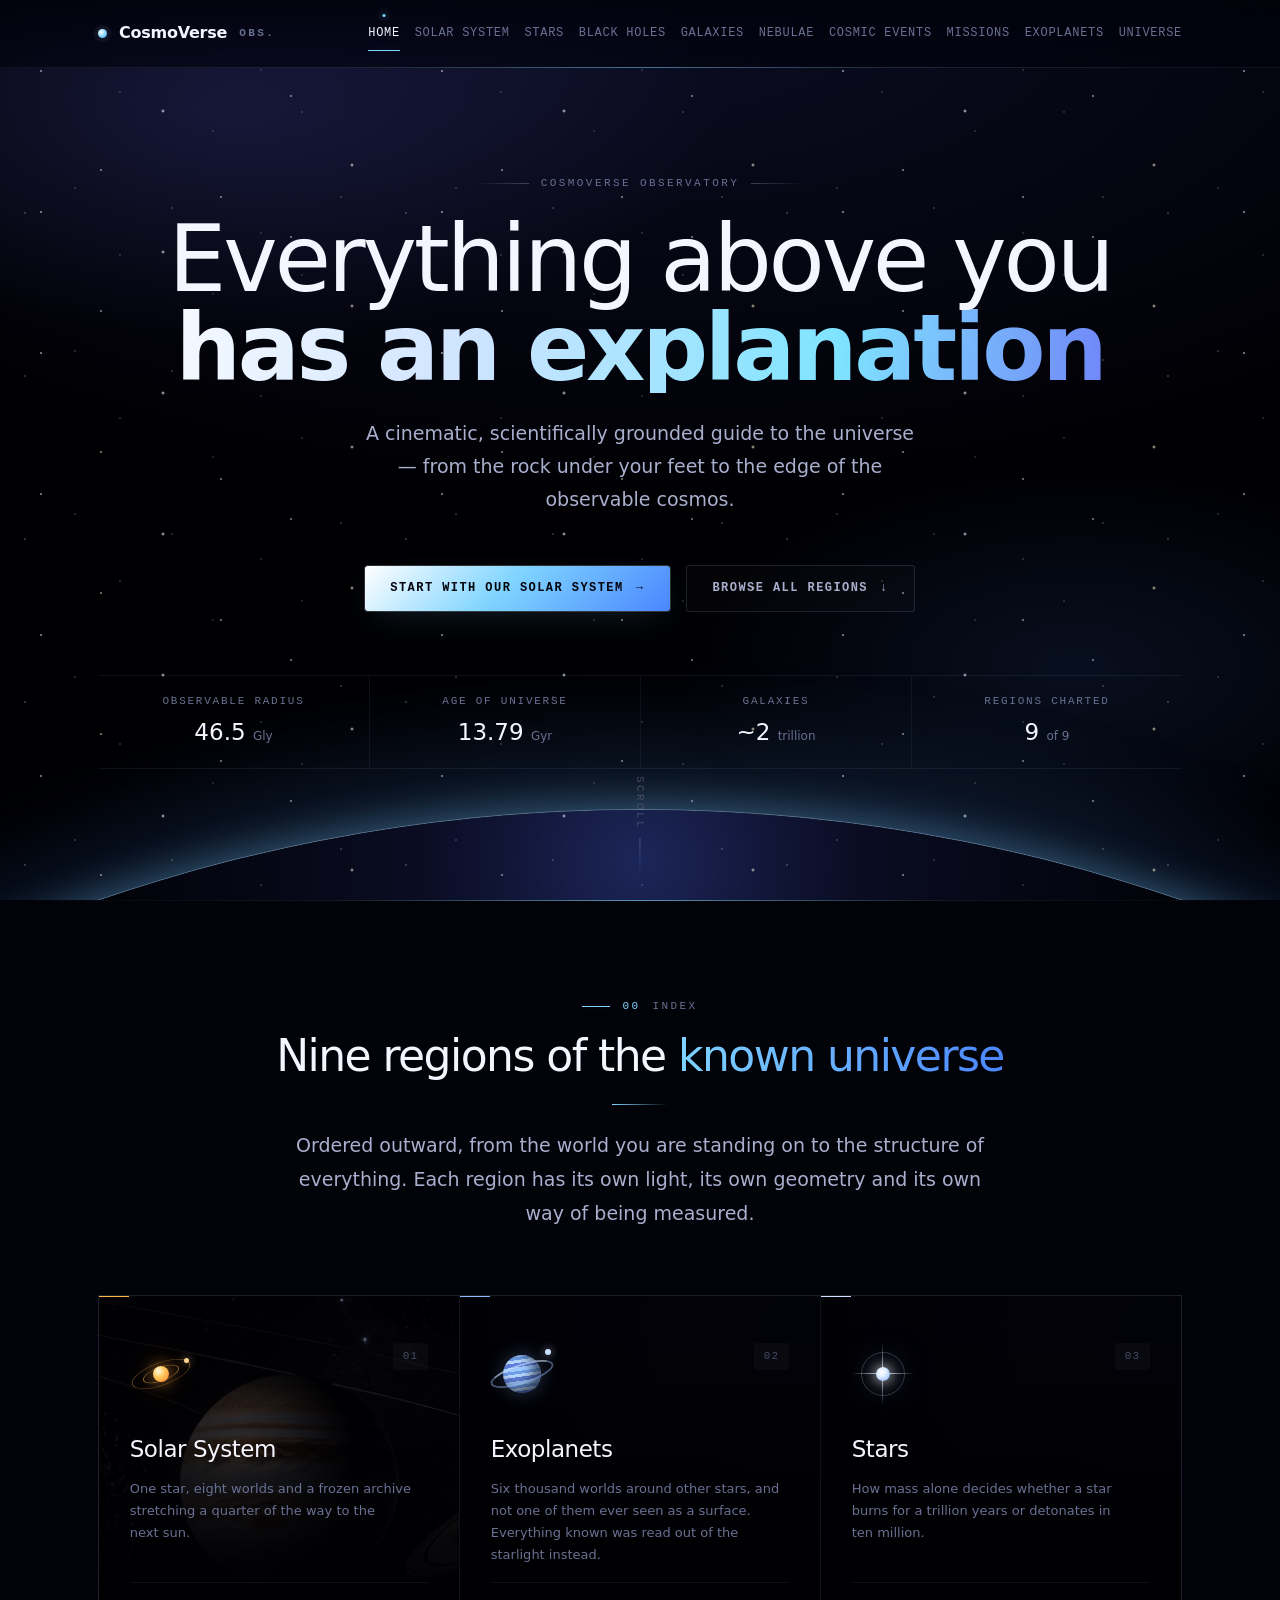
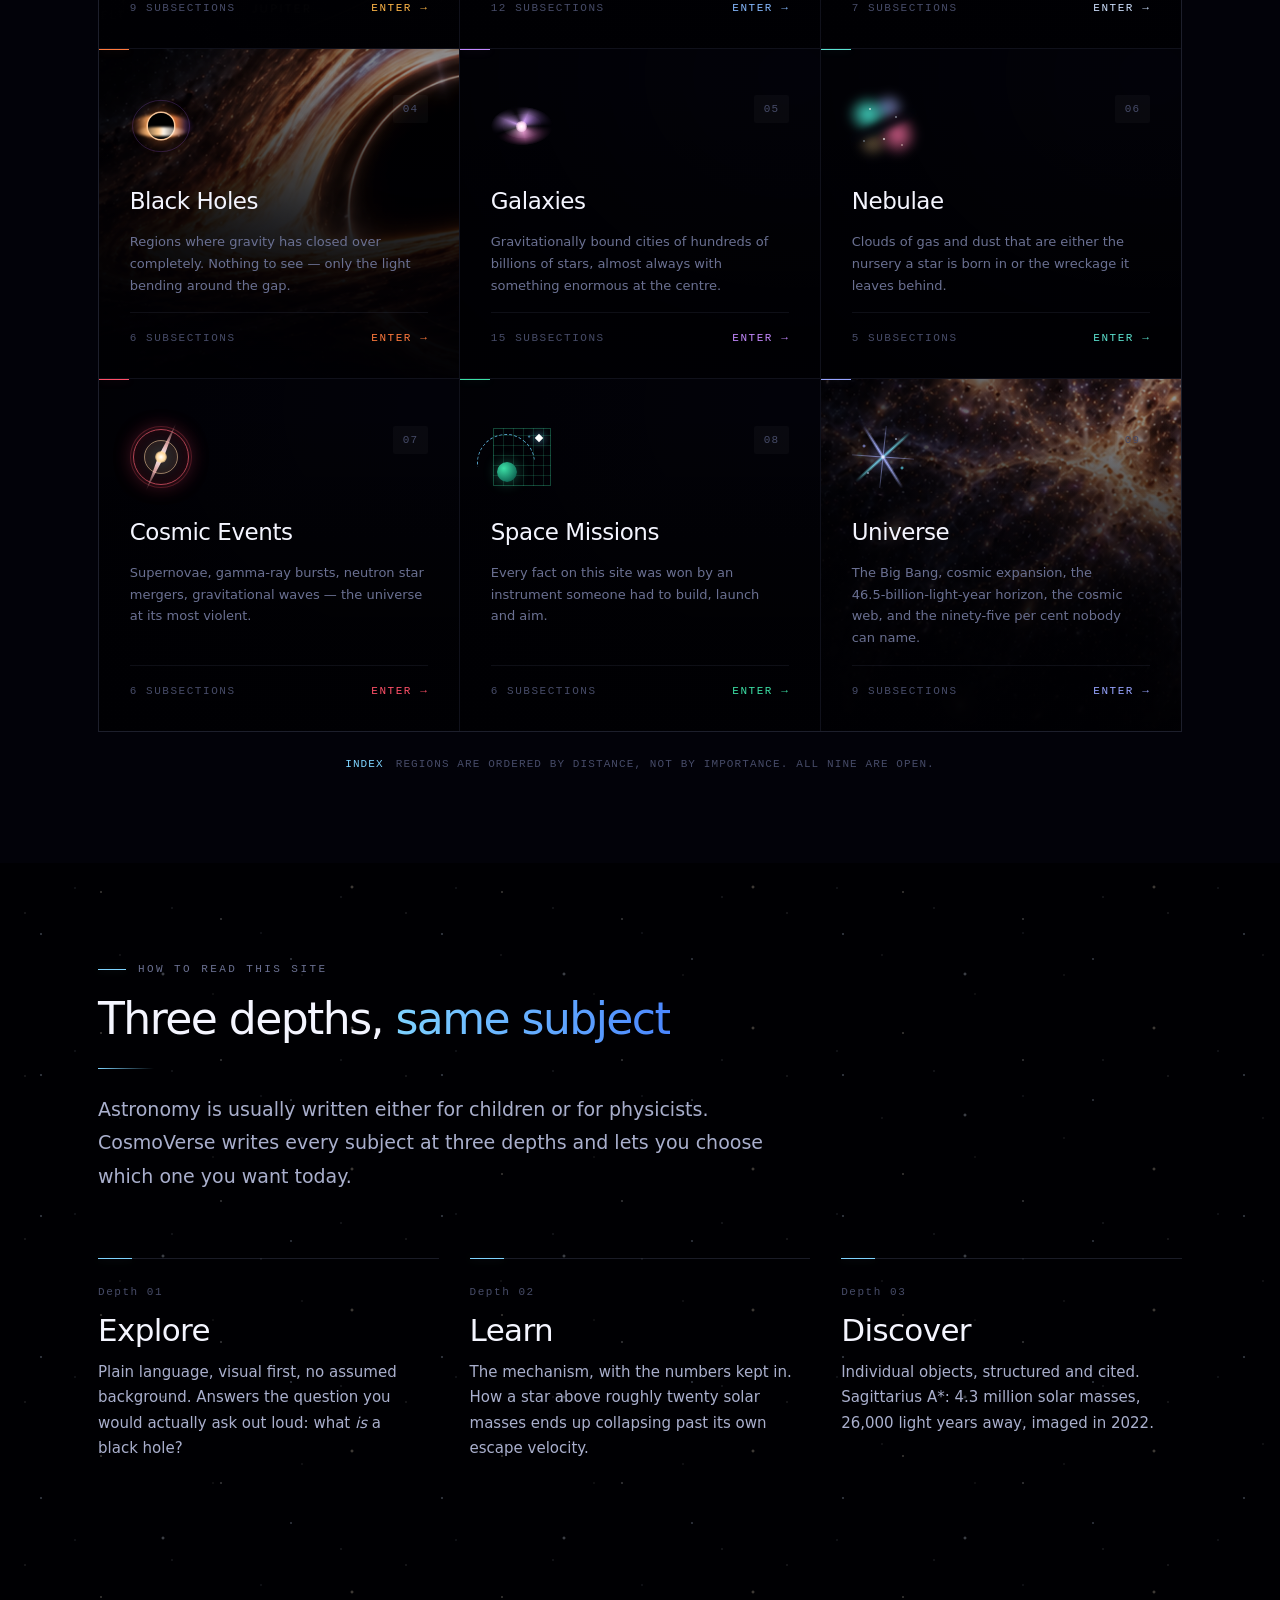
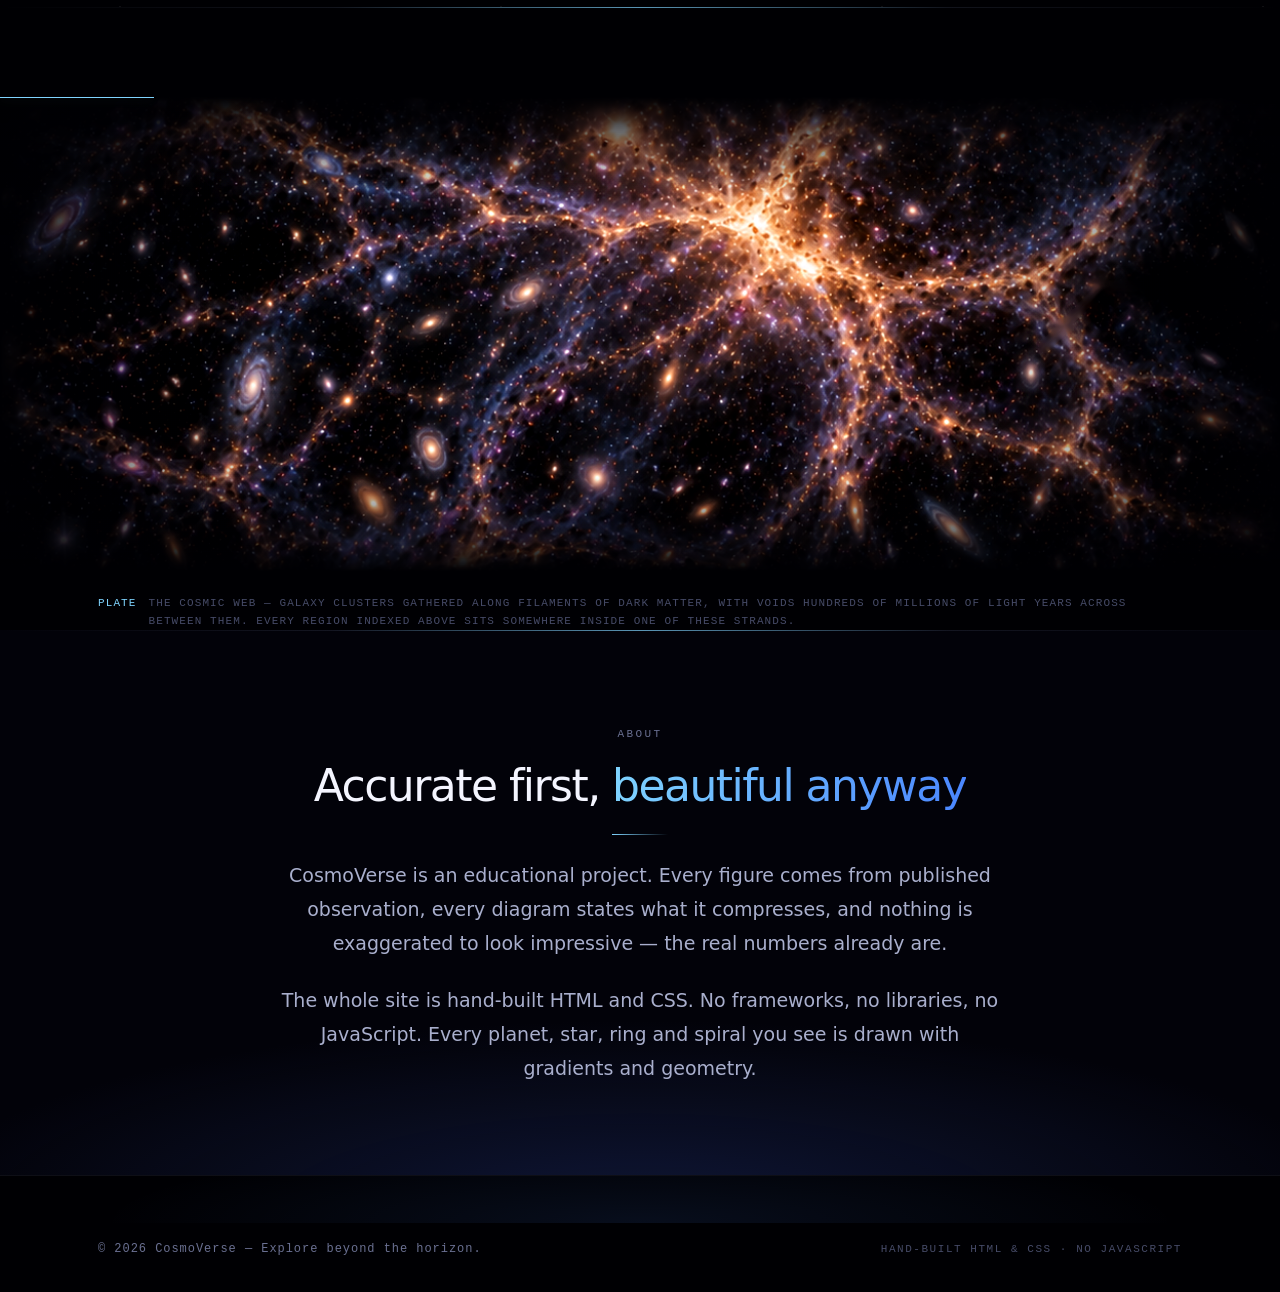
<file: index.html>
<!DOCTYPE html>
<html lang="en">
<head>
    <meta charset="UTF-8">
    <meta name="viewport" content="width=device-width, initial-scale=1.0">
    <meta name="description" content="CosmoVerse — a cinematic, scientifically grounded guide to the universe. Explore the Solar System, stars, black holes, galaxies, nebulae, cosmic events, space missions and cosmology.">
    <meta name="keywords" content="astronomy, space, solar system, planets, stars, galaxies, black holes, nebulae, cosmic events, space missions, cosmology, universe">
    <meta name="author" content="CosmoVerse">
    <meta name="theme-color" content="#000003">
    <title>CosmoVerse | Explore Beyond the Horizon</title>
    <link rel="stylesheet" href="css/style.css">
    <link rel="stylesheet" href="css/components.css">
</head>
<body>
    <a href="#explore" class="skip-link">Skip to content</a>

    <!-- Header / Navigation -->
    <header class="header">
        <div class="header-container">
            <a href="index.html" class="logo">
                CosmoVerse
                <span class="logo-mark">Obs.</span>
            </a>

            <!-- CSS-only mobile menu toggle (checkbox technique) -->
            <input type="checkbox" id="mobile-menu-checkbox" class="mobile-menu-checkbox">
            <label for="mobile-menu-checkbox" class="mobile-menu-toggle" aria-label="Toggle navigation menu">
                <span class="hamburger-line"></span>
                <span class="hamburger-line"></span>
                <span class="hamburger-line"></span>
            </label>

            <nav class="nav" aria-label="Main navigation">
                <ul class="nav-list">
                    <li><a href="index.html" class="nav-link active" aria-current="page">Home</a></li>
                    <li><a href="solar-system/index.html" class="nav-link">Solar System</a></li>
                    <li><a href="stars/index.html" class="nav-link">Stars</a></li>
                    <li><a href="black-holes/index.html" class="nav-link">Black Holes</a></li>
                    <li><a href="galaxies/index.html" class="nav-link">Galaxies</a></li>
                    <li><a href="nebulae/index.html" class="nav-link">Nebulae</a></li>
                    <li><a href="cosmic-events/index.html" class="nav-link">Cosmic Events</a></li>
                    <li><a href="missions/index.html" class="nav-link">Missions</a></li>
                    <li><a href="exoplanets/index.html" class="nav-link">Exoplanets</a></li>
                    <li><a href="universe/index.html" class="nav-link">Universe</a></li>
                </ul>
            </nav>
        </div>
    </header>

    <main>

        <!-- ============================================================
             HERO — the opening frame
             A planetary limb rising into the bottom of the shot, three
             depths of drifting starfield, and one occasional meteor.
             ============================================================ -->
        <section class="hero">
            <div class="hero__horizon" aria-hidden="true"></div>
            <div class="starfield" aria-hidden="true"></div>
            <div class="starfield-streak" aria-hidden="true"></div>

            <div class="hero__content">
                <p class="hero__eyebrow">CosmoVerse Observatory</p>
                <h1 class="hero__title">
                    Everything above you
                    <em>has an explanation</em>
                </h1>
                <p class="hero__lede">A cinematic, scientifically grounded guide to the universe — from the rock under your feet to the edge of the observable cosmos.</p>

                <div class="hero__actions">
                    <a href="solar-system/index.html" class="btn btn--primary">
                        Start with our Solar System
                        <span class="btn__arrow" aria-hidden="true">&rarr;</span>
                    </a>
                    <a href="#explore" class="btn btn--ghost btn--down">
                        Browse all regions
                        <span class="btn__arrow" aria-hidden="true">&darr;</span>
                    </a>
                </div>

                <dl class="hero__telemetry">
                    <div>
                        <dt>Observable radius</dt>
                        <dd>46.5 <small>Gly</small></dd>
                    </div>
                    <div>
                        <dt>Age of universe</dt>
                        <dd>13.79 <small>Gyr</small></dd>
                    </div>
                    <div>
                        <dt>Galaxies</dt>
                        <dd>~2 <small>trillion</small></dd>
                    </div>
                    <div>
                        <dt>Regions charted</dt>
                        <dd>9 <small>of 9</small></dd>
                    </div>
                </dl>
            </div>

            <p class="hero__cue" aria-hidden="true">Scroll</p>
        </section>


        <!-- ============================================================
             THE NINE REGIONS
             A contact sheet of observation plates. Each tile carries its
             own domain theme, its own field geometry and its own emblem
             — so this grid is simultaneously the site's navigation and
             its living visual reference. Whatever personality a subject
             shows here is exactly what its section inherits when built.
             ============================================================ -->
        <section id="explore" class="shell shell--abyss shell--seam">
            <div class="container">
                <header class="head head--center">
                    <p class="eyebrow"><span class="eyebrow__id">00</span> Index</p>
                    <h2 class="head__title">Nine regions of the <em>known universe</em></h2>
                    <div class="head__rule"></div>
                    <p class="head__lede">Ordered outward, from the world you are standing on to the structure of everything. Each region has its own light, its own geometry and its own way of being measured.</p>
                </header>

                <div class="domain-grid">

                    <!-- 01 · Solar System — live -->
                    <a href="solar-system/index.html" class="tile dm-solar">
                        <span class="tile__rule" aria-hidden="true"></span>
                        <!-- Nudged up and held back a little. This is the
                             one frame with labels baked along its middle
                             (MERCURY, VENUS, JUPITER and so on), and at
                             the default crop "JUPITER" landed across the
                             tile's body copy. Shifting the window up puts
                             the labels under the heaviest part of the
                             scrim, and it is also the brightest of the
                             nine, so it needs less opacity than the rest
                             to sit at the same weight. -->
                        <div class="tile__shot" aria-hidden="true"
                             style="--shot-y:4%;--shot-opacity:0.5">
                            <img src="images/solar-system.png" alt="" decoding="async">
                        </div>
                        <div class="field field--orbital" aria-hidden="true"></div>
                        <div class="tile__head">
                            <span class="emblem emblem--solar" aria-hidden="true"><i></i></span>
                            <span class="chip chip--muted">01</span>
                        </div>
                        <h3 class="tile__title">Solar System</h3>
                        <p class="tile__text">One star, eight worlds and a frozen archive stretching a quarter of the way to the next sun.</p>
                        <p class="tile__foot">
                            <span>9 subsections</span>
                            <span class="tile__enter">Enter <span aria-hidden="true">&rarr;</span></span>
                        </p>
                    </a>

                    <!-- 02 · Exoplanets — live
                         Keeps dm-planets and field--banded rather than the
                         region's own dm-exo and field--transit, because
                         both of those are declared in css/exoplanets.css
                         and this page does not load it. Pulling a whole
                         page stylesheet in for one tile would cost more
                         than the hue is worth, so the tile stays in
                         reflected-daylight blue and the region it opens
                         is cyan and gold. -->
                    <a href="exoplanets/index.html" class="tile dm-planets">
                        <span class="tile__rule" aria-hidden="true"></span>
                        <div class="tile__shot" aria-hidden="true">
                            <img src="images/exoplanets.png" alt="" loading="lazy" decoding="async">
                        </div>
                        <div class="field field--banded" aria-hidden="true"></div>
                        <div class="tile__head">
                            <span class="emblem emblem--planets" aria-hidden="true"><i></i></span>
                            <span class="chip chip--muted">02</span>
                        </div>
                        <h3 class="tile__title">Exoplanets</h3>
                        <p class="tile__text">Six thousand worlds around other stars, and not one of them ever seen as a surface. Everything known was read out of the starlight instead.</p>
                        <p class="tile__foot">
                            <span>12 subsections</span>
                            <span class="tile__enter">Enter <span aria-hidden="true">&rarr;</span></span>
                        </p>
                    </a>

                    <!-- 03 · Stars — live -->
                    <a href="stars/index.html" class="tile dm-stars">
                        <span class="tile__rule" aria-hidden="true"></span>
                        <div class="tile__shot" aria-hidden="true">
                            <img src="images/stars.png" alt="" decoding="async">
                        </div>
                        <div class="field field--spectral" aria-hidden="true"></div>
                        <div class="tile__head">
                            <span class="emblem emblem--stars" aria-hidden="true"><i></i></span>
                            <span class="chip chip--muted">03</span>
                        </div>
                        <h3 class="tile__title">Stars</h3>
                        <p class="tile__text">How mass alone decides whether a star burns for a trillion years or detonates in ten million.</p>
                        <p class="tile__foot">
                            <span>7 subsections</span>
                            <span class="tile__enter">Enter <span aria-hidden="true">&rarr;</span></span>
                        </p>
                    </a>

                    <!-- 04 · Black Holes — live -->
                    <a href="black-holes/index.html" class="tile dm-holes">
                        <span class="tile__rule" aria-hidden="true"></span>
                        <div class="tile__shot" aria-hidden="true">
                            <img src="images/black-holes.png" alt="" decoding="async">
                        </div>
                        <div class="field field--lensing" aria-hidden="true"></div>
                        <div class="tile__head">
                            <span class="emblem emblem--holes" aria-hidden="true"><i></i></span>
                            <span class="chip chip--muted">04</span>
                        </div>
                        <h3 class="tile__title">Black Holes</h3>
                        <p class="tile__text">Regions where gravity has closed over completely. Nothing to see — only the light bending around the gap.</p>
                        <p class="tile__foot">
                            <span>6 subsections</span>
                            <span class="tile__enter">Enter <span aria-hidden="true">&rarr;</span></span>
                        </p>
                    </a>

                    <!-- 05 · Galaxies — live -->
                    <a href="galaxies/index.html" class="tile dm-galaxies">
                        <span class="tile__rule" aria-hidden="true"></span>
                        <div class="tile__shot" aria-hidden="true">
                            <img src="images/galaxies.png" alt="" loading="lazy" decoding="async">
                        </div>
                        <div class="field field--spiral" aria-hidden="true"></div>
                        <div class="tile__head">
                            <span class="emblem emblem--galaxies" aria-hidden="true"><i></i></span>
                            <span class="chip chip--muted">05</span>
                        </div>
                        <h3 class="tile__title">Galaxies</h3>
                        <p class="tile__text">Gravitationally bound cities of hundreds of billions of stars, almost always with something enormous at the centre.</p>
                        <p class="tile__foot">
                            <span>15 subsections</span>
                            <span class="tile__enter">Enter <span aria-hidden="true">&rarr;</span></span>
                        </p>
                    </a>

                    <!-- 06 · Nebulae — live -->
                    <a href="nebulae/index.html" class="tile dm-nebulae">
                        <span class="tile__rule" aria-hidden="true"></span>
                        <div class="tile__shot" aria-hidden="true">
                            <img src="images/nebulae.png" alt="" loading="lazy" decoding="async">
                        </div>
                        <div class="field field--emission" aria-hidden="true"></div>
                        <div class="tile__head">
                            <span class="emblem emblem--nebulae" aria-hidden="true"><i></i></span>
                            <span class="chip chip--muted">06</span>
                        </div>
                        <h3 class="tile__title">Nebulae</h3>
                        <p class="tile__text">Clouds of gas and dust that are either the nursery a star is born in or the wreckage it leaves behind.</p>
                        <p class="tile__foot">
                            <span>5 subsections</span>
                            <span class="tile__enter">Enter <span aria-hidden="true">&rarr;</span></span>
                        </p>
                    </a>

                    <!-- 07 · Cosmic Events — live -->
                    <a href="cosmic-events/index.html" class="tile dm-events">
                        <span class="tile__rule" aria-hidden="true"></span>
                        <div class="tile__shot" aria-hidden="true">
                            <img src="images/cosmic-events.png" alt="" loading="lazy" decoding="async">
                        </div>
                        <div class="field field--burst" aria-hidden="true"></div>
                        <div class="tile__head">
                            <span class="emblem emblem--events" aria-hidden="true"><i></i></span>
                            <span class="chip chip--muted">07</span>
                        </div>
                        <h3 class="tile__title">Cosmic Events</h3>
                        <p class="tile__text">Supernovae, gamma-ray bursts, neutron star mergers, gravitational waves — the universe at its most violent.</p>
                        <p class="tile__foot">
                            <span>6 subsections</span>
                            <span class="tile__enter">Enter <span aria-hidden="true">&rarr;</span></span>
                        </p>
                    </a>

                    <!-- 08 · Space Missions — live -->
                    <a href="missions/index.html" class="tile dm-missions">
                        <span class="tile__rule" aria-hidden="true"></span>
                        <div class="tile__shot" aria-hidden="true">
                            <img src="images/missions.png" alt="" loading="lazy" decoding="async">
                        </div>
                        <div class="field field--telemetry" aria-hidden="true"></div>
                        <div class="tile__head">
                            <span class="emblem emblem--missions" aria-hidden="true"><i></i></span>
                            <span class="chip chip--muted">08</span>
                        </div>
                        <h3 class="tile__title">Space Missions</h3>
                        <p class="tile__text">Every fact on this site was won by an instrument someone had to build, launch and aim.</p>
                        <p class="tile__foot">
                            <span>6 subsections</span>
                            <span class="tile__enter">Enter <span aria-hidden="true">&rarr;</span></span>
                        </p>
                    </a>

                    <!-- 09 · Universe — live. The last tile to unlock, and
                         the one whose photograph is reused as the full-bleed
                         scale plate further down this page. -->
                    <a href="universe/index.html" class="tile dm-universe">
                        <span class="tile__rule" aria-hidden="true"></span>
                        <div class="tile__shot" aria-hidden="true">
                            <img src="images/universe.png" alt="" loading="lazy" decoding="async">
                        </div>
                        <div class="field field--web" aria-hidden="true"></div>
                        <div class="tile__head">
                            <span class="emblem emblem--universe" aria-hidden="true"><i></i></span>
                            <span class="chip chip--muted">09</span>
                        </div>
                        <h3 class="tile__title">Universe</h3>
                        <p class="tile__text">The Big Bang, cosmic expansion, the 46.5-billion-light-year horizon, the cosmic web, and the ninety-five per cent nobody can name.</p>
                        <p class="tile__foot">
                            <span>9 subsections</span>
                            <span class="tile__enter">Enter <span aria-hidden="true">&rarr;</span></span>
                        </p>
                    </a>

                </div>

                <p class="caption caption--center">
                    <span class="caption__id">Index</span>
                    Regions are ordered by distance, not by importance. All nine are open.
                </p>
            </div>
        </section>


        <!-- ============================================================
             THREE DEPTHS
             The site's reading contract, stated plainly.
             ============================================================ -->
        <section class="shell shell--void">
            <div class="starfield" style="--stars-opacity:0.45" aria-hidden="true"></div>

            <div class="container">
                <header class="head">
                    <p class="eyebrow">How to read this site</p>
                    <h2 class="head__title">Three depths, <em>same subject</em></h2>
                    <div class="head__rule"></div>
                    <p class="head__lede">Astronomy is usually written either for children or for physicists. CosmoVerse writes every subject at three depths and lets you choose which one you want today.</p>
                </header>

                <div class="plate-grid plate-grid--2">
                    <article class="plate">
                        <div class="plate__meta">
                            <span class="plate__index">Depth 01</span>
                        </div>
                        <div class="plate__title-row">
                            <h3 class="plate__title">Explore</h3>
                        </div>
                        <p class="plate__text">Plain language, visual first, no assumed background. Answers the question you would actually ask out loud: what <em>is</em> a black hole?</p>
                    </article>

                    <article class="plate">
                        <div class="plate__meta">
                            <span class="plate__index">Depth 02</span>
                        </div>
                        <div class="plate__title-row">
                            <h3 class="plate__title">Learn</h3>
                        </div>
                        <p class="plate__text">The mechanism, with the numbers kept in. How a star above roughly twenty solar masses ends up collapsing past its own escape velocity.</p>
                    </article>

                    <article class="plate">
                        <div class="plate__meta">
                            <span class="plate__index">Depth 03</span>
                        </div>
                        <div class="plate__title-row">
                            <h3 class="plate__title">Discover</h3>
                        </div>
                        <p class="plate__text">Individual objects, structured and cited. Sagittarius A*: 4.3 million solar masses, 26,000 light years away, imaged in 2022.</p>
                    </article>
                </div>
            </div>
        </section>


        <!-- ============================================================
             SCALE PLATE
             The one full-bleed photograph on the home page, and the
             closing statement before the About copy: everything the
             index just listed, at the only scale where all of it fits
             in one frame. Cropped to the clean middle band of the
             source — see the plate imagery notes in components.css.
             ============================================================ -->
        <section class="shell shell--void shell--seam" style="padding-bottom:0">
            <figure class="shot-figure">
                <div class="shot shot--deep">
                    <img class="shot__img"
                         src="images/universe.png"
                         alt="The large-scale structure of the universe: clusters of galaxies strung along luminous filaments of the cosmic web, separated by darker voids."
                         loading="lazy" decoding="async">
                </div>
                <div class="container">
                    <figcaption class="caption">
                        <span class="caption__id">Plate</span>
                        The cosmic web &mdash; galaxy clusters gathered along filaments of dark matter, with voids hundreds of millions of light years across between them. Every region indexed above sits somewhere inside one of these strands.
                    </figcaption>
                </div>
            </figure>
        </section>


        <!-- ============================================================
             ABOUT
             ============================================================ -->
        <section class="shell shell--rise shell--seam">
            <div class="container container--narrow">
                <div class="head head--center" style="margin-bottom:0">
                    <p class="eyebrow eyebrow--bare">About</p>
                    <h2 class="head__title">Accurate first, <em>beautiful anyway</em></h2>
                    <div class="head__rule"></div>
                    <p class="head__lede">CosmoVerse is an educational project. Every figure comes from published observation, every diagram states what it compresses, and nothing is exaggerated to look impressive — the real numbers already are.</p>
                    <p class="head__lede">The whole site is hand-built HTML and CSS. No frameworks, no libraries, no JavaScript. Every planet, star, ring and spiral you see is drawn with gradients and geometry.</p>
                </div>
            </div>
        </section>

    </main>

    <!-- Footer -->
    <footer class="footer">
        <div class="container footer-inner">
            <p class="footer-text">&copy; 2026 CosmoVerse &mdash; Explore beyond the horizon.</p>
            <p class="footer-note">Hand-built HTML &amp; CSS &middot; No JavaScript</p>
        </div>
    </footer>
</body>
</html>
</file>
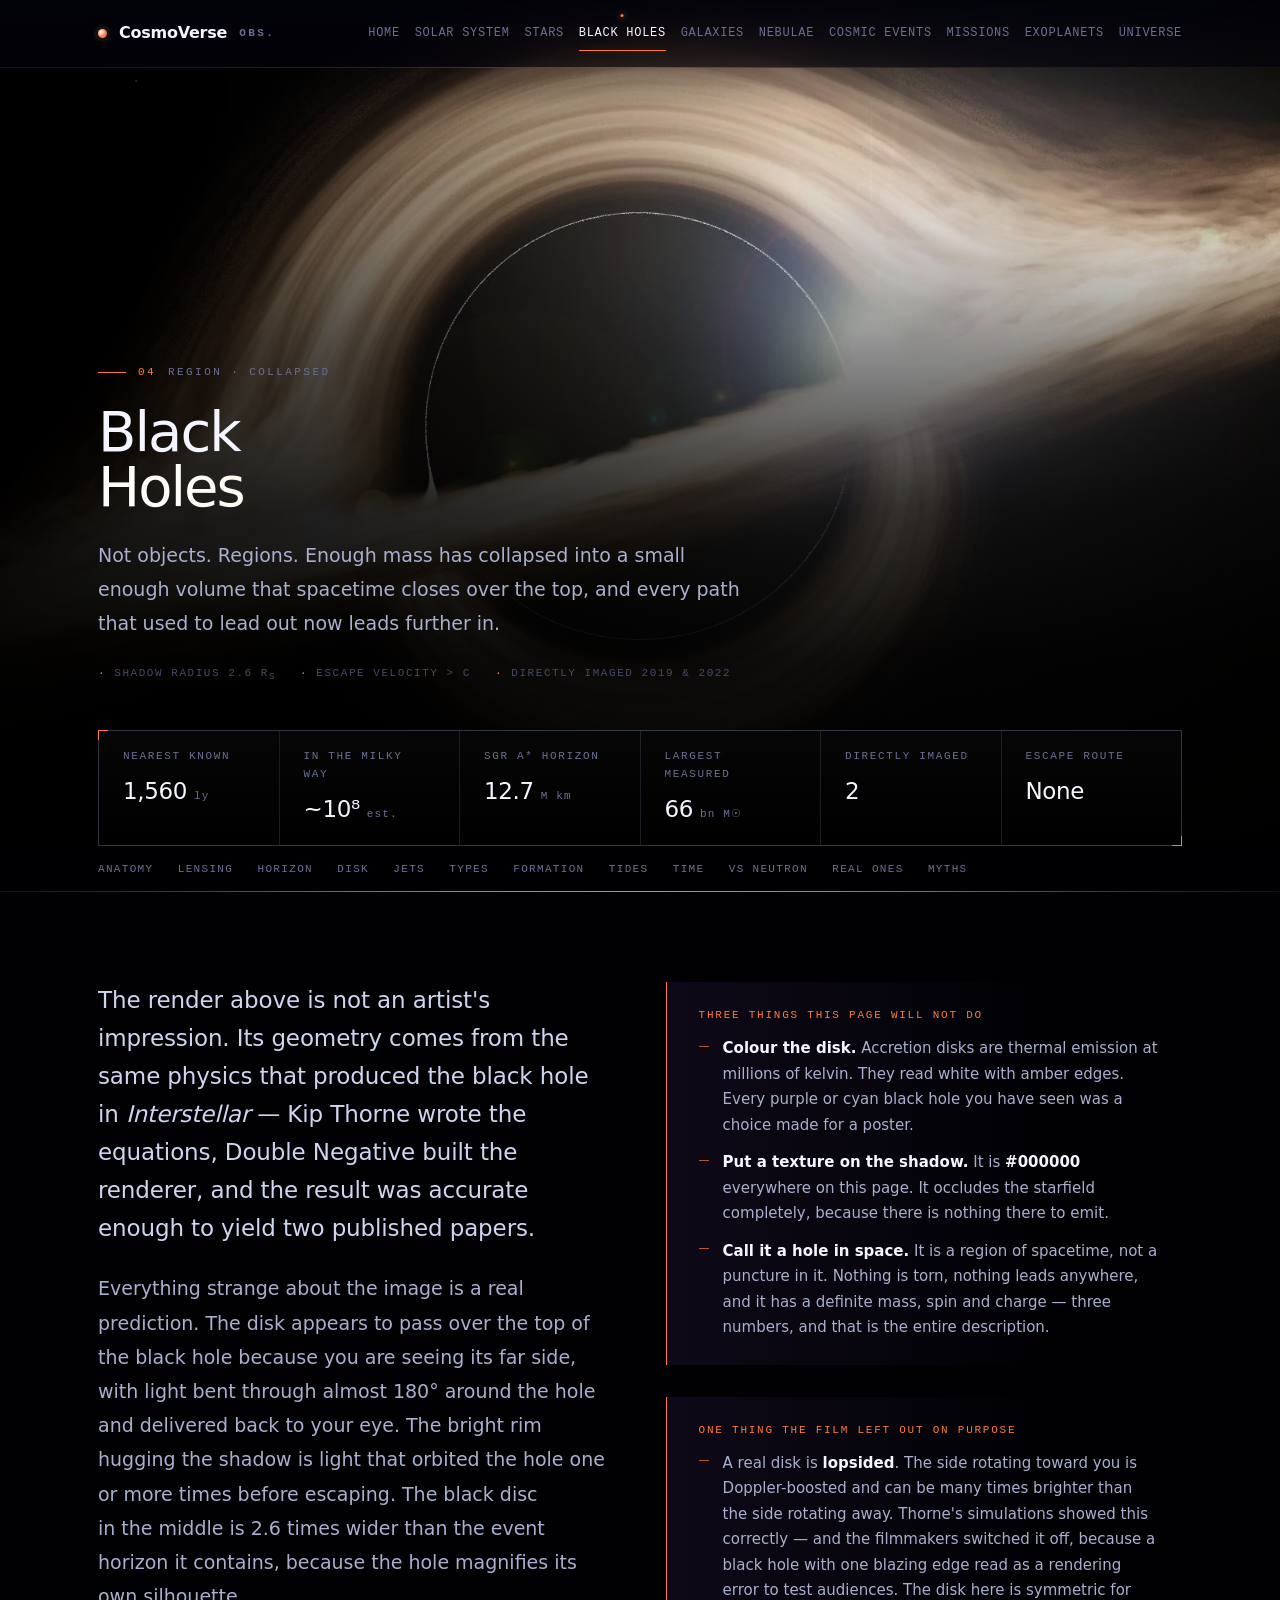
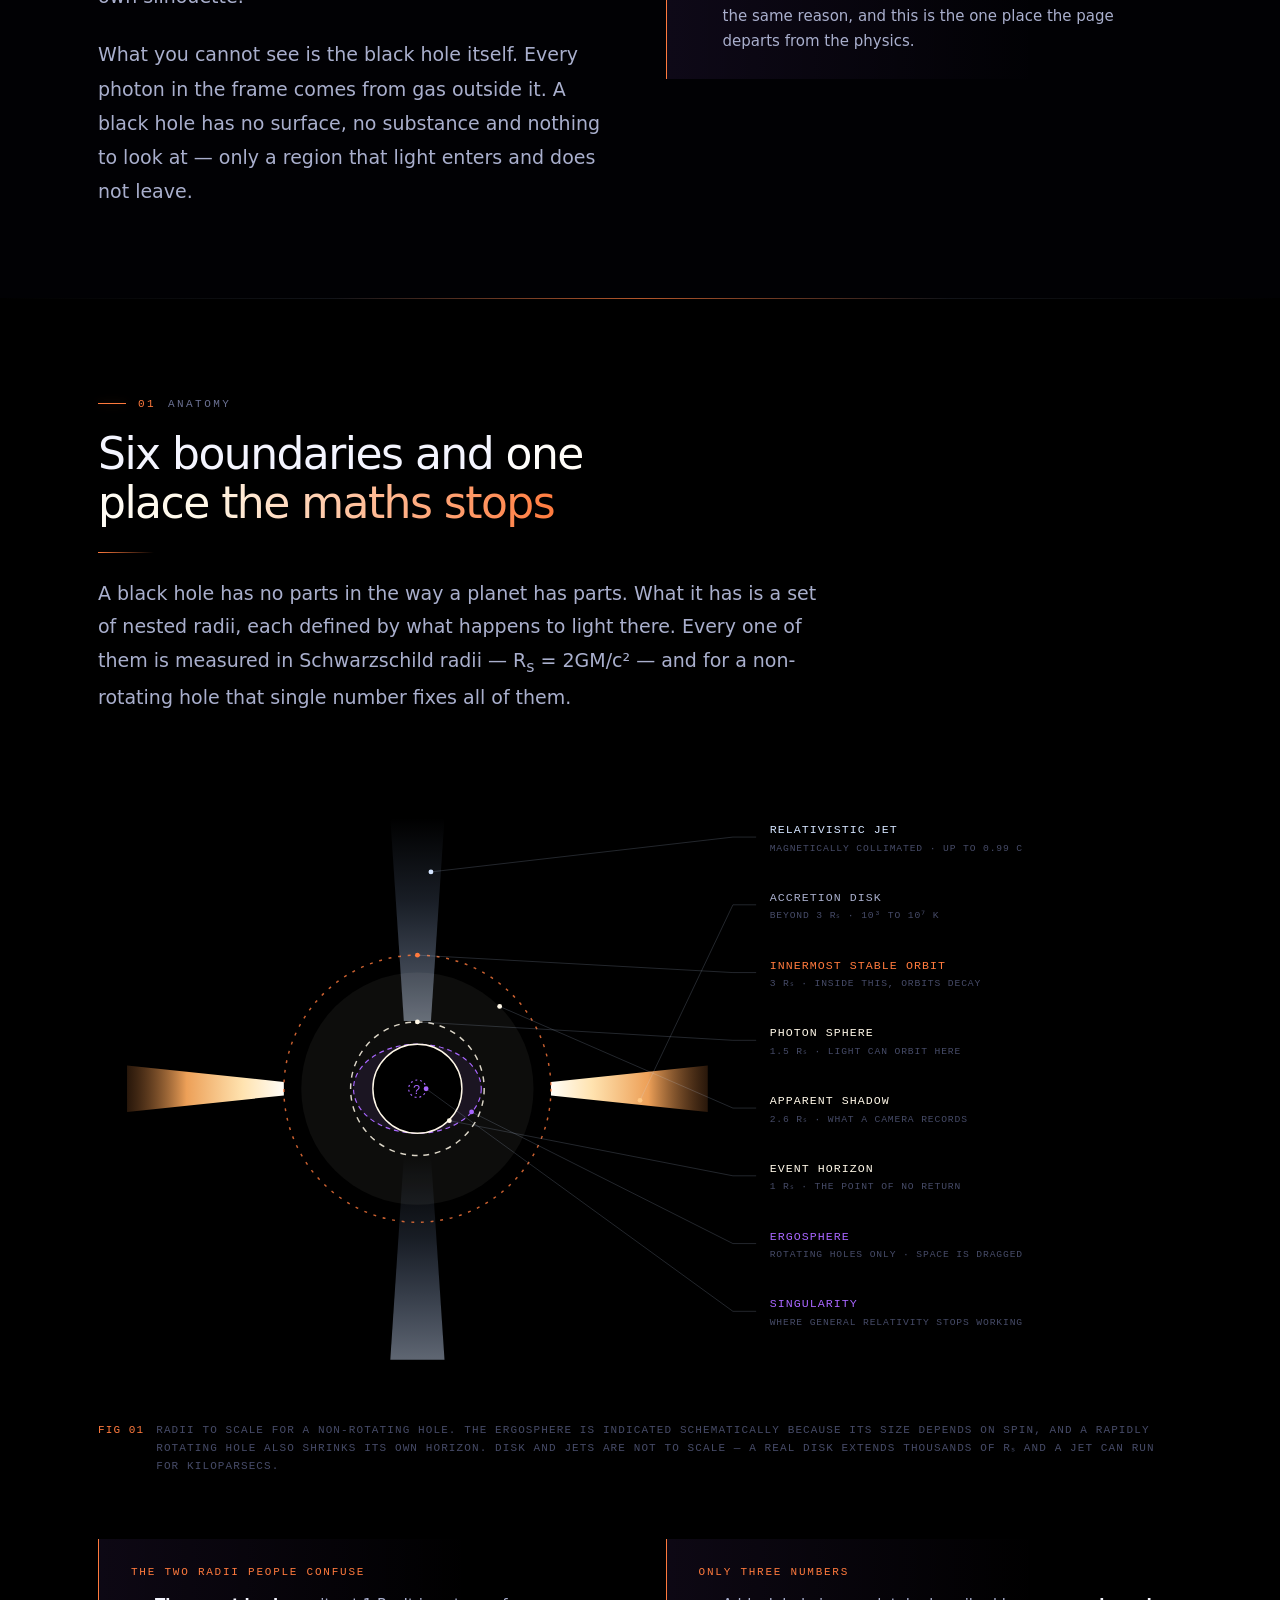
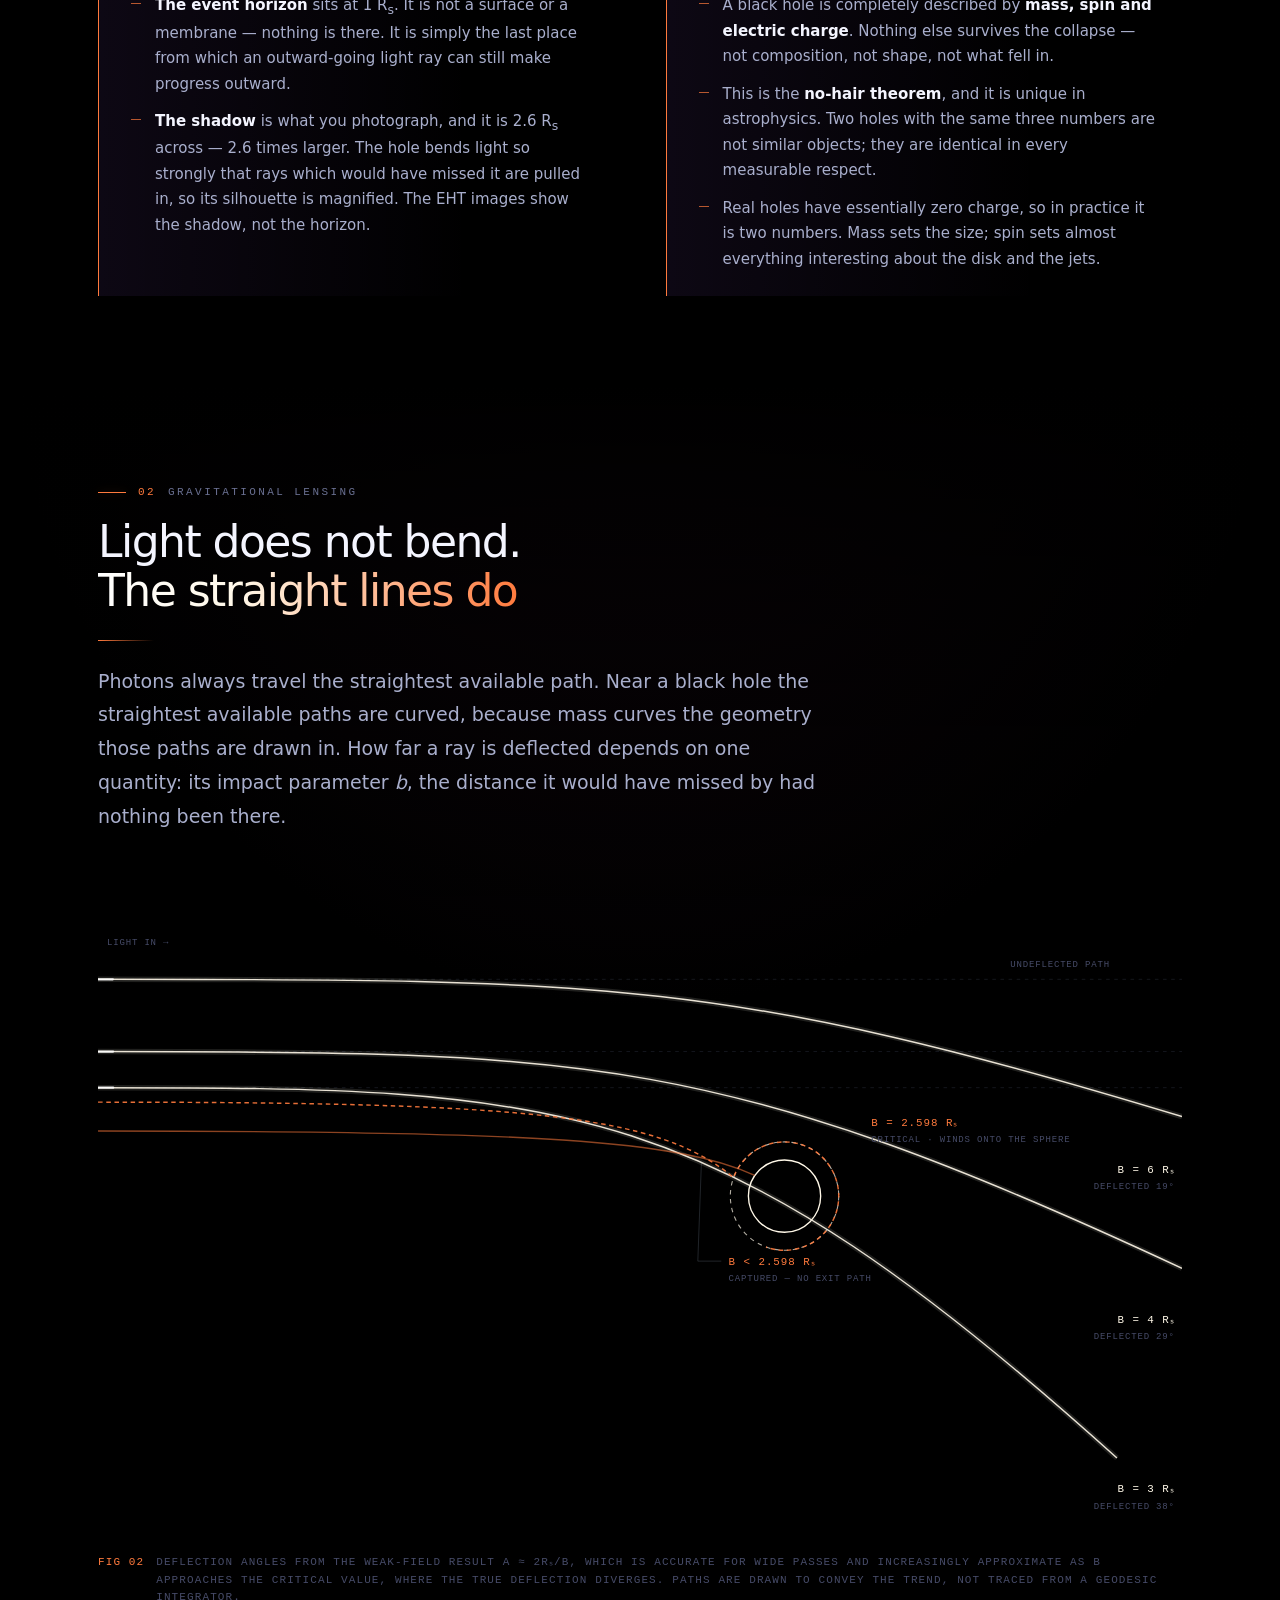
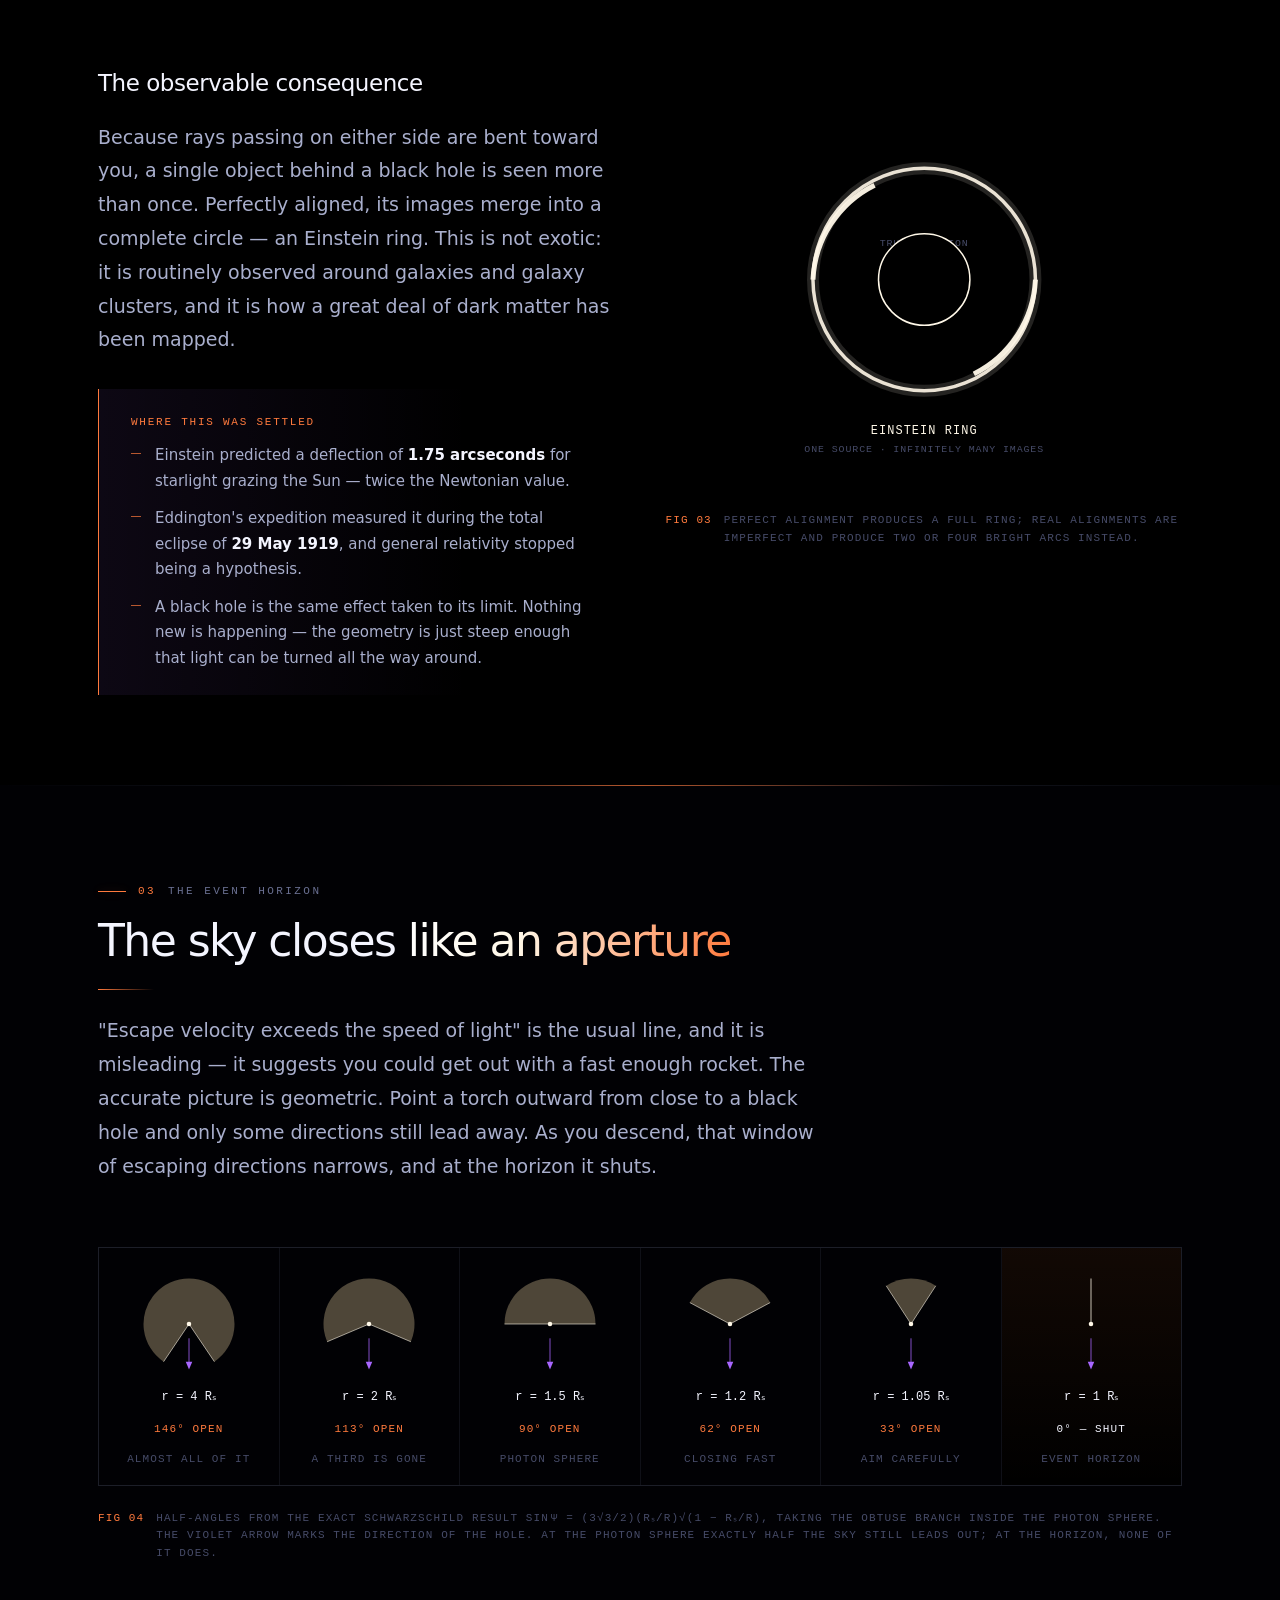
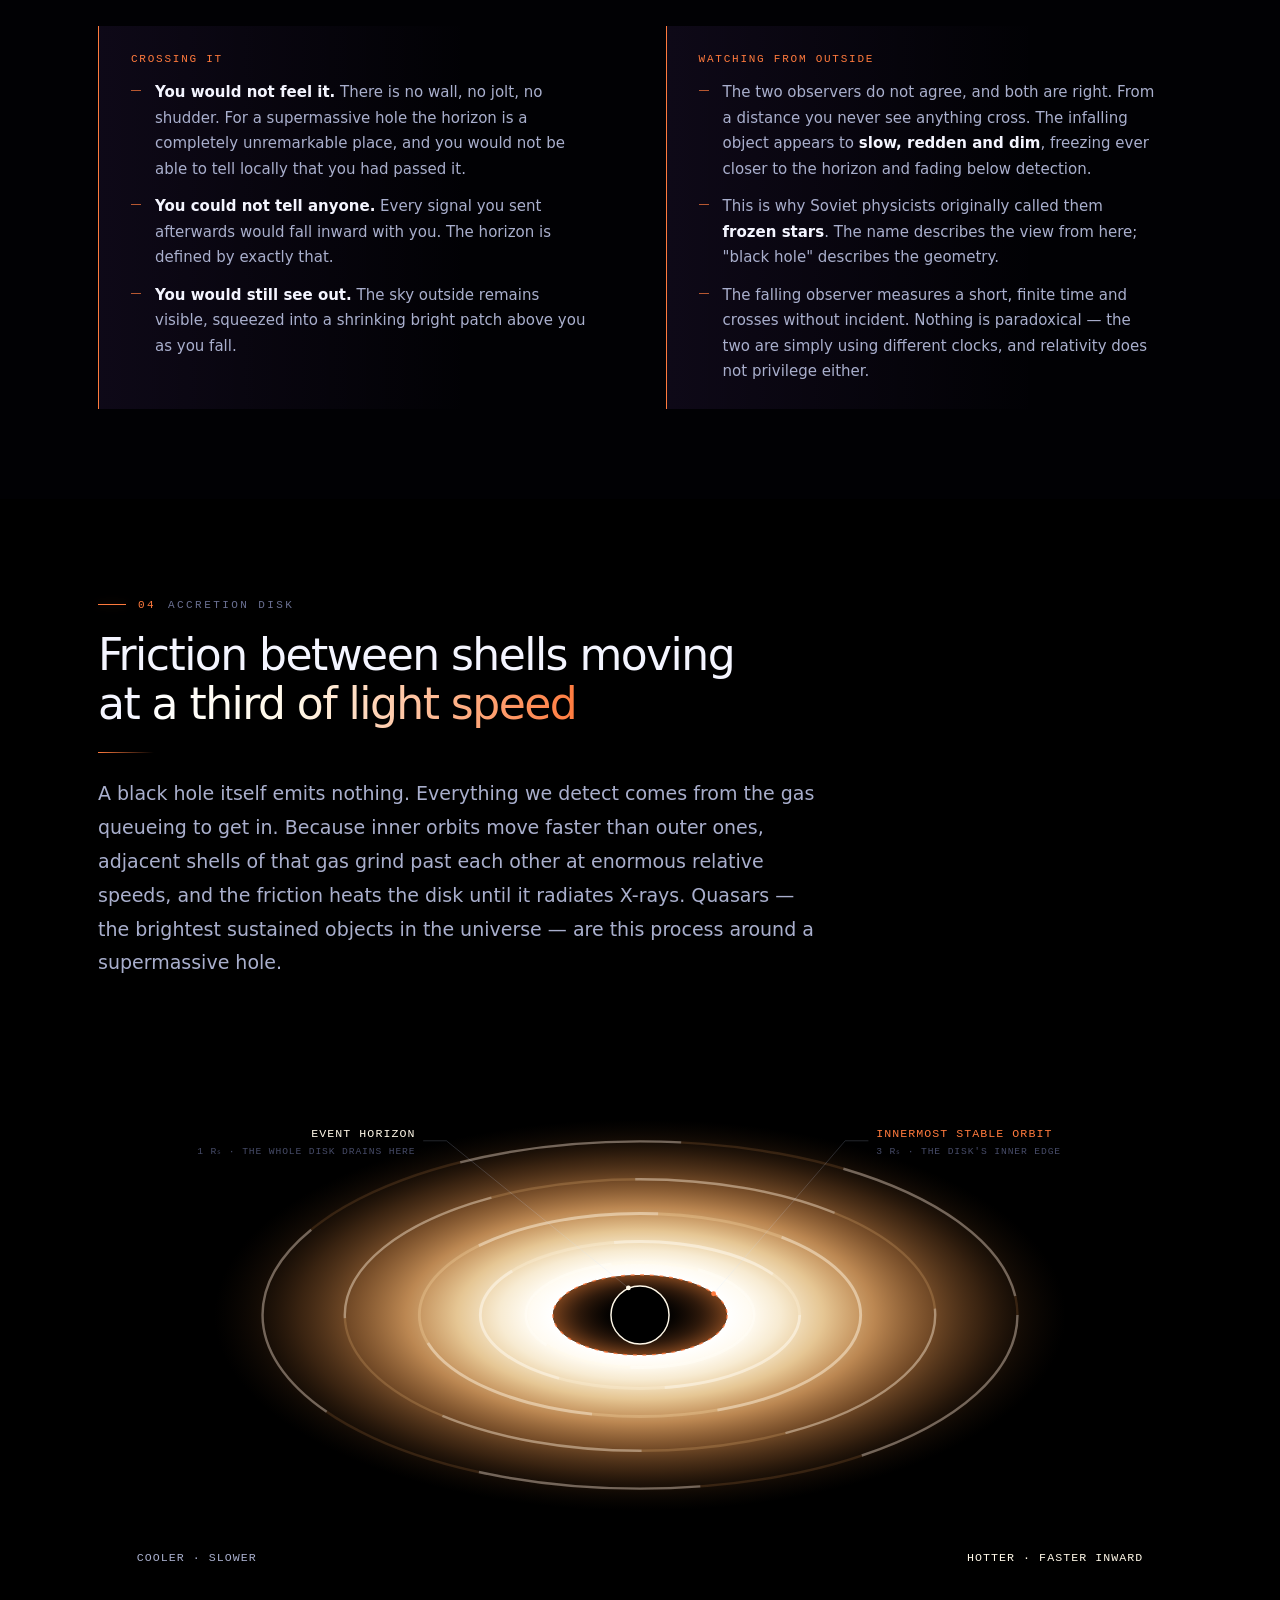
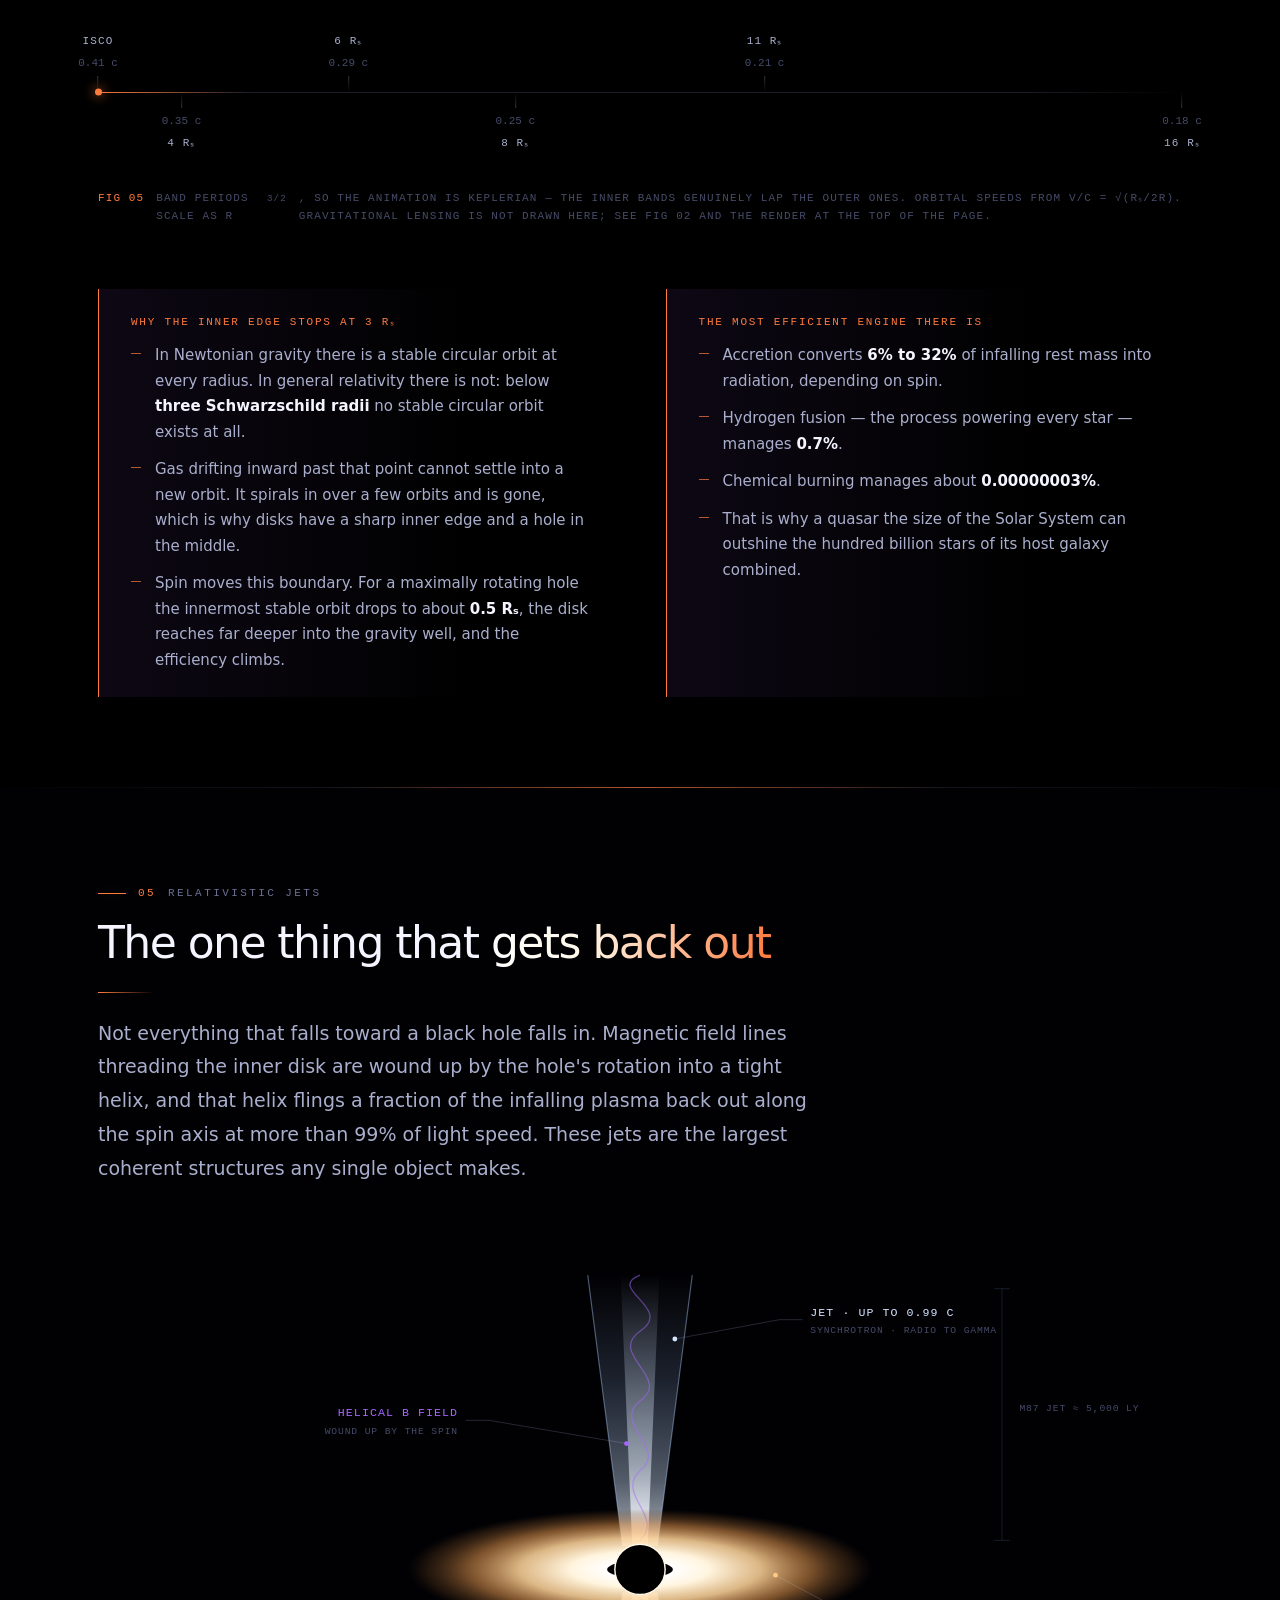
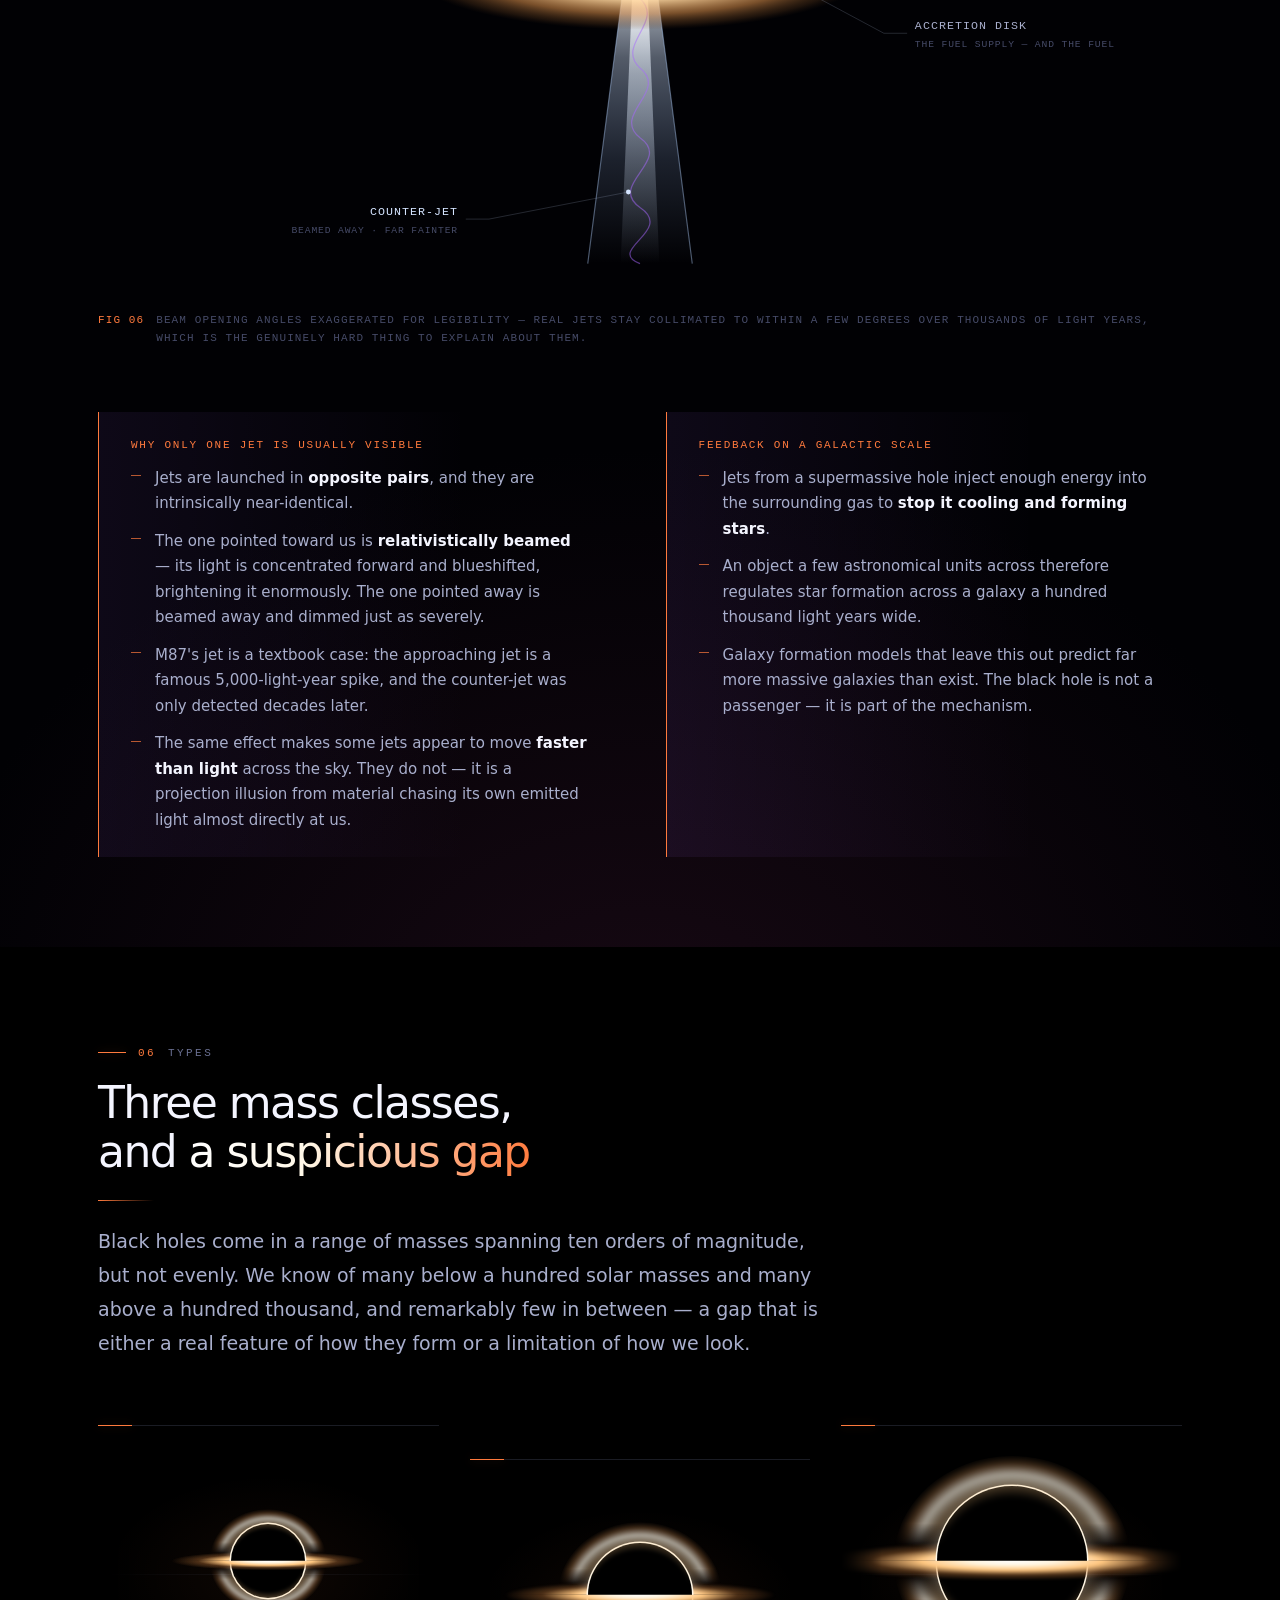
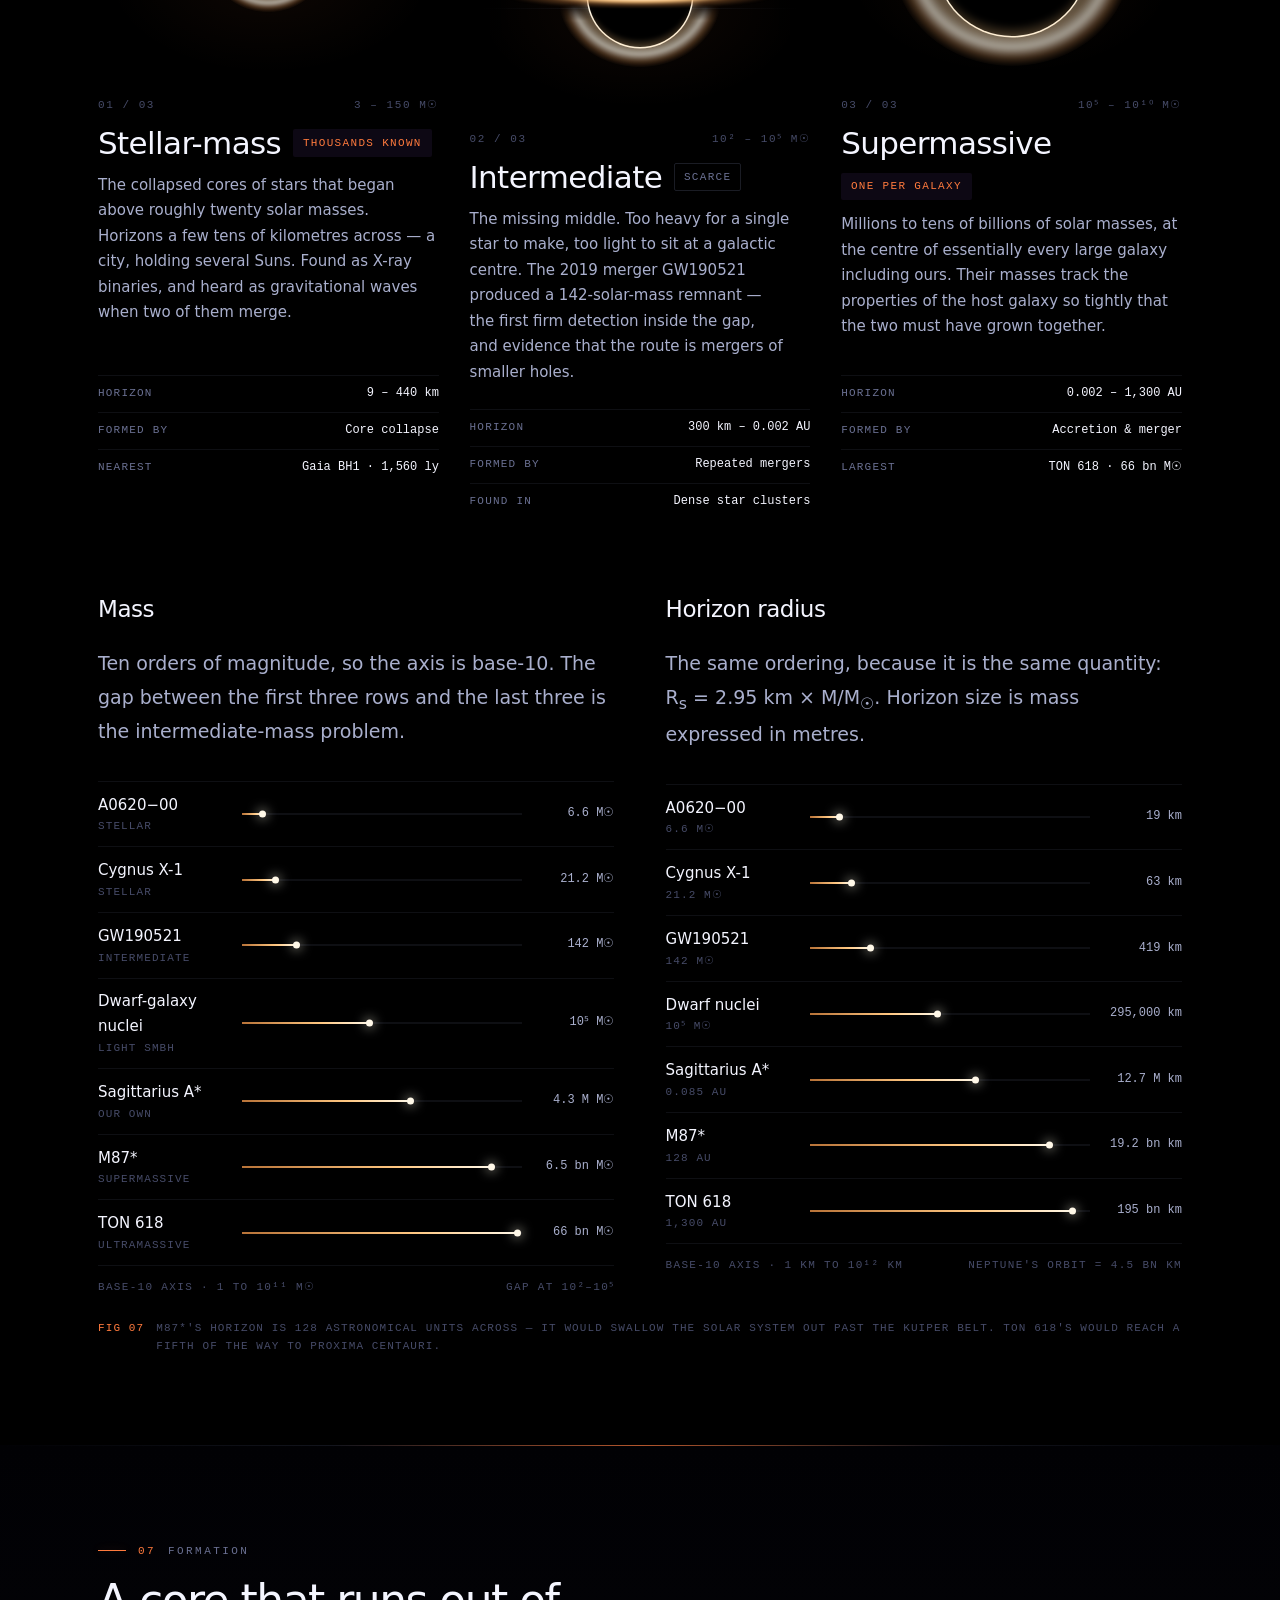
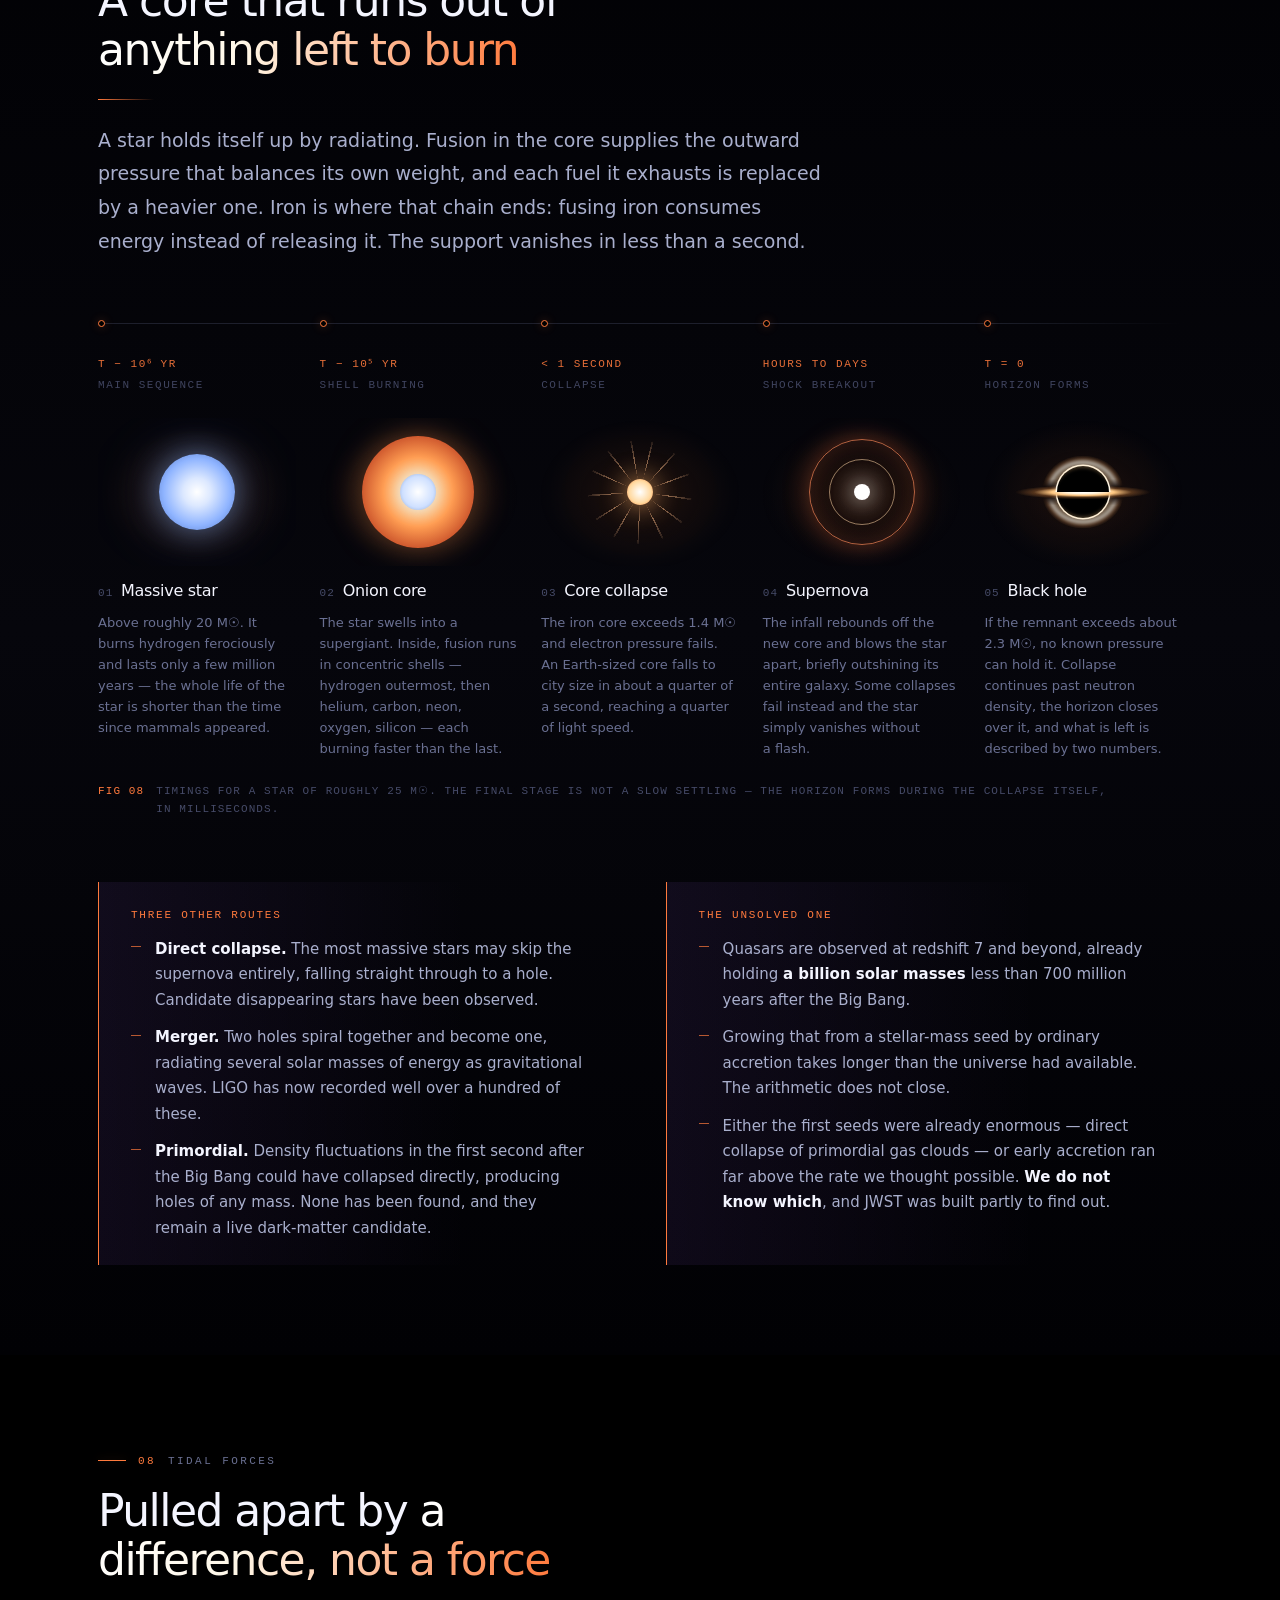
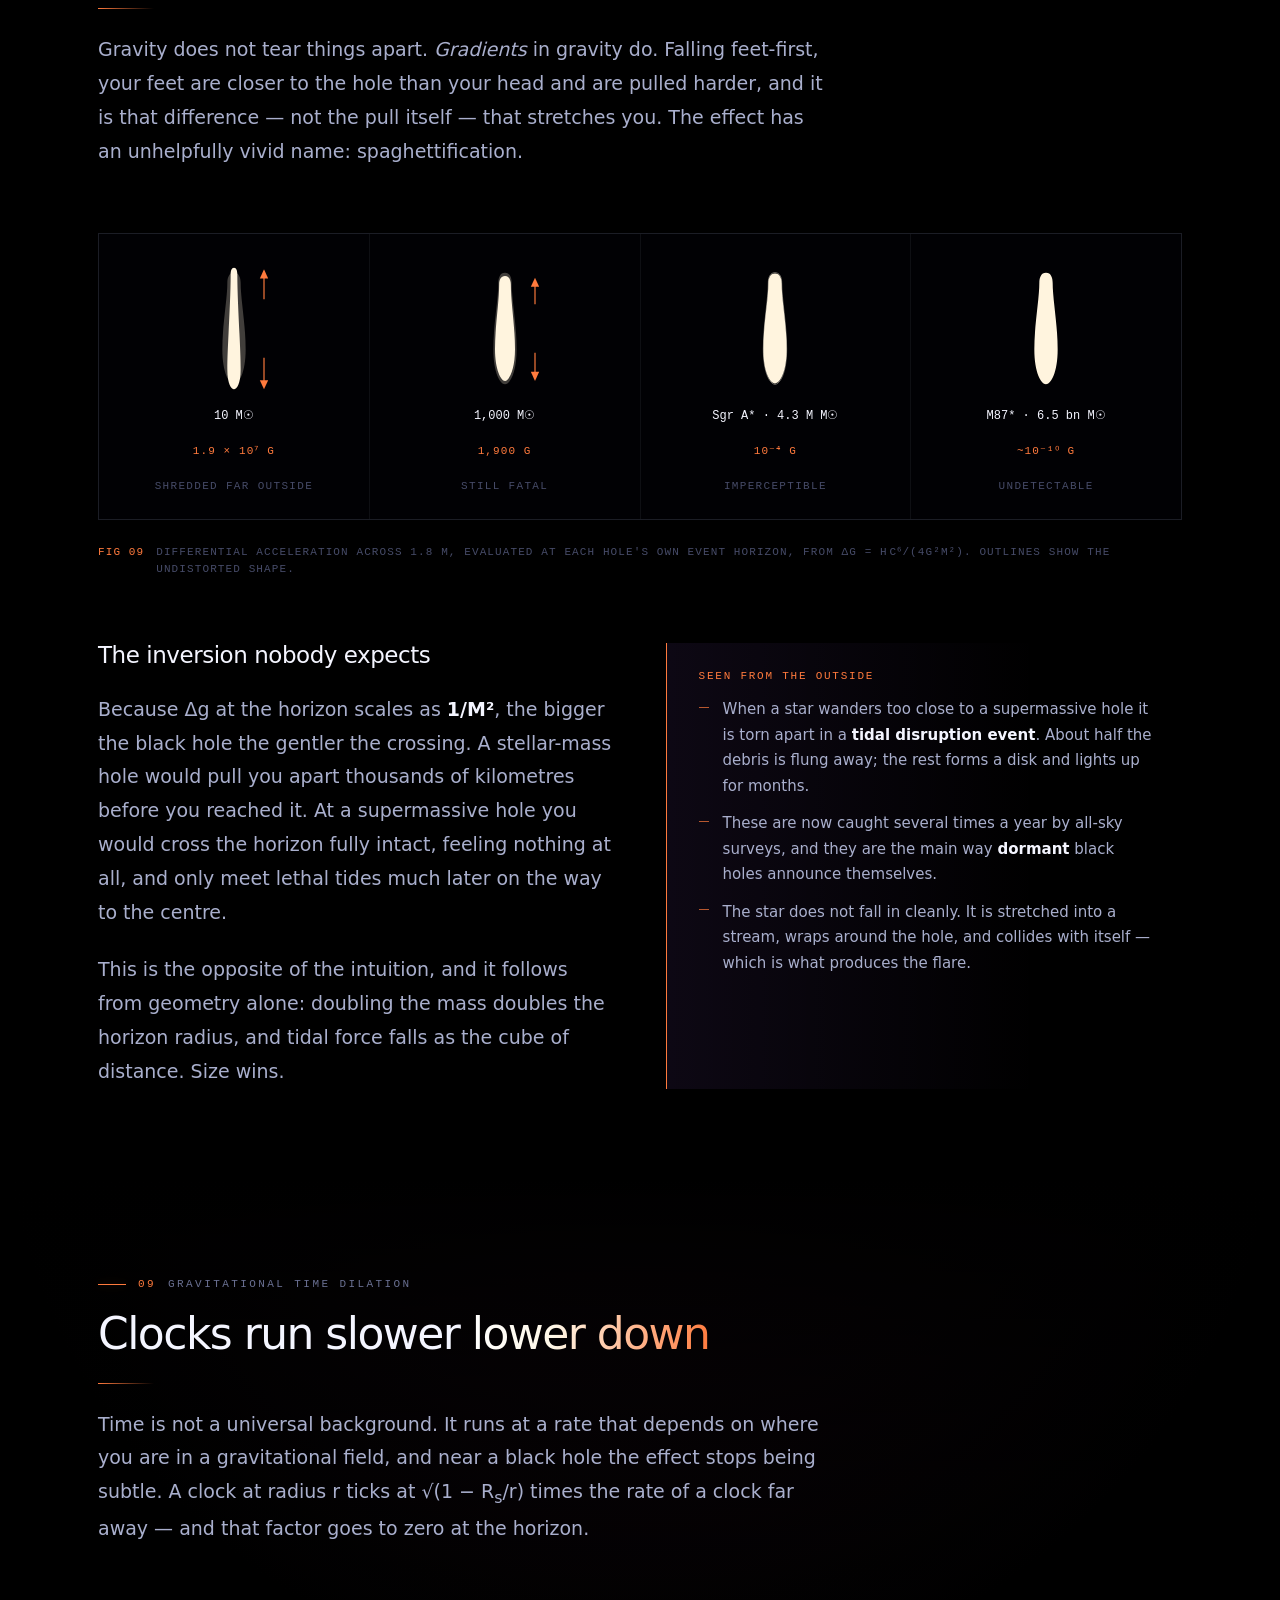
<file: black-holes/index.html>
<!DOCTYPE html>
<html lang="en">
<head>
    <meta charset="UTF-8">
    <meta name="viewport" content="width=device-width, initial-scale=1.0">
    <meta name="description" content="Black holes — anatomy, gravitational lensing, event horizons, accretion disks, relativistic jets, tidal stretching, time dilation, and the three we have measured best: Sagittarius A*, M87* and Cygnus X-1.">
    <meta name="keywords" content="black holes, event horizon, singularity, photon sphere, accretion disk, gravitational lensing, relativistic jets, spaghettification, time dilation, Sagittarius A*, M87, Cygnus X-1, Interstellar, Gargantua, astronomy">
    <meta name="author" content="CosmoVerse">
    <meta name="theme-color" content="#000000">
    <title>Black Holes | CosmoVerse</title>
    <link rel="stylesheet" href="../css/style.css">
    <link rel="stylesheet" href="../css/components.css">
    <link rel="stylesheet" href="../css/black-holes.css">
</head>
<!-- dm-holes: accretion-disc orange and lensing violet on a black
     that is genuinely #000000 — the one region where the void goes
     absolute. black-holes.css adds the Gargantua disk ramp. -->
<body class="dm-holes">
    <a href="#main" class="skip-link">Skip to content</a>

    <header class="header">
        <div class="header-container">
            <a href="../index.html" class="logo">
                CosmoVerse
                <span class="logo-mark">Obs.</span>
            </a>

            <input type="checkbox" id="mobile-menu-checkbox" class="mobile-menu-checkbox">
            <label for="mobile-menu-checkbox" class="mobile-menu-toggle" aria-label="Toggle navigation menu">
                <span class="hamburger-line"></span>
                <span class="hamburger-line"></span>
                <span class="hamburger-line"></span>
            </label>

            <nav class="nav" aria-label="Main navigation">
                <ul class="nav-list">
                    <li><a href="../index.html" class="nav-link">Home</a></li>
                    <li><a href="../solar-system/index.html" class="nav-link">Solar System</a></li>
                    <li><a href="../stars/index.html" class="nav-link">Stars</a></li>
                    <li><a href="index.html" class="nav-link active" aria-current="page">Black Holes</a></li>
                    <li><a href="../galaxies/index.html" class="nav-link">Galaxies</a></li>
                    <li><a href="../nebulae/index.html" class="nav-link">Nebulae</a></li>
                    <li><a href="../cosmic-events/index.html" class="nav-link">Cosmic Events</a></li>
                    <li><a href="../missions/index.html" class="nav-link">Missions</a></li>
                    <li><a href="../exoplanets/index.html" class="nav-link">Exoplanets</a></li>
                    <li><a href="../universe/index.html" class="nav-link">Universe</a></li>
                </ul>
            </nav>
        </div>
    </header>

    <main id="main">

        <!-- ============================================================
             ARRIVAL — the Gargantua frame

             This was a hand-built SVG of the same subject. The drawing
             existed to show the five layers separately and to run the
             disk at Keplerian speeds; the photograph shows the result
             without the reconstruction, so that explanatory job now
             belongs entirely to the anatomy, lensing and accretion-disk
             figures further down, which is where a diagram belongs.

             The source is 1920x1080 with the shadow dead centre, so
             almost the whole frame is subject and the crop keeps nearly
             all of it. Placed with object-fit: cover and never scaled
             non-uniformly — the disk reading as circular is the whole
             point. See section 4 of black-holes.css for the two crop
             modes and why mobile needs a different one.
             ============================================================ -->
        <section class="bh-hero">
            <div class="starfield" style="--stars-opacity:0.85" aria-hidden="true"></div>

            <div class="bh-hero__stage">
                <img class="bh-hero__img"
                     src="../images/gargantua.webp"
                     width="1920" height="1080" decoding="async"
                     alt="The black hole Gargantua: a perfectly black circular shadow edged by a thin bright ring, a brilliant accretion disk crossing in front of it, and the lensed image of the disk's far side bent up over the top of the shadow and back under the bottom.">
            </div>

            <div class="container">
                <p class="eyebrow"><span class="eyebrow__id">04</span> Region &middot; Collapsed</p>
                <h1 class="page-hero__title">Black<em>Holes</em></h1>
                <p class="page-hero__lede">Not objects. Regions. Enough mass has collapsed into a small enough volume that spacetime closes over the top, and every path that used to lead out now leads further in.</p>
                <p class="page-hero__coords">
                    <span>Shadow radius 2.6 R<sub>s</sub></span>
                    <span>Escape velocity &gt; c</span>
                    <span>Directly imaged 2019 &amp; 2022</span>
                </p>
            </div>

            <div class="bh-hero__dock">
                <div class="container">
                    <dl class="readout readout--flush">
                        <div class="readout__cell">
                            <dt>Nearest known</dt>
                            <dd>1,560 <small>ly</small></dd>
                        </div>
                        <div class="readout__cell">
                            <dt>In the Milky Way</dt>
                            <dd>~10&#8312; <small>est.</small></dd>
                        </div>
                        <div class="readout__cell">
                            <dt>Sgr A* horizon</dt>
                            <dd>12.7 <small>M km</small></dd>
                        </div>
                        <div class="readout__cell">
                            <dt>Largest measured</dt>
                            <dd>66 <small>bn M&#9737;</small></dd>
                        </div>
                        <div class="readout__cell">
                            <dt>Directly imaged</dt>
                            <dd>2</dd>
                        </div>
                        <div class="readout__cell">
                            <dt>Escape route</dt>
                            <dd>None</dd>
                        </div>
                    </dl>
                </div>
            </div>
        </section>


        <!-- ============================================================
             LOCAL INDEX
             ============================================================ -->
        <nav class="subnav" aria-label="Sections in this region">
            <div class="subnav__list">
                <a href="#anatomy">Anatomy</a>
                <a href="#lensing">Lensing</a>
                <a href="#horizon">Horizon</a>
                <a href="#disk">Disk</a>
                <a href="#jets">Jets</a>
                <a href="#types">Types</a>
                <a href="#formation">Formation</a>
                <a href="#tides">Tides</a>
                <a href="#time">Time</a>
                <a href="#neutron">vs Neutron</a>
                <a href="#real">Real Ones</a>
                <a href="#facts">Myths</a>
            </div>
        </nav>


        <!-- ============================================================
             OPENING
             ============================================================ -->
        <section class="shell shell--abyss">
            <div class="container">
                <div class="split">
                    <div class="prose prose--lede">
                        <p>The render above is not an artist's impression. Its geometry comes from the same physics that produced the black hole in <em>Interstellar</em> &mdash; Kip Thorne wrote the equations, Double Negative built the renderer, and the result was accurate enough to yield two published papers.</p>
                        <p>Everything strange about the image is a real prediction. The disk appears to pass over the top of the black hole because you are seeing its far side, with light bent through almost 180&deg; around the hole and delivered back to your eye. The bright rim hugging the shadow is light that orbited the hole one or more times before escaping. The black disc in the middle is 2.6 times wider than the event horizon it contains, because the hole magnifies its own silhouette.</p>
                        <p>What you cannot see is the black hole itself. Every photon in the frame comes from gas outside it. A black hole has no surface, no substance and nothing to look at &mdash; only a region that light enters and does not leave.</p>
                    </div>

                    <div>
                        <div class="note">
                            <span class="note__title">Three things this page will not do</span>
                            <ul class="note__list">
                                <li><strong>Colour the disk.</strong> Accretion disks are thermal emission at millions of kelvin. They read white with amber edges. Every purple or cyan black hole you have seen was a choice made for a poster.</li>
                                <li><strong>Put a texture on the shadow.</strong> It is <b>#000000</b> everywhere on this page. It occludes the starfield completely, because there is nothing there to emit.</li>
                                <li><strong>Call it a hole in space.</strong> It is a region of spacetime, not a puncture in it. Nothing is torn, nothing leads anywhere, and it has a definite mass, spin and charge &mdash; three numbers, and that is the entire description.</li>
                            </ul>
                        </div>

                        <div class="note" style="margin-top:2rem">
                            <span class="note__title">One thing the film left out on purpose</span>
                            <ul class="note__list">
                                <li>A real disk is <strong>lopsided</strong>. The side rotating toward you is Doppler-boosted and can be many times brighter than the side rotating away. Thorne's simulations showed this correctly &mdash; and the filmmakers switched it off, because a black hole with one blazing edge read as a rendering error to test audiences. The disk here is symmetric for the same reason, and this is the one place the page departs from the physics.</li>
                            </ul>
                        </div>
                    </div>
                </div>
            </div>
        </section>


        <!-- ============================================================
             01 · ANATOMY
             A schematic cross-section, deliberately in a different
             register from the hero: the hero is what a camera would
             record, this is what the geometry actually is. Radii are
             to scale in Schwarzschild units.
             ============================================================ -->
        <!-- No lensing field behind this one: the figure is itself a
             set of concentric circles, and the field's rings compete
             with the very geometry being labelled. -->
        <section class="shell shell--void shell--seam" id="anatomy">
            <div class="container">
                <header class="head">
                    <p class="eyebrow"><span class="eyebrow__id">01</span> Anatomy</p>
                    <h2 class="head__title">Six boundaries and <em>one place the maths stops</em></h2>
                    <div class="head__rule"></div>
                    <p class="head__lede">A black hole has no parts in the way a planet has parts. What it has is a set of nested radii, each defined by what happens to light there. Every one of them is measured in Schwarzschild radii &mdash; R<sub>s</sub> = 2GM/c&sup2; &mdash; and for a non-rotating hole that single number fixes all of them.</p>
                </header>

                <figure class="fig">
                    <div class="fig__frame">
                        <svg class="fig__svg" viewBox="0 0 1120 640" role="img"
                             aria-label="Cross-section of a non-rotating black hole showing, from the centre outward: the singularity, the event horizon at 1 Schwarzschild radius, the photon sphere at 1.5, the apparent shadow at 2.6, the innermost stable circular orbit at 3, the accretion disk beyond that, and twin relativistic jets along the spin axis.">
                            <defs>
                                <linearGradient id="anatJet" x1="0" y1="1" x2="0" y2="0">
                                    <stop offset="0%"   stop-color="#d4e4ff" stop-opacity="0.5"/>
                                    <stop offset="60%"  stop-color="#a8c8ff" stop-opacity="0.16"/>
                                    <stop offset="100%" stop-color="#a8c8ff" stop-opacity="0"/>
                                </linearGradient>
                                <linearGradient id="anatDiskR" x1="0" y1="0" x2="1" y2="0">
                                    <stop offset="0%"   stop-color="#fffdf7"/>
                                    <stop offset="26%"  stop-color="#ffe3b0"/>
                                    <stop offset="62%"  stop-color="#eda058"/>
                                    <stop offset="100%" stop-color="#74431f" stop-opacity="0.35"/>
                                </linearGradient>
                                <linearGradient id="anatDiskL" x1="1" y1="0" x2="0" y2="0">
                                    <stop offset="0%"   stop-color="#fffdf7"/>
                                    <stop offset="26%"  stop-color="#ffe3b0"/>
                                    <stop offset="62%"  stop-color="#eda058"/>
                                    <stop offset="100%" stop-color="#74431f" stop-opacity="0.35"/>
                                </linearGradient>
                            </defs>

                            <!-- Jets, along the spin axis -->
                            <path class="anatomy__jet" d="M 316 250 L 344 250 L 358 40 L 302 40 Z" fill="url(#anatJet)"/>
                            <path class="anatomy__jet" d="M 316 390 L 344 390 L 358 600 L 302 600 Z" fill="url(#anatJet)"/>

                            <!-- Accretion disk, seen edge-on: two flaring
                                 slabs, hottest at the inner edge -->
                            <path d="M 468 313 L 630 296 L 630 344 L 468 327 Z" fill="url(#anatDiskR)"/>
                            <path d="M 192 313 L 30 296 L 30 344 L 192 327 Z" fill="url(#anatDiskL)"/>

                            <!-- ISCO · 3 Rs -->
                            <circle class="anatomy__isco" cx="330" cy="320" r="138"/>
                            <!-- Apparent shadow · 2.6 Rs. Drawn as a
                                 faint filled region rather than another
                                 dashed ring: it sits only 18 units
                                 inside the ISCO, and two dashed rings
                                 that close together read as one. -->
                            <circle cx="330" cy="320" r="120" fill="rgba(255,246,232,0.05)" stroke="none"/>
                            <!-- Photon sphere · 1.5 Rs -->
                            <circle class="anatomy__photon" cx="330" cy="320" r="69"/>
                            <!-- Ergosphere · schematic, spin-dependent -->
                            <ellipse class="anatomy__ergo" cx="330" cy="320" rx="66" ry="46"/>
                            <!-- Event horizon · 1 Rs -->
                            <circle class="anatomy__horizon" cx="330" cy="320" r="46"/>
                            <!-- Singularity: an absence, not an object -->
                            <circle class="anatomy__sing" cx="330" cy="320" r="9"/>
                            <text class="svg-label svg-label--geo" x="330" y="325" text-anchor="middle" style="font-size:13px">?</text>

                            <!-- Callout rail. Every leader runs to a fixed
                                 slot on x = 680, so labels are evenly
                                 spread down the rail and cannot collide
                                 however tightly the radii are packed. -->
                            <g class="svg-leader">
                                <path d="M 344 96 L 656 60 L 680 60"/>
                                <path d="M 560 332 L 656 130 L 680 130"/>
                                <path d="M 330 182 L 656 200 L 680 200"/>
                                <path d="M 330 251 L 656 270 L 680 270"/>
                                <path d="M 415 235 L 656 340 L 680 340"/>
                                <path d="M 363 353 L 656 410 L 680 410"/>
                                <path d="M 386 344 L 656 480 L 680 480"/>
                                <path d="M 339 320 L 656 550 L 680 550"/>
                            </g>

                            <g class="svg-tick">
                                <circle cx="344" cy="96"  r="2.5" fill="var(--jet)" stroke="none"/>
                                <circle cx="560" cy="332" r="2.5" fill="var(--disk-warm)" stroke="none"/>
                                <circle cx="330" cy="182" r="2.5" fill="var(--accent)" stroke="none"/>
                                <circle cx="330" cy="251" r="2.5" fill="var(--ring)" stroke="none"/>
                                <circle cx="415" cy="235" r="2.5" fill="var(--ring)" stroke="none"/>
                                <circle cx="363" cy="353" r="2.5" fill="var(--ring)" stroke="none"/>
                                <circle cx="386" cy="344" r="2.5" fill="var(--geo)" stroke="none"/>
                                <circle cx="339" cy="320" r="2.5" fill="var(--geo)" stroke="none"/>
                            </g>

                            <g>
                                <text class="svg-label svg-label--jet" x="694" y="56">Relativistic jet</text>
                                <text class="svg-unit" x="694" y="74">Magnetically collimated &middot; up to 0.99 c</text>

                                <text class="svg-label" x="694" y="126">Accretion disk</text>
                                <text class="svg-unit" x="694" y="144">Beyond 3 R&#8347; &middot; 10&#179; to 10&#8311; K</text>

                                <text class="svg-label svg-label--lit" x="694" y="196">Innermost stable orbit</text>
                                <text class="svg-unit" x="694" y="214">3 R&#8347; &middot; inside this, orbits decay</text>

                                <text class="svg-label svg-label--ring" x="694" y="266">Photon sphere</text>
                                <text class="svg-unit" x="694" y="284">1.5 R&#8347; &middot; light can orbit here</text>

                                <text class="svg-label svg-label--ring" x="694" y="336">Apparent shadow</text>
                                <text class="svg-unit" x="694" y="354">2.6 R&#8347; &middot; what a camera records</text>

                                <text class="svg-label svg-label--ring" x="694" y="406">Event horizon</text>
                                <text class="svg-unit" x="694" y="424">1 R&#8347; &middot; the point of no return</text>

                                <text class="svg-label svg-label--geo" x="694" y="476">Ergosphere</text>
                                <text class="svg-unit" x="694" y="494">Rotating holes only &middot; space is dragged</text>

                                <text class="svg-label svg-label--geo" x="694" y="546">Singularity</text>
                                <text class="svg-unit" x="694" y="564">Where general relativity stops working</text>
                            </g>
                        </svg>
                    </div>

                    <figcaption class="caption">
                        <span class="caption__id">Fig 01</span>
                        Radii to scale for a non-rotating hole. The ergosphere is indicated schematically because its size depends on spin, and a rapidly rotating hole also shrinks its own horizon. Disk and jets are not to scale &mdash; a real disk extends thousands of R&#8347; and a jet can run for kiloparsecs.
                    </figcaption>
                </figure>

                <div class="split" style="margin-top:4rem">
                    <div class="note">
                        <span class="note__title">The two radii people confuse</span>
                        <ul class="note__list">
                            <li><strong>The event horizon</strong> sits at 1 R<sub>s</sub>. It is not a surface or a membrane &mdash; nothing is there. It is simply the last place from which an outward-going light ray can still make progress outward.</li>
                            <li><strong>The shadow</strong> is what you photograph, and it is 2.6 R<sub>s</sub> across &mdash; 2.6 times larger. The hole bends light so strongly that rays which would have missed it are pulled in, so its silhouette is magnified. The EHT images show the shadow, not the horizon.</li>
                        </ul>
                    </div>

                    <div class="note">
                        <span class="note__title">Only three numbers</span>
                        <ul class="note__list">
                            <li>A black hole is completely described by <strong>mass, spin and electric charge</strong>. Nothing else survives the collapse &mdash; not composition, not shape, not what fell in.</li>
                            <li>This is the <strong>no-hair theorem</strong>, and it is unique in astrophysics. Two holes with the same three numbers are not similar objects; they are identical in every measurable respect.</li>
                            <li>Real holes have essentially zero charge, so in practice it is two numbers. Mass sets the size; spin sets almost everything interesting about the disk and the jets.</li>
                        </ul>
                    </div>
                </div>
            </div>
        </section>


        <!-- ============================================================
             02 · GRAVITATIONAL LENSING
             ============================================================ -->
        <section class="shell shell--lit" id="lensing">
            <div class="container">
                <header class="head">
                    <p class="eyebrow"><span class="eyebrow__id">02</span> Gravitational lensing</p>
                    <h2 class="head__title">Light does not bend. <em>The straight lines do</em></h2>
                    <div class="head__rule"></div>
                    <p class="head__lede">Photons always travel the straightest available path. Near a black hole the straightest available paths are curved, because mass curves the geometry those paths are drawn in. How far a ray is deflected depends on one quantity: its impact parameter <em>b</em>, the distance it would have missed by had nothing been there.</p>
                </header>

                <figure class="fig">
                    <div class="fig__frame">
                        <svg class="fig__svg" viewBox="0 0 1200 700" role="img"
                             aria-label="Five light rays approaching a black hole from the left at different impact parameters. The ray at 6 Schwarzschild radii is deflected 19 degrees, at 4 radii 29 degrees, at 3 radii 38 degrees. The ray at the critical impact parameter of 2.6 radii is captured into the photon sphere, and the ray at 1.8 radii falls through the event horizon.">
                            <!-- Reference: where the rays would have gone.
                                 Only distinguishable to the right of the
                                 hole, which is the point. -->
                            <g class="svg-dash" style="stroke:var(--line-2);stroke-width:1;opacity:0.9">
                                <path d="M 0 90 L 1200 90"/>
                                <path d="M 0 170 L 1200 170"/>
                                <path d="M 0 210 L 1200 210"/>
                            </g>
                            <text class="svg-unit" x="1010" y="76">undeflected path</text>

                            <!-- Photon sphere · 1.5 Rs -->
                            <circle class="lens__photon" cx="760" cy="330" r="60"/>
                            <!-- Event horizon · 1 Rs -->
                            <circle class="lens__horizon" cx="760" cy="330" r="40"/>

                            <!-- b = 6 Rs · deflected 19° -->
                            <g>
                                <path class="lens__ray-glow" d="M 0 90 C 560 90, 700 90, 1200 242"/>
                                <path class="lens__ray"      d="M 0 90 C 560 90, 700 90, 1200 242"/>
                                <path class="lens__pulse" style="--delay:0s"   d="M 0 90 C 560 90, 700 90, 1200 242" pathLength="1200"/>
                            </g>
                            <!-- b = 4 Rs · deflected 29° -->
                            <g>
                                <path class="lens__ray-glow" d="M 0 170 C 540 170, 690 172, 1200 410"/>
                                <path class="lens__ray"      d="M 0 170 C 540 170, 690 172, 1200 410"/>
                                <path class="lens__pulse" style="--delay:0.5s" d="M 0 170 C 540 170, 690 172, 1200 410" pathLength="1200"/>
                            </g>
                            <!-- b = 3 Rs · deflected 38° -->
                            <g>
                                <path class="lens__ray-glow" d="M 0 210 C 520 210, 680 216, 1128 620"/>
                                <path class="lens__ray"      d="M 0 210 C 520 210, 680 216, 1128 620"/>
                                <path class="lens__pulse" style="--delay:1s"   d="M 0 210 C 520 210, 680 216, 1128 620" pathLength="1200"/>
                            </g>

                            <!-- b = 2.598 Rs · the critical impact
                                 parameter. Deflection diverges: the ray
                                 neither escapes nor falls in, it winds
                                 onto the photon sphere. The arc follows
                                 the sphere for three quarters of a turn;
                                 its chord is kept well inside the
                                 diameter so the renderer does not have
                                 to inflate the radius to make it fit. -->
                            <path class="lens__ray lens__ray--critical"
                                  d="M 0 226 C 480 226, 620 240, 703.6 309.5 A 60 60 0 1 1 739.5 386.4"/>

                            <!-- b = 1.8 Rs · captured -->
                            <path class="lens__ray lens__ray--captured"
                                  d="M 0 258 C 490 258, 640 268, 727 307"/>
                            <path class="svg-leader" d="M 668 292 L 664 402 L 690 402"/>

                            <!-- Exit labels. The rays are bunched on
                                 entry and well separated where they
                                 leave, so every label sits on the exit
                                 side.

                                 Each one is parked BELOW its own ray,
                                 not above it. These rays descend to the
                                 right, so a label held at a fixed y is
                                 above its ray at the right-hand end and
                                 below it further left — the line runs
                                 straight through the text somewhere in
                                 between. Below the endpoint the next ray
                                 down is 100+ units away, so there is
                                 clear air and no ambiguity about which
                                 ray each label belongs to. -->
                            <g>
                                <text class="svg-label svg-label--ring" x="1192" y="304" text-anchor="end">b = 6 R&#8347;</text>
                                <text class="svg-unit" x="1192" y="322" text-anchor="end">deflected 19&deg;</text>

                                <text class="svg-label svg-label--ring" x="1192" y="470" text-anchor="end">b = 4 R&#8347;</text>
                                <text class="svg-unit" x="1192" y="488" text-anchor="end">deflected 29&deg;</text>

                                <!-- The 3 Rs ray leaves through the
                                     bottom rather than the right edge,
                                     so its label sits under the end of
                                     the path. The viewBox carries 40
                                     spare units below the diagram for
                                     exactly this. -->
                                <text class="svg-label svg-label--ring" x="1192" y="658" text-anchor="end">b = 3 R&#8347;</text>
                                <text class="svg-unit" x="1192" y="676" text-anchor="end">deflected 38&deg;</text>

                                <text class="svg-label svg-label--lit" x="856" y="252">b = 2.598 R&#8347;</text>
                                <text class="svg-unit" x="856" y="270">critical &middot; winds onto the sphere</text>

                                <text class="svg-label svg-label--lit" x="698" y="406">b &lt; 2.598 R&#8347;</text>
                                <text class="svg-unit" x="698" y="424">captured &mdash; no exit path</text>
                            </g>

                            <!-- Entry side -->
                            <text class="svg-unit" x="10" y="52">Light in &rarr;</text>
                        </svg>
                    </div>

                    <figcaption class="caption">
                        <span class="caption__id">Fig 02</span>
                        Deflection angles from the weak-field result &alpha; &asymp; 2R&#8347;/b, which is accurate for wide passes and increasingly approximate as b approaches the critical value, where the true deflection diverges. Paths are drawn to convey the trend, not traced from a geodesic integrator.
                    </figcaption>
                </figure>

                <div class="split" style="margin-top:4rem">
                    <div>
                        <h3 class="sub-title">The observable consequence</h3>
                        <p class="head__lede">Because rays passing on either side are bent toward you, a single object behind a black hole is seen more than once. Perfectly aligned, its images merge into a complete circle &mdash; an Einstein ring. This is not exotic: it is routinely observed around galaxies and galaxy clusters, and it is how a great deal of dark matter has been mapped.</p>

                        <div class="note" style="margin-top:2rem">
                            <span class="note__title">Where this was settled</span>
                            <ul class="note__list">
                                <li>Einstein predicted a deflection of <strong>1.75 arcseconds</strong> for starlight grazing the Sun &mdash; twice the Newtonian value.</li>
                                <li>Eddington's expedition measured it during the total eclipse of <strong>29 May 1919</strong>, and general relativity stopped being a hypothesis.</li>
                                <li>A black hole is the same effect taken to its limit. Nothing new is happening &mdash; the geometry is just steep enough that light can be turned all the way around.</li>
                            </ul>
                        </div>
                    </div>

                    <figure class="fig">
                        <div class="fig__frame">
                            <svg class="fig__svg" viewBox="0 0 520 420" role="img"
                                 aria-label="A background galaxy directly behind a black hole is lensed into a complete Einstein ring surrounding the shadow, with two brighter arcs where the alignment is strongest.">
                                <!-- True position of the source -->
                                <circle class="ering__source" cx="260" cy="210" r="26"/>
                                <text class="svg-unit" x="260" y="176" text-anchor="middle">true position</text>

                                <!-- The ring: every path from the source
                                     that reaches us, together -->
                                <circle class="ering__ring-bloom" cx="260" cy="210" r="112"/>
                                <circle class="ering__ring" cx="260" cy="210" r="112"/>

                                <!-- Brighter arcs where the lensing is
                                     strongest along the alignment axis -->
                                <path class="ering__arc" d="M 148 210 A 112 112 0 0 1 210 115"/>
                                <path class="ering__arc" d="M 372 210 A 112 112 0 0 1 310 305"/>

                                <!-- The lens -->
                                <circle cx="260" cy="210" r="46" fill="#000000" stroke="var(--ring)" stroke-width="1.5"/>

                                <text class="svg-label svg-label--ring" x="260" y="366" text-anchor="middle">Einstein ring</text>
                                <text class="svg-unit" x="260" y="384" text-anchor="middle">one source &middot; infinitely many images</text>
                            </svg>
                        </div>
                        <figcaption class="caption">
                            <span class="caption__id">Fig 03</span>
                            Perfect alignment produces a full ring; real alignments are imperfect and produce two or four bright arcs instead.
                        </figcaption>
                    </figure>
                </div>
            </div>
        </section>


        <!-- ============================================================
             03 · EVENT HORIZON
             The escape cone is the rigorous way to show "point of no
             return": the exact Schwarzschild expression, evaluated at
             six radii, closing to zero at the horizon.
             ============================================================ -->
        <section class="shell shell--abyss shell--seam" id="horizon">
            <div class="container">
                <header class="head">
                    <p class="eyebrow"><span class="eyebrow__id">03</span> The event horizon</p>
                    <h2 class="head__title">The sky closes <em>like an aperture</em></h2>
                    <div class="head__rule"></div>
                    <p class="head__lede">"Escape velocity exceeds the speed of light" is the usual line, and it is misleading &mdash; it suggests you could get out with a fast enough rocket. The accurate picture is geometric. Point a torch outward from close to a black hole and only some directions still lead away. As you descend, that window of escaping directions narrows, and at the horizon it shuts.</p>
                </header>

                <div class="cones" role="img" aria-label="Escape cones at six radii. At 4 Schwarzschild radii the escape window is 146 degrees wide; at 2 radii, 113 degrees; at the photon sphere at 1.5 radii, exactly 90 degrees, half the sky; at 1.2 radii, 62 degrees; at 1.05 radii, 33 degrees; and at the event horizon it is zero.">
                    <div class="cone">
                        <svg viewBox="-80 -80 160 160" width="104" height="104" aria-hidden="true">
                            <path class="cone__wedge" d="M 0 0 L -39.1 58 A 70 70 0 1 1 39.1 58 Z"/>
                            <path class="cone__edge"  d="M 0 0 L -39.1 58 M 0 0 L 39.1 58"/>
                            <path class="cone__inward" d="M 0 22 L 0 62"/>
                            <path class="cone__inward-tip" d="M 0 70 L -5 58 L 5 58 Z"/>
                            <circle class="cone__emitter" cx="0" cy="0" r="3.5"/>
                        </svg>
                        <span class="cone__r">r = 4 R&#8347;</span>
                        <span class="cone__a">146&deg; open</span>
                        <span class="cone__note">Almost all of it</span>
                    </div>

                    <div class="cone">
                        <svg viewBox="-80 -80 160 160" width="104" height="104" aria-hidden="true">
                            <path class="cone__wedge" d="M 0 0 L -64.4 27.3 A 70 70 0 1 1 64.4 27.3 Z"/>
                            <path class="cone__edge"  d="M 0 0 L -64.4 27.3 M 0 0 L 64.4 27.3"/>
                            <path class="cone__inward" d="M 0 22 L 0 62"/>
                            <path class="cone__inward-tip" d="M 0 70 L -5 58 L 5 58 Z"/>
                            <circle class="cone__emitter" cx="0" cy="0" r="3.5"/>
                        </svg>
                        <span class="cone__r">r = 2 R&#8347;</span>
                        <span class="cone__a">113&deg; open</span>
                        <span class="cone__note">A third is gone</span>
                    </div>

                    <div class="cone">
                        <svg viewBox="-80 -80 160 160" width="104" height="104" aria-hidden="true">
                            <path class="cone__wedge" d="M 0 0 L -70 0 A 70 70 0 1 1 70 0 Z"/>
                            <path class="cone__edge"  d="M 0 0 L -70 0 M 0 0 L 70 0"/>
                            <path class="cone__inward" d="M 0 22 L 0 62"/>
                            <path class="cone__inward-tip" d="M 0 70 L -5 58 L 5 58 Z"/>
                            <circle class="cone__emitter" cx="0" cy="0" r="3.5"/>
                        </svg>
                        <span class="cone__r">r = 1.5 R&#8347;</span>
                        <span class="cone__a">90&deg; open</span>
                        <span class="cone__note">Photon sphere</span>
                    </div>

                    <div class="cone">
                        <svg viewBox="-80 -80 160 160" width="104" height="104" aria-hidden="true">
                            <path class="cone__wedge" d="M 0 0 L -61.8 -32.9 A 70 70 0 0 1 61.8 -32.9 Z"/>
                            <path class="cone__edge"  d="M 0 0 L -61.8 -32.9 M 0 0 L 61.8 -32.9"/>
                            <path class="cone__inward" d="M 0 22 L 0 62"/>
                            <path class="cone__inward-tip" d="M 0 70 L -5 58 L 5 58 Z"/>
                            <circle class="cone__emitter" cx="0" cy="0" r="3.5"/>
                        </svg>
                        <span class="cone__r">r = 1.2 R&#8347;</span>
                        <span class="cone__a">62&deg; open</span>
                        <span class="cone__note">Closing fast</span>
                    </div>

                    <div class="cone">
                        <svg viewBox="-80 -80 160 160" width="104" height="104" aria-hidden="true">
                            <path class="cone__wedge" d="M 0 0 L -38.1 -58.7 A 70 70 0 0 1 38.1 -58.7 Z"/>
                            <path class="cone__edge"  d="M 0 0 L -38.1 -58.7 M 0 0 L 38.1 -58.7"/>
                            <path class="cone__inward" d="M 0 22 L 0 62"/>
                            <path class="cone__inward-tip" d="M 0 70 L -5 58 L 5 58 Z"/>
                            <circle class="cone__emitter" cx="0" cy="0" r="3.5"/>
                        </svg>
                        <span class="cone__r">r = 1.05 R&#8347;</span>
                        <span class="cone__a">33&deg; open</span>
                        <span class="cone__note">Aim carefully</span>
                    </div>

                    <div class="cone cone--horizon">
                        <svg viewBox="-80 -80 160 160" width="104" height="104" aria-hidden="true">
                            <path class="cone__edge" d="M 0 0 L 0 -70" style="opacity:1"/>
                            <path class="cone__inward" d="M 0 22 L 0 62"/>
                            <path class="cone__inward-tip" d="M 0 70 L -5 58 L 5 58 Z"/>
                            <circle class="cone__emitter" cx="0" cy="0" r="3.5"/>
                        </svg>
                        <span class="cone__r">r = 1 R&#8347;</span>
                        <span class="cone__a">0&deg; &mdash; shut</span>
                        <span class="cone__note">Event horizon</span>
                    </div>
                </div>

                <p class="caption">
                    <span class="caption__id">Fig 04</span>
                    Half-angles from the exact Schwarzschild result sin&#8202;&psi; = (3&radic;3/2)(R&#8347;/r)&radic;(1&nbsp;&minus;&nbsp;R&#8347;/r), taking the obtuse branch inside the photon sphere. The violet arrow marks the direction of the hole. At the photon sphere exactly half the sky still leads out; at the horizon, none of it does.
                </p>

                <div class="split" style="margin-top:4rem">
                    <div class="note">
                        <span class="note__title">Crossing it</span>
                        <ul class="note__list">
                            <li><strong>You would not feel it.</strong> There is no wall, no jolt, no shudder. For a supermassive hole the horizon is a completely unremarkable place, and you would not be able to tell locally that you had passed it.</li>
                            <li><strong>You could not tell anyone.</strong> Every signal you sent afterwards would fall inward with you. The horizon is defined by exactly that.</li>
                            <li><strong>You would still see out.</strong> The sky outside remains visible, squeezed into a shrinking bright patch above you as you fall.</li>
                        </ul>
                    </div>

                    <div class="note">
                        <span class="note__title">Watching from outside</span>
                        <ul class="note__list">
                            <li>The two observers do not agree, and both are right. From a distance you never see anything cross. The infalling object appears to <strong>slow, redden and dim</strong>, freezing ever closer to the horizon and fading below detection.</li>
                            <li>This is why Soviet physicists originally called them <strong>frozen stars</strong>. The name describes the view from here; "black hole" describes the geometry.</li>
                            <li>The falling observer measures a short, finite time and crosses without incident. Nothing is paradoxical &mdash; the two are simply using different clocks, and relativity does not privilege either.</li>
                        </ul>
                    </div>
                </div>
            </div>
        </section>


        <!-- ============================================================
             04 · ACCRETION DISK
             Opened up to a wider inclination than the hero so the
             annulus is readable. Lensing is deliberately omitted —
             at this inclination it would hide the structure this
             figure exists to show. The caption says so.
             ============================================================ -->
        <section class="shell shell--void" id="disk">
            <div class="container">
                <header class="head">
                    <p class="eyebrow"><span class="eyebrow__id">04</span> Accretion disk</p>
                    <h2 class="head__title">Friction between shells moving at <em>a third of light speed</em></h2>
                    <div class="head__rule"></div>
                    <p class="head__lede">A black hole itself emits nothing. Everything we detect comes from the gas queueing to get in. Because inner orbits move faster than outer ones, adjacent shells of that gas grind past each other at enormous relative speeds, and the friction heats the disk until it radiates X-rays. Quasars &mdash; the brightest sustained objects in the universe &mdash; are this process around a supermassive hole.</p>
                </header>

                <figure class="fig">
                    <div class="fig__frame">
                        <svg class="fig__svg" viewBox="0 0 1120 560" role="img"
                             aria-label="An accretion disk viewed at a moderate inclination. A continuous sheet of gas runs from the innermost stable circular orbit out to the rim, white-hot at the inner edge and fading to dull ember at the outside, with the event horizon sitting in the gap the inner edge clears. Each radius rotates at its own Keplerian rate, so the inner disk visibly outruns the outer.">
                            <defs>
                                <!-- Radial in the disk's own plane, not
                                     across the screen: the gradient is a
                                     circle squashed by the inclination.
                                     Opacity falls with radius as well as
                                     colour — without that the sheet
                                     reads as one solid orange blob and
                                     all the structure is lost. -->
                                <radialGradient id="dskRamp" gradientUnits="userSpaceOnUse"
                                                cx="560" cy="280" r="440"
                                                gradientTransform="matrix(1 0 0 0.46 0 151.2)">
                                    <stop offset="0.205" stop-color="#ffffff"/>
                                    <stop offset="0.260" stop-color="#fffbf2"/>
                                    <stop offset="0.330" stop-color="#fff2d8" stop-opacity="0.97"/>
                                    <stop offset="0.430" stop-color="#ffdca4" stop-opacity="0.9"/>
                                    <stop offset="0.550" stop-color="#f7b26c" stop-opacity="0.76"/>
                                    <stop offset="0.680" stop-color="#d18848" stop-opacity="0.56"/>
                                    <stop offset="0.800" stop-color="#965c2c" stop-opacity="0.38"/>
                                    <stop offset="0.900" stop-color="#5c3617" stop-opacity="0.2"/>
                                    <stop offset="1.000" stop-color="#3a220e" stop-opacity="0"/>
                                </radialGradient>

                                <radialGradient id="dskGap" gradientUnits="userSpaceOnUse"
                                                cx="560" cy="280" r="90"
                                                gradientTransform="matrix(1 0 0 0.46 0 151.2)">
                                    <stop offset="0.30" stop-color="#3a1f0c" stop-opacity="0"/>
                                    <stop offset="0.70" stop-color="#5c3216" stop-opacity="0.5"/>
                                    <stop offset="1.00" stop-color="#965224" stop-opacity="0.8"/>
                                </radialGradient>
                            </defs>

                            <!-- The sheet. One filled annulus from the
                                 ISCO to the rim — a disk is continuous
                                 gas, and drawn as separate rings it
                                 reads as a set of hoops instead. -->
                            <path fill="url(#dskRamp)" fill-rule="evenodd"
                                  d="M 120 280 A 440 202.4 0 1 0 1000 280 A 440 202.4 0 1 0 120 280 Z
                                     M 470 280 A 90 41.4 0 1 0 650 280 A 90 41.4 0 1 0 470 280 Z"/>

                            <!-- Structure bands. Each carries the flow
                                 animation at its own Keplerian period,
                                 --band-t scaled as r^1.5, so the inner
                                 disk laps the outer one on screen. -->
                            <g style="--band-c:var(--ring);--band-w:3;--band-t:6.4s;--band-dash:150 90">
                                <ellipse class="disk__band" cx="560" cy="280" rx="118" ry="54.3" style="opacity:0.34"/>
                                <ellipse class="disk__flow" cx="560" cy="280" rx="118" ry="54.3"/>
                            </g>
                            <g style="--band-c:var(--disk-hot);--band-w:3;--band-t:10.6s;--band-dash:170 110">
                                <ellipse class="disk__band" cx="560" cy="280" rx="165" ry="75.9" style="opacity:0.3"/>
                                <ellipse class="disk__flow" cx="560" cy="280" rx="165" ry="75.9"/>
                            </g>
                            <g style="--band-c:var(--disk-mid);--band-w:3;--band-t:17.2s;--band-dash:190 130">
                                <ellipse class="disk__band" cx="560" cy="280" rx="228" ry="104.9" style="opacity:0.26"/>
                                <ellipse class="disk__flow" cx="560" cy="280" rx="228" ry="104.9"/>
                            </g>
                            <g style="--band-c:var(--disk-warm);--band-w:2.5;--band-t:26.6s;--band-dash:210 150">
                                <ellipse class="disk__band" cx="560" cy="280" rx="305" ry="140.3" style="opacity:0.2"/>
                                <ellipse class="disk__flow" cx="560" cy="280" rx="305" ry="140.3"/>
                            </g>
                            <g style="--band-c:var(--disk-cool);--band-w:2.5;--band-t:38.5s;--band-dash:230 170">
                                <ellipse class="disk__band" cx="560" cy="280" rx="390" ry="179.4" style="opacity:0.15"/>
                                <ellipse class="disk__flow" cx="560" cy="280" rx="390" ry="179.4"/>
                            </g>

                            <!-- The plunging region. Gas here has left
                                 its last stable orbit and is spiralling
                                 in over a few turns, so it still glows
                                 faintly. Without it the gap is flat
                                 black and the horizon inside reads as a
                                 drawn outline rather than a void. -->
                            <ellipse cx="560" cy="280" rx="90" ry="41.4" fill="url(#dskGap)"/>

                            <!-- The inner edge, and the hole itself
                                 sitting in the gap it clears. -->
                            <ellipse class="disk__isco" cx="560" cy="280" rx="90" ry="41.4"/>
                            <circle class="disk__horizon" cx="560" cy="280" r="30"/>

                            <!-- Annotations. Placed where the ellipse is
                                 narrow enough to leave clear margin, so
                                 no label lands on the sheet. -->
                            <g class="svg-leader">
                                <path d="M 548 252 L 360 100 L 336 100"/>
                                <path d="M 636 258 L 772 100 L 796 100"/>
                            </g>
                            <circle cx="548" cy="252" r="2.5" fill="var(--ring)"/>
                            <circle cx="636" cy="258" r="2.5" fill="var(--accent)"/>

                            <text class="svg-label svg-label--ring" x="328" y="96" text-anchor="end">Event horizon</text>
                            <text class="svg-unit" x="328" y="114" text-anchor="end">1 R&#8347; &middot; the whole disk drains here</text>

                            <text class="svg-label svg-label--lit" x="804" y="96">Innermost stable orbit</text>
                            <text class="svg-unit" x="804" y="114">3 R&#8347; &middot; the disk's inner edge</text>

                            <text class="svg-label" x="40" y="534">Cooler &middot; slower</text>
                            <text class="svg-label svg-label--ring" x="1080" y="534" text-anchor="end">Hotter &middot; faster inward</text>
                        </svg>
                    </div>

                    <!-- The diagram compresses radius to stay legible, so
                         the rail beneath states orbital speed honestly. -->
                    <div class="rail" role="img" aria-label="Orbital speed as a fraction of light speed against radius, from 0.41 c at the innermost stable orbit at 3 Schwarzschild radii down to 0.18 c at 16 radii.">
                        <span class="rail__mark rail__mark--up" style="--pos:0%">
                            <em class="rail__name">ISCO</em><b class="rail__value">0.41 c</b><i class="rail__tick"></i>
                        </span>
                        <span class="rail__mark rail__mark--down" style="--pos:7.7%">
                            <em class="rail__name">4 R&#8347;</em><b class="rail__value">0.35 c</b><i class="rail__tick"></i>
                        </span>
                        <span class="rail__mark rail__mark--up" style="--pos:23.1%">
                            <em class="rail__name">6 R&#8347;</em><b class="rail__value">0.29 c</b><i class="rail__tick"></i>
                        </span>
                        <span class="rail__mark rail__mark--down" style="--pos:38.5%">
                            <em class="rail__name">8 R&#8347;</em><b class="rail__value">0.25 c</b><i class="rail__tick"></i>
                        </span>
                        <span class="rail__mark rail__mark--up" style="--pos:61.5%">
                            <em class="rail__name">11 R&#8347;</em><b class="rail__value">0.21 c</b><i class="rail__tick"></i>
                        </span>
                        <span class="rail__mark rail__mark--down" style="--pos:100%">
                            <em class="rail__name">16 R&#8347;</em><b class="rail__value">0.18 c</b><i class="rail__tick"></i>
                        </span>
                    </div>

                    <figcaption class="caption">
                        <span class="caption__id">Fig 05</span>
                        Band periods scale as r<sup>3/2</sup>, so the animation is Keplerian &mdash; the inner bands genuinely lap the outer ones. Orbital speeds from v/c = &radic;(R&#8347;/2r). Gravitational lensing is not drawn here; see Fig&nbsp;02 and the render at the top of the page.
                    </figcaption>
                </figure>

                <div class="split" style="margin-top:4rem">
                    <div class="note">
                        <span class="note__title">Why the inner edge stops at 3 R&#8347;</span>
                        <ul class="note__list">
                            <li>In Newtonian gravity there is a stable circular orbit at every radius. In general relativity there is not: below <strong>three Schwarzschild radii</strong> no stable circular orbit exists at all.</li>
                            <li>Gas drifting inward past that point cannot settle into a new orbit. It spirals in over a few orbits and is gone, which is why disks have a sharp inner edge and a hole in the middle.</li>
                            <li>Spin moves this boundary. For a maximally rotating hole the innermost stable orbit drops to about <strong>0.5 R&#8347;</strong>, the disk reaches far deeper into the gravity well, and the efficiency climbs.</li>
                        </ul>
                    </div>

                    <div class="note">
                        <span class="note__title">The most efficient engine there is</span>
                        <ul class="note__list">
                            <li>Accretion converts <strong>6% to 32%</strong> of infalling rest mass into radiation, depending on spin.</li>
                            <li>Hydrogen fusion &mdash; the process powering every star &mdash; manages <strong>0.7%</strong>.</li>
                            <li>Chemical burning manages about <strong>0.00000003%</strong>.</li>
                            <li>That is why a quasar the size of the Solar System can outshine the hundred billion stars of its host galaxy combined.</li>
                        </ul>
                    </div>
                </div>
            </div>
        </section>


        <!-- ============================================================
             05 · RELATIVISTIC JETS
             Full width, not in a split: the figure is a tall vertical
             structure with side annotations, and squeezed into half a
             column its labels shrink below legibility.
             ============================================================ -->
        <section class="shell shell--rise shell--seam" id="jets">
            <div class="container">
                <header class="head">
                    <p class="eyebrow"><span class="eyebrow__id">05</span> Relativistic jets</p>
                    <h2 class="head__title">The one thing that <em>gets back out</em></h2>
                    <div class="head__rule"></div>
                    <p class="head__lede">Not everything that falls toward a black hole falls in. Magnetic field lines threading the inner disk are wound up by the hole's rotation into a tight helix, and that helix flings a fraction of the infalling plasma back out along the spin axis at more than 99% of light speed. These jets are the largest coherent structures any single object makes.</p>
                </header>

                <figure class="fig">
                    <div class="fig__frame">
                        <svg class="fig__svg" viewBox="0 0 1120 660" role="img"
                             aria-label="Twin relativistic jets launched along the spin axis of a black hole, above and below a bright accretion disk. Helical magnetic field lines wind up the beams, knots of plasma travel outward along them, and a scale bar marks the five thousand light year length of M87's jet.">
                            <defs>
                                <linearGradient id="jetGrad" x1="0" y1="1" x2="0" y2="0">
                                    <stop offset="0%"   stop-color="#f4f9ff" stop-opacity="0.75"/>
                                    <stop offset="24%"  stop-color="#cfe2ff" stop-opacity="0.4"/>
                                    <stop offset="62%"  stop-color="#a8c8ff" stop-opacity="0.16"/>
                                    <stop offset="100%" stop-color="#a8c8ff" stop-opacity="0"/>
                                </linearGradient>
                                <linearGradient id="jetGradDown" x1="0" y1="0" x2="0" y2="1">
                                    <stop offset="0%"   stop-color="#f4f9ff" stop-opacity="0.75"/>
                                    <stop offset="24%"  stop-color="#cfe2ff" stop-opacity="0.4"/>
                                    <stop offset="62%"  stop-color="#a8c8ff" stop-opacity="0.16"/>
                                    <stop offset="100%" stop-color="#a8c8ff" stop-opacity="0"/>
                                </linearGradient>
                                <!-- Bright collimated spine inside the
                                     wider sheath. Without it the beam
                                     reads as grey smoke rather than as
                                     relativistic plasma. -->
                                <linearGradient id="jetCore" x1="0" y1="1" x2="0" y2="0">
                                    <stop offset="0%"   stop-color="#ffffff" stop-opacity="0.9"/>
                                    <stop offset="30%"  stop-color="#e8f2ff" stop-opacity="0.5"/>
                                    <stop offset="100%" stop-color="#cfe2ff" stop-opacity="0"/>
                                </linearGradient>
                                <linearGradient id="jetCoreDown" x1="0" y1="0" x2="0" y2="1">
                                    <stop offset="0%"   stop-color="#ffffff" stop-opacity="0.9"/>
                                    <stop offset="30%"  stop-color="#e8f2ff" stop-opacity="0.5"/>
                                    <stop offset="100%" stop-color="#cfe2ff" stop-opacity="0"/>
                                </linearGradient>
                                <radialGradient id="jetDisk" gradientUnits="userSpaceOnUse"
                                                cx="560" cy="330" r="240"
                                                gradientTransform="matrix(1 0 0 0.26 0 244.2)">
                                    <stop offset="0.14" stop-color="#ffffff"/>
                                    <stop offset="0.30" stop-color="#fff4de"/>
                                    <stop offset="0.52" stop-color="#ffd49a" stop-opacity="0.86"/>
                                    <stop offset="0.74" stop-color="#e0934c" stop-opacity="0.54"/>
                                    <stop offset="0.92" stop-color="#8a5628" stop-opacity="0.22"/>
                                    <stop offset="1.00" stop-color="#5c3617" stop-opacity="0"/>
                                </radialGradient>
                            </defs>

                            <!-- Beams -->
                            <path d="M 542 306 L 506 26 L 614 26 L 578 306 Z" fill="url(#jetGrad)"/>
                            <path d="M 542 354 L 506 634 L 614 634 L 578 354 Z" fill="url(#jetGradDown)"/>
                            <path d="M 552 306 L 540 26 L 580 26 L 568 306 Z" fill="url(#jetCore)"/>
                            <path d="M 552 354 L 540 634 L 580 634 L 568 354 Z" fill="url(#jetCoreDown)"/>
                            <path class="jet__sheath" d="M 542 306 L 506 26 M 578 306 L 614 26 M 542 354 L 506 634 M 578 354 L 614 634"/>

                            <!-- Helical magnetic field, the thing doing
                                 the collimating. Amplitude grows with
                                 height as the beam widens. -->
                            <path class="jet__helix" d="M 560 300 C 586 276, 534 252, 560 228 C 590 204, 530 180, 560 156 C 594 132, 526 108, 560 84 C 596 60, 524 40, 560 26"/>
                            <path class="jet__helix" d="M 560 360 C 586 384, 534 408, 560 432 C 590 456, 530 480, 560 504 C 594 528, 526 552, 560 576 C 596 600, 524 620, 560 634"/>

                            <!-- Knots of plasma travelling out -->
                            <g style="--knot-y:-268px">
                                <ellipse class="jet__knot" style="--knot-t:5.4s;--knot-d:0s"   cx="560" cy="300" rx="11" ry="5"/>
                                <ellipse class="jet__knot" style="--knot-t:5.4s;--knot-d:1.8s" cx="560" cy="300" rx="8"  ry="4"/>
                                <ellipse class="jet__knot" style="--knot-t:5.4s;--knot-d:3.6s" cx="560" cy="300" rx="12" ry="5"/>
                            </g>
                            <g style="--knot-y:-268px">
                                <ellipse class="jet__knot jet__knot--down" style="--knot-t:5.4s;--knot-d:0.9s" cx="560" cy="360" rx="11" ry="5"/>
                                <ellipse class="jet__knot jet__knot--down" style="--knot-t:5.4s;--knot-d:2.7s" cx="560" cy="360" rx="8"  ry="4"/>
                                <ellipse class="jet__knot jet__knot--down" style="--knot-t:5.4s;--knot-d:4.5s" cx="560" cy="360" rx="12" ry="5"/>
                            </g>

                            <!-- Disk at the base, and the hole -->
                            <path fill="url(#jetDisk)" fill-rule="evenodd"
                                  d="M 320 330 A 240 62.4 0 1 0 800 330 A 240 62.4 0 1 0 320 330 Z
                                     M 526 330 A 34 8.8 0 1 0 594 330 A 34 8.8 0 1 0 526 330 Z"/>
                            <circle class="disk__horizon" cx="560" cy="330" r="26"/>

                            <!-- Annotations, both sides, well clear of
                                 the beam and of each other. -->
                            <g class="svg-leader">
                                <path d="M 596 92 L 704 72 L 728 72"/>
                                <path d="M 546 200 L 404 176 L 380 176"/>
                                <path d="M 700 336 L 812 396 L 836 396"/>
                                <path d="M 548 560 L 404 588 L 380 588"/>
                            </g>
                            <g>
                                <circle cx="596" cy="92"  r="2.5" fill="var(--jet)"/>
                                <circle cx="546" cy="200" r="2.5" fill="var(--geo)"/>
                                <circle cx="700" cy="336" r="2.5" fill="var(--disk-warm)"/>
                                <circle cx="548" cy="560" r="2.5" fill="var(--jet)"/>
                            </g>

                            <text class="svg-label svg-label--jet" x="736" y="68">Jet &middot; up to 0.99 c</text>
                            <text class="svg-unit" x="736" y="86">Synchrotron &middot; radio to gamma</text>

                            <text class="svg-label svg-label--geo" x="372" y="172" text-anchor="end">Helical B field</text>
                            <text class="svg-unit" x="372" y="190" text-anchor="end">Wound up by the spin</text>

                            <text class="svg-label" x="844" y="392">Accretion disk</text>
                            <text class="svg-unit" x="844" y="410">The fuel supply &mdash; and the fuel</text>

                            <text class="svg-label svg-label--jet" x="372" y="584" text-anchor="end">Counter-jet</text>
                            <text class="svg-unit" x="372" y="602" text-anchor="end">Beamed away &middot; far fainter</text>

                            <!-- Scale -->
                            <g class="svg-axis">
                                <path d="M 934 40 L 934 300 M 926 40 L 942 40 M 926 300 L 942 300"/>
                            </g>
                            <text class="svg-unit" x="952" y="166">M87 jet &asymp; 5,000 ly</text>
                        </svg>
                    </div>
                    <figcaption class="caption">
                        <span class="caption__id">Fig 06</span>
                        Beam opening angles exaggerated for legibility &mdash; real jets stay collimated to within a few degrees over thousands of light years, which is the genuinely hard thing to explain about them.
                    </figcaption>
                </figure>

                <div class="split" style="margin-top:4rem">
                    <div class="note">
                        <span class="note__title">Why only one jet is usually visible</span>
                        <ul class="note__list">
                            <li>Jets are launched in <strong>opposite pairs</strong>, and they are intrinsically near-identical.</li>
                            <li>The one pointed toward us is <strong>relativistically beamed</strong> &mdash; its light is concentrated forward and blueshifted, brightening it enormously. The one pointed away is beamed away and dimmed just as severely.</li>
                            <li>M87's jet is a textbook case: the approaching jet is a famous 5,000-light-year spike, and the counter-jet was only detected decades later.</li>
                            <li>The same effect makes some jets appear to move <strong>faster than light</strong> across the sky. They do not &mdash; it is a projection illusion from material chasing its own emitted light almost directly at us.</li>
                        </ul>
                    </div>

                    <div class="note">
                        <span class="note__title">Feedback on a galactic scale</span>
                        <ul class="note__list">
                            <li>Jets from a supermassive hole inject enough energy into the surrounding gas to <strong>stop it cooling and forming stars</strong>.</li>
                            <li>An object a few astronomical units across therefore regulates star formation across a galaxy a hundred thousand light years wide.</li>
                            <li>Galaxy formation models that leave this out predict far more massive galaxies than exist. The black hole is not a passenger &mdash; it is part of the mechanism.</li>
                        </ul>
                    </div>
                </div>
            </div>
        </section>

        <!-- ============================================================
             06 · TYPES
             ============================================================ -->
        <section class="shell shell--void" id="types">
            <div class="container">
                <header class="head">
                    <p class="eyebrow"><span class="eyebrow__id">06</span> Types</p>
                    <h2 class="head__title">Three mass classes, and <em>a suspicious gap</em></h2>
                    <div class="head__rule"></div>
                    <p class="head__lede">Black holes come in a range of masses spanning ten orders of magnitude, but not evenly. We know of many below a hundred solar masses and many above a hundred thousand, and remarkably few in between &mdash; a gap that is either a real feature of how they form or a limitation of how we look.</p>
                </header>

                <div class="plate-grid plate-grid--tall plate-grid--stagger">

                    <article class="plate">
                        <div class="plate__stage">
                            <span class="bh" style="--bh-d:74px" aria-hidden="true">
                                <span class="bh__disk bh__disk--far"></span>
                                <span class="bh__shadow"></span>
                                <span class="bh__arc"></span>
                                <span class="bh__disk bh__disk--near"></span>
                            </span>
                        </div>
                        <div class="plate__meta">
                            <span class="plate__index">01 / 03</span>
                            <span class="plate__index">3 &ndash; 150 M&#9737;</span>
                        </div>
                        <div class="plate__title-row">
                            <h3 class="plate__title">Stellar-mass</h3>
                            <span class="chip">Thousands known</span>
                        </div>
                        <p class="plate__text">The collapsed cores of stars that began above roughly twenty solar masses. Horizons a few tens of kilometres across &mdash; a city, holding several Suns. Found as X-ray binaries, and heard as gravitational waves when two of them merge.</p>
                        <dl class="spec plate__spec">
                            <div class="spec__row"><dt>Horizon</dt><dd>9 &ndash; 440 km</dd></div>
                            <div class="spec__row"><dt>Formed by</dt><dd>Core collapse</dd></div>
                            <div class="spec__row"><dt>Nearest</dt><dd>Gaia BH1 &middot; 1,560 ly</dd></div>
                        </dl>
                    </article>

                    <article class="plate">
                        <div class="plate__stage">
                            <span class="bh" style="--bh-d:104px" aria-hidden="true">
                                <span class="bh__disk bh__disk--far"></span>
                                <span class="bh__shadow"></span>
                                <span class="bh__arc"></span>
                                <span class="bh__disk bh__disk--near"></span>
                            </span>
                        </div>
                        <div class="plate__meta">
                            <span class="plate__index">02 / 03</span>
                            <span class="plate__index">10&sup2; &ndash; 10&#8309; M&#9737;</span>
                        </div>
                        <div class="plate__title-row">
                            <h3 class="plate__title">Intermediate</h3>
                            <span class="chip chip--outline">Scarce</span>
                        </div>
                        <p class="plate__text">The missing middle. Too heavy for a single star to make, too light to sit at a galactic centre. The 2019 merger GW190521 produced a 142-solar-mass remnant &mdash; the first firm detection inside the gap, and evidence that the route is mergers of smaller holes.</p>
                        <dl class="spec plate__spec">
                            <div class="spec__row"><dt>Horizon</dt><dd>300 km &ndash; 0.002 AU</dd></div>
                            <div class="spec__row"><dt>Formed by</dt><dd>Repeated mergers</dd></div>
                            <div class="spec__row"><dt>Found in</dt><dd>Dense star clusters</dd></div>
                        </dl>
                    </article>

                    <article class="plate">
                        <div class="plate__stage">
                            <span class="bh" style="--bh-d:150px" aria-hidden="true">
                                <span class="bh__disk bh__disk--far"></span>
                                <span class="bh__shadow"></span>
                                <span class="bh__arc"></span>
                                <span class="bh__disk bh__disk--near"></span>
                            </span>
                        </div>
                        <div class="plate__meta">
                            <span class="plate__index">03 / 03</span>
                            <span class="plate__index">10&#8309; &ndash; 10&#185;&#8304; M&#9737;</span>
                        </div>
                        <div class="plate__title-row">
                            <h3 class="plate__title">Supermassive</h3>
                            <span class="chip">One per galaxy</span>
                        </div>
                        <p class="plate__text">Millions to tens of billions of solar masses, at the centre of essentially every large galaxy including ours. Their masses track the properties of the host galaxy so tightly that the two must have grown together.</p>
                        <dl class="spec plate__spec">
                            <div class="spec__row"><dt>Horizon</dt><dd>0.002 &ndash; 1,300 AU</dd></div>
                            <div class="spec__row"><dt>Formed by</dt><dd>Accretion &amp; merger</dd></div>
                            <div class="spec__row"><dt>Largest</dt><dd>TON 618 &middot; 66 bn M&#9737;</dd></div>
                        </dl>
                    </article>
                </div>

                <div class="split" style="margin-top:5rem">
                    <div>
                        <h3 class="sub-title">Mass</h3>
                        <p class="head__lede" style="margin-bottom:2rem">Ten orders of magnitude, so the axis is base-10. The gap between the first three rows and the last three is the intermediate-mass problem.</p>

                        <ol class="ledger ledger--mass ledger--warm" role="img" aria-label="Black hole masses on a logarithmic axis from 3 solar masses to 66 billion.">
                            <li class="ledger__row ledger__row--m3">
                                <span class="ledger__label">A0620&minus;00 <small>Stellar</small></span>
                                <span class="ledger__track"><span class="ledger__fill"></span></span>
                                <span class="ledger__value">6.6 M&#9737;</span>
                            </li>
                            <li class="ledger__row ledger__row--m21">
                                <span class="ledger__label">Cygnus X-1 <small>Stellar</small></span>
                                <span class="ledger__track"><span class="ledger__fill"></span></span>
                                <span class="ledger__value">21.2 M&#9737;</span>
                            </li>
                            <li class="ledger__row ledger__row--m100">
                                <span class="ledger__label">GW190521 <small>Intermediate</small></span>
                                <span class="ledger__track"><span class="ledger__fill"></span></span>
                                <span class="ledger__value">142 M&#9737;</span>
                            </li>
                            <li class="ledger__row ledger__row--m1e5">
                                <span class="ledger__label">Dwarf-galaxy nuclei <small>Light SMBH</small></span>
                                <span class="ledger__track"><span class="ledger__fill"></span></span>
                                <span class="ledger__value">10&#8309; M&#9737;</span>
                            </li>
                            <li class="ledger__row ledger__row--sgra">
                                <span class="ledger__label">Sagittarius A* <small>Our own</small></span>
                                <span class="ledger__track"><span class="ledger__fill"></span></span>
                                <span class="ledger__value">4.3 M M&#9737;</span>
                            </li>
                            <li class="ledger__row ledger__row--m87">
                                <span class="ledger__label">M87* <small>Supermassive</small></span>
                                <span class="ledger__track"><span class="ledger__fill"></span></span>
                                <span class="ledger__value">6.5 bn M&#9737;</span>
                            </li>
                            <li class="ledger__row ledger__row--ton618">
                                <span class="ledger__label">TON 618 <small>Ultramassive</small></span>
                                <span class="ledger__track"><span class="ledger__fill"></span></span>
                                <span class="ledger__value">66 bn M&#9737;</span>
                            </li>
                        </ol>

                        <p class="ledger__caption">
                            <span>Base-10 axis &middot; 1 to 10&#185;&#185; M&#9737;</span>
                            <span>Gap at 10&sup2;&ndash;10&#8309;</span>
                        </p>
                    </div>

                    <div>
                        <h3 class="sub-title">Horizon radius</h3>
                        <p class="head__lede" style="margin-bottom:2rem">The same ordering, because it is the same quantity: R<sub>s</sub> = 2.95&nbsp;km &times; M/M<sub>&#9737;</sub>. Horizon size is mass expressed in metres.</p>

                        <ol class="ledger ledger--rs ledger--warm" role="img" aria-label="Schwarzschild radii on a logarithmic axis from 20 kilometres to 195 billion kilometres.">
                            <li class="ledger__row ledger__row--m3">
                                <span class="ledger__label">A0620&minus;00 <small>6.6 M&#9737;</small></span>
                                <span class="ledger__track"><span class="ledger__fill"></span></span>
                                <span class="ledger__value">19 km</span>
                            </li>
                            <li class="ledger__row ledger__row--m21">
                                <span class="ledger__label">Cygnus X-1 <small>21.2 M&#9737;</small></span>
                                <span class="ledger__track"><span class="ledger__fill"></span></span>
                                <span class="ledger__value">63 km</span>
                            </li>
                            <li class="ledger__row ledger__row--m100">
                                <span class="ledger__label">GW190521 <small>142 M&#9737;</small></span>
                                <span class="ledger__track"><span class="ledger__fill"></span></span>
                                <span class="ledger__value">419 km</span>
                            </li>
                            <li class="ledger__row ledger__row--m1e5">
                                <span class="ledger__label">Dwarf nuclei <small>10&#8309; M&#9737;</small></span>
                                <span class="ledger__track"><span class="ledger__fill"></span></span>
                                <span class="ledger__value">295,000 km</span>
                            </li>
                            <li class="ledger__row ledger__row--sgra">
                                <span class="ledger__label">Sagittarius A* <small>0.085 AU</small></span>
                                <span class="ledger__track"><span class="ledger__fill"></span></span>
                                <span class="ledger__value">12.7 M km</span>
                            </li>
                            <li class="ledger__row ledger__row--m87">
                                <span class="ledger__label">M87* <small>128 AU</small></span>
                                <span class="ledger__track"><span class="ledger__fill"></span></span>
                                <span class="ledger__value">19.2 bn km</span>
                            </li>
                            <li class="ledger__row ledger__row--ton618">
                                <span class="ledger__label">TON 618 <small>1,300 AU</small></span>
                                <span class="ledger__track"><span class="ledger__fill"></span></span>
                                <span class="ledger__value">195 bn km</span>
                            </li>
                        </ol>

                        <p class="ledger__caption">
                            <span>Base-10 axis &middot; 1 km to 10&#185;&sup2; km</span>
                            <span>Neptune's orbit = 4.5 bn km</span>
                        </p>
                    </div>
                </div>

                <p class="caption">
                    <span class="caption__id">Fig 07</span>
                    M87*'s horizon is 128 astronomical units across &mdash; it would swallow the Solar System out past the Kuiper Belt. TON 618's would reach a fifth of the way to Proxima Centauri.
                </p>
            </div>
        </section>


        <!-- ============================================================
             07 · FORMATION
             ============================================================ -->
        <section class="shell shell--atmos shell--seam" id="formation">
            <div class="container">
                <header class="head">
                    <p class="eyebrow"><span class="eyebrow__id">07</span> Formation</p>
                    <h2 class="head__title">A core that runs out of <em>anything left to burn</em></h2>
                    <div class="head__rule"></div>
                    <p class="head__lede">A star holds itself up by radiating. Fusion in the core supplies the outward pressure that balances its own weight, and each fuel it exhausts is replaced by a heavier one. Iron is where that chain ends: fusing iron consumes energy instead of releasing it. The support vanishes in less than a second.</p>
                </header>

                <ol class="track">
                    <li class="track__step">
                        <span class="track__time">t &minus; 10&#8310; yr<b>Main sequence</b></span>
                        <div class="track__scene">
                            <span style="display:grid;place-items:center;height:100%" aria-hidden="true">
                                <span style="width:76px;height:76px;border-radius:50%;background:radial-gradient(circle at 50% 50%,#fff 0%,#dce8ff 26%,#8fb4ff 62%,#4a6ec0 100%);box-shadow:0 0 30px rgba(150,190,255,.5),0 0 70px rgba(120,160,255,.25)"></span>
                            </span>
                        </div>
                        <h3 class="track__label">Massive star</h3>
                        <p class="track__text">Above roughly 20&nbsp;M&#9737;. It burns hydrogen ferociously and lasts only a few million years &mdash; the whole life of the star is shorter than the time since mammals appeared.</p>
                    </li>

                    <li class="track__step">
                        <span class="track__time">t &minus; 10&#8309; yr<b>Shell burning</b></span>
                        <div class="track__scene">
                            <span style="display:grid;place-items:center;height:100%" aria-hidden="true">
                                <span style="position:relative;width:112px;height:112px;border-radius:50%;background:radial-gradient(circle at 50% 50%,#ffffff 0%,#ffe0a8 16%,#ff9d52 44%,#c9512a 74%,#5e2412 100%);box-shadow:0 0 34px rgba(255,150,80,.4)">
                                    <span style="position:absolute;inset:34%;border-radius:50%;background:radial-gradient(circle,#fff 0%,#cfe0ff 60%,#7f9fd8 100%);box-shadow:0 0 18px rgba(220,235,255,.8)"></span>
                                </span>
                            </span>
                        </div>
                        <h3 class="track__label">Onion core</h3>
                        <p class="track__text">The star swells into a supergiant. Inside, fusion runs in concentric shells &mdash; hydrogen outermost, then helium, carbon, neon, oxygen, silicon &mdash; each burning faster than the last.</p>
                    </li>

                    <li class="track__step">
                        <span class="track__time">&lt; 1 second<b>Collapse</b></span>
                        <div class="track__scene">
                            <span style="display:grid;place-items:center;height:100%" aria-hidden="true">
                                <span style="position:relative;width:104px;height:104px">
                                    <span style="position:absolute;inset:0;border-radius:50%;background:repeating-conic-gradient(from 0deg at 50% 50%,transparent 0deg 13deg,rgba(255,190,140,.5) 13deg 15deg,transparent 15deg 28deg);-webkit-mask-image:radial-gradient(circle,transparent 16%,#000 40%,transparent 78%);mask-image:radial-gradient(circle,transparent 16%,#000 40%,transparent 78%)"></span>
                                    <span style="position:absolute;top:50%;left:50%;width:26px;height:26px;margin:-13px 0 0 -13px;border-radius:50%;background:radial-gradient(circle,#fff 0%,#ffd9a0 60%,#ff7a2f 100%);box-shadow:0 0 26px rgba(255,180,110,.9)"></span>
                                </span>
                            </span>
                        </div>
                        <h3 class="track__label">Core collapse</h3>
                        <p class="track__text">The iron core exceeds 1.4&nbsp;M&#9737; and electron pressure fails. An Earth-sized core falls to city size in about a quarter of a second, reaching a quarter of light speed.</p>
                    </li>

                    <li class="track__step">
                        <span class="track__time">Hours to days<b>Shock breakout</b></span>
                        <div class="track__scene">
                            <span style="display:grid;place-items:center;height:100%" aria-hidden="true">
                                <span style="position:relative;width:118px;height:118px">
                                    <span style="position:absolute;inset:6px;border-radius:50%;border:1px solid rgba(255,140,90,.7);box-shadow:0 0 26px rgba(255,120,70,.34),inset 0 0 22px rgba(255,130,80,.2)"></span>
                                    <span style="position:absolute;inset:26px;border-radius:50%;border:1px solid rgba(255,214,170,.55)"></span>
                                    <span style="position:absolute;top:50%;left:50%;width:16px;height:16px;margin:-8px 0 0 -8px;border-radius:50%;background:#fff;box-shadow:0 0 22px #fff,0 0 44px rgba(255,150,90,.8)"></span>
                                </span>
                            </span>
                        </div>
                        <h3 class="track__label">Supernova</h3>
                        <p class="track__text">The infall rebounds off the new core and blows the star apart, briefly outshining its entire galaxy. Some collapses fail instead and the star simply vanishes without a flash.</p>
                    </li>

                    <li class="track__step">
                        <span class="track__time">t = 0<b>Horizon forms</b></span>
                        <div class="track__scene">
                            <span style="display:grid;place-items:center;height:100%" aria-hidden="true">
                                <span class="bh" style="--bh-d:52px">
                                    <span class="bh__disk bh__disk--far"></span>
                                    <span class="bh__shadow"></span>
                                    <span class="bh__arc"></span>
                                    <span class="bh__disk bh__disk--near"></span>
                                </span>
                            </span>
                        </div>
                        <h3 class="track__label">Black hole</h3>
                        <p class="track__text">If the remnant exceeds about 2.3&nbsp;M&#9737;, no known pressure can hold it. Collapse continues past neutron density, the horizon closes over it, and what is left is described by two numbers.</p>
                    </li>
                </ol>

                <p class="caption">
                    <span class="caption__id">Fig 08</span>
                    Timings for a star of roughly 25&nbsp;M&#9737;. The final stage is not a slow settling &mdash; the horizon forms during the collapse itself, in milliseconds.
                </p>

                <div class="split" style="margin-top:4rem">
                    <div class="note">
                        <span class="note__title">Three other routes</span>
                        <ul class="note__list">
                            <li><strong>Direct collapse.</strong> The most massive stars may skip the supernova entirely, falling straight through to a hole. Candidate disappearing stars have been observed.</li>
                            <li><strong>Merger.</strong> Two holes spiral together and become one, radiating several solar masses of energy as gravitational waves. LIGO has now recorded well over a hundred of these.</li>
                            <li><strong>Primordial.</strong> Density fluctuations in the first second after the Big Bang could have collapsed directly, producing holes of any mass. None has been found, and they remain a live dark-matter candidate.</li>
                        </ul>
                    </div>

                    <div class="note">
                        <span class="note__title">The unsolved one</span>
                        <ul class="note__list">
                            <li>Quasars are observed at redshift 7 and beyond, already holding <strong>a billion solar masses</strong> less than 700 million years after the Big Bang.</li>
                            <li>Growing that from a stellar-mass seed by ordinary accretion takes longer than the universe had available. The arithmetic does not close.</li>
                            <li>Either the first seeds were already enormous &mdash; direct collapse of primordial gas clouds &mdash; or early accretion ran far above the rate we thought possible. <strong>We do not know which</strong>, and JWST was built partly to find out.</li>
                        </ul>
                    </div>
                </div>
            </div>
        </section>


        <!-- ============================================================
             08 · TIDAL FORCES
             Δg = 2GMh/r³. Evaluated at the horizon this reduces to
             Δg = h·c⁶/(4G²M²) — it falls as 1/M², so the biggest
             holes are the gentle ones. That inversion is the figure.
             ============================================================ -->
        <section class="shell shell--void" id="tides">
            <div class="container">
                <header class="head">
                    <p class="eyebrow"><span class="eyebrow__id">08</span> Tidal forces</p>
                    <h2 class="head__title">Pulled apart by <em>a difference, not a force</em></h2>
                    <div class="head__rule"></div>
                    <p class="head__lede">Gravity does not tear things apart. <em>Gradients</em> in gravity do. Falling feet-first, your feet are closer to the hole than your head and are pulled harder, and it is that difference &mdash; not the pull itself &mdash; that stretches you. The effect has an unhelpfully vivid name: spaghettification.</p>
                </header>

                <div class="tide" role="img" aria-label="Tidal stretching of a human-sized object at the event horizon of four black holes. At a 10 solar mass hole the differential acceleration is about 19 million g and the object is destroyed. At 1,000 solar masses it is 1,900 g, still fatal. At Sagittarius A* it is one ten-thousandth of a g, imperceptible. At M87* it is effectively zero.">
                    <div class="tide__cell">
                        <svg viewBox="0 0 120 150" width="100" height="125" aria-hidden="true">
                            <!-- 10 M☉ · shredded -->
                            <path class="tide__body" d="M 60 8 C 66 8 68 14 68 20 C 68 40 74 70 74 100 C 74 128 66 142 60 142 C 54 142 46 128 46 100 C 46 70 52 40 52 20 C 52 14 54 8 60 8 Z" opacity="0.25"/>
                            <path class="tide__body" d="M 60 2 C 63 2 64 6 64 10 C 64 46 68 96 68 124 C 68 142 63 148 60 148 C 57 148 52 142 52 124 C 52 96 56 46 56 10 C 56 6 57 2 60 2 Z"/>
                            <g class="tide__arrow">
                                <path d="M 96 40 L 96 12"/>
                                <path d="M 96 110 L 96 140"/>
                            </g>
                            <path class="tide__tip" d="M 96 4 L 91 15 L 101 15 Z"/>
                            <path class="tide__tip" d="M 96 148 L 91 137 L 101 137 Z"/>
                        </svg>
                        <span class="tide__r">10 M&#9737;</span>
                        <span class="tide__dg">1.9 &times; 10&#8311; g</span>
                        <span class="tide__verdict">Shredded far outside</span>
                    </div>

                    <div class="tide__cell">
                        <svg viewBox="0 0 120 150" width="100" height="125" aria-hidden="true">
                            <!-- 1,000 M☉ · still fatal -->
                            <path class="tide__body" d="M 60 8 C 66 8 68 14 68 20 C 68 40 74 70 74 100 C 74 128 66 142 60 142 C 54 142 46 128 46 100 C 46 70 52 40 52 20 C 52 14 54 8 60 8 Z" opacity="0.25"/>
                            <path class="tide__body" d="M 60 12 C 65 12 67 17 67 22 C 67 44 72 72 72 100 C 72 124 65 138 60 138 C 55 138 48 124 48 100 C 48 72 53 44 53 22 C 53 17 55 12 60 12 Z"/>
                            <g class="tide__arrow">
                                <path d="M 96 46 L 96 22"/>
                                <path d="M 96 104 L 96 130"/>
                            </g>
                            <path class="tide__tip" d="M 96 14 L 91 25 L 101 25 Z"/>
                            <path class="tide__tip" d="M 96 138 L 91 127 L 101 127 Z"/>
                        </svg>
                        <span class="tide__r">1,000 M&#9737;</span>
                        <span class="tide__dg">1,900 g</span>
                        <span class="tide__verdict">Still fatal</span>
                    </div>

                    <div class="tide__cell">
                        <svg viewBox="0 0 120 150" width="100" height="125" aria-hidden="true">
                            <!-- Sgr A* · survivable -->
                            <path class="tide__outline" d="M 60 8 C 66 8 68 14 68 20 C 68 40 74 70 74 100 C 74 128 66 142 60 142 C 54 142 46 128 46 100 C 46 70 52 40 52 20 C 52 14 54 8 60 8 Z"/>
                            <path class="tide__body" d="M 60 9 C 66 9 68 15 68 21 C 68 41 74 70 74 100 C 74 127 66 141 60 141 C 54 141 46 127 46 100 C 46 70 52 41 52 21 C 52 15 54 9 60 9 Z"/>
                        </svg>
                        <span class="tide__r">Sgr A* &middot; 4.3 M M&#9737;</span>
                        <span class="tide__dg">10&#8315;&#8308; g</span>
                        <span class="tide__verdict">Imperceptible</span>
                    </div>

                    <div class="tide__cell">
                        <svg viewBox="0 0 120 150" width="100" height="125" aria-hidden="true">
                            <!-- M87* · nothing at all -->
                            <path class="tide__body" d="M 60 8 C 66 8 68 14 68 20 C 68 40 74 70 74 100 C 74 128 66 142 60 142 C 54 142 46 128 46 100 C 46 70 52 40 52 20 C 52 14 54 8 60 8 Z"/>
                        </svg>
                        <span class="tide__r">M87* &middot; 6.5 bn M&#9737;</span>
                        <span class="tide__dg">~10&#8315;&#185;&#8304; g</span>
                        <span class="tide__verdict">Undetectable</span>
                    </div>
                </div>

                <p class="caption">
                    <span class="caption__id">Fig 09</span>
                    Differential acceleration across 1.8&nbsp;m, evaluated at each hole's own event horizon, from &Delta;g = h&#8202;c&#8310;/(4G&sup2;M&sup2;). Outlines show the undistorted shape.
                </p>

                <div class="split" style="margin-top:4rem">
                    <div>
                        <h3 class="sub-title">The inversion nobody expects</h3>
                        <p class="head__lede">Because &Delta;g at the horizon scales as <strong>1/M&sup2;</strong>, the bigger the black hole the gentler the crossing. A stellar-mass hole would pull you apart thousands of kilometres before you reached it. At a supermassive hole you would cross the horizon fully intact, feeling nothing at all, and only meet lethal tides much later on the way to the centre.</p>
                        <p class="head__lede">This is the opposite of the intuition, and it follows from geometry alone: doubling the mass doubles the horizon radius, and tidal force falls as the cube of distance. Size wins.</p>
                    </div>

                    <div class="note">
                        <span class="note__title">Seen from the outside</span>
                        <ul class="note__list">
                            <li>When a star wanders too close to a supermassive hole it is torn apart in a <strong>tidal disruption event</strong>. About half the debris is flung away; the rest forms a disk and lights up for months.</li>
                            <li>These are now caught several times a year by all-sky surveys, and they are the main way <strong>dormant</strong> black holes announce themselves.</li>
                            <li>The star does not fall in cleanly. It is stretched into a stream, wraps around the hole, and collides with itself &mdash; which is what produces the flare.</li>
                        </ul>
                    </div>
                </div>
            </div>
        </section>


        <!-- ============================================================
             09 · TIME DILATION
             ============================================================ -->
        <section class="shell shell--lit" id="time">
            <div class="container">
                <header class="head">
                    <p class="eyebrow"><span class="eyebrow__id">09</span> Gravitational time dilation</p>
                    <h2 class="head__title">Clocks run slower <em>lower down</em></h2>
                    <div class="head__rule"></div>
                    <p class="head__lede">Time is not a universal background. It runs at a rate that depends on where you are in a gravitational field, and near a black hole the effect stops being subtle. A clock at radius r ticks at &radic;(1&nbsp;&minus;&nbsp;R<sub>s</sub>/r) times the rate of a clock far away &mdash; and that factor goes to zero at the horizon.</p>
                </header>

                <div class="dilate">
                    <figure class="fig">
                        <div class="fig__frame">
                            <svg class="fig__svg" viewBox="0 0 720 420" role="img"
                                 aria-label="Clock rate against radius. The curve rises steeply from zero at the event horizon at 1 Schwarzschild radius, reaching 71 percent of the distant rate at 2 radii, 87 percent at 4 radii, and approaching 100 percent far away.">
                                <!-- Plot area: x 78–690, y 40–340 -->
                                <g class="svg-grid">
                                    <path d="M 78 40 L 690 40"/>
                                    <path d="M 78 115 L 690 115"/>
                                    <path d="M 78 190 L 690 190"/>
                                    <path d="M 78 265 L 690 265"/>
                                </g>
                                <g class="svg-axis">
                                    <path d="M 78 40 L 78 340 L 690 340"/>
                                </g>

                                <!-- The horizon: a vertical asymptote -->
                                <path class="dilate__asymptote" d="M 78 40 L 78 340"/>

                                <!-- √(1 − Rs/r), sampled at r/Rs =
                                     1, 1.1, 1.25, 1.5, 2, 3, 4, 6, 8, 10
                                     and mapped onto the axes. -->
                                <path class="dilate__fill"
                                      d="M 78 340 L 78 340 L 146 249 L 180 207 L 214 172 L 282 128 L 350 95 L 418 78 L 520 62 L 588 55 L 690 49 L 690 340 Z"/>
                                <path class="dilate__curve-bloom"
                                      d="M 78 340 L 146 249 L 180 207 L 214 172 L 282 128 L 350 95 L 418 78 L 520 62 L 588 55 L 690 49"/>
                                <path class="dilate__curve"
                                      d="M 78 340 L 146 249 L 180 207 L 214 172 L 282 128 L 350 95 L 418 78 L 520 62 L 588 55 L 690 49"/>

                                <!-- Marked points -->
                                <g>
                                    <circle cx="78"  cy="340" r="4" fill="var(--ring)"/>
                                    <circle cx="214" cy="172" r="4" fill="var(--accent)"/>
                                    <circle cx="418" cy="78"  r="4" fill="var(--accent)"/>
                                </g>

                                <!-- Y axis -->
                                <text class="svg-unit" x="68" y="44"  text-anchor="end">1.00</text>
                                <text class="svg-unit" x="68" y="119" text-anchor="end">0.75</text>
                                <text class="svg-unit" x="68" y="194" text-anchor="end">0.50</text>
                                <text class="svg-unit" x="68" y="269" text-anchor="end">0.25</text>
                                <text class="svg-unit" x="68" y="344" text-anchor="end">0</text>
                                <text class="svg-label" x="24" y="190" text-anchor="middle" transform="rotate(-90 24 190)">Clock rate</text>

                                <!-- X axis -->
                                <text class="svg-unit" x="78"  y="362" text-anchor="middle">1</text>
                                <text class="svg-unit" x="214" y="362" text-anchor="middle">2</text>
                                <text class="svg-unit" x="350" y="362" text-anchor="middle">3</text>
                                <text class="svg-unit" x="418" y="362" text-anchor="middle">4</text>
                                <text class="svg-unit" x="520" y="362" text-anchor="middle">6</text>
                                <text class="svg-unit" x="690" y="362" text-anchor="middle">10</text>
                                <text class="svg-label" x="384" y="390" text-anchor="middle">Radius (R&#8347;)</text>

                                <text class="svg-label svg-label--ring" x="92" y="330">Horizon &middot; time stops</text>
                                <!-- Two readings called out on the curve
                                     itself. Placed just under it, inside
                                     the filled area, and in ring white —
                                     at .svg-unit's default dimness they
                                     sat on the curve and read as noise. -->
                                <text class="svg-unit svg-label--ring" x="292" y="148">2 R&#8347; &middot; 0.71&times;</text>
                                <text class="svg-unit svg-label--ring" x="428" y="98">4 R&#8347; &middot; 0.87&times;</text>
                            </svg>
                        </div>
                        <figcaption class="caption">
                            <span class="caption__id">Fig 10</span>
                            Rate relative to an observer at infinity, for a non-rotating hole. The curve meets zero exactly at the horizon &mdash; which is why, from outside, infalling objects appear to freeze there rather than cross.
                        </figcaption>
                    </figure>

                    <div>
                        <div class="clocks">
                            <div class="clock">
                                <div class="clock__face" aria-hidden="true">
                                    <span class="clock__hand clock__hand--slow" style="--tick:6s"></span>
                                    <span class="clock__hand" style="--tick:6s"></span>
                                    <span class="clock__pivot"></span>
                                </div>
                                <p class="clock__label"><b>Far away</b>Reference rate</p>
                            </div>
                            <div class="clock clock--near">
                                <div class="clock__face" aria-hidden="true">
                                    <span class="clock__hand clock__hand--slow" style="--tick:20s"></span>
                                    <span class="clock__hand" style="--tick:20s"></span>
                                    <span class="clock__pivot"></span>
                                </div>
                                <p class="clock__label"><b>At 1.1 R&#8347;</b>0.30&times; as fast</p>
                            </div>
                        </div>

                        <ol class="ledger ledger--warm" style="margin-top:2.5rem" role="img" aria-label="Time dilation factors: at 10 Schwarzschild radii a clock runs at 0.95 of the distant rate; at 4 radii 0.87; at 2 radii 0.71; at 1.5 radii 0.58; at 1.1 radii 0.30; at 1.01 radii 0.10.">
                            <li class="ledger__row" style="--reach:95%">
                                <span class="ledger__label">10 R&#8347; <small>Comfortable</small></span>
                                <span class="ledger__track"><span class="ledger__fill"></span></span>
                                <span class="ledger__value">0.95&times;</span>
                            </li>
                            <li class="ledger__row" style="--reach:87%">
                                <span class="ledger__label">4 R&#8347; <small>Noticeable</small></span>
                                <span class="ledger__track"><span class="ledger__fill"></span></span>
                                <span class="ledger__value">0.87&times;</span>
                            </li>
                            <li class="ledger__row" style="--reach:71%">
                                <span class="ledger__label">2 R&#8347; <small>Marked</small></span>
                                <span class="ledger__track"><span class="ledger__fill"></span></span>
                                <span class="ledger__value">0.71&times;</span>
                            </li>
                            <li class="ledger__row" style="--reach:58%">
                                <span class="ledger__label">1.5 R&#8347; <small>Photon sphere</small></span>
                                <span class="ledger__track"><span class="ledger__fill"></span></span>
                                <span class="ledger__value">0.58&times;</span>
                            </li>
                            <li class="ledger__row" style="--reach:30%">
                                <span class="ledger__label">1.1 R&#8347; <small>Extreme</small></span>
                                <span class="ledger__track"><span class="ledger__fill"></span></span>
                                <span class="ledger__value">0.30&times;</span>
                            </li>
                            <li class="ledger__row" style="--reach:10%">
                                <span class="ledger__label">1.01 R&#8347; <small>Nearly stopped</small></span>
                                <span class="ledger__track"><span class="ledger__fill"></span></span>
                                <span class="ledger__value">0.10&times;</span>
                            </li>
                        </ol>

                        <p class="ledger__caption">
                            <span>Rate relative to infinity</span>
                            <span>&radic;(1 &minus; R&#8347;/r)</span>
                        </p>
                    </div>
                </div>

                <div class="split" style="margin-top:4.5rem">
                    <div class="note">
                        <span class="note__title">You already live with this</span>
                        <ul class="note__list">
                            <li>Clocks on <strong>GPS satellites</strong> run about 45 microseconds per day faster than clocks on the ground, purely because they sit higher in Earth's gravity. Uncorrected, positions would drift by ten kilometres a day.</li>
                            <li>Your head ages very slightly faster than your feet. The effect is around one part in 10&#185;&#8310; per metre &mdash; real, and measured in the laboratory.</li>
                            <li>Nothing about a black hole introduces new physics here. It is the same equation, evaluated somewhere steep.</li>
                        </ul>
                    </div>

                    <div class="note">
                        <span class="note__title">The Miller's planet problem</span>
                        <ul class="note__list">
                            <li><em>Interstellar</em>'s first planet runs at one hour per seven Earth years &mdash; a factor of about <strong>61,000</strong>.</li>
                            <li>For a non-rotating hole that requires orbiting at 1.0000000003&nbsp;R<sub>s</sub>, which is inside the innermost stable orbit. No such orbit exists.</li>
                            <li>Thorne's fix was to make Gargantua spin at very nearly the maximum allowed. Extreme rotation drags the innermost stable orbit down almost to the horizon, and a stable orbit with that dilation becomes genuinely possible.</li>
                            <li>The film's most implausible-sounding detail is the one that forced the most careful physics.</li>
                        </ul>
                    </div>
                </div>
            </div>
        </section>


        <!-- ============================================================
             10 · BLACK HOLE vs NEUTRON STAR
             Drawn to a shared scale because the answer is surprising:
             they are almost the same size, and almost nothing else
             about them matches.
             ============================================================ -->
        <section class="shell shell--abyss shell--seam" id="neutron">
            <div class="container">
                <header class="head">
                    <p class="eyebrow"><span class="eyebrow__id">10</span> Against a neutron star</p>
                    <h2 class="head__title">Almost the same size. <em>Nothing else the same</em></h2>
                    <div class="head__rule"></div>
                    <p class="head__lede">Both are what a massive star leaves behind, and both are roughly the size of a city. The difference is whether anything stopped the collapse. A neutron star is held up &mdash; barely &mdash; by neutron degeneracy pressure. A black hole is what happens when that fails, and there is no next thing to try.</p>
                </header>

                <div class="versus">
                    <div class="versus__side">
                        <div class="versus__title">
                            <h3>Neutron star</h3>
                            <span class="chip chip--outline">Has a surface</span>
                        </div>
                        <div class="versus__stage">
                            <span class="nstar" style="--ns-d:100px" aria-hidden="true"></span>
                        </div>
                        <dl class="spec">
                            <div class="spec__row"><dt>Mass</dt><dd>2.0 M&#9737;</dd></div>
                            <div class="spec__row"><dt>Radius</dt><dd>~11 km</dd></div>
                            <div class="spec__row"><dt>Held up by</dt><dd>Degeneracy pressure</dd></div>
                            <div class="spec__row"><dt>Surface</dt><dd>Iron crust, 10&#8310; K</dd></div>
                            <div class="spec__row"><dt>Escape velocity</dt><dd>~0.6 c</dd></div>
                            <div class="spec__row"><dt>Made of</dt><dd>Neutrons</dd></div>
                            <div class="spec__row"><dt>Emits</dt><dd>Yes &mdash; radio, X-ray</dd></div>
                            <div class="spec__row"><dt>Mass limit</dt><dd>~2.3 M&#9737;</dd></div>
                        </dl>
                    </div>

                    <div class="versus__side">
                        <div class="versus__title">
                            <h3>Black hole</h3>
                            <span class="chip">No surface</span>
                        </div>
                        <div class="versus__stage">
                            <span class="bh" style="--bh-d:81px" aria-hidden="true">
                                <span class="bh__disk bh__disk--far"></span>
                                <span class="bh__shadow"></span>
                                <span class="bh__arc"></span>
                                <span class="bh__disk bh__disk--near"></span>
                            </span>
                        </div>
                        <dl class="spec">
                            <div class="spec__row"><dt>Mass</dt><dd>3.0 M&#9737;</dd></div>
                            <div class="spec__row"><dt>Horizon</dt><dd>8.9 km</dd></div>
                            <div class="spec__row"><dt>Held up by</dt><dd>Nothing</dd></div>
                            <div class="spec__row"><dt>Surface</dt><dd>None &mdash; no matter at all</dd></div>
                            <div class="spec__row"><dt>Escape velocity</dt><dd>&gt; c</dd></div>
                            <div class="spec__row"><dt>Made of</dt><dd>Curved spacetime</dd></div>
                            <div class="spec__row"><dt>Emits</dt><dd>Only its disk does</dd></div>
                            <div class="spec__row"><dt>Mass limit</dt><dd>None known</dd></div>
                        </dl>
                    </div>
                </div>

                <p class="caption">
                    <span class="caption__id">Fig 11</span>
                    Drawn to one shared scale. A 2&nbsp;M&#9737; neutron star is about 11&nbsp;km in radius; a 3&nbsp;M&#9737; black hole's horizon is 8.9&nbsp;km. The gap between them &mdash; roughly 2.3 to 3 solar masses &mdash; is the narrowest and least-populated boundary in stellar astrophysics.
                </p>

                <div class="note" style="margin-top:3rem">
                    <span class="note__title">How the difference is actually measured</span>
                    <ul class="note__list">
                        <li><strong>Look for the surface.</strong> Gas hitting a neutron star's crust decelerates and flashes in X-rays. Gas crossing a horizon simply stops being visible. The absence of that flash is positive evidence for a horizon.</li>
                        <li><strong>Weigh it.</strong> Above roughly 2.3&nbsp;M&#9737; no equation of state can hold a neutron star up. Anything heavier and compact is a black hole by elimination.</li>
                        <li><strong>Listen to the merger.</strong> Gravitational waves from two neutron stars colliding carry a signature of matter being deformed. Two black holes merging produce a clean chirp and then silence, because there was nothing to deform.</li>
                        <li><strong>GW170817</strong> was a neutron-star merger and produced a visible flash of light across the electromagnetic spectrum. Black hole mergers produce no light at all, which is exactly what we observe.</li>
                    </ul>
                </div>
            </div>
        </section>


        <!-- ============================================================
             11 · REAL BLACK HOLES
             ============================================================ -->
        <!-- A second photographic plate stood here, using images/
             black-holes.png. It has been removed rather than reskinned:
             the hero is now the Gargantua frame at full bleed, so a
             second cinematic black-hole photograph two thirds of the
             way down the page was repeating the opening shot, and
             black-holes.png is a different render of the same subject —
             which is exactly the mixed-source look this page is meant
             to avoid. The plate imagery component in components.css is
             untouched and still used by the other domains. -->
        <section class="shell shell--void" id="real">
            <div class="starfield" style="--stars-opacity:0.6" aria-hidden="true"></div>

            <div class="container">
                <header class="head">
                    <p class="eyebrow"><span class="eyebrow__id">11</span> Real black holes</p>
                    <h2 class="head__title">Three that stopped being <em>theoretical</em></h2>
                    <div class="head__rule"></div>
                    <p class="head__lede">For most of the twentieth century black holes were a solution to an equation that Einstein himself doubted described anything real. These three closed the argument &mdash; one by orbit, one by silhouette, and one by winning a bet.</p>
                </header>

                <div class="plate-grid plate-grid--tall">

                    <article class="plate">
                        <div class="plate__stage">
                            <span class="bh" style="--bh-d:112px" aria-hidden="true">
                                <span class="bh__disk bh__disk--far"></span>
                                <span class="bh__shadow"></span>
                                <span class="bh__arc"></span>
                                <span class="bh__disk bh__disk--near"></span>
                            </span>
                        </div>
                        <div class="plate__meta">
                            <span class="plate__index">Sagittarius</span>
                            <span class="plate__index">26,996 ly</span>
                        </div>
                        <div class="plate__title-row">
                            <h3 class="plate__title">Sagittarius A*</h3>
                            <span class="chip">Our own</span>
                        </div>
                        <p class="plate__text">Tracking individual stars whipping around an invisible point over three decades gave a mass with no room for anything else. The 2020 Nobel Prize went to Genzel and Ghez for that campaign; the EHT released its portrait in May 2022.</p>
                        <dl class="spec plate__spec">
                            <div class="spec__row"><dt>Mass</dt><dd>4.297 M M&#9737;</dd></div>
                            <div class="spec__row"><dt>Horizon</dt><dd>12.7 M km &middot; 0.085 AU</dd></div>
                            <div class="spec__row"><dt>Shadow</dt><dd>51.8 &micro;as</dd></div>
                            <div class="spec__row"><dt>Imaged</dt><dd>May 2022</dd></div>
                        </dl>
                    </article>

                    <article class="plate">
                        <div class="plate__stage">
                            <span class="bh" style="--bh-d:150px" aria-hidden="true">
                                <span class="bh__disk bh__disk--far"></span>
                                <span class="bh__shadow"></span>
                                <span class="bh__arc"></span>
                                <span class="bh__disk bh__disk--near"></span>
                            </span>
                        </div>
                        <div class="plate__meta">
                            <span class="plate__index">Virgo A</span>
                            <span class="plate__index">53.5 Mly</span>
                        </div>
                        <div class="plate__title-row">
                            <h3 class="plate__title">M87*</h3>
                            <span class="chip">First image</span>
                        </div>
                        <p class="plate__text">Two thousand times further away than Sgr A* but 1,500 times more massive, which makes its shadow almost the same angular size &mdash; and it varies slowly enough to photograph. The April 2019 image was the first direct look at a black hole's silhouette.</p>
                        <dl class="spec plate__spec">
                            <div class="spec__row"><dt>Mass</dt><dd>6.5 bn M&#9737;</dd></div>
                            <div class="spec__row"><dt>Horizon</dt><dd>19.2 bn km &middot; 128 AU</dd></div>
                            <div class="spec__row"><dt>Shadow</dt><dd>42 &micro;as</dd></div>
                            <div class="spec__row"><dt>Jet length</dt><dd>~5,000 ly</dd></div>
                        </dl>
                    </article>

                    <article class="plate">
                        <div class="plate__stage">
                            <span class="bh" style="--bh-d:76px" aria-hidden="true">
                                <span class="bh__disk bh__disk--far"></span>
                                <span class="bh__shadow"></span>
                                <span class="bh__arc"></span>
                                <span class="bh__disk bh__disk--near"></span>
                            </span>
                        </div>
                        <div class="plate__meta">
                            <span class="plate__index">Cygnus</span>
                            <span class="plate__index">7,200 ly</span>
                        </div>
                        <div class="plate__title-row">
                            <h3 class="plate__title">Cygnus X-1</h3>
                            <span class="chip chip--outline">The first</span>
                        </div>
                        <p class="plate__text">Found as an X-ray source in 1964 and the subject of a famous 1974 wager: Hawking bet against it being a black hole, and conceded in 1990. A 2021 reanalysis revised it upward to 21&nbsp;M&#9737; &mdash; heavier than stellar-wind models said was possible.</p>
                        <dl class="spec plate__spec">
                            <div class="spec__row"><dt>Mass</dt><dd>21.2 M&#9737;</dd></div>
                            <div class="spec__row"><dt>Horizon</dt><dd>63 km</dd></div>
                            <div class="spec__row"><dt>Spin</dt><dd>&gt; 0.95 of maximum</dd></div>
                            <div class="spec__row"><dt>Companion</dt><dd>O9.7 supergiant</dd></div>
                        </dl>
                    </article>
                </div>

                <div class="split" style="margin-top:4rem">
                    <div class="note">
                        <span class="note__title">What the EHT images actually are</span>
                        <ul class="note__list">
                            <li><strong>Not photographs.</strong> Eight radio observatories on four continents observed simultaneously, and the Earth's rotation swept out an aperture the size of the planet. The image is reconstructed from interference patterns.</li>
                            <li><strong>Not the black hole.</strong> The bright ring is hot gas; the dark centre is the shadow that gas is silhouetted against. The horizon is well inside the dark patch.</li>
                            <li><strong>Resolution:</strong> around 20&nbsp;microarcseconds &mdash; enough to read a newspaper in New York from a caf&eacute; in Paris.</li>
                            <li>The data volume was so large it was <strong>flown on hard drives</strong> rather than transmitted, and the South Pole disks had to wait for the Antarctic summer.</li>
                        </ul>
                    </div>

                    <div class="note">
                        <span class="note__title">Why Sgr A* took three more years</span>
                        <ul class="note__list">
                            <li>Both shadows are about the same angular size, but Sgr A* is <strong>1,500 times smaller</strong>, so its gas orbits 1,500 times faster.</li>
                            <li>M87*'s disk takes days to change. Sgr A*'s changes in <strong>minutes</strong> &mdash; the equivalent of photographing a running child with a long exposure.</li>
                            <li>The team had to model thousands of possible configurations and average them, which is why the published image is blurrier and took until 2022.</li>
                        </ul>
                    </div>
                </div>
            </div>
        </section>


        <!-- ============================================================
             12 · MISCONCEPTIONS
             ============================================================ -->
        <section class="shell shell--abyss shell--seam" id="facts">
            <div class="container">
                <header class="head">
                    <p class="eyebrow"><span class="eyebrow__id">12</span> Misconceptions</p>
                    <h2 class="head__title">Eight things that are <em>almost right</em></h2>
                    <div class="head__rule"></div>
                    <p class="head__lede">Black holes attract bad explanations the way they attract gas. Most of these are not inventions &mdash; they are reasonable readings of a loose phrase, which is what makes them stick.</p>
                </header>

                <div class="myths">
                    <div class="myth">
                        <p class="myth__claim"><strong>Black holes suck things in.</strong></p>
                        <p class="myth__truth">They pull exactly as hard as any other object of the same mass. Replace the Sun with a one-solar-mass black hole and every planet would continue on precisely the same orbit, in the dark. Nothing sucks; there is no inflow, no wind, no reaching out. You have to be aimed at one to fall in.</p>
                    </div>

                    <div class="myth">
                        <p class="myth__claim"><strong>They will eventually eat their galaxy.</strong></p>
                        <p class="myth__truth">Sagittarius A* is 4.3 million solar masses in a galaxy of about 1.5 trillion &mdash; roughly three millionths of the total. It is also <strong>starved</strong>, accreting so little that it is millions of times fainter than its theoretical limit. Almost nothing ever gets close enough to fall in.</p>
                    </div>

                    <div class="myth">
                        <p class="myth__claim"><strong>The Sun might become one.</strong></p>
                        <p class="myth__truth">It cannot. The Sun is about eight times too light to even reach the neutron-star route, let alone past it. It will become a red giant, shed its outer layers, and leave an Earth-sized white dwarf that cools quietly for the rest of time.</p>
                    </div>

                    <div class="myth">
                        <p class="myth__claim"><strong>They are holes, or tunnels to somewhere else.</strong></p>
                        <p class="myth__truth">The word "hole" is doing real damage here. A black hole is a <strong>region</strong>, and a very dense one &mdash; there is more mass inside it than in most stars. Nothing is punctured and nothing leads anywhere. Wormholes are a separate mathematical solution with no observational support whatsoever.</p>
                    </div>

                    <div class="myth">
                        <p class="myth__claim"><strong>Nothing can escape a black hole.</strong></p>
                        <p class="myth__truth">Nothing escapes from <em>inside the horizon</em>. Outside it, plenty does: jets carry away a substantial fraction of the infalling mass, and Hawking radiation means the hole itself slowly evaporates. A stellar-mass hole would take about 10<sup>67</sup> years to do so &mdash; but the process is not zero.</p>
                    </div>

                    <div class="myth">
                        <p class="myth__claim"><strong>You would be crushed the instant you crossed.</strong></p>
                        <p class="myth__truth">Depends entirely on the mass. At a stellar-mass hole you would be pulled apart thousands of kilometres out. At a supermassive one you would cross the horizon completely intact and notice nothing, because tidal forces at the horizon fall as 1/M&sup2;. Bigger is gentler.</p>
                    </div>

                    <div class="myth">
                        <p class="myth__claim"><strong>Time stops if you fall in.</strong></p>
                        <p class="myth__truth">Only as measured from outside. Your own watch keeps perfectly normal time all the way down, and you reach the centre in a short, finite interval. Distant observers see you freeze at the horizon; you see yourself cross it. Both descriptions are correct, and relativity does not prefer either.</p>
                    </div>

                    <div class="myth">
                        <p class="myth__claim"><strong>We have photographed a black hole.</strong></p>
                        <p class="myth__truth">We have imaged the <strong>shadow</strong> that two of them cast on the gas behind and around them, using a virtual telescope the width of the Earth. The black hole itself is not in the picture and never can be. What the images prove is that the dark region is the right size and shape for a horizon &mdash; which is exactly the test that mattered.</p>
                    </div>
                </div>

                <div class="note" style="margin-top:3.5rem">
                    <span class="note__title">The one that is still genuinely open</span>
                    <ul class="note__list">
                        <li>If a hole evaporates completely, what happened to the information about everything that fell in? Quantum mechanics says information cannot be destroyed. General relativity says it went somewhere unreachable and then the somewhere ceased to exist.</li>
                        <li>This is the <strong>information paradox</strong>, and it is not a puzzle about black holes. It is the sharpest known point of contradiction between the two theories physics is built on, which is why so much effort goes into a class of object we cannot visit.</li>
                        <li>Recent work on holographic entropy suggests information does come back out, encoded in the radiation. It is not settled.</li>
                    </ul>
                </div>
            </div>
        </section>


        <!-- ============================================================
             ONWARD
             ============================================================ -->
        <section class="shell shell--rise shell--seam">
            <div class="container">
                <div class="head head--center" style="margin-bottom:0">
                    <p class="eyebrow eyebrow--bare">End of region 04</p>
                    <h2 class="head__title">Every large galaxy is built <em>around one of these</em></h2>
                    <div class="head__rule"></div>
                    <p class="head__lede">The mass of a central black hole tracks the mass of its host galaxy's bulge so tightly that the relationship cannot be coincidence. Next, the structures they sit inside.</p>
                    <p style="margin-top:2rem">
                        <a href="../galaxies/index.html" class="btn btn--ghost">Continue to Galaxies <span class="btn__arrow" aria-hidden="true">&rarr;</span></a>
                    </p>
                </div>
            </div>
        </section>

    </main>

    <footer class="footer">
        <div class="container footer-inner">
            <p class="footer-text">&copy; 2026 CosmoVerse &mdash; Explore beyond the horizon.</p>
            <p class="footer-note">Region 04 &middot; Collapsed &middot; Figures 01&ndash;11</p>
        </div>
    </footer>
</body>
</html>
</file>
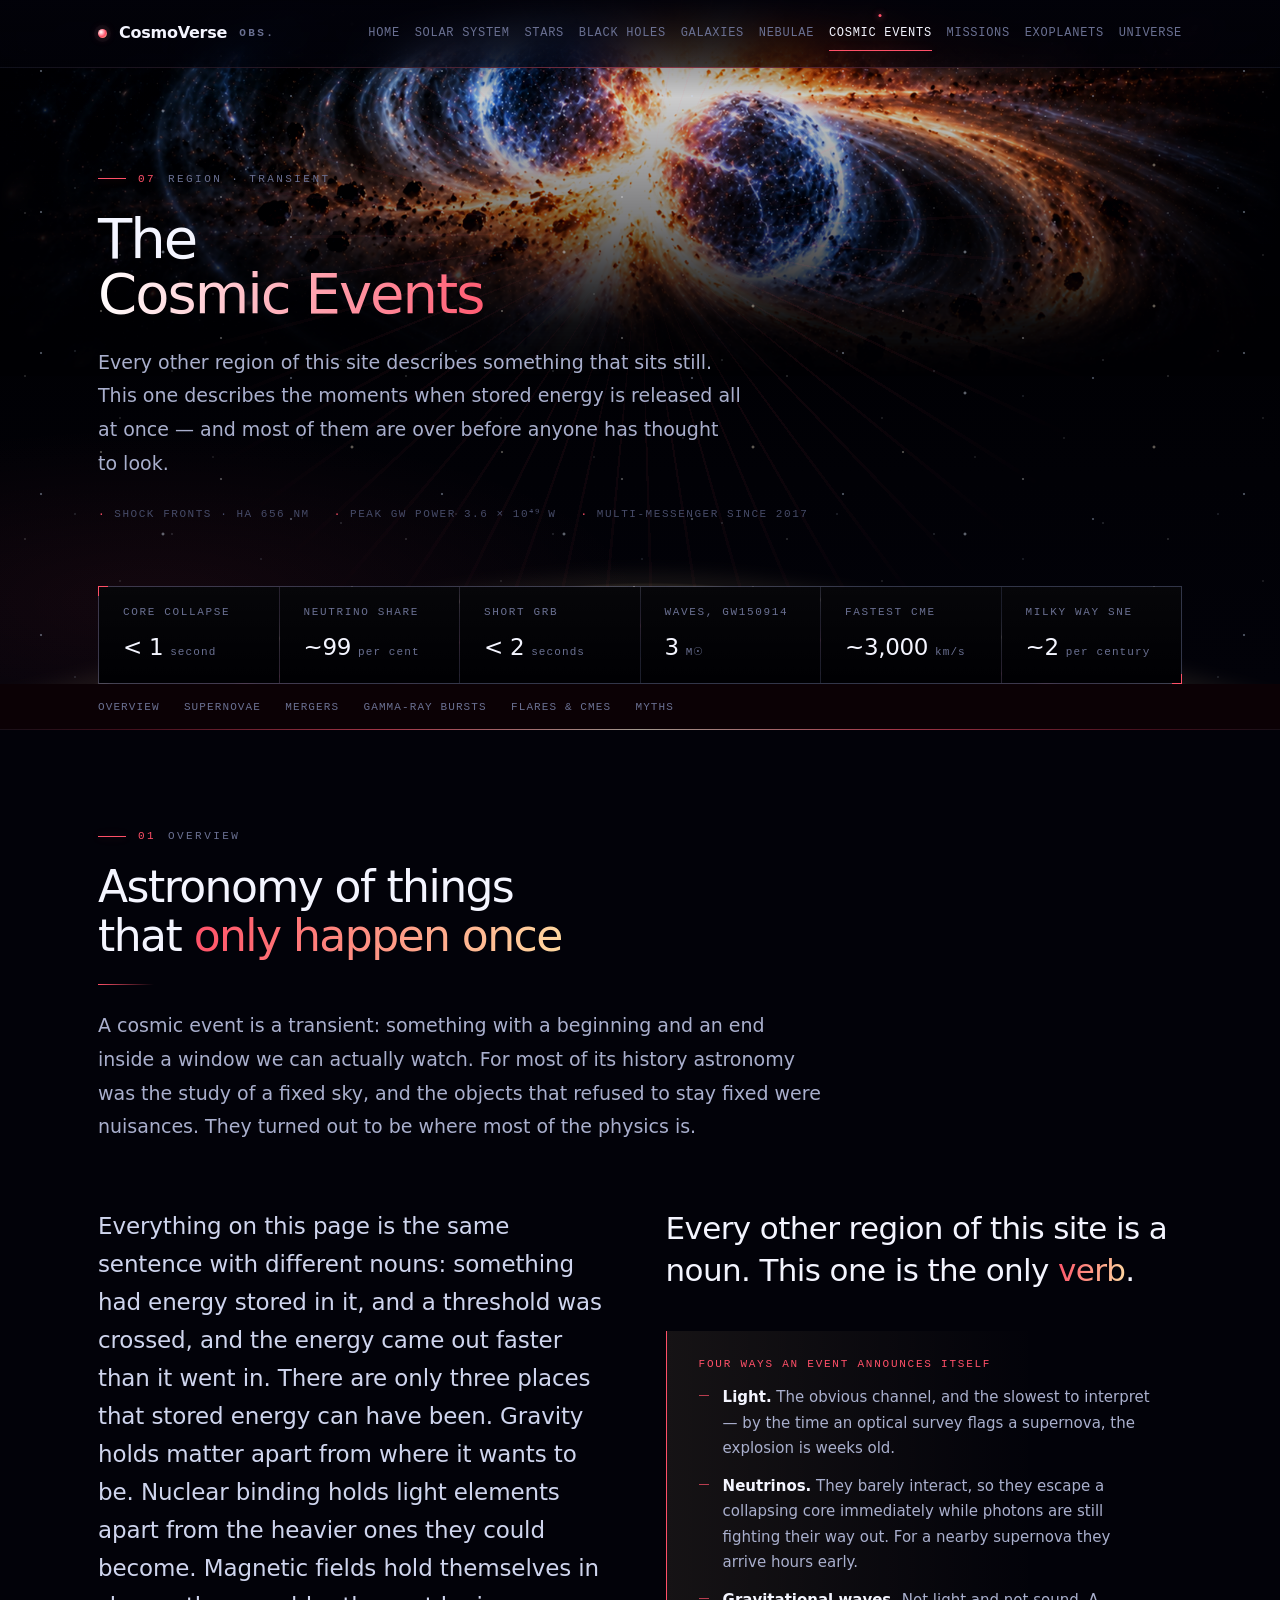
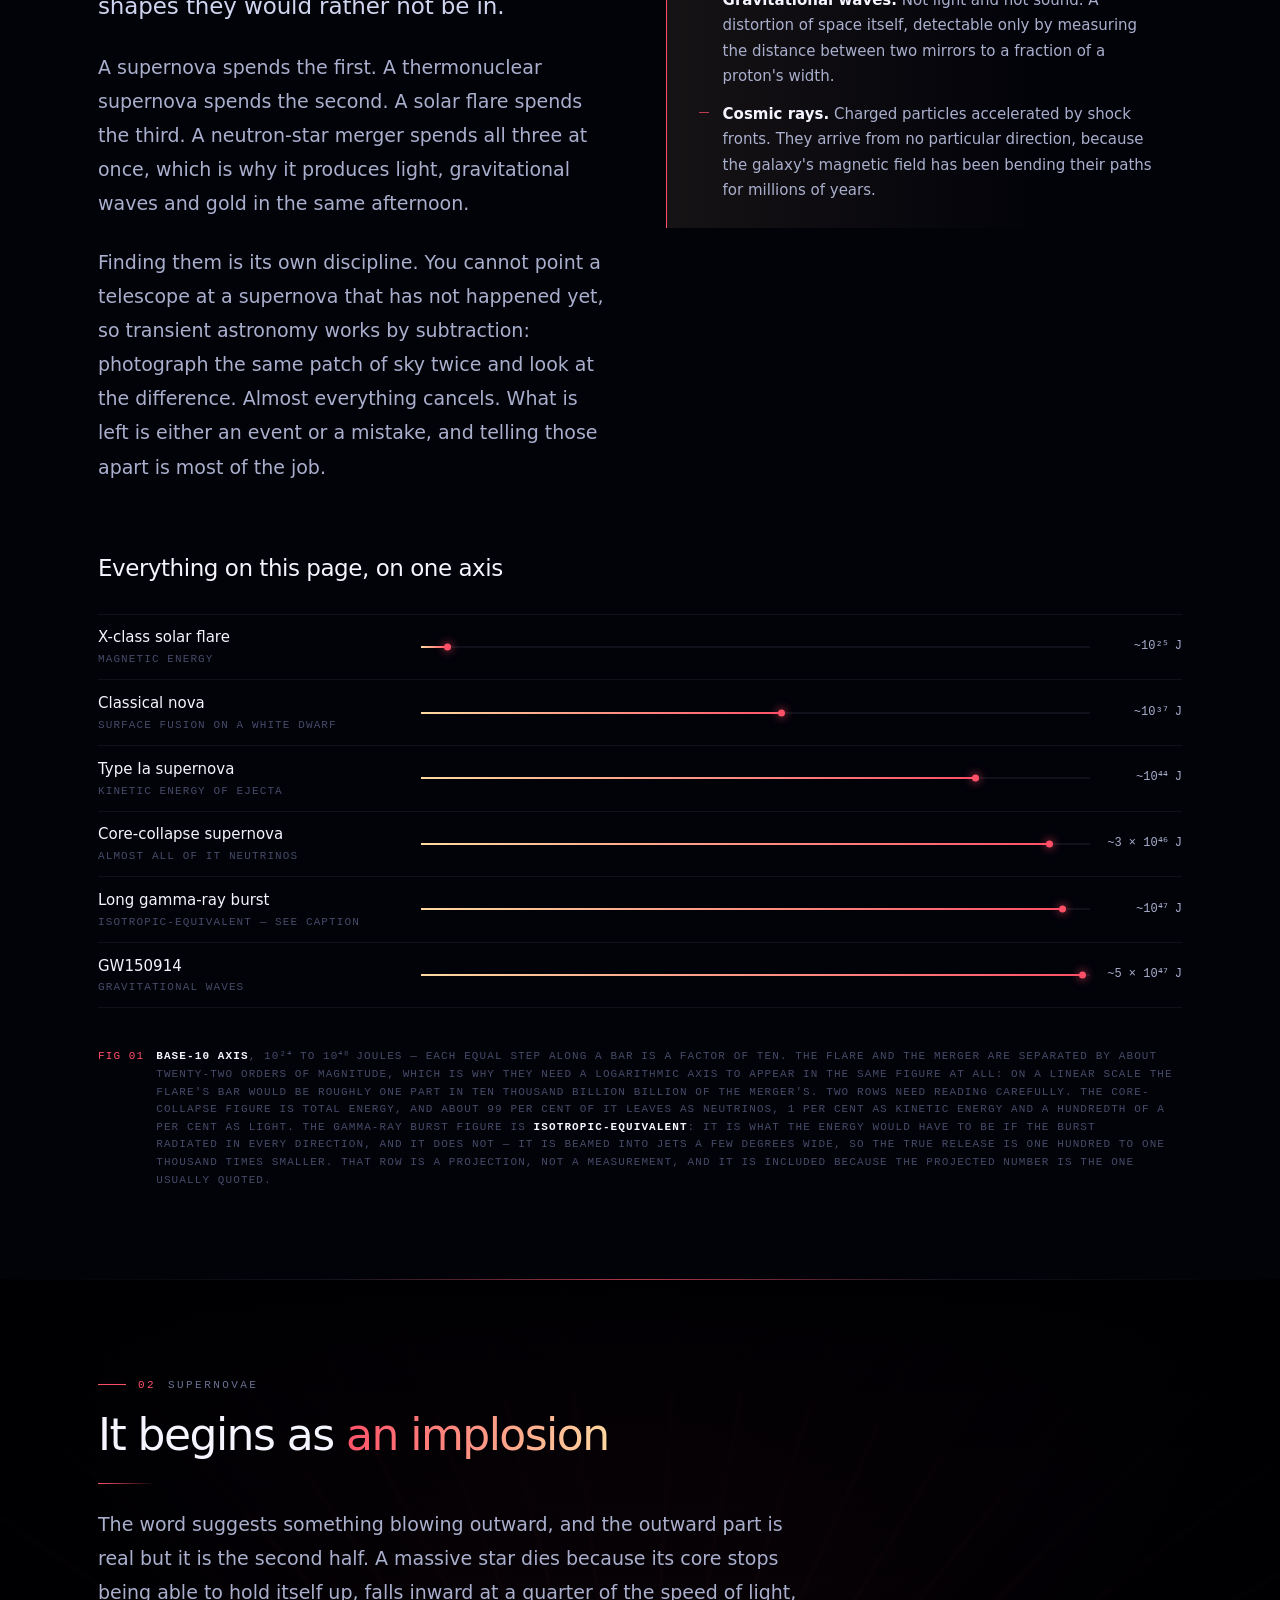
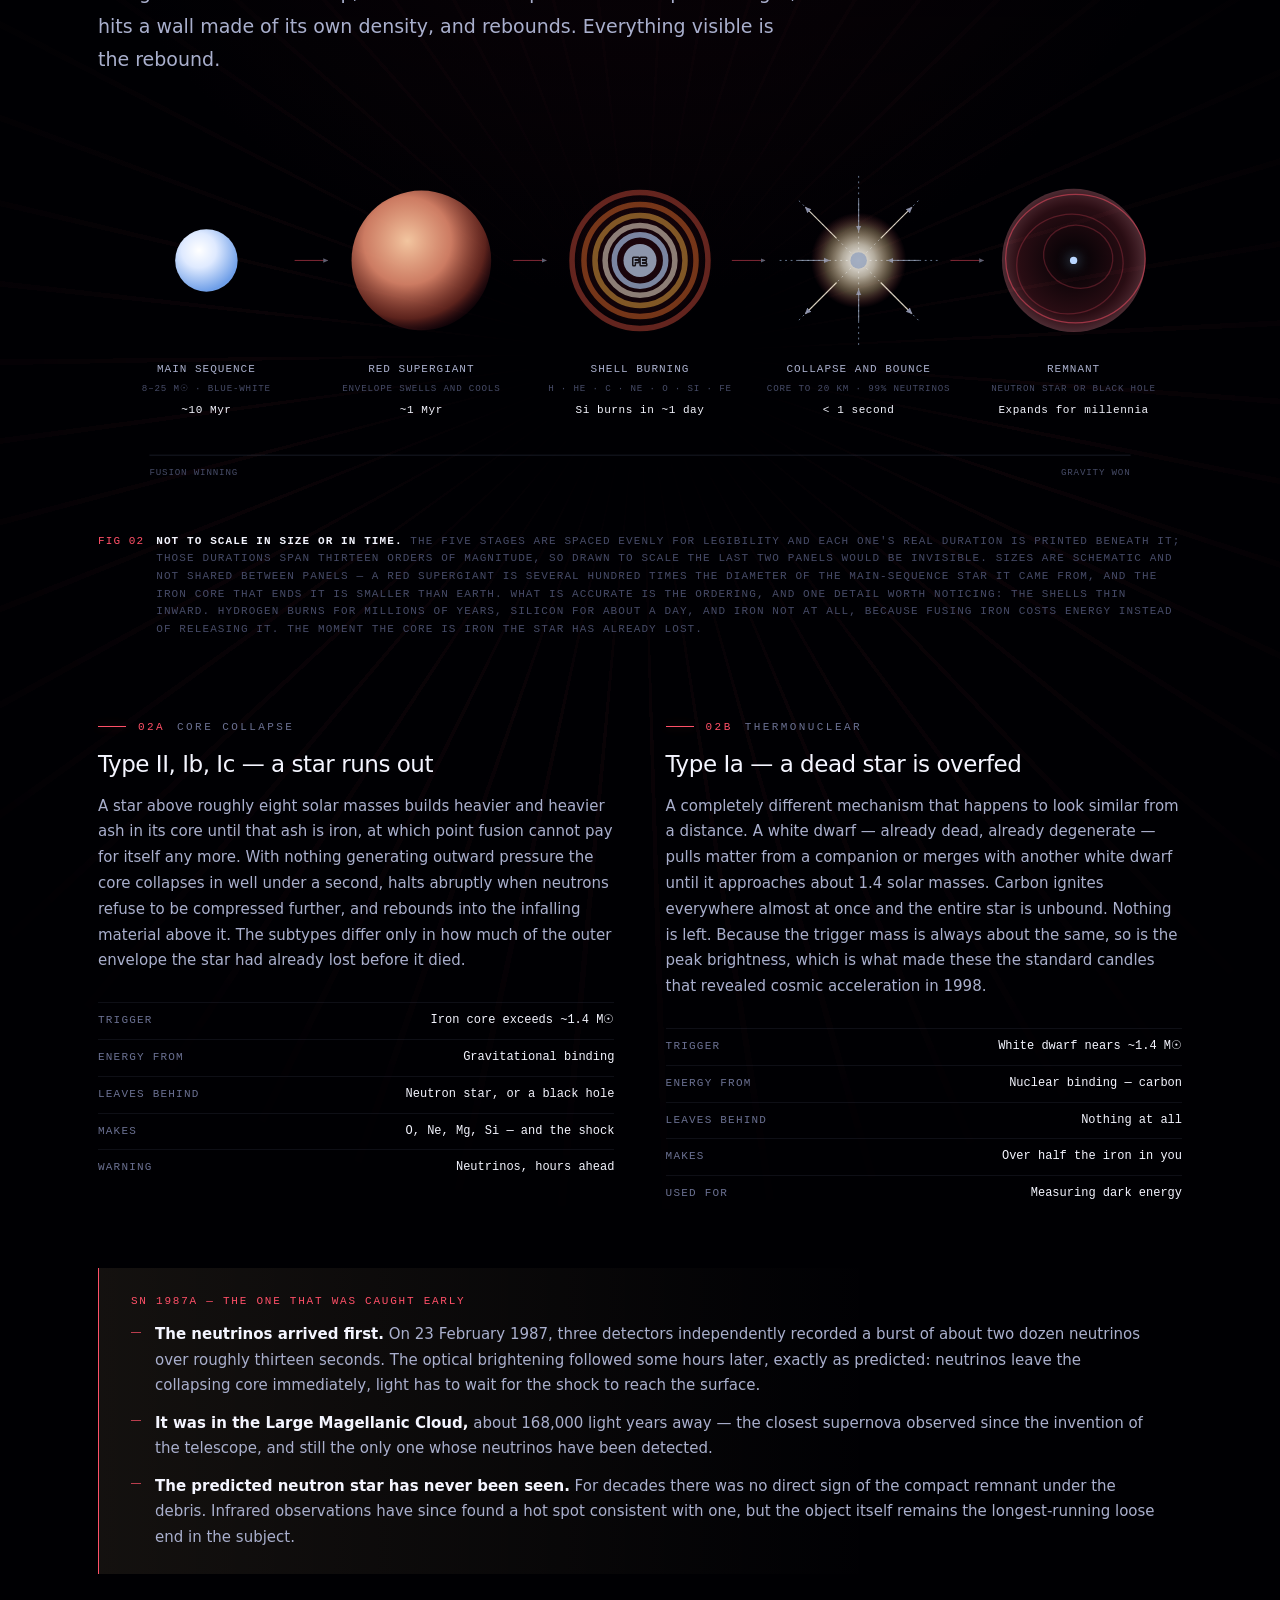
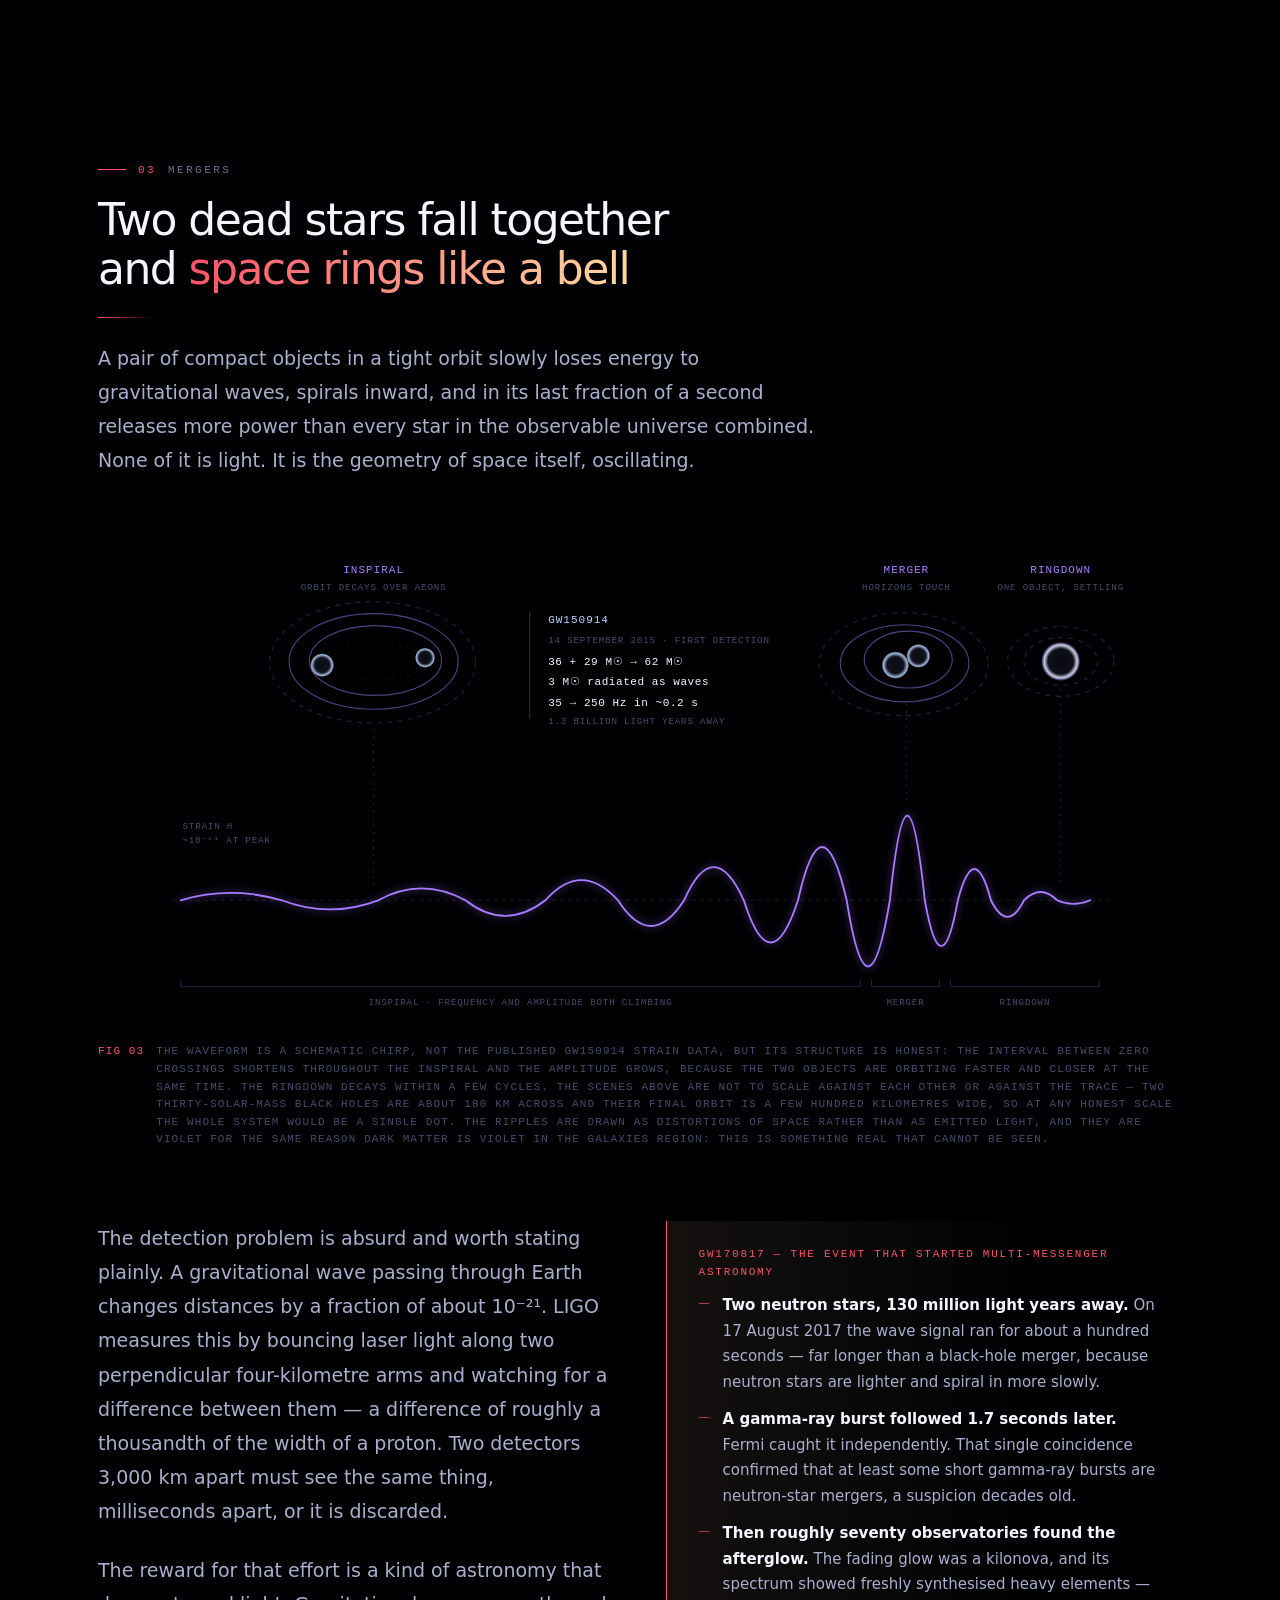
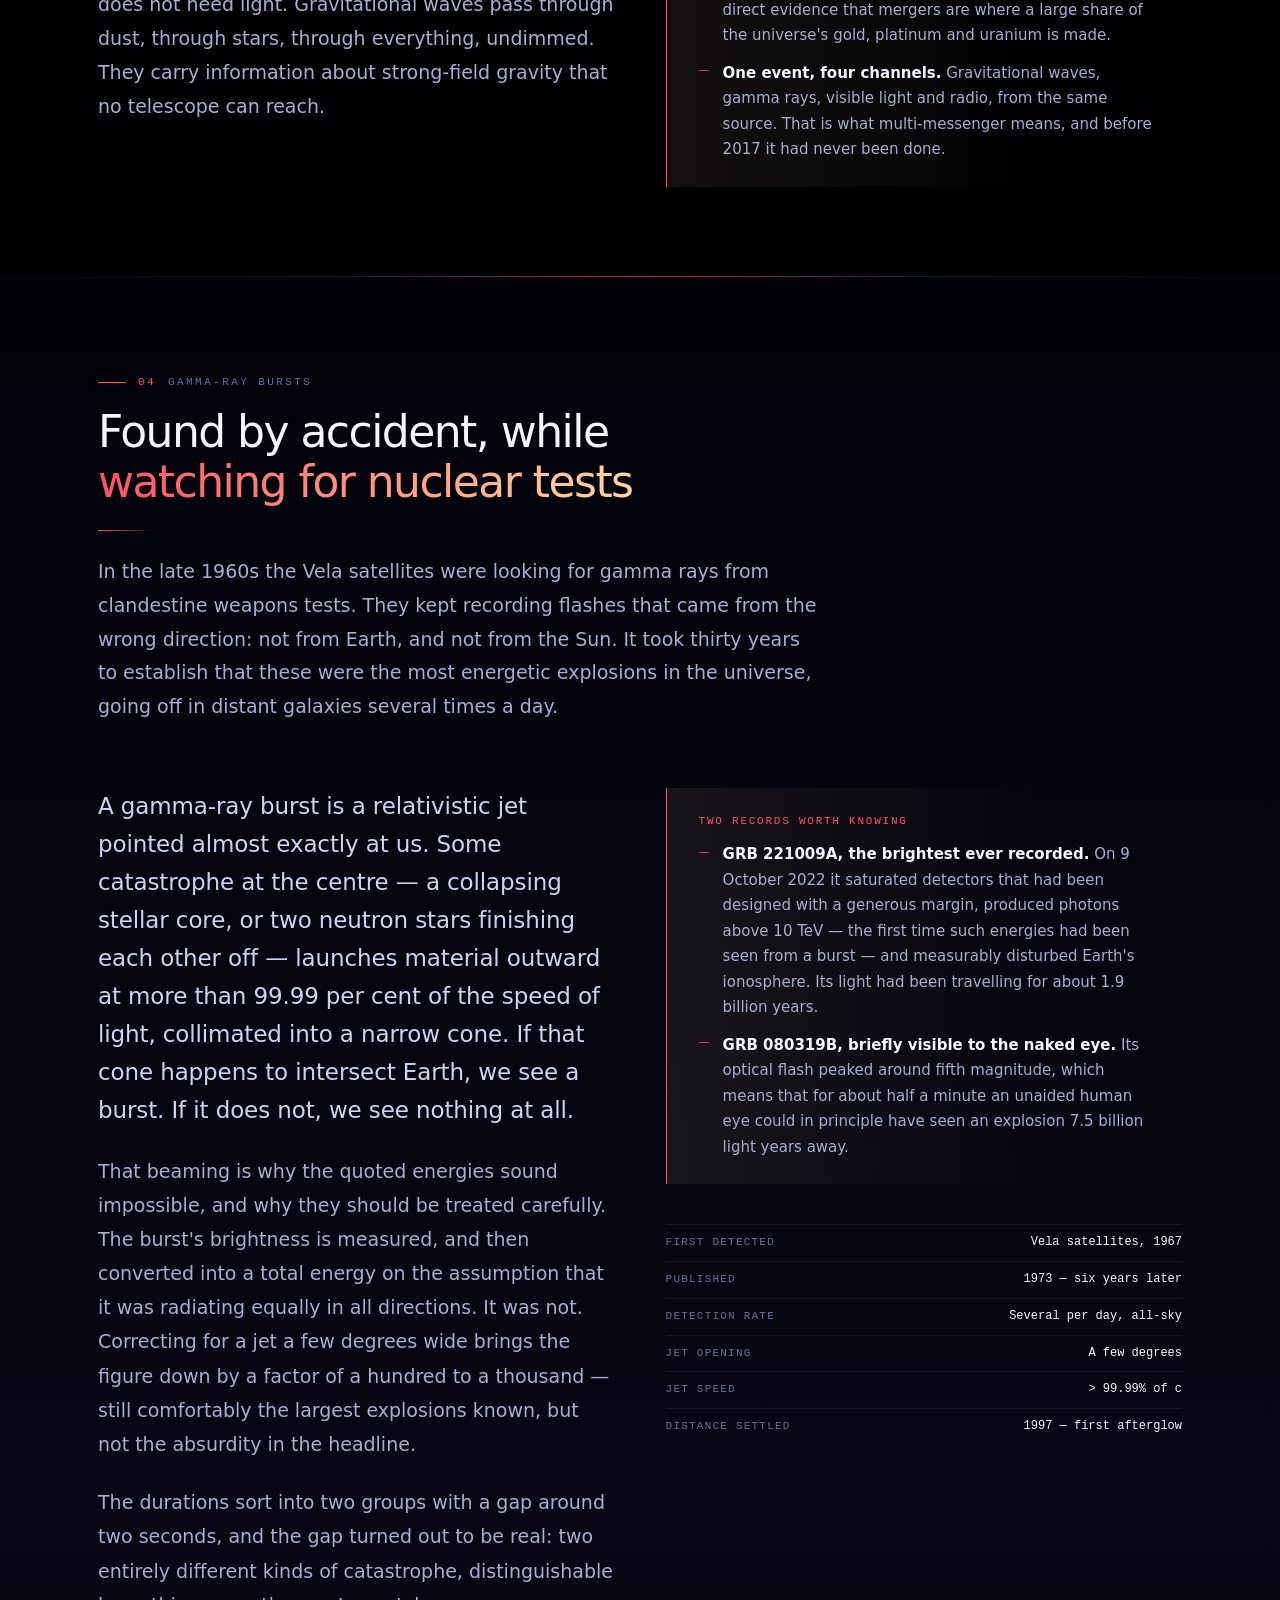
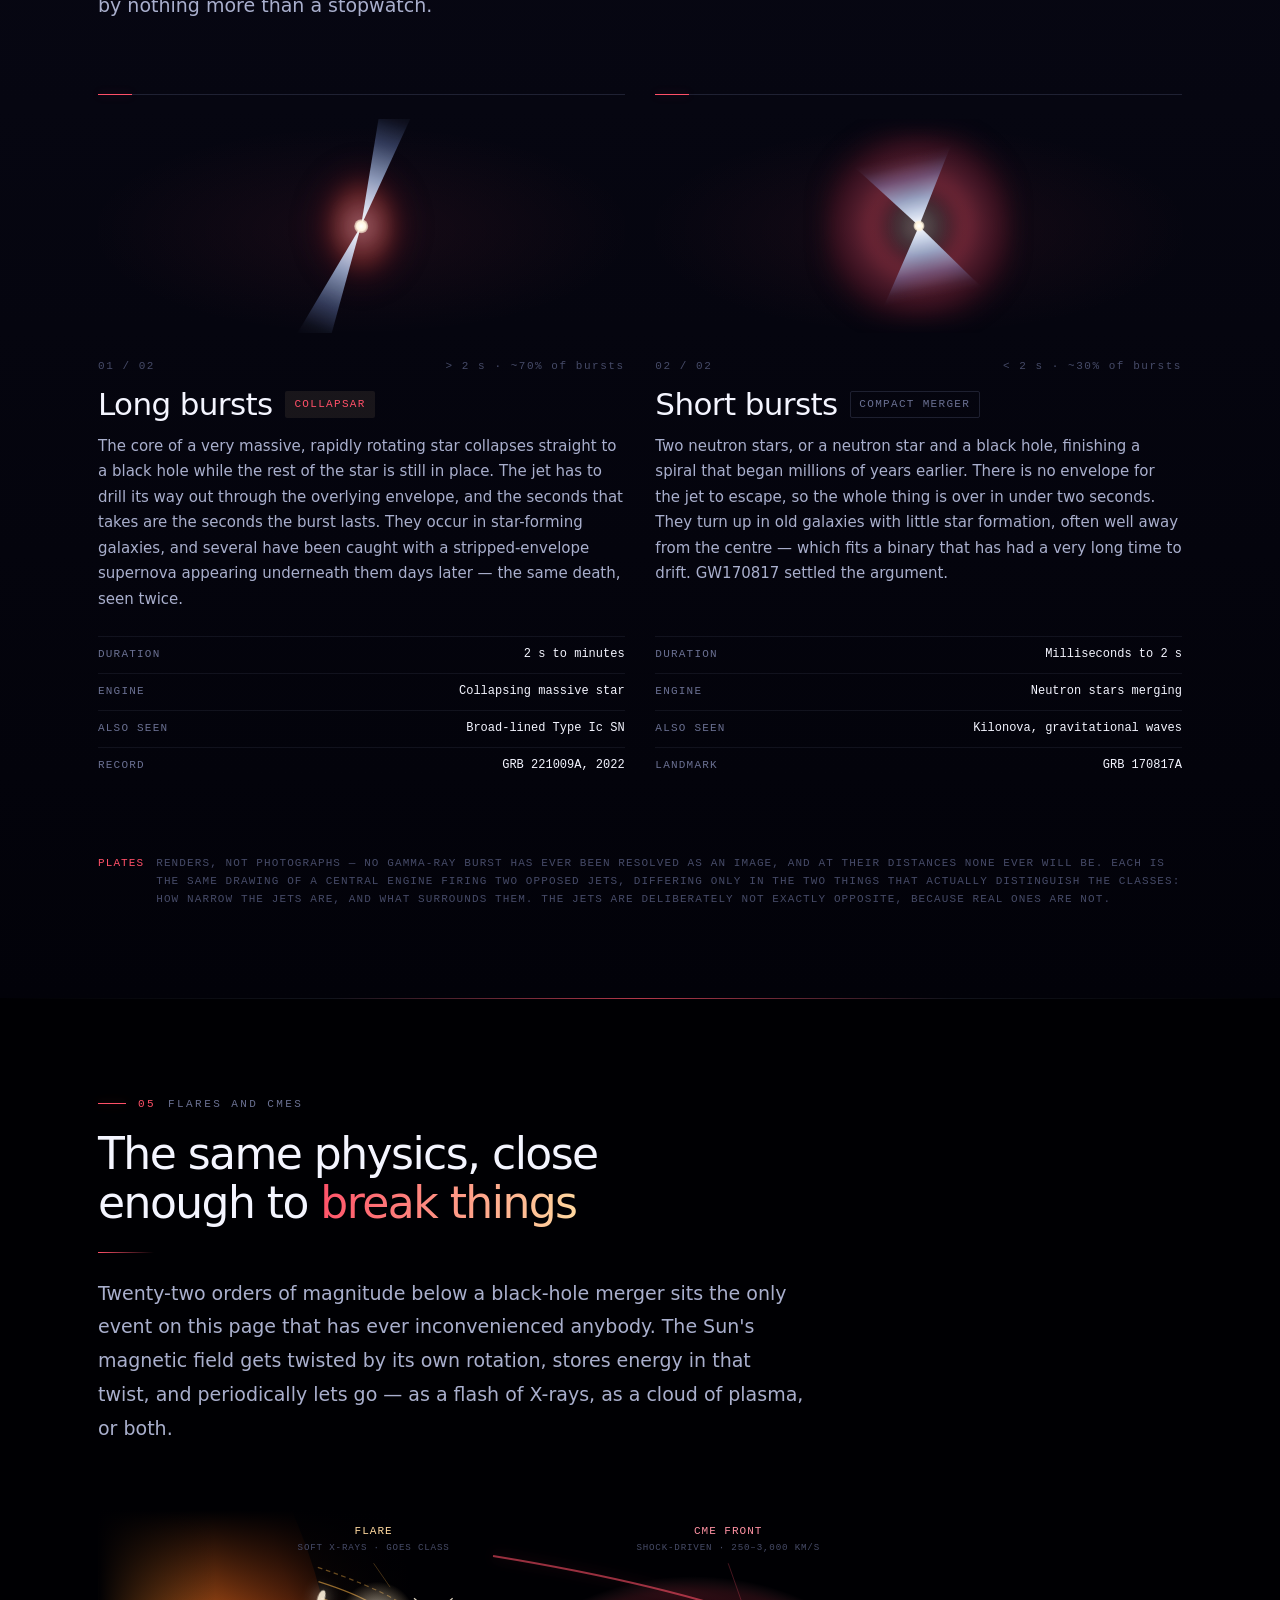
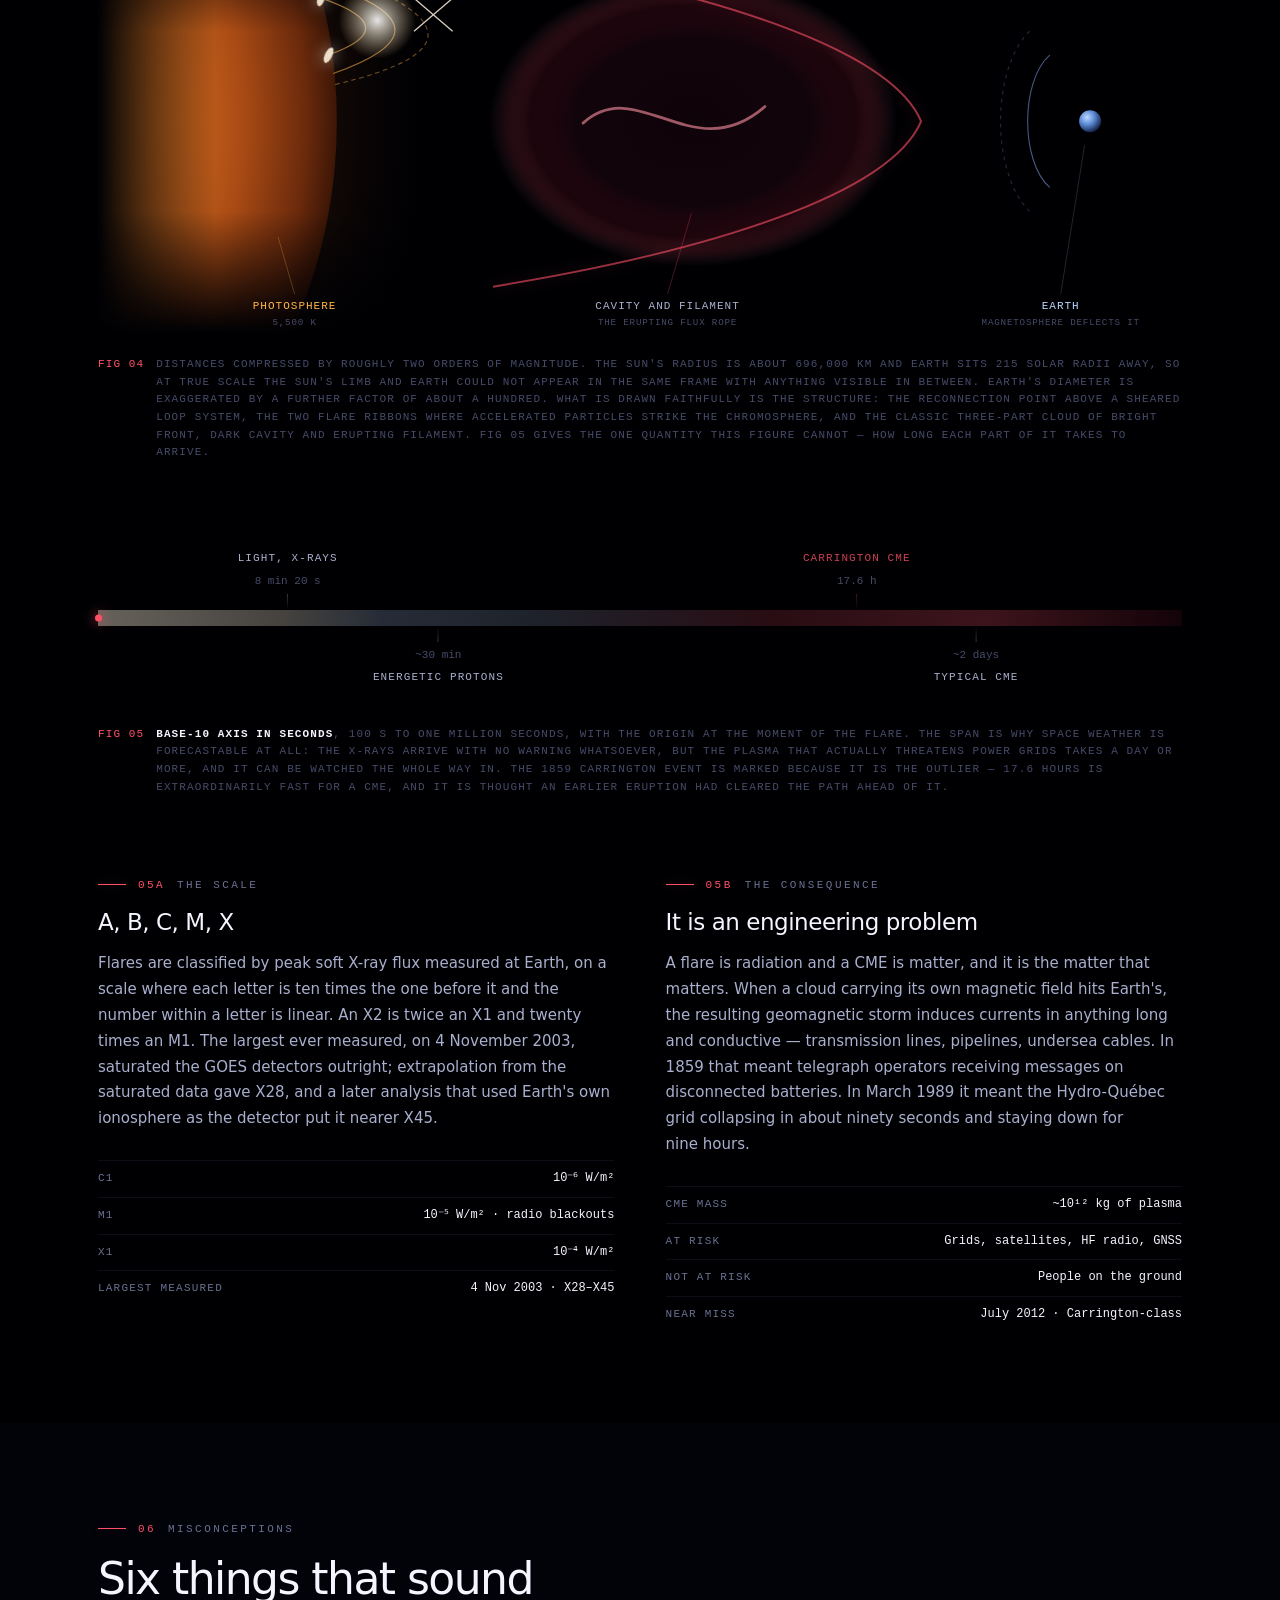
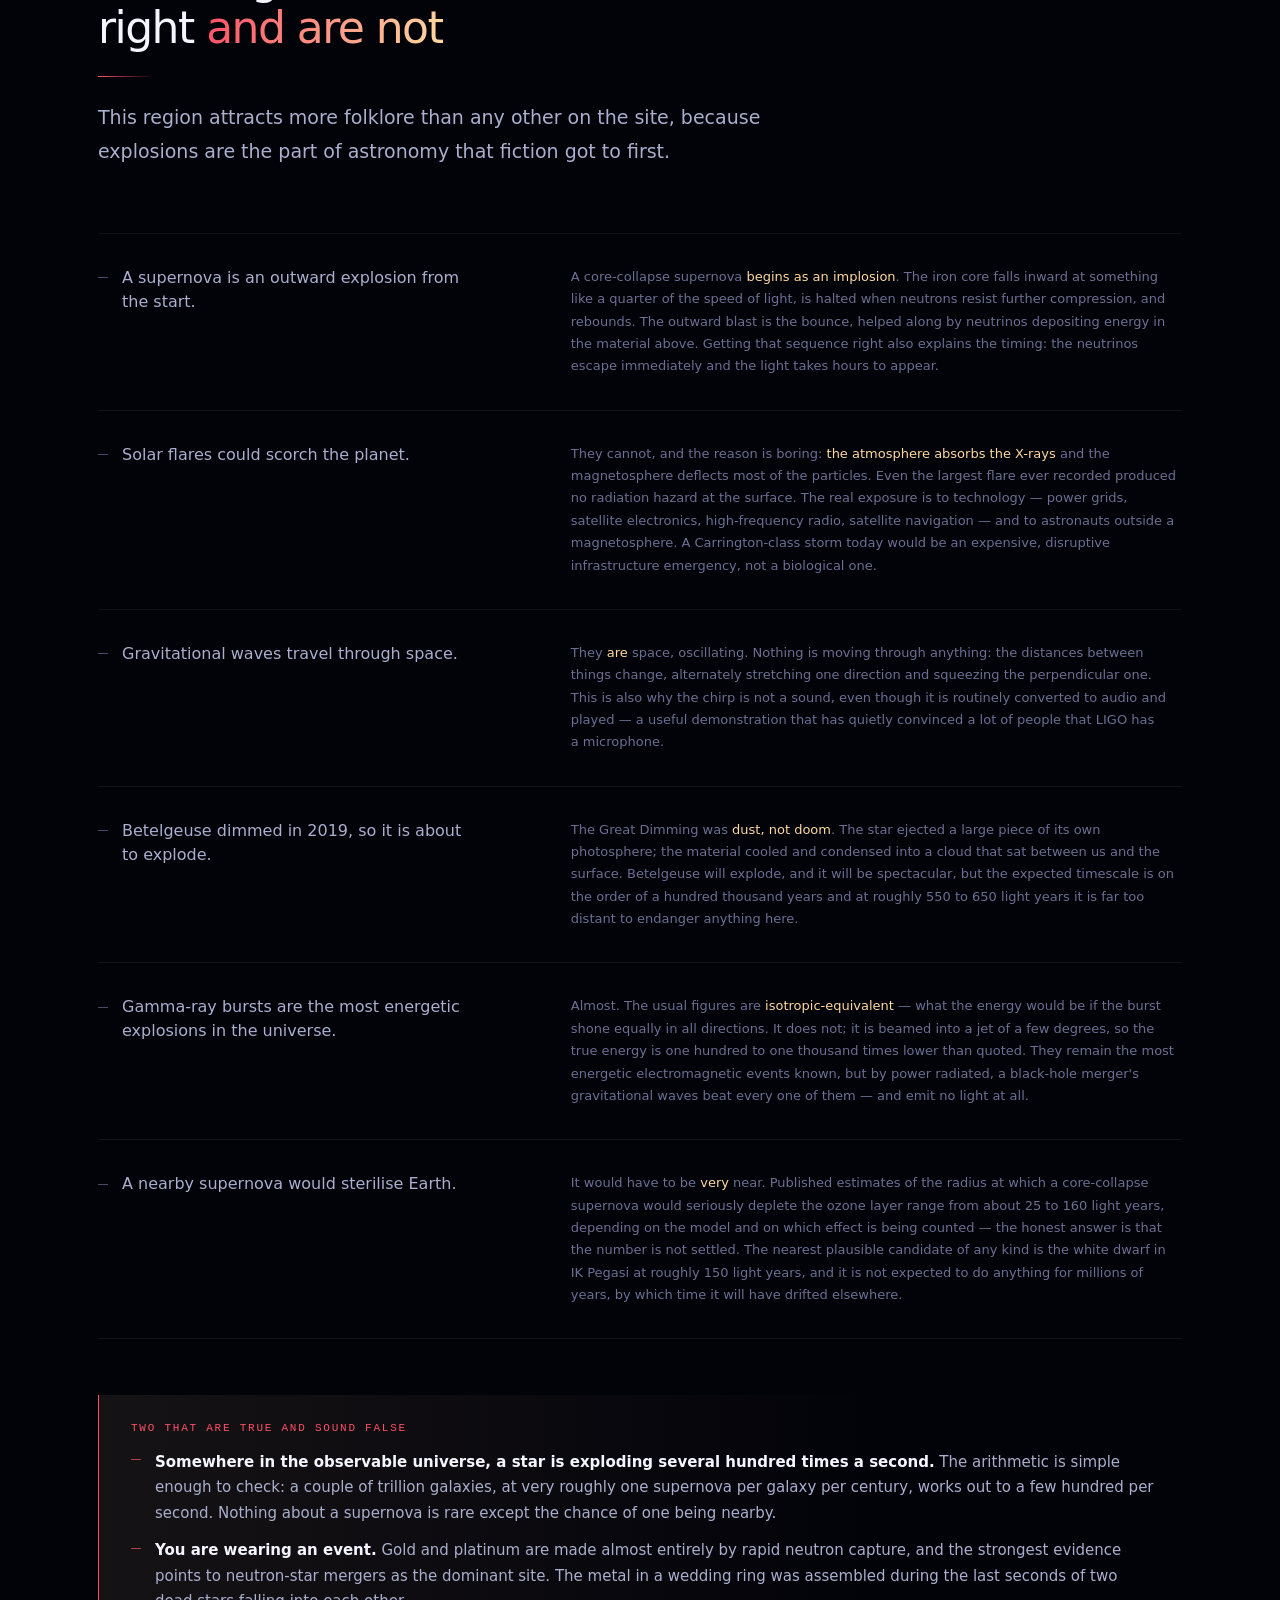
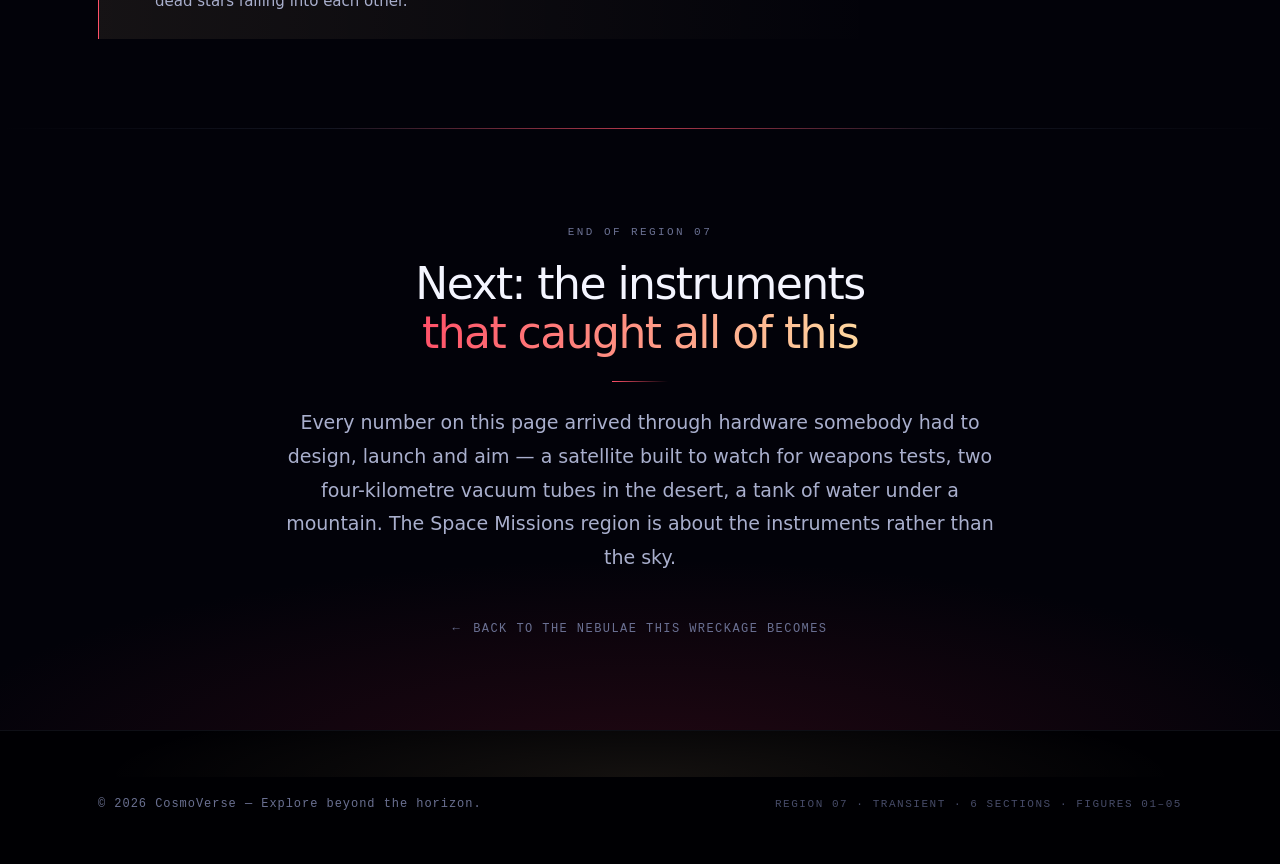
<file: cosmic-events/index.html>
<!DOCTYPE html>
<html lang="en">
<head>
    <meta charset="UTF-8">
    <meta name="viewport" content="width=device-width, initial-scale=1.0">
    <meta name="description" content="Cosmic Events — supernovae, neutron-star and black-hole mergers, gamma-ray bursts, and solar flares and coronal mass ejections. What releases the energy, how long it lasts, and how we detect something that is over before we look.">
    <meta name="keywords" content="cosmic events, transient astronomy, supernova, core collapse, type Ia, neutron star merger, black hole merger, gravitational waves, LIGO, GW150914, GW170817, gamma-ray burst, GRB 221009A, solar flare, coronal mass ejection, Carrington Event, space weather, astronomy">
    <meta name="author" content="CosmoVerse">
    <meta name="theme-color" content="#000003">
    <title>Cosmic Events | CosmoVerse</title>
    <link rel="stylesheet" href="../css/style.css">
    <link rel="stylesheet" href="../css/components.css">
    <link rel="stylesheet" href="../css/cosmic-events.css">
</head>
<!-- dm-events sets the domain palette. Its accent pair is already
     shock-front crimson into detonation gold, so like Nebulae this
     page does not retune the heading gradient; cosmic-events.css adds
     the individual emission mechanisms and keeps violet reserved for
     gravitational waves. -->
<body class="dm-events">
    <a href="#main" class="skip-link">Skip to content</a>

    <header class="header">
        <div class="header-container">
            <a href="../index.html" class="logo">
                CosmoVerse
                <span class="logo-mark">Obs.</span>
            </a>

            <input type="checkbox" id="mobile-menu-checkbox" class="mobile-menu-checkbox">
            <label for="mobile-menu-checkbox" class="mobile-menu-toggle" aria-label="Toggle navigation menu">
                <span class="hamburger-line"></span>
                <span class="hamburger-line"></span>
                <span class="hamburger-line"></span>
            </label>

            <nav class="nav" aria-label="Main navigation">
                <ul class="nav-list">
                    <li><a href="../index.html" class="nav-link">Home</a></li>
                    <li><a href="../solar-system/index.html" class="nav-link">Solar System</a></li>
                    <li><a href="../stars/index.html" class="nav-link">Stars</a></li>
                    <li><a href="../black-holes/index.html" class="nav-link">Black Holes</a></li>
                    <li><a href="../galaxies/index.html" class="nav-link">Galaxies</a></li>
                    <li><a href="../nebulae/index.html" class="nav-link">Nebulae</a></li>
                    <li><a href="index.html" class="nav-link active" aria-current="page">Cosmic Events</a></li>
                    <li><a href="../missions/index.html" class="nav-link">Missions</a></li>
                    <li><a href="../exoplanets/index.html" class="nav-link">Exoplanets</a></li>
                    <li><a href="../universe/index.html" class="nav-link">Universe</a></li>
                </ul>
            </nav>
        </div>
    </header>

    <main id="main">

        <!-- ============================================================
             ARRIVAL
             Galaxies opens on a logarithmic arc, Nebulae on filaments.
             This opens on a shock front: concentric arcs at increasing
             radii with the leading edge lit, because the geometry of
             this whole region is "one event, expanding".
             ============================================================ -->
        <section class="page-hero">
            <div class="page-hero__shot" aria-hidden="true">
                <img src="../images/cosmic-events.png" alt="" decoding="async">
            </div>
            <!-- Held well back. .field--burst defaults to 0.6, and at that
                 strength its shock spokes converge over the middle of the
                 frame and bury the photograph underneath — which on this
                 asset is a two-body merger, i.e. the single best image on
                 the site for this region. The drawn field is here to echo
                 the geometry, not to replace the subject. -->
            <div class="field field--burst" aria-hidden="true" style="--field-opacity:0.22"></div>
            <div class="starfield" style="--stars-opacity:0.7" aria-hidden="true"></div>
            <div class="starfield-streak" aria-hidden="true"></div>

            <div class="ev-hero__front" aria-hidden="true">
                <svg viewBox="0 0 1700 440" preserveAspectRatio="xMidYMax meet">
                    <path class="ev-arc ev-arc--bloom ev-arc--lead"
                          d="M -80 404 C 300 300, 600 214, 860 214 C 1120 214, 1400 300, 1780 404"/>
                    <path class="ev-arc ev-arc--bloom"
                          d="M -80 434 C 320 348, 620 268, 860 268 C 1100 268, 1400 348, 1780 434"/>
                    <path class="ev-arc ev-arc--lead"
                          d="M -80 404 C 300 300, 600 214, 860 214 C 1120 214, 1400 300, 1780 404"/>
                    <path class="ev-arc"
                          d="M -80 434 C 320 348, 620 268, 860 268 C 1100 268, 1400 348, 1780 434"/>
                    <path class="ev-arc"
                          d="M -80 458 C 340 384, 640 312, 860 312 C 1080 312, 1380 384, 1780 458"
                          style="opacity:0.12"/>
                    <g class="ev-knots">
                        <circle cx="524" cy="252" r="1.7"/>
                        <circle cx="842" cy="218" r="2.1"/>
                        <circle cx="884" cy="228" r="1.4"/>
                        <circle cx="1128" cy="248" r="1.8"/>
                        <circle cx="322" cy="298" r="1.3"/>
                        <circle cx="1372" cy="316" r="1.5"/>
                    </g>
                </svg>
            </div>

            <div class="container">
                <p class="eyebrow"><span class="eyebrow__id">07</span> Region &middot; Transient</p>
                <h1 class="page-hero__title">The<em>Cosmic Events</em></h1>
                <p class="page-hero__lede">Every other region of this site describes something that sits still. This one describes the moments when stored energy is released all at once &mdash; and most of them are over before anyone has thought to look.</p>
                <p class="page-hero__coords">
                    <span>Shock fronts &middot; H&alpha; 656 nm</span>
                    <span>Peak GW power 3.6 &times; 10&#8308;&#8313; W</span>
                    <span>Multi-messenger since 2017</span>
                </p>
            </div>

            <div class="page-hero__dock">
                <div class="container">
                    <!-- Labels are kept short enough to stay on one line. A
                         two-line label in one cell drops that cell's figure
                         below the other five and the readout stops reading
                         as a single instrument. -->
                    <dl class="readout readout--flush">
                        <div class="readout__cell">
                            <dt>Core collapse</dt>
                            <dd>&lt; 1 <small>second</small></dd>
                        </div>
                        <div class="readout__cell">
                            <dt>Neutrino share</dt>
                            <dd>~99 <small>per cent</small></dd>
                        </div>
                        <div class="readout__cell">
                            <dt>Short GRB</dt>
                            <dd>&lt; 2 <small>seconds</small></dd>
                        </div>
                        <div class="readout__cell">
                            <dt>Waves, GW150914</dt>
                            <dd>3 <small>M&#9737;</small></dd>
                        </div>
                        <div class="readout__cell">
                            <dt>Fastest CME</dt>
                            <dd>~3,000 <small>km/s</small></dd>
                        </div>
                        <div class="readout__cell">
                            <dt>Milky Way SNe</dt>
                            <dd>~2 <small>per century</small></dd>
                        </div>
                    </dl>
                </div>
            </div>
        </section>


        <!-- ============================================================
             LOCAL INDEX
             ============================================================ -->
        <nav class="subnav" aria-label="Sections in this region">
            <div class="subnav__list">
                <a href="#overview">Overview</a>
                <a href="#supernovae">Supernovae</a>
                <a href="#mergers">Mergers</a>
                <a href="#bursts">Gamma-ray Bursts</a>
                <a href="#solar">Flares &amp; CMEs</a>
                <a href="#facts">Myths</a>
            </div>
        </nav>


        <!-- ============================================================
             01 · OVERVIEW
             ============================================================ -->
        <section class="shell shell--abyss" id="overview">
            <div class="container">
                <header class="head">
                    <p class="eyebrow"><span class="eyebrow__id">01</span> Overview</p>
                    <h2 class="head__title">Astronomy of things that <em>only happen once</em></h2>
                    <div class="head__rule"></div>
                    <p class="head__lede">A cosmic event is a transient: something with a beginning and an end inside a window we can actually watch. For most of its history astronomy was the study of a fixed sky, and the objects that refused to stay fixed were nuisances. They turned out to be where most of the physics is.</p>
                </header>

                <div class="split">
                    <div class="prose prose--lede">
                        <p>Everything on this page is the same sentence with different nouns: something had energy stored in it, and a threshold was crossed, and the energy came out faster than it went in. There are only three places that stored energy can have been. Gravity holds matter apart from where it wants to be. Nuclear binding holds light elements apart from the heavier ones they could become. Magnetic fields hold themselves in shapes they would rather not be in.</p>
                        <p>A supernova spends the first. A thermonuclear supernova spends the second. A solar flare spends the third. A neutron-star merger spends all three at once, which is why it produces light, gravitational waves and gold in the same afternoon.</p>
                        <p>Finding them is its own discipline. You cannot point a telescope at a supernova that has not happened yet, so transient astronomy works by subtraction: photograph the same patch of sky twice and look at the difference. Almost everything cancels. What is left is either an event or a mistake, and telling those apart is most of the job.</p>
                    </div>

                    <div>
                        <p class="pull">Every other region of this site is a noun. This one is the only <em>verb</em>.</p>

                        <div class="note" style="margin-top:2.5rem">
                            <span class="note__title">Four ways an event announces itself</span>
                            <ul class="note__list">
                                <li><strong>Light.</strong> The obvious channel, and the slowest to interpret &mdash; by the time an optical survey flags a supernova, the explosion is weeks old.</li>
                                <li><strong>Neutrinos.</strong> They barely interact, so they escape a collapsing core immediately while photons are still fighting their way out. For a nearby supernova they arrive hours early.</li>
                                <li><strong>Gravitational waves.</strong> Not light and not sound. A distortion of space itself, detectable only by measuring the distance between two mirrors to a fraction of a proton's width.</li>
                                <li><strong>Cosmic rays.</strong> Charged particles accelerated by shock fronts. They arrive from no particular direction, because the galaxy's magnetic field has been bending their paths for millions of years.</li>
                            </ul>
                        </div>
                    </div>
                </div>

                <!-- Fig 01 · The ordering principle for the whole page.
                     Placed first deliberately: read this and the four
                     sections that follow are one sequence rather than
                     four unrelated topics. -->
                <h3 class="sub-title" style="margin-top:4.5rem">Everything on this page, on one axis</h3>

                <ol class="ledger" style="margin-top:2rem" role="img"
                    aria-label="Energy released by cosmic events on a base-10 axis in joules: a large X-class solar flare about 10 to the 25, a classical nova about 10 to the 37, a Type Ia supernova about 10 to the 44 as kinetic energy, a core-collapse supernova about 3 times 10 to the 46 mostly as neutrinos, a long gamma-ray burst about 10 to the 47 isotropic-equivalent, and the black-hole merger GW150914 about 5 times 10 to the 47 radiated as gravitational waves.">
                    <li class="ledger__row" style="--reach:4%">
                        <span class="ledger__label">X-class solar flare <small>Magnetic energy</small></span>
                        <span class="ledger__track"><span class="ledger__fill"></span></span>
                        <span class="ledger__value">~10&sup2;&#8309; J</span>
                    </li>
                    <li class="ledger__row" style="--reach:54%">
                        <span class="ledger__label">Classical nova <small>Surface fusion on a white dwarf</small></span>
                        <span class="ledger__track"><span class="ledger__fill"></span></span>
                        <span class="ledger__value">~10&sup3;&#8311; J</span>
                    </li>
                    <li class="ledger__row" style="--reach:83%">
                        <span class="ledger__label">Type Ia supernova <small>Kinetic energy of ejecta</small></span>
                        <span class="ledger__track"><span class="ledger__fill"></span></span>
                        <span class="ledger__value">~10&#8308;&#8308; J</span>
                    </li>
                    <li class="ledger__row" style="--reach:94%">
                        <span class="ledger__label">Core-collapse supernova <small>Almost all of it neutrinos</small></span>
                        <span class="ledger__track"><span class="ledger__fill"></span></span>
                        <span class="ledger__value">~3 &times; 10&#8308;&#8310; J</span>
                    </li>
                    <li class="ledger__row" style="--reach:96%">
                        <span class="ledger__label">Long gamma-ray burst <small>Isotropic-equivalent &mdash; see caption</small></span>
                        <span class="ledger__track"><span class="ledger__fill"></span></span>
                        <span class="ledger__value">~10&#8308;&#8311; J</span>
                    </li>
                    <li class="ledger__row" style="--reach:99%">
                        <span class="ledger__label">GW150914 <small>Gravitational waves</small></span>
                        <span class="ledger__track"><span class="ledger__fill"></span></span>
                        <span class="ledger__value">~5 &times; 10&#8308;&#8311; J</span>
                    </li>
                </ol>

                <p class="caption" style="margin-top:2.5rem">
                    <span class="caption__id">Fig 01</span>
                    <span class="caption__body"><strong>Base-10 axis</strong>, 10&sup2;&#8308; to 10&#8308;&#8312; joules &mdash; each equal step along a bar is a factor of ten. The flare and the merger are separated by about twenty-two orders of magnitude, which is why they need a logarithmic axis to appear in the same figure at all: on a linear scale the flare's bar would be roughly one part in ten thousand billion billion of the merger's. Two rows need reading carefully. The core-collapse figure is total energy, and about 99 per cent of it leaves as neutrinos, 1 per cent as kinetic energy and a hundredth of a per cent as light. The gamma-ray burst figure is <strong>isotropic-equivalent</strong>: it is what the energy would have to be if the burst radiated in every direction, and it does not &mdash; it is beamed into jets a few degrees wide, so the true release is one hundred to one thousand times smaller. That row is a projection, not a measurement, and it is included because the projected number is the one usually quoted.</span>
                </p>
            </div>
        </section>


        <!-- ============================================================
             02 · SUPERNOVAE
             shell--lit: the section is illuminated from above by the
             thing it describes.
             ============================================================ -->
        <section class="shell shell--lit shell--seam" id="supernovae">
            <!-- Very low. The shared burst field is a repeating conic
                 gradient, so its spokes are perfectly even — at any real
                 strength they read as decorative rays behind the prose,
                 which is precisely rule 4's failure mode. -->
            <div class="field field--burst" aria-hidden="true" style="--field-opacity:0.14"></div>

            <div class="container">
                <header class="head">
                    <p class="eyebrow"><span class="eyebrow__id">02</span> Supernovae</p>
                    <h2 class="head__title">It begins as <em>an implosion</em></h2>
                    <div class="head__rule"></div>
                    <p class="head__lede">The word suggests something blowing outward, and the outward part is real but it is the second half. A massive star dies because its core stops being able to hold itself up, falls inward at a quarter of the speed of light, hits a wall made of its own density, and rebounds. Everything visible is the rebound.</p>
                </header>

                <figure class="fig">
                    <div class="fig__frame">
                        <svg class="fig__svg" viewBox="0 40 1180 400" role="img"
                             aria-label="Five stages in the life of a massive star. First, a blue-white main-sequence star of eight to twenty-five solar masses, lasting about ten million years. Second, a red supergiant whose envelope has swollen and cooled, lasting about a million years. Third, the same star with a layered core of concentric burning shells running hydrogen, helium, carbon, neon, oxygen and silicon around an inert iron centre, where silicon burns in about a day. Fourth, the iron core collapsing inward and rebounding, releasing most of its energy as neutrinos, in under a second. Fifth, an expanding supernova remnant around a neutron star or black hole, spreading for millennia.">

                            <defs>
                                <!-- Main sequence. Blue-white, because a star
                                     this massive is genuinely at 25,000 K. -->
                                <radialGradient id="snMain" cx="38%" cy="34%" r="66%">
                                    <stop offset="0%"   stop-color="#ffffff"/>
                                    <stop offset="42%"  stop-color="#dfeaff"/>
                                    <stop offset="100%" stop-color="#6f9fe8"/>
                                </radialGradient>

                                <!-- Red supergiant. Same luminosity spread over
                                     a vastly larger surface, so it is cool. -->
                                <radialGradient id="snGiant" cx="40%" cy="36%" r="68%">
                                    <stop offset="0%"   stop-color="#ffd0a8" stop-opacity="0.95"/>
                                    <stop offset="46%"  stop-color="#ff9a7a" stop-opacity="0.8"/>
                                    <stop offset="82%"  stop-color="#b84636" stop-opacity="0.5"/>
                                    <stop offset="100%" stop-color="#5c0f20" stop-opacity="0.12"/>
                                </radialGradient>

                                <!-- The envelope the shells sit inside. -->
                                <radialGradient id="snEnv" cx="50%" cy="50%" r="50%">
                                    <stop offset="0%"   stop-color="#5c0f20" stop-opacity="0.34"/>
                                    <stop offset="72%"  stop-color="#3a0a16" stop-opacity="0.26"/>
                                    <stop offset="100%" stop-color="#3a0a16" stop-opacity="0"/>
                                </radialGradient>

                                <!-- The bounce. The only pure white on the page,
                                     and it has earned it. -->
                                <radialGradient id="snFlash" cx="50%" cy="50%" r="50%">
                                    <stop offset="0%"   stop-color="#ffffff" stop-opacity="0.95"/>
                                    <stop offset="34%"  stop-color="#fff4de" stop-opacity="0.7"/>
                                    <stop offset="70%"  stop-color="#ffd9a0" stop-opacity="0.3"/>
                                    <stop offset="100%" stop-color="#ff5068" stop-opacity="0"/>
                                </radialGradient>

                                <radialGradient id="snFront" cx="50%" cy="50%" r="50%">
                                    <stop offset="0%"   stop-color="#ff5068" stop-opacity="0"/>
                                    <stop offset="76%"  stop-color="#ff5068" stop-opacity="0.16"/>
                                    <stop offset="100%" stop-color="#ff92a4" stop-opacity="0.3"/>
                                </radialGradient>

                                <marker id="snArrow" viewBox="0 0 10 10" refX="8" refY="5"
                                        markerWidth="6" markerHeight="6" orient="auto-start-reverse">
                                    <path d="M 0 1 L 9 5 L 0 9 z" fill="currentColor"/>
                                </marker>
                            </defs>

                            <!-- ---- 01 · MAIN SEQUENCE --------------------- -->
                            <g>
                                <circle class="sn__star" cx="118" cy="170" r="34"/>
                                <text class="svg-label" x="118" y="292" text-anchor="middle">Main sequence</text>
                                <text class="svg-unit" x="118" y="312" text-anchor="middle">8&ndash;25 M&#9737; &middot; blue-white</text>
                                <text class="svg-value" x="118" y="336" text-anchor="middle">~10 Myr</text>
                            </g>

                            <path class="sn__step" d="M 214 170 L 250 170" marker-end="url(#snArrow)"/>

                            <!-- ---- 02 · RED SUPERGIANT -------------------- -->
                            <g>
                                <circle class="sn__giant" cx="352" cy="170" r="76"/>
                                <text class="svg-label" x="352" y="292" text-anchor="middle">Red supergiant</text>
                                <text class="svg-unit" x="352" y="312" text-anchor="middle">Envelope swells and cools</text>
                                <text class="svg-value" x="352" y="336" text-anchor="middle">~1 Myr</text>
                            </g>

                            <path class="sn__step" d="M 452 170 L 488 170" marker-end="url(#snArrow)"/>

                            <!-- ---- 03 · THE ONION ------------------------
                                 Rings thin inward because each successive fuel
                                 burns hotter, faster and in a smaller volume.
                                 Hydrogen lasts millions of years; silicon lasts
                                 about a day. -->
                            <g>
                                <circle class="sn__envelope" cx="590" cy="170" r="80"/>
                                <circle class="sn__shell sn__shell--h"  cx="590" cy="170" r="74"/>
                                <circle class="sn__shell sn__shell--he" cx="590" cy="170" r="61"/>
                                <circle class="sn__shell sn__shell--c"  cx="590" cy="170" r="49"/>
                                <circle class="sn__shell sn__shell--o"  cx="590" cy="170" r="38"/>
                                <circle class="sn__shell sn__shell--si" cx="590" cy="170" r="28"/>
                                <circle class="sn__iron" cx="590" cy="170" r="18"/>
                                <text class="svg-label svg-label--iron svg-onlight" x="590" y="175"
                                      text-anchor="middle">Fe</text>
                                <text class="svg-label" x="590" y="292" text-anchor="middle">Shell burning</text>
                                <text class="svg-unit" x="590" y="312" text-anchor="middle">H &middot; He &middot; C &middot; Ne &middot; O &middot; Si &middot; Fe</text>
                                <text class="svg-value" x="590" y="336" text-anchor="middle">Si burns in ~1 day</text>
                            </g>

                            <path class="sn__step" d="M 690 170 L 726 170" marker-end="url(#snArrow)"/>

                            <!-- ---- 04 · COLLAPSE AND BOUNCE --------------- -->
                            <g>
                                <!-- Neutrinos first in the paint order, because
                                     they are already gone by the time anything
                                     else has happened. -->
                                <g class="sn__neutrino">
                                    <path d="M 828 170 L 828 76"/>
                                    <path d="M 828 170 L 828 264"/>
                                    <path d="M 828 170 L 762 104"/>
                                    <path d="M 828 170 L 894 236"/>
                                    <path d="M 828 170 L 894 104"/>
                                    <path d="M 828 170 L 762 236"/>
                                    <path d="M 828 170 L 740 170"/>
                                    <path d="M 828 170 L 916 170"/>
                                </g>

                                <circle class="sn__flash" cx="828" cy="170" r="52"/>

                                <!-- Falling in, then rebounding. Both drawn,
                                     because the order is the whole point. -->
                                <g class="sn__infall">
                                    <path d="M 828 104 L 828 138" marker-end="url(#snArrow)"/>
                                    <path d="M 828 236 L 828 202" marker-end="url(#snArrow)"/>
                                    <path d="M 762 170 L 796 170" marker-end="url(#snArrow)"/>
                                    <path d="M 894 170 L 860 170" marker-end="url(#snArrow)"/>
                                </g>

                                <g class="sn__rebound">
                                    <path d="M 852 146 L 886 112" marker-end="url(#snArrow)"/>
                                    <path d="M 804 194 L 770 228" marker-end="url(#snArrow)"/>
                                    <path d="M 852 194 L 886 228" marker-end="url(#snArrow)"/>
                                    <path d="M 804 146 L 770 112" marker-end="url(#snArrow)"/>
                                </g>

                                <circle class="sn__iron" cx="828" cy="170" r="9"/>

                                <text class="svg-label" x="828" y="292" text-anchor="middle">Collapse and bounce</text>
                                <text class="svg-unit" x="828" y="312" text-anchor="middle">Core to 20 km &middot; 99% neutrinos</text>
                                <text class="svg-value" x="828" y="336" text-anchor="middle">&lt; 1 second</text>
                            </g>

                            <path class="sn__step" d="M 928 170 L 964 170" marker-end="url(#snArrow)"/>

                            <!-- ---- 05 · REMNANT --------------------------
                                 Deliberately not concentric. Rule 4: real
                                 remnants are lopsided, because the ejecta were
                                 clumpy and the surroundings were not uniform. -->
                            <g>
                                <circle class="sn__front" cx="1062" cy="170" r="78"/>
                                <ellipse class="sn__ring" cx="1064" cy="168" rx="76" ry="70"/>
                                <ellipse class="sn__ring sn__ring--faint" cx="1058" cy="174" rx="58" ry="54"
                                         transform="rotate(-12 1058 174)"/>
                                <ellipse class="sn__ring sn__ring--faint" cx="1067" cy="166" rx="38" ry="34"
                                         transform="rotate(18 1067 166)"/>
                                <circle class="sn__remnant-core" cx="1062" cy="170" r="4"/>
                                <text class="svg-label" x="1062" y="292" text-anchor="middle">Remnant</text>
                                <text class="svg-unit" x="1062" y="312" text-anchor="middle">Neutron star or black hole</text>
                                <text class="svg-value" x="1062" y="336" text-anchor="middle">Expands for millennia</text>
                            </g>

                            <path class="svg-axis" d="M 56 382 L 1124 382"/>
                            <text class="svg-unit" x="56" y="404">Fusion winning</text>
                            <text class="svg-unit" x="1124" y="404" text-anchor="end">Gravity won</text>
                        </svg>
                    </div>

                    <figcaption class="caption">
                        <span class="caption__id">Fig 02</span>
                        <span class="caption__body"><strong>Not to scale in size or in time.</strong> The five stages are spaced evenly for legibility and each one's real duration is printed beneath it; those durations span thirteen orders of magnitude, so drawn to scale the last two panels would be invisible. Sizes are schematic and not shared between panels &mdash; a red supergiant is several hundred times the diameter of the main-sequence star it came from, and the iron core that ends it is smaller than Earth. What is accurate is the ordering, and one detail worth noticing: the shells thin inward. Hydrogen burns for millions of years, silicon for about a day, and iron not at all, because fusing iron costs energy instead of releasing it. The moment the core is iron the star has already lost.</span>
                    </figcaption>
                </figure>

                <div class="split" style="margin-top:4.5rem">
                    <div>
                        <p class="eyebrow"><span class="eyebrow__id">02a</span> Core collapse</p>
                        <h3 class="sub-title" style="margin-top:1rem">Type II, Ib, Ic &mdash; a star runs out</h3>
                        <p class="copy" style="margin-top:1rem">A star above roughly eight solar masses builds heavier and heavier ash in its core until that ash is iron, at which point fusion cannot pay for itself any more. With nothing generating outward pressure the core collapses in well under a second, halts abruptly when neutrons refuse to be compressed further, and rebounds into the infalling material above it. The subtypes differ only in how much of the outer envelope the star had already lost before it died.</p>
                        <dl class="spec" style="margin-top:1.75rem">
                            <div class="spec__row"><dt>Trigger</dt><dd>Iron core exceeds ~1.4 M&#9737;</dd></div>
                            <div class="spec__row"><dt>Energy from</dt><dd>Gravitational binding</dd></div>
                            <div class="spec__row"><dt>Leaves behind</dt><dd>Neutron star, or a black hole</dd></div>
                            <div class="spec__row"><dt>Makes</dt><dd>O, Ne, Mg, Si &mdash; and the shock</dd></div>
                            <div class="spec__row"><dt>Warning</dt><dd>Neutrinos, hours ahead</dd></div>
                        </dl>
                    </div>

                    <div>
                        <p class="eyebrow"><span class="eyebrow__id">02b</span> Thermonuclear</p>
                        <h3 class="sub-title" style="margin-top:1rem">Type Ia &mdash; a dead star is overfed</h3>
                        <p class="copy" style="margin-top:1rem">A completely different mechanism that happens to look similar from a distance. A white dwarf &mdash; already dead, already degenerate &mdash; pulls matter from a companion or merges with another white dwarf until it approaches about 1.4 solar masses. Carbon ignites everywhere almost at once and the entire star is unbound. Nothing is left. Because the trigger mass is always about the same, so is the peak brightness, which is what made these the standard candles that revealed cosmic acceleration in 1998.</p>
                        <dl class="spec" style="margin-top:1.75rem">
                            <div class="spec__row"><dt>Trigger</dt><dd>White dwarf nears ~1.4 M&#9737;</dd></div>
                            <div class="spec__row"><dt>Energy from</dt><dd>Nuclear binding &mdash; carbon</dd></div>
                            <div class="spec__row"><dt>Leaves behind</dt><dd>Nothing at all</dd></div>
                            <div class="spec__row"><dt>Makes</dt><dd>Over half the iron in you</dd></div>
                            <div class="spec__row"><dt>Used for</dt><dd>Measuring dark energy</dd></div>
                        </dl>
                    </div>
                </div>

                <div class="note" style="margin-top:3.5rem">
                    <span class="note__title">SN 1987A &mdash; the one that was caught early</span>
                    <ul class="note__list">
                        <li><strong>The neutrinos arrived first.</strong> On 23 February 1987, three detectors independently recorded a burst of about two dozen neutrinos over roughly thirteen seconds. The optical brightening followed some hours later, exactly as predicted: neutrinos leave the collapsing core immediately, light has to wait for the shock to reach the surface.</li>
                        <li><strong>It was in the Large Magellanic Cloud,</strong> about 168,000 light years away &mdash; the closest supernova observed since the invention of the telescope, and still the only one whose neutrinos have been detected.</li>
                        <li><strong>The predicted neutron star has never been seen.</strong> For decades there was no direct sign of the compact remnant under the debris. Infrared observations have since found a hot spot consistent with one, but the object itself remains the longest-running loose end in the subject.</li>
                    </ul>
                </div>
            </div>
        </section>


        <!-- ============================================================
             03 · MERGERS
             ============================================================ -->
        <section class="shell shell--void" id="mergers">
            <div class="container">
                <header class="head">
                    <p class="eyebrow"><span class="eyebrow__id">03</span> Mergers</p>
                    <h2 class="head__title">Two dead stars fall together and <em>space rings like a bell</em></h2>
                    <div class="head__rule"></div>
                    <p class="head__lede">A pair of compact objects in a tight orbit slowly loses energy to gravitational waves, spirals inward, and in its last fraction of a second releases more power than every star in the observable universe combined. None of it is light. It is the geometry of space itself, oscillating.</p>
                </header>

                <figure class="fig">
                    <div class="fig__frame">
                        <svg class="fig__svg" viewBox="0 40 1180 520" role="img"
                             aria-label="A compact-object merger and the gravitational-wave signal it produces. Above: two compact objects in a wide orbit during inspiral, then the same pair touching at merger, then a single settled remnant during ringdown, each surrounded by expanding ripples in spacetime. Below: the strain waveform, whose amplitude and frequency both increase steadily through the inspiral, spike at the merger, and then decay rapidly through the ringdown. Annotated with the parameters of GW150914: thirty-six and twenty-nine solar masses merging into sixty-two, three solar masses radiated as gravitational waves, sweeping from thirty-five to two hundred and fifty hertz in about two tenths of a second, one point three billion light years away.">

                            <defs>
                                <!-- A compact object. Neutron star or black
                                     hole: at this scale both are points, and
                                     both are drawn as absence with a lit rim
                                     rather than as glowing balls. -->
                                <radialGradient id="gwCompact" cx="50%" cy="50%" r="50%">
                                    <stop offset="0%"   stop-color="#0a0a12"/>
                                    <stop offset="62%"  stop-color="#12121c"/>
                                    <stop offset="88%"  stop-color="#b9d6ff" stop-opacity="0.85"/>
                                    <stop offset="100%" stop-color="#b9d6ff" stop-opacity="0"/>
                                </radialGradient>

                                <radialGradient id="gwMerged" cx="50%" cy="50%" r="50%">
                                    <stop offset="0%"   stop-color="#08080f"/>
                                    <stop offset="66%"  stop-color="#101019"/>
                                    <stop offset="86%"  stop-color="#dfeaff" stop-opacity="0.9"/>
                                    <stop offset="100%" stop-color="#a97cff" stop-opacity="0.2"/>
                                </radialGradient>
                            </defs>

                            <!-- ---- SCENE A · INSPIRAL -------------------- -->
                            <g>
                                <text class="svg-label svg-label--unseen" x="300" y="74" text-anchor="middle">Inspiral</text>
                                <text class="svg-unit" x="300" y="92" text-anchor="middle">Orbit decays over aeons</text>

                                <ellipse class="gw__ripple" cx="300" cy="170" rx="92" ry="52"/>
                                <ellipse class="gw__ripple" cx="302" cy="169" rx="72" ry="38"/>
                                <ellipse class="gw__ripple gw__ripple--faint" cx="299" cy="171" rx="112" ry="66"/>

                                <ellipse class="gw__orbit" cx="300" cy="170" rx="56" ry="20"/>
                                <circle class="gw__body" cx="244" cy="174" r="13"/>
                                <circle class="gw__body" cx="356" cy="166" r="11"/>
                            </g>

                            <!-- ---- PARAMETERS · GW150914 ---------------- -->
                            <g>
                                <path class="svg-tick" d="M 470 116 L 470 232"/>
                                <text class="svg-label svg-label--jet" x="490" y="128">GW150914</text>
                                <text class="svg-unit" x="490" y="150">14 September 2015 &middot; first detection</text>
                                <text class="svg-value" x="490" y="174">36 + 29 M&#9737; &#8594; 62 M&#9737;</text>
                                <text class="svg-value" x="490" y="196">3 M&#9737; radiated as waves</text>
                                <text class="svg-value" x="490" y="218">35 &#8594; 250 Hz in ~0.2 s</text>
                                <text class="svg-unit" x="490" y="238">1.3 billion light years away</text>
                            </g>

                            <!-- ---- SCENE B · MERGER --------------------- -->
                            <g>
                                <text class="svg-label svg-label--unseen" x="880" y="74" text-anchor="middle">Merger</text>
                                <text class="svg-unit" x="880" y="92" text-anchor="middle">Horizons touch</text>

                                <!-- Asymmetry comes from the radii and a small
                                     offset rather than from a rotate attribute.
                                     The ripple animation sets a CSS transform,
                                     which would override an SVG transform
                                     attribute and silently drop the tilt. -->
                                <ellipse class="gw__ripple" cx="878" cy="172" rx="70" ry="42"/>
                                <ellipse class="gw__ripple" cx="882" cy="168" rx="48" ry="31"/>
                                <ellipse class="gw__ripple gw__ripple--faint" cx="877" cy="173" rx="92" ry="56"/>

                                <circle class="gw__body" cx="868" cy="174" r="15"/>
                                <circle class="gw__body" cx="893" cy="164" r="13"/>
                            </g>

                            <!-- ---- SCENE C · RINGDOWN ------------------- -->
                            <g>
                                <text class="svg-label svg-label--unseen" x="1048" y="74" text-anchor="middle">Ringdown</text>
                                <text class="svg-unit" x="1048" y="92" text-anchor="middle">One object, settling</text>

                                <ellipse class="gw__ripple gw__ripple--faint" cx="1048" cy="170" rx="58" ry="38"/>
                                <ellipse class="gw__ripple gw__ripple--faint" cx="1048" cy="170" rx="40" ry="26"/>
                                <circle class="gw__merged" cx="1048" cy="170" r="21"/>
                            </g>

                            <!-- ---- Ties from each scene to its stretch of
                                 the trace, so the two halves read as one
                                 figure rather than two. -->
                            <g class="gw__tie">
                                <path d="M 300 244 L 300 418"/>
                                <path d="M 880 216 L 880 326"/>
                                <path d="M 1048 200 L 1048 412"/>
                            </g>

                            <!-- ---- THE WAVEFORM ------------------------
                                 A real chirp: zero-crossings at decreasing
                                 intervals, peak amplitudes at increasing
                                 values, both hand-placed. A constant-period
                                 sine here would be a different physical
                                 claim entirely. -->
                            <path class="svg-axis svg-dash" d="M 80 430 L 1100 430"/>

                            <path class="gw__wave gw__wave--bloom"
                                  d="M 90 430 Q 145 414 200 430 Q 252 450 305 430 Q 352 404 400 430
                                     Q 443 464 487 430 Q 526 386 566 430 Q 602 486 638 430
                                     Q 670 358 703 430 Q 732 522 762 430 Q 788 314 815 430
                                     Q 838 574 862 430 Q 881 246 900 430 Q 918 530 936 430
                                     Q 954 362 972 430 Q 990 466 1008 430 Q 1026 412 1044 430
                                     Q 1062 438 1080 430"/>
                            <path class="gw__wave"
                                  d="M 90 430 Q 145 414 200 430 Q 252 450 305 430 Q 352 404 400 430
                                     Q 443 464 487 430 Q 526 386 566 430 Q 602 486 638 430
                                     Q 670 358 703 430 Q 732 522 762 430 Q 788 314 815 430
                                     Q 838 574 862 430 Q 881 246 900 430 Q 918 530 936 430
                                     Q 954 362 972 430 Q 990 466 1008 430 Q 1026 412 1044 430
                                     Q 1062 438 1080 430"/>

                            <text class="svg-unit" x="92" y="352">Strain h</text>
                            <text class="svg-unit" x="92" y="368">~10&#8315;&sup2;&#185; at peak</text>

                            <!-- ---- Phase brackets ---------------------- -->
                            <g class="gw__phase">
                                <path d="M 90 516 L 90 524 L 830 524 L 830 516"/>
                                <path d="M 842 516 L 842 524 L 916 524 L 916 516"/>
                                <path d="M 928 516 L 928 524 L 1090 524 L 1090 516"/>
                            </g>
                            <text class="svg-unit" x="460" y="544" text-anchor="middle">Inspiral &middot; frequency and amplitude both climbing</text>
                            <text class="svg-unit" x="879" y="544" text-anchor="middle">Merger</text>
                            <text class="svg-unit" x="1009" y="544" text-anchor="middle">Ringdown</text>
                        </svg>
                    </div>

                    <figcaption class="caption">
                        <span class="caption__id">Fig 03</span>
                        <span class="caption__body">The waveform is a schematic chirp, not the published GW150914 strain data, but its structure is honest: the interval between zero crossings shortens throughout the inspiral and the amplitude grows, because the two objects are orbiting faster and closer at the same time. The ringdown decays within a few cycles. The scenes above are not to scale against each other or against the trace &mdash; two thirty-solar-mass black holes are about 180&nbsp;km across and their final orbit is a few hundred kilometres wide, so at any honest scale the whole system would be a single dot. The ripples are drawn as distortions of space rather than as emitted light, and they are violet for the same reason dark matter is violet in the Galaxies region: this is something real that cannot be seen.</span>
                    </figcaption>
                </figure>

                <div class="split" style="margin-top:4.5rem">
                    <div class="prose">
                        <p>The detection problem is absurd and worth stating plainly. A gravitational wave passing through Earth changes distances by a fraction of about 10&#8315;&sup2;&#185;. LIGO measures this by bouncing laser light along two perpendicular four-kilometre arms and watching for a difference between them &mdash; a difference of roughly a thousandth of the width of a proton. Two detectors 3,000&nbsp;km apart must see the same thing, milliseconds apart, or it is discarded.</p>
                        <p>The reward for that effort is a kind of astronomy that does not need light. Gravitational waves pass through dust, through stars, through everything, undimmed. They carry information about strong-field gravity that no telescope can reach.</p>
                    </div>

                    <div>
                        <div class="note">
                            <span class="note__title">GW170817 &mdash; the event that started multi-messenger astronomy</span>
                            <ul class="note__list">
                                <li><strong>Two neutron stars, 130 million light years away.</strong> On 17 August 2017 the wave signal ran for about a hundred seconds &mdash; far longer than a black-hole merger, because neutron stars are lighter and spiral in more slowly.</li>
                                <li><strong>A gamma-ray burst followed 1.7 seconds later.</strong> Fermi caught it independently. That single coincidence confirmed that at least some short gamma-ray bursts are neutron-star mergers, a suspicion decades old.</li>
                                <li><strong>Then roughly seventy observatories found the afterglow.</strong> The fading glow was a kilonova, and its spectrum showed freshly synthesised heavy elements &mdash; direct evidence that mergers are where a large share of the universe's gold, platinum and uranium is made.</li>
                                <li><strong>One event, four channels.</strong> Gravitational waves, gamma rays, visible light and radio, from the same source. That is what multi-messenger means, and before 2017 it had never been done.</li>
                            </ul>
                        </div>
                    </div>
                </div>
            </div>
        </section>


        <!-- ============================================================
             04 · GAMMA-RAY BURSTS
             ============================================================ -->
        <section class="shell shell--atmos shell--seam" id="bursts">
            <div class="container">
                <header class="head">
                    <p class="eyebrow"><span class="eyebrow__id">04</span> Gamma-ray bursts</p>
                    <h2 class="head__title">Found by accident, while <em>watching for nuclear tests</em></h2>
                    <div class="head__rule"></div>
                    <p class="head__lede">In the late 1960s the Vela satellites were looking for gamma rays from clandestine weapons tests. They kept recording flashes that came from the wrong direction: not from Earth, and not from the Sun. It took thirty years to establish that these were the most energetic explosions in the universe, going off in distant galaxies several times a day.</p>
                </header>

                <div class="split">
                    <div class="prose prose--lede">
                        <p>A gamma-ray burst is a relativistic jet pointed almost exactly at us. Some catastrophe at the centre &mdash; a collapsing stellar core, or two neutron stars finishing each other off &mdash; launches material outward at more than 99.99 per cent of the speed of light, collimated into a narrow cone. If that cone happens to intersect Earth, we see a burst. If it does not, we see nothing at all.</p>
                        <p>That beaming is why the quoted energies sound impossible, and why they should be treated carefully. The burst's brightness is measured, and then converted into a total energy on the assumption that it was radiating equally in all directions. It was not. Correcting for a jet a few degrees wide brings the figure down by a factor of a hundred to a thousand &mdash; still comfortably the largest explosions known, but not the absurdity in the headline.</p>
                        <p>The durations sort into two groups with a gap around two seconds, and the gap turned out to be real: two entirely different kinds of catastrophe, distinguishable by nothing more than a stopwatch.</p>
                    </div>

                    <div>
                        <div class="note">
                            <span class="note__title">Two records worth knowing</span>
                            <ul class="note__list">
                                <li><strong>GRB 221009A, the brightest ever recorded.</strong> On 9 October 2022 it saturated detectors that had been designed with a generous margin, produced photons above 10&nbsp;TeV &mdash; the first time such energies had been seen from a burst &mdash; and measurably disturbed Earth's ionosphere. Its light had been travelling for about 1.9 billion years.</li>
                                <li><strong>GRB 080319B, briefly visible to the naked eye.</strong> Its optical flash peaked around fifth magnitude, which means that for about half a minute an unaided human eye could in principle have seen an explosion 7.5 billion light years away.</li>
                            </ul>
                        </div>

                        <!-- Balances the column against three paragraphs of
                             prose on the left, and carries the numbers the
                             prose deliberately avoids. -->
                        <dl class="spec" style="margin-top:2.5rem">
                            <div class="spec__row"><dt>First detected</dt><dd>Vela satellites, 1967</dd></div>
                            <div class="spec__row"><dt>Published</dt><dd>1973 &mdash; six years later</dd></div>
                            <div class="spec__row"><dt>Detection rate</dt><dd>Several per day, all-sky</dd></div>
                            <div class="spec__row"><dt>Jet opening</dt><dd>A few degrees</dd></div>
                            <div class="spec__row"><dt>Jet speed</dt><dd>&gt; 99.99% of c</dd></div>
                            <div class="spec__row"><dt>Distance settled</dt><dd>1997 &mdash; first afterglow</dd></div>
                        </dl>
                    </div>
                </div>

                <div class="plate-grid ev-bursts" style="margin-top:4.5rem">

                    <article class="plate">
                        <div class="plate__stage">
                            <span class="ev ev--long" style="--ev-d:170px" aria-hidden="true">
                                <span class="ev__halo"></span>
                                <span class="ev__jet ev__jet--a"></span>
                                <span class="ev__jet ev__jet--b"></span>
                                <span class="ev__core"></span>
                            </span>
                        </div>
                        <div class="plate__meta">
                            <span class="plate__index">01 / 02</span>
                            <span class="plate__index">&gt; 2 s &middot; ~70% of bursts</span>
                        </div>
                        <div class="plate__title-row">
                            <h3 class="plate__title">Long bursts</h3>
                            <span class="chip">Collapsar</span>
                        </div>
                        <p class="plate__text">The core of a very massive, rapidly rotating star collapses straight to a black hole while the rest of the star is still in place. The jet has to drill its way out through the overlying envelope, and the seconds that takes are the seconds the burst lasts. They occur in star-forming galaxies, and several have been caught with a stripped-envelope supernova appearing underneath them days later &mdash; the same death, seen twice.</p>
                        <dl class="spec plate__spec">
                            <div class="spec__row"><dt>Duration</dt><dd>2 s to minutes</dd></div>
                            <div class="spec__row"><dt>Engine</dt><dd>Collapsing massive star</dd></div>
                            <div class="spec__row"><dt>Also seen</dt><dd>Broad-lined Type Ic SN</dd></div>
                            <div class="spec__row"><dt>Record</dt><dd>GRB 221009A, 2022</dd></div>
                        </dl>
                    </article>

                    <article class="plate">
                        <div class="plate__stage">
                            <span class="ev ev--short" style="--ev-d:170px" aria-hidden="true">
                                <span class="ev__halo"></span>
                                <span class="ev__jet ev__jet--a"></span>
                                <span class="ev__jet ev__jet--b"></span>
                                <span class="ev__core"></span>
                            </span>
                        </div>
                        <div class="plate__meta">
                            <span class="plate__index">02 / 02</span>
                            <span class="plate__index">&lt; 2 s &middot; ~30% of bursts</span>
                        </div>
                        <div class="plate__title-row">
                            <h3 class="plate__title">Short bursts</h3>
                            <span class="chip chip--outline">Compact merger</span>
                        </div>
                        <p class="plate__text">Two neutron stars, or a neutron star and a black hole, finishing a spiral that began millions of years earlier. There is no envelope for the jet to escape, so the whole thing is over in under two seconds. They turn up in old galaxies with little star formation, often well away from the centre &mdash; which fits a binary that has had a very long time to drift. GW170817 settled the argument.</p>
                        <dl class="spec plate__spec">
                            <div class="spec__row"><dt>Duration</dt><dd>Milliseconds to 2 s</dd></div>
                            <div class="spec__row"><dt>Engine</dt><dd>Neutron stars merging</dd></div>
                            <div class="spec__row"><dt>Also seen</dt><dd>Kilonova, gravitational waves</dd></div>
                            <div class="spec__row"><dt>Landmark</dt><dd>GRB 170817A</dd></div>
                        </dl>
                    </article>
                </div>

                <p class="caption" style="margin-top:2.5rem">
                    <span class="caption__id">Plates</span>
                    <span class="caption__body">Renders, not photographs &mdash; no gamma-ray burst has ever been resolved as an image, and at their distances none ever will be. Each is the same drawing of a central engine firing two opposed jets, differing only in the two things that actually distinguish the classes: how narrow the jets are, and what surrounds them. The jets are deliberately not exactly opposite, because real ones are not.</span>
                </p>
            </div>
        </section>


        <!-- ============================================================
             05 · SOLAR FLARES AND CMEs
             The one region on this page that has consequences on a
             human timescale, so it is also the only section that ends
             with infrastructure rather than physics.
             ============================================================ -->
        <section class="shell shell--void shell--seam" id="solar">
            <div class="container">
                <header class="head">
                    <p class="eyebrow"><span class="eyebrow__id">05</span> Flares and CMEs</p>
                    <h2 class="head__title">The same physics, close enough to <em>break things</em></h2>
                    <div class="head__rule"></div>
                    <p class="head__lede">Twenty-two orders of magnitude below a black-hole merger sits the only event on this page that has ever inconvenienced anybody. The Sun's magnetic field gets twisted by its own rotation, stores energy in that twist, and periodically lets go &mdash; as a flash of X-rays, as a cloud of plasma, or both.</p>
                </header>

                <figure class="fig">
                    <div class="fig__frame">
                        <svg class="fig__svg" viewBox="0 0 1180 460" role="img"
                             aria-label="A solar flare and coronal mass ejection travelling towards Earth. At the left, the Sun's limb with an active region whose sheared magnetic loops pinch together and reconnect above the surface. The reconnection dumps energy downward into two bright flare ribbons on the surface and outward as a coronal mass ejection: a bright shock front leading a dark cavity that contains an erupting filament. At the right, Earth, with its magnetosphere deflecting the oncoming cloud.">

                            <defs>
                                <radialGradient id="cmeCorona" cx="50%" cy="50%" r="50%">
                                    <stop offset="0%"   stop-color="#ffb648" stop-opacity="0.3"/>
                                    <stop offset="78%"  stop-color="#ff7a2f" stop-opacity="0.12"/>
                                    <stop offset="100%" stop-color="#46220a" stop-opacity="0"/>
                                </radialGradient>

                                <!-- Limb darkening, and it is doing real work
                                     here. The disc centre is far off-canvas to
                                     the left, so the band actually visible in
                                     this frame is the outer 54 to 100 per cent
                                     of the radius — the part of the Sun that is
                                     genuinely darkest, because near the limb
                                     you are looking through the photosphere at
                                     a shallow angle and seeing cooler, higher
                                     material. An evenly bright fill here read
                                     as an orange rectangle rather than as the
                                     edge of a star. -->
                                <radialGradient id="cmeLimb" cx="50%" cy="50%" r="50%">
                                    <stop offset="0%"   stop-color="#fff0c8"/>
                                    <stop offset="40%"  stop-color="#ffb648"/>
                                    <stop offset="62%"  stop-color="#e07a24"/>
                                    <stop offset="82%"  stop-color="#a84a14"/>
                                    <stop offset="94%"  stop-color="#6b2a0c"/>
                                    <stop offset="100%" stop-color="#3d1606"/>
                                </radialGradient>

                                <!-- Edge treatment. The .shot component in
                                     components.css ramps its photographs into
                                     the page black at every edge so they read
                                     as frames rather than as pasted
                                     rectangles; an inline SVG gets no such
                                     help, and without these the Sun ended at
                                     the figure boundary with three straight
                                     cuts. -->
                                <linearGradient id="cmeFadeT" x1="0" y1="0" x2="0" y2="1">
                                    <stop offset="0%"   stop-color="#000003" stop-opacity="1"/>
                                    <stop offset="100%" stop-color="#000003" stop-opacity="0"/>
                                </linearGradient>
                                <linearGradient id="cmeFadeB" x1="0" y1="0" x2="0" y2="1">
                                    <stop offset="0%"   stop-color="#000003" stop-opacity="0"/>
                                    <stop offset="100%" stop-color="#000003" stop-opacity="1"/>
                                </linearGradient>
                                <linearGradient id="cmeFadeL" x1="0" y1="0" x2="1" y2="0">
                                    <stop offset="0%"   stop-color="#000003" stop-opacity="1"/>
                                    <stop offset="100%" stop-color="#000003" stop-opacity="0"/>
                                </linearGradient>



                                <!-- The flare. Tens of millions of kelvin, so
                                     it is white, not amber like the surface
                                     underneath it. -->
                                <radialGradient id="cmeFlare" cx="50%" cy="50%" r="50%">
                                    <stop offset="0%"   stop-color="#ffffff" stop-opacity="0.9"/>
                                    <stop offset="40%"  stop-color="#fff4de" stop-opacity="0.5"/>
                                    <stop offset="100%" stop-color="#ffd9a0" stop-opacity="0"/>
                                </radialGradient>

                                <!-- The cavity is genuinely darker than the
                                     material around it, and it carries its own
                                     bright sheath as a rim rather than as a
                                     separate shape. A standalone sheath ellipse
                                     was tried first and it read as a solid pink
                                     balloon that spilled outside the front —
                                     putting the rim inside this gradient
                                     guarantees it stays where it belongs. -->
                                <radialGradient id="cmeCavity" cx="50%" cy="50%" r="50%">
                                    <stop offset="0%"   stop-color="#12040a" stop-opacity="0.8"/>
                                    <stop offset="58%"  stop-color="#1c0610" stop-opacity="0.62"/>
                                    <stop offset="80%"  stop-color="#5c0f20" stop-opacity="0.3"/>
                                    <stop offset="91%"  stop-color="#ff5068" stop-opacity="0.13"/>
                                    <stop offset="100%" stop-color="#ff92a4" stop-opacity="0"/>
                                </radialGradient>

                                <radialGradient id="cmeEarth" cx="36%" cy="32%" r="70%">
                                    <stop offset="0%"   stop-color="#bcd8ff"/>
                                    <stop offset="46%"  stop-color="#5f8fd8"/>
                                    <stop offset="100%" stop-color="#13224a"/>
                                </radialGradient>
                            </defs>

                            <!-- ---- THE SUN ----------------------------- -->
                            <circle class="cme__corona" cx="-300" cy="230" r="660"/>
                            <circle class="cme__limb" cx="-300" cy="230" r="560"/>

                            <!-- Dissolve the disc into the page at the three
                                 edges it runs off. -->
                            <rect class="cme__fade" x="0" y="0" width="600" height="132"
                                  fill="url(#cmeFadeT)"/>
                            <rect class="cme__fade" x="0" y="328" width="600" height="132"
                                  fill="url(#cmeFadeB)"/>
                            <rect class="cme__fade" x="0" y="0" width="128" height="460"
                                  fill="url(#cmeFadeL)"/>

                            <!-- Active region: loops sheared by differential
                                 rotation until the field above them pinches. -->
                            <g>
                                <path class="cme__loop" d="M 250 158 Q 336 128 243 96"/>
                                <path class="cme__loop" d="M 256 178 Q 398 128 240 78"/>
                                <path class="cme__loop cme__loop--open" d="M 258 190 Q 470 140 238 62"/>

                                <!-- Reconnection. The X is the whole mechanism:
                                     oppositely directed field lines break and
                                     rejoin, and the energy stored in the twist
                                     is released in seconds. -->
                                <path class="cme__xpoint" d="M 344 96 L 386 132 M 386 96 L 344 132"/>

                                <!-- Flare ribbons at the footpoints, where the
                                     accelerated particles come back down. -->
                                <ellipse class="cme__ribbon" cx="251" cy="158" rx="9" ry="4"
                                         transform="rotate(-64 251 158)"/>
                                <ellipse class="cme__ribbon" cx="243" cy="96" rx="9" ry="4"
                                         transform="rotate(-72 243 96)"/>
                                <circle class="cme__flare" cx="304" cy="120" r="42"/>
                            </g>

                            <!-- ---- THE CME ---------------------------- -->
                            <g>
                                <ellipse class="cme__cavity" cx="648" cy="230" rx="222" ry="158"/>
                                <path class="cme__filament" d="M 528 232 C 588 178, 648 282, 726 214"/>
                                <path class="cme__front"
                                      d="M 430 50 C 664 88, 862 150, 896 230 C 862 310, 664 372, 430 410"/>
                            </g>

                            <!-- ---- EARTH ----------------------------- -->
                            <g>
                                <path class="cme__magneto" d="M 1036 158 C 1004 186, 1004 274, 1036 302"/>
                                <path class="cme__magneto cme__magneto--faint"
                                      d="M 1014 132 C 972 174, 972 286, 1014 328"/>
                                <circle class="cme__earth" cx="1080" cy="230" r="12"/>
                            </g>

                            <!-- ---- Callouts, top ---------------------- -->
                            <g>
                                <text class="svg-label svg-label--deto" x="300" y="26" text-anchor="middle">Flare</text>
                                <text class="svg-unit" x="300" y="44" text-anchor="middle">Soft X-rays &middot; GOES class</text>
                                <path class="svg-leader svg-leader--corona" d="M 300 58 L 318 84"/>

                                <text class="svg-label svg-label--shock" x="686" y="26" text-anchor="middle">CME front</text>
                                <text class="svg-unit" x="686" y="44" text-anchor="middle">Shock-driven &middot; 250&ndash;3,000 km/s</text>
                                <path class="svg-leader svg-leader--shock" d="M 686 58 L 700 98"/>
                            </g>

                            <!-- ---- Callouts, bottom ------------------- -->
                            <g>
                                <path class="svg-leader svg-leader--corona" d="M 214 418 L 196 356"/>
                                <text class="svg-label svg-label--corona" x="214" y="434" text-anchor="middle">Photosphere</text>
                                <text class="svg-unit" x="214" y="452" text-anchor="middle">5,500 K</text>

                                <path class="svg-leader svg-leader--shock" d="M 620 418 L 646 330"/>
                                <text class="svg-label" x="620" y="434" text-anchor="middle">Cavity and filament</text>
                                <text class="svg-unit" x="620" y="452" text-anchor="middle">The erupting flux rope</text>

                                <path class="svg-leader" d="M 1048 418 L 1074 256"/>
                                <text class="svg-label svg-label--jet" x="1048" y="434" text-anchor="middle">Earth</text>
                                <text class="svg-unit" x="1048" y="452" text-anchor="middle">Magnetosphere deflects it</text>
                            </g>
                        </svg>
                    </div>

                    <figcaption class="caption">
                        <span class="caption__id">Fig 04</span>
                        <span class="caption__body">Distances compressed by roughly two orders of magnitude. The Sun's radius is about 696,000&nbsp;km and Earth sits 215 solar radii away, so at true scale the Sun's limb and Earth could not appear in the same frame with anything visible in between. Earth's diameter is exaggerated by a further factor of about a hundred. What is drawn faithfully is the structure: the reconnection point above a sheared loop system, the two flare ribbons where accelerated particles strike the chromosphere, and the classic three-part cloud of bright front, dark cavity and erupting filament. Fig&nbsp;05 gives the one quantity this figure cannot &mdash; how long each part of it takes to arrive.</span>
                    </figcaption>
                </figure>

                <figure class="fig" style="margin-top:4.5rem">
                    <div class="rail rail--transit" role="img"
                         aria-label="Arrival times at Earth on a base-10 axis in seconds, measured from the moment of the flare: light and X-rays after 8 minutes 20 seconds, energetic protons after roughly 30 minutes, the exceptionally fast Carrington coronal mass ejection of 1859 after 17.6 hours, and a typical coronal mass ejection after about two days.">
                        <span class="rail__mark rail__mark--up" style="--pos:17.5%">
                            <em class="rail__name">Light, X-rays</em><b class="rail__value">8 min 20 s</b><i class="rail__tick"></i>
                        </span>
                        <span class="rail__mark rail__mark--down" style="--pos:31.4%">
                            <em class="rail__name">Energetic protons</em><b class="rail__value">~30 min</b><i class="rail__tick"></i>
                        </span>
                        <span class="rail__mark rail__mark--up rail__mark--region" style="--pos:70%">
                            <em class="rail__name">Carrington CME</em><b class="rail__value">17.6 h</b><i class="rail__tick"></i>
                        </span>
                        <span class="rail__mark rail__mark--down" style="--pos:81%">
                            <em class="rail__name">Typical CME</em><b class="rail__value">~2 days</b><i class="rail__tick"></i>
                        </span>
                    </div>

                    <figcaption class="caption">
                        <span class="caption__id">Fig 05</span>
                        <span class="caption__body"><strong>Base-10 axis in seconds</strong>, 100&nbsp;s to one million seconds, with the origin at the moment of the flare. The span is why space weather is forecastable at all: the X-rays arrive with no warning whatsoever, but the plasma that actually threatens power grids takes a day or more, and it can be watched the whole way in. The 1859 Carrington event is marked because it is the outlier &mdash; 17.6 hours is extraordinarily fast for a CME, and it is thought an earlier eruption had cleared the path ahead of it.</span>
                    </figcaption>
                </figure>

                <div class="split" style="margin-top:4.5rem">
                    <div>
                        <p class="eyebrow"><span class="eyebrow__id">05a</span> The scale</p>
                        <h3 class="sub-title" style="margin-top:1rem">A, B, C, M, X</h3>
                        <p class="copy" style="margin-top:1rem">Flares are classified by peak soft X-ray flux measured at Earth, on a scale where each letter is ten times the one before it and the number within a letter is linear. An X2 is twice an X1 and twenty times an M1. The largest ever measured, on 4 November 2003, saturated the GOES detectors outright; extrapolation from the saturated data gave X28, and a later analysis that used Earth's own ionosphere as the detector put it nearer X45.</p>
                        <dl class="spec" style="margin-top:1.75rem">
                            <div class="spec__row"><dt>C1</dt><dd>10&#8315;&#8310; W/m&sup2;</dd></div>
                            <div class="spec__row"><dt>M1</dt><dd>10&#8315;&#8309; W/m&sup2; &middot; radio blackouts</dd></div>
                            <div class="spec__row"><dt>X1</dt><dd>10&#8315;&#8308; W/m&sup2;</dd></div>
                            <div class="spec__row"><dt>Largest measured</dt><dd>4 Nov 2003 &middot; X28&ndash;X45</dd></div>
                        </dl>
                    </div>

                    <div>
                        <p class="eyebrow"><span class="eyebrow__id">05b</span> The consequence</p>
                        <h3 class="sub-title" style="margin-top:1rem">It is an engineering problem</h3>
                        <p class="copy" style="margin-top:1rem">A flare is radiation and a CME is matter, and it is the matter that matters. When a cloud carrying its own magnetic field hits Earth's, the resulting geomagnetic storm induces currents in anything long and conductive &mdash; transmission lines, pipelines, undersea cables. In 1859 that meant telegraph operators receiving messages on disconnected batteries. In March 1989 it meant the Hydro-Qu&eacute;bec grid collapsing in about ninety seconds and staying down for nine hours.</p>
                        <dl class="spec" style="margin-top:1.75rem">
                            <div class="spec__row"><dt>CME mass</dt><dd>~10&sup1;&sup2; kg of plasma</dd></div>
                            <div class="spec__row"><dt>At risk</dt><dd>Grids, satellites, HF radio, GNSS</dd></div>
                            <div class="spec__row"><dt>Not at risk</dt><dd>People on the ground</dd></div>
                            <div class="spec__row"><dt>Near miss</dt><dd>July 2012 &middot; Carrington-class</dd></div>
                        </dl>
                    </div>
                </div>
            </div>
        </section>


        <!-- ============================================================
             06 · MISCONCEPTIONS
             ============================================================ -->
        <section class="shell shell--abyss" id="facts">
            <div class="container">
                <header class="head">
                    <p class="eyebrow"><span class="eyebrow__id">06</span> Misconceptions</p>
                    <h2 class="head__title">Six things that sound right <em>and are not</em></h2>
                    <div class="head__rule"></div>
                    <p class="head__lede">This region attracts more folklore than any other on the site, because explosions are the part of astronomy that fiction got to first.</p>
                </header>

                <div class="myths">
                    <div class="myth">
                        <p class="myth__claim"><strong>A supernova is an outward explosion from the start.</strong></p>
                        <p class="myth__truth">A core-collapse supernova <strong>begins as an implosion</strong>. The iron core falls inward at something like a quarter of the speed of light, is halted when neutrons resist further compression, and rebounds. The outward blast is the bounce, helped along by neutrinos depositing energy in the material above. Getting that sequence right also explains the timing: the neutrinos escape immediately and the light takes hours to appear.</p>
                    </div>

                    <div class="myth">
                        <p class="myth__claim"><strong>Solar flares could scorch the planet.</strong></p>
                        <p class="myth__truth">They cannot, and the reason is boring: <strong>the atmosphere absorbs the X-rays</strong> and the magnetosphere deflects most of the particles. Even the largest flare ever recorded produced no radiation hazard at the surface. The real exposure is to technology &mdash; power grids, satellite electronics, high-frequency radio, satellite navigation &mdash; and to astronauts outside a magnetosphere. A Carrington-class storm today would be an expensive, disruptive infrastructure emergency, not a biological one.</p>
                    </div>

                    <div class="myth">
                        <p class="myth__claim"><strong>Gravitational waves travel through space.</strong></p>
                        <p class="myth__truth">They <strong>are</strong> space, oscillating. Nothing is moving through anything: the distances between things change, alternately stretching one direction and squeezing the perpendicular one. This is also why the chirp is not a sound, even though it is routinely converted to audio and played &mdash; a useful demonstration that has quietly convinced a lot of people that LIGO has a microphone.</p>
                    </div>

                    <div class="myth">
                        <p class="myth__claim"><strong>Betelgeuse dimmed in 2019, so it is about to explode.</strong></p>
                        <p class="myth__truth">The Great Dimming was <strong>dust, not doom</strong>. The star ejected a large piece of its own photosphere; the material cooled and condensed into a cloud that sat between us and the surface. Betelgeuse will explode, and it will be spectacular, but the expected timescale is on the order of a hundred thousand years and at roughly 550 to 650 light years it is far too distant to endanger anything here.</p>
                    </div>

                    <div class="myth">
                        <p class="myth__claim"><strong>Gamma-ray bursts are the most energetic explosions in the universe.</strong></p>
                        <p class="myth__truth">Almost. The usual figures are <strong>isotropic-equivalent</strong> &mdash; what the energy would be if the burst shone equally in all directions. It does not; it is beamed into a jet of a few degrees, so the true energy is one hundred to one thousand times lower than quoted. They remain the most energetic electromagnetic events known, but by power radiated, a black-hole merger's gravitational waves beat every one of them &mdash; and emit no light at all.</p>
                    </div>

                    <div class="myth">
                        <p class="myth__claim"><strong>A nearby supernova would sterilise Earth.</strong></p>
                        <p class="myth__truth">It would have to be <strong>very</strong> near. Published estimates of the radius at which a core-collapse supernova would seriously deplete the ozone layer range from about 25 to 160 light years, depending on the model and on which effect is being counted &mdash; the honest answer is that the number is not settled. The nearest plausible candidate of any kind is the white dwarf in IK Pegasi at roughly 150 light years, and it is not expected to do anything for millions of years, by which time it will have drifted elsewhere.</p>
                    </div>
                </div>

                <div class="note" style="margin-top:3.5rem">
                    <span class="note__title">Two that are true and sound false</span>
                    <ul class="note__list">
                        <li><strong>Somewhere in the observable universe, a star is exploding several hundred times a second.</strong> The arithmetic is simple enough to check: a couple of trillion galaxies, at very roughly one supernova per galaxy per century, works out to a few hundred per second. Nothing about a supernova is rare except the chance of one being nearby.</li>
                        <li><strong>You are wearing an event.</strong> Gold and platinum are made almost entirely by rapid neutron capture, and the strongest evidence points to neutron-star mergers as the dominant site. The metal in a wedding ring was assembled during the last seconds of two dead stars falling into each other.</li>
                    </ul>
                </div>
            </div>
        </section>


        <!-- ============================================================
             ONWARD
             ============================================================ -->
        <section class="shell shell--rise shell--seam">
            <div class="container">
                <div class="head head--center" style="margin-bottom:0">
                    <p class="eyebrow eyebrow--bare">End of region 07</p>
                    <h2 class="head__title">Next: the instruments <em>that caught all of this</em></h2>
                    <div class="head__rule"></div>
                    <p class="head__lede">Every number on this page arrived through hardware somebody had to design, launch and aim &mdash; a satellite built to watch for weapons tests, two four-kilometre vacuum tubes in the desert, a tank of water under a mountain. The Space Missions region is about the instruments rather than the sky.</p>
                    <p style="margin-top:2.5rem">
                        <a href="../nebulae/index.html" class="back-link"><span aria-hidden="true">&larr;</span> Back to the Nebulae this wreckage becomes</a>
                    </p>
                </div>
            </div>
        </section>

    </main>

    <footer class="footer">
        <div class="container footer-inner">
            <p class="footer-text">&copy; 2026 CosmoVerse &mdash; Explore beyond the horizon.</p>
            <p class="footer-note">Region 07 &middot; Transient &middot; 6 sections &middot; Figures 01&ndash;05</p>
        </div>
    </footer>
</body>
</html>
</file>
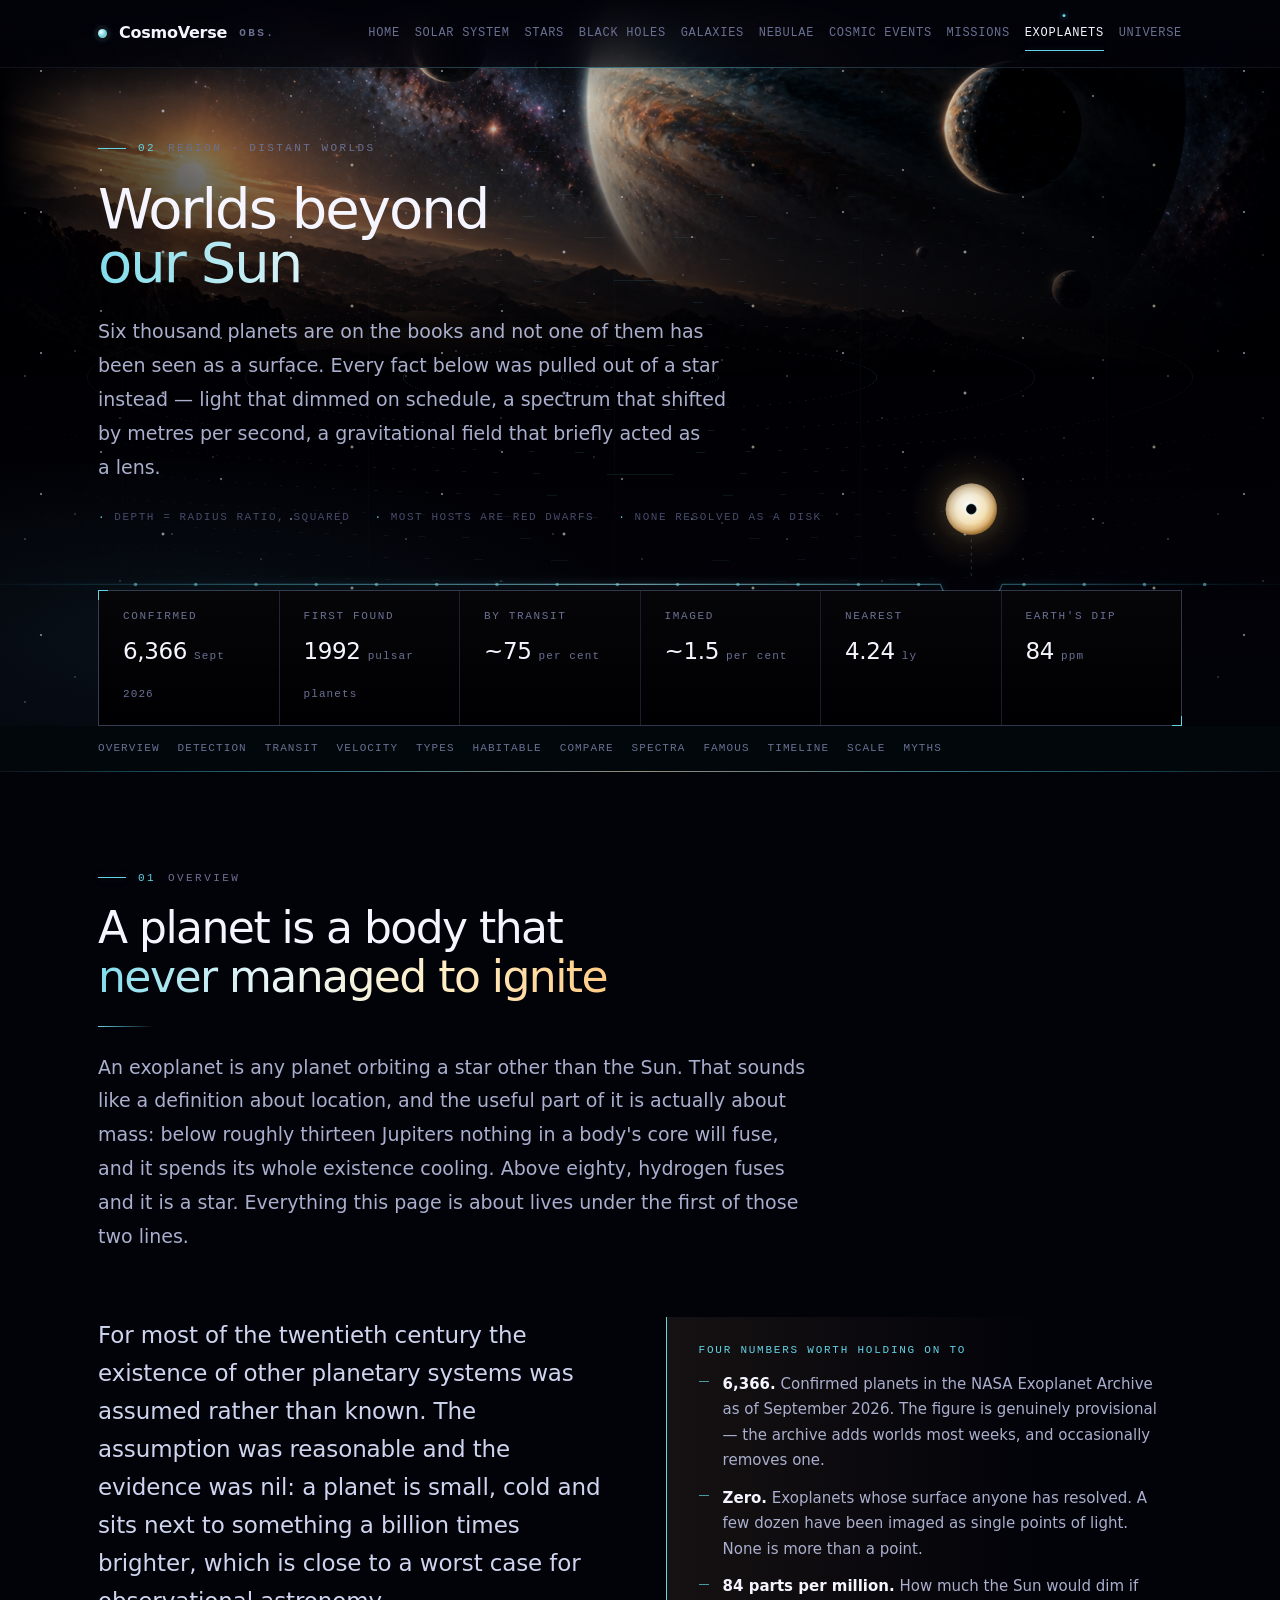
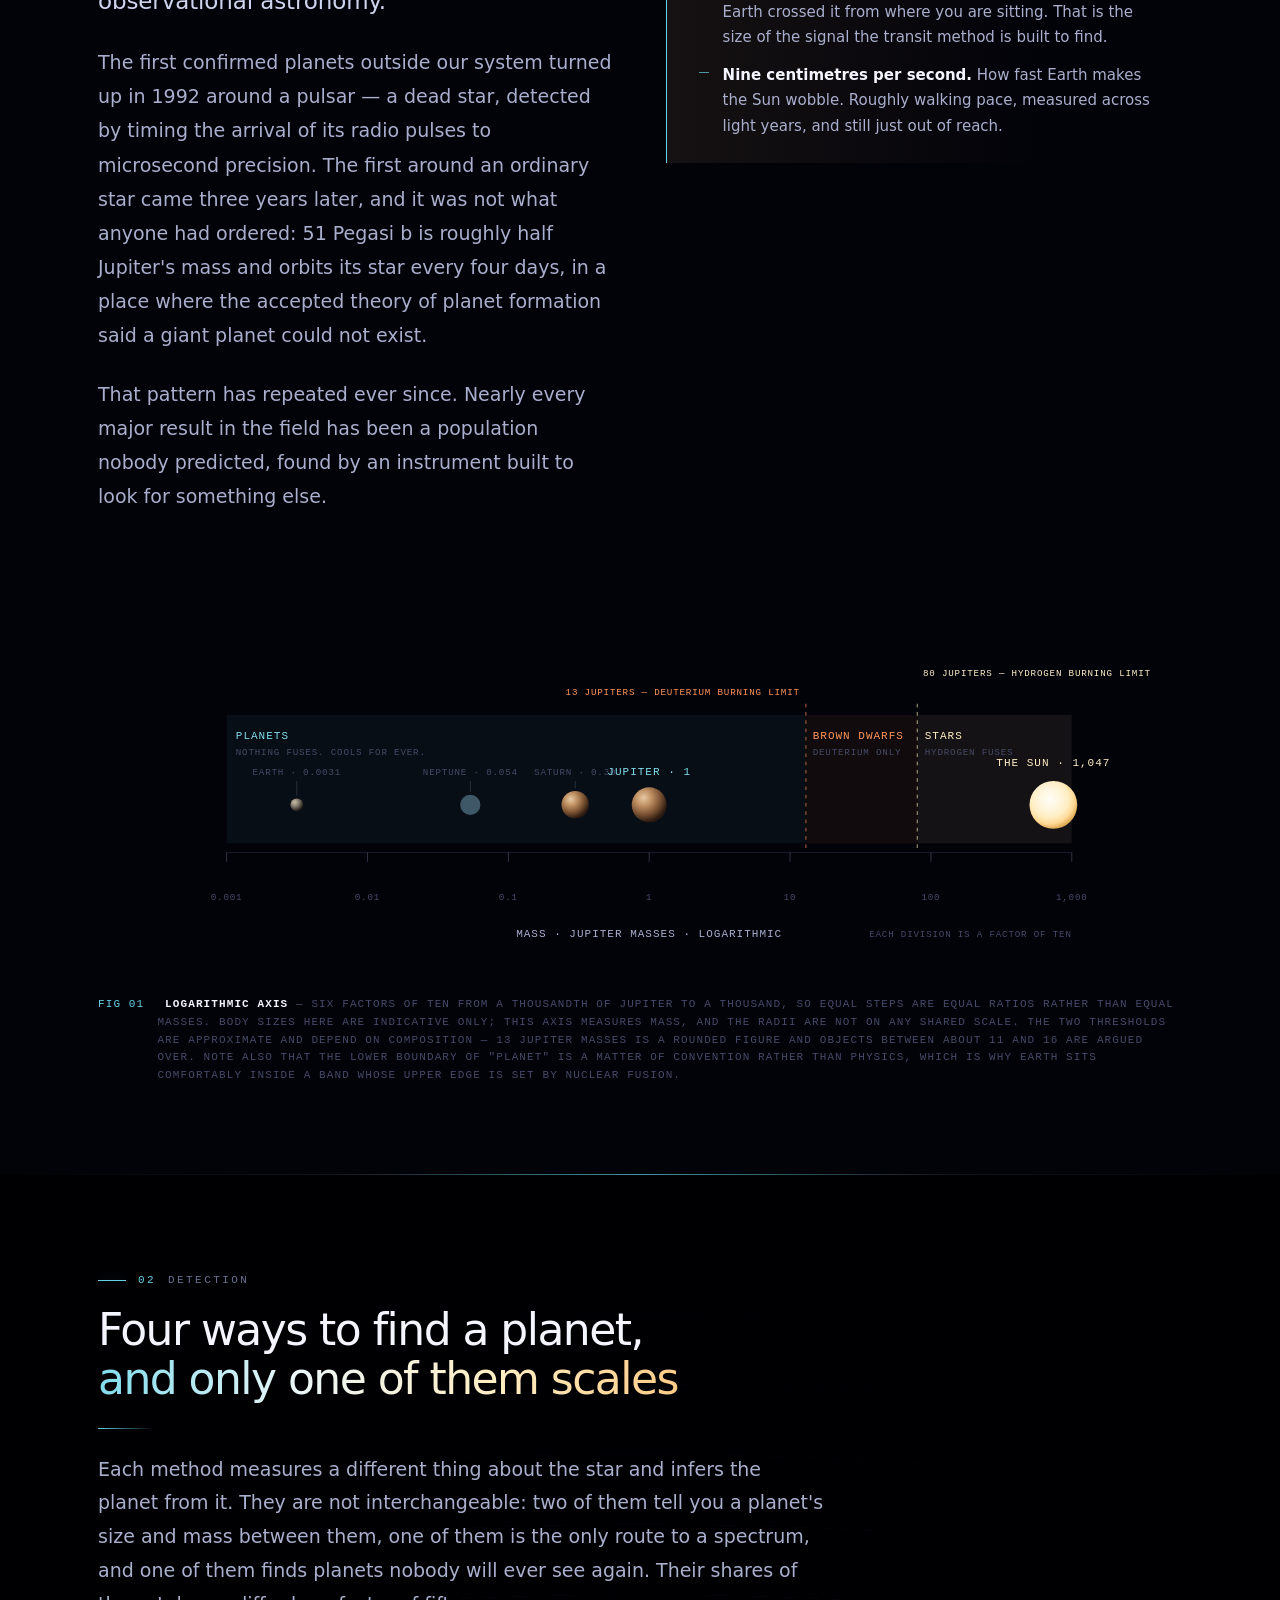
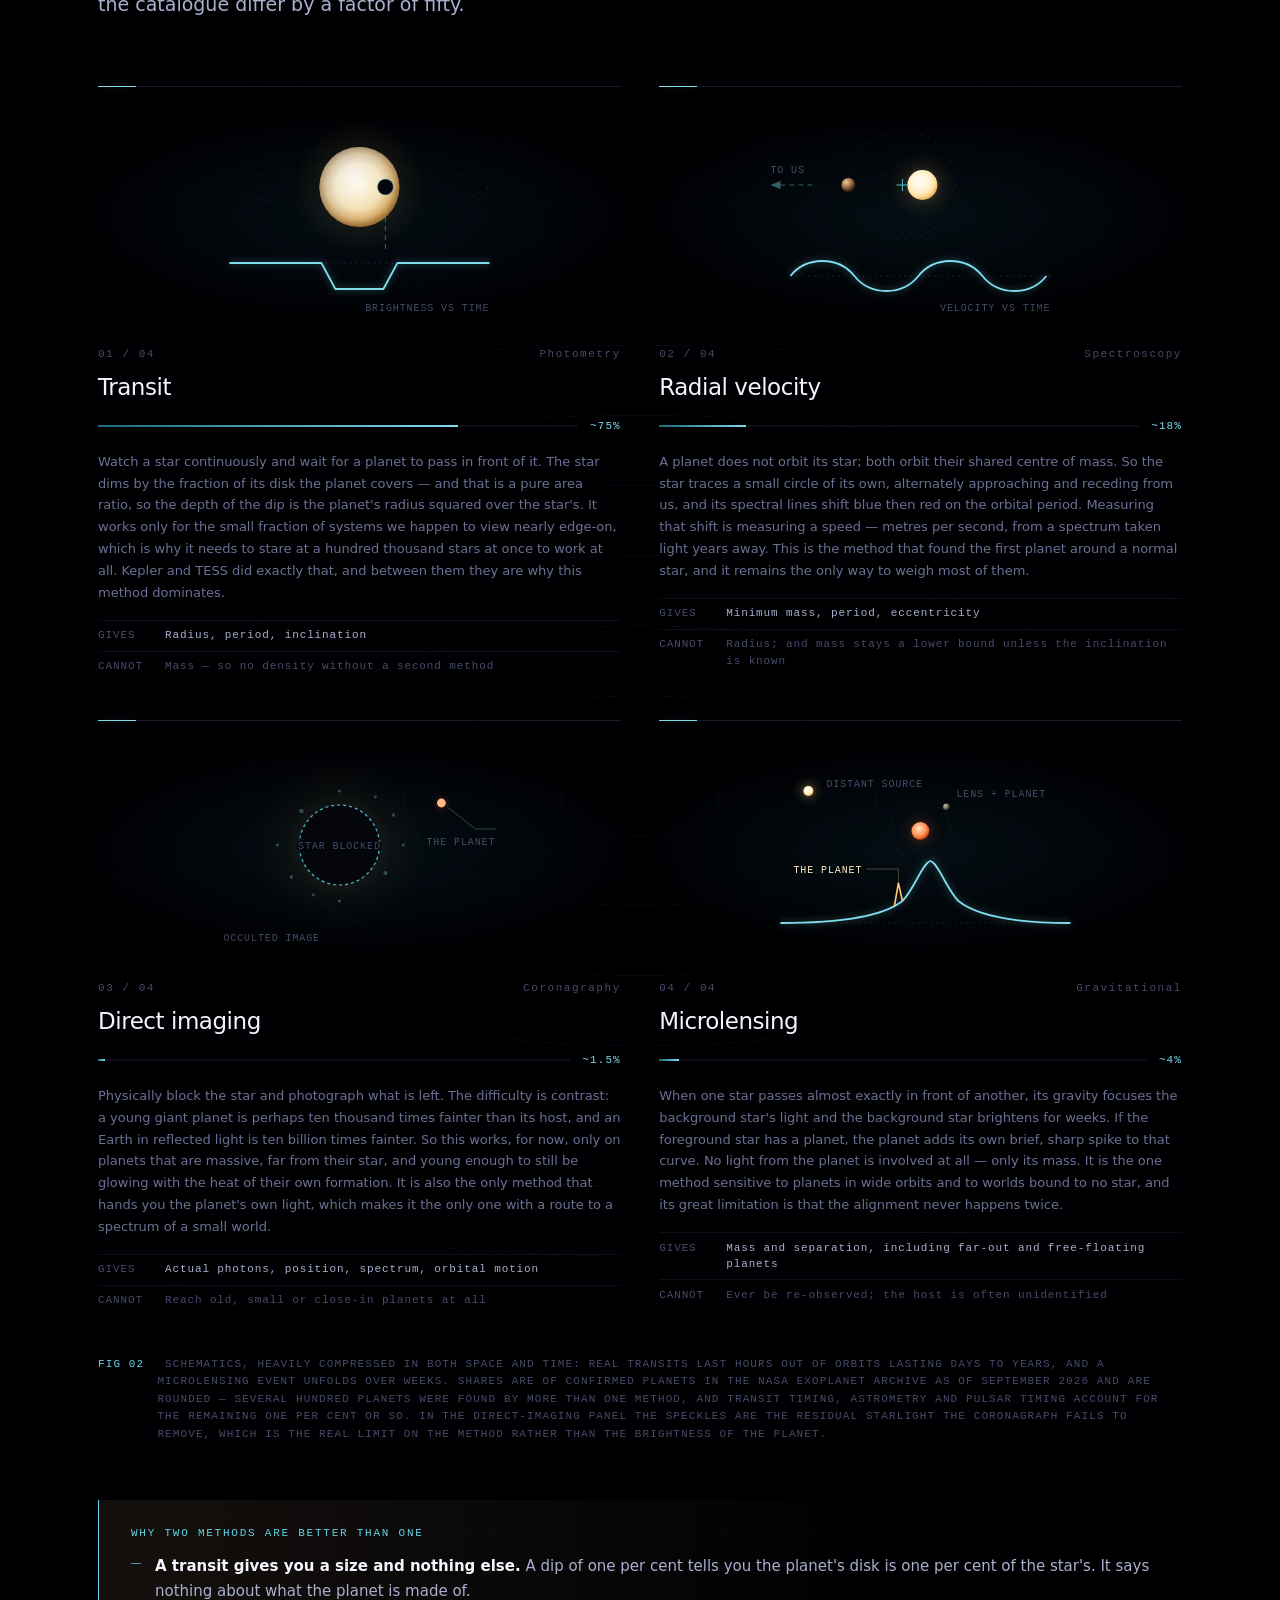
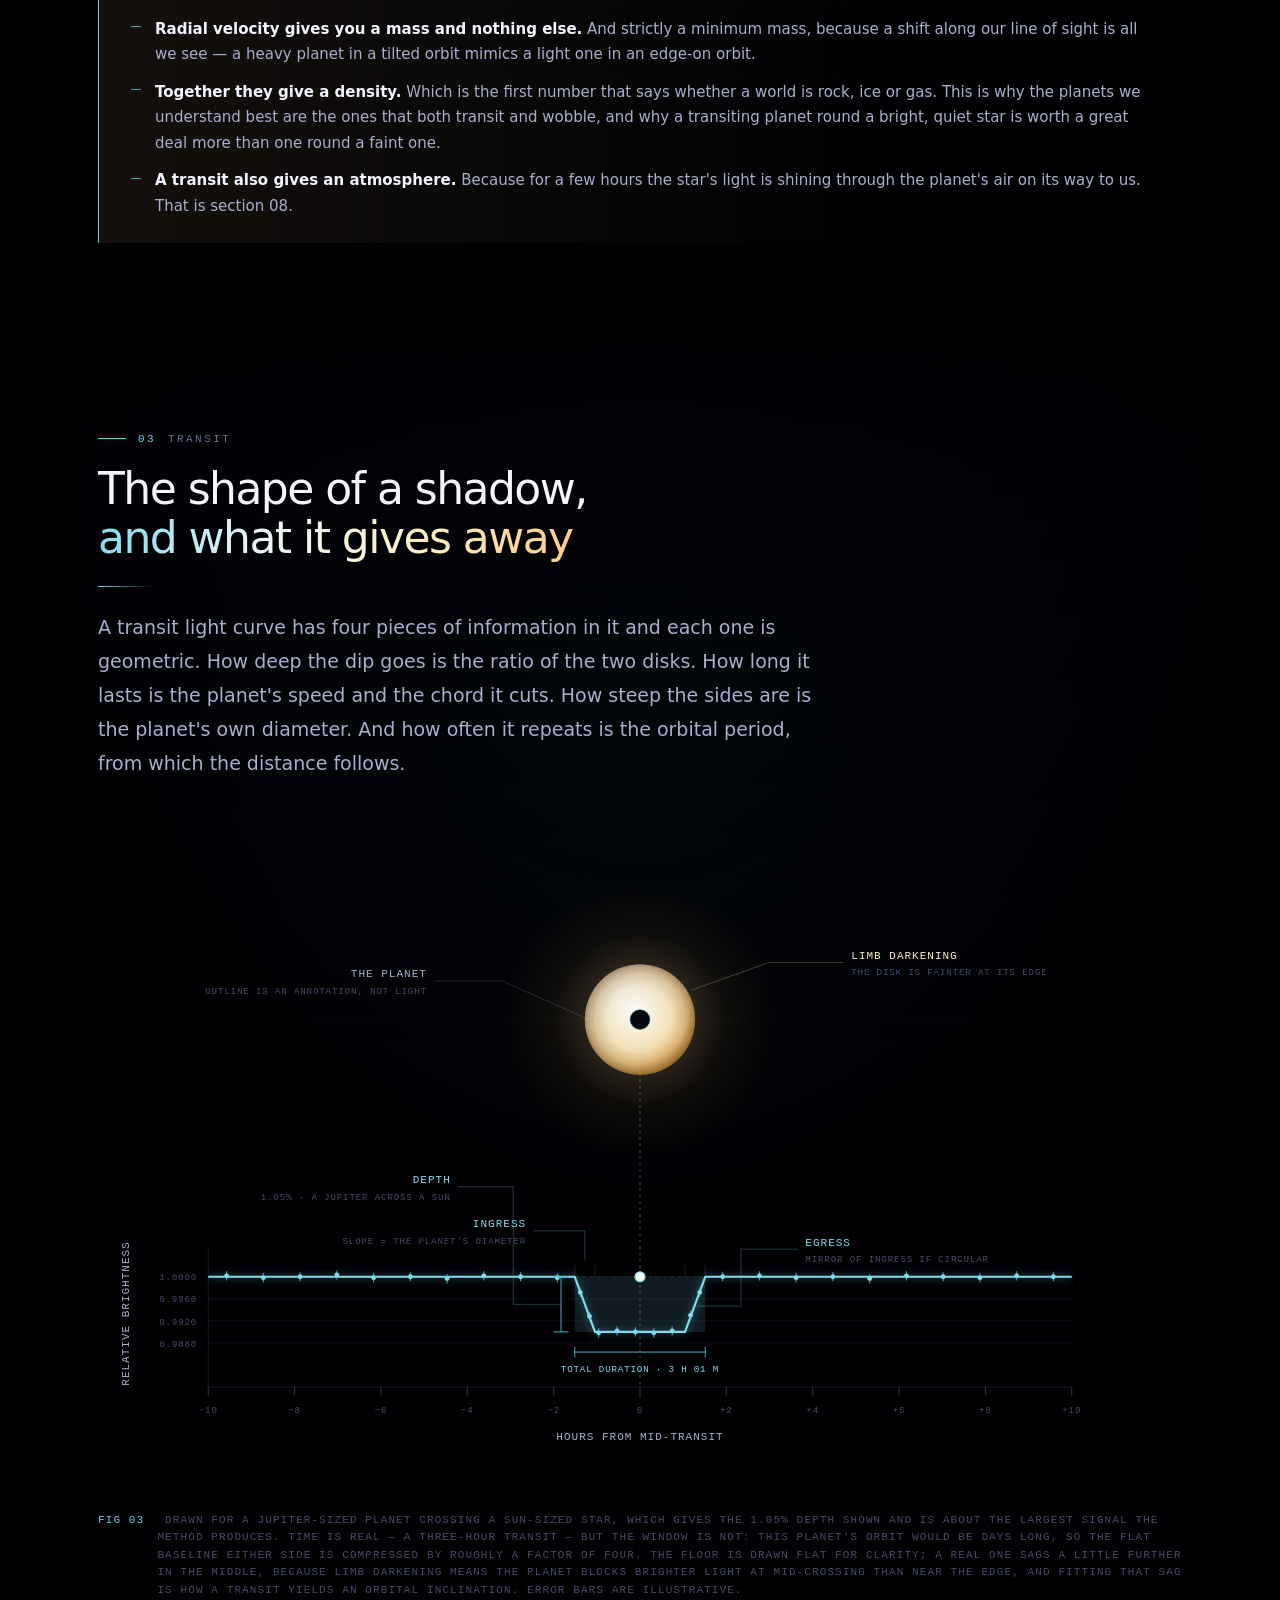
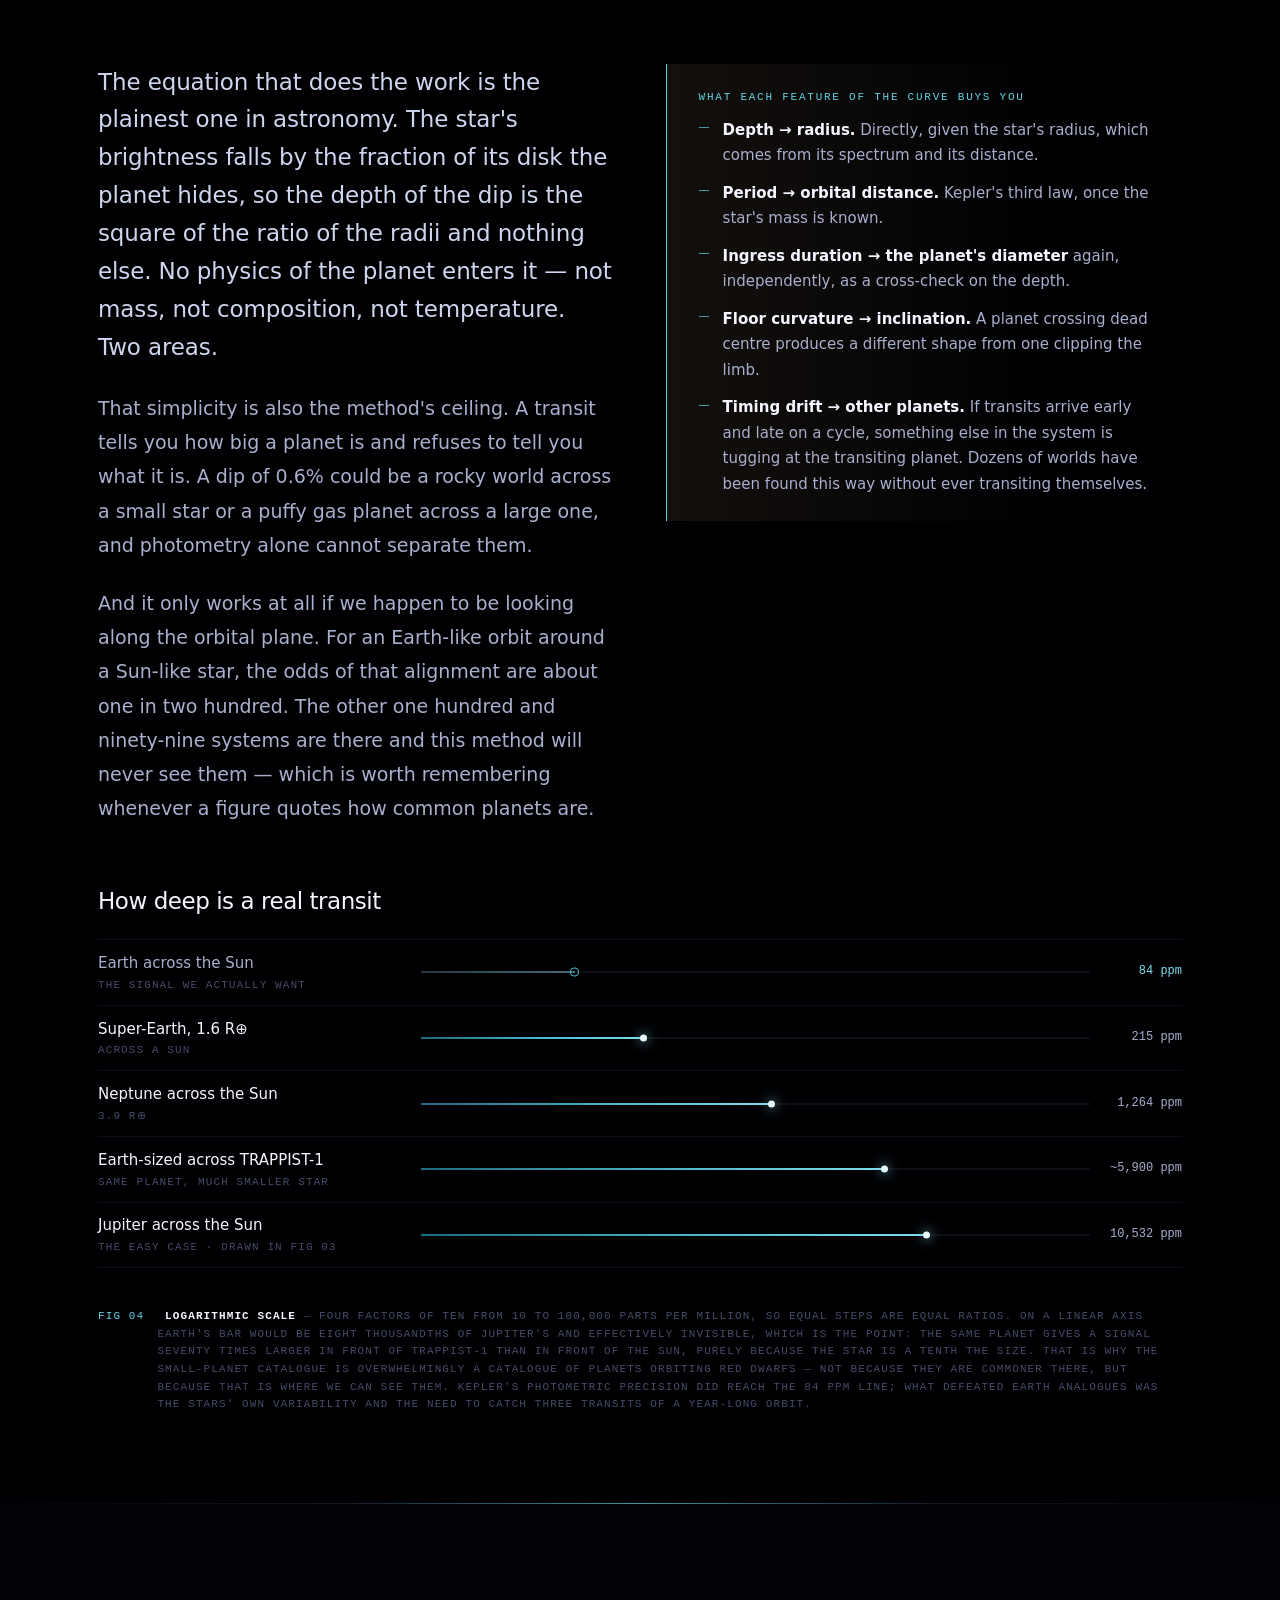
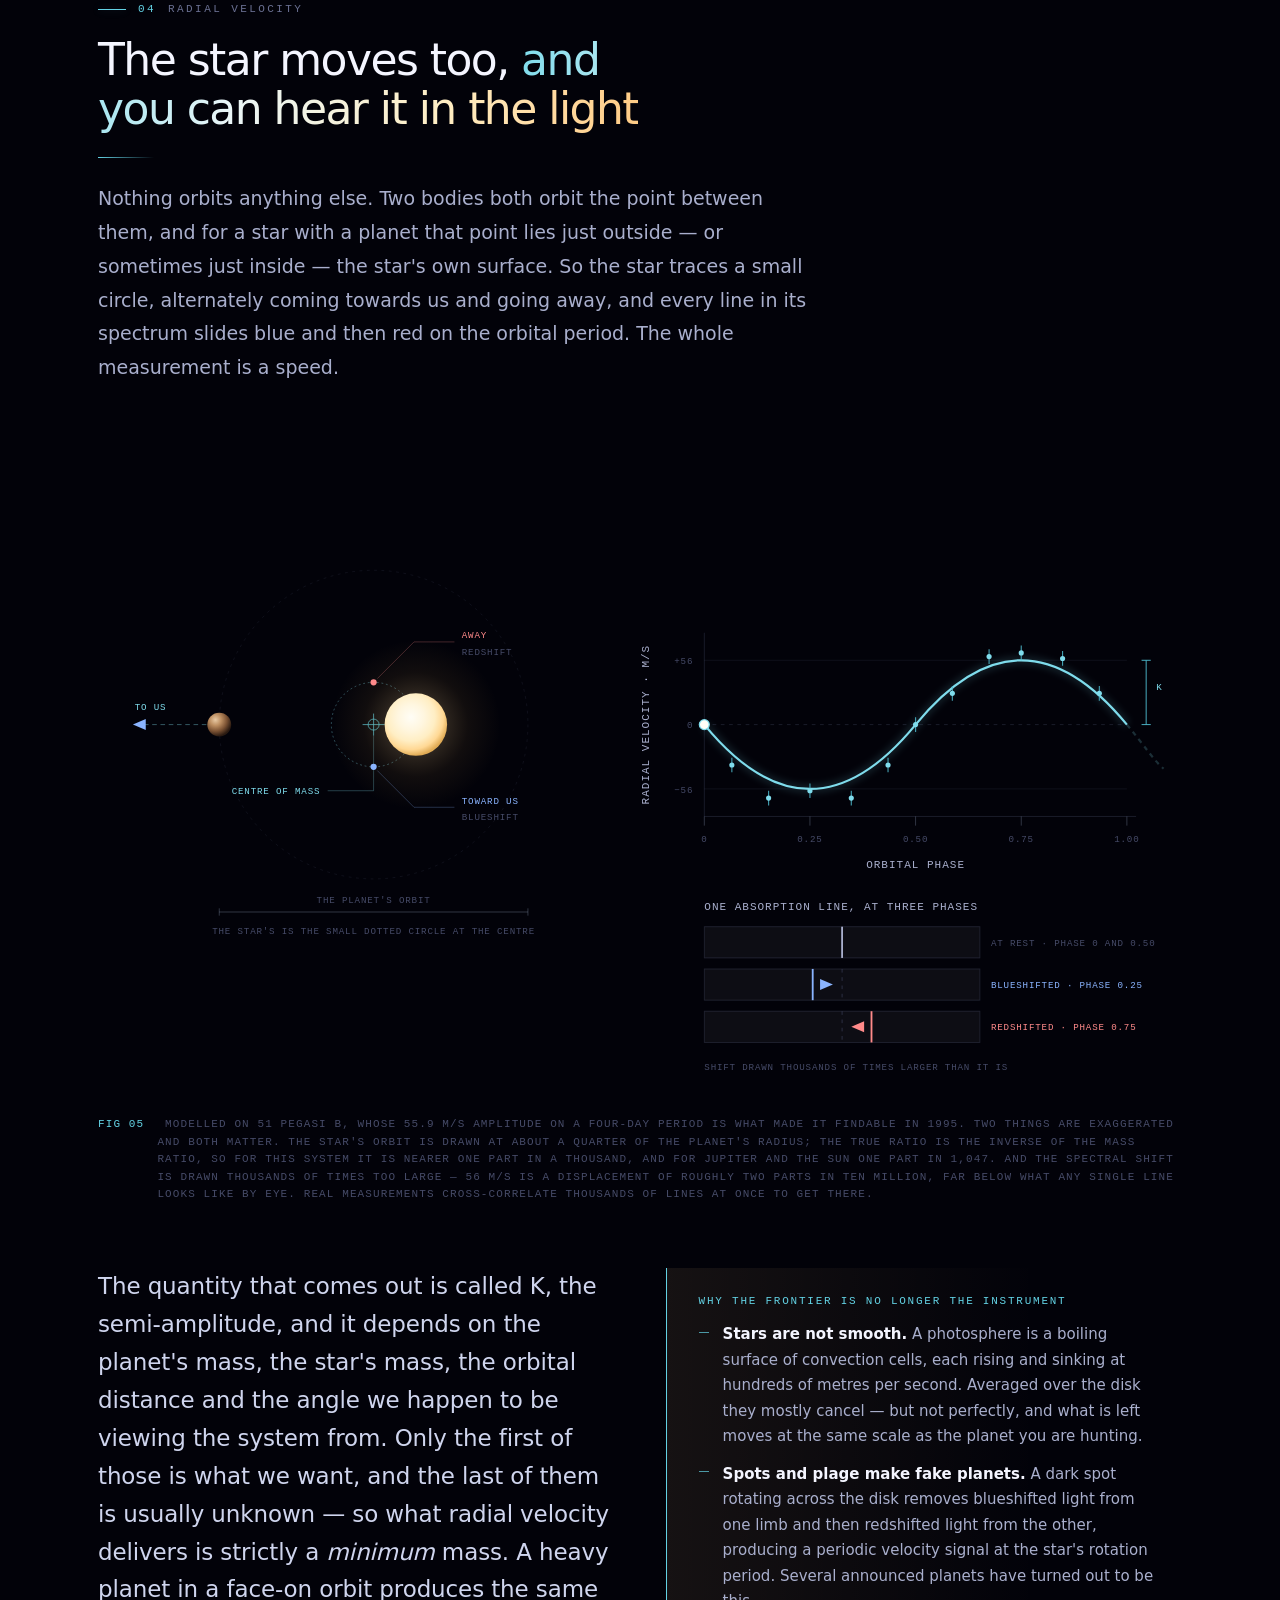
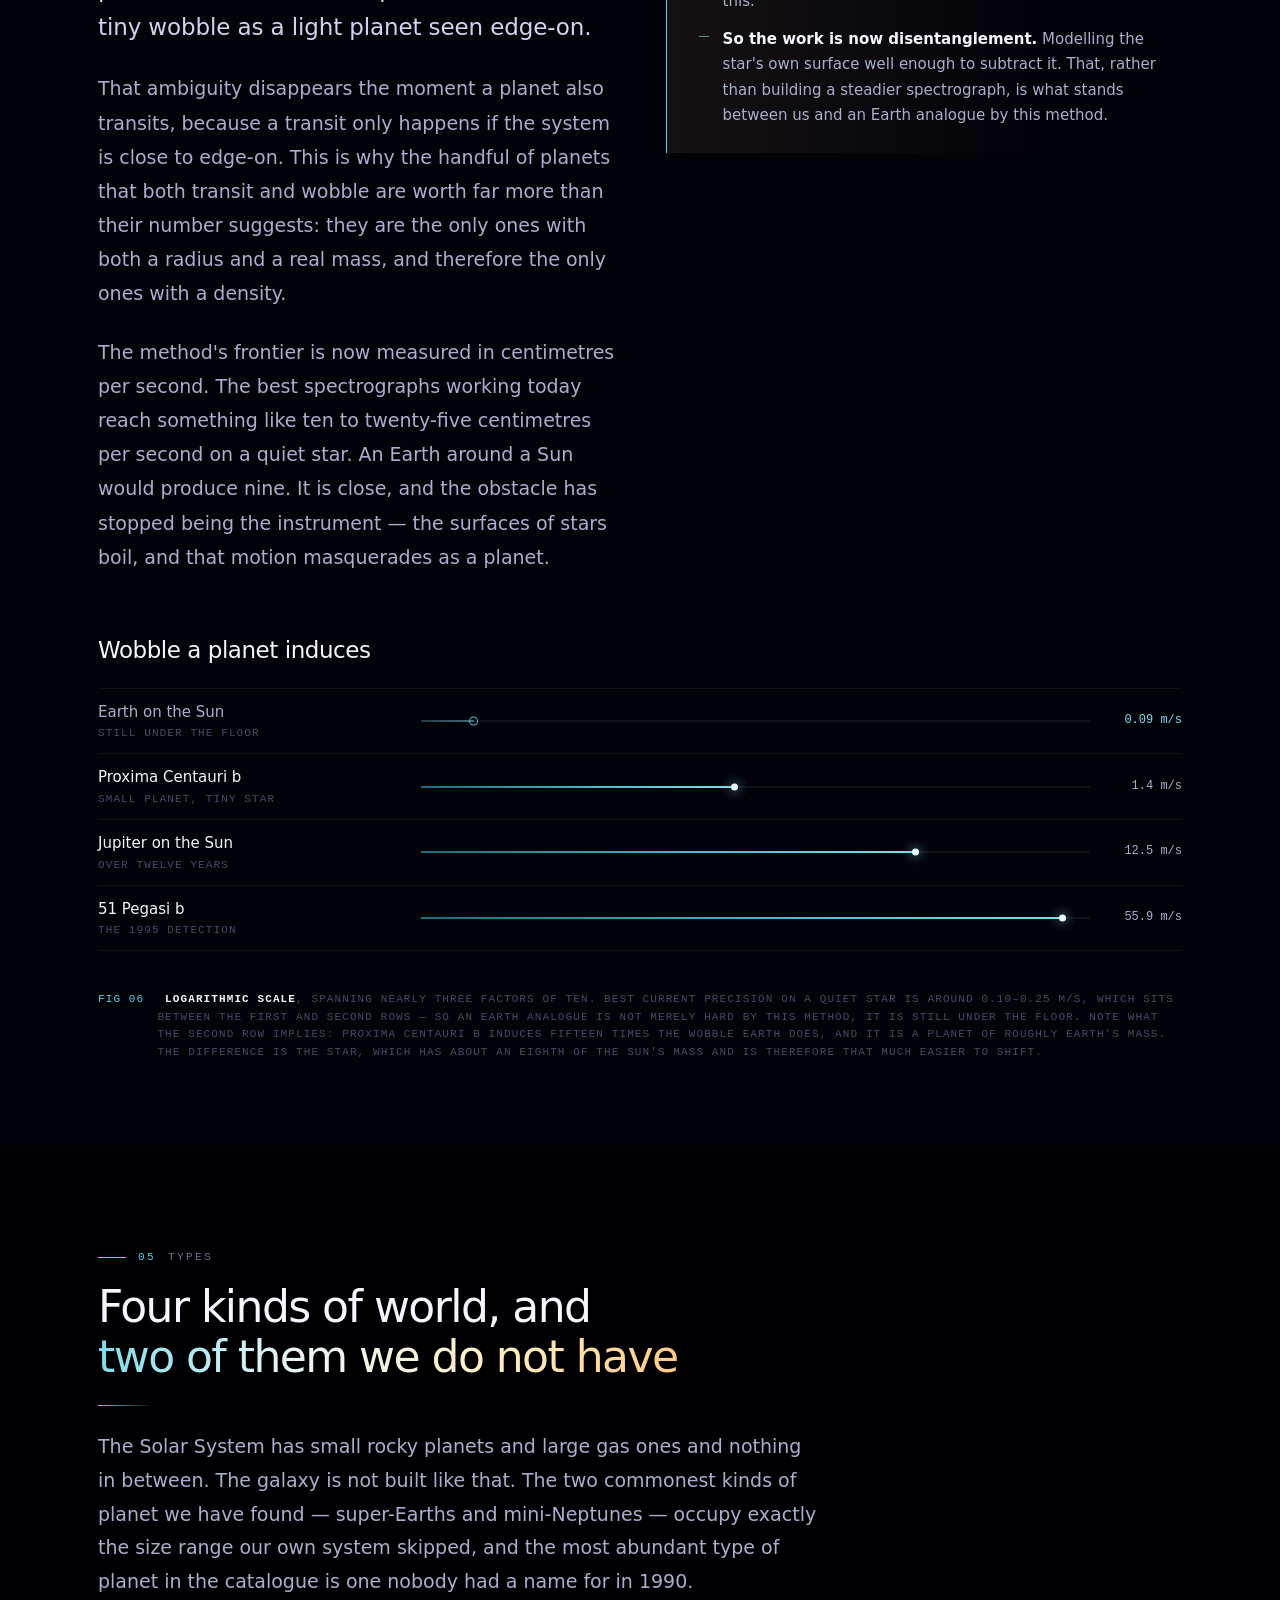
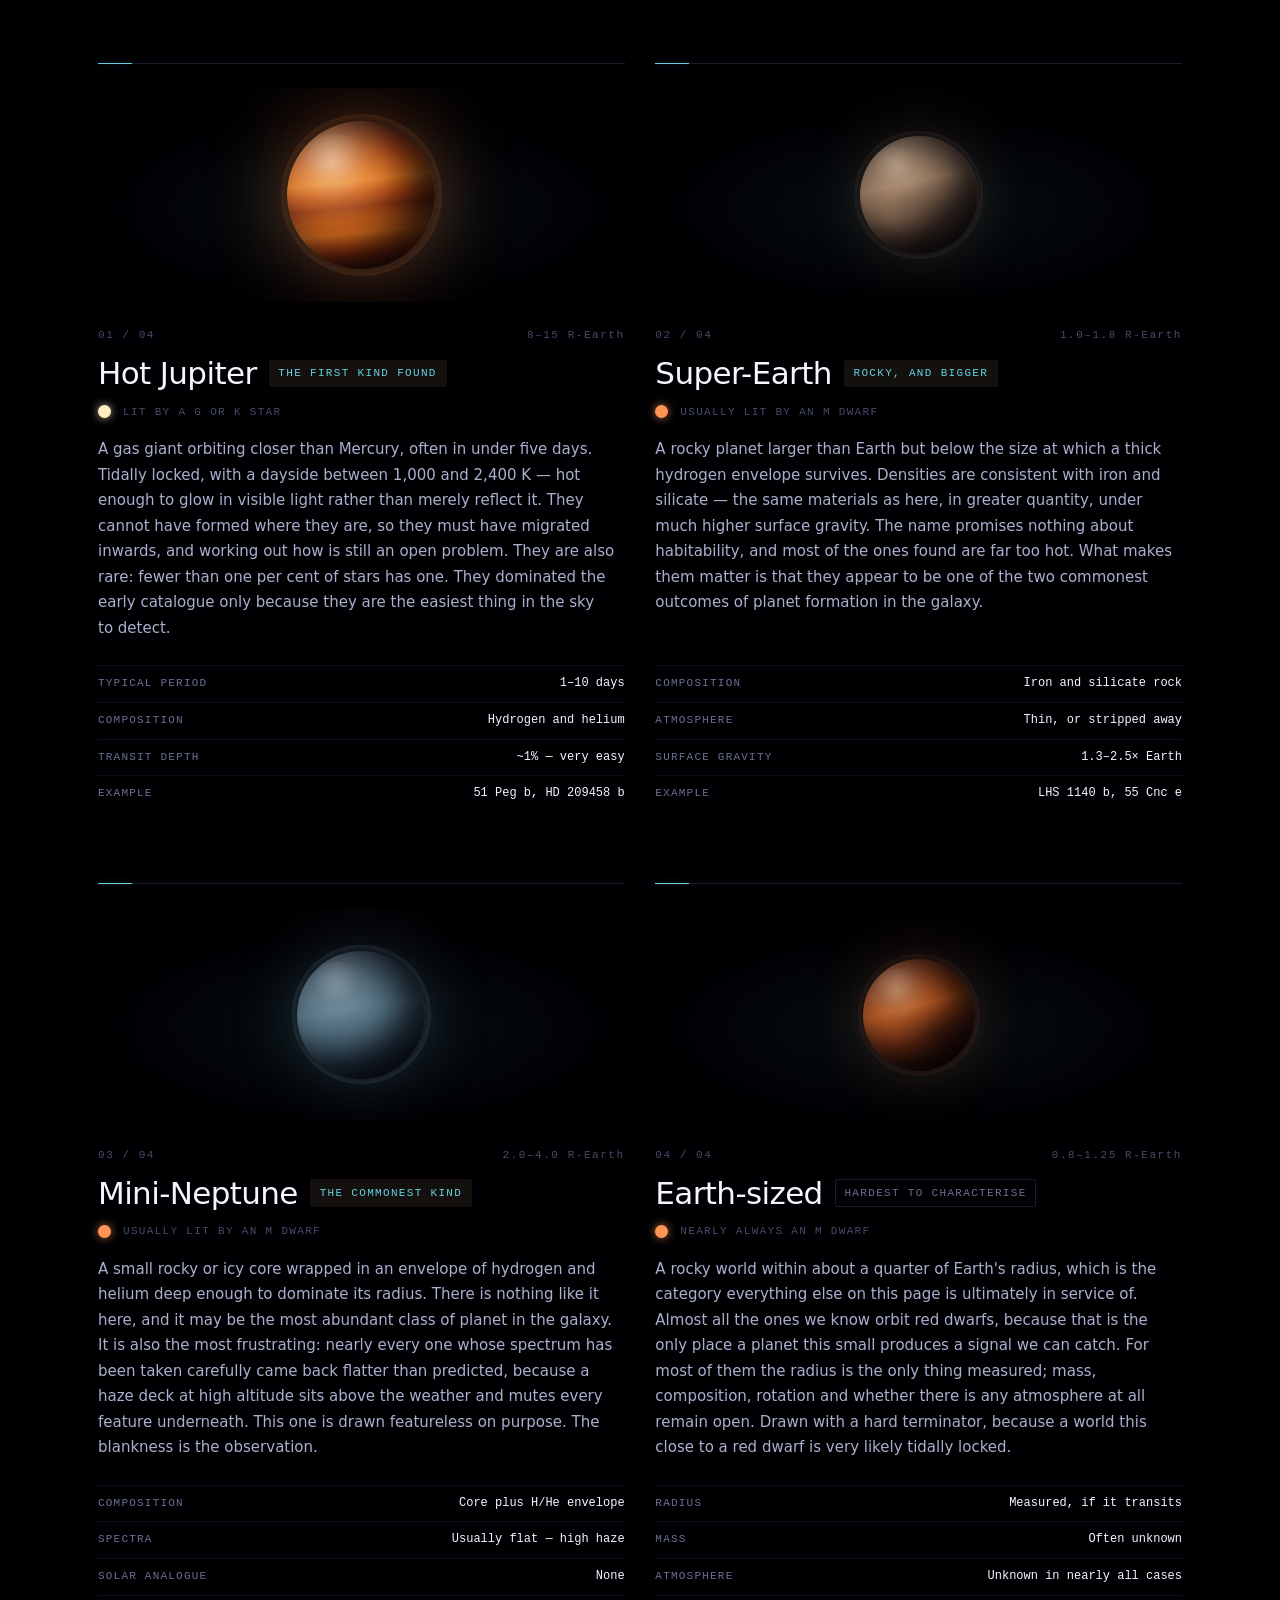
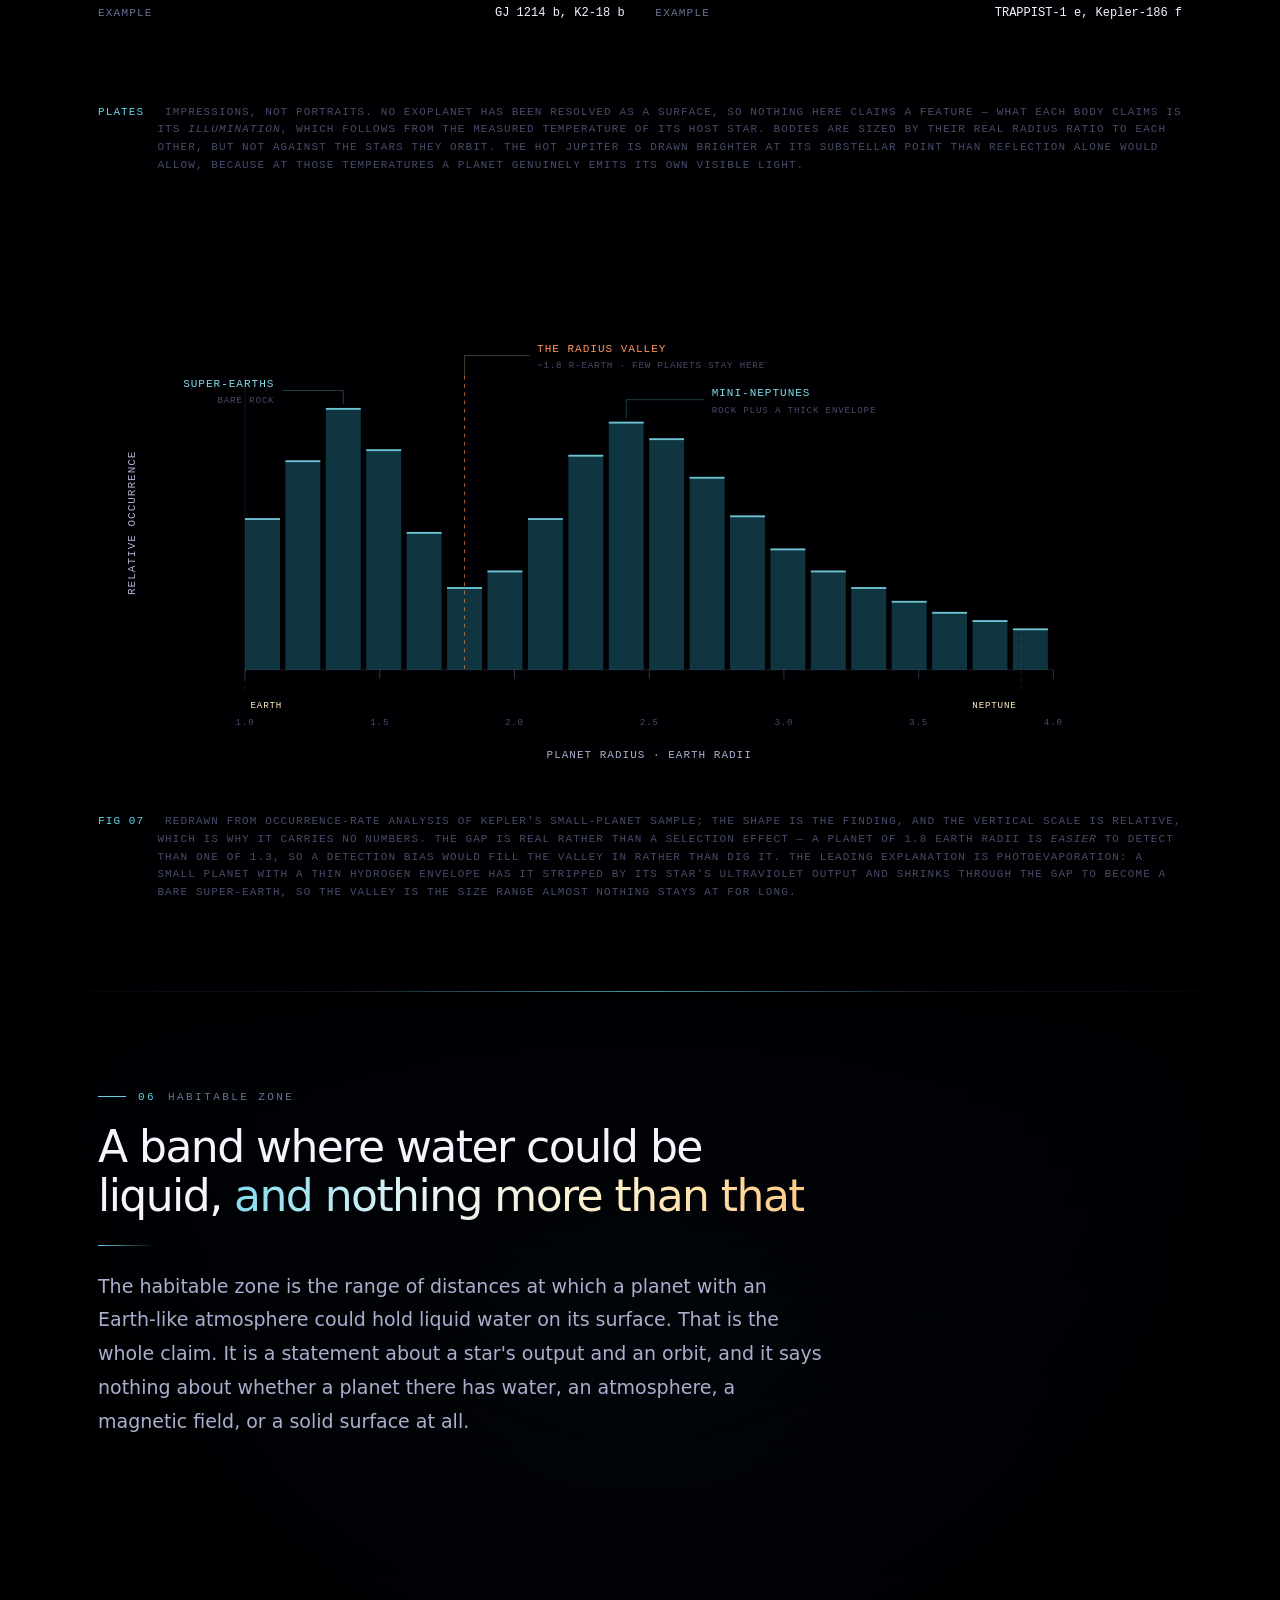
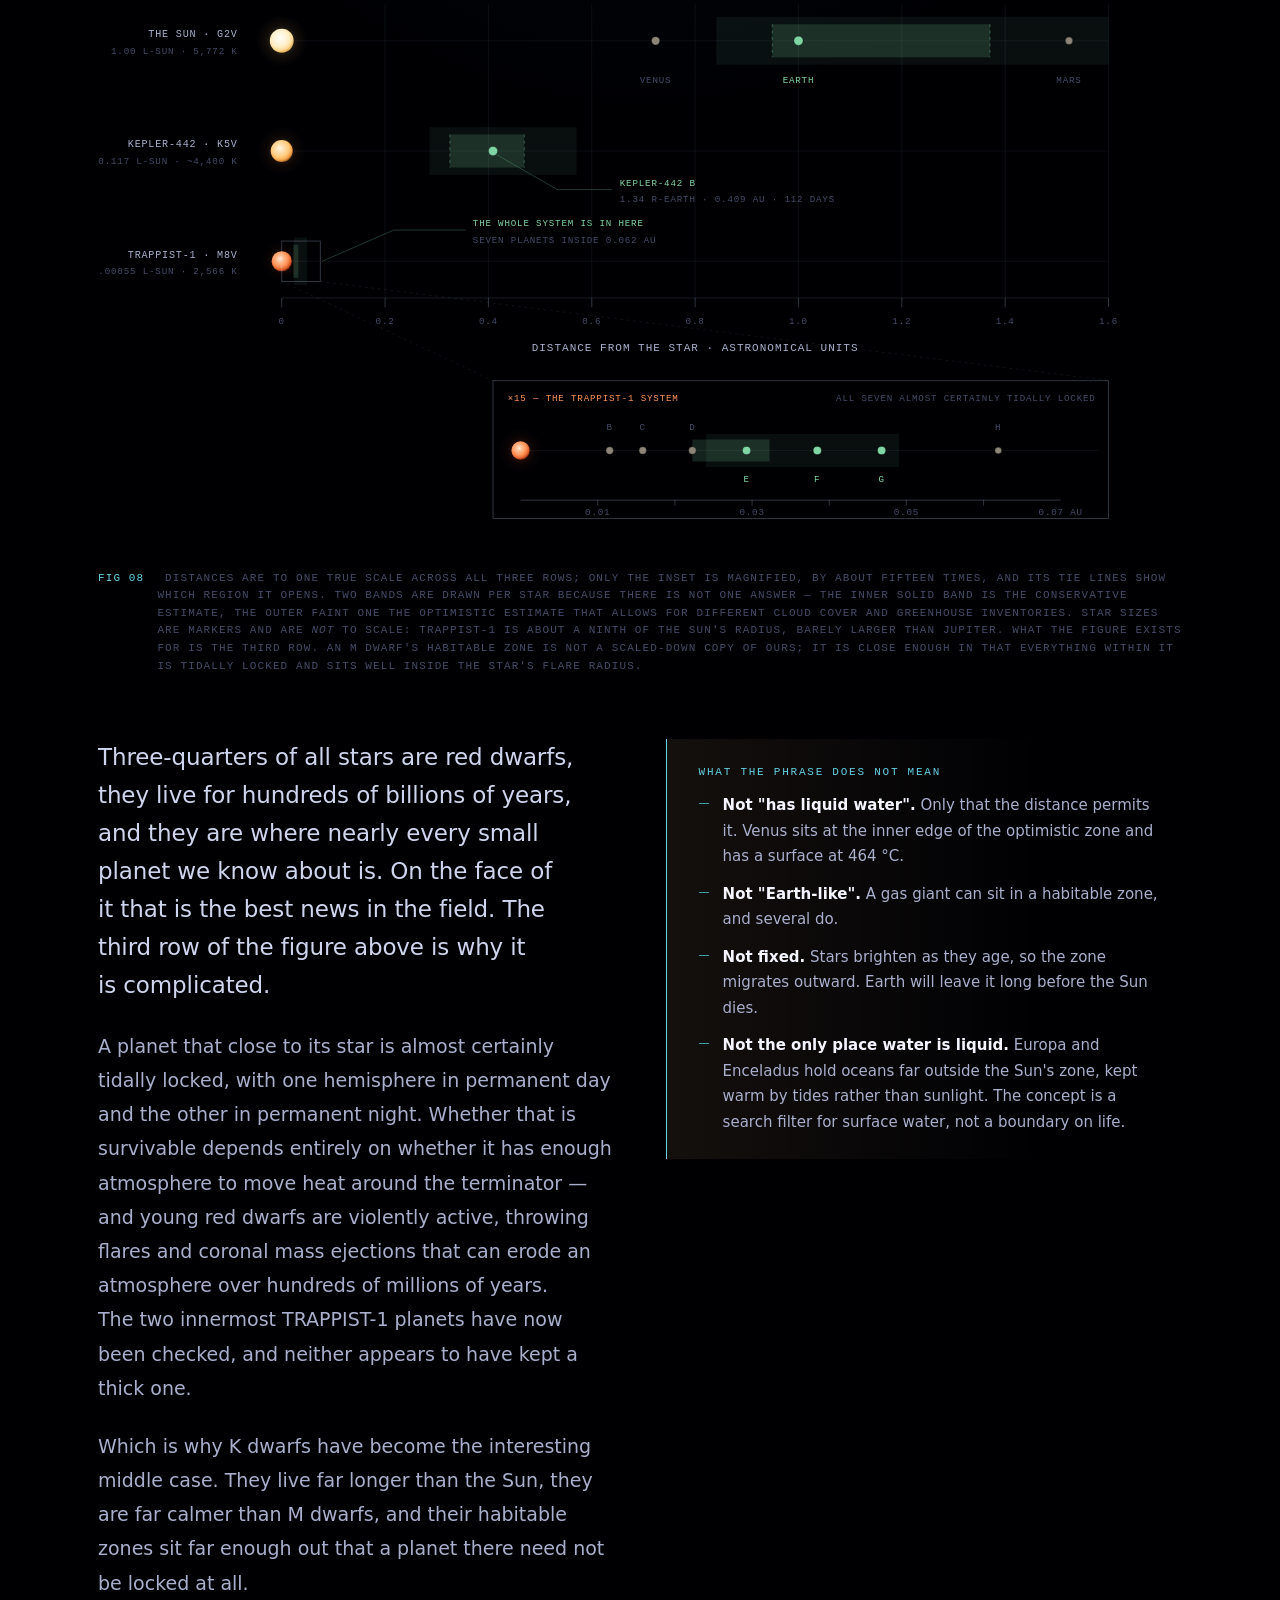
<file: exoplanets/index.html>
<!DOCTYPE html>
<html lang="en">
<head>
    <meta charset="UTF-8">
    <meta name="viewport" content="width=device-width, initial-scale=1.0">
    <meta name="description" content="Exoplanets — how the transit, radial velocity, direct imaging and microlensing methods actually work, at real signal depth; hot Jupiters, super-Earths, mini-Neptunes and Earth-sized worlds; habitable zones around M, K and G stars; transmission spectroscopy; and the four exoplanets we know best.">
    <meta name="keywords" content="exoplanets, transit method, light curve, radial velocity, Doppler, direct imaging, microlensing, hot Jupiter, super-Earth, mini-Neptune, habitable zone, transmission spectroscopy, atmospheres, Proxima Centauri b, TRAPPIST-1, Kepler-186f, 51 Pegasi b, Kepler, TESS, JWST, astronomy">
    <meta name="author" content="CosmoVerse">
    <meta name="theme-color" content="#000003">
    <title>Exoplanets | CosmoVerse</title>
    <link rel="stylesheet" href="../css/style.css">
    <link rel="stylesheet" href="../css/components.css">
    <link rel="stylesheet" href="../css/exoplanets.css">
</head>
<!-- dm-exo is declared in exoplanets.css rather than components.css:
     this region needs starlight-by-spectral-class, a reserved
     habitable-zone green and a Doppler pair, and none of that should
     cost an edit to a stylesheet four finished pages depend on. -->
<body class="dm-exo">
    <a href="#main" class="skip-link">Skip to content</a>

    <header class="header">
        <div class="header-container">
            <a href="../index.html" class="logo">
                CosmoVerse
                <span class="logo-mark">Obs.</span>
            </a>

            <input type="checkbox" id="mobile-menu-checkbox" class="mobile-menu-checkbox">
            <label for="mobile-menu-checkbox" class="mobile-menu-toggle" aria-label="Toggle navigation menu">
                <span class="hamburger-line"></span>
                <span class="hamburger-line"></span>
                <span class="hamburger-line"></span>
            </label>

            <!-- The bar now carries all nine regions. It was a six-link
                 nav when this page was written, because the earlier region
                 pages had not yet been given the Exoplanets link; that has
                 since been backfilled everywhere, and Universe was added to
                 all ten pages when region 09 shipped. -->
            <nav class="nav" aria-label="Main navigation">
                <ul class="nav-list">
                    <li><a href="../index.html" class="nav-link">Home</a></li>
                    <li><a href="../solar-system/index.html" class="nav-link">Solar System</a></li>
                    <li><a href="../stars/index.html" class="nav-link">Stars</a></li>
                    <li><a href="../black-holes/index.html" class="nav-link">Black Holes</a></li>
                    <li><a href="../galaxies/index.html" class="nav-link">Galaxies</a></li>
                    <li><a href="../nebulae/index.html" class="nav-link">Nebulae</a></li>
                    <li><a href="../cosmic-events/index.html" class="nav-link">Cosmic Events</a></li>
                    <li><a href="../missions/index.html" class="nav-link">Missions</a></li>
                    <li><a href="index.html" class="nav-link active" aria-current="page">Exoplanets</a></li>
                    <li><a href="../universe/index.html" class="nav-link">Universe</a></li>
                </ul>
            </nav>
        </div>
    </header>

    <main id="main">

        <!-- ============================================================
             SHARED SVG LIBRARY

             Defined once, referenced everywhere. The organising object of
             this page is a star, and there are three of them: a G-type
             like the Sun at 5,772 K, a K dwarf around 4,400 K, and an M
             dwarf at roughly 2,600 K. Every world drawn below is lit by
             one of those three ramps and by nothing else, which is rule 1
             of the region and the reason the same rocky planet is a
             different colour in section 05 than in section 09.

             Ids are prefixed xp so they cannot collide with the gx and bh
             libraries if these pages are ever concatenated.
             ============================================================ -->
        <svg width="0" height="0" aria-hidden="true" focusable="false"
             style="position:absolute;pointer-events:none">
            <defs>
                <!-- G-type photosphere. Our Sun: white with a warm bias,
                     not yellow. The yellow Sun is an artefact of looking
                     at it through atmosphere. -->
                <radialGradient id="xpStarG" cx="42%" cy="38%" r="62%">
                    <stop offset="0%"   stop-color="#fffdf6"/>
                    <stop offset="34%"  stop-color="#fff6df"/>
                    <stop offset="62%"  stop-color="#ffeec4"/>
                    <stop offset="84%"  stop-color="#ffd894"/>
                    <stop offset="100%" stop-color="#e0ab55"/>
                </radialGradient>

                <!-- K dwarf. Cooler, orange, and the class currently
                     argued to be the best place to look: long-lived like
                     an M dwarf, calmer than one. -->
                <radialGradient id="xpStarK" cx="42%" cy="38%" r="62%">
                    <stop offset="0%"   stop-color="#fff4e2"/>
                    <stop offset="34%"  stop-color="#ffdcaa"/>
                    <stop offset="66%"  stop-color="#ffc978"/>
                    <stop offset="88%"  stop-color="#f0a049"/>
                    <stop offset="100%" stop-color="#b06724"/>
                </radialGradient>

                <!-- M dwarf. TRAPPIST-1 is 2,566 K and radiates most of
                     its output in the infrared; what is left in the
                     visible is this. Three-quarters of all stars are
                     this class, and so is most of this page. -->
                <radialGradient id="xpStarM" cx="42%" cy="38%" r="62%">
                    <stop offset="0%"   stop-color="#ffe8d6"/>
                    <stop offset="30%"  stop-color="#ffb98c"/>
                    <stop offset="62%"  stop-color="#ff9457"/>
                    <stop offset="86%"  stop-color="#e2622c"/>
                    <stop offset="100%" stop-color="#8e2f11"/>
                </radialGradient>

                <!-- Light cast into vacuum, one per class. Used as a
                     backing circle two to three times the star's radius
                     so a disk never sits on bare black. -->
                <radialGradient id="xpStarGlow" cx="50%" cy="50%" r="50%">
                    <stop offset="0%"   stop-color="#ffeec4" stop-opacity="0.5"/>
                    <stop offset="30%"  stop-color="#ffd894" stop-opacity="0.2"/>
                    <stop offset="62%"  stop-color="#d9a44e" stop-opacity="0.07"/>
                    <stop offset="100%" stop-color="#d9a44e" stop-opacity="0"/>
                </radialGradient>

                <radialGradient id="xpGlowK" cx="50%" cy="50%" r="50%">
                    <stop offset="0%"   stop-color="#ffc978" stop-opacity="0.46"/>
                    <stop offset="32%"  stop-color="#f0a049" stop-opacity="0.18"/>
                    <stop offset="66%"  stop-color="#a85f22" stop-opacity="0.06"/>
                    <stop offset="100%" stop-color="#a85f22" stop-opacity="0"/>
                </radialGradient>

                <radialGradient id="xpGlowM" cx="50%" cy="50%" r="50%">
                    <stop offset="0%"   stop-color="#ff9457" stop-opacity="0.44"/>
                    <stop offset="32%"  stop-color="#e2622c" stop-opacity="0.17"/>
                    <stop offset="66%"  stop-color="#8e2f11" stop-opacity="0.06"/>
                    <stop offset="100%" stop-color="#8e2f11" stop-opacity="0"/>
                </radialGradient>

                <!-- Limb darkening. A stellar disk is measurably fainter
                     at its edge than at its centre, because at the edge
                     you are looking obliquely through the photosphere and
                     seeing higher, cooler gas. Laid over the star as a
                     transparent-centre ramp. It is the reason a real
                     transit floor is gently curved rather than flat, and
                     the curve in Fig 03 depends on it. -->
                <radialGradient id="xpLimbDark" cx="50%" cy="50%" r="50%">
                    <stop offset="0%"   stop-color="#000000" stop-opacity="0"/>
                    <stop offset="58%"  stop-color="#2a1200" stop-opacity="0.06"/>
                    <stop offset="82%"  stop-color="#3a1800" stop-opacity="0.2"/>
                    <stop offset="96%"  stop-color="#331500" stop-opacity="0.36"/>
                    <stop offset="100%" stop-color="#2a1000" stop-opacity="0.46"/>
                </radialGradient>

                <!-- A gas giant seen at a distance, for the velocity
                     figure. Banded, low contrast, lit from upper left. -->
                <radialGradient id="xpGiant" cx="34%" cy="30%" r="70%">
                    <stop offset="0%"   stop-color="#e8c9a4"/>
                    <stop offset="34%"  stop-color="#bd8f62"/>
                    <stop offset="68%"  stop-color="#7c5334"/>
                    <stop offset="100%" stop-color="#2a1a11"/>
                </radialGradient>

                <!-- A bare rocky world at small scale, for maps and
                     ladders where a full .orb would be overkill. -->
                <radialGradient id="xpRock" cx="34%" cy="30%" r="70%">
                    <stop offset="0%"   stop-color="#c9bca6"/>
                    <stop offset="40%"  stop-color="#8d8578"/>
                    <stop offset="76%"  stop-color="#4e4740"/>
                    <stop offset="100%" stop-color="#1d1a17"/>
                </radialGradient>

                <!-- The hero trace. Cyan through the middle where the
                     measurement is, dying at both ends so the curve
                     arrives out of the dark and leaves the same way. -->
                <linearGradient id="xpTraceRamp" x1="0" y1="0" x2="1" y2="0">
                    <stop offset="0%"   stop-color="#1d6b7d" stop-opacity="0"/>
                    <stop offset="20%"  stop-color="#4fbcd0" stop-opacity="0.6"/>
                    <stop offset="50%"  stop-color="#9fe8f4"/>
                    <stop offset="80%"  stop-color="#4fbcd0" stop-opacity="0.6"/>
                    <stop offset="100%" stop-color="#1d6b7d" stop-opacity="0"/>
                </linearGradient>

                <!-- Area fill under the discovery curve. -->
                <linearGradient id="xpTimeFill" x1="0" y1="0" x2="0" y2="1">
                    <stop offset="0%"   stop-color="#7fdcec" stop-opacity="0.26"/>
                    <stop offset="55%"  stop-color="#4fbcd0" stop-opacity="0.1"/>
                    <stop offset="100%" stop-color="#1d6b7d" stop-opacity="0"/>
                </linearGradient>

                <!-- The atmospheric annulus in the spectroscopy figure:
                     starlight grazing the limb is reddened and dimmed on
                     the way through, so the ring is brightest where the
                     path through the air is shortest. -->
                <linearGradient id="xpAirRing" x1="0" y1="0" x2="1" y2="0">
                    <stop offset="0%"   stop-color="#ff9457" stop-opacity="0.15"/>
                    <stop offset="34%"  stop-color="#ffc978" stop-opacity="0.7"/>
                    <stop offset="50%"  stop-color="#ffeec4" stop-opacity="0.9"/>
                    <stop offset="66%"  stop-color="#ffc978" stop-opacity="0.7"/>
                    <stop offset="100%" stop-color="#ff9457" stop-opacity="0.15"/>
                </linearGradient>
            </defs>
        </svg>


        <!-- ============================================================
             ARRIVAL

             Solar System opens on a planetary limb, Stars on a dispersed
             spectrum, Black Holes on the Gargantua frame, Galaxies on a
             logarithmic arc. Exoplanets opens on the measurement itself:
             one light curve swept across the foot of the frame, with the
             body responsible held at mid-transit above the floor of its
             own dip. The geometry the whole page is built from, stated
             before any diagram uses it.
             ============================================================ -->
        <section class="page-hero">
            <div class="page-hero__shot" aria-hidden="true">
                <img src="../images/exoplanets.png" alt="" decoding="async">
            </div>
            <div class="field field--transit" aria-hidden="true"></div>
            <div class="starfield" aria-hidden="true"></div>
            <div class="starfield-streak" aria-hidden="true"></div>

            <div class="xp-hero__trace" aria-hidden="true">
                <svg viewBox="0 0 1700 420" preserveAspectRatio="xMidYMax meet">
                    <!-- The event sits out on the right, where the hero
                         has no copy. Centred, it landed on top of the
                         lede and read as a stray glowing dot rather
                         than as a star with something in front of it.

                         Geometry is real: R* = 34, Rp = 7, so first
                         contact is at 34+7 = 41 units from centre and
                         the flat floor begins at 34-7 = 27. The dip is
                         82 units wide because that is what those radii
                         require, not because it looked right. -->
                    <circle cx="1290" cy="133" r="82" fill="url(#xpStarGlow)"/>
                    <circle cx="1290" cy="133" r="34" fill="url(#xpStarG)"/>
                    <circle cx="1290" cy="133" r="34" fill="url(#xpLimbDark)"/>
                    <circle class="xp-hero__body" cx="1290" cy="133" r="7"/>
                    <path class="svg-dash" style="stroke:rgba(127,220,236,0.3)"
                          d="M 1290 173 L 1290 223"/>

                    <!-- Baseline, trapezoidal dip, baseline. The floor
                         carries a slight curve because the star's disk is
                         limb-darkened: the planet blocks brighter light
                         mid-crossing than at either edge.

                         The whole trace rides high in the viewBox because
                         the SVG is anchored to the hero's bottom edge and
                         the readout dock is opaque. At the first
                         position the baseline cleared the dock and the
                         floor of the dip did not, so the one feature the
                         hero exists to show was behind a panel. -->
                    <path class="xp-trace xp-trace--soft"
                          d="M -60 233 L 1249 233 L 1263 266 Q 1290 268 1317 266 L 1331 233 L 1760 233"/>
                    <path class="xp-trace"
                          d="M -60 233 L 1249 233 L 1263 266 Q 1290 268 1317 266 L 1331 233 L 1760 233"/>

                    <!-- A light curve is a set of exposures, not a line.
                         At hero scale there is room to say so. -->
                    <g class="xp-trace__pt">
                        <circle cx="180" cy="233" r="2.4"/><circle cx="260" cy="233" r="2.4"/>
                        <circle cx="340" cy="233" r="2.4"/><circle cx="420" cy="233" r="2.4"/>
                        <circle cx="500" cy="233" r="2.4"/><circle cx="580" cy="233" r="2.4"/>
                        <circle cx="660" cy="233" r="2.4"/><circle cx="740" cy="233" r="2.4"/>
                        <circle cx="820" cy="233" r="2.4"/><circle cx="900" cy="233" r="2.4"/>
                        <circle cx="980" cy="233" r="2.4"/><circle cx="1060" cy="233" r="2.4"/>
                        <circle cx="1140" cy="233" r="2.4"/><circle cx="1220" cy="233" r="2.4"/>
                        <circle cx="1256" cy="250" r="2.4"/><circle cx="1270" cy="266" r="2.4"/>
                        <circle cx="1290" cy="268" r="2.4"/><circle cx="1310" cy="266" r="2.4"/>
                        <circle cx="1324" cy="250" r="2.4"/>
                        <circle cx="1360" cy="233" r="2.4"/><circle cx="1440" cy="233" r="2.4"/>
                        <circle cx="1520" cy="233" r="2.4"/><circle cx="1600" cy="233" r="2.4"/>
                    </g>
                </svg>
            </div>

            <div class="container">
                <p class="eyebrow"><span class="eyebrow__id">02</span> Region &middot; Distant worlds</p>
                <h1 class="page-hero__title">Worlds beyond<em>our Sun</em></h1>
                <p class="page-hero__lede">Six thousand planets are on the books and not one of them has been seen as a surface. Every fact below was pulled out of a star instead &mdash; light that dimmed on schedule, a spectrum that shifted by metres per second, a gravitational field that briefly acted as a lens.</p>
                <p class="page-hero__coords">
                    <span>Depth = radius ratio, squared</span>
                    <span>Most hosts are red dwarfs</span>
                    <span>None resolved as a disk</span>
                </p>
            </div>

            <div class="page-hero__dock">
                <div class="container">
                    <dl class="readout readout--flush">
                        <!-- Every label here is kept to one line on
                             purpose. The readout puts its figures on a
                             shared baseline only while the terms above
                             them all occupy the same height, and three
                             of the first drafts ("Ever directly imaged",
                             "First round a Sun-like star") wrapped to
                             two at desktop width and knocked the whole
                             row out of alignment. -->
                        <div class="readout__cell">
                            <dt>Confirmed</dt>
                            <dd>6,366 <small>Sept 2026</small></dd>
                        </div>
                        <div class="readout__cell">
                            <dt>First found</dt>
                            <dd>1992 <small>pulsar planets</small></dd>
                        </div>
                        <div class="readout__cell">
                            <dt>By transit</dt>
                            <dd>~75 <small>per cent</small></dd>
                        </div>
                        <div class="readout__cell">
                            <dt>Imaged</dt>
                            <dd>~1.5 <small>per cent</small></dd>
                        </div>
                        <div class="readout__cell">
                            <dt>Nearest</dt>
                            <dd>4.24 <small>ly</small></dd>
                        </div>
                        <div class="readout__cell">
                            <dt>Earth's dip</dt>
                            <dd>84 <small>ppm</small></dd>
                        </div>
                    </dl>
                </div>
            </div>
        </section>


        <!-- ============================================================
             LOCAL INDEX
             ============================================================ -->
        <nav class="subnav" aria-label="Sections in this region">
            <div class="subnav__list">
                <a href="#overview">Overview</a>
                <a href="#detection">Detection</a>
                <a href="#transit">Transit</a>
                <a href="#velocity">Velocity</a>
                <a href="#types">Types</a>
                <a href="#habitable">Habitable</a>
                <a href="#compare">Compare</a>
                <a href="#atmospheres">Spectra</a>
                <a href="#famous">Famous</a>
                <a href="#timeline">Timeline</a>
                <a href="#scale">Scale</a>
                <a href="#myths">Myths</a>
            </div>
        </nav>


        <!-- ============================================================
             01 · OVERVIEW
             Opens on the definition rather than on wonder, because the
             boundaries of the word are where the interesting physics is:
             the upper limit of "planet" is set by what will fuse in its
             core, not by anything about its orbit.
             ============================================================ -->
        <section class="shell shell--abyss" id="overview">
            <div class="container">
                <header class="head">
                    <p class="eyebrow"><span class="eyebrow__id">01</span> Overview</p>
                    <h2 class="head__title">A planet is a body that <em>never managed to ignite</em></h2>
                    <div class="head__rule"></div>
                    <p class="head__lede">An exoplanet is any planet orbiting a star other than the Sun. That sounds like a definition about location, and the useful part of it is actually about mass: below roughly thirteen Jupiters nothing in a body's core will fuse, and it spends its whole existence cooling. Above eighty, hydrogen fuses and it is a star. Everything this page is about lives under the first of those two lines.</p>
                </header>

                <div class="split">
                    <div class="prose prose--lede">
                        <p>For most of the twentieth century the existence of other planetary systems was assumed rather than known. The assumption was reasonable and the evidence was nil: a planet is small, cold and sits next to something a billion times brighter, which is close to a worst case for observational astronomy.</p>
                        <p>The first confirmed planets outside our system turned up in 1992 around a pulsar &mdash; a dead star, detected by timing the arrival of its radio pulses to microsecond precision. The first around an ordinary star came three years later, and it was not what anyone had ordered: 51 Pegasi b is roughly half Jupiter's mass and orbits its star every four days, in a place where the accepted theory of planet formation said a giant planet could not exist.</p>
                        <p>That pattern has repeated ever since. Nearly every major result in the field has been a population nobody predicted, found by an instrument built to look for something else.</p>
                    </div>

                    <div>
                        <div class="note">
                            <span class="note__title">Four numbers worth holding on to</span>
                            <ul class="note__list">
                                <li><strong>6,366.</strong> Confirmed planets in the NASA Exoplanet Archive as of September 2026. The figure is genuinely provisional &mdash; the archive adds worlds most weeks, and occasionally removes one.</li>
                                <li><strong>Zero.</strong> Exoplanets whose surface anyone has resolved. A few dozen have been imaged as single points of light. None is more than a point.</li>
                                <li><strong>84 parts per million.</strong> How much the Sun would dim if Earth crossed it from where you are sitting. That is the size of the signal the transit method is built to find.</li>
                                <li><strong>Nine centimetres per second.</strong> How fast Earth makes the Sun wobble. Roughly walking pace, measured across light years, and still just out of reach.</li>
                            </ul>
                        </div>
                    </div>
                </div>

                <figure class="fig" style="margin-top:4rem">
                    <div class="fig__frame">
                        <svg class="fig__svg" viewBox="0 0 1180 430" role="img"
                             aria-label="A logarithmic mass axis running from one thousandth of a Jupiter mass to one thousand, divided into three regimes. Planets occupy everything below thirteen Jupiter masses, where no fusion of any kind occurs. Brown dwarfs occupy thirteen to eighty Jupiter masses, where deuterium fuses but hydrogen does not. Stars occupy everything above eighty. Earth, Neptune, Saturn, Jupiter and the Sun are marked at their true positions on the axis.">

                            <!-- ---- The three regimes ----------------
                                 Bands, not boxes: the boundaries are
                                 physical thresholds and the interesting
                                 thing is which side of them a body is
                                 on. Positions computed as
                                 x = 140 + (log10(m) + 3) x 153.333
                                 over six decades from 10^-3 to 10^3
                                 Jupiter masses. -->
                            <rect x="140" y="150" width="630.6" height="140" fill="rgba(127,220,236,0.05)"/>
                            <rect x="770.6" y="150" width="121.2" height="140" fill="rgba(255,148,87,0.06)"/>
                            <rect x="891.8" y="150" width="168.2" height="140" fill="rgba(255,222,164,0.07)"/>

                            <!-- Threshold lines, labelled with what
                                 actually switches on at each. -->
                            <path class="svg-dash" style="stroke:var(--star-m);opacity:0.75" d="M 770.6 138 L 770.6 300"/>
                            <path class="svg-dash" style="stroke:var(--star-g);opacity:0.75" d="M 891.8 138 L 891.8 300"/>

                            <text class="svg-label svg-label--flux" x="150" y="176">Planets</text>
                            <text class="svg-unit" x="150" y="194">Nothing fuses. Cools for ever.</text>

                            <text class="svg-label svg-label--m" x="778" y="176">Brown dwarfs</text>
                            <text class="svg-unit" x="778" y="194">Deuterium only</text>

                            <text class="svg-label svg-label--star" x="900" y="176">Stars</text>
                            <text class="svg-unit" x="900" y="194">Hydrogen fuses</text>

                            <!-- ---- The bodies -----------------------
                                 Sized by eye, not by radius: this axis
                                 is mass, and drawing true radii on it
                                 would imply a second scale that is not
                                 there. Said in the caption. -->
                            <!-- Each body's mass rides in its own label
                                 rather than on a second row under the
                                 axis. The separate row put "1" for
                                 Jupiter a few units from the "1" of the
                                 10^0 decade tick, which read as a
                                 duplicated tick label. -->
                            <g>
                                <circle cx="216.4" cy="248" r="7" fill="url(#xpRock)"/>
                                <path class="svg-leader" d="M 216.4 238 L 216.4 222"/>
                                <text class="svg-unit" x="216.4" y="216" text-anchor="middle">Earth &middot; 0.0031</text>

                                <circle cx="405.3" cy="248" r="11" fill="#3e5867"/>
                                <path class="svg-leader" d="M 405.3 234 L 405.3 222"/>
                                <text class="svg-unit" x="405.3" y="216" text-anchor="middle">Neptune &middot; 0.054</text>

                                <circle cx="519.5" cy="248" r="15" fill="url(#xpGiant)"/>
                                <path class="svg-leader" d="M 519.5 230 L 519.5 222"/>
                                <text class="svg-unit" x="519.5" y="216" text-anchor="middle">Saturn &middot; 0.30</text>

                                <circle cx="600" cy="248" r="19" fill="url(#xpGiant)"/>
                                <text class="svg-label svg-label--flux" x="600" y="216" text-anchor="middle">Jupiter &middot; 1</text>

                                <circle cx="1040" cy="248" r="26" fill="url(#xpStarG)"/>
                                <text class="svg-label svg-label--star" x="1040" y="206" text-anchor="middle">The Sun &middot; 1,047</text>
                            </g>

                            <!-- ---- Threshold callouts --------------- -->
                            <g>
                                <text class="svg-unit svg-label--m" x="764" y="128" text-anchor="end">13 Jupiters &mdash; deuterium burning limit</text>
                                <text class="svg-unit svg-label--star" x="898" y="108">80 Jupiters &mdash; hydrogen burning limit</text>
                            </g>

                            <!-- ---- The axis ------------------------ -->
                            <path class="svg-axis" d="M 140 300 L 1060 300"/>
                            <g class="svg-tick">
                                <path d="M 140 300 L 140 310"/><path d="M 293.3 300 L 293.3 310"/>
                                <path d="M 446.7 300 L 446.7 310"/><path d="M 600 300 L 600 310"/>
                                <path d="M 753.3 300 L 753.3 310"/><path d="M 906.7 300 L 906.7 310"/>
                                <path d="M 1060 300 L 1060 310"/>
                            </g>
                            <g class="svg-unit">
                                <text x="140" y="352" text-anchor="middle">0.001</text>
                                <text x="293.3" y="352" text-anchor="middle">0.01</text>
                                <text x="446.7" y="352" text-anchor="middle">0.1</text>
                                <text x="600" y="352" text-anchor="middle">1</text>
                                <text x="753.3" y="352" text-anchor="middle">10</text>
                                <text x="906.7" y="352" text-anchor="middle">100</text>
                                <text x="1060" y="352" text-anchor="middle">1,000</text>
                            </g>
                            <text class="svg-label" x="600" y="392" text-anchor="middle">Mass &middot; Jupiter masses &middot; logarithmic</text>
                            <text class="svg-unit" x="1060" y="392" text-anchor="end">Each division is a factor of ten</text>
                        </svg>
                    </div>

                    <figcaption class="caption">
                        <span class="caption__id">Fig 01</span>
                        <strong>Logarithmic axis</strong> &mdash; six factors of ten from a thousandth of Jupiter to a thousand, so equal steps are equal ratios rather than equal masses. Body sizes here are indicative only; this axis measures mass, and the radii are not on any shared scale. The two thresholds are approximate and depend on composition &mdash; 13 Jupiter masses is a rounded figure and objects between about 11 and 16 are argued over. Note also that the lower boundary of "planet" is a matter of convention rather than physics, which is why Earth sits comfortably inside a band whose upper edge is set by nuclear fusion.
                    </figcaption>
                </figure>
            </div>
        </section>


        <!-- ============================================================
             02 · DETECTION
             The four methods, with their real shares of the catalogue
             attached. The grid is even; the field is not.
             ============================================================ -->
        <section class="shell shell--void shell--seam" id="detection">
            <div class="field field--transit" aria-hidden="true" style="--field-opacity:0.22"></div>

            <div class="container">
                <header class="head">
                    <p class="eyebrow"><span class="eyebrow__id">02</span> Detection</p>
                    <h2 class="head__title">Four ways to find a planet, <em>and only one of them scales</em></h2>
                    <div class="head__rule"></div>
                    <p class="head__lede">Each method measures a different thing about the star and infers the planet from it. They are not interchangeable: two of them tell you a planet's size and mass between them, one of them is the only route to a spectrum, and one of them finds planets nobody will ever see again. Their shares of the catalogue differ by a factor of fifty.</p>
                </header>

                <div class="det">

                    <!-- ---- 01 · Transit ------------------------------ -->
                    <article class="det__panel">
                        <div class="det__stage">
                            <svg viewBox="0 0 340 210" aria-hidden="true" style="width:100%;height:100%">
                                <ellipse class="det__orbit" cx="170" cy="76" rx="128" ry="20"/>
                                <circle cx="170" cy="76" r="66" fill="url(#xpStarGlow)"/>
                                <circle cx="170" cy="76" r="40" fill="url(#xpStarG)"/>
                                <circle cx="170" cy="76" r="40" fill="url(#xpLimbDark)"/>
                                <circle class="det__body" cx="196" cy="76" r="8"/>
                                <path class="det__sight" d="M 196 88 L 196 142"/>
                                <path class="det__baseline" d="M 40 152 L 300 152"/>
                                <path class="det__curve-soft" d="M 40 152 L 132 152 L 146 178 L 194 178 L 208 152 L 300 152"/>
                                <path class="det__curve" d="M 40 152 L 132 152 L 146 178 L 194 178 L 208 152 L 300 152"/>
                                <text class="svg-unit" x="300" y="200" text-anchor="end">Brightness vs time</text>
                            </svg>
                        </div>
                        <div class="det__head">
                            <span class="det__id">01 / 04</span>
                            <span class="det__id">Photometry</span>
                        </div>
                        <h3 class="det__title">Transit</h3>
                        <div class="det__share">
                            <span class="det__share-track"><span class="det__share-fill" style="--share:75%"></span></span>
                            <span class="det__share-value">~75%</span>
                        </div>
                        <p class="det__text">Watch a star continuously and wait for a planet to pass in front of it. The star dims by the fraction of its disk the planet covers &mdash; and that is a pure area ratio, so the depth of the dip is the planet's radius squared over the star's. It works only for the small fraction of systems we happen to view nearly edge-on, which is why it needs to stare at a hundred thousand stars at once to work at all. Kepler and TESS did exactly that, and between them they are why this method dominates.</p>
                        <dl class="det__yield">
                            <div><dt>Gives</dt><dd>Radius, period, inclination</dd></div>
                            <div class="det__no"><dt>Cannot</dt><dd>Mass &mdash; so no density without a second method</dd></div>
                        </dl>
                    </article>

                    <!-- ---- 02 · Radial velocity --------------------- -->
                    <article class="det__panel">
                        <div class="det__stage">
                            <svg viewBox="0 0 340 210" aria-hidden="true" style="width:100%;height:100%">
                                <!-- Star radius 15 against an orbit of
                                     20, so the centre of mass falls just
                                     outside its limb and can be seen. At
                                     the first sizes the star was larger
                                     than its own orbit and the barycentre
                                     cross sat inside the disk, reading as
                                     a plus sign stuck on the star. -->
                                <circle class="det__orbit" cx="152" cy="74" r="54"/>
                                <circle class="det__orbit" cx="152" cy="74" r="20"/>
                                <circle cx="172" cy="74" r="34" fill="url(#xpStarGlow)"/>
                                <circle cx="172" cy="74" r="15" fill="url(#xpStarG)"/>
                                <circle cx="98" cy="74" r="7" fill="url(#xpGiant)"/>
                                <path d="M 146 74 L 158 74 M 152 68 L 152 80"
                                      style="fill:none;stroke:var(--flux-mid);stroke-width:1"/>
                                <path class="det__sight" d="M 62 74 L 26 74"/>
                                <path d="M 30 70 L 20 74 L 30 78 Z" fill="var(--flux-soft)"/>
                                <text class="svg-unit" x="20" y="62">To us</text>
                                <path class="det__baseline" d="M 40 165 L 300 165"/>
                                <path class="det__curve-soft" d="M 40 165 C 56 145, 88 145, 104 165 C 120 185, 152 185, 168 165 C 184 145, 216 145, 232 165 C 248 185, 280 185, 296 165"/>
                                <path class="det__curve" d="M 40 165 C 56 145, 88 145, 104 165 C 120 185, 152 185, 168 165 C 184 145, 216 145, 232 165 C 248 185, 280 185, 296 165"/>
                                <text class="svg-unit" x="300" y="200" text-anchor="end">Velocity vs time</text>
                            </svg>
                        </div>
                        <div class="det__head">
                            <span class="det__id">02 / 04</span>
                            <span class="det__id">Spectroscopy</span>
                        </div>
                        <h3 class="det__title">Radial velocity</h3>
                        <div class="det__share">
                            <span class="det__share-track"><span class="det__share-fill" style="--share:18%"></span></span>
                            <span class="det__share-value">~18%</span>
                        </div>
                        <p class="det__text">A planet does not orbit its star; both orbit their shared centre of mass. So the star traces a small circle of its own, alternately approaching and receding from us, and its spectral lines shift blue then red on the orbital period. Measuring that shift is measuring a speed &mdash; metres per second, from a spectrum taken light years away. This is the method that found the first planet around a normal star, and it remains the only way to weigh most of them.</p>
                        <dl class="det__yield">
                            <div><dt>Gives</dt><dd>Minimum mass, period, eccentricity</dd></div>
                            <div class="det__no"><dt>Cannot</dt><dd>Radius; and mass stays a lower bound unless the inclination is known</dd></div>
                        </dl>
                    </article>

                    <!-- ---- 03 · Direct imaging ---------------------- -->
                    <article class="det__panel">
                        <div class="det__stage">
                            <svg viewBox="0 0 340 210" aria-hidden="true" style="width:100%;height:100%">
                                <!-- The starlight that is being thrown
                                     away, drawn as the residual halo the
                                     coronagraph leaves behind. -->
                                <circle cx="150" cy="100" r="86" fill="url(#xpStarGlow)" opacity="0.5"/>
                                <circle class="det__mask" cx="150" cy="100" r="40"/>
                                <!-- Residual speckle: the noise floor
                                     that decides what can be seen. -->
                                <g class="det__speckle">
                                    <circle cx="112" cy="66" r="2.2"/><circle cx="196" cy="128" r="2"/>
                                    <circle cx="102" cy="132" r="1.8"/><circle cx="204" cy="70" r="1.8"/>
                                    <circle cx="150" cy="46" r="1.6"/><circle cx="150" cy="156" r="1.6"/>
                                    <circle cx="88" cy="100" r="1.6"/><circle cx="214" cy="100" r="1.5"/>
                                    <circle cx="124" cy="150" r="1.4"/><circle cx="186" cy="52" r="1.4"/>
                                </g>
                                <!-- The planet: one point of light, well
                                     outside the mask. Warm, because a
                                     young giant is still glowing from its
                                     own formation heat. -->
                                <circle cx="252" cy="58" r="12" fill="url(#xpGlowM)"/>
                                <circle cx="252" cy="58" r="4.4" fill="#ffb98c"/>
                                <path class="svg-leader svg-leader--flux" d="M 258 62 L 286 84 L 306 84"/>
                                <text class="svg-unit" x="306" y="100" text-anchor="end">The planet</text>
                                <text class="svg-unit svg-onlight" x="150" y="104" text-anchor="middle">Star blocked</text>
                                <text class="svg-unit" x="34" y="196">Occulted image</text>
                            </svg>
                        </div>
                        <div class="det__head">
                            <span class="det__id">03 / 04</span>
                            <span class="det__id">Coronagraphy</span>
                        </div>
                        <h3 class="det__title">Direct imaging</h3>
                        <div class="det__share">
                            <span class="det__share-track"><span class="det__share-fill" style="--share:1.5%"></span></span>
                            <span class="det__share-value">~1.5%</span>
                        </div>
                        <p class="det__text">Physically block the star and photograph what is left. The difficulty is contrast: a young giant planet is perhaps ten thousand times fainter than its host, and an Earth in reflected light is ten billion times fainter. So this works, for now, only on planets that are massive, far from their star, and young enough to still be glowing with the heat of their own formation. It is also the only method that hands you the planet's own light, which makes it the only one with a route to a spectrum of a small world.</p>
                        <dl class="det__yield">
                            <div><dt>Gives</dt><dd>Actual photons, position, spectrum, orbital motion</dd></div>
                            <div class="det__no"><dt>Cannot</dt><dd>Reach old, small or close-in planets at all</dd></div>
                        </dl>
                    </article>

                    <!-- ---- 04 · Microlensing ----------------------- -->
                    <article class="det__panel">
                        <div class="det__stage">
                            <svg viewBox="0 0 340 210" aria-hidden="true" style="width:100%;height:100%">
                                <!-- Background source, foreground lens,
                                     and the ring the lens bends the
                                     source's light into. -->
                                <circle cx="58" cy="46" r="16" fill="url(#xpStarGlow)"/>
                                <circle cx="58" cy="46" r="5" fill="url(#xpStarG)"/>
                                <text class="svg-unit" x="76" y="42">Distant source</text>

                                <circle class="det__orbit" cx="170" cy="86" r="30"/>
                                <circle cx="170" cy="86" r="24" fill="url(#xpGlowM)"/>
                                <circle cx="170" cy="86" r="9" fill="url(#xpStarM)"/>
                                <circle cx="196" cy="62" r="3.4" fill="url(#xpRock)"/>
                                <text class="svg-unit" x="206" y="52">Lens + planet</text>

                                <path class="det__baseline" d="M 30 178 L 320 178"/>
                                <path class="det__curve-soft" d="M 30 178 C 90 178, 132 172, 152 156 C 164 144, 172 118, 180 116 C 188 118, 196 144, 208 156 C 228 172, 270 178, 320 178"/>
                                <path class="det__curve" d="M 30 178 C 90 178, 132 172, 152 156 C 164 144, 172 118, 180 116 C 188 118, 196 144, 208 156 C 228 172, 270 178, 320 178"/>
                                <!-- The planet's own contribution: a
                                     short sharp excursion on the
                                     shoulder of the star's peak. It is
                                     the entire detection. -->
                                <path class="det__curve" style="stroke:var(--star-k);stroke-width:1.6"
                                      d="M 144 161 L 148 138 L 152 156"/>
                                <path class="svg-leader svg-leader--star" d="M 148 136 L 148 124 L 116 124"/>
                                <text class="svg-unit svg-label--star" x="112" y="128" text-anchor="end">The planet</text>
                            </svg>
                        </div>
                        <div class="det__head">
                            <span class="det__id">04 / 04</span>
                            <span class="det__id">Gravitational</span>
                        </div>
                        <h3 class="det__title">Microlensing</h3>
                        <div class="det__share">
                            <span class="det__share-track"><span class="det__share-fill" style="--share:4%"></span></span>
                            <span class="det__share-value">~4%</span>
                        </div>
                        <p class="det__text">When one star passes almost exactly in front of another, its gravity focuses the background star's light and the background star brightens for weeks. If the foreground star has a planet, the planet adds its own brief, sharp spike to that curve. No light from the planet is involved at all &mdash; only its mass. It is the one method sensitive to planets in wide orbits and to worlds bound to no star, and its great limitation is that the alignment never happens twice.</p>
                        <dl class="det__yield">
                            <div><dt>Gives</dt><dd>Mass and separation, including far-out and free-floating planets</dd></div>
                            <div class="det__no"><dt>Cannot</dt><dd>Ever be re-observed; the host is often unidentified</dd></div>
                        </dl>
                    </article>
                </div>

                <p class="caption" style="margin-top:2.5rem">
                    <span class="caption__id">Fig 02</span>
                    Schematics, heavily compressed in both space and time: real transits last hours out of orbits lasting days to years, and a microlensing event unfolds over weeks. Shares are of confirmed planets in the NASA Exoplanet Archive as of September 2026 and are rounded &mdash; several hundred planets were found by more than one method, and transit timing, astrometry and pulsar timing account for the remaining one per cent or so. In the direct-imaging panel the speckles are the residual starlight the coronagraph fails to remove, which is the real limit on the method rather than the brightness of the planet.
                </p>

                <div class="note" style="margin-top:3.5rem">
                    <span class="note__title">Why two methods are better than one</span>
                    <ul class="note__list">
                        <li><strong>A transit gives you a size and nothing else.</strong> A dip of one per cent tells you the planet's disk is one per cent of the star's. It says nothing about what the planet is made of.</li>
                        <li><strong>Radial velocity gives you a mass and nothing else.</strong> And strictly a minimum mass, because a shift along our line of sight is all we see &mdash; a heavy planet in a tilted orbit mimics a light one in an edge-on orbit.</li>
                        <li><strong>Together they give a density.</strong> Which is the first number that says whether a world is rock, ice or gas. This is why the planets we understand best are the ones that both transit and wobble, and why a transiting planet round a bright, quiet star is worth a great deal more than one round a faint one.</li>
                        <li><strong>A transit also gives an atmosphere.</strong> Because for a few hours the star's light is shining through the planet's air on its way to us. That is section 08.</li>
                    </ul>
                </div>
            </div>
        </section>


        <!-- ============================================================
             03 · TRANSIT LIGHT CURVE
             The page's central figure. The star sits directly above the
             plot and shares its x axis, so the planet and the point on
             the curve it is responsible for are always in the same
             column — the dip is not a graph beside a picture, it is the
             picture's shadow.

             The four breakpoints in the animation are computed from this
             geometry and are written out in exoplanets.css section 8.
             Changing any radius here means recomputing them there.
             ============================================================ -->
        <section class="shell shell--lit" id="transit">
            <div class="container">
                <header class="head">
                    <p class="eyebrow"><span class="eyebrow__id">03</span> Transit</p>
                    <h2 class="head__title">The shape of a shadow, <em>and what it gives away</em></h2>
                    <div class="head__rule"></div>
                    <p class="head__lede">A transit light curve has four pieces of information in it and each one is geometric. How deep the dip goes is the ratio of the two disks. How long it lasts is the planet's speed and the chord it cuts. How steep the sides are is the planet's own diameter. And how often it repeats is the orbital period, from which the distance follows.</p>
                </header>

                <figure class="fig">
                    <div class="fig__frame">
                        <svg class="fig__svg" viewBox="0 0 1180 700" role="img"
                             aria-label="A transiting planet above the light curve it produces, sharing one time axis. A dark planet crosses a limb-darkened stellar disk from left to right; directly below, the star's measured brightness holds flat, falls through a sloped ingress as the planet moves onto the disk, stays at a flat floor one per cent below the baseline while the planet is fully in front, rises again through egress, and returns to the baseline. Depth, duration, ingress and the four contact points are labelled, and the plotted points carry error bars.">

                            <!-- ---- The star being watched -----------
                                 Centre x=590, R*=60. Limb darkening is
                                 laid over the disk as a ramp, which is
                                 why the edge is visibly fainter than the
                                 middle. -->
                            <circle class="lc__star-glow" cx="590" cy="190" r="150"/>
                            <circle class="lc__star" cx="590" cy="190" r="60"/>
                            <circle class="lc__limb" cx="590" cy="190" r="60"/>

                            <!-- The chord the planet travels. Drawn
                                 across the full sweep so the off-disk
                                 part of the path is not a mystery. -->
                            <path class="svg-dash" style="stroke:var(--line-2);opacity:0.5"
                                  d="M 110 190 L 1070 190"/>

                            <!-- ---- The planet, and its read head ----
                                 One animation drives both, so the
                                 hairline is always under the body. -->
                            <g class="lc__cross">
                                <path class="lc__read" d="M 590 213 L 590 590"/>
                                <circle class="lc__planet" cx="590" cy="190" r="11"/>
                            </g>

                            <!-- ---- Flux grid and axes -------------- -->
                            <g class="svg-grid">
                                <path d="M 120 470 L 1060 470"/>
                                <path d="M 120 494 L 1060 494"/>
                                <path d="M 120 518 L 1060 518"/>
                                <path d="M 120 542 L 1060 542"/>
                            </g>
                            <path class="svg-axis" d="M 120 440 L 120 590 L 1060 590"/>

                            <g class="svg-unit">
                                <text x="108" y="474" text-anchor="end">1.0000</text>
                                <text x="108" y="498" text-anchor="end">0.9960</text>
                                <text x="108" y="522" text-anchor="end">0.9920</text>
                                <text x="108" y="546" text-anchor="end">0.9880</text>
                            </g>
                            <text class="svg-label" x="34" y="510" transform="rotate(-90 34 510)" text-anchor="middle">Relative brightness</text>

                            <!-- Time axis, hours from mid-transit.
                                 47 user units per hour. Dropped to 590
                                 rather than 566 to open a band between
                                 the floor of the dip and the axis for
                                 the duration bracket, which previously
                                 sat below the axis title and read as an
                                 afterthought. -->
                            <g class="svg-tick">
                                <path d="M 120 590 L 120 600"/><path d="M 214 590 L 214 600"/>
                                <path d="M 308 590 L 308 600"/><path d="M 402 590 L 402 600"/>
                                <path d="M 496 590 L 496 600"/><path d="M 590 590 L 590 602"/>
                                <path d="M 684 590 L 684 600"/><path d="M 778 590 L 778 600"/>
                                <path d="M 872 590 L 872 600"/><path d="M 966 590 L 966 600"/>
                                <path d="M 1060 590 L 1060 600"/>
                            </g>
                            <g class="svg-unit">
                                <text x="120" y="618" text-anchor="middle">&minus;10</text>
                                <text x="214" y="618" text-anchor="middle">&minus;8</text>
                                <text x="308" y="618" text-anchor="middle">&minus;6</text>
                                <text x="402" y="618" text-anchor="middle">&minus;4</text>
                                <text x="496" y="618" text-anchor="middle">&minus;2</text>
                                <text x="590" y="618" text-anchor="middle">0</text>
                                <text x="684" y="618" text-anchor="middle">+2</text>
                                <text x="778" y="618" text-anchor="middle">+4</text>
                                <text x="872" y="618" text-anchor="middle">+6</text>
                                <text x="966" y="618" text-anchor="middle">+8</text>
                                <text x="1060" y="618" text-anchor="middle">+10</text>
                            </g>
                            <text class="svg-label" x="590" y="648" text-anchor="middle">Hours from mid-transit</text>

                            <!-- ---- The out-of-transit baseline ----- -->
                            <path class="lc__base" d="M 120 470 L 1060 470"/>

                            <!-- ---- The area the planet removes ----- -->
                            <rect class="lc__depth" x="519" y="470" width="142" height="60"/>

                            <!-- ---- The curve ------------------------
                                 Contacts at 519, 541, 639, 661. The
                                 floor is drawn flat; see the caption on
                                 why a real one is not. -->
                            <path class="lc__curve-bloom"
                                  d="M 120 470 L 519 470 L 541 530 L 639 530 L 661 470 L 1060 470"/>
                            <path class="lc__curve"
                                  d="M 120 470 L 519 470 L 541 530 L 639 530 L 661 470 L 1060 470"/>

                            <!-- ---- Measured points with error bars --
                                 Photometry is a fit through scatter, not
                                 a drawn shape, so the points are offset
                                 from the model line by a unit or two and
                                 carry a plus-or-minus. -->
                            <g class="svg-err">
                                <path d="M 140 464 L 140 474 M 180 466 L 180 476 M 220 465 L 220 475"/>
                                <path d="M 260 463 L 260 473 M 300 466 L 300 476 M 340 465 L 340 475"/>
                                <path d="M 380 467 L 380 477 M 420 464 L 420 474 M 460 465 L 460 475"/>
                                <path d="M 500 466 L 500 476"/>
                                <path d="M 525 482 L 525 492 M 535 508 L 535 518"/>
                                <path d="M 545 526 L 545 536 M 565 524 L 565 534 M 585 525 L 585 535"/>
                                <path d="M 605 526 L 605 536 M 625 524 L 625 534"/>
                                <path d="M 645 507 L 645 517 M 655 482 L 655 492"/>
                                <path d="M 680 465 L 680 475 M 720 464 L 720 474 M 760 466 L 760 476"/>
                                <path d="M 800 465 L 800 475 M 840 467 L 840 477 M 880 464 L 880 474"/>
                                <path d="M 920 465 L 920 475 M 960 466 L 960 476 M 1000 464 L 1000 474"/>
                                <path d="M 1040 465 L 1040 475"/>
                            </g>
                            <g class="lc__pt">
                                <circle cx="140" cy="469" r="2.6"/><circle cx="180" cy="471" r="2.6"/>
                                <circle cx="220" cy="470" r="2.6"/><circle cx="260" cy="468" r="2.6"/>
                                <circle cx="300" cy="471" r="2.6"/><circle cx="340" cy="470" r="2.6"/>
                                <circle cx="380" cy="472" r="2.6"/><circle cx="420" cy="469" r="2.6"/>
                                <circle cx="460" cy="470" r="2.6"/><circle cx="500" cy="471" r="2.6"/>
                                <circle cx="525" cy="487" r="2.6"/><circle cx="535" cy="513" r="2.6"/>
                                <circle cx="545" cy="531" r="2.6"/><circle cx="565" cy="529" r="2.6"/>
                                <circle cx="585" cy="530" r="2.6"/><circle cx="605" cy="531" r="2.6"/>
                                <circle cx="625" cy="529" r="2.6"/><circle cx="645" cy="512" r="2.6"/>
                                <circle cx="655" cy="487" r="2.6"/>
                                <circle cx="680" cy="470" r="2.6"/><circle cx="720" cy="469" r="2.6"/>
                                <circle cx="760" cy="471" r="2.6"/><circle cx="800" cy="470" r="2.6"/>
                                <circle cx="840" cy="472" r="2.6"/><circle cx="880" cy="469" r="2.6"/>
                                <circle cx="920" cy="470" r="2.6"/><circle cx="960" cy="471" r="2.6"/>
                                <circle cx="1000" cy="469" r="2.6"/><circle cx="1040" cy="470" r="2.6"/>
                            </g>

                            <!-- ---- The marker, tracking the planet --
                                 Nested groups: x from the same sweep as
                                 the body above, y stepped to the four
                                 contacts. -->
                            <g class="lc__cross">
                                <g class="lc__marker-y">
                                    <circle class="lc__marker" cx="590" cy="470" r="5.4"/>
                                </g>
                            </g>

                            <!-- ---- Depth --------------------------
                                 The bracket has to stand between two
                                 real references or it measures nothing.
                                 The dashed baseline already runs the
                                 full width; this extends the floor level
                                 left out of the dip to meet it. Placed
                                 at x=488 the first time with no such
                                 extension, the bracket floated in a
                                 region where the curve is flat and
                                 looked unattached to the feature it was
                                 dimensioning. -->
                            <g>
                                <path class="lc__base" d="M 504 530 L 519 530"/>
                                <path class="lc__bracket" d="M 496 470 L 512 470 M 496 530 L 512 530 M 504 470 L 504 530"/>
                                <path class="svg-leader svg-leader--flux" d="M 504 500 L 452 500 L 452 372 L 392 372"/>
                                <text class="svg-label svg-label--flux" x="384" y="368" text-anchor="end">Depth</text>
                                <text class="svg-unit" x="384" y="386" text-anchor="end">1.05% &middot; a Jupiter across a Sun</text>
                            </g>

                            <!-- ---- Duration ------------------------
                                 In the band between the floor and the
                                 time axis, directly under the feature it
                                 spans. -->
                            <g>
                                <path class="lc__bracket" d="M 519 546 L 519 558 M 661 546 L 661 558 M 519 552 L 661 552"/>
                                <text class="svg-unit svg-label--flux" x="590" y="574" text-anchor="middle">Total duration &middot; 3 h 01 m</text>
                            </g>

                            <!-- ---- The four contacts ---------------
                                 Ticks rather than labels at each: the
                                 sloped segment between the first pair is
                                 the planet's own diameter crossing the
                                 limb, which is where its radius comes
                                 from. -->
                            <g class="svg-tick" style="opacity:0.55">
                                <path d="M 519 456 L 519 470"/><path d="M 541 456 L 541 470"/>
                                <path d="M 639 456 L 639 470"/><path d="M 661 456 L 661 470"/>
                            </g>
                            <g>
                                <path class="svg-leader svg-leader--flux" d="M 530 452 L 530 420 L 474 420"/>
                                <text class="svg-label svg-label--flux" x="466" y="416" text-anchor="end">Ingress</text>
                                <text class="svg-unit" x="466" y="434" text-anchor="end">Slope = the planet's diameter</text>
                            </g>
                            <g>
                                <path class="svg-leader svg-leader--flux" d="M 652 502 L 700 502 L 700 440 L 762 440"/>
                                <text class="svg-label svg-label--flux" x="770" y="436">Egress</text>
                                <text class="svg-unit" x="770" y="454">Mirror of ingress if circular</text>
                            </g>

                            <!-- ---- Star annotation ----------------- -->
                            <g>
                                <path class="svg-leader svg-leader--star" d="M 646 158 L 730 128 L 812 128"/>
                                <text class="svg-label svg-label--star" x="820" y="124">Limb darkening</text>
                                <text class="svg-unit" x="820" y="142">The disk is fainter at its edge</text>

                                <path class="svg-leader" d="M 534 190 L 440 148 L 366 148"/>
                                <text class="svg-label" x="358" y="144" text-anchor="end">The planet</text>
                                <text class="svg-unit" x="358" y="162" text-anchor="end">Outline is an annotation, not light</text>
                            </g>
                        </svg>
                    </div>

                    <figcaption class="caption">
                        <span class="caption__id">Fig 03</span>
                        Drawn for a Jupiter-sized planet crossing a Sun-sized star, which gives the 1.05% depth shown and is about the largest signal the method produces. Time is real &mdash; a three-hour transit &mdash; but the window is not: this planet's orbit would be days long, so the flat baseline either side is compressed by roughly a factor of four. The floor is drawn flat for clarity; a real one sags a little further in the middle, because limb darkening means the planet blocks brighter light at mid-crossing than near the edge, and fitting that sag is how a transit yields an orbital inclination. Error bars are illustrative.
                    </figcaption>
                </figure>

                <div class="split" style="margin-top:4rem">
                    <div class="prose prose--lede">
                        <p>The equation that does the work is the plainest one in astronomy. The star's brightness falls by the fraction of its disk the planet hides, so the depth of the dip is the square of the ratio of the radii and nothing else. No physics of the planet enters it &mdash; not mass, not composition, not temperature. Two areas.</p>
                        <p>That simplicity is also the method's ceiling. A transit tells you how big a planet is and refuses to tell you what it is. A dip of 0.6% could be a rocky world across a small star or a puffy gas planet across a large one, and photometry alone cannot separate them.</p>
                        <p>And it only works at all if we happen to be looking along the orbital plane. For an Earth-like orbit around a Sun-like star, the odds of that alignment are about one in two hundred. The other one hundred and ninety-nine systems are there and this method will never see them &mdash; which is worth remembering whenever a figure quotes how common planets are.</p>
                    </div>

                    <div>
                        <div class="note">
                            <span class="note__title">What each feature of the curve buys you</span>
                            <ul class="note__list">
                                <li><strong>Depth &rarr; radius.</strong> Directly, given the star's radius, which comes from its spectrum and its distance.</li>
                                <li><strong>Period &rarr; orbital distance.</strong> Kepler's third law, once the star's mass is known.</li>
                                <li><strong>Ingress duration &rarr; the planet's diameter</strong> again, independently, as a cross-check on the depth.</li>
                                <li><strong>Floor curvature &rarr; inclination.</strong> A planet crossing dead centre produces a different shape from one clipping the limb.</li>
                                <li><strong>Timing drift &rarr; other planets.</strong> If transits arrive early and late on a cycle, something else in the system is tugging at the transiting planet. Dozens of worlds have been found this way without ever transiting themselves.</li>
                            </ul>
                        </div>
                    </div>
                </div>

                <h3 class="sub-title" style="margin-top:4rem">How deep is a real transit</h3>
                <ol class="ledger ledger--flux" role="img" style="margin-top:1.5rem"
                    aria-label="Transit depths on a logarithmic scale in parts per million: Earth across the Sun 84, a 1.6 Earth-radius super-Earth across the Sun 215, Neptune across the Sun 1,264, an Earth-sized planet across the small star TRAPPIST-1 5,900, and Jupiter across the Sun 10,532.">
                    <li class="ledger__row ledger__row--under" style="--reach:23.1%">
                        <span class="ledger__label">Earth across the Sun <small>The signal we actually want</small></span>
                        <span class="ledger__track"><span class="ledger__fill"></span></span>
                        <span class="ledger__value">84 ppm</span>
                    </li>
                    <li class="ledger__row" style="--reach:33.3%">
                        <span class="ledger__label">Super-Earth, 1.6 R&#8853; <small>Across a Sun</small></span>
                        <span class="ledger__track"><span class="ledger__fill"></span></span>
                        <span class="ledger__value">215 ppm</span>
                    </li>
                    <li class="ledger__row" style="--reach:52.5%">
                        <span class="ledger__label">Neptune across the Sun <small>3.9 R&#8853;</small></span>
                        <span class="ledger__track"><span class="ledger__fill"></span></span>
                        <span class="ledger__value">1,264 ppm</span>
                    </li>
                    <li class="ledger__row" style="--reach:69.3%">
                        <span class="ledger__label">Earth-sized across TRAPPIST-1 <small>Same planet, much smaller star</small></span>
                        <span class="ledger__track"><span class="ledger__fill"></span></span>
                        <span class="ledger__value">~5,900 ppm</span>
                    </li>
                    <li class="ledger__row" style="--reach:75.6%">
                        <span class="ledger__label">Jupiter across the Sun <small>The easy case &middot; drawn in Fig 03</small></span>
                        <span class="ledger__track"><span class="ledger__fill"></span></span>
                        <span class="ledger__value">10,532 ppm</span>
                    </li>
                </ol>

                <p class="caption" style="margin-top:2.5rem">
                    <span class="caption__id">Fig 04</span>
                    <strong>Logarithmic scale</strong> &mdash; four factors of ten from 10 to 100,000 parts per million, so equal steps are equal ratios. On a linear axis Earth's bar would be eight thousandths of Jupiter's and effectively invisible, which is the point: the same planet gives a signal seventy times larger in front of TRAPPIST-1 than in front of the Sun, purely because the star is a tenth the size. That is why the small-planet catalogue is overwhelmingly a catalogue of planets orbiting red dwarfs &mdash; not because they are commoner there, but because that is where we can see them. Kepler's photometric precision did reach the 84 ppm line; what defeated Earth analogues was the stars' own variability and the need to catch three transits of a year-long orbit.
                </p>
            </div>
        </section>


        <!-- ============================================================
             04 · RADIAL VELOCITY
             One rotating group holds both bodies at opposite radii, so
             the geometry is exact by construction rather than by two
             animations being kept in step. Phase convention is derived
             in exoplanets.css section 9.
             ============================================================ -->
        <section class="shell shell--abyss shell--seam" id="velocity">
            <div class="container">
                <header class="head">
                    <p class="eyebrow"><span class="eyebrow__id">04</span> Radial velocity</p>
                    <h2 class="head__title">The star moves too, <em>and you can hear it in the light</em></h2>
                    <div class="head__rule"></div>
                    <p class="head__lede">Nothing orbits anything else. Two bodies both orbit the point between them, and for a star with a planet that point lies just outside &mdash; or sometimes just inside &mdash; the star's own surface. So the star traces a small circle, alternately coming towards us and going away, and every line in its spectrum slides blue and then red on the orbital period. The whole measurement is a speed.</p>
                </header>

                <figure class="fig">
                    <div class="fig__frame">
                        <svg class="fig__svg" viewBox="0 0 1180 700" role="img"
                             aria-label="Left: a star and a planet on opposite sides of their shared centre of mass, both orbiting it on the same period, with the star's orbit far smaller than the planet's and the observer's direction marked to the left. Right: the star's radial velocity plotted against orbital phase as a sine wave with an amplitude of 55.9 metres per second, with a marker moving along it in step with the orbit, and two spectrum strips showing a line blueshifted at maximum approach and redshifted at maximum recession.">

                            <!-- ============ Left: the orbit ========== -->

                            <!-- Both paths. The planet's is drawn at a
                                 quarter of the true ratio; see caption. -->
                            <circle class="rv__path" cx="300" cy="300" r="168"/>
                            <circle class="rv__path rv__path--star" cx="300" cy="300" r="46"/>

                            <!-- The barycentre. Everything here turns
                                 about this point, including the star. -->
                            <path class="rv__bary" d="M 288 300 L 312 300 M 300 288 L 300 312"/>
                            <circle class="rv__bary" cx="300" cy="300" r="6"/>
                            <path class="svg-leader svg-leader--flux" d="M 300 312 L 300 372 L 250 372"/>
                            <text class="svg-unit svg-label--flux" x="242" y="376" text-anchor="end">Centre of mass</text>

                            <!-- The pair. One group, so they are always
                                 exactly opposite and always share a
                                 period. Rotation origin is the
                                 barycentre, given in user units. -->
                            <g class="rv__spin" style="--ox:300px;--oy:300px">
                                <circle class="rv__star-glow" cx="346" cy="300" r="92"/>
                                <circle class="rv__star" cx="346" cy="300" r="34"/>
                                <circle class="rv__planet" cx="132" cy="300" r="13"/>
                            </g>

                            <!-- The observer. Radial velocity is only
                                 the component along this line, which is
                                 why the method yields a minimum mass. -->
                            <path class="rv__sight" d="M 118 300 L 44 300"/>
                            <path class="rv__arrow--blue" d="M 52 294 L 38 300 L 52 306 Z"/>
                            <text class="svg-unit svg-label--flux" x="40" y="284">To us</text>

                            <!-- The two phases the curve's extremes
                                 correspond to. Marked on the orbit so
                                 the link between the panels is
                                 geometric rather than asserted. -->
                            <!-- Short leaders and short labels. The first
                                 pass ran both leaders out to x=420 and
                                 carried a second line of text as far as
                                 x=614, which brought them up against the
                                 velocity plot's own y-axis at x=660 — the
                                 two horizontals plus that vertical read
                                 as a box drawn around nothing. -->
                            <g>
                                <circle cx="300" cy="346" r="3.4" fill="var(--shift-blue)"/>
                                <path class="svg-leader" style="stroke:rgba(138,180,255,0.4)"
                                      d="M 304 350 L 344 390 L 388 390"/>
                                <text class="svg-unit svg-label--blue" x="396" y="386">Toward us</text>
                                <text class="svg-unit" x="396" y="404">Blueshift</text>

                                <circle cx="300" cy="254" r="3.4" fill="var(--shift-red)"/>
                                <path class="svg-leader" style="stroke:rgba(255,138,138,0.4)"
                                      d="M 304 250 L 344 210 L 388 210"/>
                                <text class="svg-unit svg-label--red" x="396" y="206">Away</text>
                                <text class="svg-unit" x="396" y="224">Redshift</text>
                            </g>

                            <g class="svg-tick">
                                <path d="M 132 500 L 132 508 M 468 500 L 468 508 M 132 504 L 468 504"/>
                            </g>
                            <text class="svg-unit" x="300" y="494" text-anchor="middle">The planet's orbit</text>
                            <text class="svg-unit" x="300" y="528" text-anchor="middle">The star's is the small dotted circle at the centre</text>

                            <!-- ============ Right: the curve ========= -->

                            <g class="svg-grid">
                                <path d="M 660 230 L 1120 230"/>
                                <path d="M 660 370 L 1120 370"/>
                            </g>

                            <!-- Zero is a reference value, not the frame
                                 of the plot, so it is dashed and the
                                 frame sits at 400 — below the curve's
                                 lowest excursion. Hung off the zero line
                                 at mid-height, the phase tick labels
                                 landed inside the trough of the sine and
                                 the axis title collided with the curve's
                                 own zero crossing. -->
                            <path class="svg-dash" style="stroke:var(--line-2)" d="M 660 300 L 1120 300"/>
                            <path class="svg-axis" d="M 660 200 L 660 400 L 1130 400"/>

                            <g class="svg-unit">
                                <text x="648" y="234" text-anchor="end">+56</text>
                                <text x="648" y="304" text-anchor="end">0</text>
                                <text x="648" y="374" text-anchor="end">&minus;56</text>
                            </g>
                            <text class="svg-label" x="600" y="300" transform="rotate(-90 600 300)" text-anchor="middle">Radial velocity &middot; m/s</text>

                            <g class="svg-tick">
                                <path d="M 660 400 L 660 410"/><path d="M 775 400 L 775 410"/>
                                <path d="M 890 400 L 890 410"/><path d="M 1005 400 L 1005 410"/>
                                <path d="M 1120 400 L 1120 410"/>
                            </g>
                            <g class="svg-unit">
                                <text x="660" y="428" text-anchor="middle">0</text>
                                <text x="775" y="428" text-anchor="middle">0.25</text>
                                <text x="890" y="428" text-anchor="middle">0.50</text>
                                <text x="1005" y="428" text-anchor="middle">0.75</text>
                                <text x="1120" y="428" text-anchor="middle">1.00</text>
                            </g>
                            <text class="svg-label" x="890" y="456" text-anchor="middle">Orbital phase</text>

                            <!-- One period across 460 units, which is
                                 what the marker's sweep is set to. The
                                 faint continuation past the axis implies
                                 the repetition without doubling the
                                 figure's width. -->
                            <path class="rv__curve-bloom"
                                  d="M 660 300 C 736.67 393.33, 813.33 393.33, 890 300
                                     C 966.67 206.67, 1043.33 206.67, 1120 300"/>
                            <path class="rv__curve"
                                  d="M 660 300 C 736.67 393.33, 813.33 393.33, 890 300
                                     C 966.67 206.67, 1043.33 206.67, 1120 300"/>
                            <path class="rv__curve" style="opacity:0.2;stroke-dasharray:5 5"
                                  d="M 1120 300 C 1140 324, 1150 340, 1160 348"/>

                            <!-- Measured points with error bars. A real
                                 velocity curve is a few dozen exposures
                                 taken over months, phase-folded. -->
                            <g class="svg-err">
                                <path d="M 690 336 L 690 352 M 730 372 L 730 388 M 775 364 L 775 380"/>
                                <path d="M 820 372 L 820 388 M 860 336 L 860 352 M 890 292 L 890 308"/>
                                <path d="M 930 258 L 930 274 M 970 218 L 970 234 M 1005 214 L 1005 230"/>
                                <path d="M 1050 220 L 1050 236 M 1090 258 L 1090 274"/>
                            </g>
                            <g class="lc__pt">
                                <circle cx="690" cy="344" r="2.8"/><circle cx="730" cy="380" r="2.8"/>
                                <circle cx="775" cy="372" r="2.8"/><circle cx="820" cy="380" r="2.8"/>
                                <circle cx="860" cy="344" r="2.8"/><circle cx="890" cy="300" r="2.8"/>
                                <circle cx="930" cy="266" r="2.8"/><circle cx="970" cy="226" r="2.8"/>
                                <circle cx="1005" cy="222" r="2.8"/><circle cx="1050" cy="228" r="2.8"/>
                                <circle cx="1090" cy="266" r="2.8"/>
                            </g>

                            <!-- The marker. x sweeps one period, y is
                                 the sine; both off the same duration as
                                 the orbit, so orbit phase and curve
                                 phase agree at every instant. -->
                            <g class="rv__marker-x">
                                <g class="rv__marker-y">
                                    <circle class="rv__marker" cx="660" cy="300" r="5.4"/>
                                </g>
                            </g>

                            <!-- Amplitude bracket. K is what the method
                                 actually delivers, and mass follows from
                                 it only with the star's mass and the
                                 inclination. -->
                            <g>
                                <path class="lc__bracket" d="M 1136 300 L 1146 300 M 1136 230 L 1146 230 M 1141 230 L 1141 300"/>
                                <text class="svg-unit svg-label--flux" x="1152" y="262">K</text>
                            </g>

                            <!-- ---- The spectrum strips -------------
                                 Static. The shift is a state at a
                                 phase, not a process, and animating it
                                 would put a third thing in motion for
                                 no gain. -->
                            <g>
                                <text class="svg-label" x="660" y="502">One absorption line, at three phases</text>

                                <rect class="rv__spectrum" x="660" y="520" width="300" height="34"/>
                                <path class="rv__line rv__line--rest" d="M 810 520 L 810 554"/>
                                <text class="svg-unit" x="972" y="541">At rest &middot; phase 0 and 0.50</text>

                                <rect class="rv__spectrum" x="660" y="566" width="300" height="34"/>
                                <path class="svg-dash" style="stroke:var(--text-4);opacity:0.6" d="M 810 566 L 810 600"/>
                                <path class="rv__line rv__line--blue" d="M 778 566 L 778 600"/>
                                <path class="rv__arrow--blue" d="M 800 583 L 786 577 L 786 589 Z"/>
                                <text class="svg-unit svg-label--blue" x="972" y="587">Blueshifted &middot; phase 0.25</text>

                                <rect class="rv__spectrum" x="660" y="612" width="300" height="34"/>
                                <path class="svg-dash" style="stroke:var(--text-4);opacity:0.6" d="M 810 612 L 810 646"/>
                                <path class="rv__line rv__line--red" d="M 842 612 L 842 646"/>
                                <path class="rv__arrow--red" d="M 820 629 L 834 623 L 834 635 Z"/>
                                <text class="svg-unit svg-label--red" x="972" y="633">Redshifted &middot; phase 0.75</text>

                                <text class="svg-unit" x="660" y="676">Shift drawn thousands of times larger than it is</text>
                            </g>
                        </svg>
                    </div>

                    <figcaption class="caption">
                        <span class="caption__id">Fig 05</span>
                        Modelled on 51 Pegasi b, whose 55.9 m/s amplitude on a four-day period is what made it findable in 1995. Two things are exaggerated and both matter. The star's orbit is drawn at about a quarter of the planet's radius; the true ratio is the inverse of the mass ratio, so for this system it is nearer one part in a thousand, and for Jupiter and the Sun one part in 1,047. And the spectral shift is drawn thousands of times too large &mdash; 56 m/s is a displacement of roughly two parts in ten million, far below what any single line looks like by eye. Real measurements cross-correlate thousands of lines at once to get there.
                    </figcaption>
                </figure>

                <div class="split" style="margin-top:4rem">
                    <div class="prose prose--lede">
                        <p>The quantity that comes out is called K, the semi-amplitude, and it depends on the planet's mass, the star's mass, the orbital distance and the angle we happen to be viewing the system from. Only the first of those is what we want, and the last of them is usually unknown &mdash; so what radial velocity delivers is strictly a <em>minimum</em> mass. A heavy planet in a face-on orbit produces the same tiny wobble as a light planet seen edge-on.</p>
                        <p>That ambiguity disappears the moment a planet also transits, because a transit only happens if the system is close to edge-on. This is why the handful of planets that both transit and wobble are worth far more than their number suggests: they are the only ones with both a radius and a real mass, and therefore the only ones with a density.</p>
                        <p>The method's frontier is now measured in centimetres per second. The best spectrographs working today reach something like ten to twenty-five centimetres per second on a quiet star. An Earth around a Sun would produce nine. It is close, and the obstacle has stopped being the instrument &mdash; the surfaces of stars boil, and that motion masquerades as a planet.</p>
                    </div>

                    <div>
                        <div class="note">
                            <span class="note__title">Why the frontier is no longer the instrument</span>
                            <ul class="note__list">
                                <li><strong>Stars are not smooth.</strong> A photosphere is a boiling surface of convection cells, each rising and sinking at hundreds of metres per second. Averaged over the disk they mostly cancel &mdash; but not perfectly, and what is left moves at the same scale as the planet you are hunting.</li>
                                <li><strong>Spots and plage make fake planets.</strong> A dark spot rotating across the disk removes blueshifted light from one limb and then redshifted light from the other, producing a periodic velocity signal at the star's rotation period. Several announced planets have turned out to be this.</li>
                                <li><strong>So the work is now disentanglement.</strong> Modelling the star's own surface well enough to subtract it. That, rather than building a steadier spectrograph, is what stands between us and an Earth analogue by this method.</li>
                            </ul>
                        </div>
                    </div>
                </div>

                <h3 class="sub-title" style="margin-top:4rem">Wobble a planet induces</h3>
                <ol class="ledger ledger--flux" role="img" style="margin-top:1.5rem"
                    aria-label="Radial velocity amplitudes on a logarithmic scale: Earth on the Sun 0.09 metres per second, Proxima Centauri b 1.4, Jupiter on the Sun 12.5, and 51 Pegasi b 55.9.">
                    <li class="ledger__row ledger__row--under" style="--reach:8%">
                        <span class="ledger__label">Earth on the Sun <small>Still under the floor</small></span>
                        <span class="ledger__track"><span class="ledger__fill"></span></span>
                        <span class="ledger__value">0.09 m/s</span>
                    </li>
                    <li class="ledger__row" style="--reach:47%">
                        <span class="ledger__label">Proxima Centauri b <small>Small planet, tiny star</small></span>
                        <span class="ledger__track"><span class="ledger__fill"></span></span>
                        <span class="ledger__value">1.4 m/s</span>
                    </li>
                    <li class="ledger__row" style="--reach:74%">
                        <span class="ledger__label">Jupiter on the Sun <small>Over twelve years</small></span>
                        <span class="ledger__track"><span class="ledger__fill"></span></span>
                        <span class="ledger__value">12.5 m/s</span>
                    </li>
                    <li class="ledger__row" style="--reach:96%">
                        <span class="ledger__label">51 Pegasi b <small>The 1995 detection</small></span>
                        <span class="ledger__track"><span class="ledger__fill"></span></span>
                        <span class="ledger__value">55.9 m/s</span>
                    </li>
                </ol>

                <p class="caption" style="margin-top:2.5rem">
                    <span class="caption__id">Fig 06</span>
                    <strong>Logarithmic scale</strong>, spanning nearly three factors of ten. Best current precision on a quiet star is around 0.10&ndash;0.25 m/s, which sits between the first and second rows &mdash; so an Earth analogue is not merely hard by this method, it is still under the floor. Note what the second row implies: Proxima Centauri b induces fifteen times the wobble Earth does, and it is a planet of roughly Earth's mass. The difference is the star, which has about an eighth of the Sun's mass and is therefore that much easier to shift.
                </p>
            </div>
        </section>


        <!-- ============================================================
             05 · TYPES
             The four plates are sized by real radius ratio against each
             other, and each is lit by its own host class per rule 1 —
             which is why the same rock is grey on one plate and deep red
             on the next.
             ============================================================ -->
        <section class="shell shell--void" id="types">
            <div class="container">
                <header class="head">
                    <p class="eyebrow"><span class="eyebrow__id">05</span> Types</p>
                    <h2 class="head__title">Four kinds of world, and <em>two of them we do not have</em></h2>
                    <div class="head__rule"></div>
                    <p class="head__lede">The Solar System has small rocky planets and large gas ones and nothing in between. The galaxy is not built like that. The two commonest kinds of planet we have found &mdash; super-Earths and mini-Neptunes &mdash; occupy exactly the size range our own system skipped, and the most abundant type of planet in the catalogue is one nobody had a name for in 1990.</p>
                </header>

                <div class="plate-grid xp-types">

                    <article class="plate">
                        <div class="plate__stage">
                            <span class="orb orb--hot-jupiter" aria-hidden="true">
                                <span class="orb__limb"></span>
                                <span class="orb__body"></span>
                            </span>
                        </div>
                        <div class="plate__meta">
                            <span class="plate__index">01 / 04</span>
                            <span class="plate__index">8&ndash;15 R-Earth</span>
                        </div>
                        <div class="plate__title-row">
                            <h3 class="plate__title">Hot Jupiter</h3>
                            <span class="chip">The first kind found</span>
                        </div>
                        <p class="xp-host xp-host--g"><i></i> Lit by a G or K star</p>
                        <p class="plate__text">A gas giant orbiting closer than Mercury, often in under five days. Tidally locked, with a dayside between 1,000 and 2,400&nbsp;K &mdash; hot enough to glow in visible light rather than merely reflect it. They cannot have formed where they are, so they must have migrated inwards, and working out how is still an open problem. They are also rare: fewer than one per cent of stars has one. They dominated the early catalogue only because they are the easiest thing in the sky to detect.</p>
                        <dl class="spec plate__spec">
                            <div class="spec__row"><dt>Typical period</dt><dd>1&ndash;10 days</dd></div>
                            <div class="spec__row"><dt>Composition</dt><dd>Hydrogen and helium</dd></div>
                            <div class="spec__row"><dt>Transit depth</dt><dd>~1% &mdash; very easy</dd></div>
                            <div class="spec__row"><dt>Example</dt><dd>51 Peg b, HD 209458 b</dd></div>
                        </dl>
                    </article>

                    <article class="plate">
                        <div class="plate__stage">
                            <span class="orb orb--super-earth" aria-hidden="true">
                                <span class="orb__limb"></span>
                                <span class="orb__body"></span>
                            </span>
                        </div>
                        <div class="plate__meta">
                            <span class="plate__index">02 / 04</span>
                            <span class="plate__index">1.0&ndash;1.8 R-Earth</span>
                        </div>
                        <div class="plate__title-row">
                            <h3 class="plate__title">Super-Earth</h3>
                            <span class="chip">Rocky, and bigger</span>
                        </div>
                        <p class="xp-host xp-host--m"><i></i> Usually lit by an M dwarf</p>
                        <p class="plate__text">A rocky planet larger than Earth but below the size at which a thick hydrogen envelope survives. Densities are consistent with iron and silicate &mdash; the same materials as here, in greater quantity, under much higher surface gravity. The name promises nothing about habitability, and most of the ones found are far too hot. What makes them matter is that they appear to be one of the two commonest outcomes of planet formation in the galaxy.</p>
                        <dl class="spec plate__spec">
                            <div class="spec__row"><dt>Composition</dt><dd>Iron and silicate rock</dd></div>
                            <div class="spec__row"><dt>Atmosphere</dt><dd>Thin, or stripped away</dd></div>
                            <div class="spec__row"><dt>Surface gravity</dt><dd>1.3&ndash;2.5&times; Earth</dd></div>
                            <div class="spec__row"><dt>Example</dt><dd>LHS 1140 b, 55 Cnc e</dd></div>
                        </dl>
                    </article>

                    <article class="plate">
                        <div class="plate__stage">
                            <span class="orb orb--mini-neptune" aria-hidden="true">
                                <span class="orb__limb"></span>
                                <span class="orb__body"></span>
                            </span>
                        </div>
                        <div class="plate__meta">
                            <span class="plate__index">03 / 04</span>
                            <span class="plate__index">2.0&ndash;4.0 R-Earth</span>
                        </div>
                        <div class="plate__title-row">
                            <h3 class="plate__title">Mini-Neptune</h3>
                            <span class="chip">The commonest kind</span>
                        </div>
                        <p class="xp-host xp-host--m"><i></i> Usually lit by an M dwarf</p>
                        <p class="plate__text">A small rocky or icy core wrapped in an envelope of hydrogen and helium deep enough to dominate its radius. There is nothing like it here, and it may be the most abundant class of planet in the galaxy. It is also the most frustrating: nearly every one whose spectrum has been taken carefully came back flatter than predicted, because a haze deck at high altitude sits above the weather and mutes every feature underneath. This one is drawn featureless on purpose. The blankness is the observation.</p>
                        <dl class="spec plate__spec">
                            <div class="spec__row"><dt>Composition</dt><dd>Core plus H/He envelope</dd></div>
                            <div class="spec__row"><dt>Spectra</dt><dd>Usually flat &mdash; high haze</dd></div>
                            <div class="spec__row"><dt>Solar analogue</dt><dd>None</dd></div>
                            <div class="spec__row"><dt>Example</dt><dd>GJ 1214 b, K2-18 b</dd></div>
                        </dl>
                    </article>

                    <article class="plate">
                        <div class="plate__stage">
                            <span class="orb orb--earth-size" aria-hidden="true">
                                <span class="orb__limb"></span>
                                <span class="orb__body"></span>
                            </span>
                        </div>
                        <div class="plate__meta">
                            <span class="plate__index">04 / 04</span>
                            <span class="plate__index">0.8&ndash;1.25 R-Earth</span>
                        </div>
                        <div class="plate__title-row">
                            <h3 class="plate__title">Earth-sized</h3>
                            <span class="chip chip--outline">Hardest to characterise</span>
                        </div>
                        <p class="xp-host xp-host--m"><i></i> Nearly always an M dwarf</p>
                        <p class="plate__text">A rocky world within about a quarter of Earth's radius, which is the category everything else on this page is ultimately in service of. Almost all the ones we know orbit red dwarfs, because that is the only place a planet this small produces a signal we can catch. For most of them the radius is the only thing measured; mass, composition, rotation and whether there is any atmosphere at all remain open. Drawn with a hard terminator, because a world this close to a red dwarf is very likely tidally locked.</p>
                        <dl class="spec plate__spec">
                            <div class="spec__row"><dt>Radius</dt><dd>Measured, if it transits</dd></div>
                            <div class="spec__row"><dt>Mass</dt><dd>Often unknown</dd></div>
                            <div class="spec__row"><dt>Atmosphere</dt><dd>Unknown in nearly all cases</dd></div>
                            <div class="spec__row"><dt>Example</dt><dd>TRAPPIST-1 e, Kepler-186 f</dd></div>
                        </dl>
                    </article>
                </div>

                <p class="caption" style="margin-top:2.5rem">
                    <span class="caption__id">Plates</span>
                    Impressions, not portraits. No exoplanet has been resolved as a surface, so nothing here claims a feature &mdash; what each body claims is its <em>illumination</em>, which follows from the measured temperature of its host star. Bodies are sized by their real radius ratio to each other, but not against the stars they orbit. The hot Jupiter is drawn brighter at its substellar point than reflection alone would allow, because at those temperatures a planet genuinely emits its own visible light.
                </p>

                <figure class="fig" style="margin-top:4rem">
                    <div class="fig__frame">
                        <svg class="fig__svg" viewBox="0 0 1180 600" role="img"
                             aria-label="A histogram of how many planets exist at each radius, from one to four Earth radii. There are two peaks, one at about 1.3 Earth radii for super-Earths and one at about 2.4 for mini-Neptunes, separated by a pronounced dip at around 1.8 Earth radii known as the radius valley, where far fewer planets are found than on either side.">

                            <!-- ---- Bars ------------------------------
                                 x = 160 + (r - 1.0) x 293.3, bins of
                                 0.15 Earth radii, bar width 38 with a
                                 6-unit gutter. Heights are relative
                                 occurrence, so the axis carries no
                                 numbers and the caption says why. -->
                            <g fill="var(--flux-deep)" opacity="0.5">
                                <rect x="160" y="305" width="38" height="165"/>
                                <rect x="204" y="242" width="38" height="228"/>
                                <rect x="248" y="185" width="38" height="285"/>
                                <rect x="292" y="230" width="38" height="240"/>
                                <rect x="336" y="320" width="38" height="150"/>
                                <rect x="380" y="380" width="38" height="90"/>
                                <rect x="424" y="362" width="38" height="108"/>
                                <rect x="468" y="305" width="38" height="165"/>
                                <rect x="512" y="236" width="38" height="234"/>
                                <rect x="556" y="200" width="38" height="270"/>
                                <rect x="600" y="218" width="38" height="252"/>
                                <rect x="644" y="260" width="38" height="210"/>
                                <rect x="688" y="302" width="38" height="168"/>
                                <rect x="732" y="338" width="38" height="132"/>
                                <rect x="776" y="362" width="38" height="108"/>
                                <rect x="820" y="380" width="38" height="90"/>
                                <rect x="864" y="395" width="38" height="75"/>
                                <rect x="908" y="407" width="38" height="63"/>
                                <rect x="952" y="416" width="38" height="54"/>
                                <rect x="996" y="425" width="38" height="45"/>
                            </g>
                            <!-- Bar tops in the measurement colour, so the
                                 profile of the distribution reads as a
                                 curve through data. -->
                            <g fill="var(--flux)" opacity="0.85">
                                <rect x="160" y="305" width="38" height="2"/>
                                <rect x="204" y="242" width="38" height="2"/>
                                <rect x="248" y="185" width="38" height="2"/>
                                <rect x="292" y="230" width="38" height="2"/>
                                <rect x="336" y="320" width="38" height="2"/>
                                <rect x="380" y="380" width="38" height="2"/>
                                <rect x="424" y="362" width="38" height="2"/>
                                <rect x="468" y="305" width="38" height="2"/>
                                <rect x="512" y="236" width="38" height="2"/>
                                <rect x="556" y="200" width="38" height="2"/>
                                <rect x="600" y="218" width="38" height="2"/>
                                <rect x="644" y="260" width="38" height="2"/>
                                <rect x="688" y="302" width="38" height="2"/>
                                <rect x="732" y="338" width="38" height="2"/>
                                <rect x="776" y="362" width="38" height="2"/>
                                <rect x="820" y="380" width="38" height="2"/>
                                <rect x="864" y="395" width="38" height="2"/>
                                <rect x="908" y="407" width="38" height="2"/>
                                <rect x="952" y="416" width="38" height="2"/>
                                <rect x="996" y="425" width="38" height="2"/>
                            </g>

                            <!-- ---- The valley ---------------------- -->
                            <path class="svg-dash" style="stroke:var(--star-m);opacity:0.7"
                                  d="M 399 150 L 399 470"/>
                            <path class="svg-leader svg-leader--star" d="M 399 150 L 399 128 L 470 128"/>
                            <text class="svg-label svg-label--m" x="478" y="124">The radius valley</text>
                            <text class="svg-unit" x="478" y="142">~1.8 R-Earth &middot; few planets stay here</text>

                            <!-- ---- The two populations ------------- -->
                            <g>
                                <path class="svg-leader svg-leader--flux" d="M 267 181 L 267 166 L 200 166"/>
                                <text class="svg-label svg-label--flux" x="192" y="162" text-anchor="end">Super-Earths</text>
                                <text class="svg-unit" x="192" y="180" text-anchor="end">Bare rock</text>

                                <path class="svg-leader svg-leader--flux" d="M 575 196 L 575 176 L 660 176"/>
                                <text class="svg-label svg-label--flux" x="668" y="172">Mini-Neptunes</text>
                                <text class="svg-unit" x="668" y="190">Rock plus a thick envelope</text>
                            </g>

                            <!-- ---- Reference bodies ---------------- -->
                            <g>
                                <path class="svg-dash" style="stroke:var(--line-strong);opacity:0.5" d="M 160 470 L 160 494"/>
                                <path class="svg-dash" style="stroke:var(--line-strong);opacity:0.5" d="M 1005 425 L 1005 494"/>
                                <text class="svg-unit svg-label--star" x="166" y="512">Earth</text>
                                <text class="svg-unit svg-label--star" x="1000" y="512" text-anchor="end">Neptune</text>
                            </g>

                            <!-- ---- Axes --------------------------- -->
                            <path class="svg-axis" d="M 160 150 L 160 470 L 1040 470"/>
                            <g class="svg-tick">
                                <path d="M 160 470 L 160 480"/><path d="M 306.7 470 L 306.7 480"/>
                                <path d="M 453.3 470 L 453.3 480"/><path d="M 600 470 L 600 480"/>
                                <path d="M 746.7 470 L 746.7 480"/><path d="M 893.3 470 L 893.3 480"/>
                                <path d="M 1040 470 L 1040 480"/>
                            </g>
                            <g class="svg-unit">
                                <text x="160" y="530" text-anchor="middle">1.0</text>
                                <text x="306.7" y="530" text-anchor="middle">1.5</text>
                                <text x="453.3" y="530" text-anchor="middle">2.0</text>
                                <text x="600" y="530" text-anchor="middle">2.5</text>
                                <text x="746.7" y="530" text-anchor="middle">3.0</text>
                                <text x="893.3" y="530" text-anchor="middle">3.5</text>
                                <text x="1040" y="530" text-anchor="middle">4.0</text>
                            </g>
                            <text class="svg-label" x="600" y="566" text-anchor="middle">Planet radius &middot; Earth radii</text>
                            <text class="svg-label" x="40" y="310" transform="rotate(-90 40 310)" text-anchor="middle">Relative occurrence</text>
                        </svg>
                    </div>

                    <figcaption class="caption">
                        <span class="caption__id">Fig 07</span>
                        Redrawn from occurrence-rate analysis of Kepler's small-planet sample; the shape is the finding, and the vertical scale is relative, which is why it carries no numbers. The gap is real rather than a selection effect &mdash; a planet of 1.8 Earth radii is <em>easier</em> to detect than one of 1.3, so a detection bias would fill the valley in rather than dig it. The leading explanation is photoevaporation: a small planet with a thin hydrogen envelope has it stripped by its star's ultraviolet output and shrinks through the gap to become a bare super-Earth, so the valley is the size range almost nothing stays at for long.
                    </figcaption>
                </figure>
            </div>
        </section>


        <!-- ============================================================
             06 · HABITABLE ZONE
             Three stars on one shared distance axis. The point is not
             that an M dwarf's zone is smaller — it is that it is close
             enough in to be a different kind of place.
             ============================================================ -->
        <section class="shell shell--lit shell--seam" id="habitable">
            <div class="container">
                <header class="head">
                    <p class="eyebrow"><span class="eyebrow__id">06</span> Habitable zone</p>
                    <h2 class="head__title">A band where water could be liquid, <em>and nothing more than that</em></h2>
                    <div class="head__rule"></div>
                    <p class="head__lede">The habitable zone is the range of distances at which a planet with an Earth-like atmosphere could hold liquid water on its surface. That is the whole claim. It is a statement about a star's output and an orbit, and it says nothing about whether a planet there has water, an atmosphere, a magnetic field, or a solid surface at all.</p>
                </header>

                <figure class="fig">
                    <div class="fig__frame">
                        <svg class="fig__svg" viewBox="0 0 1180 700" role="img"
                             aria-label="Three planetary systems on one shared distance axis from zero to 1.6 astronomical units. The Sun's habitable zone runs from 0.95 to 1.37 AU with Earth inside it. The K dwarf Kepler-442's zone runs from 0.33 to 0.47 AU. The M dwarf TRAPPIST-1's zone is a sliver from 0.022 to 0.032 AU, barely distinguishable from the star itself at this scale, and is magnified about fifteen times in an inset below showing all seven of its planets with e, f and g inside the zone.">

                            <!-- Shared distance grid. 562.5 units per AU
                                 from an origin at x=200. -->
                            <g class="svg-grid">
                                <path d="M 312.5 110 L 312.5 430"/>
                                <path d="M 425 110 L 425 430"/>
                                <path d="M 537.5 110 L 537.5 430"/>
                                <path d="M 650 110 L 650 430"/>
                                <path d="M 762.5 110 L 762.5 430"/>
                                <path d="M 875 110 L 875 430"/>
                                <path d="M 987.5 110 L 987.5 430"/>
                                <path d="M 1100 110 L 1100 430"/>
                            </g>

                            <!-- ================= G row ==============
                                 Row labels are anchored at x=152, not
                                 190. Each star's glow reaches ~28 units
                                 either side of the origin at x=200, so a
                                 label ending at 190 had its last few
                                 characters sitting inside the glow and
                                 became unreadable. -->
                            <text class="hz__row-label" x="152" y="146" text-anchor="end">The Sun &middot; G2V</text>
                            <text class="svg-unit" x="152" y="164" text-anchor="end">1.00 L-Sun &middot; 5,772 K</text>
                            <path class="hz__track" d="M 200 150 L 1100 150"/>
                            <rect class="hz__band--wide" x="673" y="124" width="427" height="52"/>
                            <rect class="hz__band" x="734" y="132" width="237" height="36"/>
                            <path class="hz__edge" d="M 734 132 L 734 168 M 971 132 L 971 168"/>
                            <circle class="hz__glow-g" cx="200" cy="150" r="28"/>
                            <circle class="hz__star-g" cx="200" cy="150" r="13"/>
                            <circle class="hz__world" cx="607" cy="150" r="4.5"/>
                            <circle class="hz__world hz__world--in" cx="762.5" cy="150" r="5"/>
                            <circle class="hz__world" cx="1057" cy="150" r="4"/>
                            <text class="svg-unit" x="607" y="196" text-anchor="middle">Venus</text>
                            <text class="svg-unit svg-label--hz" x="762.5" y="196" text-anchor="middle">Earth</text>
                            <text class="svg-unit" x="1057" y="196" text-anchor="middle">Mars</text>

                            <!-- ================= K row ============== -->
                            <text class="hz__row-label" x="152" y="266" text-anchor="end">Kepler-442 &middot; K5V</text>
                            <text class="svg-unit" x="152" y="284" text-anchor="end">0.117 L-Sun &middot; ~4,400 K</text>
                            <path class="hz__track" d="M 200 270 L 1100 270"/>
                            <rect class="hz__band--wide" x="361" y="244" width="160" height="52"/>
                            <rect class="hz__band" x="383" y="252" width="81" height="36"/>
                            <path class="hz__edge" d="M 383 252 L 383 288 M 464 252 L 464 288"/>
                            <circle class="hz__glow-k" cx="200" cy="270" r="26"/>
                            <circle class="hz__star-k" cx="200" cy="270" r="12"/>
                            <circle class="hz__world hz__world--in" cx="430" cy="270" r="5"/>
                            <path class="svg-leader svg-leader--hz" d="M 434 274 L 500 312 L 560 312"/>
                            <text class="svg-unit svg-label--hz" x="568" y="308">Kepler-442 b</text>
                            <text class="svg-unit" x="568" y="326">1.34 R-Earth &middot; 0.409 AU &middot; 112 days</text>

                            <!-- ================= M row ============== -->
                            <text class="hz__row-label" x="152" y="386" text-anchor="end">TRAPPIST-1 &middot; M8V</text>
                            <text class="svg-unit" x="152" y="404" text-anchor="end">0.00055 L-Sun &middot; 2,566 K</text>
                            <path class="hz__track" d="M 200 390 L 1100 390"/>
                            <!-- Drawn honestly: 0.022 to 0.032 AU is 5.6
                                 units wide on this axis. That is the
                                 finding, not a drafting problem. -->
                            <rect class="hz__band--wide" x="213.5" y="364" width="14.1" height="52"/>
                            <rect class="hz__band" x="212.5" y="372" width="5.6" height="36"/>
                            <circle class="hz__glow-m" cx="200" cy="390" r="22"/>
                            <circle class="hz__star-m" cx="200" cy="390" r="11"/>
                            <path class="svg-leader svg-leader--hz" d="M 244 390 L 322 356 L 400 356"/>
                            <text class="svg-unit svg-label--hz" x="408" y="352">The whole system is in here</text>
                            <text class="svg-unit" x="408" y="370">Seven planets inside 0.062 AU</text>

                            <!-- ---- Axis ---------------------------- -->
                            <path class="svg-axis" d="M 200 430 L 1100 430"/>
                            <g class="svg-tick">
                                <path d="M 200 430 L 200 440"/><path d="M 312.5 430 L 312.5 440"/>
                                <path d="M 425 430 L 425 440"/><path d="M 537.5 430 L 537.5 440"/>
                                <path d="M 650 430 L 650 440"/><path d="M 762.5 430 L 762.5 440"/>
                                <path d="M 875 430 L 875 440"/><path d="M 987.5 430 L 987.5 440"/>
                                <path d="M 1100 430 L 1100 440"/>
                            </g>
                            <g class="svg-unit">
                                <text x="200" y="458" text-anchor="middle">0</text>
                                <text x="312.5" y="458" text-anchor="middle">0.2</text>
                                <text x="425" y="458" text-anchor="middle">0.4</text>
                                <text x="537.5" y="458" text-anchor="middle">0.6</text>
                                <text x="650" y="458" text-anchor="middle">0.8</text>
                                <text x="762.5" y="458" text-anchor="middle">1.0</text>
                                <text x="875" y="458" text-anchor="middle">1.2</text>
                                <text x="987.5" y="458" text-anchor="middle">1.4</text>
                                <text x="1100" y="458" text-anchor="middle">1.6</text>
                            </g>
                            <text class="svg-label" x="650" y="488" text-anchor="middle">Distance from the star &middot; astronomical units</text>

                            <!-- ---- Magnification tie -------------- -->
                            <rect class="hz__inset" x="200" y="368" width="42" height="44"/>
                            <path class="hz__inset-tie" d="M 200 412 L 430 520 M 242 412 L 1100 520"/>

                            <!-- ---- Inset: TRAPPIST-1 --------------
                                 8,400 units per AU, origin x=460, so
                                 about fifteen times the main axis. -->
                            <rect class="hz__inset" x="430" y="520" width="670" height="150"/>
                            <text class="svg-unit svg-label--m" x="446" y="542">&times;15 &mdash; the TRAPPIST-1 system</text>
                            <text class="svg-unit" x="1086" y="542" text-anchor="end">All seven almost certainly tidally locked</text>

                            <path class="hz__track" d="M 460 596 L 1090 596"/>
                            <rect class="hz__band--wide" x="662" y="578" width="210" height="36"/>
                            <rect class="hz__band" x="647" y="584" width="84" height="24"/>
                            <circle class="hz__glow-m" cx="460" cy="596" r="24"/>
                            <circle class="hz__star-m" cx="460" cy="596" r="10"/>

                            <g class="hz__world">
                                <circle cx="557" cy="596" r="4"/>
                                <circle cx="593" cy="596" r="4"/>
                                <circle cx="647" cy="596" r="4"/>
                                <circle cx="980" cy="596" r="3.6"/>
                            </g>
                            <g class="hz__world hz__world--in">
                                <circle cx="706" cy="596" r="4.4"/>
                                <circle cx="783" cy="596" r="4.4"/>
                                <circle cx="853" cy="596" r="4.4"/>
                            </g>
                            <g class="svg-unit">
                                <text x="557" y="574" text-anchor="middle">b</text>
                                <text x="593" y="574" text-anchor="middle">c</text>
                                <text x="647" y="574" text-anchor="middle">d</text>
                                <text x="980" y="574" text-anchor="middle">h</text>
                            </g>
                            <g class="svg-unit svg-label--hz">
                                <text x="706" y="630" text-anchor="middle">e</text>
                                <text x="783" y="630" text-anchor="middle">f</text>
                                <text x="853" y="630" text-anchor="middle">g</text>
                            </g>
                            <g class="svg-tick">
                                <path d="M 460 650 L 1048 650"/>
                                <path d="M 544 650 L 544 656"/><path d="M 628 650 L 628 656"/>
                                <path d="M 712 650 L 712 656"/><path d="M 796 650 L 796 656"/>
                                <path d="M 880 650 L 880 656"/><path d="M 964 650 L 964 656"/>
                            </g>
                            <g class="svg-unit">
                                <text x="544" y="666" text-anchor="middle">0.01</text>
                                <text x="712" y="666" text-anchor="middle">0.03</text>
                                <text x="880" y="666" text-anchor="middle">0.05</text>
                                <text x="1048" y="666" text-anchor="middle">0.07 AU</text>
                            </g>
                        </svg>
                    </div>

                    <figcaption class="caption">
                        <span class="caption__id">Fig 08</span>
                        Distances are to one true scale across all three rows; only the inset is magnified, by about fifteen times, and its tie lines show which region it opens. Two bands are drawn per star because there is not one answer &mdash; the inner solid band is the conservative estimate, the outer faint one the optimistic estimate that allows for different cloud cover and greenhouse inventories. Star sizes are markers and are <em>not</em> to scale: TRAPPIST-1 is about a ninth of the Sun's radius, barely larger than Jupiter. What the figure exists for is the third row. An M dwarf's habitable zone is not a scaled-down copy of ours; it is close enough in that everything within it is tidally locked and sits well inside the star's flare radius.
                    </figcaption>
                </figure>

                <div class="split" style="margin-top:4rem">
                    <div class="prose prose--lede">
                        <p>Three-quarters of all stars are red dwarfs, they live for hundreds of billions of years, and they are where nearly every small planet we know about is. On the face of it that is the best news in the field. The third row of the figure above is why it is complicated.</p>
                        <p>A planet that close to its star is almost certainly tidally locked, with one hemisphere in permanent day and the other in permanent night. Whether that is survivable depends entirely on whether it has enough atmosphere to move heat around the terminator &mdash; and young red dwarfs are violently active, throwing flares and coronal mass ejections that can erode an atmosphere over hundreds of millions of years. The two innermost TRAPPIST-1 planets have now been checked, and neither appears to have kept a thick one.</p>
                        <p>Which is why K dwarfs have become the interesting middle case. They live far longer than the Sun, they are far calmer than M dwarfs, and their habitable zones sit far enough out that a planet there need not be locked at all.</p>
                    </div>

                    <div>
                        <div class="note">
                            <span class="note__title">What the phrase does not mean</span>
                            <ul class="note__list">
                                <li><strong>Not "has liquid water".</strong> Only that the distance permits it. Venus sits at the inner edge of the optimistic zone and has a surface at 464&nbsp;&deg;C.</li>
                                <li><strong>Not "Earth-like".</strong> A gas giant can sit in a habitable zone, and several do.</li>
                                <li><strong>Not fixed.</strong> Stars brighten as they age, so the zone migrates outward. Earth will leave it long before the Sun dies.</li>
                                <li><strong>Not the only place water is liquid.</strong> Europa and Enceladus hold oceans far outside the Sun's zone, kept warm by tides rather than sunlight. The concept is a search filter for surface water, not a boundary on life.</li>
                            </ul>
                        </div>
                    </div>
                </div>
            </div>
        </section>


        <!-- ============================================================
             07 · EARTH AGAINST THE CANDIDATES
             Bodies at true relative radius. The section's argument is the
             last two rows of the table, where four of the five columns
             say the same thing.
             ============================================================ -->
        <section class="shell shell--void" id="compare">
            <div class="container">
                <header class="head">
                    <p class="eyebrow"><span class="eyebrow__id">07</span> Comparison</p>
                    <h2 class="head__title">Five worlds, and only one <em>we know anything about</em></h2>
                    <div class="head__rule"></div>
                    <p class="head__lede">These are the four most-cited potentially habitable exoplanets, at true relative size against Earth and against each other. Read down the columns rather than across. By radius and by the light they receive they are a decent match for home. By the things that would actually settle the question, the honest entry is "unknown".</p>
                </header>

                <div class="cmp" role="img"
                     aria-label="Earth compared with Proxima Centauri b, TRAPPIST-1 e, Kepler-186 f and Kepler-442 b. Bodies are drawn at true relative radius, from 0.92 to 1.34 Earth radii, each lit by the colour of its own host star: white for the Sun, deep red for the two M dwarfs, amber for the K dwarf. Rows give radius, distance, year length, host star, starlight received relative to Earth, atmosphere and tidal locking. The atmosphere row reads unknown or under study for all four exoplanets.">

                    <div class="cmp__col cmp__col--ref">
                        <div class="cmp__stage">
                            <span class="orb orb--earth" style="--orb-d:96px" aria-hidden="true">
                                <span class="orb__limb"></span>
                                <span class="orb__body"></span>
                            </span>
                        </div>
                        <p class="cmp__name">Earth<span class="cmp__host">The control</span></p>
                        <dl class="cmp__spec">
                            <div><dt>Radius</dt><dd>1.00 R-Earth</dd></div>
                            <div><dt>Distance</dt><dd>&mdash;</dd></div>
                            <div><dt>Year</dt><dd>365.3 days</dd></div>
                            <div><dt>Host</dt><dd>G2V &middot; 5,772 K</dd></div>
                            <div><dt>Starlight</dt><dd>1.00</dd></div>
                            <div><dt>Atmosphere</dt><dd>Measured</dd></div>
                            <div><dt>Locked</dt><dd>No</dd></div>
                        </dl>
                    </div>

                    <div class="cmp__col">
                        <div class="cmp__stage">
                            <span class="orb orb--proxima-b" style="--orb-d:106px" aria-hidden="true">
                                <span class="orb__limb"></span>
                                <span class="orb__body"></span>
                            </span>
                        </div>
                        <p class="cmp__name">Proxima b<span class="cmp__host">Nearest of all</span></p>
                        <dl class="cmp__spec">
                            <div><dt>Radius</dt><dd class="cmp__unknown">Not measured</dd></div>
                            <div><dt>Distance</dt><dd>4.24 ly</dd></div>
                            <div><dt>Year</dt><dd>11.19 days</dd></div>
                            <div><dt>Host</dt><dd>M5.5V &middot; 3,042 K</dd></div>
                            <div><dt>Starlight</dt><dd>0.65</dd></div>
                            <div><dt>Atmosphere</dt><dd class="cmp__unknown">Unknown</dd></div>
                            <div><dt>Locked</dt><dd>Almost certainly</dd></div>
                        </dl>
                    </div>

                    <div class="cmp__col">
                        <div class="cmp__stage">
                            <span class="orb orb--trappist-e" style="--orb-d:88px" aria-hidden="true">
                                <span class="orb__limb"></span>
                                <span class="orb__body"></span>
                            </span>
                        </div>
                        <p class="cmp__name">TRAPPIST-1 e<span class="cmp__host">Best studied</span></p>
                        <dl class="cmp__spec">
                            <div><dt>Radius</dt><dd>0.92 R-Earth</dd></div>
                            <div><dt>Distance</dt><dd>40.7 ly</dd></div>
                            <div><dt>Year</dt><dd>6.10 days</dd></div>
                            <div><dt>Host</dt><dd>M8V &middot; 2,566 K</dd></div>
                            <div><dt>Starlight</dt><dd>0.65</dd></div>
                            <div><dt>Atmosphere</dt><dd class="cmp__unknown">Under study</dd></div>
                            <div><dt>Locked</dt><dd>Almost certainly</dd></div>
                        </dl>
                    </div>

                    <div class="cmp__col">
                        <div class="cmp__stage">
                            <span class="orb orb--kepler-186f" style="--orb-d:112px" aria-hidden="true">
                                <span class="orb__limb"></span>
                                <span class="orb__body"></span>
                            </span>
                        </div>
                        <p class="cmp__name">Kepler-186 f<span class="cmp__host">First Earth-size in a zone</span></p>
                        <dl class="cmp__spec">
                            <div><dt>Radius</dt><dd>1.17 R-Earth</dd></div>
                            <div><dt>Distance</dt><dd>579 ly</dd></div>
                            <div><dt>Year</dt><dd>129.9 days</dd></div>
                            <div><dt>Host</dt><dd>M1V &middot; ~3,800 K</dd></div>
                            <div><dt>Starlight</dt><dd>0.29</dd></div>
                            <div><dt>Atmosphere</dt><dd class="cmp__unknown">Unknown</dd></div>
                            <div><dt>Locked</dt><dd class="cmp__unknown">Possibly not</dd></div>
                        </dl>
                    </div>

                    <div class="cmp__col">
                        <div class="cmp__stage">
                            <span class="orb orb--kepler-442b" style="--orb-d:129px" aria-hidden="true">
                                <span class="orb__limb"></span>
                                <span class="orb__body"></span>
                            </span>
                        </div>
                        <p class="cmp__name">Kepler-442 b<span class="cmp__host">Calmer host</span></p>
                        <dl class="cmp__spec">
                            <div><dt>Radius</dt><dd>1.34 R-Earth</dd></div>
                            <div><dt>Distance</dt><dd>1,206 ly</dd></div>
                            <div><dt>Year</dt><dd>112.3 days</dd></div>
                            <div><dt>Host</dt><dd>K5V &middot; ~4,400 K</dd></div>
                            <div><dt>Starlight</dt><dd>0.70</dd></div>
                            <div><dt>Atmosphere</dt><dd class="cmp__unknown">Unknown</dd></div>
                            <div><dt>Locked</dt><dd>No</dd></div>
                        </dl>
                    </div>
                </div>

                <p class="caption" style="margin-top:2.5rem">
                    <span class="caption__id">Fig 09</span>
                    Bodies are at true relative radius to one another. Proxima b's is an assumption rather than a measurement &mdash; it does not transit, so only a minimum mass is known, and the disk drawn for it is what a rocky planet of that mass would be. The table says so. Illumination follows each host's measured temperature, per this region's first rule, which is the entire reason four of these five look nothing like the fifth. "Starlight" is the flux received relative to Earth's. Surfaces are impressions and claim no features.
                </p>
            </div>
        </section>


        <!-- ============================================================
             08 · ATMOSPHERES
             The most indirect measurement on the page and the one doing
             the most work at the moment.
             ============================================================ -->
        <section class="shell shell--abyss shell--seam" id="atmospheres">
            <div class="container">
                <header class="head">
                    <p class="eyebrow"><span class="eyebrow__id">08</span> Atmospheres</p>
                    <h2 class="head__title">Reading the air <em>by the light that got through it</em></h2>
                    <div class="head__rule"></div>
                    <p class="head__lede">During a transit, a thin ring of the planet's atmosphere is backlit by its own star. Molecules in that ring absorb at their own particular wavelengths, so at those wavelengths the planet blocks a little more light and appears very slightly larger. Measure the transit depth as a function of colour and the difference is a chemical inventory of a place nobody has been.</p>
                </header>

                <figure class="fig">
                    <div class="fig__frame">
                        <svg class="fig__svg" viewBox="0 0 1180 700" role="img"
                             aria-label="Above: a star at the left, a planet in transit at the centre with a bright ring of atmosphere around its dark disk, and rays of starlight passing either side of the planet unaffected while two graze through the atmospheric ring on the way to a spectrograph at the right. Below: the resulting spectrum, plotting transit depth in parts per million against wavelength from 0.6 to 5 micrometres, with absorption peaks labelled for potassium, water twice, carbon dioxide twice, methane and carbon monoxide. A flat dashed line shows the featureless spectrum a hazy planet returns instead.">

                            <!-- ================ Geometry ============ -->
                            <circle cx="100" cy="150" r="200" fill="url(#xpStarGlow)"/>
                            <circle cx="100" cy="150" r="112" fill="url(#xpStarG)"/>
                            <text class="svg-unit svg-onlight" x="100" y="154" text-anchor="middle">Host star</text>

                            <!-- The fan is deliberately narrow. Spread
                                 across the full height of the frame it
                                 left nowhere for a callout to sit, and
                                 both annotations ended up with a ray
                                 struck through them. Confined to
                                 y = 70..242 it leaves the bands above
                                 and below clear.

                                 Rays that miss the planet entirely: the
                                 baseline of the measurement. At the
                                 planet's x they pass outside the
                                 annulus, which is what "miss" means. -->
                            <g class="ts__ray">
                                <path d="M 214 70 L 996 58"/>
                                <path d="M 214 84 L 996 80"/>
                                <path d="M 214 216 L 996 220"/>
                                <path d="M 214 230 L 996 242"/>
                            </g>

                            <!-- The two that graze the limb. At x=560
                                 these sit 52 units from the planet's
                                 centre — inside the 58-unit annulus and
                                 outside the 50-unit disk, so they really
                                 do pass through the air and not through
                                 the body. They are the entire
                                 measurement. -->
                            <g class="ts__ray ts__ray--through">
                                <path d="M 216 96 L 996 100"/>
                                <path d="M 216 204 L 996 200"/>
                            </g>

                            <!-- The planet: a dark disk with an annulus
                                 drawn hundreds of times thicker than
                                 scale, which the caption states. -->
                            <circle class="ts__annulus" cx="560" cy="150" r="58" style="stroke-width:14"/>
                            <circle cx="560" cy="150" r="50" fill="#080a0e"/>
                            <circle cx="560" cy="150" r="50" fill="none" stroke="rgba(127,220,236,0.28)" stroke-width="1"/>

                            <!-- Above the fan, with a short vertical
                                 leader down onto the ring. -->
                            <path class="svg-leader svg-leader--star" d="M 560 88 L 560 60"/>
                            <text class="svg-label svg-label--star" x="560" y="34" text-anchor="middle">The annulus</text>
                            <text class="svg-unit" x="560" y="52" text-anchor="middle">A few hundred km of air, backlit</text>

                            <!-- Below the fan, as a plain statement
                                 rather than a leadered callout: there is
                                 no route from the planet to clear space
                                 that does not cross two rays. -->
                            <text class="svg-unit" x="160" y="288">The disk blocks light at every wavelength; the ring blocks it only at some</text>

                            <!-- The instrument. -->
                            <path d="M 996 86 L 1056 116 L 1056 184 L 996 214 Z"
                                  fill="rgba(127,220,236,0.07)" stroke="var(--flux-mid)" stroke-width="1"/>
                            <text class="svg-unit svg-label--flux" x="1064" y="152">Spectrograph</text>

                            <!-- ================ Spectrum ============ -->
                            <g class="svg-grid">
                                <path d="M 160 380 L 1080 380"/>
                                <path d="M 160 415 L 1080 415"/>
                                <path d="M 160 450 L 1080 450"/>
                                <path d="M 160 485 L 1080 485"/>
                                <path d="M 160 520 L 1080 520"/>
                            </g>
                            <path class="svg-axis" d="M 160 370 L 160 530 L 1080 530"/>

                            <g class="svg-unit">
                                <text x="148" y="384" text-anchor="end">7,600</text>
                                <text x="148" y="419" text-anchor="end">7,400</text>
                                <text x="148" y="454" text-anchor="end">7,200</text>
                                <text x="148" y="489" text-anchor="end">7,000</text>
                                <text x="148" y="524" text-anchor="end">6,800</text>
                            </g>
                            <text class="svg-label" x="56" y="450" transform="rotate(-90 56 450)" text-anchor="middle">Transit depth &middot; ppm</text>

                            <!-- The flat result, drawn as the
                                 counterexample rather than as a
                                 footnote: it is the commonest real
                                 outcome for a small planet. -->
                            <path class="ts__flat" d="M 160 475 L 1080 475"/>
                            <!-- Labelled at the left end and below the
                                 line. Anchored to the right end it ran
                                 straight through the CO2 and CO peaks,
                                 which are the busiest part of the plot. -->
                            <text class="svg-unit" x="166" y="502">The flat line is what a hazy planet returns instead</text>

                            <!-- The spectrum. Straight segments between
                                 bins, because a binned spectrum is what
                                 the instrument delivers. -->
                            <path class="ts__spectrum-bloom"
                                  d="M 160 482 L 181 478 L 196 464 L 212 480 L 244 483 L 275 482 L 296 475
                                     L 327 436 L 348 459 L 369 476 L 400 471 L 432 439 L 453 457 L 494 478
                                     L 536 475 L 599 450 L 641 468 L 683 464 L 724 434 L 766 461 L 829 475
                                     L 871 471 L 933 411 L 975 447 L 996 453 L 1038 471 L 1080 475"/>
                            <path class="ts__spectrum"
                                  d="M 160 482 L 181 478 L 196 464 L 212 480 L 244 483 L 275 482 L 296 475
                                     L 327 436 L 348 459 L 369 476 L 400 471 L 432 439 L 453 457 L 494 478
                                     L 536 475 L 599 450 L 641 468 L 683 464 L 724 434 L 766 461 L 829 475
                                     L 871 471 L 933 411 L 975 447 L 996 453 L 1038 471 L 1080 475"/>

                            <g class="svg-err">
                                <path d="M 196 456 L 196 472 M 327 428 L 327 444 M 432 431 L 432 447"/>
                                <path d="M 599 442 L 599 458 M 724 426 L 724 442 M 933 403 L 933 419"/>
                                <path d="M 996 445 L 996 461 M 494 470 L 494 486 M 829 467 L 829 483"/>
                            </g>
                            <g class="ts__pt">
                                <circle cx="196" cy="464" r="2.6"/><circle cx="327" cy="436" r="2.6"/>
                                <circle cx="432" cy="439" r="2.6"/><circle cx="599" cy="450" r="2.6"/>
                                <circle cx="724" cy="434" r="2.6"/><circle cx="933" cy="411" r="2.6"/>
                                <circle cx="996" cy="453" r="2.6"/><circle cx="494" cy="478" r="2.6"/>
                                <circle cx="829" cy="475" r="2.6"/>
                            </g>

                            <!-- Band identifications: names on one row
                                 with a tick down to each peak. Inline
                                 labels collided at every width, because
                                 the water bands sit close together and
                                 are broad. -->
                            <g class="ts__band-tick">
                                <path d="M 196 352 L 196 458"/>
                                <path d="M 327 352 L 327 430"/>
                                <path d="M 432 352 L 432 433"/>
                                <path d="M 599 352 L 599 444"/>
                                <path d="M 724 352 L 724 428"/>
                                <path d="M 933 352 L 933 405"/>
                                <path d="M 996 352 L 996 447"/>
                            </g>
                            <g class="svg-unit svg-label--flux">
                                <text x="196" y="344" text-anchor="middle">K</text>
                                <text x="327" y="344" text-anchor="middle">H2O</text>
                                <text x="432" y="344" text-anchor="middle">H2O</text>
                                <text x="599" y="344" text-anchor="middle">CO2</text>
                                <text x="724" y="344" text-anchor="middle">CH4</text>
                                <text x="933" y="344" text-anchor="middle">CO2</text>
                                <text x="996" y="344" text-anchor="middle">CO</text>
                            </g>

                            <g class="svg-tick">
                                <path d="M 244 530 L 244 540"/><path d="M 453 530 L 453 540"/>
                                <path d="M 662 530 L 662 540"/><path d="M 871 530 L 871 540"/>
                                <path d="M 1080 530 L 1080 540"/>
                            </g>
                            <g class="svg-unit">
                                <text x="244" y="558" text-anchor="middle">1</text>
                                <text x="453" y="558" text-anchor="middle">2</text>
                                <text x="662" y="558" text-anchor="middle">3</text>
                                <text x="871" y="558" text-anchor="middle">4</text>
                                <text x="1080" y="558" text-anchor="middle">5</text>
                            </g>
                            <text class="svg-label" x="620" y="588" text-anchor="middle">Wavelength &middot; micrometres</text>

                            <text class="svg-unit" x="160" y="626">A deeper transit at one wavelength means the air is opaque there, which means that molecule is present</text>
                            <text class="svg-unit" x="160" y="648">The depth axis spans 800 ppm out of 7,000 &mdash; these features are about one part in thirty of the signal</text>
                        </svg>
                    </div>

                    <figcaption class="caption">
                        <span class="caption__id">Fig 10</span>
                        A composite illustrative spectrum for a warm giant planet rather than a reproduction of any one dataset: band positions are real, relative depths are indicative. Two exaggerations, both stated in the figure itself. The atmospheric annulus is drawn hundreds of times thicker than scale &mdash; on a real planet it is a few hundred kilometres against a radius of tens of thousands &mdash; and the geometry compresses millions of kilometres of star-to-planet distance into the width of the frame. The vertical axis spans 800&nbsp;ppm out of a 7,000&nbsp;ppm transit, so these features amount to roughly a three per cent modulation of an already small signal. The flat dashed line is not hypothetical: high-altitude haze mutes everything beneath it, and the great majority of small-planet spectra taken so far look like that.
                    </figcaption>
                </figure>

                <div class="note" style="margin-top:3.5rem">
                    <span class="note__title">What has actually been detected, and what has not</span>
                    <ul class="note__list">
                        <li><strong>Detected, repeatedly:</strong> water, carbon monoxide, carbon dioxide, methane, sodium and potassium in the atmospheres of hot giant planets. Those are large, hot, puffy targets, and such measurements are now close to routine.</li>
                        <li><strong>Detected, recently:</strong> carbon dioxide and signs of sulphur chemistry in warm Neptune-class planets. This is the current frontier, and every one of these is a multi-transit measurement with a hard-won signal.</li>
                        <li><strong>Not detected:</strong> any atmosphere on an Earth-sized planet in a habitable zone. Several have now been examined carefully. The results are consistent with thin atmospheres, no atmospheres, or thick ones hidden beneath cloud &mdash; and telling those three apart is precisely the problem.</li>
                        <li><strong>Not a biosignature.</strong> Nothing found so far requires life to explain it. Claims on this subject that reach the press have a poor record, and the reason is structural: the measurement is a few parts in ten thousand of a star's light, and the alternative explanations are numerous.</li>
                    </ul>
                </div>
            </div>
        </section>


        <!-- ============================================================
             09 · FOUR WE KNOW BEST
             One nearest, one best studied, one that changed the public
             conversation, and the one that broke the theory. TRAPPIST-1
             gets a system rather than a body, because that is what is
             remarkable about it.
             ============================================================ -->
        <section class="shell shell--rise" id="famous">
            <div class="container">
                <header class="head">
                    <p class="eyebrow"><span class="eyebrow__id">09</span> Four we know best</p>
                    <h2 class="head__title">The nearest, the busiest, the famous <em>and the one that broke the theory</em></h2>
                    <div class="head__rule"></div>
                    <p class="head__lede">Between them these four cover the whole field: the closest planet to Earth that is not in this system, the most heavily observed set of rocky worlds anywhere, the discovery that first put "Earth-sized, habitable zone" on front pages, and the object whose existence in 1995 meant the accepted model of planet formation was wrong.</p>
                </header>

                <div class="plate-grid xp-famous">

                    <article class="plate">
                        <div class="plate__stage">
                            <span class="orb orb--proxima-b" style="--orb-d:150px" aria-hidden="true">
                                <span class="orb__limb"></span>
                                <span class="orb__body"></span>
                            </span>
                        </div>
                        <div class="plate__meta">
                            <span class="plate__index">01 / 04</span>
                            <span class="plate__index">2016 &middot; RV</span>
                        </div>
                        <div class="plate__title-row">
                            <h3 class="plate__title">Proxima b</h3>
                            <span class="chip">Nearest known</span>
                        </div>
                        <p class="xp-host xp-host--m"><i></i> Proxima Centauri &middot; M5.5V</p>
                        <p class="plate__text">The closest exoplanet there is, orbiting the closest star there is, and it has never been seen. It was found by radial velocity, so its radius is unknown and its mass is a lower bound. It sits in the habitable zone of a flare star at a twentieth of an AU, taking regular doses of radiation that may have stripped any atmosphere long ago. Nearest is not the same as most promising.</p>
                        <dl class="spec plate__spec">
                            <div class="spec__row"><dt>Distance</dt><dd>4.24 ly</dd></div>
                            <div class="spec__row"><dt>Minimum mass</dt><dd>1.07 M-Earth</dd></div>
                            <div class="spec__row"><dt>Year</dt><dd>11.19 days</dd></div>
                            <div class="spec__row"><dt>Transits?</dt><dd>No &mdash; so no radius</dd></div>
                        </dl>
                    </article>

                    <article class="plate">
                        <div class="plate__stage">
                            <svg viewBox="0 0 240 200" aria-hidden="true" style="width:100%;height:100%">
                                <!-- The system, not a planet: seven
                                     worlds on true relative orbits about
                                     a star a ninth of the Sun's radius.
                                     Radii scaled so h's 0.0619 AU lands
                                     at 165 units. -->
                                <g class="det__orbit">
                                    <circle cx="30" cy="100" r="30.8"/>
                                    <circle cx="30" cy="100" r="42.1"/>
                                    <circle cx="30" cy="100" r="59.4"/>
                                    <circle cx="30" cy="100" r="78"/>
                                    <circle cx="30" cy="100" r="102.6"/>
                                    <circle cx="30" cy="100" r="124.9"/>
                                    <circle cx="30" cy="100" r="165"/>
                                </g>
                                <circle cx="30" cy="100" r="30" fill="url(#xpGlowM)"/>
                                <circle cx="30" cy="100" r="13" fill="url(#xpStarM)"/>
                                <g fill="var(--star-m)">
                                    <circle cx="58.9" cy="89.5" r="3.4"/>
                                    <circle cx="64.5" cy="124.2" r="3.4"/>
                                    <circle cx="68.2" cy="54.5" r="3.4"/>
                                    <circle cx="191.4" cy="65.7" r="3"/>
                                </g>
                                <!-- e, f and g: the three in the zone,
                                     so they carry the reserved green. -->
                                <g fill="var(--hz)">
                                    <circle cx="105.3" cy="120.2" r="3.8"/>
                                    <circle cx="118.8" cy="48.7" r="3.8"/>
                                    <circle cx="138.2" cy="162.5" r="3.8"/>
                                </g>
                            </svg>
                        </div>
                        <div class="plate__meta">
                            <span class="plate__index">02 / 04</span>
                            <span class="plate__index">2016&ndash;17 &middot; Transit</span>
                        </div>
                        <div class="plate__title-row">
                            <h3 class="plate__title">TRAPPIST-1</h3>
                            <span class="chip">Seven rocky worlds</span>
                        </div>
                        <p class="xp-host xp-host--m"><i></i> M8V &middot; 2,566 K &middot; Jupiter-sized</p>
                        <p class="plate__text">Seven Earth-sized planets around an ultracool dwarf barely larger than Jupiter, all of them orbiting closer than Mercury and three within the habitable zone. Because the star is so small the transits are deep and the system is the most observed set of rocky planets anywhere. JWST has now examined the inner ones: neither b nor c appears to hold a thick atmosphere, and the question is open further out.</p>
                        <dl class="spec plate__spec">
                            <div class="spec__row"><dt>Distance</dt><dd>40.7 ly &middot; 12.5 pc</dd></div>
                            <div class="spec__row"><dt>Planets</dt><dd>7, all 0.75&ndash;1.15 R-Earth</dd></div>
                            <div class="spec__row"><dt>Years</dt><dd>1.51 to 18.77 days</dd></div>
                            <div class="spec__row"><dt>In the zone</dt><dd>e, f, g</dd></div>
                        </dl>
                    </article>

                    <article class="plate">
                        <div class="plate__stage">
                            <span class="orb orb--kepler-186f" style="--orb-d:136px" aria-hidden="true">
                                <span class="orb__limb"></span>
                                <span class="orb__body"></span>
                            </span>
                        </div>
                        <div class="plate__meta">
                            <span class="plate__index">03 / 04</span>
                            <span class="plate__index">2014 &middot; Transit</span>
                        </div>
                        <div class="plate__title-row">
                            <h3 class="plate__title">Kepler-186 f</h3>
                            <span class="chip chip--outline">The first of its kind</span>
                        </div>
                        <p class="xp-host xp-host--m"><i></i> M1V &middot; ~3,800 K</p>
                        <p class="plate__text">The first planet found within about a quarter of Earth's radius that also sits in its star's habitable zone &mdash; the announcement that made the phrase familiar outside astronomy. It receives under a third of the light Earth does, placing it near the cold outer edge of the zone, where whether it is habitable depends entirely on a greenhouse effect nobody has measured. At 579 light years it is far too distant for its atmosphere to be examined.</p>
                        <dl class="spec plate__spec">
                            <div class="spec__row"><dt>Distance</dt><dd>579 ly</dd></div>
                            <div class="spec__row"><dt>Radius</dt><dd>1.17 R-Earth</dd></div>
                            <div class="spec__row"><dt>Year</dt><dd>129.9 days &middot; 0.432 AU</dd></div>
                            <div class="spec__row"><dt>Starlight</dt><dd>0.29&times; Earth's</dd></div>
                        </dl>
                    </article>

                    <article class="plate">
                        <div class="plate__stage">
                            <span class="orb orb--51peg-b" style="--orb-d:156px" aria-hidden="true">
                                <span class="orb__limb"></span>
                                <span class="orb__body"></span>
                            </span>
                        </div>
                        <div class="plate__meta">
                            <span class="plate__index">04 / 04</span>
                            <span class="plate__index">1995 &middot; RV</span>
                        </div>
                        <div class="plate__title-row">
                            <h3 class="plate__title">51 Pegasi b</h3>
                            <span class="chip">Nobel Prize, 2019</span>
                        </div>
                        <p class="xp-host xp-host--g"><i></i> 51 Pegasi &middot; G2.5V, Sun-like</p>
                        <p class="plate__text">The first planet found around an ordinary star, and the reason the field exists. Half Jupiter's mass at a twentieth of an AU, completing an orbit every four days, in a place where giant planets were not supposed to be able to form. The initial reaction was that the measurement must be wrong. It was not, and every model of planetary migration written since is a response to it. Mayor and Queloz received the Nobel Prize for it in 2019.</p>
                        <dl class="spec plate__spec">
                            <div class="spec__row"><dt>Distance</dt><dd>50.5 ly</dd></div>
                            <div class="spec__row"><dt>Minimum mass</dt><dd>0.46 M-Jupiter</dd></div>
                            <div class="spec__row"><dt>Year</dt><dd>4.23 days</dd></div>
                            <div class="spec__row"><dt>Wobble induced</dt><dd>55.9 m/s</dd></div>
                        </dl>
                    </article>
                </div>

                <p class="caption" style="margin-top:2.5rem">
                    <span class="caption__id">Plates</span>
                    Three impressions and one diagram. The bodies are lit by their hosts' measured temperatures and carry no claimed surface features; the TRAPPIST-1 panel is a true-relative-scale plan of its orbits rather than a portrait, with the three habitable-zone planets in the reserved green. Sizes are not on a shared scale across the four plates &mdash; 51 Pegasi b is a gas giant roughly eleven times Earth's radius and Proxima b is probably about one, so drawing them to one scale would leave the latter as a dot.
                </p>
            </div>
        </section>


        <!-- ============================================================
             10 · TIMELINE
             Cumulative and linear, because the explosion is the subject.
             A log axis would flatten precisely the feature worth showing.
             ============================================================ -->
        <section class="shell shell--void shell--seam" id="timeline">
            <div class="field field--transit" aria-hidden="true" style="--field-opacity:0.18"></div>

            <div class="container">
                <header class="head">
                    <p class="eyebrow"><span class="eyebrow__id">10</span> Timeline</p>
                    <h2 class="head__title">Thirty-four years, <em>and most of it in one decade</em></h2>
                    <div class="head__rule"></div>
                    <p class="head__lede">In 1990 the confirmed count was zero and the field did not exist. It now stands above six thousand. The shape of that curve is not gradual progress: it is two instruments. Kepler stared at one patch of sky for four years and roughly quadrupled the catalogue, and TESS has been surveying almost the whole sky since 2018.</p>
                </header>

                <figure class="fig">
                    <div class="fig__frame">
                        <svg class="fig__svg" viewBox="0 0 1180 620" role="img"
                             aria-label="A cumulative count of confirmed exoplanets from 1990 to 2026, rising from two in 1992 to about 6,366 in 2026. The curve is nearly flat until 2009, steepens sharply through the 2010s with a visible jump in 2014 and a larger one in 2016, and continues rising steadily to the present. Milestones are marked for 1992, 1995, 2009, 2016 and 2022, and service bars along the bottom show Kepler running 2009 to 2018, TESS from 2018, and JWST from 2022.">

                            <!-- 25.14 units per year from x=150 at 1990;
                                 0.05077 units per planet from y=470 at
                                 zero. -->
                            <g class="svg-grid">
                                <path d="M 150 368.5 L 1080 368.5"/>
                                <path d="M 150 267 L 1080 267"/>
                                <path d="M 150 165.4 L 1080 165.4"/>
                            </g>

                            <path class="tl__area"
                                  d="M 150 470 L 200.3 470 L 275.7 470 L 351.1 470 L 401.4 468 L 451.7 465
                                     L 502 463 L 552.3 460 L 602.6 455 L 652.8 445 L 703.1 427 L 728.3 419
                                     L 753.4 379 L 778.6 374 L 803.7 297 L 828.8 287 L 854 272 L 879.1 262
                                     L 904.2 252 L 929.4 226 L 954.5 201 L 979.6 188 L 1004.8 176
                                     L 1029.9 160 L 1055 147 L 1055 470 Z"/>
                            <path class="tl__line-bloom"
                                  d="M 150 470 L 200.3 470 L 275.7 470 L 351.1 470 L 401.4 468 L 451.7 465
                                     L 502 463 L 552.3 460 L 602.6 455 L 652.8 445 L 703.1 427 L 728.3 419
                                     L 753.4 379 L 778.6 374 L 803.7 297 L 828.8 287 L 854 272 L 879.1 262
                                     L 904.2 252 L 929.4 226 L 954.5 201 L 979.6 188 L 1004.8 176
                                     L 1029.9 160 L 1055 147"/>
                            <path class="tl__line"
                                  d="M 150 470 L 200.3 470 L 275.7 470 L 351.1 470 L 401.4 468 L 451.7 465
                                     L 502 463 L 552.3 460 L 602.6 455 L 652.8 445 L 703.1 427 L 728.3 419
                                     L 753.4 379 L 778.6 374 L 803.7 297 L 828.8 287 L 854 272 L 879.1 262
                                     L 904.2 252 L 929.4 226 L 954.5 201 L 979.6 188 L 1004.8 176
                                     L 1029.9 160 L 1055 147"/>

                            <g class="tl__pt">
                                <circle cx="652.8" cy="445" r="2.6"/><circle cx="703.1" cy="427" r="2.6"/>
                                <circle cx="753.4" cy="379" r="2.6"/><circle cx="803.7" cy="297" r="2.6"/>
                                <circle cx="854" cy="272" r="2.6"/><circle cx="904.2" cy="252" r="2.6"/>
                                <circle cx="954.5" cy="201" r="2.6"/><circle cx="1004.8" cy="176" r="2.6"/>
                                <circle cx="1055" cy="147" r="2.6"/>
                            </g>

                            <!-- ---- Milestones ---------------------
                                 Label heights are staggered and the two
                                 late ones hang below the curve, because
                                 above it there is no room left. -->
                            <g>
                                <!-- The two earliest milestones are
                                     left-aligned to their own stems, not
                                     centred on them. Centred, their
                                     captions reached back across the
                                     y-axis and sat on top of its tick
                                     labels. -->
                                <circle class="tl__milestone" cx="200.3" cy="470" r="4.4"/>
                                <path class="tl__stem" d="M 200.3 466 L 200.3 272"/>
                                <text class="svg-label svg-label--star" x="208" y="262">1992</text>
                                <text class="svg-unit" x="208" y="280">First confirmed &middot; round a pulsar</text>

                                <circle class="tl__milestone" cx="275.7" cy="470" r="4.4"/>
                                <path class="tl__stem" d="M 275.7 466 L 275.7 336"/>
                                <text class="svg-label svg-label--star" x="283.4" y="326">1995</text>
                                <text class="svg-unit" x="283.4" y="344">51 Peg b &middot; first round a normal star</text>

                                <circle class="tl__milestone" cx="627.7" cy="450" r="4.4"/>
                                <path class="tl__stem" d="M 627.7 446 L 627.7 400"/>
                                <text class="svg-label svg-label--star" x="627.7" y="390" text-anchor="middle">2009</text>
                                <text class="svg-unit" x="627.7" y="408" text-anchor="middle">Kepler launches</text>

                                <circle class="tl__milestone" cx="803.7" cy="297" r="4.4"/>
                                <path class="tl__stem" d="M 803.7 301 L 803.7 344"/>
                                <text class="svg-label svg-label--star svg-onlight" x="803.7" y="358" text-anchor="middle">2016</text>
                                <text class="svg-unit svg-onlight" x="803.7" y="376" text-anchor="middle">1,284 validated at once</text>

                                <circle class="tl__milestone" cx="954.5" cy="201" r="4.4"/>
                                <path class="tl__stem" d="M 954.5 205 L 954.5 252"/>
                                <text class="svg-label svg-label--star svg-onlight" x="954.5" y="266" text-anchor="middle">2022</text>
                                <text class="svg-unit svg-onlight" x="954.5" y="284" text-anchor="middle">JWST returns its first spectra</text>
                            </g>

                            <!-- ---- Axes --------------------------- -->
                            <path class="svg-axis" d="M 150 140 L 150 470 L 1080 470"/>
                            <g class="svg-unit">
                                <text x="138" y="474" text-anchor="end">0</text>
                                <text x="138" y="372.5" text-anchor="end">2,000</text>
                                <text x="138" y="271" text-anchor="end">4,000</text>
                                <text x="138" y="169.4" text-anchor="end">6,000</text>
                            </g>
                            <text class="svg-label" x="46" y="305" transform="rotate(-90 46 305)" text-anchor="middle">Confirmed planets</text>

                            <g class="svg-tick">
                                <path d="M 150 470 L 150 480"/><path d="M 275.7 470 L 275.7 480"/>
                                <path d="M 401.4 470 L 401.4 480"/><path d="M 527.1 470 L 527.1 480"/>
                                <path d="M 652.8 470 L 652.8 480"/><path d="M 778.6 470 L 778.6 480"/>
                                <path d="M 904.2 470 L 904.2 480"/><path d="M 1029.9 470 L 1029.9 480"/>
                            </g>
                            <g class="svg-unit">
                                <text x="150" y="498" text-anchor="middle">1990</text>
                                <text x="275.7" y="498" text-anchor="middle">1995</text>
                                <text x="401.4" y="498" text-anchor="middle">2000</text>
                                <text x="527.1" y="498" text-anchor="middle">2005</text>
                                <text x="652.8" y="498" text-anchor="middle">2010</text>
                                <text x="778.6" y="498" text-anchor="middle">2015</text>
                                <text x="904.2" y="498" text-anchor="middle">2020</text>
                                <text x="1029.9" y="498" text-anchor="middle">2025</text>
                            </g>

                            <!-- ---- Instruments -------------------
                                 So the steps in the curve can be read
                                 against the thing that caused them. -->
                            <g>
                                <rect class="tl__era-bar" x="627.7" y="546" width="226.3" height="5"/>
                                <text class="svg-unit" x="620" y="554" text-anchor="end">Kepler &middot; 2009&ndash;18</text>

                                <rect class="tl__era-bar--live" x="854" y="568" width="226" height="5"/>
                                <text class="svg-unit svg-label--flux" x="846" y="576" text-anchor="end">TESS &middot; 2018&ndash;</text>

                                <rect class="tl__era-bar--live" x="954.5" y="590" width="125.5" height="5"/>
                                <text class="svg-unit svg-label--flux" x="946" y="598" text-anchor="end">JWST &middot; 2022&ndash;</text>
                            </g>
                        </svg>
                    </div>

                    <figcaption class="caption">
                        <span class="caption__id">Fig 11</span>
                        Cumulative confirmed planets, approximate year-end totals from the NASA Exoplanet Archive, ending at 6,366 in September 2026. <strong>Linear axis</strong>, deliberately: a logarithmic one would flatten the only feature worth showing. Two of the steps are single days rather than years of work &mdash; Kepler's team validated 715 planets in one announcement in February 2014 and 1,284 in May 2016 &mdash; which is why the curve has corners in it. The count is also not monotonic in reality; planets are occasionally retracted when follow-up shows the signal was the star rather than a planet.
                    </figcaption>
                </figure>
            </div>
        </section>


        <!-- ============================================================
             11 · TRUE SCALE
             The page's uncompressed figure. No inset, no magnification,
             no broken axis — the whole point is to refuse to help.
             ============================================================ -->
        <section class="shell shell--abyss" id="scale">
            <div class="container">
                <header class="head">
                    <p class="eyebrow"><span class="eyebrow__id">11</span> Scale</p>
                    <h2 class="head__title">Seven planets in a space <em>we keep entirely empty</em></h2>
                    <div class="head__rule"></div>
                    <p class="head__lede">Every other figure on this page compresses something and says so. This one does not compress anything. Two systems, one distance axis, no inset and no broken scale &mdash; because the only way to convey how tightly a red dwarf's planets are packed is to draw them next to ours and let the empty space do the work.</p>
                </header>

                <figure class="fig">
                    <div class="fig__frame">
                        <svg class="fig__svg" viewBox="0 0 1180 560" role="img"
                             aria-label="Two planetary systems on one true distance axis from zero to just past one astronomical unit. The upper row is our inner Solar System, with Mercury at 0.39 AU, Venus at 0.72 and Earth at 1.00, spread across the full width. The lower row is TRAPPIST-1, whose seven planets are all crowded into the first five per cent of the axis, close enough to the star to be almost touching it. The entire seven-planet system would fit inside Mercury's orbit six times over.">

                            <!-- 857.1 units per AU from an origin at
                                 x=200. The origin was at 150 in the first
                                 pass, which left no room to the left of
                                 it: each row's label ran into its own
                                 star's glow. -->
                            <g class="svg-grid">
                                <path d="M 285.7 120 L 285.7 420"/>
                                <path d="M 371.4 120 L 371.4 420"/>
                                <path d="M 457.1 120 L 457.1 420"/>
                                <path d="M 542.9 120 L 542.9 420"/>
                                <path d="M 628.6 120 L 628.6 420"/>
                                <path d="M 714.3 120 L 714.3 420"/>
                                <path d="M 800 120 L 800 420"/>
                                <path d="M 885.7 120 L 885.7 420"/>
                                <path d="M 971.4 120 L 971.4 420"/>
                                <path d="M 1057.1 120 L 1057.1 420"/>
                            </g>

                            <!-- ============ Our inner system ======== -->
                            <text class="hz__row-label" x="152" y="166" text-anchor="end">The Solar System</text>
                            <text class="svg-unit" x="152" y="184" text-anchor="end">inner planets</text>
                            <path class="sys__axis" d="M 200 170 L 1100 170"/>
                            <circle class="hz__glow-g" cx="200" cy="170" r="30"/>
                            <circle class="sys__star-g" cx="200" cy="170" r="15"/>
                            <g class="sys__world">
                                <circle cx="531.7" cy="170" r="4"/>
                                <circle cx="819.7" cy="170" r="5"/>
                                <circle cx="1057.1" cy="170" r="5.2"/>
                            </g>
                            <g class="svg-unit">
                                <text x="531.7" y="150" text-anchor="middle">Mercury</text>
                                <text x="819.7" y="150" text-anchor="middle">Venus</text>
                                <text x="1057.1" y="150" text-anchor="middle">Earth</text>
                            </g>

                            <!-- Mercury's orbit, as the yardstick. -->
                            <path class="sys__brace" d="M 200 206 L 200 216 M 531.7 206 L 531.7 216 M 200 211 L 531.7 211"/>
                            <text class="svg-unit svg-label--flux" x="366" y="234" text-anchor="middle">Mercury's orbit &middot; 0.387 AU</text>

                            <!-- ============ TRAPPIST-1 ============== -->
                            <text class="hz__row-label" x="152" y="336" text-anchor="end">TRAPPIST-1</text>
                            <text class="svg-unit" x="152" y="354" text-anchor="end">all seven planets</text>
                            <path class="sys__axis" d="M 200 340 L 1100 340"/>
                            <circle class="hz__glow-m" cx="200" cy="340" r="24"/>
                            <circle class="sys__star-m" cx="200" cy="340" r="9"/>
                            <!-- b through h, from 0.0115 to 0.0619 AU.
                                 They really are this close together. -->
                            <g class="sys__world--m">
                                <circle cx="209.9" cy="340" r="2.6"/>
                                <circle cx="213.5" cy="340" r="2.6"/>
                                <circle cx="219.1" cy="340" r="2.6"/>
                                <circle cx="225.1" cy="340" r="2.6"/>
                                <circle cx="233" cy="340" r="2.6"/>
                                <circle cx="240.1" cy="340" r="2.6"/>
                                <circle cx="253" cy="340" r="2.4"/>
                            </g>
                            <!-- Label set beside the brace rather than
                                 under it. Below, it landed in the 20-unit
                                 gap between the axis line and its own
                                 tick labels and read as part of the axis. -->
                            <path class="sys__brace" d="M 206 371 L 206 383 M 256 371 L 256 383 M 206 377 L 256 377"/>
                            <path class="svg-leader svg-leader--flux" d="M 256 377 L 282 377"/>
                            <text class="svg-unit svg-label--flux" x="290" y="373">All seven planets are in here</text>
                            <text class="svg-unit" x="290" y="391">0.0115 to 0.0619 AU &mdash; b through h</text>

                            <!-- The comparison, stated as a number. -->
                            <text class="svg-label svg-label--star" x="1092" y="290" text-anchor="end">The whole system fits inside</text>
                            <text class="svg-label svg-label--star" x="1092" y="310" text-anchor="end">Mercury's orbit six times over</text>

                            <!-- ---- Axis --------------------------- -->
                            <path class="svg-axis" d="M 200 420 L 1100 420"/>
                            <g class="svg-tick">
                                <path d="M 200 420 L 200 430"/><path d="M 285.7 420 L 285.7 430"/>
                                <path d="M 371.4 420 L 371.4 430"/><path d="M 457.1 420 L 457.1 430"/>
                                <path d="M 542.9 420 L 542.9 430"/><path d="M 628.6 420 L 628.6 430"/>
                                <path d="M 714.3 420 L 714.3 430"/><path d="M 800 420 L 800 430"/>
                                <path d="M 885.7 420 L 885.7 430"/><path d="M 971.4 420 L 971.4 430"/>
                                <path d="M 1057.1 420 L 1057.1 430"/>
                            </g>
                            <g class="svg-unit">
                                <text x="200" y="458" text-anchor="middle">0</text>
                                <text x="371.4" y="458" text-anchor="middle">0.2</text>
                                <text x="542.9" y="458" text-anchor="middle">0.4</text>
                                <text x="714.3" y="458" text-anchor="middle">0.6</text>
                                <text x="885.7" y="458" text-anchor="middle">0.8</text>
                                <text x="1057.1" y="458" text-anchor="middle">1.0</text>
                            </g>
                            <text class="svg-label" x="650" y="492" text-anchor="middle">Distance from the star &middot; astronomical units &middot; true scale</text>
                            <!-- On its own line. Sharing the axis title's
                                 baseline, the two overlapped by about 30
                                 units at the right-hand end. -->
                            <text class="svg-unit svg-label--flux" x="1100" y="520" text-anchor="end">No inset. No magnification. No broken axis.</text>
                        </svg>
                    </div>

                    <figcaption class="caption">
                        <span class="caption__id">Fig 12</span>
                        The page's uncompressed figure, included because the honesty rules require at least one. Distances are exact and shared between both rows; only the bodies and the two stars are drawn as markers rather than to scale, since at this scale Earth would be a ten-thousandth of a pixel across. TRAPPIST-1 h, the outermost of the seven, orbits at 0.0619&nbsp;AU &mdash; a sixth of Mercury's distance from the Sun. The innermost, b, completes an orbit every 1.51 days. The whole system would sit comfortably inside Mercury's orbit with room to spare, and this is the arrangement in which three planets are nonetheless in the habitable zone, because the star is putting out about a two-thousandth of the Sun's light.
                    </figcaption>
                </figure>
            </div>
        </section>


        <!-- ============================================================
             12 · MISCONCEPTIONS
             Most of these are not folklore. They are things a press
             release said, or things that are true of the diagram rather
             than the object.
             ============================================================ -->
        <section class="shell shell--atmos shell--seam" id="myths">
            <div class="container">
                <header class="head">
                    <p class="eyebrow"><span class="eyebrow__id">12</span> Misconceptions</p>
                    <h2 class="head__title">Eight things that sound right <em>and are not</em></h2>
                    <div class="head__rule"></div>
                    <p class="head__lede">This field generates more misunderstanding than any other in astronomy, and very little of it is the public's fault. The words used in the literature &mdash; habitable, Earth-like, super-Earth &mdash; mean far narrower things than they appear to.</p>
                </header>

                <div class="myths">
                    <div class="myth">
                        <p class="myth__claim"><strong>We have photographs of exoplanets.</strong></p>
                        <p class="myth__truth">About eighty have been <strong>directly imaged</strong>, and every one of them is a single unresolved point of light next to a much brighter one. Not one has been resolved as a disk, let alone a surface. Every picture of an exoplanet you have ever seen showing continents, oceans, clouds or rings is an artist's impression, including the four on this page &mdash; which is why each of them is labelled as one.</p>
                    </div>

                    <div class="myth">
                        <p class="myth__claim"><strong>"Earth-like" means a planet like Earth.</strong></p>
                        <p class="myth__truth">In the literature it means a <strong>radius</strong> within roughly a quarter of Earth's, and sometimes an orbital distance. That is the entire content of the phrase. It implies nothing about atmosphere, surface water, plate tectonics, magnetic field, rotation, or whether the surface is solid &mdash; because for almost every planet so described, none of those has been measured.</p>
                    </div>

                    <div class="myth">
                        <p class="myth__claim"><strong>A planet in the habitable zone is habitable.</strong></p>
                        <p class="myth__truth">The habitable zone is the range of orbital distances at which a planet <em>with an Earth-like atmosphere</em> could hold liquid water on its surface. It is a statement about a star's brightness and an orbit, and nothing else. <strong>Venus is inside the optimistic zone</strong> and has a surface at 464&nbsp;&deg;C under ninety atmospheres of carbon dioxide. Gas giants sit in habitable zones too.</p>
                    </div>

                    <div class="myth">
                        <p class="myth__claim"><strong>Proxima Centauri b is the most promising world we know.</strong></p>
                        <p class="myth__truth">It is the <strong>nearest</strong>, which is not the same thing. It does not transit, so its radius has never been measured and its mass is only a lower bound. It orbits a flare star at a twentieth of an AU, almost certainly tidally locked, receiving periodic radiation doses that may have removed any atmosphere long ago. Its appeal is proximity, and proximity matters for future observation rather than for habitability.</p>
                    </div>

                    <div class="myth">
                        <p class="myth__claim"><strong>Kepler found Earth's twin.</strong></p>
                        <p class="myth__truth">It did not, and one of the candidates announced in those terms no longer survives scrutiny &mdash; <strong>Kepler-452b</strong> was presented in 2015 as an Earth cousin around a Sun-like star, and later analysis concluded the signal is more likely a statistical artefact than a planet. Kepler's real achievement was statistical: it established how <em>common</em> small planets are, which is a more useful result than any single world.</p>
                    </div>

                    <div class="myth">
                        <p class="myth__claim"><strong>The catalogue tells us what planetary systems are typically like.</strong></p>
                        <p class="myth__truth">It tells us what is <strong>detectable</strong>. Both leading methods are strongly biased towards large planets in short orbits around small or quiet stars, and the transit method additionally requires that we happen to be looking edge-on &mdash; which for an Earth-like orbit is about a one-in-two-hundred chance. Any statement about how common a kind of planet is has to be corrected for all of that first, and those corrections are where most of the difficult work in the field now lives.</p>
                    </div>

                    <div class="myth">
                        <p class="myth__claim"><strong>During a transit we watch the planet cross the star.</strong></p>
                        <p class="myth__truth">We watch a <strong>number get smaller</strong>. The star is an unresolved point in the telescope and so is the planet; what is recorded is total brightness falling by a fraction of a per cent and then recovering. Every image of a transit, including Fig 03 on this page, is a reconstruction of a geometry inferred from that one falling number.</p>
                    </div>

                    <div class="myth">
                        <p class="myth__claim"><strong>TRAPPIST-1 is seven Earths we might one day live on.</strong></p>
                        <p class="myth__truth">It is seven <strong>Earth-sized rocks</strong> orbiting a star at 2,566&nbsp;K, all closer in than Mercury, all almost certainly tidally locked, and all well inside the flare radius of an active dwarf. JWST has now examined the two innermost and neither appears to retain a thick atmosphere. It is the most important system we know precisely because it is testable &mdash; not because it is hospitable.</p>
                    </div>
                </div>

                <div class="note" style="margin-top:3.5rem">
                    <span class="note__title">Four that are true and sound false</span>
                    <ul class="note__list">
                        <li><strong>The first exoplanets found orbit a corpse.</strong> Two planets around the pulsar PSR&nbsp;B1257+12, announced in 1992, detected by timing radio pulses from the collapsed remnant of a star that had already exploded.</li>
                        <li><strong>Some planets have a year shorter than a working day.</strong> The shortest known orbital periods are close to four hours. The planet is skimming its star's surface and is being deformed by tides while it does it.</li>
                        <li><strong>A planet's signal can be bigger around a smaller star.</strong> An Earth-sized world produces a transit seventy times deeper in front of TRAPPIST-1 than in front of the Sun. Smaller stars are better targets, not worse.</li>
                        <li><strong>There may be more planets bound to no star than there are stars.</strong> Microlensing surveys keep finding objects with no detectable host. How many is genuinely uncertain, and it is one of the things the next generation of surveys is built to settle.</li>
                    </ul>
                </div>
            </div>
        </section>


        <!-- ============================================================
             ONWARD
             ============================================================ -->
        <section class="shell shell--rise shell--seam">
            <div class="container">
                <div class="head head--center" style="margin-bottom:0">
                    <p class="eyebrow eyebrow--bare">Onward</p>
                    <h2 class="head__title">Next: the objects <em>all of this is measured against</em></h2>
                    <div class="head__rule"></div>
                    <p class="head__lede">Every number on this page is a ratio to a star. A planet's radius is a fraction of its host's disk, its mass is read from how far it shifts that host, its temperature comes from the host's output, and whether we can see it at all depends on how small and how quiet the host is. The Stars region is about the other half of every measurement here.</p>
                    <p style="margin-top:2.5rem">
                        <a href="../solar-system/index.html" class="back-link"><span aria-hidden="true">&larr;</span> Back to the one system we can visit</a>
                    </p>
                </div>
            </div>
        </section>

    </main>

    <footer class="footer">
        <div class="container footer-inner">
            <p class="footer-text">&copy; 2026 CosmoVerse &mdash; Explore beyond the horizon.</p>
            <p class="footer-note">Region 02 &middot; Distant worlds &middot; 12 sections &middot; Figures 01&ndash;12</p>
        </div>
    </footer>
</body>
</html>
</file>
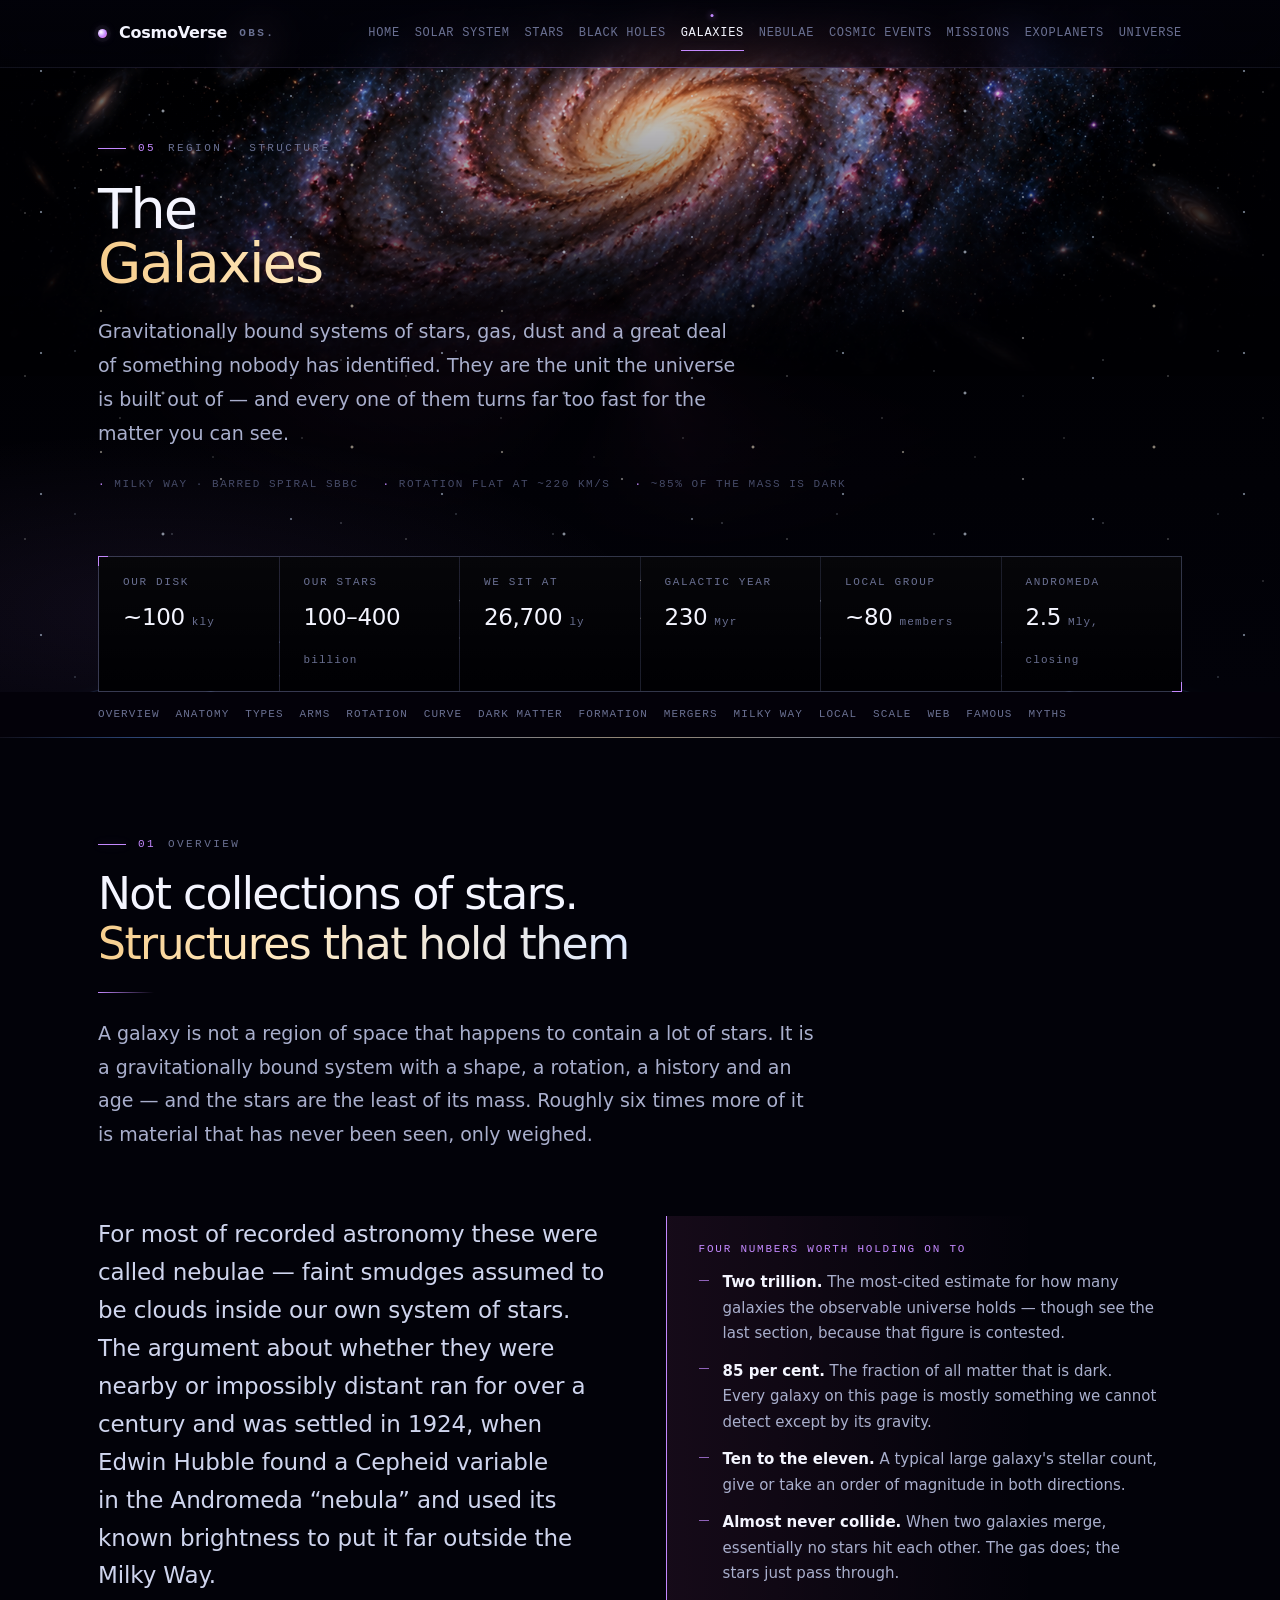
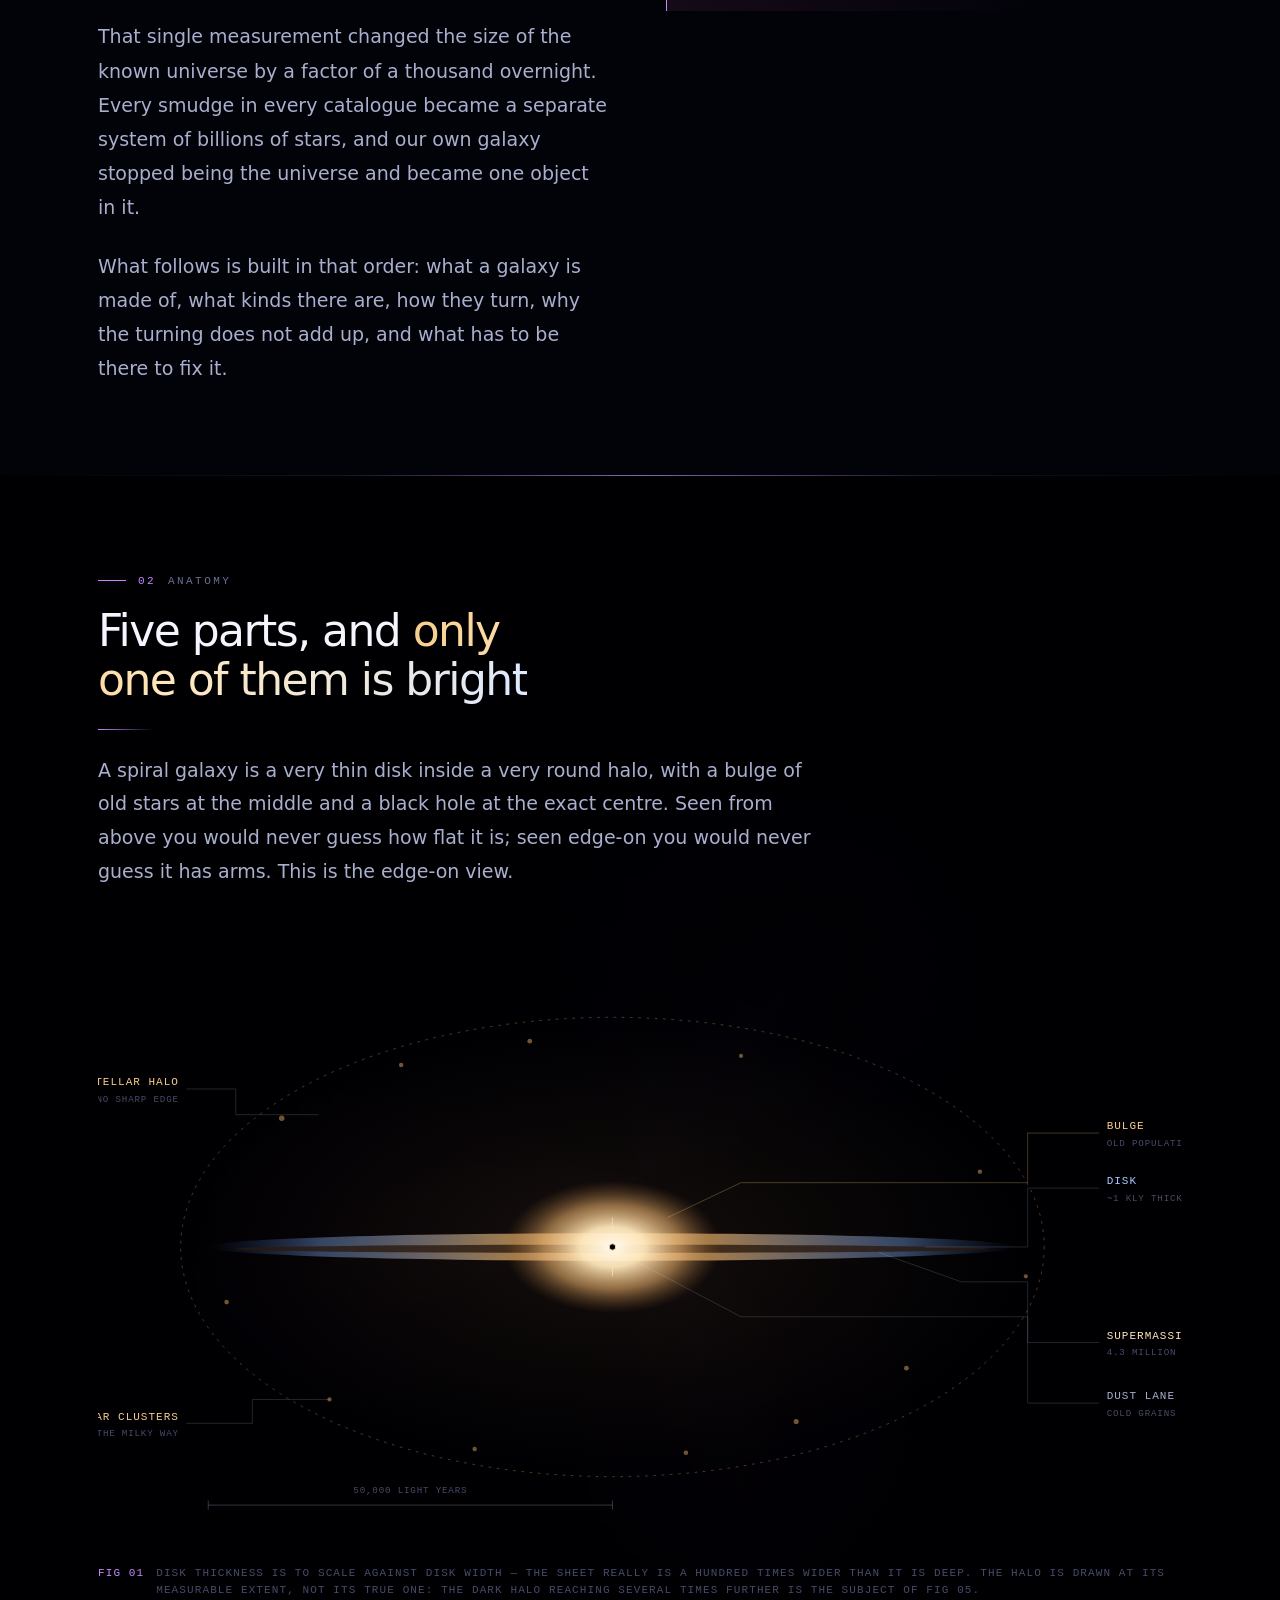
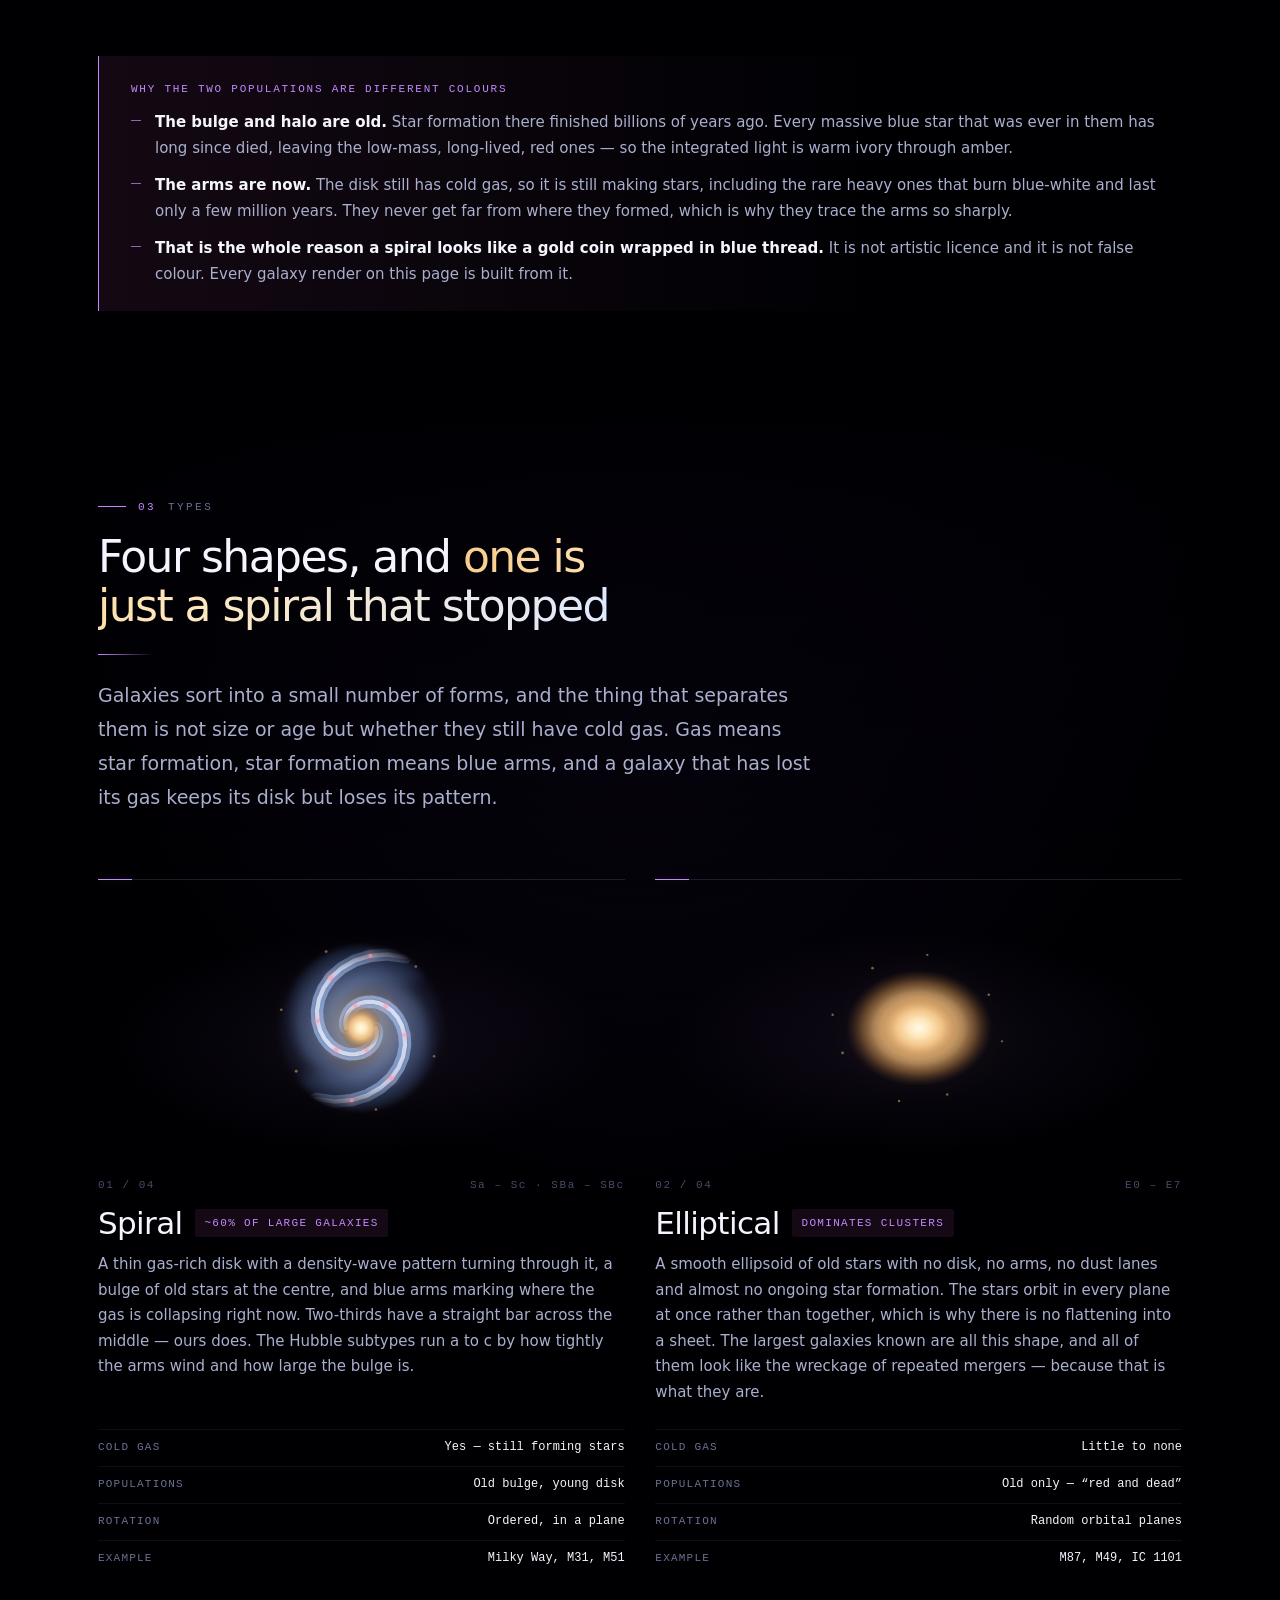
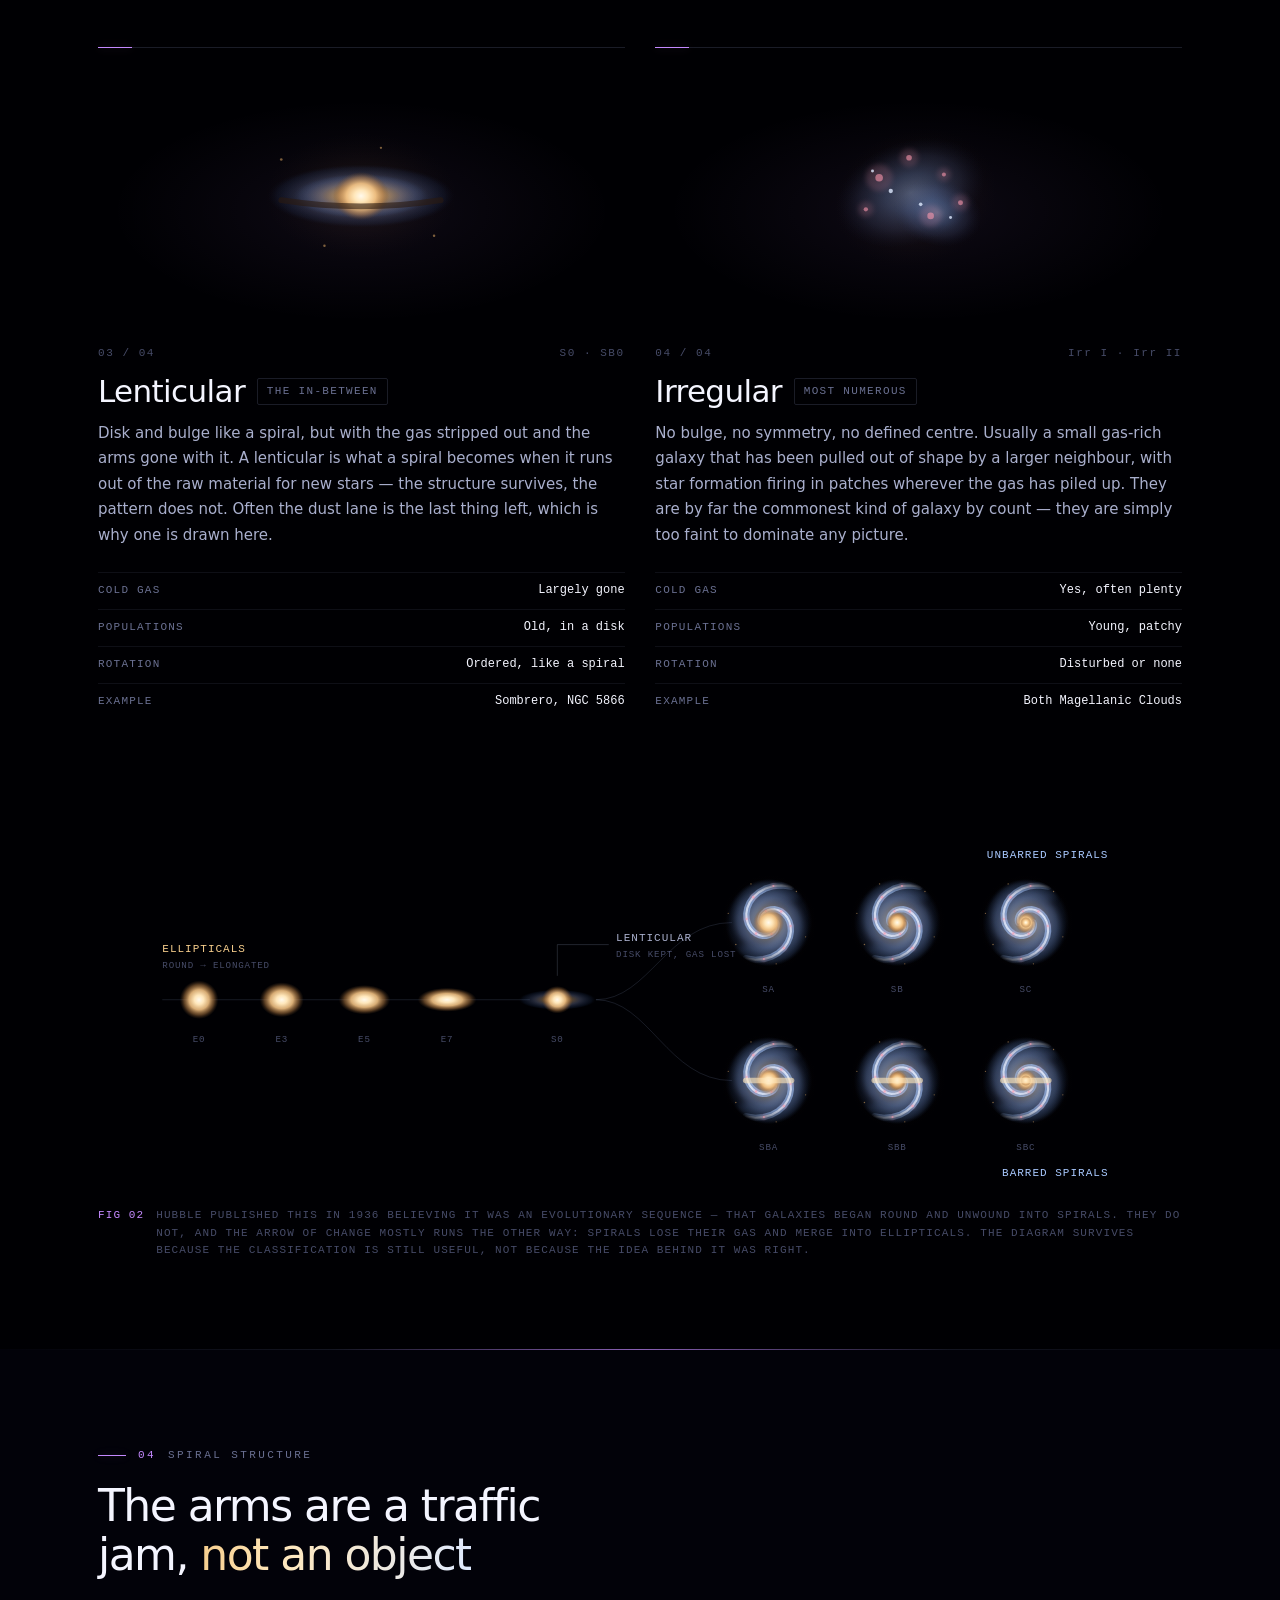
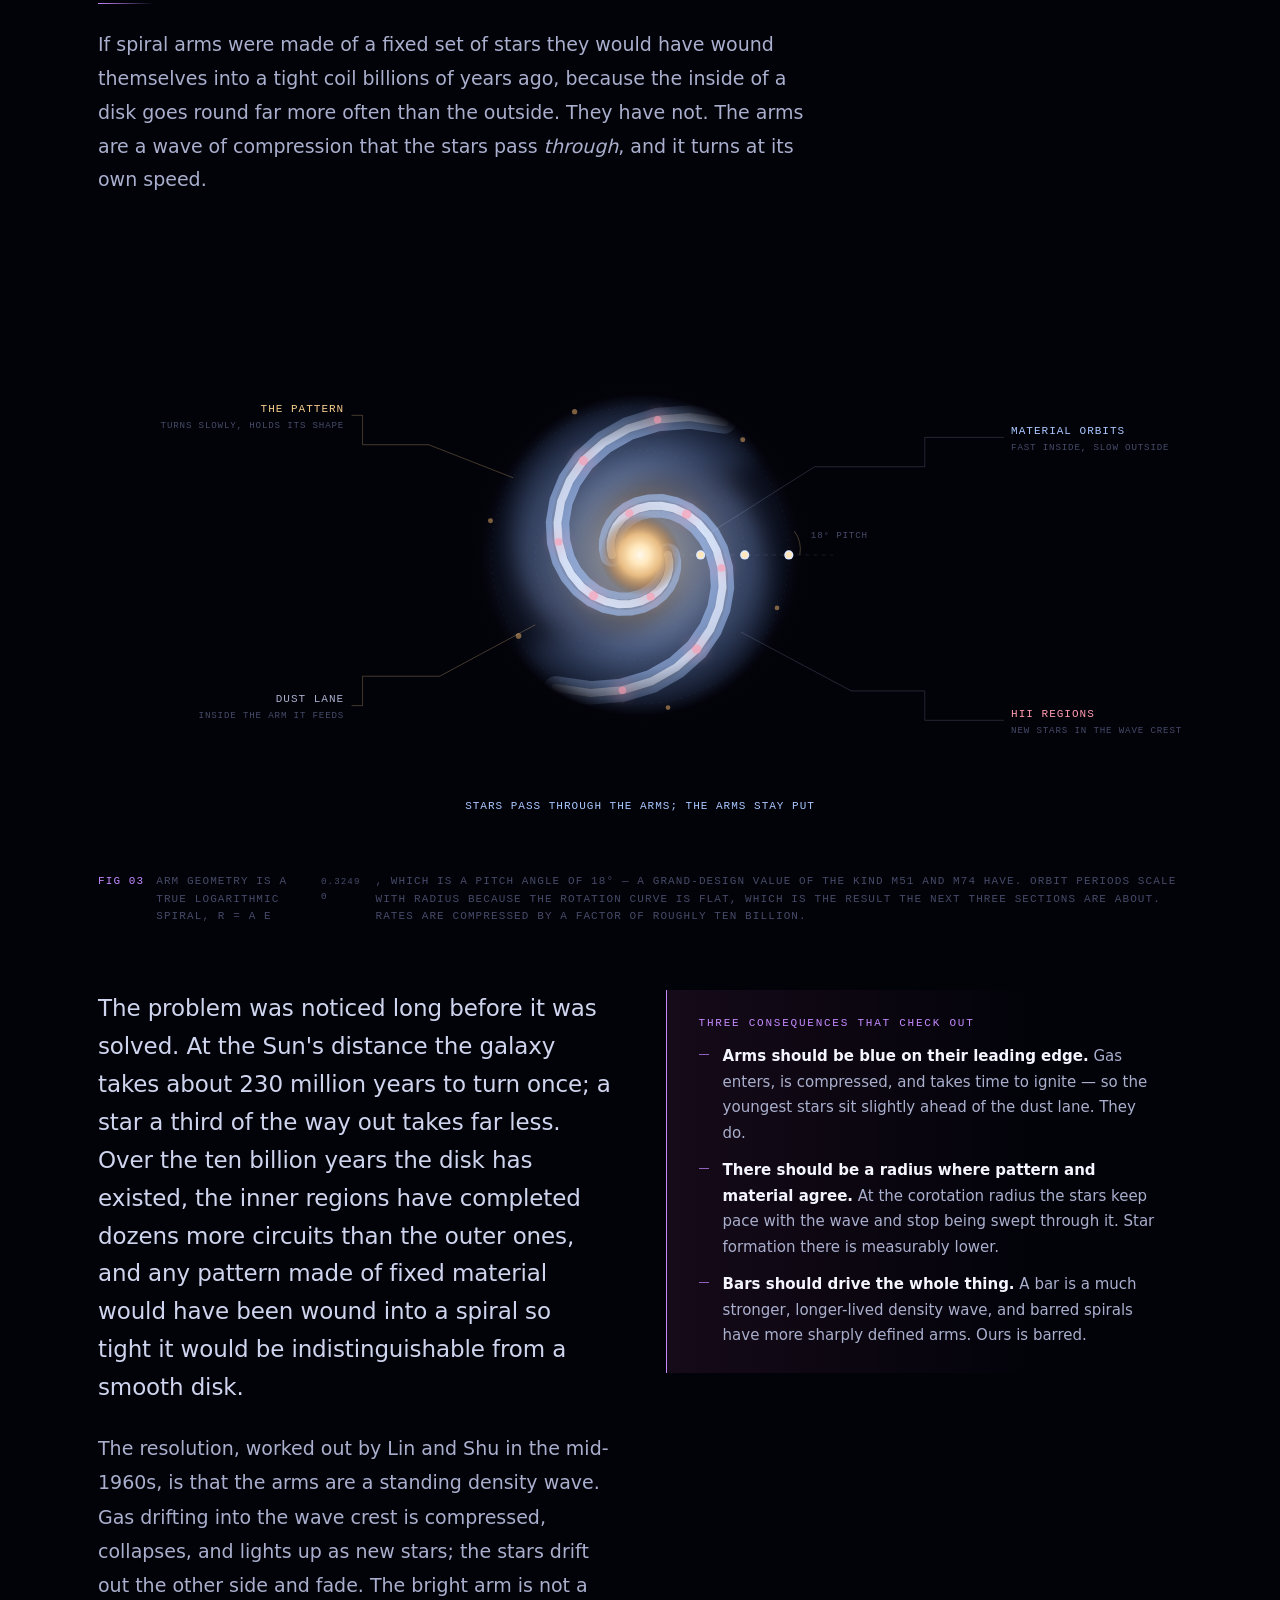
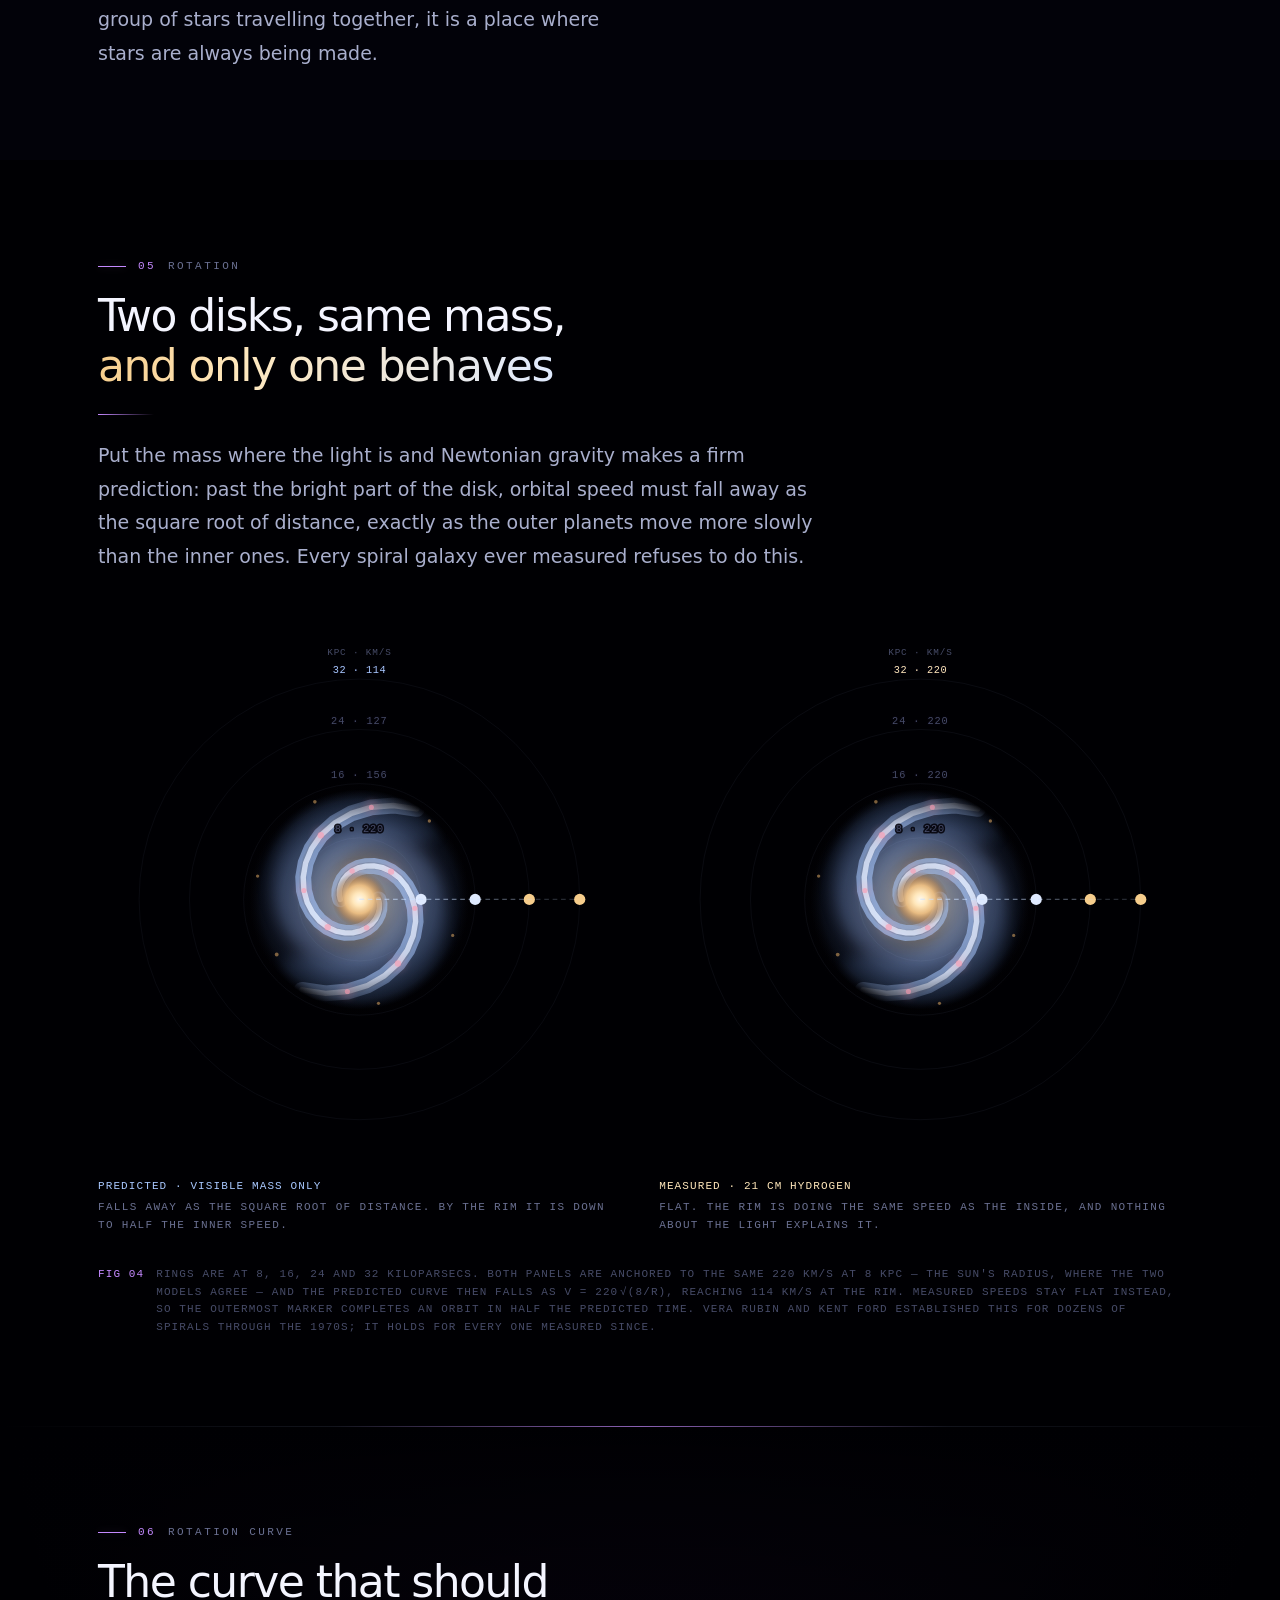
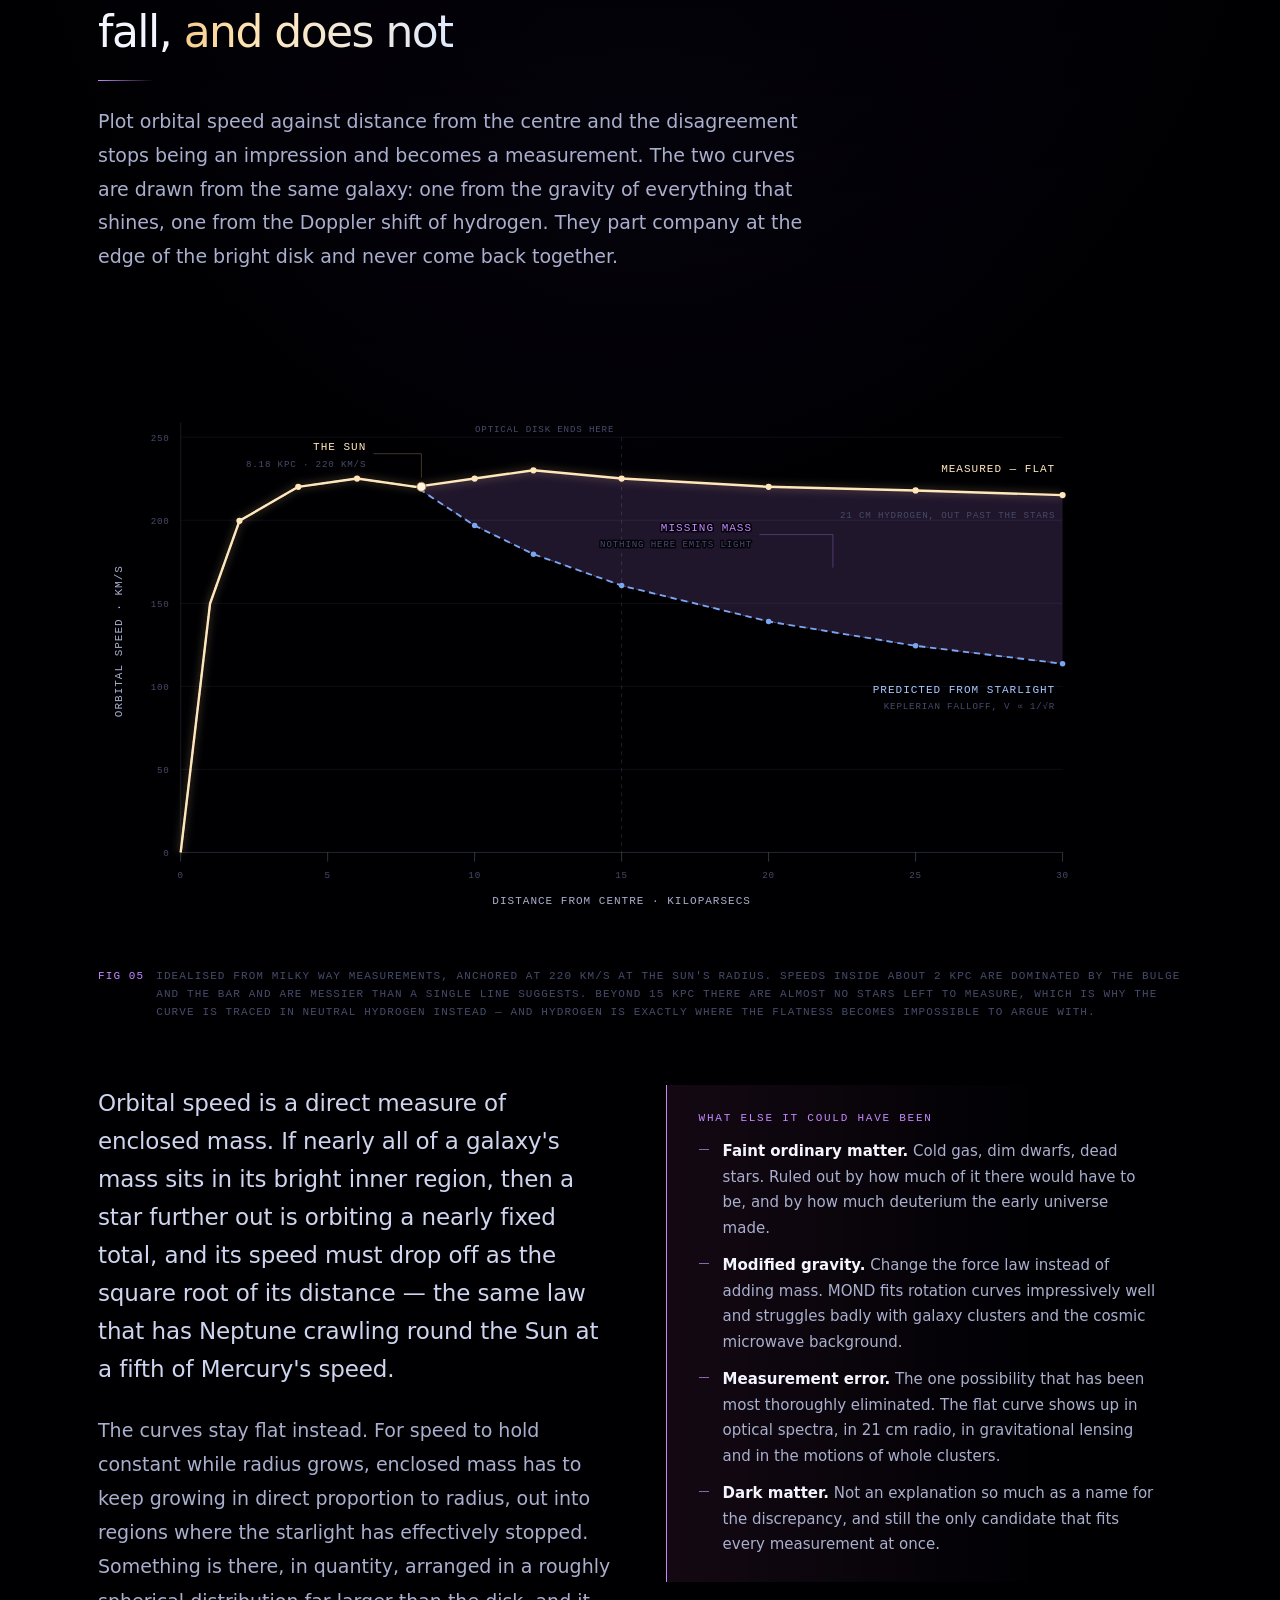
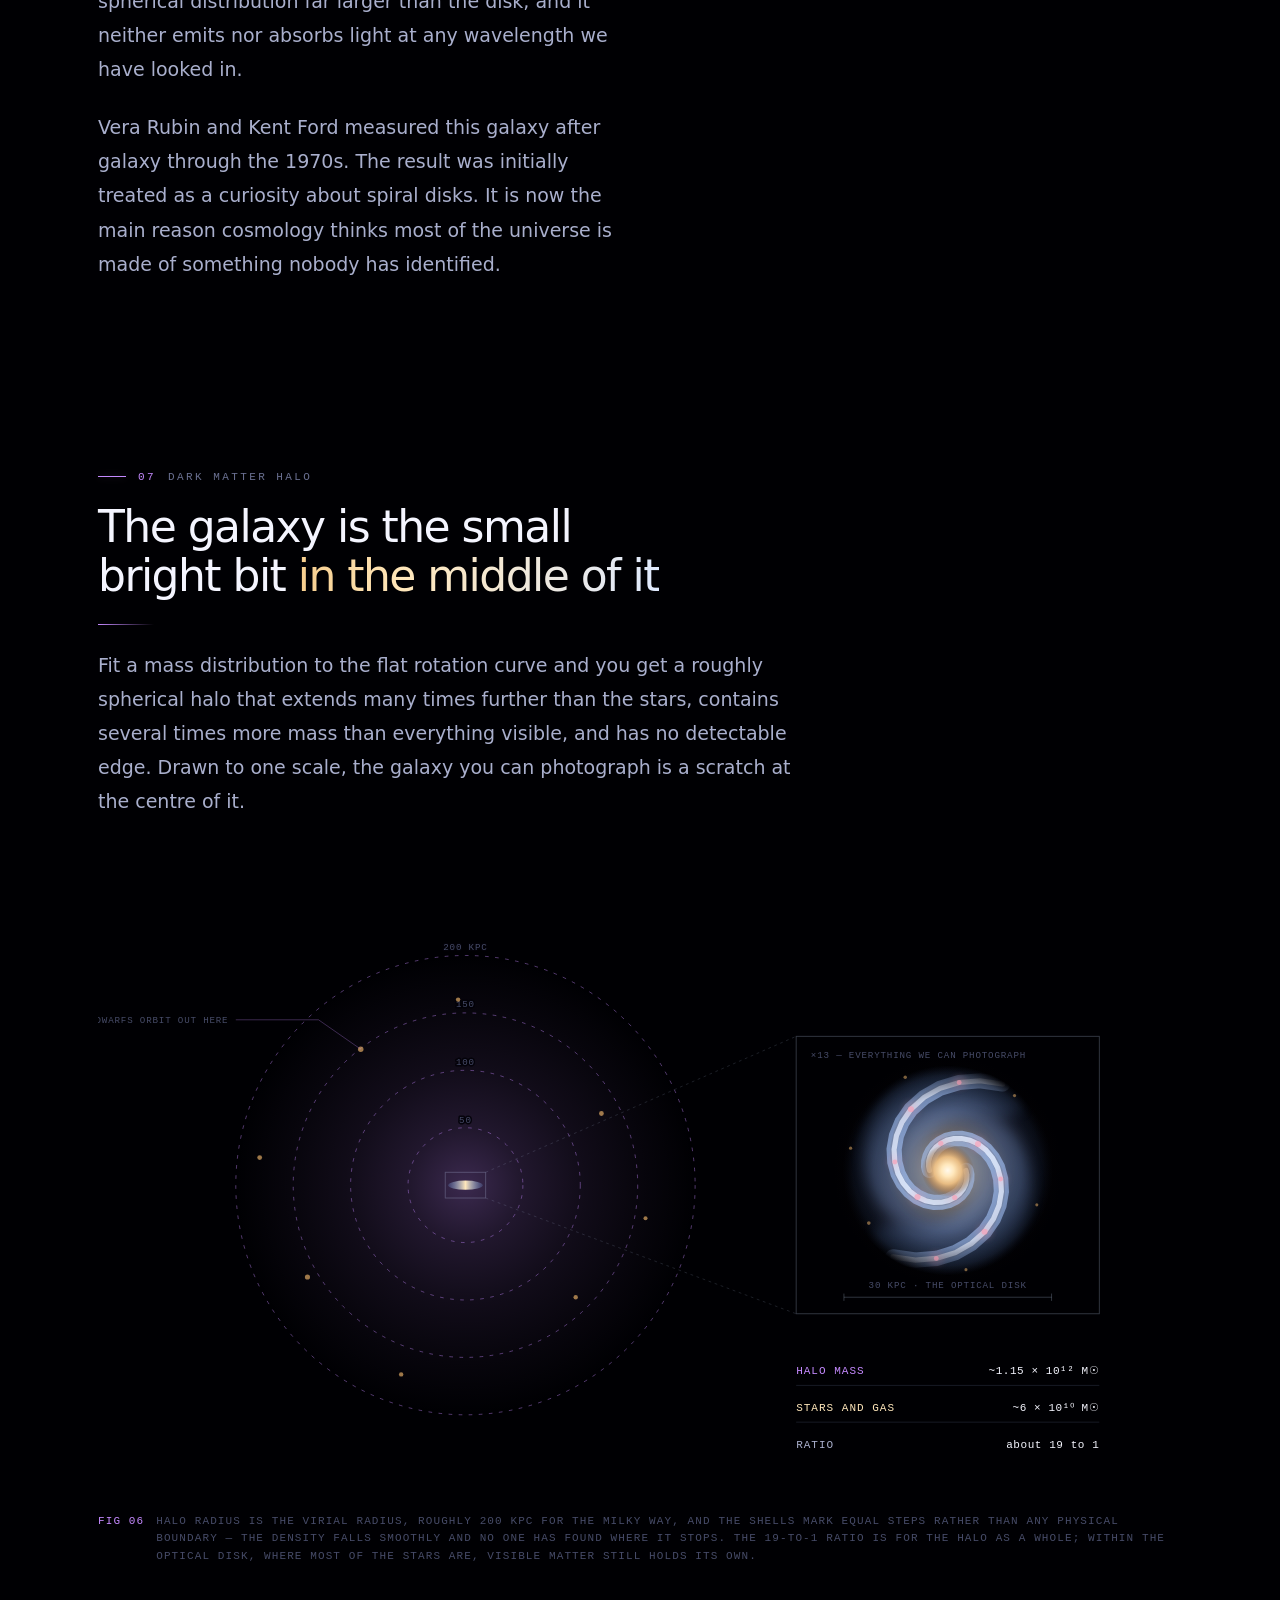
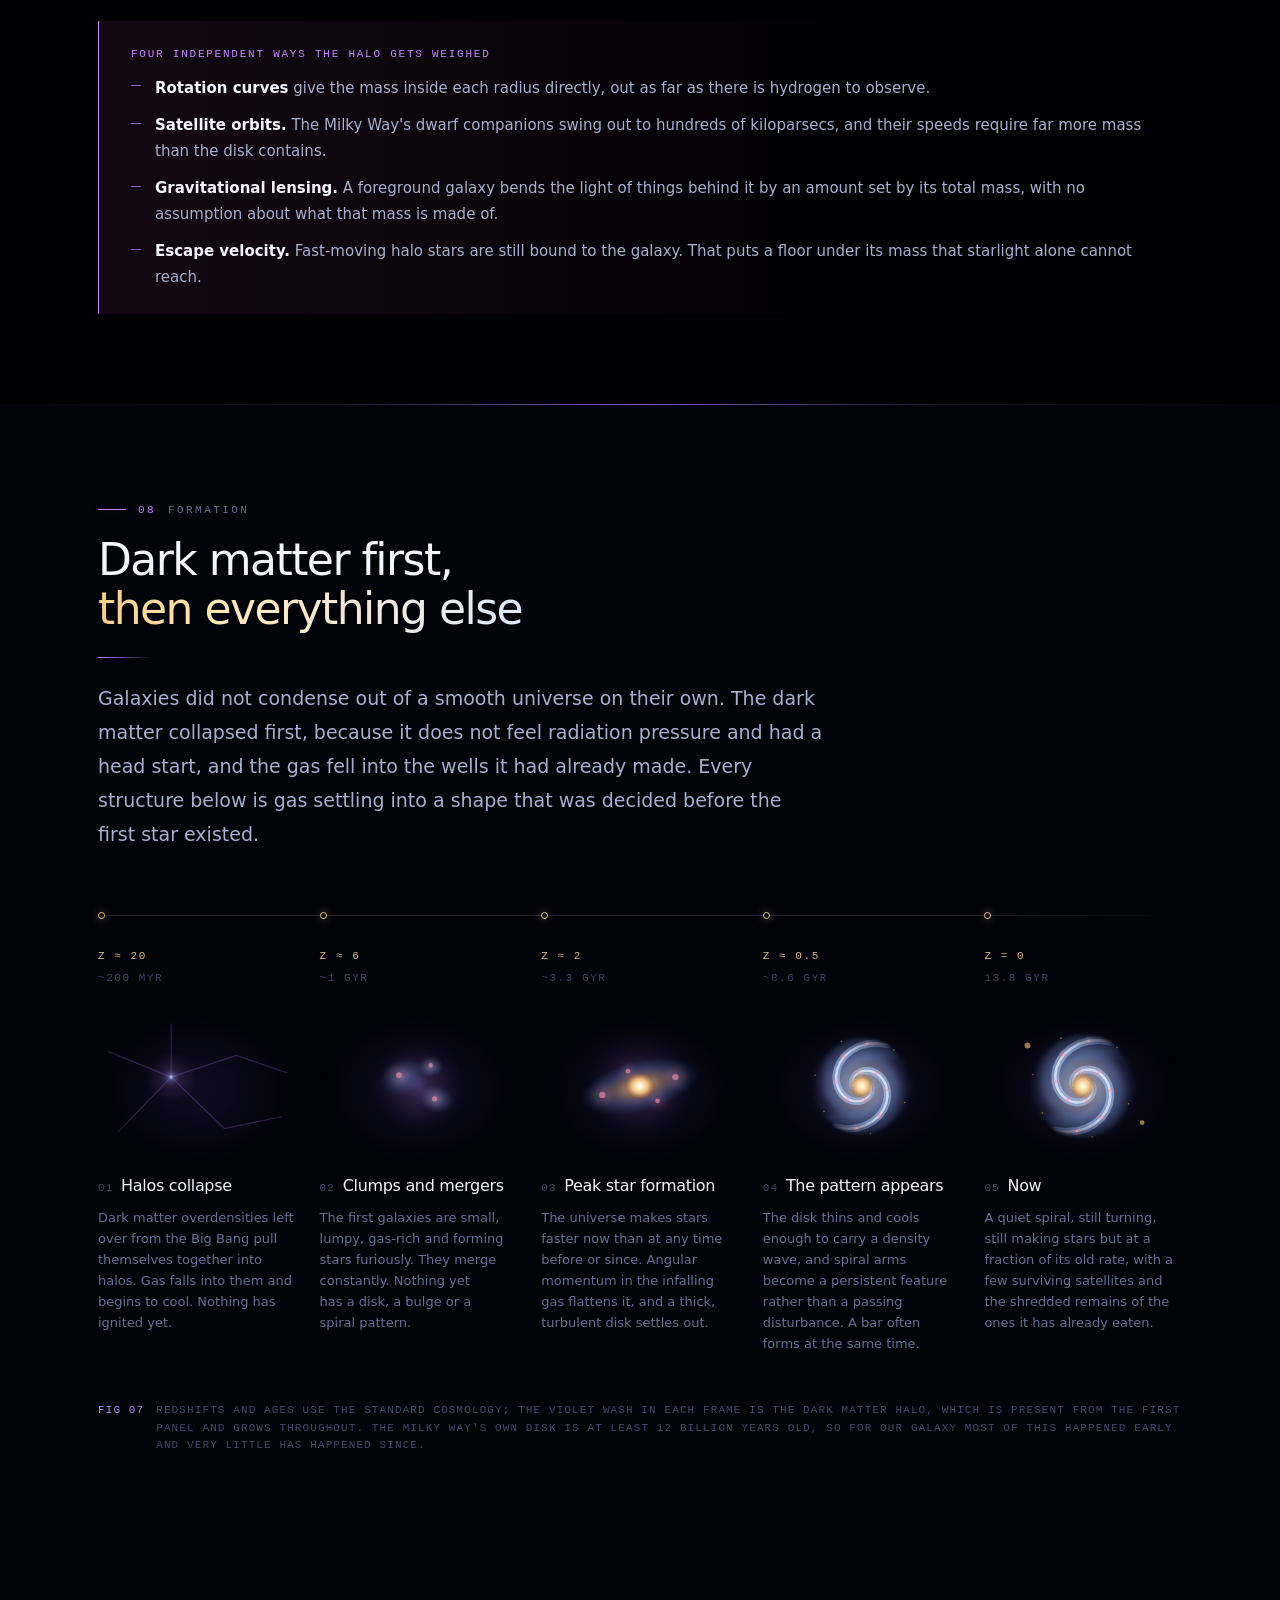
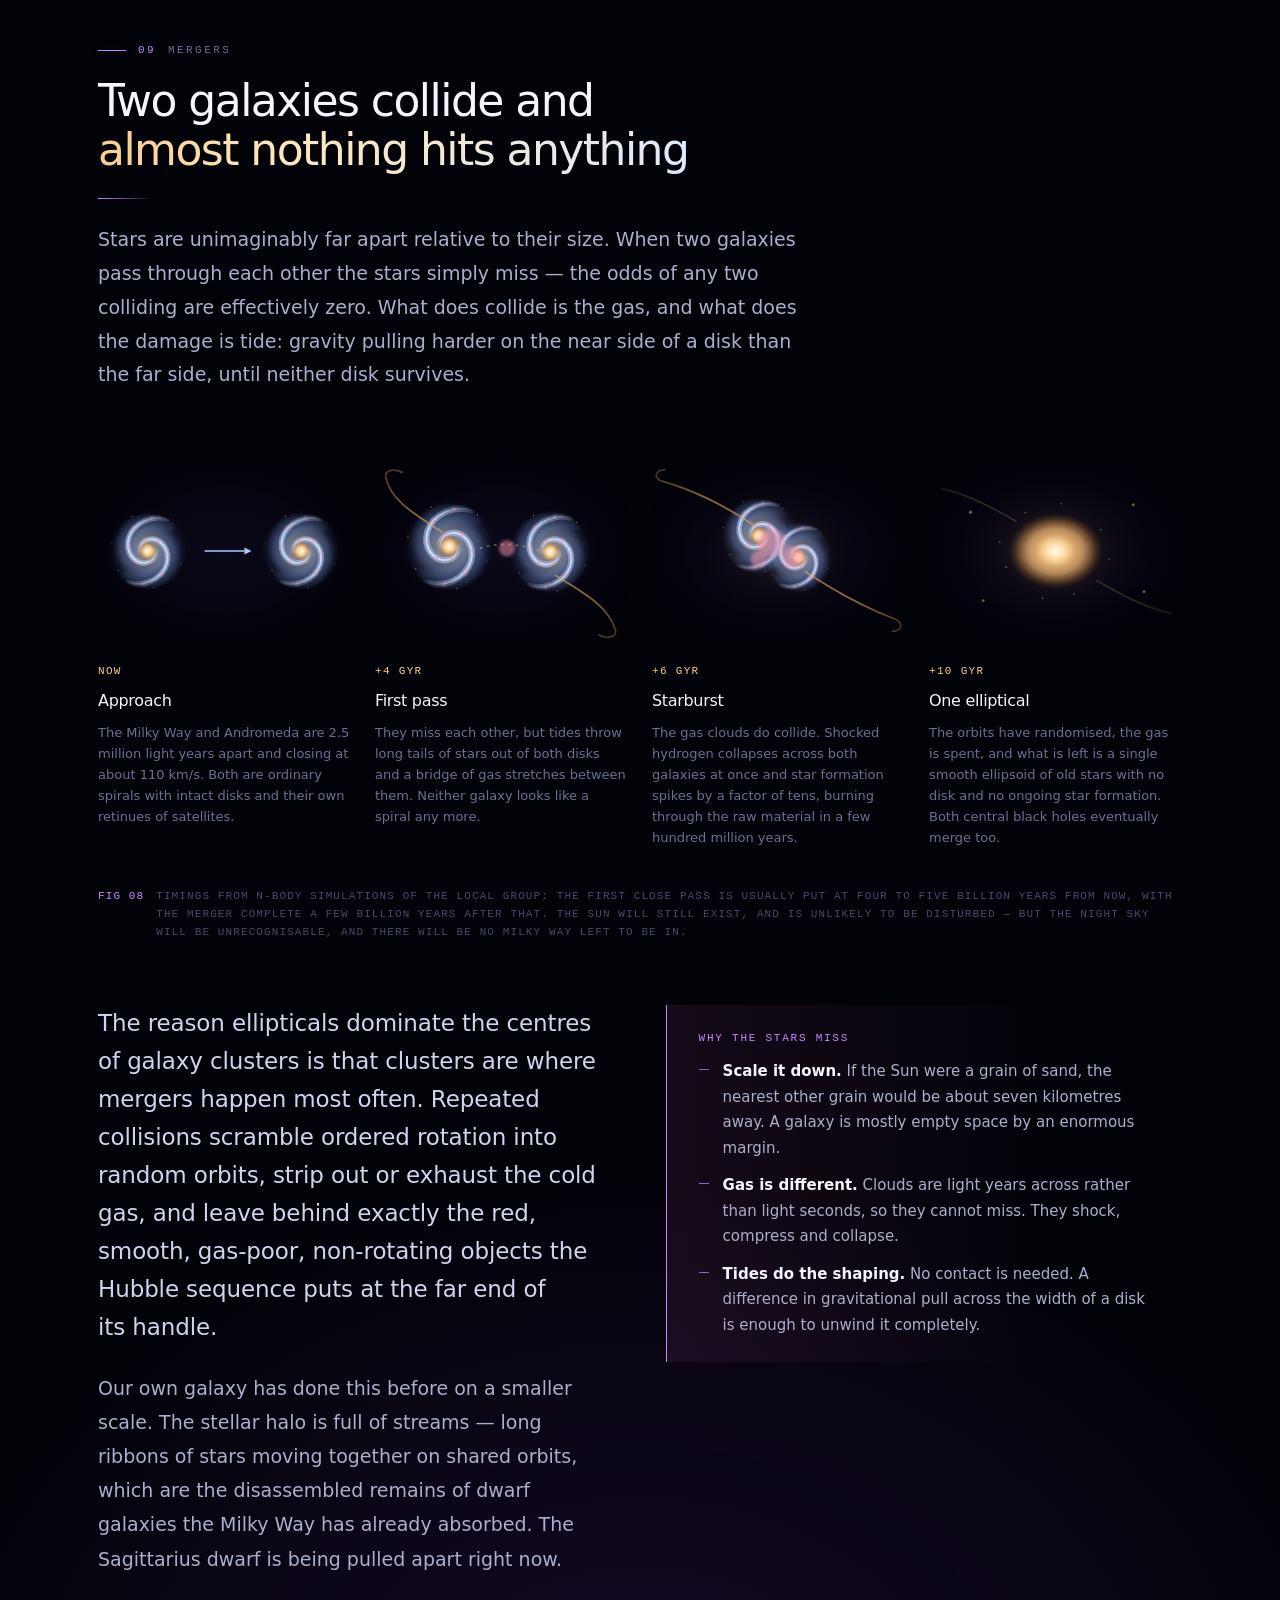
<file: galaxies/index.html>
<!DOCTYPE html>
<html lang="en">
<head>
    <meta charset="UTF-8">
    <meta name="viewport" content="width=device-width, initial-scale=1.0">
    <meta name="description" content="Galaxies — anatomy, types, spiral structure, rotation curves and the dark matter problem, formation, mergers, the Milky Way from outside, the Local Group, the cosmic web, and the four galaxies we know best.">
    <meta name="keywords" content="galaxies, spiral galaxy, elliptical galaxy, lenticular, irregular, galaxy rotation curve, dark matter, dark matter halo, Milky Way, Andromeda, M87, Sombrero, Local Group, cosmic web, large-scale structure, Vera Rubin, astronomy">
    <meta name="author" content="CosmoVerse">
    <meta name="theme-color" content="#000003">
    <title>Galaxies | CosmoVerse</title>
    <link rel="stylesheet" href="../css/style.css">
    <link rel="stylesheet" href="../css/components.css">
    <link rel="stylesheet" href="../css/galaxies.css">
</head>
<!-- dm-galaxies sets the domain palette; galaxies.css adds the two
     stellar populations and reserves violet for what cannot be seen. -->
<body class="dm-galaxies">
    <a href="#main" class="skip-link">Skip to content</a>

    <header class="header">
        <div class="header-container">
            <a href="../index.html" class="logo">
                CosmoVerse
                <span class="logo-mark">Obs.</span>
            </a>

            <input type="checkbox" id="mobile-menu-checkbox" class="mobile-menu-checkbox">
            <label for="mobile-menu-checkbox" class="mobile-menu-toggle" aria-label="Toggle navigation menu">
                <span class="hamburger-line"></span>
                <span class="hamburger-line"></span>
                <span class="hamburger-line"></span>
            </label>

            <nav class="nav" aria-label="Main navigation">
                <ul class="nav-list">
                    <li><a href="../index.html" class="nav-link">Home</a></li>
                    <li><a href="../solar-system/index.html" class="nav-link">Solar System</a></li>
                    <li><a href="../stars/index.html" class="nav-link">Stars</a></li>
                    <li><a href="../black-holes/index.html" class="nav-link">Black Holes</a></li>
                    <li><a href="index.html" class="nav-link active" aria-current="page">Galaxies</a></li>
                    <li><a href="../nebulae/index.html" class="nav-link">Nebulae</a></li>
                    <li><a href="../cosmic-events/index.html" class="nav-link">Cosmic Events</a></li>
                    <li><a href="../missions/index.html" class="nav-link">Missions</a></li>
                    <li><a href="../exoplanets/index.html" class="nav-link">Exoplanets</a></li>
                    <li><a href="../universe/index.html" class="nav-link">Universe</a></li>
                </ul>
            </nav>
        </div>
    </header>

    <main id="main">

        <!-- ============================================================
             SHARED SVG LIBRARY

             Defined once, referenced everywhere. The logarithmic spiral
             arm is a single path — r = a·e^(0.3249θ), a pitch angle of
             18°, plotted at 25 points from the bulge edge out to the
             disk rim — and every spiral on this page is that one path
             stroked, blurred, rotated 180° for the second arm, and
             offset slightly for its dust lane. Nothing is freehand, and
             the eleven spirals on the page cost one path between them.
             ============================================================ -->
        <svg width="0" height="0" aria-hidden="true" focusable="false"
             style="position:absolute;pointer-events:none">
            <defs>
                <!-- The arm. Bulge edge r=18, rim r≈101. -->
                <path id="gxArm" d="M 18 0 L 18.9 4.2 L 18.8 8.9 L 17.6 13.7 L 15.3 18.5
                                    L 11.7 23 L 6.9 26.8 L 0.9 29.8 L -6 31.4 L -13.7 31.6
                                    L -21.8 29.9 L -29.9 26.2 L -37.6 20.3 L -44.2 12.4
                                    L -49.2 3 L -52.3 -8.4 L -53 -20.9 L -50.7 -34.3
                                    L -45.2 -47.7 L -36.4 -60.5 L -23.3 -72.2 L -7.5 -81.2
                                    L 11.3 -86.9 L 31.9 -88.6 L 54.3 -85.4"/>

                <!-- Old population: ivory core falling to ember. -->
                <radialGradient id="gxBulge" cx="50%" cy="50%" r="50%">
                    <stop offset="0%"   stop-color="#fff9ec"/>
                    <stop offset="24%"  stop-color="#ffe7bb"/>
                    <stop offset="52%"  stop-color="#f0c082" stop-opacity="0.9"/>
                    <stop offset="78%"  stop-color="#b87f45" stop-opacity="0.5"/>
                    <stop offset="100%" stop-color="#6b4522" stop-opacity="0"/>
                </radialGradient>

                <!-- The smooth stellar disk the arms sit in. Warm
                     inside, cooling outward as the old population
                     thins and the young one takes over.

                     Opacities are deliberately high. At half these
                     values the sheet vanished and the arms read as
                     two threads on black — the disk is what makes a
                     spiral a galaxy rather than a swirl. -->
                <radialGradient id="gxDisk" cx="50%" cy="50%" r="50%">
                    <stop offset="0%"   stop-color="#ffe0a8" stop-opacity="0.8"/>
                    <stop offset="18%"  stop-color="#f0c384" stop-opacity="0.6"/>
                    <stop offset="38%"  stop-color="#c9a274" stop-opacity="0.42"/>
                    <stop offset="58%"  stop-color="#8b96c0" stop-opacity="0.3"/>
                    <stop offset="76%"  stop-color="#5d79b8" stop-opacity="0.19"/>
                    <stop offset="90%"  stop-color="#3f6bb8" stop-opacity="0.09"/>
                    <stop offset="100%" stop-color="#1d3260" stop-opacity="0"/>
                </radialGradient>

                <!-- Irregular body: young stars and hydrogen, no
                     nucleus. Blue-dominant with only a trace of warmth. -->
                <radialGradient id="gxIrr" cx="50%" cy="50%" r="50%">
                    <stop offset="0%"   stop-color="#a8c8ff" stop-opacity="0.36"/>
                    <stop offset="34%"  stop-color="#7aa6f0" stop-opacity="0.26"/>
                    <stop offset="68%"  stop-color="#5d79b8" stop-opacity="0.15"/>
                    <stop offset="100%" stop-color="#1d3260" stop-opacity="0"/>
                </radialGradient>

                <!-- Arms are brightest at mid-radius and fade at both
                     the bulge and the rim, so they are masked by a
                     radial ramp rather than stopped abruptly. -->
                <radialGradient id="gxArmFade" gradientUnits="userSpaceOnUse"
                                cx="0" cy="0" r="104">
                    <stop offset="0%"   stop-color="#ffffff" stop-opacity="0.25"/>
                    <stop offset="20%"  stop-color="#ffffff" stop-opacity="0.85"/>
                    <stop offset="40%"  stop-color="#ffffff" stop-opacity="1"/>
                    <stop offset="70%"  stop-color="#ffffff" stop-opacity="0.9"/>
                    <stop offset="90%"  stop-color="#ffffff" stop-opacity="0.4"/>
                    <stop offset="100%" stop-color="#ffffff" stop-opacity="0"/>
                </radialGradient>
                <mask id="gxArmMask" maskUnits="userSpaceOnUse"
                      x="-118" y="-118" width="236" height="236">
                    <rect x="-118" y="-118" width="236" height="236" fill="url(#gxArmFade)"/>
                </mask>

                <!-- Stellar halo: old, sparse, and much rounder than
                     the disk. Not the dark halo — that is violet and
                     comes later. -->
                <radialGradient id="gxHalo" cx="50%" cy="50%" r="50%">
                    <stop offset="0%"   stop-color="#dfa964" stop-opacity="0.1"/>
                    <stop offset="55%"  stop-color="#a4703c" stop-opacity="0.05"/>
                    <stop offset="100%" stop-color="#5c3c1f" stop-opacity="0"/>
                </radialGradient>

                <!-- Hero horizon arc: cool at the ends, warm where it
                     passes the notional centre. -->
                <linearGradient id="gxHorizonRamp" x1="0" y1="0" x2="1" y2="0">
                    <stop offset="0%"   stop-color="#3f6bb8" stop-opacity="0"/>
                    <stop offset="22%"  stop-color="#7aa6f0" stop-opacity="0.7"/>
                    <stop offset="50%"  stop-color="#ffe7bb"/>
                    <stop offset="78%"  stop-color="#7aa6f0" stop-opacity="0.7"/>
                    <stop offset="100%" stop-color="#3f6bb8" stop-opacity="0"/>
                </linearGradient>

                <!-- Anatomy figure, seen edge-on. -->
                <linearGradient id="anatDisk" x1="0" y1="0" x2="1" y2="0">
                    <stop offset="0%"   stop-color="#3f6bb8" stop-opacity="0"/>
                    <stop offset="14%"  stop-color="#7aa6f0" stop-opacity="0.4"/>
                    <stop offset="38%"  stop-color="#dfa964" stop-opacity="0.72"/>
                    <stop offset="50%"  stop-color="#ffe7bb" stop-opacity="0.85"/>
                    <stop offset="62%"  stop-color="#dfa964" stop-opacity="0.72"/>
                    <stop offset="86%"  stop-color="#7aa6f0" stop-opacity="0.4"/>
                    <stop offset="100%" stop-color="#3f6bb8" stop-opacity="0"/>
                </linearGradient>

                <radialGradient id="anatBulge" cx="50%" cy="50%" r="50%">
                    <stop offset="0%"   stop-color="#fff9ec"/>
                    <stop offset="30%"  stop-color="#ffe7bb" stop-opacity="0.95"/>
                    <stop offset="64%"  stop-color="#e0a866" stop-opacity="0.6"/>
                    <stop offset="100%" stop-color="#8a5a2c" stop-opacity="0"/>
                </radialGradient>

                <radialGradient id="anatHalo" cx="50%" cy="50%" r="50%">
                    <stop offset="0%"   stop-color="#dfa964" stop-opacity="0.09"/>
                    <stop offset="60%"  stop-color="#a4703c" stop-opacity="0.045"/>
                    <stop offset="100%" stop-color="#5c3c1f" stop-opacity="0"/>
                </radialGradient>

                <!-- Rotation panels. -->
                <radialGradient id="rotDisk" cx="50%" cy="50%" r="50%">
                    <stop offset="0%"   stop-color="#ffe7bb" stop-opacity="0.5"/>
                    <stop offset="26%"  stop-color="#dfa964" stop-opacity="0.26"/>
                    <stop offset="62%"  stop-color="#6f86b8" stop-opacity="0.13"/>
                    <stop offset="100%" stop-color="#1d3260" stop-opacity="0"/>
                </radialGradient>

                <!-- Dark halo: densest at the centre, no edge. The
                     fade to nothing is the honest part — nobody has
                     found where it stops. -->
                <radialGradient id="haloFall" cx="50%" cy="50%" r="50%">
                    <stop offset="0%"   stop-color="#c489ff" stop-opacity="0.3"/>
                    <stop offset="24%"  stop-color="#c489ff" stop-opacity="0.17"/>
                    <stop offset="52%"  stop-color="#c489ff" stop-opacity="0.085"/>
                    <stop offset="78%"  stop-color="#c489ff" stop-opacity="0.035"/>
                    <stop offset="100%" stop-color="#c489ff" stop-opacity="0"/>
                </radialGradient>

                <linearGradient id="haloDisk" x1="0" y1="0" x2="1" y2="0">
                    <stop offset="0%"   stop-color="#7aa6f0" stop-opacity="0.2"/>
                    <stop offset="50%"  stop-color="#ffe7bb"/>
                    <stop offset="100%" stop-color="#7aa6f0" stop-opacity="0.2"/>
                </linearGradient>

                <!-- Milky Way map. -->
                <linearGradient id="mwBar" x1="0" y1="0" x2="1" y2="0">
                    <stop offset="0%"   stop-color="#c99a63" stop-opacity="0.15"/>
                    <stop offset="50%"  stop-color="#ffe7bb" stop-opacity="0.62"/>
                    <stop offset="100%" stop-color="#c99a63" stop-opacity="0.15"/>
                </linearGradient>

                <radialGradient id="mwBulge" cx="50%" cy="50%" r="50%">
                    <stop offset="0%"   stop-color="#fff9ec" stop-opacity="0.95"/>
                    <stop offset="34%"  stop-color="#ffe0a8" stop-opacity="0.7"/>
                    <stop offset="72%"  stop-color="#d69a58" stop-opacity="0.3"/>
                    <stop offset="100%" stop-color="#8a5a2c" stop-opacity="0"/>
                </radialGradient>

                <!-- ==== Reusable galaxy bodies ==================== -->

                <!-- SPIRAL. Two arms from one path, a dust lane just
                     inside each, HII knots strung along them, and the
                     old bulge painted last so it sits in front. -->
                <symbol id="gxSpiral" viewBox="-118 -118 236 236">
                    <circle class="gx-halo" cx="0" cy="0" r="114"/>
                    <circle class="gx-disk" cx="0" cy="0" r="104"/>

                    <g mask="url(#gxArmMask)">
                        <use class="gx-arm gx-arm--bloom" href="#gxArm"/>
                        <use class="gx-arm gx-arm--bloom" href="#gxArm" transform="rotate(180)"/>

                        <use class="gx-dust" href="#gxArm" transform="rotate(-9) scale(0.96)"/>
                        <use class="gx-dust" href="#gxArm" transform="rotate(171) scale(0.96)"/>

                        <use class="gx-arm" href="#gxArm"/>
                        <use class="gx-arm" href="#gxArm" transform="rotate(180)"/>
                        <use class="gx-arm gx-arm--core" href="#gxArm"/>
                        <use class="gx-arm gx-arm--core" href="#gxArm" transform="rotate(180)"/>
                    </g>

                    <g class="gx-hii--glow">
                        <circle cx="6.9" cy="26.8" r="7"/><circle cx="-29.9" cy="26.2" r="8"/>
                        <circle cx="-52.3" cy="-8.4" r="7"/><circle cx="-36.4" cy="-60.5" r="8"/>
                        <circle cx="11.3" cy="-86.9" r="7"/>
                        <circle cx="-6.9" cy="-26.8" r="7"/><circle cx="29.9" cy="-26.2" r="8"/>
                        <circle cx="52.3" cy="8.4" r="7"/><circle cx="36.4" cy="60.5" r="8"/>
                        <circle cx="-11.3" cy="86.9" r="7"/>
                    </g>
                    <g class="gx-hii">
                        <circle cx="6.9" cy="26.8" r="2.6"/><circle cx="-29.9" cy="26.2" r="3"/>
                        <circle cx="-52.3" cy="-8.4" r="2.4"/><circle cx="-36.4" cy="-60.5" r="3"/>
                        <circle cx="11.3" cy="-86.9" r="2.4"/>
                        <circle cx="-6.9" cy="-26.8" r="2.6"/><circle cx="29.9" cy="-26.2" r="3"/>
                        <circle cx="52.3" cy="8.4" r="2.4"/><circle cx="36.4" cy="60.5" r="3"/>
                        <circle cx="-11.3" cy="86.9" r="2.4"/>
                    </g>

                    <g class="gx-globular">
                        <circle cx="-78" cy="52" r="1.8"/><circle cx="66" cy="-74" r="1.6"/>
                        <circle cx="88" cy="34" r="1.5"/><circle cx="-42" cy="-92" r="1.7"/>
                        <circle cx="18" cy="98" r="1.5"/><circle cx="-96" cy="-22" r="1.6"/>
                    </g>

                    <circle class="gx-bulge" cx="0" cy="0" r="26"/>
                </symbol>

                <!-- ELLIPTICAL. No disk, no arms, no dust, no ongoing
                     star formation — so it is one smooth old-population
                     ellipsoid and nothing else. The absence is the
                     identifying feature. -->
                <symbol id="gxElliptical" viewBox="-118 -118 236 236">
                    <ellipse class="gx-halo" cx="0" cy="0" rx="112" ry="92"/>
                    <ellipse class="gx-bulge" cx="0" cy="0" rx="88" ry="70"/>
                    <ellipse class="gx-bulge" cx="0" cy="0" rx="54" ry="43"/>
                    <g class="gx-globular">
                        <circle cx="-92" cy="30" r="1.7"/><circle cx="84" cy="-40" r="1.6"/>
                        <circle cx="34" cy="80" r="1.5"/><circle cx="-56" cy="-72" r="1.6"/>
                        <circle cx="100" cy="16" r="1.4"/><circle cx="-104" cy="-16" r="1.5"/>
                        <circle cx="10" cy="-88" r="1.4"/><circle cx="-24" cy="88" r="1.5"/>
                    </g>
                </symbol>

                <!-- LENTICULAR. A disk that has run out of gas: the
                     bulge and the flat disk of a spiral, with the arms
                     gone because there is nothing left to form stars
                     from. A dust lane often survives. -->
                <symbol id="gxLenticular" viewBox="-118 -118 236 236">
                    <ellipse class="gx-halo" cx="0" cy="0" rx="116" ry="76"/>
                    <!-- Two nested disks rather than one, so the sheet
                         reads as a disk with an extent instead of a ring
                         round a ball. The first attempt had a dominant
                         bulge on a thin line and looked like a ringed
                         planet; the bulge is now half that size and the
                         disk carries the frame. -->
                    <ellipse class="gx-disk" cx="0" cy="0" rx="112" ry="38"/>
                    <ellipse class="gx-disk" cx="0" cy="0" rx="82" ry="27"/>
                    <ellipse class="gx-bulge" cx="0" cy="0" rx="34" ry="29"/>
                    <!-- The dust lane is usually the last structure a
                         lenticular keeps, which is why one is here. It
                         crosses in front of the bulge. -->
                    <path class="gx-dust" style="--arm-w:15"
                          d="M -96 5 Q 0 20 96 5"/>
                    <g class="gx-globular">
                        <circle cx="-96" cy="-44" r="1.6"/><circle cx="88" cy="48" r="1.5"/>
                        <circle cx="24" cy="-58" r="1.4"/><circle cx="-44" cy="60" r="1.5"/>
                    </g>
                </symbol>

                <!-- IRREGULAR. No bulge, no symmetry, no defined
                     centre — usually a small galaxy that has been
                     tidally mauled by a bigger one. Star formation
                     happens in patches wherever gas has piled up. -->
                <symbol id="gxIrregular" viewBox="-118 -118 236 236">
                    <!-- One coherent gas-rich body, lopsided, with star
                         formation firing in patches through it.

                         The first version stacked three warm ellipses
                         and read as a cluster of separate orange
                         smudges — the warm gradient implied a bulge in
                         each lobe, and an irregular has no bulge at
                         all. The body is now a single blue-dominant
                         sheet, because a gas-rich dwarf is young stars
                         and hydrogen and very little else. -->
                    <ellipse class="gx-halo" cx="-4" cy="2" rx="100" ry="82"
                             transform="rotate(-18 -4 2)"/>
                    <ellipse class="gx-irr" cx="-10" cy="-4" rx="92" ry="62"
                             transform="rotate(-20 -10 -4)"/>
                    <ellipse class="gx-irr" cx="22" cy="20" rx="54" ry="40"
                             transform="rotate(14 22 20)"/>

                    <g class="gx-hii--glow">
                        <circle cx="-48" cy="-22" r="16"/><circle cx="14" cy="24" r="13"/>
                        <circle cx="-12" cy="-46" r="11"/><circle cx="50" cy="8" r="10"/>
                        <circle cx="-64" cy="16" r="9"/><circle cx="30" cy="-26" r="8"/>
                    </g>
                    <g class="gx-hii">
                        <circle cx="-48" cy="-22" r="4.6"/><circle cx="14" cy="24" r="4"/>
                        <circle cx="-12" cy="-46" r="3.4"/><circle cx="50" cy="8" r="3"/>
                        <circle cx="-64" cy="16" r="2.6"/><circle cx="30" cy="-26" r="2.4"/>
                    </g>
                    <!-- A few bright young clumps: no nucleus, just the
                         biggest OB associations. -->
                    <g fill="var(--young-hot)" opacity="0.8">
                        <circle cx="-34" cy="-6" r="2.6"/><circle cx="2" cy="10" r="2.2"/>
                        <circle cx="-56" cy="-30" r="1.8"/><circle cx="38" cy="26" r="1.8"/>
                    </g>
                </symbol>
            </defs>
        </svg>


        <!-- ============================================================
             ARRIVAL

             Solar System opens on a planetary limb, Stars on a
             dispersed spectrum, Black Holes on the Gargantua frame.
             Galaxies opens on a real spiral, with one logarithmic arc
             swept across the foot of the frame — the geometry the whole
             page is plotted from, stated before any diagram uses it.
             ============================================================ -->
        <section class="page-hero">
            <div class="page-hero__shot" aria-hidden="true">
                <img src="../images/galaxies.png" alt="" decoding="async">
            </div>
            <div class="field field--spiral" aria-hidden="true"></div>
            <div class="starfield" aria-hidden="true"></div>
            <div class="starfield-streak" aria-hidden="true"></div>

            <div class="gx-hero__horizon" aria-hidden="true">
                <svg viewBox="0 0 1700 420" preserveAspectRatio="xMidYMax meet">
                    <path class="gx-arc gx-arc--soft"
                          d="M -60 392 C 300 300, 620 196, 850 196 C 1080 196, 1400 300, 1760 392"/>
                    <path class="gx-arc"
                          d="M -60 392 C 300 300, 620 196, 850 196 C 1080 196, 1400 300, 1760 392"/>
                    <path class="gx-arc"
                          d="M -60 418 C 340 336, 640 246, 850 246 C 1060 246, 1360 336, 1760 418"
                          style="opacity:0.28"/>
                </svg>
            </div>

            <div class="container">
                <p class="eyebrow"><span class="eyebrow__id">05</span> Region &middot; Structure</p>
                <h1 class="page-hero__title">The<em>Galaxies</em></h1>
                <p class="page-hero__lede">Gravitationally bound systems of stars, gas, dust and a great deal of something nobody has identified. They are the unit the universe is built out of &mdash; and every one of them turns far too fast for the matter you can see.</p>
                <p class="page-hero__coords">
                    <span>Milky Way &middot; barred spiral SBbc</span>
                    <span>Rotation flat at ~220 km/s</span>
                    <span>~85% of the mass is dark</span>
                </p>
            </div>

            <div class="page-hero__dock">
                <div class="container">
                    <dl class="readout readout--flush">
                        <div class="readout__cell">
                            <dt>Our disk</dt>
                            <dd>~100 <small>kly</small></dd>
                        </div>
                        <div class="readout__cell">
                            <dt>Our stars</dt>
                            <dd>100&ndash;400 <small>billion</small></dd>
                        </div>
                        <div class="readout__cell">
                            <dt>We sit at</dt>
                            <dd>26,700 <small>ly</small></dd>
                        </div>
                        <div class="readout__cell">
                            <dt>Galactic year</dt>
                            <dd>230 <small>Myr</small></dd>
                        </div>
                        <div class="readout__cell">
                            <dt>Local Group</dt>
                            <dd>~80 <small>members</small></dd>
                        </div>
                        <div class="readout__cell">
                            <dt>Andromeda</dt>
                            <dd>2.5 <small>Mly, closing</small></dd>
                        </div>
                    </dl>
                </div>
            </div>
        </section>


        <!-- ============================================================
             LOCAL INDEX
             ============================================================ -->
        <nav class="subnav" aria-label="Sections in this region">
            <div class="subnav__list">
                <a href="#overview">Overview</a>
                <a href="#anatomy">Anatomy</a>
                <a href="#types">Types</a>
                <a href="#spiral">Arms</a>
                <a href="#rotation">Rotation</a>
                <a href="#curve">Curve</a>
                <a href="#dark-matter">Dark Matter</a>
                <a href="#formation">Formation</a>
                <a href="#mergers">Mergers</a>
                <a href="#milky-way">Milky Way</a>
                <a href="#local-group">Local</a>
                <a href="#scale">Scale</a>
                <a href="#cosmic-web">Web</a>
                <a href="#famous">Famous</a>
                <a href="#facts">Myths</a>
            </div>
        </nav>


        <!-- ============================================================
             01 · OVERVIEW
             ============================================================ -->
        <section class="shell shell--abyss" id="overview">
            <div class="container">
                <header class="head">
                    <p class="eyebrow"><span class="eyebrow__id">01</span> Overview</p>
                    <h2 class="head__title">Not collections of stars. <em>Structures that hold them</em></h2>
                    <div class="head__rule"></div>
                    <p class="head__lede">A galaxy is not a region of space that happens to contain a lot of stars. It is a gravitationally bound system with a shape, a rotation, a history and an age &mdash; and the stars are the least of its mass. Roughly six times more of it is material that has never been seen, only weighed.</p>
                </header>

                <div class="split">
                    <div class="prose prose--lede">
                        <p>For most of recorded astronomy these were called nebulae &mdash; faint smudges assumed to be clouds inside our own system of stars. The argument about whether they were nearby or impossibly distant ran for over a century and was settled in 1924, when Edwin Hubble found a Cepheid variable in the Andromeda &ldquo;nebula&rdquo; and used its known brightness to put it far outside the Milky Way.</p>
                        <p>That single measurement changed the size of the known universe by a factor of a thousand overnight. Every smudge in every catalogue became a separate system of billions of stars, and our own galaxy stopped being the universe and became one object in it.</p>
                        <p>What follows is built in that order: what a galaxy is made of, what kinds there are, how they turn, why the turning does not add up, and what has to be there to fix it.</p>
                    </div>

                    <div>
                        <div class="note">
                            <span class="note__title">Four numbers worth holding on to</span>
                            <ul class="note__list">
                                <li><strong>Two trillion.</strong> The most-cited estimate for how many galaxies the observable universe holds &mdash; though see the last section, because that figure is contested.</li>
                                <li><strong>85 per cent.</strong> The fraction of all matter that is dark. Every galaxy on this page is mostly something we cannot detect except by its gravity.</li>
                                <li><strong>Ten to the eleven.</strong> A typical large galaxy's stellar count, give or take an order of magnitude in both directions.</li>
                                <li><strong>Almost never collide.</strong> When two galaxies merge, essentially no stars hit each other. The gas does; the stars just pass through.</li>
                            </ul>
                        </div>
                    </div>
                </div>
            </div>
        </section>


        <!-- ============================================================
             02 · ANATOMY
             Edge-on, because that is the only orientation in which a
             disk, a bulge and a halo are simultaneously distinguishable.
             ============================================================ -->
        <section class="shell shell--void shell--seam" id="anatomy">
            <div class="field field--spiral" aria-hidden="true" style="--field-opacity:0.2"></div>

            <div class="container">
                <header class="head">
                    <p class="eyebrow"><span class="eyebrow__id">02</span> Anatomy</p>
                    <h2 class="head__title">Five parts, and <em>only one of them is bright</em></h2>
                    <div class="head__rule"></div>
                    <p class="head__lede">A spiral galaxy is a very thin disk inside a very round halo, with a bulge of old stars at the middle and a black hole at the exact centre. Seen from above you would never guess how flat it is; seen edge-on you would never guess it has arms. This is the edge-on view.</p>
                </header>

                <figure class="fig">
                    <div class="fig__frame">
                        <svg class="fig__svg" viewBox="0 0 1180 640" role="img"
                             aria-label="A spiral galaxy seen edge-on. A stellar halo extends far above and below a very thin disk. A bright bulge of old stars sits at the centre of the disk, with a supermassive black hole marked at its exact centre. A dark dust lane runs along the disk's midplane, and globular clusters are scattered through the halo.">

                            <!-- STELLAR HALO · outermost, roundest,
                                 oldest. Drawn as a dashed boundary
                                 because it has no edge — it simply
                                 thins until it cannot be measured. -->
                            <ellipse class="anat__halo" cx="560" cy="320" rx="470" ry="250"/>

                            <g class="anat__globular">
                                <circle cx="200" cy="180" r="3"/><circle cx="880" cy="452" r="2.6"/>
                                <circle cx="330" cy="122" r="2.4"/><circle cx="760" cy="510" r="2.8"/>
                                <circle cx="140" cy="380" r="2.5"/><circle cx="960" cy="238" r="2.4"/>
                                <circle cx="470" cy="96" r="2.6"/><circle cx="640" cy="544" r="2.5"/>
                                <circle cx="1010" cy="352" r="2.2"/><circle cx="252" cy="486" r="2.3"/>
                                <circle cx="700" cy="112" r="2.2"/><circle cx="410" cy="540" r="2.4"/>
                            </g>

                            <!-- DISK · the thin sheet. Real spirals are
                                 about 1,000 light years thick and
                                 100,000 across: a ratio of 1 to 100,
                                 which is drawn honestly here rather
                                 than thickened for legibility. -->
                            <ellipse class="anat__disk" cx="560" cy="320" rx="440" ry="15"/>

                            <!-- DUST LANE · along the midplane, where
                                 the cold gas settles. Absence, not
                                 emission. -->
                            <ellipse class="anat__dust" cx="560" cy="322" rx="410" ry="4.5"/>

                            <!-- BULGE · old population, rounder and
                                 thicker than the disk it sits in. -->
                            <ellipse class="anat__bulge" cx="560" cy="320" rx="118" ry="72"/>

                            <!-- CENTRAL BLACK HOLE · marked, not drawn.
                                 Four million solar masses inside a
                                 region smaller than Neptune's orbit is
                                 a few millionths of a pixel here. -->
                            <circle class="anat__bh" cx="560" cy="320" r="3.5"/>
                            <path class="anat__bh-mark" d="M 560 300 L 560 288 M 546 320 L 534 320 M 560 340 L 560 352 M 574 320 L 586 320"/>

                            <!-- ---- Callout rail, left ------------- -->
                            <g>
                                <path class="svg-leader" d="M 240 176 L 150 176 L 150 148 L 96 148"/>
                                <text class="svg-label svg-label--old" x="88" y="144" text-anchor="end">Stellar halo</text>
                                <text class="svg-unit" x="88" y="162" text-anchor="end">Old stars &middot; no sharp edge</text>

                                <path class="svg-leader" d="M 252 486 L 168 486 L 168 512 L 96 512"/>
                                <text class="svg-label svg-label--old" x="88" y="508" text-anchor="end">Globular clusters</text>
                                <text class="svg-unit" x="88" y="526" text-anchor="end">~150 in the Milky Way</text>
                            </g>

                            <!-- ---- Callout rail, right ----------- -->
                            <g>
                                <path class="svg-leader" d="M 900 320 L 1012 320 L 1012 256 L 1090 256"/>
                                <text class="svg-label svg-label--young" x="1098" y="252">Disk</text>
                                <text class="svg-unit" x="1098" y="270">~1 kly thick, ~100 kly wide</text>

                                <path class="svg-leader svg-leader--old" d="M 620 288 L 700 250 L 1012 250 L 1012 196 L 1090 196"/>
                                <text class="svg-label svg-label--old" x="1098" y="192">Bulge</text>
                                <text class="svg-unit" x="1098" y="210">Old population &middot; ~10 kly</text>

                                <path class="svg-leader" d="M 586 336 L 700 396 L 1012 396 L 1012 424 L 1090 424"/>
                                <text class="svg-label svg-label--lit" x="1098" y="420">Supermassive black hole</text>
                                <text class="svg-unit" x="1098" y="438">4.3 million M&#9737; &middot; Sgr A*</text>

                                <path class="svg-leader" d="M 850 326 L 940 358 L 1012 358 L 1012 490 L 1090 490"/>
                                <text class="svg-label" x="1098" y="486">Dust lane</text>
                                <text class="svg-unit" x="1098" y="504">Cold grains &middot; blocks light</text>
                            </g>

                            <!-- Scale bar, so "thin" is a number. -->
                            <g>
                                <path class="svg-tick" d="M 120 596 L 120 606 M 560 596 L 560 606 M 120 601 L 560 601"/>
                                <text class="svg-unit" x="340" y="588" text-anchor="middle">50,000 light years</text>
                            </g>
                        </svg>
                    </div>

                    <figcaption class="caption">
                        <span class="caption__id">Fig 01</span>
                        Disk thickness is to scale against disk width &mdash; the sheet really is a hundred times wider than it is deep. The halo is drawn at its measurable extent, not its true one: the dark halo reaching several times further is the subject of Fig&nbsp;05.
                    </figcaption>
                </figure>

                <div class="note" style="margin-top:3.5rem">
                    <span class="note__title">Why the two populations are different colours</span>
                    <ul class="note__list">
                        <li><strong>The bulge and halo are old.</strong> Star formation there finished billions of years ago. Every massive blue star that was ever in them has long since died, leaving the low-mass, long-lived, red ones &mdash; so the integrated light is warm ivory through amber.</li>
                        <li><strong>The arms are now.</strong> The disk still has cold gas, so it is still making stars, including the rare heavy ones that burn blue-white and last only a few million years. They never get far from where they formed, which is why they trace the arms so sharply.</li>
                        <li><strong>That is the whole reason a spiral looks like a gold coin wrapped in blue thread.</strong> It is not artistic licence and it is not false colour. Every galaxy render on this page is built from it.</li>
                    </ul>
                </div>
            </div>
        </section>


        <!-- ============================================================
             03 · TYPES
             ============================================================ -->
        <section class="shell shell--lit" id="types">
            <div class="container">
                <header class="head">
                    <p class="eyebrow"><span class="eyebrow__id">03</span> Types</p>
                    <h2 class="head__title">Four shapes, and <em>one is just a spiral that stopped</em></h2>
                    <div class="head__rule"></div>
                    <p class="head__lede">Galaxies sort into a small number of forms, and the thing that separates them is not size or age but whether they still have cold gas. Gas means star formation, star formation means blue arms, and a galaxy that has lost its gas keeps its disk but loses its pattern.</p>
                </header>

                <div class="plate-grid gx-types">

                    <article class="plate">
                        <div class="plate__stage">
                            <svg class="gx" style="--gx-d:196px" aria-hidden="true"><use href="#gxSpiral"/></svg>
                        </div>
                        <div class="plate__meta">
                            <span class="plate__index">01 / 04</span>
                            <span class="plate__index">Sa &ndash; Sc &middot; SBa &ndash; SBc</span>
                        </div>
                        <div class="plate__title-row">
                            <h3 class="plate__title">Spiral</h3>
                            <span class="chip">~60% of large galaxies</span>
                        </div>
                        <p class="plate__text">A thin gas-rich disk with a density-wave pattern turning through it, a bulge of old stars at the centre, and blue arms marking where the gas is collapsing right now. Two-thirds have a straight bar across the middle &mdash; ours does. The Hubble subtypes run a to c by how tightly the arms wind and how large the bulge is.</p>
                        <dl class="spec plate__spec">
                            <div class="spec__row"><dt>Cold gas</dt><dd>Yes &mdash; still forming stars</dd></div>
                            <div class="spec__row"><dt>Populations</dt><dd>Old bulge, young disk</dd></div>
                            <div class="spec__row"><dt>Rotation</dt><dd>Ordered, in a plane</dd></div>
                            <div class="spec__row"><dt>Example</dt><dd>Milky Way, M31, M51</dd></div>
                        </dl>
                    </article>

                    <article class="plate">
                        <div class="plate__stage">
                            <svg class="gx" style="--gx-d:196px" aria-hidden="true"><use href="#gxElliptical"/></svg>
                        </div>
                        <div class="plate__meta">
                            <span class="plate__index">02 / 04</span>
                            <span class="plate__index">E0 &ndash; E7</span>
                        </div>
                        <div class="plate__title-row">
                            <h3 class="plate__title">Elliptical</h3>
                            <span class="chip">Dominates clusters</span>
                        </div>
                        <p class="plate__text">A smooth ellipsoid of old stars with no disk, no arms, no dust lanes and almost no ongoing star formation. The stars orbit in every plane at once rather than together, which is why there is no flattening into a sheet. The largest galaxies known are all this shape, and all of them look like the wreckage of repeated mergers &mdash; because that is what they are.</p>
                        <dl class="spec plate__spec">
                            <div class="spec__row"><dt>Cold gas</dt><dd>Little to none</dd></div>
                            <div class="spec__row"><dt>Populations</dt><dd>Old only &mdash; &ldquo;red and dead&rdquo;</dd></div>
                            <div class="spec__row"><dt>Rotation</dt><dd>Random orbital planes</dd></div>
                            <div class="spec__row"><dt>Example</dt><dd>M87, M49, IC 1101</dd></div>
                        </dl>
                    </article>

                    <article class="plate">
                        <div class="plate__stage">
                            <svg class="gx" style="--gx-d:196px" aria-hidden="true"><use href="#gxLenticular"/></svg>
                        </div>
                        <div class="plate__meta">
                            <span class="plate__index">03 / 04</span>
                            <span class="plate__index">S0 &middot; SB0</span>
                        </div>
                        <div class="plate__title-row">
                            <h3 class="plate__title">Lenticular</h3>
                            <span class="chip chip--outline">The in-between</span>
                        </div>
                        <p class="plate__text">Disk and bulge like a spiral, but with the gas stripped out and the arms gone with it. A lenticular is what a spiral becomes when it runs out of the raw material for new stars &mdash; the structure survives, the pattern does not. Often the dust lane is the last thing left, which is why one is drawn here.</p>
                        <dl class="spec plate__spec">
                            <div class="spec__row"><dt>Cold gas</dt><dd>Largely gone</dd></div>
                            <div class="spec__row"><dt>Populations</dt><dd>Old, in a disk</dd></div>
                            <div class="spec__row"><dt>Rotation</dt><dd>Ordered, like a spiral</dd></div>
                            <div class="spec__row"><dt>Example</dt><dd>Sombrero, NGC 5866</dd></div>
                        </dl>
                    </article>

                    <article class="plate">
                        <div class="plate__stage">
                            <svg class="gx" style="--gx-d:196px" aria-hidden="true"><use href="#gxIrregular"/></svg>
                        </div>
                        <div class="plate__meta">
                            <span class="plate__index">04 / 04</span>
                            <span class="plate__index">Irr I &middot; Irr II</span>
                        </div>
                        <div class="plate__title-row">
                            <h3 class="plate__title">Irregular</h3>
                            <span class="chip chip--outline">Most numerous</span>
                        </div>
                        <p class="plate__text">No bulge, no symmetry, no defined centre. Usually a small gas-rich galaxy that has been pulled out of shape by a larger neighbour, with star formation firing in patches wherever the gas has piled up. They are by far the commonest kind of galaxy by count &mdash; they are simply too faint to dominate any picture.</p>
                        <dl class="spec plate__spec">
                            <div class="spec__row"><dt>Cold gas</dt><dd>Yes, often plenty</dd></div>
                            <div class="spec__row"><dt>Populations</dt><dd>Young, patchy</dd></div>
                            <div class="spec__row"><dt>Rotation</dt><dd>Disturbed or none</dd></div>
                            <div class="spec__row"><dt>Example</dt><dd>Both Magellanic Clouds</dd></div>
                        </dl>
                    </article>
                </div>

                <figure class="fig" style="margin-top:4rem">
                    <div class="fig__frame">
                        <svg class="fig__svg" viewBox="0 0 1180 400" role="img"
                             aria-label="Hubble's tuning fork classification. Ellipticals E0 to E7 run along a handle from round to elongated, meeting lenticular S0 at a junction, where the diagram forks into two parallel prongs: unbarred spirals Sa, Sb, Sc above, and barred spirals SBa, SBb, SBc below.">

                            <!-- Handle: ellipticals, round to elongated -->
                            <path class="svg-axis" d="M 70 200 L 470 200"/>
                            <g>
                                <ellipse class="gx-bulge" cx="110" cy="200" rx="21" ry="21"/>
                                <ellipse class="gx-bulge" cx="200" cy="200" rx="24" ry="19"/>
                                <ellipse class="gx-bulge" cx="290" cy="200" rx="28" ry="16"/>
                                <ellipse class="gx-bulge" cx="380" cy="200" rx="32" ry="13"/>
                                <text class="svg-unit" x="110" y="246" text-anchor="middle">E0</text>
                                <text class="svg-unit" x="200" y="246" text-anchor="middle">E3</text>
                                <text class="svg-unit" x="290" y="246" text-anchor="middle">E5</text>
                                <text class="svg-unit" x="380" y="246" text-anchor="middle">E7</text>
                            </g>
                            <text class="svg-label svg-label--old" x="70" y="148">Ellipticals</text>
                            <text class="svg-unit" x="70" y="166">Round &rarr; elongated</text>

                            <!-- The junction: lenticular -->
                            <g>
                                <ellipse class="gx-disk" cx="500" cy="200" rx="42" ry="11"/>
                                <ellipse class="gx-bulge" cx="500" cy="200" rx="17" ry="15"/>
                                <text class="svg-unit" x="500" y="246" text-anchor="middle">S0</text>
                            </g>
                            <path class="svg-leader" d="M 500 174 L 500 140 L 556 140"/>
                            <text class="svg-label" x="564" y="136">Lenticular</text>
                            <text class="svg-unit" x="564" y="154">Disk kept, gas lost</text>

                            <!-- The fork -->
                            <path class="svg-axis" d="M 542 200 C 600 200, 620 116, 690 116"/>
                            <path class="svg-axis" d="M 542 200 C 600 200, 620 288, 690 288"/>

                            <!-- Upper prong: unbarred spirals.

                                 The a-to-c axis is bulge size and arm
                                 tightness. One shared path cannot change
                                 its own pitch angle, so the discriminator
                                 drawn here is the bulge — large in Sa,
                                 almost absent in Sc — which is the more
                                 reliable of the two criteria anyway. -->
                            <g>
                                <use href="#gxSpiral" x="676" y="62" width="108" height="108"/>
                                <circle class="gx-bulge" cx="730" cy="116" r="17"/>
                                <use href="#gxSpiral" x="816" y="62" width="108" height="108"/>
                                <circle class="gx-bulge" cx="870" cy="116" r="11"/>
                                <use href="#gxSpiral" x="956" y="62" width="108" height="108"/>
                                <circle class="gx-bulge" cx="1010" cy="116" r="6"/>
                                <text class="svg-unit" x="730" y="192" text-anchor="middle">Sa</text>
                                <text class="svg-unit" x="870" y="192" text-anchor="middle">Sb</text>
                                <text class="svg-unit" x="1010" y="192" text-anchor="middle">Sc</text>
                            </g>

                            <!-- Lower prong: barred spirals. Same bodies
                                 with a bar laid across the middle. -->
                            <g>
                                <use href="#gxSpiral" x="676" y="234" width="108" height="108"/>
                                <circle class="gx-bulge" cx="730" cy="288" r="15"/>
                                <use href="#gxSpiral" x="816" y="234" width="108" height="108"/>
                                <circle class="gx-bulge" cx="870" cy="288" r="10"/>
                                <use href="#gxSpiral" x="956" y="234" width="108" height="108"/>
                                <circle class="gx-bulge" cx="1010" cy="288" r="6"/>
                                <!-- Bars drawn last and solid. Behind the
                                     bulge and filled with the faint bar
                                     ramp they were invisible, which left
                                     the two prongs looking identical and
                                     the whole point of the fork lost. -->
                                <g fill="var(--old-hot)" opacity="0.62">
                                    <rect x="702" y="285" width="56" height="6" rx="3"/>
                                    <rect x="842" y="285" width="56" height="6" rx="3"/>
                                    <rect x="982" y="285" width="56" height="6" rx="3"/>
                                </g>
                                <text class="svg-unit" x="730" y="364" text-anchor="middle">SBa</text>
                                <text class="svg-unit" x="870" y="364" text-anchor="middle">SBb</text>
                                <text class="svg-unit" x="1010" y="364" text-anchor="middle">SBc</text>
                            </g>

                            <text class="svg-label svg-label--young" x="1100" y="46" text-anchor="end">Unbarred spirals</text>
                            <text class="svg-label svg-label--young" x="1100" y="392" text-anchor="end">Barred spirals</text>
                        </svg>
                    </div>

                    <figcaption class="caption">
                        <span class="caption__id">Fig 02</span>
                        Hubble published this in 1936 believing it was an evolutionary sequence &mdash; that galaxies began round and unwound into spirals. They do not, and the arrow of change mostly runs the other way: spirals lose their gas and merge into ellipticals. The diagram survives because the classification is still useful, not because the idea behind it was right.
                    </figcaption>
                </figure>
            </div>
        </section>


        <!-- ============================================================
             04 · SPIRAL STRUCTURE
             ============================================================ -->
        <section class="shell shell--abyss shell--seam" id="spiral">
            <div class="container">
                <header class="head">
                    <p class="eyebrow"><span class="eyebrow__id">04</span> Spiral structure</p>
                    <h2 class="head__title">The arms are a traffic jam, <em>not an object</em></h2>
                    <div class="head__rule"></div>
                    <p class="head__lede">If spiral arms were made of a fixed set of stars they would have wound themselves into a tight coil billions of years ago, because the inside of a disk goes round far more often than the outside. They have not. The arms are a wave of compression that the stars pass <em>through</em>, and it turns at its own speed.</p>
                </header>

                <figure class="fig">
                    <div class="fig__frame">
                        <!-- The galaxy is drawn at 400px, close to the size
                             the shared symbol is built for. Blown up to 720
                             its broad arm strokes started reading as painted
                             ribbons and its HII knots as scattered confetti:
                             a thumbnail body does not survive being used as
                             a portrait, and this figure's subject is the
                             orbit tracks rather than the galaxy itself. -->
                        <svg class="fig__svg" viewBox="0 0 1180 640" role="img"
                             aria-label="A face-on spiral galaxy with three dashed circular orbit tracks over it. Markers on each track orbit at different rates, fastest on the innermost track, while the spiral arm pattern itself turns much more slowly - showing that stars move through the arms rather than travelling with them.">

                            <!-- <use> sized directly, NOT wrapped in a
                                 nested <svg viewBox>. The symbol carries its
                                 own viewBox; wrapping it in another applies
                                 the mapping twice and leaves one quadrant of
                                 the galaxy stranded in a corner. -->
                            <g class="spiral__pattern">
                                <use href="#gxSpiral" x="390" y="120" width="400" height="400"/>
                            </g>

                            <!-- Material orbits. The rotation curve is flat,
                                 so period scales with radius and the inner
                                 track laps the outer one about two and a
                                 half times over. -->
                            <circle class="spiral__track" cx="590" cy="320" r="66"/>
                            <circle class="spiral__track" cx="590" cy="320" r="114"/>
                            <circle class="spiral__track" cx="590" cy="320" r="162"/>

                            <!-- Phase-offset, so the tracks are already
                                 sheared apart on arrival. Left un-delayed
                                 all six markers sat on the +x axis at t=0,
                                 stacked on top of the pitch annotation and
                                 showing no differential rotation at all
                                 until the animation had run. -->
                            <g class="spiral__orbit" style="--orbit-t:14s;animation-delay:-2.4s">
                                <circle class="spiral__star spiral__star--young" cx="656" cy="320" r="5"/>
                            </g>
                            <g class="spiral__orbit" style="--orbit-t:25s;animation-delay:-11s">
                                <circle class="spiral__star spiral__star--young" cx="704" cy="320" r="5"/>
                            </g>
                            <g class="spiral__orbit" style="--orbit-t:36s;animation-delay:-21s">
                                <circle class="spiral__star spiral__star--young" cx="752" cy="320" r="5"/>
                            </g>

                            <!-- A second, phase-offset set, so the eye reads
                                 tracks shearing apart rather than following
                                 one dot round. -->
                            <g class="spiral__orbit" style="--orbit-t:14s;animation-delay:-4.6s">
                                <circle class="spiral__star" cx="656" cy="320" r="3.4"/>
                            </g>
                            <g class="spiral__orbit" style="--orbit-t:25s;animation-delay:-8.3s">
                                <circle class="spiral__star" cx="704" cy="320" r="3.4"/>
                            </g>
                            <g class="spiral__orbit" style="--orbit-t:36s;animation-delay:-12s">
                                <circle class="spiral__star" cx="752" cy="320" r="3.4"/>
                            </g>

                            <!-- ---- Callout rail, left ----------------
                                 Rail at x=268, not x=142. Anchored end, the
                                 longest of these units strings is about 176
                                 user units wide, so at 142 it ran off the
                                 left edge of the viewBox and lost its first
                                 few characters. -->
                            <g>
                                <path class="svg-leader svg-leader--old" d="M 452 236 L 360 200 L 288 200 L 288 168 L 276 168"/>
                                <text class="svg-label svg-label--old" x="268" y="164" text-anchor="end">The pattern</text>
                                <text class="svg-unit" x="268" y="182" text-anchor="end">Turns slowly, holds its shape</text>

                                <path class="svg-leader svg-leader--old" d="M 476 396 L 372 452 L 288 452 L 288 484 L 276 484"/>
                                <text class="svg-label" x="268" y="480" text-anchor="end">Dust lane</text>
                                <text class="svg-unit" x="268" y="498" text-anchor="end">Inside the arm it feeds</text>
                            </g>

                            <!-- ---- Callout rail, right -------------- -->
                            <g>
                                <path class="svg-leader" d="M 660 300 L 780 224 L 900 224 L 900 192 L 986 192"/>
                                <text class="svg-label svg-label--young" x="994" y="188">Material orbits</text>
                                <text class="svg-unit" x="994" y="206">Fast inside, slow outside</text>

                                <path class="svg-leader" d="M 700 404 L 820 468 L 900 468 L 900 500 L 986 500"/>
                                <text class="svg-label svg-label--hii" x="994" y="496">HII regions</text>
                                <text class="svg-unit" x="994" y="514">New stars in the wave crest</text>
                            </g>

                            <!-- Pitch angle: the one number that defines a
                                 logarithmic spiral. -->
                            <g>
                                <path class="svg-dash" style="stroke:var(--line-strong);opacity:0.45"
                                      d="M 590 320 L 800 320"/>
                                <path class="svg-leader svg-leader--old" d="M 764 320 A 34 34 0 0 0 758 294"/>
                                <text class="svg-unit" x="776" y="302">18&deg; pitch</text>
                            </g>

                            <text class="svg-label svg-label--young" x="590" y="596" text-anchor="middle">Stars pass through the arms; the arms stay put</text>
                        </svg>
                    </div>

                    <figcaption class="caption">
                        <span class="caption__id">Fig 03</span>
                        Arm geometry is a true logarithmic spiral, r&nbsp;=&nbsp;a&nbsp;e<sup>0.3249&thinsp;&theta;</sup>, which is a pitch angle of 18&deg; &mdash; a grand-design value of the kind M51 and M74 have. Orbit periods scale with radius because the rotation curve is flat, which is the result the next three sections are about. Rates are compressed by a factor of roughly ten billion.
                    </figcaption>
                </figure>

                <div class="split" style="margin-top:4rem">
                    <div class="prose prose--lede">
                        <p>The problem was noticed long before it was solved. At the Sun's distance the galaxy takes about 230 million years to turn once; a star a third of the way out takes far less. Over the ten billion years the disk has existed, the inner regions have completed dozens more circuits than the outer ones, and any pattern made of fixed material would have been wound into a spiral so tight it would be indistinguishable from a smooth disk.</p>
                        <p>The resolution, worked out by Lin and Shu in the mid-1960s, is that the arms are a standing density wave. Gas drifting into the wave crest is compressed, collapses, and lights up as new stars; the stars drift out the other side and fade. The bright arm is not a group of stars travelling together, it is a place where stars are always being made.</p>
                    </div>

                    <div>
                        <div class="note">
                            <span class="note__title">Three consequences that check out</span>
                            <ul class="note__list">
                                <li><strong>Arms should be blue on their leading edge.</strong> Gas enters, is compressed, and takes time to ignite &mdash; so the youngest stars sit slightly ahead of the dust lane. They do.</li>
                                <li><strong>There should be a radius where pattern and material agree.</strong> At the corotation radius the stars keep pace with the wave and stop being swept through it. Star formation there is measurably lower.</li>
                                <li><strong>Bars should drive the whole thing.</strong> A bar is a much stronger, longer-lived density wave, and barred spirals have more sharply defined arms. Ours is barred.</li>
                            </ul>
                        </div>
                    </div>
                </div>
            </div>
        </section>


        <!-- ============================================================
             05 · ROTATION
             ============================================================ -->
        <section class="shell shell--void" id="rotation">
            <div class="container">
                <header class="head">
                    <p class="eyebrow"><span class="eyebrow__id">05</span> Rotation</p>
                    <h2 class="head__title">Two disks, same mass, <em>and only one behaves</em></h2>
                    <div class="head__rule"></div>
                    <p class="head__lede">Put the mass where the light is and Newtonian gravity makes a firm prediction: past the bright part of the disk, orbital speed must fall away as the square root of distance, exactly as the outer planets move more slowly than the inner ones. Every spiral galaxy ever measured refuses to do this.</p>
                </header>

                <!-- Two panels, two <svg> elements, because each galaxy
                     has to sit on its own viewBox centre for the rotation
                     origin to resolve correctly. -->
                <div class="rot-pair">
                    <div class="rot-pair__panel rot-pair--pred">
                        <svg class="fig__svg rot--pred" viewBox="0 0 560 560" role="img"
                             aria-label="A face-on spiral with four ring radii at 8, 16, 24 and 32 kiloparsecs, labelled with the orbital speeds predicted from the visible mass alone: 220, 156, 127 and 114 kilometres per second. Markers on each ring turn at those rates, and the outermost lags steadily further behind.">
                            <use href="#gxSpiral" x="146" y="146" width="268" height="268"/>

                            <circle class="rot__ring" cx="280" cy="280" r="66"/>
                            <circle class="rot__ring" cx="280" cy="280" r="124"/>
                            <circle class="rot__ring" cx="280" cy="280" r="182"/>
                            <circle class="rot__ring" cx="280" cy="280" r="236"/>

                            <g class="rot__spoke" style="--spoke-t:12s;animation-delay:-6.7s;--rest-pred:200deg">
                                <path class="rot__ref" d="M 280 280 L 346 280"/>
                                <circle class="rot__marker" cx="346" cy="280" r="6"/>
                            </g>
                            <g class="rot__spoke" style="--spoke-t:34s;animation-delay:-14.2s;--rest-pred:150deg">
                                <path class="rot__ref" d="M 280 280 L 404 280"/>
                                <circle class="rot__marker" cx="404" cy="280" r="6"/>
                            </g>
                            <g class="rot__spoke" style="--spoke-t:62s;animation-delay:-16.4s;--rest-pred:95deg">
                                <path class="rot__ref" d="M 280 280 L 462 280"/>
                                <circle class="rot__marker rot__marker--far" cx="462" cy="280" r="6"/>
                            </g>
                            <g class="rot__spoke" style="--spoke-t:96s;animation-delay:-14.7s;--rest-pred:55deg">
                                <path class="rot__ref" d="M 280 280 L 516 280"/>
                                <circle class="rot__marker rot__marker--far" cx="516" cy="280" r="6"/>
                            </g>

                            <!-- Speed per ring, read at twelve o'clock.

                                 The figure originally relied on the fan of
                                 spokes alone to carry the comparison, and
                                 it could not: orbital angle wraps, so a
                                 still frame cannot show that the outer
                                 marker is a whole lap behind, and the
                                 instantaneous spread between the two
                                 panels came to only about sixty degrees.
                                 The numbers state it outright, and they
                                 work identically whether the figure is
                                 moving or frozen. -->
                            <g>
                                <text class="svg-unit" x="280" y="18" text-anchor="middle">kpc &#183; km/s</text>
                                <text class="svg-unit svg-onlight" x="280" y="208" text-anchor="middle" style="font-size:11px">8 &#183; 220</text>
                                <text class="svg-unit svg-onlight" x="280" y="150" text-anchor="middle" style="font-size:11px">16 &#183; 156</text>
                                <text class="svg-unit svg-onlight" x="280" y="92" text-anchor="middle" style="font-size:11px">24 &#183; 127</text>
                                <text class="svg-value svg-onlight" x="280" y="38" text-anchor="middle" style="font-size:11px;fill:var(--young-mid)">32 &#183; 114</text>
                            </g>
                        </svg>
                        <p class="rot-pair__cap"><b>Predicted &middot; visible mass only</b>Falls away as the square root of distance. By the rim it is down to half the inner speed.</p>
                    </div>

                    <div class="rot-pair__panel rot-pair--obs">
                        <svg class="fig__svg rot--obs" viewBox="0 0 560 560" role="img"
                             aria-label="The same spiral and the same four ring radii, labelled with the orbital speeds actually measured: 220 kilometres per second at every radius. The markers stay far closer together than the prediction allows.">
                            <use href="#gxSpiral" x="146" y="146" width="268" height="268"/>

                            <circle class="rot__ring" cx="280" cy="280" r="66"/>
                            <circle class="rot__ring" cx="280" cy="280" r="124"/>
                            <circle class="rot__ring" cx="280" cy="280" r="182"/>
                            <circle class="rot__ring" cx="280" cy="280" r="236"/>

                            <g class="rot__spoke" style="--spoke-t:12s;animation-delay:-6.7s;--rest-obs:200deg">
                                <path class="rot__ref" d="M 280 280 L 346 280"/>
                                <circle class="rot__marker" cx="346" cy="280" r="6"/>
                            </g>
                            <g class="rot__spoke" style="--spoke-t:24s;animation-delay:-11.3s;--rest-obs:170deg">
                                <path class="rot__ref" d="M 280 280 L 404 280"/>
                                <circle class="rot__marker" cx="404" cy="280" r="6"/>
                            </g>
                            <g class="rot__spoke" style="--spoke-t:36s;animation-delay:-14.0s;--rest-obs:140deg">
                                <path class="rot__ref" d="M 280 280 L 462 280"/>
                                <circle class="rot__marker rot__marker--far" cx="462" cy="280" r="6"/>
                            </g>
                            <g class="rot__spoke" style="--spoke-t:48s;animation-delay:-15.3s;--rest-obs:115deg">
                                <path class="rot__ref" d="M 280 280 L 516 280"/>
                                <circle class="rot__marker rot__marker--far" cx="516" cy="280" r="6"/>
                            </g>

                            <!-- Speed per ring, read at twelve o'clock.

                                 The figure originally relied on the fan of
                                 spokes alone to carry the comparison, and
                                 it could not: orbital angle wraps, so a
                                 still frame cannot show that the outer
                                 marker is a whole lap behind, and the
                                 instantaneous spread between the two
                                 panels came to only about sixty degrees.
                                 The numbers state it outright, and they
                                 work identically whether the figure is
                                 moving or frozen. -->
                            <g>
                                <text class="svg-unit" x="280" y="18" text-anchor="middle">kpc &#183; km/s</text>
                                <text class="svg-unit svg-onlight" x="280" y="208" text-anchor="middle" style="font-size:11px">8 &#183; 220</text>
                                <text class="svg-unit svg-onlight" x="280" y="150" text-anchor="middle" style="font-size:11px">16 &#183; 220</text>
                                <text class="svg-unit svg-onlight" x="280" y="92" text-anchor="middle" style="font-size:11px">24 &#183; 220</text>
                                <text class="svg-value svg-onlight" x="280" y="38" text-anchor="middle" style="font-size:11px;fill:var(--old-hot)">32 &#183; 220</text>
                            </g>
                        </svg>
                        <p class="rot-pair__cap"><b>Measured &middot; 21 cm hydrogen</b>Flat. The rim is doing the same speed as the inside, and nothing about the light explains it.</p>
                    </div>
                </div>

                <p class="caption" style="margin-top:2rem">
                    <span class="caption__id">Fig 04</span>
                    Rings are at 8, 16, 24 and 32 kiloparsecs. Both panels are anchored to the same 220&nbsp;km/s at 8&nbsp;kpc &mdash; the Sun's radius, where the two models agree &mdash; and the predicted curve then falls as v&nbsp;=&nbsp;220&#8202;&radic;(8/r), reaching 114&nbsp;km/s at the rim. Measured speeds stay flat instead, so the outermost marker completes an orbit in half the predicted time. Vera Rubin and Kent Ford established this for dozens of spirals through the 1970s; it holds for every one measured since.
                </p>
            </div>
        </section>


        <!-- ============================================================
             06 · ROTATION CURVE
             The page's central chart.
             ============================================================ -->
        <section class="shell shell--lit shell--seam" id="curve">
            <div class="container">
                <header class="head">
                    <p class="eyebrow"><span class="eyebrow__id">06</span> Rotation curve</p>
                    <h2 class="head__title">The curve that should fall, <em>and does not</em></h2>
                    <div class="head__rule"></div>
                    <p class="head__lede">Plot orbital speed against distance from the centre and the disagreement stops being an impression and becomes a measurement. The two curves are drawn from the same galaxy: one from the gravity of everything that shines, one from the Doppler shift of hydrogen. They part company at the edge of the bright disk and never come back together.</p>
                </header>

                <figure class="fig">
                    <div class="fig__frame">
                        <svg class="fig__svg" viewBox="0 0 1180 660" role="img"
                             aria-label="A rotation curve. Orbital speed rises steeply in the first two kiloparsecs to about 220 kilometres per second and then stays flat all the way out to 30 kiloparsecs. A second, dashed curve shows the speed predicted from visible mass alone, which peaks at the same place and then falls away to 114 kilometres per second. The widening gap between them is filled violet and labelled as the missing mass.">

                            <!-- ---- Grid and axes -------------------- -->
                            <g class="svg-grid">
                                <path d="M 90 560 L 1050 560"/>
                                <path d="M 90 469.6 L 1050 469.6"/>
                                <path d="M 90 379.2 L 1050 379.2"/>
                                <path d="M 90 288.8 L 1050 288.8"/>
                                <path d="M 90 198.4 L 1050 198.4"/>
                                <path d="M 90 108 L 1050 108"/>
                            </g>
                            <path class="svg-axis" d="M 90 92 L 90 560 L 1050 560"/>

                            <g class="svg-unit">
                                <text x="78" y="564" text-anchor="end">0</text>
                                <text x="78" y="473.6" text-anchor="end">50</text>
                                <text x="78" y="383.2" text-anchor="end">100</text>
                                <text x="78" y="292.8" text-anchor="end">150</text>
                                <text x="78" y="202.4" text-anchor="end">200</text>
                                <text x="78" y="112" text-anchor="end">250</text>
                            </g>
                            <text class="svg-label" x="26" y="330" transform="rotate(-90 26 330)" text-anchor="middle">Orbital speed &middot; km/s</text>

                            <g class="svg-tick">
                                <path d="M 90 560 L 90 570"/><path d="M 250 560 L 250 570"/>
                                <path d="M 410 560 L 410 570"/><path d="M 570 560 L 570 570"/>
                                <path d="M 730 560 L 730 570"/><path d="M 890 560 L 890 570"/>
                                <path d="M 1050 560 L 1050 570"/>
                            </g>
                            <g class="svg-unit">
                                <text x="90" y="588" text-anchor="middle">0</text>
                                <text x="250" y="588" text-anchor="middle">5</text>
                                <text x="410" y="588" text-anchor="middle">10</text>
                                <text x="570" y="588" text-anchor="middle">15</text>
                                <text x="730" y="588" text-anchor="middle">20</text>
                                <text x="890" y="588" text-anchor="middle">25</text>
                                <text x="1050" y="588" text-anchor="middle">30</text>
                            </g>
                            <text class="svg-label" x="570" y="616" text-anchor="middle">Distance from centre &middot; kiloparsecs</text>

                            <!-- ---- The discrepancy, as a region ----
                                 Rule 3: the missing mass is violet, and
                                 it is stated as an area rather than as a
                                 caption, because the area is the thing
                                 that has to be explained. -->
                            <path class="curve__gap"
                                  d="M 346 162 L 410 153 L 474 144 L 570 153 L 730 162 L 890 166 L 1050 171
                                     L 1050 354.6 L 890 335.1 L 730 308.6 L 570 269.5 L 474 235.3 L 410 204.2 Z"/>
                            <path class="curve__gap-edge" d="M 346 162 L 410 204.2 L 474 235.3 L 570 269.5 L 730 308.6 L 890 335.1 L 1050 354.6"/>

                            <!-- ---- Predicted from visible mass ------
                                 Rises with the observed curve to 8 kpc,
                                 where the two models are anchored, then
                                 falls as v = 220 sqrt(8/r). -->
                            <path class="curve__predicted"
                                  d="M 90 560 L 122 289 L 154 199 L 218 162 L 282 153 L 346 162
                                     L 410 204.2 L 474 235.3 L 570 269.5 L 730 308.6 L 890 335.1 L 1050 354.6"/>

                            <!-- ---- Measured ------------------------- -->
                            <path class="curve__observed-bloom"
                                  d="M 90 560 L 122 289 L 154 199 L 218 162 L 282 153 L 346 162
                                     L 410 153 L 474 144 L 570 153 L 730 162 L 890 166 L 1050 171"/>
                            <path class="curve__observed"
                                  d="M 90 560 L 122 289 L 154 199 L 218 162 L 282 153 L 346 162
                                     L 410 153 L 474 144 L 570 153 L 730 162 L 890 166 L 1050 171"/>

                            <g class="curve__point">
                                <circle cx="154" cy="199" r="3.4"/><circle cx="218" cy="162" r="3.4"/>
                                <circle cx="282" cy="153" r="3.4"/><circle cx="410" cy="153" r="3.4"/>
                                <circle cx="474" cy="144" r="3.4"/><circle cx="570" cy="153" r="3.4"/>
                                <circle cx="730" cy="162" r="3.4"/><circle cx="890" cy="166" r="3.4"/>
                                <circle cx="1050" cy="171" r="3.4"/>
                            </g>
                            <g class="curve__point--pred">
                                <circle cx="410" cy="204.2" r="3"/><circle cx="474" cy="235.3" r="3"/>
                                <circle cx="570" cy="269.5" r="3"/><circle cx="730" cy="308.6" r="3"/>
                                <circle cx="890" cy="335.1" r="3"/><circle cx="1050" cy="354.6" r="3"/>
                            </g>

                            <!-- ---- Where the bright disk ends ------- -->
                            <path class="svg-dash" style="stroke:var(--line-strong);opacity:0.6"
                                  d="M 570 108 L 570 560"/>
                            <text class="svg-unit" x="562" y="102" text-anchor="end">Optical disk ends here</text>

                            <!-- ---- Us ------------------------------- -->
                            <circle class="curve__sun" cx="352" cy="162" r="5"/>
                            <path class="svg-leader svg-leader--old" d="M 352 152 L 352 126 L 300 126"/>
                            <text class="svg-label svg-label--lit" x="292" y="122" text-anchor="end">The Sun</text>
                            <text class="svg-unit" x="292" y="140" text-anchor="end">8.18 kpc &middot; 220 km/s</text>

                            <!-- ---- Curve labels --------------------- -->
                            <g>
                                <text class="svg-label svg-label--lit" x="1042" y="146" text-anchor="end">Measured &mdash; flat</text>
                                <text class="svg-unit" x="1042" y="196" text-anchor="end">21 cm hydrogen, out past the stars</text>

                                <text class="svg-label svg-label--young" x="1042" y="386" text-anchor="end">Predicted from starlight</text>
                                <text class="svg-unit" x="1042" y="404" text-anchor="end">Keplerian falloff, v &#8733; 1/&radic;r</text>
                            </g>

                            <!-- ---- The gap, named ------------------- -->
                            <path class="svg-leader svg-leader--dark" d="M 800 250 L 800 214 L 720 214"/>
                            <text class="svg-label svg-label--dark svg-onlight" x="712" y="210" text-anchor="end">Missing mass</text>
                            <text class="svg-unit svg-onlight" x="712" y="228" text-anchor="end">Nothing here emits light</text>
                        </svg>
                    </div>

                    <figcaption class="caption">
                        <span class="caption__id">Fig 05</span>
                        Idealised from Milky Way measurements, anchored at 220&nbsp;km/s at the Sun's radius. Speeds inside about 2&nbsp;kpc are dominated by the bulge and the bar and are messier than a single line suggests. Beyond 15&nbsp;kpc there are almost no stars left to measure, which is why the curve is traced in neutral hydrogen instead &mdash; and hydrogen is exactly where the flatness becomes impossible to argue with.
                    </figcaption>
                </figure>

                <div class="split" style="margin-top:4rem">
                    <div class="prose prose--lede">
                        <p>Orbital speed is a direct measure of enclosed mass. If nearly all of a galaxy's mass sits in its bright inner region, then a star further out is orbiting a nearly fixed total, and its speed must drop off as the square root of its distance &mdash; the same law that has Neptune crawling round the Sun at a fifth of Mercury's speed.</p>
                        <p>The curves stay flat instead. For speed to hold constant while radius grows, enclosed mass has to keep growing in direct proportion to radius, out into regions where the starlight has effectively stopped. Something is there, in quantity, arranged in a roughly spherical distribution far larger than the disk, and it neither emits nor absorbs light at any wavelength we have looked in.</p>
                        <p>Vera Rubin and Kent Ford measured this galaxy after galaxy through the 1970s. The result was initially treated as a curiosity about spiral disks. It is now the main reason cosmology thinks most of the universe is made of something nobody has identified.</p>
                    </div>

                    <div>
                        <div class="note">
                            <span class="note__title">What else it could have been</span>
                            <ul class="note__list">
                                <li><strong>Faint ordinary matter.</strong> Cold gas, dim dwarfs, dead stars. Ruled out by how much of it there would have to be, and by how much deuterium the early universe made.</li>
                                <li><strong>Modified gravity.</strong> Change the force law instead of adding mass. MOND fits rotation curves impressively well and struggles badly with galaxy clusters and the cosmic microwave background.</li>
                                <li><strong>Measurement error.</strong> The one possibility that has been most thoroughly eliminated. The flat curve shows up in optical spectra, in 21&nbsp;cm radio, in gravitational lensing and in the motions of whole clusters.</li>
                                <li><strong>Dark matter.</strong> Not an explanation so much as a name for the discrepancy, and still the only candidate that fits every measurement at once.</li>
                            </ul>
                        </div>
                    </div>
                </div>
            </div>
        </section>


        <!-- ============================================================
             07 · DARK MATTER HALO
             ============================================================ -->
        <section class="shell shell--void" id="dark-matter">
            <div class="container">
                <header class="head">
                    <p class="eyebrow"><span class="eyebrow__id">07</span> Dark matter halo</p>
                    <h2 class="head__title">The galaxy is the small bright bit <em>in the middle of it</em></h2>
                    <div class="head__rule"></div>
                    <p class="head__lede">Fit a mass distribution to the flat rotation curve and you get a roughly spherical halo that extends many times further than the stars, contains several times more mass than everything visible, and has no detectable edge. Drawn to one scale, the galaxy you can photograph is a scratch at the centre of it.</p>
                </header>

                <figure class="fig">
                    <div class="fig__frame">
                        <svg class="fig__svg" viewBox="0 0 1180 660" role="img"
                             aria-label="A dark matter halo drawn to scale as a violet sphere 200 kiloparsecs in radius, with dashed shells at 50, 100, 150 and 200 kiloparsecs. The entire visible stellar disk is a tiny sliver at the centre, only 15 kiloparsecs across, shown magnified thirteen times in an inset panel to the right.">

                            <!-- ---- The halo, to scale --------------
                                 1.25 px per kiloparsec. No outer edge is
                                 drawn as a solid line because none has
                                 been found; the fill simply runs out. -->
                            <circle class="halo__fill" cx="400" cy="330" r="250"/>
                            <g class="halo__shell">
                                <circle cx="400" cy="330" r="62.5"/>
                                <circle cx="400" cy="330" r="125"/>
                                <circle cx="400" cy="330" r="187.5"/>
                                <circle cx="400" cy="330" r="250"/>
                            </g>

                            <g class="svg-unit">
                                <text x="400" y="262" text-anchor="middle" class="svg-onlight">50</text>
                                <text x="400" y="199" text-anchor="middle" class="svg-onlight">100</text>
                                <text x="400" y="136" text-anchor="middle" class="svg-onlight">150</text>
                                <text x="400" y="74" text-anchor="middle" class="svg-onlight">200 kpc</text>
                            </g>

                            <!-- Satellite galaxies, which are the other
                                 way the halo gets weighed: they orbit
                                 out here, far outside the disk. -->
                            <g class="lg__dwarf">
                                <circle cx="286" cy="182" r="3"/><circle cx="548" cy="252" r="2.6"/>
                                <circle cx="228" cy="430" r="2.8"/><circle cx="520" cy="452" r="2.4"/>
                                <circle cx="392" cy="128" r="2.4"/><circle cx="176" cy="300" r="2.6"/>
                                <circle cx="596" cy="366" r="2.2"/><circle cx="330" cy="536" r="2.4"/>
                            </g>
                            <path class="svg-leader svg-leader--dark" d="M 286 182 L 240 150 L 150 150"/>
                            <text class="svg-unit" x="142" y="154" text-anchor="end">Satellite dwarfs orbit out here</text>

                            <!-- ---- The visible galaxy, same scale ---
                                 15 kpc of stellar disk is 18.75 units.
                                 It is meant to look negligible. -->
                            <ellipse class="halo__visible" cx="400" cy="330" rx="18.75" ry="5"/>

                            <!-- ---- Tie to the inset ---------------- -->
                            <rect class="halo__inset-frame" x="378" y="316" width="44" height="28"/>
                            <path class="halo__inset-tie" d="M 422 316 L 760 168 M 422 344 L 760 470"/>

                            <!-- ---- Inset: the whole visible galaxy -- -->
                            <rect class="halo__inset-frame" x="760" y="168" width="330" height="302"/>
                            <use href="#gxSpiral" x="795" y="184" width="260" height="260"/>
                            <text class="svg-unit" x="776" y="192">&times;13 &mdash; everything we can photograph</text>
                            <g class="svg-tick">
                                <path d="M 812 448 L 812 456 M 1038 448 L 1038 456 M 812 452 L 1038 452"/>
                            </g>
                            <text class="svg-unit" x="925" y="442" text-anchor="middle">30 kpc &middot; the optical disk</text>

                            <!-- ---- Mass ledger --------------------- -->
                            <g>
                                <text class="svg-label svg-label--dark" x="760" y="536">Halo mass</text>
                                <text class="svg-value" x="1090" y="536" text-anchor="end">~1.15 &times; 10&#185;&sup2; M&#9737;</text>
                                <path class="svg-axis" d="M 760 548 L 1090 548"/>
                                <text class="svg-label svg-label--lit" x="760" y="576">Stars and gas</text>
                                <text class="svg-value" x="1090" y="576" text-anchor="end">~6 &times; 10&#185;&#8304; M&#9737;</text>
                                <path class="svg-axis" d="M 760 588 L 1090 588"/>
                                <text class="svg-label" x="760" y="616">Ratio</text>
                                <text class="svg-value" x="1090" y="616" text-anchor="end">about 19 to 1</text>
                            </g>
                        </svg>
                    </div>

                    <figcaption class="caption">
                        <span class="caption__id">Fig 06</span>
                        Halo radius is the virial radius, roughly 200&nbsp;kpc for the Milky Way, and the shells mark equal steps rather than any physical boundary &mdash; the density falls smoothly and no one has found where it stops. The 19-to-1 ratio is for the halo as a whole; within the optical disk, where most of the stars are, visible matter still holds its own.
                    </figcaption>
                </figure>

                <div class="note" style="margin-top:3.5rem">
                    <span class="note__title">Four independent ways the halo gets weighed</span>
                    <ul class="note__list">
                        <li><strong>Rotation curves</strong> give the mass inside each radius directly, out as far as there is hydrogen to observe.</li>
                        <li><strong>Satellite orbits.</strong> The Milky Way's dwarf companions swing out to hundreds of kiloparsecs, and their speeds require far more mass than the disk contains.</li>
                        <li><strong>Gravitational lensing.</strong> A foreground galaxy bends the light of things behind it by an amount set by its total mass, with no assumption about what that mass is made of.</li>
                        <li><strong>Escape velocity.</strong> Fast-moving halo stars are still bound to the galaxy. That puts a floor under its mass that starlight alone cannot reach.</li>
                    </ul>
                </div>
            </div>
        </section>


        <!-- ============================================================
             08 · FORMATION
             ============================================================ -->
        <section class="shell shell--abyss shell--seam" id="formation">
            <div class="container">
                <header class="head">
                    <p class="eyebrow"><span class="eyebrow__id">08</span> Formation</p>
                    <h2 class="head__title">Dark matter first, <em>then everything else</em></h2>
                    <div class="head__rule"></div>
                    <p class="head__lede">Galaxies did not condense out of a smooth universe on their own. The dark matter collapsed first, because it does not feel radiation pressure and had a head start, and the gas fell into the wells it had already made. Every structure below is gas settling into a shape that was decided before the first star existed.</p>
                </header>

                <ol class="track">
                    <li class="track__step">
                        <span class="track__time">z &asymp; 20<b>~200 Myr</b></span>
                        <div class="track__scene">
                            <svg viewBox="0 0 200 150" aria-hidden="true" style="width:100%;height:100%">
                                <g class="web__filament">
                                    <path d="M 10 40 L 74 66 L 140 44 L 192 62"/>
                                    <path d="M 20 122 L 74 66 L 128 118 L 186 106"/>
                                    <path d="M 74 12 L 74 66"/>
                                </g>
                                <circle cx="74" cy="66" r="26" fill="url(#haloFall)"/>
                                <circle cx="74" cy="66" r="9" fill="url(#gxIrr)"/>
                                <g fill="var(--young-hot)" opacity="0.5">
                                    <circle cx="74" cy="66" r="1.8"/>
                                </g>
                            </svg>
                        </div>
                        <h3 class="track__label">Halos collapse</h3>
                        <p class="track__text">Dark matter overdensities left over from the Big Bang pull themselves together into halos. Gas falls into them and begins to cool. Nothing has ignited yet.</p>
                    </li>

                    <li class="track__step">
                        <span class="track__time">z &asymp; 6<b>~1 Gyr</b></span>
                        <div class="track__scene">
                            <svg viewBox="0 0 200 150" aria-hidden="true" style="width:100%;height:100%">
                                <circle cx="100" cy="75" r="46" fill="url(#haloFall)"/>
                                <g fill="url(#gxIrr)">
                                    <ellipse cx="84" cy="66" rx="26" ry="20" transform="rotate(-20 84 66)"/>
                                    <ellipse cx="118" cy="88" rx="20" ry="15" transform="rotate(16 118 88)"/>
                                    <ellipse cx="112" cy="56" rx="14" ry="11"/>
                                </g>
                                <g class="gx-hii--glow">
                                    <circle cx="80" cy="64" r="9"/><circle cx="116" cy="88" r="8"/>
                                    <circle cx="112" cy="54" r="6"/>
                                </g>
                                <g class="gx-hii">
                                    <circle cx="80" cy="64" r="3"/><circle cx="116" cy="88" r="2.6"/>
                                    <circle cx="112" cy="54" r="2.2"/>
                                </g>
                            </svg>
                        </div>
                        <h3 class="track__label">Clumps and mergers</h3>
                        <p class="track__text">The first galaxies are small, lumpy, gas-rich and forming stars furiously. They merge constantly. Nothing yet has a disk, a bulge or a spiral pattern.</p>
                    </li>

                    <li class="track__step">
                        <span class="track__time">z &asymp; 2<b>~3.3 Gyr</b></span>
                        <div class="track__scene">
                            <svg viewBox="0 0 200 150" aria-hidden="true" style="width:100%;height:100%">
                                <circle cx="100" cy="75" r="52" fill="url(#haloFall)"/>
                                <ellipse cx="100" cy="75" rx="62" ry="26" fill="url(#gxDisk)"
                                         transform="rotate(-14 100 75)"/>
                                <ellipse cx="100" cy="75" rx="16" ry="14" fill="url(#gxBulge)"/>
                                <g class="gx-hii--glow">
                                    <circle cx="62" cy="84" r="10"/><circle cx="136" cy="66" r="10"/>
                                    <circle cx="88" cy="60" r="7"/><circle cx="118" cy="90" r="7"/>
                                </g>
                                <g class="gx-hii">
                                    <circle cx="62" cy="84" r="3.2"/><circle cx="136" cy="66" r="3.2"/>
                                    <circle cx="88" cy="60" r="2.4"/><circle cx="118" cy="90" r="2.4"/>
                                </g>
                            </svg>
                        </div>
                        <h3 class="track__label">Peak star formation</h3>
                        <p class="track__text">The universe makes stars faster now than at any time before or since. Angular momentum in the infalling gas flattens it, and a thick, turbulent disk settles out.</p>
                    </li>

                    <li class="track__step">
                        <span class="track__time">z &asymp; 0.5<b>~8.6 Gyr</b></span>
                        <div class="track__scene">
                            <svg viewBox="0 0 200 150" aria-hidden="true" style="width:100%;height:100%">
                                <circle cx="100" cy="75" r="54" fill="url(#haloFall)"/>
                                <use href="#gxSpiral" x="42" y="17" width="116" height="116"/>
                            </svg>
                        </div>
                        <h3 class="track__label">The pattern appears</h3>
                        <p class="track__text">The disk thins and cools enough to carry a density wave, and spiral arms become a persistent feature rather than a passing disturbance. A bar often forms at the same time.</p>
                    </li>

                    <li class="track__step">
                        <span class="track__time">z = 0<b>13.8 Gyr</b></span>
                        <div class="track__scene">
                            <svg viewBox="0 0 200 150" aria-hidden="true" style="width:100%;height:100%">
                                <circle cx="100" cy="75" r="56" fill="url(#haloFall)"/>
                                <use href="#gxSpiral" x="38" y="13" width="124" height="124"/>
                                <g class="lg__dwarf">
                                    <circle cx="44" cy="34" r="3"/><circle cx="160" cy="112" r="2.4"/>
                                </g>
                            </svg>
                        </div>
                        <h3 class="track__label">Now</h3>
                        <p class="track__text">A quiet spiral, still turning, still making stars but at a fraction of its old rate, with a few surviving satellites and the shredded remains of the ones it has already eaten.</p>
                    </li>
                </ol>

                <p class="caption" style="margin-top:3rem">
                    <span class="caption__id">Fig 07</span>
                    Redshifts and ages use the standard cosmology; the violet wash in each frame is the dark matter halo, which is present from the first panel and grows throughout. The Milky Way's own disk is at least 12&nbsp;billion years old, so for our galaxy most of this happened early and very little has happened since.
                </p>
            </div>
        </section>


        <!-- ============================================================
             09 · MERGERS
             ============================================================ -->
        <section class="shell shell--rise" id="mergers">
            <div class="container">
                <header class="head">
                    <p class="eyebrow"><span class="eyebrow__id">09</span> Mergers</p>
                    <h2 class="head__title">Two galaxies collide and <em>almost nothing hits anything</em></h2>
                    <div class="head__rule"></div>
                    <p class="head__lede">Stars are unimaginably far apart relative to their size. When two galaxies pass through each other the stars simply miss &mdash; the odds of any two colliding are effectively zero. What does collide is the gas, and what does the damage is tide: gravity pulling harder on the near side of a disk than the far side, until neither disk survives.</p>
                </header>

                <div class="merge">
                    <div class="merge__frame">
                        <div class="merge__stage">
                            <svg viewBox="0 0 280 190" aria-hidden="true" style="width:100%;height:100%">
                                <g class="merge__drift-a">
                                    <use href="#gxSpiral" x="6" y="46" width="98" height="98"/>
                                </g>
                                <g class="merge__drift-b">
                                    <use href="#gxSpiral" x="176" y="46" width="98" height="98"/>
                                </g>
                                <g class="lg__vector">
                                    <path d="M 118 95 L 162 95"/>
                                </g>
                                <path class="lg__vector-tip" d="M 162 91 L 170 95 L 162 99 Z"/>
                                <path class="lg__vector" d="M 162 95 L 118 95" style="opacity:0"/>
                            </svg>
                        </div>
                        <p class="merge__t">Now</p>
                        <h3 class="merge__title">Approach</h3>
                        <p class="merge__text">The Milky Way and Andromeda are 2.5 million light years apart and closing at about 110&nbsp;km/s. Both are ordinary spirals with intact disks and their own retinues of satellites.</p>
                    </div>

                    <div class="merge__frame">
                        <div class="merge__stage">
                            <svg viewBox="0 0 280 190" aria-hidden="true" style="width:100%;height:100%">
                                <use href="#gxSpiral" x="26" y="34" width="112" height="112"/>
                                <use href="#gxSpiral" x="142" y="44" width="104" height="104"/>
                                <!-- Tails start inside their own disk.
                                     Begun just outside it they read as
                                     arcs floating in the corners with no
                                     visible connection to either galaxy. -->
                                <path class="merge__tail" d="M 74 74 C 44 54, 18 40, 12 14 C 10 6, 20 3, 30 8"/>
                                <path class="merge__tail" d="M 200 122 C 232 142, 258 156, 266 182 C 268 190, 258 193, 248 188"/>
                                <path class="merge__bridge" d="M 116 92 C 140 84, 164 88, 186 96"/>
                                <g class="merge__burst">
                                    <circle cx="146" cy="92" r="9"/>
                                </g>
                            </svg>
                        </div>
                        <p class="merge__t">+4 Gyr</p>
                        <h3 class="merge__title">First pass</h3>
                        <p class="merge__text">They miss each other, but tides throw long tails of stars out of both disks and a bridge of gas stretches between them. Neither galaxy looks like a spiral any more.</p>
                    </div>

                    <div class="merge__frame">
                        <div class="merge__stage">
                            <svg viewBox="0 0 280 190" aria-hidden="true" style="width:100%;height:100%">
                                <ellipse cx="140" cy="95" rx="86" ry="66" fill="url(#gxHalo)"/>
                                <use href="#gxSpiral" x="70" y="30" width="96" height="96"/>
                                <use href="#gxSpiral" x="118" y="58" width="88" height="88"/>
                                <path class="merge__tail" d="M 112 66 C 76 42, 40 26, 12 18 C 2 15, 2 6, 14 5"/>
                                <path class="merge__tail" d="M 170 118 C 206 142, 242 160, 268 170 C 278 174, 278 183, 266 184"/>
                                <g class="merge__burst">
                                    <circle cx="132" cy="86" r="16"/><circle cx="156" cy="102" r="12"/>
                                    <circle cx="118" cy="104" r="9"/>
                                </g>
                            </svg>
                        </div>
                        <p class="merge__t">+6 Gyr</p>
                        <h3 class="merge__title">Starburst</h3>
                        <p class="merge__text">The gas clouds do collide. Shocked hydrogen collapses across both galaxies at once and star formation spikes by a factor of tens, burning through the raw material in a few hundred million years.</p>
                    </div>

                    <div class="merge__frame">
                        <div class="merge__stage">
                            <svg viewBox="0 0 280 190" aria-hidden="true" style="width:100%;height:100%">
                                <ellipse cx="140" cy="95" rx="104" ry="80" fill="url(#gxHalo)"/>
                                <!-- Smaller than the pair it came from, and
                                     the tails are now faint shells rather
                                     than fresh streams: by ten billion
                                     years the debris has phase-mixed back
                                     into the body. -->
                                <use href="#gxElliptical" x="70" y="25" width="140" height="140"/>
                                <path class="merge__tail" d="M 96 62 C 62 42, 34 30, 14 26" style="opacity:0.2"/>
                                <path class="merge__tail" d="M 186 128 C 220 148, 248 160, 268 164" style="opacity:0.2"/>
                                <g class="gx-globular">
                                    <circle cx="46" cy="52" r="1.8"/><circle cx="238" cy="140" r="1.6"/>
                                    <circle cx="60" cy="150" r="1.5"/><circle cx="226" cy="44" r="1.6"/>
                                </g>
                            </svg>
                        </div>
                        <p class="merge__t">+10 Gyr</p>
                        <h3 class="merge__title">One elliptical</h3>
                        <p class="merge__text">The orbits have randomised, the gas is spent, and what is left is a single smooth ellipsoid of old stars with no disk and no ongoing star formation. Both central black holes eventually merge too.</p>
                    </div>
                </div>

                <p class="caption" style="margin-top:2.5rem">
                    <span class="caption__id">Fig 08</span>
                    Timings from n-body simulations of the Local Group; the first close pass is usually put at four to five billion years from now, with the merger complete a few billion years after that. The Sun will still exist, and is unlikely to be disturbed &mdash; but the night sky will be unrecognisable, and there will be no Milky Way left to be in.
                </p>

                <div class="split" style="margin-top:4rem">
                    <div class="prose prose--lede">
                        <p>The reason ellipticals dominate the centres of galaxy clusters is that clusters are where mergers happen most often. Repeated collisions scramble ordered rotation into random orbits, strip out or exhaust the cold gas, and leave behind exactly the red, smooth, gas-poor, non-rotating objects the Hubble sequence puts at the far end of its handle.</p>
                        <p>Our own galaxy has done this before on a smaller scale. The stellar halo is full of streams &mdash; long ribbons of stars moving together on shared orbits, which are the disassembled remains of dwarf galaxies the Milky Way has already absorbed. The Sagittarius dwarf is being pulled apart right now.</p>
                    </div>

                    <div>
                        <div class="note">
                            <span class="note__title">Why the stars miss</span>
                            <ul class="note__list">
                                <li><strong>Scale it down.</strong> If the Sun were a grain of sand, the nearest other grain would be about seven kilometres away. A galaxy is mostly empty space by an enormous margin.</li>
                                <li><strong>Gas is different.</strong> Clouds are light years across rather than light seconds, so they cannot miss. They shock, compress and collapse.</li>
                                <li><strong>Tides do the shaping.</strong> No contact is needed. A difference in gravitational pull across the width of a disk is enough to unwind it completely.</li>
                            </ul>
                        </div>
                    </div>
                </div>
            </div>
        </section>


        <!-- ============================================================
             10 · MILKY WAY
             ============================================================ -->
        <section class="shell shell--void shell--seam" id="milky-way">
            <div class="field field--spiral" aria-hidden="true" style="--field-opacity:0.18"></div>

            <div class="container">
                <header class="head">
                    <p class="eyebrow"><span class="eyebrow__id">10</span> The Milky Way</p>
                    <h2 class="head__title">A map of the one galaxy <em>nobody has ever seen</em></h2>
                    <div class="head__rule"></div>
                    <p class="head__lede">Every other galaxy on this page can simply be photographed. Ours cannot: we are inside the disk, two-thirds of the way out, looking through it. This map is assembled from parallaxes, maser distances, gas surveys and infrared counts &mdash; and the far side is still the least certain part of it, because the bulge is in the way.</p>
                </header>

                <figure class="fig">
                    <div class="fig__frame">
                        <svg class="fig__svg" viewBox="0 0 1180 720" role="img"
                             aria-label="A face-on map of the Milky Way showing a central bar and bulge, four major spiral arms named Perseus, Sagittarius-Carina, Scutum-Centaurus and Norma, radius rings at 10 to 50 thousand light years, and the Sun marked on the Orion Spur about 26,700 light years from the centre, a little over halfway to the visible edge.">

                            <!-- ---- The disk sheet -------------------
                                 Added after the first pass, where the map
                                 was rings and arms on bare black and read
                                 as neon wireframe rather than a galaxy.
                                 The sheet is what the arms are structure
                                 *in*, so without it there is nothing for
                                 them to be structure in. -->
                            <ellipse cx="560" cy="350" rx="262" ry="256" fill="url(#gxDisk)" opacity="0.46"/>

                            <!-- ---- Radius rings, 10 kly apart -------
                                 5 units per thousand light years. -->
                            <g class="mw__ring">
                                <circle cx="560" cy="350" r="50"/>
                                <circle cx="560" cy="350" r="100"/>
                                <circle cx="560" cy="350" r="150"/>
                                <circle cx="560" cy="350" r="200"/>
                                <circle cx="560" cy="350" r="250"/>
                            </g>
                            <g class="svg-unit">
                                <text x="560" y="296" text-anchor="middle" class="svg-onlight">10</text>
                                <text x="560" y="246" text-anchor="middle" class="svg-onlight">20</text>
                                <text x="560" y="196" text-anchor="middle" class="svg-onlight">30</text>
                                <text x="560" y="146" text-anchor="middle" class="svg-onlight">40</text>
                                <text x="560" y="96" text-anchor="middle" class="svg-onlight">50 kly</text>
                            </g>

                            <!-- ---- Arms ----------------------------
                                 TWO major arms, not four. Spitzer counts
                                 two in the Milky Way, and four copies of
                                 a 300-degree logarithmic sweep overlapped
                                 into concentric mush anyway. The minor
                                 arms are short outer segments instead,
                                 which is closer to how survey traces
                                 actually look.

                                 Stroke widths are pre-transform values:
                                 the scale multiplies them, so these are
                                 the rendered widths divided by 1.9. -->
                            <g>
                                <use class="mw__arm" href="#gxArm" style="stroke-width:7"
                                     transform="translate(560,350) rotate(18) scale(1.9)"/>
                                <use class="mw__arm" href="#gxArm" style="stroke-width:7"
                                     transform="translate(560,350) rotate(198) scale(1.9)"/>
                                <use class="mw__arm-core" href="#gxArm" style="stroke-width:1.8"
                                     transform="translate(560,350) rotate(18) scale(1.9)"/>
                                <use class="mw__arm-core" href="#gxArm" style="stroke-width:1.8"
                                     transform="translate(560,350) rotate(198) scale(1.9)"/>
                            </g>

                            <!-- Minor arms: outer segments only. -->
                            <g>
                                <path class="mw__arm" style="stroke-width:11"
                                      d="M 366 196 C 452 158, 566 152, 664 182"/>
                                <path class="mw__arm-core" style="stroke-width:2.6"
                                      d="M 366 196 C 452 158, 566 152, 664 182"/>
                                <path class="mw__arm" style="stroke-width:11"
                                      d="M 754 504 C 668 542, 554 548, 456 518"/>
                                <path class="mw__arm-core" style="stroke-width:2.6"
                                      d="M 754 504 C 668 542, 554 548, 456 518"/>
                            </g>

                            <!-- ---- Bar and bulge -------------------
                                 Smaller than the first attempt, which
                                 was a solid tan ellipse reading like a
                                 planet's ring rather than a stellar bar. -->
                            <ellipse class="mw__bar" cx="560" cy="350" rx="64" ry="15"
                                     transform="rotate(-24 560 350)"/>
                            <ellipse class="mw__bulge" cx="560" cy="350" rx="34" ry="31"/>
                            <circle cx="560" cy="350" r="2.4" fill="#000000" stroke="var(--old-hot)" stroke-width="1"/>

                            <!-- ---- The Sun's orbit ----------------- -->
                            <circle class="mw__orbit" cx="560" cy="350" r="133.5"/>

                            <!-- ---- Orion Spur ---------------------- -->
                            <path class="mw__spur" d="M 512 470 C 546 482, 588 486, 622 476"/>

                            <!-- ---- Us ------------------------------ -->
                            <circle class="mw__sun-pulse" cx="560" cy="483.5" r="7"/>
                            <circle class="mw__sun-ring" cx="560" cy="483.5" r="7"/>
                            <circle class="mw__sun" cx="560" cy="483.5" r="3.2"/>

                            <!-- Direction of travel round the orbit. -->
                            <path class="lg__vector" d="M 616 470 A 133.5 133.5 0 0 0 640 452"/>
                            <path class="lg__vector-tip" d="M 636 456 L 644 448 L 646 459 Z"/>
                            <text class="svg-unit svg-onlight" x="560" y="544" text-anchor="middle">One lap: 230 Myr</text>

                            <!-- ---- Callout rail, left -------------- -->
                            <g>
                                <path class="svg-leader svg-leader--old" d="M 560 490 L 470 540 L 330 540 L 330 574 L 300 574"/>
                                <text class="svg-label svg-label--lit" x="292" y="570" text-anchor="end">The Sun</text>
                                <text class="svg-unit" x="292" y="588" text-anchor="end">26,700 ly out &middot; on the Orion Spur</text>

                                <path class="svg-leader" d="M 520 352 L 420 300 L 330 300 L 330 268 L 300 268"/>
                                <text class="svg-label svg-label--lit" x="292" y="264" text-anchor="end">Bar and bulge</text>
                                <text class="svg-unit" x="292" y="282" text-anchor="end">Old stars &middot; ~10 kly across</text>

                                <path class="svg-leader" d="M 562 348 L 470 200 L 330 200 L 330 168 L 300 168"/>
                                <text class="svg-label svg-label--lit" x="292" y="164" text-anchor="end">Sagittarius A*</text>
                                <text class="svg-unit" x="292" y="182" text-anchor="end">4.3 million M&#9737;</text>
                            </g>

                            <!-- ---- Arm names, right --------------- -->
                            <g>
                                <path class="svg-leader" d="M 760 250 L 850 214 L 900 214"/>
                                <text class="svg-label svg-label--young" x="908" y="210">Perseus Arm</text>
                                <text class="svg-unit" x="908" y="228">Outside us</text>

                                <path class="svg-leader" d="M 700 486 L 850 528 L 900 528"/>
                                <text class="svg-label svg-label--young" x="908" y="524">Sagittarius&ndash;Carina</text>
                                <text class="svg-unit" x="908" y="542">Inside us</text>

                                <path class="svg-leader" d="M 400 210 L 300 122 L 262 122" style="opacity:0"/>
                                <path class="svg-leader" d="M 366 470 L 300 640 L 480 640"/>
                                <text class="svg-label svg-label--young" x="488" y="636">Scutum&ndash;Centaurus</text>
                                <text class="svg-unit" x="488" y="654">The other major arm</text>

                                <path class="svg-leader" d="M 796 430 L 900 380 L 940 380"/>
                                <text class="svg-label svg-label--young" x="948" y="376">Norma &amp; Outer</text>
                                <text class="svg-unit" x="948" y="394">Minor arms</text>
                            </g>

                            <!-- The honesty note, on the far side. -->
                            <text class="svg-unit svg-onlight" x="560" y="700" text-anchor="middle">The far side of the disk is behind the bulge, and is the least certain part of this map</text>
                        </svg>
                    </div>

                    <figcaption class="caption">
                        <span class="caption__id">Fig 09</span>
                        Rings are 10,000 light years apart. Arm geometry uses the same 18&deg; logarithmic spiral as the rest of the page, positioned to match survey traces rather than plotted from the data directly. The Sun's distance, 26,700 light years, is now known to better than a fifth of a per cent from tracking a single star's orbit around Sagittarius&nbsp;A* for 27 years.
                    </figcaption>
                </figure>

                <div class="split" style="margin-top:4rem">
                    <div class="prose prose--lede">
                        <p>By the standard isophote measure the disk is 87,400 light years across. The familiar round number of 100,000 comes from older, more generous definitions, and the faint outer disk of gas and old stars can be traced further still &mdash; a galaxy has no edge, only a brightness at which you stop counting.</p>
                        <p>We sit in a quiet spot: not in an arm, but on the Orion Spur, a short bridge of gas and young stars between the Sagittarius and Perseus arms. The Sun has been round the galaxy perhaps twenty times since it formed, and the Solar System has been through a spiral arm on several of those laps.</p>
                    </div>

                    <div>
                        <dl class="spec">
                            <div class="spec__row"><dt>Type</dt><dd>SB(rs)bc &mdash; barred spiral</dd></div>
                            <div class="spec__row"><dt>Disk diameter</dt><dd>87,400 &plusmn; 3,600 ly</dd></div>
                            <div class="spec__row"><dt>Disk thickness</dt><dd>~1,000 ly</dd></div>
                            <div class="spec__row"><dt>Stars</dt><dd>100&ndash;400 billion</dd></div>
                            <div class="spec__row"><dt>Total mass</dt><dd>~1.15 &times; 10&#185;&sup2; M&#9737;</dd></div>
                            <div class="spec__row"><dt>Stellar mass</dt><dd>~6 &times; 10&#185;&#8304; M&#9737;</dd></div>
                            <div class="spec__row"><dt>Sun's distance</dt><dd>26,700 ly &middot; 8.18 kpc</dd></div>
                            <div class="spec__row"><dt>Orbital speed</dt><dd>~220 km/s</dd></div>
                            <div class="spec__row"><dt>Galactic year</dt><dd>~230 Myr</dd></div>
                            <div class="spec__row"><dt>Globular clusters</dt><dd>~150 known</dd></div>
                            <div class="spec__row"><dt>Satellites</dt><dd>60+ confirmed dwarfs</dd></div>
                            <div class="spec__row"><dt>Disk age</dt><dd>&gt; 12 Gyr</dd></div>
                        </dl>
                    </div>
                </div>
            </div>
        </section>


        <!-- ============================================================
             11 · LOCAL GROUP
             ============================================================ -->
        <section class="shell shell--abyss" id="local-group">
            <div class="container">
                <header class="head">
                    <p class="eyebrow"><span class="eyebrow__id">11</span> Local Group</p>
                    <h2 class="head__title">Eighty galaxies, and <em>two of them are the group</em></h2>
                    <div class="head__rule"></div>
                    <p class="head__lede">Our galaxy belongs to a small, loose, gravitationally bound collection about ten million light years across. It has around eighty known members, and almost all of the mass is in the Milky Way and Andromeda. Everything else is a dwarf, and most of those orbit one of the two big spirals.</p>
                </header>

                <figure class="fig">
                    <div class="fig__frame">
                        <svg class="fig__svg" viewBox="0 0 1180 620" role="img"
                             aria-label="A map of the Local Group. The Milky Way and Andromeda sit 2.5 million light years apart with arrows showing them closing on a shared barycentre. M33 lies beyond Andromeda. Dwarf satellites cluster around both spirals, and a dashed violet boundary marks the group's shared dark matter halo, which encloses both.">

                            <!-- ---- The group's shared dark halo ----
                                 It encloses both big spirals, which is
                                 one of the cleanest arguments that halos
                                 are far larger than the galaxies in them. -->
                            <ellipse class="lg__halo" cx="560" cy="316" rx="470" ry="248"/>
                            <text class="svg-label svg-label--dark" x="112" y="106">Shared dark halo</text>
                            <text class="svg-unit" x="112" y="124">Encloses both spirals</text>

                            <!-- ---- The axis they are falling along -- -->
                            <path class="lg__axis" d="M 330 380 L 730 250"/>

                            <!-- ---- Barycentre ---------------------- -->
                            <circle class="lg__bary" cx="570" cy="302" r="7"/>
                            <path class="lg__bary" d="M 570 291 L 570 313 M 559 302 L 581 302"/>
                            <!-- Leader runs left, not right: to the right
                                 it put this label on the same line as
                                 Andromeda's subtitle and the two collided. -->
                            <path class="svg-leader svg-leader--dark" d="M 566 306 L 520 214 L 476 214"/>
                            <text class="svg-unit" x="468" y="218" text-anchor="end">Barycentre &mdash; both fall here</text>

                            <!-- ---- Milky Way ----------------------- -->
                            <use href="#gxSpiral" x="278" y="328" width="104" height="104"/>
                            <text class="lg__label" x="330" y="452" text-anchor="middle">Milky Way</text>
                            <text class="svg-unit" x="330" y="470" text-anchor="middle">Barred spiral &middot; 87 kly</text>

                            <g class="lg__dwarf">
                                <circle cx="272" cy="440" r="4"/><circle cx="252" cy="452" r="3"/>
                                <circle cx="392" cy="330" r="2.6"/><circle cx="258" cy="316" r="2.4"/>
                                <circle cx="356" cy="286" r="2.2"/><circle cx="230" cy="376" r="2.4"/>
                                <circle cx="404" cy="404" r="2.2"/>
                            </g>
                            <path class="svg-leader svg-leader--old" d="M 268 444 L 200 486 L 160 486"/>
                            <text class="svg-unit" x="152" y="490" text-anchor="end">Magellanic Clouds</text>

                            <!-- ---- Andromeda ---------------------- -->
                            <use href="#gxSpiral" x="666" y="186" width="128" height="128"/>
                            <text class="lg__label" x="730" y="336" text-anchor="middle">Andromeda &middot; M31</text>
                            <text class="svg-unit" x="730" y="354" text-anchor="middle">Spiral &middot; ~220 kly &middot; 2.5 Mly away</text>

                            <g class="lg__dwarf">
                                <circle cx="654" cy="176" r="3.4"/><circle cx="806" cy="270" r="3"/>
                                <circle cx="700" cy="158" r="2.4"/><circle cx="784" cy="182" r="2.4"/>
                                <circle cx="642" cy="252" r="2.2"/><circle cx="820" cy="212" r="2.2"/>
                            </g>
                            <path class="svg-leader svg-leader--old" d="M 806 274 L 866 310 L 906 310"/>
                            <text class="svg-unit" x="914" y="314">M32, M110 and 30 more</text>

                            <!-- ---- M33 ---------------------------- -->
                            <use href="#gxSpiral" x="852" y="376" width="72" height="72"/>
                            <text class="lg__label" x="888" y="470" text-anchor="middle">Triangulum &middot; M33</text>
                            <text class="svg-unit" x="888" y="488" text-anchor="middle">The third spiral &middot; ~60 kly</text>

                            <!-- ---- Approach vectors -------------- -->
                            <g class="lg__vector">
                                <path d="M 404 346 L 470 325"/>
                                <path d="M 660 268 L 594 289"/>
                            </g>
                            <path class="lg__vector-tip" d="M 470 320 L 480 325 L 470 330 Z"/>
                            <path class="lg__vector-tip" d="M 594 284 L 584 289 L 594 294 Z"/>
                            <text class="svg-unit svg-onlight" x="500" y="252" text-anchor="middle">Closing at ~110 km/s</text>

                            <!-- ---- Scale bar --------------------- -->
                            <g class="svg-tick">
                                <path d="M 112 570 L 112 580 M 272 570 L 272 580 M 112 575 L 272 575"/>
                            </g>
                            <text class="svg-unit" x="192" y="562" text-anchor="middle">1 million light years</text>

                            <text class="svg-unit" x="1068" y="570" text-anchor="end">~80 members &middot; ~10 Mly across</text>
                        </svg>
                    </div>

                    <figcaption class="caption">
                        <span class="caption__id">Fig 10</span>
                        Positions are projected onto a plane, so the spacing is indicative rather than exact; the group is genuinely three-dimensional and rather irregular. The two big spirals hold most of the mass but only a small fraction of the members &mdash; new faint dwarfs are still being discovered, and the count of eighty is a floor rather than a total.
                    </figcaption>
                </figure>
            </div>
        </section>


        <!-- ============================================================
             12 · SCALE
             ============================================================ -->
        <section class="shell shell--lit shell--seam" id="scale">
            <div class="container">
                <header class="head">
                    <p class="eyebrow"><span class="eyebrow__id">12</span> Scale</p>
                    <h2 class="head__title">The word &ldquo;galaxy&rdquo; covers <em>four orders of magnitude</em></h2>
                    <div class="head__rule"></div>
                    <p class="head__lede">A dwarf spheroidal with a few thousand stars and a giant elliptical with a hundred trillion are both galaxies. The category is defined by being gravitationally bound and having its own dark halo, not by size &mdash; and the range inside it is wider than most diagrams admit.</p>
                </header>

                <ol class="ledger ledger--old" role="img"
                    aria-label="Galaxy diameters on a logarithmic scale: Segue 1 about 230 light years, the Large Magellanic Cloud 32,000, the Milky Way 87,400, Andromeda about 220,000, and IC 1101 up to 4 million light years including its diffuse halo.">
                    <li class="ledger__row" style="--reach:7%">
                        <span class="ledger__label">Segue 1 <small>Dwarf spheroidal</small></span>
                        <span class="ledger__track"><span class="ledger__fill"></span></span>
                        <span class="ledger__value">~230 ly</span>
                    </li>
                    <li class="ledger__row" style="--reach:50%">
                        <span class="ledger__label">Large Magellanic Cloud <small>Irregular satellite</small></span>
                        <span class="ledger__track"><span class="ledger__fill"></span></span>
                        <span class="ledger__value">~32,000 ly</span>
                    </li>
                    <li class="ledger__row" style="--reach:59%">
                        <span class="ledger__label">Milky Way <small>Barred spiral &middot; us</small></span>
                        <span class="ledger__track"><span class="ledger__fill"></span></span>
                        <span class="ledger__value">87,400 ly</span>
                    </li>
                    <li class="ledger__row" style="--reach:67%">
                        <span class="ledger__label">Andromeda <small>Spiral &middot; nearest large neighbour</small></span>
                        <span class="ledger__track"><span class="ledger__fill"></span></span>
                        <span class="ledger__value">~220,000 ly</span>
                    </li>
                    <li class="ledger__row" style="--reach:92%">
                        <span class="ledger__label">IC 1101 <small>Giant elliptical &middot; with halo</small></span>
                        <span class="ledger__track"><span class="ledger__fill"></span></span>
                        <span class="ledger__value">up to ~4 Mly</span>
                    </li>
                </ol>

                <p class="caption" style="margin-top:2.5rem">
                    <span class="caption__id">Fig 11</span>
                    <strong>Logarithmic scale</strong> &mdash; each equal step along a bar is a factor of ten, not a fixed distance. On a linear scale the Milky Way's bar would be about one fiftieth of IC&nbsp;1101's and Segue&nbsp;1 would be invisible. In real terms IC&nbsp;1101 is roughly 45 times the Milky Way's diameter and Segue&nbsp;1 is about one three-hundred-and-eightieth of it. IC&nbsp;1101's headline figure includes a very diffuse outer halo; its bright stellar body is considerably smaller, which is why quoted sizes for it vary so much.
                </p>

                <div class="note" style="margin-top:3.5rem">
                    <span class="note__title">Where a galaxy stops being one</span>
                    <ul class="note__list">
                        <li><strong>Down the bottom end</strong> the distinction between a faint dwarf galaxy and a large globular cluster gets genuinely difficult. The test used is dark matter: a dwarf galaxy's stars move too fast for their visible mass, and a globular cluster's do not.</li>
                        <li><strong>Segue 1</strong> has perhaps a thousand stars and yet appears to be several hundred times more massive than they account for. It is one of the most dark-matter-dominated objects known.</li>
                        <li><strong>At the top end</strong> the limit is set by mergers. Giant ellipticals sit at the centres of clusters, where they have absorbed everything that fell in, and their outer halos blend into the cluster's own diffuse light with no clear boundary.</li>
                    </ul>
                </div>
            </div>
        </section>


        <!-- ============================================================
             13 · COSMIC WEB
             ============================================================ -->
        <section class="shell shell--void" id="cosmic-web">
            <div class="container">
                <header class="head">
                    <p class="eyebrow"><span class="eyebrow__id">13</span> Cosmic web</p>
                    <h2 class="head__title">Zoom out far enough and <em>a galaxy is one pixel</em></h2>
                    <div class="head__rule"></div>
                    <p class="head__lede">Galaxies are not scattered at random. They lie along filaments, gather at the junctions where filaments cross, and leave vast regions almost completely empty. The pattern was laid down by dark matter collapsing under its own gravity, and the galaxies are only the parts of it that happened to light up.</p>
                </header>

                <figure class="fig">
                    <div class="fig__frame">
                        <svg class="fig__svg" viewBox="0 0 1180 680" role="img"
                             aria-label="A map of large-scale structure. Violet filaments connect bright warm nodes where galaxy clusters sit, and large dashed circles mark the near-empty voids between them. A slow scan traces along one filament.">

                            <g class="web__drift">
                                <!-- ---- Voids first, behind everything.
                                     Marked, not filled: the emptiness is
                                     the structure, so it is left empty. -->
                                <g class="web__void">
                                    <circle cx="300" cy="270" r="98"/>
                                    <circle cx="640" cy="250" r="86"/>
                                    <circle cx="920" cy="300" r="76"/>
                                    <circle cx="450" cy="490" r="88"/>
                                    <circle cx="790" cy="500" r="80"/>
                                    <circle cx="150" cy="470" r="62"/>
                                </g>
                                <text class="svg-unit" x="300" y="274" text-anchor="middle">Void</text>
                                <text class="svg-unit" x="640" y="254" text-anchor="middle">Void</text>
                                <text class="svg-unit" x="450" y="494" text-anchor="middle">Void</text>

                                <!-- ---- Filaments ------------------- -->
                                <g class="web__filament--bright">
                                    <path d="M 90 150 L 260 96 L 470 168 L 700 108 L 930 186 L 1096 130"/>
                                    <path d="M 130 380 L 340 336 L 560 392 L 810 340 L 1050 396"/>
                                    <path d="M 110 596 L 320 610 L 540 566 L 760 620 L 1010 580"/>
                                    <path d="M 260 96 L 340 336 L 320 610"/>
                                    <path d="M 470 168 L 560 392 L 540 566"/>
                                    <path d="M 700 108 L 810 340 L 760 620"/>
                                    <path d="M 930 186 L 1050 396 L 1010 580"/>
                                </g>
                                <g class="web__filament">
                                    <path d="M 90 150 L 260 96 L 470 168 L 700 108 L 930 186 L 1096 130"/>
                                    <path d="M 130 380 L 340 336 L 560 392 L 810 340 L 1050 396"/>
                                    <path d="M 110 596 L 320 610 L 540 566 L 760 620 L 1010 580"/>
                                    <path d="M 260 96 L 340 336 L 320 610"/>
                                    <path d="M 470 168 L 560 392 L 540 566"/>
                                    <path d="M 700 108 L 810 340 L 760 620"/>
                                    <path d="M 930 186 L 1050 396 L 1010 580"/>
                                    <path d="M 130 380 L 260 96 M 1050 396 L 1096 130"/>
                                    <path d="M 110 596 L 130 380 M 1010 580 L 1050 396"/>
                                </g>

                                <!-- A survey scan running along one
                                     filament: slow, single, no pulsing. -->
                                <path class="web__scan" d="M 130 380 L 340 336 L 560 392 L 810 340 L 1050 396"/>

                                <!-- ---- Nodes ---------------------- -->
                                <g class="web__node-glow">
                                    <circle cx="260" cy="96" r="18"/><circle cx="470" cy="168" r="15"/>
                                    <circle cx="700" cy="108" r="16"/><circle cx="930" cy="186" r="13"/>
                                    <circle cx="340" cy="336" r="20"/><circle cx="560" cy="392" r="17"/>
                                    <circle cx="810" cy="340" r="19"/><circle cx="1050" cy="396" r="13"/>
                                    <circle cx="320" cy="610" r="15"/><circle cx="540" cy="566" r="17"/>
                                    <circle cx="760" cy="620" r="13"/><circle cx="1010" cy="580" r="12"/>
                                    <circle cx="130" cy="380" r="11"/><circle cx="110" cy="596" r="9"/>
                                    <circle cx="90" cy="150" r="9"/><circle cx="1096" cy="130" r="9"/>
                                </g>
                                <g class="web__node--big">
                                    <circle cx="340" cy="336" r="5"/><circle cx="810" cy="340" r="4.6"/>
                                    <circle cx="260" cy="96" r="4.2"/><circle cx="540" cy="566" r="4"/>
                                </g>
                                <g class="web__node">
                                    <circle cx="470" cy="168" r="3"/><circle cx="700" cy="108" r="3.2"/>
                                    <circle cx="930" cy="186" r="2.6"/><circle cx="560" cy="392" r="3.4"/>
                                    <circle cx="1050" cy="396" r="2.6"/><circle cx="320" cy="610" r="3"/>
                                    <circle cx="760" cy="620" r="2.6"/><circle cx="1010" cy="580" r="2.4"/>
                                    <circle cx="130" cy="380" r="2.2"/><circle cx="110" cy="596" r="2"/>
                                    <circle cx="90" cy="150" r="2"/><circle cx="1096" cy="130" r="2"/>
                                </g>

                                <!-- Field galaxies strung along the
                                     filaments between the clusters. -->
                                <g class="lg__dwarf">
                                    <circle cx="366" cy="130" r="1.6"/><circle cx="590" cy="140" r="1.4"/>
                                    <circle cx="816" cy="146" r="1.5"/><circle cx="234" cy="360" r="1.4"/>
                                    <circle cx="450" cy="364" r="1.6"/><circle cx="686" cy="366" r="1.5"/>
                                    <circle cx="930" cy="368" r="1.4"/><circle cx="216" cy="604" r="1.4"/>
                                    <circle cx="430" cy="588" r="1.5"/><circle cx="650" cy="594" r="1.4"/>
                                    <circle cx="300" cy="216" r="1.3"/><circle cx="520" cy="280" r="1.3"/>
                                    <circle cx="760" cy="224" r="1.3"/><circle cx="330" cy="474" r="1.3"/>
                                    <circle cx="550" cy="480" r="1.3"/><circle cx="786" cy="480" r="1.3"/>
                                </g>
                            </g>

                            <!-- ---- Annotations, outside the drift -- -->
                            <g>
                                <path class="svg-leader svg-leader--old" d="M 344 330 L 400 250 L 470 250" style="opacity:0"/>
                                <text class="svg-label svg-label--dark" x="90" y="46">Filaments</text>
                                <text class="svg-unit" x="90" y="64">Dark matter scaffolding</text>

                                <text class="svg-label svg-label--lit" x="1090" y="46" text-anchor="end">Nodes</text>
                                <text class="svg-unit" x="1090" y="64" text-anchor="end">Galaxy clusters &mdash; thousands of members</text>
                            </g>

                            <g class="svg-tick">
                                <path d="M 90 662 L 90 670 M 290 662 L 290 670 M 90 666 L 290 666"/>
                            </g>
                            <text class="svg-unit" x="190" y="654" text-anchor="middle">~100 million light years</text>
                            <text class="svg-unit" x="1090" y="658" text-anchor="end">Every node here is a cluster of hundreds to thousands of galaxies</text>
                        </svg>
                    </div>

                    <figcaption class="caption">
                        <span class="caption__id">Fig 12</span>
                        Schematic, at roughly the scale of a redshift survey slice. Voids run 100 to 300 million light years across and are not quite empty &mdash; they hold a sparse population of isolated galaxies. Our own supercluster, Laniakea, is about 520&nbsp;million light years across, and the Milky Way sits well out towards its edge, drifting towards a mass concentration called the Great Attractor.
                    </figcaption>
                </figure>
            </div>
        </section>


        <!-- ============================================================
             14 · FAMOUS GALAXIES
             ============================================================ -->
        <section class="shell shell--atmos shell--seam" id="famous">
            <div class="container">
                <header class="head">
                    <p class="eyebrow"><span class="eyebrow__id">14</span> Four we know best</p>
                    <h2 class="head__title">One from inside, <em>three from a very long way off</em></h2>
                    <div class="head__rule"></div>
                    <p class="head__lede">Between them these four cover every structure on this page: the spiral we live in, the spiral we are going to collide with, the giant elliptical that gave us the first photograph of a black hole's shadow, and the lenticular whose dust lane is so sharp it has been used as a textbook illustration for a century.</p>
                </header>

                <div class="plate-grid gx-famous">

                    <article class="plate">
                        <div class="plate__stage">
                            <svg class="gx" style="--gx-d:184px" aria-hidden="true"><use href="#gxSpiral"/></svg>
                        </div>
                        <div class="plate__meta">
                            <span class="plate__index">01 / 04</span>
                            <span class="plate__index">SB(rs)bc</span>
                        </div>
                        <div class="plate__title-row">
                            <h3 class="plate__title">Milky Way</h3>
                            <span class="chip">Home</span>
                        </div>
                        <p class="plate__text">A barred spiral of a few hundred billion stars, and the only galaxy we cannot photograph. Everything known about its shape has been inferred from inside it &mdash; which is why its arm count was still being revised in the 2000s and its far side is still being mapped.</p>
                        <dl class="spec plate__spec">
                            <div class="spec__row"><dt>Distance</dt><dd>0 &mdash; we are in it</dd></div>
                            <div class="spec__row"><dt>Diameter</dt><dd>87,400 ly</dd></div>
                            <div class="spec__row"><dt>Central hole</dt><dd>Sgr A* &middot; 4.3M M&#9737;</dd></div>
                            <div class="spec__row"><dt>Notable</dt><dd>Imaged Sgr A* in 2022</dd></div>
                        </dl>
                    </article>

                    <article class="plate">
                        <div class="plate__stage">
                            <svg class="gx" style="--gx-d:200px" aria-hidden="true"><use href="#gxSpiral"/></svg>
                        </div>
                        <div class="plate__meta">
                            <span class="plate__index">02 / 04</span>
                            <span class="plate__index">SA(s)b &middot; M31</span>
                        </div>
                        <div class="plate__title-row">
                            <h3 class="plate__title">Andromeda</h3>
                            <span class="chip">Inbound</span>
                        </div>
                        <p class="plate__text">The nearest large galaxy and the most distant thing visible to the unaided eye. It is where Hubble found the Cepheid that proved galaxies are separate systems, and it is one of the very few galaxies that is blueshifted &mdash; because it is coming towards us.</p>
                        <dl class="spec plate__spec">
                            <div class="spec__row"><dt>Distance</dt><dd>2.5 Mly</dd></div>
                            <div class="spec__row"><dt>Diameter</dt><dd>~220,000 ly</dd></div>
                            <div class="spec__row"><dt>Approach</dt><dd>~110 km/s</dd></div>
                            <div class="spec__row"><dt>Notable</dt><dd>Hubble's 1924 Cepheid</dd></div>
                        </dl>
                    </article>

                    <article class="plate">
                        <div class="plate__stage">
                            <svg class="gx" style="--gx-d:200px" aria-hidden="true"><use href="#gxElliptical"/></svg>
                        </div>
                        <div class="plate__meta">
                            <span class="plate__index">03 / 04</span>
                            <span class="plate__index">E0-1 pec &middot; M87</span>
                        </div>
                        <div class="plate__title-row">
                            <h3 class="plate__title">M87</h3>
                            <span class="chip chip--outline">First black hole image</span>
                        </div>
                        <p class="plate__text">A giant elliptical at the heart of the Virgo Cluster, with no disk, thousands of globular clusters and a relativistic jet 5,000 light years long that is visible from radio through to X-ray. In 2019 the Event Horizon Telescope resolved the shadow of its central black hole &mdash; the first ever obtained.</p>
                        <dl class="spec plate__spec">
                            <div class="spec__row"><dt>Distance</dt><dd>53.5 Mly</dd></div>
                            <div class="spec__row"><dt>Diameter</dt><dd>~120,000 ly</dd></div>
                            <div class="spec__row"><dt>Central hole</dt><dd>6.5 billion M&#9737;</dd></div>
                            <div class="spec__row"><dt>Notable</dt><dd>EHT image, April 2019</dd></div>
                        </dl>
                    </article>

                    <article class="plate">
                        <div class="plate__stage">
                            <svg class="gx" style="--gx-d:206px" aria-hidden="true"><use href="#gxLenticular"/></svg>
                        </div>
                        <div class="plate__meta">
                            <span class="plate__index">04 / 04</span>
                            <span class="plate__index">SA(s)a &middot; M104</span>
                        </div>
                        <div class="plate__title-row">
                            <h3 class="plate__title">Sombrero</h3>
                            <span class="chip chip--outline">The dust lane</span>
                        </div>
                        <p class="plate__text">Seen almost exactly edge-on, with an unusually large bright bulge and a dust lane so sharply defined that it has been a textbook figure since the plate-camera era. Its classification has been argued over for decades: the bulge says elliptical, the disk and dust say spiral, and it sits close to the boundary.</p>
                        <dl class="spec plate__spec">
                            <div class="spec__row"><dt>Distance</dt><dd>~31 Mly</dd></div>
                            <div class="spec__row"><dt>Diameter</dt><dd>~50,000 ly</dd></div>
                            <div class="spec__row"><dt>Central hole</dt><dd>~1 billion M&#9737;</dd></div>
                            <div class="spec__row"><dt>Notable</dt><dd>Inclined just 6&deg; to edge-on</dd></div>
                        </dl>
                    </article>
                </div>

                <p class="caption" style="margin-top:2.5rem">
                    <span class="caption__id">Plates</span>
                    Bodies are built from the same population model as the rest of the page rather than traced from photographs, so treat them as diagrams of type and not as portraits. Sizes here are not to a shared scale; for that see Fig&nbsp;11.
                </p>
            </div>
        </section>


        <!-- ============================================================
             15 · MISCONCEPTIONS
             ============================================================ -->
        <section class="shell shell--void" id="facts">
            <div class="container">
                <header class="head">
                    <p class="eyebrow"><span class="eyebrow__id">15</span> Misconceptions</p>
                    <h2 class="head__title">Eight things that sound right <em>and are not</em></h2>
                    <div class="head__rule"></div>
                    <p class="head__lede">Most of these are not folklore. They are things that were taught, or that were true of an older model, or that are true of the diagram rather than the object.</p>
                </header>

                <div class="myths">
                    <div class="myth">
                        <p class="myth__claim"><strong>Spiral arms are streams of stars orbiting together.</strong></p>
                        <p class="myth__truth">They are a <strong>density wave</strong>. Stars and gas orbit through the arm and out the other side, and the pattern turns at its own speed. If arms were made of fixed material the difference between inner and outer orbital periods would have wound them into an indistinguishable coil billions of years ago. The bright arm is a place where stars are continually being made, not a group of stars going somewhere.</p>
                    </div>

                    <div class="myth">
                        <p class="myth__claim"><strong>The Milky Way is about 100,000 light years across.</strong></p>
                        <p class="myth__truth">The standard isophote measurement gives <strong>87,400 &plusmn; 3,600</strong> light years. The round 100,000 comes from older and more generous definitions and has stuck through repetition. Neither is wrong exactly &mdash; a galaxy has no edge, only a surface brightness at which you stop counting, and the faint outer disk can be traced considerably further.</p>
                    </div>

                    <div class="myth">
                        <p class="myth__claim"><strong>Dark matter is a kind of exotic gas filling the galaxy.</strong></p>
                        <p class="myth__truth">It is not a fluid and it does not fill the disk. The evidence points to a roughly <strong>spherical halo</strong>, far larger than the visible galaxy, made of something that does not interact electromagnetically at all &mdash; so it cannot clump, cannot cool, cannot form structures and cannot collide with itself. That non-interaction is precisely why it stayed spherical while the gas flattened into a disk.</p>
                    </div>

                    <div class="myth">
                        <p class="myth__claim"><strong>When the Milky Way and Andromeda collide, stars will crash into each other.</strong></p>
                        <p class="myth__truth">Essentially <strong>none</strong> will. The ratio of a star's size to the distance between stars is roughly that of a grain of sand to a seven-kilometre gap. The gas clouds are light years across and do collide, which triggers a burst of star formation; the stars themselves pass through untouched, on scrambled orbits.</p>
                    </div>

                    <div class="myth">
                        <p class="myth__claim"><strong>Hubble's tuning fork shows how galaxies evolve.</strong></p>
                        <p class="myth__truth">Hubble thought so, and it does not. Galaxies do not begin as ellipticals and unwind into spirals. If anything the sequence runs backwards: spirals lose or exhaust their gas to become lenticulars, and mergers scramble disks into ellipticals. The diagram survived because the <strong>classification</strong> is useful, not because the mechanism behind it was right.</p>
                    </div>

                    <div class="myth">
                        <p class="myth__claim"><strong>There are two trillion galaxies in the observable universe.</strong></p>
                        <p class="myth__truth">That is the most-quoted figure, from a 2016 extrapolation that tried to account for galaxies too faint to detect. A 2021 measurement of the sky's background light from the <em>New Horizons</em> spacecraft, far from the zodiacal glow, favoured only <strong>hundreds of billions</strong>. The honest answer is that the count is uncertain by about an order of magnitude and depends heavily on what you are willing to call a galaxy.</p>
                    </div>

                    <div class="myth">
                        <p class="myth__claim"><strong>Every galaxy has a supermassive black hole at its centre.</strong></p>
                        <p class="myth__truth">Most large ones do, and the hole's mass correlates tightly with the bulge's &mdash; which is a real and still not fully explained relationship. But plenty of <strong>dwarf and bulgeless galaxies</strong> show no sign of one, and at least a few large galaxies appear to be missing theirs. It is a strong pattern, not a rule.</p>
                    </div>

                    <div class="myth">
                        <p class="myth__claim"><strong>Galaxies are held together by their own stars' gravity.</strong></p>
                        <p class="myth__truth">Only about <strong>a twentieth</strong> of the mass holding a large galaxy together is in its stars and gas. Take the dark halo away and a spiral disk turning at the speeds we measure would simply fly apart. The visible galaxy is a passenger in a much larger gravitational structure.</p>
                    </div>
                </div>

                <div class="note" style="margin-top:3.5rem">
                    <span class="note__title">Three that are true and sound false</span>
                    <ul class="note__list">
                        <li><strong>Andromeda is blueshifted.</strong> Almost every galaxy is receding, but the Local Group is bound, so its members' own motions beat the expansion. Andromeda is closing at about 110&nbsp;km/s.</li>
                        <li><strong>The Milky Way is eating other galaxies right now.</strong> The Sagittarius dwarf is being pulled apart on its way through, and the halo carries streams of stars from earlier meals.</li>
                        <li><strong>Irregular galaxies outnumber every other kind.</strong> By count they dominate. They are simply so faint that no picture of the universe looks like it is mostly irregulars.</li>
                    </ul>
                </div>
            </div>
        </section>


        <!-- ============================================================
             ONWARD
             ============================================================ -->
        <section class="shell shell--rise shell--seam">
            <div class="container">
                <div class="head head--center" style="margin-bottom:0">
                    <p class="eyebrow eyebrow--bare">Onward</p>
                    <h2 class="head__title">Next: the clouds <em>galaxies are made from</em></h2>
                    <div class="head__rule"></div>
                    <p class="head__lede">Everything on this page is a structure made of gas that collapsed. The Nebulae region takes the step down &mdash; into the individual clouds where that collapse happens, and the wreckage the finished stars leave behind.</p>
                    <p style="margin-top:2.5rem">
                        <a href="../black-holes/index.html" class="back-link"><span aria-hidden="true">&larr;</span> Back to the Black Holes at their centres</a>
                    </p>
                </div>
            </div>
        </section>

    </main>

    <footer class="footer">
        <div class="container footer-inner">
            <p class="footer-text">&copy; 2026 CosmoVerse &mdash; Explore beyond the horizon.</p>
            <p class="footer-note">Region 05 &middot; Structure &middot; 15 sections &middot; Figures 01&ndash;12</p>
        </div>
    </footer>
</body>
</html>
</file>
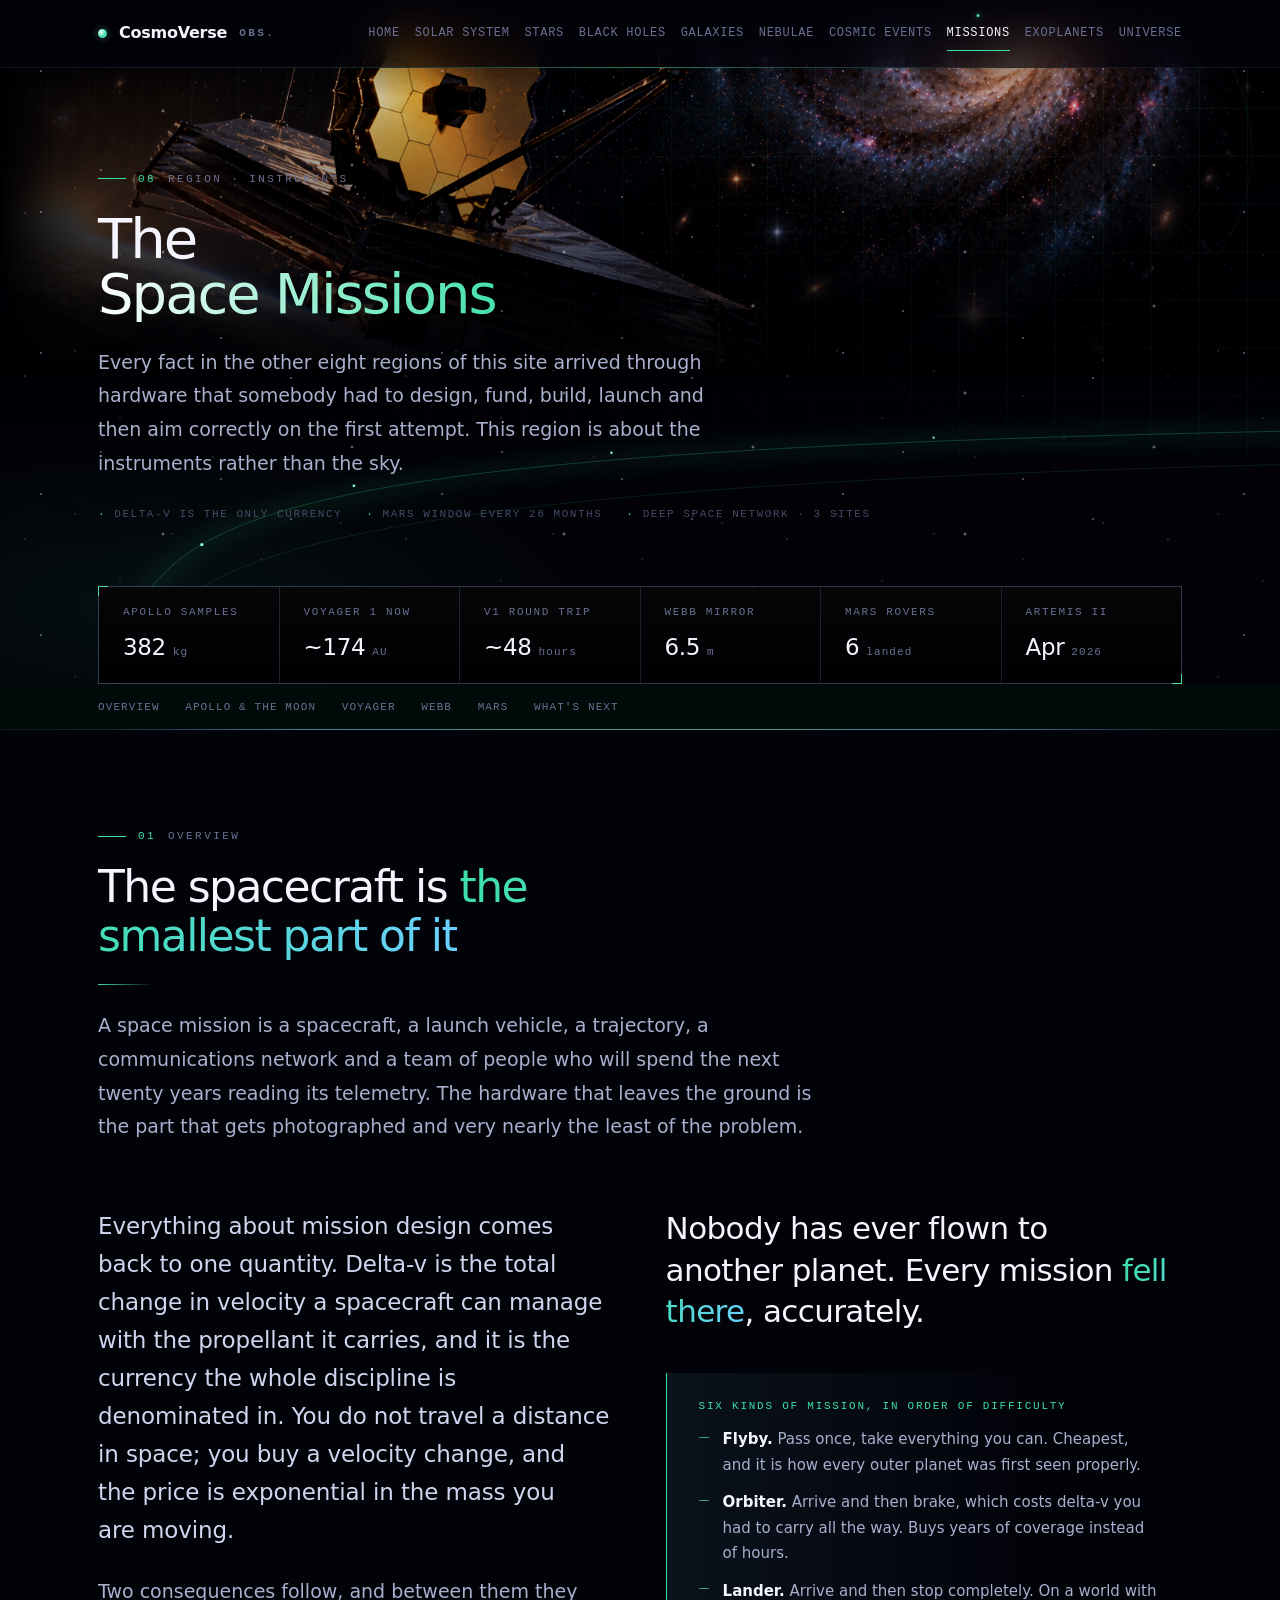
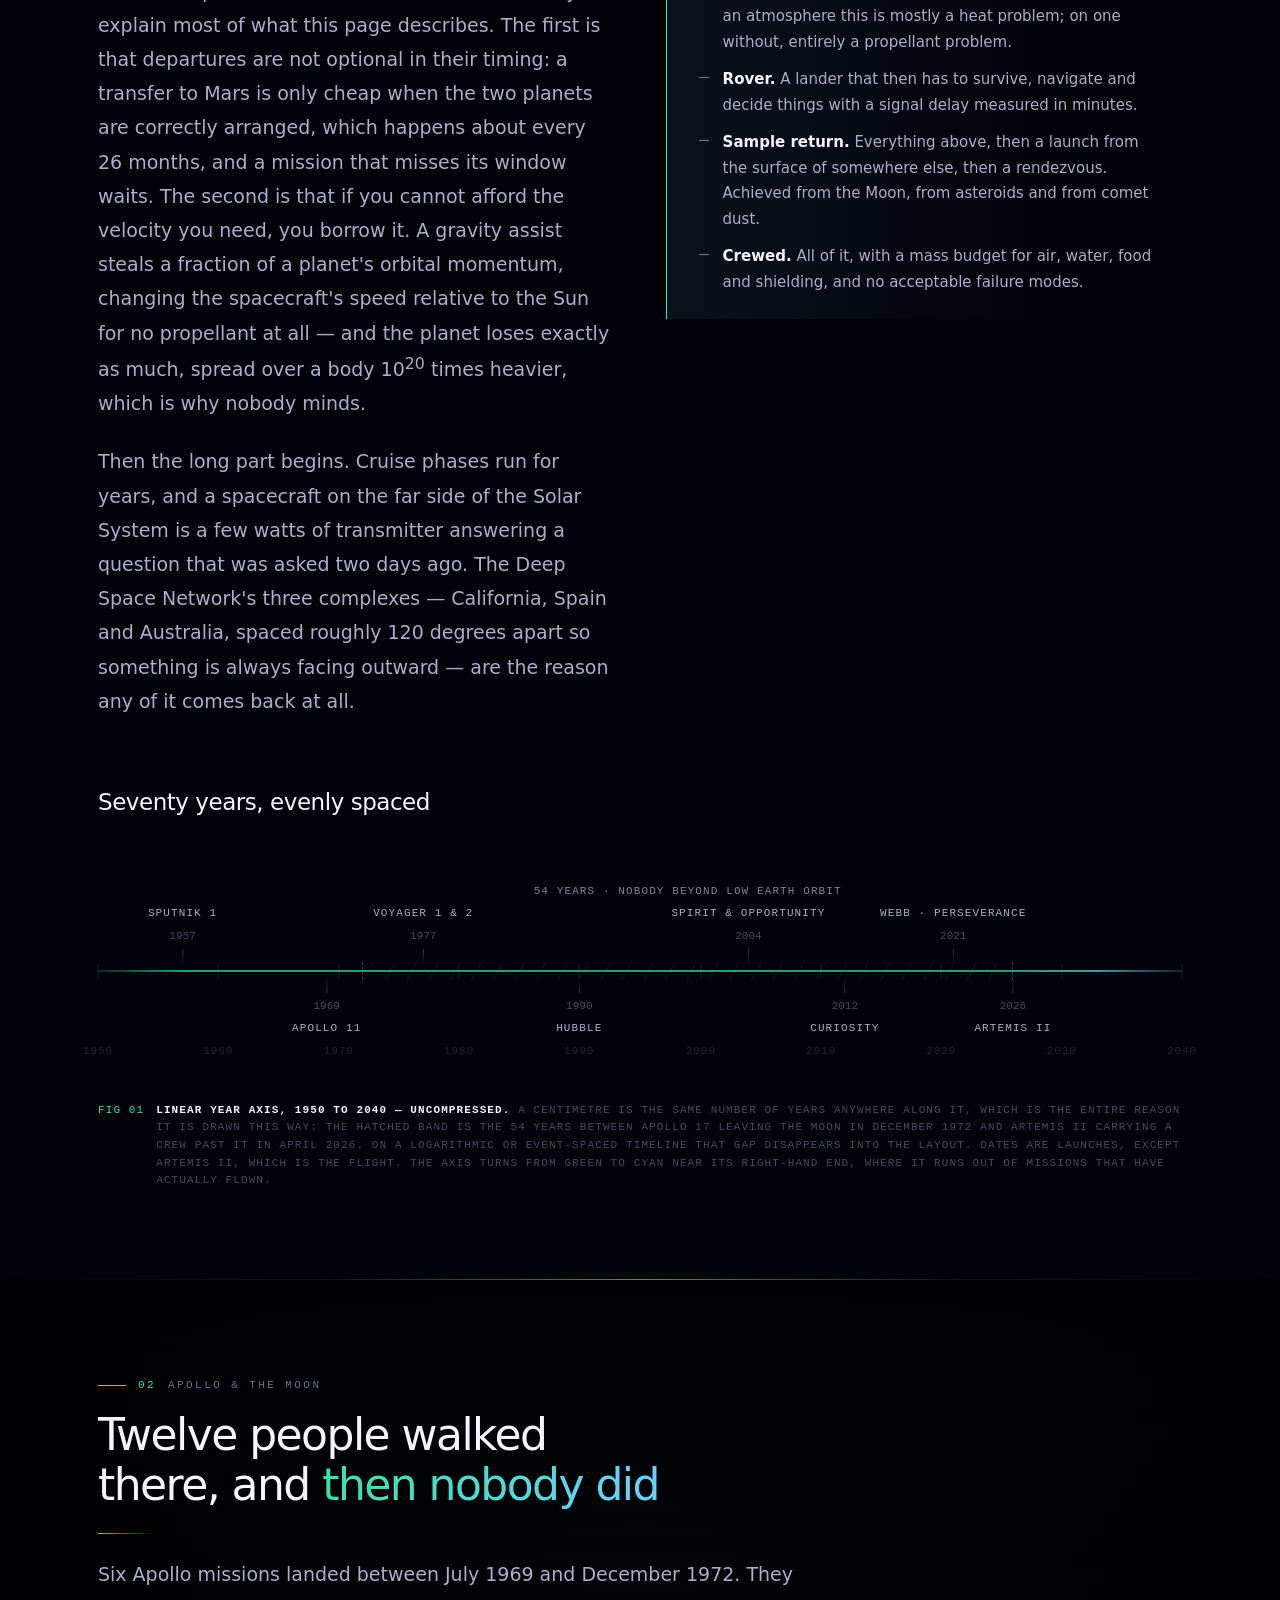
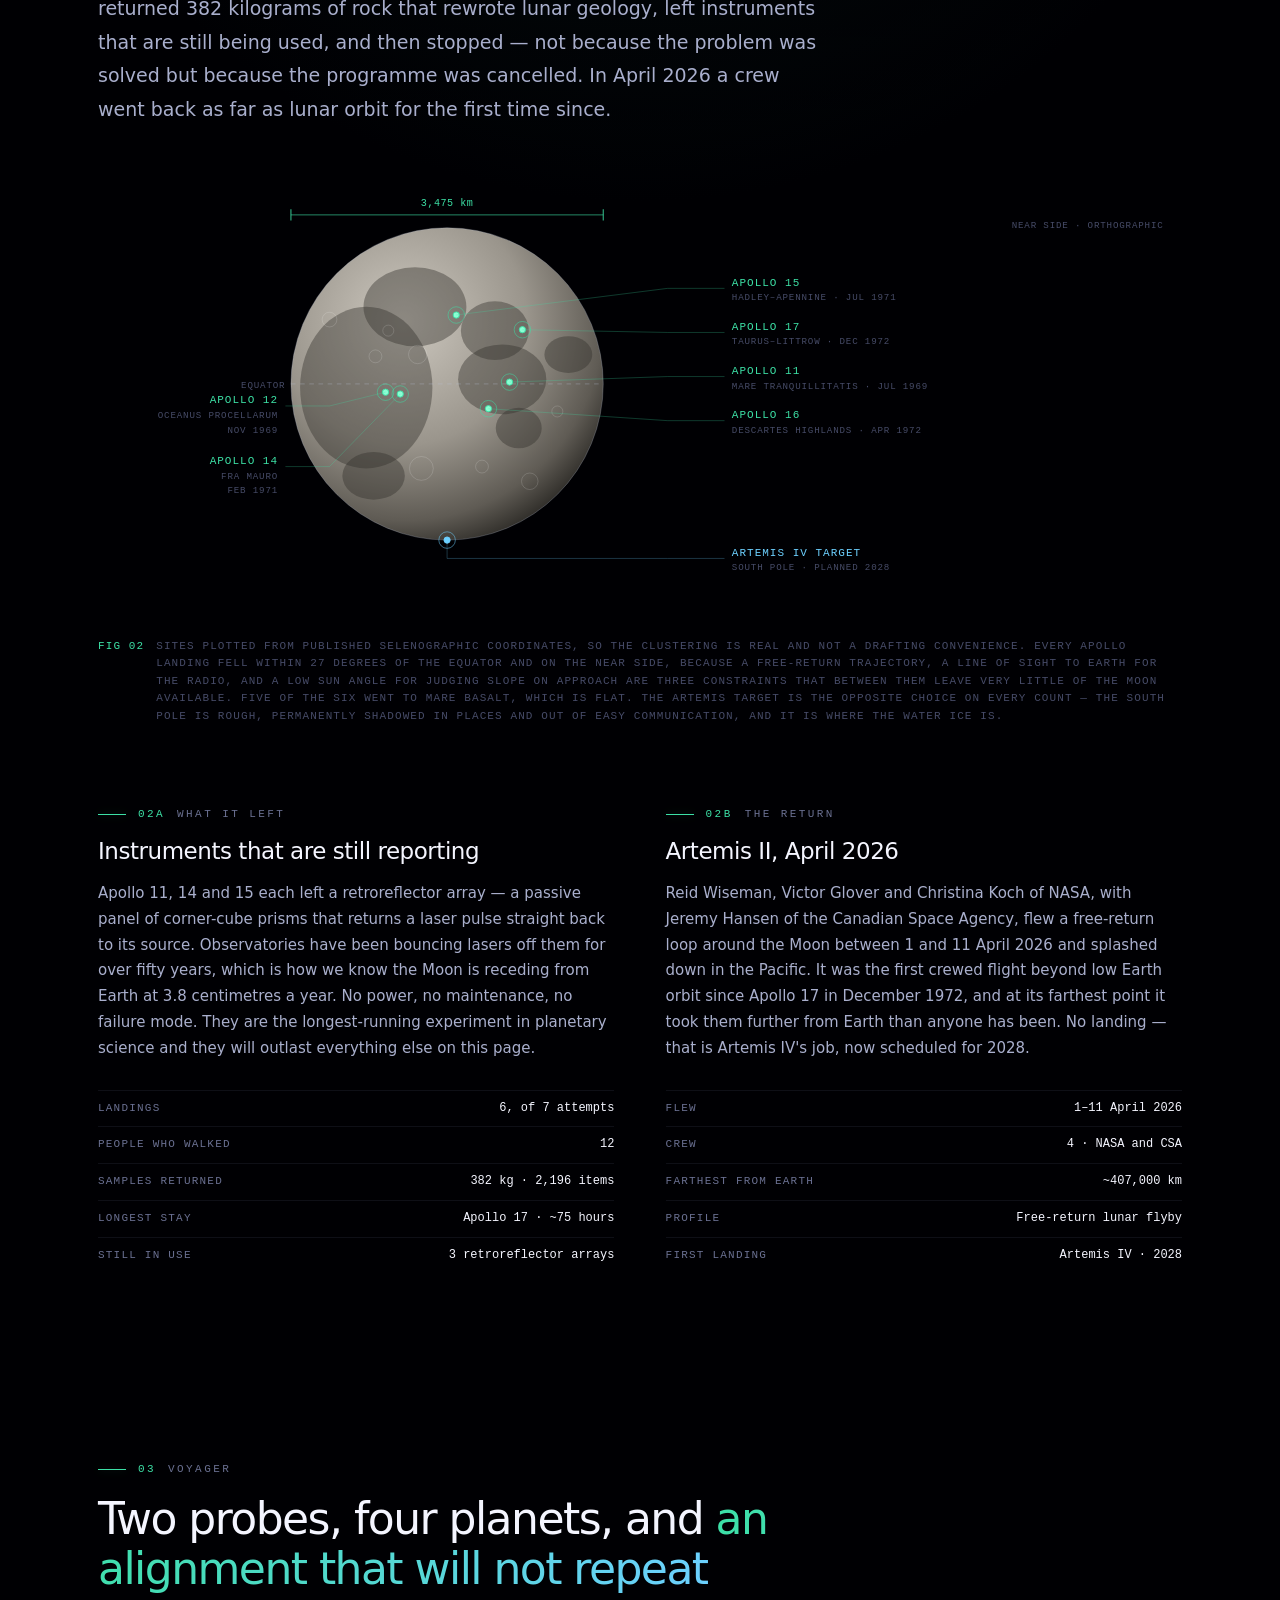
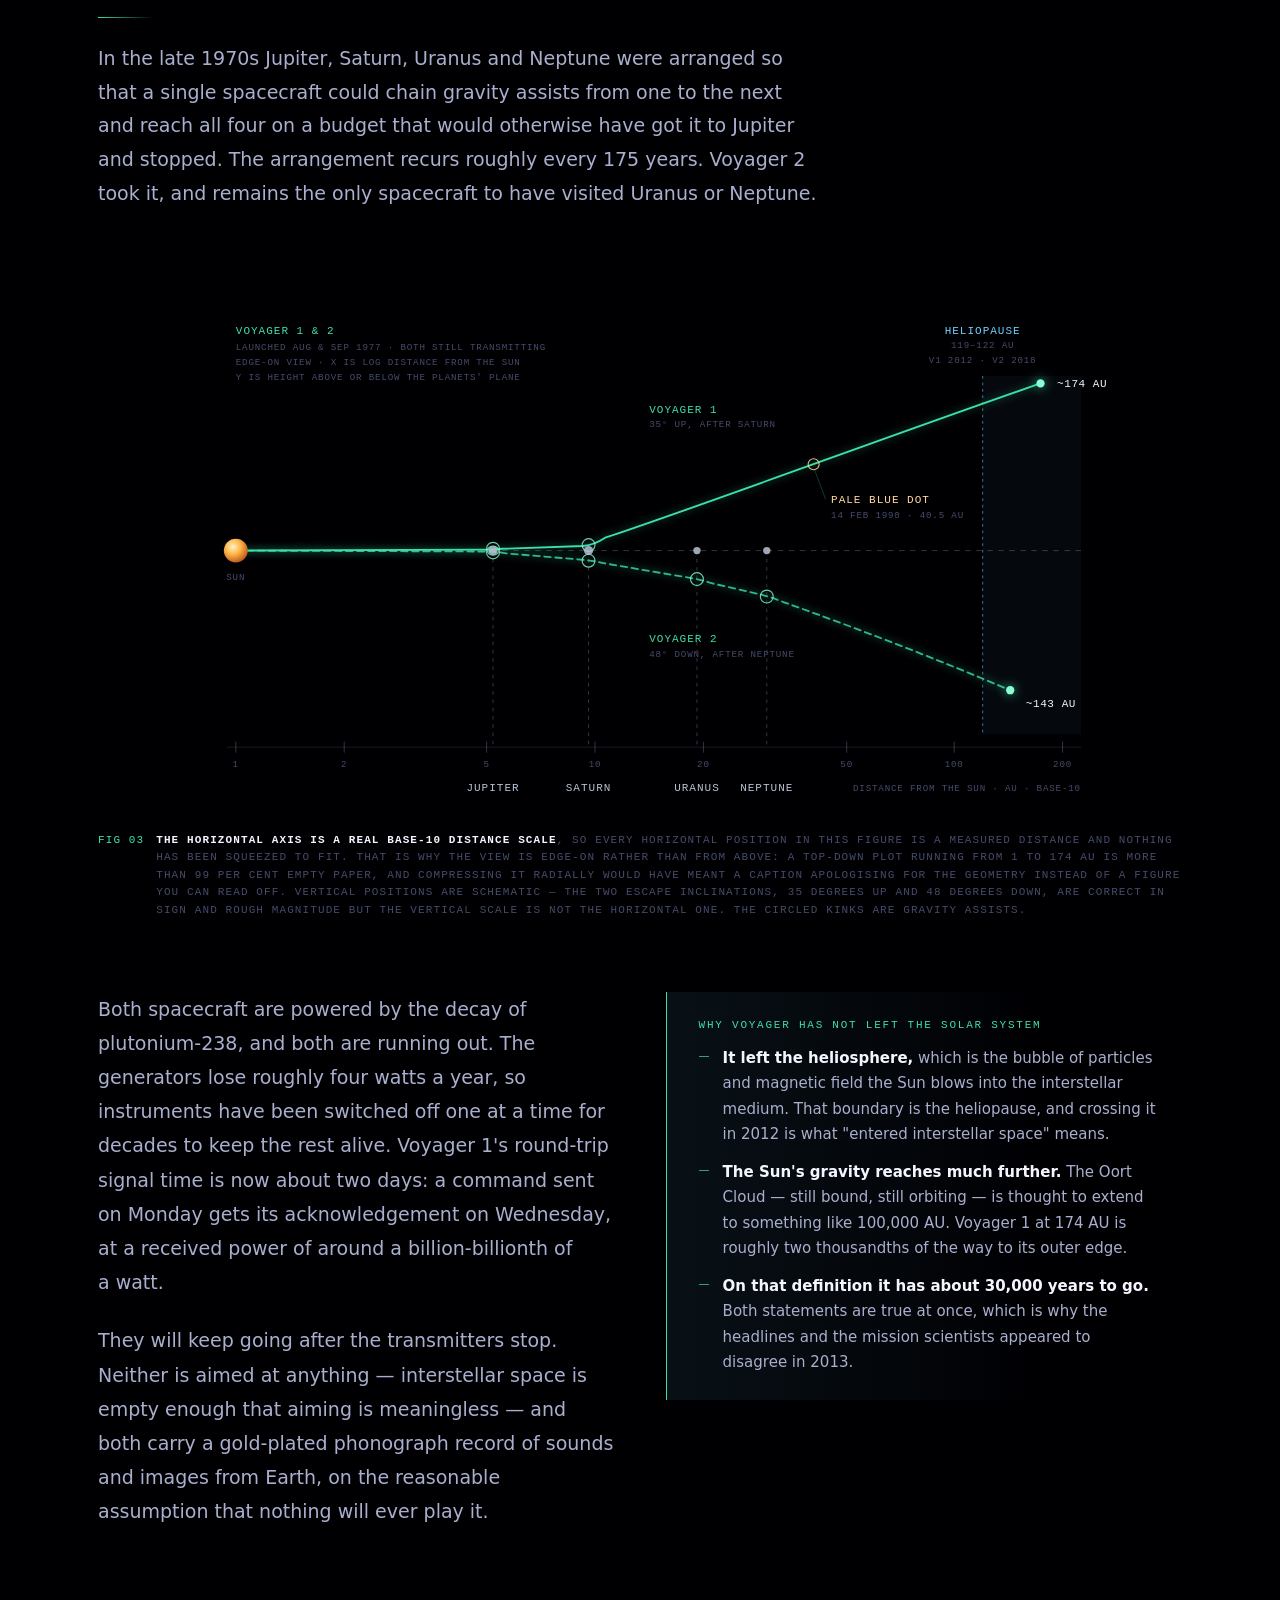
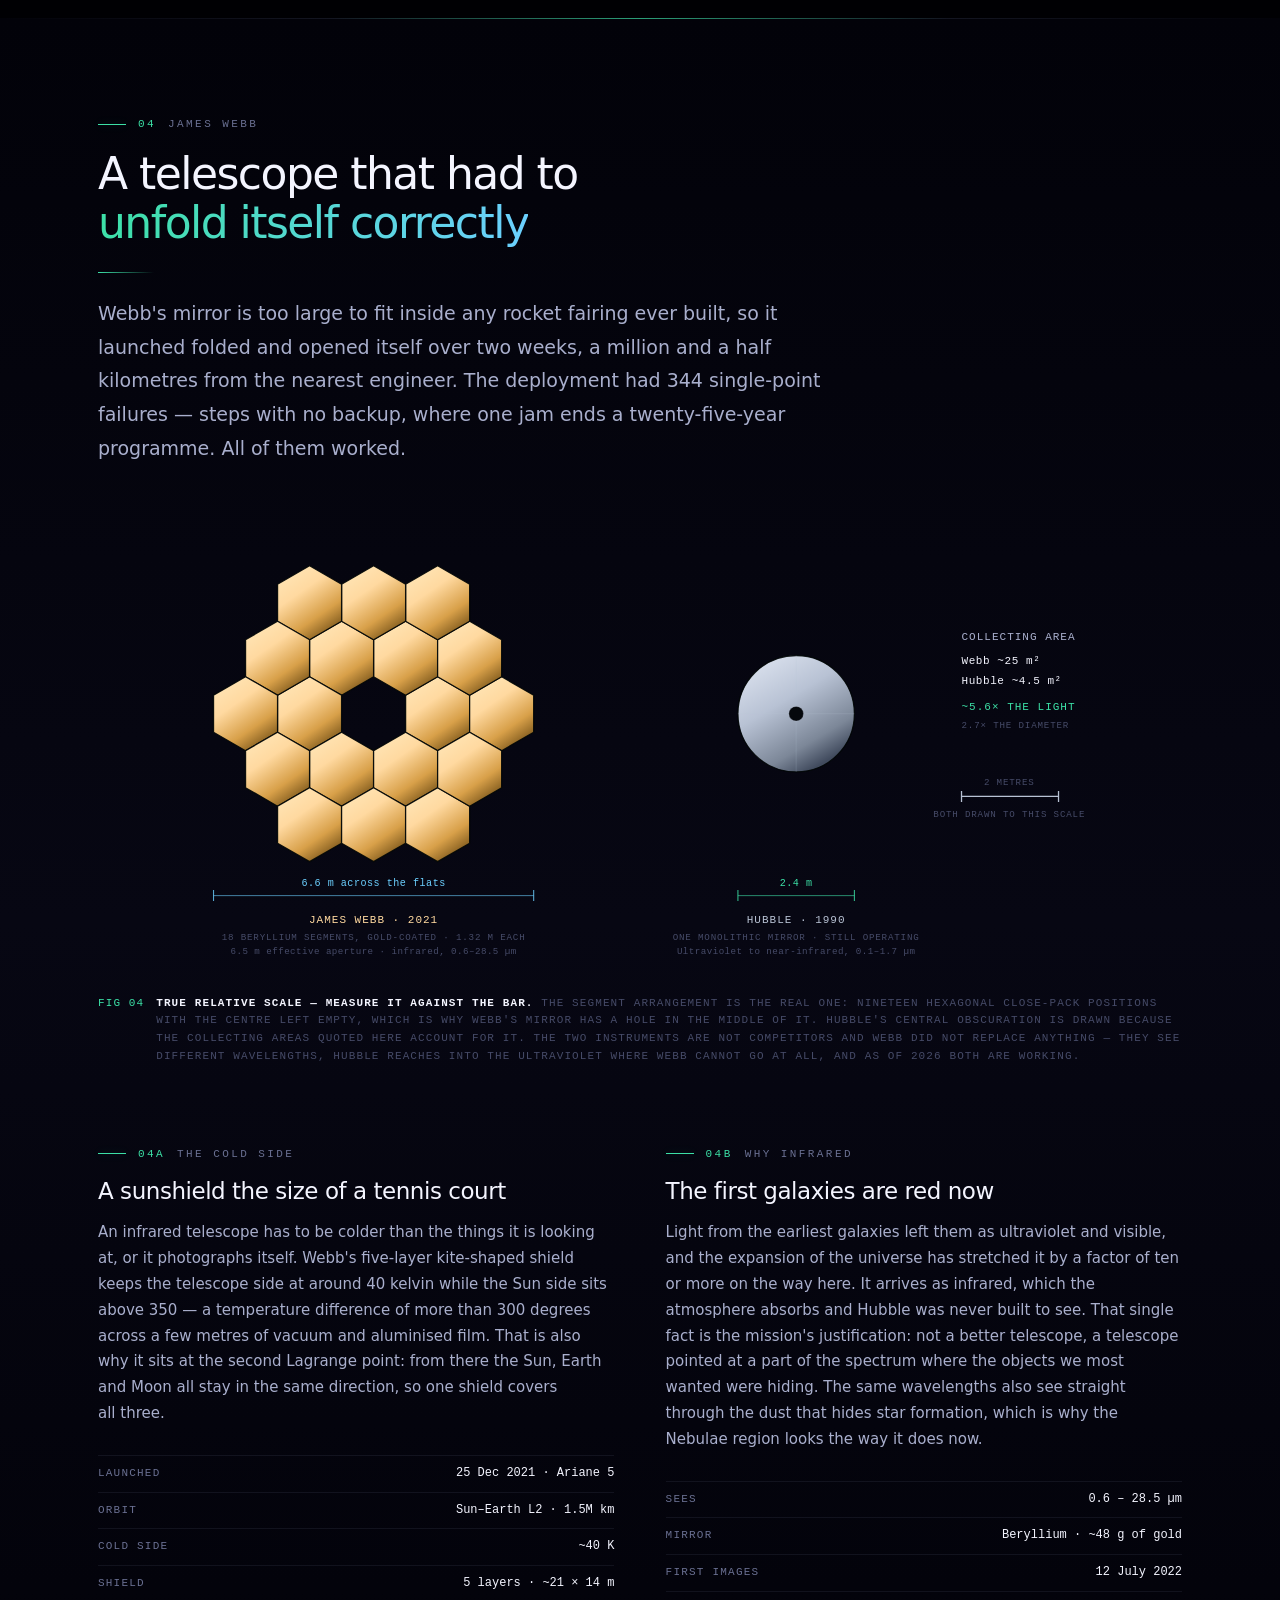
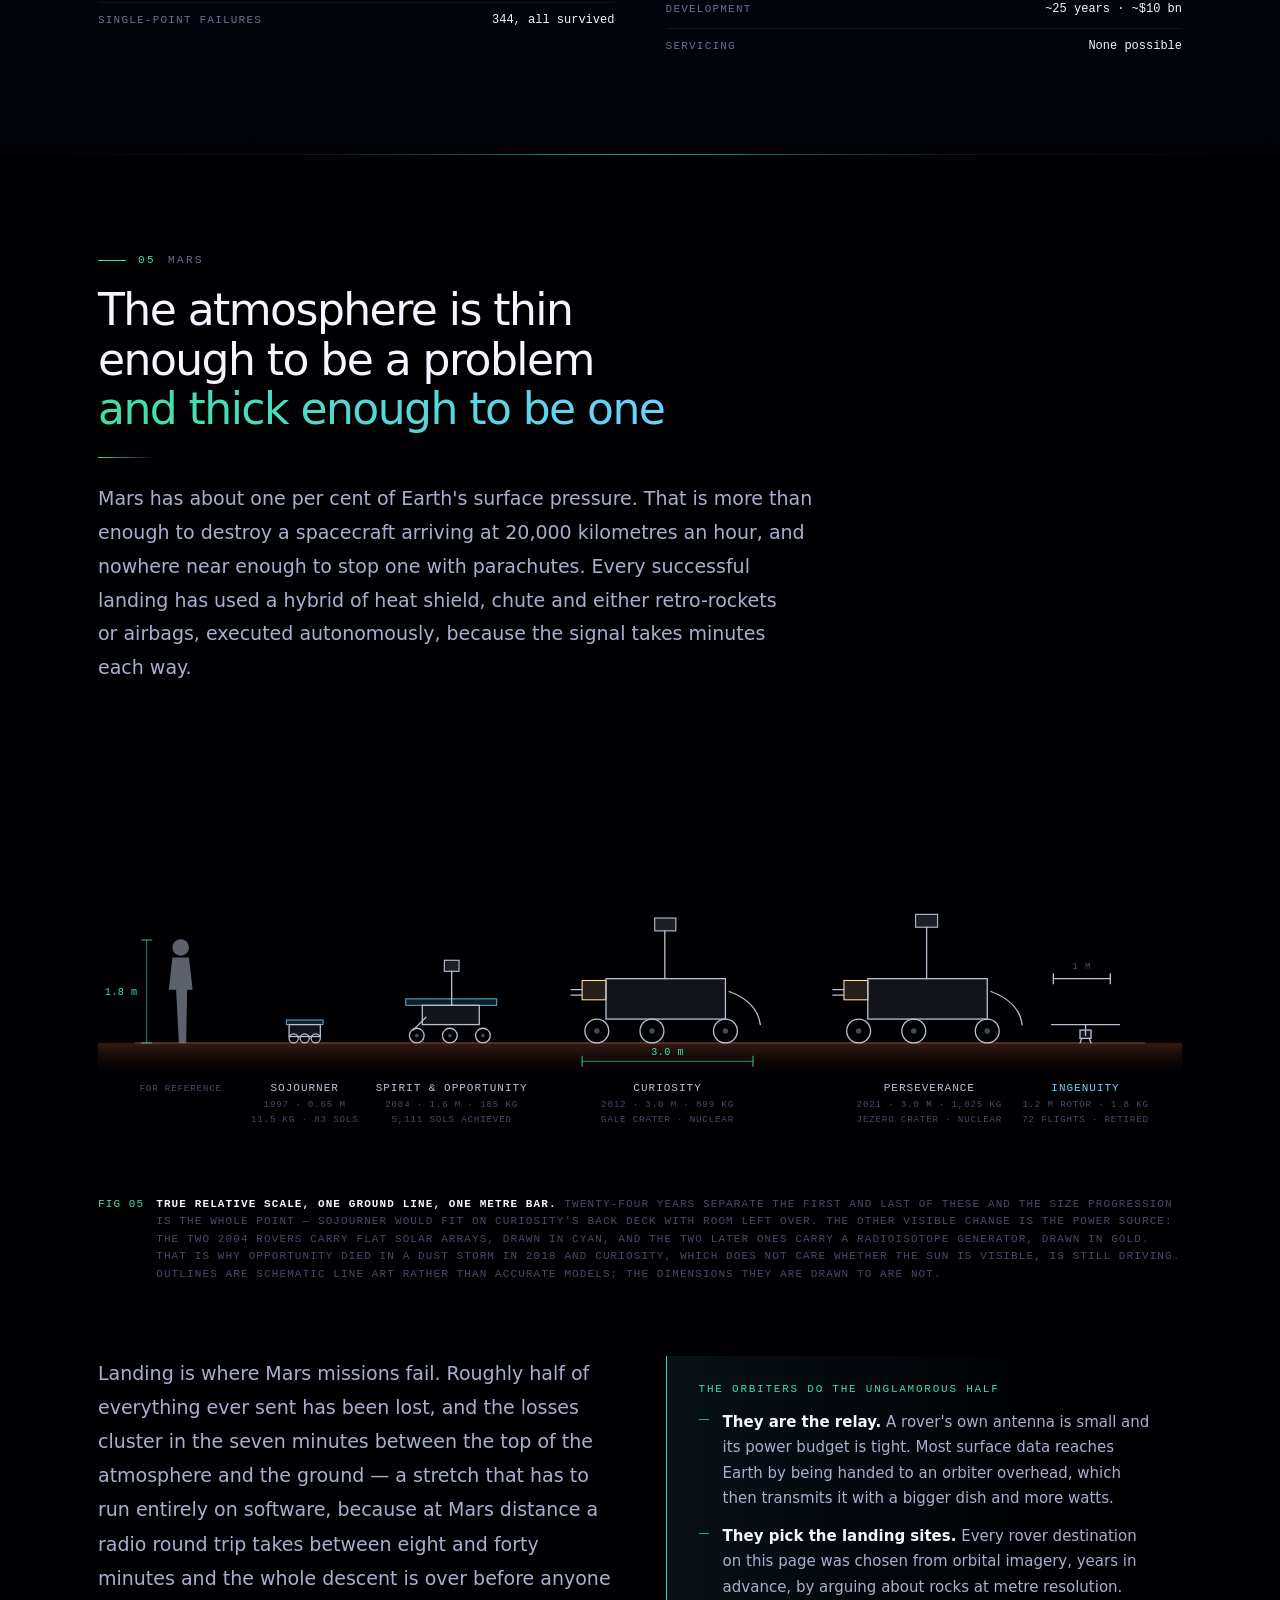
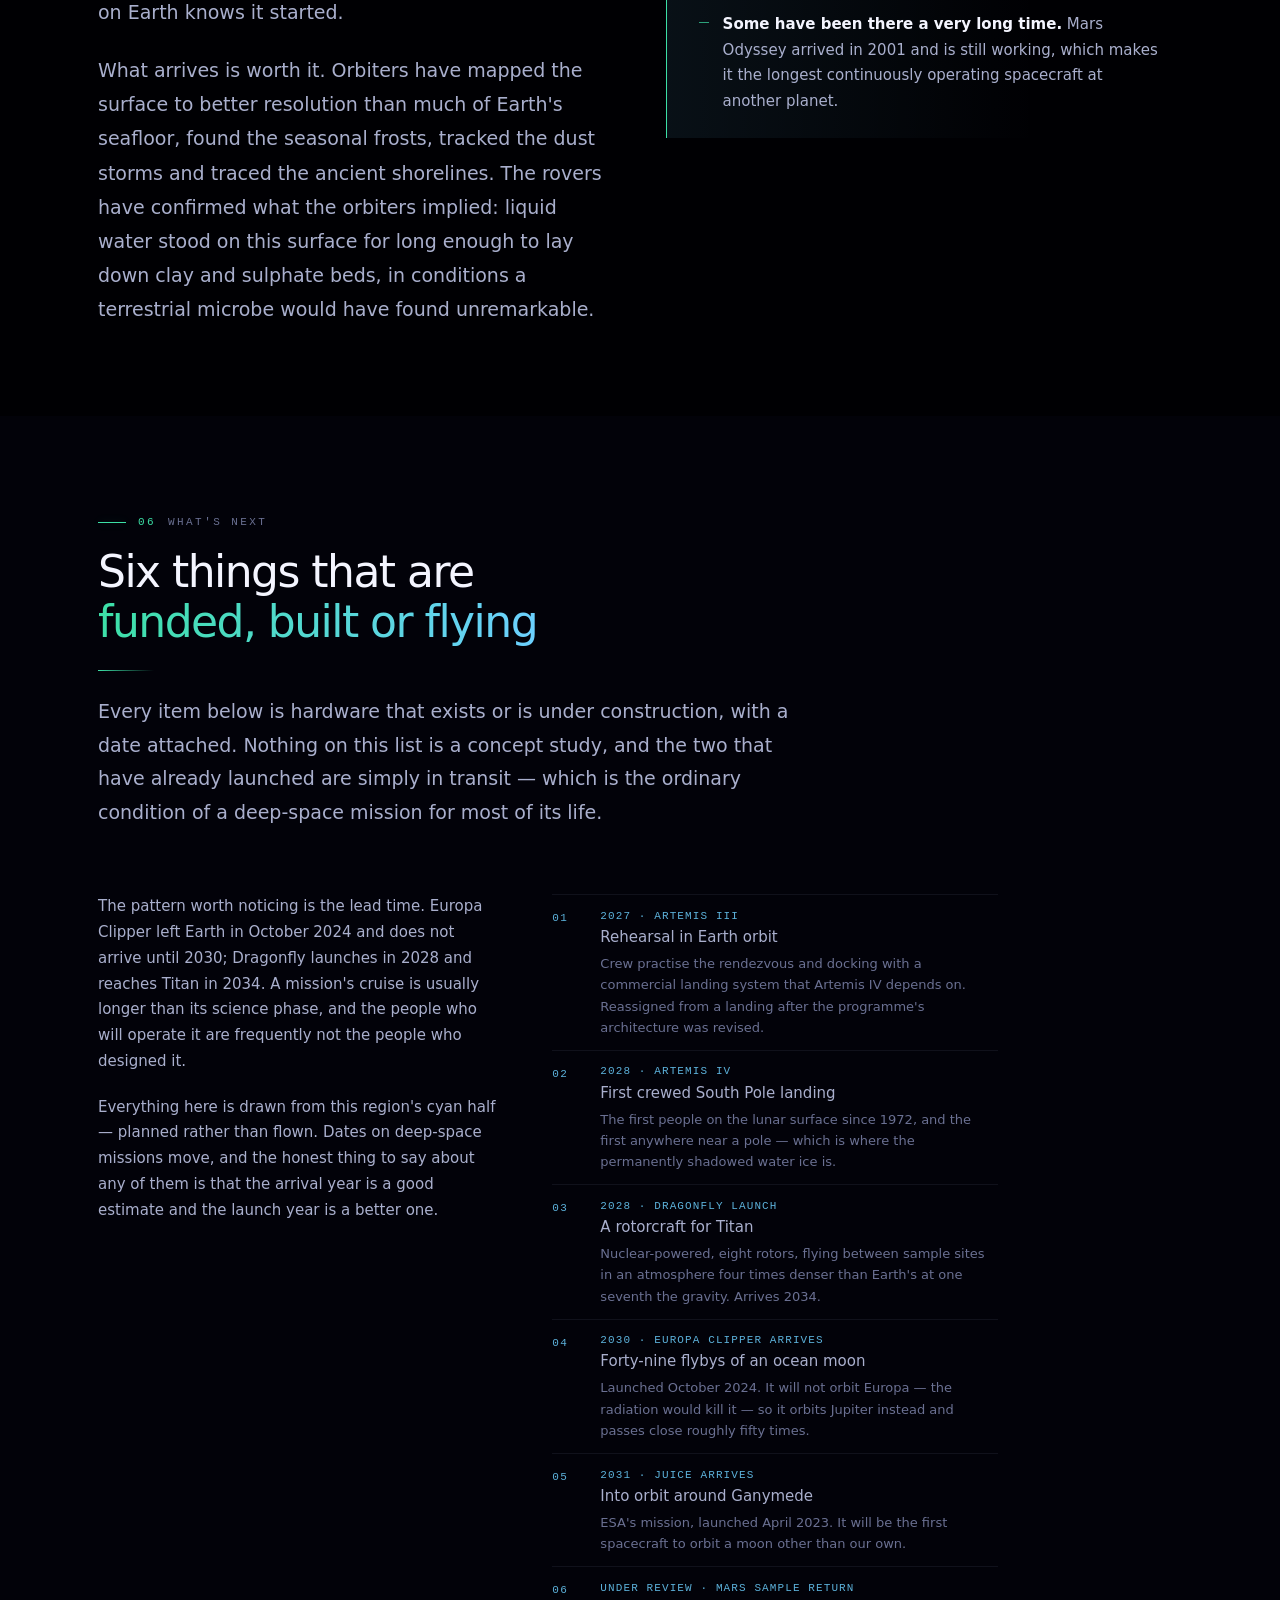
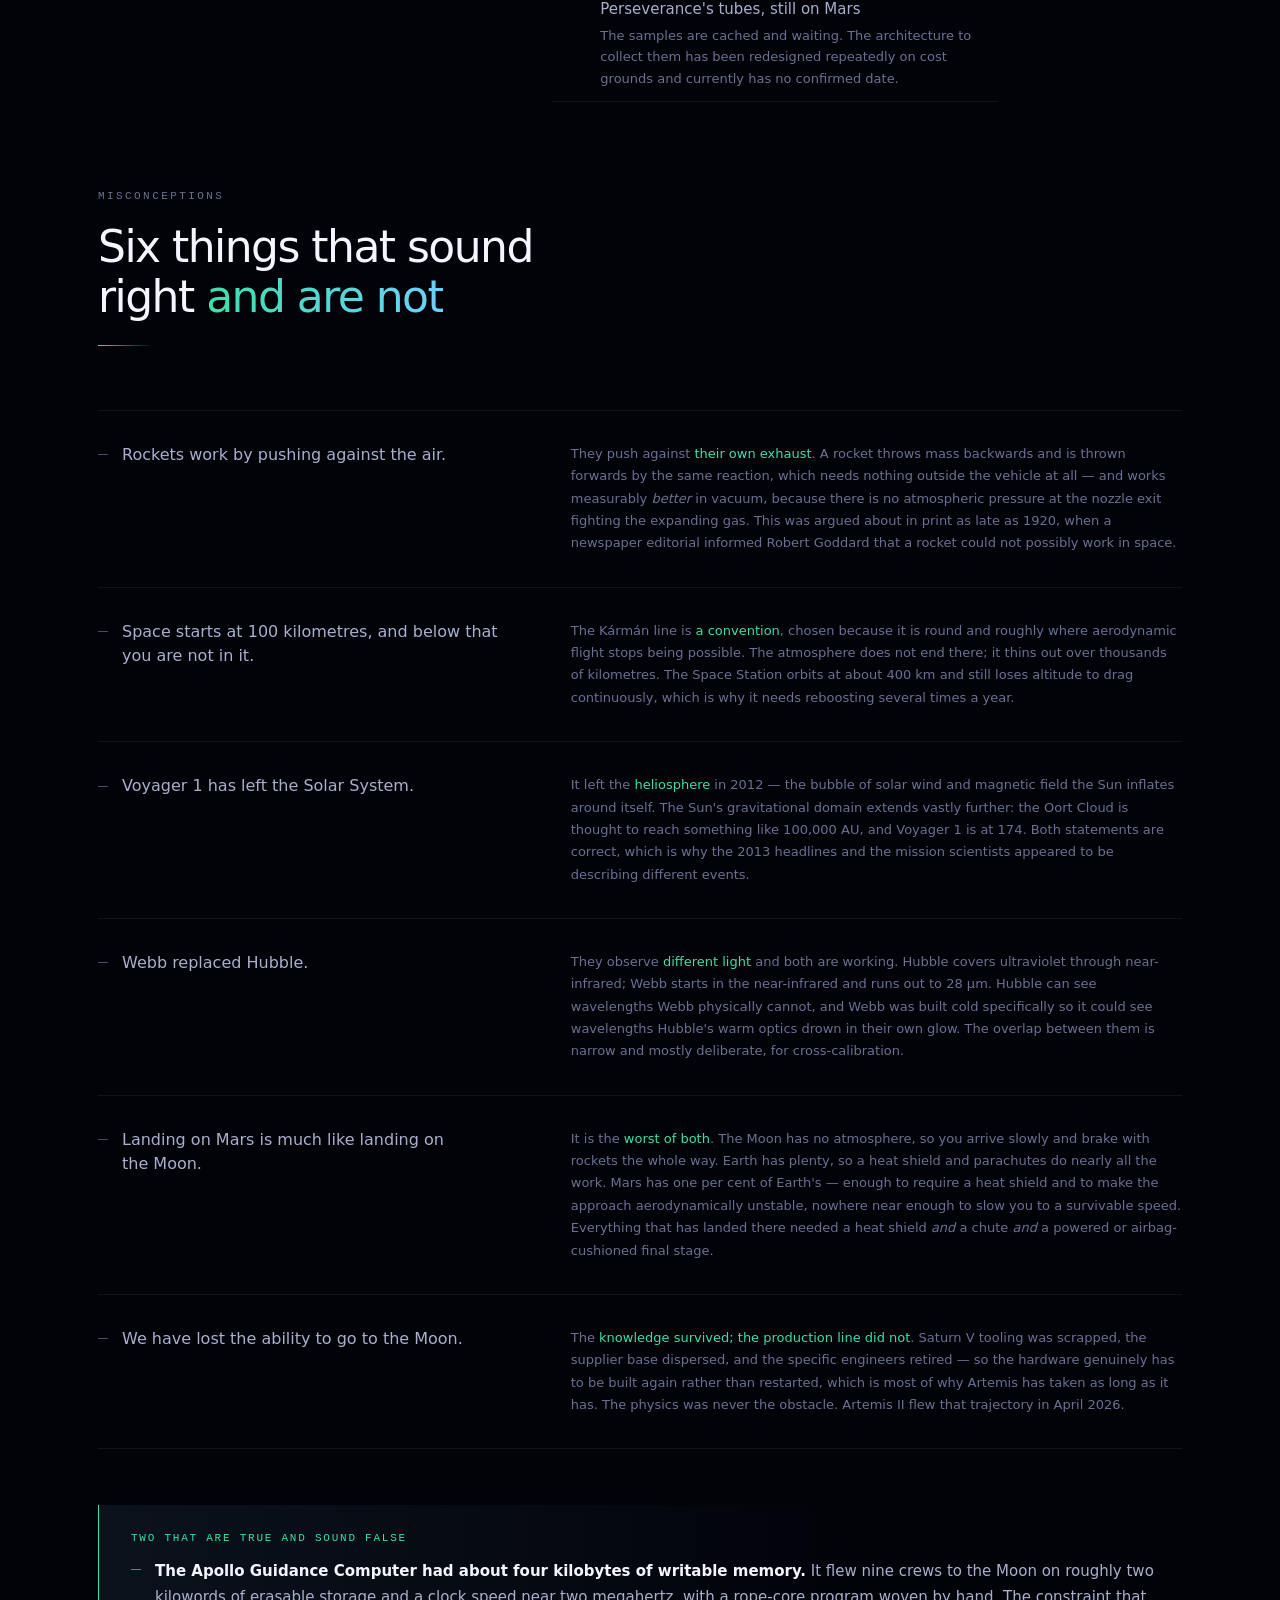
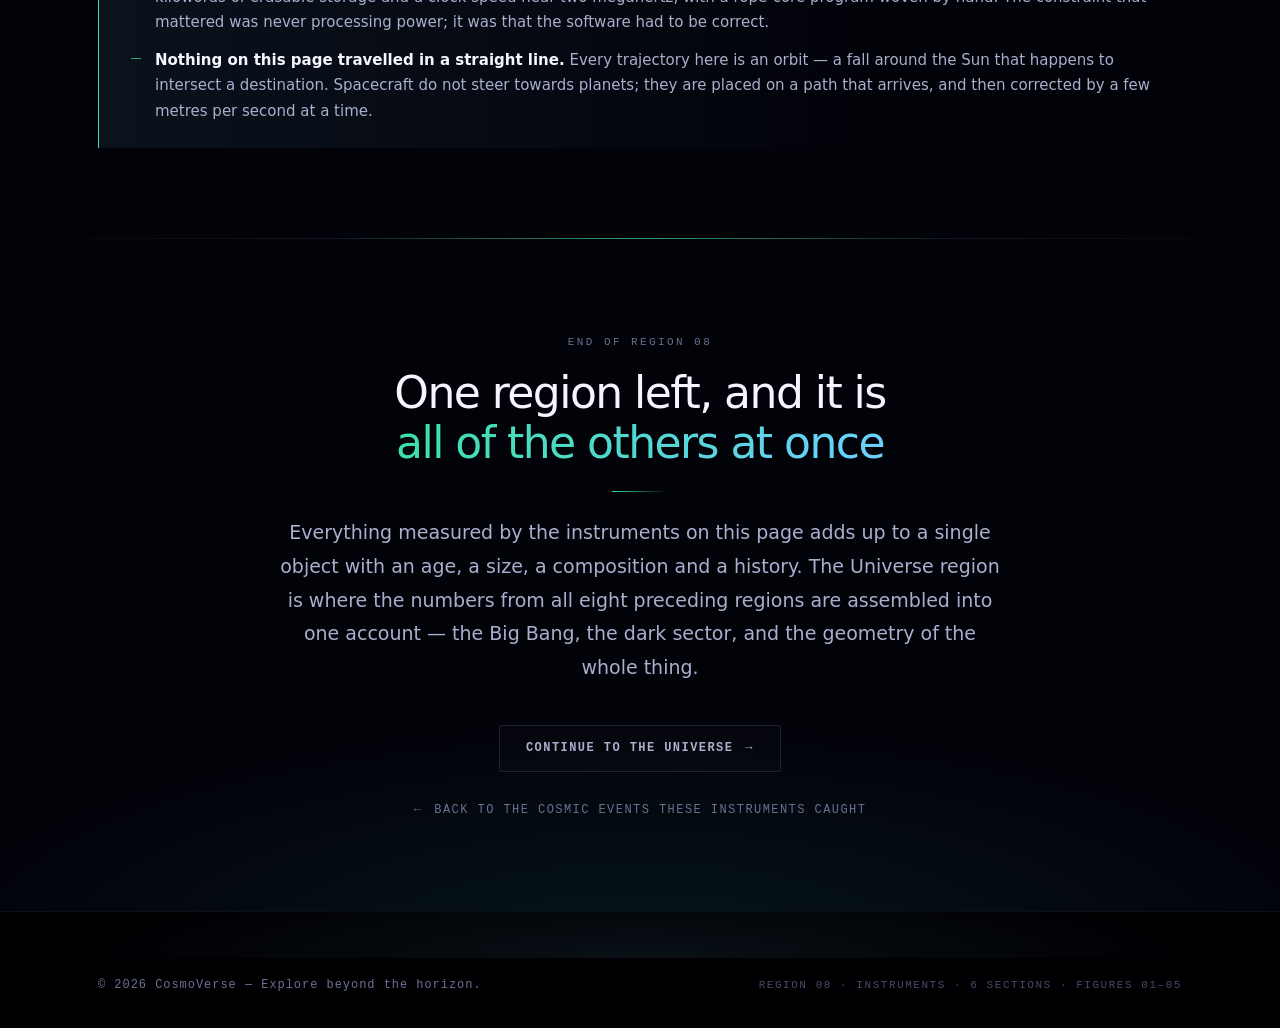
<file: missions/index.html>
<!DOCTYPE html>
<html lang="en">
<head>
    <meta charset="UTF-8">
    <meta name="viewport" content="width=device-width, initial-scale=1.0">
    <meta name="description" content="Space Missions — what a mission actually is, Apollo and the return to the Moon, the Voyager Grand Tour, the James Webb Space Telescope, Mars rovers and orbiters, and what is scheduled next.">
    <meta name="keywords" content="space missions, spacecraft, Apollo 11, Apollo program, Artemis, Artemis II, Voyager 1, Voyager 2, Grand Tour, gravity assist, James Webb Space Telescope, Hubble, Mars rovers, Curiosity, Perseverance, Sojourner, Opportunity, Europa Clipper, Dragonfly, Deep Space Network, astronomy">
    <meta name="author" content="CosmoVerse">
    <meta name="theme-color" content="#000003">
    <title>Space Missions | CosmoVerse</title>
    <link rel="stylesheet" href="../css/style.css">
    <link rel="stylesheet" href="../css/components.css">
    <link rel="stylesheet" href="../css/missions.css">
</head>
<!-- dm-missions sets the domain palette. Its accent pair is already
     telemetry green into blueprint cyan, so like Nebulae and Cosmic
     Events this page does not retune the heading gradient. What
     missions.css adds is a hard semantic split on that pair: green is
     a mission that flew and reported back, cyan is one that has not
     flown yet. Three figures depend on it. -->
<body class="dm-missions">
    <a href="#main" class="skip-link">Skip to content</a>

    <header class="header">
        <div class="header-container">
            <a href="../index.html" class="logo">
                CosmoVerse
                <span class="logo-mark">Obs.</span>
            </a>

            <input type="checkbox" id="mobile-menu-checkbox" class="mobile-menu-checkbox">
            <label for="mobile-menu-checkbox" class="mobile-menu-toggle" aria-label="Toggle navigation menu">
                <span class="hamburger-line"></span>
                <span class="hamburger-line"></span>
                <span class="hamburger-line"></span>
            </label>

            <!-- The label is "Missions" rather than "Space Missions"
                 purely for fit: at nine items the full name pushes the
                 list onto a second row at the 1180px measure, and a
                 two-row primary nav changes the height of the fixed
                 header on every page of the site. -->
            <nav class="nav" aria-label="Main navigation">
                <ul class="nav-list">
                    <li><a href="../index.html" class="nav-link">Home</a></li>
                    <li><a href="../solar-system/index.html" class="nav-link">Solar System</a></li>
                    <li><a href="../stars/index.html" class="nav-link">Stars</a></li>
                    <li><a href="../black-holes/index.html" class="nav-link">Black Holes</a></li>
                    <li><a href="../galaxies/index.html" class="nav-link">Galaxies</a></li>
                    <li><a href="../nebulae/index.html" class="nav-link">Nebulae</a></li>
                    <li><a href="../cosmic-events/index.html" class="nav-link">Cosmic Events</a></li>
                    <li><a href="index.html" class="nav-link active" aria-current="page">Missions</a></li>
                    <li><a href="../exoplanets/index.html" class="nav-link">Exoplanets</a></li>
                    <li><a href="../universe/index.html" class="nav-link">Universe</a></li>
                </ul>
            </nav>
        </div>
    </header>

    <main id="main">

        <!-- ============================================================
             ARRIVAL
             Galaxies opens on a logarithmic arc, Nebulae on filaments,
             Cosmic Events on a shock front. This opens on an ascent
             trajectory drafted over range rings — the only hero
             flourish on the site built from construction lines, because
             this is the only region whose subject was drawn before it
             existed.
             ============================================================ -->
        <section class="page-hero">
            <div class="page-hero__shot" aria-hidden="true">
                <img src="../images/missions.png" alt="" decoding="async">
            </div>
            <!-- Held back so the photograph reads. .field--telemetry is
                 a drafting grid and at full strength it tiles straight
                 lines across the whole frame. -->
            <div class="field field--telemetry" aria-hidden="true" style="--field-opacity:0.3"></div>
            <div class="starfield" style="--stars-opacity:0.7" aria-hidden="true"></div>
            <div class="starfield-streak" aria-hidden="true"></div>

            <div class="ms-hero__plot" aria-hidden="true">
                <svg viewBox="0 0 1700 440" preserveAspectRatio="xMidYMax meet">
                    <!-- Range rings, drafted from the pad at the lower left. -->
                    <circle class="ms-ring" cx="150" cy="430" r="300"/>
                    <circle class="ms-ring" cx="150" cy="430" r="560"/>
                    <circle class="ms-ring" cx="150" cy="430" r="860"/>
                    <circle class="ms-ring" cx="150" cy="430" r="1180"/>

                    <!-- The horizon being left. -->
                    <path class="ms-horizon" d="M -80 424 C 400 410, 1100 410, 1780 424"/>

                    <!-- A real gravity turn: vertical off the pad, then
                         pitching over progressively, so by the time the
                         vehicle is out of the thick atmosphere it is
                         flying almost horizontally. A straight diagonal
                         would be the wrong shape. -->
                    <path class="ms-track ms-track--bloom"
                          d="M 150 432 C 152 330, 176 250, 268 196 C 420 106, 800 62, 1780 44"/>
                    <path class="ms-track"
                          d="M 150 432 C 152 330, 176 250, 268 196 C 420 106, 800 62, 1780 44"/>
                    <path class="ms-track"
                          d="M 150 432 C 154 356, 190 288, 300 236 C 470 156, 880 108, 1780 88"
                          style="opacity:0.12"/>

                    <g class="ms-event">
                        <circle cx="268" cy="196" r="2.2"/>
                        <circle cx="470" cy="118" r="1.8"/>
                        <circle cx="812" cy="74" r="1.6"/>
                        <circle cx="1240" cy="54" r="1.4"/>
                    </g>
                </svg>
            </div>

            <div class="container">
                <p class="eyebrow"><span class="eyebrow__id">08</span> Region &middot; Instruments</p>
                <h1 class="page-hero__title">The<em>Space Missions</em></h1>
                <p class="page-hero__lede">Every fact in the other eight regions of this site arrived through hardware that somebody had to design, fund, build, launch and then aim correctly on the first attempt. This region is about the instruments rather than the sky.</p>
                <p class="page-hero__coords">
                    <span>Delta-v is the only currency</span>
                    <span>Mars window every 26 months</span>
                    <span>Deep Space Network &middot; 3 sites</span>
                </p>
            </div>

            <div class="page-hero__dock">
                <div class="container">
                    <!-- Labels are kept short enough to stay on one line. A
                         two-line label in one cell drops that cell's figure
                         below the other five and the readout stops reading
                         as a single instrument. -->
                    <dl class="readout readout--flush">
                        <div class="readout__cell">
                            <dt>Apollo samples</dt>
                            <dd>382 <small>kg</small></dd>
                        </div>
                        <div class="readout__cell">
                            <dt>Voyager 1 now</dt>
                            <dd>~174 <small>AU</small></dd>
                        </div>
                        <div class="readout__cell">
                            <dt>V1 round trip</dt>
                            <dd>~48 <small>hours</small></dd>
                        </div>
                        <div class="readout__cell">
                            <dt>Webb mirror</dt>
                            <dd>6.5 <small>m</small></dd>
                        </div>
                        <div class="readout__cell">
                            <dt>Mars rovers</dt>
                            <dd>6 <small>landed</small></dd>
                        </div>
                        <div class="readout__cell">
                            <dt>Artemis II</dt>
                            <dd>Apr <small>2026</small></dd>
                        </div>
                    </dl>
                </div>
            </div>
        </section>


        <!-- ============================================================
             LOCAL INDEX
             ============================================================ -->
        <nav class="subnav" aria-label="Sections in this region">
            <div class="subnav__list">
                <a href="#overview">Overview</a>
                <a href="#apollo">Apollo &amp; the Moon</a>
                <a href="#voyager">Voyager</a>
                <a href="#webb">Webb</a>
                <a href="#mars">Mars</a>
                <a href="#future">What's Next</a>
            </div>
        </nav>


        <!-- ============================================================
             01 · OVERVIEW
             ============================================================ -->
        <section class="shell shell--abyss" id="overview">
            <div class="container">
                <header class="head">
                    <p class="eyebrow"><span class="eyebrow__id">01</span> Overview</p>
                    <h2 class="head__title">The spacecraft is <em>the smallest part of it</em></h2>
                    <div class="head__rule"></div>
                    <p class="head__lede">A space mission is a spacecraft, a launch vehicle, a trajectory, a communications network and a team of people who will spend the next twenty years reading its telemetry. The hardware that leaves the ground is the part that gets photographed and very nearly the least of the problem.</p>
                </header>

                <div class="split">
                    <div class="prose prose--lede">
                        <p>Everything about mission design comes back to one quantity. Delta-v is the total change in velocity a spacecraft can manage with the propellant it carries, and it is the currency the whole discipline is denominated in. You do not travel a distance in space; you buy a velocity change, and the price is exponential in the mass you are moving.</p>
                        <p>Two consequences follow, and between them they explain most of what this page describes. The first is that departures are not optional in their timing: a transfer to Mars is only cheap when the two planets are correctly arranged, which happens about every 26 months, and a mission that misses its window waits. The second is that if you cannot afford the velocity you need, you borrow it. A gravity assist steals a fraction of a planet's orbital momentum, changing the spacecraft's speed relative to the Sun for no propellant at all &mdash; and the planet loses exactly as much, spread over a body 10<sup>20</sup> times heavier, which is why nobody minds.</p>
                        <p>Then the long part begins. Cruise phases run for years, and a spacecraft on the far side of the Solar System is a few watts of transmitter answering a question that was asked two days ago. The Deep Space Network's three complexes &mdash; California, Spain and Australia, spaced roughly 120 degrees apart so something is always facing outward &mdash; are the reason any of it comes back at all.</p>
                    </div>

                    <div>
                        <p class="pull">Nobody has ever flown to another planet. Every mission <em>fell there</em>, accurately.</p>

                        <div class="note" style="margin-top:2.5rem">
                            <span class="note__title">Six kinds of mission, in order of difficulty</span>
                            <ul class="note__list">
                                <li><strong>Flyby.</strong> Pass once, take everything you can. Cheapest, and it is how every outer planet was first seen properly.</li>
                                <li><strong>Orbiter.</strong> Arrive and then brake, which costs delta-v you had to carry all the way. Buys years of coverage instead of hours.</li>
                                <li><strong>Lander.</strong> Arrive and then stop completely. On a world with an atmosphere this is mostly a heat problem; on one without, entirely a propellant problem.</li>
                                <li><strong>Rover.</strong> A lander that then has to survive, navigate and decide things with a signal delay measured in minutes.</li>
                                <li><strong>Sample return.</strong> Everything above, then a launch from the surface of somewhere else, then a rendezvous. Achieved from the Moon, from asteroids and from comet dust.</li>
                                <li><strong>Crewed.</strong> All of it, with a mass budget for air, water, food and shielding, and no acceptable failure modes.</li>
                            </ul>
                        </div>
                    </div>
                </div>

                <!-- Fig 01 · The ordering principle for the page. Linear,
                     deliberately: the most informative thing on this axis
                     is an absence, and an absence is only visible on an
                     even scale. -->
                <h3 class="sub-title" style="margin-top:4.5rem">Seventy years, evenly spaced</h3>

                <figure class="fig" style="margin-top:1rem">
                    <div class="rail rail--years" role="img"
                         aria-label="A linear timeline from 1950 to 2040 marking Sputnik 1 in 1957, Apollo 11 in 1969, Voyager 1 and 2 in 1977, Hubble in 1990, Spirit and Opportunity in 2004, Curiosity in 2012, Webb and Perseverance in 2021, and Artemis II in 2026. A hatched band spans the 54 years between Apollo 17 in 1972 and Artemis II in 2026, during which no crew left low Earth orbit.">

                        <span class="rail__decade" style="--pos:0%"><span>1950</span></span>
                        <span class="rail__decade" style="--pos:11.1%"><span>1960</span></span>
                        <span class="rail__decade" style="--pos:22.2%"><span>1970</span></span>
                        <span class="rail__decade" style="--pos:33.3%"><span>1980</span></span>
                        <span class="rail__decade" style="--pos:44.4%"><span>1990</span></span>
                        <span class="rail__decade" style="--pos:55.6%"><span>2000</span></span>
                        <span class="rail__decade" style="--pos:66.7%"><span>2010</span></span>
                        <span class="rail__decade" style="--pos:77.8%"><span>2020</span></span>
                        <span class="rail__decade" style="--pos:88.9%"><span>2030</span></span>
                        <span class="rail__decade" style="--pos:100%"><span>2040</span></span>

                        <!-- 1972 to 2026, as a fraction of 1950-2040. -->
                        <span class="rail__gap" style="--from:24.4%; --span:60%">
                            <b>54 years &middot; nobody beyond low Earth orbit</b>
                        </span>

                        <span class="rail__mark rail__mark--up" style="--pos:7.8%">
                            <em class="rail__name">Sputnik 1</em><b class="rail__value">1957</b><i class="rail__tick"></i>
                        </span>
                        <span class="rail__mark rail__mark--down" style="--pos:21.1%">
                            <em class="rail__name">Apollo 11</em><b class="rail__value">1969</b><i class="rail__tick"></i>
                        </span>
                        <span class="rail__mark rail__mark--up" style="--pos:30%">
                            <em class="rail__name">Voyager 1 &amp; 2</em><b class="rail__value">1977</b><i class="rail__tick"></i>
                        </span>
                        <span class="rail__mark rail__mark--down" style="--pos:44.4%">
                            <em class="rail__name">Hubble</em><b class="rail__value">1990</b><i class="rail__tick"></i>
                        </span>
                        <span class="rail__mark rail__mark--up" style="--pos:60%">
                            <em class="rail__name">Spirit &amp; Opportunity</em><b class="rail__value">2004</b><i class="rail__tick"></i>
                        </span>
                        <span class="rail__mark rail__mark--down" style="--pos:68.9%">
                            <em class="rail__name">Curiosity</em><b class="rail__value">2012</b><i class="rail__tick"></i>
                        </span>
                        <span class="rail__mark rail__mark--up" style="--pos:78.9%">
                            <em class="rail__name">Webb &middot; Perseverance</em><b class="rail__value">2021</b><i class="rail__tick"></i>
                        </span>
                        <span class="rail__mark rail__mark--down" style="--pos:84.4%">
                            <em class="rail__name">Artemis II</em><b class="rail__value">2026</b><i class="rail__tick"></i>
                        </span>
                    </div>

                    <figcaption class="caption">
                        <span class="caption__id">Fig 01</span>
                        <span class="caption__body"><strong>Linear year axis, 1950 to 2040 &mdash; uncompressed.</strong> A centimetre is the same number of years anywhere along it, which is the entire reason it is drawn this way: the hatched band is the 54 years between Apollo 17 leaving the Moon in December 1972 and Artemis II carrying a crew past it in April 2026. On a logarithmic or event-spaced timeline that gap disappears into the layout. Dates are launches, except Artemis II, which is the flight. The axis turns from green to cyan near its right-hand end, where it runs out of missions that have actually flown.</span>
                    </figcaption>
                </figure>
            </div>
        </section>


        <!-- ============================================================
             02 · APOLLO AND THE MOON
             shell--lit: illuminated from above by the thing it describes.
             ============================================================ -->
        <section class="shell shell--lit shell--seam" id="apollo">
            <div class="container">
                <header class="head">
                    <p class="eyebrow"><span class="eyebrow__id">02</span> Apollo &amp; the Moon</p>
                    <h2 class="head__title">Twelve people walked there, and <em>then nobody did</em></h2>
                    <div class="head__rule"></div>
                    <p class="head__lede">Six Apollo missions landed between July 1969 and December 1972. They returned 382 kilograms of rock that rewrote lunar geology, left instruments that are still being used, and then stopped &mdash; not because the problem was solved but because the programme was cancelled. In April 2026 a crew went back as far as lunar orbit for the first time since.</p>
                </header>

                <figure class="fig">
                    <div class="fig__frame">
                        <svg class="fig__svg" viewBox="0 0 1180 460" role="img"
                             aria-label="An orthographic map of the lunar near side showing the six Apollo landing sites at their real selenographic coordinates. Apollo 15 at Hadley-Apennine and Apollo 17 at Taurus-Littrow lie north of the equator; Apollo 11 in Mare Tranquillitatis sits almost exactly on it; Apollo 12 in Oceanus Procellarum, Apollo 14 at Fra Mauro and Apollo 16 at Descartes lie just south. All six fall within 27 degrees of the equator. The Artemis IV target at the lunar South Pole is marked separately at the bottom limb.">

                            <defs>
                                <radialGradient id="msMoon" cx="36%" cy="30%" r="76%">
                                    <stop offset="0%"   stop-color="#cdc8bf"/>
                                    <stop offset="52%"  stop-color="#9a958c"/>
                                    <stop offset="84%"  stop-color="#5f5b54"/>
                                    <stop offset="100%" stop-color="#2b2925"/>
                                </radialGradient>

                                <clipPath id="msMoonClip">
                                    <circle cx="380" cy="210" r="170"/>
                                </clipPath>
                            </defs>

                            <!-- Diameter, stated. This region measures things. -->
                            <path class="dim dim--flown" d="M 210 26 L 550 26"/>
                            <path class="dim__cap dim__cap--flown" d="M 210 20 L 210 32 M 550 20 L 550 32"/>
                            <text class="dim__text dim__text--flown" x="380" y="16" text-anchor="middle">3,475 km</text>

                            <circle class="moon__disc" cx="380" cy="210" r="170"/>

                            <g clip-path="url(#msMoonClip)">
                                <!-- Maria: the dark basalt plains, which is
                                     where five of the six landings went,
                                     because flat is what a lander needs. -->
                                <ellipse class="moon__mare" cx="292" cy="214" rx="72" ry="88"/>
                                <ellipse class="moon__mare" cx="440" cy="205" rx="48" ry="38"/>
                                <ellipse class="moon__mare" cx="345" cy="126" rx="56" ry="43"/>
                                <ellipse class="moon__mare" cx="432" cy="152" rx="37" ry="32"/>
                                <ellipse class="moon__mare" cx="458" cy="258" rx="25" ry="22"/>
                                <ellipse class="moon__mare" cx="512" cy="178" rx="26" ry="20"/>
                                <ellipse class="moon__mare" cx="300" cy="310" rx="34" ry="26"/>

                                <g class="moon__crater">
                                    <circle cx="348" cy="178" r="10"/>
                                    <circle cx="352" cy="302" r="13"/>
                                    <circle cx="302" cy="180" r="7"/>
                                    <circle cx="316" cy="152" r="6"/>
                                    <circle cx="470" cy="316" r="9"/>
                                    <circle cx="418" cy="300" r="7"/>
                                    <circle cx="252" cy="140" r="8"/>
                                    <circle cx="500" cy="240" r="6"/>
                                </g>
                            </g>

                            <circle class="moon__limb" cx="380" cy="210" r="170"/>
                            <path class="moon__equator" d="M 210 210 L 550 210"/>
                            <text class="svg-unit" x="204" y="214" text-anchor="end">Equator</text>

                            <!-- ---- The six sites. Real coordinates,
                                 orthographically projected. Green: flown. -->
                            <g>
                                <circle class="moon__halo" cx="390" cy="135" r="9"/>
                                <circle class="moon__site" cx="390" cy="135" r="3.4"/>
                                <circle class="moon__halo" cx="462" cy="151" r="9"/>
                                <circle class="moon__site" cx="462" cy="151" r="3.4"/>
                                <circle class="moon__halo" cx="448" cy="208" r="9"/>
                                <circle class="moon__site" cx="448" cy="208" r="3.4"/>
                                <circle class="moon__halo" cx="313" cy="219" r="9"/>
                                <circle class="moon__site" cx="313" cy="219" r="3.4"/>
                                <circle class="moon__halo" cx="329" cy="221" r="9"/>
                                <circle class="moon__site" cx="329" cy="221" r="3.4"/>
                                <circle class="moon__halo" cx="425" cy="237" r="9"/>
                                <circle class="moon__site" cx="425" cy="237" r="3.4"/>

                                <!-- Cyan: not flown. Rule 2, and it is why
                                     this marker needs no explanation. -->
                                <circle class="moon__halo moon__halo--planned" cx="380" cy="380" r="9"/>
                                <circle class="moon__site moon__site--planned" cx="380" cy="380" r="3.4"/>
                            </g>

                            <!-- ---- Left rail: the two western sites. ----
                                 The rail has to end at x=204, clear of the
                                 disc's left limb at x=210. An earlier version
                                 ended at 250 and the site names ran under the
                                 Moon. That leaves only ~200 units of width,
                                 so these two labels carry their date on a
                                 third line instead of inline. -->
                            <g>
                                <path class="svg-leader svg-leader--flown" d="M 313 219 L 252 234 L 204 234"/>
                                <text class="svg-label svg-label--flown" x="196" y="231" text-anchor="end">Apollo 12</text>
                                <text class="svg-unit" x="196" y="247" text-anchor="end">Oceanus Procellarum</text>
                                <text class="svg-unit" x="196" y="263" text-anchor="end">Nov 1969</text>

                                <path class="svg-leader svg-leader--flown" d="M 329 221 L 252 300 L 204 300"/>
                                <text class="svg-label svg-label--flown" x="196" y="297" text-anchor="end">Apollo 14</text>
                                <text class="svg-unit" x="196" y="313" text-anchor="end">Fra Mauro</text>
                                <text class="svg-unit" x="196" y="329" text-anchor="end">Feb 1971</text>
                            </g>

                            <!-- ---- Right rail: the four eastern sites. -- -->
                            <g>
                                <path class="svg-leader svg-leader--flown" d="M 390 135 L 620 106 L 682 106"/>
                                <text class="svg-label svg-label--flown" x="690" y="103">Apollo 15</text>
                                <text class="svg-unit" x="690" y="119">Hadley&ndash;Apennine &middot; Jul 1971</text>

                                <path class="svg-leader svg-leader--flown" d="M 462 151 L 620 154 L 682 154"/>
                                <text class="svg-label svg-label--flown" x="690" y="151">Apollo 17</text>
                                <text class="svg-unit" x="690" y="167">Taurus&ndash;Littrow &middot; Dec 1972</text>

                                <path class="svg-leader svg-leader--flown" d="M 448 208 L 620 202 L 682 202"/>
                                <text class="svg-label svg-label--flown" x="690" y="199">Apollo 11</text>
                                <text class="svg-unit" x="690" y="215">Mare Tranquillitatis &middot; Jul 1969</text>

                                <path class="svg-leader svg-leader--flown" d="M 425 237 L 620 250 L 682 250"/>
                                <text class="svg-label svg-label--flown" x="690" y="247">Apollo 16</text>
                                <text class="svg-unit" x="690" y="263">Descartes highlands &middot; Apr 1972</text>

                                <path class="svg-leader svg-leader--planned" d="M 380 382 L 380 400 L 620 400 L 682 400"/>
                                <text class="svg-label svg-label--planned" x="690" y="397">Artemis IV target</text>
                                <text class="svg-unit" x="690" y="413">South Pole &middot; planned 2028</text>
                            </g>

                            <text class="svg-unit" x="1160" y="40" text-anchor="end">Near side &middot; orthographic</text>
                        </svg>
                    </div>

                    <figcaption class="caption">
                        <span class="caption__id">Fig 02</span>
                        <span class="caption__body">Sites plotted from published selenographic coordinates, so the clustering is real and not a drafting convenience. Every Apollo landing fell within 27 degrees of the equator and on the near side, because a free-return trajectory, a line of sight to Earth for the radio, and a low Sun angle for judging slope on approach are three constraints that between them leave very little of the Moon available. Five of the six went to mare basalt, which is flat. The Artemis target is the opposite choice on every count &mdash; the South Pole is rough, permanently shadowed in places and out of easy communication, and it is where the water ice is.</span>
                    </figcaption>
                </figure>

                <div class="split" style="margin-top:4.5rem">
                    <div>
                        <p class="eyebrow"><span class="eyebrow__id">02a</span> What it left</p>
                        <h3 class="sub-title" style="margin-top:1rem">Instruments that are still reporting</h3>
                        <p class="copy" style="margin-top:1rem">Apollo 11, 14 and 15 each left a retroreflector array &mdash; a passive panel of corner-cube prisms that returns a laser pulse straight back to its source. Observatories have been bouncing lasers off them for over fifty years, which is how we know the Moon is receding from Earth at 3.8 centimetres a year. No power, no maintenance, no failure mode. They are the longest-running experiment in planetary science and they will outlast everything else on this page.</p>
                        <dl class="spec" style="margin-top:1.75rem">
                            <div class="spec__row"><dt>Landings</dt><dd>6, of 7 attempts</dd></div>
                            <div class="spec__row"><dt>People who walked</dt><dd>12</dd></div>
                            <div class="spec__row"><dt>Samples returned</dt><dd>382 kg &middot; 2,196 items</dd></div>
                            <div class="spec__row"><dt>Longest stay</dt><dd>Apollo 17 &middot; ~75 hours</dd></div>
                            <div class="spec__row"><dt>Still in use</dt><dd>3 retroreflector arrays</dd></div>
                        </dl>
                    </div>

                    <div>
                        <p class="eyebrow"><span class="eyebrow__id">02b</span> The return</p>
                        <h3 class="sub-title" style="margin-top:1rem">Artemis II, April 2026</h3>
                        <p class="copy" style="margin-top:1rem">Reid Wiseman, Victor Glover and Christina Koch of NASA, with Jeremy Hansen of the Canadian Space Agency, flew a free-return loop around the Moon between 1 and 11 April 2026 and splashed down in the Pacific. It was the first crewed flight beyond low Earth orbit since Apollo 17 in December 1972, and at its farthest point it took them further from Earth than anyone has been. No landing &mdash; that is Artemis IV's job, now scheduled for 2028.</p>
                        <dl class="spec" style="margin-top:1.75rem">
                            <div class="spec__row"><dt>Flew</dt><dd>1&ndash;11 April 2026</dd></div>
                            <div class="spec__row"><dt>Crew</dt><dd>4 &middot; NASA and CSA</dd></div>
                            <div class="spec__row"><dt>Farthest from Earth</dt><dd>~407,000 km</dd></div>
                            <div class="spec__row"><dt>Profile</dt><dd>Free-return lunar flyby</dd></div>
                            <div class="spec__row"><dt>First landing</dt><dd>Artemis IV &middot; 2028</dd></div>
                        </dl>
                    </div>
                </div>
            </div>
        </section>


        <!-- ============================================================
             03 · VOYAGER
             ============================================================ -->
        <section class="shell shell--void" id="voyager">
            <div class="container">
                <header class="head">
                    <p class="eyebrow"><span class="eyebrow__id">03</span> Voyager</p>
                    <h2 class="head__title">Two probes, four planets, and <em>an alignment that will not repeat</em></h2>
                    <div class="head__rule"></div>
                    <p class="head__lede">In the late 1970s Jupiter, Saturn, Uranus and Neptune were arranged so that a single spacecraft could chain gravity assists from one to the next and reach all four on a budget that would otherwise have got it to Jupiter and stopped. The arrangement recurs roughly every 175 years. Voyager 2 took it, and remains the only spacecraft to have visited Uranus or Neptune.</p>
                </header>

                <figure class="fig">
                    <div class="fig__frame">
                        <svg class="fig__svg" viewBox="0 0 1180 580" role="img"
                             aria-label="An edge-on diagram of the Voyager trajectories. The horizontal axis is distance from the Sun on a base-ten scale from 1 to 200 astronomical units; the vertical axis is height above or below the plane of the planets. Voyager 1 flies flat past Jupiter and Saturn and then climbs steeply out of the plane, reaching about 174 astronomical units. Voyager 2 passes Jupiter, Saturn, Uranus and Neptune, dipping progressively below the plane, and reaches about 143 astronomical units. Both crossed the heliopause between 119 and 122 astronomical units. Voyager 1's Pale Blue Dot photograph is marked at 40.5 astronomical units.">

                            <defs>
                                <radialGradient id="msSun" cx="38%" cy="34%" r="70%">
                                    <stop offset="0%"   stop-color="#fff0c8"/>
                                    <stop offset="46%"  stop-color="#ffb648"/>
                                    <stop offset="100%" stop-color="#b8541a"/>
                                </radialGradient>
                            </defs>

                            <!-- Title block, upper left, where an engineering
                                 drawing would put one. It also states the
                                 figure's method, which this figure needs. -->
                            <g>
                                <text class="svg-label svg-label--flown" x="150" y="64">Voyager 1 &amp; 2</text>
                                <text class="svg-unit" x="150" y="82">Launched Aug &amp; Sep 1977 &middot; both still transmitting</text>
                                <text class="svg-unit" x="150" y="98">Edge-on view &middot; x is log distance from the Sun</text>
                                <text class="svg-unit" x="150" y="114">y is height above or below the planets' plane</text>
                            </g>

                            <!-- Beyond the heliopause. The label sits above
                                 Voyager 1's path rather than beside it: at
                                 x=963 the path is at y=140, so anything in
                                 the 150-190 band gets a green line drawn
                                 through it. -->
                            <rect class="vg__heliosheath" x="963" y="110" width="107" height="390"/>
                            <path class="vg__heliopause" d="M 963 110 L 963 500"/>
                            <text class="svg-label svg-label--planned" x="963" y="64" text-anchor="middle">Heliopause</text>
                            <text class="svg-unit" x="963" y="80" text-anchor="middle">119&ndash;122 AU</text>
                            <text class="svg-unit" x="963" y="96" text-anchor="middle">V1 2012 &middot; V2 2018</text>

                            <!-- The plane of the planets. -->
                            <path class="vg__plane" d="M 140 300 L 1070 300"/>

                            <!-- Planet ticks running down to the axis, so the
                                 plane and the distance scale read as one
                                 coordinate system. -->
                            <g class="vg__planet-tick svg-dash">
                                <path d="M 430 300 L 430 514"/>
                                <path d="M 534 300 L 534 514"/>
                                <path d="M 652 300 L 652 514"/>
                                <path d="M 728 300 L 728 514"/>
                            </g>

                            <!-- ---- Voyager 2: four encounters ---------- -->
                            <path class="vg__path vg__path--two vg__path--bloom"
                                  d="M 150 300 L 424 301 Q 434 301 444 303 L 528 310 Q 540 311 552 314
                                     L 646 330 Q 658 332 670 336 L 722 348 Q 734 351 746 356
                                     C 830 386 918 420 993 452"/>
                            <path class="vg__path vg__path--two"
                                  d="M 150 300 L 424 301 Q 434 301 444 303 L 528 310 Q 540 311 552 314
                                     L 646 330 Q 658 332 670 336 L 722 348 Q 734 351 746 356
                                     C 830 386 918 420 993 452"/>

                            <!-- ---- Voyager 1: flat, then out of plane -- -->
                            <path class="vg__path vg__path--bloom"
                                  d="M 150 300 L 424 299 Q 432 299 440 298 L 528 295 Q 540 294 552 286
                                     C 660 250 870 172 1026 118"/>
                            <path class="vg__path"
                                  d="M 150 300 L 424 299 Q 432 299 440 298 L 528 295 Q 540 294 552 286
                                     C 660 250 870 172 1026 118"/>

                            <!-- Gravity assists. Marked at every encounter,
                                 because the kink is the reason the Grand Tour
                                 was affordable at all. -->
                            <g class="vg__assist">
                                <circle cx="430" cy="298" r="7"/>
                                <circle cx="534" cy="294" r="7"/>
                                <circle cx="430" cy="302" r="7"/>
                                <circle cx="534" cy="311" r="7"/>
                                <circle cx="652" cy="331" r="7"/>
                                <circle cx="728" cy="350" r="7"/>
                            </g>

                            <!-- The Sun, still amber. Rule 5. -->
                            <circle class="vg__sun" cx="150" cy="300" r="13"/>
                            <text class="svg-unit" x="150" y="332" text-anchor="middle">Sun</text>

                            <!-- Planets on the plane. -->
                            <g class="vg__planet">
                                <circle cx="430" cy="300" r="5"/>
                                <circle cx="534" cy="300" r="5"/>
                                <circle cx="652" cy="300" r="4"/>
                                <circle cx="728" cy="300" r="4"/>
                            </g>

                            <!-- Path labels. Both sit in the wedge each curve
                                 opens up as it leaves the plane, and both are
                                 kept short enough that their right-hand end
                                 does not run back into the line. -->
                            <text class="svg-label svg-label--flown" x="600" y="150">Voyager 1</text>
                            <text class="svg-unit" x="600" y="166">35&deg; up, after Saturn</text>

                            <text class="svg-label svg-label--flown" x="600" y="400">Voyager 2</text>
                            <text class="svg-unit" x="600" y="416">48&deg; down, after Neptune</text>

                            <!-- Pale Blue Dot, at the distance it was taken.
                                 Label hung below the path, where there is
                                 40-plus units of clear space. -->
                            <circle class="vg__pbd" cx="779" cy="206" r="6"/>
                            <path class="svg-leader svg-leader--flown" d="M 780 212 L 792 244"/>
                            <text class="svg-label svg-label--foil" x="798" y="248">Pale Blue Dot</text>
                            <text class="svg-unit" x="798" y="264">14 Feb 1990 &middot; 40.5 AU</text>

                            <!-- Current positions. -->
                            <circle class="vg__craft" cx="1026" cy="118" r="4.5"/>
                            <text class="svg-value" x="1044" y="122">~174 AU</text>
                            <circle class="vg__craft" cx="993" cy="452" r="4.5"/>
                            <text class="svg-value" x="1010" y="470">~143 AU</text>

                            <!-- ---- The axis. Base-10, and it is the
                                 figure's honesty rather than a footnote. -->
                            <path class="svg-axis" d="M 140 514 L 1070 514"/>
                            <g class="svg-tick">
                                <path d="M 150 508 L 150 520"/>
                                <path d="M 268 508 L 268 520"/>
                                <path d="M 423 508 L 423 520"/>
                                <path d="M 541 508 L 541 520"/>
                                <path d="M 659 508 L 659 520"/>
                                <path d="M 815 508 L 815 520"/>
                                <path d="M 932 508 L 932 520"/>
                                <path d="M 1050 508 L 1050 520"/>
                            </g>
                            <g>
                                <text class="svg-unit" x="150" y="536" text-anchor="middle">1</text>
                                <text class="svg-unit" x="268" y="536" text-anchor="middle">2</text>
                                <text class="svg-unit" x="423" y="536" text-anchor="middle">5</text>
                                <text class="svg-unit" x="541" y="536" text-anchor="middle">10</text>
                                <text class="svg-unit" x="659" y="536" text-anchor="middle">20</text>
                                <text class="svg-unit" x="815" y="536" text-anchor="middle">50</text>
                                <text class="svg-unit" x="932" y="536" text-anchor="middle">100</text>
                                <text class="svg-unit" x="1050" y="536" text-anchor="middle">200</text>
                                <text class="svg-unit" x="1070" y="562" text-anchor="end">Distance from the Sun &middot; AU &middot; base-10</text>
                            </g>
                            <g>
                                <text class="svg-label svg-label--metal" x="430" y="562" text-anchor="middle">Jupiter</text>
                                <text class="svg-label svg-label--metal" x="534" y="562" text-anchor="middle">Saturn</text>
                                <text class="svg-label svg-label--metal" x="652" y="562" text-anchor="middle">Uranus</text>
                                <text class="svg-label svg-label--metal" x="728" y="562" text-anchor="middle">Neptune</text>
                            </g>
                        </svg>
                    </div>

                    <figcaption class="caption">
                        <span class="caption__id">Fig 03</span>
                        <span class="caption__body"><strong>The horizontal axis is a real base-10 distance scale</strong>, so every horizontal position in this figure is a measured distance and nothing has been squeezed to fit. That is why the view is edge-on rather than from above: a top-down plot running from 1 to 174&nbsp;AU is more than 99 per cent empty paper, and compressing it radially would have meant a caption apologising for the geometry instead of a figure you can read off. Vertical positions are schematic &mdash; the two escape inclinations, 35 degrees up and 48 degrees down, are correct in sign and rough magnitude but the vertical scale is not the horizontal one. The circled kinks are gravity assists.</span>
                    </figcaption>
                </figure>

                <div class="split" style="margin-top:4.5rem">
                    <div class="prose">
                        <p>Both spacecraft are powered by the decay of plutonium-238, and both are running out. The generators lose roughly four watts a year, so instruments have been switched off one at a time for decades to keep the rest alive. Voyager 1's round-trip signal time is now about two days: a command sent on Monday gets its acknowledgement on Wednesday, at a received power of around a billion-billionth of a watt.</p>
                        <p>They will keep going after the transmitters stop. Neither is aimed at anything &mdash; interstellar space is empty enough that aiming is meaningless &mdash; and both carry a gold-plated phonograph record of sounds and images from Earth, on the reasonable assumption that nothing will ever play it.</p>
                    </div>

                    <div>
                        <div class="note">
                            <span class="note__title">Why Voyager has not left the Solar System</span>
                            <ul class="note__list">
                                <li><strong>It left the heliosphere,</strong> which is the bubble of particles and magnetic field the Sun blows into the interstellar medium. That boundary is the heliopause, and crossing it in 2012 is what "entered interstellar space" means.</li>
                                <li><strong>The Sun's gravity reaches much further.</strong> The Oort Cloud &mdash; still bound, still orbiting &mdash; is thought to extend to something like 100,000&nbsp;AU. Voyager 1 at 174&nbsp;AU is roughly two thousandths of the way to its outer edge.</li>
                                <li><strong>On that definition it has about 30,000 years to go.</strong> Both statements are true at once, which is why the headlines and the mission scientists appeared to disagree in 2013.</li>
                            </ul>
                        </div>
                    </div>
                </div>
            </div>
        </section>


        <!-- ============================================================
             04 · JAMES WEBB SPACE TELESCOPE
             ============================================================ -->
        <section class="shell shell--atmos shell--seam" id="webb">
            <div class="container">
                <header class="head">
                    <p class="eyebrow"><span class="eyebrow__id">04</span> James Webb</p>
                    <h2 class="head__title">A telescope that had to <em>unfold itself correctly</em></h2>
                    <div class="head__rule"></div>
                    <p class="head__lede">Webb's mirror is too large to fit inside any rocket fairing ever built, so it launched folded and opened itself over two weeks, a million and a half kilometres from the nearest engineer. The deployment had 344 single-point failures &mdash; steps with no backup, where one jam ends a twenty-five-year programme. All of them worked.</p>
                </header>

                <figure class="fig">
                    <div class="fig__frame">
                        <svg class="fig__svg" viewBox="0 0 1180 480" role="img"
                             aria-label="The primary mirrors of the James Webb Space Telescope and Hubble drawn at the same scale. Webb is 18 gold-coated hexagonal segments arranged as a hexagonal close-pack of 19 positions with the centre position empty, measuring 6.6 metres across the flats. Hubble is a single circular mirror 2.4 metres across with a central obscuration from its secondary mirror. Webb's collecting area is about 25 square metres against Hubble's 4.5, roughly five and a half times the light.">

                            <defs>
                                <linearGradient id="msGold" x1="0%" y1="0%" x2="60%" y2="100%">
                                    <stop offset="0%"   stop-color="#ffe9bd"/>
                                    <stop offset="42%"  stop-color="#ffd9a0"/>
                                    <stop offset="78%"  stop-color="#d8a049"/>
                                    <stop offset="100%" stop-color="#8a6222"/>
                                </linearGradient>

                                <linearGradient id="msSilver" x1="0%" y1="0%" x2="60%" y2="100%">
                                    <stop offset="0%"   stop-color="#e4eaf5"/>
                                    <stop offset="46%"  stop-color="#b8c2d4"/>
                                    <stop offset="82%"  stop-color="#7c8798"/>
                                    <stop offset="100%" stop-color="#414b5e"/>
                                </linearGradient>

                                <!-- One segment, defined once and placed 18
                                     times. Pointy-top hexagon, 1.32 m across
                                     the flats at 52.8 px per metre. -->
                                <polygon id="msSeg" class="mir__seg"
                                         points="0,-40.25 34.85,-20.13 34.85,20.13 0,40.25 -34.85,20.13 -34.85,-20.13"/>
                            </defs>

                            <!-- ---- WEBB · 18 segments, centre empty -----
                                 Nineteen hexagonal close-pack positions with
                                 position (0,0) deliberately absent, which is
                                 why the real mirror has a gap at its centre.
                                 Eighteen <use> elements, not nineteen. -->
                            <g>
                                <use href="#msSeg" x="369.7" y="200"/>
                                <use href="#msSeg" x="334.85" y="139.6"/>
                                <use href="#msSeg" x="265.15" y="139.6"/>
                                <use href="#msSeg" x="230.3" y="200"/>
                                <use href="#msSeg" x="265.15" y="260.4"/>
                                <use href="#msSeg" x="334.85" y="260.4"/>
                                <use href="#msSeg" x="439.4" y="200"/>
                                <use href="#msSeg" x="404.55" y="139.6"/>
                                <use href="#msSeg" x="369.7" y="79.2"/>
                                <use href="#msSeg" x="300" y="79.2"/>
                                <use href="#msSeg" x="230.3" y="79.2"/>
                                <use href="#msSeg" x="195.45" y="139.6"/>
                                <use href="#msSeg" x="160.6" y="200"/>
                                <use href="#msSeg" x="195.45" y="260.4"/>
                                <use href="#msSeg" x="230.3" y="320.8"/>
                                <use href="#msSeg" x="300" y="320.8"/>
                                <use href="#msSeg" x="369.7" y="320.8"/>
                                <use href="#msSeg" x="404.55" y="260.4"/>
                            </g>

                            <!-- Dimension across the flats. -->
                            <path class="dim" d="M 125.75 398 L 474.25 398"/>
                            <path class="dim__cap" d="M 125.75 392 L 125.75 404 M 474.25 392 L 474.25 404"/>
                            <text class="dim__text" x="300" y="388" text-anchor="middle">6.6 m across the flats</text>

                            <text class="svg-label svg-label--foil" x="300" y="428" text-anchor="middle">James Webb &middot; 2021</text>
                            <text class="svg-unit" x="300" y="446" text-anchor="middle">18 beryllium segments, gold-coated &middot; 1.32 m each</text>
                            <text class="svg-unit svg-mixed" x="300" y="462" text-anchor="middle">6.5 m effective aperture &middot; infrared, 0.6&ndash;28.5 &micro;m</text>

                            <!-- ---- HUBBLE · one mirror, same scale ----- -->
                            <g>
                                <circle class="mir__hubble" cx="760" cy="200" r="63.4"/>
                                <path class="mir__strut" d="M 760 136.6 L 760 263.4 M 696.6 200 L 823.4 200"/>
                                <circle class="mir__obscure" cx="760" cy="200" r="8"/>
                            </g>

                            <path class="dim dim--flown" d="M 696.6 398 L 823.4 398"/>
                            <path class="dim__cap dim__cap--flown" d="M 696.6 392 L 696.6 404 M 823.4 392 L 823.4 404"/>
                            <text class="dim__text dim__text--flown" x="760" y="388" text-anchor="middle">2.4 m</text>

                            <text class="svg-label svg-label--metal" x="760" y="428" text-anchor="middle">Hubble &middot; 1990</text>
                            <text class="svg-unit" x="760" y="446" text-anchor="middle">One monolithic mirror &middot; still operating</text>
                            <text class="svg-unit svg-mixed" x="760" y="462" text-anchor="middle">Ultraviolet to near-infrared, 0.1&ndash;1.7 &micro;m</text>

                            <!-- ---- Comparison block, and the metre bar
                                 that makes the whole figure checkable. -->
                            <g>
                                <text class="svg-label" x="940" y="120">Collecting area</text>
                                <text class="svg-value" x="940" y="146">Webb ~25 m&sup2;</text>
                                <text class="svg-value" x="940" y="168">Hubble ~4.5 m&sup2;</text>
                                <text class="svg-label svg-label--flown" x="940" y="196">~5.6&times; the light</text>
                                <text class="svg-unit" x="940" y="216">2.7&times; the diameter</text>
                            </g>

                            <path class="mir__scalebar" d="M 940 290 L 1045.6 290 M 940 284 L 940 296 M 1045.6 284 L 1045.6 296"/>
                            <text class="svg-unit" x="992" y="278" text-anchor="middle">2 metres</text>
                            <text class="svg-unit" x="992" y="312" text-anchor="middle">Both drawn to this scale</text>
                        </svg>
                    </div>

                    <figcaption class="caption">
                        <span class="caption__id">Fig 04</span>
                        <span class="caption__body"><strong>True relative scale &mdash; measure it against the bar.</strong> The segment arrangement is the real one: nineteen hexagonal close-pack positions with the centre left empty, which is why Webb's mirror has a hole in the middle of it. Hubble's central obscuration is drawn because the collecting areas quoted here account for it. The two instruments are not competitors and Webb did not replace anything &mdash; they see different wavelengths, Hubble reaches into the ultraviolet where Webb cannot go at all, and as of 2026 both are working.</span>
                    </figcaption>
                </figure>

                <div class="split" style="margin-top:4.5rem">
                    <div>
                        <p class="eyebrow"><span class="eyebrow__id">04a</span> The cold side</p>
                        <h3 class="sub-title" style="margin-top:1rem">A sunshield the size of a tennis court</h3>
                        <p class="copy" style="margin-top:1rem">An infrared telescope has to be colder than the things it is looking at, or it photographs itself. Webb's five-layer kite-shaped shield keeps the telescope side at around 40 kelvin while the Sun side sits above 350 &mdash; a temperature difference of more than 300 degrees across a few metres of vacuum and aluminised film. That is also why it sits at the second Lagrange point: from there the Sun, Earth and Moon all stay in the same direction, so one shield covers all three.</p>
                        <dl class="spec" style="margin-top:1.75rem">
                            <div class="spec__row"><dt>Launched</dt><dd>25 Dec 2021 &middot; Ariane 5</dd></div>
                            <div class="spec__row"><dt>Orbit</dt><dd>Sun&ndash;Earth L2 &middot; 1.5M km</dd></div>
                            <div class="spec__row"><dt>Cold side</dt><dd>~40 K</dd></div>
                            <div class="spec__row"><dt>Shield</dt><dd>5 layers &middot; ~21 &times; 14 m</dd></div>
                            <div class="spec__row"><dt>Single-point failures</dt><dd>344, all survived</dd></div>
                        </dl>
                    </div>

                    <div>
                        <p class="eyebrow"><span class="eyebrow__id">04b</span> Why infrared</p>
                        <h3 class="sub-title" style="margin-top:1rem">The first galaxies are red now</h3>
                        <p class="copy" style="margin-top:1rem">Light from the earliest galaxies left them as ultraviolet and visible, and the expansion of the universe has stretched it by a factor of ten or more on the way here. It arrives as infrared, which the atmosphere absorbs and Hubble was never built to see. That single fact is the mission's justification: not a better telescope, a telescope pointed at a part of the spectrum where the objects we most wanted were hiding. The same wavelengths also see straight through the dust that hides star formation, which is why the Nebulae region looks the way it does now.</p>
                        <dl class="spec" style="margin-top:1.75rem">
                            <div class="spec__row"><dt>Sees</dt><dd>0.6 &ndash; 28.5 &micro;m</dd></div>
                            <div class="spec__row"><dt>Mirror</dt><dd>Beryllium &middot; ~48 g of gold</dd></div>
                            <div class="spec__row"><dt>First images</dt><dd>12 July 2022</dd></div>
                            <div class="spec__row"><dt>Development</dt><dd>~25 years &middot; ~$10 bn</dd></div>
                            <div class="spec__row"><dt>Servicing</dt><dd>None possible</dd></div>
                        </dl>
                    </div>
                </div>
            </div>
        </section>


        <!-- ============================================================
             05 · MARS
             ============================================================ -->
        <section class="shell shell--void shell--seam" id="mars">
            <div class="container">
                <header class="head">
                    <p class="eyebrow"><span class="eyebrow__id">05</span> Mars</p>
                    <h2 class="head__title">The atmosphere is thin enough to be a problem <em>and thick enough to be one</em></h2>
                    <div class="head__rule"></div>
                    <p class="head__lede">Mars has about one per cent of Earth's surface pressure. That is more than enough to destroy a spacecraft arriving at 20,000 kilometres an hour, and nowhere near enough to stop one with parachutes. Every successful landing has used a hybrid of heat shield, chute and either retro-rockets or airbags, executed autonomously, because the signal takes minutes each way.</p>
                </header>

                <figure class="fig">
                    <div class="fig__frame">
                        <svg class="fig__svg" viewBox="0 0 1180 460" role="img"
                             aria-label="Four Mars rovers drawn to the same scale on a shared ground line, with a 1.8 metre human silhouette for reference. Sojourner of 1997 is 0.65 metres long and knee-high. Spirit and Opportunity of 2004 are 1.6 metres long with a flat solar array and a camera mast. Curiosity of 2012 and Perseverance of 2021 are both 3 metres long and 2.2 metres tall, nuclear powered rather than solar, and roughly car-sized. The Ingenuity helicopter is shown beside Perseverance at its true size.">

                            <defs>
                                <linearGradient id="msRegolith" x1="0%" y1="0%" x2="0%" y2="100%">
                                    <stop offset="0%"   stop-color="#c86a3c" stop-opacity="0.26"/>
                                    <stop offset="100%" stop-color="#5e2a15" stop-opacity="0"/>
                                </linearGradient>
                            </defs>

                            <rect class="rv__dust" x="0" y="320" width="1180" height="34"/>
                            <path class="rv__ground" d="M 40 320 L 1140 320"/>

                            <!-- Each vehicle is drawn once at its own true
                                 size and then translated into place, so the
                                 spacing between them can be tuned for label
                                 room without touching a single dimension. The
                                 labels sit inside the translated group, so
                                 they stay centred on their subject. -->

                            <!-- ---- HUMAN · 1.8 m, the reference --------- -->
                            <g transform="translate(-15,0)">
                                <circle class="rv__human" cx="105" cy="216" r="9"/>
                                <path class="rv__human"
                                      d="M 96 227 L 114 227 L 118 262 L 112 262 L 111 320 L 103 320
                                         L 100 262 L 92 262 Z"/>
                                <path class="dim dim--flown" d="M 68 208 L 68 320"/>
                                <path class="dim__cap dim__cap--flown" d="M 62 208 L 74 208 M 62 320 L 74 320"/>
                                <text class="dim__text dim__text--flown" x="58" y="268" text-anchor="end">1.8 m</text>
                                <text class="svg-unit" x="105" y="372" text-anchor="middle">For reference</text>
                            </g>

                            <!-- ---- SOJOURNER · 1997 · 0.65 m ----------- -->
                            <g transform="translate(5,0)">
                                <rect class="rv__panel" x="200" y="295" width="40" height="5"/>
                                <rect class="rv__body" x="203" y="300" width="34" height="13"/>
                                <g class="rv__wheel">
                                    <circle cx="208" cy="315" r="5"/>
                                    <circle cx="220" cy="315" r="5"/>
                                    <circle cx="232" cy="315" r="5"/>
                                </g>
                                <text class="svg-label svg-label--metal" x="220" y="372" text-anchor="middle">Sojourner</text>
                                <text class="svg-unit" x="220" y="390" text-anchor="middle">1997 &middot; 0.65 m</text>
                                <text class="svg-unit" x="220" y="406" text-anchor="middle">11.5 kg &middot; 83 sols</text>
                            </g>

                            <!-- ---- SPIRIT / OPPORTUNITY · 2004 · 1.6 m - -->
                            <g transform="translate(35,0)">
                                <rect class="rv__panel" x="300" y="272" width="99" height="7"/>
                                <rect class="rv__body" x="318" y="279" width="62" height="21"/>
                                <path class="rv__mast" d="M 350 279 L 350 242"/>
                                <rect class="rv__head" x="342" y="230" width="16" height="12"/>
                                <path class="rv__arm" d="M 322 292 L 308 306"/>
                                <g class="rv__wheel">
                                    <circle cx="312" cy="312" r="8"/>
                                    <circle cx="348" cy="312" r="8"/>
                                    <circle cx="384" cy="312" r="8"/>
                                </g>
                                <g class="rv__hub">
                                    <circle cx="312" cy="312" r="2"/>
                                    <circle cx="348" cy="312" r="2"/>
                                    <circle cx="384" cy="312" r="2"/>
                                </g>
                                <text class="svg-label svg-label--metal" x="350" y="372" text-anchor="middle">Spirit &amp; Opportunity</text>
                                <text class="svg-unit" x="350" y="390" text-anchor="middle">2004 &middot; 1.6 m &middot; 185 kg</text>
                                <text class="svg-unit" x="350" y="406" text-anchor="middle">5,111 sols achieved</text>
                            </g>

                            <!-- ---- CURIOSITY · 2012 · 3.0 m ------------ -->
                            <g transform="translate(57,0)">
                                <rect class="rv__rtg" x="470" y="252" width="26" height="21"/>
                                <path class="rv__mast" d="M 470 262 L 458 262 M 470 268 L 458 268"/>
                                <rect class="rv__body" x="496" y="250" width="130" height="44"/>
                                <path class="rv__mast" d="M 560 250 L 560 198"/>
                                <rect class="rv__head" x="549" y="184" width="23" height="14"/>
                                <path class="rv__arm" d="M 630 264 C 652 272, 662 286, 664 300"/>
                                <g class="rv__wheel">
                                    <circle cx="486" cy="307" r="13"/>
                                    <circle cx="546" cy="307" r="13"/>
                                    <circle cx="626" cy="307" r="13"/>
                                </g>
                                <g class="rv__hub">
                                    <circle cx="486" cy="307" r="3"/>
                                    <circle cx="546" cy="307" r="3"/>
                                    <circle cx="626" cy="307" r="3"/>
                                </g>
                                <path class="dim dim--flown" d="M 470 340 L 656 340"/>
                                <path class="dim__cap dim__cap--flown" d="M 470 334 L 470 346 M 656 334 L 656 346"/>
                                <text class="dim__text dim__text--flown" x="563" y="333" text-anchor="middle">3.0 m</text>
                                <text class="svg-label svg-label--metal" x="563" y="372" text-anchor="middle">Curiosity</text>
                                <text class="svg-unit" x="563" y="390" text-anchor="middle">2012 &middot; 3.0 m &middot; 899 kg</text>
                                <text class="svg-unit" x="563" y="406" text-anchor="middle">Gale crater &middot; nuclear</text>
                            </g>

                            <!-- ---- PERSEVERANCE · 2021 · 3.0 m --------- -->
                            <g transform="translate(72,0)">
                                <rect class="rv__rtg" x="740" y="252" width="26" height="21"/>
                                <path class="rv__mast" d="M 740 262 L 728 262 M 740 268 L 728 268"/>
                                <rect class="rv__body" x="766" y="250" width="130" height="44"/>
                                <path class="rv__mast" d="M 830 250 L 830 194"/>
                                <rect class="rv__head" x="818" y="180" width="24" height="14"/>
                                <path class="rv__arm" d="M 900 264 C 922 272, 932 286, 934 300"/>
                                <g class="rv__wheel">
                                    <circle cx="756" cy="307" r="13"/>
                                    <circle cx="816" cy="307" r="13"/>
                                    <circle cx="896" cy="307" r="13"/>
                                </g>
                                <g class="rv__hub">
                                    <circle cx="756" cy="307" r="3"/>
                                    <circle cx="816" cy="307" r="3"/>
                                    <circle cx="896" cy="307" r="3"/>
                                </g>
                                <text class="svg-label svg-label--metal" x="833" y="372" text-anchor="middle">Perseverance</text>
                                <text class="svg-unit" x="833" y="390" text-anchor="middle">2021 &middot; 3.0 m &middot; 1,025 kg</text>
                                <text class="svg-unit" x="833" y="406" text-anchor="middle">Jezero crater &middot; nuclear</text>
                            </g>

                            <!-- ---- INGENUITY · at its real size -------- -->
                            <g transform="translate(85,0)">
                                <!-- Rotor span 1.2 m at 62 px/m = 74.4 px, so
                                     the helicopter is at the same true scale
                                     as the four rovers beside it. -->
                                <path class="rv__mast" d="M 953 300 L 1027 300 M 990 300 L 990 312"/>
                                <rect class="rv__body" x="984" y="306" width="12" height="9"/>
                                <path class="rv__mast" d="M 986 315 L 984 320 M 994 315 L 996 320"/>
                                <text class="svg-label svg-label--planned" x="990" y="372" text-anchor="middle">Ingenuity</text>
                                <text class="svg-unit" x="990" y="390" text-anchor="middle">1.2 m rotor &middot; 1.8 kg</text>
                                <text class="svg-unit" x="990" y="406" text-anchor="middle">72 flights &middot; retired</text>
                            </g>

                            <!-- The metre bar. Moved above the ground line,
                                 because at y=340 it sat underneath Ingenuity. -->
                            <path class="mir__scalebar" d="M 1040 250 L 1102 250 M 1040 244 L 1040 256 M 1102 244 L 1102 256"/>
                            <text class="svg-unit" x="1071" y="240" text-anchor="middle">1 m</text>
                        </svg>
                    </div>

                    <figcaption class="caption">
                        <span class="caption__id">Fig 05</span>
                        <span class="caption__body"><strong>True relative scale, one ground line, one metre bar.</strong> Twenty-four years separate the first and last of these and the size progression is the whole point &mdash; Sojourner would fit on Curiosity's back deck with room left over. The other visible change is the power source: the two 2004 rovers carry flat solar arrays, drawn in cyan, and the two later ones carry a radioisotope generator, drawn in gold. That is why Opportunity died in a dust storm in 2018 and Curiosity, which does not care whether the Sun is visible, is still driving. Outlines are schematic line art rather than accurate models; the dimensions they are drawn to are not.</span>
                    </figcaption>
                </figure>

                <div class="split" style="margin-top:4.5rem">
                    <div class="prose">
                        <p>Landing is where Mars missions fail. Roughly half of everything ever sent has been lost, and the losses cluster in the seven minutes between the top of the atmosphere and the ground &mdash; a stretch that has to run entirely on software, because at Mars distance a radio round trip takes between eight and forty minutes and the whole descent is over before anyone on Earth knows it started.</p>
                        <p>What arrives is worth it. Orbiters have mapped the surface to better resolution than much of Earth's seafloor, found the seasonal frosts, tracked the dust storms and traced the ancient shorelines. The rovers have confirmed what the orbiters implied: liquid water stood on this surface for long enough to lay down clay and sulphate beds, in conditions a terrestrial microbe would have found unremarkable.</p>
                    </div>

                    <div>
                        <div class="note">
                            <span class="note__title">The orbiters do the unglamorous half</span>
                            <ul class="note__list">
                                <li><strong>They are the relay.</strong> A rover's own antenna is small and its power budget is tight. Most surface data reaches Earth by being handed to an orbiter overhead, which then transmits it with a bigger dish and more watts.</li>
                                <li><strong>They pick the landing sites.</strong> Every rover destination on this page was chosen from orbital imagery, years in advance, by arguing about rocks at metre resolution.</li>
                                <li><strong>Some have been there a very long time.</strong> Mars Odyssey arrived in 2001 and is still working, which makes it the longest continuously operating spacecraft at another planet.</li>
                            </ul>
                        </div>
                    </div>
                </div>
            </div>
        </section>


        <!-- ============================================================
             06 · WHAT'S NEXT + MISCONCEPTIONS
             ============================================================ -->
        <section class="shell shell--abyss" id="future">
            <div class="container">
                <header class="head">
                    <p class="eyebrow"><span class="eyebrow__id">06</span> What's next</p>
                    <h2 class="head__title">Six things that are <em>funded, built or flying</em></h2>
                    <div class="head__rule"></div>
                    <p class="head__lede">Every item below is hardware that exists or is under construction, with a date attached. Nothing on this list is a concept study, and the two that have already launched are simply in transit &mdash; which is the ordinary condition of a deep-space mission for most of its life.</p>
                </header>

                <div class="roadmap">
                    <div>
                        <p class="copy">The pattern worth noticing is the lead time. Europa Clipper left Earth in October 2024 and does not arrive until 2030; Dragonfly launches in 2028 and reaches Titan in 2034. A mission's cruise is usually longer than its science phase, and the people who will operate it are frequently not the people who designed it.</p>
                        <p class="copy" style="margin-top:1.25rem">Everything here is drawn from this region's cyan half &mdash; planned rather than flown. Dates on deep-space missions move, and the honest thing to say about any of them is that the arrival year is a good estimate and the launch year is a better one.</p>
                    </div>

                    <ol class="roadmap__list">
                        <li>
                            <b>2027 &middot; Artemis III</b>
                            Rehearsal in Earth orbit
                            <small>Crew practise the rendezvous and docking with a commercial landing system that Artemis IV depends on. Reassigned from a landing after the programme's architecture was revised.</small>
                        </li>
                        <li>
                            <b>2028 &middot; Artemis IV</b>
                            First crewed South Pole landing
                            <small>The first people on the lunar surface since 1972, and the first anywhere near a pole &mdash; which is where the permanently shadowed water ice is.</small>
                        </li>
                        <li>
                            <b>2028 &middot; Dragonfly launch</b>
                            A rotorcraft for Titan
                            <small>Nuclear-powered, eight rotors, flying between sample sites in an atmosphere four times denser than Earth's at one seventh the gravity. Arrives 2034.</small>
                        </li>
                        <li>
                            <b>2030 &middot; Europa Clipper arrives</b>
                            Forty-nine flybys of an ocean moon
                            <small>Launched October 2024. It will not orbit Europa &mdash; the radiation would kill it &mdash; so it orbits Jupiter instead and passes close roughly fifty times.</small>
                        </li>
                        <li>
                            <b>2031 &middot; JUICE arrives</b>
                            Into orbit around Ganymede
                            <small>ESA's mission, launched April 2023. It will be the first spacecraft to orbit a moon other than our own.</small>
                        </li>
                        <li>
                            <b>Under review &middot; Mars Sample Return</b>
                            Perseverance's tubes, still on Mars
                            <small>The samples are cached and waiting. The architecture to collect them has been redesigned repeatedly on cost grounds and currently has no confirmed date.</small>
                        </li>
                    </ol>
                </div>

                <header class="head" style="margin-top:5rem">
                    <p class="eyebrow eyebrow--bare">Misconceptions</p>
                    <h2 class="head__title">Six things that sound right <em>and are not</em></h2>
                    <div class="head__rule"></div>
                </header>

                <div class="myths">
                    <div class="myth">
                        <p class="myth__claim"><strong>Rockets work by pushing against the air.</strong></p>
                        <p class="myth__truth">They push against <strong>their own exhaust</strong>. A rocket throws mass backwards and is thrown forwards by the same reaction, which needs nothing outside the vehicle at all &mdash; and works measurably <em>better</em> in vacuum, because there is no atmospheric pressure at the nozzle exit fighting the expanding gas. This was argued about in print as late as 1920, when a newspaper editorial informed Robert Goddard that a rocket could not possibly work in space.</p>
                    </div>

                    <div class="myth">
                        <p class="myth__claim"><strong>Space starts at 100 kilometres, and below that you are not in it.</strong></p>
                        <p class="myth__truth">The Kármán line is <strong>a convention</strong>, chosen because it is round and roughly where aerodynamic flight stops being possible. The atmosphere does not end there; it thins out over thousands of kilometres. The Space Station orbits at about 400 km and still loses altitude to drag continuously, which is why it needs reboosting several times a year.</p>
                    </div>

                    <div class="myth">
                        <p class="myth__claim"><strong>Voyager 1 has left the Solar System.</strong></p>
                        <p class="myth__truth">It left the <strong>heliosphere</strong> in 2012 &mdash; the bubble of solar wind and magnetic field the Sun inflates around itself. The Sun's gravitational domain extends vastly further: the Oort Cloud is thought to reach something like 100,000&nbsp;AU, and Voyager 1 is at 174. Both statements are correct, which is why the 2013 headlines and the mission scientists appeared to be describing different events.</p>
                    </div>

                    <div class="myth">
                        <p class="myth__claim"><strong>Webb replaced Hubble.</strong></p>
                        <p class="myth__truth">They observe <strong>different light</strong> and both are working. Hubble covers ultraviolet through near-infrared; Webb starts in the near-infrared and runs out to 28&nbsp;&micro;m. Hubble can see wavelengths Webb physically cannot, and Webb was built cold specifically so it could see wavelengths Hubble's warm optics drown in their own glow. The overlap between them is narrow and mostly deliberate, for cross-calibration.</p>
                    </div>

                    <div class="myth">
                        <p class="myth__claim"><strong>Landing on Mars is much like landing on the Moon.</strong></p>
                        <p class="myth__truth">It is the <strong>worst of both</strong>. The Moon has no atmosphere, so you arrive slowly and brake with rockets the whole way. Earth has plenty, so a heat shield and parachutes do nearly all the work. Mars has one per cent of Earth's &mdash; enough to require a heat shield and to make the approach aerodynamically unstable, nowhere near enough to slow you to a survivable speed. Everything that has landed there needed a heat shield <em>and</em> a chute <em>and</em> a powered or airbag-cushioned final stage.</p>
                    </div>

                    <div class="myth">
                        <p class="myth__claim"><strong>We have lost the ability to go to the Moon.</strong></p>
                        <p class="myth__truth">The <strong>knowledge survived; the production line did not</strong>. Saturn V tooling was scrapped, the supplier base dispersed, and the specific engineers retired &mdash; so the hardware genuinely has to be built again rather than restarted, which is most of why Artemis has taken as long as it has. The physics was never the obstacle. Artemis II flew that trajectory in April 2026.</p>
                    </div>
                </div>

                <div class="note" style="margin-top:3.5rem">
                    <span class="note__title">Two that are true and sound false</span>
                    <ul class="note__list">
                        <li><strong>The Apollo Guidance Computer had about four kilobytes of writable memory.</strong> It flew nine crews to the Moon on roughly two kilowords of erasable storage and a clock speed near two megahertz, with a rope-core program woven by hand. The constraint that mattered was never processing power; it was that the software had to be correct.</li>
                        <li><strong>Nothing on this page travelled in a straight line.</strong> Every trajectory here is an orbit &mdash; a fall around the Sun that happens to intersect a destination. Spacecraft do not steer towards planets; they are placed on a path that arrives, and then corrected by a few metres per second at a time.</li>
                    </ul>
                </div>
            </div>
        </section>


        <!-- ============================================================
             ONWARD
             ============================================================ -->
        <section class="shell shell--rise shell--seam">
            <div class="container">
                <div class="head head--center" style="margin-bottom:0">
                    <p class="eyebrow eyebrow--bare">End of region 08</p>
                    <h2 class="head__title">One region left, and it is <em>all of the others at once</em></h2>
                    <div class="head__rule"></div>
                    <p class="head__lede">Everything measured by the instruments on this page adds up to a single object with an age, a size, a composition and a history. The Universe region is where the numbers from all eight preceding regions are assembled into one account &mdash; the Big Bang, the dark sector, and the geometry of the whole thing.</p>
                    <p style="margin-top:2.5rem">
                        <a href="../universe/index.html" class="btn btn--ghost">
                            Continue to the Universe
                            <span class="btn__arrow" aria-hidden="true">&rarr;</span>
                        </a>
                    </p>
                    <p style="margin-top:1.5rem">
                        <a href="../cosmic-events/index.html" class="back-link"><span aria-hidden="true">&larr;</span> Back to the Cosmic Events these instruments caught</a>
                    </p>
                </div>
            </div>
        </section>

    </main>

    <footer class="footer">
        <div class="container footer-inner">
            <p class="footer-text">&copy; 2026 CosmoVerse &mdash; Explore beyond the horizon.</p>
            <p class="footer-note">Region 08 &middot; Instruments &middot; 6 sections &middot; Figures 01&ndash;05</p>
        </div>
    </footer>
</body>
</html>
</file>
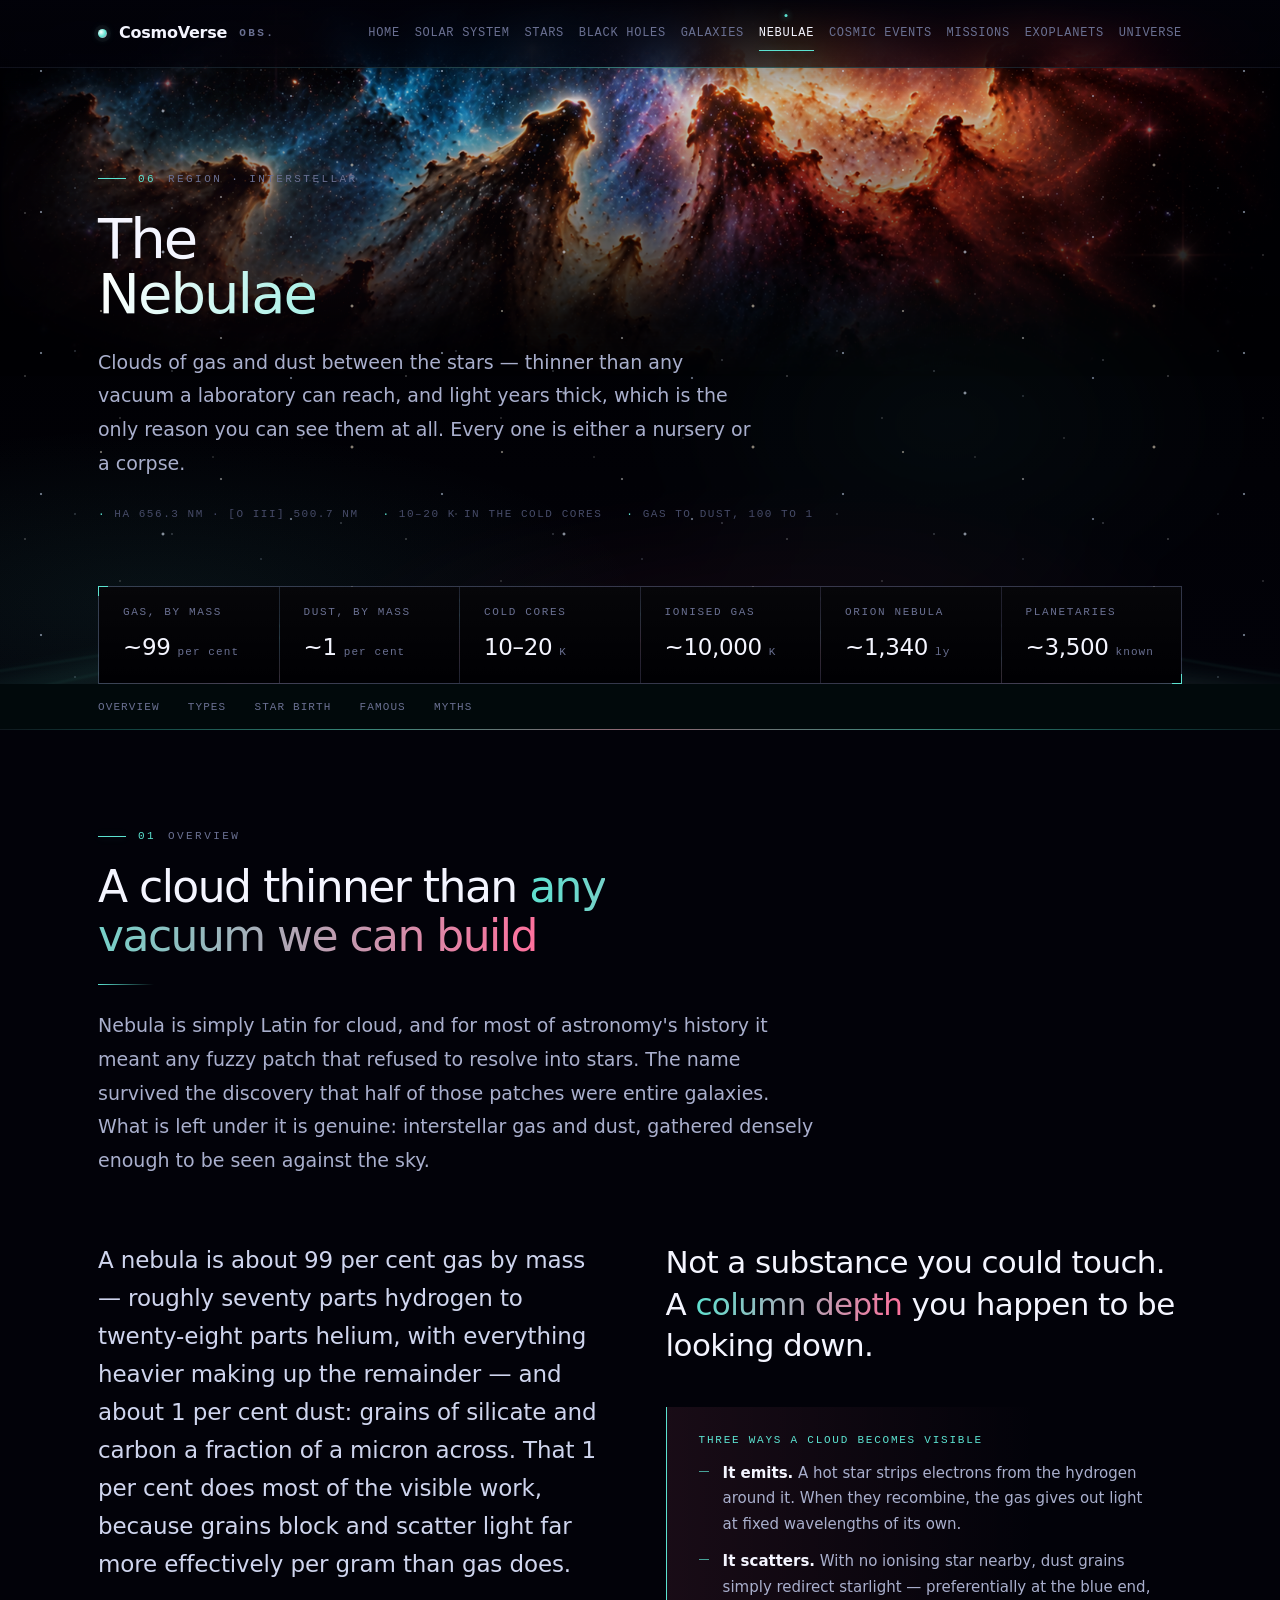
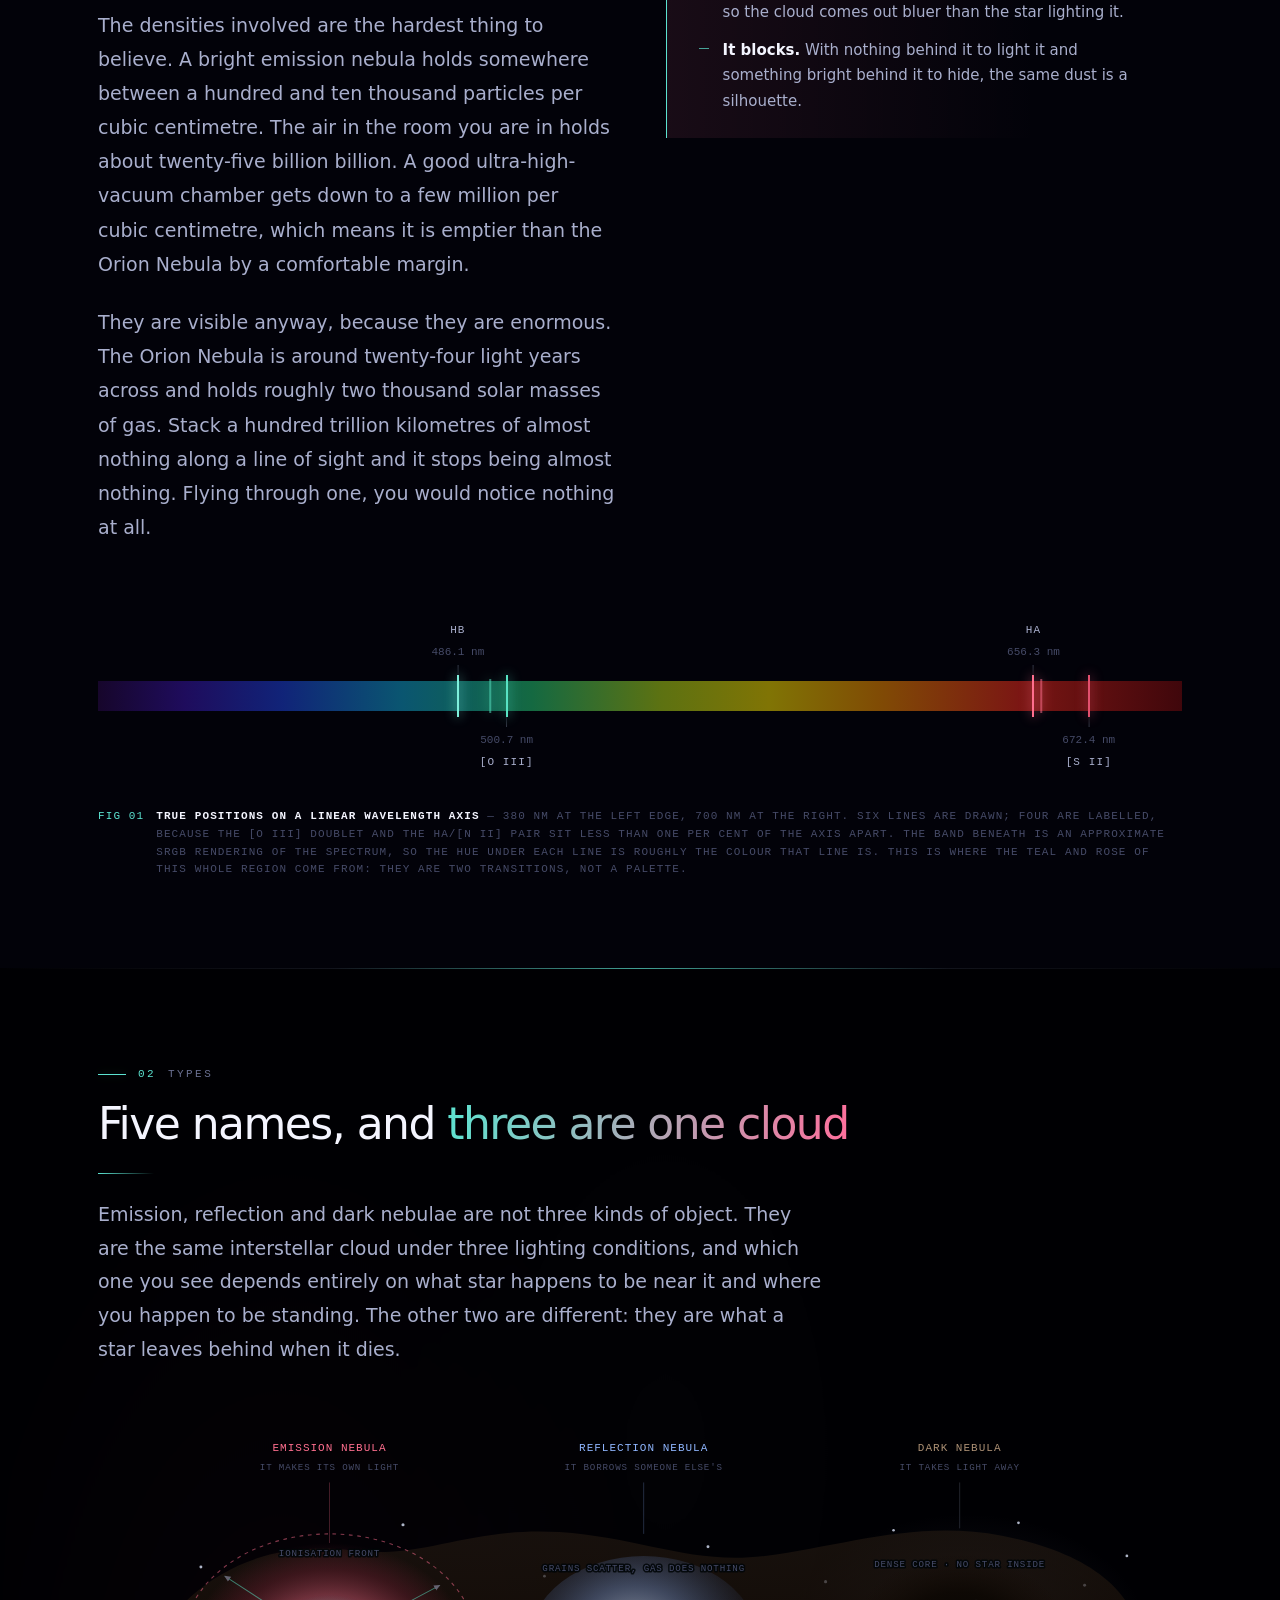
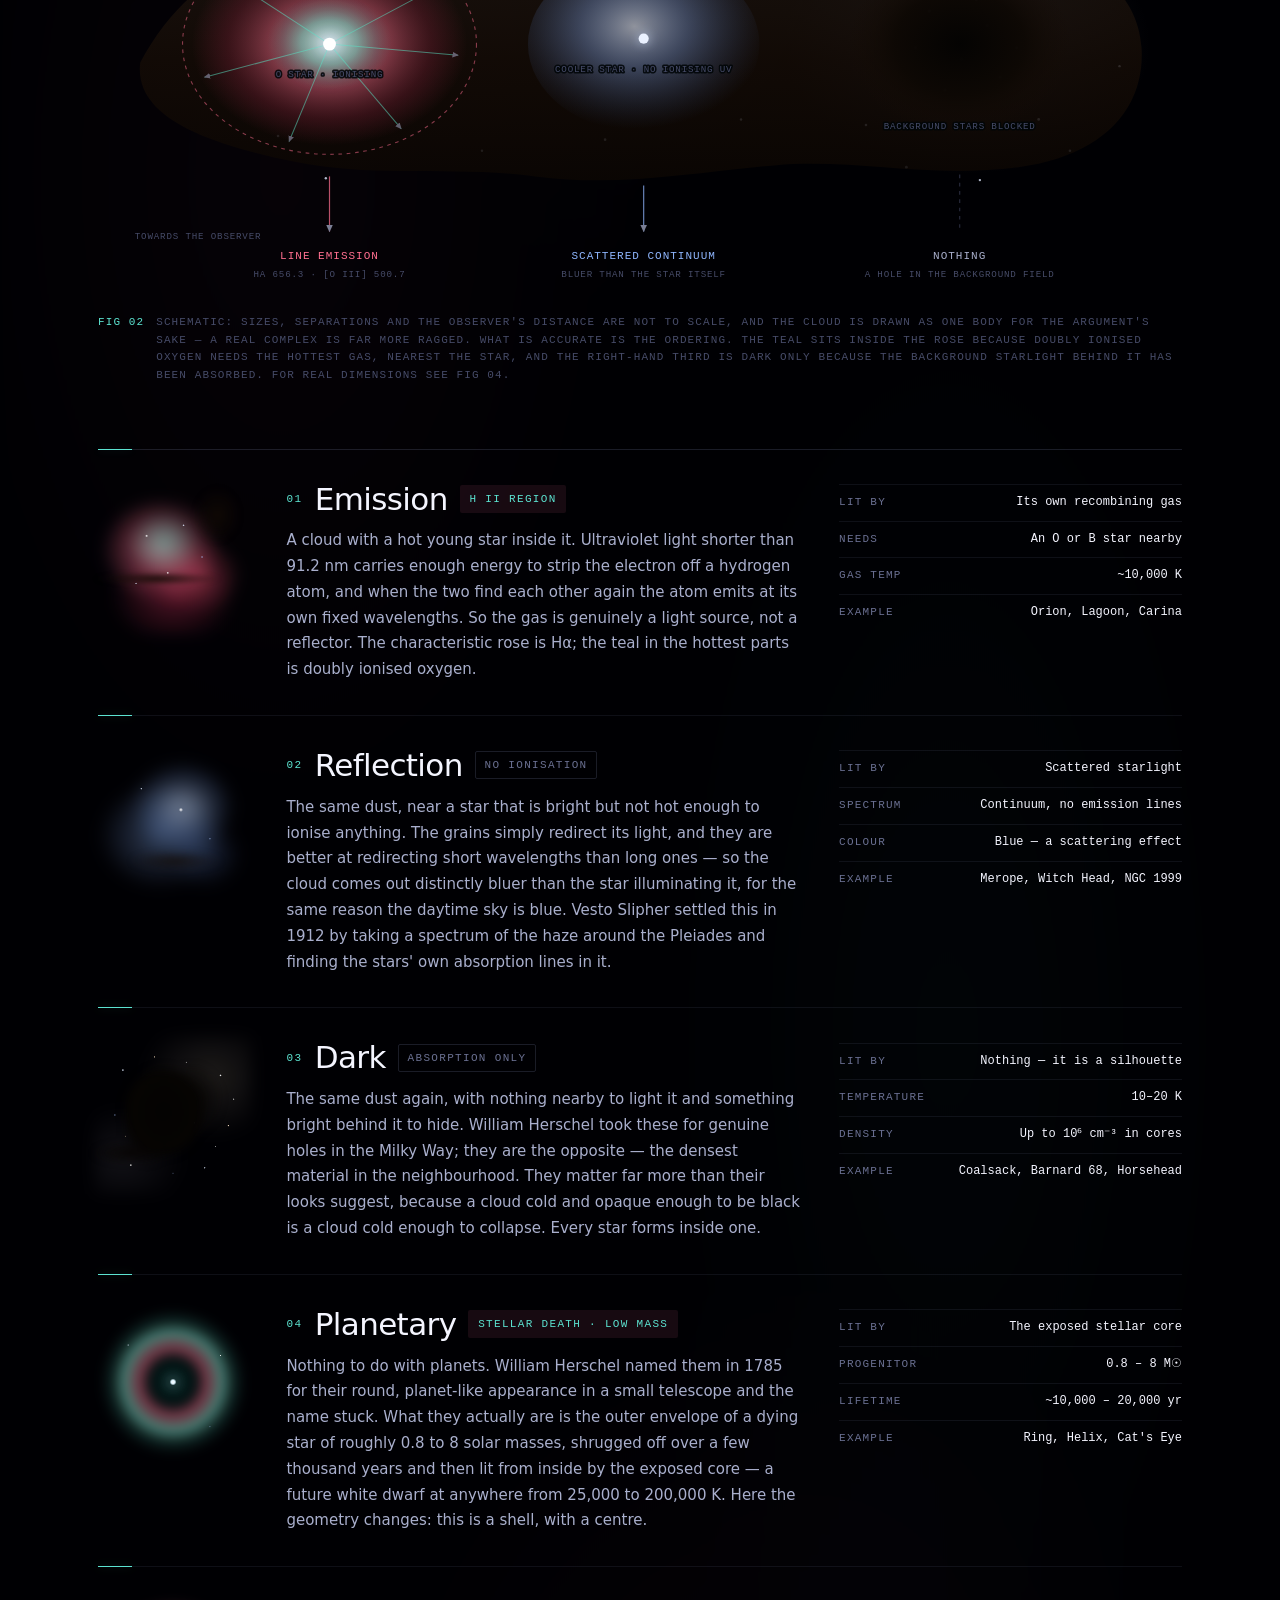
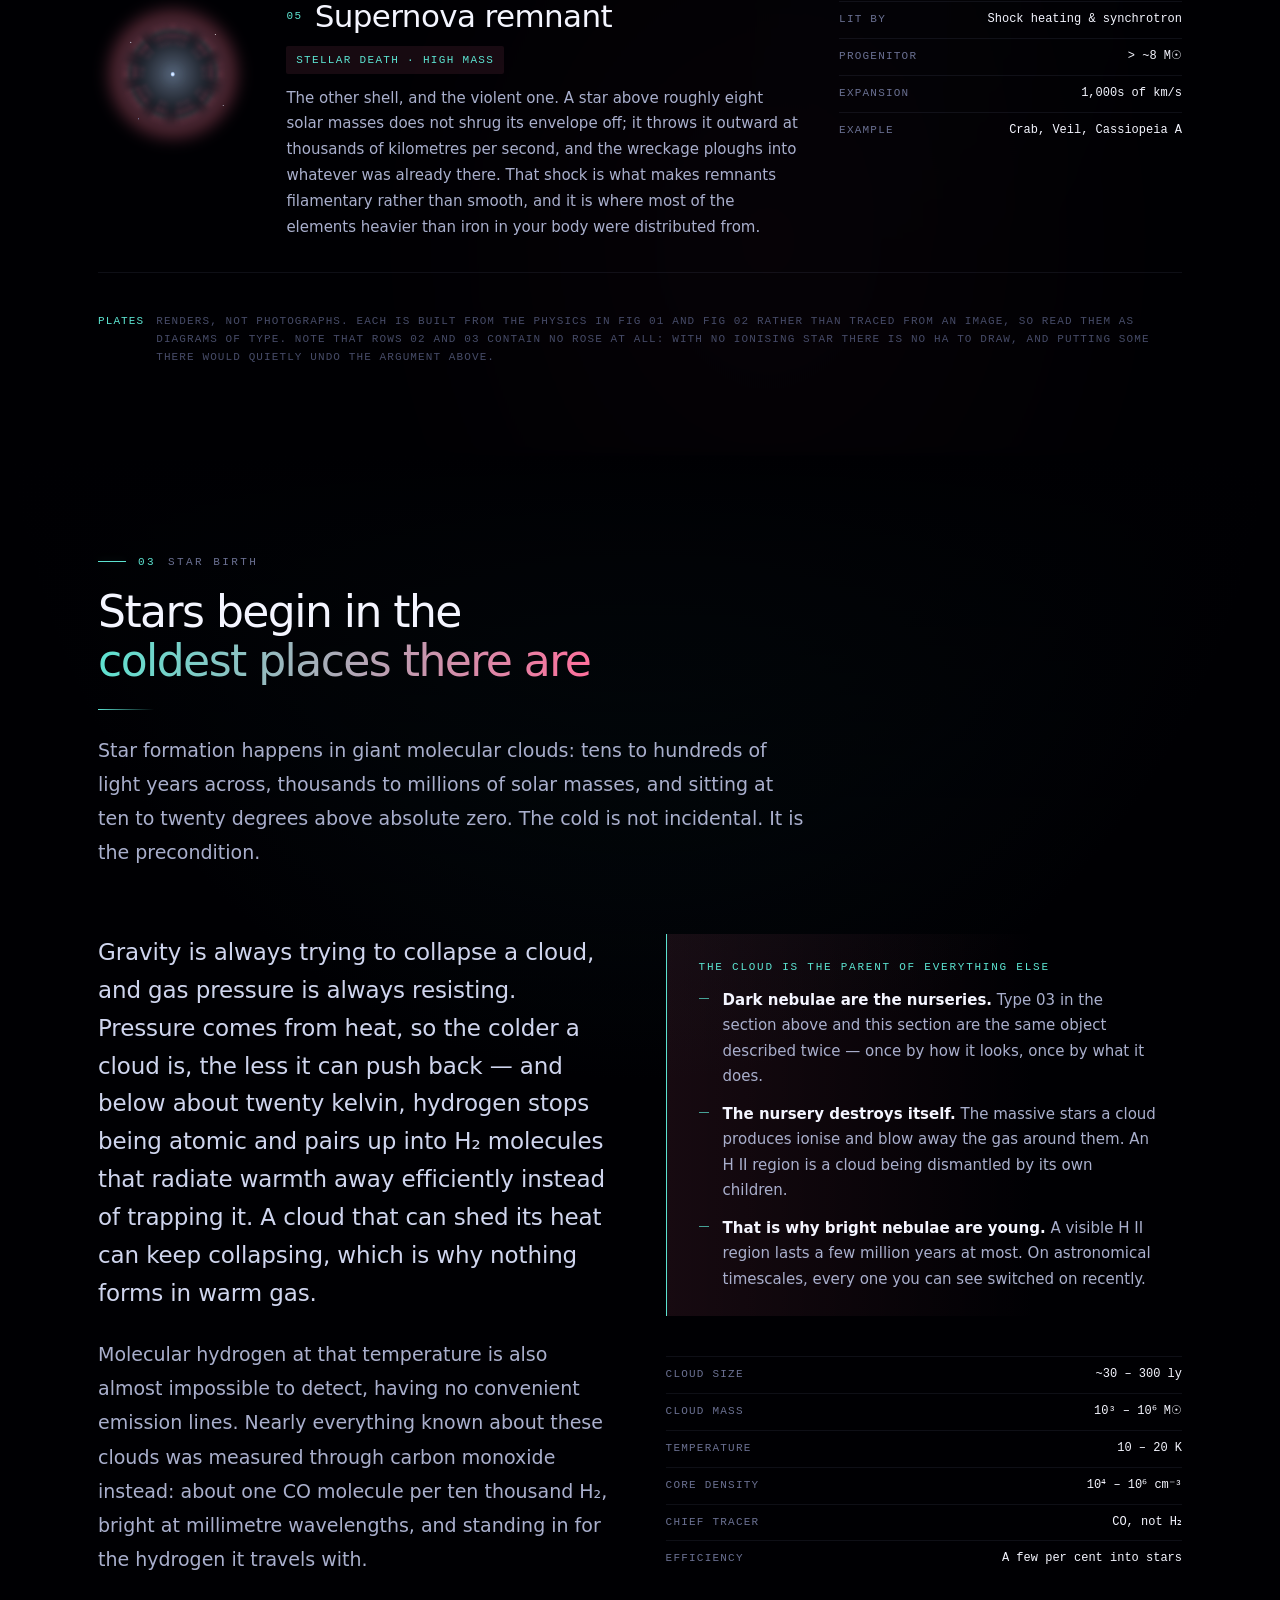
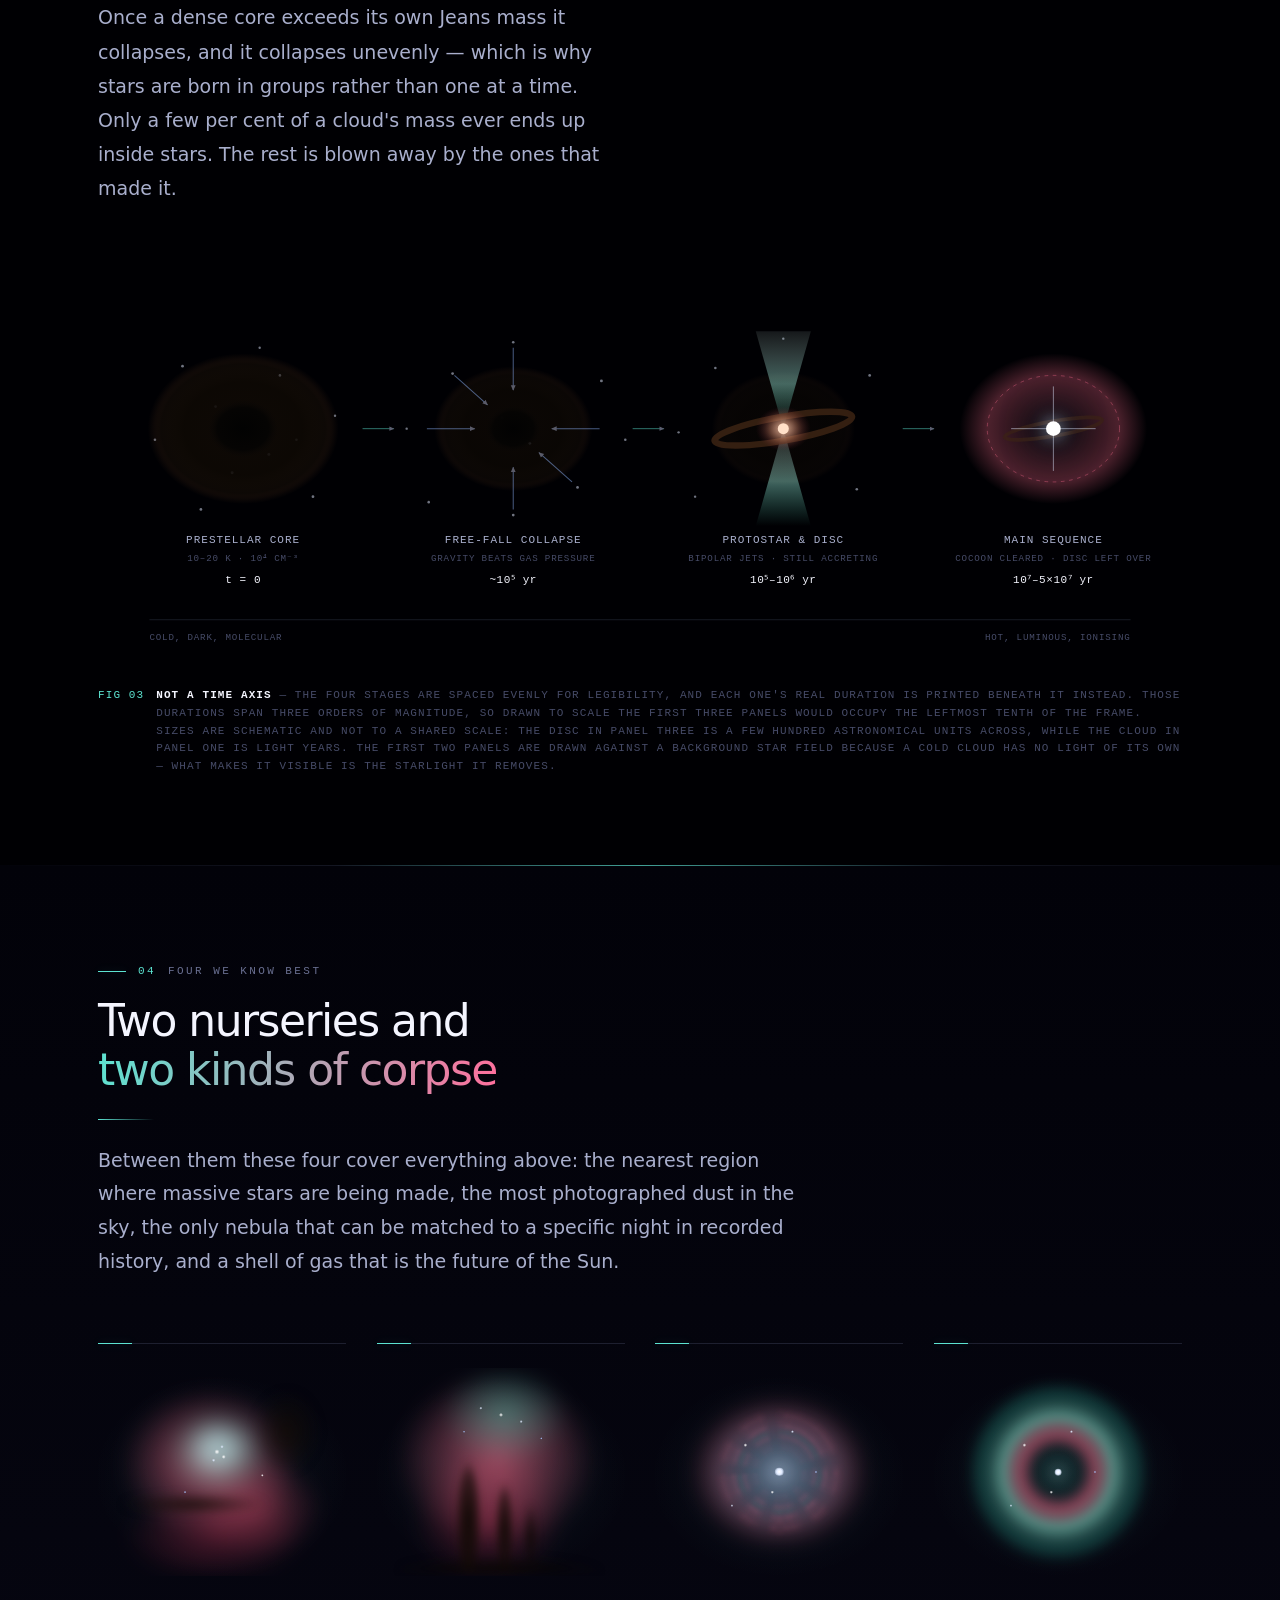
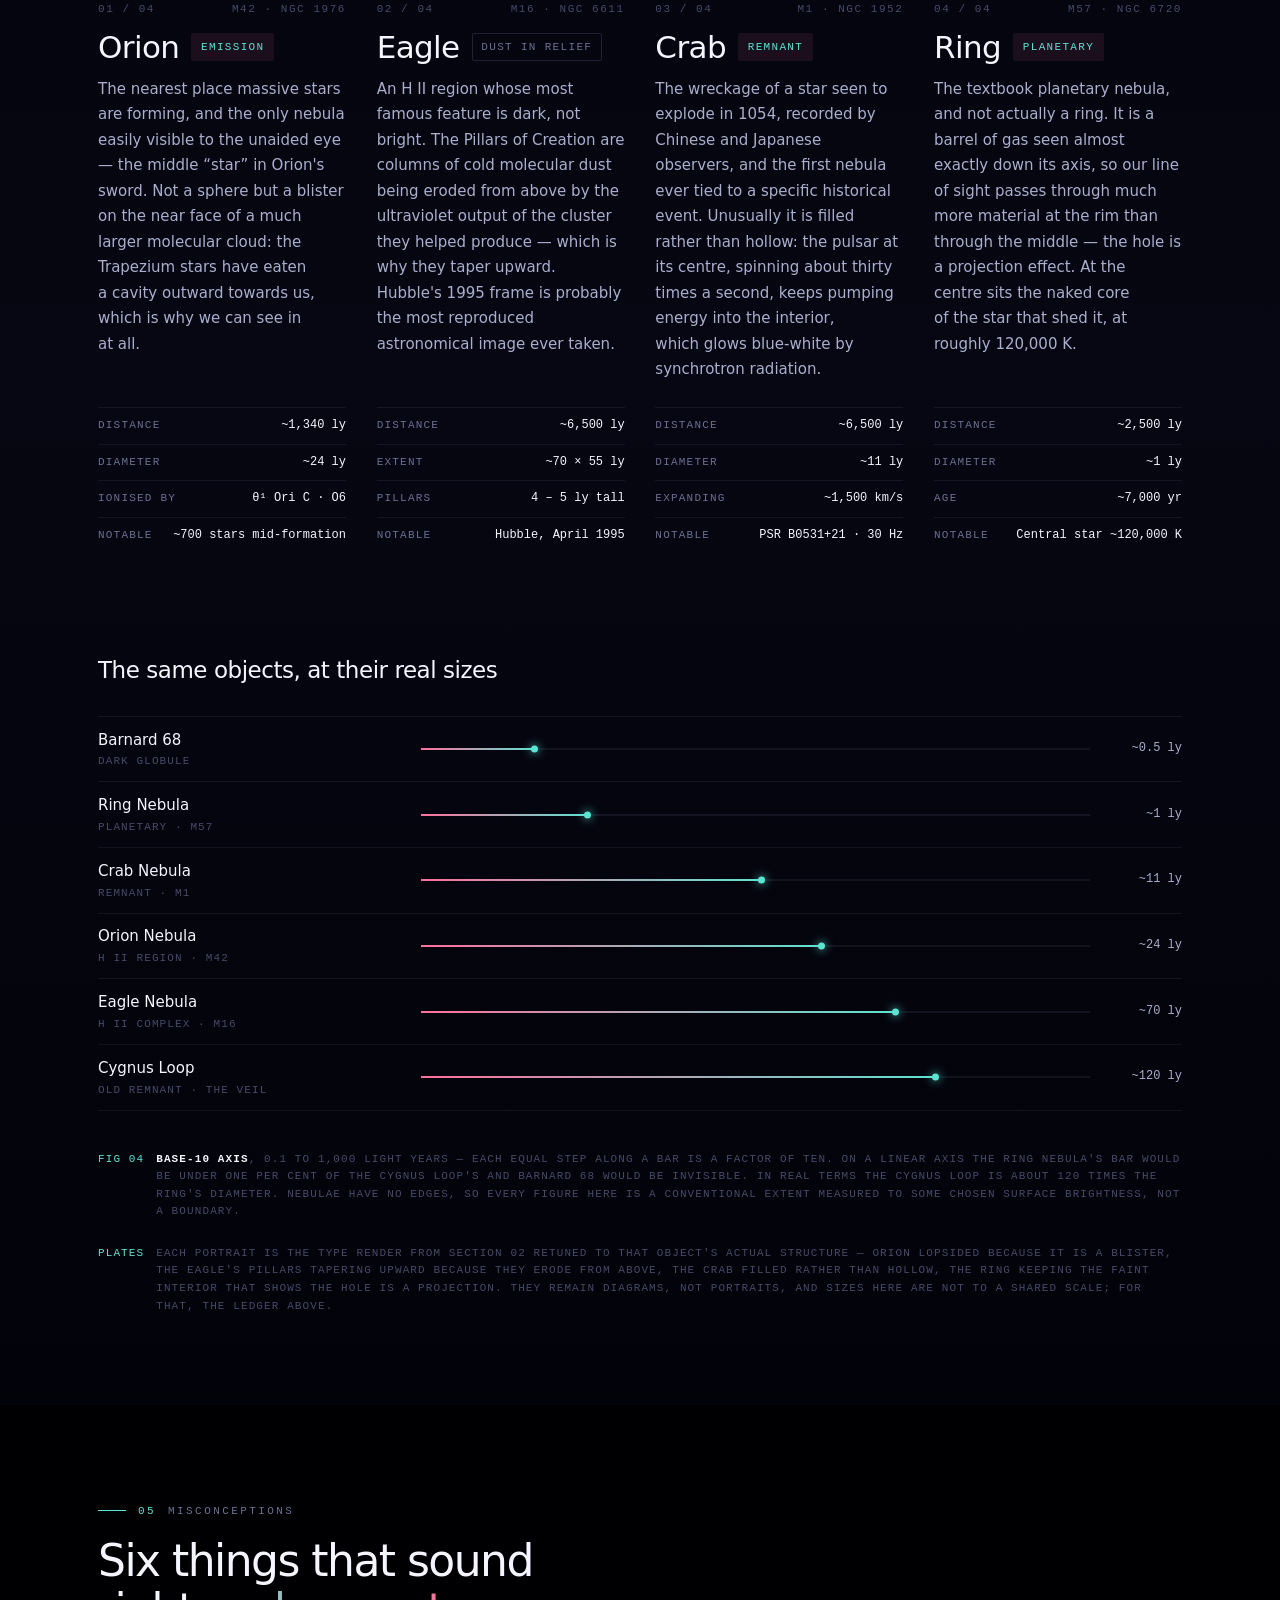
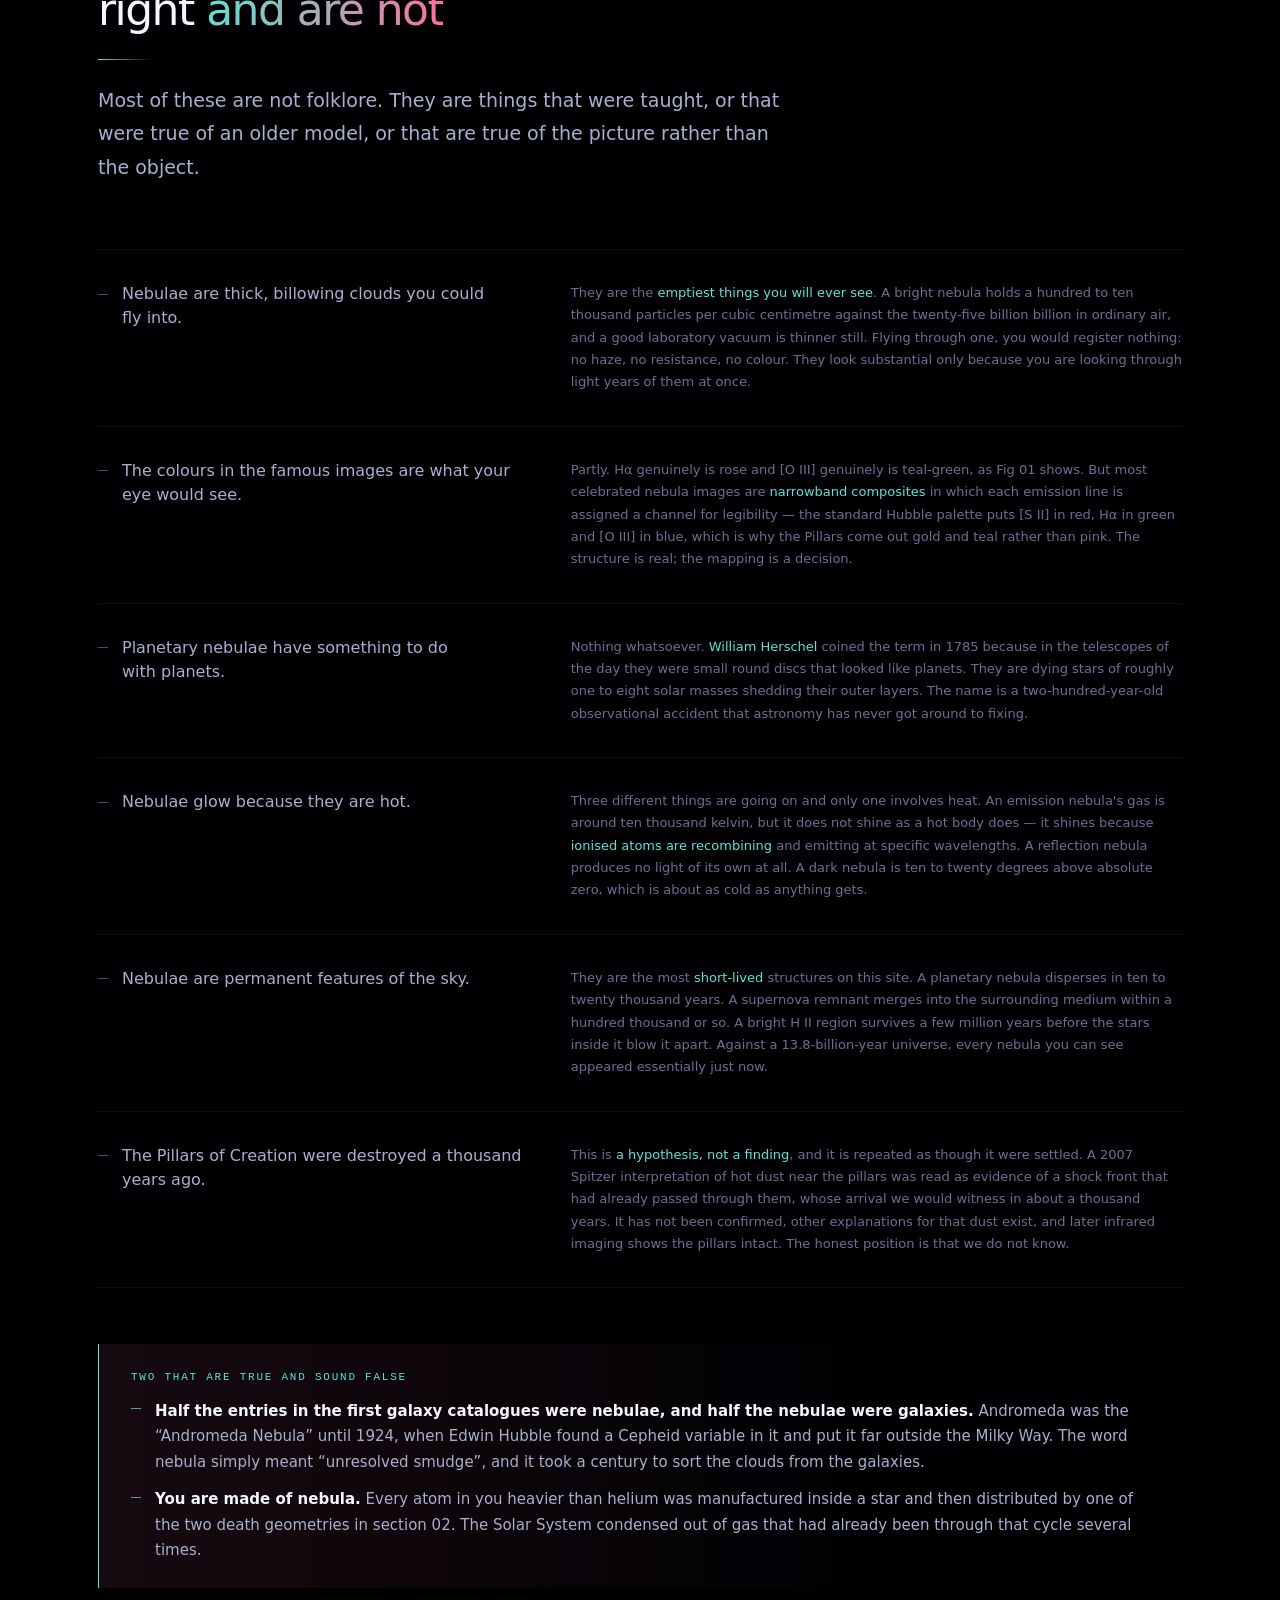
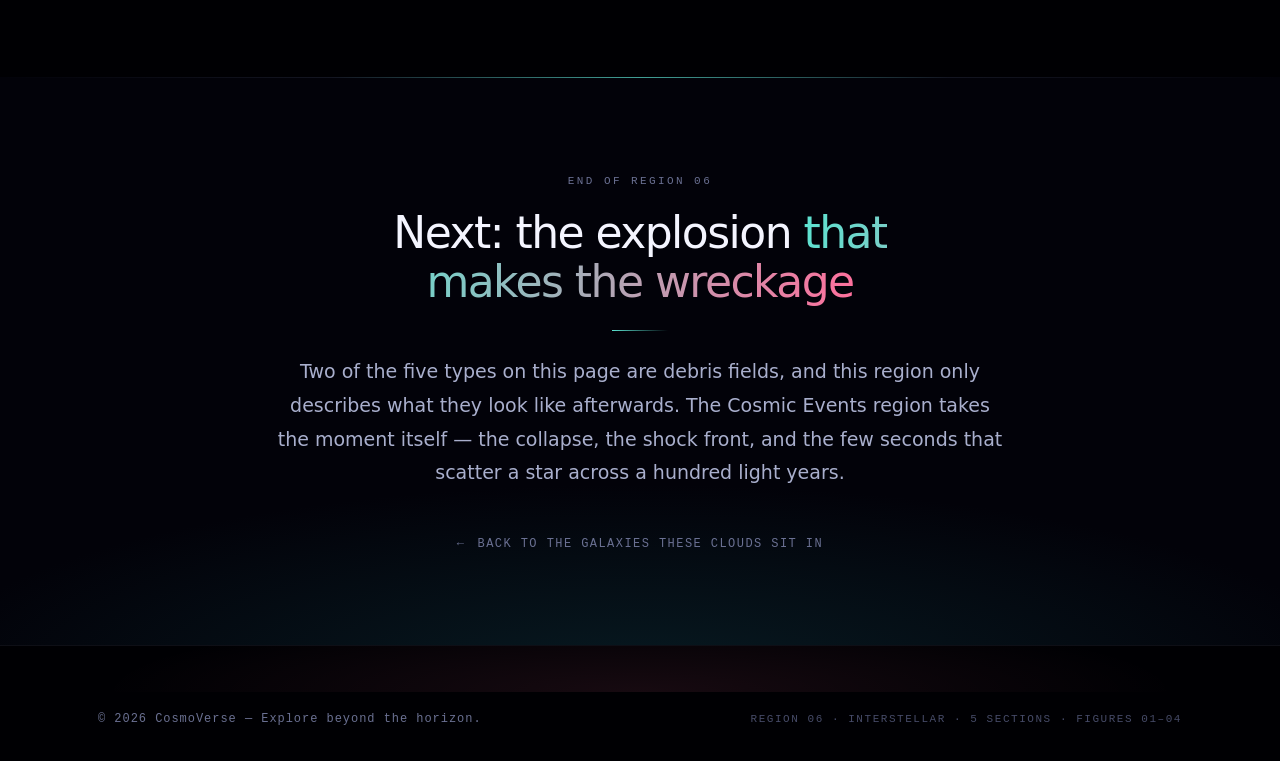
<file: nebulae/index.html>
<!DOCTYPE html>
<html lang="en">
<head>
    <meta charset="UTF-8">
    <meta name="viewport" content="width=device-width, initial-scale=1.0">
    <meta name="description" content="Nebulae — what an interstellar cloud is, the five types and why three of them are the same cloud, star formation inside molecular clouds, the Orion, Eagle, Crab and Ring nebulae, and the misconceptions that outlive the facts.">
    <meta name="keywords" content="nebula, nebulae, emission nebula, H II region, reflection nebula, dark nebula, planetary nebula, supernova remnant, molecular cloud, star formation, Orion Nebula, Eagle Nebula, Pillars of Creation, Crab Nebula, Ring Nebula, H-alpha, astronomy">
    <meta name="author" content="CosmoVerse">
    <meta name="theme-color" content="#000003">
    <title>Nebulae | CosmoVerse</title>
    <link rel="stylesheet" href="../css/style.css">
    <link rel="stylesheet" href="../css/components.css">
    <link rel="stylesheet" href="../css/nebulae.css">
</head>
<!-- dm-nebulae sets the domain palette. Its accent pair is already
     [O III] teal into H-alpha rose, so unlike the other regions this
     page does not retune the heading gradient; nebulae.css adds the
     individual line colours and the two behaviours of dust. -->
<body class="dm-nebulae">
    <a href="#main" class="skip-link">Skip to content</a>

    <header class="header">
        <div class="header-container">
            <a href="../index.html" class="logo">
                CosmoVerse
                <span class="logo-mark">Obs.</span>
            </a>

            <input type="checkbox" id="mobile-menu-checkbox" class="mobile-menu-checkbox">
            <label for="mobile-menu-checkbox" class="mobile-menu-toggle" aria-label="Toggle navigation menu">
                <span class="hamburger-line"></span>
                <span class="hamburger-line"></span>
                <span class="hamburger-line"></span>
            </label>

            <nav class="nav" aria-label="Main navigation">
                <ul class="nav-list">
                    <li><a href="../index.html" class="nav-link">Home</a></li>
                    <li><a href="../solar-system/index.html" class="nav-link">Solar System</a></li>
                    <li><a href="../stars/index.html" class="nav-link">Stars</a></li>
                    <li><a href="../black-holes/index.html" class="nav-link">Black Holes</a></li>
                    <li><a href="../galaxies/index.html" class="nav-link">Galaxies</a></li>
                    <li><a href="index.html" class="nav-link active" aria-current="page">Nebulae</a></li>
                    <li><a href="../cosmic-events/index.html" class="nav-link">Cosmic Events</a></li>
                    <li><a href="../missions/index.html" class="nav-link">Missions</a></li>
                    <li><a href="../exoplanets/index.html" class="nav-link">Exoplanets</a></li>
                    <li><a href="../universe/index.html" class="nav-link">Universe</a></li>
                </ul>
            </nav>
        </div>
    </header>

    <main id="main">

        <!-- ============================================================
             ARRIVAL
             Galaxies opens on a single logarithmic arc, because a disk is
             one smooth structure. This opens on filaments and a dust
             lane, because a molecular cloud is the opposite of smooth.
             ============================================================ -->
        <section class="page-hero">
            <div class="page-hero__shot" aria-hidden="true">
                <img src="../images/nebulae.png" alt="" decoding="async">
            </div>
            <div class="field field--emission" aria-hidden="true"></div>
            <div class="starfield" aria-hidden="true"></div>
            <div class="starfield-streak" aria-hidden="true"></div>

            <div class="neb-hero__veil" aria-hidden="true">
                <svg viewBox="0 0 1700 420" preserveAspectRatio="xMidYMax meet">
                    <path class="neb-strand neb-strand--bloom"
                          d="M -80 388 C 260 316, 520 246, 830 262 C 1120 278, 1400 342, 1780 384"/>
                    <path class="neb-strand neb-strand--ha neb-strand--bloom"
                          d="M -80 416 C 300 366, 600 288, 900 300 C 1200 312, 1440 372, 1780 404"/>
                    <path class="neb-strand"
                          d="M -80 388 C 260 316, 520 246, 830 262 C 1120 278, 1400 342, 1780 384"/>
                    <path class="neb-strand neb-strand--ha"
                          d="M -80 416 C 300 366, 600 288, 900 300 C 1200 312, 1440 372, 1780 404"/>
                    <path class="neb-strand"
                          d="M -80 350 C 340 292, 640 214, 960 232 C 1260 248, 1480 318, 1780 356"
                          style="opacity:0.18"/>
                    <path class="neb-lane"
                          d="M -80 404 C 320 342, 560 300, 880 306 C 1180 312, 1420 356, 1780 394"/>
                    <g class="neb-natal">
                        <circle cx="512" cy="268" r="1.6"/>
                        <circle cx="806" cy="256" r="2"/>
                        <circle cx="842" cy="272" r="1.4"/>
                        <circle cx="1078" cy="284" r="1.7"/>
                        <circle cx="316" cy="308" r="1.3"/>
                        <circle cx="1340" cy="330" r="1.5"/>
                    </g>
                </svg>
            </div>

            <div class="container">
                <p class="eyebrow"><span class="eyebrow__id">06</span> Region &middot; Interstellar</p>
                <h1 class="page-hero__title">The<em>Nebulae</em></h1>
                <p class="page-hero__lede">Clouds of gas and dust between the stars &mdash; thinner than any vacuum a laboratory can reach, and light years thick, which is the only reason you can see them at all. Every one is either a nursery or a corpse.</p>
                <p class="page-hero__coords">
                    <span>H&alpha; 656.3 nm &middot; [O III] 500.7 nm</span>
                    <span>10&ndash;20 K in the cold cores</span>
                    <span>Gas to dust, 100 to 1</span>
                </p>
            </div>

            <div class="page-hero__dock">
                <div class="container">
                    <dl class="readout readout--flush">
                        <div class="readout__cell">
                            <dt>Gas, by mass</dt>
                            <dd>~99 <small>per cent</small></dd>
                        </div>
                        <div class="readout__cell">
                            <dt>Dust, by mass</dt>
                            <dd>~1 <small>per cent</small></dd>
                        </div>
                        <div class="readout__cell">
                            <dt>Cold cores</dt>
                            <dd>10&ndash;20 <small>K</small></dd>
                        </div>
                        <div class="readout__cell">
                            <dt>Ionised gas</dt>
                            <dd>~10,000 <small>K</small></dd>
                        </div>
                        <!-- Labels are kept short enough to stay on one line.
                             A two-line label in one cell drops that cell's
                             figure below the other five and the readout stops
                             reading as a single instrument. -->
                        <div class="readout__cell">
                            <dt>Orion Nebula</dt>
                            <dd>~1,340 <small>ly</small></dd>
                        </div>
                        <div class="readout__cell">
                            <dt>Planetaries</dt>
                            <dd>~3,500 <small>known</small></dd>
                        </div>
                    </dl>
                </div>
            </div>
        </section>


        <!-- ============================================================
             LOCAL INDEX
             ============================================================ -->
        <nav class="subnav" aria-label="Sections in this region">
            <div class="subnav__list">
                <a href="#overview">Overview</a>
                <a href="#types">Types</a>
                <a href="#birth">Star Birth</a>
                <a href="#famous">Famous</a>
                <a href="#facts">Myths</a>
            </div>
        </nav>


        <!-- ============================================================
             01 · OVERVIEW — what a nebula is
             ============================================================ -->
        <section class="shell shell--abyss" id="overview">
            <div class="container">
                <header class="head">
                    <p class="eyebrow"><span class="eyebrow__id">01</span> Overview</p>
                    <h2 class="head__title">A cloud thinner than <em>any vacuum we can build</em></h2>
                    <div class="head__rule"></div>
                    <p class="head__lede">Nebula is simply Latin for cloud, and for most of astronomy's history it meant any fuzzy patch that refused to resolve into stars. The name survived the discovery that half of those patches were entire galaxies. What is left under it is genuine: interstellar gas and dust, gathered densely enough to be seen against the sky.</p>
                </header>

                <div class="split">
                    <div class="prose prose--lede">
                        <p>A nebula is about 99 per cent gas by mass &mdash; roughly seventy parts hydrogen to twenty-eight parts helium, with everything heavier making up the remainder &mdash; and about 1 per cent dust: grains of silicate and carbon a fraction of a micron across. That 1 per cent does most of the visible work, because grains block and scatter light far more effectively per gram than gas does.</p>
                        <p>The densities involved are the hardest thing to believe. A bright emission nebula holds somewhere between a hundred and ten thousand particles per cubic centimetre. The air in the room you are in holds about twenty-five billion billion. A good ultra-high-vacuum chamber gets down to a few million per cubic centimetre, which means it is emptier than the Orion Nebula by a comfortable margin.</p>
                        <p>They are visible anyway, because they are enormous. The Orion Nebula is around twenty-four light years across and holds roughly two thousand solar masses of gas. Stack a hundred trillion kilometres of almost nothing along a line of sight and it stops being almost nothing. Flying through one, you would notice nothing at all.</p>
                    </div>

                    <div>
                        <p class="pull">Not a substance you could touch. A <em>column depth</em> you happen to be looking down.</p>

                        <div class="note" style="margin-top:2.5rem">
                            <span class="note__title">Three ways a cloud becomes visible</span>
                            <ul class="note__list">
                                <li><strong>It emits.</strong> A hot star strips electrons from the hydrogen around it. When they recombine, the gas gives out light at fixed wavelengths of its own.</li>
                                <li><strong>It scatters.</strong> With no ionising star nearby, dust grains simply redirect starlight &mdash; preferentially at the blue end, so the cloud comes out bluer than the star lighting it.</li>
                                <li><strong>It blocks.</strong> With nothing behind it to light it and something bright behind it to hide, the same dust is a silhouette.</li>
                            </ul>
                        </div>
                    </div>
                </div>

                <!-- Fig 01 · The two colours of the domain, measured.
                     Built on the shared .rail, because a spectrum is a
                     labelled axis with marks at real positions and that
                     is exactly what .rail is for. -->
                <figure class="fig" style="margin-top:4rem">
                    <div class="rail rail--spectrum" role="img"
                         aria-label="The visible spectrum from 380 to 700 nanometres with six nebular emission lines marked at their true wavelengths: hydrogen beta at 486.1 nanometres in the blue-green, the doubly ionised oxygen doublet at 495.9 and 500.7 nanometres in the teal-green, hydrogen alpha at 656.3 nanometres and singly ionised nitrogen at 658.4 nanometres in the deep red, and singly ionised sulphur at 672.4 nanometres further into the red.">
                        <span class="nline" style="--pos:33.2%; --nline:#7ff0dc"></span>
                        <span class="nline nline--faint" style="--pos:36.2%; --nline:#58e3c4"></span>
                        <span class="nline" style="--pos:37.7%; --nline:#58e3c4"></span>
                        <span class="nline" style="--pos:86.3%; --nline:#ff6f8f"></span>
                        <span class="nline nline--faint" style="--pos:87.0%; --nline:#ff6f8f"></span>
                        <span class="nline" style="--pos:91.4%; --nline:#e2506e"></span>

                        <span class="rail__mark rail__mark--up" style="--pos:33.2%">
                            <em class="rail__name">H&beta;</em><b class="rail__value">486.1 nm</b><i class="rail__tick"></i>
                        </span>
                        <span class="rail__mark rail__mark--down" style="--pos:37.7%">
                            <em class="rail__name">[O III]</em><b class="rail__value">500.7 nm</b><i class="rail__tick"></i>
                        </span>
                        <span class="rail__mark rail__mark--up" style="--pos:86.3%">
                            <em class="rail__name">H&alpha;</em><b class="rail__value">656.3 nm</b><i class="rail__tick"></i>
                        </span>
                        <span class="rail__mark rail__mark--down" style="--pos:91.4%">
                            <em class="rail__name">[S II]</em><b class="rail__value">672.4 nm</b><i class="rail__tick"></i>
                        </span>
                    </div>

                    <figcaption class="caption">
                        <span class="caption__id">Fig 01</span>
                        <span class="caption__body"><strong>True positions on a linear wavelength axis</strong> &mdash; 380&nbsp;nm at the left edge, 700&nbsp;nm at the right. Six lines are drawn; four are labelled, because the [O&nbsp;III] doublet and the H&alpha;/[N&nbsp;II] pair sit less than one per cent of the axis apart. The band beneath is an approximate sRGB rendering of the spectrum, so the hue under each line is roughly the colour that line is. This is where the teal and rose of this whole region come from: they are two transitions, not a palette.</span>
                    </figcaption>
                </figure>
            </div>
        </section>


        <!-- ============================================================
             02 · TYPES
             ============================================================ -->
        <section class="shell shell--void shell--seam" id="types">
            <div class="field field--emission" aria-hidden="true" style="--field-opacity:0.28"></div>

            <div class="container">
                <header class="head">
                    <p class="eyebrow"><span class="eyebrow__id">02</span> Types</p>
                    <h2 class="head__title">Five names, and <em>three are one cloud</em></h2>
                    <div class="head__rule"></div>
                    <p class="head__lede">Emission, reflection and dark nebulae are not three kinds of object. They are the same interstellar cloud under three lighting conditions, and which one you see depends entirely on what star happens to be near it and where you happen to be standing. The other two are different: they are what a star leaves behind when it dies.</p>
                </header>

                <figure class="fig">
                    <div class="fig__frame">
                        <!-- viewBox is cropped to the drawn content rather than
                             starting at 0. The zone titles begin at y=116 and
                             the bottom units end at y=594; leaving the unused
                             band in put ~115px of dead space between the head
                             and the figure. -->
                        <svg class="fig__svg" viewBox="0 104 1180 500" role="img"
                             aria-label="One continuous interstellar cloud shown under three lighting conditions. On the left a hot O-type star inside the cloud ionises the gas around it, which glows rose with an inner teal core and is bounded by an ionisation front; line emission travels to the observer. In the middle a cooler star gives out no ionising light, so dust grains scatter its light and the cloud appears cold blue; scattered continuum travels to the observer. On the right a dense core has no star to light it, so it blocks the background stars and appears as a black gap; no light reaches the observer from it.">

                            <defs>
                                <!-- Ionised hydrogen. Rose, because H-alpha is. -->
                                <radialGradient id="nfHii" cx="50%" cy="50%" r="50%">
                                    <stop offset="0%"   stop-color="#ff8ea8" stop-opacity="0.72"/>
                                    <stop offset="42%"  stop-color="#ff6f8f" stop-opacity="0.46"/>
                                    <stop offset="74%"  stop-color="#8e2540" stop-opacity="0.3"/>
                                    <stop offset="100%" stop-color="#8e2540" stop-opacity="0"/>
                                </radialGradient>

                                <!-- Doubly ionised oxygen sits in the hottest gas,
                                     nearest the star — so it is inside the rose. -->
                                <radialGradient id="nfOiii" cx="50%" cy="50%" r="50%">
                                    <stop offset="0%"   stop-color="#dffcf6" stop-opacity="0.8"/>
                                    <stop offset="46%"  stop-color="#58e3c4" stop-opacity="0.5"/>
                                    <stop offset="100%" stop-color="#14655c" stop-opacity="0"/>
                                </radialGradient>

                                <!-- Scattered starlight. No emission lines, and
                                     bluer than the star it came from. -->
                                <radialGradient id="nfRefl" cx="46%" cy="40%" r="58%">
                                    <stop offset="0%"   stop-color="#e2ecff" stop-opacity="0.6"/>
                                    <stop offset="40%"  stop-color="#8fb6ff" stop-opacity="0.34"/>
                                    <stop offset="100%" stop-color="#3f6bb8" stop-opacity="0"/>
                                </radialGradient>

                                <!-- The cloud itself: dust, so it is dark. -->
                                <linearGradient id="nfCloud" x1="0%" y1="0%" x2="0%" y2="100%">
                                    <stop offset="0%"   stop-color="#241a12" stop-opacity="0.62"/>
                                    <stop offset="52%"  stop-color="#150c06" stop-opacity="0.82"/>
                                    <stop offset="100%" stop-color="#0b0603" stop-opacity="0.9"/>
                                </linearGradient>

                                <!-- A dense core. Effectively opaque. -->
                                <radialGradient id="nfCore" cx="50%" cy="50%" r="50%">
                                    <stop offset="0%"   stop-color="#040302" stop-opacity="0.99"/>
                                    <stop offset="58%"  stop-color="#0d0804" stop-opacity="0.94"/>
                                    <stop offset="100%" stop-color="#150c06" stop-opacity="0"/>
                                </radialGradient>

                                <!-- Unresolved background starlight. Not
                                     decoration: without something behind the
                                     dark zone there is nothing for it to
                                     block, and a black core on a black page
                                     is not a figure. -->
                                <radialGradient id="nfBack" cx="50%" cy="50%" r="50%">
                                    <stop offset="0%"   stop-color="#8f9ec4" stop-opacity="0.16"/>
                                    <stop offset="58%"  stop-color="#6b789c" stop-opacity="0.08"/>
                                    <stop offset="100%" stop-color="#6b789c" stop-opacity="0"/>
                                </radialGradient>

                                <marker id="nfArrow" viewBox="0 0 10 10" refX="8" refY="5"
                                        markerWidth="7" markerHeight="7" orient="auto-start-reverse">
                                    <path d="M 0 1 L 9 5 L 0 9 z" fill="currentColor"/>
                                </marker>
                            </defs>

                            <ellipse class="nfig__backglow" cx="946" cy="336" rx="200" ry="142"/>

                            <!-- BACKGROUND FIELD · drawn first, so the cloud dims
                                 it and the dense core removes it entirely. The
                                 three stars at 905, 940 and 968 are deliberately
                                 placed behind the core: their disappearance is
                                 the whole point of the right-hand zone. -->
                            <g class="nfig__field">
                                <circle cx="112" cy="252" r="1.6"/><circle cx="196" cy="436" r="1.4"/>
                                <circle cx="332" cy="206" r="1.7"/><circle cx="418" cy="452" r="1.3"/>
                                <circle cx="486" cy="262" r="1.5"/><circle cx="552" cy="440" r="1.4"/>
                                <circle cx="664" cy="230" r="1.6"/><circle cx="700" cy="418" r="1.3"/>
                                <circle cx="792" cy="268" r="1.7"/><circle cx="836" cy="424" r="1.4"/>
                                <circle cx="1024" cy="418" r="1.5"/><circle cx="1074" cy="272" r="1.6"/>
                                <circle cx="1112" cy="360" r="1.3"/><circle cx="248" cy="482" r="1.3"/>
                                <circle cx="1002" cy="204" r="1.5"/><circle cx="866" cy="212" r="1.4"/>
                                <circle cx="1120" cy="240" r="1.5"/><circle cx="1058" cy="452" r="1.4"/>
                                <circle cx="880" cy="470" r="1.5"/><circle cx="960" cy="484" r="1.3"/>

                                <!-- These eight sit inside the dense core and
                                     are meant to be gone. Their absence is the
                                     right-hand third of the figure. -->
                                <circle cx="905" cy="300" r="1.8"/><circle cx="940" cy="352" r="2"/>
                                <circle cx="968" cy="316" r="1.6"/><circle cx="922" cy="386" r="1.7"/>
                                <circle cx="982" cy="372" r="1.5"/><circle cx="890" cy="340" r="1.6"/>
                                <circle cx="956" cy="288" r="1.4"/><circle cx="1000" cy="340" r="1.5"/>
                            </g>

                            <!-- THE ONE CLOUD · a single path across all three
                                 zones, because the argument of the figure is that
                                 it is a single cloud. -->
                            <path class="nfig__cloud"
                                  d="M 46 356 C 96 262, 178 222, 276 234 C 356 244, 404 208, 502 214
                                     C 592 220, 646 250, 726 240 C 812 229, 892 200, 984 218
                                     C 1068 234, 1132 272, 1136 340 C 1140 408, 1092 458, 1002 470
                                     C 902 483, 826 460, 736 468 C 646 476, 566 492, 476 480
                                     C 386 468, 302 482, 214 464 C 126 446, 38 418, 46 356 Z"/>

                            <!-- ---- ZONE A · EMISSION ------------------------- -->
                            <g>
                                <ellipse class="nfig__hii" cx="252" cy="336" rx="150" ry="110"/>
                                <ellipse class="nfig__oiii" cx="252" cy="334" rx="68" ry="52"/>

                                <!-- The ionisation front: where the star runs out
                                     of photons able to strip an electron. Dashed,
                                     because it is a ramp rather than an edge. -->
                                <ellipse class="nfig__front svg-dash" cx="252" cy="336" rx="160" ry="120"/>

                                <!-- Ultraviolet shorter than 91.2 nm — the only
                                     light that can ionise hydrogen. -->
                                <g class="nfig__uv">
                                    <path d="M 252 336 L 372 272" marker-end="url(#nfArrow)"/>
                                    <path d="M 252 336 L 392 348" marker-end="url(#nfArrow)"/>
                                    <path d="M 252 336 L 330 428" marker-end="url(#nfArrow)"/>
                                    <path d="M 252 336 L 138 262" marker-end="url(#nfArrow)"/>
                                    <path d="M 252 336 L 116 372" marker-end="url(#nfArrow)"/>
                                    <path d="M 252 336 L 208 442" marker-end="url(#nfArrow)"/>
                                </g>

                                <circle class="nfig__star nfig__star--o" cx="252" cy="336" r="7"/>
                                <text class="svg-unit svg-onlight" x="252" y="372" text-anchor="middle">O star &middot; ionising</text>
                                <text class="svg-unit svg-onlight" x="252" y="240" text-anchor="middle">Ionisation front</text>
                            </g>

                            <!-- ---- ZONE B · REFLECTION ---------------------- -->
                            <g>
                                <ellipse class="nfig__refl" cx="594" cy="336" rx="126" ry="96"/>
                                <circle class="nfig__star nfig__star--b" cx="594" cy="330" r="5.5"/>
                                <text class="svg-unit svg-onlight" x="594" y="366" text-anchor="middle">Cooler star &middot; no ionising UV</text>
                                <text class="svg-unit svg-onlight" x="594" y="256" text-anchor="middle">Grains scatter, gas does nothing</text>
                            </g>

                            <!-- ---- ZONE C · DARK ---------------------------- -->
                            <g>
                                <ellipse class="nfig__core" cx="938" cy="336" rx="122" ry="98"/>
                                <text class="svg-unit svg-onlight" x="938" y="252" text-anchor="middle">Dense core &middot; no star inside</text>
                                <text class="svg-unit svg-onlight" x="938" y="428" text-anchor="middle">Background stars blocked</text>
                            </g>

                            <!-- ---- Zone titles, above the cloud ------------- -->
                            <g>
                                <text class="svg-label svg-label--ha" x="252" y="126" text-anchor="middle">Emission nebula</text>
                                <text class="svg-unit" x="252" y="146" text-anchor="middle">It makes its own light</text>
                                <path class="svg-leader svg-leader--ha" d="M 252 160 L 252 226"/>

                                <text class="svg-label svg-label--scatter" x="594" y="126" text-anchor="middle">Reflection nebula</text>
                                <text class="svg-unit" x="594" y="146" text-anchor="middle">It borrows someone else's</text>
                                <path class="svg-leader svg-leader--scatter" d="M 594 160 L 594 216"/>

                                <text class="svg-label svg-label--dust" x="938" y="126" text-anchor="middle">Dark nebula</text>
                                <text class="svg-unit" x="938" y="146" text-anchor="middle">It takes light away</text>
                                <path class="svg-leader" d="M 938 160 L 938 210"/>
                            </g>

                            <!-- ---- What reaches the observer ---------------- -->
                            <g>
                                <text class="svg-unit" x="40" y="548">Towards the observer</text>

                                <path class="nfig__los nfig__los--ha" d="M 252 480 L 252 540" marker-end="url(#nfArrow)"/>
                                <text class="svg-label svg-label--ha" x="252" y="570" text-anchor="middle">Line emission</text>
                                <text class="svg-unit" x="252" y="590" text-anchor="middle">H&alpha; 656.3 &middot; [O III] 500.7</text>

                                <path class="nfig__los nfig__los--scatter" d="M 594 490 L 594 540" marker-end="url(#nfArrow)"/>
                                <text class="svg-label svg-label--scatter" x="594" y="570" text-anchor="middle">Scattered continuum</text>
                                <text class="svg-unit" x="594" y="590" text-anchor="middle">Bluer than the star itself</text>

                                <path class="nfig__los nfig__los--none svg-dash" d="M 938 478 L 938 540"/>
                                <text class="svg-label" x="938" y="570" text-anchor="middle">Nothing</text>
                                <text class="svg-unit" x="938" y="590" text-anchor="middle">A hole in the background field</text>
                            </g>
                        </svg>
                    </div>

                    <figcaption class="caption">
                        <span class="caption__id">Fig 02</span>
                        <span class="caption__body">Schematic: sizes, separations and the observer's distance are not to scale, and the cloud is drawn as one body for the argument's sake &mdash; a real complex is far more ragged. What is accurate is the ordering. The teal sits inside the rose because doubly ionised oxygen needs the hottest gas, nearest the star, and the right-hand third is dark only because the background starlight behind it has been absorbed. For real dimensions see Fig&nbsp;04.</span>
                    </figcaption>
                </figure>

                <!-- The taxonomy, ordered birth to death. Rows rather than
                     plates: five items in the shared plate grid resolve to
                     four columns at this width and orphan the fifth. -->
                <ol class="ntypes" style="margin-top:4rem">

                    <li class="ntype">
                        <div class="ntype__stage">
                            <span class="neb neb--emission" style="--neb-d:132px" aria-hidden="true">
                                <span class="neb__gas"></span>
                                <span class="neb__dust"></span>
                                <span class="neb__stars"></span>
                            </span>
                        </div>
                        <div>
                            <div class="ntype__head">
                                <span class="ntype__index">01</span>
                                <h3 class="ntype__title">Emission</h3>
                                <span class="chip">H II region</span>
                            </div>
                            <p class="ntype__text">A cloud with a hot young star inside it. Ultraviolet light shorter than 91.2&nbsp;nm carries enough energy to strip the electron off a hydrogen atom, and when the two find each other again the atom emits at its own fixed wavelengths. So the gas is genuinely a light source, not a reflector. The characteristic rose is H&alpha;; the teal in the hottest parts is doubly ionised oxygen.</p>
                        </div>
                        <dl class="spec ntype__spec">
                            <div class="spec__row"><dt>Lit by</dt><dd>Its own recombining gas</dd></div>
                            <div class="spec__row"><dt>Needs</dt><dd>An O or B star nearby</dd></div>
                            <div class="spec__row"><dt>Gas temp</dt><dd>~10,000 K</dd></div>
                            <div class="spec__row"><dt>Example</dt><dd>Orion, Lagoon, Carina</dd></div>
                        </dl>
                    </li>

                    <li class="ntype">
                        <div class="ntype__stage">
                            <span class="neb neb--reflection" style="--neb-d:132px" aria-hidden="true">
                                <span class="neb__gas"></span>
                                <span class="neb__dust"></span>
                                <span class="neb__stars"></span>
                            </span>
                        </div>
                        <div>
                            <div class="ntype__head">
                                <span class="ntype__index">02</span>
                                <h3 class="ntype__title">Reflection</h3>
                                <span class="chip chip--outline">No ionisation</span>
                            </div>
                            <p class="ntype__text">The same dust, near a star that is bright but not hot enough to ionise anything. The grains simply redirect its light, and they are better at redirecting short wavelengths than long ones &mdash; so the cloud comes out distinctly bluer than the star illuminating it, for the same reason the daytime sky is blue. Vesto Slipher settled this in 1912 by taking a spectrum of the haze around the Pleiades and finding the stars' own absorption lines in it.</p>
                        </div>
                        <dl class="spec ntype__spec">
                            <div class="spec__row"><dt>Lit by</dt><dd>Scattered starlight</dd></div>
                            <div class="spec__row"><dt>Spectrum</dt><dd>Continuum, no emission lines</dd></div>
                            <div class="spec__row"><dt>Colour</dt><dd>Blue &mdash; a scattering effect</dd></div>
                            <div class="spec__row"><dt>Example</dt><dd>Merope, Witch Head, NGC 1999</dd></div>
                        </dl>
                    </li>

                    <li class="ntype">
                        <div class="ntype__stage">
                            <span class="neb neb--dark" style="--neb-d:132px" aria-hidden="true">
                                <span class="neb__gas"></span>
                                <span class="neb__stars"></span>
                                <span class="neb__dust"></span>
                            </span>
                        </div>
                        <div>
                            <div class="ntype__head">
                                <span class="ntype__index">03</span>
                                <h3 class="ntype__title">Dark</h3>
                                <span class="chip chip--outline">Absorption only</span>
                            </div>
                            <p class="ntype__text">The same dust again, with nothing nearby to light it and something bright behind it to hide. William Herschel took these for genuine holes in the Milky Way; they are the opposite &mdash; the densest material in the neighbourhood. They matter far more than their looks suggest, because a cloud cold and opaque enough to be black is a cloud cold enough to collapse. Every star forms inside one.</p>
                        </div>
                        <dl class="spec ntype__spec">
                            <div class="spec__row"><dt>Lit by</dt><dd>Nothing &mdash; it is a silhouette</dd></div>
                            <div class="spec__row"><dt>Temperature</dt><dd>10&ndash;20 K</dd></div>
                            <div class="spec__row"><dt>Density</dt><dd>Up to 10&#8310; cm&#8315;&sup3; in cores</dd></div>
                            <div class="spec__row"><dt>Example</dt><dd>Coalsack, Barnard 68, Horsehead</dd></div>
                        </dl>
                    </li>

                    <li class="ntype">
                        <div class="ntype__stage">
                            <span class="neb neb--planetary" style="--neb-d:132px" aria-hidden="true">
                                <span class="neb__gas"></span>
                                <span class="neb__stars"></span>
                                <span class="neb__core"></span>
                            </span>
                        </div>
                        <div>
                            <div class="ntype__head">
                                <span class="ntype__index">04</span>
                                <h3 class="ntype__title">Planetary</h3>
                                <span class="chip">Stellar death &middot; low mass</span>
                            </div>
                            <p class="ntype__text">Nothing to do with planets. William Herschel named them in 1785 for their round, planet-like appearance in a small telescope and the name stuck. What they actually are is the outer envelope of a dying star of roughly 0.8 to 8 solar masses, shrugged off over a few thousand years and then lit from inside by the exposed core &mdash; a future white dwarf at anywhere from 25,000 to 200,000&nbsp;K. Here the geometry changes: this is a shell, with a centre.</p>
                        </div>
                        <dl class="spec ntype__spec">
                            <div class="spec__row"><dt>Lit by</dt><dd>The exposed stellar core</dd></div>
                            <div class="spec__row"><dt>Progenitor</dt><dd>0.8 &ndash; 8 M&#9737;</dd></div>
                            <div class="spec__row"><dt>Lifetime</dt><dd>~10,000 &ndash; 20,000 yr</dd></div>
                            <div class="spec__row"><dt>Example</dt><dd>Ring, Helix, Cat's Eye</dd></div>
                        </dl>
                    </li>

                    <li class="ntype">
                        <div class="ntype__stage">
                            <span class="neb neb--remnant" style="--neb-d:132px" aria-hidden="true">
                                <span class="neb__gas"></span>
                                <span class="neb__web"></span>
                                <span class="neb__stars"></span>
                                <span class="neb__core"></span>
                            </span>
                        </div>
                        <div>
                            <div class="ntype__head">
                                <span class="ntype__index">05</span>
                                <h3 class="ntype__title">Supernova remnant</h3>
                                <span class="chip">Stellar death &middot; high mass</span>
                            </div>
                            <p class="ntype__text">The other shell, and the violent one. A star above roughly eight solar masses does not shrug its envelope off; it throws it outward at thousands of kilometres per second, and the wreckage ploughs into whatever was already there. That shock is what makes remnants filamentary rather than smooth, and it is where most of the elements heavier than iron in your body were distributed from.</p>
                        </div>
                        <dl class="spec ntype__spec">
                            <div class="spec__row"><dt>Lit by</dt><dd>Shock heating &amp; synchrotron</dd></div>
                            <div class="spec__row"><dt>Progenitor</dt><dd>&gt; ~8 M&#9737;</dd></div>
                            <div class="spec__row"><dt>Expansion</dt><dd>1,000s of km/s</dd></div>
                            <div class="spec__row"><dt>Example</dt><dd>Crab, Veil, Cassiopeia A</dd></div>
                        </dl>
                    </li>
                </ol>

                <p class="caption" style="margin-top:2.5rem">
                    <span class="caption__id">Plates</span>
                    <span class="caption__body">Renders, not photographs. Each is built from the physics in Fig&nbsp;01 and Fig&nbsp;02 rather than traced from an image, so read them as diagrams of type. Note that rows 02 and 03 contain no rose at all: with no ionising star there is no H&alpha; to draw, and putting some there would quietly undo the argument above.</span>
                </p>
            </div>
        </section>


        <!-- ============================================================
             03 · STAR BIRTH
             shell--lit: the section is illuminated from above by the
             stars it is describing the formation of.
             ============================================================ -->
        <section class="shell shell--lit" id="birth">
            <div class="container">
                <header class="head">
                    <p class="eyebrow"><span class="eyebrow__id">03</span> Star birth</p>
                    <h2 class="head__title">Stars begin in the <em>coldest places there are</em></h2>
                    <div class="head__rule"></div>
                    <p class="head__lede">Star formation happens in giant molecular clouds: tens to hundreds of light years across, thousands to millions of solar masses, and sitting at ten to twenty degrees above absolute zero. The cold is not incidental. It is the precondition.</p>
                </header>

                <div class="split">
                    <div class="prose prose--lede">
                        <p>Gravity is always trying to collapse a cloud, and gas pressure is always resisting. Pressure comes from heat, so the colder a cloud is, the less it can push back &mdash; and below about twenty kelvin, hydrogen stops being atomic and pairs up into H&#8322; molecules that radiate warmth away efficiently instead of trapping it. A cloud that can shed its heat can keep collapsing, which is why nothing forms in warm gas.</p>
                        <p>Molecular hydrogen at that temperature is also almost impossible to detect, having no convenient emission lines. Nearly everything known about these clouds was measured through carbon monoxide instead: about one CO molecule per ten thousand H&#8322;, bright at millimetre wavelengths, and standing in for the hydrogen it travels with.</p>
                        <p>Once a dense core exceeds its own Jeans mass it collapses, and it collapses unevenly &mdash; which is why stars are born in groups rather than one at a time. Only a few per cent of a cloud's mass ever ends up inside stars. The rest is blown away by the ones that made it.</p>
                    </div>

                    <div>
                        <div class="note">
                            <span class="note__title">The cloud is the parent of everything else</span>
                            <ul class="note__list">
                                <li><strong>Dark nebulae are the nurseries.</strong> Type 03 in the section above and this section are the same object described twice &mdash; once by how it looks, once by what it does.</li>
                                <li><strong>The nursery destroys itself.</strong> The massive stars a cloud produces ionise and blow away the gas around them. An H II region is a cloud being dismantled by its own children.</li>
                                <li><strong>That is why bright nebulae are young.</strong> A visible H II region lasts a few million years at most. On astronomical timescales, every one you can see switched on recently.</li>
                            </ul>
                        </div>

                        <dl class="spec" style="margin-top:2.5rem">
                            <div class="spec__row"><dt>Cloud size</dt><dd>~30 &ndash; 300 ly</dd></div>
                            <div class="spec__row"><dt>Cloud mass</dt><dd>10&sup3; &ndash; 10&#8310; M&#9737;</dd></div>
                            <div class="spec__row"><dt>Temperature</dt><dd>10 &ndash; 20 K</dd></div>
                            <div class="spec__row"><dt>Core density</dt><dd>10&#8308; &ndash; 10&#8310; cm&#8315;&sup3;</dd></div>
                            <div class="spec__row"><dt>Chief tracer</dt><dd>CO, not H&#8322;</dd></div>
                            <div class="spec__row"><dt>Efficiency</dt><dd>A few per cent into stars</dd></div>
                        </dl>
                    </div>
                </div>

                <figure class="fig" style="margin-top:4.5rem">
                    <div class="fig__frame">
                        <svg class="fig__svg" viewBox="0 0 1180 420" role="img"
                             aria-label="Four stages of star formation inside a molecular cloud. First, a cold prestellar core at ten to twenty kelvin. Second, free-fall collapse as gravity overcomes gas pressure, with material falling inward. Third, a protostar with an accretion disc and twin bipolar jets, still gathering mass. Fourth, a young star that has reached the main sequence, having cleared a cavity in its cocoon and left a residual disc behind. Durations are given for each stage rather than plotted on a time axis.">

                            <defs>
                                <!-- The cloud is near-black and close to uniform
                                     on purpose. An earlier version ramped from
                                     a lighter brown centre outward, and since
                                     the core sits on top of that centre the
                                     only thing left visible was a brown
                                     annulus — the cloud read as a donut. Dust
                                     is absence: it is allowed to be almost
                                     exactly the colour of the page, and what
                                     makes it visible is the starlight it
                                     removes plus one faint reddened rim. -->
                                <radialGradient id="nsCloud" cx="50%" cy="50%" r="50%">
                                    <stop offset="0%"   stop-color="#100a06" stop-opacity="0.92"/>
                                    <stop offset="62%"  stop-color="#0e0904" stop-opacity="0.88"/>
                                    <stop offset="86%"  stop-color="#1d1309" stop-opacity="0.46"/>
                                    <stop offset="94%"  stop-color="#4a2c17" stop-opacity="0.16"/>
                                    <stop offset="100%" stop-color="#4a2c17" stop-opacity="0"/>
                                </radialGradient>

                                <radialGradient id="nsCore" cx="50%" cy="50%" r="50%">
                                    <stop offset="0%"   stop-color="#020202" stop-opacity="1"/>
                                    <stop offset="74%"  stop-color="#050403" stop-opacity="0.96"/>
                                    <stop offset="100%" stop-color="#0a0705" stop-opacity="0"/>
                                </radialGradient>

                                <radialGradient id="nsWarm" cx="50%" cy="50%" r="50%">
                                    <stop offset="0%"   stop-color="#ffd9c0" stop-opacity="0.72"/>
                                    <stop offset="52%"  stop-color="#ff9a7a" stop-opacity="0.3"/>
                                    <stop offset="100%" stop-color="#8e2540" stop-opacity="0"/>
                                </radialGradient>

                                <linearGradient id="nsJet" x1="50%" y1="100%" x2="50%" y2="0%">
                                    <stop offset="0%"   stop-color="#58e3c4" stop-opacity="0"/>
                                    <stop offset="46%"  stop-color="#9df3e2" stop-opacity="0.52"/>
                                    <stop offset="100%" stop-color="#dffcf6" stop-opacity="0.12"/>
                                </linearGradient>

                                <radialGradient id="nsRim" cx="50%" cy="50%" r="50%">
                                    <stop offset="0%"   stop-color="#ff6f8f" stop-opacity="0"/>
                                    <stop offset="70%"  stop-color="#ff6f8f" stop-opacity="0.3"/>
                                    <stop offset="100%" stop-color="#ff6f8f" stop-opacity="0"/>
                                </radialGradient>

                                <marker id="nsArrow" viewBox="0 0 10 10" refX="8" refY="5"
                                        markerWidth="6" markerHeight="6" orient="auto-start-reverse">
                                    <path d="M 0 1 L 9 5 L 0 9 z" fill="currentColor"/>
                                </marker>
                            </defs>

                            <!-- BACKGROUND FIELD · panels one to three only.
                                 A cold cloud emits nothing, so drawn on black
                                 it reads as a faint brown ring rather than as
                                 an opaque mass. Against stars it reads as what
                                 it is: extinction. The field stops before panel
                                 four, where the object supplies its own light. -->
                            <g class="nform__field">
                                <circle cx="92" cy="96" r="1.5"/><circle cx="146" cy="212" r="1.6"/>
                                <circle cx="198" cy="106" r="1.4"/><circle cx="112" cy="252" r="1.5"/>
                                <circle cx="234" cy="238" r="1.5"/><circle cx="62" cy="176" r="1.4"/>
                                <circle cx="258" cy="150" r="1.3"/><circle cx="176" cy="76" r="1.3"/>
                                <circle cx="158" cy="160" r="1.7"/><circle cx="128" cy="140" r="1.5"/>
                                <circle cx="186" cy="192" r="1.6"/><circle cx="216" cy="176" r="1.4"/>

                                <circle cx="386" cy="104" r="1.5"/><circle cx="522" cy="228" r="1.5"/>
                                <circle cx="360" cy="244" r="1.4"/><circle cx="548" cy="112" r="1.6"/>
                                <circle cx="452" cy="70" r="1.4"/><circle cx="336" cy="164" r="1.3"/>
                                <circle cx="574" cy="176" r="1.4"/><circle cx="452" cy="258" r="1.5"/>
                                <circle cx="440" cy="152" r="1.7"/><circle cx="470" cy="180" r="1.5"/>

                                <circle cx="672" cy="98" r="1.4"/><circle cx="826" cy="230" r="1.4"/>
                                <circle cx="650" cy="238" r="1.3"/><circle cx="840" cy="106" r="1.5"/>
                                <circle cx="746" cy="66" r="1.3"/><circle cx="632" cy="168" r="1.3"/>
                            </g>

                            <!-- ---- 01 · PRESTELLAR CORE -------------------- -->
                            <g>
                                <ellipse class="nform__cloud" cx="158" cy="164" rx="104" ry="82"/>
                                <ellipse class="nform__core" cx="158" cy="164" rx="38" ry="31"/>
                                <text class="svg-label" x="158" y="288" text-anchor="middle">Prestellar core</text>
                                <text class="svg-unit" x="158" y="308" text-anchor="middle">10&ndash;20 K &middot; 10&#8308; cm&#8315;&sup3;</text>
                                <text class="svg-value" x="158" y="332" text-anchor="middle">t = 0</text>
                            </g>

                            <path class="nform__step" d="M 288 164 L 322 164" marker-end="url(#nsArrow)"/>

                            <!-- ---- 02 · FREE-FALL COLLAPSE ----------------- -->
                            <g>
                                <ellipse class="nform__cloud" cx="452" cy="164" rx="86" ry="68" style="opacity:0.8"/>
                                <ellipse class="nform__core" cx="452" cy="164" rx="30" ry="25"/>
                                <g class="nform__infall">
                                    <path d="M 452 76 L 452 122" marker-end="url(#nsArrow)"/>
                                    <path d="M 452 252 L 452 206" marker-end="url(#nsArrow)"/>
                                    <path d="M 358 164 L 410 164" marker-end="url(#nsArrow)"/>
                                    <path d="M 546 164 L 494 164" marker-end="url(#nsArrow)"/>
                                    <path d="M 388 106 L 424 138" marker-end="url(#nsArrow)"/>
                                    <path d="M 516 222 L 480 190" marker-end="url(#nsArrow)"/>
                                </g>
                                <text class="svg-label" x="452" y="288" text-anchor="middle">Free-fall collapse</text>
                                <text class="svg-unit" x="452" y="308" text-anchor="middle">Gravity beats gas pressure</text>
                                <text class="svg-value" x="452" y="332" text-anchor="middle">~10&#8309; yr</text>
                            </g>

                            <path class="nform__step" d="M 582 164 L 616 164" marker-end="url(#nsArrow)"/>

                            <!-- ---- 03 · PROTOSTAR + DISC + JETS ------------ -->
                            <g>
                                <ellipse class="nform__cloud" cx="746" cy="164" rx="78" ry="62" style="opacity:0.52"/>

                                <!-- Bipolar outflow: the collapse cannot shed its
                                     angular momentum any other way. -->
                                <path class="nform__jet" d="M 746 164 L 716 58 L 776 58 Z"/>
                                <path class="nform__jet" d="M 746 164 L 716 270 L 776 270 Z"/>

                                <ellipse class="nform__disc" cx="746" cy="164" rx="76" ry="13"
                                         transform="rotate(-10 746 164)"/>
                                <ellipse class="nform__warm" cx="746" cy="164" rx="30" ry="24"/>
                                <circle class="nform__proto" cx="746" cy="164" r="6"/>

                                <text class="svg-label" x="746" y="288" text-anchor="middle">Protostar &amp; disc</text>
                                <text class="svg-unit" x="746" y="308" text-anchor="middle">Bipolar jets &middot; still accreting</text>
                                <text class="svg-value" x="746" y="332" text-anchor="middle">10&#8309;&ndash;10&#8310; yr</text>
                            </g>

                            <path class="nform__step" d="M 876 164 L 910 164" marker-end="url(#nsArrow)"/>

                            <!-- ---- 04 · ONTO THE MAIN SEQUENCE ------------- -->
                            <g>
                                <ellipse class="nform__rim" cx="1040" cy="164" rx="102" ry="82"/>
                                <ellipse class="nform__cavity svg-dash" cx="1040" cy="164" rx="72" ry="58"/>
                                <ellipse class="nform__disc nform__disc--thin" cx="1040" cy="164" rx="54" ry="8"
                                         transform="rotate(-10 1040 164)"/>

                                <g class="nform__spikes">
                                    <path d="M 1040 118 L 1040 210"/>
                                    <path d="M 994 164 L 1086 164"/>
                                </g>
                                <circle class="nform__star" cx="1040" cy="164" r="8"/>

                                <text class="svg-label" x="1040" y="288" text-anchor="middle">Main sequence</text>
                                <text class="svg-unit" x="1040" y="308" text-anchor="middle">Cocoon cleared &middot; disc left over</text>
                                <text class="svg-value" x="1040" y="332" text-anchor="middle">10&#8311;&ndash;5&times;10&#8311; yr</text>
                            </g>

                            <!-- A direction, not an axis. See the caption. -->
                            <path class="svg-axis" d="M 56 372 L 1124 372"/>
                            <text class="svg-unit" x="56" y="394">Cold, dark, molecular</text>
                            <text class="svg-unit" x="1124" y="394" text-anchor="end">Hot, luminous, ionising</text>
                        </svg>
                    </div>

                    <figcaption class="caption">
                        <span class="caption__id">Fig 03</span>
                        <span class="caption__body"><strong>Not a time axis</strong> &mdash; the four stages are spaced evenly for legibility, and each one's real duration is printed beneath it instead. Those durations span three orders of magnitude, so drawn to scale the first three panels would occupy the leftmost tenth of the frame. Sizes are schematic and not to a shared scale: the disc in panel three is a few hundred astronomical units across, while the cloud in panel one is light years. The first two panels are drawn against a background star field because a cold cloud has no light of its own &mdash; what makes it visible is the starlight it removes.</span>
                    </figcaption>
                </figure>
            </div>
        </section>


        <!-- ============================================================
             04 · FAMOUS NEBULAE
             ============================================================ -->
        <section class="shell shell--atmos shell--seam" id="famous">
            <div class="container">
                <header class="head">
                    <p class="eyebrow"><span class="eyebrow__id">04</span> Four we know best</p>
                    <h2 class="head__title">Two nurseries and <em>two kinds of corpse</em></h2>
                    <div class="head__rule"></div>
                    <p class="head__lede">Between them these four cover everything above: the nearest region where massive stars are being made, the most photographed dust in the sky, the only nebula that can be matched to a specific night in recorded history, and a shell of gas that is the future of the Sun.</p>
                </header>

                <div class="plate-grid plate-grid--tall neb-famous">

                    <article class="plate">
                        <div class="plate__stage">
                            <span class="neb neb--orion" style="--neb-d:168px" aria-hidden="true">
                                <span class="neb__gas"></span>
                                <span class="neb__dust"></span>
                                <span class="neb__stars"></span>
                            </span>
                        </div>
                        <div class="plate__meta">
                            <span class="plate__index">01 / 04</span>
                            <span class="plate__index">M42 &middot; NGC 1976</span>
                        </div>
                        <div class="plate__title-row">
                            <h3 class="plate__title">Orion</h3>
                            <span class="chip">Emission</span>
                        </div>
                        <p class="plate__text">The nearest place massive stars are forming, and the only nebula easily visible to the unaided eye &mdash; the middle &ldquo;star&rdquo; in Orion's sword. Not a sphere but a blister on the near face of a much larger molecular cloud: the Trapezium stars have eaten a cavity outward towards us, which is why we can see in at all.</p>
                        <dl class="spec plate__spec">
                            <div class="spec__row"><dt>Distance</dt><dd>~1,340 ly</dd></div>
                            <div class="spec__row"><dt>Diameter</dt><dd>~24 ly</dd></div>
                            <div class="spec__row"><dt>Ionised by</dt><dd>&theta;&sup1; Ori C &middot; O6</dd></div>
                            <div class="spec__row"><dt>Notable</dt><dd>~700 stars mid-formation</dd></div>
                        </dl>
                    </article>

                    <article class="plate">
                        <div class="plate__stage">
                            <span class="neb neb--eagle" style="--neb-d:168px" aria-hidden="true">
                                <span class="neb__gas"></span>
                                <span class="neb__dust"></span>
                                <span class="neb__stars"></span>
                            </span>
                        </div>
                        <div class="plate__meta">
                            <span class="plate__index">02 / 04</span>
                            <span class="plate__index">M16 &middot; NGC 6611</span>
                        </div>
                        <div class="plate__title-row">
                            <h3 class="plate__title">Eagle</h3>
                            <span class="chip chip--outline">Dust in relief</span>
                        </div>
                        <p class="plate__text">An H II region whose most famous feature is dark, not bright. The Pillars of Creation are columns of cold molecular dust being eroded from above by the ultraviolet output of the cluster they helped produce &mdash; which is why they taper upward. Hubble's 1995 frame is probably the most reproduced astronomical image ever taken.</p>
                        <dl class="spec plate__spec">
                            <div class="spec__row"><dt>Distance</dt><dd>~6,500 ly</dd></div>
                            <div class="spec__row"><dt>Extent</dt><dd>~70 &times; 55 ly</dd></div>
                            <div class="spec__row"><dt>Pillars</dt><dd>4 &ndash; 5 ly tall</dd></div>
                            <div class="spec__row"><dt>Notable</dt><dd>Hubble, April 1995</dd></div>
                        </dl>
                    </article>

                    <article class="plate">
                        <div class="plate__stage">
                            <span class="neb neb--crab" style="--neb-d:168px" aria-hidden="true">
                                <span class="neb__gas"></span>
                                <span class="neb__web"></span>
                                <span class="neb__stars"></span>
                                <span class="neb__core"></span>
                            </span>
                        </div>
                        <div class="plate__meta">
                            <span class="plate__index">03 / 04</span>
                            <span class="plate__index">M1 &middot; NGC 1952</span>
                        </div>
                        <div class="plate__title-row">
                            <h3 class="plate__title">Crab</h3>
                            <span class="chip">Remnant</span>
                        </div>
                        <p class="plate__text">The wreckage of a star seen to explode in 1054, recorded by Chinese and Japanese observers, and the first nebula ever tied to a specific historical event. Unusually it is filled rather than hollow: the pulsar at its centre, spinning about thirty times a second, keeps pumping energy into the interior, which glows blue-white by synchrotron radiation.</p>
                        <dl class="spec plate__spec">
                            <div class="spec__row"><dt>Distance</dt><dd>~6,500 ly</dd></div>
                            <div class="spec__row"><dt>Diameter</dt><dd>~11 ly</dd></div>
                            <div class="spec__row"><dt>Expanding</dt><dd>~1,500 km/s</dd></div>
                            <div class="spec__row"><dt>Notable</dt><dd>PSR B0531+21 &middot; 30 Hz</dd></div>
                        </dl>
                    </article>

                    <article class="plate">
                        <div class="plate__stage">
                            <span class="neb neb--ring" style="--neb-d:168px" aria-hidden="true">
                                <span class="neb__gas"></span>
                                <span class="neb__stars"></span>
                                <span class="neb__core"></span>
                            </span>
                        </div>
                        <div class="plate__meta">
                            <span class="plate__index">04 / 04</span>
                            <span class="plate__index">M57 &middot; NGC 6720</span>
                        </div>
                        <div class="plate__title-row">
                            <h3 class="plate__title">Ring</h3>
                            <span class="chip">Planetary</span>
                        </div>
                        <p class="plate__text">The textbook planetary nebula, and not actually a ring. It is a barrel of gas seen almost exactly down its axis, so our line of sight passes through much more material at the rim than through the middle &mdash; the hole is a projection effect. At the centre sits the naked core of the star that shed it, at roughly 120,000&nbsp;K.</p>
                        <dl class="spec plate__spec">
                            <div class="spec__row"><dt>Distance</dt><dd>~2,500 ly</dd></div>
                            <div class="spec__row"><dt>Diameter</dt><dd>~1 ly</dd></div>
                            <div class="spec__row"><dt>Age</dt><dd>~7,000 yr</dd></div>
                            <div class="spec__row"><dt>Notable</dt><dd>Central star ~120,000 K</dd></div>
                        </dl>
                    </article>
                </div>

                <!-- Every figure above compresses or schematises size. This
                     one does not: real diameters, stated. -->
                <h3 class="sub-title" style="margin-top:4.5rem">The same objects, at their real sizes</h3>

                <ol class="ledger" style="margin-top:2rem" role="img"
                    aria-label="Nebula diameters on a base-10 axis: Barnard 68, a dark globule, about half a light year; the Ring Nebula, a planetary, about one light year; the Crab Nebula, a supernova remnant, about eleven light years; the Orion Nebula, an H two region, about twenty-four light years; the Eagle Nebula complex about seventy light years; and the Cygnus Loop, an old remnant, about one hundred and twenty light years.">
                    <li class="ledger__row" style="--reach:17%">
                        <span class="ledger__label">Barnard 68 <small>Dark globule</small></span>
                        <span class="ledger__track"><span class="ledger__fill"></span></span>
                        <span class="ledger__value">~0.5 ly</span>
                    </li>
                    <li class="ledger__row" style="--reach:25%">
                        <span class="ledger__label">Ring Nebula <small>Planetary &middot; M57</small></span>
                        <span class="ledger__track"><span class="ledger__fill"></span></span>
                        <span class="ledger__value">~1 ly</span>
                    </li>
                    <li class="ledger__row" style="--reach:51%">
                        <span class="ledger__label">Crab Nebula <small>Remnant &middot; M1</small></span>
                        <span class="ledger__track"><span class="ledger__fill"></span></span>
                        <span class="ledger__value">~11 ly</span>
                    </li>
                    <li class="ledger__row" style="--reach:60%">
                        <span class="ledger__label">Orion Nebula <small>H II region &middot; M42</small></span>
                        <span class="ledger__track"><span class="ledger__fill"></span></span>
                        <span class="ledger__value">~24 ly</span>
                    </li>
                    <li class="ledger__row" style="--reach:71%">
                        <span class="ledger__label">Eagle Nebula <small>H II complex &middot; M16</small></span>
                        <span class="ledger__track"><span class="ledger__fill"></span></span>
                        <span class="ledger__value">~70 ly</span>
                    </li>
                    <li class="ledger__row" style="--reach:77%">
                        <span class="ledger__label">Cygnus Loop <small>Old remnant &middot; the Veil</small></span>
                        <span class="ledger__track"><span class="ledger__fill"></span></span>
                        <span class="ledger__value">~120 ly</span>
                    </li>
                </ol>

                <p class="caption" style="margin-top:2.5rem">
                    <span class="caption__id">Fig 04</span>
                    <span class="caption__body"><strong>Base-10 axis</strong>, 0.1 to 1,000 light years &mdash; each equal step along a bar is a factor of ten. On a linear axis the Ring Nebula's bar would be under one per cent of the Cygnus Loop's and Barnard&nbsp;68 would be invisible. In real terms the Cygnus Loop is about 120 times the Ring's diameter. Nebulae have no edges, so every figure here is a conventional extent measured to some chosen surface brightness, not a boundary.</span>
                </p>

                <p class="caption">
                    <span class="caption__id">Plates</span>
                    <span class="caption__body">Each portrait is the type render from section 02 retuned to that object's actual structure &mdash; Orion lopsided because it is a blister, the Eagle's pillars tapering upward because they erode from above, the Crab filled rather than hollow, the Ring keeping the faint interior that shows the hole is a projection. They remain diagrams, not portraits, and sizes here are not to a shared scale; for that, the ledger above.</span>
                </p>
            </div>
        </section>


        <!-- ============================================================
             05 · MISCONCEPTIONS
             ============================================================ -->
        <section class="shell shell--void" id="facts">
            <div class="container">
                <header class="head">
                    <p class="eyebrow"><span class="eyebrow__id">05</span> Misconceptions</p>
                    <h2 class="head__title">Six things that sound right <em>and are not</em></h2>
                    <div class="head__rule"></div>
                    <p class="head__lede">Most of these are not folklore. They are things that were taught, or that were true of an older model, or that are true of the picture rather than the object.</p>
                </header>

                <div class="myths">
                    <div class="myth">
                        <p class="myth__claim"><strong>Nebulae are thick, billowing clouds you could fly into.</strong></p>
                        <p class="myth__truth">They are the <strong>emptiest things you will ever see</strong>. A bright nebula holds a hundred to ten thousand particles per cubic centimetre against the twenty-five billion billion in ordinary air, and a good laboratory vacuum is thinner still. Flying through one, you would register nothing: no haze, no resistance, no colour. They look substantial only because you are looking through light years of them at once.</p>
                    </div>

                    <div class="myth">
                        <p class="myth__claim"><strong>The colours in the famous images are what your eye would see.</strong></p>
                        <p class="myth__truth">Partly. H&alpha; genuinely is rose and [O&nbsp;III] genuinely is teal-green, as Fig&nbsp;01 shows. But most celebrated nebula images are <strong>narrowband composites</strong> in which each emission line is assigned a channel for legibility &mdash; the standard Hubble palette puts [S&nbsp;II] in red, H&alpha; in green and [O&nbsp;III] in blue, which is why the Pillars come out gold and teal rather than pink. The structure is real; the mapping is a decision.</p>
                    </div>

                    <div class="myth">
                        <p class="myth__claim"><strong>Planetary nebulae have something to do with planets.</strong></p>
                        <p class="myth__truth">Nothing whatsoever. <strong>William Herschel</strong> coined the term in 1785 because in the telescopes of the day they were small round discs that looked like planets. They are dying stars of roughly one to eight solar masses shedding their outer layers. The name is a two-hundred-year-old observational accident that astronomy has never got around to fixing.</p>
                    </div>

                    <div class="myth">
                        <p class="myth__claim"><strong>Nebulae glow because they are hot.</strong></p>
                        <p class="myth__truth">Three different things are going on and only one involves heat. An emission nebula's gas is around ten thousand kelvin, but it does not shine as a hot body does &mdash; it shines because <strong>ionised atoms are recombining</strong> and emitting at specific wavelengths. A reflection nebula produces no light of its own at all. A dark nebula is ten to twenty degrees above absolute zero, which is about as cold as anything gets.</p>
                    </div>

                    <div class="myth">
                        <p class="myth__claim"><strong>Nebulae are permanent features of the sky.</strong></p>
                        <p class="myth__truth">They are the most <strong>short-lived</strong> structures on this site. A planetary nebula disperses in ten to twenty thousand years. A supernova remnant merges into the surrounding medium within a hundred thousand or so. A bright H II region survives a few million years before the stars inside it blow it apart. Against a 13.8-billion-year universe, every nebula you can see appeared essentially just now.</p>
                    </div>

                    <div class="myth">
                        <p class="myth__claim"><strong>The Pillars of Creation were destroyed a thousand years ago.</strong></p>
                        <p class="myth__truth">This is <strong>a hypothesis, not a finding</strong>, and it is repeated as though it were settled. A 2007 Spitzer interpretation of hot dust near the pillars was read as evidence of a shock front that had already passed through them, whose arrival we would witness in about a thousand years. It has not been confirmed, other explanations for that dust exist, and later infrared imaging shows the pillars intact. The honest position is that we do not know.</p>
                    </div>
                </div>

                <div class="note" style="margin-top:3.5rem">
                    <span class="note__title">Two that are true and sound false</span>
                    <ul class="note__list">
                        <li><strong>Half the entries in the first galaxy catalogues were nebulae, and half the nebulae were galaxies.</strong> Andromeda was the &ldquo;Andromeda Nebula&rdquo; until 1924, when Edwin Hubble found a Cepheid variable in it and put it far outside the Milky Way. The word nebula simply meant &ldquo;unresolved smudge&rdquo;, and it took a century to sort the clouds from the galaxies.</li>
                        <li><strong>You are made of nebula.</strong> Every atom in you heavier than helium was manufactured inside a star and then distributed by one of the two death geometries in section 02. The Solar System condensed out of gas that had already been through that cycle several times.</li>
                    </ul>
                </div>
            </div>
        </section>


        <!-- ============================================================
             ONWARD
             ============================================================ -->
        <section class="shell shell--rise shell--seam">
            <div class="container">
                <div class="head head--center" style="margin-bottom:0">
                    <p class="eyebrow eyebrow--bare">End of region 06</p>
                    <h2 class="head__title">Next: the explosion <em>that makes the wreckage</em></h2>
                    <div class="head__rule"></div>
                    <p class="head__lede">Two of the five types on this page are debris fields, and this region only describes what they look like afterwards. The Cosmic Events region takes the moment itself &mdash; the collapse, the shock front, and the few seconds that scatter a star across a hundred light years.</p>
                    <p style="margin-top:2.5rem">
                        <a href="../galaxies/index.html" class="back-link"><span aria-hidden="true">&larr;</span> Back to the Galaxies these clouds sit in</a>
                    </p>
                </div>
            </div>
        </section>

    </main>

    <footer class="footer">
        <div class="container footer-inner">
            <p class="footer-text">&copy; 2026 CosmoVerse &mdash; Explore beyond the horizon.</p>
            <p class="footer-note">Region 06 &middot; Interstellar &middot; 5 sections &middot; Figures 01&ndash;04</p>
        </div>
    </footer>
</body>
</html>
</file>
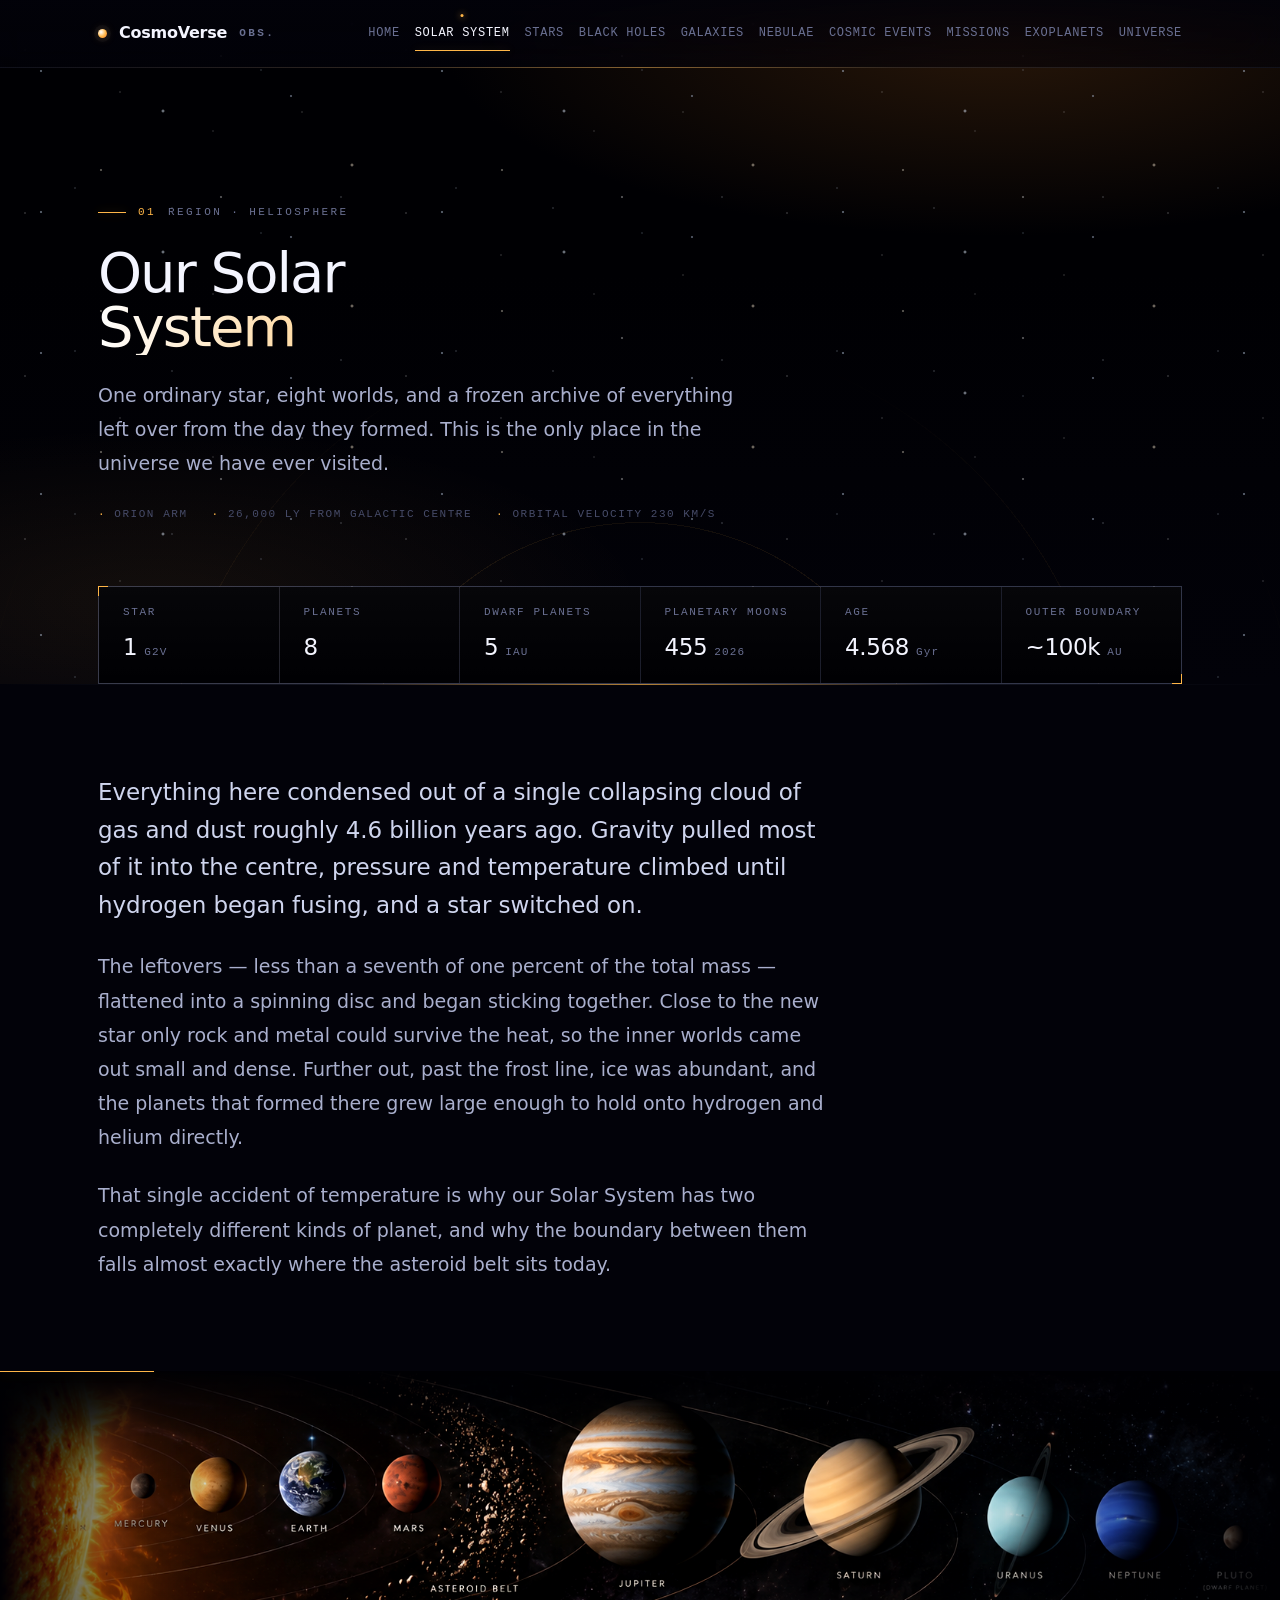
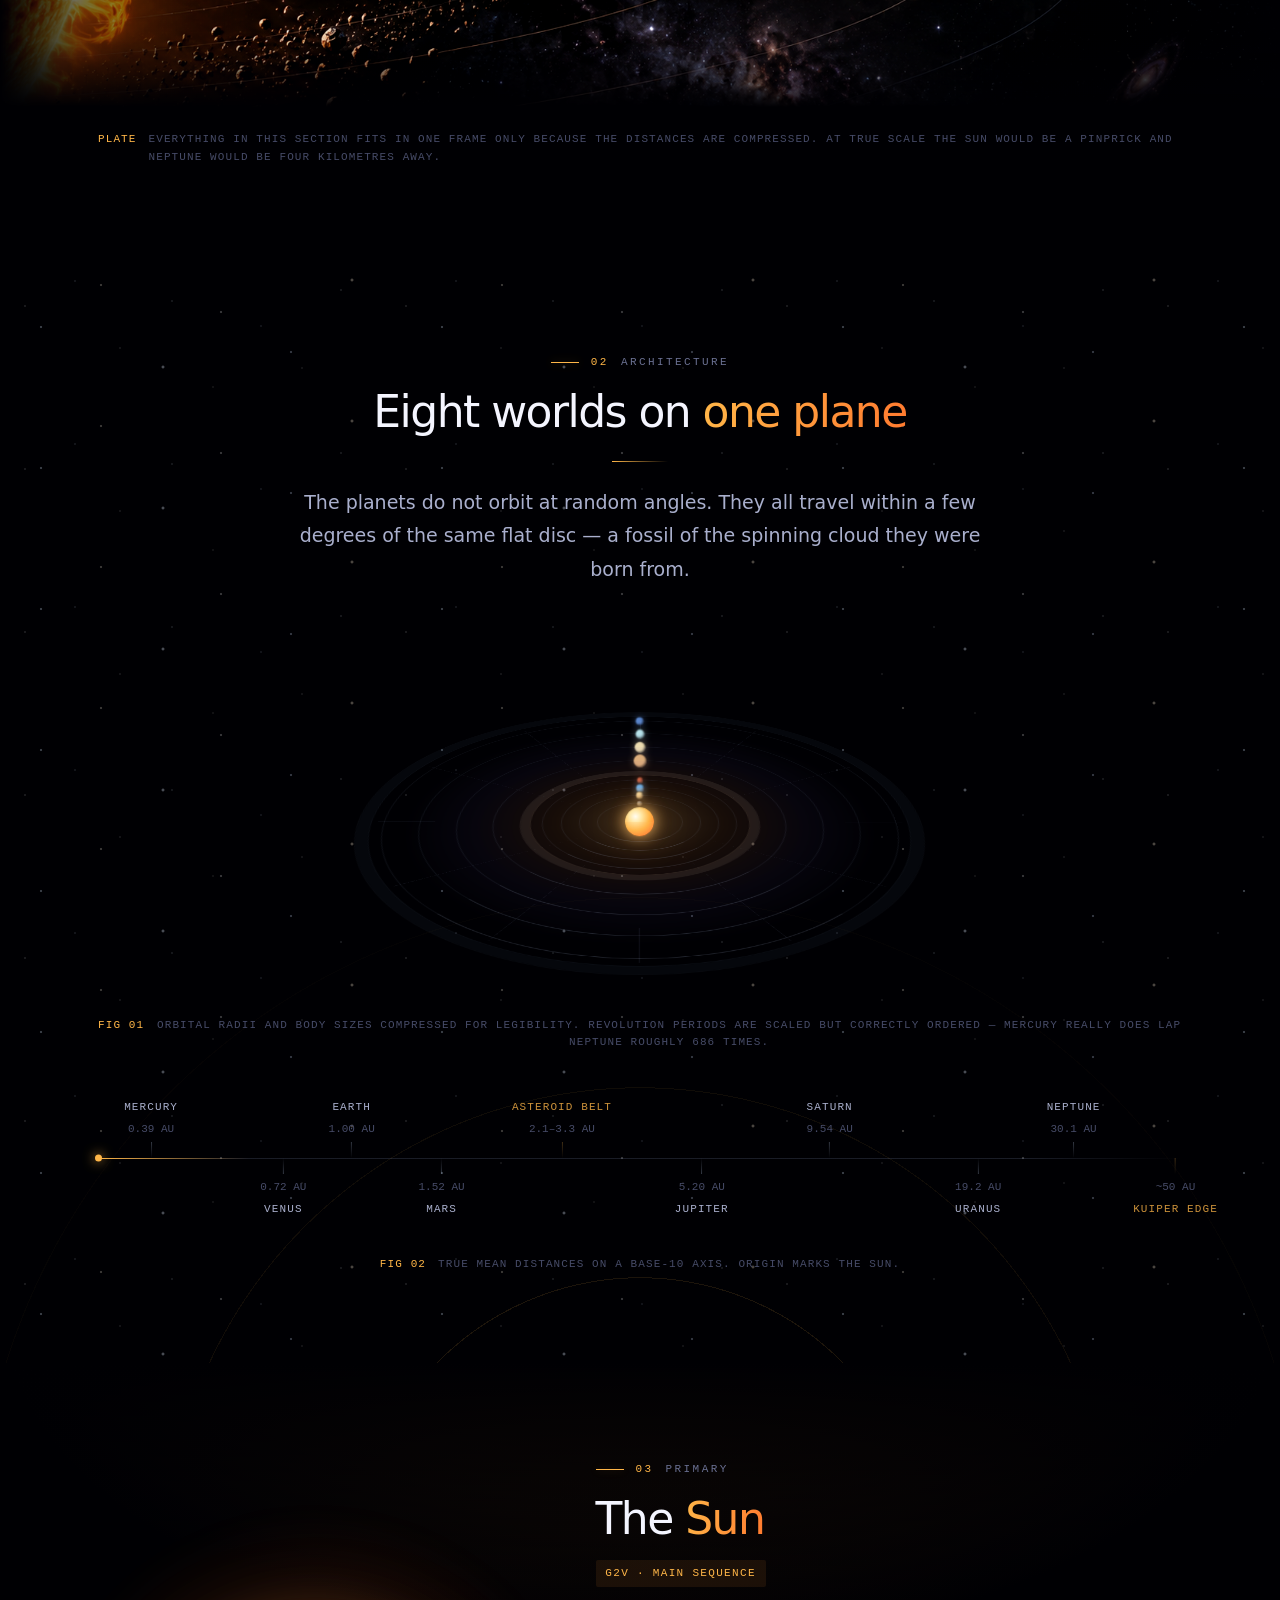
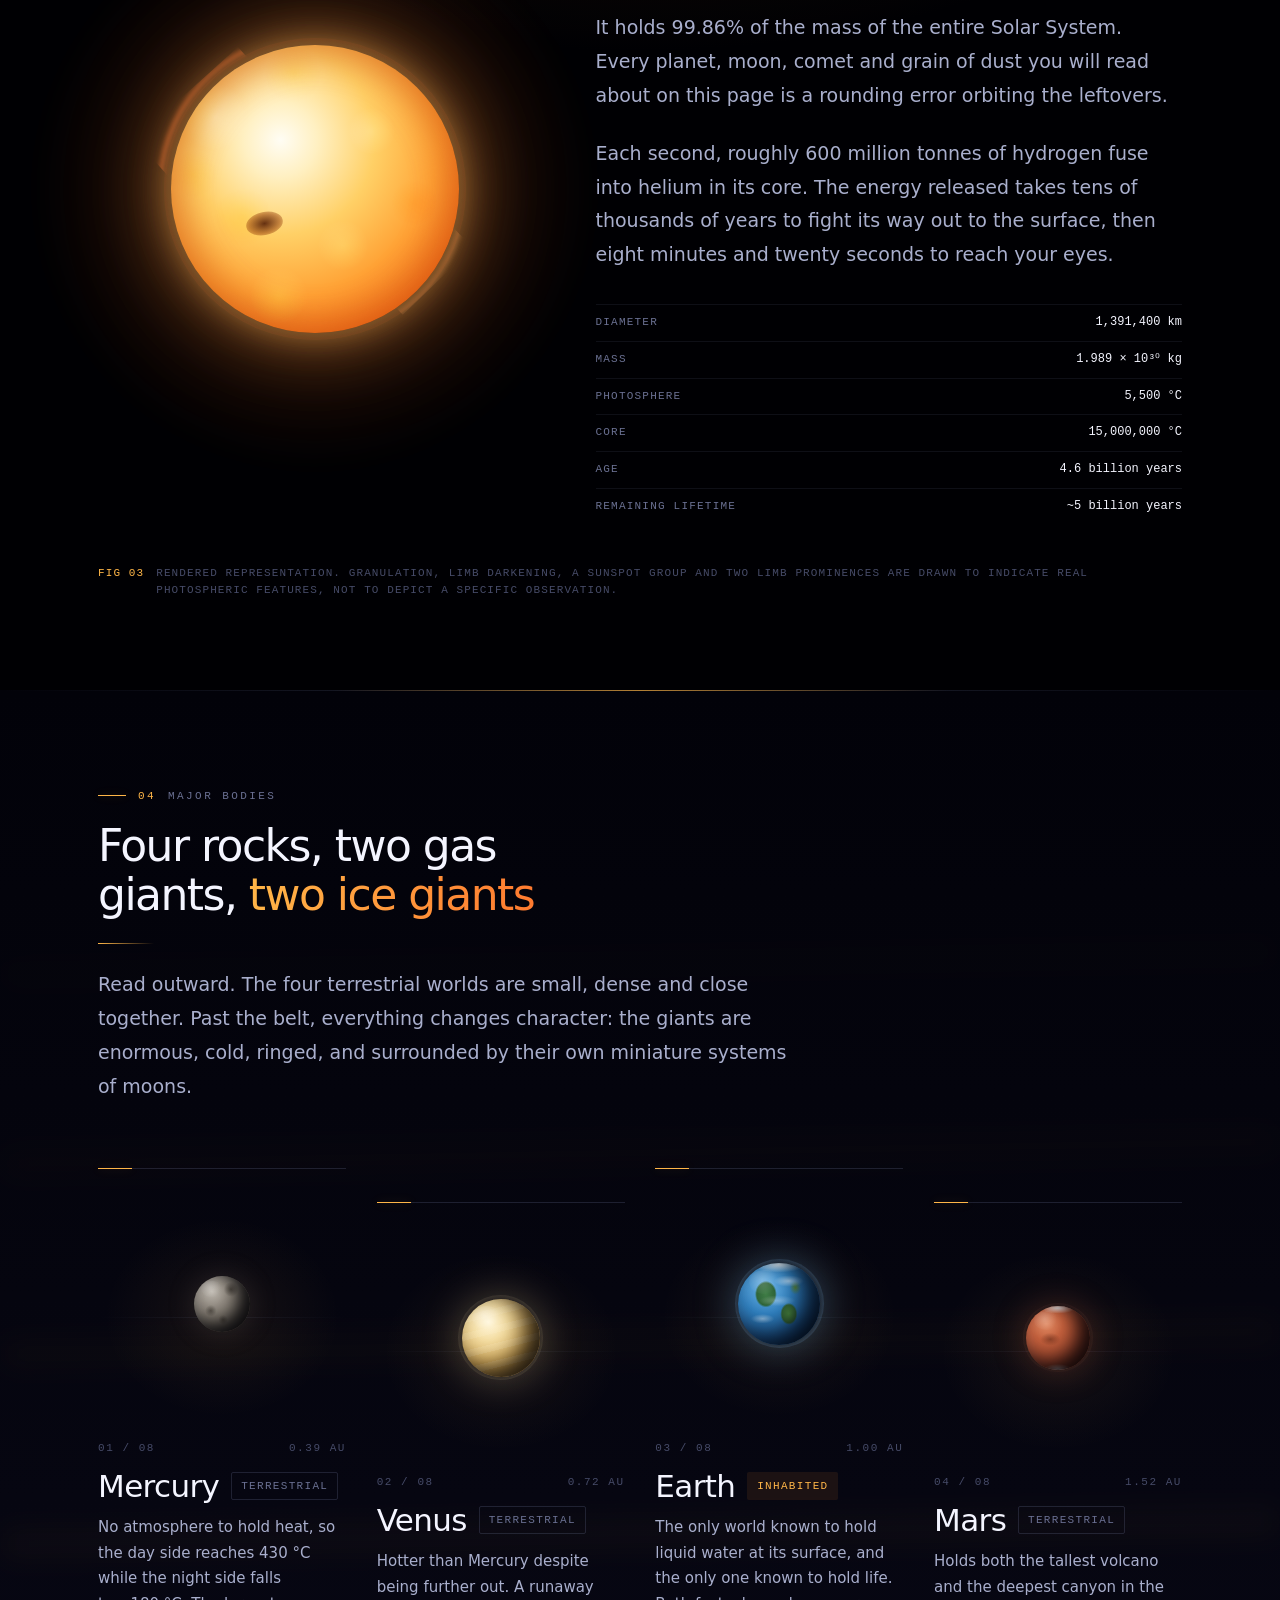
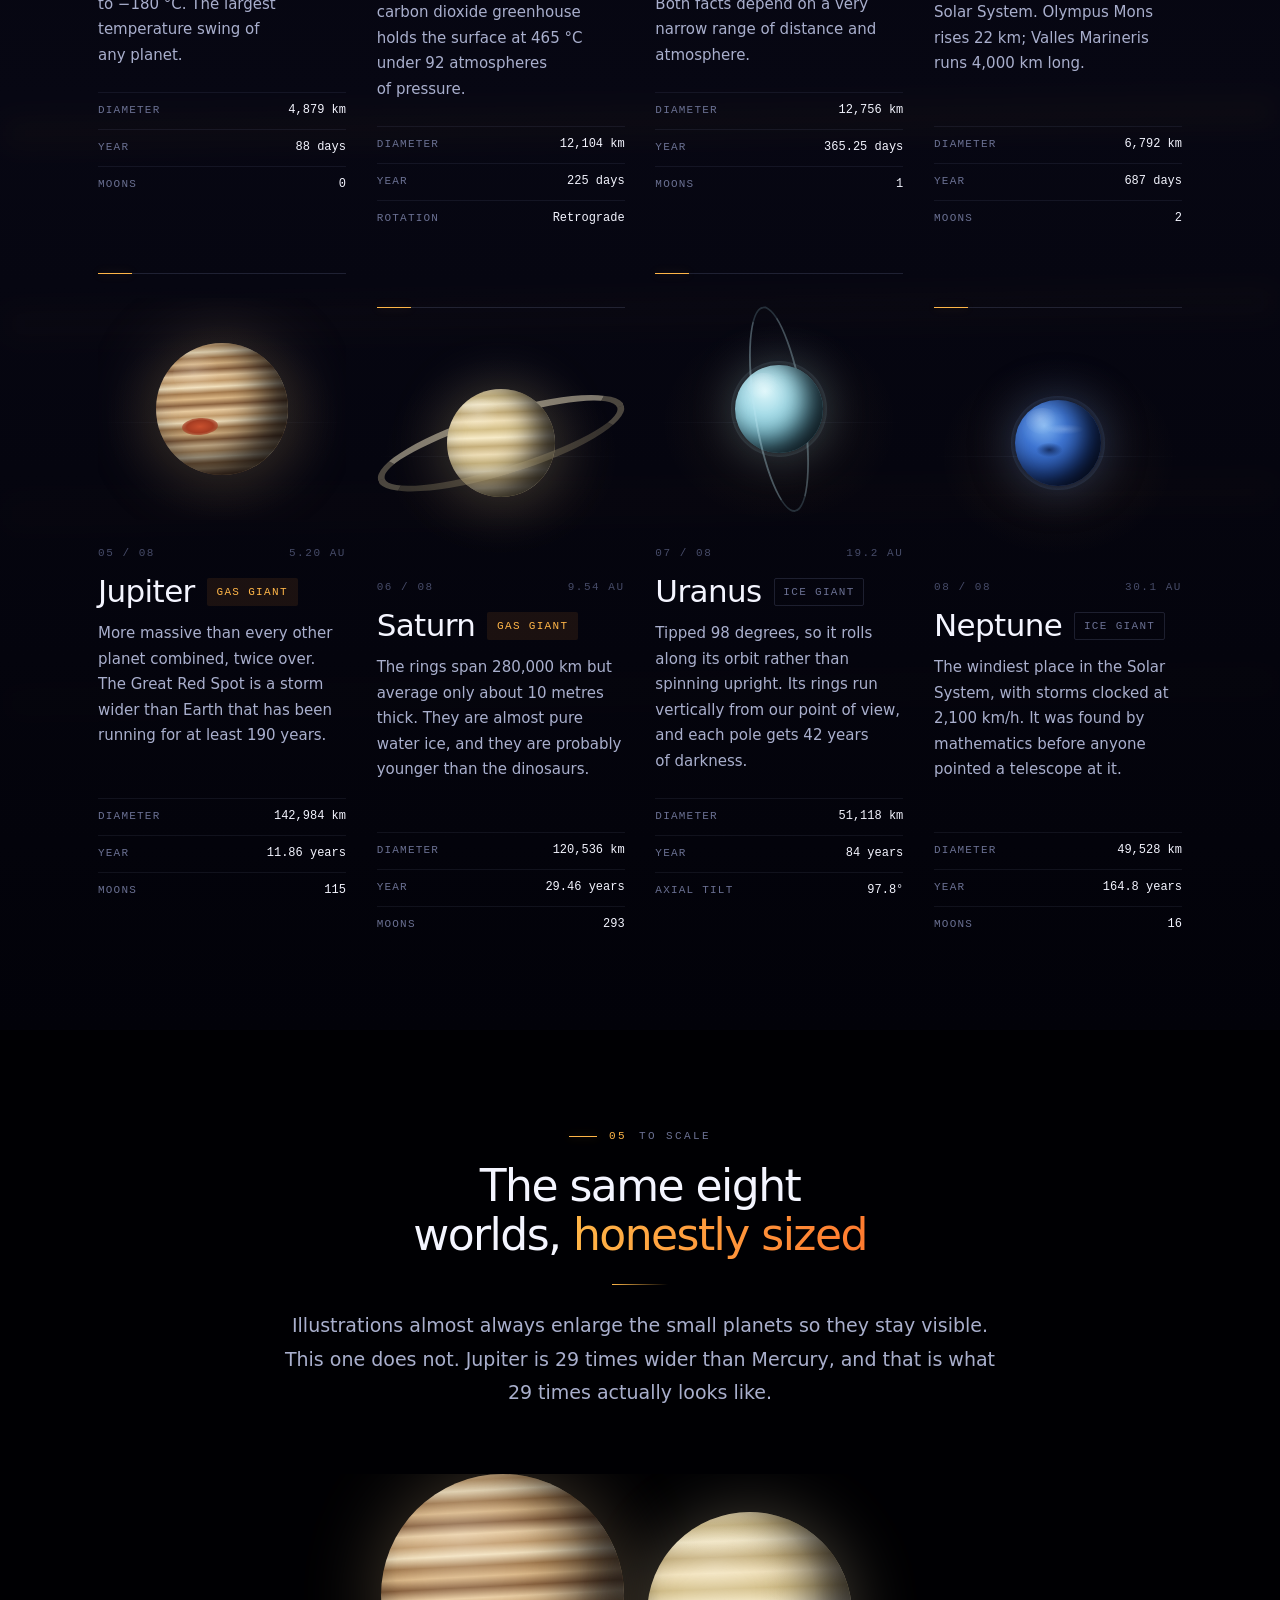
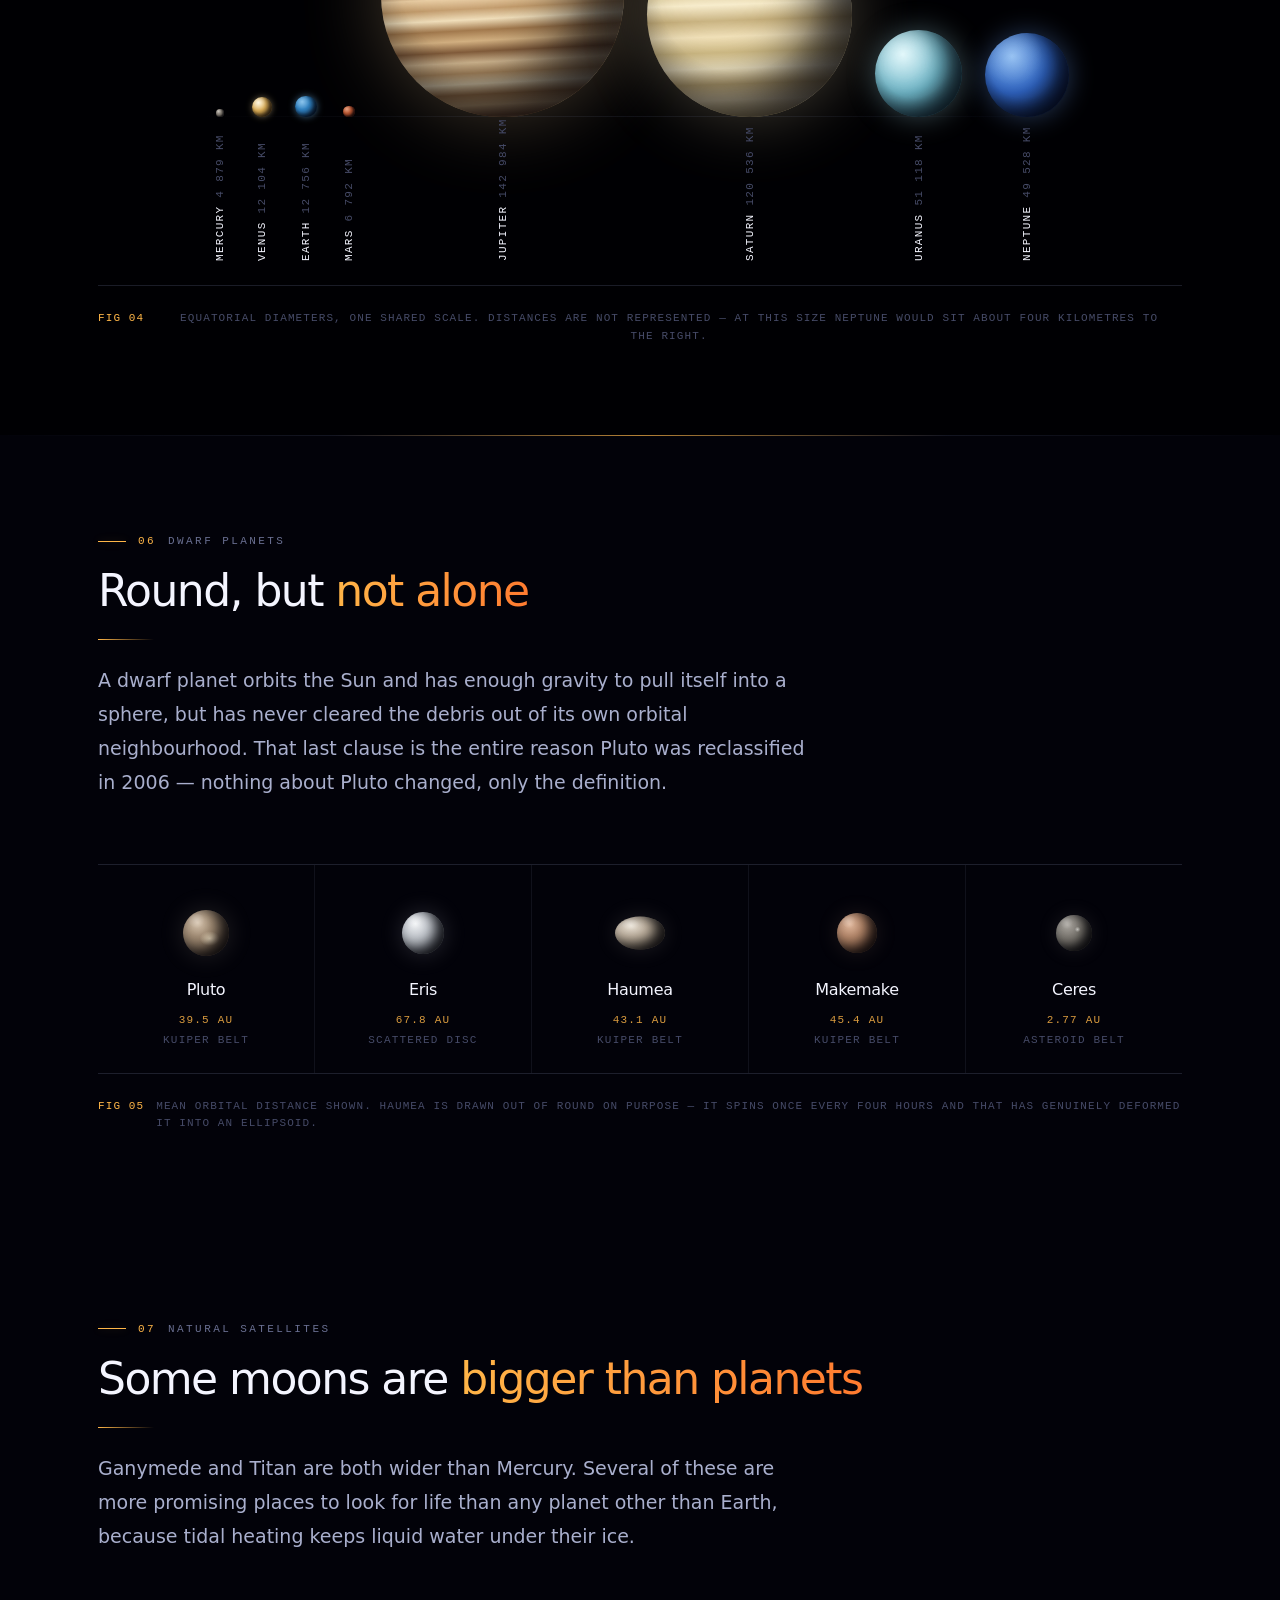
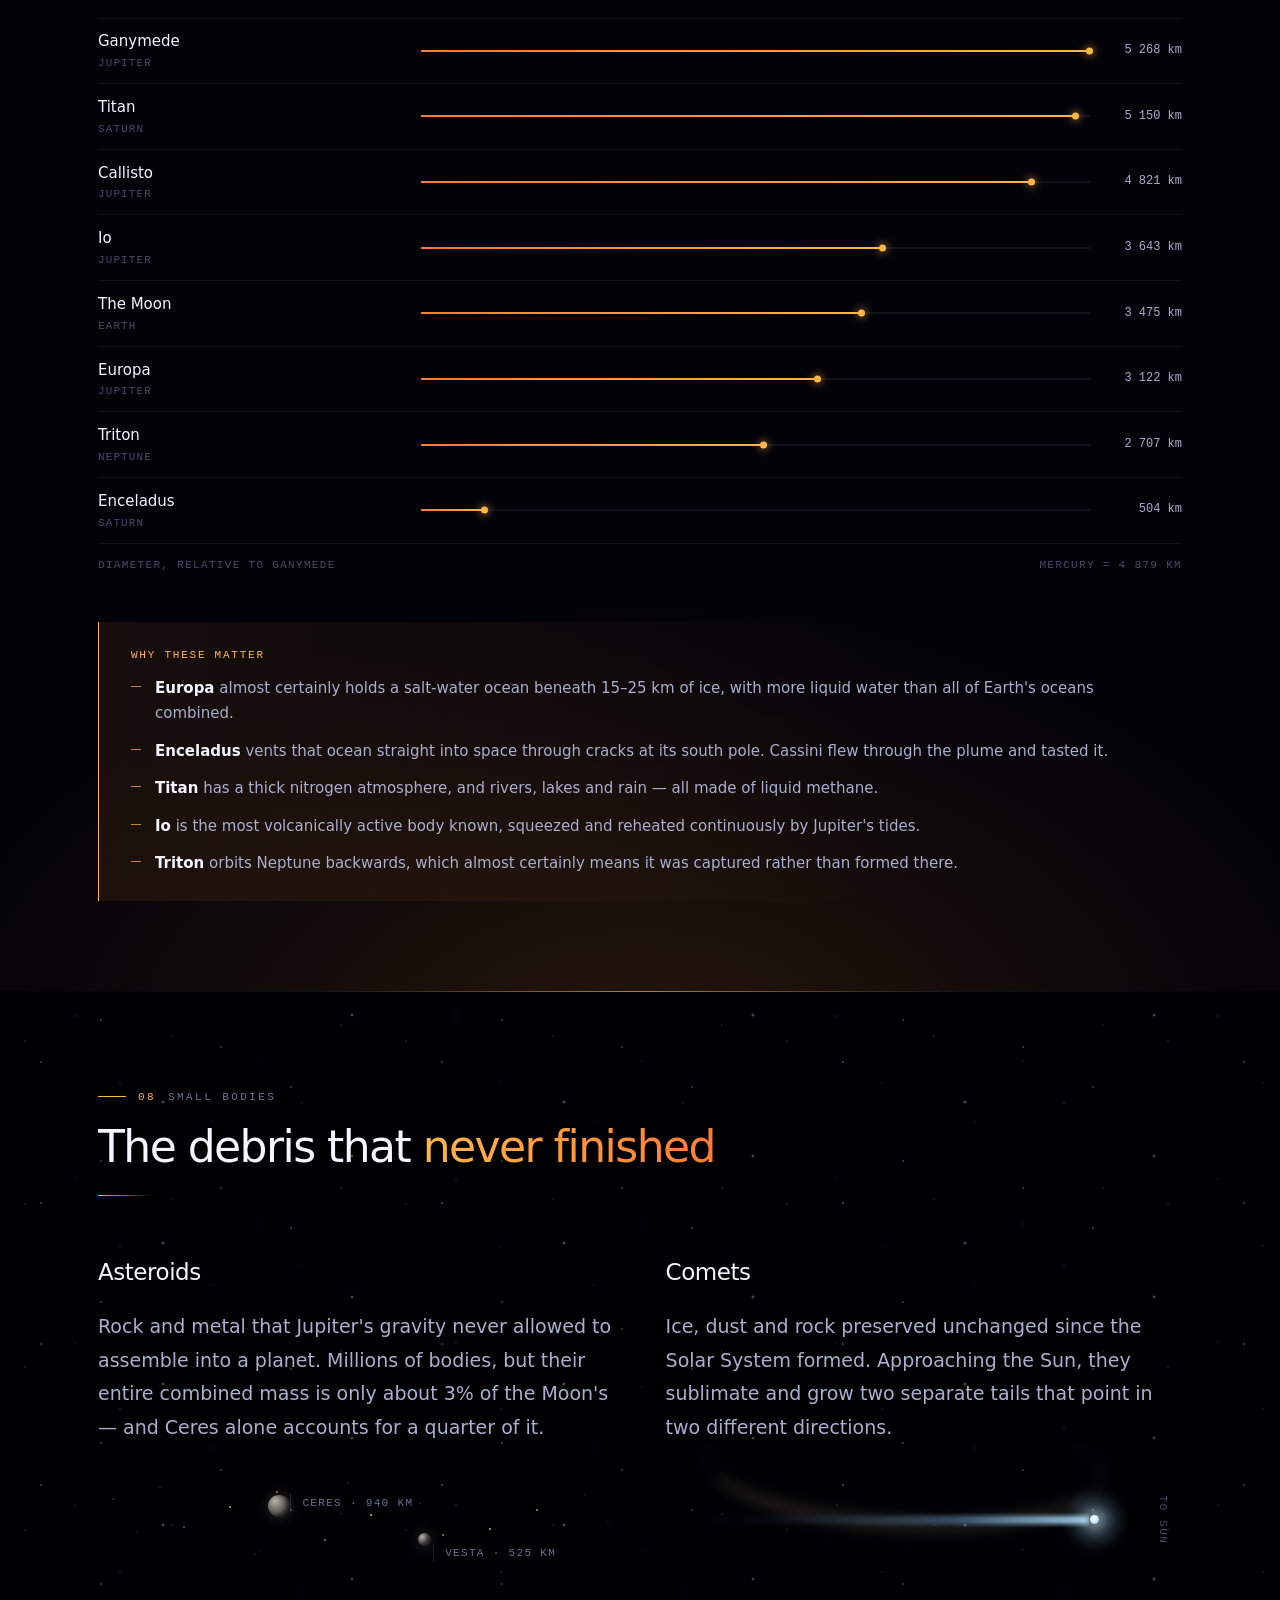
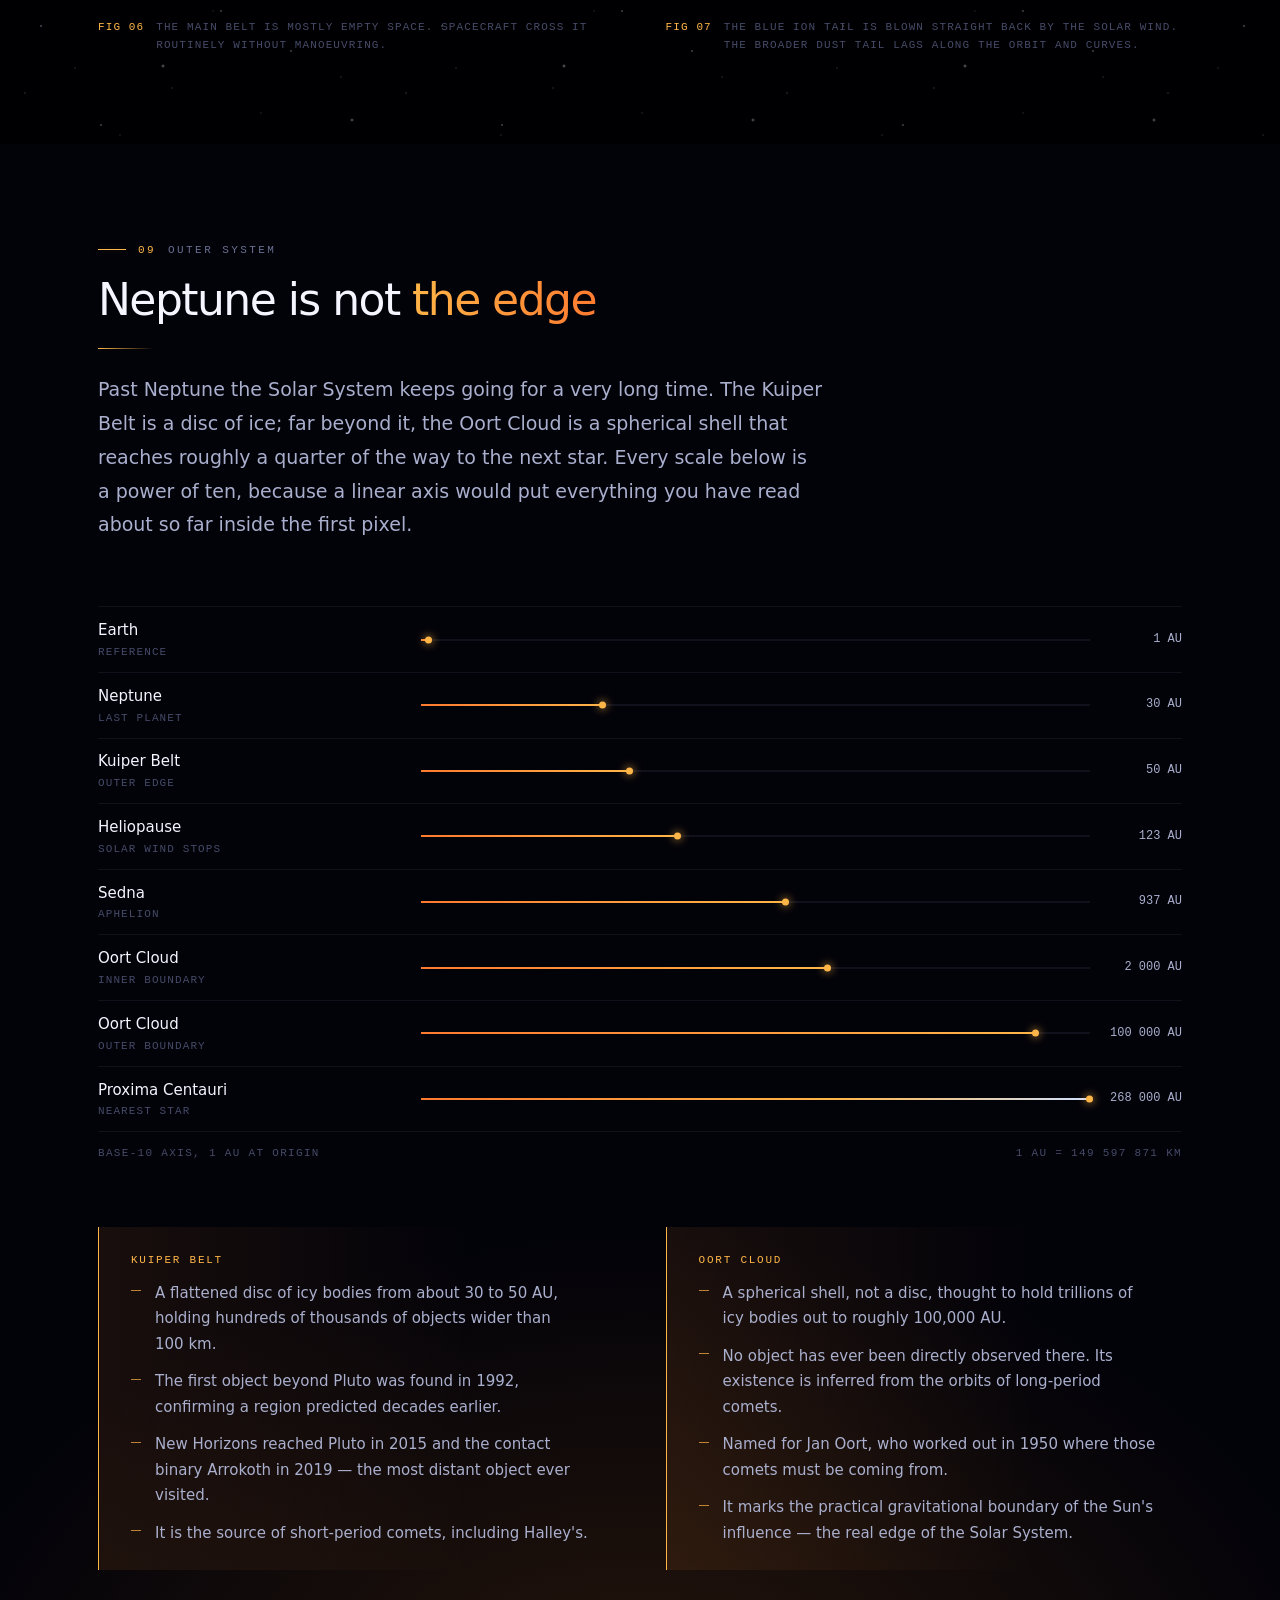
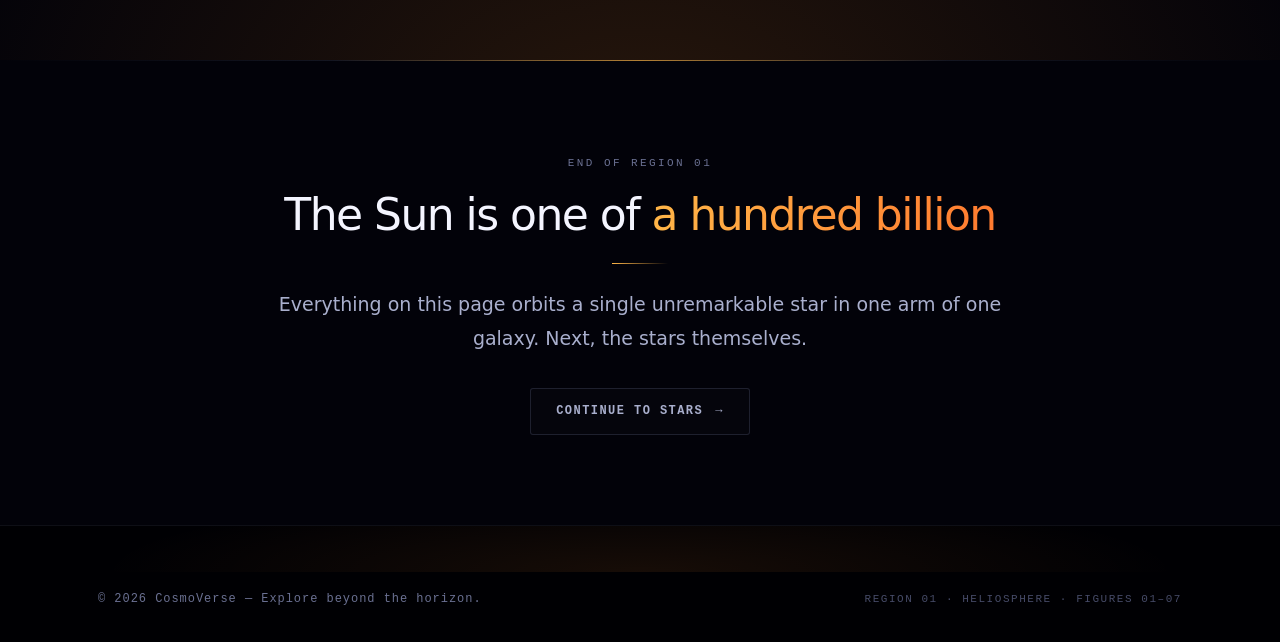
<file: solar-system/index.html>
<!DOCTYPE html>
<html lang="en">
<head>
    <meta charset="UTF-8">
    <meta name="viewport" content="width=device-width, initial-scale=1.0">
    <meta name="description" content="Explore our Solar System — the Sun, eight planets, dwarf planets, moons, asteroids, comets, and the frozen archive beyond Neptune.">
    <meta name="keywords" content="solar system, sun, planets, mercury, venus, earth, mars, jupiter, saturn, uranus, neptune, dwarf planets, moons, asteroids, comets, kuiper belt, oort cloud, astronomy">
    <meta name="author" content="CosmoVerse">
    <meta name="theme-color" content="#000003">
    <title>Solar System | CosmoVerse</title>
    <link rel="stylesheet" href="../css/style.css">
    <link rel="stylesheet" href="../css/components.css">
    <link rel="stylesheet" href="../css/solar-system.css">
</head>
<!-- dm-solar sets this page's entire palette. Every component
     below re-tunes itself from it. -->
<body class="dm-solar">
    <a href="#main" class="skip-link">Skip to content</a>

    <!-- Header / Navigation -->
    <header class="header">
        <div class="header-container">
            <a href="../index.html" class="logo">
                CosmoVerse
                <span class="logo-mark">Obs.</span>
            </a>

            <input type="checkbox" id="mobile-menu-checkbox" class="mobile-menu-checkbox">
            <label for="mobile-menu-checkbox" class="mobile-menu-toggle" aria-label="Toggle navigation menu">
                <span class="hamburger-line"></span>
                <span class="hamburger-line"></span>
                <span class="hamburger-line"></span>
            </label>

            <nav class="nav" aria-label="Main navigation">
                <ul class="nav-list">
                    <li><a href="../index.html" class="nav-link">Home</a></li>
                    <li><a href="index.html" class="nav-link active" aria-current="page">Solar System</a></li>
                    <li><a href="../stars/index.html" class="nav-link">Stars</a></li>
                    <li><a href="../black-holes/index.html" class="nav-link">Black Holes</a></li>
                    <li><a href="../galaxies/index.html" class="nav-link">Galaxies</a></li>
                    <li><a href="../nebulae/index.html" class="nav-link">Nebulae</a></li>
                    <li><a href="../cosmic-events/index.html" class="nav-link">Cosmic Events</a></li>
                    <li><a href="../missions/index.html" class="nav-link">Missions</a></li>
                    <li><a href="../exoplanets/index.html" class="nav-link">Exoplanets</a></li>
                    <li><a href="../universe/index.html" class="nav-link">Universe</a></li>
                </ul>
            </nav>
        </div>
    </header>

    <main id="main">

        <!-- ============================================================
             ARRIVAL
             The category hero: left-aligned, bottom-anchored, with the
             system's vital statistics docked at the horizon line.
             ============================================================ -->
        <section class="page-hero">
            <div class="field field--orbital" aria-hidden="true"></div>
            <div class="starfield" style="--stars-opacity:0.8" aria-hidden="true"></div>
            <div class="starfield-streak" aria-hidden="true"></div>

            <div class="container">
                <p class="eyebrow"><span class="eyebrow__id">01</span> Region &middot; Heliosphere</p>
                <h1 class="page-hero__title">Our Solar<em>System</em></h1>
                <p class="page-hero__lede">One ordinary star, eight worlds, and a frozen archive of everything left over from the day they formed. This is the only place in the universe we have ever visited.</p>
                <p class="page-hero__coords">
                    <span>Orion Arm</span>
                    <span>26,000 ly from galactic centre</span>
                    <span>Orbital velocity 230 km/s</span>
                </p>
            </div>

            <div class="page-hero__dock">
                <div class="container">
                    <dl class="readout readout--flush">
                        <div class="readout__cell">
                            <dt>Star</dt>
                            <dd>1 <small>G2V</small></dd>
                        </div>
                        <div class="readout__cell">
                            <dt>Planets</dt>
                            <dd>8</dd>
                        </div>
                        <div class="readout__cell">
                            <dt>Dwarf planets</dt>
                            <dd>5 <small>IAU</small></dd>
                        </div>
                        <div class="readout__cell">
                            <dt>Planetary moons</dt>
                            <dd>455 <small>2026</small></dd>
                        </div>
                        <div class="readout__cell">
                            <dt>Age</dt>
                            <dd>4.568 <small>Gyr</small></dd>
                        </div>
                        <div class="readout__cell">
                            <dt>Outer boundary</dt>
                            <dd>~100k <small>AU</small></dd>
                        </div>
                    </dl>
                </div>
            </div>
        </section>


        <!-- ============================================================
             ORIGIN
             ============================================================ -->
        <section class="shell shell--abyss shell--seam">
            <div class="container">
                <div class="prose prose--lede">
                    <p>Everything here condensed out of a single collapsing cloud of gas and dust roughly 4.6&nbsp;billion years ago. Gravity pulled most of it into the centre, pressure and temperature climbed until hydrogen began fusing, and a star switched on.</p>
                    <p>The leftovers — less than a seventh of one percent of the total mass — flattened into a spinning disc and began sticking together. Close to the new star only rock and metal could survive the heat, so the inner worlds came out small and dense. Further out, past the frost line, ice was abundant, and the planets that formed there grew large enough to hold onto hydrogen and helium directly.</p>
                    <p>That single accident of temperature is why our Solar System has two completely different kinds of planet, and why the boundary between them falls almost exactly where the asteroid belt sits today.</p>
                </div>
            </div>
        </section>


        <!-- ============================================================
             PLATE — the system in one frame
             Placed between the origin story and the orrery, so the
             photograph answers "what does it look like" before the
             diagram answers "how does it move". Cropped to the clean
             middle band of the source; see the plate imagery notes in
             components.css for why nothing shows a whole frame.
             ============================================================ -->
        <section class="shell shell--void" style="padding-top:0">
            <figure class="shot-figure">
                <div class="shot">
                    <img class="shot__img"
                         src="../images/solar-system.png"
                         alt="The Solar System seen almost edge-on: the Sun at the left throwing light across the plane, with the planets receding in order along the ecliptic."
                         decoding="async">
                </div>
                <div class="container">
                    <figcaption class="caption">
                        <span class="caption__id">Plate</span>
                        Everything in this section fits in one frame only because the distances are compressed. At true scale the Sun would be a pinprick and Neptune would be four kilometres away.
                    </figcaption>
                </div>
            </figure>
        </section>


        <!-- ============================================================
             ARCHITECTURE — the orrery
             The page's centrepiece. Orbits are tilted into the ecliptic
             with a real 3D transform, and each world revolves at a
             compressed but correctly ordered period.
             ============================================================ -->
        <section class="shell shell--void">
            <div class="field field--orbital" aria-hidden="true"></div>
            <div class="starfield" style="--stars-opacity:0.55" aria-hidden="true"></div>

            <div class="container">
                <header class="head head--center">
                    <p class="eyebrow"><span class="eyebrow__id">02</span> Architecture</p>
                    <h2 class="head__title">Eight worlds on <em>one plane</em></h2>
                    <div class="head__rule"></div>
                    <p class="head__lede">The planets do not orbit at random angles. They all travel within a few degrees of the same flat disc — a fossil of the spinning cloud they were born from.</p>
                </header>

                <div class="orrery" role="img" aria-label="Animated diagram of the eight planets orbiting the Sun, viewed at an angle to the ecliptic plane. Inner planets complete their orbits visibly faster than outer planets.">
                    <div class="orrery__stage" aria-hidden="true">
                        <div class="orrery__glow"></div>
                        <div class="orrery__grid"></div>

                        <div class="orrery__belt orrery__belt--asteroid"></div>
                        <div class="orrery__belt orrery__belt--kuiper"></div>

                        <div class="orbit orbit--mercury">
                            <div class="orbit__carrier"><div class="orbit__body"><span class="orbit__upright"><span class="orrery-dot"></span></span></div></div>
                        </div>
                        <div class="orbit orbit--venus">
                            <div class="orbit__carrier"><div class="orbit__body"><span class="orbit__upright"><span class="orrery-dot"></span></span></div></div>
                        </div>
                        <div class="orbit orbit--earth">
                            <div class="orbit__carrier"><div class="orbit__body"><span class="orbit__upright"><span class="orrery-dot"></span></span></div></div>
                        </div>
                        <div class="orbit orbit--mars">
                            <div class="orbit__carrier"><div class="orbit__body"><span class="orbit__upright"><span class="orrery-dot"></span></span></div></div>
                        </div>
                        <div class="orbit orbit--jupiter">
                            <div class="orbit__carrier"><div class="orbit__body"><span class="orbit__upright"><span class="orrery-dot"></span></span></div></div>
                        </div>
                        <div class="orbit orbit--saturn">
                            <div class="orbit__carrier"><div class="orbit__body"><span class="orbit__upright"><span class="orrery-dot"></span></span></div></div>
                        </div>
                        <div class="orbit orbit--uranus">
                            <div class="orbit__carrier"><div class="orbit__body"><span class="orbit__upright"><span class="orrery-dot"></span></span></div></div>
                        </div>
                        <div class="orbit orbit--neptune">
                            <div class="orbit__carrier"><div class="orbit__body"><span class="orbit__upright"><span class="orrery-dot"></span></span></div></div>
                        </div>

                        <div class="orrery__sun"></div>
                    </div>
                </div>

                <p class="caption caption--center">
                    <span class="caption__id">Fig 01</span>
                    Orbital radii and body sizes compressed for legibility. Revolution periods are scaled but correctly ordered — Mercury really does lap Neptune roughly 686 times.
                </p>

                <!-- The diagram above compresses distance. The rail below
                     states it honestly, on a base-10 axis. -->
                <div class="rail rail--au" role="img" aria-label="Logarithmic distance scale in astronomical units, from Mercury at 0.39 AU to the outer edge of the Kuiper Belt near 50 AU.">
                    <span class="rail__mark rail__mark--up rail__mark--mercury">
                        <em class="rail__name">Mercury</em><b class="rail__value">0.39 AU</b><i class="rail__tick"></i>
                    </span>
                    <span class="rail__mark rail__mark--down rail__mark--venus">
                        <em class="rail__name">Venus</em><b class="rail__value">0.72 AU</b><i class="rail__tick"></i>
                    </span>
                    <span class="rail__mark rail__mark--up rail__mark--earth">
                        <em class="rail__name">Earth</em><b class="rail__value">1.00 AU</b><i class="rail__tick"></i>
                    </span>
                    <span class="rail__mark rail__mark--down rail__mark--mars">
                        <em class="rail__name">Mars</em><b class="rail__value">1.52 AU</b><i class="rail__tick"></i>
                    </span>
                    <span class="rail__mark rail__mark--up rail__mark--region rail__mark--belt">
                        <em class="rail__name">Asteroid Belt</em><b class="rail__value">2.1–3.3 AU</b><i class="rail__tick"></i>
                    </span>
                    <span class="rail__mark rail__mark--down rail__mark--jupiter">
                        <em class="rail__name">Jupiter</em><b class="rail__value">5.20 AU</b><i class="rail__tick"></i>
                    </span>
                    <span class="rail__mark rail__mark--up rail__mark--saturn">
                        <em class="rail__name">Saturn</em><b class="rail__value">9.54 AU</b><i class="rail__tick"></i>
                    </span>
                    <span class="rail__mark rail__mark--down rail__mark--uranus">
                        <em class="rail__name">Uranus</em><b class="rail__value">19.2 AU</b><i class="rail__tick"></i>
                    </span>
                    <span class="rail__mark rail__mark--up rail__mark--neptune">
                        <em class="rail__name">Neptune</em><b class="rail__value">30.1 AU</b><i class="rail__tick"></i>
                    </span>
                    <span class="rail__mark rail__mark--down rail__mark--region rail__mark--kuiper">
                        <em class="rail__name">Kuiper edge</em><b class="rail__value">~50 AU</b><i class="rail__tick"></i>
                    </span>
                </div>

                <p class="caption caption--center">
                    <span class="caption__id">Fig 02</span>
                    True mean distances on a base-10 axis. Origin marks the Sun.
                </p>
            </div>
        </section>


        <!-- ============================================================
             THE SUN
             shell--lit: the section is illuminated from above by the
             object it describes.
             ============================================================ -->
        <section class="shell shell--lit">
            <div class="container">
                <div class="stellar-block">
                    <div>
                        <div class="sun-render" aria-hidden="true">
                            <span class="sun-render__corona"></span>
                            <span class="sun-render__prominence"></span>
                            <span class="sun-render__prominence sun-render__prominence--b"></span>
                            <span class="sun-render__disc">
                                <span class="sun-render__granules"></span>
                                <span class="sun-render__spot"></span>
                            </span>
                            <span class="sun-render__rim"></span>
                        </div>
                    </div>

                    <div>
                        <p class="eyebrow"><span class="eyebrow__id">03</span> Primary</p>
                        <h2 class="head__title">The <em>Sun</em></h2>
                        <p class="chip" style="margin-top:1rem">G2V &middot; Main sequence</p>

                        <p class="head__lede">It holds 99.86% of the mass of the entire Solar System. Every planet, moon, comet and grain of dust you will read about on this page is a rounding error orbiting the leftovers.</p>
                        <p class="head__lede">Each second, roughly 600 million tonnes of hydrogen fuse into helium in its core. The energy released takes tens of thousands of years to fight its way out to the surface, then eight minutes and twenty seconds to reach your eyes.</p>

                        <dl class="spec" style="margin-top:2rem">
                            <div class="spec__row"><dt>Diameter</dt><dd>1,391,400 km</dd></div>
                            <div class="spec__row"><dt>Mass</dt><dd>1.989 × 10³⁰ kg</dd></div>
                            <div class="spec__row"><dt>Photosphere</dt><dd>5,500 °C</dd></div>
                            <div class="spec__row"><dt>Core</dt><dd>15,000,000 °C</dd></div>
                            <div class="spec__row"><dt>Age</dt><dd>4.6 billion years</dd></div>
                            <div class="spec__row"><dt>Remaining lifetime</dt><dd>~5 billion years</dd></div>
                        </dl>
                    </div>
                </div>

                <p class="caption" style="margin-top:2.5rem">
                    <span class="caption__id">Fig 03</span>
                    Rendered representation. Granulation, limb darkening, a sunspot group and two limb prominences are drawn to indicate real photospheric features, not to depict a specific observation.
                </p>
            </div>
        </section>


        <!-- ============================================================
             THE EIGHT PLANETS
             Observation plates, not cards: one hairline each, an accent
             rule that runs on hover, staggered so the grid never reads
             as a row of equal tiles.
             ============================================================ -->
        <section class="shell shell--atmos shell--seam">
            <div class="field field--banded" aria-hidden="true"></div>

            <div class="container">
                <header class="head">
                    <p class="eyebrow"><span class="eyebrow__id">04</span> Major bodies</p>
                    <h2 class="head__title">Four rocks, two gas giants, <em>two ice giants</em></h2>
                    <div class="head__rule"></div>
                    <p class="head__lede">Read outward. The four terrestrial worlds are small, dense and close together. Past the belt, everything changes character: the giants are enormous, cold, ringed, and surrounded by their own miniature systems of moons.</p>
                </header>

                <div class="plate-grid plate-grid--tall plate-grid--stagger">

                    <article class="plate">
                        <div class="plate__stage">
                            <span class="orb orb--mercury" aria-hidden="true">
                                <span class="orb__body"></span>
                            </span>
                        </div>
                        <div class="plate__meta">
                            <span class="plate__index">01 / 08</span>
                            <span class="plate__index">0.39 AU</span>
                        </div>
                        <div class="plate__title-row">
                            <h3 class="plate__title">Mercury</h3>
                            <span class="chip chip--outline">Terrestrial</span>
                        </div>
                        <p class="plate__text">No atmosphere to hold heat, so the day side reaches 430&nbsp;°C while the night side falls to −180&nbsp;°C. The largest temperature swing of any planet.</p>
                        <dl class="spec plate__spec">
                            <div class="spec__row"><dt>Diameter</dt><dd>4,879 km</dd></div>
                            <div class="spec__row"><dt>Year</dt><dd>88 days</dd></div>
                            <div class="spec__row"><dt>Moons</dt><dd>0</dd></div>
                        </dl>
                    </article>

                    <article class="plate">
                        <div class="plate__stage">
                            <span class="orb orb--venus" aria-hidden="true">
                                <span class="orb__limb"></span>
                                <span class="orb__body"></span>
                            </span>
                        </div>
                        <div class="plate__meta">
                            <span class="plate__index">02 / 08</span>
                            <span class="plate__index">0.72 AU</span>
                        </div>
                        <div class="plate__title-row">
                            <h3 class="plate__title">Venus</h3>
                            <span class="chip chip--outline">Terrestrial</span>
                        </div>
                        <p class="plate__text">Hotter than Mercury despite being further out. A runaway carbon dioxide greenhouse holds the surface at 465&nbsp;°C under 92 atmospheres of pressure.</p>
                        <dl class="spec plate__spec">
                            <div class="spec__row"><dt>Diameter</dt><dd>12,104 km</dd></div>
                            <div class="spec__row"><dt>Year</dt><dd>225 days</dd></div>
                            <div class="spec__row"><dt>Rotation</dt><dd>Retrograde</dd></div>
                        </dl>
                    </article>

                    <article class="plate">
                        <div class="plate__stage">
                            <span class="orb orb--earth" aria-hidden="true">
                                <span class="orb__limb"></span>
                                <span class="orb__body"></span>
                            </span>
                        </div>
                        <div class="plate__meta">
                            <span class="plate__index">03 / 08</span>
                            <span class="plate__index">1.00 AU</span>
                        </div>
                        <div class="plate__title-row">
                            <h3 class="plate__title">Earth</h3>
                            <span class="chip">Inhabited</span>
                        </div>
                        <p class="plate__text">The only world known to hold liquid water at its surface, and the only one known to hold life. Both facts depend on a very narrow range of distance and atmosphere.</p>
                        <dl class="spec plate__spec">
                            <div class="spec__row"><dt>Diameter</dt><dd>12,756 km</dd></div>
                            <div class="spec__row"><dt>Year</dt><dd>365.25 days</dd></div>
                            <div class="spec__row"><dt>Moons</dt><dd>1</dd></div>
                        </dl>
                    </article>

                    <article class="plate">
                        <div class="plate__stage">
                            <span class="orb orb--mars" aria-hidden="true">
                                <span class="orb__limb"></span>
                                <span class="orb__body"></span>
                            </span>
                        </div>
                        <div class="plate__meta">
                            <span class="plate__index">04 / 08</span>
                            <span class="plate__index">1.52 AU</span>
                        </div>
                        <div class="plate__title-row">
                            <h3 class="plate__title">Mars</h3>
                            <span class="chip chip--outline">Terrestrial</span>
                        </div>
                        <p class="plate__text">Holds both the tallest volcano and the deepest canyon in the Solar System. Olympus Mons rises 22&nbsp;km; Valles Marineris runs 4,000&nbsp;km long.</p>
                        <dl class="spec plate__spec">
                            <div class="spec__row"><dt>Diameter</dt><dd>6,792 km</dd></div>
                            <div class="spec__row"><dt>Year</dt><dd>687 days</dd></div>
                            <div class="spec__row"><dt>Moons</dt><dd>2</dd></div>
                        </dl>
                    </article>

                    <article class="plate">
                        <div class="plate__stage">
                            <span class="orb orb--jupiter" aria-hidden="true">
                                <span class="orb__body">
                                    <span class="orb__mark"></span>
                                </span>
                            </span>
                        </div>
                        <div class="plate__meta">
                            <span class="plate__index">05 / 08</span>
                            <span class="plate__index">5.20 AU</span>
                        </div>
                        <div class="plate__title-row">
                            <h3 class="plate__title">Jupiter</h3>
                            <span class="chip">Gas giant</span>
                        </div>
                        <p class="plate__text">More massive than every other planet combined, twice over. The Great Red Spot is a storm wider than Earth that has been running for at least 190 years.</p>
                        <dl class="spec plate__spec">
                            <div class="spec__row"><dt>Diameter</dt><dd>142,984 km</dd></div>
                            <div class="spec__row"><dt>Year</dt><dd>11.86 years</dd></div>
                            <div class="spec__row"><dt>Moons</dt><dd>115</dd></div>
                        </dl>
                    </article>

                    <article class="plate">
                        <div class="plate__stage">
                            <span class="orb orb--saturn" aria-hidden="true">
                                <span class="orb__ring orb__ring--back"></span>
                                <span class="orb__body"></span>
                                <span class="orb__ring orb__ring--front"></span>
                            </span>
                        </div>
                        <div class="plate__meta">
                            <span class="plate__index">06 / 08</span>
                            <span class="plate__index">9.54 AU</span>
                        </div>
                        <div class="plate__title-row">
                            <h3 class="plate__title">Saturn</h3>
                            <span class="chip">Gas giant</span>
                        </div>
                        <p class="plate__text">The rings span 280,000&nbsp;km but average only about 10&nbsp;metres thick. They are almost pure water ice, and they are probably younger than the dinosaurs.</p>
                        <dl class="spec plate__spec">
                            <div class="spec__row"><dt>Diameter</dt><dd>120,536 km</dd></div>
                            <div class="spec__row"><dt>Year</dt><dd>29.46 years</dd></div>
                            <div class="spec__row"><dt>Moons</dt><dd>293</dd></div>
                        </dl>
                    </article>

                    <article class="plate">
                        <div class="plate__stage">
                            <span class="orb orb--uranus" aria-hidden="true">
                                <span class="orb__ring orb__ring--far-side"></span>
                                <span class="orb__limb"></span>
                                <span class="orb__body"></span>
                                <span class="orb__ring orb__ring--near-side"></span>
                            </span>
                        </div>
                        <div class="plate__meta">
                            <span class="plate__index">07 / 08</span>
                            <span class="plate__index">19.2 AU</span>
                        </div>
                        <div class="plate__title-row">
                            <h3 class="plate__title">Uranus</h3>
                            <span class="chip chip--outline">Ice giant</span>
                        </div>
                        <p class="plate__text">Tipped 98 degrees, so it rolls along its orbit rather than spinning upright. Its rings run vertically from our point of view, and each pole gets 42 years of darkness.</p>
                        <dl class="spec plate__spec">
                            <div class="spec__row"><dt>Diameter</dt><dd>51,118 km</dd></div>
                            <div class="spec__row"><dt>Year</dt><dd>84 years</dd></div>
                            <div class="spec__row"><dt>Axial tilt</dt><dd>97.8°</dd></div>
                        </dl>
                    </article>

                    <article class="plate">
                        <div class="plate__stage">
                            <span class="orb orb--neptune" aria-hidden="true">
                                <span class="orb__limb"></span>
                                <span class="orb__body"></span>
                            </span>
                        </div>
                        <div class="plate__meta">
                            <span class="plate__index">08 / 08</span>
                            <span class="plate__index">30.1 AU</span>
                        </div>
                        <div class="plate__title-row">
                            <h3 class="plate__title">Neptune</h3>
                            <span class="chip chip--outline">Ice giant</span>
                        </div>
                        <p class="plate__text">The windiest place in the Solar System, with storms clocked at 2,100&nbsp;km/h. It was found by mathematics before anyone pointed a telescope at it.</p>
                        <dl class="spec plate__spec">
                            <div class="spec__row"><dt>Diameter</dt><dd>49,528 km</dd></div>
                            <div class="spec__row"><dt>Year</dt><dd>164.8 years</dd></div>
                            <div class="spec__row"><dt>Moons</dt><dd>16</dd></div>
                        </dl>
                    </article>

                </div>
            </div>
        </section>


        <!-- ============================================================
             TRUE SCALE
             Every other figure on this page compresses something. This
             one does not, and it says so.
             ============================================================ -->
        <section class="shell shell--void">
            <div class="container">
                <header class="head head--center">
                    <p class="eyebrow"><span class="eyebrow__id">05</span> To scale</p>
                    <h2 class="head__title">The same eight worlds, <em>honestly sized</em></h2>
                    <div class="head__rule"></div>
                    <p class="head__lede">Illustrations almost always enlarge the small planets so they stay visible. This one does not. Jupiter is 29 times wider than Mercury, and that is what 29 times actually looks like.</p>
                </header>

                <div class="scale-figure">
                    <div class="scale-strip" role="img" aria-label="The eight planets drawn to a single diameter scale. Mercury at 4,879 km is barely visible beside Jupiter at 142,984 km.">
                        <div class="scale-item scale-item--mercury">
                            <span class="scale-disc"></span>
                            <span class="scale-item__label"><b>Mercury</b> <span>4 879 km</span></span>
                        </div>
                        <div class="scale-item scale-item--venus">
                            <span class="scale-disc"></span>
                            <span class="scale-item__label"><b>Venus</b> <span>12 104 km</span></span>
                        </div>
                        <div class="scale-item scale-item--earth">
                            <span class="scale-disc"></span>
                            <span class="scale-item__label"><b>Earth</b> <span>12 756 km</span></span>
                        </div>
                        <div class="scale-item scale-item--mars">
                            <span class="scale-disc"></span>
                            <span class="scale-item__label"><b>Mars</b> <span>6 792 km</span></span>
                        </div>
                        <div class="scale-item scale-item--jupiter">
                            <span class="scale-disc"></span>
                            <span class="scale-item__label"><b>Jupiter</b> <span>142 984 km</span></span>
                        </div>
                        <div class="scale-item scale-item--saturn">
                            <span class="scale-disc"></span>
                            <span class="scale-item__label"><b>Saturn</b> <span>120 536 km</span></span>
                        </div>
                        <div class="scale-item scale-item--uranus">
                            <span class="scale-disc"></span>
                            <span class="scale-item__label"><b>Uranus</b> <span>51 118 km</span></span>
                        </div>
                        <div class="scale-item scale-item--neptune">
                            <span class="scale-disc"></span>
                            <span class="scale-item__label"><b>Neptune</b> <span>49 528 km</span></span>
                        </div>
                    </div>
                </div>

                <p class="caption caption--center">
                    <span class="caption__id">Fig 04</span>
                    Equatorial diameters, one shared scale. Distances are not represented — at this size Neptune would sit about four kilometres to the right.
                </p>
            </div>
        </section>


        <!-- ============================================================
             DWARF PLANETS
             ============================================================ -->
        <section class="shell shell--abyss shell--seam">
            <div class="container">
                <header class="head">
                    <p class="eyebrow"><span class="eyebrow__id">06</span> Dwarf planets</p>
                    <h2 class="head__title">Round, but <em>not alone</em></h2>
                    <div class="head__rule"></div>
                    <p class="head__lede">A dwarf planet orbits the Sun and has enough gravity to pull itself into a sphere, but has never cleared the debris out of its own orbital neighbourhood. That last clause is the entire reason Pluto was reclassified in 2006 — nothing about Pluto changed, only the definition.</p>
                </header>

                <div class="catalogue">
                    <div class="catalogue__item">
                        <div class="catalogue__stage">
                            <span class="orb orb--pluto" aria-hidden="true"><span class="orb__body"></span></span>
                        </div>
                        <h3 class="catalogue__name">Pluto</h3>
                        <p class="catalogue__where"><b>39.5 AU</b>Kuiper Belt</p>
                    </div>
                    <div class="catalogue__item">
                        <div class="catalogue__stage">
                            <span class="orb orb--eris" aria-hidden="true"><span class="orb__body"></span></span>
                        </div>
                        <h3 class="catalogue__name">Eris</h3>
                        <p class="catalogue__where"><b>67.8 AU</b>Scattered Disc</p>
                    </div>
                    <div class="catalogue__item">
                        <div class="catalogue__stage">
                            <span class="orb orb--haumea" aria-hidden="true"><span class="orb__body"></span></span>
                        </div>
                        <h3 class="catalogue__name">Haumea</h3>
                        <p class="catalogue__where"><b>43.1 AU</b>Kuiper Belt</p>
                    </div>
                    <div class="catalogue__item">
                        <div class="catalogue__stage">
                            <span class="orb orb--makemake" aria-hidden="true"><span class="orb__body"></span></span>
                        </div>
                        <h3 class="catalogue__name">Makemake</h3>
                        <p class="catalogue__where"><b>45.4 AU</b>Kuiper Belt</p>
                    </div>
                    <div class="catalogue__item">
                        <div class="catalogue__stage">
                            <span class="orb orb--ceres" aria-hidden="true"><span class="orb__body"></span></span>
                        </div>
                        <h3 class="catalogue__name">Ceres</h3>
                        <p class="catalogue__where"><b>2.77 AU</b>Asteroid Belt</p>
                    </div>
                </div>

                <p class="caption">
                    <span class="caption__id">Fig 05</span>
                    Mean orbital distance shown. Haumea is drawn out of round on purpose — it spins once every four hours and that has genuinely deformed it into an ellipsoid.
                </p>
            </div>
        </section>


        <!-- ============================================================
             MOONS
             shell--rise: lit from below, because the subject here sits
             beneath the giants described above it.
             ============================================================ -->
        <section class="shell shell--rise">
            <div class="container">
                <header class="head">
                    <p class="eyebrow"><span class="eyebrow__id">07</span> Natural satellites</p>
                    <h2 class="head__title">Some moons are <em>bigger than planets</em></h2>
                    <div class="head__rule"></div>
                    <p class="head__lede">Ganymede and Titan are both wider than Mercury. Several of these are more promising places to look for life than any planet other than Earth, because tidal heating keeps liquid water under their ice.</p>
                </header>

                <ol class="ledger ledger--moons" role="img" aria-label="The largest moons in the Solar System compared by diameter, from Ganymede at 5,268 kilometres to Enceladus at 504 kilometres.">
                    <li class="ledger__row ledger__row--ganymede">
                        <span class="ledger__label">Ganymede <small>Jupiter</small></span>
                        <span class="ledger__track"><span class="ledger__fill"></span></span>
                        <span class="ledger__value">5 268 km</span>
                    </li>
                    <li class="ledger__row ledger__row--titan">
                        <span class="ledger__label">Titan <small>Saturn</small></span>
                        <span class="ledger__track"><span class="ledger__fill"></span></span>
                        <span class="ledger__value">5 150 km</span>
                    </li>
                    <li class="ledger__row ledger__row--callisto">
                        <span class="ledger__label">Callisto <small>Jupiter</small></span>
                        <span class="ledger__track"><span class="ledger__fill"></span></span>
                        <span class="ledger__value">4 821 km</span>
                    </li>
                    <li class="ledger__row ledger__row--io">
                        <span class="ledger__label">Io <small>Jupiter</small></span>
                        <span class="ledger__track"><span class="ledger__fill"></span></span>
                        <span class="ledger__value">3 643 km</span>
                    </li>
                    <li class="ledger__row ledger__row--moon">
                        <span class="ledger__label">The Moon <small>Earth</small></span>
                        <span class="ledger__track"><span class="ledger__fill"></span></span>
                        <span class="ledger__value">3 475 km</span>
                    </li>
                    <li class="ledger__row ledger__row--europa">
                        <span class="ledger__label">Europa <small>Jupiter</small></span>
                        <span class="ledger__track"><span class="ledger__fill"></span></span>
                        <span class="ledger__value">3 122 km</span>
                    </li>
                    <li class="ledger__row ledger__row--triton">
                        <span class="ledger__label">Triton <small>Neptune</small></span>
                        <span class="ledger__track"><span class="ledger__fill"></span></span>
                        <span class="ledger__value">2 707 km</span>
                    </li>
                    <li class="ledger__row ledger__row--enceladus">
                        <span class="ledger__label">Enceladus <small>Saturn</small></span>
                        <span class="ledger__track"><span class="ledger__fill"></span></span>
                        <span class="ledger__value">504 km</span>
                    </li>
                </ol>

                <p class="ledger__caption">
                    <span>Diameter, relative to Ganymede</span>
                    <span>Mercury = 4 879 km</span>
                </p>

                <div class="note" style="margin-top:3rem">
                    <span class="note__title">Why these matter</span>
                    <ul class="note__list">
                        <li><strong>Europa</strong> almost certainly holds a salt-water ocean beneath 15–25&nbsp;km of ice, with more liquid water than all of Earth's oceans combined.</li>
                        <li><strong>Enceladus</strong> vents that ocean straight into space through cracks at its south pole. Cassini flew through the plume and tasted it.</li>
                        <li><strong>Titan</strong> has a thick nitrogen atmosphere, and rivers, lakes and rain — all made of liquid methane.</li>
                        <li><strong>Io</strong> is the most volcanically active body known, squeezed and reheated continuously by Jupiter's tides.</li>
                        <li><strong>Triton</strong> orbits Neptune backwards, which almost certainly means it was captured rather than formed there.</li>
                    </ul>
                </div>
            </div>
        </section>


        <!-- ============================================================
             SMALL BODIES
             ============================================================ -->
        <section class="shell shell--void shell--seam">
            <div class="starfield" style="--stars-opacity:0.5" aria-hidden="true"></div>

            <div class="container">
                <header class="head">
                    <p class="eyebrow"><span class="eyebrow__id">08</span> Small bodies</p>
                    <h2 class="head__title">The debris that <em>never finished</em></h2>
                    <div class="head__rule"></div>
                </header>

                <div class="split">
                    <div>
                        <h3 class="sub-title">Asteroids</h3>
                        <p class="head__lede">Rock and metal that Jupiter's gravity never allowed to assemble into a planet. Millions of bodies, but their entire combined mass is only about 3% of the Moon's — and Ceres alone accounts for a quarter of it.</p>

                        <div class="belt-figure" aria-hidden="true">
                            <span class="belt-figure__lane"></span>
                            <span class="belt-figure__major belt-figure__major--ceres"></span>
                            <span class="belt-figure__major belt-figure__major--vesta"></span>
                            <span class="belt-figure__tag belt-figure__tag--ceres">Ceres &middot; 940 km</span>
                            <span class="belt-figure__tag belt-figure__tag--vesta">Vesta &middot; 525 km</span>
                        </div>

                        <p class="caption">
                            <span class="caption__id">Fig 06</span>
                            The main belt is mostly empty space. Spacecraft cross it routinely without manoeuvring.
                        </p>
                    </div>

                    <div>
                        <h3 class="sub-title">Comets</h3>
                        <p class="head__lede">Ice, dust and rock preserved unchanged since the Solar System formed. Approaching the Sun, they sublimate and grow two separate tails that point in two different directions.</p>

                        <div class="comet-figure" aria-hidden="true">
                            <span class="comet-figure__dust"></span>
                            <span class="comet-figure__ion"></span>
                            <span class="comet-figure__coma"></span>
                            <span class="comet-figure__nucleus"></span>
                            <span class="comet-figure__sun-cue">To Sun</span>
                        </div>

                        <p class="caption">
                            <span class="caption__id">Fig 07</span>
                            The blue ion tail is blown straight back by the solar wind. The broader dust tail lags along the orbit and curves.
                        </p>
                    </div>
                </div>
            </div>
        </section>


        <!-- ============================================================
             THE OUTER SYSTEM
             The journey's end: a log axis, because nothing else can
             show a boundary four orders of magnitude past Neptune.
             ============================================================ -->
        <section class="shell shell--rise">
            <div class="container">
                <header class="head">
                    <p class="eyebrow"><span class="eyebrow__id">09</span> Outer system</p>
                    <h2 class="head__title">Neptune is not <em>the edge</em></h2>
                    <div class="head__rule"></div>
                    <p class="head__lede">Past Neptune the Solar System keeps going for a very long time. The Kuiper Belt is a disc of ice; far beyond it, the Oort Cloud is a spherical shell that reaches roughly a quarter of the way to the next star. Every scale below is a power of ten, because a linear axis would put everything you have read about so far inside the first pixel.</p>
                </header>

                <ol class="ledger ledger--depth" role="img" aria-label="Logarithmic distance ladder from Earth at 1 astronomical unit out to Proxima Centauri at 268,000 astronomical units.">
                    <li class="ledger__row ledger__row--earth">
                        <span class="ledger__label">Earth <small>Reference</small></span>
                        <span class="ledger__track"><span class="ledger__fill"></span></span>
                        <span class="ledger__value">1 AU</span>
                    </li>
                    <li class="ledger__row ledger__row--neptune">
                        <span class="ledger__label">Neptune <small>Last planet</small></span>
                        <span class="ledger__track"><span class="ledger__fill"></span></span>
                        <span class="ledger__value">30 AU</span>
                    </li>
                    <li class="ledger__row ledger__row--kuiper">
                        <span class="ledger__label">Kuiper Belt <small>Outer edge</small></span>
                        <span class="ledger__track"><span class="ledger__fill"></span></span>
                        <span class="ledger__value">50 AU</span>
                    </li>
                    <li class="ledger__row ledger__row--heliopause">
                        <span class="ledger__label">Heliopause <small>Solar wind stops</small></span>
                        <span class="ledger__track"><span class="ledger__fill"></span></span>
                        <span class="ledger__value">123 AU</span>
                    </li>
                    <li class="ledger__row ledger__row--sedna">
                        <span class="ledger__label">Sedna <small>Aphelion</small></span>
                        <span class="ledger__track"><span class="ledger__fill"></span></span>
                        <span class="ledger__value">937 AU</span>
                    </li>
                    <li class="ledger__row ledger__row--oort-inner">
                        <span class="ledger__label">Oort Cloud <small>Inner boundary</small></span>
                        <span class="ledger__track"><span class="ledger__fill"></span></span>
                        <span class="ledger__value">2 000 AU</span>
                    </li>
                    <li class="ledger__row ledger__row--oort-outer">
                        <span class="ledger__label">Oort Cloud <small>Outer boundary</small></span>
                        <span class="ledger__track"><span class="ledger__fill"></span></span>
                        <span class="ledger__value">100 000 AU</span>
                    </li>
                    <li class="ledger__row ledger__row--proxima">
                        <span class="ledger__label">Proxima Centauri <small>Nearest star</small></span>
                        <span class="ledger__track"><span class="ledger__fill"></span></span>
                        <span class="ledger__value">268 000 AU</span>
                    </li>
                </ol>

                <p class="ledger__caption">
                    <span>Base-10 axis, 1 AU at origin</span>
                    <span>1 AU = 149 597 871 km</span>
                </p>

                <div class="split" style="margin-top:4rem">
                    <div class="note">
                        <span class="note__title">Kuiper Belt</span>
                        <ul class="note__list">
                            <li>A flattened disc of icy bodies from about 30 to 50&nbsp;AU, holding hundreds of thousands of objects wider than 100&nbsp;km.</li>
                            <li>The first object beyond Pluto was found in 1992, confirming a region predicted decades earlier.</li>
                            <li>New Horizons reached Pluto in 2015 and the contact binary Arrokoth in 2019 — the most distant object ever visited.</li>
                            <li>It is the source of short-period comets, including Halley's.</li>
                        </ul>
                    </div>

                    <div class="note">
                        <span class="note__title">Oort Cloud</span>
                        <ul class="note__list">
                            <li>A spherical shell, not a disc, thought to hold trillions of icy bodies out to roughly 100,000&nbsp;AU.</li>
                            <li>No object has ever been directly observed there. Its existence is inferred from the orbits of long-period comets.</li>
                            <li>Named for Jan Oort, who worked out in 1950 where those comets must be coming from.</li>
                            <li>It marks the practical gravitational boundary of the Sun's influence — the real edge of the Solar System.</li>
                        </ul>
                    </div>
                </div>
            </div>
        </section>


        <!-- ============================================================
             ONWARD
             ============================================================ -->
        <section class="shell shell--abyss shell--seam">
            <div class="container">
                <div class="head head--center" style="margin-bottom:0">
                    <p class="eyebrow eyebrow--bare">End of region 01</p>
                    <h2 class="head__title">The Sun is one of <em>a hundred billion</em></h2>
                    <div class="head__rule"></div>
                    <p class="head__lede">Everything on this page orbits a single unremarkable star in one arm of one galaxy. Next, the stars themselves.</p>
                    <p style="margin-top:2rem">
                        <a href="../stars/index.html" class="btn btn--ghost">Continue to Stars <span class="btn__arrow" aria-hidden="true">&rarr;</span></a>
                    </p>
                </div>
            </div>
        </section>

    </main>

    <!-- Footer -->
    <footer class="footer">
        <div class="container footer-inner">
            <p class="footer-text">&copy; 2026 CosmoVerse &mdash; Explore beyond the horizon.</p>
            <p class="footer-note">Region 01 &middot; Heliosphere &middot; Figures 01&ndash;07</p>
        </div>
    </footer>
</body>
</html>
</file>
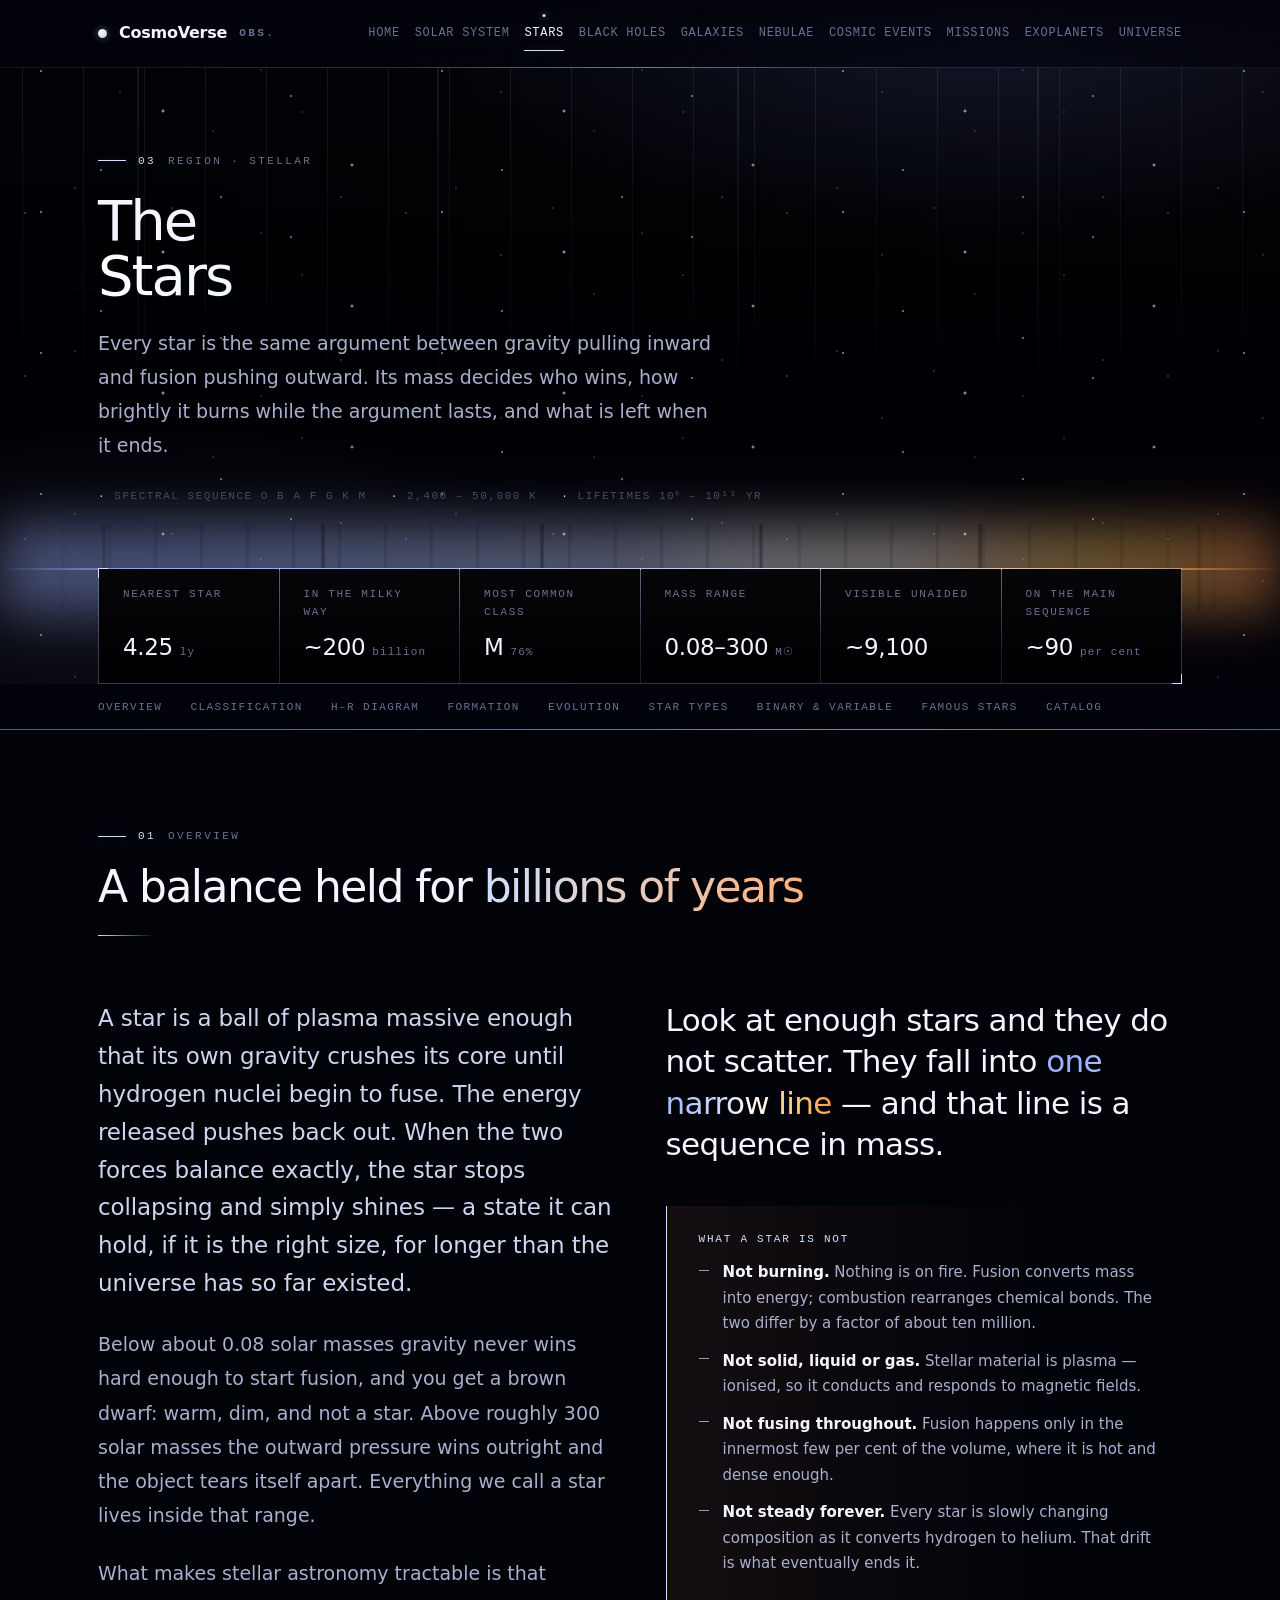
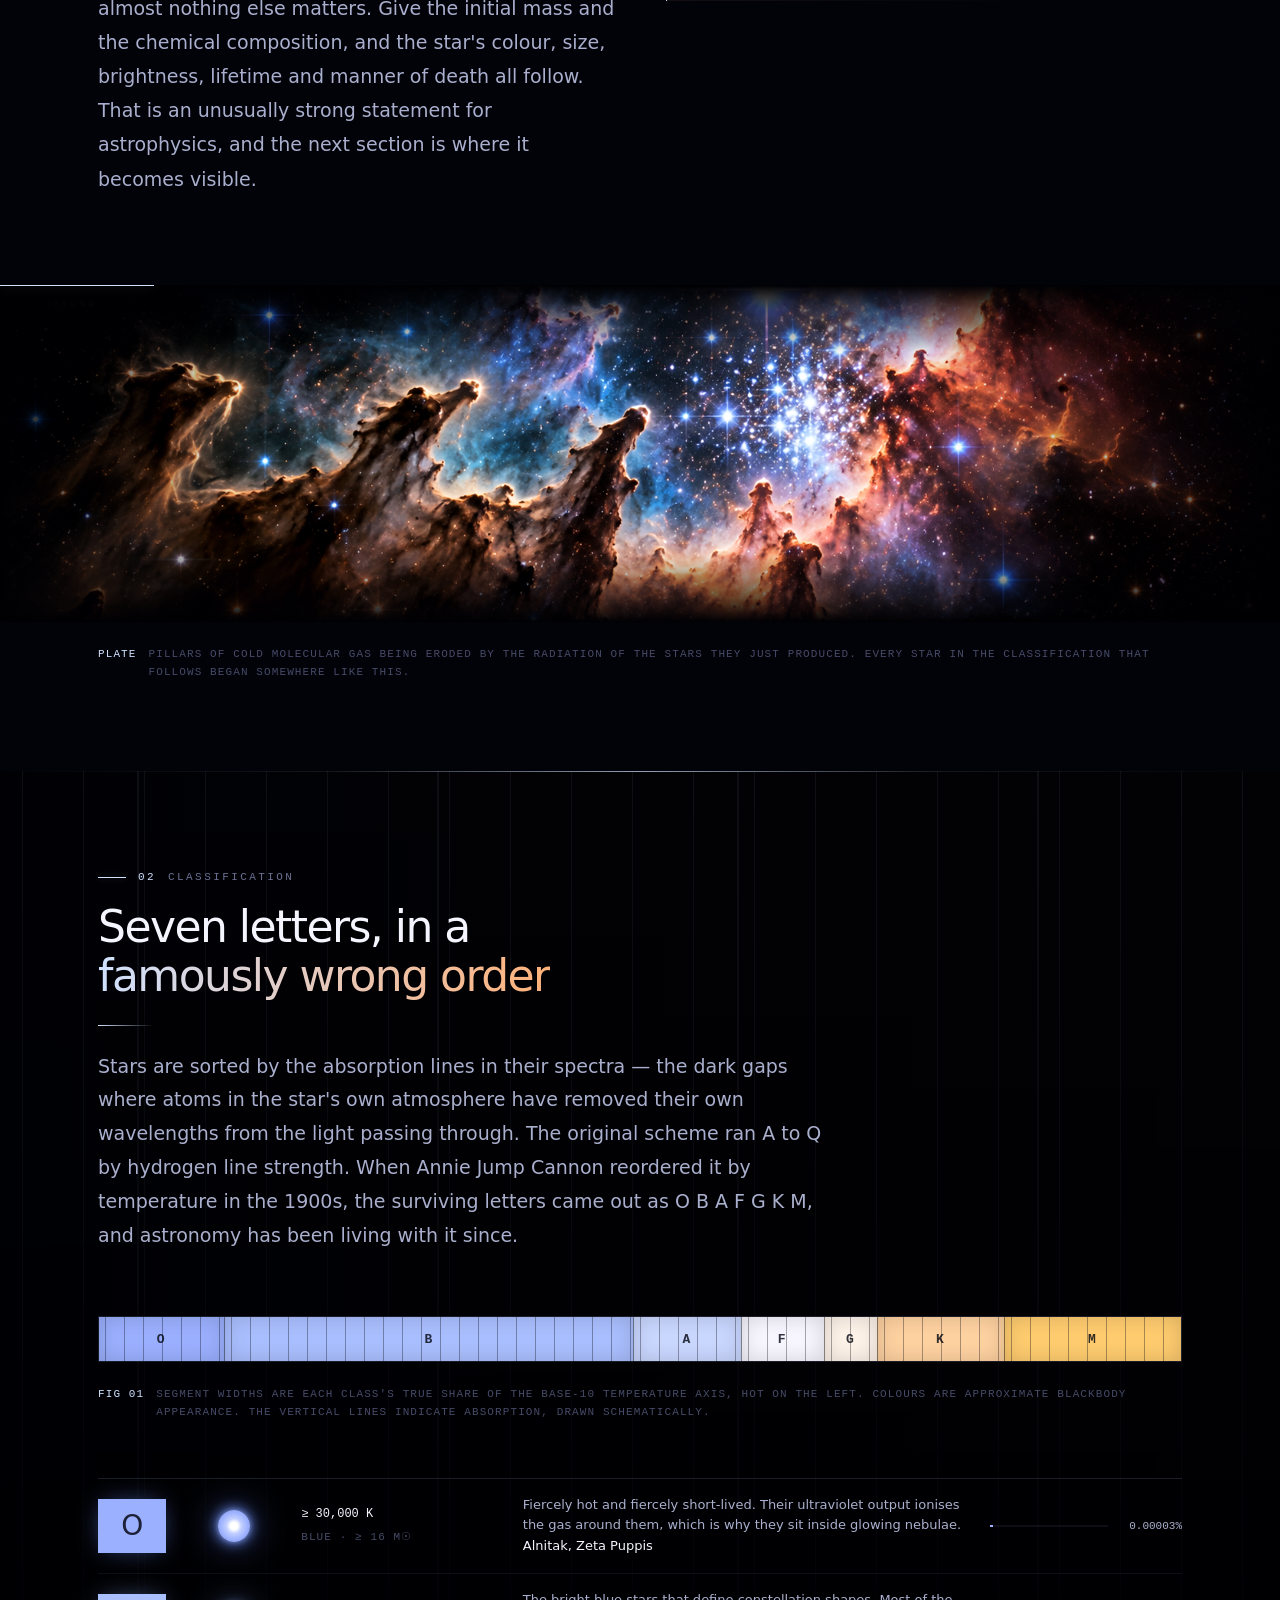
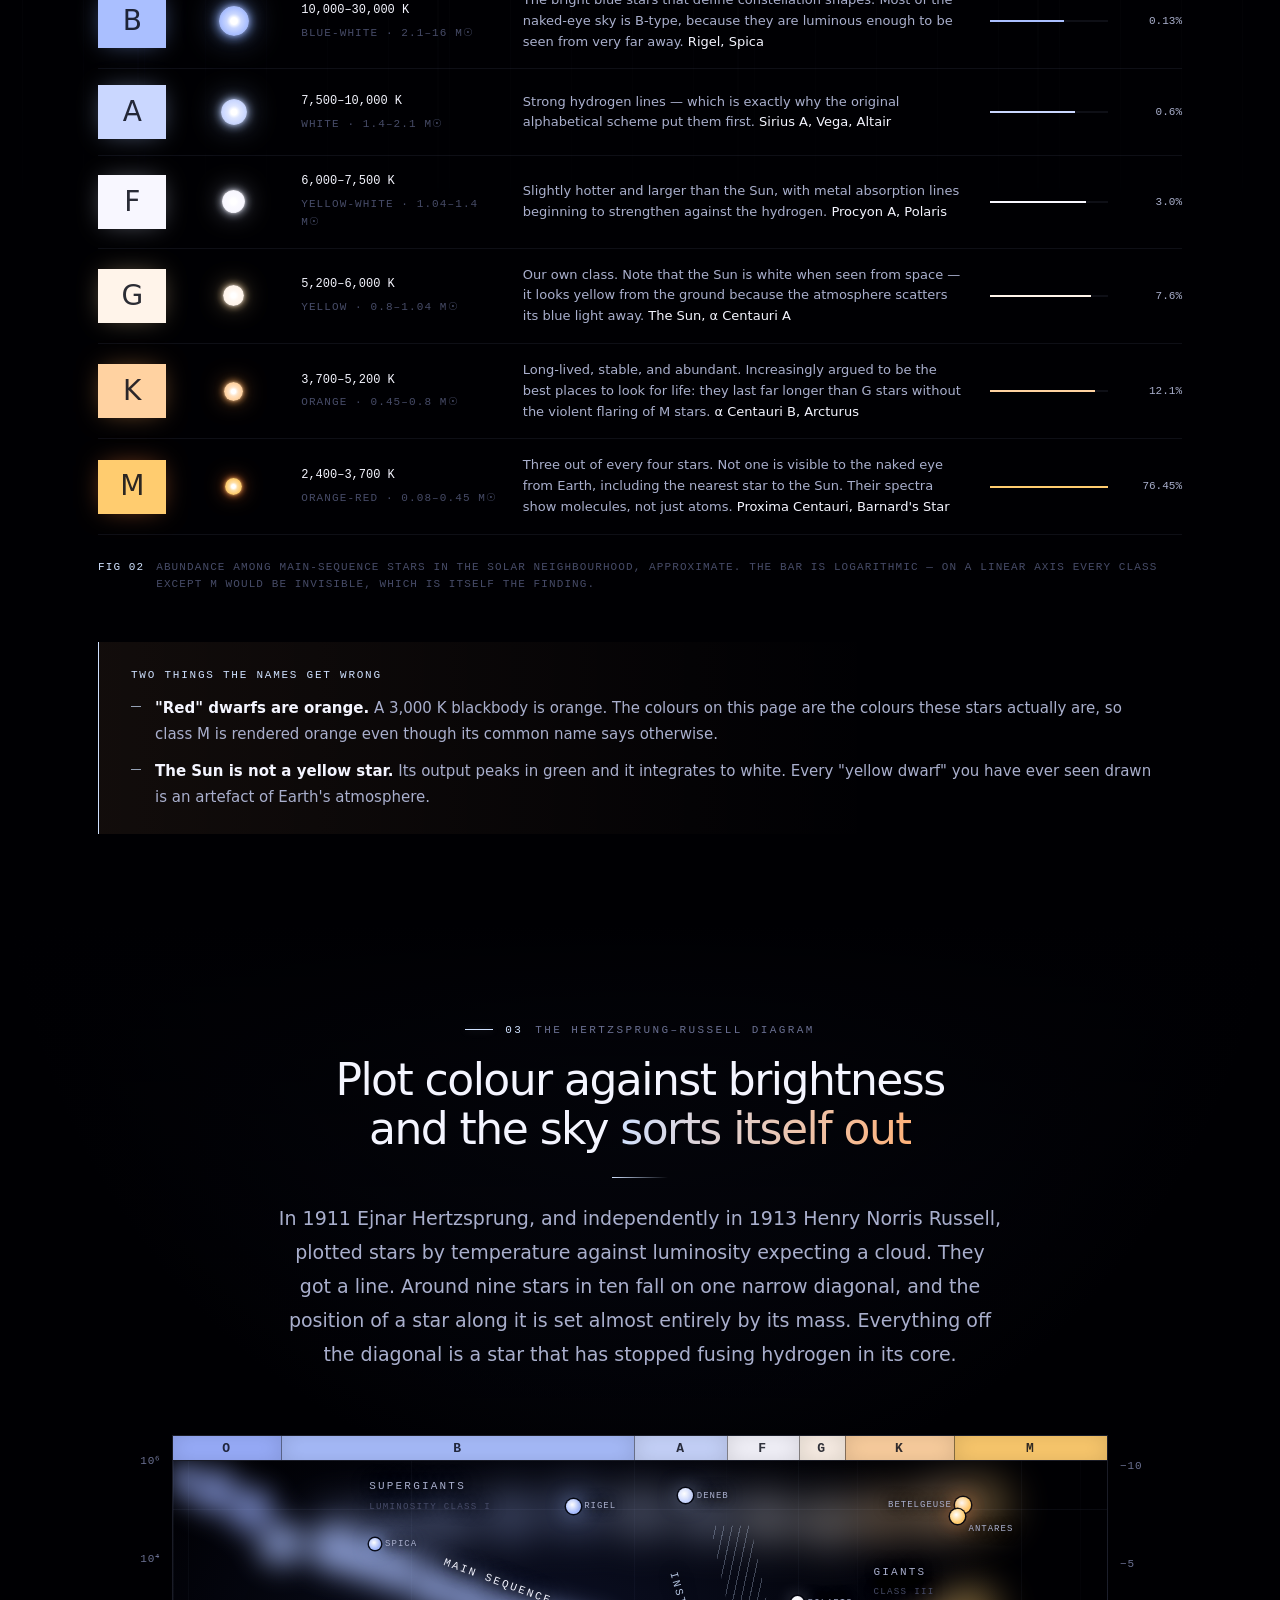
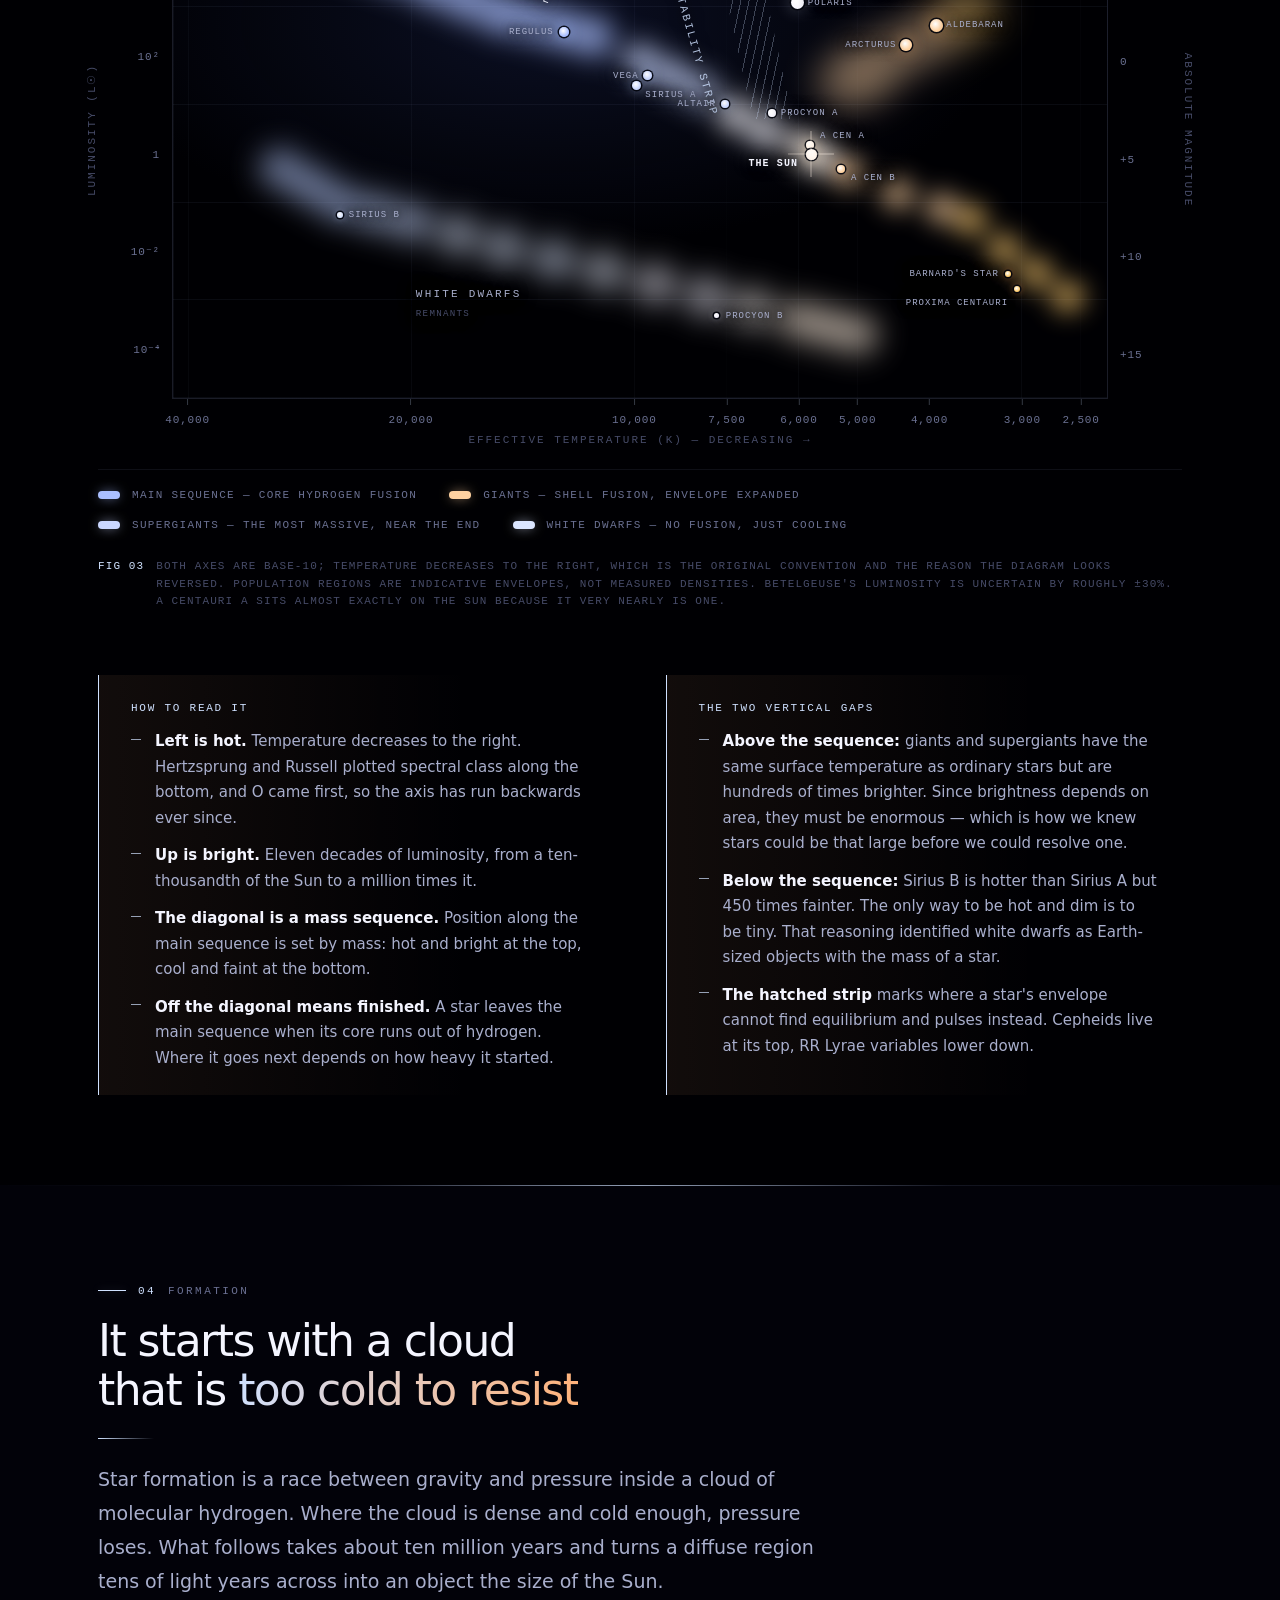
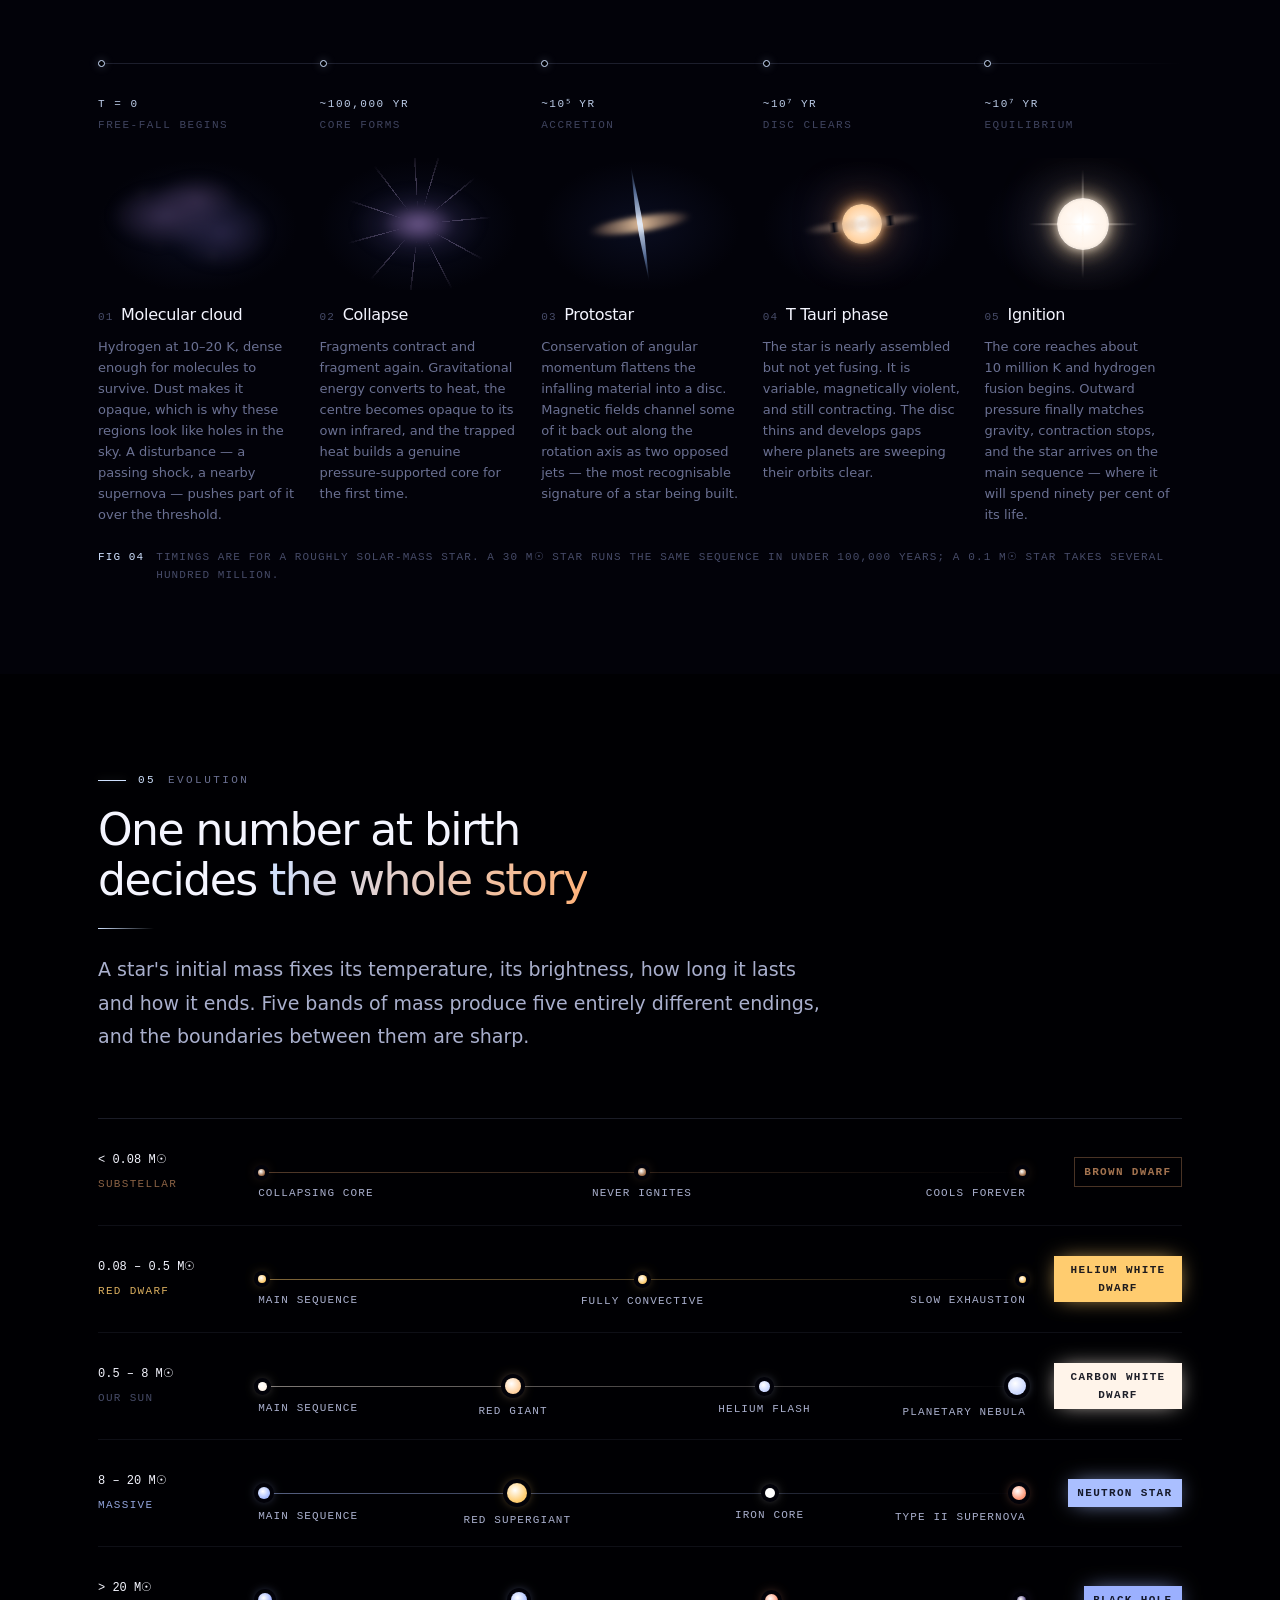
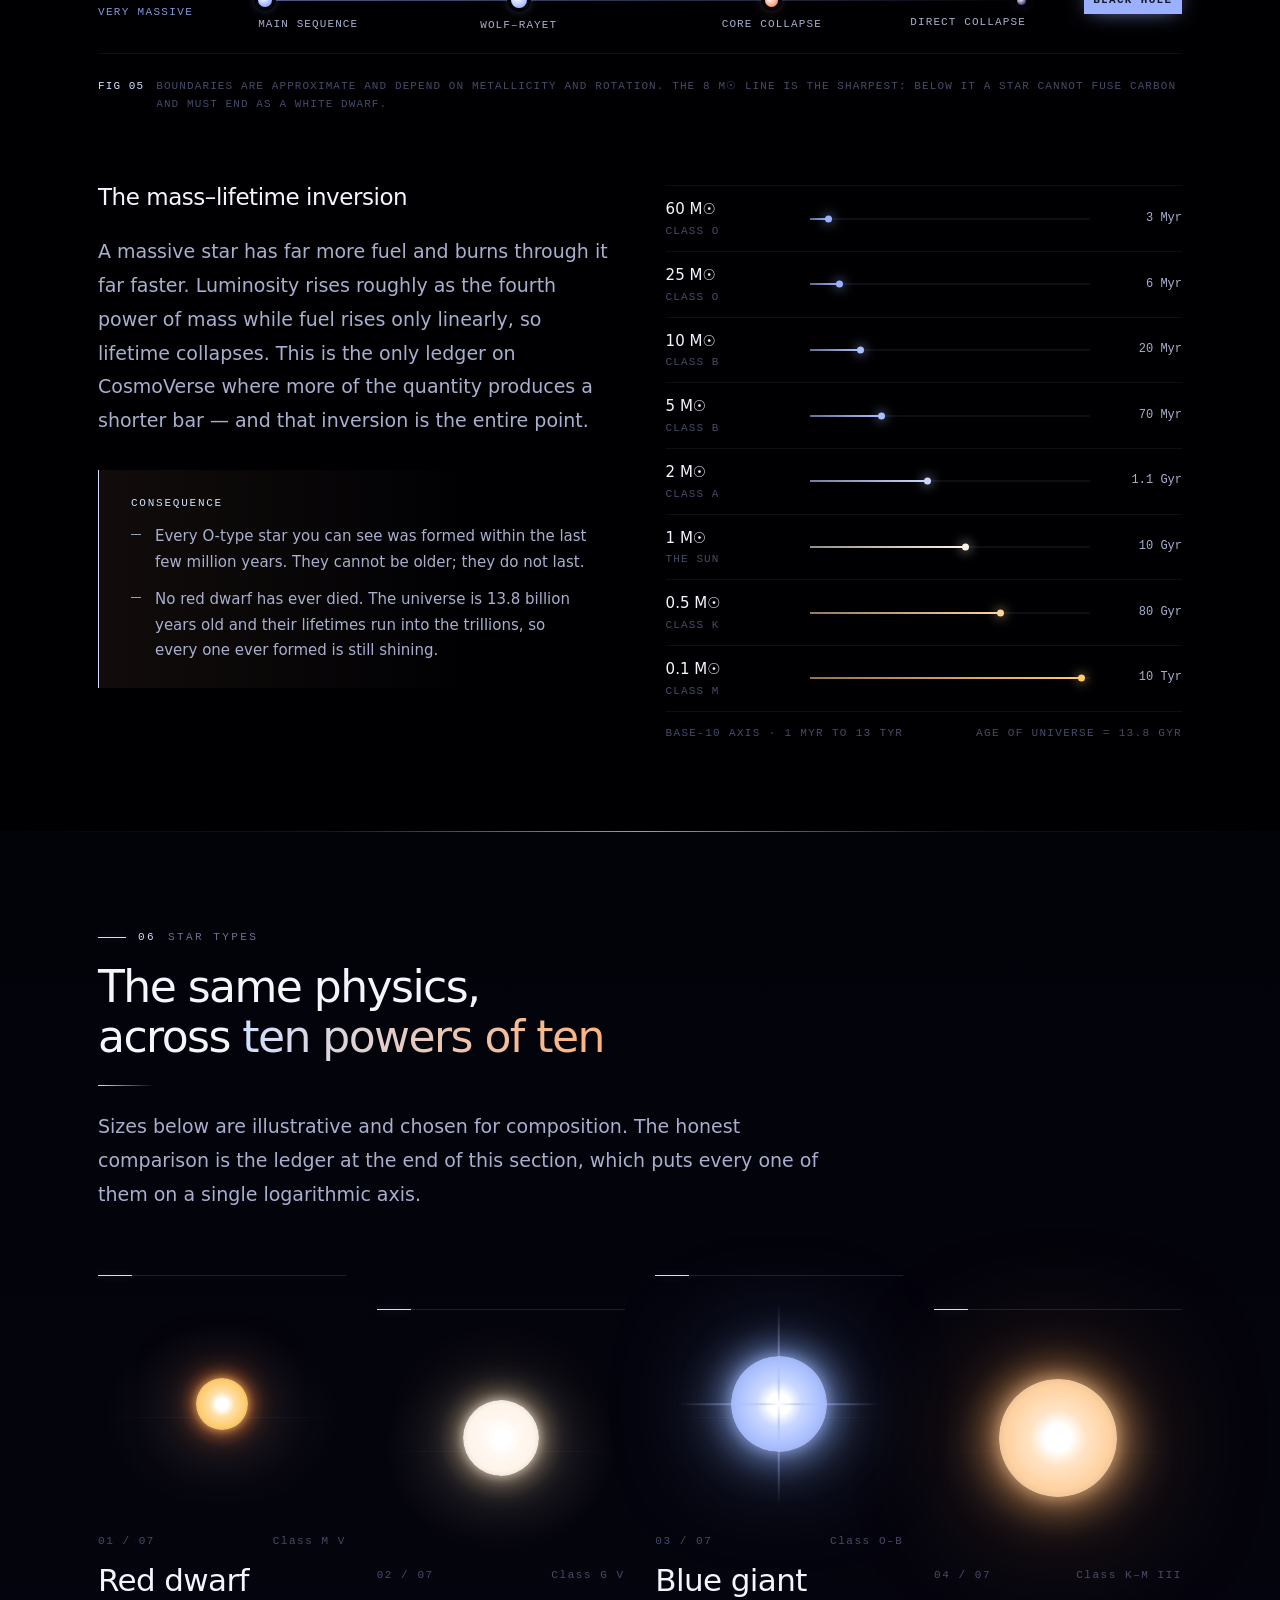
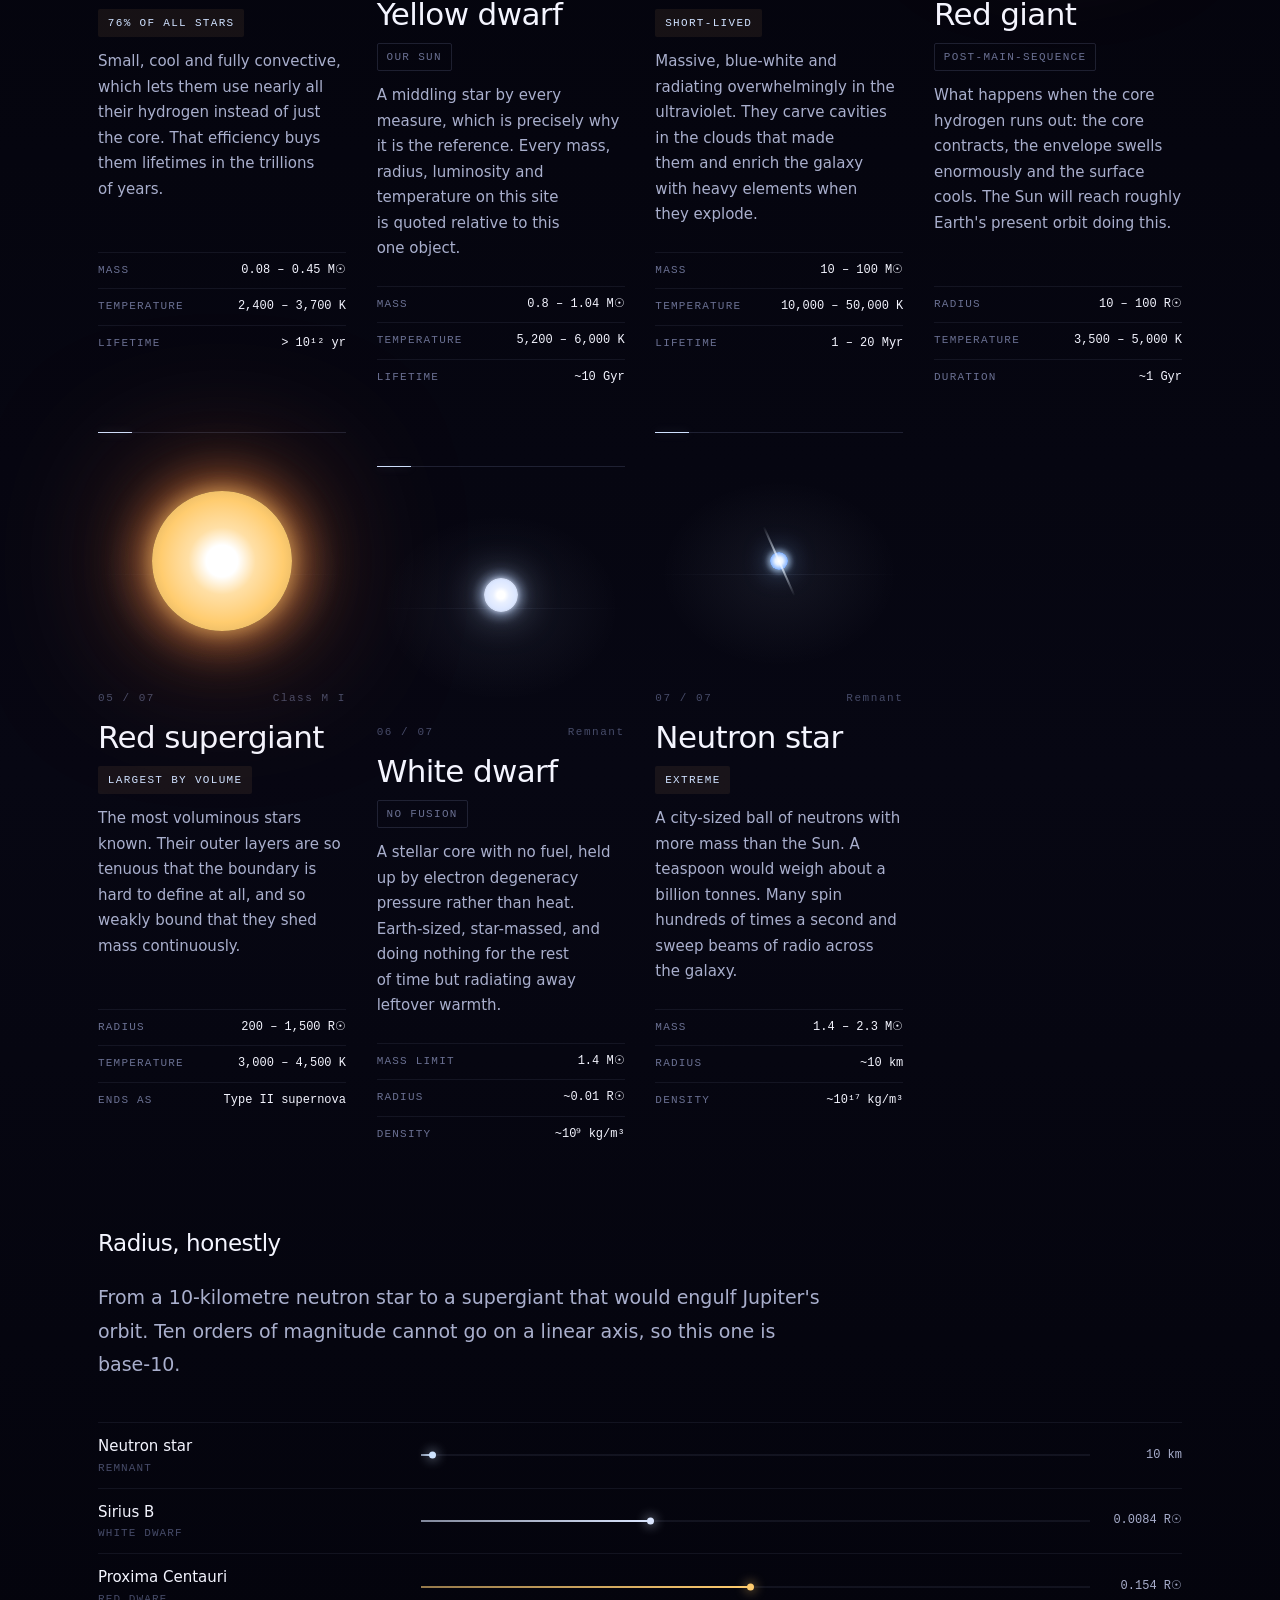
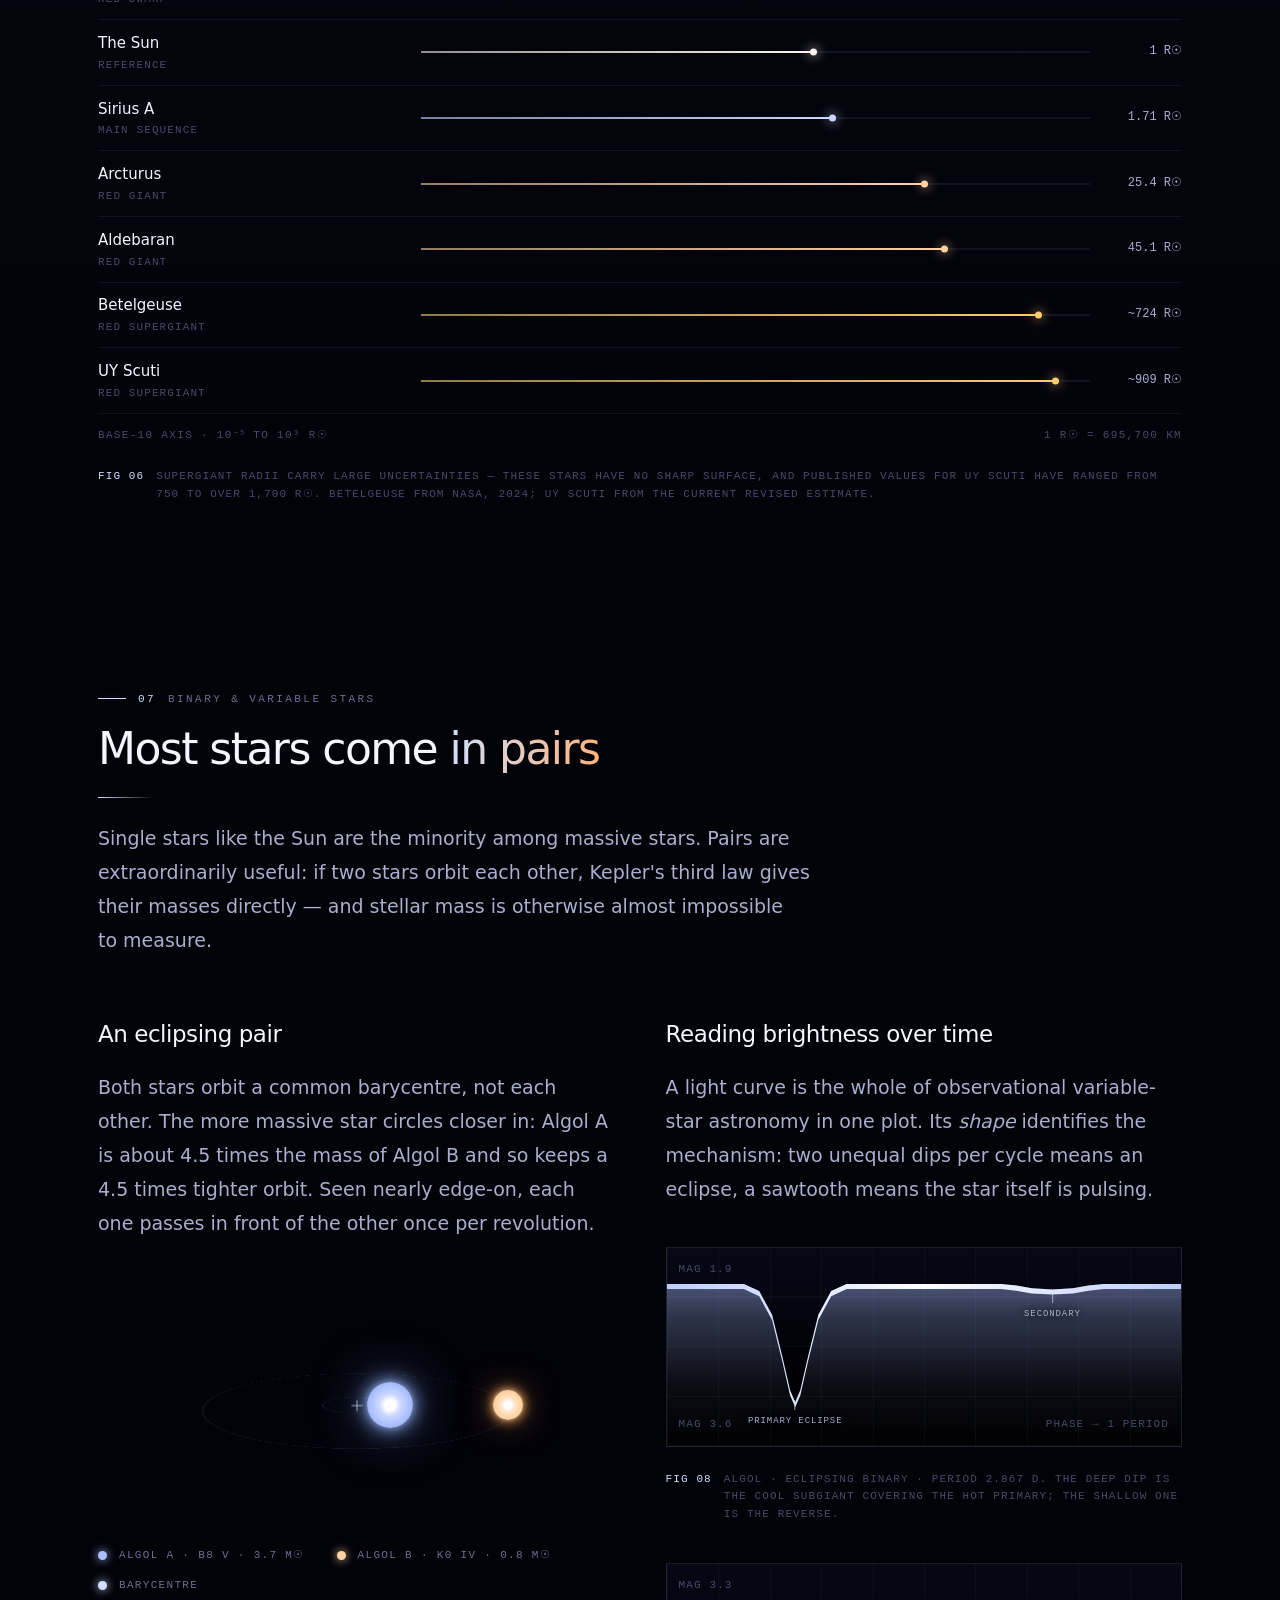
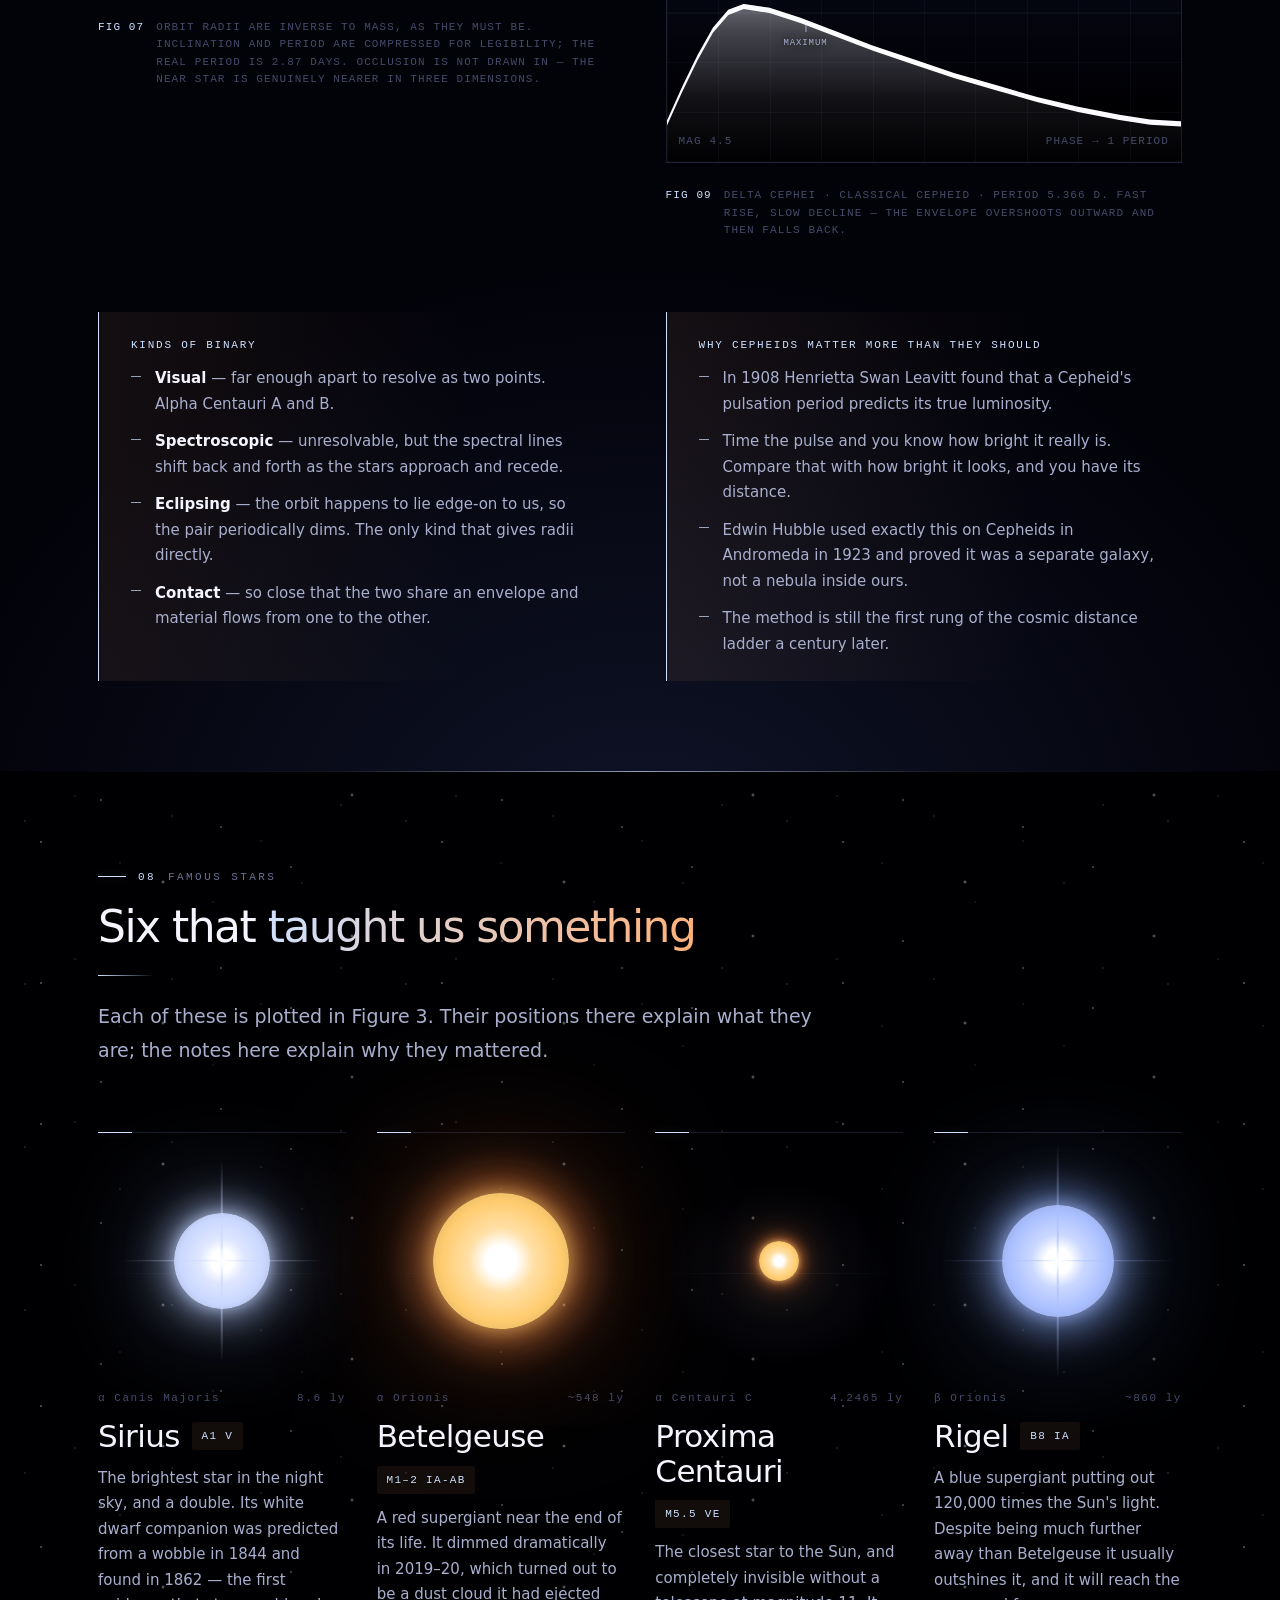
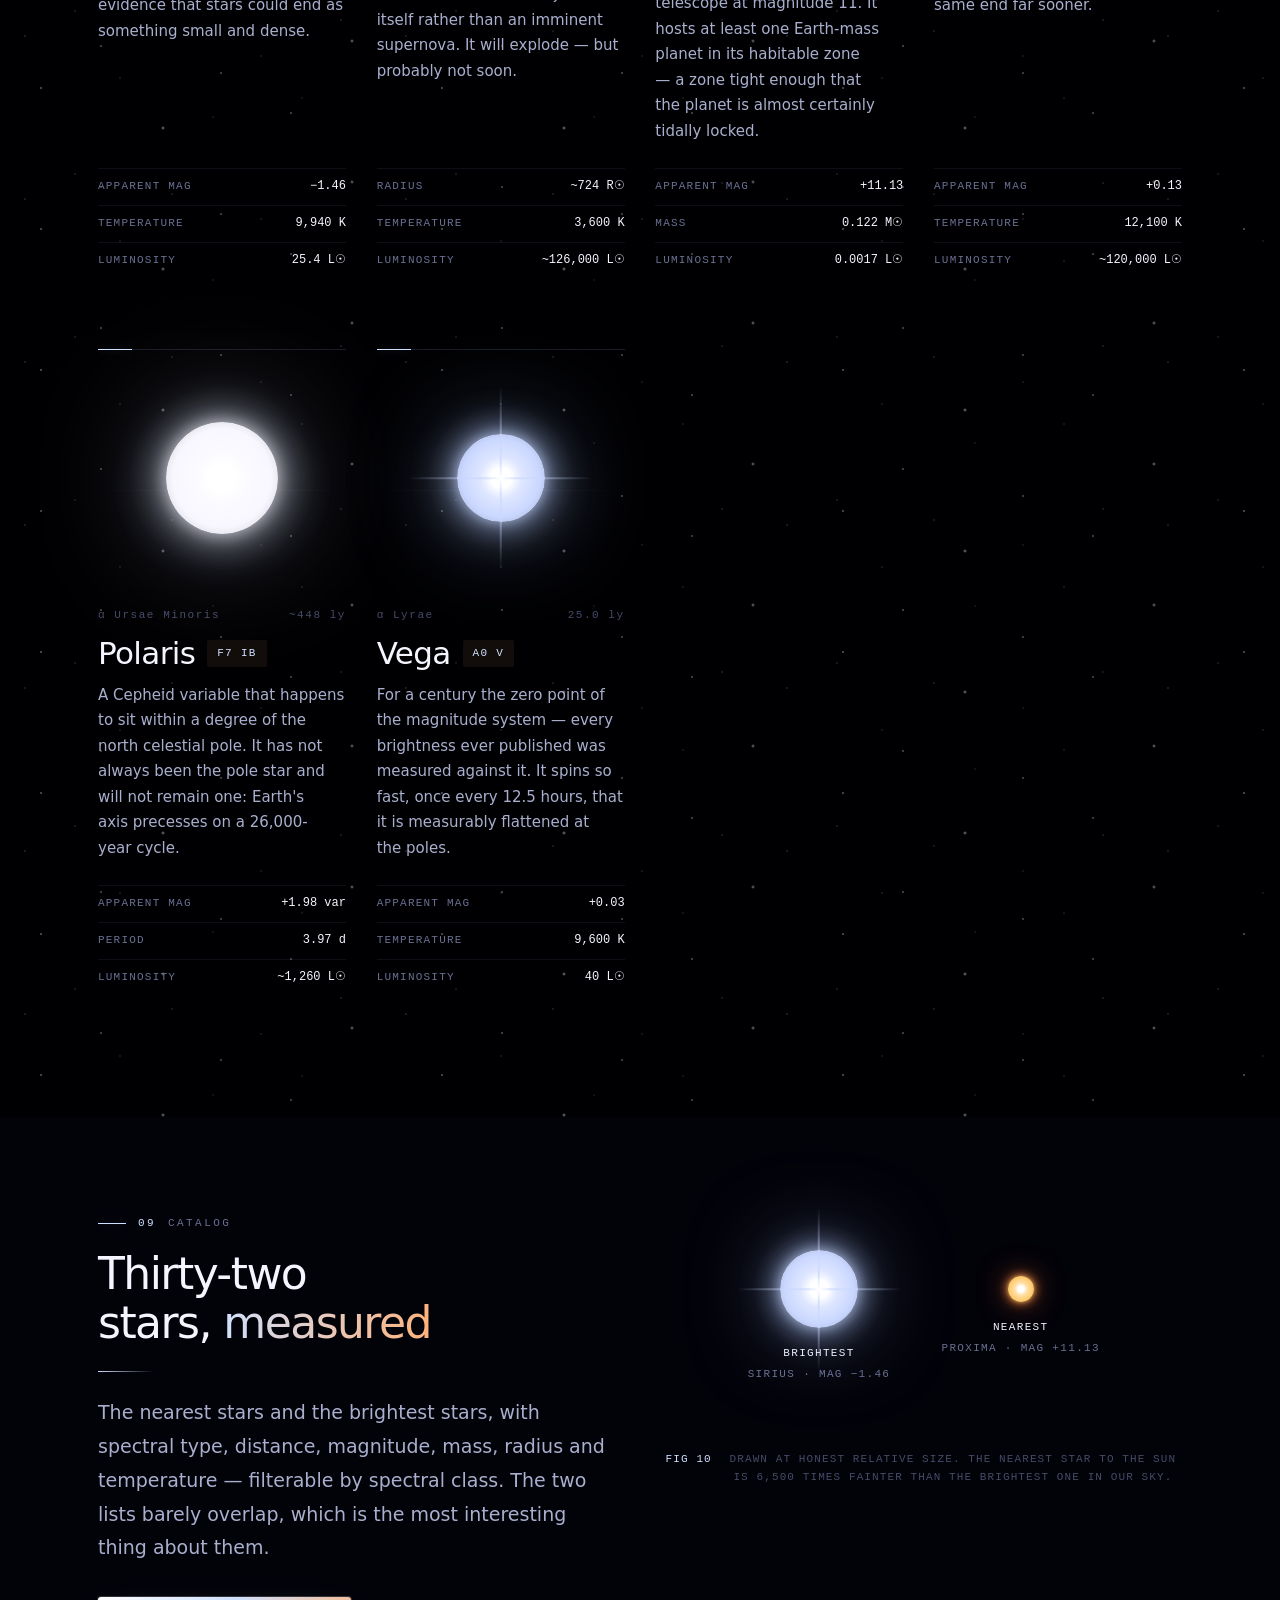
<file: stars/index.html>
<!DOCTYPE html>
<html lang="en">
<head>
    <meta charset="UTF-8">
    <meta name="viewport" content="width=device-width, initial-scale=1.0">
    <meta name="description" content="Stars — spectral classification, star formation, stellar evolution, star types, binary and variable stars, famous stars, and the Hertzsprung–Russell diagram that explains all of them.">
    <meta name="keywords" content="stars, stellar classification, spectral type, H-R diagram, Hertzsprung-Russell, star formation, stellar evolution, red dwarf, white dwarf, neutron star, supergiant, binary star, variable star, Cepheid, astronomy">
    <meta name="author" content="CosmoVerse">
    <meta name="theme-color" content="#000003">
    <title>Stars | CosmoVerse</title>
    <link rel="stylesheet" href="../css/style.css">
    <link rel="stylesheet" href="../css/components.css">
    <link rel="stylesheet" href="../css/stars.css">
</head>
<!-- dm-stars sets the domain palette; stars.css adds the true
     spectral colours and the shared temperature axis. -->
<body class="dm-stars">
    <a href="#main" class="skip-link">Skip to content</a>

    <header class="header">
        <div class="header-container">
            <a href="../index.html" class="logo">
                CosmoVerse
                <span class="logo-mark">Obs.</span>
            </a>

            <input type="checkbox" id="mobile-menu-checkbox" class="mobile-menu-checkbox">
            <label for="mobile-menu-checkbox" class="mobile-menu-toggle" aria-label="Toggle navigation menu">
                <span class="hamburger-line"></span>
                <span class="hamburger-line"></span>
                <span class="hamburger-line"></span>
            </label>

            <nav class="nav" aria-label="Main navigation">
                <ul class="nav-list">
                    <li><a href="../index.html" class="nav-link">Home</a></li>
                    <li><a href="../solar-system/index.html" class="nav-link">Solar System</a></li>
                    <li><a href="index.html" class="nav-link active" aria-current="page">Stars</a></li>
                    <li><a href="../black-holes/index.html" class="nav-link">Black Holes</a></li>
                    <li><a href="../galaxies/index.html" class="nav-link">Galaxies</a></li>
                    <li><a href="../nebulae/index.html" class="nav-link">Nebulae</a></li>
                    <li><a href="../cosmic-events/index.html" class="nav-link">Cosmic Events</a></li>
                    <li><a href="../missions/index.html" class="nav-link">Missions</a></li>
                    <li><a href="../exoplanets/index.html" class="nav-link">Exoplanets</a></li>
                    <li><a href="../universe/index.html" class="nav-link">Universe</a></li>
                </ul>
            </nav>
        </div>
    </header>

    <main id="main">

        <!-- ============================================================
             ARRIVAL
             Solar System opens on a planetary limb. Stars opens on a
             spectrum — the dispersed beam that everything below is
             read from.
             ============================================================ -->
        <section class="page-hero">
            <div class="field field--spectral" aria-hidden="true"></div>
            <div class="starfield" aria-hidden="true"></div>
            <div class="starfield-streak" aria-hidden="true"></div>
            <div class="spectrum-horizon" aria-hidden="true">
                <span class="spectrum-horizon__lines"></span>
            </div>

            <div class="container">
                <p class="eyebrow"><span class="eyebrow__id">03</span> Region &middot; Stellar</p>
                <h1 class="page-hero__title">The<em>Stars</em></h1>
                <p class="page-hero__lede">Every star is the same argument between gravity pulling inward and fusion pushing outward. Its mass decides who wins, how brightly it burns while the argument lasts, and what is left when it ends.</p>
                <p class="page-hero__coords">
                    <span>Spectral sequence O B A F G K M</span>
                    <span>2,400 &ndash; 50,000 K</span>
                    <span>Lifetimes 10&#8310; &ndash; 10&#185;&sup3; yr</span>
                </p>
            </div>

            <div class="page-hero__dock">
                <div class="container">
                    <dl class="readout readout--flush">
                        <div class="readout__cell">
                            <dt>Nearest star</dt>
                            <dd>4.25 <small>ly</small></dd>
                        </div>
                        <div class="readout__cell">
                            <dt>In the Milky Way</dt>
                            <dd>~200 <small>billion</small></dd>
                        </div>
                        <div class="readout__cell">
                            <dt>Most common class</dt>
                            <dd>M <small>76%</small></dd>
                        </div>
                        <div class="readout__cell">
                            <dt>Mass range</dt>
                            <dd>0.08&ndash;300 <small>M&#9737;</small></dd>
                        </div>
                        <div class="readout__cell">
                            <dt>Visible unaided</dt>
                            <dd>~9,100</dd>
                        </div>
                        <div class="readout__cell">
                            <dt>On the main sequence</dt>
                            <dd>~90 <small>per cent</small></dd>
                        </div>
                    </dl>
                </div>
            </div>
        </section>


        <!-- ============================================================
             LOCAL INDEX
             ============================================================ -->
        <nav class="subnav" aria-label="Sections in this region">
            <div class="subnav__list">
                <a href="#overview">Overview</a>
                <a href="#classification">Classification</a>
                <a href="#hr">H&ndash;R Diagram</a>
                <a href="#formation">Formation</a>
                <a href="#evolution">Evolution</a>
                <a href="#types">Star Types</a>
                <a href="#variable">Binary &amp; Variable</a>
                <a href="#famous">Famous Stars</a>
                <a href="catalog/index.html">Catalog</a>
            </div>
        </nav>


        <!-- ============================================================
             01 · OVERVIEW
             ============================================================ -->
        <section class="shell shell--abyss" id="overview">
            <div class="container">
                <header class="head">
                    <p class="eyebrow"><span class="eyebrow__id">01</span> Overview</p>
                    <h2 class="head__title">A balance held for <em>billions of years</em></h2>
                    <div class="head__rule"></div>
                </header>

                <div class="split">
                    <div class="prose prose--lede">
                        <p>A star is a ball of plasma massive enough that its own gravity crushes its core until hydrogen nuclei begin to fuse. The energy released pushes back out. When the two forces balance exactly, the star stops collapsing and simply shines — a state it can hold, if it is the right size, for longer than the universe has so far existed.</p>
                        <p>Below about 0.08 solar masses gravity never wins hard enough to start fusion, and you get a brown dwarf: warm, dim, and not a star. Above roughly 300 solar masses the outward pressure wins outright and the object tears itself apart. Everything we call a star lives inside that range.</p>
                        <p>What makes stellar astronomy tractable is that almost nothing else matters. Give the initial mass and the chemical composition, and the star's colour, size, brightness, lifetime and manner of death all follow. That is an unusually strong statement for astrophysics, and the next section is where it becomes visible.</p>
                    </div>

                    <div>
                        <p class="pull">Look at enough stars and they do not scatter. They fall into <em>one narrow line</em> — and that line is a sequence in mass.</p>

                        <div class="note" style="margin-top:2.5rem">
                            <span class="note__title">What a star is not</span>
                            <ul class="note__list">
                                <li><strong>Not burning.</strong> Nothing is on fire. Fusion converts mass into energy; combustion rearranges chemical bonds. The two differ by a factor of about ten million.</li>
                                <li><strong>Not solid, liquid or gas.</strong> Stellar material is plasma — ionised, so it conducts and responds to magnetic fields.</li>
                                <li><strong>Not fusing throughout.</strong> Fusion happens only in the innermost few per cent of the volume, where it is hot and dense enough.</li>
                                <li><strong>Not steady forever.</strong> Every star is slowly changing composition as it converts hydrogen to helium. That drift is what eventually ends it.</li>
                            </ul>
                        </div>
                    </div>
                </div>
            </div>
        </section>


        <!-- ============================================================
             PLATE — a star-forming region
             Sits between the overview and the classification system,
             where the page turns from "what a star is" to "how we sort
             them". Cropped to the clean middle band of the source; see
             the plate imagery notes in components.css.
             ============================================================ -->
        <section class="shell shell--abyss" style="padding-top:0">
            <figure class="shot-figure">
                <div class="shot">
                    <img class="shot__img"
                         src="../images/stars.png"
                         alt="A star-forming region: towering pillars of cold dust silhouetted against glowing hydrogen, with newly formed stars burning blue-white above them."
                         decoding="async">
                </div>
                <div class="container">
                    <figcaption class="caption">
                        <span class="caption__id">Plate</span>
                        Pillars of cold molecular gas being eroded by the radiation of the stars they just produced. Every star in the classification that follows began somewhere like this.
                    </figcaption>
                </div>
            </figure>
        </section>


        <!-- ============================================================
             02 · CLASSIFICATION
             ============================================================ -->
        <section class="shell shell--void shell--seam" id="classification">
            <div class="field field--spectral" aria-hidden="true" style="--field-opacity:0.22"></div>

            <div class="container">
                <header class="head">
                    <p class="eyebrow"><span class="eyebrow__id">02</span> Classification</p>
                    <h2 class="head__title">Seven letters, in a <em>famously wrong order</em></h2>
                    <div class="head__rule"></div>
                    <p class="head__lede">Stars are sorted by the absorption lines in their spectra — the dark gaps where atoms in the star's own atmosphere have removed their own wavelengths from the light passing through. The original scheme ran A to Q by hydrogen line strength. When Annie Jump Cannon reordered it by temperature in the 1900s, the surviving letters came out as O B A F G K M, and astronomy has been living with it since.</p>
                </header>

                <!-- The class strip is a temperature axis: each segment's
                     width is its true share of the log-temperature range,
                     so it lines up with the H-R diagram below. -->
                <figure style="margin:0">
                    <div class="class-strip" role="img" aria-label="The spectral sequence from class O at 42,000 kelvin on the left to class M at 2,400 kelvin on the right, shown in each class's true colour.">
                        <div class="class-strip__seg class-strip__seg--o">O<span class="class-strip__lines" aria-hidden="true"></span></div>
                        <div class="class-strip__seg class-strip__seg--b">B<span class="class-strip__lines" aria-hidden="true"></span></div>
                        <div class="class-strip__seg class-strip__seg--a">A<span class="class-strip__lines" aria-hidden="true"></span></div>
                        <div class="class-strip__seg class-strip__seg--f">F<span class="class-strip__lines" aria-hidden="true"></span></div>
                        <div class="class-strip__seg class-strip__seg--g">G<span class="class-strip__lines" aria-hidden="true"></span></div>
                        <div class="class-strip__seg class-strip__seg--k">K<span class="class-strip__lines" aria-hidden="true"></span></div>
                        <div class="class-strip__seg class-strip__seg--m">M<span class="class-strip__lines" aria-hidden="true"></span></div>
                    </div>

                    <figcaption class="caption">
                        <span class="caption__id">Fig 01</span>
                        Segment widths are each class's true share of the base-10 temperature axis, hot on the left. Colours are approximate blackbody appearance. The vertical lines indicate absorption, drawn schematically.
                    </figcaption>
                </figure>

                <div class="ladder" style="margin-top:3.5rem">
                    <div class="ladder__row ladder__row--o">
                        <span class="ladder__badge">O</span>
                        <span class="ladder__viz">
                            <span class="star star--o" style="--st-d:32px;--st-cycle:6s" aria-hidden="true">
                                <span class="star__corona"></span><span class="star__disc"></span>
                            </span>
                        </span>
                        <span class="ladder__temp">&ge; 30,000 K<small>Blue &middot; &ge; 16 M&#9737;</small></span>
                        <span class="ladder__desc">Fiercely hot and fiercely short-lived. Their ultraviolet output ionises the gas around them, which is why they sit inside glowing nebulae. <b>Alnitak, Zeta Puppis</b></span>
                        <span class="ladder__share">
                            <span class="ladder__bar"><i></i></span>
                            <span class="ladder__pct">0.00003%</span>
                        </span>
                    </div>

                    <div class="ladder__row ladder__row--b">
                        <span class="ladder__badge">B</span>
                        <span class="ladder__viz">
                            <span class="star star--b" style="--st-d:30px;--st-cycle:7s" aria-hidden="true">
                                <span class="star__corona"></span><span class="star__disc"></span>
                            </span>
                        </span>
                        <span class="ladder__temp">10,000&ndash;30,000 K<small>Blue-white &middot; 2.1&ndash;16 M&#9737;</small></span>
                        <span class="ladder__desc">The bright blue stars that define constellation shapes. Most of the naked-eye sky is B-type, because they are luminous enough to be seen from very far away. <b>Rigel, Spica</b></span>
                        <span class="ladder__share">
                            <span class="ladder__bar"><i></i></span>
                            <span class="ladder__pct">0.13%</span>
                        </span>
                    </div>

                    <div class="ladder__row ladder__row--a">
                        <span class="ladder__badge">A</span>
                        <span class="ladder__viz">
                            <span class="star star--a" style="--st-d:26px;--st-cycle:8s" aria-hidden="true">
                                <span class="star__corona"></span><span class="star__disc"></span>
                            </span>
                        </span>
                        <span class="ladder__temp">7,500&ndash;10,000 K<small>White &middot; 1.4&ndash;2.1 M&#9737;</small></span>
                        <span class="ladder__desc">Strong hydrogen lines — which is exactly why the original alphabetical scheme put them first. <b>Sirius A, Vega, Altair</b></span>
                        <span class="ladder__share">
                            <span class="ladder__bar"><i></i></span>
                            <span class="ladder__pct">0.6%</span>
                        </span>
                    </div>

                    <div class="ladder__row ladder__row--f">
                        <span class="ladder__badge">F</span>
                        <span class="ladder__viz">
                            <span class="star star--f" style="--st-d:23px;--st-cycle:9s" aria-hidden="true">
                                <span class="star__corona"></span><span class="star__disc"></span>
                            </span>
                        </span>
                        <span class="ladder__temp">6,000&ndash;7,500 K<small>Yellow-white &middot; 1.04&ndash;1.4 M&#9737;</small></span>
                        <span class="ladder__desc">Slightly hotter and larger than the Sun, with metal absorption lines beginning to strengthen against the hydrogen. <b>Procyon A, Polaris</b></span>
                        <span class="ladder__share">
                            <span class="ladder__bar"><i></i></span>
                            <span class="ladder__pct">3.0%</span>
                        </span>
                    </div>

                    <div class="ladder__row ladder__row--g">
                        <span class="ladder__badge">G</span>
                        <span class="ladder__viz">
                            <span class="star star--g" style="--st-d:21px;--st-cycle:10s" aria-hidden="true">
                                <span class="star__corona"></span><span class="star__disc"></span>
                            </span>
                        </span>
                        <span class="ladder__temp">5,200&ndash;6,000 K<small>Yellow &middot; 0.8&ndash;1.04 M&#9737;</small></span>
                        <span class="ladder__desc">Our own class. Note that the Sun is white when seen from space — it looks yellow from the ground because the atmosphere scatters its blue light away. <b>The Sun, &alpha; Centauri A</b></span>
                        <span class="ladder__share">
                            <span class="ladder__bar"><i></i></span>
                            <span class="ladder__pct">7.6%</span>
                        </span>
                    </div>

                    <div class="ladder__row ladder__row--k">
                        <span class="ladder__badge">K</span>
                        <span class="ladder__viz">
                            <span class="star star--k" style="--st-d:19px;--st-cycle:11s" aria-hidden="true">
                                <span class="star__corona"></span><span class="star__disc"></span>
                            </span>
                        </span>
                        <span class="ladder__temp">3,700&ndash;5,200 K<small>Orange &middot; 0.45&ndash;0.8 M&#9737;</small></span>
                        <span class="ladder__desc">Long-lived, stable, and abundant. Increasingly argued to be the best places to look for life: they last far longer than G stars without the violent flaring of M stars. <b>&alpha; Centauri B, Arcturus</b></span>
                        <span class="ladder__share">
                            <span class="ladder__bar"><i></i></span>
                            <span class="ladder__pct">12.1%</span>
                        </span>
                    </div>

                    <div class="ladder__row ladder__row--m">
                        <span class="ladder__badge">M</span>
                        <span class="ladder__viz">
                            <span class="star star--m" style="--st-d:17px;--st-cycle:12s" aria-hidden="true">
                                <span class="star__corona"></span><span class="star__disc"></span>
                            </span>
                        </span>
                        <span class="ladder__temp">2,400&ndash;3,700 K<small>Orange-red &middot; 0.08&ndash;0.45 M&#9737;</small></span>
                        <span class="ladder__desc">Three out of every four stars. Not one is visible to the naked eye from Earth, including the nearest star to the Sun. Their spectra show molecules, not just atoms. <b>Proxima Centauri, Barnard's Star</b></span>
                        <span class="ladder__share">
                            <span class="ladder__bar"><i></i></span>
                            <span class="ladder__pct">76.45%</span>
                        </span>
                    </div>
                </div>

                <p class="caption">
                    <span class="caption__id">Fig 02</span>
                    Abundance among main-sequence stars in the solar neighbourhood, approximate. The bar is logarithmic — on a linear axis every class except M would be invisible, which is itself the finding.
                </p>

                <div class="note" style="margin-top:3rem">
                    <span class="note__title">Two things the names get wrong</span>
                    <ul class="note__list">
                        <li><strong>"Red" dwarfs are orange.</strong> A 3,000&nbsp;K blackbody is orange. The colours on this page are the colours these stars actually are, so class M is rendered orange even though its common name says otherwise.</li>
                        <li><strong>The Sun is not a yellow star.</strong> Its output peaks in green and it integrates to white. Every "yellow dwarf" you have ever seen drawn is an artefact of Earth's atmosphere.</li>
                    </ul>
                </div>
            </div>
        </section>


        <!-- ============================================================
             03 · THE H–R DIAGRAM  ·  centrepiece
             Same temperature axis as Fig 01 above. Every point placed
             from published effective temperature and luminosity.
             ============================================================ -->
        <section class="shell shell--lit" id="hr">
            <div class="container">
                <header class="head head--center">
                    <p class="eyebrow"><span class="eyebrow__id">03</span> The Hertzsprung&ndash;Russell diagram</p>
                    <h2 class="head__title">Plot colour against brightness and the sky <em>sorts itself out</em></h2>
                    <div class="head__rule"></div>
                    <p class="head__lede">In 1911 Ejnar Hertzsprung, and independently in 1913 Henry Norris Russell, plotted stars by temperature against luminosity expecting a cloud. They got a line. Around nine stars in ten fall on one narrow diagonal, and the position of a star along it is set almost entirely by its mass. Everything off the diagonal is a star that has stopped fusing hydrogen in its core.</p>
                </header>

                <figure class="hr">
                    <div class="hr__frame">

                        <!-- Spectral class, on the same axis as Fig 01 -->
                        <div class="hr__classbar">
                            <div class="class-strip" style="height:26px" aria-hidden="true">
                                <div class="class-strip__seg class-strip__seg--o">O</div>
                                <div class="class-strip__seg class-strip__seg--b">B</div>
                                <div class="class-strip__seg class-strip__seg--a">A</div>
                                <div class="class-strip__seg class-strip__seg--f">F</div>
                                <div class="class-strip__seg class-strip__seg--g">G</div>
                                <div class="class-strip__seg class-strip__seg--k">K</div>
                                <div class="class-strip__seg class-strip__seg--m">M</div>
                            </div>
                        </div>

                        <!-- Luminosity axis -->
                        <div class="hr__ax hr__ax--lum">
                            <span class="hr__ax-name">Luminosity (L&#9737;)</span>
                            <span class="hr__t" style="--at:0%">10&#8310;</span>
                            <span class="hr__t" style="--at:18.18%">10&#8308;</span>
                            <span class="hr__t" style="--at:36.36%">10&sup2;</span>
                            <span class="hr__t" style="--at:54.55%">1</span>
                            <span class="hr__t" style="--at:72.73%">10&#8315;&sup2;</span>
                            <span class="hr__t" style="--at:90.91%">10&#8315;&#8308;</span>
                        </div>

                        <!-- The plot -->
                        <div class="hr__plot">
                            <div class="hr__grid" aria-hidden="true"></div>
                            <div class="hr__vgrid" aria-hidden="true"></div>

                            <div class="hr__zone hr__zone--super" aria-hidden="true"></div>
                            <div class="hr__zone hr__zone--giant" aria-hidden="true"></div>
                            <div class="hr__zone hr__zone--ms" aria-hidden="true"></div>
                            <div class="hr__zone hr__zone--wd" aria-hidden="true"></div>
                            <div class="hr__strip" aria-hidden="true"></div>

                            <span class="hr__tag hr__tag--ms" style="--x:29%;--y:17%" aria-hidden="true">Main sequence</span>
                            <span class="hr__tag" style="--x:21%;--y:3%" aria-hidden="true">Supergiants<small>Luminosity class I</small></span>
                            <span class="hr__tag" style="--x:75%;--y:19%" aria-hidden="true">Giants<small>Class III</small></span>
                            <span class="hr__tag" style="--x:26%;--y:79%" aria-hidden="true">White dwarfs<small>Remnants</small></span>
                            <span class="hr__tag hr__tag--strip" style="--x:53.5%;--y:19%" aria-hidden="true">Instability strip</span>

                            <!-- Plotted stars. --x and --y come from the
                                 transform documented in stars.css §1. -->
                            <span class="hr-star" style="--x:54.90%;--y:6.43%;--d:15px;--c:var(--sp-a);--g:var(--gl-a);--lx:11px">
                                <span class="hr-star__n">Deneb</span>
                                <span class="hr-star__d">Deneb &middot; A2&nbsp;Ia<br>8,525&nbsp;K &middot; <b>196,000 L&#9737;</b></span>
                            </span>

                            <span class="hr-star hr-star--l" style="--x:84.58%;--y:8.18%;--d:16px;--c:var(--sp-m);--g:var(--gl-m);--lx:-11px">
                                <span class="hr-star__n">Betelgeuse</span>
                                <span class="hr-star__d">Betelgeuse &middot; M1&ndash;2&nbsp;Ia-ab<br>3,600&nbsp;K &middot; <b>126,000 L&#9737;</b></span>
                            </span>

                            <span class="hr-star" style="--x:42.84%;--y:8.37%;--d:15px;--c:var(--sp-b);--g:var(--gl-b);--lx:11px">
                                <span class="hr-star__n">Rigel</span>
                                <span class="hr-star__d">Rigel &middot; B8&nbsp;Ia<br>12,100&nbsp;K &middot; <b>120,000 L&#9737;</b></span>
                            </span>

                            <span class="hr-star" style="--x:84.00%;--y:10.18%;--d:15px;--c:var(--sp-m);--g:var(--gl-m);--lx:11px;--ly:13px">
                                <span class="hr-star__n">Antares</span>
                                <span class="hr-star__d">Antares &middot; M1.5&nbsp;Iab<br>3,660&nbsp;K &middot; <b>75,900 L&#9737;</b></span>
                            </span>

                            <span class="hr-star" style="--x:21.64%;--y:15.35%;--d:12px;--c:var(--sp-b);--g:var(--gl-b);--lx:10px">
                                <span class="hr-star__n">Spica</span>
                                <span class="hr-star__d">Spica &middot; B1&nbsp;III-IV<br>22,400&nbsp;K &middot; <b>20,500 L&#9737;</b></span>
                            </span>

                            <span class="hr-star" style="--x:66.90%;--y:26.36%;--d:13px;--c:var(--sp-f);--g:var(--gl-f);--lx:10px">
                                <span class="hr-star__n">Polaris</span>
                                <span class="hr-star__d">Polaris &middot; F7&nbsp;Ib<br>6,015&nbsp;K &middot; <b>1,260 L&#9737;</b></span>
                            </span>

                            <span class="hr-star" style="--x:81.73%;--y:30.52%;--d:13px;--c:var(--sp-k);--g:var(--gl-k);--lx:10px">
                                <span class="hr-star__n">Aldebaran</span>
                                <span class="hr-star__d">Aldebaran &middot; K5&nbsp;III<br>3,910&nbsp;K &middot; <b>439 L&#9737;</b></span>
                            </span>

                            <span class="hr-star hr-star--l" style="--x:78.53%;--y:34.27%;--d:12px;--c:var(--sp-k);--g:var(--gl-k);--lx:-10px">
                                <span class="hr-star__n">Arcturus</span>
                                <span class="hr-star__d">Arcturus &middot; K1.5&nbsp;III<br>4,290&nbsp;K &middot; <b>170 L&#9737;</b></span>
                            </span>

                            <span class="hr-star hr-star--l" style="--x:41.83%;--y:31.82%;--d:10px;--c:var(--sp-b);--g:var(--gl-b);--lx:-10px">
                                <span class="hr-star__n">Regulus</span>
                                <span class="hr-star__d">Regulus &middot; B8&nbsp;IVn<br>12,460&nbsp;K &middot; <b>316 L&#9737;</b></span>
                            </span>

                            <span class="hr-star hr-star--l" style="--x:50.81%;--y:39.98%;--d:9px;--c:var(--sp-a);--g:var(--gl-a);--lx:-9px">
                                <span class="hr-star__n">Vega</span>
                                <span class="hr-star__d">Vega &middot; A0&nbsp;V<br>9,600&nbsp;K &middot; <b>40 L&#9737;</b></span>
                            </span>

                            <span class="hr-star" style="--x:49.61%;--y:41.77%;--d:9px;--c:var(--sp-a);--g:var(--gl-a);--lx:9px;--ly:9px">
                                <span class="hr-star__n">Sirius A</span>
                                <span class="hr-star__d">Sirius A &middot; A1&nbsp;V<br>9,940&nbsp;K &middot; <b>25.4 L&#9737;</b></span>
                            </span>

                            <span class="hr-star hr-star--l" style="--x:59.08%;--y:45.22%;--d:8px;--c:var(--sp-a);--g:var(--gl-a);--lx:-9px">
                                <span class="hr-star__n">Altair</span>
                                <span class="hr-star__d">Altair &middot; A7&nbsp;V<br>7,550&nbsp;K &middot; <b>10.6 L&#9737;</b></span>
                            </span>

                            <span class="hr-star" style="--x:64.11%;--y:46.90%;--d:8px;--c:var(--sp-f);--g:var(--gl-f);--lx:9px">
                                <span class="hr-star__n">Procyon A</span>
                                <span class="hr-star__d">Procyon A &middot; F5&nbsp;IV-V<br>6,530&nbsp;K &middot; <b>6.9 L&#9737;</b></span>
                            </span>

                            <span class="hr-star" style="--x:68.21%;--y:52.90%;--d:8px;--c:var(--sp-g);--g:var(--gl-g);--lx:10px;--ly:-9px">
                                <span class="hr-star__n">&alpha; Cen A</span>
                                <span class="hr-star__d">&alpha; Centauri A &middot; G2&nbsp;V<br>5,790&nbsp;K &middot; <b>1.52 L&#9737;</b></span>
                            </span>

                            <span class="hr-star hr-star--sun hr-star--l" style="--x:68.32%;--y:54.55%;--c:var(--sp-g);--g:var(--gl-g);--lx:-13px;--ly:10px">
                                <span class="hr-star__n">The Sun</span>
                                <span class="hr-star__d">The Sun &middot; G2&nbsp;V<br>5,772&nbsp;K &middot; <b>1 L&#9737;</b></span>
                            </span>

                            <span class="hr-star" style="--x:71.52%;--y:57.28%;--d:8px;--c:var(--sp-k);--g:var(--gl-k);--lx:10px;--ly:9px">
                                <span class="hr-star__n">&alpha; Cen B</span>
                                <span class="hr-star__d">&alpha; Centauri B &middot; K1&nbsp;V<br>5,260&nbsp;K &middot; <b>0.50 L&#9737;</b></span>
                            </span>

                            <span class="hr-star" style="--x:17.86%;--y:65.93%;--d:6px;--c:#dbe6ff;--g:rgba(190,214,255,.6);--lx:9px">
                                <span class="hr-star__n">Sirius B</span>
                                <span class="hr-star__d">Sirius B &middot; DA2 white dwarf<br>25,000&nbsp;K &middot; <b>0.056 L&#9737;</b></span>
                            </span>

                            <span class="hr-star" style="--x:58.22%;--y:84.63%;--d:5px;--c:#f4f2ff;--g:rgba(226,230,255,.55);--lx:9px">
                                <span class="hr-star__n">Procyon B</span>
                                <span class="hr-star__d">Procyon B &middot; DQZ white dwarf<br>7,740&nbsp;K &middot; <b>0.00049 L&#9737;</b></span>
                            </span>

                            <span class="hr-star hr-star--l" style="--x:89.39%;--y:76.87%;--d:6px;--c:var(--sp-m);--g:var(--gl-m);--lx:-9px">
                                <span class="hr-star__n">Barnard's Star</span>
                                <span class="hr-star__d">Barnard's Star &middot; M4&nbsp;V<br>3,130&nbsp;K &middot; <b>0.0035 L&#9737;</b></span>
                            </span>

                            <span class="hr-star hr-star--l" style="--x:90.37%;--y:79.72%;--d:6px;--c:var(--sp-m);--g:var(--gl-m);--lx:-9px;--ly:14px">
                                <span class="hr-star__n">Proxima Centauri</span>
                                <span class="hr-star__d">Proxima Centauri &middot; M5.5&nbsp;V<br>3,042&nbsp;K &middot; <b>0.0017 L&#9737;</b></span>
                            </span>
                        </div>

                        <!-- Absolute magnitude, the observer's version of
                             the same y axis. M = 4.74 − 2.5 log(L/L☉) -->
                        <div class="hr__ax hr__ax--mag">
                            <span class="hr__ax-name">Absolute magnitude</span>
                            <span class="hr__t" style="--at:0.95%">&minus;10</span>
                            <span class="hr__t" style="--at:19.13%">&minus;5</span>
                            <span class="hr__t" style="--at:37.31%">0</span>
                            <span class="hr__t" style="--at:55.49%">+5</span>
                            <span class="hr__t" style="--at:73.67%">+10</span>
                            <span class="hr__t" style="--at:91.85%">+15</span>
                        </div>

                        <!-- Temperature axis -->
                        <div class="hr__ax hr__ax--temp">
                            <span class="hr__t" style="--at:1.67%">40,000</span>
                            <span class="hr__t" style="--at:25.54%">20,000</span>
                            <span class="hr__t" style="--at:49.40%">10,000</span>
                            <span class="hr__t" style="--at:59.30%">7,500</span>
                            <span class="hr__t" style="--at:66.98%">6,000</span>
                            <span class="hr__t" style="--at:73.26%">5,000</span>
                            <span class="hr__t" style="--at:80.94%">4,000</span>
                            <span class="hr__t" style="--at:90.85%">3,000</span>
                            <span class="hr__t" style="--at:97.13%">2,500</span>
                            <span class="hr__ax-name">Effective temperature (K) &mdash; decreasing &rarr;</span>
                        </div>
                    </div>

                    <div class="hr__key">
                        <span style="--key-c:var(--sp-b)"><i></i> Main sequence &mdash; core hydrogen fusion</span>
                        <span style="--key-c:var(--sp-k)"><i></i> Giants &mdash; shell fusion, envelope expanded</span>
                        <span style="--key-c:var(--sp-a)"><i></i> Supergiants &mdash; the most massive, near the end</span>
                        <span style="--key-c:#dbe6ff"><i></i> White dwarfs &mdash; no fusion, just cooling</span>
                    </div>

                    <figcaption class="caption">
                        <span class="caption__id">Fig 03</span>
                        Both axes are base-10; temperature decreases to the right, which is the original convention and the reason the diagram looks reversed. Population regions are indicative envelopes, not measured densities. Betelgeuse's luminosity is uncertain by roughly &plusmn;30%. &alpha;&nbsp;Centauri&nbsp;A sits almost exactly on the Sun because it very nearly is one.
                    </figcaption>
                </figure>

                <!-- Same figures, available to screen readers and to
                     anyone who cannot use a hover. -->
                <table class="sr-only">
                    <caption>Stars plotted in Figure 3, with effective temperature and luminosity</caption>
                    <thead><tr><th>Star</th><th>Spectral type</th><th>Temperature (K)</th><th>Luminosity (solar units)</th></tr></thead>
                    <tbody>
                        <tr><td>Deneb</td><td>A2 Ia</td><td>8,525</td><td>196,000</td></tr>
                        <tr><td>Betelgeuse</td><td>M1–2 Ia-ab</td><td>3,600</td><td>126,000</td></tr>
                        <tr><td>Rigel</td><td>B8 Ia</td><td>12,100</td><td>120,000</td></tr>
                        <tr><td>Antares</td><td>M1.5 Iab</td><td>3,660</td><td>75,900</td></tr>
                        <tr><td>Spica</td><td>B1 III-IV</td><td>22,400</td><td>20,500</td></tr>
                        <tr><td>Polaris</td><td>F7 Ib</td><td>6,015</td><td>1,260</td></tr>
                        <tr><td>Aldebaran</td><td>K5 III</td><td>3,910</td><td>439</td></tr>
                        <tr><td>Regulus</td><td>B8 IVn</td><td>12,460</td><td>316</td></tr>
                        <tr><td>Arcturus</td><td>K1.5 III</td><td>4,290</td><td>170</td></tr>
                        <tr><td>Vega</td><td>A0 V</td><td>9,600</td><td>40</td></tr>
                        <tr><td>Sirius A</td><td>A1 V</td><td>9,940</td><td>25.4</td></tr>
                        <tr><td>Altair</td><td>A7 V</td><td>7,550</td><td>10.6</td></tr>
                        <tr><td>Procyon A</td><td>F5 IV-V</td><td>6,530</td><td>6.9</td></tr>
                        <tr><td>Alpha Centauri A</td><td>G2 V</td><td>5,790</td><td>1.52</td></tr>
                        <tr><td>The Sun</td><td>G2 V</td><td>5,772</td><td>1</td></tr>
                        <tr><td>Alpha Centauri B</td><td>K1 V</td><td>5,260</td><td>0.50</td></tr>
                        <tr><td>Sirius B</td><td>DA2 white dwarf</td><td>25,000</td><td>0.056</td></tr>
                        <tr><td>Barnard's Star</td><td>M4 V</td><td>3,130</td><td>0.0035</td></tr>
                        <tr><td>Proxima Centauri</td><td>M5.5 V</td><td>3,042</td><td>0.0017</td></tr>
                        <tr><td>Procyon B</td><td>DQZ white dwarf</td><td>7,740</td><td>0.00049</td></tr>
                    </tbody>
                </table>

                <div class="split" style="margin-top:4rem">
                    <div class="note">
                        <span class="note__title">How to read it</span>
                        <ul class="note__list">
                            <li><strong>Left is hot.</strong> Temperature decreases to the right. Hertzsprung and Russell plotted spectral class along the bottom, and O came first, so the axis has run backwards ever since.</li>
                            <li><strong>Up is bright.</strong> Eleven decades of luminosity, from a ten-thousandth of the Sun to a million times it.</li>
                            <li><strong>The diagonal is a mass sequence.</strong> Position along the main sequence is set by mass: hot and bright at the top, cool and faint at the bottom.</li>
                            <li><strong>Off the diagonal means finished.</strong> A star leaves the main sequence when its core runs out of hydrogen. Where it goes next depends on how heavy it started.</li>
                        </ul>
                    </div>

                    <div class="note">
                        <span class="note__title">The two vertical gaps</span>
                        <ul class="note__list">
                            <li><strong>Above the sequence:</strong> giants and supergiants have the same surface temperature as ordinary stars but are hundreds of times brighter. Since brightness depends on area, they must be enormous — which is how we knew stars could be that large before we could resolve one.</li>
                            <li><strong>Below the sequence:</strong> Sirius B is hotter than Sirius A but 450 times fainter. The only way to be hot and dim is to be tiny. That reasoning identified white dwarfs as Earth-sized objects with the mass of a star.</li>
                            <li><strong>The hatched strip</strong> marks where a star's envelope cannot find equilibrium and pulses instead. Cepheids live at its top, RR&nbsp;Lyrae variables lower down.</li>
                        </ul>
                    </div>
                </div>
            </div>
        </section>


        <!-- ============================================================
             04 · FORMATION
             ============================================================ -->
        <section class="shell shell--abyss shell--seam" id="formation">
            <div class="container">
                <header class="head">
                    <p class="eyebrow"><span class="eyebrow__id">04</span> Formation</p>
                    <h2 class="head__title">It starts with a cloud that is <em>too cold to resist</em></h2>
                    <div class="head__rule"></div>
                    <p class="head__lede">Star formation is a race between gravity and pressure inside a cloud of molecular hydrogen. Where the cloud is dense and cold enough, pressure loses. What follows takes about ten million years and turns a diffuse region tens of light years across into an object the size of the Sun.</p>
                </header>

                <ol class="track">
                    <li class="track__step">
                        <span class="track__time">t = 0<b>Free-fall begins</b></span>
                        <div class="track__scene">
                            <span class="scene-cloud" aria-hidden="true"></span>
                        </div>
                        <h3 class="track__label">Molecular cloud</h3>
                        <p class="track__text">Hydrogen at 10&ndash;20&nbsp;K, dense enough for molecules to survive. Dust makes it opaque, which is why these regions look like holes in the sky. A disturbance &mdash; a passing shock, a nearby supernova &mdash; pushes part of it over the threshold.</p>
                    </li>

                    <li class="track__step">
                        <span class="track__time">~100,000 yr<b>Core forms</b></span>
                        <div class="track__scene">
                            <span class="scene-collapse" aria-hidden="true"></span>
                        </div>
                        <h3 class="track__label">Collapse</h3>
                        <p class="track__text">Fragments contract and fragment again. Gravitational energy converts to heat, the centre becomes opaque to its own infrared, and the trapped heat builds a genuine pressure-supported core for the first time.</p>
                    </li>

                    <li class="track__step">
                        <span class="track__time">~10&#8309; yr<b>Accretion</b></span>
                        <div class="track__scene">
                            <span class="scene-proto" aria-hidden="true"></span>
                        </div>
                        <h3 class="track__label">Protostar</h3>
                        <p class="track__text">Conservation of angular momentum flattens the infalling material into a disc. Magnetic fields channel some of it back out along the rotation axis as two opposed jets &mdash; the most recognisable signature of a star being built.</p>
                    </li>

                    <li class="track__step">
                        <span class="track__time">~10&#8311; yr<b>Disc clears</b></span>
                        <div class="track__scene">
                            <span class="scene-ttauri" aria-hidden="true">
                                <span class="star star--k" style="--st-d:40px;--st-cycle:3.5s">
                                    <span class="star__corona"></span>
                                    <span class="star__disc"></span>
                                </span>
                            </span>
                        </div>
                        <h3 class="track__label">T Tauri phase</h3>
                        <p class="track__text">The star is nearly assembled but not yet fusing. It is variable, magnetically violent, and still contracting. The disc thins and develops gaps where planets are sweeping their orbits clear.</p>
                    </li>

                    <li class="track__step">
                        <span class="track__time">~10&#8311; yr<b>Equilibrium</b></span>
                        <div class="track__scene">
                            <span class="scene-zams" aria-hidden="true">
                                <span class="star star--g" style="--st-d:52px;--st-cycle:7s">
                                    <span class="star__corona"></span>
                                    <span class="star__disc"></span>
                                    <span class="star__grain"></span>
                                    <span class="star__spikes"></span>
                                </span>
                            </span>
                        </div>
                        <h3 class="track__label">Ignition</h3>
                        <p class="track__text">The core reaches about 10&nbsp;million&nbsp;K and hydrogen fusion begins. Outward pressure finally matches gravity, contraction stops, and the star arrives on the main sequence &mdash; where it will spend ninety per cent of its life.</p>
                    </li>
                </ol>

                <p class="caption">
                    <span class="caption__id">Fig 04</span>
                    Timings are for a roughly solar-mass star. A 30&nbsp;M&#9737; star runs the same sequence in under 100,000 years; a 0.1&nbsp;M&#9737; star takes several hundred million.
                </p>
            </div>
        </section>


        <!-- ============================================================
             05 · EVOLUTION
             ============================================================ -->
        <section class="shell shell--void" id="evolution">
            <div class="container">
                <header class="head">
                    <p class="eyebrow"><span class="eyebrow__id">05</span> Evolution</p>
                    <h2 class="head__title">One number at birth decides <em>the whole story</em></h2>
                    <div class="head__rule"></div>
                    <p class="head__lede">A star's initial mass fixes its temperature, its brightness, how long it lasts and how it ends. Five bands of mass produce five entirely different endings, and the boundaries between them are sharp.</p>
                </header>

                <div class="fork" role="img" aria-label="Five evolutionary tracks by initial mass: below 0.08 solar masses becomes a brown dwarf; 0.08 to 0.5 becomes a helium white dwarf; 0.5 to 8 becomes a planetary nebula and white dwarf; 8 to 20 becomes a supernova and neutron star; above 20 becomes a supernova and black hole.">
                    <div class="fork__track fork__track--sub">
                        <span class="fork__mass">&lt; 0.08 M&#9737;<small>Substellar</small></span>
                        <div class="fork__chain">
                            <span class="fork__node" style="--nd:7px"><i></i><b>Collapsing core</b></span>
                            <span class="fork__node" style="--nd:8px"><i></i><b>Never ignites</b></span>
                            <span class="fork__node" style="--nd:7px"><i></i><b>Cools forever</b></span>
                        </div>
                        <span class="fork__end fork__end--dim">Brown dwarf</span>
                    </div>

                    <div class="fork__track fork__track--dwarf">
                        <span class="fork__mass">0.08 &ndash; 0.5 M&#9737;<small>Red dwarf</small></span>
                        <div class="fork__chain">
                            <span class="fork__node" style="--nd:8px"><i></i><b>Main sequence</b></span>
                            <span class="fork__node" style="--nd:9px"><i></i><b>Fully convective</b></span>
                            <span class="fork__node" style="--nd:7px"><i></i><b>Slow exhaustion</b></span>
                        </div>
                        <span class="fork__end">Helium white dwarf</span>
                    </div>

                    <div class="fork__track fork__track--solar">
                        <span class="fork__mass">0.5 &ndash; 8 M&#9737;</span>
                        <div class="fork__chain">
                            <span class="fork__node" style="--nd:9px"><i></i><b>Main sequence</b></span>
                            <span class="fork__node" style="--nd:16px;--nd-c:var(--sp-k)"><i></i><b>Red giant</b></span>
                            <span class="fork__node" style="--nd:11px;--nd-c:var(--sp-a)"><i></i><b>Helium flash</b></span>
                            <span class="fork__node" style="--nd:18px;--nd-c:var(--sp-a)"><i></i><b>Planetary nebula</b></span>
                        </div>
                        <span class="fork__end">Carbon white dwarf</span>
                    </div>

                    <div class="fork__track fork__track--massive">
                        <span class="fork__mass">8 &ndash; 20 M&#9737;<small>Massive</small></span>
                        <div class="fork__chain">
                            <span class="fork__node" style="--nd:12px"><i></i><b>Main sequence</b></span>
                            <span class="fork__node" style="--nd:20px;--nd-c:var(--sp-m)"><i></i><b>Red supergiant</b></span>
                            <span class="fork__node" style="--nd:10px;--nd-c:#ffffff"><i></i><b>Iron core</b></span>
                            <span class="fork__node" style="--nd:14px;--nd-c:#ff9a7a"><i></i><b>Type II supernova</b></span>
                        </div>
                        <span class="fork__end">Neutron star</span>
                    </div>

                    <div class="fork__track fork__track--giant">
                        <span class="fork__mass">&gt; 20 M&#9737;<small>Very massive</small></span>
                        <div class="fork__chain">
                            <span class="fork__node" style="--nd:14px"><i></i><b>Main sequence</b></span>
                            <span class="fork__node" style="--nd:16px;--nd-c:var(--sp-b)"><i></i><b>Wolf&ndash;Rayet</b></span>
                            <span class="fork__node" style="--nd:13px;--nd-c:#ff9a7a"><i></i><b>Core collapse</b></span>
                            <span class="fork__node" style="--nd:9px;--nd-c:#5a4a86"><i></i><b>Direct collapse</b></span>
                        </div>
                        <span class="fork__end">Black hole</span>
                    </div>
                </div>

                <p class="caption">
                    <span class="caption__id">Fig 05</span>
                    Boundaries are approximate and depend on metallicity and rotation. The 8&nbsp;M&#9737; line is the sharpest: below it a star cannot fuse carbon and must end as a white dwarf.
                </p>

                <div class="split" style="margin-top:4.5rem">
                    <div>
                        <h3 class="sub-title">The mass&ndash;lifetime inversion</h3>
                        <p class="head__lede">A massive star has far more fuel and burns through it far faster. Luminosity rises roughly as the fourth power of mass while fuel rises only linearly, so lifetime collapses. This is the only ledger on CosmoVerse where more of the quantity produces a shorter bar &mdash; and that inversion is the entire point.</p>

                        <div class="note" style="margin-top:2rem">
                            <span class="note__title">Consequence</span>
                            <ul class="note__list">
                                <li>Every O-type star you can see was formed within the last few million years. They cannot be older; they do not last.</li>
                                <li>No red dwarf has ever died. The universe is 13.8&nbsp;billion years old and their lifetimes run into the trillions, so every one ever formed is still shining.</li>
                            </ul>
                        </div>
                    </div>

                    <div>
                        <ol class="ledger ledger--life ledger--tinted">
                            <li class="ledger__row ledger__row--m60 ledger__row--o-tint">
                                <span class="ledger__label">60 M&#9737; <small>Class O</small></span>
                                <span class="ledger__track"><span class="ledger__fill"></span></span>
                                <span class="ledger__value">3 Myr</span>
                            </li>
                            <li class="ledger__row ledger__row--m25 ledger__row--o-tint">
                                <span class="ledger__label">25 M&#9737; <small>Class O</small></span>
                                <span class="ledger__track"><span class="ledger__fill"></span></span>
                                <span class="ledger__value">6 Myr</span>
                            </li>
                            <li class="ledger__row ledger__row--m10 ledger__row--b-tint">
                                <span class="ledger__label">10 M&#9737; <small>Class B</small></span>
                                <span class="ledger__track"><span class="ledger__fill"></span></span>
                                <span class="ledger__value">20 Myr</span>
                            </li>
                            <li class="ledger__row ledger__row--m5 ledger__row--b-tint">
                                <span class="ledger__label">5 M&#9737; <small>Class B</small></span>
                                <span class="ledger__track"><span class="ledger__fill"></span></span>
                                <span class="ledger__value">70 Myr</span>
                            </li>
                            <li class="ledger__row ledger__row--m2 ledger__row--a-tint">
                                <span class="ledger__label">2 M&#9737; <small>Class A</small></span>
                                <span class="ledger__track"><span class="ledger__fill"></span></span>
                                <span class="ledger__value">1.1 Gyr</span>
                            </li>
                            <li class="ledger__row ledger__row--m1 ledger__row--g-tint">
                                <span class="ledger__label">1 M&#9737; <small>The Sun</small></span>
                                <span class="ledger__track"><span class="ledger__fill"></span></span>
                                <span class="ledger__value">10 Gyr</span>
                            </li>
                            <li class="ledger__row ledger__row--m05 ledger__row--k-tint">
                                <span class="ledger__label">0.5 M&#9737; <small>Class K</small></span>
                                <span class="ledger__track"><span class="ledger__fill"></span></span>
                                <span class="ledger__value">80 Gyr</span>
                            </li>
                            <li class="ledger__row ledger__row--m01 ledger__row--m-tint">
                                <span class="ledger__label">0.1 M&#9737; <small>Class M</small></span>
                                <span class="ledger__track"><span class="ledger__fill"></span></span>
                                <span class="ledger__value">10 Tyr</span>
                            </li>
                        </ol>

                        <p class="ledger__caption">
                            <span>Base-10 axis &middot; 1 Myr to 13 Tyr</span>
                            <span>Age of universe = 13.8 Gyr</span>
                        </p>
                    </div>
                </div>
            </div>
        </section>


        <!-- ============================================================
             06 · STAR TYPES
             ============================================================ -->
        <section class="shell shell--atmos shell--seam" id="types">
            <div class="container">
                <header class="head">
                    <p class="eyebrow"><span class="eyebrow__id">06</span> Star types</p>
                    <h2 class="head__title">The same physics, across <em>ten powers of ten</em></h2>
                    <div class="head__rule"></div>
                    <p class="head__lede">Sizes below are illustrative and chosen for composition. The honest comparison is the ledger at the end of this section, which puts every one of them on a single logarithmic axis.</p>
                </header>

                <div class="plate-grid plate-grid--tall plate-grid--stars plate-grid--stagger">

                    <article class="plate">
                        <div class="plate__stage">
                            <span class="star star--m" style="--st-d:52px;--st-cycle:11s" aria-hidden="true">
                                <span class="star__corona"></span><span class="star__disc"></span>
                            </span>
                        </div>
                        <div class="plate__meta">
                            <span class="plate__index">01 / 07</span>
                            <span class="plate__index">Class M V</span>
                        </div>
                        <div class="plate__title-row">
                            <h3 class="plate__title">Red dwarf</h3>
                            <span class="chip">76% of all stars</span>
                        </div>
                        <p class="plate__text">Small, cool and fully convective, which lets them use nearly all their hydrogen instead of just the core. That efficiency buys them lifetimes in the trillions of years.</p>
                        <dl class="spec plate__spec">
                            <div class="spec__row"><dt>Mass</dt><dd>0.08 &ndash; 0.45 M&#9737;</dd></div>
                            <div class="spec__row"><dt>Temperature</dt><dd>2,400 &ndash; 3,700 K</dd></div>
                            <div class="spec__row"><dt>Lifetime</dt><dd>&gt; 10&#185;&sup2; yr</dd></div>
                        </dl>
                    </article>

                    <article class="plate">
                        <div class="plate__stage">
                            <span class="star star--g" style="--st-d:76px;--st-cycle:9s" aria-hidden="true">
                                <span class="star__corona"></span><span class="star__disc"></span><span class="star__grain"></span>
                            </span>
                        </div>
                        <div class="plate__meta">
                            <span class="plate__index">02 / 07</span>
                            <span class="plate__index">Class G V</span>
                        </div>
                        <div class="plate__title-row">
                            <h3 class="plate__title">Yellow dwarf</h3>
                            <span class="chip chip--outline">Our Sun</span>
                        </div>
                        <p class="plate__text">A middling star by every measure, which is precisely why it is the reference. Every mass, radius, luminosity and temperature on this site is quoted relative to this one object.</p>
                        <dl class="spec plate__spec">
                            <div class="spec__row"><dt>Mass</dt><dd>0.8 &ndash; 1.04 M&#9737;</dd></div>
                            <div class="spec__row"><dt>Temperature</dt><dd>5,200 &ndash; 6,000 K</dd></div>
                            <div class="spec__row"><dt>Lifetime</dt><dd>~10 Gyr</dd></div>
                        </dl>
                    </article>

                    <article class="plate">
                        <div class="plate__stage">
                            <span class="star star--b" style="--st-d:96px;--st-cycle:6s;--st-spike:0.85" aria-hidden="true">
                                <span class="star__corona"></span><span class="star__disc"></span><span class="star__spikes"></span>
                            </span>
                        </div>
                        <div class="plate__meta">
                            <span class="plate__index">03 / 07</span>
                            <span class="plate__index">Class O&ndash;B</span>
                        </div>
                        <div class="plate__title-row">
                            <h3 class="plate__title">Blue giant</h3>
                            <span class="chip">Short-lived</span>
                        </div>
                        <p class="plate__text">Massive, blue-white and radiating overwhelmingly in the ultraviolet. They carve cavities in the clouds that made them and enrich the galaxy with heavy elements when they explode.</p>
                        <dl class="spec plate__spec">
                            <div class="spec__row"><dt>Mass</dt><dd>10 &ndash; 100 M&#9737;</dd></div>
                            <div class="spec__row"><dt>Temperature</dt><dd>10,000 &ndash; 50,000 K</dd></div>
                            <div class="spec__row"><dt>Lifetime</dt><dd>1 &ndash; 20 Myr</dd></div>
                        </dl>
                    </article>

                    <article class="plate">
                        <div class="plate__stage">
                            <span class="star star--k" style="--st-d:118px;--st-cycle:14s" aria-hidden="true">
                                <span class="star__corona"></span><span class="star__disc"></span>
                            </span>
                        </div>
                        <div class="plate__meta">
                            <span class="plate__index">04 / 07</span>
                            <span class="plate__index">Class K&ndash;M III</span>
                        </div>
                        <div class="plate__title-row">
                            <h3 class="plate__title">Red giant</h3>
                            <span class="chip chip--outline">Post-main-sequence</span>
                        </div>
                        <p class="plate__text">What happens when the core hydrogen runs out: the core contracts, the envelope swells enormously and the surface cools. The Sun will reach roughly Earth's present orbit doing this.</p>
                        <dl class="spec plate__spec">
                            <div class="spec__row"><dt>Radius</dt><dd>10 &ndash; 100 R&#9737;</dd></div>
                            <div class="spec__row"><dt>Temperature</dt><dd>3,500 &ndash; 5,000 K</dd></div>
                            <div class="spec__row"><dt>Duration</dt><dd>~1 Gyr</dd></div>
                        </dl>
                    </article>

                    <article class="plate">
                        <div class="plate__stage">
                            <span class="star star--m" style="--st-d:140px;--st-cycle:16s" aria-hidden="true">
                                <span class="star__corona"></span><span class="star__disc"></span>
                            </span>
                        </div>
                        <div class="plate__meta">
                            <span class="plate__index">05 / 07</span>
                            <span class="plate__index">Class M I</span>
                        </div>
                        <div class="plate__title-row">
                            <h3 class="plate__title">Red supergiant</h3>
                            <span class="chip">Largest by volume</span>
                        </div>
                        <p class="plate__text">The most voluminous stars known. Their outer layers are so tenuous that the boundary is hard to define at all, and so weakly bound that they shed mass continuously.</p>
                        <dl class="spec plate__spec">
                            <div class="spec__row"><dt>Radius</dt><dd>200 &ndash; 1,500 R&#9737;</dd></div>
                            <div class="spec__row"><dt>Temperature</dt><dd>3,000 &ndash; 4,500 K</dd></div>
                            <div class="spec__row"><dt>Ends as</dt><dd>Type II supernova</dd></div>
                        </dl>
                    </article>

                    <article class="plate">
                        <div class="plate__stage">
                            <span class="star" style="--st-d:34px;--st-c:#dbe6ff;--st-g:rgba(190,214,255,.6);--st-cycle:8s" aria-hidden="true">
                                <span class="star__corona"></span><span class="star__disc"></span>
                            </span>
                        </div>
                        <div class="plate__meta">
                            <span class="plate__index">06 / 07</span>
                            <span class="plate__index">Remnant</span>
                        </div>
                        <div class="plate__title-row">
                            <h3 class="plate__title">White dwarf</h3>
                            <span class="chip chip--outline">No fusion</span>
                        </div>
                        <p class="plate__text">A stellar core with no fuel, held up by electron degeneracy pressure rather than heat. Earth-sized, star-massed, and doing nothing for the rest of time but radiating away leftover warmth.</p>
                        <dl class="spec plate__spec">
                            <div class="spec__row"><dt>Mass limit</dt><dd>1.4 M&#9737;</dd></div>
                            <div class="spec__row"><dt>Radius</dt><dd>~0.01 R&#9737;</dd></div>
                            <div class="spec__row"><dt>Density</dt><dd>~10&#8313; kg/m&sup3;</dd></div>
                        </dl>
                    </article>

                    <article class="plate">
                        <div class="plate__stage">
                            <span class="star star--neutron" style="--st-d:18px;--st-cycle:4s" aria-hidden="true">
                                <span class="star__corona"></span><span class="star__disc"></span><span class="star__spikes"></span>
                            </span>
                        </div>
                        <div class="plate__meta">
                            <span class="plate__index">07 / 07</span>
                            <span class="plate__index">Remnant</span>
                        </div>
                        <div class="plate__title-row">
                            <h3 class="plate__title">Neutron star</h3>
                            <span class="chip">Extreme</span>
                        </div>
                        <p class="plate__text">A city-sized ball of neutrons with more mass than the Sun. A teaspoon would weigh about a billion tonnes. Many spin hundreds of times a second and sweep beams of radio across the galaxy.</p>
                        <dl class="spec plate__spec">
                            <div class="spec__row"><dt>Mass</dt><dd>1.4 &ndash; 2.3 M&#9737;</dd></div>
                            <div class="spec__row"><dt>Radius</dt><dd>~10 km</dd></div>
                            <div class="spec__row"><dt>Density</dt><dd>~10&#185;&#8311; kg/m&sup3;</dd></div>
                        </dl>
                    </article>
                </div>

                <div style="margin-top:5rem">
                    <h3 class="sub-title">Radius, honestly</h3>
                    <p class="head__lede" style="margin-bottom:2.5rem">From a 10-kilometre neutron star to a supergiant that would engulf Jupiter's orbit. Ten orders of magnitude cannot go on a linear axis, so this one is base-10.</p>

                    <ol class="ledger ledger--radius ledger--tinted" role="img" aria-label="Stellar radii on a logarithmic axis, from a neutron star at 0.0000144 solar radii to UY Scuti at 909 solar radii.">
                        <li class="ledger__row ledger__row--neutron ledger__row--ns-tint">
                            <span class="ledger__label">Neutron star <small>Remnant</small></span>
                            <span class="ledger__track"><span class="ledger__fill"></span></span>
                            <span class="ledger__value">10 km</span>
                        </li>
                        <li class="ledger__row ledger__row--wd ledger__row--wd-tint">
                            <span class="ledger__label">Sirius B <small>White dwarf</small></span>
                            <span class="ledger__track"><span class="ledger__fill"></span></span>
                            <span class="ledger__value">0.0084 R&#9737;</span>
                        </li>
                        <li class="ledger__row ledger__row--reddwarf ledger__row--m-tint">
                            <span class="ledger__label">Proxima Centauri <small>Red dwarf</small></span>
                            <span class="ledger__track"><span class="ledger__fill"></span></span>
                            <span class="ledger__value">0.154 R&#9737;</span>
                        </li>
                        <li class="ledger__row ledger__row--sun ledger__row--g-tint">
                            <span class="ledger__label">The Sun <small>Reference</small></span>
                            <span class="ledger__track"><span class="ledger__fill"></span></span>
                            <span class="ledger__value">1 R&#9737;</span>
                        </li>
                        <li class="ledger__row ledger__row--sirius ledger__row--a-tint">
                            <span class="ledger__label">Sirius A <small>Main sequence</small></span>
                            <span class="ledger__track"><span class="ledger__fill"></span></span>
                            <span class="ledger__value">1.71 R&#9737;</span>
                        </li>
                        <li class="ledger__row ledger__row--arcturus ledger__row--k-tint">
                            <span class="ledger__label">Arcturus <small>Red giant</small></span>
                            <span class="ledger__track"><span class="ledger__fill"></span></span>
                            <span class="ledger__value">25.4 R&#9737;</span>
                        </li>
                        <li class="ledger__row ledger__row--aldebaran ledger__row--k-tint">
                            <span class="ledger__label">Aldebaran <small>Red giant</small></span>
                            <span class="ledger__track"><span class="ledger__fill"></span></span>
                            <span class="ledger__value">45.1 R&#9737;</span>
                        </li>
                        <li class="ledger__row ledger__row--betelgeuse ledger__row--m-tint">
                            <span class="ledger__label">Betelgeuse <small>Red supergiant</small></span>
                            <span class="ledger__track"><span class="ledger__fill"></span></span>
                            <span class="ledger__value">~724 R&#9737;</span>
                        </li>
                        <li class="ledger__row ledger__row--uyscuti ledger__row--m-tint">
                            <span class="ledger__label">UY Scuti <small>Red supergiant</small></span>
                            <span class="ledger__track"><span class="ledger__fill"></span></span>
                            <span class="ledger__value">~909 R&#9737;</span>
                        </li>
                    </ol>

                    <p class="ledger__caption">
                        <span>Base-10 axis &middot; 10&#8315;&#8309; to 10&sup3; R&#9737;</span>
                        <span>1 R&#9737; = 695,700 km</span>
                    </p>

                    <p class="caption">
                        <span class="caption__id">Fig 06</span>
                        Supergiant radii carry large uncertainties &mdash; these stars have no sharp surface, and published values for UY Scuti have ranged from 750 to over 1,700 R&#9737;. Betelgeuse from NASA, 2024; UY Scuti from the current revised estimate.
                    </p>
                </div>
            </div>
        </section>


        <!-- ============================================================
             07 · BINARY & VARIABLE
             ============================================================ -->
        <section class="shell shell--rise" id="variable">
            <div class="container">
                <header class="head">
                    <p class="eyebrow"><span class="eyebrow__id">07</span> Binary &amp; variable stars</p>
                    <h2 class="head__title">Most stars come <em>in pairs</em></h2>
                    <div class="head__rule"></div>
                    <p class="head__lede">Single stars like the Sun are the minority among massive stars. Pairs are extraordinarily useful: if two stars orbit each other, Kepler's third law gives their masses directly &mdash; and stellar mass is otherwise almost impossible to measure.</p>
                </header>

                <div class="split">
                    <div>
                        <h3 class="sub-title">An eclipsing pair</h3>
                        <p class="head__lede">Both stars orbit a common barycentre, not each other. The more massive star circles closer in: Algol&nbsp;A is about 4.5&nbsp;times the mass of Algol&nbsp;B and so keeps a 4.5&nbsp;times tighter orbit. Seen nearly edge-on, each one passes in front of the other once per revolution.</p>

                        <figure style="margin:2.5rem 0 0">
                            <div class="binary" role="img" aria-label="Animated diagram of two stars orbiting a common barycentre, viewed nearly edge-on. The hot blue-white primary keeps a tight orbit; the cooler orange secondary swings much wider. Each passes in front of the other once per revolution.">
                                <div class="binary__stage" aria-hidden="true">
                                    <div class="binary__path binary__path--a"></div>
                                    <div class="binary__path binary__path--b"></div>

                                    <div class="binary__arm binary__arm--a">
                                        <div class="binary__hub binary__hub--a">
                                            <span class="binary__upright">
                                                <span class="star star--b" style="--st-d:46px;--st-cycle:9s">
                                                    <span class="star__corona"></span><span class="star__disc"></span>
                                                </span>
                                            </span>
                                        </div>
                                    </div>

                                    <div class="binary__arm binary__arm--b">
                                        <div class="binary__hub binary__hub--b">
                                            <span class="binary__upright">
                                                <span class="star star--k" style="--st-d:30px;--st-cycle:12s">
                                                    <span class="star__corona"></span><span class="star__disc"></span>
                                                </span>
                                            </span>
                                        </div>
                                    </div>

                                    <div class="binary__bary"></div>
                                </div>
                            </div>

                            <div class="binary__legend">
                                <span style="--key-c:var(--sp-b)"><i></i> Algol A &middot; B8 V &middot; 3.7 M&#9737;</span>
                                <span style="--key-c:var(--sp-k)"><i></i> Algol B &middot; K0 IV &middot; 0.8 M&#9737;</span>
                                <span style="--key-c:var(--accent)"><i></i> Barycentre</span>
                            </div>

                            <figcaption class="caption">
                                <span class="caption__id">Fig 07</span>
                                Orbit radii are inverse to mass, as they must be. Inclination and period are compressed for legibility; the real period is 2.87 days. Occlusion is not drawn in &mdash; the near star is genuinely nearer in three dimensions.
                            </figcaption>
                        </figure>
                    </div>

                    <div>
                        <h3 class="sub-title">Reading brightness over time</h3>
                        <p class="head__lede">A light curve is the whole of observational variable-star astronomy in one plot. Its <em>shape</em> identifies the mechanism: two unequal dips per cycle means an eclipse, a sawtooth means the star itself is pulsing.</p>

                        <figure style="margin:2.5rem 0 0">
                            <div class="curve curve--algol" role="img" aria-label="Light curve of Algol: flat at magnitude 2.12, with a deep V-shaped primary eclipse to magnitude 3.39 and a much shallower secondary dip half a period later.">
                                <span class="curve__grid" aria-hidden="true"></span>
                                <span class="curve__fill" aria-hidden="true"></span>
                                <span class="curve__line" aria-hidden="true"></span>
                                <span class="curve__ax curve__ax--y">mag 1.9</span>
                                <span class="curve__ax curve__ax--y2">mag 3.6</span>
                                <span class="curve__ax curve__ax--x">Phase &rarr; 1 period</span>
                                <span class="curve__pin" style="--x:25%;--y:84%">Primary eclipse</span>
                                <span class="curve__pin" style="--x:75%;--y:30%">Secondary</span>
                            </div>
                            <figcaption class="caption">
                                <span class="caption__id">Fig 08</span>
                                Algol &middot; eclipsing binary &middot; period 2.867 d. The deep dip is the cool subgiant covering the hot primary; the shallow one is the reverse.
                            </figcaption>
                        </figure>

                        <figure style="margin:2.5rem 0 0">
                            <div class="curve curve--cepheid" role="img" aria-label="Light curve of Delta Cephei: a sawtooth rising rapidly from magnitude 4.37 to 3.48 then declining slowly back over the rest of the period.">
                                <span class="curve__grid" aria-hidden="true"></span>
                                <span class="curve__fill" aria-hidden="true"></span>
                                <span class="curve__line" aria-hidden="true"></span>
                                <span class="curve__ax curve__ax--y">mag 3.3</span>
                                <span class="curve__ax curve__ax--y2">mag 4.5</span>
                                <span class="curve__ax curve__ax--x">Phase &rarr; 1 period</span>
                                <span class="curve__pin" style="--x:27%;--y:36%">Maximum</span>
                            </div>
                            <figcaption class="caption">
                                <span class="caption__id">Fig 09</span>
                                Delta Cephei &middot; classical Cepheid &middot; period 5.366 d. Fast rise, slow decline &mdash; the envelope overshoots outward and then falls back.
                            </figcaption>
                        </figure>
                    </div>
                </div>

                <div class="split" style="margin-top:4.5rem">
                    <div class="note">
                        <span class="note__title">Kinds of binary</span>
                        <ul class="note__list">
                            <li><strong>Visual</strong> &mdash; far enough apart to resolve as two points. Alpha Centauri A and B.</li>
                            <li><strong>Spectroscopic</strong> &mdash; unresolvable, but the spectral lines shift back and forth as the stars approach and recede.</li>
                            <li><strong>Eclipsing</strong> &mdash; the orbit happens to lie edge-on to us, so the pair periodically dims. The only kind that gives radii directly.</li>
                            <li><strong>Contact</strong> &mdash; so close that the two share an envelope and material flows from one to the other.</li>
                        </ul>
                    </div>

                    <div class="note">
                        <span class="note__title">Why Cepheids matter more than they should</span>
                        <ul class="note__list">
                            <li>In 1908 Henrietta Swan Leavitt found that a Cepheid's pulsation period predicts its true luminosity.</li>
                            <li>Time the pulse and you know how bright it really is. Compare that with how bright it looks, and you have its distance.</li>
                            <li>Edwin Hubble used exactly this on Cepheids in Andromeda in 1923 and proved it was a separate galaxy, not a nebula inside ours.</li>
                            <li>The method is still the first rung of the cosmic distance ladder a century later.</li>
                        </ul>
                    </div>
                </div>
            </div>
        </section>


        <!-- ============================================================
             08 · FAMOUS STARS
             ============================================================ -->
        <section class="shell shell--void shell--seam" id="famous">
            <div class="starfield" aria-hidden="true" style="--stars-opacity:0.6"></div>

            <div class="container">
                <header class="head">
                    <p class="eyebrow"><span class="eyebrow__id">08</span> Famous stars</p>
                    <h2 class="head__title">Six that <em>taught us something</em></h2>
                    <div class="head__rule"></div>
                    <p class="head__lede">Each of these is plotted in Figure&nbsp;3. Their positions there explain what they are; the notes here explain why they mattered.</p>
                </header>

                <div class="plate-grid plate-grid--tall plate-grid--stars">

                    <article class="plate">
                        <div class="plate__stage">
                            <span class="star star--a" style="--st-d:96px;--st-cycle:7s;--st-spike:0.9" aria-hidden="true">
                                <span class="star__corona"></span><span class="star__disc"></span><span class="star__spikes"></span>
                            </span>
                        </div>
                        <div class="plate__meta">
                            <span class="plate__index">&alpha; Canis Majoris</span>
                            <span class="plate__index">8.6 ly</span>
                        </div>
                        <div class="plate__title-row">
                            <h3 class="plate__title">Sirius</h3>
                            <span class="chip">A1 V</span>
                        </div>
                        <p class="plate__text">The brightest star in the night sky, and a double. Its white dwarf companion was predicted from a wobble in 1844 and found in 1862 &mdash; the first evidence that stars could end as something small and dense.</p>
                        <dl class="spec plate__spec">
                            <div class="spec__row"><dt>Apparent mag</dt><dd>&minus;1.46</dd></div>
                            <div class="spec__row"><dt>Temperature</dt><dd>9,940 K</dd></div>
                            <div class="spec__row"><dt>Luminosity</dt><dd>25.4 L&#9737;</dd></div>
                        </dl>
                    </article>

                    <article class="plate">
                        <div class="plate__stage">
                            <span class="star star--m" style="--st-d:136px;--st-cycle:15s" aria-hidden="true">
                                <span class="star__corona"></span><span class="star__disc"></span>
                            </span>
                        </div>
                        <div class="plate__meta">
                            <span class="plate__index">&alpha; Orionis</span>
                            <span class="plate__index">~548 ly</span>
                        </div>
                        <div class="plate__title-row">
                            <h3 class="plate__title">Betelgeuse</h3>
                            <span class="chip">M1&ndash;2 Ia-ab</span>
                        </div>
                        <p class="plate__text">A red supergiant near the end of its life. It dimmed dramatically in 2019&ndash;20, which turned out to be a dust cloud it had ejected itself rather than an imminent supernova. It will explode &mdash; but probably not soon.</p>
                        <dl class="spec plate__spec">
                            <div class="spec__row"><dt>Radius</dt><dd>~724 R&#9737;</dd></div>
                            <div class="spec__row"><dt>Temperature</dt><dd>3,600 K</dd></div>
                            <div class="spec__row"><dt>Luminosity</dt><dd>~126,000 L&#9737;</dd></div>
                        </dl>
                    </article>

                    <article class="plate">
                        <div class="plate__stage">
                            <span class="star star--m" style="--st-d:40px;--st-cycle:5s" aria-hidden="true">
                                <span class="star__corona"></span><span class="star__disc"></span>
                            </span>
                        </div>
                        <div class="plate__meta">
                            <span class="plate__index">&alpha; Centauri C</span>
                            <span class="plate__index">4.2465 ly</span>
                        </div>
                        <div class="plate__title-row">
                            <h3 class="plate__title">Proxima Centauri</h3>
                            <span class="chip">M5.5 Ve</span>
                        </div>
                        <p class="plate__text">The closest star to the Sun, and completely invisible without a telescope at magnitude 11. It hosts at least one Earth-mass planet in its habitable zone &mdash; a zone tight enough that the planet is almost certainly tidally locked.</p>
                        <dl class="spec plate__spec">
                            <div class="spec__row"><dt>Apparent mag</dt><dd>+11.13</dd></div>
                            <div class="spec__row"><dt>Mass</dt><dd>0.122 M&#9737;</dd></div>
                            <div class="spec__row"><dt>Luminosity</dt><dd>0.0017 L&#9737;</dd></div>
                        </dl>
                    </article>

                    <article class="plate">
                        <div class="plate__stage">
                            <span class="star star--b" style="--st-d:112px;--st-cycle:6s;--st-spike:0.8" aria-hidden="true">
                                <span class="star__corona"></span><span class="star__disc"></span><span class="star__spikes"></span>
                            </span>
                        </div>
                        <div class="plate__meta">
                            <span class="plate__index">&beta; Orionis</span>
                            <span class="plate__index">~860 ly</span>
                        </div>
                        <div class="plate__title-row">
                            <h3 class="plate__title">Rigel</h3>
                            <span class="chip">B8 Ia</span>
                        </div>
                        <p class="plate__text">A blue supergiant putting out 120,000 times the Sun's light. Despite being much further away than Betelgeuse it usually outshines it, and it will reach the same end far sooner.</p>
                        <dl class="spec plate__spec">
                            <div class="spec__row"><dt>Apparent mag</dt><dd>+0.13</dd></div>
                            <div class="spec__row"><dt>Temperature</dt><dd>12,100 K</dd></div>
                            <div class="spec__row"><dt>Luminosity</dt><dd>~120,000 L&#9737;</dd></div>
                        </dl>
                    </article>

                    <article class="plate">
                        <div class="plate__stage">
                            <span class="star star--f" style="--st-d:112px;--st-cycle:8s" aria-hidden="true">
                                <span class="star__corona"></span><span class="star__disc"></span>
                            </span>
                        </div>
                        <div class="plate__meta">
                            <span class="plate__index">&alpha; Ursae Minoris</span>
                            <span class="plate__index">~448 ly</span>
                        </div>
                        <div class="plate__title-row">
                            <h3 class="plate__title">Polaris</h3>
                            <span class="chip">F7 Ib</span>
                        </div>
                        <p class="plate__text">A Cepheid variable that happens to sit within a degree of the north celestial pole. It has not always been the pole star and will not remain one: Earth's axis precesses on a 26,000-year cycle.</p>
                        <dl class="spec plate__spec">
                            <div class="spec__row"><dt>Apparent mag</dt><dd>+1.98 var</dd></div>
                            <div class="spec__row"><dt>Period</dt><dd>3.97 d</dd></div>
                            <div class="spec__row"><dt>Luminosity</dt><dd>~1,260 L&#9737;</dd></div>
                        </dl>
                    </article>

                    <article class="plate">
                        <div class="plate__stage">
                            <span class="star star--a" style="--st-d:88px;--st-cycle:9s;--st-spike:0.85" aria-hidden="true">
                                <span class="star__corona"></span><span class="star__disc"></span><span class="star__spikes"></span>
                            </span>
                        </div>
                        <div class="plate__meta">
                            <span class="plate__index">&alpha; Lyrae</span>
                            <span class="plate__index">25.0 ly</span>
                        </div>
                        <div class="plate__title-row">
                            <h3 class="plate__title">Vega</h3>
                            <span class="chip">A0 V</span>
                        </div>
                        <p class="plate__text">For a century the zero point of the magnitude system &mdash; every brightness ever published was measured against it. It spins so fast, once every 12.5 hours, that it is measurably flattened at the poles.</p>
                        <dl class="spec plate__spec">
                            <div class="spec__row"><dt>Apparent mag</dt><dd>+0.03</dd></div>
                            <div class="spec__row"><dt>Temperature</dt><dd>9,600 K</dd></div>
                            <div class="spec__row"><dt>Luminosity</dt><dd>40 L&#9737;</dd></div>
                        </dl>
                    </article>
                </div>
            </div>
        </section>


        <!-- ============================================================
             09 · CATALOG ENTRY POINT
             ============================================================ -->
        <section class="shell shell--abyss" id="catalog">
            <div class="container">
                <div class="split">
                    <div>
                        <header class="head" style="margin-bottom:2rem">
                            <p class="eyebrow"><span class="eyebrow__id">09</span> Catalog</p>
                            <h2 class="head__title">Thirty-two stars, <em>measured</em></h2>
                            <div class="head__rule"></div>
                            <p class="head__lede">The nearest stars and the brightest stars, with spectral type, distance, magnitude, mass, radius and temperature &mdash; filterable by spectral class. The two lists barely overlap, which is the most interesting thing about them.</p>
                        </header>
                        <a href="catalog/index.html" class="btn btn--primary">
                            Open the star catalog
                            <span class="btn__arrow" aria-hidden="true">&rarr;</span>
                        </a>
                    </div>

                    <div>
                        <div class="pair">
                            <div class="pair__item">
                                <span class="star star--a" style="--st-d:78px;--st-cycle:7s;--st-spike:0.9" aria-hidden="true">
                                    <span class="star__corona"></span><span class="star__disc"></span><span class="star__spikes"></span>
                                </span>
                                <span class="pair__cap"><b>Brightest</b>Sirius &middot; mag &minus;1.46</span>
                            </div>
                            <div class="pair__item">
                                <span class="star star--m" style="--st-d:26px;--st-cycle:5s" aria-hidden="true">
                                    <span class="star__corona"></span><span class="star__disc"></span>
                                </span>
                                <span class="pair__cap"><b>Nearest</b>Proxima &middot; mag +11.13</span>
                            </div>
                        </div>
                        <p class="caption caption--center">
                            <span class="caption__id">Fig 10</span>
                            Drawn at honest relative size. The nearest star to the Sun is 6,500 times fainter than the brightest one in our sky.
                        </p>
                    </div>
                </div>
            </div>
        </section>


        <!-- ============================================================
             ONWARD
             ============================================================ -->
        <section class="shell shell--rise shell--seam">
            <div class="container">
                <div class="head head--center" style="margin-bottom:0">
                    <p class="eyebrow eyebrow--bare">End of region 03</p>
                    <h2 class="head__title">Some stars do not <em>settle for a remnant</em></h2>
                    <div class="head__rule"></div>
                    <p class="head__lede">Above roughly twenty solar masses, the collapse at the end of the fork does not stop at a neutron star. Nothing stops it.</p>
                    <p style="margin-top:2rem">
                        <a href="../black-holes/index.html" class="btn btn--ghost">Continue to Black Holes <span class="btn__arrow" aria-hidden="true">&rarr;</span></a>
                    </p>
                </div>
            </div>
        </section>

    </main>

    <footer class="footer">
        <div class="container footer-inner">
            <p class="footer-text">&copy; 2026 CosmoVerse &mdash; Explore beyond the horizon.</p>
            <p class="footer-note">Region 03 &middot; Stellar &middot; Figures 01&ndash;10</p>
        </div>
    </footer>
</body>
</html>
</file>
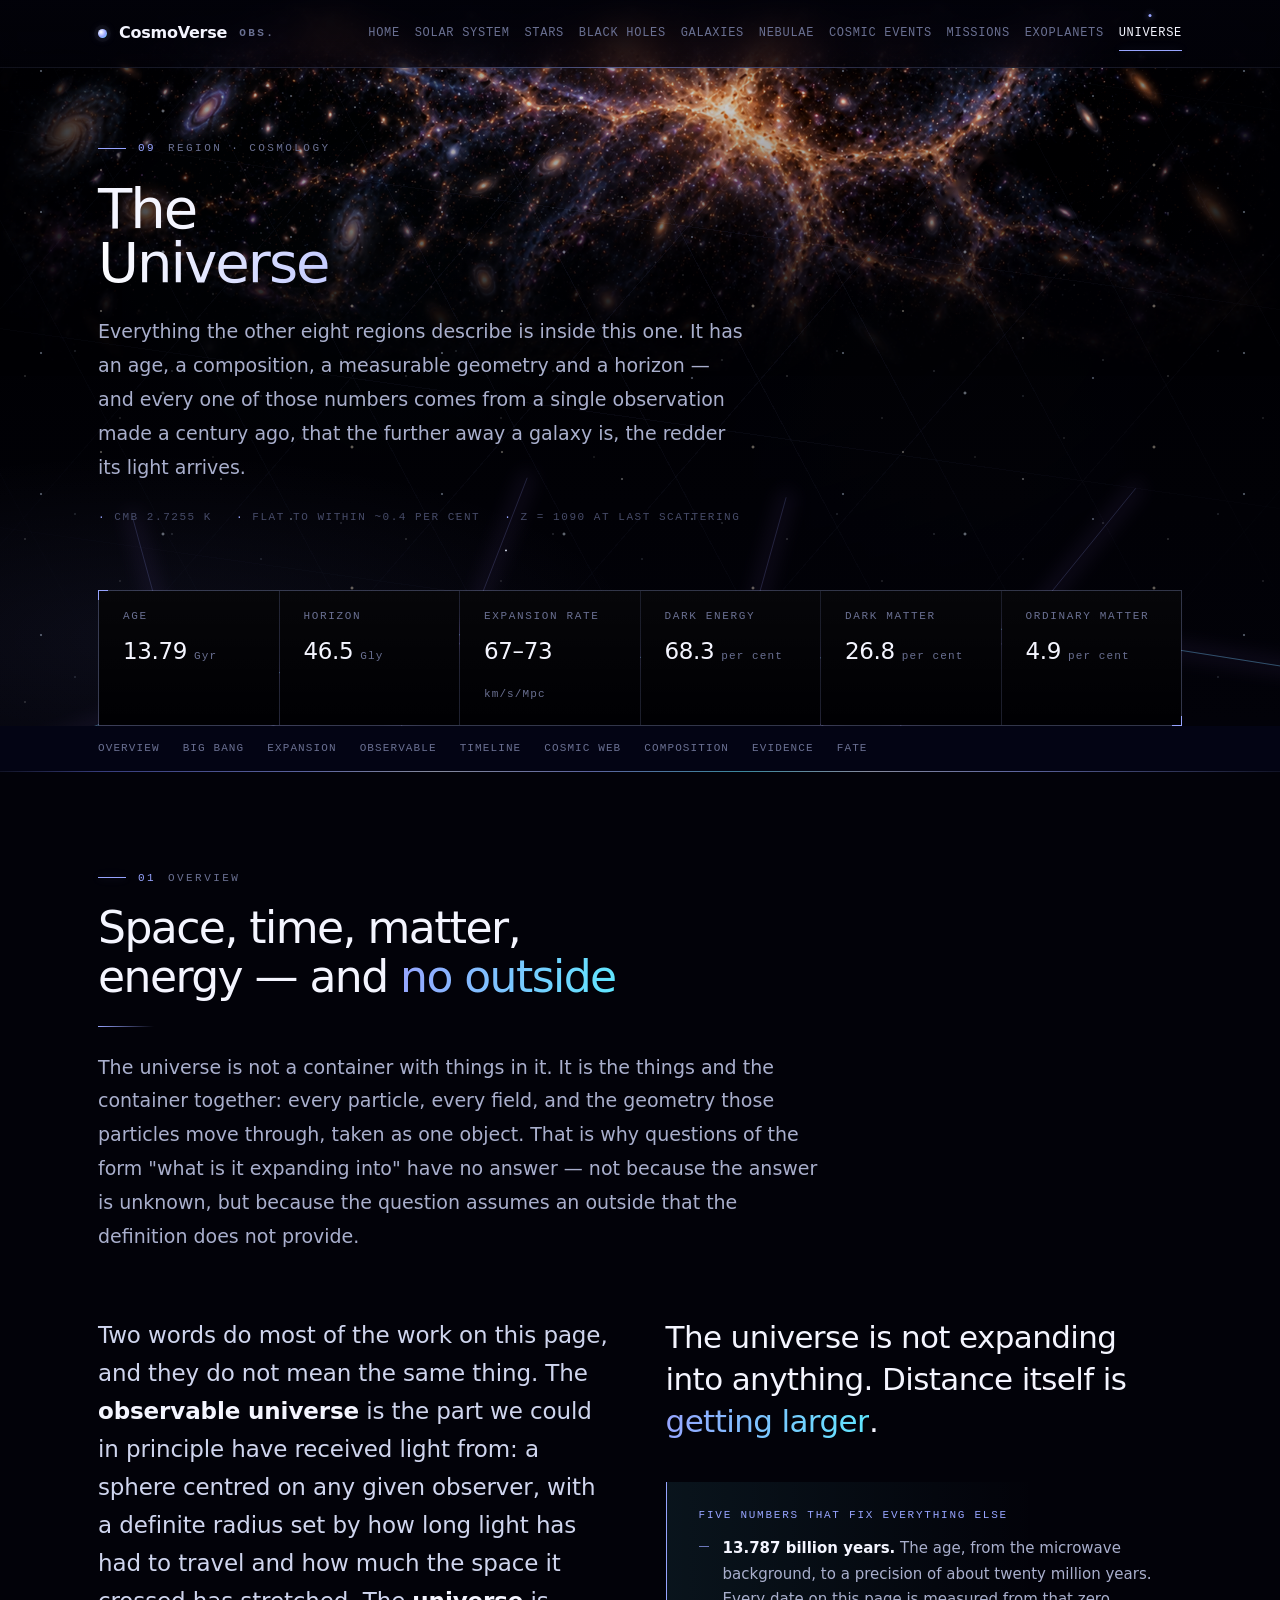
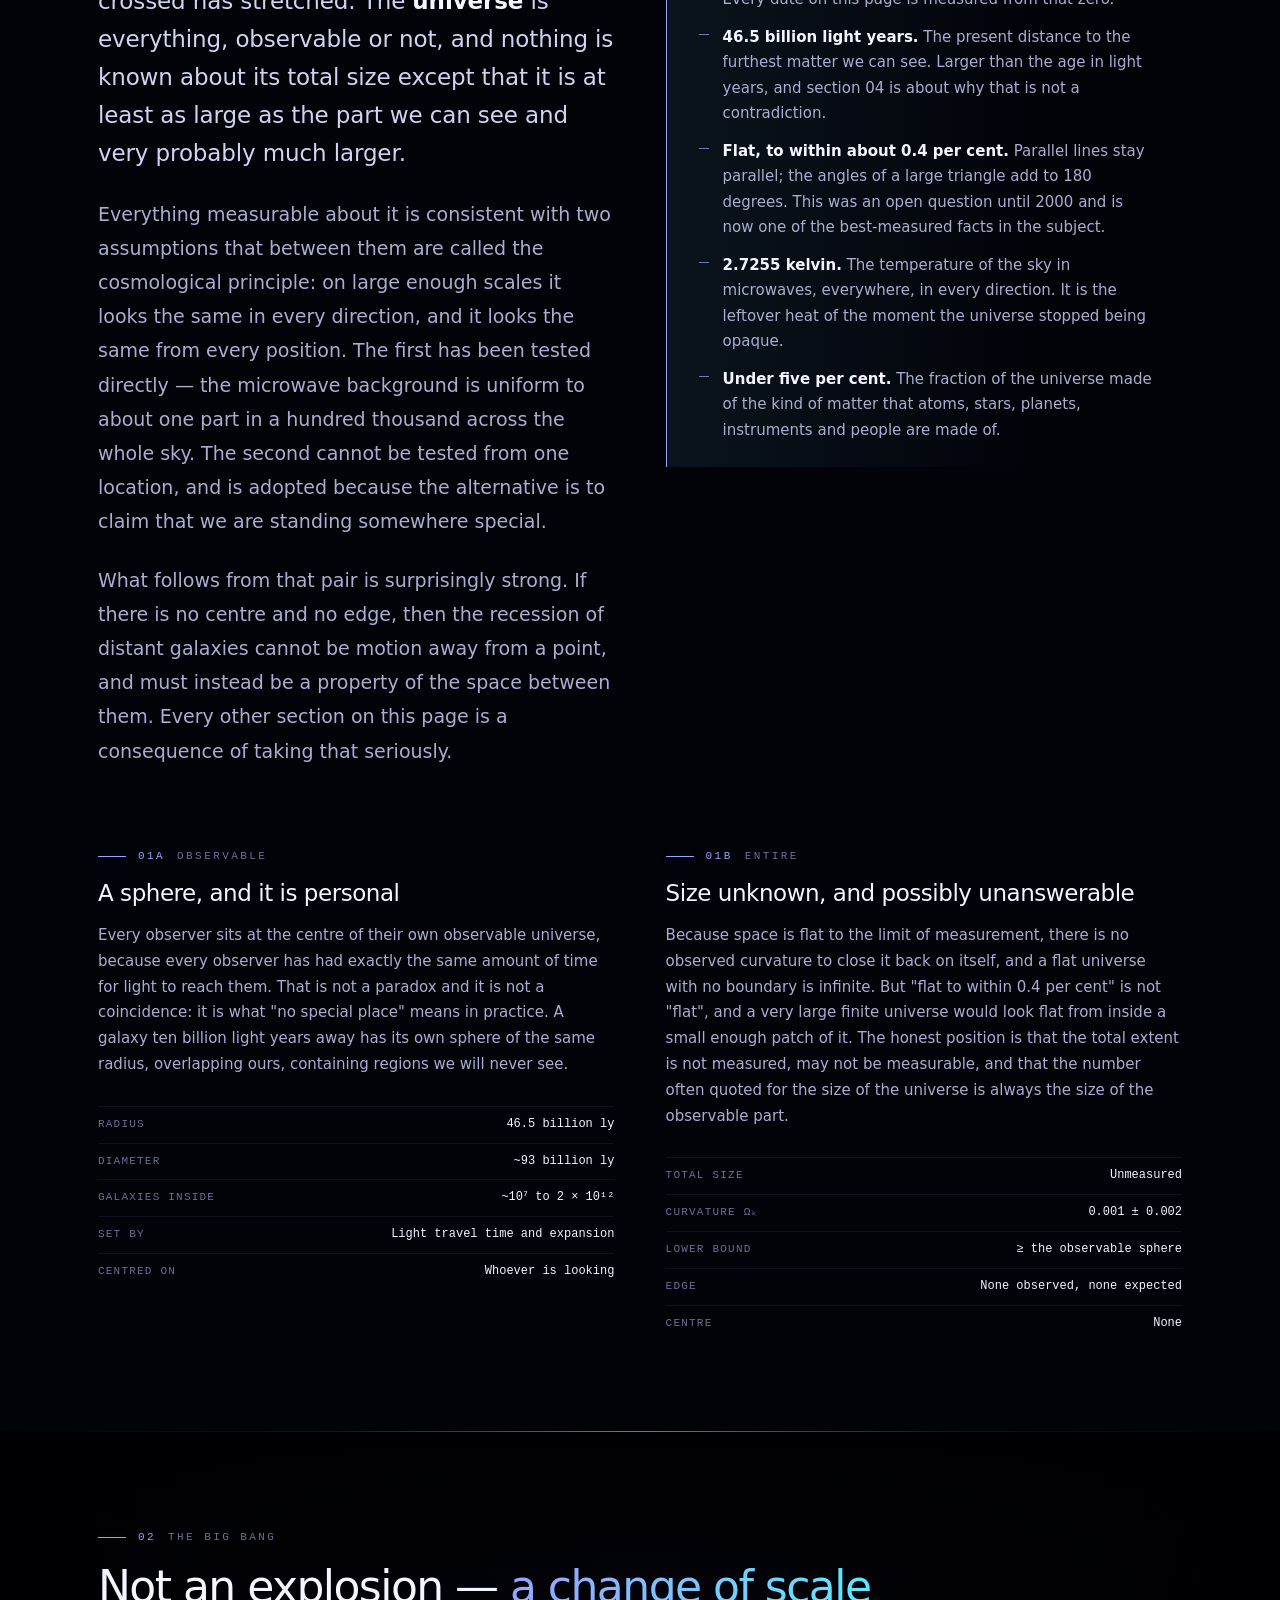
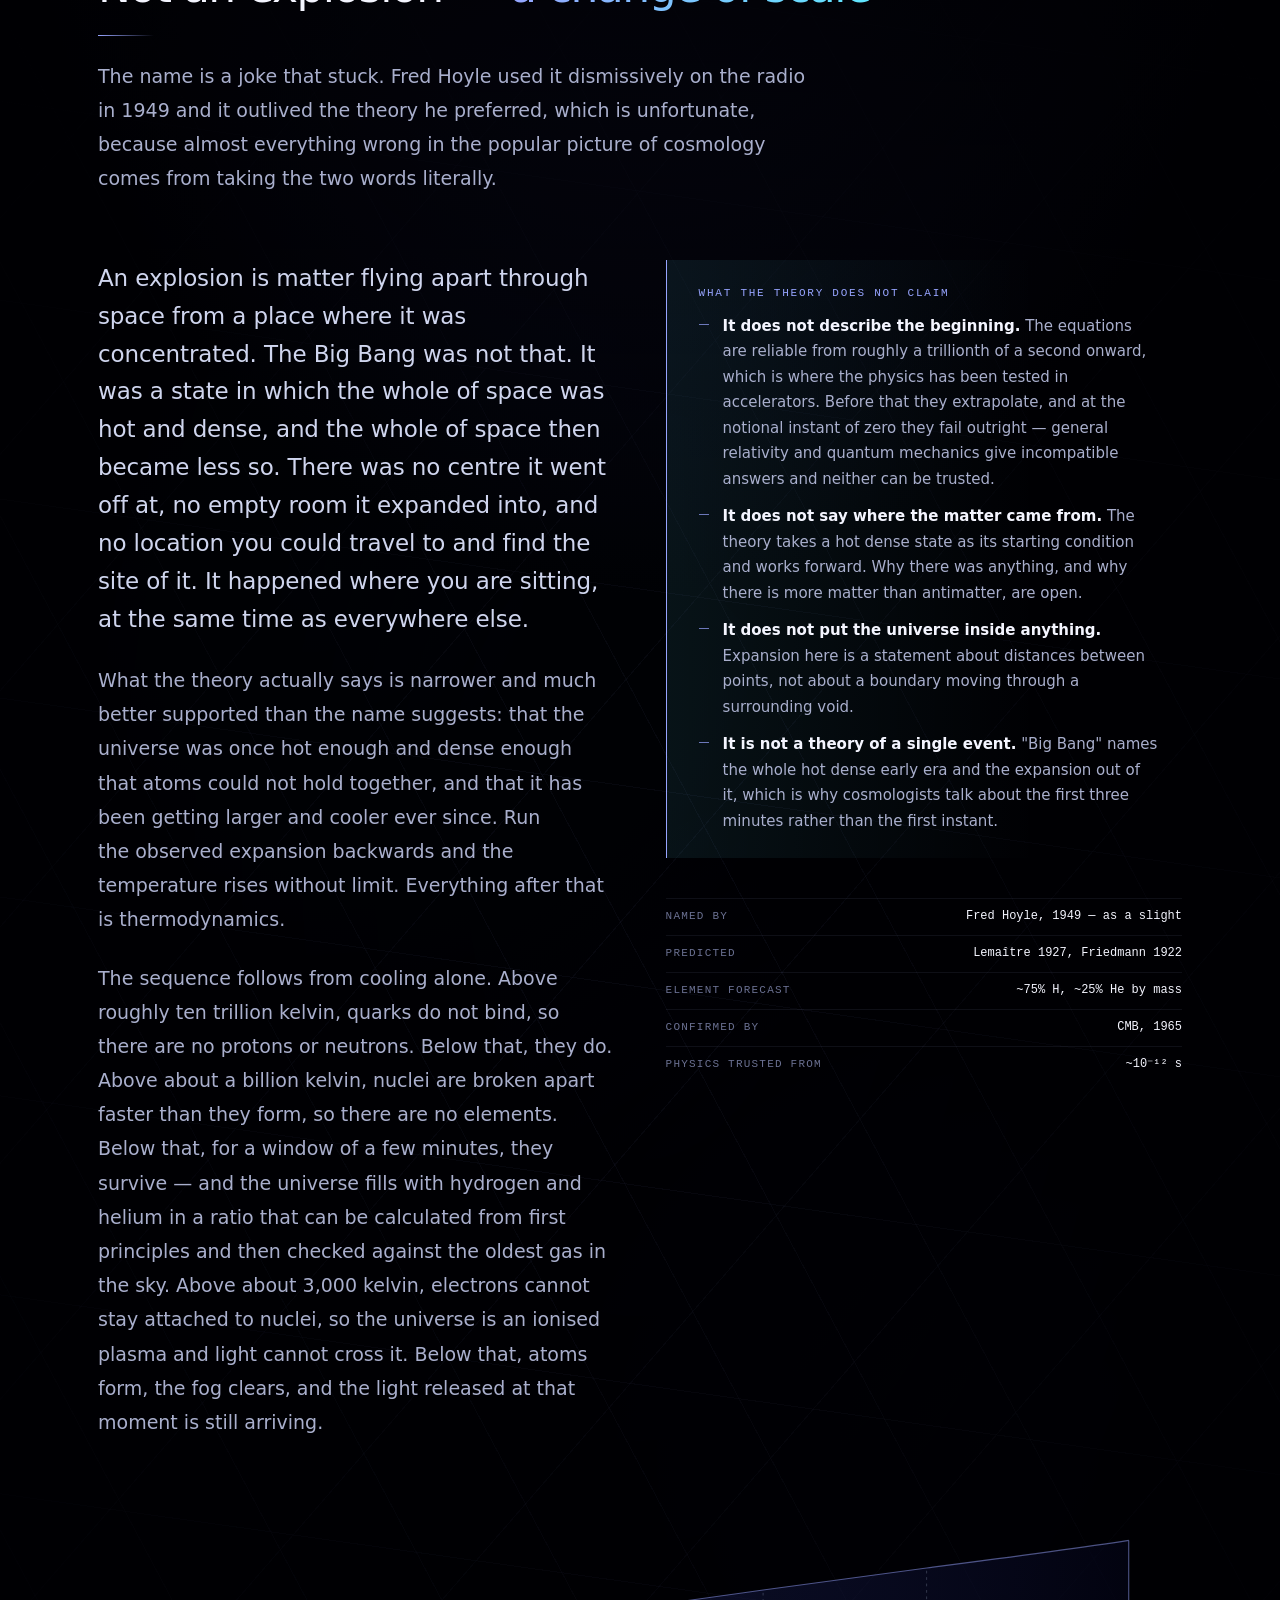
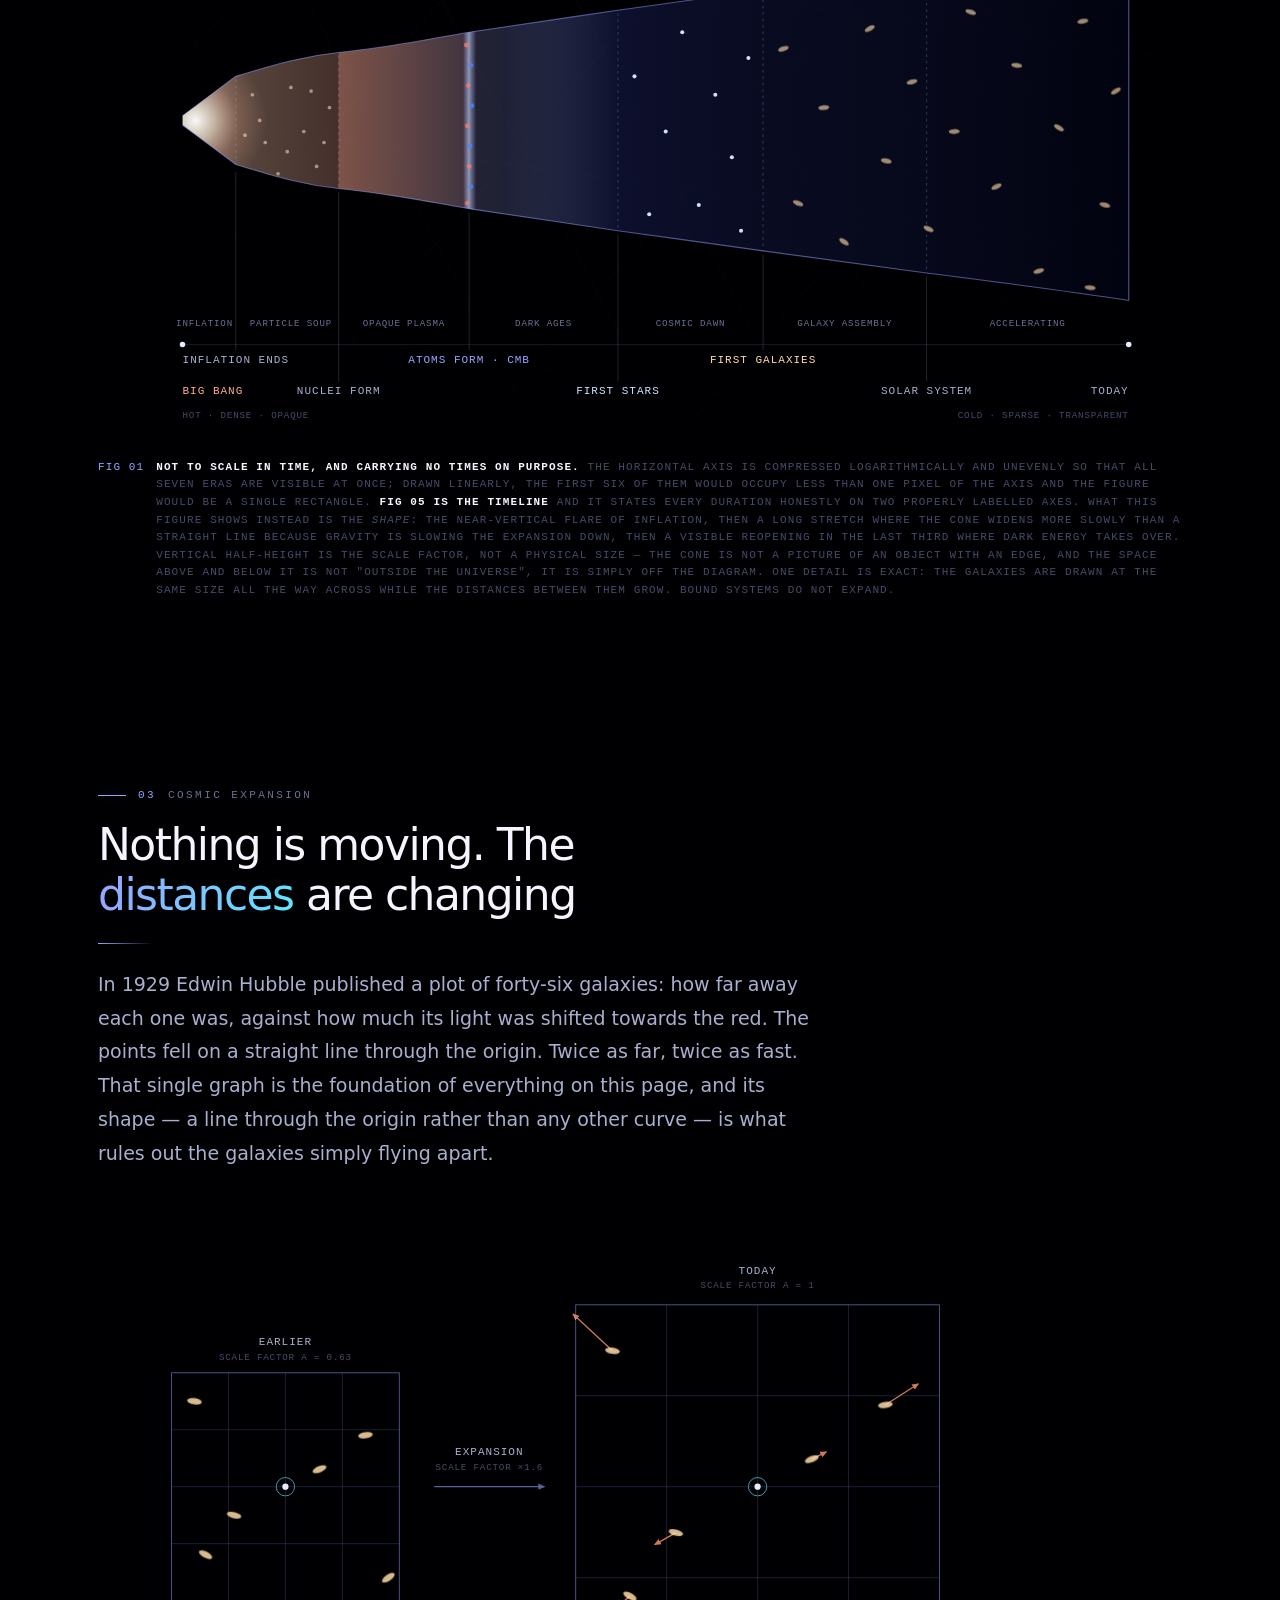
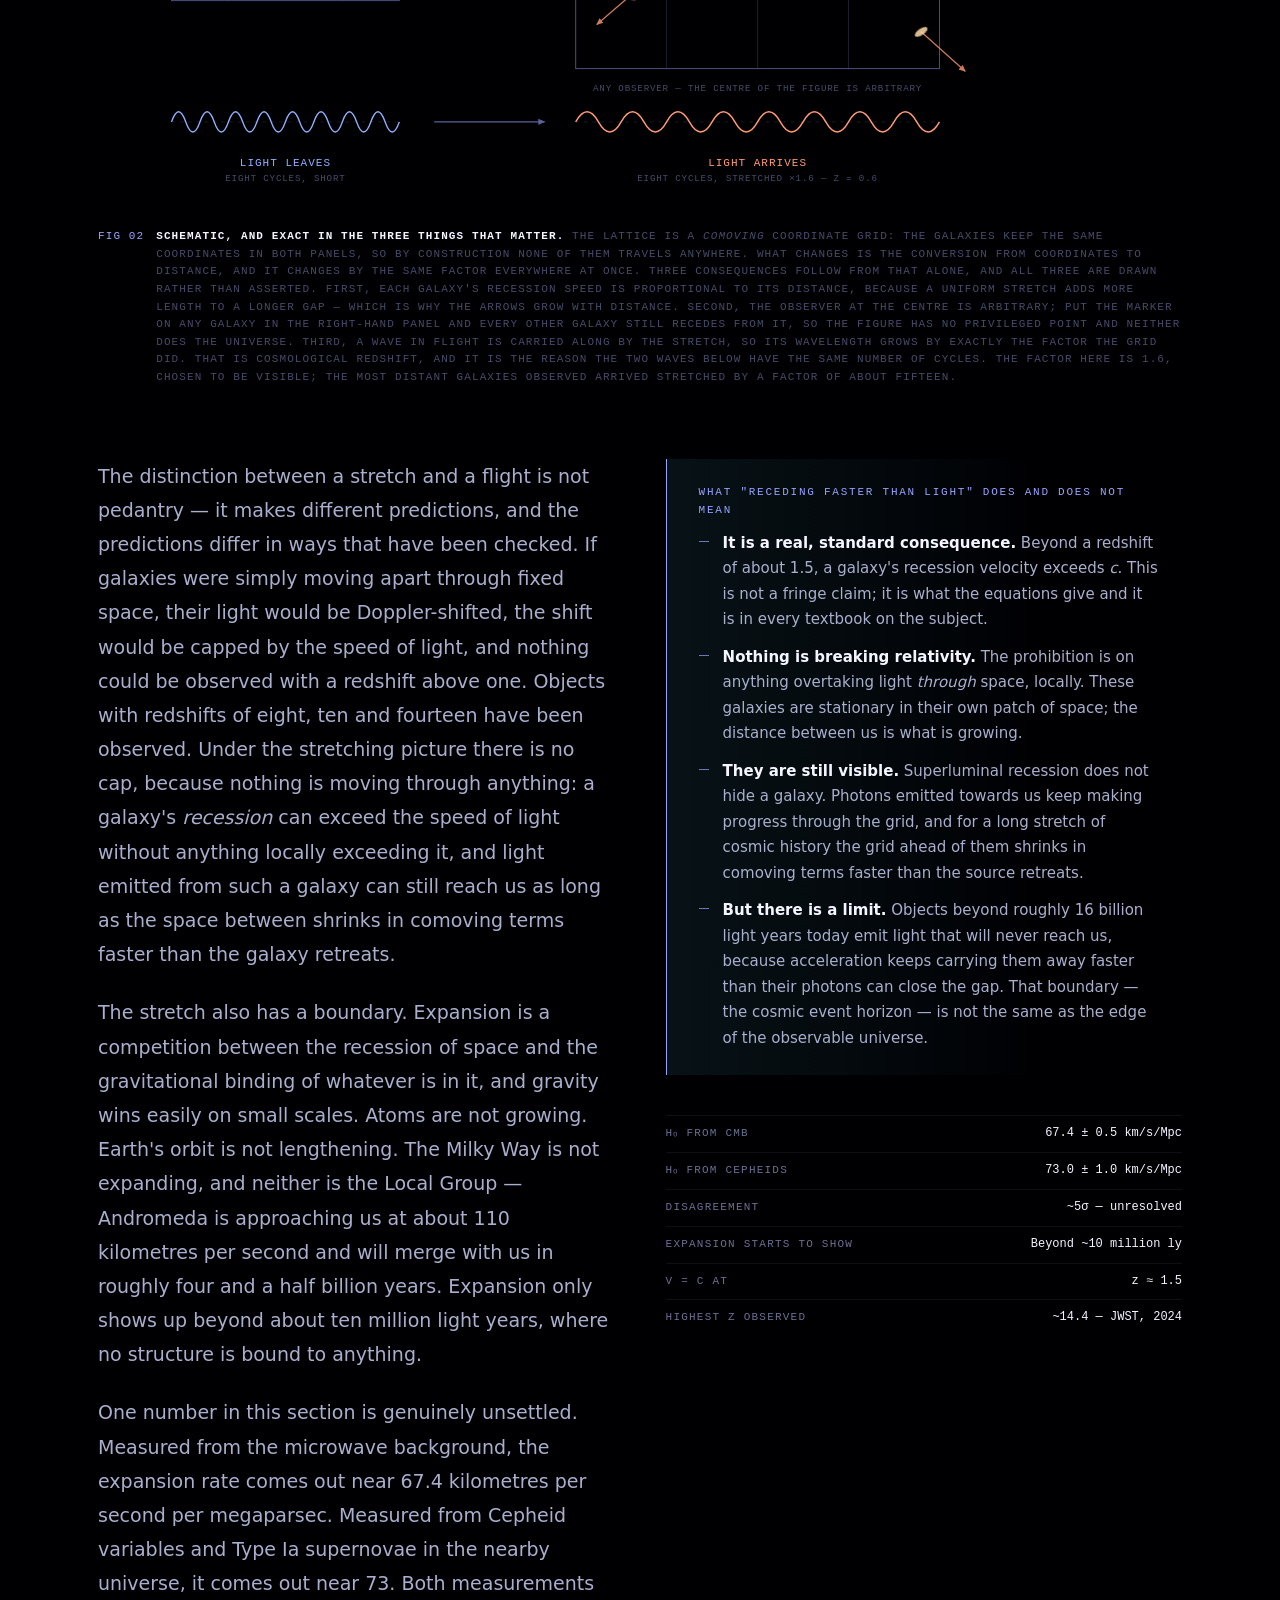
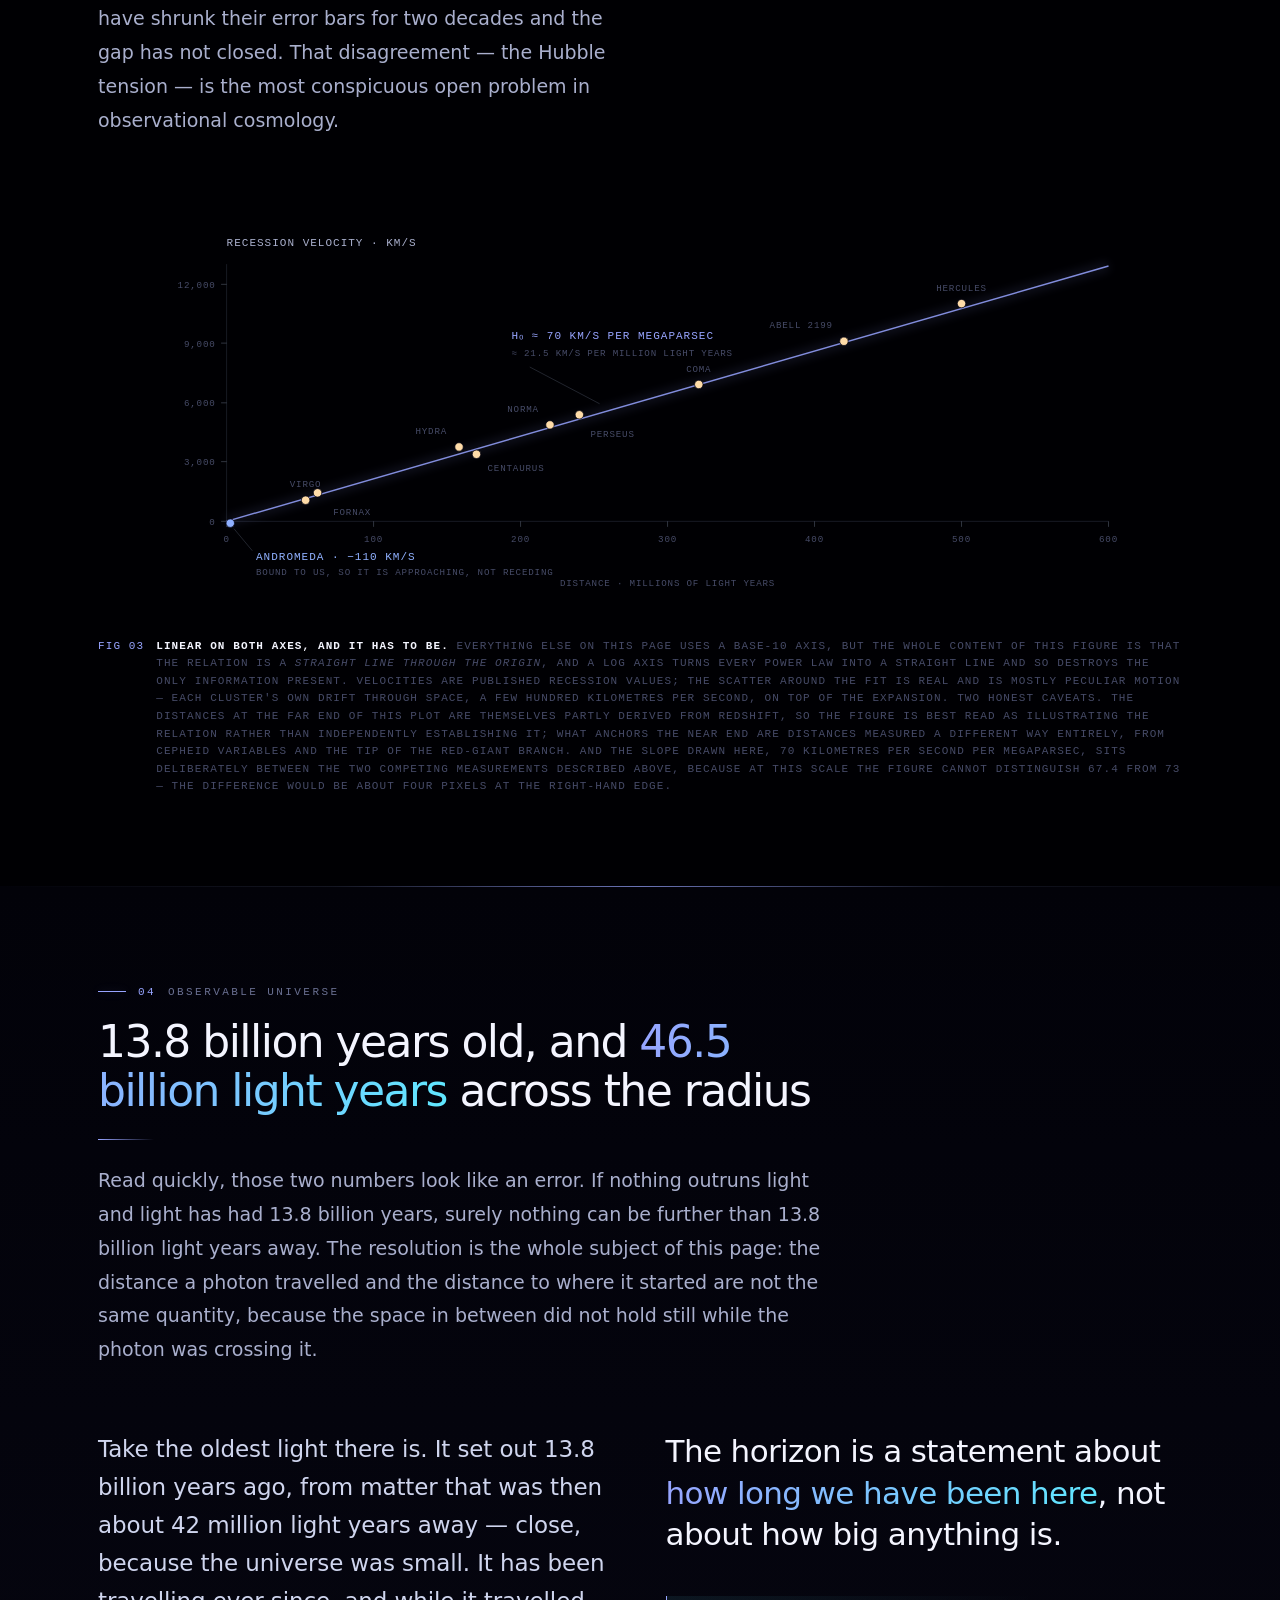
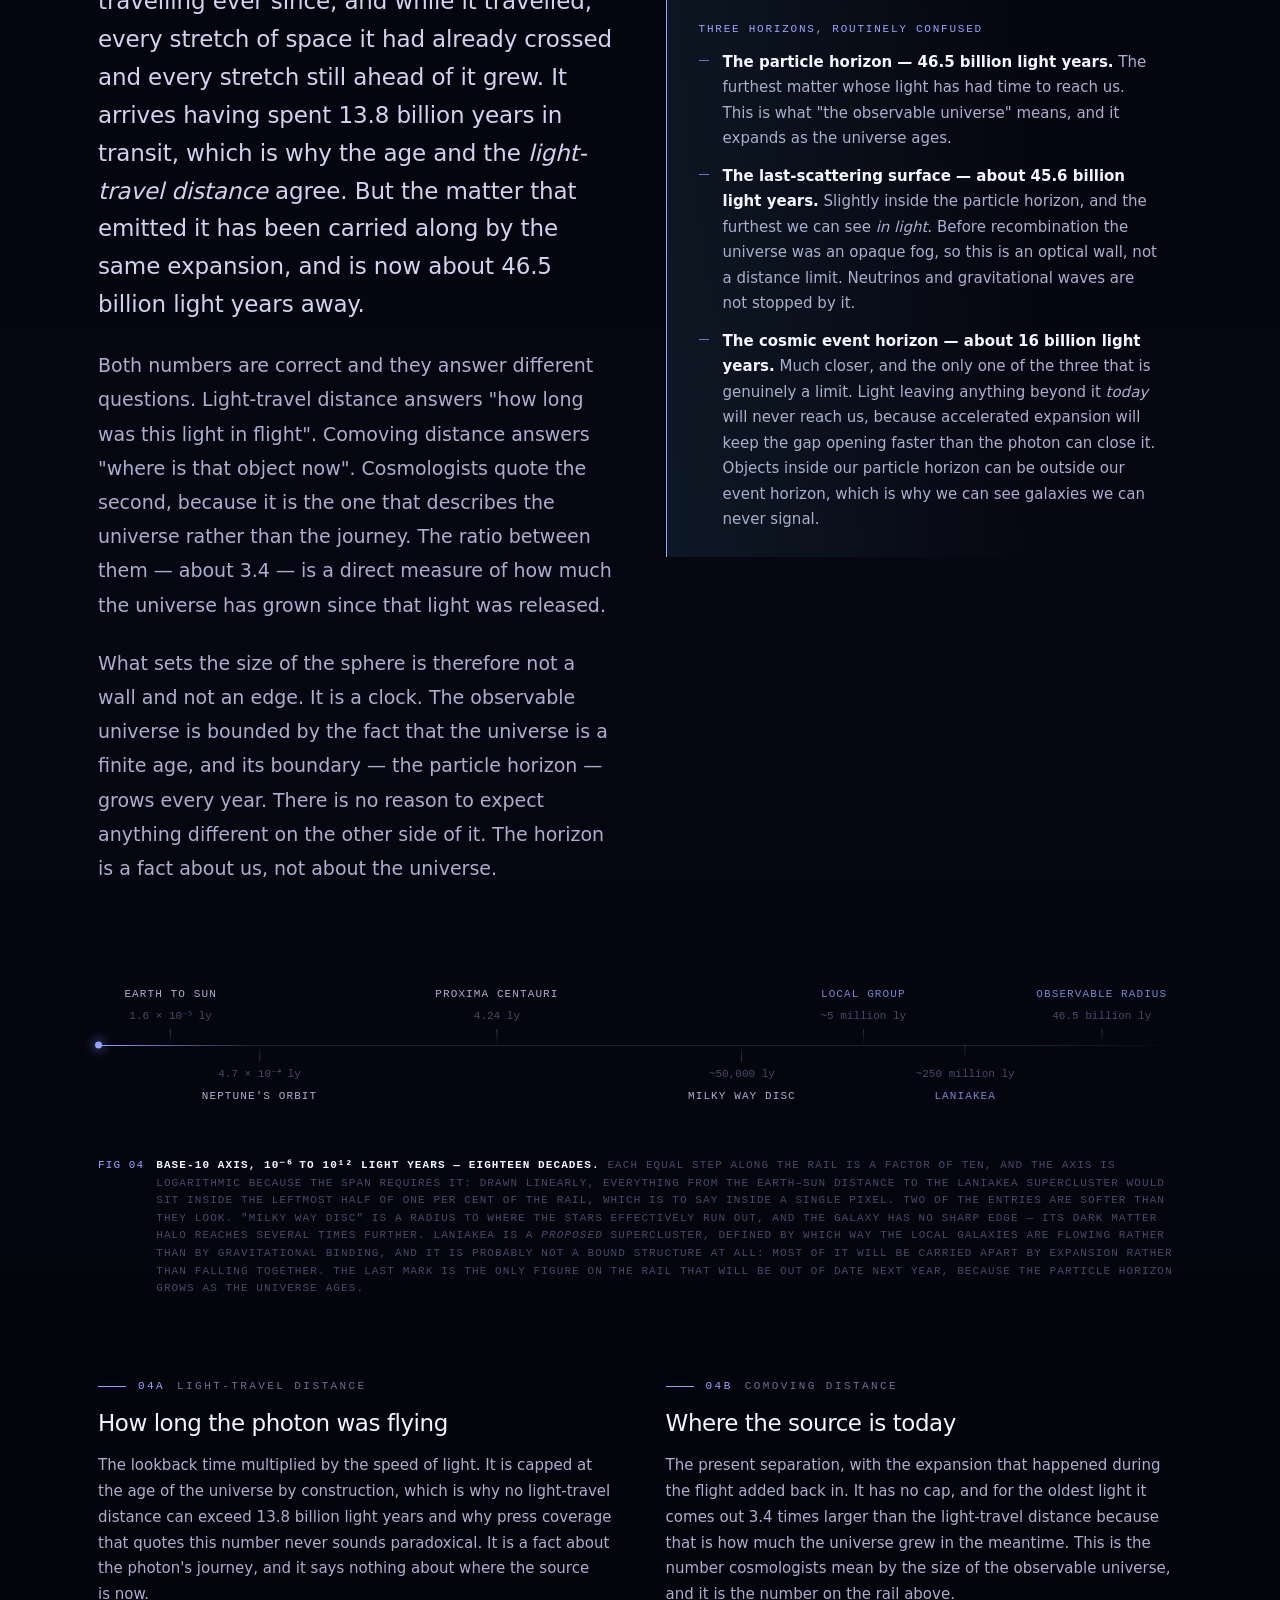
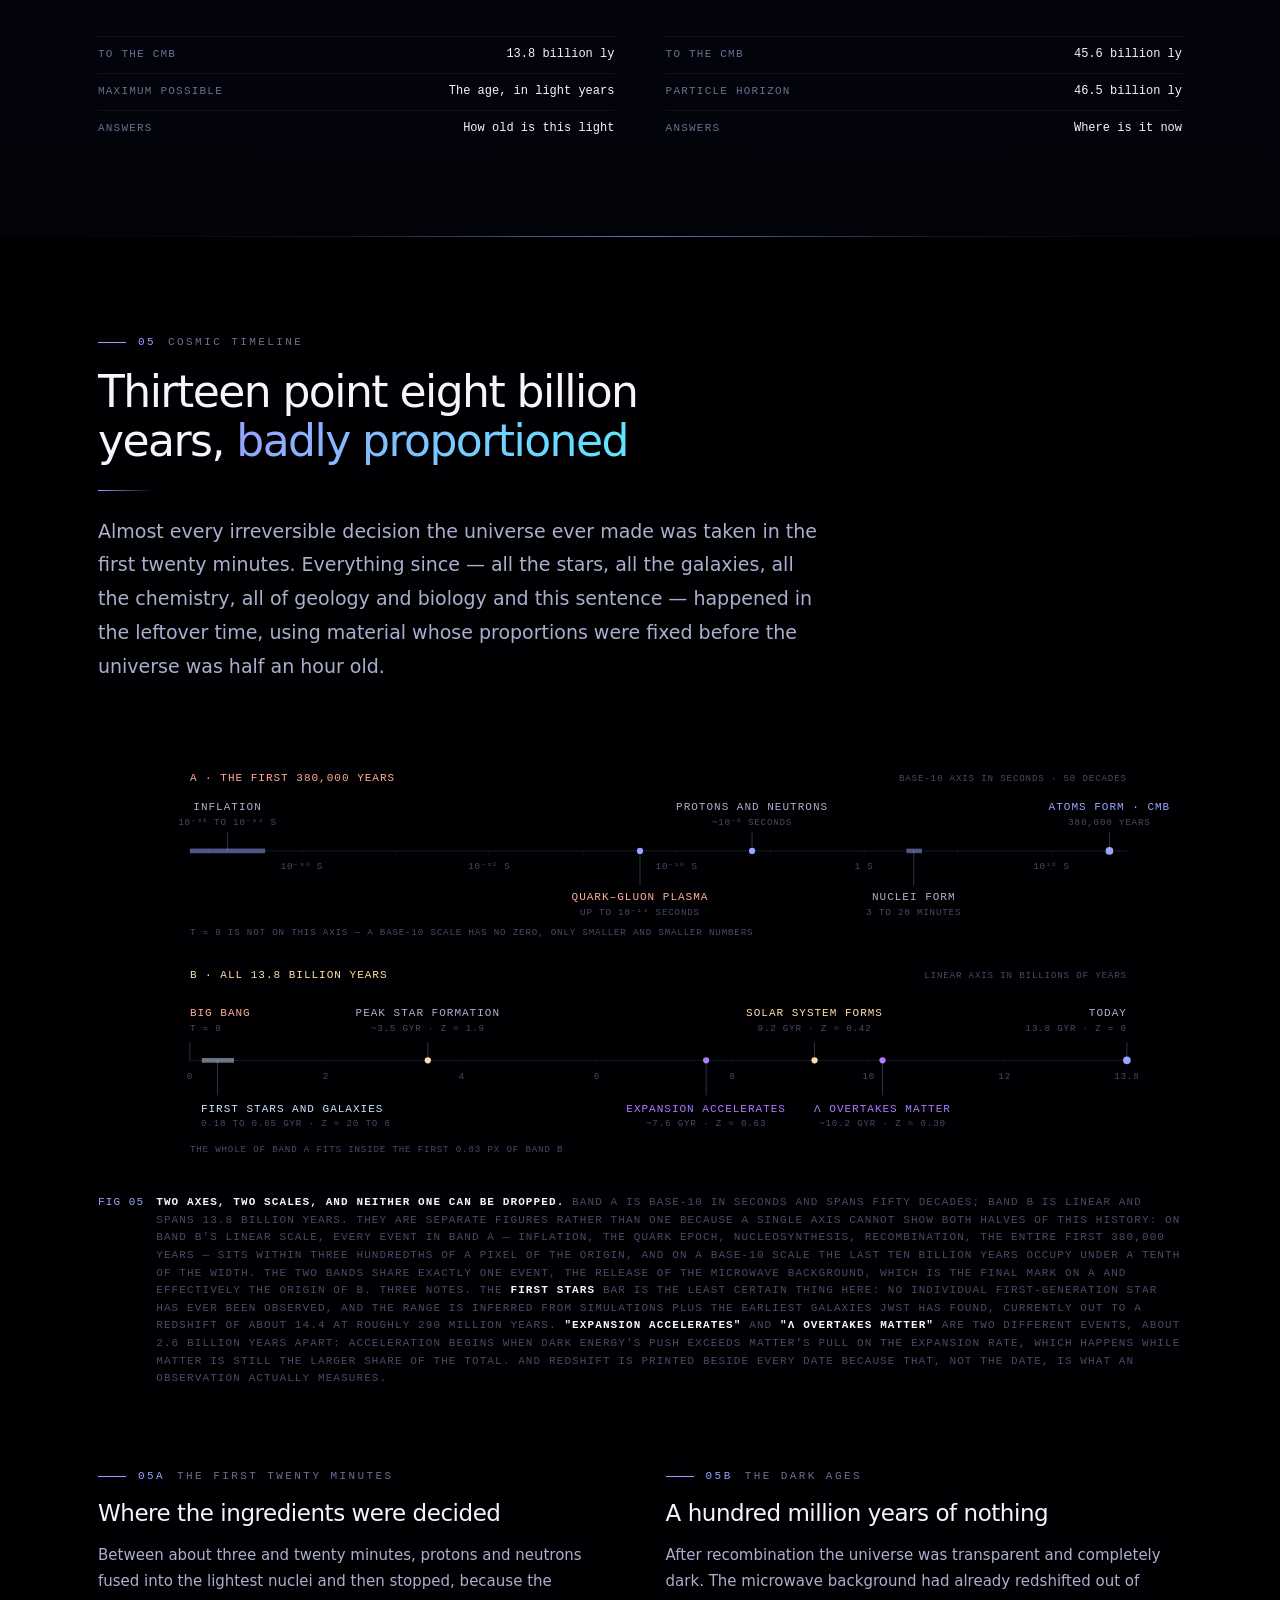
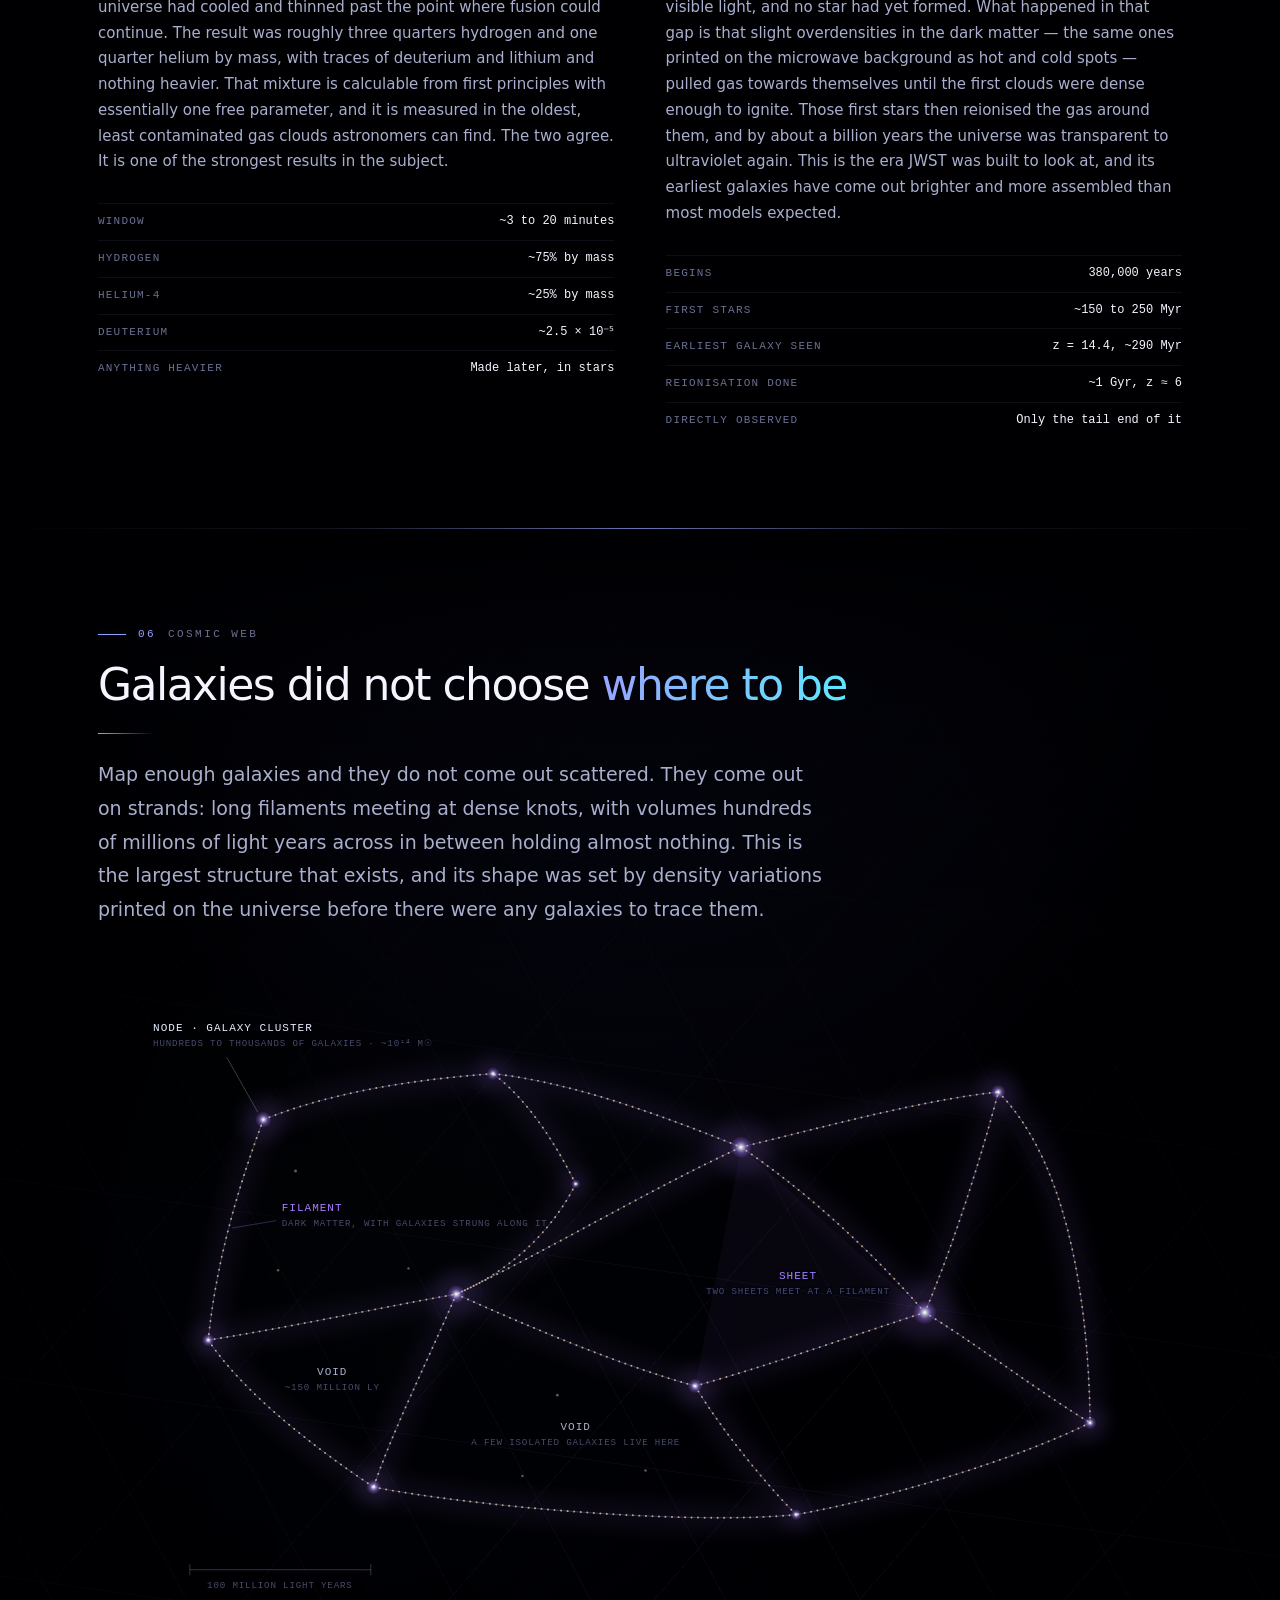
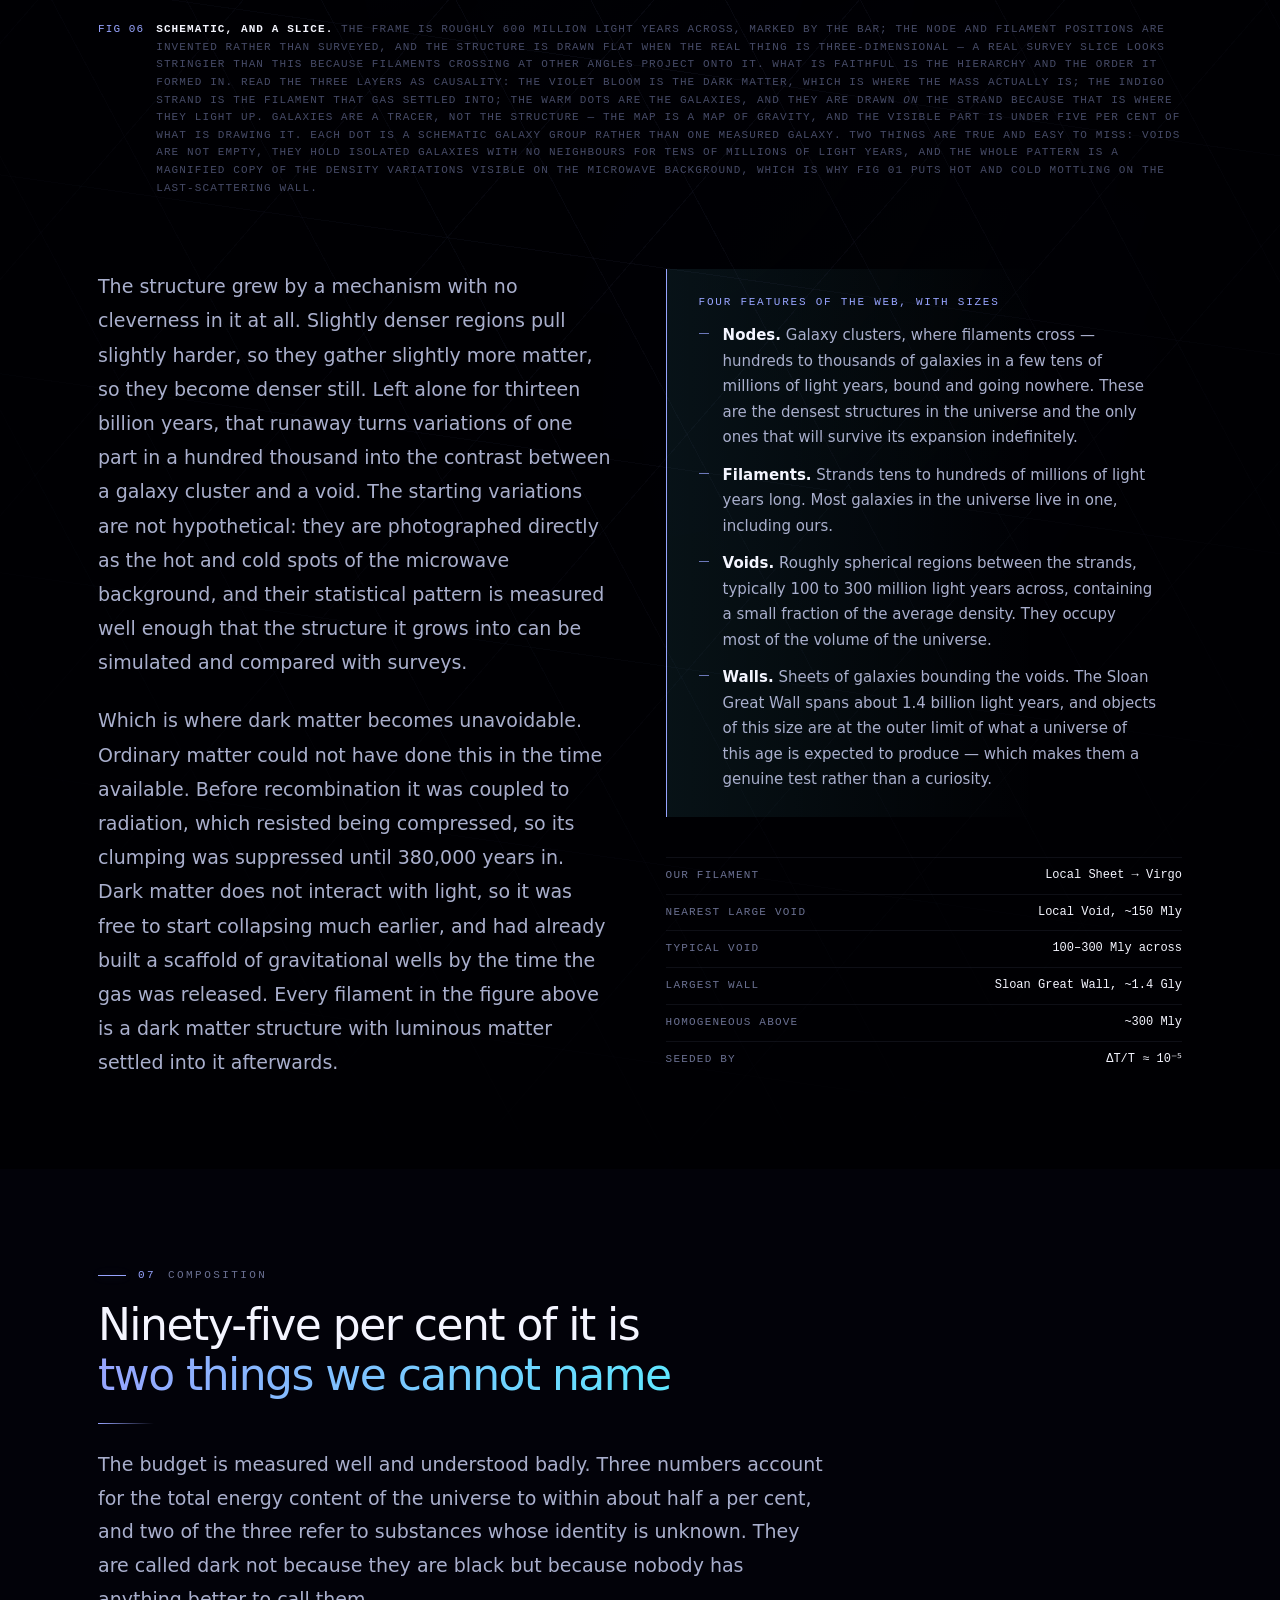
<file: universe/index.html>
<!DOCTYPE html>
<html lang="en">
<head>
    <meta charset="UTF-8">
    <meta name="viewport" content="width=device-width, initial-scale=1.0">
    <meta name="description" content="The Universe — what it is, the Big Bang as the expansion of space rather than an explosion in it, Hubble expansion and redshift, why the observable radius is 46.5 billion light years when the universe is 13.8 billion years old, the cosmic timeline, the cosmic web, dark energy and dark matter, the four lines of evidence, and the evidence on its ultimate fate.">
    <meta name="keywords" content="universe, cosmology, Big Bang, cosmic expansion, Hubble law, redshift, observable universe, particle horizon, cosmic microwave background, CMB, recombination, cosmic timeline, inflation, nucleosynthesis, cosmic web, filaments, voids, dark matter, dark energy, Lambda-CDM, heat death, Big Rip, astronomy">
    <meta name="author" content="CosmoVerse">
    <meta name="theme-color" content="#000003">
    <title>Universe | CosmoVerse</title>
    <link rel="stylesheet" href="../css/style.css">
    <link rel="stylesheet" href="../css/components.css">
    <link rel="stylesheet" href="../css/universe.css">
</head>
<!-- dm-universe sets the domain palette. Its accent pair is already
     CMB indigo cooling to aqua, so like Nebulae and Cosmic Events this
     page does not retune the shared heading gradient. universe.css adds
     the dark sector, the temperature scale and the epochs, and keeps
     violet where the rest of the site keeps it: for something real
     that cannot be seen. -->
<body class="dm-universe">
    <a href="#main" class="skip-link">Skip to content</a>

    <header class="header">
        <div class="header-container">
            <a href="../index.html" class="logo">
                CosmoVerse
                <span class="logo-mark">Obs.</span>
            </a>

            <input type="checkbox" id="mobile-menu-checkbox" class="mobile-menu-checkbox">
            <label for="mobile-menu-checkbox" class="mobile-menu-toggle" aria-label="Toggle navigation menu">
                <span class="hamburger-line"></span>
                <span class="hamburger-line"></span>
                <span class="hamburger-line"></span>
            </label>

            <nav class="nav" aria-label="Main navigation">
                <ul class="nav-list">
                    <li><a href="../index.html" class="nav-link">Home</a></li>
                    <li><a href="../solar-system/index.html" class="nav-link">Solar System</a></li>
                    <li><a href="../stars/index.html" class="nav-link">Stars</a></li>
                    <li><a href="../black-holes/index.html" class="nav-link">Black Holes</a></li>
                    <li><a href="../galaxies/index.html" class="nav-link">Galaxies</a></li>
                    <li><a href="../nebulae/index.html" class="nav-link">Nebulae</a></li>
                    <li><a href="../cosmic-events/index.html" class="nav-link">Cosmic Events</a></li>
                    <li><a href="../missions/index.html" class="nav-link">Missions</a></li>
                    <li><a href="../exoplanets/index.html" class="nav-link">Exoplanets</a></li>
                    <li><a href="index.html" class="nav-link active" aria-current="page">Universe</a></li>
                </ul>
            </nav>
        </div>
    </header>

    <main id="main">

        <!-- ============================================================
             ARRIVAL
             Galaxies opens on a logarithmic arc, Nebulae on dust
             filaments, Cosmic Events on a shock front, Missions on an
             ascent curve. This opens on the cosmic web seen from inside
             it — long strands meeting at lit nodes, and most of the
             frame empty, because most of the universe is.
             ============================================================ -->
        <section class="page-hero">
            <div class="page-hero__shot" aria-hidden="true">
                <img src="../images/universe.png" alt="" decoding="async">
            </div>
            <!-- Held well back. .field--web defaults to 0.55, and at that
                 strength its three crossing rulings sit right on top of the
                 photograph, which on this asset is itself large-scale
                 structure — i.e. the drawn field would be competing with a
                 better version of itself. It is here to echo the geometry,
                 not to replace the subject. -->
            <div class="field field--web" aria-hidden="true" style="--field-opacity:0.2"></div>
            <div class="starfield" style="--stars-opacity:0.72" aria-hidden="true"></div>
            <div class="starfield-streak" aria-hidden="true"></div>

            <div class="un-hero__web" aria-hidden="true">
                <svg viewBox="0 0 1700 440" preserveAspectRatio="xMidYMax meet">
                    <g class="un-fil un-fil--bloom">
                        <path d="M -80 452 L 240 330 L 620 250 L 980 300 L 1360 240 L 1780 306"/>
                        <path d="M 240 330 L 500 420 L 1150 410 L 1360 240"/>
                        <path d="M 620 250 L 500 420"/>
                        <path d="M 980 300 L 1150 410"/>
                        <path d="M 620 250 L 700 44"/>
                        <path d="M 980 300 L 1044 70"/>
                        <path d="M 1360 240 L 1508 58"/>
                        <path d="M 240 330 L 176 96"/>
                    </g>
                    <g class="un-fil">
                        <path d="M -80 452 L 240 330 L 620 250 L 980 300 L 1360 240 L 1780 306"/>
                        <path d="M 240 330 L 500 420 L 1150 410 L 1360 240"/>
                        <path d="M 620 250 L 500 420"/>
                        <path d="M 980 300 L 1150 410"/>
                        <path d="M 620 250 L 700 44"/>
                        <path d="M 980 300 L 1044 70"/>
                        <path d="M 1360 240 L 1508 58"/>
                        <path d="M 240 330 L 176 96"/>
                    </g>
                    <path class="un-fil un-fil--lead" d="M -80 452 L 240 330 L 620 250 L 980 300 L 1360 240 L 1780 306"/>
                    <g class="un-node un-node--halo">
                        <circle cx="240" cy="330" r="16"/>
                        <circle cx="620" cy="250" r="20"/>
                        <circle cx="980" cy="300" r="15"/>
                        <circle cx="1360" cy="240" r="18"/>
                        <circle cx="500" cy="420" r="13"/>
                        <circle cx="1150" cy="410" r="12"/>
                    </g>
                    <g class="un-node">
                        <circle cx="240" cy="330" r="2.2"/>
                        <circle cx="620" cy="250" r="2.8"/>
                        <circle cx="980" cy="300" r="2"/>
                        <circle cx="1360" cy="240" r="2.4"/>
                        <circle cx="500" cy="420" r="1.7"/>
                        <circle cx="1150" cy="410" r="1.6"/>
                        <circle cx="392" cy="288" r="1.2"/>
                        <circle cx="806" cy="272" r="1.3"/>
                        <circle cx="1176" cy="268" r="1.1"/>
                        <circle cx="672" cy="140" r="1.2"/>
                    </g>
                </svg>
            </div>

            <div class="container">
                <p class="eyebrow"><span class="eyebrow__id">09</span> Region &middot; Cosmology</p>
                <h1 class="page-hero__title">The<em>Universe</em></h1>
                <p class="page-hero__lede">Everything the other eight regions describe is inside this one. It has an age, a composition, a measurable geometry and a horizon &mdash; and every one of those numbers comes from a single observation made a century ago, that the further away a galaxy is, the redder its light arrives.</p>
                <p class="page-hero__coords">
                    <span>CMB 2.7255 K</span>
                    <span>Flat to within ~0.4 per cent</span>
                    <span>z = 1090 at last scattering</span>
                </p>
            </div>

            <div class="page-hero__dock">
                <div class="container">
                    <!-- Labels are kept short enough to stay on one line. A
                         two-line label in one cell drops that cell's figure
                         below the other five and the readout stops reading
                         as a single instrument. -->
                    <dl class="readout readout--flush">
                        <div class="readout__cell">
                            <dt>Age</dt>
                            <dd>13.79 <small>Gyr</small></dd>
                        </div>
                        <!-- "Observable radius" is 17 characters and wrapped
                             onto a second line in a 180px cell, which dropped
                             this figure below the other five. "Horizon" is
                             the same quantity and fits. -->
                        <div class="readout__cell">
                            <dt>Horizon</dt>
                            <dd>46.5 <small>Gly</small></dd>
                        </div>
                        <div class="readout__cell">
                            <dt>Expansion rate</dt>
                            <dd>67&ndash;73 <small>km/s/Mpc</small></dd>
                        </div>
                        <div class="readout__cell">
                            <dt>Dark energy</dt>
                            <dd>68.3 <small>per cent</small></dd>
                        </div>
                        <div class="readout__cell">
                            <dt>Dark matter</dt>
                            <dd>26.8 <small>per cent</small></dd>
                        </div>
                        <div class="readout__cell">
                            <dt>Ordinary matter</dt>
                            <dd>4.9 <small>per cent</small></dd>
                        </div>
                    </dl>
                </div>
            </div>
        </section>


        <!-- ============================================================
             LOCAL INDEX
             ============================================================ -->
        <nav class="subnav" aria-label="Sections in this region">
            <div class="subnav__list">
                <a href="#overview">Overview</a>
                <a href="#big-bang">Big Bang</a>
                <a href="#expansion">Expansion</a>
                <a href="#observable">Observable</a>
                <a href="#timeline">Timeline</a>
                <a href="#web">Cosmic Web</a>
                <a href="#composition">Composition</a>
                <a href="#evidence">Evidence</a>
                <a href="#fate">Fate</a>
            </div>
        </nav>


        <!-- ============================================================
             01 · WHAT IS THE UNIVERSE
             ============================================================ -->
        <section class="shell shell--abyss" id="overview">
            <div class="container">
                <header class="head">
                    <p class="eyebrow"><span class="eyebrow__id">01</span> Overview</p>
                    <h2 class="head__title">Space, time, matter, energy &mdash; and <em>no outside</em></h2>
                    <div class="head__rule"></div>
                    <p class="head__lede">The universe is not a container with things in it. It is the things and the container together: every particle, every field, and the geometry those particles move through, taken as one object. That is why questions of the form "what is it expanding into" have no answer &mdash; not because the answer is unknown, but because the question assumes an outside that the definition does not provide.</p>
                </header>

                <div class="split">
                    <div class="prose prose--lede">
                        <p>Two words do most of the work on this page, and they do not mean the same thing. The <strong>observable universe</strong> is the part we could in principle have received light from: a sphere centred on any given observer, with a definite radius set by how long light has had to travel and how much the space it crossed has stretched. The <strong>universe</strong> is everything, observable or not, and nothing is known about its total size except that it is at least as large as the part we can see and very probably much larger.</p>
                        <p>Everything measurable about it is consistent with two assumptions that between them are called the cosmological principle: on large enough scales it looks the same in every direction, and it looks the same from every position. The first has been tested directly &mdash; the microwave background is uniform to about one part in a hundred thousand across the whole sky. The second cannot be tested from one location, and is adopted because the alternative is to claim that we are standing somewhere special.</p>
                        <p>What follows from that pair is surprisingly strong. If there is no centre and no edge, then the recession of distant galaxies cannot be motion away from a point, and must instead be a property of the space between them. Every other section on this page is a consequence of taking that seriously.</p>
                    </div>

                    <div>
                        <p class="pull">The universe is not expanding into anything. Distance itself is <em>getting larger</em>.</p>

                        <div class="note" style="margin-top:2.5rem">
                            <span class="note__title">Five numbers that fix everything else</span>
                            <ul class="note__list">
                                <li><strong>13.787 billion years.</strong> The age, from the microwave background, to a precision of about twenty million years. Every date on this page is measured from that zero.</li>
                                <li><strong>46.5 billion light years.</strong> The present distance to the furthest matter we can see. Larger than the age in light years, and section 04 is about why that is not a contradiction.</li>
                                <li><strong>Flat, to within about 0.4 per cent.</strong> Parallel lines stay parallel; the angles of a large triangle add to 180 degrees. This was an open question until 2000 and is now one of the best-measured facts in the subject.</li>
                                <li><strong>2.7255 kelvin.</strong> The temperature of the sky in microwaves, everywhere, in every direction. It is the leftover heat of the moment the universe stopped being opaque.</li>
                                <li><strong>Under five per cent.</strong> The fraction of the universe made of the kind of matter that atoms, stars, planets, instruments and people are made of.</li>
                            </ul>
                        </div>
                    </div>
                </div>

                <div class="split" style="margin-top:4.5rem">
                    <div>
                        <p class="eyebrow"><span class="eyebrow__id">01a</span> Observable</p>
                        <h3 class="sub-title" style="margin-top:1rem">A sphere, and it is personal</h3>
                        <p class="copy" style="margin-top:1rem">Every observer sits at the centre of their own observable universe, because every observer has had exactly the same amount of time for light to reach them. That is not a paradox and it is not a coincidence: it is what "no special place" means in practice. A galaxy ten billion light years away has its own sphere of the same radius, overlapping ours, containing regions we will never see.</p>
                        <dl class="spec" style="margin-top:1.75rem">
                            <div class="spec__row"><dt>Radius</dt><dd>46.5 billion ly</dd></div>
                            <div class="spec__row"><dt>Diameter</dt><dd>~93 billion ly</dd></div>
                            <div class="spec__row"><dt>Galaxies inside</dt><dd>~10&#8311; to 2 &times; 10&sup1;&sup2;</dd></div>
                            <div class="spec__row"><dt>Set by</dt><dd>Light travel time and expansion</dd></div>
                            <div class="spec__row"><dt>Centred on</dt><dd>Whoever is looking</dd></div>
                        </dl>
                    </div>

                    <div>
                        <p class="eyebrow"><span class="eyebrow__id">01b</span> Entire</p>
                        <h3 class="sub-title" style="margin-top:1rem">Size unknown, and possibly unanswerable</h3>
                        <p class="copy" style="margin-top:1rem">Because space is flat to the limit of measurement, there is no observed curvature to close it back on itself, and a flat universe with no boundary is infinite. But "flat to within 0.4 per cent" is not "flat", and a very large finite universe would look flat from inside a small enough patch of it. The honest position is that the total extent is not measured, may not be measurable, and that the number often quoted for the size of the universe is always the size of the observable part.</p>
                        <dl class="spec" style="margin-top:1.75rem">
                            <div class="spec__row"><dt>Total size</dt><dd>Unmeasured</dd></div>
                            <div class="spec__row"><dt>Curvature &#8486;&#8342;</dt><dd>0.001 &plusmn; 0.002</dd></div>
                            <div class="spec__row"><dt>Lower bound</dt><dd>&ge; the observable sphere</dd></div>
                            <div class="spec__row"><dt>Edge</dt><dd>None observed, none expected</dd></div>
                            <div class="spec__row"><dt>Centre</dt><dd>None</dd></div>
                        </dl>
                    </div>
                </div>
            </div>
        </section>


        <!-- ============================================================
             02 · THE BIG BANG
             shell--lit: the section is illuminated from above by the
             thing it describes, and this is the one section on the site
             where that thing is literally the whole sky.
             ============================================================ -->
        <section class="shell shell--lit shell--seam" id="big-bang">
            <div class="field field--web" aria-hidden="true" style="--field-opacity:0.16"></div>

            <div class="container">
                <header class="head">
                    <p class="eyebrow"><span class="eyebrow__id">02</span> The Big Bang</p>
                    <h2 class="head__title">Not an explosion &mdash; <em>a change of scale</em></h2>
                    <div class="head__rule"></div>
                    <p class="head__lede">The name is a joke that stuck. Fred Hoyle used it dismissively on the radio in 1949 and it outlived the theory he preferred, which is unfortunate, because almost everything wrong in the popular picture of cosmology comes from taking the two words literally.</p>
                </header>

                <div class="split">
                    <div class="prose prose--lede">
                        <p>An explosion is matter flying apart through space from a place where it was concentrated. The Big Bang was not that. It was a state in which the whole of space was hot and dense, and the whole of space then became less so. There was no centre it went off at, no empty room it expanded into, and no location you could travel to and find the site of it. It happened where you are sitting, at the same time as everywhere else.</p>
                        <p>What the theory actually says is narrower and much better supported than the name suggests: that the universe was once hot enough and dense enough that atoms could not hold together, and that it has been getting larger and cooler ever since. Run the observed expansion backwards and the temperature rises without limit. Everything after that is thermodynamics.</p>
                        <p>The sequence follows from cooling alone. Above roughly ten trillion kelvin, quarks do not bind, so there are no protons or neutrons. Below that, they do. Above about a billion kelvin, nuclei are broken apart faster than they form, so there are no elements. Below that, for a window of a few minutes, they survive &mdash; and the universe fills with hydrogen and helium in a ratio that can be calculated from first principles and then checked against the oldest gas in the sky. Above about 3,000 kelvin, electrons cannot stay attached to nuclei, so the universe is an ionised plasma and light cannot cross it. Below that, atoms form, the fog clears, and the light released at that moment is still arriving.</p>
                    </div>

                    <div>
                        <div class="note">
                            <span class="note__title">What the theory does not claim</span>
                            <ul class="note__list">
                                <li><strong>It does not describe the beginning.</strong> The equations are reliable from roughly a trillionth of a second onward, which is where the physics has been tested in accelerators. Before that they extrapolate, and at the notional instant of zero they fail outright &mdash; general relativity and quantum mechanics give incompatible answers and neither can be trusted.</li>
                                <li><strong>It does not say where the matter came from.</strong> The theory takes a hot dense state as its starting condition and works forward. Why there was anything, and why there is more matter than antimatter, are open.</li>
                                <li><strong>It does not put the universe inside anything.</strong> Expansion here is a statement about distances between points, not about a boundary moving through a surrounding void.</li>
                                <li><strong>It is not a theory of a single event.</strong> "Big Bang" names the whole hot dense early era and the expansion out of it, which is why cosmologists talk about the first three minutes rather than the first instant.</li>
                            </ul>
                        </div>

                        <dl class="spec" style="margin-top:2.5rem">
                            <div class="spec__row"><dt>Named by</dt><dd>Fred Hoyle, 1949 &mdash; as a slight</dd></div>
                            <div class="spec__row"><dt>Predicted</dt><dd>Lema&icirc;tre 1927, Friedmann 1922</dd></div>
                            <div class="spec__row"><dt>Element forecast</dt><dd>~75% H, ~25% He by mass</dd></div>
                            <div class="spec__row"><dt>Confirmed by</dt><dd>CMB, 1965</dd></div>
                            <div class="spec__row"><dt>Physics trusted from</dt><dd>~10&#8315;&sup1;&sup2; s</dd></div>
                        </dl>
                    </div>
                </div>

                <!-- Fig 01 · The shape of expansion. Deliberately carries
                     no times: Fig 05 is the timeline and it carries all of
                     them, and two figures competing to be the same figure
                     is worse than either alone. -->
                <figure class="fig" style="margin-top:4.5rem">
                    <div class="fig__frame">
                        <svg class="fig__svg" viewBox="0 0 1180 570" role="img"
                             aria-label="The expansion history of the universe drawn as a widening cone, read left to right. At the far left a brilliant point flares suddenly outward during inflation. The cone then widens steadily through an era of hot structureless particle soup, then through an opaque ionised plasma. At a vertical wall about a third of the way across, atoms form and the microwave background is released; the wall is mottled with hot and cold patches. Beyond it is a dark, empty stretch called the dark ages, then the first stars appear as blue-white points, then galaxies appear and spread further apart as the cone continues to widen, opening slightly faster towards the right where dark energy dominates. Beneath the cone an axis names seven eras and eight events, from the Big Bang to today.">

                            <defs>
                                <!-- The cone's own light. Hot and white at the
                                     left because the early universe genuinely
                                     was a light source; indigo and dark at the
                                     right because the present one is mostly
                                     empty space. -->
                                <linearGradient id="coneFill" x1="0%" y1="0%" x2="100%" y2="0%">
                                    <stop offset="0%"   stop-color="#fff4de" stop-opacity="0.5"/>
                                    <stop offset="6%"   stop-color="#ffcfae" stop-opacity="0.34"/>
                                    <stop offset="18%"  stop-color="#ffab94" stop-opacity="0.26"/>
                                    <stop offset="34%"  stop-color="#97a4ff" stop-opacity="0.2"/>
                                    <stop offset="46%"  stop-color="#1a1f56" stop-opacity="0.5"/>
                                    <stop offset="62%"  stop-color="#151a4a" stop-opacity="0.42"/>
                                    <stop offset="100%" stop-color="#04051a" stop-opacity="0.55"/>
                                </linearGradient>

                                <radialGradient id="coneFlash" cx="50%" cy="50%" r="50%">
                                    <stop offset="0%"   stop-color="#ffffff" stop-opacity="0.95"/>
                                    <stop offset="26%"  stop-color="#fff4de" stop-opacity="0.6"/>
                                    <stop offset="60%"  stop-color="#ffab94" stop-opacity="0.22"/>
                                    <stop offset="100%" stop-color="#ffab94" stop-opacity="0"/>
                                </radialGradient>

                                <!-- Between nucleosynthesis and recombination
                                     the universe was genuinely not transparent,
                                     so this band is genuinely fogged. -->
                                <linearGradient id="coneOpaque" x1="0%" y1="0%" x2="100%" y2="0%">
                                    <stop offset="0%"   stop-color="#ffab94" stop-opacity="0.3"/>
                                    <stop offset="100%" stop-color="#ffab94" stop-opacity="0.12"/>
                                </linearGradient>

                                <!-- The surface of last scattering. Everything
                                     to its left is permanently unobservable in
                                     light, not because it is far but because it
                                     is behind a fog. -->
                                <linearGradient id="coneWall" x1="0%" y1="0%" x2="100%" y2="0%">
                                    <stop offset="0%"   stop-color="#97a4ff" stop-opacity="0.12"/>
                                    <stop offset="45%"  stop-color="#cfe1ff" stop-opacity="0.6"/>
                                    <stop offset="100%" stop-color="#97a4ff" stop-opacity="0.1"/>
                                </linearGradient>

                                <clipPath id="coneClip">
                                    <path d="M 92 223 L 150 180 C 196 166, 224 158, 262 154 C 320 148, 356 140, 404 132 C 470 122, 512 116, 566 108 C 626 100, 674 93, 724 86 C 790 77, 850 69, 902 62 C 980 52, 1058 42, 1122 32 L 1122 424 C 1058 414, 980 404, 902 394 C 850 387, 790 379, 724 370 C 674 363, 626 356, 566 348 C 512 340, 470 334, 404 324 C 356 316, 320 308, 262 302 C 224 298, 196 290, 150 276 L 92 233 Z"/>
                                </clipPath>
                            </defs>

                            <!-- ---- THE CONE ------------------------------
                                 Half-height is the scale factor. The profile
                                 flares almost vertically during inflation,
                                 then grows more slowly than linearly while
                                 gravity is winning, then bends upward again in
                                 the last third where dark energy takes over. -->
                            <path class="cone__body" d="M 92 223 L 150 180 C 196 166, 224 158, 262 154 C 320 148, 356 140, 404 132 C 470 122, 512 116, 566 108 C 626 100, 674 93, 724 86 C 790 77, 850 69, 902 62 C 980 52, 1058 42, 1122 32 L 1122 424 C 1058 414, 980 404, 902 394 C 850 387, 790 379, 724 370 C 674 363, 626 356, 566 348 C 512 340, 470 334, 404 324 C 356 316, 320 308, 262 302 C 224 298, 196 290, 150 276 L 92 233 Z"/>

                            <g clip-path="url(#coneClip)">
                                <!-- Inflation. The one thing in this figure
                                     drawn as a flash, and it is not an
                                     explosion — it is the scale factor
                                     multiplying by at least 10²⁶ in a
                                     fraction of a second. -->
                                <circle class="cone__flash" cx="106" cy="228" r="78"/>

                                <!-- Particle soup: hot, relativistic,
                                     structureless. Nothing is bound to
                                     anything. -->
                                <g class="cone__quark">
                                    <circle cx="168" cy="200" r="2"/>
                                    <circle cx="182" cy="252" r="2"/>
                                    <circle cx="196" cy="286" r="2"/>
                                    <circle cx="210" cy="192" r="2"/>
                                    <circle cx="224" cy="240" r="2"/>
                                    <circle cx="238" cy="278" r="2"/>
                                    <circle cx="252" cy="214" r="2"/>
                                    <circle cx="176" cy="228" r="2"/>
                                    <circle cx="206" cy="262" r="2"/>
                                    <circle cx="232" cy="196" r="2"/>
                                    <circle cx="246" cy="252" r="2"/>
                                    <circle cx="160" cy="244" r="2"/>
                                </g>

                                <!-- Opaque ionised plasma. Light exists and
                                     cannot travel. -->
                                <rect class="cone__opaque" x="262" y="120" width="142" height="216"/>

                                <!-- Recombination. -->
                                <rect class="cone__wall" x="398" y="120" width="13" height="216"/>
                                <g class="cone__mottle">
                                    <circle cx="401" cy="146" r="2.6"/>
                                    <circle cx="406" cy="168" r="2.6"/>
                                    <circle cx="403" cy="190" r="2.6"/>
                                    <circle cx="407" cy="212" r="2.6"/>
                                    <circle cx="402" cy="234" r="2.6"/>
                                    <circle cx="405" cy="256" r="2.6"/>
                                    <circle cx="404" cy="278" r="2.6"/>
                                    <circle cx="406" cy="300" r="2.6"/>
                                    <circle cx="402" cy="318" r="2.6"/>
                                </g>

                                <!-- Dark ages: deliberately nothing at all
                                     between x=411 and x=566. The first stars
                                     had not formed and the CMB had already
                                     redshifted out of visible light, so the
                                     universe was genuinely dark. -->

                                <!-- First stars. Metal-free, enormous,
                                     blue-white, and short-lived. -->
                                <g class="cone__star">
                                    <circle cx="584" cy="180" r="2.2"/>
                                    <circle cx="600" cy="330" r="2.2"/>
                                    <circle cx="618" cy="240" r="2.2"/>
                                    <circle cx="636" cy="132" r="2.2"/>
                                    <circle cx="654" cy="320" r="2.2"/>
                                    <circle cx="672" cy="200" r="2.2"/>
                                    <circle cx="690" cy="268" r="2.2"/>
                                    <circle cx="708" cy="160" r="2.2"/>
                                    <circle cx="700" cy="348" r="2.2"/>
                                </g>

                                <!-- Galaxies. Drawn at the same size all the
                                     way across, and spreading apart, because
                                     galaxies are not what expands. -->
                                <g class="cone__galaxy">
                                    <ellipse cx="746" cy="150" rx="6" ry="2.6" transform="rotate(-18 746 150)"/>
                                    <ellipse cx="762" cy="318" rx="6" ry="2.6" transform="rotate(22 762 318)"/>
                                    <ellipse cx="790" cy="214" rx="6" ry="2.6" transform="rotate(-6 790 214)"/>
                                    <ellipse cx="812" cy="360" rx="6" ry="2.6" transform="rotate(34 812 360)"/>
                                    <ellipse cx="840" cy="128" rx="6" ry="2.6" transform="rotate(-28 840 128)"/>
                                    <ellipse cx="858" cy="272" rx="6" ry="2.6" transform="rotate(12 858 272)"/>
                                    <ellipse cx="886" cy="186" rx="6" ry="2.6" transform="rotate(-14 886 186)"/>
                                    <ellipse cx="904" cy="346" rx="6" ry="2.6" transform="rotate(26 904 346)"/>
                                    <ellipse cx="932" cy="240" rx="6" ry="2.6" transform="rotate(-2 932 240)"/>
                                    <ellipse cx="950" cy="110" rx="6" ry="2.6" transform="rotate(18 950 110)"/>
                                    <ellipse cx="978" cy="300" rx="6" ry="2.6" transform="rotate(-24 978 300)"/>
                                    <ellipse cx="1000" cy="168" rx="6" ry="2.6" transform="rotate(8 1000 168)"/>
                                    <ellipse cx="1024" cy="392" rx="6" ry="2.6" transform="rotate(-16 1024 392)"/>
                                    <ellipse cx="1046" cy="236" rx="6" ry="2.6" transform="rotate(30 1046 236)"/>
                                    <ellipse cx="1072" cy="120" rx="6" ry="2.6" transform="rotate(-10 1072 120)"/>
                                    <ellipse cx="1096" cy="320" rx="6" ry="2.6" transform="rotate(16 1096 320)"/>
                                    <ellipse cx="1108" cy="196" rx="6" ry="2.6" transform="rotate(-30 1108 196)"/>
                                    <ellipse cx="1080" cy="410" rx="6" ry="2.6" transform="rotate(6 1080 410)"/>
                                </g>

                                <!-- Era boundaries, drawn inside the cone. -->
                                <g class="cone__divide">
                                    <path d="M 150 176 L 150 280"/>
                                    <path d="M 262 150 L 262 306"/>
                                    <path d="M 566 104 L 566 352"/>
                                    <path d="M 724 82 L 724 374"/>
                                    <path d="M 902 58 L 902 398"/>
                                </g>
                            </g>

                            <!-- Cone outline, drawn over the interior so the
                                 edge stays crisp where the fill is bright. -->
                            <path class="cone__edge" fill="none" d="M 92 223 L 150 180 C 196 166, 224 158, 262 154 C 320 148, 356 140, 404 132 C 470 122, 512 116, 566 108 C 626 100, 674 93, 724 86 C 790 77, 850 69, 902 62 C 980 52, 1058 42, 1122 32"/>
                            <path class="cone__edge" fill="none" d="M 92 233 L 150 276 C 196 290, 224 298, 262 302 C 320 308, 356 316, 404 324 C 470 334, 512 340, 566 348 C 626 356, 674 363, 724 370 C 790 379, 850 387, 902 394 C 980 404, 1058 414, 1122 424"/>
                            <path class="cone__edge" d="M 1122 32 L 1122 424"/>

                            <!-- ---- LEADERS AND AXIS ---------------------- -->
                            <g class="svg-leader">
                                <path d="M 150 284 L 150 478"/>
                                <path d="M 404 328 L 404 478"/>
                                <path d="M 724 374 L 724 478"/>
                                <path d="M 262 306 L 262 512"/>
                                <path d="M 566 352 L 566 512"/>
                                <path d="M 902 398 L 902 512"/>
                            </g>

                            <path class="svg-axis" d="M 92 472 L 1122 472"/>
                            <circle class="exp__here" cx="92" cy="472" r="3"/>
                            <circle class="exp__here" cx="1122" cy="472" r="3"/>

                            <!-- Eras, above the axis, centred in their bands. -->
                            <g class="svg-unit cone__era">
                                <!-- The inflation band is only 58 units wide,
                                     which will not centre a nine-glyph label
                                     without it reaching into its neighbour.
                                     Anchored to the band's own edge instead. -->
                                <text x="147" y="452" text-anchor="end">Inflation</text>
                                <text x="210" y="452" text-anchor="middle">Particle soup</text>
                                <text x="333" y="452" text-anchor="middle">Opaque plasma</text>
                                <text x="485" y="452" text-anchor="middle">Dark ages</text>
                                <text x="645" y="452" text-anchor="middle">Cosmic dawn</text>
                                <text x="813" y="452" text-anchor="middle">Galaxy assembly</text>
                                <text x="1012" y="452" text-anchor="middle">Accelerating</text>
                            </g>

                            <!-- Events, below the axis, on two rows so no two
                                 labels can collide. -->
                            <text class="svg-label" x="150" y="492" text-anchor="middle">Inflation ends</text>
                            <text class="svg-label svg-label--cmb" x="404" y="492" text-anchor="middle">Atoms form &middot; CMB</text>
                            <text class="svg-label svg-label--baryon" x="724" y="492" text-anchor="middle">First galaxies</text>

                            <text class="svg-label svg-label--hot" x="92" y="526">Big Bang</text>
                            <text class="svg-label" x="262" y="526" text-anchor="middle">Nuclei form</text>
                            <text class="svg-label svg-label--dawn" x="566" y="526" text-anchor="middle">First stars</text>
                            <text class="svg-label" x="902" y="526" text-anchor="middle">Solar System</text>
                            <text class="svg-label" x="1122" y="526" text-anchor="end">Today</text>

                            <text class="svg-unit" x="92" y="552">Hot &middot; dense &middot; opaque</text>
                            <text class="svg-unit" x="1122" y="552" text-anchor="end">Cold &middot; sparse &middot; transparent</text>
                        </svg>
                    </div>

                    <figcaption class="caption">
                        <span class="caption__id">Fig 01</span>
                        <span class="caption__body"><strong>Not to scale in time, and carrying no times on purpose.</strong> The horizontal axis is compressed logarithmically and unevenly so that all seven eras are visible at once; drawn linearly, the first six of them would occupy less than one pixel of the axis and the figure would be a single rectangle. <strong>Fig&nbsp;05 is the timeline</strong> and it states every duration honestly on two properly labelled axes. What this figure shows instead is the <em>shape</em>: the near-vertical flare of inflation, then a long stretch where the cone widens more slowly than a straight line because gravity is slowing the expansion down, then a visible reopening in the last third where dark energy takes over. Vertical half-height is the scale factor, not a physical size &mdash; the cone is not a picture of an object with an edge, and the space above and below it is not "outside the universe", it is simply off the diagram. One detail is exact: the galaxies are drawn at the same size all the way across while the distances between them grow. Bound systems do not expand.</span>
                    </figcaption>
                </figure>
            </div>
        </section>


        <!-- ============================================================
             03 · COSMIC EXPANSION
             The mechanism section. Fig 02 is the mechanism drawn; Fig 03
             is the measurement it was inferred from. In that order,
             because the measurement is meaningless without the picture
             and the picture is unsupported without the measurement.
             ============================================================ -->
        <section class="shell shell--void" id="expansion">
            <div class="container">
                <header class="head">
                    <p class="eyebrow"><span class="eyebrow__id">03</span> Cosmic expansion</p>
                    <h2 class="head__title">Nothing is moving. The <em>distances</em> are changing</h2>
                    <div class="head__rule"></div>
                    <p class="head__lede">In 1929 Edwin Hubble published a plot of forty-six galaxies: how far away each one was, against how much its light was shifted towards the red. The points fell on a straight line through the origin. Twice as far, twice as fast. That single graph is the foundation of everything on this page, and its shape &mdash; a line through the origin rather than any other curve &mdash; is what rules out the galaxies simply flying apart.</p>
                </header>

                <!-- Fig 02 · Rule 1 of this region, stated as plainly as
                     the page can state it. -->
                <figure class="fig">
                    <div class="fig__frame">
                        <svg class="fig__svg" viewBox="0 0 1180 620" role="img"
                             aria-label="Two panels of the same coordinate grid at two different times. The left panel, labelled earlier with a scale factor of 0.63, shows a four-by-four lattice with six galaxies and an observer marked at the centre. The right panel, labelled today with a scale factor of one, shows the same lattice with every cell 1.6 times wider, the same six galaxies at exactly the same grid coordinates and drawn at exactly the same size, and the same observer still at the centre. Arrows attached to each galaxy in the right panel point directly away from the observer, and each arrow is longer the further its galaxy is from the observer. Below the two panels, the same light wave is drawn twice: short-wavelength under the left panel, and under the right panel the same number of cycles stretched out by the same factor of 1.6.">

                            <defs>
                                    <!-- Two markers with explicit fills rather than
                                     one marker using currentColor. Markers
                                     resolve currentColor against their own
                                     inherited colour rather than the
                                     referencing element's in some engines, and
                                     this figure needs two different arrow
                                     colours to mean two different things:
                                     indigo for the operation being applied,
                                     red for the recession it produces. -->
                                <marker id="expArrow" viewBox="0 0 10 10" refX="8" refY="5"
                                        markerWidth="6" markerHeight="6" orient="auto-start-reverse">
                                    <path d="M 0 1 L 9 5 L 0 9 z" fill="#97a4ff"/>
                                </marker>
                                <marker id="expFlee" viewBox="0 0 10 10" refX="8" refY="5"
                                        markerWidth="6" markerHeight="6" orient="auto-start-reverse">
                                    <path d="M 0 1 L 9 5 L 0 9 z" fill="#ff9a72"/>
                                </marker>
                            </defs>

                            <!-- ---- PANEL A · EARLIER ---------------------- -->
                            <text class="svg-label" x="204" y="120" text-anchor="middle">Earlier</text>
                            <text class="svg-unit" x="204" y="136" text-anchor="middle">Scale factor a = 0.63</text>

                            <g class="exp__grid">
                                <path d="M 80 150 L 80 398"/>
                                <path d="M 142 150 L 142 398"/>
                                <path d="M 204 150 L 204 398"/>
                                <path d="M 266 150 L 266 398"/>
                                <path d="M 328 150 L 328 398"/>
                                <path d="M 80 150 L 328 150"/>
                                <path d="M 80 212 L 328 212"/>
                                <path d="M 80 274 L 328 274"/>
                                <path d="M 80 336 L 328 336"/>
                                <path d="M 80 398 L 328 398"/>
                            </g>
                            <rect class="exp__frame" x="80" y="150" width="248" height="248"/>

                            <g class="exp__galaxy">
                                <ellipse cx="241" cy="255" rx="8" ry="3.4" transform="rotate(-22 241 255)"/>
                                <ellipse cx="148" cy="305" rx="8" ry="3.4" transform="rotate(14 148 305)"/>
                                <ellipse cx="291" cy="218" rx="8" ry="3.4" transform="rotate(-8 291 218)"/>
                                <ellipse cx="117" cy="348" rx="8" ry="3.4" transform="rotate(28 117 348)"/>
                                <ellipse cx="316" cy="373" rx="8" ry="3.4" transform="rotate(-34 316 373)"/>
                                <ellipse cx="105" cy="181" rx="8" ry="3.4" transform="rotate(8 105 181)"/>
                            </g>

                            <circle class="exp__here-ring" cx="204" cy="274" r="10"/>
                            <circle class="exp__here" cx="204" cy="274" r="3.4"/>

                            <!-- ---- THE OPERATION ------------------------- -->
                            <text class="svg-label" x="426" y="240" text-anchor="middle">Expansion</text>
                            <text class="svg-unit" x="426" y="256" text-anchor="middle">Scale factor &times;1.6</text>
                            <path class="exp__step" d="M 366 274 L 486 274" marker-end="url(#expArrow)"/>

                            <!-- ---- PANEL B · TODAY ----------------------- -->
                            <text class="svg-label" x="718" y="42" text-anchor="middle">Today</text>
                            <text class="svg-unit" x="718" y="58" text-anchor="middle">Scale factor a = 1</text>

                            <g class="exp__grid">
                                <path d="M 520 76 L 520 472"/>
                                <path d="M 619 76 L 619 472"/>
                                <path d="M 718 76 L 718 472"/>
                                <path d="M 817 76 L 817 472"/>
                                <path d="M 916 76 L 916 472"/>
                                <path d="M 520 76 L 916 76"/>
                                <path d="M 520 175 L 916 175"/>
                                <path d="M 520 274 L 916 274"/>
                                <path d="M 520 373 L 916 373"/>
                                <path d="M 520 472 L 916 472"/>
                            </g>
                            <rect class="exp__frame" x="520" y="76" width="396" height="396"/>

                            <!-- Recession arrows. Length is proportional to
                                 distance from the observer, which is Hubble's
                                 law drawn rather than plotted — and it is a
                                 consequence of the grid stretching uniformly,
                                 not an extra assumption. -->
                            <g class="exp__flee">
                                <path d="M 777 244 L 793 236" marker-end="url(#expFlee)"/>
                                <path d="M 629 324 L 606 337" marker-end="url(#expFlee)"/>
                                <path d="M 857 185 L 893 162" marker-end="url(#expFlee)"/>
                                <path d="M 579 393 L 543 424" marker-end="url(#expFlee)"/>
                                <path d="M 896 432 L 944 475" marker-end="url(#expFlee)"/>
                                <path d="M 560 126 L 517 86" marker-end="url(#expFlee)"/>
                            </g>

                            <!-- Same rotations, same radii, same grid
                                 coordinates. Only the lattice changed. -->
                            <g class="exp__galaxy">
                                <ellipse cx="777" cy="244" rx="8" ry="3.4" transform="rotate(-22 777 244)"/>
                                <ellipse cx="629" cy="324" rx="8" ry="3.4" transform="rotate(14 629 324)"/>
                                <ellipse cx="857" cy="185" rx="8" ry="3.4" transform="rotate(-8 857 185)"/>
                                <ellipse cx="579" cy="393" rx="8" ry="3.4" transform="rotate(28 579 393)"/>
                                <ellipse cx="896" cy="432" rx="8" ry="3.4" transform="rotate(-34 896 432)"/>
                                <ellipse cx="560" cy="126" rx="8" ry="3.4" transform="rotate(8 560 126)"/>
                            </g>

                            <circle class="exp__here-ring" cx="718" cy="274" r="10"/>
                            <circle class="exp__here" cx="718" cy="274" r="3.4"/>

                            <text class="svg-unit" x="718" y="496" text-anchor="middle">Any observer &mdash; the centre of the figure is arbitrary</text>

                            <!-- ---- THE SAME PHOTON, TWICE ---------------
                                 Sixteen half-cycles in both waves. The count
                                 is identical and the spacing is not, which is
                                 exactly what cosmological redshift is: a
                                 wavelength carried along by a stretching
                                 grid, not a Doppler shift from motion. -->
                            <path class="svg-axis svg-dash" d="M 80 530 L 328 530"/>
                            <path class="svg-axis svg-dash" d="M 520 530 L 916 530"/>

                            <path class="exp__wave exp__wave--short"
                                  d="M 80 530 Q 87.75 508 95.5 530 Q 103.25 552 111 530 Q 118.75 508 126.5 530
                                     Q 134.25 552 142 530 Q 149.75 508 157.5 530 Q 165.25 552 173 530
                                     Q 180.75 508 188.5 530 Q 196.25 552 204 530 Q 211.75 508 219.5 530
                                     Q 227.25 552 235 530 Q 242.75 508 250.5 530 Q 258.25 552 266 530
                                     Q 273.75 508 281.5 530 Q 289.25 552 297 530 Q 304.75 508 312.5 530
                                     Q 320.25 552 328 530"/>

                            <path class="exp__step" d="M 366 530 L 486 530" marker-end="url(#expArrow)"/>

                            <path class="exp__wave exp__wave--long"
                                  d="M 520 530 Q 532.375 508 544.75 530 Q 557.125 552 569.5 530 Q 581.875 508 594.25 530
                                     Q 606.625 552 619 530 Q 631.375 508 643.75 530 Q 656.125 552 668.5 530
                                     Q 680.875 508 693.25 530 Q 705.625 552 718 530 Q 730.375 508 742.75 530
                                     Q 755.125 552 767.5 530 Q 779.875 508 792.25 530 Q 804.625 552 817 530
                                     Q 829.375 508 841.75 530 Q 854.125 552 866.5 530 Q 878.875 508 891.25 530
                                     Q 903.625 552 916 530"/>

                            <text class="svg-label svg-label--blue" x="204" y="578" text-anchor="middle">Light leaves</text>
                            <text class="svg-unit" x="204" y="594" text-anchor="middle">Eight cycles, short</text>
                            <text class="svg-label svg-label--red" x="718" y="578" text-anchor="middle">Light arrives</text>
                            <text class="svg-unit" x="718" y="594" text-anchor="middle">Eight cycles, stretched &times;1.6 &mdash; z = 0.6</text>
                        </svg>
                    </div>

                    <figcaption class="caption">
                        <span class="caption__id">Fig 02</span>
                        <span class="caption__body"><strong>Schematic, and exact in the three things that matter.</strong> The lattice is a <em>comoving</em> coordinate grid: the galaxies keep the same coordinates in both panels, so by construction none of them travels anywhere. What changes is the conversion from coordinates to distance, and it changes by the same factor everywhere at once. Three consequences follow from that alone, and all three are drawn rather than asserted. First, each galaxy's recession speed is proportional to its distance, because a uniform stretch adds more length to a longer gap &mdash; which is why the arrows grow with distance. Second, the observer at the centre is arbitrary; put the marker on any galaxy in the right-hand panel and every other galaxy still recedes from it, so the figure has no privileged point and neither does the universe. Third, a wave in flight is carried along by the stretch, so its wavelength grows by exactly the factor the grid did. That is cosmological redshift, and it is the reason the two waves below have the same number of cycles. The factor here is 1.6, chosen to be visible; the most distant galaxies observed arrived stretched by a factor of about fifteen.</span>
                    </figcaption>
                </figure>

                <div class="split" style="margin-top:4.5rem">
                    <div class="prose">
                        <p>The distinction between a stretch and a flight is not pedantry &mdash; it makes different predictions, and the predictions differ in ways that have been checked. If galaxies were simply moving apart through fixed space, their light would be Doppler-shifted, the shift would be capped by the speed of light, and nothing could be observed with a redshift above one. Objects with redshifts of eight, ten and fourteen have been observed. Under the stretching picture there is no cap, because nothing is moving through anything: a galaxy's <em>recession</em> can exceed the speed of light without anything locally exceeding it, and light emitted from such a galaxy can still reach us as long as the space between shrinks in comoving terms faster than the galaxy retreats.</p>
                        <p>The stretch also has a boundary. Expansion is a competition between the recession of space and the gravitational binding of whatever is in it, and gravity wins easily on small scales. Atoms are not growing. Earth's orbit is not lengthening. The Milky Way is not expanding, and neither is the Local Group &mdash; Andromeda is approaching us at about 110 kilometres per second and will merge with us in roughly four and a half billion years. Expansion only shows up beyond about ten million light years, where no structure is bound to anything.</p>
                        <p>One number in this section is genuinely unsettled. Measured from the microwave background, the expansion rate comes out near 67.4 kilometres per second per megaparsec. Measured from Cepheid variables and Type Ia supernovae in the nearby universe, it comes out near 73. Both measurements have shrunk their error bars for two decades and the gap has not closed. That disagreement &mdash; the Hubble tension &mdash; is the most conspicuous open problem in observational cosmology.</p>
                    </div>

                    <div>
                        <div class="note">
                            <span class="note__title">What "receding faster than light" does and does not mean</span>
                            <ul class="note__list">
                                <li><strong>It is a real, standard consequence.</strong> Beyond a redshift of about 1.5, a galaxy's recession velocity exceeds <em>c</em>. This is not a fringe claim; it is what the equations give and it is in every textbook on the subject.</li>
                                <li><strong>Nothing is breaking relativity.</strong> The prohibition is on anything overtaking light <em>through</em> space, locally. These galaxies are stationary in their own patch of space; the distance between us is what is growing.</li>
                                <li><strong>They are still visible.</strong> Superluminal recession does not hide a galaxy. Photons emitted towards us keep making progress through the grid, and for a long stretch of cosmic history the grid ahead of them shrinks in comoving terms faster than the source retreats.</li>
                                <li><strong>But there is a limit.</strong> Objects beyond roughly 16 billion light years today emit light that will never reach us, because acceleration keeps carrying them away faster than their photons can close the gap. That boundary &mdash; the cosmic event horizon &mdash; is not the same as the edge of the observable universe.</li>
                            </ul>
                        </div>

                        <dl class="spec" style="margin-top:2.5rem">
                            <div class="spec__row"><dt>H&#8320; from CMB</dt><dd>67.4 &plusmn; 0.5 km/s/Mpc</dd></div>
                            <div class="spec__row"><dt>H&#8320; from Cepheids</dt><dd>73.0 &plusmn; 1.0 km/s/Mpc</dd></div>
                            <div class="spec__row"><dt>Disagreement</dt><dd>~5&sigma; &mdash; unresolved</dd></div>
                            <div class="spec__row"><dt>Expansion starts to show</dt><dd>Beyond ~10 million ly</dd></div>
                            <div class="spec__row"><dt>v = c at</dt><dd>z &asymp; 1.5</dd></div>
                            <div class="spec__row"><dt>Highest z observed</dt><dd>~14.4 &mdash; JWST, 2024</dd></div>
                        </dl>
                    </div>
                </div>

                <!-- Fig 03 · The measurement itself. The only figure on the
                     page with linear axes on both sides, because the
                     relation genuinely is a straight line through the
                     origin and a log axis would hide that. -->
                <figure class="fig" style="margin-top:4.5rem">
                    <div class="fig__frame">
                        <svg class="fig__svg" viewBox="0 0 1180 440" role="img"
                             aria-label="A Hubble diagram: recession velocity in kilometres per second on the vertical axis against distance in millions of light years on the horizontal axis, both linear. Nine galaxy clusters are plotted, from the Virgo Cluster at 54 million light years and about 1,050 kilometres per second up to the Hercules Cluster at 500 million light years and about 11,000 kilometres per second. The points lie close to a straight line through the origin whose slope corresponds to 70 kilometres per second per megaparsec. A tenth point, the Andromeda Galaxy at 2.5 million light years, sits below the axis at minus 110 kilometres per second, because it is gravitationally bound to us and is approaching.">

                            <!-- ---- AXES ---------------------------------- -->
                            <path class="svg-axis" d="M 140 60 L 140 340"/>
                            <path class="svg-axis" d="M 140 340 L 1100 340"/>

                            <g class="svg-tick">
                                <path d="M 140 340 L 134 340"/>
                                <path d="M 140 275 L 134 275"/>
                                <path d="M 140 211 L 134 211"/>
                                <path d="M 140 146 L 134 146"/>
                                <path d="M 140 82 L 134 82"/>
                                <path d="M 140 340 L 140 346"/>
                                <path d="M 300 340 L 300 346"/>
                                <path d="M 460 340 L 460 346"/>
                                <path d="M 620 340 L 620 346"/>
                                <path d="M 780 340 L 780 346"/>
                                <path d="M 940 340 L 940 346"/>
                                <path d="M 1100 340 L 1100 346"/>
                            </g>

                            <g class="svg-unit">
                                <text x="128" y="344" text-anchor="end">0</text>
                                <text x="128" y="279" text-anchor="end">3,000</text>
                                <text x="128" y="215" text-anchor="end">6,000</text>
                                <text x="128" y="150" text-anchor="end">9,000</text>
                                <text x="128" y="86" text-anchor="end">12,000</text>
                                <text x="140" y="362" text-anchor="middle">0</text>
                                <text x="300" y="362" text-anchor="middle">100</text>
                                <text x="460" y="362" text-anchor="middle">200</text>
                                <text x="620" y="362" text-anchor="middle">300</text>
                                <text x="780" y="362" text-anchor="middle">400</text>
                                <text x="940" y="362" text-anchor="middle">500</text>
                                <text x="1100" y="362" text-anchor="middle">600</text>
                            </g>

                            <text class="svg-label" x="140" y="40">Recession velocity &middot; km/s</text>
                            <text class="svg-unit" x="620" y="410" text-anchor="middle">Distance &middot; millions of light years</text>

                            <!-- ---- THE FIT ------------------------------- -->
                            <path class="hub__fit-bloom" d="M 140 340 L 1100 62"/>
                            <path class="hub__fit" d="M 140 340 L 1100 62"/>

                            <!-- Held high and to the left of the fit, and the
                                 leader lands between Perseus and Norma rather
                                 than on either of them. -->
                            <path class="svg-leader" d="M 470 172 L 546 212"/>
                            <text class="svg-label svg-label--cmb" x="450" y="142">H&#8320; &asymp; 70 km/s per megaparsec</text>
                            <text class="svg-unit" x="450" y="160">&asymp; 21.5 km/s per million light years</text>

                            <!-- ---- THE CLUSTERS -------------------------- -->
                            <g class="hub__point">
                                <circle cx="226" cy="317" r="4.6"/>
                                <circle cx="239" cy="309" r="4.6"/>
                                <circle cx="393" cy="259" r="4.6"/>
                                <circle cx="412" cy="267" r="4.6"/>
                                <circle cx="492" cy="235" r="4.6"/>
                                <circle cx="524" cy="224" r="4.6"/>
                                <circle cx="654" cy="191" r="4.6"/>
                                <circle cx="812" cy="144" r="4.6"/>
                                <circle cx="940" cy="103" r="4.6"/>
                            </g>

                            <g class="svg-unit">
                                <text x="226" y="303" text-anchor="middle">Virgo</text>
                                <text x="256" y="333">Fornax</text>
                                <text x="380" y="245" text-anchor="end">Hydra</text>
                                <text x="424" y="285">Centaurus</text>
                                <text x="480" y="221" text-anchor="end">Norma</text>
                                <text x="536" y="248">Perseus</text>
                                <text x="654" y="177" text-anchor="middle">Coma</text>
                                <text x="800" y="130" text-anchor="end">Abell 2199</text>
                                <text x="940" y="89" text-anchor="middle">Hercules</text>
                            </g>

                            <!-- ---- ANDROMEDA ----------------------------
                                 The one point on the figure that disproves
                                 "everything is rushing away from us". -->
                            <circle class="hub__point hub__point--bound" cx="144" cy="342" r="4.6"/>
                            <path class="svg-leader" d="M 168 372 L 148 348"/>
                            <text class="svg-label svg-label--blue" x="172" y="382">Andromeda &middot; &minus;110 km/s</text>
                            <text class="svg-unit" x="172" y="398">Bound to us, so it is approaching, not receding</text>
                        </svg>
                    </div>

                    <figcaption class="caption">
                        <span class="caption__id">Fig 03</span>
                        <span class="caption__body"><strong>Linear on both axes, and it has to be.</strong> Everything else on this page uses a base-10 axis, but the whole content of this figure is that the relation is a <em>straight line through the origin</em>, and a log axis turns every power law into a straight line and so destroys the only information present. Velocities are published recession values; the scatter around the fit is real and is mostly peculiar motion &mdash; each cluster's own drift through space, a few hundred kilometres per second, on top of the expansion. Two honest caveats. The distances at the far end of this plot are themselves partly derived from redshift, so the figure is best read as illustrating the relation rather than independently establishing it; what anchors the near end are distances measured a different way entirely, from Cepheid variables and the tip of the red-giant branch. And the slope drawn here, 70 kilometres per second per megaparsec, sits deliberately between the two competing measurements described above, because at this scale the figure cannot distinguish 67.4 from 73 &mdash; the difference would be about four pixels at the right-hand edge.</span>
                    </figcaption>
                </figure>
            </div>
        </section>


        <!-- ============================================================
             04 · THE OBSERVABLE UNIVERSE
             The section that exists to defuse one apparent contradiction,
             and the answer is already drawn in Fig 02: the grid stretched
             while the light was in flight.
             ============================================================ -->
        <section class="shell shell--atmos shell--seam" id="observable">
            <div class="container">
                <header class="head">
                    <p class="eyebrow"><span class="eyebrow__id">04</span> Observable universe</p>
                    <h2 class="head__title">13.8 billion years old, and <em>46.5 billion light years</em> across the radius</h2>
                    <div class="head__rule"></div>
                    <p class="head__lede">Read quickly, those two numbers look like an error. If nothing outruns light and light has had 13.8 billion years, surely nothing can be further than 13.8 billion light years away. The resolution is the whole subject of this page: the distance a photon travelled and the distance to where it started are not the same quantity, because the space in between did not hold still while the photon was crossing it.</p>
                </header>

                <div class="split">
                    <div class="prose prose--lede">
                        <p>Take the oldest light there is. It set out 13.8 billion years ago, from matter that was then about 42 million light years away &mdash; close, because the universe was small. It has been travelling ever since, and while it travelled, every stretch of space it had already crossed and every stretch still ahead of it grew. It arrives having spent 13.8 billion years in transit, which is why the age and the <em>light-travel distance</em> agree. But the matter that emitted it has been carried along by the same expansion, and is now about 46.5 billion light years away.</p>
                        <p>Both numbers are correct and they answer different questions. Light-travel distance answers "how long was this light in flight". Comoving distance answers "where is that object now". Cosmologists quote the second, because it is the one that describes the universe rather than the journey. The ratio between them &mdash; about 3.4 &mdash; is a direct measure of how much the universe has grown since that light was released.</p>
                        <p>What sets the size of the sphere is therefore not a wall and not an edge. It is a clock. The observable universe is bounded by the fact that the universe is a finite age, and its boundary &mdash; the particle horizon &mdash; grows every year. There is no reason to expect anything different on the other side of it. The horizon is a fact about us, not about the universe.</p>
                    </div>

                    <div>
                        <p class="pull">The horizon is a statement about <em>how long we have been here</em>, not about how big anything is.</p>

                        <div class="note" style="margin-top:2.5rem">
                            <span class="note__title">Three horizons, routinely confused</span>
                            <ul class="note__list">
                                <li><strong>The particle horizon &mdash; 46.5 billion light years.</strong> The furthest matter whose light has had time to reach us. This is what "the observable universe" means, and it expands as the universe ages.</li>
                                <li><strong>The last-scattering surface &mdash; about 45.6 billion light years.</strong> Slightly inside the particle horizon, and the furthest we can see <em>in light</em>. Before recombination the universe was an opaque fog, so this is an optical wall, not a distance limit. Neutrinos and gravitational waves are not stopped by it.</li>
                                <li><strong>The cosmic event horizon &mdash; about 16 billion light years.</strong> Much closer, and the only one of the three that is genuinely a limit. Light leaving anything beyond it <em>today</em> will never reach us, because accelerated expansion will keep the gap opening faster than the photon can close it. Objects inside our particle horizon can be outside our event horizon, which is why we can see galaxies we can never signal.</li>
                            </ul>
                        </div>
                    </div>
                </div>

                <!-- Fig 04 · One true, uncompressed scale for the page, per
                     the honesty rules: a base-10 axis with the real
                     numbers on it and no drawing to be misread. -->
                <figure class="fig" style="margin-top:4.5rem">
                    <!-- Eighteen decades rather than seventeen. On a 10⁻⁵
                         axis the first mark landed at 1.2 per cent and its
                         centred label hung 32px off the left end of the rail;
                         widening the axis by one decade at each end pulls both
                         extremes inboard without changing any figure. -->
                    <div class="rail rail--scale" role="img"
                         aria-label="Radii of nested structures on a base-10 axis in light years, spanning eighteen decades from ten to the minus six to ten to the twelve light years: the Earth-Sun distance at 1.6 times ten to the minus five light years, Neptune's orbit at 4.7 times ten to the minus four, Proxima Centauri at 4.24 light years, the radius of the Milky Way's disc at about fifty thousand light years, the radius of the Local Group at about five million light years, the Laniakea supercluster at about two hundred and fifty million light years, and the radius of the observable universe at 46.5 billion light years.">
                        <span class="rail__mark rail__mark--up" style="--pos:6.7%">
                            <em class="rail__name">Earth to Sun</em><b class="rail__value">1.6 &times; 10&#8315;&#8309; ly</b><i class="rail__tick"></i>
                        </span>
                        <span class="rail__mark rail__mark--down" style="--pos:14.9%">
                            <em class="rail__name">Neptune's orbit</em><b class="rail__value">4.7 &times; 10&#8315;&#8308; ly</b><i class="rail__tick"></i>
                        </span>
                        <span class="rail__mark rail__mark--up" style="--pos:36.8%">
                            <em class="rail__name">Proxima Centauri</em><b class="rail__value">4.24 ly</b><i class="rail__tick"></i>
                        </span>
                        <span class="rail__mark rail__mark--down" style="--pos:59.4%">
                            <em class="rail__name">Milky Way disc</em><b class="rail__value">~50,000 ly</b><i class="rail__tick"></i>
                        </span>
                        <span class="rail__mark rail__mark--up rail__mark--region" style="--pos:70.6%">
                            <em class="rail__name">Local Group</em><b class="rail__value">~5 million ly</b><i class="rail__tick"></i>
                        </span>
                        <span class="rail__mark rail__mark--down rail__mark--region" style="--pos:80%">
                            <em class="rail__name">Laniakea</em><b class="rail__value">~250 million ly</b><i class="rail__tick"></i>
                        </span>
                        <span class="rail__mark rail__mark--up rail__mark--region" style="--pos:92.6%">
                            <em class="rail__name">Observable radius</em><b class="rail__value">46.5 billion ly</b><i class="rail__tick"></i>
                        </span>
                    </div>

                    <figcaption class="caption">
                        <span class="caption__id">Fig 04</span>
                        <span class="caption__body"><strong>Base-10 axis, 10&#8315;&#8310; to 10&sup1;&sup2; light years &mdash; eighteen decades.</strong> Each equal step along the rail is a factor of ten, and the axis is logarithmic because the span requires it: drawn linearly, everything from the Earth&ndash;Sun distance to the Laniakea supercluster would sit inside the leftmost half of one per cent of the rail, which is to say inside a single pixel. Two of the entries are softer than they look. "Milky Way disc" is a radius to where the stars effectively run out, and the galaxy has no sharp edge &mdash; its dark matter halo reaches several times further. Laniakea is a <em>proposed</em> supercluster, defined by which way the local galaxies are flowing rather than by gravitational binding, and it is probably not a bound structure at all: most of it will be carried apart by expansion rather than falling together. The last mark is the only figure on the rail that will be out of date next year, because the particle horizon grows as the universe ages.</span>
                    </figcaption>
                </figure>

                <div class="split" style="margin-top:4.5rem">
                    <div>
                        <p class="eyebrow"><span class="eyebrow__id">04a</span> Light-travel distance</p>
                        <h3 class="sub-title" style="margin-top:1rem">How long the photon was flying</h3>
                        <p class="copy" style="margin-top:1rem">The lookback time multiplied by the speed of light. It is capped at the age of the universe by construction, which is why no light-travel distance can exceed 13.8 billion light years and why press coverage that quotes this number never sounds paradoxical. It is a fact about the photon's journey, and it says nothing about where the source is now.</p>
                        <dl class="spec" style="margin-top:1.75rem">
                            <div class="spec__row"><dt>To the CMB</dt><dd>13.8 billion ly</dd></div>
                            <div class="spec__row"><dt>Maximum possible</dt><dd>The age, in light years</dd></div>
                            <div class="spec__row"><dt>Answers</dt><dd>How old is this light</dd></div>
                        </dl>
                    </div>

                    <div>
                        <p class="eyebrow"><span class="eyebrow__id">04b</span> Comoving distance</p>
                        <h3 class="sub-title" style="margin-top:1rem">Where the source is today</h3>
                        <p class="copy" style="margin-top:1rem">The present separation, with the expansion that happened during the flight added back in. It has no cap, and for the oldest light it comes out 3.4 times larger than the light-travel distance because that is how much the universe grew in the meantime. This is the number cosmologists mean by the size of the observable universe, and it is the number on the rail above.</p>
                        <dl class="spec" style="margin-top:1.75rem">
                            <div class="spec__row"><dt>To the CMB</dt><dd>45.6 billion ly</dd></div>
                            <div class="spec__row"><dt>Particle horizon</dt><dd>46.5 billion ly</dd></div>
                            <div class="spec__row"><dt>Answers</dt><dd>Where is it now</dd></div>
                        </dl>
                    </div>
                </div>
            </div>
        </section>


        <!-- ============================================================
             05 · COSMIC TIMELINE
             ============================================================ -->
        <section class="shell shell--void shell--seam" id="timeline">
            <div class="container">
                <header class="head">
                    <p class="eyebrow"><span class="eyebrow__id">05</span> Cosmic timeline</p>
                    <h2 class="head__title">Thirteen point eight billion years, <em>badly proportioned</em></h2>
                    <div class="head__rule"></div>
                    <p class="head__lede">Almost every irreversible decision the universe ever made was taken in the first twenty minutes. Everything since &mdash; all the stars, all the galaxies, all the chemistry, all of geology and biology and this sentence &mdash; happened in the leftover time, using material whose proportions were fixed before the universe was half an hour old.</p>
                </header>

                <!-- Fig 05 · Two bands, because one axis cannot do this job
                     honestly. A log axis buries the recent past; a linear
                     axis buries the entire early universe. -->
                <figure class="fig">
                    <div class="fig__frame">
                        <svg class="fig__svg" viewBox="0 0 1180 460" role="img"
                             aria-label="A two-band timeline of the universe. The upper band is a base-10 axis in seconds spanning fifty decades, from ten to the minus thirty-six seconds to ten to the fourteen seconds, and it marks inflation from ten to the minus thirty-six to ten to the minus thirty-two seconds, the quark-gluon plasma up to ten to the minus twelve seconds, protons and neutrons forming at ten to the minus six seconds, atomic nuclei forming between three and twenty minutes, and neutral atoms forming with the microwave background released at 380,000 years. The lower band is a linear axis in billions of years spanning the full 13.8 billion year history, and it marks the Big Bang at zero, the first stars and galaxies between 0.18 and 0.65 billion years, peak star formation at about 3.5 billion years, the onset of accelerated expansion at about 7.6 billion years, the formation of the Solar System at 9.2 billion years, dark energy overtaking matter at about 10.2 billion years, and today at 13.8 billion years.">

                            <!-- ============ BAND A ============ -->
                            <text class="svg-label svg-label--hot" x="100" y="36">A &middot; The first 380,000 years</text>
                            <text class="svg-unit" x="1120" y="36" text-anchor="end">Base-10 axis in seconds &middot; 50 decades</text>

                            <path class="tl__axis" d="M 100 112 L 1120 112"/>

                            <!-- Decade scale. Minor marks every five decades,
                                 labels every ten. -->
                            <g class="tl__decade">
                                <path d="M 120 112 L 120 118"/>
                                <path d="M 222 112 L 222 118"/>
                                <path d="M 324 112 L 324 118"/>
                                <path d="M 426 112 L 426 118"/>
                                <path d="M 528 112 L 528 118"/>
                                <path d="M 630 112 L 630 118"/>
                                <path d="M 732 112 L 732 118"/>
                                <path d="M 834 112 L 834 118"/>
                                <path d="M 936 112 L 936 118"/>
                                <path d="M 1038 112 L 1038 118"/>
                            </g>
                            <g class="svg-unit">
                                <text x="222" y="132" text-anchor="middle">10&#8315;&sup3;&#8304; s</text>
                                <text x="426" y="132" text-anchor="middle">10&#8315;&sup2;&#8304; s</text>
                                <text x="630" y="132" text-anchor="middle">10&#8315;&sup1;&#8304; s</text>
                                <text x="834" y="132" text-anchor="middle">1 s</text>
                                <text x="1038" y="132" text-anchor="middle">10&sup1;&#8304; s</text>
                            </g>

                            <!-- Events with a duration get a bar; events that
                                 are effectively instantaneous get a dot. -->
                            <path class="tl__span" d="M 100 112 L 182 112"/>
                            <path class="tl__span" d="M 880 112 L 897 112"/>
                            <circle class="tl__dot" cx="590" cy="112" r="3.4"/>
                            <circle class="tl__dot" cx="712" cy="112" r="3.4"/>
                            <circle class="tl__dot tl__dot--cmb" cx="1101" cy="112" r="4.2"/>

                            <!-- Above the axis -->
                            <g class="tl__tick">
                                <path d="M 141 92 L 141 112"/>
                                <path d="M 712 92 L 712 112"/>
                                <path d="M 1101 92 L 1101 112"/>
                            </g>
                            <text class="svg-label" x="141" y="68" text-anchor="middle">Inflation</text>
                            <text class="svg-unit" x="141" y="84" text-anchor="middle">10&#8315;&sup3;&#8310; to 10&#8315;&sup3;&sup2; s</text>
                            <text class="svg-label" x="712" y="68" text-anchor="middle">Protons and neutrons</text>
                            <text class="svg-unit" x="712" y="84" text-anchor="middle">~10&#8315;&#8310; seconds</text>
                            <text class="svg-label svg-label--cmb" x="1101" y="68" text-anchor="middle">Atoms form &middot; CMB</text>
                            <text class="svg-unit" x="1101" y="84" text-anchor="middle">380,000 years</text>

                            <!-- Below the axis -->
                            <g class="tl__tick">
                                <path d="M 590 112 L 590 150"/>
                                <path d="M 888 112 L 888 150"/>
                            </g>
                            <text class="svg-label svg-label--hot" x="590" y="166" text-anchor="middle">Quark&ndash;gluon plasma</text>
                            <text class="svg-unit" x="590" y="182" text-anchor="middle">Up to 10&#8315;&sup1;&sup2; seconds</text>
                            <text class="svg-label" x="888" y="166" text-anchor="middle">Nuclei form</text>
                            <text class="svg-unit" x="888" y="182" text-anchor="middle">3 to 20 minutes</text>

                            <text class="svg-unit" x="100" y="204">t = 0 is not on this axis &mdash; a base-10 scale has no zero, only smaller and smaller numbers</text>

                            <!-- ============ BAND B ============ -->
                            <text class="svg-label svg-label--baryon" x="100" y="250">B &middot; All 13.8 billion years</text>
                            <text class="svg-unit" x="1120" y="250" text-anchor="end">Linear axis in billions of years</text>

                            <path class="tl__axis" d="M 100 340 L 1120 340"/>

                            <g class="tl__decade">
                                <path d="M 100 340 L 100 346"/>
                                <path d="M 248 340 L 248 346"/>
                                <path d="M 396 340 L 396 346"/>
                                <path d="M 543 340 L 543 346"/>
                                <path d="M 691 340 L 691 346"/>
                                <path d="M 839 340 L 839 346"/>
                                <path d="M 987 340 L 987 346"/>
                                <path d="M 1120 340 L 1120 346"/>
                            </g>
                            <g class="svg-unit">
                                <text x="100" y="360" text-anchor="middle">0</text>
                                <text x="248" y="360" text-anchor="middle">2</text>
                                <text x="396" y="360" text-anchor="middle">4</text>
                                <text x="543" y="360" text-anchor="middle">6</text>
                                <text x="691" y="360" text-anchor="middle">8</text>
                                <text x="839" y="360" text-anchor="middle">10</text>
                                <text x="987" y="360" text-anchor="middle">12</text>
                                <text x="1120" y="360" text-anchor="middle">13.8</text>
                            </g>

                            <path class="tl__span tl__span--dawn" d="M 113 340 L 148 340"/>
                            <circle class="tl__dot tl__dot--baryon" cx="359" cy="340" r="3.4"/>
                            <circle class="tl__dot tl__dot--de" cx="662" cy="340" r="3.4"/>
                            <circle class="tl__dot tl__dot--baryon" cx="780" cy="340" r="3.4"/>
                            <circle class="tl__dot tl__dot--de" cx="854" cy="340" r="3.4"/>
                            <circle class="tl__dot" cx="1120" cy="340" r="4.2"/>

                            <!-- Above the axis -->
                            <g class="tl__tick">
                                <path d="M 100 320 L 100 340"/>
                                <path d="M 359 320 L 359 340"/>
                                <path d="M 780 320 L 780 340"/>
                                <path d="M 1120 320 L 1120 340"/>
                            </g>
                            <text class="svg-label svg-label--hot" x="100" y="292">Big Bang</text>
                            <text class="svg-unit" x="100" y="308">t = 0</text>
                            <text class="svg-label" x="359" y="292" text-anchor="middle">Peak star formation</text>
                            <text class="svg-unit" x="359" y="308" text-anchor="middle">~3.5 Gyr &middot; z &asymp; 1.9</text>
                            <text class="svg-label svg-label--baryon" x="780" y="292" text-anchor="middle">Solar System forms</text>
                            <text class="svg-unit" x="780" y="308" text-anchor="middle">9.2 Gyr &middot; z &asymp; 0.42</text>
                            <text class="svg-label" x="1120" y="292" text-anchor="end">Today</text>
                            <text class="svg-unit" x="1120" y="308" text-anchor="end">13.8 Gyr &middot; z = 0</text>

                            <!-- Below the axis -->
                            <g class="tl__tick">
                                <path d="M 130 340 L 130 378"/>
                                <path d="M 662 340 L 662 378"/>
                                <path d="M 854 340 L 854 378"/>
                            </g>
                            <text class="svg-label svg-label--dawn" x="112" y="396">First stars and galaxies</text>
                            <text class="svg-unit" x="112" y="412">0.18 to 0.65 Gyr &middot; z &asymp; 20 to 8</text>
                            <text class="svg-label svg-label--dm" x="662" y="396" text-anchor="middle">Expansion accelerates</text>
                            <text class="svg-unit" x="662" y="412" text-anchor="middle">~7.6 Gyr &middot; z &asymp; 0.63</text>
                            <text class="svg-label svg-label--dm" x="854" y="396" text-anchor="middle">&Lambda; overtakes matter</text>
                            <text class="svg-unit" x="854" y="412" text-anchor="middle">~10.2 Gyr &middot; z &asymp; 0.30</text>

                            <text class="svg-unit" x="100" y="440">The whole of band A fits inside the first 0.03 px of band B</text>
                        </svg>
                    </div>

                    <figcaption class="caption">
                        <span class="caption__id">Fig 05</span>
                        <span class="caption__body"><strong>Two axes, two scales, and neither one can be dropped.</strong> Band A is base-10 in seconds and spans fifty decades; band B is linear and spans 13.8 billion years. They are separate figures rather than one because a single axis cannot show both halves of this history: on band B's linear scale, every event in band A &mdash; inflation, the quark epoch, nucleosynthesis, recombination, the entire first 380,000 years &mdash; sits within three hundredths of a pixel of the origin, and on a base-10 scale the last ten billion years occupy under a tenth of the width. The two bands share exactly one event, the release of the microwave background, which is the final mark on A and effectively the origin of B. Three notes. The <strong>first stars</strong> bar is the least certain thing here: no individual first-generation star has ever been observed, and the range is inferred from simulations plus the earliest galaxies JWST has found, currently out to a redshift of about 14.4 at roughly 290 million years. <strong>"Expansion accelerates"</strong> and <strong>"&Lambda; overtakes matter"</strong> are two different events, about 2.6 billion years apart: acceleration begins when dark energy's push exceeds matter's pull on the expansion rate, which happens while matter is still the larger share of the total. And redshift is printed beside every date because that, not the date, is what an observation actually measures.</span>
                    </figcaption>
                </figure>

                <div class="split" style="margin-top:4.5rem">
                    <div>
                        <p class="eyebrow"><span class="eyebrow__id">05a</span> The first twenty minutes</p>
                        <h3 class="sub-title" style="margin-top:1rem">Where the ingredients were decided</h3>
                        <p class="copy" style="margin-top:1rem">Between about three and twenty minutes, protons and neutrons fused into the lightest nuclei and then stopped, because the universe had cooled and thinned past the point where fusion could continue. The result was roughly three quarters hydrogen and one quarter helium by mass, with traces of deuterium and lithium and nothing heavier. That mixture is calculable from first principles with essentially one free parameter, and it is measured in the oldest, least contaminated gas clouds astronomers can find. The two agree. It is one of the strongest results in the subject.</p>
                        <dl class="spec" style="margin-top:1.75rem">
                            <div class="spec__row"><dt>Window</dt><dd>~3 to 20 minutes</dd></div>
                            <div class="spec__row"><dt>Hydrogen</dt><dd>~75% by mass</dd></div>
                            <div class="spec__row"><dt>Helium-4</dt><dd>~25% by mass</dd></div>
                            <div class="spec__row"><dt>Deuterium</dt><dd>~2.5 &times; 10&#8315;&#8309;</dd></div>
                            <div class="spec__row"><dt>Anything heavier</dt><dd>Made later, in stars</dd></div>
                        </dl>
                    </div>

                    <div>
                        <p class="eyebrow"><span class="eyebrow__id">05b</span> The dark ages</p>
                        <h3 class="sub-title" style="margin-top:1rem">A hundred million years of nothing</h3>
                        <p class="copy" style="margin-top:1rem">After recombination the universe was transparent and completely dark. The microwave background had already redshifted out of visible light, and no star had yet formed. What happened in that gap is that slight overdensities in the dark matter &mdash; the same ones printed on the microwave background as hot and cold spots &mdash; pulled gas towards themselves until the first clouds were dense enough to ignite. Those first stars then reionised the gas around them, and by about a billion years the universe was transparent to ultraviolet again. This is the era JWST was built to look at, and its earliest galaxies have come out brighter and more assembled than most models expected.</p>
                        <dl class="spec" style="margin-top:1.75rem">
                            <div class="spec__row"><dt>Begins</dt><dd>380,000 years</dd></div>
                            <div class="spec__row"><dt>First stars</dt><dd>~150 to 250 Myr</dd></div>
                            <div class="spec__row"><dt>Earliest galaxy seen</dt><dd>z = 14.4, ~290 Myr</dd></div>
                            <div class="spec__row"><dt>Reionisation done</dt><dd>~1 Gyr, z &asymp; 6</dd></div>
                            <div class="spec__row"><dt>Directly observed</dt><dd>Only the tail end of it</dd></div>
                        </dl>
                    </div>
                </div>
            </div>
        </section>


        <!-- ============================================================
             06 · THE COSMIC WEB
             ============================================================ -->
        <section class="shell shell--lit shell--seam" id="web">
            <div class="field field--web" aria-hidden="true" style="--field-opacity:0.18"></div>

            <div class="container">
                <header class="head">
                    <p class="eyebrow"><span class="eyebrow__id">06</span> Cosmic web</p>
                    <h2 class="head__title">Galaxies did not choose <em>where to be</em></h2>
                    <div class="head__rule"></div>
                    <p class="head__lede">Map enough galaxies and they do not come out scattered. They come out on strands: long filaments meeting at dense knots, with volumes hundreds of millions of light years across in between holding almost nothing. This is the largest structure that exists, and its shape was set by density variations printed on the universe before there were any galaxies to trace them.</p>
                </header>

                <figure class="fig">
                    <div class="fig__frame">
                        <svg class="fig__svg" viewBox="0 0 1180 660" role="img"
                             aria-label="A schematic map of large-scale structure across roughly 600 million light years. Twelve bright nodes, each a galaxy cluster, are connected by nineteen long slightly curved filaments, each drawn as a wide soft violet halo of dark matter with a thinner indigo strand inside it and a line of small warm dots along it representing galaxy groups. A faint triangular sheet spans three of the filaments. Between the filaments are large near-empty voids, two of them labelled, each containing only a few isolated galaxies. A scale bar at the bottom marks one hundred million light years.">

                            <defs>
                                <radialGradient id="webNode" cx="50%" cy="50%" r="50%">
                                    <stop offset="0%"   stop-color="#ffffff" stop-opacity="0.95"/>
                                    <stop offset="22%"  stop-color="#e6ecff" stop-opacity="0.7"/>
                                    <stop offset="56%"  stop-color="#a97cff" stop-opacity="0.35"/>
                                    <stop offset="100%" stop-color="#a97cff" stop-opacity="0"/>
                                </radialGradient>

                                <!-- Each filament is declared once and drawn
                                     three times, so the dark matter halo, the
                                     strand and the galaxies along it can never
                                     drift out of register. -->
                                <path id="wf1"  d="M 180 140 C 260 108, 350 96, 430 90"/>
                                <path id="wf2"  d="M 430 90 C 520 100, 620 138, 700 170"/>
                                <path id="wf3"  d="M 700 170 C 790 148, 900 118, 980 110"/>
                                <path id="wf4"  d="M 180 140 C 150 220, 128 300, 120 380"/>
                                <path id="wf5"  d="M 120 380 C 210 366, 310 344, 390 330"/>
                                <path id="wf6"  d="M 390 330 C 480 288, 600 216, 700 170"/>
                                <path id="wf7"  d="M 390 330 C 360 400, 320 480, 300 540"/>
                                <path id="wf8"  d="M 390 330 C 470 366, 570 408, 650 430"/>
                                <path id="wf9"  d="M 650 430 C 730 408, 830 372, 900 350"/>
                                <path id="wf10" d="M 900 350 C 850 292, 780 224, 700 170"/>
                                <path id="wf11" d="M 900 350 C 930 280, 962 180, 980 110"/>
                                <path id="wf12" d="M 900 350 C 950 380, 1030 440, 1080 470"/>
                                <path id="wf13" d="M 650 430 C 680 480, 730 540, 760 570"/>
                                <path id="wf14" d="M 300 540 C 400 560, 640 582, 760 570"/>
                                <path id="wf15" d="M 520 210 C 500 250, 460 300, 390 330"/>
                                <path id="wf16" d="M 520 210 C 500 170, 470 120, 430 90"/>
                                <path id="wf17" d="M 120 380 C 160 440, 240 500, 300 540"/>
                                <path id="wf18" d="M 1080 470 C 1000 510, 860 552, 760 570"/>
                                <path id="wf19" d="M 980 110 C 1050 180, 1078 320, 1080 470"/>
                            </defs>

                            <!-- ---- SHEET -------------------------------
                                 Filaments are where two sheets meet; nodes
                                 are where filaments meet. One sheet is drawn
                                 so the hierarchy is visible; drawing them all
                                 would fill the voids and destroy the figure. -->
                            <polygon class="web__sheet" points="700,170 900,350 650,430"/>

                            <!-- ---- LAYER 1 · DARK MATTER --------------- -->
                            <g class="web__halo">
                                <use href="#wf1"/><use href="#wf2"/><use href="#wf3"/>
                                <use href="#wf4"/><use href="#wf5"/><use href="#wf6"/>
                                <use href="#wf7"/><use href="#wf8"/><use href="#wf9"/>
                                <use href="#wf10"/><use href="#wf11"/><use href="#wf12"/>
                                <use href="#wf13"/><use href="#wf14"/><use href="#wf15"/>
                                <use href="#wf16"/><use href="#wf17"/><use href="#wf18"/>
                                <use href="#wf19"/>
                            </g>

                            <g class="web__node-halo">
                                <circle cx="180" cy="140" r="23"/>
                                <circle cx="430" cy="90"  r="18"/>
                                <circle cx="700" cy="170" r="31"/>
                                <circle cx="980" cy="110" r="21"/>
                                <circle cx="120" cy="380" r="18"/>
                                <circle cx="390" cy="330" r="26"/>
                                <circle cx="650" cy="430" r="21"/>
                                <circle cx="900" cy="350" r="34"/>
                                <circle cx="1080" cy="470" r="18"/>
                                <circle cx="300" cy="540" r="21"/>
                                <circle cx="760" cy="570" r="16"/>
                                <circle cx="520" cy="210" r="13"/>
                            </g>

                            <!-- ---- LAYER 2 · THE STRAND ---------------- -->
                            <g class="web__thread">
                                <use href="#wf1"/><use href="#wf2"/><use href="#wf3"/>
                                <use href="#wf4"/><use href="#wf5"/><use href="#wf6"/>
                                <use href="#wf7"/><use href="#wf8"/><use href="#wf9"/>
                                <use href="#wf10"/><use href="#wf11"/><use href="#wf12"/>
                                <use href="#wf13"/><use href="#wf14"/><use href="#wf15"/>
                                <use href="#wf16"/><use href="#wf17"/><use href="#wf18"/>
                                <use href="#wf19"/>
                            </g>

                            <!-- ---- LAYER 3 · THE GALAXIES -------------
                                 Each dash is a schematic galaxy group, drawn
                                 on the filament rather than scattered freely.
                                 That placement is the entire argument of the
                                 figure. -->
                            <g class="web__galaxies">
                                <use href="#wf1"/><use href="#wf2"/><use href="#wf3"/>
                                <use href="#wf4"/><use href="#wf5"/><use href="#wf6"/>
                                <use href="#wf7"/><use href="#wf8"/><use href="#wf9"/>
                                <use href="#wf10"/><use href="#wf11"/><use href="#wf12"/>
                                <use href="#wf13"/><use href="#wf14"/><use href="#wf15"/>
                                <use href="#wf16"/><use href="#wf17"/><use href="#wf18"/>
                                <use href="#wf19"/>
                            </g>

                            <!-- ---- NODES ------------------------------- -->
                            <g class="web__node">
                                <circle cx="180" cy="140" r="9"/>
                                <circle cx="430" cy="90"  r="7"/>
                                <circle cx="700" cy="170" r="12"/>
                                <circle cx="980" cy="110" r="8"/>
                                <circle cx="120" cy="380" r="7"/>
                                <circle cx="390" cy="330" r="10"/>
                                <circle cx="650" cy="430" r="8"/>
                                <circle cx="900" cy="350" r="13"/>
                                <circle cx="1080" cy="470" r="7"/>
                                <circle cx="300" cy="540" r="8"/>
                                <circle cx="760" cy="570" r="6"/>
                                <circle cx="520" cy="210" r="5"/>
                            </g>

                            <!-- ---- VOID GALAXIES ----------------------
                                 Voids are not perfectly empty, and drawing
                                 them that way would be the easiest error on
                                 this figure to make. -->
                            <g class="web__lonely">
                                <circle cx="215" cy="196" r="1.6"/>
                                <circle cx="196" cy="304" r="1.4"/>
                                <circle cx="338" cy="302" r="1.3"/>
                                <circle cx="500" cy="440" r="1.5"/>
                                <circle cx="462" cy="528" r="1.3"/>
                                <circle cx="596" cy="522" r="1.4"/>
                            </g>

                            <!-- ---- LABELS ----------------------------- -->
                            <path class="svg-leader svg-leader--node" d="M 140 72 L 174 132"/>
                            <text class="svg-label svg-label--node" x="60" y="44">Node &middot; galaxy cluster</text>
                            <text class="svg-unit" x="60" y="60">Hundreds to thousands of galaxies &middot; ~10&sup1;&#8308; M&#9737;</text>

                            <path class="svg-leader svg-leader--dm" d="M 194 250 L 146 258"/>
                            <text class="svg-label svg-label--dm" x="200" y="240">Filament</text>
                            <text class="svg-unit" x="200" y="256">Dark matter, with galaxies strung along it</text>

                            <!-- Nudged up and shortened. At y=452 the longer
                                 caption ran straight through the filament
                                 joining the two lower-left nodes, which at
                                 that height crosses x=183. -->
                            <text class="svg-label" x="255" y="418" text-anchor="middle">Void</text>
                            <text class="svg-unit" x="255" y="434" text-anchor="middle">~150 million ly</text>

                            <text class="svg-label" x="520" y="478" text-anchor="middle">Void</text>
                            <text class="svg-unit" x="520" y="494" text-anchor="middle">A few isolated galaxies live here</text>

                            <text class="svg-label svg-label--dm svg-onlight" x="762" y="314" text-anchor="middle">Sheet</text>
                            <text class="svg-unit svg-onlight" x="762" y="330" text-anchor="middle">Two sheets meet at a filament</text>

                            <!-- ---- SCALE ------------------------------ -->
                            <g class="web__scale">
                                <path d="M 100 630 L 297 630"/>
                                <path d="M 100 624 L 100 636"/>
                                <path d="M 297 624 L 297 636"/>
                            </g>
                            <text class="svg-unit" x="198" y="650" text-anchor="middle">100 million light years</text>
                        </svg>
                    </div>

                    <figcaption class="caption">
                        <span class="caption__id">Fig 06</span>
                        <span class="caption__body"><strong>Schematic, and a slice.</strong> The frame is roughly 600 million light years across, marked by the bar; the node and filament positions are invented rather than surveyed, and the structure is drawn flat when the real thing is three-dimensional &mdash; a real survey slice looks stringier than this because filaments crossing at other angles project onto it. What is faithful is the hierarchy and the order it formed in. Read the three layers as causality: the violet bloom is the dark matter, which is where the mass actually is; the indigo strand is the filament that gas settled into; the warm dots are the galaxies, and they are drawn <em>on</em> the strand because that is where they light up. Galaxies are a tracer, not the structure &mdash; the map is a map of gravity, and the visible part is under five per cent of what is drawing it. Each dot is a schematic galaxy group rather than one measured galaxy. Two things are true and easy to miss: voids are not empty, they hold isolated galaxies with no neighbours for tens of millions of light years, and the whole pattern is a magnified copy of the density variations visible on the microwave background, which is why Fig&nbsp;01 puts hot and cold mottling on the last-scattering wall.</span>
                    </figcaption>
                </figure>

                <div class="split" style="margin-top:4.5rem">
                    <div class="prose">
                        <p>The structure grew by a mechanism with no cleverness in it at all. Slightly denser regions pull slightly harder, so they gather slightly more matter, so they become denser still. Left alone for thirteen billion years, that runaway turns variations of one part in a hundred thousand into the contrast between a galaxy cluster and a void. The starting variations are not hypothetical: they are photographed directly as the hot and cold spots of the microwave background, and their statistical pattern is measured well enough that the structure it grows into can be simulated and compared with surveys.</p>
                        <p>Which is where dark matter becomes unavoidable. Ordinary matter could not have done this in the time available. Before recombination it was coupled to radiation, which resisted being compressed, so its clumping was suppressed until 380,000 years in. Dark matter does not interact with light, so it was free to start collapsing much earlier, and had already built a scaffold of gravitational wells by the time the gas was released. Every filament in the figure above is a dark matter structure with luminous matter settled into it afterwards.</p>
                    </div>

                    <div>
                        <div class="note">
                            <span class="note__title">Four features of the web, with sizes</span>
                            <ul class="note__list">
                                <li><strong>Nodes.</strong> Galaxy clusters, where filaments cross &mdash; hundreds to thousands of galaxies in a few tens of millions of light years, bound and going nowhere. These are the densest structures in the universe and the only ones that will survive its expansion indefinitely.</li>
                                <li><strong>Filaments.</strong> Strands tens to hundreds of millions of light years long. Most galaxies in the universe live in one, including ours.</li>
                                <li><strong>Voids.</strong> Roughly spherical regions between the strands, typically 100 to 300 million light years across, containing a small fraction of the average density. They occupy most of the volume of the universe.</li>
                                <li><strong>Walls.</strong> Sheets of galaxies bounding the voids. The Sloan Great Wall spans about 1.4 billion light years, and objects of this size are at the outer limit of what a universe of this age is expected to produce &mdash; which makes them a genuine test rather than a curiosity.</li>
                            </ul>
                        </div>

                        <dl class="spec" style="margin-top:2.5rem">
                            <div class="spec__row"><dt>Our filament</dt><dd>Local Sheet &#8594; Virgo</dd></div>
                            <div class="spec__row"><dt>Nearest large void</dt><dd>Local Void, ~150 Mly</dd></div>
                            <div class="spec__row"><dt>Typical void</dt><dd>100&ndash;300 Mly across</dd></div>
                            <div class="spec__row"><dt>Largest wall</dt><dd>Sloan Great Wall, ~1.4 Gly</dd></div>
                            <div class="spec__row"><dt>Homogeneous above</dt><dd>~300 Mly</dd></div>
                            <div class="spec__row"><dt>Seeded by</dt><dd>&#916;T/T &asymp; 10&#8315;&#8309;</dd></div>
                        </dl>
                    </div>
                </div>
            </div>
        </section>


        <!-- ============================================================
             07 · COMPOSITION
             ============================================================ -->
        <section class="shell shell--abyss" id="composition">
            <div class="container">
                <header class="head">
                    <p class="eyebrow"><span class="eyebrow__id">07</span> Composition</p>
                    <h2 class="head__title">Ninety-five per cent of it is <em>two things we cannot name</em></h2>
                    <div class="head__rule"></div>
                    <p class="head__lede">The budget is measured well and understood badly. Three numbers account for the total energy content of the universe to within about half a per cent, and two of the three refer to substances whose identity is unknown. They are called dark not because they are black but because nobody has anything better to call them.</p>
                </header>

                <!-- Fig 07 · True proportion, with the smallest segment
                     drawn brightest. Rule 2: brightness here means
                     "emits light", not "matters most". -->
                <figure class="fig">
                    <div class="comp">
                        <div class="comp__bar" role="img"
                             aria-label="A bar divided at true proportion into three segments: dark energy at 68.3 per cent, dark matter at 26.8 per cent, and ordinary matter at 4.9 per cent.">
                            <span class="comp__seg comp__seg--de" style="--w:68.3">
                                <em>Dark energy</em>
                                <b>68.3<small>%</small></b>
                            </span>
                            <span class="comp__seg comp__seg--dm" style="--w:26.8">
                                <em>Dark matter</em>
                                <b>26.8<small>%</small></b>
                            </span>
                            <span class="comp__seg comp__seg--om" style="--w:4.9"></span>
                        </div>
                        <p class="comp__callout"><b>Ordinary matter &mdash; 4.9%</b></p>
                    </div>

                    <ol class="ledger" style="margin-top:2.5rem" role="img"
                        aria-label="The same three components with their measured values: dark energy 68.3 per cent, causing accelerated expansion, smooth and structureless; dark matter 26.8 per cent, gravitating and clumping but not interacting with light; ordinary matter 4.9 per cent, everything made of atoms.">
                        <li class="ledger__row" style="--reach:68.3%">
                            <span class="ledger__label">Dark energy <small>Pushes &mdash; smooth, structureless</small></span>
                            <span class="ledger__track"><span class="ledger__fill"></span></span>
                            <span class="ledger__value">68.3%</span>
                        </li>
                        <li class="ledger__row" style="--reach:26.8%">
                            <span class="ledger__label">Dark matter <small>Pulls &mdash; clumps, builds the web</small></span>
                            <span class="ledger__track"><span class="ledger__fill"></span></span>
                            <span class="ledger__value">26.8%</span>
                        </li>
                        <li class="ledger__row" style="--reach:4.9%">
                            <span class="ledger__label">Ordinary matter <small>Everything made of atoms</small></span>
                            <span class="ledger__track"><span class="ledger__fill"></span></span>
                            <span class="ledger__value">4.9%</span>
                        </li>
                    </ol>

                    <figcaption class="caption">
                        <span class="caption__id">Fig 07</span>
                        <span class="caption__body"><strong>True proportion, linear, no compression at all &mdash; and it is the only figure on the page that needs none.</strong> Values are the Planck 2018 fit to the microwave background: dark energy 68.3, dark matter 26.8 and ordinary matter 4.9 per cent of the total energy density, each to within a few tenths of a per cent. Three things about the drawing are deliberate. The largest segment is the <em>dimmest</em>, because dark energy is smooth to the limits of measurement and has no structure to draw; the middle one is mottled, because dark matter clumps and that clumping is the cosmic web; and the smallest is the only one lit from inside, because ordinary matter is the only entry on the list that emits anything at all. Two caveats. These are today's proportions and they are not constants &mdash; dark energy's share grows as the universe dilutes, and it only overtook matter about 3.5 billion years ago, which is the mark in Fig&nbsp;05. And "per cent" here means per cent of energy density, using mass&ndash;energy equivalence to put matter and dark energy on the same axis; radiation is on this budget too, at about five thousandths of one per cent, which is too small to draw.</span>
                    </figcaption>
                </figure>

                <div class="split" style="margin-top:4.5rem">
                    <div>
                        <p class="eyebrow"><span class="eyebrow__id">07a</span> Dark matter</p>
                        <h3 class="sub-title" style="margin-top:1rem">It gravitates, and that is all it does</h3>
                        <p class="copy" style="margin-top:1rem">Something with mass is present in and around galaxies that does not emit, absorb or scatter light. It was inferred from the rotation of galaxies, confirmed by the way clusters bend light from behind them, and is required by the microwave background and by the existence of the cosmic web on the timescale available. It is not dim ordinary matter &mdash; the amount of ordinary matter is independently fixed by the abundance of deuterium and by the shape of the CMB's peaks, and there is not enough. No particle has been detected despite forty years of increasingly sensitive experiments.</p>
                        <dl class="spec" style="margin-top:1.75rem">
                            <div class="spec__row"><dt>Effect</dt><dd>Gravitational attraction</dd></div>
                            <div class="spec__row"><dt>Interacts with light</dt><dd>Not detectably</dd></div>
                            <div class="spec__row"><dt>Distribution</dt><dd>Clumped &mdash; haloes and filaments</dd></div>
                            <div class="spec__row"><dt>First inferred</dt><dd>Zwicky 1933, Rubin 1970s</dd></div>
                            <div class="spec__row"><dt>Detected directly</dt><dd>Never</dd></div>
                        </dl>
                    </div>

                    <div>
                        <p class="eyebrow"><span class="eyebrow__id">07b</span> Dark energy</p>
                        <h3 class="sub-title" style="margin-top:1rem">It pushes, and it does not dilute</h3>
                        <p class="copy" style="margin-top:1rem">The expansion is speeding up, which requires something with negative pressure spread evenly through space. The simplest candidate is a cosmological constant &mdash; an energy density that stays the same as space grows, so its influence increases relative to everything else as matter thins out. Measurements of its equation of state give a value indistinguishable from that constant, within a few per cent. The uncomfortable part is that the natural theoretical estimate of its size, from quantum field theory, is wrong by dozens of orders of magnitude, which is generally regarded as the worst prediction in physics.</p>
                        <dl class="spec" style="margin-top:1.75rem">
                            <div class="spec__row"><dt>Effect</dt><dd>Accelerated expansion</dd></div>
                            <div class="spec__row"><dt>Distribution</dt><dd>Smooth &mdash; no structure</dd></div>
                            <div class="spec__row"><dt>Equation of state w</dt><dd>&minus;1.03 &plusmn; 0.03</dd></div>
                            <div class="spec__row"><dt>Discovered</dt><dd>1998 &mdash; Type Ia supernovae</dd></div>
                            <div class="spec__row"><dt>Explained</dt><dd>No</dd></div>
                        </dl>
                    </div>
                </div>

                <div class="note" style="margin-top:3.5rem">
                    <span class="note__title">Where the 4.9 per cent actually is</span>
                    <ul class="note__list">
                        <li><strong>Almost none of it is in stars.</strong> Roughly nine tenths of the ordinary matter in the universe is diffuse ionised gas, most of it strung along filaments between the galaxies rather than inside them. Stars account for a few per cent of the ordinary matter, which puts them at a few hundredths of one per cent of the universe.</li>
                        <li><strong>Planets and dust round to zero.</strong> On this budget every rocky body, every grain of interstellar dust and every atom that has ever been part of anything solid is a rounding error on a rounding error.</li>
                        <li><strong>The total was fixed before the first star.</strong> How much ordinary matter exists is set by the first twenty minutes, and is measured two independent ways &mdash; from the deuterium abundance in ancient gas, and from the relative heights of the peaks in the microwave background. They agree, which is the reason nobody suspects the answer is simply "more ordinary matter we have not found".</li>
                        <li><strong>Some of it went missing and was found.</strong> For years the census of ordinary matter in the nearby universe came up about a third short of what the CMB required. Most of that gap has since been closed by detecting the warm&ndash;hot intergalactic medium &mdash; gas at a million kelvin, too diffuse to see easily in any single line of sight.</li>
                    </ul>
                </div>
            </div>
        </section>


        <!-- ============================================================
             08 · HOW WE KNOW
             Every other section states conclusions. This one states the
             instruments, because the whole page is otherwise a series of
             extraordinary claims about something no one can stand outside
             of and look at.
             ============================================================ -->
        <section class="shell shell--void shell--seam" id="evidence">
            <div class="container">
                <header class="head">
                    <p class="eyebrow"><span class="eyebrow__id">08</span> How we know</p>
                    <h2 class="head__title">Four measurements, and they <em>agree with each other</em></h2>
                    <div class="head__rule"></div>
                    <p class="head__lede">None of these four probes the same physics, uses the same instruments or shares the same systematic errors. They come from different decades, different wavelengths and different objects. They land on the same age, the same geometry and the same composition, and that convergence is the actual reason the account on this page is believed.</p>
                </header>

                <div class="plate-grid ev-grid" style="margin-top:1rem">

                    <article class="plate">
                        <div class="plate__stage" style="--stage-h:170px">
                            <span class="sig sig--cmb" aria-hidden="true">
                                <span class="sig__field"></span>
                                <span class="sig__mark"></span>
                            </span>
                        </div>
                        <div class="plate__meta">
                            <span class="plate__index">Probe 01</span>
                            <span class="plate__index">1965 &middot; 1992 &middot; 2003 &middot; 2013</span>
                        </div>
                        <div class="plate__title-row">
                            <h3 class="plate__title">Microwave background</h3>
                            <span class="chip">2.7255 K</span>
                        </div>
                        <p class="plate__text">A photograph of the universe at 380,000 years old, taken in microwaves, covering the entire sky. Penzias and Wilson found it by accident in 1965 while chasing noise in a radio antenna; COBE resolved its temperature variations in 1992; WMAP and Planck measured their statistical pattern to a precision that turned cosmology into a numerical science. The <em>heights</em> of the peaks in that pattern fix how much ordinary matter and how much dark matter there is. Their <em>positions</em> fix the geometry, which is how the universe was shown to be flat.</p>
                        <dl class="spec plate__spec">
                            <div class="spec__row"><dt>Tells us</dt><dd>Age, geometry, composition</dd></div>
                            <div class="spec__row"><dt>Looks at</dt><dd>z &asymp; 1090</dd></div>
                            <div class="spec__row"><dt>Anisotropy</dt><dd>&#916;T/T &asymp; 10&#8315;&#8309;</dd></div>
                            <div class="spec__row"><dt>Spectrum</dt><dd>The best blackbody ever measured</dd></div>
                        </dl>
                    </article>

                    <article class="plate">
                        <div class="plate__stage" style="--stage-h:170px">
                            <span class="sig sig--redshift" aria-hidden="true">
                                <span class="sig__field"></span>
                                <span class="sig__mark"></span>
                            </span>
                        </div>
                        <div class="plate__meta">
                            <span class="plate__index">Probe 02</span>
                            <span class="plate__index">1912 &middot; 1927 &middot; 1929</span>
                        </div>
                        <div class="plate__title-row">
                            <h3 class="plate__title">Galaxy redshift</h3>
                            <span class="chip chip--outline">Hubble&ndash;Lema&icirc;tre</span>
                        </div>
                        <p class="plate__text">Every element absorbs and emits at fixed wavelengths, so a galaxy's spectrum arrives carrying a barcode whose spacing is known in advance. In distant galaxies that whole barcode is displaced towards longer wavelengths, by the same proportion at every line &mdash; which is the signature of a stretch rather than a change in temperature or composition. Slipher measured the velocities from 1912, Lema&icirc;tre derived the relation in 1927 and Hubble published the plot in 1929. It is the observation the expansion was deduced from, and it is still how distances beyond the local universe are assigned.</p>
                        <dl class="spec plate__spec">
                            <div class="spec__row"><dt>Tells us</dt><dd>That space expands, and how fast</dd></div>
                            <div class="spec__row"><dt>Measures</dt><dd>1 + z = &lambda;&#8338;&#8347;&#8348;/&lambda;&#8337;&#8337;&#8348;&#8348;</dd></div>
                            <div class="spec__row"><dt>Highest observed</dt><dd>z &asymp; 14.4</dd></div>
                            <div class="spec__row"><dt>Weakness</dt><dd>Needs independent distances</dd></div>
                        </dl>
                    </article>

                    <article class="plate">
                        <div class="plate__stage" style="--stage-h:170px">
                            <span class="sig sig--candle" aria-hidden="true">
                                <span class="sig__field"></span>
                                <span class="sig__mark"></span>
                            </span>
                        </div>
                        <div class="plate__meta">
                            <span class="plate__index">Probe 03</span>
                            <span class="plate__index">1998 &middot; Nobel 2011</span>
                        </div>
                        <div class="plate__title-row">
                            <h3 class="plate__title">Type Ia supernovae</h3>
                            <span class="chip">Standard candles</span>
                        </div>
                        <p class="plate__text">A white dwarf pushed to about 1.4 solar masses detonates, and because the trigger mass is always about the same, so is the peak brightness. That makes each one a bulb of known wattage at an unknown distance, which is exactly what is needed to measure distances independently of redshift. In 1998 two competing teams found that the distant ones came out systematically fainter than a decelerating universe allows. The expansion was speeding up. Nobody was looking for that, and both teams initially assumed they had made a mistake.</p>
                        <dl class="spec plate__spec">
                            <div class="spec__row"><dt>Tells us</dt><dd>Expansion is accelerating</dd></div>
                            <div class="spec__row"><dt>Method</dt><dd>Known brightness &#8594; distance</dd></div>
                            <div class="spec__row"><dt>Useful to</dt><dd>z &asymp; 2</dd></div>
                            <div class="spec__row"><dt>Also gives</dt><dd>H&#8320; = 73 &plusmn; 1, the high value</dd></div>
                        </dl>
                    </article>

                    <article class="plate">
                        <div class="plate__stage" style="--stage-h:170px">
                            <span class="sig sig--web" aria-hidden="true">
                                <span class="sig__field"></span>
                                <span class="sig__mark"></span>
                            </span>
                        </div>
                        <div class="plate__meta">
                            <span class="plate__index">Probe 04</span>
                            <span class="plate__index">2000 &middot; 2005 &middot; 2024</span>
                        </div>
                        <div class="plate__title-row">
                            <h3 class="plate__title">Large-scale structure</h3>
                            <span class="chip chip--outline">BAO</span>
                        </div>
                        <p class="plate__text">Sound waves travelling through the plasma of the early universe froze into place at recombination, leaving a preferred separation between galaxies of about 490 million light years. That length is calculable from the microwave background, which turns it into a ruler of known size that can be laid down at any distance &mdash; and measuring how long it looks at each redshift maps the expansion history directly. Surveys from SDSS through DESI have done this for tens of millions of galaxies, and it is the measurement currently hinting that dark energy may not be perfectly constant.</p>
                        <dl class="spec plate__spec">
                            <div class="spec__row"><dt>Tells us</dt><dd>Expansion history, structure growth</dd></div>
                            <div class="spec__row"><dt>Standard ruler</dt><dd>~490 million ly comoving</dd></div>
                            <div class="spec__row"><dt>Set by</dt><dd>Sound in the pre-atomic plasma</dd></div>
                            <div class="spec__row"><dt>Current tension</dt><dd>Possible evolving dark energy</dd></div>
                        </dl>
                    </article>
                </div>

                <p class="caption" style="margin-top:2.5rem">
                    <span class="caption__id">Plates</span>
                    <span class="caption__body">Schematics of what each instrument sees, not photographs. The microwave background patch has its temperature variation exaggerated by about four orders of magnitude &mdash; at the real amplitude of one part in a hundred thousand the panel would be a flat grey rectangle &mdash; and the colours are the conventional anisotropy scale, blue cold and red hot, not visible colour. The redshift panel shows the same set of absorption lines twice with the lower set displaced, and the displacement is drawn much larger than the shift it represents. The supernova panel shows three explosions of identical true brightness at increasing distance, with the expected track and the measured, fainter one. The survey panel is the same three-strand geometry as Fig&nbsp;06 at plate scale.</span>
                </p>
            </div>
        </section>


        <!-- ============================================================
             09 · ULTIMATE FATE, AND MISCONCEPTIONS
             The page's only genuinely speculative section, and it is
             labelled as such. Fig 08 draws five models; only one of them
             is favoured, and the caption says by how much.
             ============================================================ -->
        <section class="shell shell--abyss" id="fate">
            <div class="container">
                <header class="head">
                    <p class="eyebrow"><span class="eyebrow__id">09</span> Ultimate fate</p>
                    <h2 class="head__title">It depends on <em>one number</em>, and we have measured it</h2>
                    <div class="head__rule"></div>
                    <p class="head__lede">For most of the twentieth century the fate of the universe was a question about how much matter it contained: enough to halt the expansion and reverse it, or not enough. Since 1998 the question has been a different one entirely, about whether dark energy stays constant, weakens, or strengthens. The measured answer, so far, is that it stays constant &mdash; and that answer implies expansion forever, at an accelerating rate.</p>
                </header>

                <!-- Fig 08 · Five models, all normalised to the same
                     present, because that is the only thing they are
                     required to agree on. -->
                <figure class="fig">
                    <div class="fig__frame">
                        <svg class="fig__svg" viewBox="0 0 1180 460" role="img"
                             aria-label="Five possible expansion histories plotted as scale factor against time, from the Big Bang to fifty billion years. All five curves are normalised to pass through the same point today, at 13.8 billion years and a scale factor of one. The Big Rip curve rises steeply and turns vertical at about twenty-nine billion years. The accelerating Lambda-CDM curve, drawn brightest as the favoured model, rises and curves gradually upward, reaching a scale factor of four at about thirty-seven billion years. A coasting curve for an empty universe is a straight line. A decelerating curve for a matter-only universe flattens gradually. A recollapse curve rises to a peak scale factor of about 1.28 at twenty-two billion years and then falls back to zero at about forty-four billion years.">

                            <!-- ---- AXES ---------------------------------- -->
                            <path class="svg-axis" d="M 140 60 L 140 380"/>
                            <path class="svg-axis" d="M 140 380 L 1100 380"/>

                            <g class="svg-tick">
                                <path d="M 140 380 L 134 380"/>
                                <path d="M 140 300 L 134 300"/>
                                <path d="M 140 220 L 134 220"/>
                                <path d="M 140 140 L 134 140"/>
                                <path d="M 140 60 L 134 60"/>
                                <path d="M 140 380 L 140 386"/>
                                <path d="M 332 380 L 332 386"/>
                                <path d="M 524 380 L 524 386"/>
                                <path d="M 716 380 L 716 386"/>
                                <path d="M 908 380 L 908 386"/>
                                <path d="M 1100 380 L 1100 386"/>
                            </g>

                            <g class="svg-unit">
                                <text x="128" y="384" text-anchor="end">0</text>
                                <text x="128" y="304" text-anchor="end">1</text>
                                <text x="128" y="224" text-anchor="end">2</text>
                                <text x="128" y="144" text-anchor="end">3</text>
                                <text x="128" y="64" text-anchor="end">4</text>
                                <text x="140" y="398" text-anchor="middle">0</text>
                                <text x="332" y="398" text-anchor="middle">10</text>
                                <text x="524" y="398" text-anchor="middle">20</text>
                                <text x="716" y="398" text-anchor="middle">30</text>
                                <text x="908" y="398" text-anchor="middle">40</text>
                                <text x="1100" y="398" text-anchor="middle">50</text>
                            </g>

                            <text class="svg-label" x="140" y="34">Scale factor a &mdash; the relative size of the universe</text>
                            <text class="svg-unit" x="620" y="436" text-anchor="middle">Time since the Big Bang &middot; billions of years</text>

                            <!-- ---- TODAY -------------------------------- -->
                            <path class="fate__now" d="M 405 380 L 405 292"/>
                            <path class="fate__now" d="M 140 300 L 405 300"/>

                            <!-- ---- 05 · BIG RIP ------------------------- -->
                            <path class="fate__curve fate__curve--rip"
                                  d="M 140 380 C 172 362, 188 358, 203 354
                                     C 232 345, 258 338, 278 334
                                     C 322 324, 370 311, 405 300
                                     C 448 286, 492 264, 524 240
                                     C 556 216, 584 192, 601 172
                                     C 624 146, 648 122, 658 108
                                     C 670 92, 682 72, 687 60"/>

                            <!-- ---- 01 · ACCELERATING · ΛCDM -------------
                                 Brighter than the other four, and the only
                                 one with a bloom, because it is the one the
                                 data prefer. -->
                            <path class="fate__bloom"
                                  d="M 140 380 C 165 366, 186 358, 203 353
                                     C 228 346, 258 338, 278 333
                                     C 320 323, 366 311, 405 300
                                     C 445 289, 488 274, 524 261
                                     C 592 236, 664 200, 716 167
                                     C 764 136, 818 92, 850 60"/>
                            <path class="fate__curve fate__curve--lcdm"
                                  d="M 140 380 C 165 366, 186 358, 203 353
                                     C 228 346, 258 338, 278 333
                                     C 320 323, 366 311, 405 300
                                     C 445 289, 488 274, 524 261
                                     C 592 236, 664 200, 716 167
                                     C 764 136, 818 92, 850 60"/>

                            <!-- ---- 02 · COASTING ----------------------- -->
                            <path class="fate__curve" d="M 140 380 L 1100 90"/>

                            <!-- ---- 03 · DECELERATING ------------------- -->
                            <path class="fate__curve"
                                  d="M 140 380 C 170 362, 188 355, 203 349
                                     C 232 340, 258 333, 278 328
                                     C 322 318, 368 308, 405 300
                                     C 448 291, 490 284, 524 278
                                     C 590 267, 662 254, 716 246
                                     C 782 236, 856 225, 908 217
                                     C 960 210, 1050 197, 1100 191"/>

                            <!-- ---- 04 · RECOLLAPSE --------------------- -->
                            <path class="fate__curve fate__curve--crunch"
                                  d="M 140 380 C 172 360, 188 356, 203 351
                                     C 232 342, 258 335, 278 330
                                     C 324 320, 370 308, 405 300
                                     C 432 293, 464 287, 486 284
                                     C 510 281, 542 279, 562 278
                                     C 590 278, 652 283, 678 286
                                     C 726 293, 780 303, 812 312
                                     C 848 322, 884 333, 908 342
                                     C 934 352, 968 372, 985 380"/>

                            <circle class="fate__here" cx="405" cy="300" r="4"/>
                            <text class="svg-unit" x="405" y="398" text-anchor="middle">Today</text>
                            <text class="svg-unit" x="405" y="412" text-anchor="middle">13.8 Gyr &middot; a = 1</text>

                            <!-- ---- CURVE LABELS ----------------------- -->
                            <text class="svg-label svg-label--red" x="687" y="44" text-anchor="middle">Big Rip</text>
                            <text class="svg-label svg-label--cmb" x="856" y="44">Accelerating &middot; &Lambda;CDM</text>
                            <text class="svg-unit" x="856" y="60">What the data currently prefer</text>
                            <text class="svg-label" x="1096" y="82" text-anchor="end">Coasting &middot; empty</text>
                            <text class="svg-label" x="1096" y="183" text-anchor="end">Decelerating &middot; matter only</text>
                            <text class="svg-label svg-label--dm" x="995" y="368">Recollapse</text>
                        </svg>
                    </div>

                    <figcaption class="caption">
                        <span class="caption__id">Fig 08</span>
                        <span class="caption__body"><strong>Linear on both axes, and four of the five curves are wrong.</strong> Every curve is normalised to pass through the same point today &mdash; 13.8 billion years, scale factor 1 &mdash; because that is the only constraint all five models share; they therefore disagree about the past as well as the future, which is why they fan out on both sides of the marker. The bright curve is &Lambda;CDM with a cosmological constant, computed from the Planck parameters, and it is drawn brightest because the measured equation of state, w = &minus;1.03 &plusmn; 0.03, is consistent with it and the flatness and supernova data are too. <strong>Recollapse</strong> requires enough matter to close the universe, and the geometry measurement rules it out. <strong>Coasting</strong> and <strong>decelerating</strong> are what the universe would do with no dark energy at all, and the 1998 supernova result rules them out. <strong>Big Rip</strong> needs w to be meaningfully below &minus;1, which is within about one and a half standard deviations of the current best fit &mdash; not favoured, but not excluded either, and the reason it is drawn. Beyond the right-hand edge the &Lambda;CDM curve becomes exponential, which is the "heat death" scenario described below. Everything past the marker is extrapolation, and it assumes dark energy behaves in the future as it has been measured to behave over the last few billion years.</span>
                    </figcaption>
                </figure>

                <div class="split" style="margin-top:4.5rem">
                    <div class="prose prose--lede">
                        <p>If dark energy is a true constant, the long-term picture is not violent. The expansion never stops and never reverses; it simply becomes exponential, and everything not gravitationally bound is carried out of reach. In roughly a hundred billion years every galaxy outside the Local Group will have crossed our cosmic event horizon, and an observer here would see a single merged galaxy in an otherwise empty sky, with no way left to discover that the universe expands at all. The evidence this page is built on is temporary.</p>
                        <p>After that, thermodynamics runs its course over spans that make the current age irrelevant. Star formation ends when the gas is exhausted, in something like a hundred trillion years. The remaining stellar remnants cool. If protons decay &mdash; which has never been observed and may not happen &mdash; matter itself eventually disperses. Black holes evaporate by Hawking radiation, the largest of them on timescales around 10&#8313;&#8310; years. What is left is a cold, dilute, nearly featureless expanse at a temperature approaching but never reaching zero. That end state is usually called the heat death, and it is the boring answer, which is a reasonable heuristic for it being the right one.</p>
                        <p>One caveat should be stated plainly. Since 2024 the DESI survey's baryon acoustic oscillation measurements have shown a persistent preference &mdash; not yet decisive, and not yet independently confirmed &mdash; for a dark energy whose strength changes with time rather than staying constant. If that holds up, the extrapolation above changes, and the fate becomes an open question again rather than a settled one. It is the most interesting live result in the field, and it is exactly the kind of thing that ought to be flagged rather than smoothed over.</p>
                    </div>

                    <div>
                        <div class="note">
                            <span class="note__title">Timescales, in order</span>
                            <ul class="note__list">
                                <li><strong>~4.5 billion years.</strong> The Milky Way and Andromeda merge. Both are bound to each other, so expansion is irrelevant to this.</li>
                                <li><strong>~100 billion years.</strong> Every galaxy outside the Local Group has receded beyond the cosmic event horizon. The observable universe becomes almost empty.</li>
                                <li><strong>~10&sup1;&#8308; years.</strong> The last stars burn out. No gas is left cold and dense enough to form new ones.</li>
                                <li><strong>~10&sup1;&#8309; years and beyond.</strong> Planetary systems have been dissolved by stellar encounters; galaxies have evaporated their own stars.</li>
                                <li><strong>~10&#8313;&#8310; years.</strong> The largest black holes finish evaporating. This is the longest process in standard physics with a calculable end date.</li>
                                <li><strong>Indefinitely.</strong> A cold, dilute, expanding space, cooling towards a temperature it never reaches.</li>
                            </ul>
                        </div>

                        <dl class="spec" style="margin-top:2.5rem">
                            <div class="spec__row"><dt>Favoured</dt><dd>Eternal accelerated expansion</dd></div>
                            <div class="spec__row"><dt>Requires</dt><dd>w &asymp; &minus;1, flat geometry</dd></div>
                            <div class="spec__row"><dt>Ruled out</dt><dd>Big Crunch &mdash; not enough matter</dd></div>
                            <div class="spec__row"><dt>Not ruled out</dt><dd>Big Rip, if w &lt; &minus;1</dd></div>
                            <div class="spec__row"><dt>Live question</dt><dd>Is w constant? DESI says maybe not</dd></div>
                        </dl>
                    </div>
                </div>


                <!-- ---- MISCONCEPTIONS ------------------------------- -->
                <h3 class="sub-title" style="margin-top:5rem">Seven things that sound right and are not</h3>
                <p class="copy" style="margin-top:1rem;max-width:60ch">Every one of these follows from taking the words "big bang" literally, which is a reasonable thing to do and wrong in seven separate ways.</p>

                <div class="myths" style="margin-top:2.5rem">
                    <div class="myth">
                        <p class="myth__claim"><strong>The Big Bang was an explosion in empty space.</strong></p>
                        <p class="myth__truth">There was no empty space for it to happen in. The Big Bang describes <strong>the expansion of space itself</strong>, everywhere at once &mdash; a hot dense state that became a cooler sparser one. An explosion has a location, an outward direction and a surrounding void, and this had none of the three. Fig&nbsp;02 is the correct picture: a grid whose spacing grows, with nothing moving through it.</p>
                    </div>

                    <div class="myth">
                        <p class="myth__claim"><strong>There is a point in space where it happened.</strong></p>
                        <p class="myth__truth">It happened <strong>everywhere</strong>, including exactly where you are. If the expansion has no centre &mdash; and every measurement says it does not &mdash; then running it backwards does not converge on a place, it converges on a <em>time</em> when everywhere was dense. The microwave background is the clearest demonstration: it arrives from every direction at the same temperature, which is only possible if the hot early state filled the whole sky rather than sitting in one part of it.</p>
                    </div>

                    <div class="myth">
                        <p class="myth__claim"><strong>A 13.8-billion-year-old universe cannot be 46.5 billion light years in radius.</strong></p>
                        <p class="myth__truth">It can, because <strong>the space the light crossed kept growing while it crossed</strong>. The photon spent 13.8 billion years in flight, which is why the light-travel distance matches the age exactly. But its source was carried along by the expansion and is now 46.5 billion light years away. Two different distances answering two different questions; section 04 separates them, and Fig&nbsp;02 shows the mechanism as a stretched wave.</p>
                    </div>

                    <div class="myth">
                        <p class="myth__claim"><strong>Galaxies are flying away from us through space.</strong></p>
                        <p class="myth__truth">Their actual motion through space &mdash; peculiar velocity &mdash; is <strong>a few hundred kilometres per second in random directions</strong>, and it is small. What produces the observed redshift is the growth of the distance between us, not travel. The clearest single counterexample is on this page: Andromeda is <em>approaching</em> at about 110 kilometres per second, because it is bound to us and expansion does not act inside bound systems.</p>
                    </div>

                    <div class="myth">
                        <p class="myth__claim"><strong>If everything is expanding, atoms and orbits are expanding too.</strong></p>
                        <p class="myth__truth">They are not, and the reason is simple: <strong>gravity and the other forces win easily on small scales</strong>. Expansion is only detectable where nothing is bound &mdash; beyond about ten million light years. Earth's orbit is not lengthening, the Solar System is not growing, the Milky Way is not expanding, and neither is the Local Group. A ruler stays the same length, which is what makes the expansion measurable at all.</p>
                    </div>

                    <div class="myth">
                        <p class="myth__claim"><strong>The microwave background is light from the Big Bang.</strong></p>
                        <p class="myth__truth">It is light from <strong>380,000 years afterwards</strong> &mdash; the moment the universe cooled enough for atoms to form and the fog of free electrons to clear. Everything before that is permanently hidden in light, not because it is far away but because it is behind an opaque plasma. It is the oldest light there is, and it is nothing like the oldest thing there was.</p>
                    </div>

                    <div class="myth">
                        <p class="myth__claim"><strong>Dark matter and dark energy are two names for the same mystery.</strong></p>
                        <p class="myth__truth">They do <strong>opposite things and behave in opposite ways</strong>. Dark matter has mass, gravitates, clumps into haloes and filaments, and is what pulled the cosmic web together. Dark energy has negative pressure, pushes, is smooth to the limits of measurement, and does not dilute as space grows. They are also measured by different features of the data, and the two figures are independent. The only thing they share is the adjective.</p>
                    </div>
                </div>

                <div class="note" style="margin-top:3.5rem">
                    <span class="note__title">Three that are true and sound false</span>
                    <ul class="note__list">
                        <li><strong>An analogue television tuned to a dead channel was showing you the early universe.</strong> A small fraction of the static in old UHF snow was genuine cosmic microwave background &mdash; the same photons Penzias and Wilson could not get rid of, arriving in a domestic aerial. Most of the noise was terrestrial and the CMB share was a few per cent, but it was there.</li>
                        <li><strong>Almost every hydrogen atom in your body is 13.8 billion years old.</strong> Hydrogen was made in the first twenty minutes and has never been made in bulk since. The oxygen it is bonded to in every water molecule was made in a star, and the iron in your blood in a supernova or a neutron-star merger &mdash; but the hydrogen itself predates all of them by billions of years.</li>
                        <li><strong>We can see galaxies we could never send a message to.</strong> Anything beyond about 16 billion light years today lies outside our cosmic event horizon: light we emit now will never arrive there, and light it emits now will never arrive here. We are watching photons that left before the gap became uncrossable. The observable universe and the reachable universe are different volumes, and the second is shrinking.</li>
                    </ul>
                </div>
            </div>
        </section>


        <!-- ============================================================
             ONWARD
             The last region, so this closes the whole site rather than
             pointing at the next one.
             ============================================================ -->
        <section class="shell shell--rise shell--seam">
            <div class="container">
                <div class="head head--center" style="margin-bottom:0">
                    <p class="eyebrow eyebrow--bare">End of region 09 &middot; All nine charted</p>
                    <h2 class="head__title">Nine regions, and they were <em>one object all along</em></h2>
                    <div class="head__rule"></div>
                    <p class="head__lede">The Solar System is one star's worth of leftover disc. The stars are the objects that made the elements it is built from. The black holes are what the largest of them became, the galaxies are what they collect into, the nebulae are the material passing between those states, the cosmic events are the transitions themselves, and the missions are how any of it came to be known. All of it sits inside one filament of the web in Fig&nbsp;06, in a universe 13.8 billion years old that is still getting larger as you read this.</p>
                    <p style="margin-top:2.5rem">
                        <a href="../missions/index.html" class="back-link"><span aria-hidden="true">&larr;</span> Back to the instruments that measured all of this</a>
                    </p>
                    <p style="margin-top:1.5rem">
                        <a href="../index.html" class="btn btn--ghost">
                            Return to the index
                            <span class="btn__arrow" aria-hidden="true">&rarr;</span>
                        </a>
                    </p>
                </div>
            </div>
        </section>

    </main>

    <footer class="footer">
        <div class="container footer-inner">
            <p class="footer-text">&copy; 2026 CosmoVerse &mdash; Explore beyond the horizon.</p>
            <p class="footer-note">Region 09 &middot; Cosmology &middot; 9 sections &middot; Figures 01&ndash;08</p>
        </div>
    </footer>
</body>
</html>
</file>
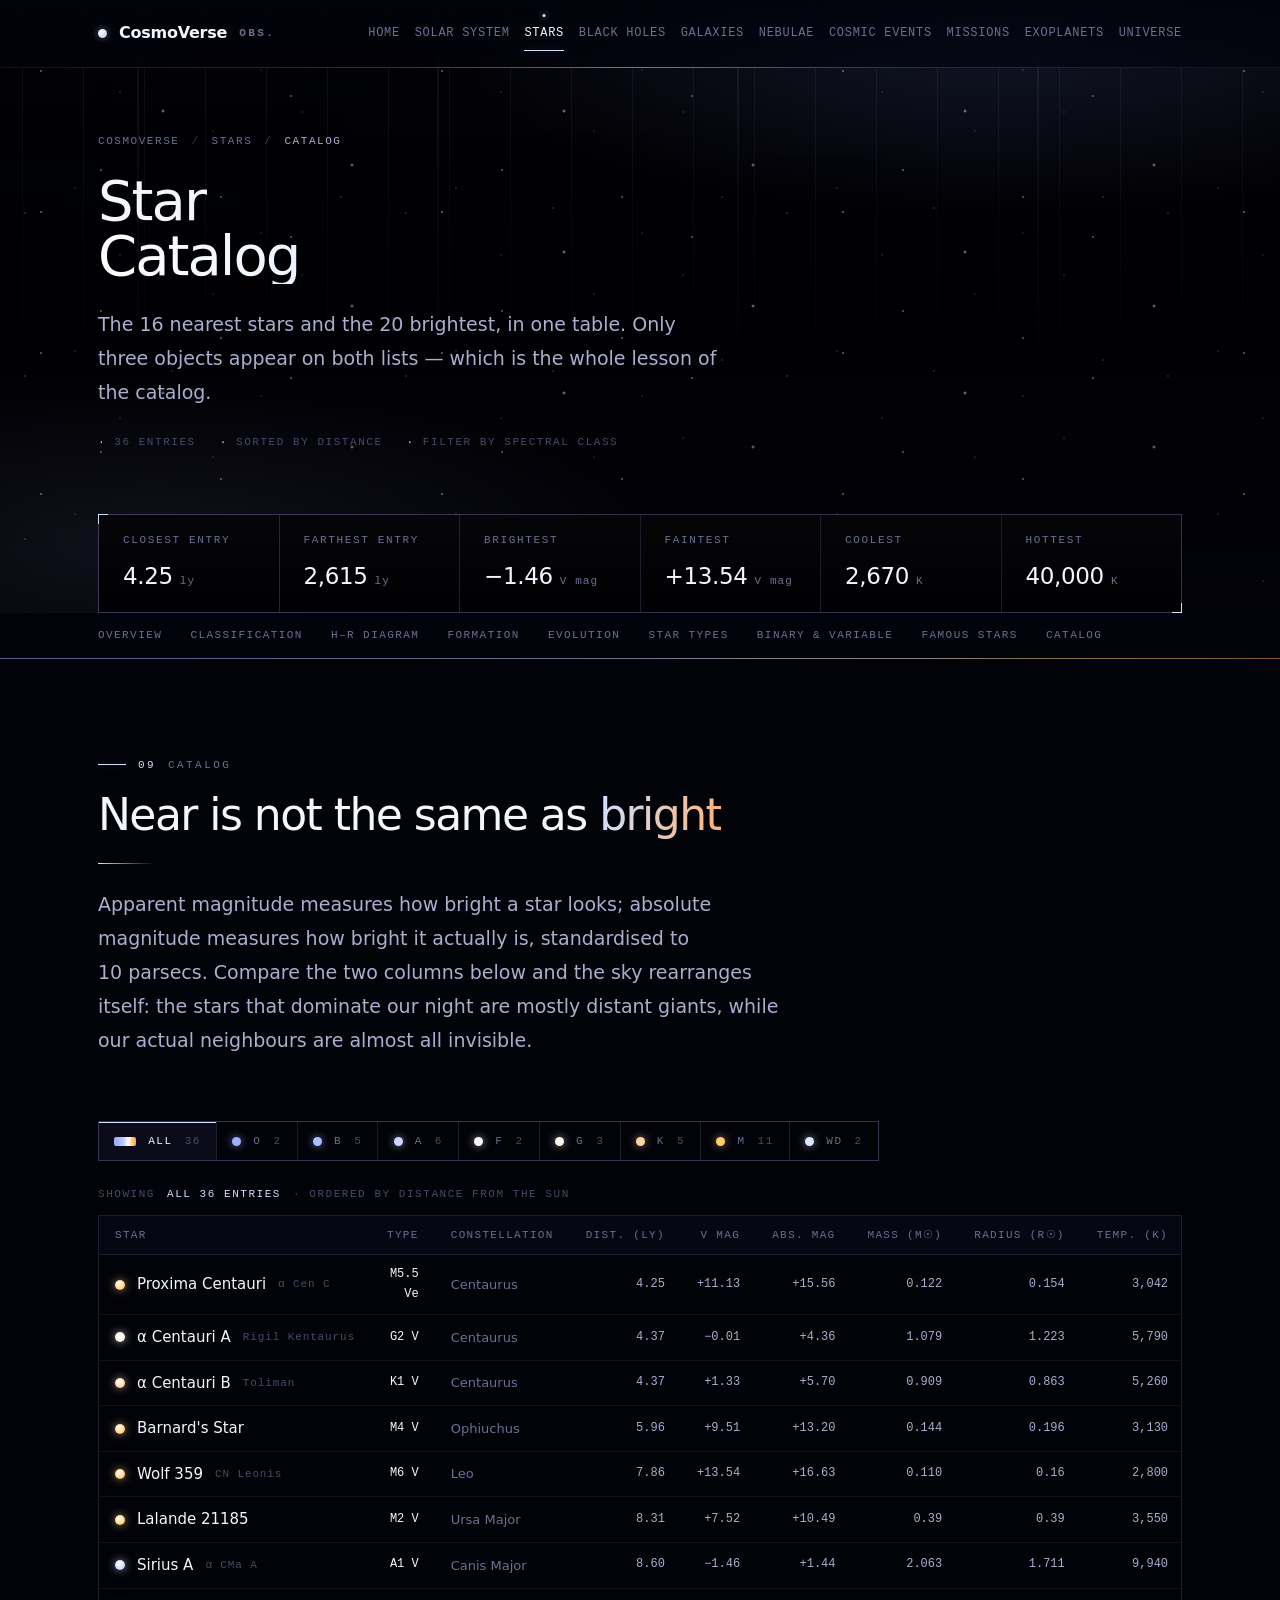
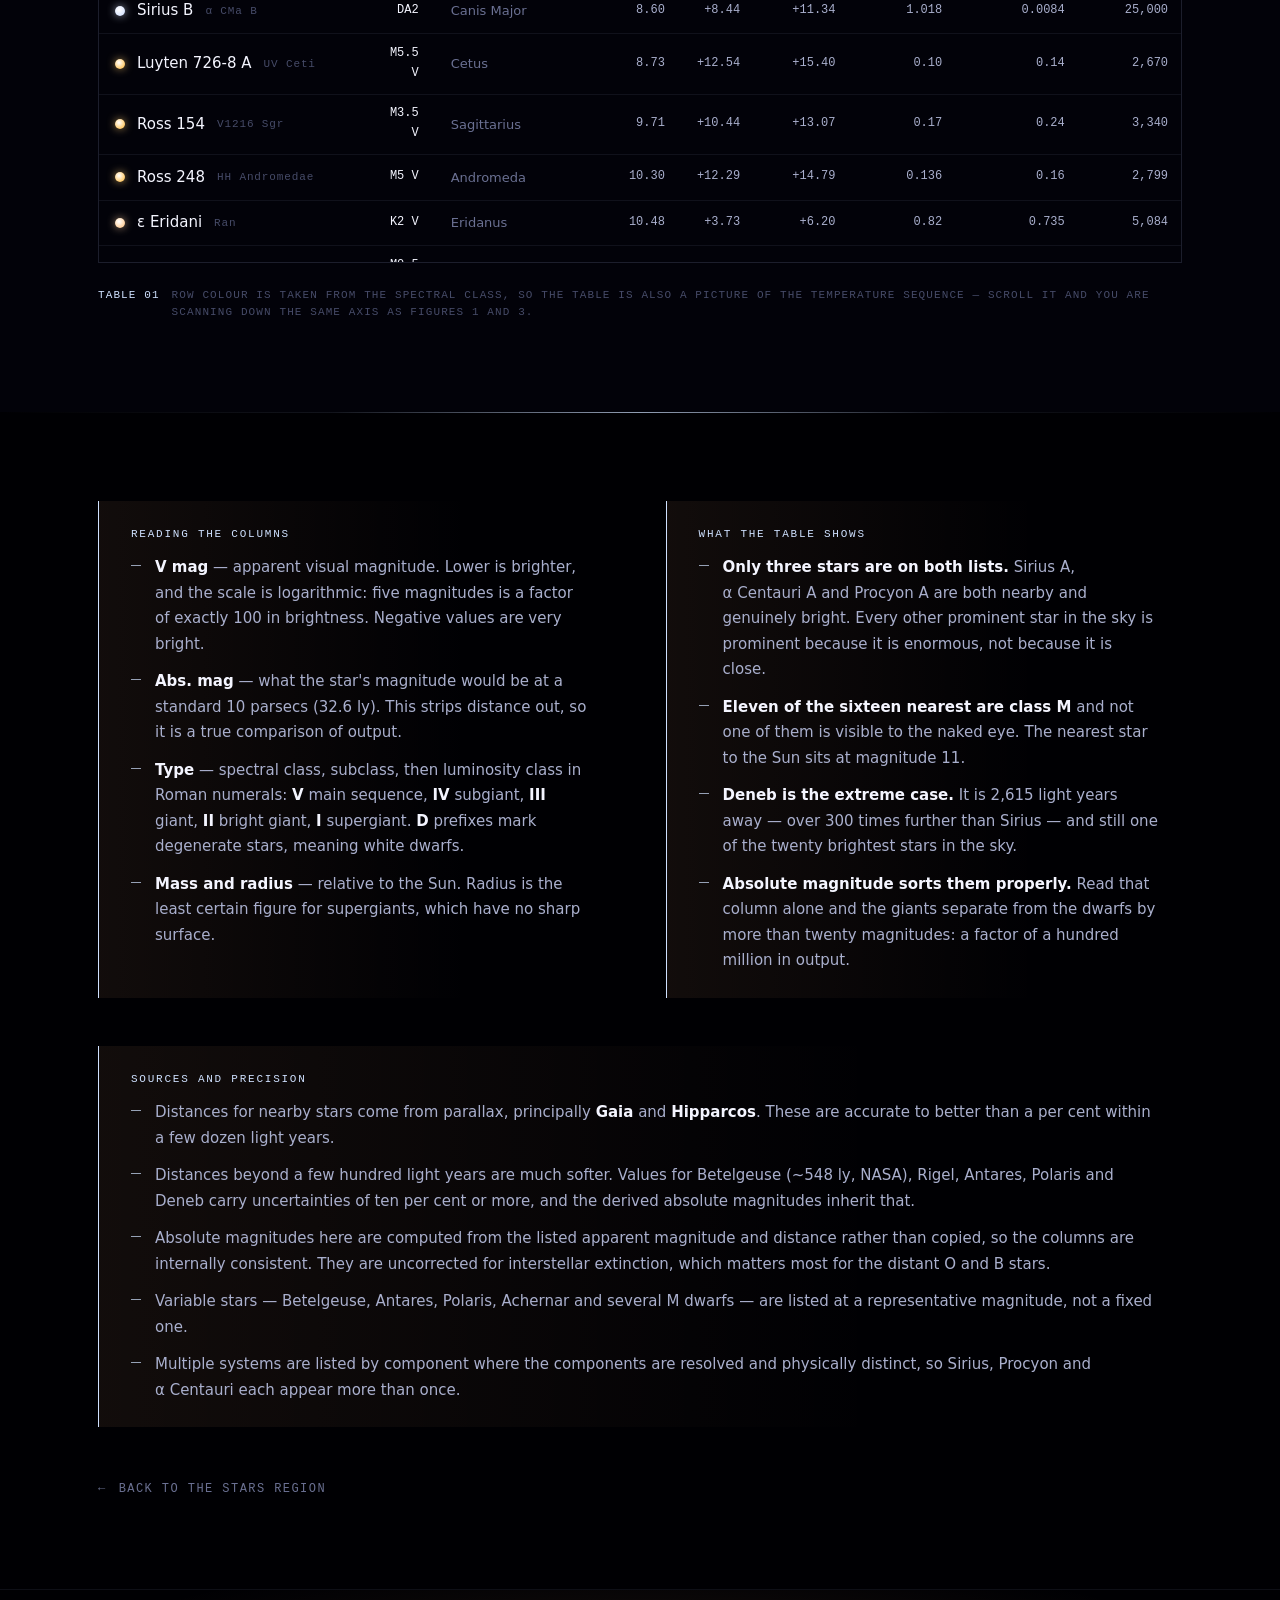
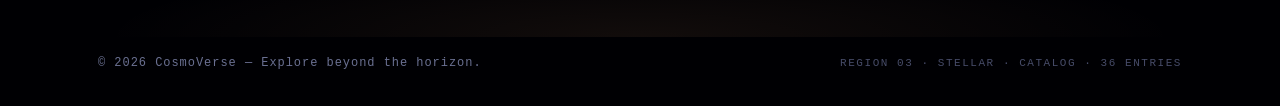
<file: stars/catalog/index.html>
<!DOCTYPE html>
<html lang="en">
<head>
    <meta charset="UTF-8">
    <meta name="viewport" content="width=device-width, initial-scale=1.0">
    <meta name="description" content="Star catalog — 36 nearest and brightest stars with spectral type, distance, apparent and absolute magnitude, mass, radius and effective temperature. Filterable by spectral class.">
    <meta name="keywords" content="star catalog, nearest stars, brightest stars, spectral type, absolute magnitude, stellar mass, stellar radius, effective temperature, astronomy data">
    <meta name="author" content="CosmoVerse">
    <meta name="theme-color" content="#000003">
    <title>Star Catalog | Stars | CosmoVerse</title>
    <link rel="stylesheet" href="../../css/style.css">
    <link rel="stylesheet" href="../../css/components.css">
    <link rel="stylesheet" href="../../css/stars.css">
</head>
<body class="dm-stars">
    <a href="#catalog" class="skip-link">Skip to the catalog</a>

    <header class="header">
        <div class="header-container">
            <a href="../../index.html" class="logo">
                CosmoVerse
                <span class="logo-mark">Obs.</span>
            </a>

            <input type="checkbox" id="mobile-menu-checkbox" class="mobile-menu-checkbox">
            <label for="mobile-menu-checkbox" class="mobile-menu-toggle" aria-label="Toggle navigation menu">
                <span class="hamburger-line"></span>
                <span class="hamburger-line"></span>
                <span class="hamburger-line"></span>
            </label>

            <nav class="nav" aria-label="Main navigation">
                <ul class="nav-list">
                    <li><a href="../../index.html" class="nav-link">Home</a></li>
                    <li><a href="../../solar-system/index.html" class="nav-link">Solar System</a></li>
                    <li><a href="../index.html" class="nav-link active" aria-current="page">Stars</a></li>
                    <li><a href="../../black-holes/index.html" class="nav-link">Black Holes</a></li>
                    <li><a href="../../galaxies/index.html" class="nav-link">Galaxies</a></li>
                    <li><a href="../../nebulae/index.html" class="nav-link">Nebulae</a></li>
                    <li><a href="../../cosmic-events/index.html" class="nav-link">Cosmic Events</a></li>
                    <li><a href="../../missions/index.html" class="nav-link">Missions</a></li>
                    <li><a href="../../exoplanets/index.html" class="nav-link">Exoplanets</a></li>
                    <li><a href="../../universe/index.html" class="nav-link">Universe</a></li>
                </ul>
            </nav>
        </div>
    </header>

    <main>

        <!-- ============================================================
             ARRIVAL — compact, because this is a reference page rather
             than a narrative one.
             ============================================================ -->
        <section class="page-hero" style="min-height:auto;padding-bottom:0">
            <div class="field field--spectral" aria-hidden="true" style="--field-opacity:0.3"></div>
            <div class="starfield" aria-hidden="true" style="--stars-opacity:0.7"></div>

            <div class="container">
                <ul class="crumbs">
                    <li><a href="../../index.html">CosmoVerse</a></li>
                    <li><a href="../index.html">Stars</a></li>
                    <li aria-current="page">Catalog</li>
                </ul>

                <h1 class="page-hero__title" style="max-width:26ch">Star<em>Catalog</em></h1>
                <p class="page-hero__lede">The 16 nearest stars and the 20 brightest, in one table. Only three objects appear on both lists &mdash; which is the whole lesson of the catalog.</p>
                <p class="page-hero__coords">
                    <span>36 entries</span>
                    <span>Sorted by distance</span>
                    <span>Filter by spectral class</span>
                </p>
            </div>

            <div class="page-hero__dock">
                <div class="container">
                    <dl class="readout readout--flush">
                        <div class="readout__cell">
                            <dt>Closest entry</dt>
                            <dd>4.25 <small>ly</small></dd>
                        </div>
                        <div class="readout__cell">
                            <dt>Farthest entry</dt>
                            <dd>2,615 <small>ly</small></dd>
                        </div>
                        <div class="readout__cell">
                            <dt>Brightest</dt>
                            <dd>&minus;1.46 <small>V mag</small></dd>
                        </div>
                        <div class="readout__cell">
                            <dt>Faintest</dt>
                            <dd>+13.54 <small>V mag</small></dd>
                        </div>
                        <div class="readout__cell">
                            <dt>Coolest</dt>
                            <dd>2,670 <small>K</small></dd>
                        </div>
                        <div class="readout__cell">
                            <dt>Hottest</dt>
                            <dd>40,000 <small>K</small></dd>
                        </div>
                    </dl>
                </div>
            </div>
        </section>


        <!-- ============================================================
             LOCAL INDEX — the same one the domain page uses, so a
             reader who arrives here directly can still get anywhere.
             ============================================================ -->
        <nav class="subnav" aria-label="Sections in this region">
            <div class="subnav__list">
                <a href="../index.html#overview">Overview</a>
                <a href="../index.html#classification">Classification</a>
                <a href="../index.html#hr">H&ndash;R Diagram</a>
                <a href="../index.html#formation">Formation</a>
                <a href="../index.html#evolution">Evolution</a>
                <a href="../index.html#types">Star Types</a>
                <a href="../index.html#variable">Binary &amp; Variable</a>
                <a href="../index.html#famous">Famous Stars</a>
                <a href="index.html">Catalog</a>
            </div>
        </nav>


        <!-- ============================================================
             THE CATALOG
             CSS-only spectral filter: eight radios, sibling selectors,
             no scripting. Falls back to showing every row.
             ============================================================ -->
        <section class="shell shell--abyss" id="catalog">
            <div class="container">
                <header class="head" style="max-width:44rem">
                    <p class="eyebrow"><span class="eyebrow__id">09</span> Catalog</p>
                    <h2 class="head__title">Near is not the same as <em>bright</em></h2>
                    <div class="head__rule"></div>
                    <p class="head__lede">Apparent magnitude measures how bright a star looks; absolute magnitude measures how bright it actually is, standardised to 10&nbsp;parsecs. Compare the two columns below and the sky rearranges itself: the stars that dominate our night are mostly distant giants, while our actual neighbours are almost all invisible.</p>
                </header>

                <div class="cat">
                    <!-- Radios first: every filter rule below reaches
                         forward with the sibling combinator. -->
                    <input type="radio" name="spclass" id="f-all" class="cat__radio" checked>
                    <input type="radio" name="spclass" id="f-o"   class="cat__radio">
                    <input type="radio" name="spclass" id="f-b"   class="cat__radio">
                    <input type="radio" name="spclass" id="f-a"   class="cat__radio">
                    <input type="radio" name="spclass" id="f-f"   class="cat__radio">
                    <input type="radio" name="spclass" id="f-g"   class="cat__radio">
                    <input type="radio" name="spclass" id="f-k"   class="cat__radio">
                    <input type="radio" name="spclass" id="f-m"   class="cat__radio">
                    <input type="radio" name="spclass" id="f-wd"  class="cat__radio">

                    <div class="cat__bar" role="group" aria-label="Filter the catalog by spectral class">
                        <label class="cat__chip cat__chip--all" for="f-all">All <b>36</b></label>
                        <label class="cat__chip cat__chip--o"   for="f-o">O <b>2</b></label>
                        <label class="cat__chip cat__chip--b"   for="f-b">B <b>5</b></label>
                        <label class="cat__chip cat__chip--a"   for="f-a">A <b>6</b></label>
                        <label class="cat__chip cat__chip--f"   for="f-f">F <b>2</b></label>
                        <label class="cat__chip cat__chip--g"   for="f-g">G <b>3</b></label>
                        <label class="cat__chip cat__chip--k"   for="f-k">K <b>5</b></label>
                        <label class="cat__chip cat__chip--m"   for="f-m">M <b>11</b></label>
                        <label class="cat__chip cat__chip--wd"  for="f-wd">WD <b>2</b></label>
                    </div>

                    <p class="cat__status">Showing <span class="cat__state"></span> &middot; ordered by distance from the Sun</p>

                    <div class="cat__wrap">
                        <table class="cat__table">
                            <caption class="sr-only">The nearest and brightest stars, with spectral type, constellation, distance, apparent and absolute magnitude, mass, radius and effective temperature, ordered by distance from the Sun.</caption>
                            <thead>
                                <tr>
                                    <th scope="col">Star</th>
                                    <th scope="col">Type</th>
                                    <th scope="col">Constellation</th>
                                    <th scope="col">Dist. (ly)</th>
                                    <th scope="col">V mag</th>
                                    <th scope="col">Abs. mag</th>
                                    <th scope="col">Mass (M&#9737;)</th>
                                    <th scope="col">Radius (R&#9737;)</th>
                                    <th scope="col">Temp. (K)</th>
                                </tr>
                            </thead>
                            <tbody>
                                <tr class="is-m">
                                    <th scope="row"><span class="cat__name">Proxima Centauri <small>&alpha; Cen C</small></span></th>
                                    <td class="cat__sp">M5.5 Ve</td>
                                    <td class="cat__con">Centaurus</td>
                                    <td>4.25</td><td>+11.13</td><td>+15.56</td>
                                    <td>0.122</td><td>0.154</td><td>3,042</td>
                                </tr>
                                <tr class="is-g">
                                    <th scope="row"><span class="cat__name">&alpha; Centauri A <small>Rigil Kentaurus</small></span></th>
                                    <td class="cat__sp">G2 V</td>
                                    <td class="cat__con">Centaurus</td>
                                    <td>4.37</td><td>&minus;0.01</td><td>+4.36</td>
                                    <td>1.079</td><td>1.223</td><td>5,790</td>
                                </tr>
                                <tr class="is-k">
                                    <th scope="row"><span class="cat__name">&alpha; Centauri B <small>Toliman</small></span></th>
                                    <td class="cat__sp">K1 V</td>
                                    <td class="cat__con">Centaurus</td>
                                    <td>4.37</td><td>+1.33</td><td>+5.70</td>
                                    <td>0.909</td><td>0.863</td><td>5,260</td>
                                </tr>
                                <tr class="is-m">
                                    <th scope="row"><span class="cat__name">Barnard's Star</span></th>
                                    <td class="cat__sp">M4 V</td>
                                    <td class="cat__con">Ophiuchus</td>
                                    <td>5.96</td><td>+9.51</td><td>+13.20</td>
                                    <td>0.144</td><td>0.196</td><td>3,130</td>
                                </tr>
                                <tr class="is-m">
                                    <th scope="row"><span class="cat__name">Wolf 359 <small>CN Leonis</small></span></th>
                                    <td class="cat__sp">M6 V</td>
                                    <td class="cat__con">Leo</td>
                                    <td>7.86</td><td>+13.54</td><td>+16.63</td>
                                    <td>0.110</td><td>0.16</td><td>2,800</td>
                                </tr>
                                <tr class="is-m">
                                    <th scope="row"><span class="cat__name">Lalande 21185</span></th>
                                    <td class="cat__sp">M2 V</td>
                                    <td class="cat__con">Ursa Major</td>
                                    <td>8.31</td><td>+7.52</td><td>+10.49</td>
                                    <td>0.39</td><td>0.39</td><td>3,550</td>
                                </tr>
                                <tr class="is-a">
                                    <th scope="row"><span class="cat__name">Sirius A <small>&alpha; CMa A</small></span></th>
                                    <td class="cat__sp">A1 V</td>
                                    <td class="cat__con">Canis Major</td>
                                    <td>8.60</td><td>&minus;1.46</td><td>+1.44</td>
                                    <td>2.063</td><td>1.711</td><td>9,940</td>
                                </tr>
                                <tr class="is-wd">
                                    <th scope="row"><span class="cat__name">Sirius B <small>&alpha; CMa B</small></span></th>
                                    <td class="cat__sp">DA2</td>
                                    <td class="cat__con">Canis Major</td>
                                    <td>8.60</td><td>+8.44</td><td>+11.34</td>
                                    <td>1.018</td><td>0.0084</td><td>25,000</td>
                                </tr>
                                <tr class="is-m">
                                    <th scope="row"><span class="cat__name">Luyten 726-8 A <small>UV Ceti</small></span></th>
                                    <td class="cat__sp">M5.5 V</td>
                                    <td class="cat__con">Cetus</td>
                                    <td>8.73</td><td>+12.54</td><td>+15.40</td>
                                    <td>0.10</td><td>0.14</td><td>2,670</td>
                                </tr>
                                <tr class="is-m">
                                    <th scope="row"><span class="cat__name">Ross 154 <small>V1216 Sgr</small></span></th>
                                    <td class="cat__sp">M3.5 V</td>
                                    <td class="cat__con">Sagittarius</td>
                                    <td>9.71</td><td>+10.44</td><td>+13.07</td>
                                    <td>0.17</td><td>0.24</td><td>3,340</td>
                                </tr>
                                <tr class="is-m">
                                    <th scope="row"><span class="cat__name">Ross 248 <small>HH Andromedae</small></span></th>
                                    <td class="cat__sp">M5 V</td>
                                    <td class="cat__con">Andromeda</td>
                                    <td>10.30</td><td>+12.29</td><td>+14.79</td>
                                    <td>0.136</td><td>0.16</td><td>2,799</td>
                                </tr>
                                <tr class="is-k">
                                    <th scope="row"><span class="cat__name">&epsilon; Eridani <small>Ran</small></span></th>
                                    <td class="cat__sp">K2 V</td>
                                    <td class="cat__con">Eridanus</td>
                                    <td>10.48</td><td>+3.73</td><td>+6.20</td>
                                    <td>0.82</td><td>0.735</td><td>5,084</td>
                                </tr>
                                <tr class="is-m">
                                    <th scope="row"><span class="cat__name">Lacaille 9352 <small>GJ 887</small></span></th>
                                    <td class="cat__sp">M0.5 V</td>
                                    <td class="cat__con">Sculptor</td>
                                    <td>10.72</td><td>+7.34</td><td>+9.76</td>
                                    <td>0.479</td><td>0.474</td><td>3,626</td>
                                </tr>
                                <tr class="is-m">
                                    <th scope="row"><span class="cat__name">Ross 128 <small>FI Virginis</small></span></th>
                                    <td class="cat__sp">M4 V</td>
                                    <td class="cat__con">Virgo</td>
                                    <td>11.01</td><td>+11.13</td><td>+13.49</td>
                                    <td>0.168</td><td>0.197</td><td>3,192</td>
                                </tr>
                                <tr class="is-f">
                                    <th scope="row"><span class="cat__name">Procyon A <small>&alpha; CMi A</small></span></th>
                                    <td class="cat__sp">F5 IV-V</td>
                                    <td class="cat__con">Canis Minor</td>
                                    <td>11.46</td><td>+0.34</td><td>+2.61</td>
                                    <td>1.499</td><td>2.048</td><td>6,530</td>
                                </tr>
                                <tr class="is-wd">
                                    <th scope="row"><span class="cat__name">Procyon B <small>&alpha; CMi B</small></span></th>
                                    <td class="cat__sp">DQZ</td>
                                    <td class="cat__con">Canis Minor</td>
                                    <td>11.46</td><td>+10.70</td><td>+12.97</td>
                                    <td>0.602</td><td>0.012</td><td>7,740</td>
                                </tr>
                                <tr class="is-g">
                                    <th scope="row"><span class="cat__name">&tau; Ceti</span></th>
                                    <td class="cat__sp">G8 V</td>
                                    <td class="cat__con">Cetus</td>
                                    <td>11.91</td><td>+3.50</td><td>+5.69</td>
                                    <td>0.783</td><td>0.793</td><td>5,344</td>
                                </tr>
                                <tr class="is-a">
                                    <th scope="row"><span class="cat__name">Altair <small>&alpha; Aquilae</small></span></th>
                                    <td class="cat__sp">A7 V</td>
                                    <td class="cat__con">Aquila</td>
                                    <td>16.73</td><td>+0.76</td><td>+2.21</td>
                                    <td>1.86</td><td>1.79</td><td>7,550</td>
                                </tr>
                                <tr class="is-a">
                                    <th scope="row"><span class="cat__name">Vega <small>&alpha; Lyrae</small></span></th>
                                    <td class="cat__sp">A0 V</td>
                                    <td class="cat__con">Lyra</td>
                                    <td>25.04</td><td>+0.03</td><td>+0.60</td>
                                    <td>2.135</td><td>2.362</td><td>9,602</td>
                                </tr>
                                <tr class="is-a">
                                    <th scope="row"><span class="cat__name">Fomalhaut <small>&alpha; PsA</small></span></th>
                                    <td class="cat__sp">A4 V</td>
                                    <td class="cat__con">Piscis Austrinus</td>
                                    <td>25.13</td><td>+1.16</td><td>+1.73</td>
                                    <td>1.92</td><td>1.842</td><td>8,590</td>
                                </tr>
                                <tr class="is-k">
                                    <th scope="row"><span class="cat__name">Pollux <small>&beta; Geminorum</small></span></th>
                                    <td class="cat__sp">K0 III</td>
                                    <td class="cat__con">Gemini</td>
                                    <td>33.78</td><td>+1.14</td><td>+1.06</td>
                                    <td>1.91</td><td>8.8</td><td>4,666</td>
                                </tr>
                                <tr class="is-k">
                                    <th scope="row"><span class="cat__name">Arcturus <small>&alpha; Bo&ouml;tis</small></span></th>
                                    <td class="cat__sp">K1.5 III</td>
                                    <td class="cat__con">Bo&ouml;tes</td>
                                    <td>36.7</td><td>&minus;0.05</td><td>&minus;0.31</td>
                                    <td>1.08</td><td>25.4</td><td>4,286</td>
                                </tr>
                                <tr class="is-g">
                                    <th scope="row"><span class="cat__name">Capella Aa <small>&alpha; Aurigae</small></span></th>
                                    <td class="cat__sp">G8 III</td>
                                    <td class="cat__con">Auriga</td>
                                    <td>42.9</td><td>+0.08</td><td>&minus;0.52</td>
                                    <td>2.57</td><td>11.98</td><td>4,970</td>
                                </tr>
                                <tr class="is-k">
                                    <th scope="row"><span class="cat__name">Aldebaran <small>&alpha; Tauri</small></span></th>
                                    <td class="cat__sp">K5 III</td>
                                    <td class="cat__con">Taurus</td>
                                    <td>65.3</td><td>+0.86</td><td>&minus;0.65</td>
                                    <td>1.16</td><td>45.1</td><td>3,910</td>
                                </tr>
                                <tr class="is-b">
                                    <th scope="row"><span class="cat__name">Regulus A <small>&alpha; Leonis</small></span></th>
                                    <td class="cat__sp">B8 IVn</td>
                                    <td class="cat__con">Leo</td>
                                    <td>79.3</td><td>+1.40</td><td>&minus;0.53</td>
                                    <td>3.80</td><td>3.09</td><td>12,460</td>
                                </tr>
                                <tr class="is-b">
                                    <th scope="row"><span class="cat__name">Achernar <small>&alpha; Eridani</small></span></th>
                                    <td class="cat__sp">B6 Vpe</td>
                                    <td class="cat__con">Eridanus</td>
                                    <td>139</td><td>+0.46</td><td>&minus;2.69</td>
                                    <td>6.7</td><td>7.3</td><td>15,000</td>
                                </tr>
                                <tr class="is-b">
                                    <th scope="row"><span class="cat__name">Spica A <small>&alpha; Virginis</small></span></th>
                                    <td class="cat__sp">B1 III-IV</td>
                                    <td class="cat__con">Virgo</td>
                                    <td>250</td><td>+0.97</td><td>&minus;3.45</td>
                                    <td>11.43</td><td>7.47</td><td>22,400</td>
                                </tr>
                                <tr class="is-a">
                                    <th scope="row"><span class="cat__name">Canopus <small>&alpha; Carinae</small></span></th>
                                    <td class="cat__sp">A9 II</td>
                                    <td class="cat__con">Carina</td>
                                    <td>310</td><td>&minus;0.74</td><td>&minus;5.63</td>
                                    <td>8.0</td><td>71</td><td>7,400</td>
                                </tr>
                                <tr class="is-b">
                                    <th scope="row"><span class="cat__name">Hadar <small>&beta; Centauri</small></span></th>
                                    <td class="cat__sp">B1 III</td>
                                    <td class="cat__con">Centaurus</td>
                                    <td>390</td><td>+0.61</td><td>&minus;4.78</td>
                                    <td>12.02</td><td>9.0</td><td>25,000</td>
                                </tr>
                                <tr class="is-f">
                                    <th scope="row"><span class="cat__name">Polaris Aa <small>&alpha; UMi</small></span></th>
                                    <td class="cat__sp">F7 Ib</td>
                                    <td class="cat__con">Ursa Minor</td>
                                    <td>448</td><td>+1.98</td><td>&minus;3.71</td>
                                    <td>5.40</td><td>37.5</td><td>6,015</td>
                                </tr>
                                <tr class="is-m">
                                    <th scope="row"><span class="cat__name">Betelgeuse <small>&alpha; Orionis</small></span></th>
                                    <td class="cat__sp">M1&ndash;2 Ia-ab</td>
                                    <td class="cat__con">Orion</td>
                                    <td>548</td><td>+0.50</td><td>&minus;5.63</td>
                                    <td>16.5</td><td>724</td><td>3,600</td>
                                </tr>
                                <tr class="is-m">
                                    <th scope="row"><span class="cat__name">Antares A <small>&alpha; Scorpii</small></span></th>
                                    <td class="cat__sp">M1.5 Iab</td>
                                    <td class="cat__con">Scorpius</td>
                                    <td>550</td><td>+0.91</td><td>&minus;5.22</td>
                                    <td>12.0</td><td>680</td><td>3,660</td>
                                </tr>
                                <tr class="is-b">
                                    <th scope="row"><span class="cat__name">Rigel A <small>&beta; Orionis</small></span></th>
                                    <td class="cat__sp">B8 Ia</td>
                                    <td class="cat__con">Orion</td>
                                    <td>860</td><td>+0.13</td><td>&minus;6.98</td>
                                    <td>21.0</td><td>78.9</td><td>12,100</td>
                                </tr>
                                <tr class="is-o">
                                    <th scope="row"><span class="cat__name">Naos <small>&zeta; Puppis</small></span></th>
                                    <td class="cat__sp">O4 If</td>
                                    <td class="cat__con">Puppis</td>
                                    <td>1,080</td><td>+2.25</td><td>&minus;5.35</td>
                                    <td>56.1</td><td>20</td><td>40,000</td>
                                </tr>
                                <tr class="is-o">
                                    <th scope="row"><span class="cat__name">Alnitak Aa <small>&zeta; Orionis</small></span></th>
                                    <td class="cat__sp">O9.2 Ib</td>
                                    <td class="cat__con">Orion</td>
                                    <td>1,260</td><td>+1.77</td><td>&minus;6.16</td>
                                    <td>33</td><td>20</td><td>29,500</td>
                                </tr>
                                <tr class="is-a">
                                    <th scope="row"><span class="cat__name">Deneb <small>&alpha; Cygni</small></span></th>
                                    <td class="cat__sp">A2 Ia</td>
                                    <td class="cat__con">Cygnus</td>
                                    <td>2,615</td><td>+1.25</td><td>&minus;8.27</td>
                                    <td>19.0</td><td>203</td><td>8,525</td>
                                </tr>
                            </tbody>
                        </table>
                    </div>
                </div>

                <p class="caption">
                    <span class="caption__id">Table 01</span>
                    Row colour is taken from the spectral class, so the table is also a picture of the temperature sequence &mdash; scroll it and you are scanning down the same axis as Figures 1 and 3.
                </p>
            </div>
        </section>


        <!-- ============================================================
             READING NOTES
             ============================================================ -->
        <section class="shell shell--void shell--seam">
            <div class="container">
                <div class="split">
                    <div class="note">
                        <span class="note__title">Reading the columns</span>
                        <ul class="note__list">
                            <li><strong>V mag</strong> &mdash; apparent visual magnitude. Lower is brighter, and the scale is logarithmic: five magnitudes is a factor of exactly 100 in brightness. Negative values are very bright.</li>
                            <li><strong>Abs. mag</strong> &mdash; what the star's magnitude would be at a standard 10&nbsp;parsecs (32.6&nbsp;ly). This strips distance out, so it is a true comparison of output.</li>
                            <li><strong>Type</strong> &mdash; spectral class, subclass, then luminosity class in Roman numerals: <b>V</b> main sequence, <b>IV</b> subgiant, <b>III</b> giant, <b>II</b> bright giant, <b>I</b> supergiant. <b>D</b> prefixes mark degenerate stars, meaning white dwarfs.</li>
                            <li><strong>Mass and radius</strong> &mdash; relative to the Sun. Radius is the least certain figure for supergiants, which have no sharp surface.</li>
                        </ul>
                    </div>

                    <div class="note">
                        <span class="note__title">What the table shows</span>
                        <ul class="note__list">
                            <li><strong>Only three stars are on both lists.</strong> Sirius A, &alpha;&nbsp;Centauri&nbsp;A and Procyon&nbsp;A are both nearby and genuinely bright. Every other prominent star in the sky is prominent because it is enormous, not because it is close.</li>
                            <li><strong>Eleven of the sixteen nearest are class M</strong> and not one of them is visible to the naked eye. The nearest star to the Sun sits at magnitude 11.</li>
                            <li><strong>Deneb is the extreme case.</strong> It is 2,615&nbsp;light years away &mdash; over 300&nbsp;times further than Sirius &mdash; and still one of the twenty brightest stars in the sky.</li>
                            <li><strong>Absolute magnitude sorts them properly.</strong> Read that column alone and the giants separate from the dwarfs by more than twenty magnitudes: a factor of a hundred million in output.</li>
                        </ul>
                    </div>
                </div>

                <div class="note" style="margin-top:3rem">
                    <span class="note__title">Sources and precision</span>
                    <ul class="note__list">
                        <li>Distances for nearby stars come from parallax, principally <strong>Gaia</strong> and <strong>Hipparcos</strong>. These are accurate to better than a per cent within a few dozen light years.</li>
                        <li>Distances beyond a few hundred light years are much softer. Values for Betelgeuse (~548&nbsp;ly, NASA), Rigel, Antares, Polaris and Deneb carry uncertainties of ten per cent or more, and the derived absolute magnitudes inherit that.</li>
                        <li>Absolute magnitudes here are computed from the listed apparent magnitude and distance rather than copied, so the columns are internally consistent. They are uncorrected for interstellar extinction, which matters most for the distant O and B stars.</li>
                        <li>Variable stars &mdash; Betelgeuse, Antares, Polaris, Achernar and several M dwarfs &mdash; are listed at a representative magnitude, not a fixed one.</li>
                        <li>Multiple systems are listed by component where the components are resolved and physically distinct, so Sirius, Procyon and &alpha;&nbsp;Centauri each appear more than once.</li>
                    </ul>
                </div>

                <p style="margin-top:3rem">
                    <a href="../index.html" class="back-link"><span aria-hidden="true">&larr;</span> Back to the Stars region</a>
                </p>
            </div>
        </section>

    </main>

    <footer class="footer">
        <div class="container footer-inner">
            <p class="footer-text">&copy; 2026 CosmoVerse &mdash; Explore beyond the horizon.</p>
            <p class="footer-note">Region 03 &middot; Stellar &middot; Catalog &middot; 36 entries</p>
        </div>
    </footer>
</body>
</html>
</file>
<file: css/style.css>
/* ============================================================
   CosmoVerse — Core Foundation
   ------------------------------------------------------------
   Layer 1 of 3.  Load order:
     1. style.css        → tokens, reset, shell, starfield, home hero
     2. components.css   → reusable cosmic visual language
     3. <page>.css       → page-specific visuals

   HTML5 + CSS3 only. No JavaScript. No frameworks. No libraries.
   ============================================================ */


/* ============================================================
   1. DESIGN TOKENS
   ============================================================ */

:root {
    /* --- Void & atmosphere ------------------------------------
       CosmoVerse is never pure grey-black. Every surface carries
       a faint blue-violet cast so the page reads as *space*,
       not as a dark-mode dashboard.                            */
    --void:            #000003;
    --abyss:           #020209;
    --deep:            #04040e;
    --surface:         #070713;
    --surface-raised:  #0b0b1a;

    /* --- CosmoVerse identity ---------------------------------
       These never change per section. They are the through-line
       that keeps nine different subjects feeling like one site. */
    --core-cyan:   #7fe4ff;
    --core-blue:   #4a86ff;
    --core-indigo: #6c6cf5;

    /* --- Ink -------------------------------------------------- */
    --text:    #f4f5ff;
    --text-2:  #a9afcd;
    --text-3:  #6a7092;
    --text-4:  #464b68;

    /* --- Hairlines -------------------------------------------
       Precision instrument feel: thin, cool, never boxy.        */
    --line:        rgba(180, 200, 255, 0.075);
    --line-2:      rgba(180, 200, 255, 0.14);
    --line-strong: rgba(200, 220, 255, 0.26);

    /* --- Domain accent contract -------------------------------
       Every reusable component reads ONLY these variables.
       A section gives itself a personality by overriding them
       (see components.css → "Domain Themes"). Defaults below
       are the neutral CosmoVerse blue used by the home page.    */
    --accent:        #7fd4ff;
    --accent-2:      #4a86ff;
    --accent-deep:   #16255c;
    --accent-ink:    #03030b;
    --accent-glow:   rgba(127, 212, 255, 0.22);
    --accent-wash:   rgba(74, 134, 255, 0.10);
    --mood-high:     rgba(28, 42, 96, 0.50);
    --mood-low:      rgba(108, 108, 245, 0.10);
    --field-opacity: 0.6;

    /* --- Typography ------------------------------------------
       System stacks only (no webfonts = no external libraries).
       Display  → tight, cinematic headline voice
       Body     → comfortable reading voice
       Mono     → the "instrument" voice: labels, data, units    */
    --font-display: 'Segoe UI Variable Display', 'Segoe UI', system-ui,
                    -apple-system, BlinkMacSystemFont, 'Helvetica Neue', sans-serif;
    --font-body:    'Segoe UI Variable Text', 'Segoe UI', system-ui,
                    -apple-system, BlinkMacSystemFont, 'Helvetica Neue', sans-serif;
    --font-mono:    'Cascadia Mono', 'Cascadia Code', Consolas, 'SF Mono',
                    ui-monospace, 'Roboto Mono', monospace;

    /* Fluid type scale */
    --t-micro: 0.6875rem;
    --t-xs:    0.75rem;
    --t-sm:    0.8125rem;
    --t-base:  0.9375rem;
    --t-md:    1rem;
    --t-lg:    clamp(1.0625rem, 1rem + 0.3vw, 1.1875rem);
    --t-xl:    clamp(1.1875rem, 1.1rem + 0.5vw, 1.4375rem);
    --t-2xl:   clamp(1.4375rem, 1.28rem + 0.9vw, 1.9375rem);
    --t-3xl:   clamp(1.75rem, 1.42rem + 1.7vw, 2.75rem);
    --t-4xl:   clamp(2.125rem, 1.6rem + 2.6vw, 3.5rem);
    --t-hero:  clamp(2.625rem, 1.5rem + 5.6vw, 5.75rem);

    /* Tracking presets */
    --track-display: -0.035em;
    --track-tight:   -0.02em;
    --track-label:   0.22em;
    --track-mono:    0.08em;

    /* --- Spacing --------------------------------------------- */
    --s-1:  0.25rem;
    --s-2:  0.5rem;
    --s-3:  0.75rem;
    --s-4:  1rem;
    --s-5:  1.5rem;
    --s-6:  2rem;
    --s-7:  3rem;
    --s-8:  4rem;
    --s-9:  6rem;
    --s-10: 8rem;

    /* Legacy aliases (kept so nothing already written breaks) */
    --spacing-xs:  var(--s-1);
    --spacing-sm:  var(--s-2);
    --spacing-md:  var(--s-4);
    --spacing-lg:  var(--s-5);
    --spacing-xl:  var(--s-6);
    --spacing-2xl: var(--s-7);
    --spacing-3xl: var(--s-8);
    --spacing-4xl: var(--s-9);
    --font-size-xs:   var(--t-xs);
    --font-size-sm:   var(--t-sm);
    --font-size-base: var(--t-base);
    --font-size-lg:   var(--t-lg);
    --font-size-xl:   var(--t-xl);
    --font-size-2xl:  var(--t-2xl);
    --font-size-3xl:  var(--t-3xl);
    --font-size-4xl:  var(--t-4xl);
    --color-text-primary:   var(--text);
    --color-text-secondary: var(--text-2);
    --color-text-muted:     var(--text-3);
    --color-border:         var(--line);
    --color-void:           var(--void);
    --color-bg-deep:        var(--abyss);
    --color-bg-card:        var(--surface);
    --color-cyan:           var(--core-cyan);
    --color-cyan-soft:      var(--core-blue);

    /* --- Layout ---------------------------------------------- */
    --measure:      1180px;   /* page gutter width      */
    --measure-text: 46rem;    /* comfortable prose      */
    --header-h:     68px;

    /* --- Motion ---------------------------------------------- */
    --ease-out:  cubic-bezier(0.22, 0.61, 0.36, 1);
    --ease-cine: cubic-bezier(0.16, 0.84, 0.28, 1);
    --dur-fast:  160ms;
    --dur-base:  320ms;
    --dur-slow:  620ms;

    /* --- Radii -----------------------------------------------
       Deliberately minimal. Big rounded rectangles are what make
       a page look like a template, so CosmoVerse stays sharp.   */
    --r-xs: 2px;
    --r-sm: 3px;
    --r-md: 5px;
    --r-pill: 999px;
}


/* ============================================================
   2. RESET & BASE
   ============================================================ */

*,
*::before,
*::after {
    box-sizing: border-box;
    margin: 0;
    padding: 0;
}

html {
    scroll-behavior: smooth;
    -webkit-text-size-adjust: 100%;
}

body {
    font-family: var(--font-body);
    font-size: var(--t-base);
    line-height: 1.65;
    color: var(--text-2);
    background-color: var(--void);
    -webkit-font-smoothing: antialiased;
    -moz-osx-font-smoothing: grayscale;
    overflow-x: hidden;
}

h1, h2, h3, h4, h5, h6 {
    font-family: var(--font-display);
    font-weight: 600;
    line-height: 1.12;
    letter-spacing: var(--track-tight);
    color: var(--text);
    text-wrap: balance;
}

p {
    text-wrap: pretty;
}

img,
svg {
    max-width: 100%;
    height: auto;
    display: block;
}

a {
    color: inherit;
    text-decoration: none;
}

ul,
ol {
    list-style: none;
}

dl,
dd {
    margin: 0;
}

strong,
b {
    font-weight: 600;
    color: var(--text);
}


/* ============================================================
   3. ACCESSIBILITY
   ============================================================ */

.sr-only {
    position: absolute;
    width: 1px;
    height: 1px;
    padding: 0;
    margin: -1px;
    overflow: hidden;
    clip: rect(0 0 0 0);
    clip-path: inset(50%);
    white-space: nowrap;
    border: 0;
}

:focus-visible {
    outline: 2px solid var(--accent);
    outline-offset: 3px;
    border-radius: var(--r-xs);
}

.skip-link {
    position: absolute;
    top: 0;
    left: 50%;
    transform: translate(-50%, -110%);
    z-index: 2000;
    padding: var(--s-3) var(--s-5);
    font: 600 var(--t-sm)/1 var(--font-mono);
    letter-spacing: var(--track-mono);
    color: var(--accent-ink);
    background: var(--accent);
    border-radius: 0 0 var(--r-md) var(--r-md);
    transition: transform var(--dur-base) var(--ease-out);
}

.skip-link:focus {
    transform: translate(-50%, 0);
}

/* Motion is decorative throughout CosmoVerse — it can always go. */
@media (prefers-reduced-motion: reduce) {
    html {
        scroll-behavior: auto;
    }

    *,
    *::before,
    *::after {
        animation-duration: 0.01ms !important;
        animation-iteration-count: 1 !important;
        transition-duration: 0.01ms !important;
        scroll-behavior: auto !important;
    }
}


/* ============================================================
   4. LAYOUT PRIMITIVES
   ============================================================ */

.container {
    width: 100%;
    max-width: var(--measure);
    margin-inline: auto;
    padding-inline: clamp(var(--s-5), 4vw, var(--s-7));
}

.container--narrow {
    max-width: 860px;
}

/* Prose column — used for every explanatory passage on the site.
   Sized in rem, not ch: the lede paragraph runs at a much larger
   size than the container's own font, so a ch-based measure would
   set far too narrow a line for it. */
.prose {
    max-width: var(--measure-text);
}

.prose > p {
    font-size: var(--t-lg);
    line-height: 1.8;
    color: var(--text-2);
}

.prose > p + p {
    margin-top: var(--s-5);
}

/* First paragraph of a passage gets a lifted, cinematic weight. */
.prose--lede > p:first-child {
    font-size: var(--t-xl);
    line-height: 1.65;
    color: #cfd5ee;
    letter-spacing: -0.005em;
}


/* ============================================================
   5. HEADER / NAVIGATION
   ============================================================ */

.header {
    position: fixed;
    inset: 0 0 auto 0;
    height: var(--header-h);
    z-index: 1000;
    background: linear-gradient(180deg, rgba(2, 2, 10, 0.88) 0%, rgba(2, 2, 10, 0.62) 100%);
    backdrop-filter: blur(18px) saturate(140%);
    -webkit-backdrop-filter: blur(18px) saturate(140%);
    border-bottom: 1px solid var(--line);
}

/* A single hairline of accent light under the header ties the
   chrome to whichever cosmic domain you are currently inside. */
.header::after {
    content: '';
    position: absolute;
    inset: auto 0 -1px 0;
    height: 1px;
    background: linear-gradient(90deg,
        transparent 0%,
        var(--accent-glow) 30%,
        var(--accent) 50%,
        var(--accent-glow) 70%,
        transparent 100%);
    opacity: 0.5;
}

.header-container {
    display: flex;
    align-items: center;
    justify-content: space-between;
    height: 100%;
    max-width: var(--measure);
    margin-inline: auto;
    padding-inline: clamp(var(--s-5), 4vw, var(--s-7));
}

.logo {
    display: inline-flex;
    align-items: center;
    gap: var(--s-3);
    font-family: var(--font-display);
    font-size: var(--t-md);
    font-weight: 600;
    letter-spacing: -0.015em;
    color: var(--text);
}

/* Logo mark: a star with an orbit — the site's smallest signature. */
.logo::before {
    content: '';
    width: 9px;
    height: 9px;
    border-radius: 50%;
    background: radial-gradient(circle at 34% 34%, #ffffff 0%, var(--accent) 55%, var(--accent-2) 100%);
    box-shadow: 0 0 10px var(--accent-glow), 0 0 0 4px rgba(255, 255, 255, 0.03);
    flex: none;
    transition: box-shadow var(--dur-base) var(--ease-out);
}

.logo:hover::before {
    box-shadow: 0 0 16px var(--accent), 0 0 0 6px rgba(255, 255, 255, 0.05);
}

.logo-mark {
    color: var(--text-3);
    font-family: var(--font-mono);
    font-size: var(--t-micro);
    letter-spacing: var(--track-label);
    text-transform: uppercase;
}

/* Ten regions plus Home is 86 characters of label. At the old gap of
   2rem the bar needed about 1010px next to a 182px logo, which did not
   fit the 1084px gutter — two-word labels broke onto a second line and
   the first item collided with the logo mark. The gap and the tracking
   are both tightened, and nowrap makes a label break the bar's width
   budget visibly rather than silently stacking. */
.nav-list {
    display: flex;
    align-items: center;
    gap: clamp(0.55rem, 1.15vw, 1.05rem);
}

.nav-link {
    position: relative;
    display: inline-block;
    padding-block: var(--s-2);
    font-family: var(--font-mono);
    font-size: var(--t-xs);
    letter-spacing: 0.06em;
    text-transform: uppercase;
    white-space: nowrap;
    color: var(--text-3);
    transition: color var(--dur-base) var(--ease-out);
}

.nav-link::after {
    content: '';
    position: absolute;
    left: 0;
    bottom: 0;
    width: 0;
    height: 1px;
    background: var(--accent);
    box-shadow: 0 0 8px var(--accent-glow);
    transition: width var(--dur-base) var(--ease-out);
}

.nav-link:hover {
    color: var(--text);
}

.nav-link:hover::after {
    width: 100%;
}

.nav-link.active {
    color: var(--text);
}

.nav-link.active::after {
    width: 100%;
}

/* Active page also gets a leading tick, so state is not colour-only. */
.nav-link.active::before {
    content: '';
    position: absolute;
    top: -2px;
    left: 50%;
    transform: translateX(-50%);
    width: 3px;
    height: 3px;
    border-radius: 50%;
    background: var(--accent);
    box-shadow: 0 0 6px var(--accent);
}


/* ------------------------------------------------------------
   CSS-only mobile navigation (checkbox technique)
   ------------------------------------------------------------ */

.mobile-menu-checkbox {
    position: absolute;
    opacity: 0;
    pointer-events: none;
}

.mobile-menu-toggle {
    display: none;
    flex-direction: column;
    justify-content: space-between;
    width: 24px;
    height: 16px;
    cursor: pointer;
    z-index: 1001;
}

.hamburger-line {
    display: block;
    width: 100%;
    height: 1.5px;
    background: var(--text);
    border-radius: 2px;
    transition: transform var(--dur-base) var(--ease-out),
                opacity var(--dur-fast) linear;
}

.mobile-menu-checkbox:checked ~ .mobile-menu-toggle .hamburger-line:nth-child(1) {
    transform: translateY(7.25px) rotate(45deg);
}

.mobile-menu-checkbox:checked ~ .mobile-menu-toggle .hamburger-line:nth-child(2) {
    opacity: 0;
}

.mobile-menu-checkbox:checked ~ .mobile-menu-toggle .hamburger-line:nth-child(3) {
    transform: translateY(-7.25px) rotate(-45deg);
}

.mobile-menu-checkbox:focus-visible ~ .mobile-menu-toggle {
    outline: 2px solid var(--accent);
    outline-offset: 6px;
}


/* ============================================================
   6. STARFIELD  (reusable — every section can host one)
   ------------------------------------------------------------
   Three parallax depths built from radial-gradients:
     ::before → faint distant dust, slowest
     element  → mid-field stars
     ::after  → near, brighter stars with a slow twinkle
   Density is tuned by --stars-opacity so a section can dial the
   sky down behind dense content.
   ============================================================ */

.starfield {
    position: absolute;
    inset: 0;
    pointer-events: none;
    z-index: 1;
    opacity: var(--stars-opacity, 1);
    background-image:
        radial-gradient(1px 1px at 25px 50px,   rgba(255, 255, 255, 0.62), transparent),
        radial-gradient(1px 1px at 75px 25px,   rgba(214, 232, 255, 0.55), transparent),
        radial-gradient(1px 1px at 120px 92px,  rgba(255, 255, 255, 0.48), transparent),
        radial-gradient(1px 1px at 172px 45px,  rgba(226, 236, 255, 0.58), transparent),
        radial-gradient(1px 1px at 213px 131px, rgba(255, 255, 255, 0.42), transparent),
        radial-gradient(1px 1px at 261px 70px,  rgba(206, 226, 255, 0.52), transparent),
        radial-gradient(1px 1px at 302px 112px, rgba(255, 255, 255, 0.46), transparent),
        radial-gradient(1px 1px at 341px 34px,  rgba(232, 240, 255, 0.6),  transparent);
    background-size: 381px 163px;
    animation: drift-mid 150s linear infinite;
}

.starfield::before,
.starfield::after {
    content: '';
    position: absolute;
    inset: 0;
}

.starfield::before {
    background-image:
        radial-gradient(0.5px 0.5px at 11px 21px,  rgba(255, 255, 255, 0.38), transparent),
        radial-gradient(0.5px 0.5px at 52px 83px,  rgba(255, 255, 255, 0.3),  transparent),
        radial-gradient(0.5px 0.5px at 93px 41px,  rgba(255, 255, 255, 0.34), transparent),
        radial-gradient(0.5px 0.5px at 141px 124px, rgba(255, 255, 255, 0.24), transparent),
        radial-gradient(0.5px 0.5px at 184px 62px, rgba(255, 255, 255, 0.36), transparent),
        radial-gradient(0.5px 0.5px at 231px 152px, rgba(255, 255, 255, 0.28), transparent),
        radial-gradient(0.5px 0.5px at 283px 31px, rgba(255, 255, 255, 0.33), transparent),
        radial-gradient(0.5px 0.5px at 324px 101px, rgba(255, 255, 255, 0.22), transparent);
    background-size: 347px 179px;
    animation: drift-far 260s linear infinite;
}

.starfield::after {
    background-image:
        radial-gradient(1.6px 1.6px at 41px 71px,  rgba(212, 230, 255, 0.85), transparent),
        radial-gradient(1.6px 1.6px at 101px 29px, rgba(255, 246, 226, 0.72), transparent),
        radial-gradient(2px 2px   at 163px 111px, rgba(226, 238, 255, 0.9),  transparent),
        radial-gradient(1.6px 1.6px at 221px 56px, rgba(255, 255, 255, 0.68), transparent),
        radial-gradient(1.6px 1.6px at 291px 96px, rgba(206, 224, 255, 0.78), transparent),
        radial-gradient(2px 2px   at 352px 24px,  rgba(255, 240, 214, 0.82), transparent);
    background-size: 401px 141px;
    animation: drift-near 96s linear infinite,
               twinkle 7s ease-in-out infinite alternate;
}

@keyframes drift-far  { to { background-position: 347px 179px; } }
@keyframes drift-mid  { to { background-position: 381px 163px; } }
@keyframes drift-near { to { background-position: 401px 141px; } }

@keyframes twinkle {
    0%   { opacity: 0.55; }
    100% { opacity: 1; }
}

/* Optional companion layer: a single slow shooting star.
   Rare enough to feel like a real observation, not an effect. */
.starfield-streak {
    position: absolute;
    inset: 0;
    overflow: hidden;
    pointer-events: none;
    z-index: 1;
}

.starfield-streak::before {
    content: '';
    position: absolute;
    top: 14%;
    left: -10%;
    width: 160px;
    height: 1px;
    background: linear-gradient(90deg, transparent, rgba(255, 255, 255, 0.85), transparent);
    opacity: 0;
    transform: rotate(14deg);
    animation: streak 21s linear infinite;
}

@keyframes streak {
    0%,  88%  { opacity: 0; transform: translate3d(0, 0, 0) rotate(14deg); }
    90%       { opacity: 0.9; }
    100%      { opacity: 0; transform: translate3d(115vw, 34vh, 0) rotate(14deg); }
}


/* ============================================================
   7. HOME HERO  (cinematic opening frame)
   ============================================================ */

.hero {
    position: relative;
    min-height: min(100svh, 940px);
    display: grid;
    place-items: center;
    padding: calc(var(--header-h) + var(--s-8)) 0 var(--s-9);
    background: var(--void);
    overflow: hidden;
    isolation: isolate;
}

/* Atmospheric wash: a galaxy core glow high-left, a cool limb
   low-right. Two competing light sources read as "space", where a
   single centred glow reads as "gradient hero". */
.hero::before {
    content: '';
    position: absolute;
    inset: 0;
    z-index: 0;
    background:
        radial-gradient(ellipse 62% 42% at 18% 12%, rgba(108, 108, 245, 0.16) 0%, transparent 62%),
        radial-gradient(ellipse 52% 38% at 84% 74%, rgba(74, 134, 255, 0.11) 0%, transparent 60%),
        radial-gradient(ellipse 90% 55% at 50% 108%, rgba(127, 212, 255, 0.1) 0%, transparent 64%),
        radial-gradient(ellipse 120% 80% at 50% 0%, rgba(16, 18, 48, 0.7) 0%, transparent 70%);
}

/* Planetary horizon: the curved limb of an unnamed world rising
   into the bottom of the frame, with atmospheric scatter along it.
   Anchored by `top` rather than `bottom` so the arc lands at a
   predictable height whatever the viewport does. */
.hero__horizon {
    position: absolute;
    top: 90%;
    left: 50%;
    z-index: 1;
    width: 260vw;
    height: 260vw;
    transform: translateX(-50%);
    border-radius: 50%;
    background:
        radial-gradient(circle at 50% 1.5%,
            rgba(30, 40, 96, 0.9) 0%,
            rgba(10, 12, 34, 1) 6%,
            rgba(2, 3, 10, 1) 14%);
    box-shadow:
        0 -1px 0 0 rgba(190, 220, 255, 0.34),
        0 -10px 40px -6px rgba(127, 212, 255, 0.35),
        0 -34px 120px 0 rgba(74, 134, 255, 0.18);
    pointer-events: none;
}

.hero__content {
    position: relative;
    z-index: 3;
    width: 100%;
    max-width: var(--measure);
    margin-inline: auto;
    padding-inline: clamp(var(--s-5), 4vw, var(--s-7));
    text-align: center;
}

/* Eyebrow: the "instrument label" voice, used site-wide. */
.hero__eyebrow {
    display: inline-flex;
    align-items: center;
    gap: var(--s-3);
    margin-bottom: var(--s-5);
    font-family: var(--font-mono);
    font-size: var(--t-micro);
    letter-spacing: var(--track-label);
    text-transform: uppercase;
    color: var(--text-3);
}

.hero__eyebrow::before,
.hero__eyebrow::after {
    content: '';
    width: clamp(18px, 6vw, 52px);
    height: 1px;
    background: linear-gradient(90deg, transparent, var(--line-strong));
}

.hero__eyebrow::after {
    background: linear-gradient(90deg, var(--line-strong), transparent);
}

.hero__title {
    font-size: var(--t-hero);
    font-weight: 300;
    line-height: 0.96;
    letter-spacing: var(--track-display);
    color: var(--text);
}

/* Two-tone headline: the first line is stated, the second is lit.
   Gives the title a cinematic reveal without any animation. */
.hero__title em {
    display: block;
    font-style: normal;
    font-weight: 600;
    background-image: linear-gradient(96deg,
        #ffffff 0%,
        #cfe4ff 34%,
        var(--core-cyan) 68%,
        var(--core-indigo) 100%);
}

@supports (background-clip: text) or (-webkit-background-clip: text) {
    .hero__title em {
        background-clip: text;
        -webkit-background-clip: text;
        -webkit-text-fill-color: transparent;
        color: transparent;
    }
}

.hero__lede {
    max-width: 46ch;
    margin: var(--s-5) auto 0;
    font-size: var(--t-lg);
    line-height: 1.75;
    color: var(--text-2);
}

.hero__actions {
    display: flex;
    flex-wrap: wrap;
    align-items: center;
    justify-content: center;
    gap: var(--s-4);
    margin-top: var(--s-7);
}

/* --- Buttons ------------------------------------------------- */

.btn {
    position: relative;
    display: inline-flex;
    align-items: center;
    gap: var(--s-3);
    padding: 0.8rem 1.6rem;
    font-family: var(--font-mono);
    font-size: var(--t-xs);
    font-weight: 600;
    letter-spacing: 0.12em;
    text-transform: uppercase;
    border-radius: var(--r-sm);
    transition: transform var(--dur-base) var(--ease-out),
                border-color var(--dur-base) var(--ease-out),
                color var(--dur-base) var(--ease-out),
                box-shadow var(--dur-base) var(--ease-out);
}

.btn--primary {
    color: var(--accent-ink);
    background: linear-gradient(135deg, #ffffff 0%, var(--accent) 46%, var(--accent-2) 100%);
    box-shadow: 0 0 0 1px rgba(255, 255, 255, 0.18),
                0 10px 34px -12px var(--accent-glow);
}

.btn--primary:hover {
    transform: translateY(-2px);
    box-shadow: 0 0 0 1px rgba(255, 255, 255, 0.28),
                0 16px 44px -10px var(--accent);
}

.btn--ghost {
    color: var(--text-2);
    border: 1px solid var(--line-2);
    background: rgba(255, 255, 255, 0.015);
}

.btn--ghost:hover {
    color: var(--text);
    border-color: var(--accent);
    box-shadow: inset 0 0 24px -12px var(--accent-glow);
    transform: translateY(-2px);
}

/* Arrow that advances on hover — small, and it earns its keep. */
.btn__arrow {
    display: inline-block;
    transition: transform var(--dur-base) var(--ease-out);
}

.btn:hover .btn__arrow {
    transform: translateX(3px);
}

.btn--down:hover .btn__arrow {
    transform: translateY(3px);
}

/* --- Hero telemetry strip -----------------------------------
   Grounds the poetry in numbers. Scientific counterweight to a
   cinematic headline.                                          */
.hero__telemetry {
    display: flex;
    flex-wrap: wrap;
    justify-content: center;
    gap: 0;
    margin-top: clamp(var(--s-7), 7vh, var(--s-9));
    border-top: 1px solid var(--line);
    border-bottom: 1px solid var(--line);
}

.hero__telemetry > div {
    flex: 1 1 140px;
    padding: var(--s-4) var(--s-4);
    text-align: center;
    border-left: 1px solid var(--line);
}

.hero__telemetry > div:first-child {
    border-left: 0;
}

.hero__telemetry dt {
    font-family: var(--font-mono);
    font-size: var(--t-micro);
    letter-spacing: 0.16em;
    text-transform: uppercase;
    color: var(--text-3);
}

.hero__telemetry dd {
    margin-top: var(--s-1);
    font-family: var(--font-display);
    font-size: var(--t-xl);
    font-weight: 500;
    font-variant-numeric: tabular-nums;
    color: var(--text);
}

.hero__telemetry dd small {
    font-size: var(--t-xs);
    font-weight: 400;
    color: var(--text-3);
}

/* --- Scroll cue --------------------------------------------- */

.hero__cue {
    position: absolute;
    left: 50%;
    bottom: var(--s-5);
    z-index: 3;
    transform: translateX(-50%);
    font-family: var(--font-mono);
    font-size: var(--t-micro);
    letter-spacing: var(--track-label);
    text-transform: uppercase;
    color: var(--text-4);
    writing-mode: vertical-rl;
    padding-bottom: 46px;
}

.hero__cue::after {
    content: '';
    position: absolute;
    left: 50%;
    bottom: 0;
    width: 1px;
    height: 38px;
    background: linear-gradient(180deg, var(--line-strong), transparent);
    transform: translateX(-50%);
    animation: cue-pull 2.6s var(--ease-cine) infinite;
}

@keyframes cue-pull {
    0%, 100% { transform: translateX(-50%) scaleY(0.4); opacity: 0.3; transform-origin: top; }
    50%      { transform: translateX(-50%) scaleY(1);   opacity: 1;   transform-origin: top; }
}


/* ============================================================
   8. FOOTER
   ============================================================ */

.footer {
    position: relative;
    padding: var(--s-8) 0 var(--s-6);
    background: var(--void);
    border-top: 1px solid var(--line);
    overflow: hidden;
}

/* A last horizon glow, so the page fades out instead of stopping. */
.footer::before {
    content: '';
    position: absolute;
    inset: -60% 0 auto 0;
    height: 100%;
    background: radial-gradient(ellipse 60% 100% at 50% 100%, var(--accent-wash) 0%, transparent 70%);
    pointer-events: none;
}

.footer-inner {
    position: relative;
    display: flex;
    flex-wrap: wrap;
    align-items: baseline;
    justify-content: space-between;
    gap: var(--s-4);
}

.footer-text {
    font-family: var(--font-mono);
    font-size: var(--t-xs);
    letter-spacing: var(--track-mono);
    color: var(--text-3);
}

.footer-note {
    font-family: var(--font-mono);
    font-size: var(--t-micro);
    letter-spacing: 0.14em;
    text-transform: uppercase;
    color: var(--text-4);
}


/* ============================================================
   9. RESPONSIVE
   ============================================================ */

/* 1120px, not 860px. With nine regions the horizontal bar still fitted
   a small laptop; with ten it needs about 930px of gutter, so below
   roughly 1120px the drawer is the honest layout rather than a bar that
   overlaps its own logo. Everything in this block is nav chrome and
   reads --header-h from the variable, so the other two stylesheets'
   860px breakpoints — which are about figures and photographs — are
   unaffected by the move. */
@media (max-width: 1120px) {
    :root {
        --header-h: 60px;
    }

    .mobile-menu-toggle {
        display: flex;
    }

    .nav {
        position: fixed;
        inset: var(--header-h) 0 auto 0;
        padding: var(--s-5) clamp(var(--s-5), 6vw, var(--s-7)) var(--s-6);
        background: rgba(2, 2, 10, 0.97);
        backdrop-filter: blur(20px);
        -webkit-backdrop-filter: blur(20px);
        border-bottom: 1px solid var(--line-2);
        transform: translateY(-102%);
        opacity: 0;
        visibility: hidden;
        transition: transform var(--dur-base) var(--ease-cine),
                    opacity var(--dur-base) var(--ease-out),
                    visibility var(--dur-base) linear;
    }

    .mobile-menu-checkbox:checked ~ .nav {
        transform: translateY(0);
        opacity: 1;
        visibility: visible;
    }

    .nav-list {
        flex-direction: column;
        align-items: stretch;
        gap: 0;
    }

    .nav-list li + li {
        border-top: 1px solid var(--line);
    }

    .nav-link {
        display: block;
        padding: var(--s-4) 0;
        font-size: var(--t-sm);
    }

    .nav-link.active::before {
        left: auto;
        right: 2px;
        top: 50%;
        transform: translateY(-50%);
    }

    .hero__cue {
        display: none;
    }
}

@media (max-width: 560px) {
    .hero {
        min-height: auto;
        padding-bottom: var(--s-8);
    }

    /* Shorter hero, so the limb drops further to stay clear of the
       telemetry strip instead of cutting through it. */
    .hero__horizon {
        top: 96%;
        width: 300vw;
        height: 300vw;
    }

    .hero__actions .btn {
        flex: 1 1 100%;
        justify-content: center;
    }

    .hero__telemetry > div {
        flex-basis: 50%;
        border-left: 0;
        border-top: 1px solid var(--line);
    }

    .hero__telemetry > div:nth-child(-n+2) {
        border-top: 0;
    }

    .hero__telemetry > div:nth-child(even) {
        border-left: 1px solid var(--line);
    }

    /* Two columns means some labels wrap and some do not. Reserve
       two lines for all of them so the figures stay on one baseline. */
    .hero__telemetry dt {
        display: flex;
        align-items: flex-start;
        justify-content: center;
        min-height: 2.6em;
    }

    .footer-inner {
        flex-direction: column;
    }
}
</file>
<file: css/components.css>
/* ============================================================
   CosmoVerse — Cosmic Visual Language
   ------------------------------------------------------------
   Layer 2 of 3. Requires style.css.

   THE CONTRACT
   ------------
   Nothing in this file hard-codes a colour for a subject. Every
   component reads the accent contract declared in style.css:

       --accent  --accent-2  --accent-deep  --accent-ink
       --accent-glow  --accent-wash  --mood-high  --mood-low

   A section gets its own personality by (a) setting a domain
   theme class, and (b) choosing a field texture. Everything
   else — headings, plates, readouts, rails, orbs — retunes
   itself automatically. That is how nine very different
   astronomical subjects can each feel like their own place
   while still reading as one product.

   To theme a future section:
       <body class="dm-nebulae"> … </body>
       <section class="shell shell--lit">
           <div class="field field--emission"></div>
           …
       </section>
   ============================================================ */


/* ============================================================
   1. DOMAIN THEMES
   ------------------------------------------------------------
   One palette per astronomical subject. Each is anchored to a
   real physical cue so the colour is never arbitrary:

     Solar System  photosphere amber — sunlight, warmth, home
     Planets       reflected daylight blue — worlds seen by day
     Stars         H-R diagram: blue-white hot ↔ amber cool
     Black Holes   accretion-disc orange on true black + lensing violet
     Galaxies      old-population violet with young-arm magenta
     Nebulae       OIII teal + H-alpha rose — real emission lines
     Cosmic Events shock-front crimson and detonation white
     Space Missions instrument telemetry green on blueprint cyan
     Universe      CMB indigo cooling to aqua
   ============================================================ */

.dm-solar {
    --accent:      #ffb648;
    --accent-2:    #ff7a2f;
    --accent-deep: #46220a;
    --accent-ink:  #1b0d00;
    --accent-glow: rgba(255, 182, 72, 0.26);
    --accent-wash: rgba(255, 140, 47, 0.09);
    --mood-high:   rgba(74, 42, 14, 0.52);
    --mood-low:    rgba(255, 182, 72, 0.07);
}

.dm-planets {
    --accent:      #86b9ff;
    --accent-2:    #5f6cf0;
    --accent-deep: #14224f;
    --accent-ink:  #03060f;
    --accent-glow: rgba(134, 185, 255, 0.24);
    --accent-wash: rgba(95, 108, 240, 0.09);
    --mood-high:   rgba(20, 34, 79, 0.55);
    --mood-low:    rgba(134, 185, 255, 0.07);
}

.dm-stars {
    --accent:      #cfe1ff;
    --accent-2:    #ffb178;
    --accent-deep: #1d2547;
    --accent-ink:  #05060f;
    --accent-glow: rgba(207, 225, 255, 0.28);
    --accent-wash: rgba(255, 177, 120, 0.07);
    --mood-high:   rgba(30, 38, 72, 0.5);
    --mood-low:    rgba(207, 225, 255, 0.07);
}

.dm-holes {
    --void:        #000000;
    --abyss:       #010104;
    --deep:        #020206;
    --surface:     #06060c;
    --accent:      #ff7a3d;
    --accent-2:    #a866ff;
    --accent-deep: #3a1508;
    --accent-ink:  #14060a;
    --accent-glow: rgba(255, 122, 61, 0.26);
    --accent-wash: rgba(168, 102, 255, 0.08);
    --mood-high:   rgba(38, 14, 30, 0.6);
    --mood-low:    rgba(255, 122, 61, 0.06);
}

.dm-galaxies {
    --accent:      #c489ff;
    --accent-2:    #ff6fd0;
    --accent-deep: #2c1150;
    --accent-ink:  #0b0316;
    --accent-glow: rgba(196, 137, 255, 0.26);
    --accent-wash: rgba(255, 111, 208, 0.08);
    --mood-high:   rgba(42, 18, 70, 0.55);
    --mood-low:    rgba(196, 137, 255, 0.07);
}

.dm-nebulae {
    --accent:      #5ce3d1;
    --accent-2:    #ff6f9c;
    --accent-deep: #0a3b3a;
    --accent-ink:  #02100f;
    --accent-glow: rgba(92, 227, 209, 0.24);
    --accent-wash: rgba(255, 111, 156, 0.09);
    --mood-high:   rgba(12, 46, 54, 0.55);
    --mood-low:    rgba(92, 227, 209, 0.07);
}

.dm-events {
    --accent:      #ff5068;
    --accent-2:    #ffd9a0;
    --accent-deep: #490d1c;
    --accent-ink:  #160206;
    --accent-glow: rgba(255, 80, 104, 0.28);
    --accent-wash: rgba(255, 217, 160, 0.08);
    --mood-high:   rgba(58, 12, 26, 0.55);
    --mood-low:    rgba(255, 80, 104, 0.07);
}

.dm-missions {
    --accent:      #3ce0a6;
    --accent-2:    #6cd0ff;
    --accent-deep: #0a3a2c;
    --accent-ink:  #021410;
    --accent-glow: rgba(60, 224, 166, 0.24);
    --accent-wash: rgba(108, 208, 255, 0.08);
    --mood-high:   rgba(10, 44, 42, 0.5);
    --mood-low:    rgba(60, 224, 166, 0.06);
}

.dm-universe {
    --accent:      #97a4ff;
    --accent-2:    #5fe7ff;
    --accent-deep: #1a1f56;
    --accent-ink:  #04051a;
    --accent-glow: rgba(151, 164, 255, 0.26);
    --accent-wash: rgba(95, 231, 255, 0.08);
    --mood-high:   rgba(24, 28, 74, 0.55);
    --mood-low:    rgba(151, 164, 255, 0.07);
}


/* ============================================================
   2. FIELD TEXTURES
   ------------------------------------------------------------
   The second half of a subject's personality. A field is a
   non-interactive backdrop layer whose *geometry* encodes the
   physics of its subject: orbits are concentric, spectra are
   linear, lensing is warped, galaxies rotate, missions are
   drafted on grid paper.

   Usage:  <div class="field field--orbital" aria-hidden="true"></div>
   ============================================================ */

.field {
    /* Field geometry is drawn in the domain's own accent, at low
       alpha. That is what makes each subject's backdrop read as
       *its* physics rather than as generic ornament. Override
       --field-line per section to push or pull the effect. */
    --field-line: var(--accent-glow);
    position: absolute;
    inset: 0;
    z-index: 0;
    pointer-events: none;
    opacity: var(--field-opacity, 0.55);
}

/* --- Solar System: concentric orbital shells ---------------- */
.field--orbital {
    background-image:
        repeating-radial-gradient(circle at 50% 118%,
            transparent 0 94px,
            var(--field-line) 94px 95px,
            transparent 95px 190px);
    -webkit-mask-image: radial-gradient(ellipse 80% 90% at 50% 118%, #000 12%, transparent 74%);
            mask-image: radial-gradient(ellipse 80% 90% at 50% 118%, #000 12%, transparent 74%);
}

/* --- Planets: banded atmosphere -----------------------------
   Kept very low contrast. Cloud bands drawn any stronger stop
   reading as atmosphere and start reading as scan lines across
   whatever is rendered on top of them. */
.field--banded {
    --field-opacity: 0.4;
    background-image:
        repeating-linear-gradient(179deg,
            transparent 0 76px,
            var(--mood-low) 76px 112px,
            transparent 112px 190px);
    filter: blur(14px);
    -webkit-mask-image: linear-gradient(180deg, transparent, #000 45%, transparent);
            mask-image: linear-gradient(180deg, transparent, #000 45%, transparent);
}

/* --- Stars: an absorption spectrum --------------------------
   Dialled back from the shared default: hard vertical rules over
   a hero read as interface furniture if they get too crisp. */
.field--spectral {
    --field-opacity: 0.4;
    background-image:
        repeating-linear-gradient(90deg,
            transparent 0 22px,
            var(--field-line) 22px 23px,
            transparent 23px 61px),
        repeating-linear-gradient(90deg,
            transparent 0 137px,
            var(--accent-glow) 137px 139px,
            transparent 139px 300px),
        linear-gradient(90deg,
            rgba(120, 150, 255, 0.05) 0%,
            rgba(255, 255, 255, 0.04) 42%,
            rgba(255, 177, 120, 0.05) 100%);
    -webkit-mask-image: linear-gradient(180deg, #000 0%, transparent 62%);
            mask-image: linear-gradient(180deg, #000 0%, transparent 62%);
}

/* --- Black Holes: gravitational lensing --------------------- */
.field--lensing {
    background-image:
        repeating-radial-gradient(circle at 50% 44%,
            transparent 0 26px,
            var(--accent-glow) 26px 27px,
            transparent 27px 74px),
        radial-gradient(circle at 50% 44%, #000 0 16%, transparent 30%);
    -webkit-mask-image: radial-gradient(circle at 50% 44%, transparent 12%, #000 34%, transparent 68%);
            mask-image: radial-gradient(circle at 50% 44%, transparent 12%, #000 34%, transparent 68%);
}

/* --- Galaxies: a rotating spiral disc ----------------------- */
.field--spiral {
    background-image:
        conic-gradient(from 210deg at 50% 46%,
            transparent 0deg,
            var(--accent-wash) 42deg,
            transparent 96deg,
            var(--mood-low) 188deg,
            transparent 250deg,
            var(--accent-wash) 312deg,
            transparent 360deg);
    -webkit-mask-image: radial-gradient(ellipse 58% 46% at 50% 46%, #000 6%, rgba(0, 0, 0, 0.55) 44%, transparent 76%);
            mask-image: radial-gradient(ellipse 58% 46% at 50% 46%, #000 6%, rgba(0, 0, 0, 0.55) 44%, transparent 76%);
    animation: field-rotate 260s linear infinite;
}

@keyframes field-rotate {
    to { transform: rotate(360deg); }
}

/* --- Nebulae: overlapping emission clouds ------------------- */
.field--emission {
    background-image:
        radial-gradient(ellipse 44% 40% at 22% 30%, var(--accent-wash) 0%, transparent 66%),
        radial-gradient(ellipse 38% 46% at 74% 62%, var(--mood-low) 0%, transparent 68%),
        radial-gradient(ellipse 30% 26% at 52% 18%, rgba(255, 255, 255, 0.035) 0%, transparent 70%),
        radial-gradient(ellipse 50% 30% at 60% 92%, var(--accent-wash) 0%, transparent 70%);
    filter: blur(6px);
}

/* --- Cosmic Events: a shock front -------------------------- */
.field--burst {
    background-image:
        repeating-conic-gradient(from 0deg at 50% 34%,
            transparent 0deg 3deg,
            var(--accent-glow) 3deg 3.5deg,
            transparent 3.5deg 7deg);
    -webkit-mask-image: radial-gradient(circle at 50% 34%, transparent 6%, #000 26%, transparent 62%);
            mask-image: radial-gradient(circle at 50% 34%, transparent 6%, #000 26%, transparent 62%);
}

/* --- Space Missions: drafting grid + range rings ------------ */
.field--telemetry {
    background-image:
        repeating-linear-gradient(0deg,   transparent 0 47px, var(--field-line) 47px 48px),
        repeating-linear-gradient(90deg,  transparent 0 47px, var(--field-line) 47px 48px),
        repeating-radial-gradient(circle at 84% 22%,
            transparent 0 58px,
            var(--accent-glow) 58px 59px,
            transparent 59px 118px);
    -webkit-mask-image: linear-gradient(200deg, #000 0%, transparent 72%);
            mask-image: linear-gradient(200deg, #000 0%, transparent 72%);
}

/* --- Universe: large-scale filament web -------------------- */
.field--web {
    background-image:
        repeating-linear-gradient(62deg,  transparent 0 118px, var(--field-line) 118px 119px),
        repeating-linear-gradient(-49deg, transparent 0 154px, var(--field-line) 154px 155px),
        repeating-linear-gradient(8deg,   transparent 0 196px, var(--field-line) 196px 197px),
        radial-gradient(circle at 24% 30%, var(--accent-wash) 0%, transparent 34%),
        radial-gradient(circle at 78% 66%, var(--mood-low) 0%, transparent 38%);
    -webkit-mask-image: radial-gradient(ellipse 90% 80% at 50% 42%, #000 10%, transparent 80%);
            mask-image: radial-gradient(ellipse 90% 80% at 50% 42%, #000 10%, transparent 80%);
}


/* ============================================================
   3. SECTION SHELLS
   ------------------------------------------------------------
   Sections are not boxes stacked on a page — they are altitudes
   in one continuous sky. Tones differ by how much light reaches
   them, and each seam is a lit horizon rather than a hard edge.
   ============================================================ */

.shell {
    position: relative;
    padding-block: clamp(var(--s-7), 7vw, var(--s-9));
    isolation: isolate;
    overflow: hidden;
}

.shell > .container {
    position: relative;
    z-index: 2;
}

.shell--void  { background: var(--void); }
.shell--abyss { background: var(--abyss); }
.shell--deep  { background: var(--deep); }

.shell--atmos {
    background:
        linear-gradient(180deg, var(--abyss) 0%, var(--surface) 52%, var(--abyss) 100%);
}

/* Lit from above — used where a section should feel like it is
   being illuminated by whatever object it describes. */
.shell--lit {
    background:
        radial-gradient(ellipse 78% 58% at 50% -6%, var(--mood-high) 0%, transparent 64%),
        var(--void);
}

/* Lit from below — the object is beneath the horizon line. */
.shell--rise {
    background:
        radial-gradient(ellipse 86% 52% at 50% 106%, var(--mood-high) 0%, transparent 66%),
        var(--abyss);
}

/* A shell lit from above butts against the section before it while
   its wash is still at full strength, which shows up as a hard
   band across the join. This fade returns the meeting edge to the
   void so the two read as one continuous sky.

   --rise needs no equivalent: its glow sits at the bottom edge on
   purpose, and the next section's lit seam reads as the horizon
   line it is cut by. */
.shell--lit::after {
    content: '';
    position: absolute;
    inset: 0 0 auto 0;
    height: 34%;
    z-index: 1;
    pointer-events: none;
    background: linear-gradient(180deg, var(--void) 0%, transparent 100%);
}

/* Lit seam at the top of a shell. Ties chrome to domain accent. */
.shell--seam::before {
    content: '';
    position: absolute;
    inset: 0 0 auto 0;
    height: 1px;
    z-index: 3;
    background: linear-gradient(90deg,
        transparent 0%,
        var(--line-2) 26%,
        var(--accent) 50%,
        var(--line-2) 74%,
        transparent 100%);
    opacity: 0.7;
}

/* Standalone divider, for use between sections in the same tone. */
.seam {
    position: relative;
    height: 1px;
    background: var(--line);
}

.seam::before {
    content: '';
    position: absolute;
    top: 0;
    left: 50%;
    width: clamp(80px, 16vw, 180px);
    height: 1px;
    transform: translateX(-50%);
    background: var(--accent);
    box-shadow: 0 0 16px var(--accent-glow);
}


/* ============================================================
   4. LABELS, EYEBROWS, CHIPS
   ------------------------------------------------------------
   The monospace "instrument voice". Wherever CosmoVerse states a
   fact, a unit, a classification or a coordinate, it speaks in
   this voice. Wherever it describes wonder, it speaks in the
   display voice. Keeping the two strictly separated is what
   makes the site read as scientific rather than decorative.
   ============================================================ */

.eyebrow {
    display: inline-flex;
    align-items: center;
    gap: var(--s-3);
    font-family: var(--font-mono);
    font-size: var(--t-micro);
    font-weight: 500;
    letter-spacing: var(--track-label);
    text-transform: uppercase;
    color: var(--text-3);
}

.eyebrow::before {
    content: '';
    width: clamp(16px, 3vw, 28px);
    height: 1px;
    flex: none;
    background: var(--accent);
    box-shadow: 0 0 8px var(--accent-glow);
}

.eyebrow--bare::before {
    display: none;
}

.eyebrow__id {
    color: var(--accent);
    font-variant-numeric: tabular-nums;
}

.chip {
    display: inline-flex;
    align-items: center;
    gap: 0.4rem;
    padding: 0.24rem 0.55rem;
    font-family: var(--font-mono);
    font-size: var(--t-micro);
    font-weight: 500;
    letter-spacing: 0.12em;
    text-transform: uppercase;
    color: var(--accent);
    background: var(--accent-wash);
    border: 1px solid transparent;
    border-radius: var(--r-xs);
    white-space: nowrap;
}

.chip--outline {
    color: var(--text-3);
    background: transparent;
    border-color: var(--line-2);
}

.chip--muted {
    color: var(--text-4);
    background: rgba(255, 255, 255, 0.028);
}

/* Figure caption — always numbered, always in the instrument voice.

   Note for callers: .caption is a flex container, so any element
   inside the caption text becomes its own flex item and gets sized
   independently — a leading <strong> collapses into a narrow
   column of stacked words. Captions that need inline emphasis
   should wrap their prose in a single child element. See
   .caption__body in nebulae.css. */
.caption {
    display: flex;
    align-items: baseline;
    gap: var(--s-3);
    margin-top: var(--s-5);
    font-family: var(--font-mono);
    font-size: var(--t-micro);
    letter-spacing: 0.1em;
    text-transform: uppercase;
    color: var(--text-4);
    line-height: 1.6;
}

.caption__id {
    flex: none;
    color: var(--accent);
}

.caption--center {
    justify-content: center;
    text-align: center;
}


/* ============================================================
   5. SECTION HEADINGS
   ============================================================ */

.head {
    max-width: 780px;
    margin-bottom: clamp(var(--s-6), 5vw, var(--s-8));
}

.head--center {
    margin-inline: auto;
    text-align: center;
}

.head--center .eyebrow {
    justify-content: center;
}

.head--center .head__rule {
    margin-inline: auto;
}

.head__title {
    margin-top: var(--s-4);
    font-size: var(--t-3xl);
    font-weight: 300;
    letter-spacing: var(--track-display);
}

/* One lit word per heading. Restrained; never more than one. */
.head__title em {
    font-style: normal;
    font-weight: 500;
    color: var(--text);
    background-image: linear-gradient(100deg, var(--accent) 0%, var(--accent-2) 100%);
}

@supports (background-clip: text) or (-webkit-background-clip: text) {
    .head__title em {
        background-clip: text;
        -webkit-background-clip: text;
        -webkit-text-fill-color: transparent;
        color: transparent;
    }
}

.head__rule {
    width: 56px;
    height: 1px;
    margin-top: var(--s-5);
    background: linear-gradient(90deg, var(--accent), transparent);
}

.head__lede {
    margin-top: var(--s-5);
    max-width: 60ch;
    font-size: var(--t-lg);
    line-height: 1.78;
    color: var(--text-2);
}

.head--center .head__lede {
    margin-inline: auto;
}

/* Small heading used inside plates and columns. */
.sub-title {
    font-size: var(--t-xl);
    font-weight: 500;
    letter-spacing: var(--track-tight);
}


/* ============================================================
   6. CATEGORY PAGE HERO
   ------------------------------------------------------------
   Deliberately different from the home hero: left-aligned,
   bottom-anchored, and it docks a data readout at the horizon.
   Home = invitation. Category = arrival at an observation site.
   ============================================================ */

.page-hero {
    position: relative;
    display: grid;
    align-content: end;
    min-height: min(76svh, 760px);
    padding: calc(var(--header-h) + var(--s-8)) 0 0;
    background: var(--void);
    overflow: hidden;
    isolation: isolate;
}

.page-hero::before {
    content: '';
    position: absolute;
    inset: 0;
    z-index: 0;
    background:
        radial-gradient(ellipse 70% 46% at 78% 6%, var(--mood-high) 0%, transparent 62%),
        radial-gradient(ellipse 60% 40% at 12% 88%, var(--mood-low) 0%, transparent 64%),
        linear-gradient(180deg, transparent 40%, var(--abyss) 100%);
}

.page-hero > .container {
    position: relative;
    z-index: 3;
}

.page-hero__title {
    margin-top: var(--s-5);
    max-width: 20ch;
    font-size: var(--t-4xl);
    font-weight: 300;
    line-height: 0.98;
    letter-spacing: var(--track-display);
}

.page-hero__title em {
    display: block;
    font-style: normal;
    font-weight: 500;
    background-image: linear-gradient(96deg, #ffffff 0%, var(--accent) 58%, var(--accent-2) 100%);
}

@supports (background-clip: text) or (-webkit-background-clip: text) {
    .page-hero__title em {
        background-clip: text;
        -webkit-background-clip: text;
        -webkit-text-fill-color: transparent;
        color: transparent;
    }
}

.page-hero__lede {
    margin-top: var(--s-5);
    max-width: 54ch;
    font-size: var(--t-lg);
    line-height: 1.78;
    color: var(--text-2);
}

/* Coordinate line — a small scientific signature under the lede. */
.page-hero__coords {
    display: flex;
    flex-wrap: wrap;
    gap: var(--s-2) var(--s-5);
    margin-top: var(--s-5);
    font-family: var(--font-mono);
    font-size: var(--t-micro);
    letter-spacing: 0.14em;
    text-transform: uppercase;
    color: var(--text-4);
}

.page-hero__coords span::before {
    content: '· ';
    color: var(--accent);
}

.page-hero__dock {
    position: relative;
    z-index: 3;
    margin-top: clamp(var(--s-7), 7vh, var(--s-9));
}


/* ============================================================
   7. INSTRUMENT READOUT
   ------------------------------------------------------------
   Grid gaps double as hairlines, so the panel wraps at any
   column count without ever losing or doubling a rule.
   ============================================================ */

.readout {
    position: relative;
    display: grid;
    grid-template-columns: repeat(auto-fit, minmax(132px, 1fr));
    gap: 1px;
    background: var(--line-2);
    border: 1px solid var(--line-2);
}

.readout__cell {
    padding: var(--s-4) clamp(var(--s-4), 2vw, var(--s-5));
    background: var(--abyss);
}

.readout--flush .readout__cell {
    background: linear-gradient(180deg, rgba(255, 255, 255, 0.022), transparent), var(--void);
}

.readout__cell dt,
.readout__label {
    font-family: var(--font-mono);
    font-size: var(--t-micro);
    letter-spacing: 0.15em;
    text-transform: uppercase;
    color: var(--text-3);
}

.readout__cell dd,
.readout__value {
    margin-top: var(--s-2);
    font-family: var(--font-display);
    font-size: var(--t-xl);
    font-weight: 500;
    font-variant-numeric: tabular-nums;
    letter-spacing: -0.015em;
    color: var(--text);
}

.readout__cell dd small,
.readout__value small {
    font-family: var(--font-mono);
    font-size: var(--t-micro);
    font-weight: 400;
    letter-spacing: 0.1em;
    color: var(--text-3);
}

/* Accent corner brackets — the panel reads as an instrument, not
   a stat card. */
.readout::before,
.readout::after {
    content: '';
    position: absolute;
    width: 10px;
    height: 10px;
    border: 1px solid var(--accent);
    pointer-events: none;
}

.readout::before {
    top: -1px;
    left: -1px;
    border-right: 0;
    border-bottom: 0;
}

.readout::after {
    right: -1px;
    bottom: -1px;
    border-left: 0;
    border-top: 0;
}


/* ============================================================
   8. SPEC LIST
   ------------------------------------------------------------
   Hairline key/value rows. Tabular numerals throughout so
   columns of figures align down the page.
   ============================================================ */

.spec {
    display: grid;
}

.spec__row {
    display: flex;
    align-items: baseline;
    justify-content: space-between;
    gap: var(--s-4);
    padding: 0.5rem 0;
    border-top: 1px solid var(--line);
}

.spec__row dt {
    font-family: var(--font-mono);
    font-size: var(--t-micro);
    letter-spacing: 0.11em;
    text-transform: uppercase;
    color: var(--text-3);
}

.spec__row dd {
    font-family: var(--font-mono);
    font-size: var(--t-xs);
    font-variant-numeric: tabular-nums;
    text-align: right;
    color: var(--text);
}


/* ============================================================
   9. ORB — the celestial-body primitive
   ------------------------------------------------------------
   One primitive renders every sphere on the site: planets,
   moons, dwarf planets, stars, exoplanets. A body is described
   only by custom properties, so a future page can invent a new
   world in five lines of CSS and it will match automatically.

       .orb--kepler-22b {
           --orb-d:    72px;
           --orb-skin: linear-gradient(…);
           --orb-halo: rgba(…);
           --orb-air:  rgba(…);
       }

   Markup:
       <span class="orb orb--mars" aria-hidden="true">
           <span class="orb__limb"></span>
           <span class="orb__body"></span>
       </span>
   ============================================================ */

.orb {
    --orb-d: 64px;
    position: relative;
    flex: none;
    width: var(--orb-d);
    height: var(--orb-d);
    display: grid;
    place-items: center;
    transform: rotate(var(--orb-tilt, 0deg));
}

.orb__body {
    position: relative;
    width: 100%;
    height: 100%;
    border-radius: 50%;
    background: var(--orb-skin, radial-gradient(circle at 34% 30%, #8b93a8, #23283a));
    background-size: var(--orb-skin-size, auto);
    /* Terminator + limb darkening + a faint bounce light, then the
       body's own glow cast into the surrounding vacuum. */
    box-shadow:
        inset calc(var(--orb-d) * -0.17) calc(var(--orb-d) * -0.11) calc(var(--orb-d) * 0.28) rgba(0, 0, 5, 0.82),
        inset calc(var(--orb-d) * 0.05)  calc(var(--orb-d) * 0.04)  calc(var(--orb-d) * 0.16) rgba(190, 210, 255, 0.05),
        0 0 calc(var(--orb-d) * 0.55) var(--orb-halo, transparent);
    overflow: hidden;
}

/* Specular highlight — where the Sun actually is. */
.orb__body::after {
    content: '';
    position: absolute;
    top: 9%;
    left: 13%;
    width: 38%;
    height: 30%;
    border-radius: 50%;
    background: radial-gradient(circle at 42% 42%,
        rgba(255, 255, 255, var(--orb-shine, 0.26)) 0%, transparent 68%);
}

/* Optional atmospheric limb — sits outside the body so it can
   bleed light past the edge like real Rayleigh scattering. */
.orb__limb {
    position: absolute;
    inset: calc(var(--orb-d) * -0.045);
    border-radius: 50%;
    background: radial-gradient(circle,
        transparent 63%,
        var(--orb-air, transparent) 84%,
        transparent 100%);
    pointer-events: none;
}

/* Surface feature (a storm, a basin, a mare). */
.orb__mark {
    position: absolute;
    top: var(--mark-y, 55%);
    left: var(--mark-x, 24%);
    width: var(--mark-w, 26%);
    height: var(--mark-h, 14%);
    border-radius: 50%;
    background: var(--mark-fill, rgba(0, 0, 0, 0.25));
    transform: rotate(var(--mark-rot, -6deg));
    z-index: 2;
}

/* --- Ring system -------------------------------------------
   Two clipped halves give real occlusion: the far half passes
   behind the globe, the near half crosses in front of it. */
.orb__ring {
    position: absolute;
    top: 50%;
    left: 50%;
    width: var(--ring-w, 234%);
    height: var(--ring-h, 60%);
    transform: translate(-50%, -50%) rotate(var(--ring-tilt, -16deg));
    border-radius: 50%;
    border: var(--ring-t, 6px) solid var(--ring-mid, rgba(224, 208, 168, 0.3));
    border-top-color: var(--ring-far, rgba(242, 230, 198, 0.44));
    border-bottom-color: var(--ring-near, rgba(202, 184, 144, 0.22));
    pointer-events: none;
}

.orb__ring--back  { clip-path: polygon(-15% -35%, 115% -35%, 115% 50%, -15% 50%); }
.orb__ring--front { clip-path: polygon(-15% 50%, 115% 50%, 115% 135%, -15% 135%); }

/* For bodies whose ring plane is close to edge-on from our side
   (Uranus), the near and far halves split left/right instead. */
.orb__ring--far-side  { clip-path: polygon(50% -20%, 120% -20%, 120% 120%, 50% 120%); }
.orb__ring--near-side { clip-path: polygon(-20% -20%, 50% -20%, 50% 120%, -20% 120%); }


/* ============================================================
   10. OBSERVATION PLATE
   ------------------------------------------------------------
   The alternative to a card. No enclosing rounded box: a single
   top hairline, a lit accent segment that runs the width on
   hover, and one corner tick. It reads as a plate in an
   observation log rather than a tile in a dashboard.
   ============================================================ */

.plate {
    position: relative;
    display: flex;
    flex-direction: column;
    padding: var(--s-5) 0 var(--s-6);
    color: inherit;
    border-top: 1px solid var(--line-2);
    transition: transform var(--dur-base) var(--ease-out);
}

.plate::before {
    content: '';
    position: absolute;
    top: -1px;
    left: 0;
    width: 34px;
    height: 1px;
    background: var(--accent);
    box-shadow: 0 0 10px var(--accent-glow);
    transition: width var(--dur-slow) var(--ease-cine);
}

.plate::after {
    content: '';
    position: absolute;
    right: 0;
    bottom: var(--s-3);
    width: 9px;
    height: 9px;
    border-right: 1px solid var(--accent);
    border-bottom: 1px solid var(--accent);
    opacity: 0;
    transition: opacity var(--dur-base) var(--ease-out);
}

.plate:hover,
.plate:focus-visible {
    transform: translateY(-4px);
}

.plate:hover::before,
.plate:focus-visible::before {
    width: 100%;
}

.plate:hover::after,
.plate:focus-visible::after {
    opacity: 1;
}

/* The stage: where the body is rendered. Full-bleed inside the
   plate, with an optical axis hairline for alignment. */
.plate__stage {
    position: relative;
    display: grid;
    place-items: center;
    height: var(--stage-h, 176px);
    margin-bottom: var(--s-5);
    background:
        radial-gradient(ellipse 66% 62% at 50% 56%, var(--mood-low) 0%, transparent 72%);
    overflow: hidden;
}

.plate__stage::before {
    content: '';
    position: absolute;
    left: 0;
    right: 0;
    top: 56%;
    height: 1px;
    background: linear-gradient(90deg, transparent, var(--line), transparent);
}

.plate__stage > * {
    position: relative;
    z-index: 1;
    transition: transform var(--dur-slow) var(--ease-cine);
}

.plate:hover .plate__stage > * {
    transform: scale(1.06);
}

.plate__meta {
    display: flex;
    align-items: baseline;
    justify-content: space-between;
    gap: var(--s-4);
    margin-bottom: var(--s-3);
}

.plate__index {
    font-family: var(--font-mono);
    font-size: var(--t-micro);
    letter-spacing: 0.14em;
    color: var(--text-4);
    font-variant-numeric: tabular-nums;
}

.plate__title {
    font-size: var(--t-2xl);
    font-weight: 400;
    letter-spacing: var(--track-tight);
    color: var(--text);
}

.plate__title-row {
    display: flex;
    flex-wrap: wrap;
    align-items: center;
    gap: var(--s-3);
    margin-bottom: var(--s-3);
}

.plate__text {
    margin-bottom: var(--s-5);
    font-size: var(--t-base);
    line-height: 1.7;
    color: var(--text-2);
}

.plate__spec {
    margin-top: auto;
}

/* --- Plate grid ---------------------------------------------
   Editorial stagger breaks the "row of equal cards" rhythm that
   makes template pages look like templates. */
.plate-grid {
    display: grid;
    grid-template-columns: repeat(auto-fit, minmax(232px, 1fr));
    gap: clamp(var(--s-5), 3vw, var(--s-7)) clamp(var(--s-5), 2.4vw, var(--s-6));
}

.plate-grid--2 {
    grid-template-columns: repeat(auto-fit, minmax(320px, 1fr));
}

/* Every stage in a grid must share one height, or the titles below
   them stop aligning across a row and the whole thing reads as a
   layout bug rather than as an editorial stagger. Set the tallest
   body's requirement once, here. */
.plate-grid--tall .plate__stage {
    --stage-h: 222px;
}

@media (min-width: 900px) {
    .plate-grid--stagger > *:nth-child(even) {
        transform: translateY(34px);
    }

    .plate-grid--stagger > *:nth-child(even):hover,
    .plate-grid--stagger > *:nth-child(even):focus-visible {
        transform: translateY(30px);
    }
}


/* ============================================================
   11. LEDGER — proportional data rows
   ------------------------------------------------------------
   One quantitative primitive, reused for any "compare these
   objects on one axis" job: moon diameters, orbital distances,
   stellar masses, galaxy redshifts. Each row sets --reach as a
   percentage, so the bar itself carries the data.
   ============================================================ */

.ledger {
    display: grid;
    gap: 0;
}

.ledger__row {
    display: grid;
    grid-template-columns: minmax(88px, 1.1fr) minmax(0, 2.4fr) minmax(76px, auto);
    align-items: center;
    gap: var(--s-4);
    padding: 0.68rem 0;
    border-top: 1px solid var(--line);
}

.ledger__row:last-child {
    border-bottom: 1px solid var(--line);
}

.ledger__label {
    font-size: var(--t-base);
    font-weight: 500;
    color: var(--text);
}

.ledger__label small {
    display: block;
    font-family: var(--font-mono);
    font-size: var(--t-micro);
    font-weight: 400;
    letter-spacing: 0.1em;
    text-transform: uppercase;
    color: var(--text-4);
}

.ledger__track {
    position: relative;
    height: 2px;
    background: var(--line);
}

.ledger__fill {
    position: absolute;
    top: 0;
    left: 0;
    bottom: 0;
    width: var(--reach, 20%);
    /* A value at the origin of a log axis is still a real value,
       so it must remain visible rather than collapsing to nothing. */
    min-width: 8px;
    background: linear-gradient(90deg, var(--accent-2) 0%, var(--accent) 100%);
    box-shadow: 0 0 12px -2px var(--accent-glow);
}

.ledger__fill::after {
    content: '';
    position: absolute;
    right: -3px;
    top: 50%;
    width: 7px;
    height: 7px;
    border-radius: 50%;
    transform: translateY(-50%);
    background: var(--accent);
    box-shadow: 0 0 10px var(--accent);
}

.ledger__value {
    font-family: var(--font-mono);
    font-size: var(--t-xs);
    font-variant-numeric: tabular-nums;
    text-align: right;
    color: var(--text-2);
}

.ledger__caption {
    display: flex;
    justify-content: space-between;
    margin-top: var(--s-3);
    font-family: var(--font-mono);
    font-size: var(--t-micro);
    letter-spacing: 0.12em;
    text-transform: uppercase;
    color: var(--text-4);
}


/* ============================================================
   11b. SCALE RAIL — a labelled axis
   ------------------------------------------------------------
   The horizontal counterpart to the ledger. Where a diagram has
   to compress reality to stay legible, put a rail beneath it and
   state the real numbers. Marks alternate above and below the
   axis so labels never collide.

       <div class="rail rail--au">
           <span class="rail__mark rail__mark--up rail__mark--earth">
               <em class="rail__name">Earth</em>
               <b class="rail__value">1.00 AU</b>
               <i class="rail__tick"></i>
           </span>
       </div>

   Each mark's position comes from --pos, declared by the page.
   ============================================================ */

.rail {
    position: relative;
    height: 148px;
    margin-top: var(--s-6);
}

.rail::before {
    content: '';
    position: absolute;
    left: 0;
    right: 0;
    top: 50%;
    height: 1px;
    background: linear-gradient(90deg,
        var(--accent) 0%,
        var(--line-2) 14%,
        var(--line-2) 86%,
        transparent 100%);
}

/* Origin marker — the Sun sits at the left end of every rail. */
.rail::after {
    content: '';
    position: absolute;
    left: 0;
    top: 50%;
    width: 7px;
    height: 7px;
    border-radius: 50%;
    transform: translate(-3px, -50%);
    background: var(--accent);
    box-shadow: 0 0 12px var(--accent);
}

.rail__mark {
    position: absolute;
    left: var(--pos, 0%);
    display: flex;
    flex-direction: column;
    align-items: center;
    gap: var(--s-1);
    transform: translateX(-50%);
    text-align: center;
}

.rail__mark--up {
    bottom: 50%;
    justify-content: flex-end;
}

.rail__mark--down {
    top: 50%;
    flex-direction: column-reverse;
    justify-content: flex-end;
}

.rail__name {
    font-family: var(--font-mono);
    font-size: var(--t-micro);
    font-style: normal;
    letter-spacing: 0.1em;
    text-transform: uppercase;
    color: var(--text-2);
    white-space: nowrap;
}

.rail__value {
    font-family: var(--font-mono);
    font-size: var(--t-micro);
    font-weight: 400;
    font-variant-numeric: tabular-nums;
    color: var(--text-4);
    white-space: nowrap;
}

.rail__tick {
    display: block;
    width: 1px;
    height: 16px;
    background: linear-gradient(180deg, var(--line-strong), transparent);
}

.rail__mark--down .rail__tick {
    background: linear-gradient(0deg, var(--line-strong), transparent);
}

/* Region marks (belts, not bodies) read as secondary. */
.rail__mark--region .rail__name {
    color: var(--accent);
    opacity: 0.8;
}

.rail__mark--region .rail__tick {
    background: linear-gradient(180deg, var(--accent-glow), transparent);
}


/* ============================================================
   12. NOTE / FIELD CALLOUT
   ============================================================ */

.note {
    position: relative;
    padding: var(--s-5) var(--s-5) var(--s-5) var(--s-6);
    border-left: 1px solid var(--accent);
    background: linear-gradient(90deg, var(--accent-wash) 0%, transparent 72%);
}

.note__title {
    display: block;
    margin-bottom: var(--s-3);
    font-family: var(--font-mono);
    font-size: var(--t-micro);
    letter-spacing: 0.16em;
    text-transform: uppercase;
    color: var(--accent);
}

.note__list li {
    position: relative;
    padding-left: var(--s-5);
    font-size: var(--t-base);
    line-height: 1.7;
    color: var(--text-2);
}

.note__list li + li {
    margin-top: var(--s-3);
}

.note__list li::before {
    content: '';
    position: absolute;
    left: 0;
    top: 0.65em;
    width: 10px;
    height: 1px;
    background: var(--accent);
    opacity: 0.7;
}

/* Two-column editorial split, used for paired subjects. */
.split {
    display: grid;
    grid-template-columns: repeat(auto-fit, minmax(300px, 1fr));
    gap: clamp(var(--s-6), 4vw, var(--s-8));
}


/* ============================================================
   13. DOMAIN MOSAIC
   ------------------------------------------------------------
   The nine subjects of CosmoVerse, shown as a contact sheet of
   observation plates. Each tile carries its own domain theme, so
   this grid is also the site's living style reference: whatever
   personality a tile shows here is exactly what its section
   will inherit when it is built.
   ============================================================ */

.domain-grid {
    display: grid;
    grid-template-columns: repeat(3, minmax(0, 1fr));
    gap: 1px;
    background: var(--line);
    border: 1px solid var(--line);
}

.tile {
    position: relative;
    display: flex;
    flex-direction: column;
    gap: var(--s-4);
    min-height: 258px;
    padding: clamp(var(--s-5), 2.4vw, var(--s-6));
    color: inherit;
    background: var(--abyss);
    overflow: hidden;
    isolation: isolate;
    transition: background var(--dur-slow) var(--ease-out);
}

.tile > * {
    position: relative;
    z-index: 2;
}

.tile .field {
    z-index: 0;
    opacity: 0.32;
    transition: opacity var(--dur-slow) var(--ease-out);
}

/* Accent light rises from the bottom edge on hover — the tile
   feels lit by its own subject. */
.tile::after {
    content: '';
    position: absolute;
    inset: auto 0 0 0;
    height: 62%;
    z-index: 1;
    background: linear-gradient(0deg, var(--accent-wash) 0%, transparent 100%);
    opacity: 0;
    transition: opacity var(--dur-slow) var(--ease-out);
    pointer-events: none;
}

.tile__rule {
    position: absolute;
    top: 0;
    left: 0;
    z-index: 3;
    width: 30px;
    height: 1px;
    background: var(--accent);
    box-shadow: 0 0 10px var(--accent-glow);
    transition: width var(--dur-slow) var(--ease-cine);
}

a.tile:hover,
a.tile:focus-visible {
    background: var(--deep);
}

a.tile:hover .field,
a.tile:focus-visible .field {
    opacity: 0.55;
}

a.tile:hover::after,
a.tile:focus-visible::after {
    opacity: 1;
}

a.tile:hover .tile__rule,
a.tile:focus-visible .tile__rule {
    width: 100%;
}

.tile__head {
    display: flex;
    align-items: flex-start;
    justify-content: space-between;
    gap: var(--s-4);
}

.tile__title {
    margin-top: var(--s-4);
    font-size: var(--t-xl);
    font-weight: 500;
    letter-spacing: var(--track-tight);
    color: var(--text);
}

.tile__text {
    font-size: var(--t-sm);
    line-height: 1.68;
    color: var(--text-3);
}

.tile__foot {
    display: flex;
    align-items: center;
    justify-content: space-between;
    gap: var(--s-4);
    margin-top: auto;
    padding-top: var(--s-4);
    border-top: 1px solid var(--line);
    font-family: var(--font-mono);
    font-size: var(--t-micro);
    letter-spacing: 0.14em;
    text-transform: uppercase;
    color: var(--text-4);
}

a.tile .tile__enter {
    color: var(--accent);
}

a.tile .tile__enter span {
    display: inline-block;
    transition: transform var(--dur-base) var(--ease-out);
}

a.tile:hover .tile__enter span {
    transform: translateX(4px);
}

/* Sections that do not exist yet are stated plainly rather than
   linked to a dead end. */
.tile--locked {
    cursor: default;
}

.tile--locked .tile__title,
.tile--locked .tile__text {
    color: var(--text-3);
}

.tile--locked .emblem {
    opacity: 0.62;
    filter: saturate(0.75);
}


/* ============================================================
   14. EMBLEMS — one per subject
   ------------------------------------------------------------
   Drawn entirely with gradients, borders and clip paths. Each
   emblem states the *geometry* of its subject: orbits are
   concentric, stars are point sources with diffraction spikes,
   a black hole is a hole, a galaxy is a rotating disc, a burst
   is anisotropic.

   Markup:  <span class="emblem emblem--stars"><i></i></span>
   ============================================================ */

.emblem {
    position: relative;
    flex: none;
    width: 62px;
    height: 62px;
    transition: transform var(--dur-slow) var(--ease-cine);
}

a.tile:hover .emblem {
    transform: scale(1.08);
}

.emblem::before,
.emblem::after,
.emblem > i,
.emblem > i::before,
.emblem > i::after {
    content: '';
    position: absolute;
}

.emblem > i {
    inset: 0;
    display: block;
}

/* --- Solar System: a star with two orbits ------------------- */
.emblem--solar::before {
    top: 50%;
    left: 50%;
    width: 16px;
    height: 16px;
    margin: -8px 0 0 -8px;
    border-radius: 50%;
    background: radial-gradient(circle at 34% 32%, #fff8e2 0%, #ffc85a 42%, #ff7a2f 100%);
    box-shadow: 0 0 16px rgba(255, 168, 60, 0.75), 0 0 34px rgba(255, 122, 47, 0.35);
    z-index: 2;
}

.emblem--solar::after {
    inset: 4px 0;
    border: 1px solid rgba(255, 182, 72, 0.4);
    border-radius: 50%;
    transform: rotate(-20deg) scaleY(0.42);
}

.emblem--solar > i::before {
    inset: 16px 12px;
    border: 1px solid rgba(255, 182, 72, 0.55);
    border-radius: 50%;
    transform: rotate(-20deg) scaleY(0.46);
}

.emblem--solar > i::after {
    top: 15px;
    right: 3px;
    width: 5px;
    height: 5px;
    border-radius: 50%;
    background: #ffd79a;
    box-shadow: 0 0 8px rgba(255, 215, 154, 0.9);
}

/* --- Planets: a banded world with a ring ------------------- */
.emblem--planets::before {
    top: 12px;
    left: 12px;
    width: 38px;
    height: 38px;
    border-radius: 50%;
    background:
        repeating-linear-gradient(172deg,
            #9ec8ff 0 4px,
            #6f9fe8 4px 7px,
            #b9d8ff 7px 10px,
            #5f80d8 10px 14px);
    box-shadow: inset -7px -5px 12px rgba(0, 0, 8, 0.62),
                0 0 20px rgba(134, 185, 255, 0.28);
    z-index: 2;
}

.emblem--planets::after {
    top: 50%;
    left: 50%;
    width: 66px;
    height: 20px;
    margin: -10px 0 0 -33px;
    border: 2px solid rgba(160, 196, 255, 0.42);
    border-top-color: rgba(206, 226, 255, 0.6);
    border-radius: 50%;
    transform: rotate(-18deg);
    z-index: 3;
}

.emblem--planets > i::before {
    top: 6px;
    right: 2px;
    width: 6px;
    height: 6px;
    border-radius: 50%;
    background: #cfe0ff;
    box-shadow: 0 0 8px rgba(207, 224, 255, 0.8);
}

/* --- Stars: point source with diffraction spikes ----------- */
.emblem--stars::before {
    top: 50%;
    left: 50%;
    width: 14px;
    height: 14px;
    margin: -7px 0 0 -7px;
    border-radius: 50%;
    background: radial-gradient(circle at 40% 38%, #ffffff 0%, #dcecff 40%, #7fa8ff 100%);
    box-shadow: 0 0 14px #ffffff, 0 0 32px rgba(160, 200, 255, 0.75),
                0 0 60px rgba(120, 160, 255, 0.35);
    z-index: 3;
}

.emblem--stars::after {
    top: 50%;
    left: 0;
    right: 0;
    height: 1.5px;
    margin-top: -0.75px;
    background: linear-gradient(90deg, transparent, rgba(226, 240, 255, 0.9) 50%, transparent);
}

.emblem--stars > i::before {
    top: 0;
    bottom: 0;
    left: 50%;
    width: 1.5px;
    margin-left: -0.75px;
    background: linear-gradient(180deg, transparent, rgba(226, 240, 255, 0.85) 50%, transparent);
}

.emblem--stars > i::after {
    inset: 9px;
    border-radius: 50%;
    border: 1px solid rgba(207, 225, 255, 0.22);
}

/* --- Black Holes: accretion disc + event horizon ----------- */
.emblem--holes::before {
    top: 50%;
    left: -2px;
    right: -2px;
    height: 22px;
    margin-top: -11px;
    border-radius: 50%;
    background: linear-gradient(90deg,
        transparent 0%,
        rgba(255, 122, 61, 0.15) 12%,
        #ffb066 34%,
        #fff2df 50%,
        #ff8a3d 66%,
        rgba(168, 102, 255, 0.2) 88%,
        transparent 100%);
    filter: blur(1.5px);
    z-index: 1;
}

/* The horizon itself: nothing. Only the light bending round it. */
.emblem--holes > i::before {
    top: 50%;
    left: 50%;
    width: 26px;
    height: 26px;
    margin: -13px 0 0 -13px;
    border-radius: 50%;
    background: #000000;
    box-shadow:
        0 0 0 1.5px rgba(255, 206, 160, 0.92),
        0 0 14px 2px rgba(255, 138, 61, 0.5),
        inset 0 0 12px rgba(0, 0, 0, 1);
    z-index: 3;
}

/* Near edge of the disc crossing in front of the horizon. */
.emblem--holes > i::after {
    top: 50%;
    left: 6px;
    right: 6px;
    height: 9px;
    margin-top: 1px;
    border-radius: 50%;
    background: linear-gradient(90deg, transparent, #ffc98c 45%, #fff6ea 55%, transparent);
    filter: blur(1px);
    z-index: 4;
}

.emblem--holes::after {
    inset: 2px;
    border-radius: 50%;
    border: 1px solid rgba(168, 102, 255, 0.22);
    transform: scaleY(0.9);
}

/* --- Galaxies: rotating spiral disc ------------------------ */
.emblem--galaxies::before {
    inset: 0;
    border-radius: 50%;
    background: conic-gradient(from 0deg,
        transparent 0deg,
        rgba(214, 164, 255, 1) 30deg,
        rgba(196, 137, 255, 0.5) 62deg,
        transparent 104deg,
        rgba(255, 130, 216, 0.9) 186deg,
        rgba(255, 111, 208, 0.45) 218deg,
        transparent 256deg,
        rgba(214, 164, 255, 0.9) 316deg,
        transparent 356deg);
    -webkit-mask-image: radial-gradient(circle, #000 12%, rgba(0, 0, 0, 0.6) 44%, transparent 72%);
            mask-image: radial-gradient(circle, #000 12%, rgba(0, 0, 0, 0.6) 44%, transparent 72%);
    transform: scaleY(0.62) rotate(-14deg);
    animation: field-rotate 40s linear infinite;
}

.emblem--galaxies > i::before {
    inset: 11px;
    border-radius: 50%;
    background: conic-gradient(from 140deg,
        transparent 0deg,
        rgba(255, 232, 250, 0.5) 60deg,
        transparent 150deg,
        rgba(196, 137, 255, 0.45) 260deg,
        transparent 340deg);
    -webkit-mask-image: radial-gradient(circle, #000 20%, transparent 76%);
            mask-image: radial-gradient(circle, #000 20%, transparent 76%);
    transform: scaleY(0.62) rotate(-14deg);
}

.emblem--galaxies::after {
    top: 50%;
    left: 50%;
    width: 11px;
    height: 11px;
    margin: -5.5px 0 0 -5.5px;
    border-radius: 50%;
    background: radial-gradient(circle, #ffffff 0%, #ffd9f4 45%, rgba(196, 137, 255, 0) 100%);
    box-shadow: 0 0 16px rgba(255, 214, 244, 0.85);
    z-index: 3;
}

/* --- Nebulae: emission clouds with embedded stars ---------- */
.emblem--nebulae::before {
    inset: -6px;
    background:
        radial-gradient(ellipse 44% 40% at 30% 34%, rgba(92, 240, 220, 0.95) 0%, transparent 64%),
        radial-gradient(ellipse 40% 44% at 70% 62%, rgba(255, 118, 162, 0.88) 0%, transparent 66%),
        radial-gradient(ellipse 32% 28% at 58% 24%, rgba(168, 180, 255, 0.7) 0%, transparent 68%),
        radial-gradient(ellipse 30% 26% at 36% 74%, rgba(255, 210, 150, 0.42) 0%, transparent 70%);
    filter: blur(5px) saturate(1.15);
}

/* Dark lane — dust in front of the emission. */
.emblem--nebulae > i::before {
    top: 42%;
    left: -10%;
    width: 120%;
    height: 9px;
    border-radius: 50%;
    background: rgba(2, 4, 12, 0.85);
    filter: blur(3px);
    transform: rotate(-24deg);
    z-index: 2;
}

.emblem--nebulae::after {
    inset: 0;
    z-index: 3;
    background-image:
        radial-gradient(1.4px 1.4px at 18px 14px, #ffffff, transparent),
        radial-gradient(1.2px 1.2px at 44px 22px, rgba(226, 240, 255, 0.9), transparent),
        radial-gradient(1.6px 1.6px at 32px 44px, #ffffff, transparent),
        radial-gradient(1.1px 1.1px at 12px 46px, rgba(200, 226, 255, 0.8), transparent),
        radial-gradient(1.2px 1.2px at 50px 50px, rgba(255, 240, 226, 0.85), transparent);
}

/* --- Cosmic Events: anisotropic detonation ----------------- */

/* The expanding shock front. It animates, so a second static ring
   sits underneath — the emblem must never be momentarily empty. */
.emblem--events::before {
    inset: 3px;
    border-radius: 50%;
    border: 1px solid rgba(255, 96, 118, 0.7);
    box-shadow: 0 0 20px rgba(255, 80, 104, 0.32),
                inset 0 0 18px rgba(255, 80, 104, 0.18);
    animation: shock 4.6s var(--ease-out) infinite;
}

.emblem--events::after {
    inset: 14px;
    border-radius: 50%;
    border: 1px solid rgba(255, 217, 160, 0.55);
    box-shadow: inset 0 0 14px rgba(255, 217, 160, 0.14);
}

/* Static outer remnant, always present. */
.emblem--events > i {
    border-radius: 50%;
    box-shadow: inset 0 0 0 1px rgba(255, 80, 104, 0.24);
}

/* Twin relativistic jets. */
.emblem--events > i::before {
    top: -6px;
    bottom: -6px;
    left: 50%;
    width: 20px;
    margin-left: -10px;
    background: linear-gradient(180deg,
        rgba(255, 240, 235, 0) 0%,
        rgba(255, 190, 190, 0.85) 32%,
        #ffffff 50%,
        rgba(255, 190, 190, 0.85) 68%,
        rgba(255, 240, 235, 0) 100%);
    clip-path: polygon(50% 0%, 62% 44%, 62% 56%, 50% 100%, 38% 56%, 38% 44%);
    transform: rotate(24deg);
    filter: blur(0.4px);
    z-index: 2;
}

.emblem--events > i::after {
    top: 50%;
    left: 50%;
    width: 12px;
    height: 12px;
    margin: -6px 0 0 -6px;
    border-radius: 50%;
    background: radial-gradient(circle, #ffffff 0%, #ffd9a0 50%, rgba(255, 80, 104, 0) 100%);
    box-shadow: 0 0 20px #ffffff, 0 0 40px rgba(255, 80, 104, 0.7);
    z-index: 3;
}

@keyframes shock {
    0%       { transform: scale(0.72); opacity: 0; }
    28%      { opacity: 1; }
    100%     { transform: scale(1.16); opacity: 0; }
}

/* --- Space Missions: trajectory over a drafting grid ------- */
.emblem--missions::before {
    inset: 2px;
    background-image:
        repeating-linear-gradient(0deg,  transparent 0 9px, rgba(60, 224, 166, 0.16) 9px 10px),
        repeating-linear-gradient(90deg, transparent 0 9px, rgba(60, 224, 166, 0.16) 9px 10px);
    border: 1px solid rgba(60, 224, 166, 0.3);
}

/* Hyperbolic escape path. */
.emblem--missions::after {
    top: 8px;
    left: -14px;
    width: 58px;
    height: 58px;
    border-radius: 50%;
    border: 1.5px dashed rgba(108, 208, 255, 0.75);
    border-right-color: transparent;
    border-bottom-color: transparent;
    transform: rotate(38deg);
    z-index: 2;
}

/* Body being escaped. */
.emblem--missions > i::before {
    bottom: 6px;
    left: 6px;
    width: 20px;
    height: 20px;
    border-radius: 50%;
    background: radial-gradient(circle at 34% 32%, #3ce0a6 0%, #12705a 70%, #05231d 100%);
    box-shadow: 0 0 14px rgba(60, 224, 166, 0.45);
    z-index: 3;
}

/* Spacecraft. */
.emblem--missions > i::after {
    top: 9px;
    right: 11px;
    width: 6px;
    height: 6px;
    background: #ffffff;
    box-shadow: 0 0 10px #6cd0ff, -8px 6px 0 -2px rgba(108, 208, 255, 0.55);
    transform: rotate(45deg);
    z-index: 4;
}

/* --- Universe: large-scale filament web ------------------- */
.emblem--universe::before {
    inset: 0;
    background-image:
        linear-gradient(58deg,  transparent 47.5%, rgba(168, 180, 255, 0.95) 50%, transparent 52.5%),
        linear-gradient(-42deg, transparent 47.5%, rgba(120, 240, 255, 0.85) 50%, transparent 52.5%),
        linear-gradient(4deg,   transparent 48.5%, rgba(168, 180, 255, 0.6) 50%, transparent 51.5%),
        linear-gradient(96deg,  transparent 48.5%, rgba(168, 180, 255, 0.55) 50%, transparent 51.5%);
    -webkit-mask-image: radial-gradient(circle, #000 22%, rgba(0, 0, 0, 0.65) 58%, transparent 84%);
            mask-image: radial-gradient(circle, #000 22%, rgba(0, 0, 0, 0.65) 58%, transparent 84%);
}

.emblem--universe::after {
    inset: 0;
    background-image:
        radial-gradient(2.6px 2.6px at 31px 31px, #ffffff, transparent),
        radial-gradient(2px 2px at 12px 20px, rgba(151, 164, 255, 0.95), transparent),
        radial-gradient(2px 2px at 50px 42px, rgba(95, 231, 255, 0.95), transparent),
        radial-gradient(1.6px 1.6px at 44px 13px, rgba(207, 225, 255, 0.85), transparent),
        radial-gradient(1.6px 1.6px at 16px 47px, rgba(207, 225, 255, 0.8), transparent);
    z-index: 3;
}

.emblem--universe > i::before {
    inset: 12px;
    border-radius: 50%;
    background: radial-gradient(circle, rgba(151, 164, 255, 0.28) 0%, transparent 70%);
}


/* ============================================================
   15. IN-DEVELOPMENT PANEL
   ------------------------------------------------------------
   Replaces the generic "coming soon" block. States scope, shows
   the planned structure, and stays inside the visual language.
   ============================================================ */

.roadmap {
    display: grid;
    grid-template-columns: minmax(0, 1fr);
    gap: clamp(var(--s-6), 4vw, var(--s-8));
    max-width: 900px;
}

@media (min-width: 860px) {
    .roadmap {
        grid-template-columns: minmax(0, 0.95fr) minmax(0, 1.05fr);
        align-items: start;
    }
}

.roadmap__list {
    counter-reset: rung;
}

.roadmap__list li {
    position: relative;
    counter-increment: rung;
    padding: 0.72rem 0 0.72rem var(--s-7);
    border-top: 1px solid var(--line);
    font-size: var(--t-base);
    color: var(--text-2);
}

.roadmap__list li:last-child {
    border-bottom: 1px solid var(--line);
}

.roadmap__list li::before {
    content: counter(rung, decimal-leading-zero);
    position: absolute;
    left: 0;
    top: 0.86rem;
    font-family: var(--font-mono);
    font-size: var(--t-micro);
    letter-spacing: 0.12em;
    color: var(--accent);
    opacity: 0.75;
}

.back-link {
    display: inline-flex;
    align-items: center;
    gap: var(--s-3);
    font-family: var(--font-mono);
    font-size: var(--t-xs);
    letter-spacing: 0.12em;
    text-transform: uppercase;
    color: var(--text-3);
    transition: color var(--dur-base) var(--ease-out);
}

.back-link span {
    display: inline-block;
    transition: transform var(--dur-base) var(--ease-out);
}

.back-link:hover {
    color: var(--accent);
}

.back-link:hover span {
    transform: translateX(-4px);
}


/* ============================================================
   16. PLATE IMAGERY — the photographic layer
   ------------------------------------------------------------
   The nine domain renders in /images are finished 16:9 banners
   with CosmoVerse typography already burned into them: a title
   block top-left, an EXPLORE / LEARN / WONDER / BEYOND rail below
   it, a three-line object caption bottom-left, and phrase blocks
   in both right-hand corners. Dropped in whole they fight every
   headline placed over them, and two sets of type doing the same
   job reads as a mistake rather than as a layer.

   So nothing here ever shows a whole image. Measured against the
   source frames, the band between 35% and 84% of the image height
   is the only region no baked text touches — at any x. Every use
   below crops to inside that band and nothing else.

   Two crop techniques, chosen for what stays true when the
   viewport moves:

     · Wide bands use object-fit: cover with a fixed aspect-ratio
       on the frame. A frame at 3.6:1 reveals exactly 49% of a
       1.76:1 source's height, so object-position: 50% 59% lands
       the window on 34.5%–83.5%. Because the frame's ratio is
       fixed rather than fluid, that stays true at every width.

     · Tiles size the image by height percentage instead. The
       index tiles are close to 16:9 themselves, so cover would
       show almost the entire frame, baked type included. Laying
       the image in at 300% of the tile height and sliding it
       gives a portrait window through the middle instead.

   Frames get no border and no radius. A photograph with a rounded
   rectangle around it is a card; these are meant to read as
   frames from a film, so they bleed to the full width of the
   section and dissolve into the page's black at the edges rather
   than stopping against it.
   ============================================================ */

.shot-figure {
    margin: 0;
}

.shot {
    position: relative;
    /* 3.8:1, not 3.6:1. At 3.6 the window opened on 34.5%–83.5% of
       the source, and the EXPLORE / LEARN / WONDER / BEYOND rail
       reaches a little further down the left edge in some of the
       nine frames than in others — enough to surface two of its
       lines. 3.8 pulls the window to 35.8%–82.2% and clears them
       all, at the cost of 45px of band height. */
    aspect-ratio: var(--shot-ar, 38 / 10);
    width: 100%;
    background: var(--void);
    overflow: hidden;
    isolation: isolate;
}

.shot__img {
    display: block;
    width: 100%;
    height: 100%;
    object-fit: cover;
    object-position: var(--shot-pos, 50% 59%);
    /* A small contrast lift. These renders are dark and the page
       behind them is darker still, so without it the subject sinks
       into the section it is sitting in. */
    filter: contrast(1.06) saturate(1.03) brightness(var(--shot-bright, 1));
}

/* Edge treatment. The top and bottom ramps are what stop the band
   reading as a rectangle pasted onto the page — it arrives out of
   the black and leaves the same way. The left ramp does one extra
   job: it buries the far-left EXPLORE rail, the only baked text
   that sits close enough to the crop to reappear if a browser
   rounds the aspect ratio the wrong way. */
.shot::after {
    content: '';
    position: absolute;
    inset: 0;
    z-index: 1;
    pointer-events: none;
    background:
        /* Belt and braces on the top-left corner. The crop already
           clears the EXPLORE rail; this makes sure a browser that
           rounds the aspect ratio the other way cannot put a line
           of it back on screen. Kept small so the corner darkens
           without flattening the left third of the picture. */
        radial-gradient(ellipse 22% 34% at 0% 0%,
            rgba(0, 0, 3, 0.96) 0%, rgba(0, 0, 3, 0.55) 52%, transparent 100%),
        linear-gradient(180deg,
            var(--void) 0%, rgba(0, 0, 3, 0.55) 7%, transparent 20%,
            transparent 80%, rgba(0, 0, 3, 0.55) 93%, var(--void) 100%),
        linear-gradient(90deg, var(--void) 0%, rgba(0, 0, 3, 0.5) 6%, transparent 20%),
        /* Reaches further in than the left ramp. Several of these
           frames carry a label hard against the right edge, and a
           short fade cut one mid-word; this dissolves it instead. */
        linear-gradient(270deg,
            var(--void) 0%, rgba(0, 0, 3, 0.72) 4%,
            rgba(0, 0, 3, 0.3) 13%, transparent 26%),
        radial-gradient(ellipse 88% 76% at 50% 50%,
            transparent 38%, rgba(0, 0, 3, 0.42) 100%);
}

/* A hairline in the domain accent along the top edge, the same
   signal .tile__rule and .head__rule use. It ties the photograph
   to the section it belongs to instead of leaving it floating. */
.shot::before {
    content: '';
    position: absolute;
    top: 0;
    left: 0;
    z-index: 2;
    width: clamp(40px, 12%, 160px);
    height: 1px;
    background: var(--accent);
    box-shadow: 0 0 12px var(--accent-glow);
}

/* Taller variant, for a band that has to carry more presence.
   2.7:1 reveals 65% of the source height, which reaches past the
   clean band, so the crop is pulled in with a scale instead and
   the frame keeps a fixed ratio so the zoom stays correct. */
.shot--deep {
    --shot-ar: 27 / 10;
}

.shot--deep .shot__img {
    transform: scale(1.34);
    transform-origin: 50% 59%;
}

/* Caption. Reuses .caption, so only the placement is new: indented
   to the container's gutter and hung directly under the frame. */
.shot-figure .caption {
    margin-top: var(--s-5);
}


/* --- Page-hero backdrop ------------------------------------
   A band across the top of a category hero, above the mood wash
   and below the copy. Fixed aspect ratio rather than inset:0, so
   the crop cannot drift as the hero's height changes with svh —
   filling the hero would make the visible slice depend on the
   viewport, and the baked type would swim back into frame at some
   window sizes. */
.page-hero__shot {
    position: absolute;
    top: 0;
    left: 0;
    right: 0;
    z-index: 0;
    aspect-ratio: 34 / 10;
    overflow: hidden;
    pointer-events: none;
}

.page-hero__shot img {
    display: block;
    width: 100%;
    height: 100%;
    object-fit: cover;
    object-position: var(--shot-pos, 50% 58%);
    filter: contrast(1.05) saturate(1.02);
}

/* The hero's copy is bottom-anchored, so the band has to be gone
   by the time it arrives. This fades the lower half out entirely
   rather than relying on .page-hero::before, which is tuned for
   drawn art and is not opaque enough to sit under body text. */
.page-hero__shot::after {
    content: '';
    position: absolute;
    inset: 0;
    background:
        linear-gradient(180deg,
            var(--void) 0%, rgba(0, 0, 3, 0.6) 8%, rgba(0, 0, 3, 0.2) 26%,
            rgba(0, 0, 3, 0.52) 58%, rgba(0, 0, 3, 0.94) 86%, var(--void) 100%),
        radial-gradient(ellipse 24% 30% at 0% 0%,
            rgba(0, 0, 3, 0.9) 0%, transparent 100%),
        linear-gradient(90deg, var(--void) 0%, rgba(0, 0, 3, 0.52) 7%, transparent 24%),
        linear-gradient(270deg, var(--void) 0%, transparent 16%);
}


/* --- Index tile backdrop -----------------------------------
   Held well back: the tile's job is to be read, not admired, and
   the drawn .field on top of it is what carries the domain's
   geometry. On hover the photograph comes forward and the tile
   briefly becomes the image. */
/* Scoped through .tile so it outranks `.tile > *`, which promotes
   every direct child to z-index 2 and would otherwise push the
   photograph above the drawn field. */
.tile .tile__shot {
    position: absolute;
    inset: 0;
    z-index: 0;
    overflow: hidden;
    pointer-events: none;
}

.tile__shot img {
    position: absolute;
    top: 50%;
    left: 50%;
    width: auto;
    /* 260% of the tile height. On a 360x332 tile that opens a window
       onto roughly the middle 24% x 39% of the source: tight enough
       that the subject fills the tile, wide enough not to be an
       abstract patch of gradient.

       The vertical window lands on 30%-69%, and nothing baked into
       these frames sits in that band at any x — so --shot-x below is
       free to travel almost the full width of the source to find a
       subject, which is not true of a looser crop. */
    height: 260%;
    max-width: none;
    /* The second translate slides that window inside the frame;
       --shot-x / --shot-y let a tile aim at its own subject without
       changing how much of the source is shown. There is about 17%
       of horizontal play and 9% of downward play before the window
       reaches type. */
    transform: translate(-50%, -50%)
               translate(var(--shot-x, 0%), var(--shot-y, -3%));
    opacity: var(--shot-opacity, 0.58);
    filter: saturate(0.84) contrast(1.04) brightness(var(--shot-bright, 1));
    transition:
        opacity var(--dur-slow) var(--ease-out),
        transform var(--dur-slow) var(--ease-cine);
}

/* Legibility, aimed rather than uniform.

   All of a tile's copy is stacked down its left and bottom edges,
   and the top-right corner carries nothing at all. So the scrim is
   directional: it opens up towards top-right, where the photograph
   is allowed to be a photograph, and closes to near-black across
   the bottom-left where the title, body and footer sit. A flat
   veil strong enough to protect the text made every tile look
   empty; this protects the same text and still lets the image
   read. */
.tile__shot::after {
    content: '';
    position: absolute;
    inset: 0;
    background:
        radial-gradient(ellipse 125% 115% at 92% 8%,
            transparent 0%,
            rgba(0, 0, 3, 0.32) 42%,
            rgba(0, 0, 3, 0.72) 74%,
            rgba(0, 0, 3, 0.92) 100%),
        linear-gradient(0deg,
            rgba(0, 0, 3, 0.94) 0%,
            rgba(0, 0, 3, 0.82) 26%,
            rgba(0, 0, 3, 0.58) 48%,
            rgba(0, 0, 3, 0.28) 70%,
            transparent 92%);
}

a.tile:hover .tile__shot img,
a.tile:focus-visible .tile__shot img {
    opacity: calc(var(--shot-opacity, 0.4) + 0.26);
    transform: translate(-50%, -50%)
               translate(var(--shot-x, 0%), var(--shot-y, -3%))
               scale(1.06);
}

/* Unbuilt regions read as dimmer on purpose — the photograph is
   the reward for a section that exists. */
.tile--locked .tile__shot img {
    opacity: calc(var(--shot-opacity, 0.4) * 0.62);
    filter: saturate(0.58) contrast(1.02) brightness(var(--shot-bright, 1));
}


/* ============================================================
   17. RESPONSIVE
   ============================================================ */

@media (max-width: 1024px) {
    .domain-grid {
        grid-template-columns: repeat(2, minmax(0, 1fr));
    }
}

@media (max-width: 860px) {
    .page-hero {
        min-height: auto;
        padding-bottom: var(--s-4);
    }

    .plate__stage,
    .plate-grid--tall .plate__stage {
        --stage-h: 168px;
    }

    /* A 3.6:1 band is only 130px tall on a phone, which is a strip
       rather than a photograph. The frames get squarer and the
       image is scaled to compensate, so the visible slice of the
       source stays inside the same clean band it uses on desktop
       instead of letting the baked type back in. */
    .shot {
        --shot-ar: 24 / 10;
    }

    .shot .shot__img {
        transform: scale(1.5);
        transform-origin: 50% 59%;
    }

    .shot--deep {
        --shot-ar: 20 / 10;
    }

    .shot--deep .shot__img {
        transform: scale(1.8);
    }

    .page-hero__shot {
        aspect-ratio: 21 / 10;
    }

    .page-hero__shot img {
        transform: scale(1.62);
        transform-origin: 50% 58%;
    }
}

@media (max-width: 760px) {
    /* The rail runs out of horizontal room before it runs out of
       marks, so the figures go and the names turn vertical. Rotated
       names are far taller than horizontal ones, and marks grow
       outward from the axis — so the rail has to grow with them or
       the longest label climbs into the caption above it. */
    .rail {
        height: 250px;
    }

    .rail__value {
        display: none;
    }

    .rail__name {
        writing-mode: vertical-rl;
        transform: rotate(180deg);
    }
}

@media (max-width: 620px) {
    .domain-grid {
        grid-template-columns: minmax(0, 1fr);
    }

    .tile {
        min-height: 0;
    }

    .ledger__row {
        grid-template-columns: minmax(0, 1fr) auto;
        row-gap: var(--s-3);
    }

    .ledger__track {
        grid-column: 1 / -1;
        order: 3;
    }

    .plate-grid {
        grid-template-columns: minmax(0, 1fr);
    }
}
</file>
<file: css/black-holes.css>
/* ============================================================
   CosmoVerse — Black Holes
   ------------------------------------------------------------
   Layer 3. Requires style.css + components.css.

   THE VISUAL REFERENCE
   --------------------
   Every black hole on this page is drawn to the Gargantua look
   from Interstellar, which matters because that look was not an
   art direction — it was a physics simulation. Kip Thorne's
   equations drove Double Negative's renderer, and the result is
   still the most accurate depiction of a rotating black hole a
   general audience has seen.

   Four rules follow from that, and they are what keep these
   visuals out of sci-fi-portal territory:

   1. The disk is WARM WHITE, not coloured. An accretion disk is
      thermal emission at millions of kelvin. It reads as white
      with amber edges. There is no purple, no cyan, no neon.

   2. The shadow is absolute black. #000000, no gradient, no
      "dark blue centre". It occludes the starfield completely,
      because it is the absence of light.

   3. The disk must bend over the top and under the bottom. That
      vertical arc is the lensed image of the disk's far side,
      and it is the single detail that separates a real black
      hole render from a ring-around-a-ball.

   4. --accent-2 (violet) is reserved for SPACETIME GEOMETRY
      annotations only — ergosphere, frame dragging, coordinate
      grids. It never touches the disk. Giving the violet a
      strict job is what stops it reading as decoration.
   ============================================================ */


/* ============================================================
   1. PALETTE + GEOMETRY
   ============================================================ */

.dm-holes {
    /* --- Accretion disk temperature ramp ------------------
       Inner edge is optically thick gas at ~10⁷ K falling to
       ~10³ K at the outer rim. That is a blackbody sequence, so
       it runs white → cream → amber → ember, exactly like the
       stellar sequence on the Stars page but compressed into a
       single object.                                        */
    --disk-core: #fffdf7;
    --disk-hot:  #fff4de;
    --disk-mid:  #ffe3b0;
    --disk-warm: #ffc781;
    --disk-cool: #eda058;
    --disk-far:  #b87338;
    --disk-edge: #74431f;

    /* Lensed light: the photon ring and the Einstein arcs. The
       brightest thing in the frame, and pure warm white. */
    --ring:      #fff8e8;
    --ring-soft: rgba(255, 240, 214, 0.5);

    /* Synchrotron jets really are blue-white — this is the one
       cool colour on the page and it is earned. */
    --jet:       #d4e4ff;
    --jet-soft:  rgba(180, 210, 255, 0.42);

    /* Geometry annotations only. See rule 4 above. */
    --geo:       #a866ff;
    --geo-soft:  rgba(168, 102, 255, 0.35);

    /* Height of the sticky local index. */
    --subnav-h:  46px;
}

/* Headings run orange into warm white rather than into the domain's
   violet accent-2. Rule 4 reserves violet for spacetime geometry,
   and a violet headline would spend the one colour this page uses
   to mean "this is a property of the geometry, not of the gas". */
.dm-holes .head__title em,
.dm-holes .page-hero__title em {
    background-image: linear-gradient(96deg,
        #ffffff 0%, var(--ring) 34%, var(--accent) 100%);
}


/* ============================================================
   2. LOCAL INDEX
   ------------------------------------------------------------
   Same pattern the Stars domain uses. Promotion candidate for
   components.css once a third domain wants it; kept local for
   now so building this page could not disturb the other two.
   ============================================================ */

.subnav {
    position: sticky;
    top: var(--header-h);
    z-index: 900;
    background: rgba(1, 1, 4, 0.92);
    backdrop-filter: blur(16px) saturate(130%);
    -webkit-backdrop-filter: blur(16px) saturate(130%);
    border-bottom: 1px solid var(--line);
}

/* The disk's own temperature ramp as a 1px rule. */
.subnav::after {
    content: '';
    position: absolute;
    inset: auto 0 -1px 0;
    height: 1px;
    background: linear-gradient(90deg,
        transparent 0%,
        var(--disk-edge) 12%,
        var(--disk-warm) 34%,
        var(--ring) 50%,
        var(--disk-warm) 66%,
        var(--disk-edge) 88%,
        transparent 100%);
    opacity: 0.6;
}

.subnav__list {
    display: flex;
    flex-wrap: wrap;
    max-width: var(--measure);
    margin-inline: auto;
    padding-inline: clamp(var(--s-5), 4vw, var(--s-7));
}

.subnav__list a {
    position: relative;
    padding: 0.85rem clamp(0.42rem, 0.95vw, 0.8rem);
    font-family: var(--font-mono);
    font-size: var(--t-micro);
    letter-spacing: 0.12em;
    text-transform: uppercase;
    color: var(--text-3);
    white-space: nowrap;
    transition: color var(--dur-base) var(--ease-out);
}

.subnav__list a:first-child {
    padding-left: 0;
}

.subnav__list a::after {
    content: '';
    position: absolute;
    left: clamp(0.42rem, 0.95vw, 0.8rem);
    right: clamp(0.42rem, 0.95vw, 0.8rem);
    bottom: 0;
    height: 1px;
    background: var(--accent);
    box-shadow: 0 0 8px var(--accent-glow);
    transform: scaleX(0);
    transition: transform var(--dur-base) var(--ease-out);
}

.subnav__list a:first-child::after {
    left: 0;
}

.subnav__list a:hover {
    color: var(--text);
}

.subnav__list a:hover::after {
    transform: scaleX(1);
}

.shell[id],
.page-hero[id] {
    scroll-margin-top: calc(var(--header-h) + var(--subnav-h));
}


/* ============================================================
   3. FIGURE CHROME
   ------------------------------------------------------------
   Shared wrapper for every SVG diagram on the page. A diagram is
   a coordinate system: it cannot usefully reflow, so below its
   natural width it scrolls rather than deforming.
   ============================================================ */

.fig {
    margin: 0;
}

.fig__frame {
    position: relative;
    overflow-x: auto;
    overscroll-behavior-x: contain;
}

.fig__svg {
    display: block;
    width: 100%;
    height: auto;
}

/* SVG typography. Kept in the instrument voice like every other
   label on the site. Sizes are in user units, so they scale with
   the viewBox. */
.svg-label,
.svg-value,
.svg-unit {
    font-family: var(--font-mono);
    letter-spacing: 0.09em;
    text-transform: uppercase;
}

.svg-label {
    font-size: 12px;
    fill: var(--text-2);
}

.svg-value {
    font-size: 12px;
    fill: var(--text);
    letter-spacing: 0.05em;
    text-transform: none;
    font-variant-numeric: tabular-nums;
}

.svg-unit {
    font-size: 10px;
    fill: var(--text-4);
}

.svg-label--lit  { fill: var(--accent); }
.svg-label--geo  { fill: var(--geo); }
.svg-label--jet  { fill: var(--jet); }
.svg-label--ring { fill: var(--ring); }

/* Leader lines. Every callout on this page uses an elbow from the
   feature to a shared vertical rail, so labels can be spread down
   the rail at fixed intervals and can never collide however
   tightly the features themselves are packed. */
.svg-leader {
    fill: none;
    stroke: var(--line-strong);
    stroke-width: 1;
    opacity: 0.7;
}

.svg-leader--lit {
    stroke: color-mix(in srgb, var(--accent) 45%, transparent);
}

.svg-leader--geo {
    stroke: var(--geo-soft);
}

.svg-tick {
    stroke: var(--line-strong);
    stroke-width: 1;
}

.svg-dash {
    fill: none;
    stroke-dasharray: 4 5;
}

.svg-grid {
    fill: none;
    stroke: var(--line);
    stroke-width: 1;
}

.svg-axis {
    fill: none;
    stroke: var(--line-2);
    stroke-width: 1;
}


/* ============================================================
   4. HERO — the Gargantua frame
   ------------------------------------------------------------
   A hand-built SVG render used to live here, about 200 lines of
   ellipse strokes, masks and Keplerian animation. It is gone: the
   hero is now the photograph. Everything that drawing was for —
   separating the five layers, showing inner bands outrunning outer
   ones — is still on the page in the anatomy, lensing, escape-cone
   and accretion-disk figures, which is where an explanatory
   diagram belongs. The hero's job is to be the thing itself.

   The source frame is 1920x1080. Measured off it, the shadow sits
   dead centre and spans 35%-65% of the width and 24%-77% of the
   height; the disk crosses in front at 52%-58%; the lensed arcs
   run 5%-24% above and 76%-95% below. So there is no dead area to
   crop into — nearly the whole frame is subject, and the crop has
   to keep nearly all of it.

   Two modes, because one does not survive both orientations:

     · Landscape fills the hero with object-fit: cover. A 1440x846
       hero is about 1.70 against the frame's 1.78, so cover trims
       roughly 2% off each side and keeps the full height: both
       arcs, the shadow and the disk all present.

     · Under 900px the viewport goes portrait and cover turns
       vicious — at 390x700 it would show a vertical slice about a
       third of the frame wide. The shadow would fill it and the
       disk would be gone off both edges, which is the one thing
       this image is here to show. So the picture stops filling the
       hero and becomes a 16:9 band across the top, with the hero
       reserving that height in its own padding so the copy flows
       underneath instead of over it.

   object-fit: cover throughout, never width and height at 100%
   without it, and never a non-uniform scale. The disk reading as
   a circle seen at a shallow angle is the entire image.
   ============================================================ */

.bh-hero {
    position: relative;
    min-height: min(94svh, 940px);
    display: grid;
    align-content: end;
    padding: calc(var(--header-h) + var(--s-7)) 0 0;
    background: #000000;
    overflow: hidden;
    isolation: isolate;
}

.bh-hero__stage {
    position: absolute;
    inset: 0;
    z-index: 1;
    overflow: hidden;
    pointer-events: none;
}

.bh-hero__img {
    display: block;
    width: 100%;
    height: 100%;
    object-fit: cover;
    /* Just above centre. At landscape ratios cover crops width, so
       the vertical value idles; it earns its place on very wide
       windows, where it keeps the lower lensed arc and gives up a
       sliver of the upper one instead — the lower arc is the more
       legible of the two because the disk crosses in front of it. */
    object-position: 50% 46%;
    /* The frame is already graded for the film. A small lift stops
       it sinking into a page whose background is true #000000. */
    filter: contrast(1.04) saturate(1.02);
}

/* Above both the picture (1) and the grade (2). Without this the
   copy inherits auto stacking, paints under the scrim, and the
   whole headline disappears into the gradient. */
.bh-hero > .container {
    position: relative;
    z-index: 3;
}

/* Legibility grade. Three ramps rather than one flat veil: the top
   edge only has to meet the header, the bottom carries the whole
   copy block, and the left-hand ramp buys the title and lede some
   contrast without dimming the shadow or the bright side of the
   disk, which both sit right of centre. */
.bh-hero::after {
    content: '';
    position: absolute;
    inset: 0;
    z-index: 2;
    pointer-events: none;
    background:
        linear-gradient(180deg, rgba(0, 0, 0, 0.66) 0%, transparent 13%),
        linear-gradient(0deg,
            rgba(0, 0, 0, 0.97) 0%,
            rgba(0, 0, 0, 0.93) 22%,
            rgba(0, 0, 0, 0.78) 40%,
            rgba(0, 0, 0, 0.46) 58%,
            rgba(0, 0, 0, 0.14) 72%,
            transparent 82%),
        linear-gradient(90deg,
            rgba(0, 0, 0, 0.66) 0%,
            rgba(0, 0, 0, 0.34) 32%,
            transparent 62%);
}

.bh-hero__dock {
    position: relative;
    z-index: 3;
    margin-top: clamp(var(--s-6), 5vh, var(--s-8));
}


/* ============================================================
   5. .bh — the compact CSS black hole
   ------------------------------------------------------------
   For plates and inline use, where a full SVG render would be
   wasteful. Same five-layer logic as the SVG, same rules, built
   from clipped ellipse halves — the technique the Solar System
   page uses for Saturn's rings.
   ============================================================ */

.bh {
    --bh-d: 120px;
    position: relative;
    flex: none;
    width: var(--bh-d);
    height: var(--bh-d);
    display: grid;
    place-items: center;
    isolation: isolate;
}

/* Layers 1 and 5: the disk, split at the equator.

   A filled elliptical gradient, not a bordered ellipse. Borders
   give two thin arcs that read as an outline; what is wanted is a
   lit band, brightest along its midline and fading to nothing at
   the rim — the same shape the hero's annulus gradient produces.

   No box-shadow here: clip-path would cut the shadow's rounded
   rectangle into a visible straight-edged box around the disk. */
.bh__disk {
    position: absolute;
    top: 50%;
    left: 50%;
    width: 262%;
    height: 26%;
    transform: translate(-50%, -50%);
    border-radius: 50%;
    background: radial-gradient(closest-side ellipse at 50% 50%,
        #ffffff 0%,
        var(--disk-hot) 22%,
        var(--disk-warm) 46%,
        rgba(184, 115, 56, 0.4) 72%,
        transparent 100%);
    filter: blur(calc(var(--bh-d) * 0.008));
    pointer-events: none;
}

.bh__disk--far  { z-index: 1; clip-path: polygon(-2% -2%, 102% -2%, 102% 50%, -2% 50%); }
.bh__disk--near { z-index: 4; clip-path: polygon(-2% 50%, 102% 50%, 102% 102%, -2% 102%); }

/* Layer 2 + 3: shadow and photon ring. */
.bh__shadow {
    position: relative;
    z-index: 2;
    width: 100%;
    height: 100%;
    border-radius: 50%;
    background: #000000;
    box-shadow:
        0 0 0 1.5px var(--ring),
        0 0 calc(var(--bh-d) * 0.14) calc(var(--bh-d) * 0.01) var(--ring-soft);
}

/* Layer 4: the lensed arc over the top and under the bottom.

   Masked away across the middle band. Left as a closed ring it
   becomes a circle drawn around a ball, which is the exact
   failure mode rule 3 exists to prevent — the arc has to read as
   two arcs meeting the disk plane, not as a hoop. */
.bh__arc {
    position: absolute;
    top: 50%;
    left: 50%;
    z-index: 3;
    width: 158%;
    height: 140%;
    transform: translate(-50%, -50%);
    border-radius: 50%;
    /* Diffuse, not a stroked outline. At 80–150px a hard 4px ring
       plus the photon ring gives two concentric circles and the
       whole thing reads as wireframe. A soft band of light keeps
       the lensing impression without the outline. */
    background: radial-gradient(closest-side ellipse at 50% 50%,
        transparent 60%,
        color-mix(in srgb, var(--disk-warm) 24%, transparent) 71%,
        color-mix(in srgb, var(--ring) 64%, transparent) 82%,
        color-mix(in srgb, var(--disk-cool) 26%, transparent) 92%,
        transparent 100%);
    filter: blur(calc(var(--bh-d) * 0.016));
    -webkit-mask-image: linear-gradient(180deg,
        #000 0%, #000 32%, transparent 43%,
        transparent 57%, #000 68%, #000 100%);
            mask-image: linear-gradient(180deg,
        #000 0%, #000 32%, transparent 43%,
        transparent 57%, #000 68%, #000 100%);
    pointer-events: none;
}


/* The shared plate stage clips its contents, and the disk of a .bh
   is 2.6 times wider than the shadow — wider than a three-up plate
   column. The clip landed while the disk was still at around a
   third of full brightness, leaving a hard vertical edge down both
   sides of every plate. Fading the stage's own edges turns that cut
   into a falloff, which is what the render wants anyway: the disk
   should run out of the frame, not stop at it.

   Scoped to .dm-holes rather than added to components.css so the
   other domains keep the plain clip they were designed against. */
.dm-holes .plate__stage {
    -webkit-mask-image: linear-gradient(90deg,
        transparent 0%, #000 12%, #000 88%, transparent 100%);
            mask-image: linear-gradient(90deg,
        transparent 0%, #000 12%, #000 88%, transparent 100%);
}


/* ============================================================
   6. ANATOMY
   ============================================================ */

.anatomy__horizon    { fill: #000000; stroke: var(--ring); stroke-width: 1.5; }
.anatomy__photon     { fill: none; stroke: var(--ring); stroke-width: 1.5; stroke-dasharray: 6 6; opacity: 0.85; }
.anatomy__isco       { fill: none; stroke: var(--accent); stroke-width: 1.5; stroke-dasharray: 3 7; opacity: 0.8; }
.anatomy__ergo       { fill: color-mix(in srgb, var(--geo) 9%, transparent); stroke: var(--geo); stroke-width: 1.2; stroke-dasharray: 5 4; }
.anatomy__disk       { fill: none; stroke: var(--band-c, var(--disk-mid)); stroke-width: var(--band-w, 7); opacity: 0.9; }
/* No `fill` here on purpose. These elements carry a gradient as a
   presentation attribute, and a CSS fill would win over it and
   flatten the jets into grey cardboard wedges. */
.anatomy__jet        { opacity: 0.9; }

/* The singularity is not a small ball. It is where the theory
   stops returning answers, so it is drawn as an absence with a
   question mark rather than as an object. */
.anatomy__sing {
    fill: none;
    stroke: var(--geo);
    stroke-width: 1.2;
    stroke-dasharray: 2 3;
}


/* ============================================================
   7. LENSING
   ============================================================ */

.lens__ray {
    fill: none;
    stroke: var(--ring);
    stroke-width: 1.6;
    opacity: 0.9;
}

.lens__ray-glow {
    fill: none;
    stroke: var(--ring);
    stroke-width: 6;
    opacity: 0.12;
}

/* The ray that neither escapes nor falls straight in: it enters
   the photon sphere and circles. Dotted, because it has no exit. */
.lens__ray--critical {
    stroke: var(--accent);
    stroke-dasharray: 5 4;
}

.lens__ray--captured {
    stroke: var(--accent);
    opacity: 0.55;
}

.lens__horizon { fill: #000000; stroke: var(--ring); stroke-width: 1.5; }
.lens__photon  { fill: none; stroke: var(--ring); stroke-width: 1.2; stroke-dasharray: 5 5; opacity: 0.7; }

/* Travelling pulse, so the rays read as light in flight and the
   direction of travel is never ambiguous. */
.lens__pulse {
    fill: none;
    stroke: #ffffff;
    stroke-width: 2.4;
    stroke-linecap: round;
    stroke-dasharray: 16 2000;
    opacity: 0.85;
    animation: lens-fly 5.5s linear infinite;
    animation-delay: var(--delay, 0s);
}

@keyframes lens-fly {
    from { stroke-dashoffset: 0; }
    to   { stroke-dashoffset: -1400; }
}

/* Einstein ring companion figure. */
.ering__source { fill: none; stroke: var(--geo); stroke-width: 1.4; stroke-dasharray: 4 4; }
.ering__ring   { fill: none; stroke: var(--ring); stroke-width: 3.5; opacity: 0.9; }
.ering__ring-bloom { fill: none; stroke: var(--ring); stroke-width: 12; opacity: 0.14; }
.ering__arc    { fill: none; stroke: var(--ring); stroke-width: 5; opacity: 0.95; }


/* ============================================================
   8. ESCAPE CONES
   ------------------------------------------------------------
   Six local observers at fixed radii. The wedge is the set of
   directions a photon can be emitted in and still get out; its
   half-angle comes from the exact Schwarzschild expression

       sin ψ = (3√3/2)(Rs/r)·√(1 − Rs/r)

   with the >90° branch taken inside the photon sphere. At the
   horizon the wedge closes completely. Laid out as separate
   panels rather than along a radial line, because in a true
   radial layout all six would land inside two Schwarzschild
   radii and overlap into mush.
   ============================================================ */

.cones {
    display: grid;
    grid-template-columns: repeat(6, minmax(0, 1fr));
    gap: 1px;
    background: var(--line);
    border: 1px solid var(--line);
}

.cone {
    display: flex;
    flex-direction: column;
    align-items: center;
    gap: var(--s-3);
    padding: var(--s-5) var(--s-3) var(--s-4);
    background: var(--abyss);
    text-align: center;
    transition: background var(--dur-base) var(--ease-out);
}

.cone:hover {
    background: var(--deep);
}

/* Warm rather than grey: this wedge is escaping starlight, and it
   belongs to the same colour family as everything else that emits
   on this page. */
.cone__wedge      { fill: color-mix(in srgb, var(--disk-mid) 30%, transparent); }
.cone__edge       { fill: none; stroke: var(--ring); stroke-width: 1.2; opacity: 0.75; }
.cone__emitter    { fill: var(--ring); }
.cone__inward     { fill: none; stroke: var(--geo); stroke-width: 1.2; }
.cone__inward-tip { fill: var(--geo); }

.cone__r {
    font-family: var(--font-mono);
    font-size: var(--t-xs);
    font-variant-numeric: tabular-nums;
    color: var(--text);
}

.cone__a {
    font-family: var(--font-mono);
    font-size: var(--t-micro);
    letter-spacing: 0.1em;
    text-transform: uppercase;
    color: var(--accent);
}

.cone__note {
    font-family: var(--font-mono);
    font-size: var(--t-micro);
    letter-spacing: 0.1em;
    text-transform: uppercase;
    color: var(--text-4);
}

.cone--horizon .cone__a { color: var(--text); }
.cone--horizon { background: linear-gradient(180deg, rgba(255, 122, 61, 0.07), transparent), var(--void); }


/* ============================================================
   9. ACCRETION DISK
   ------------------------------------------------------------
   A more open inclination than the hero, so the annulus is
   readable. Lensing is deliberately omitted here — the hero and
   the lensing figure carry that, and a lensed disk at this
   inclination would hide the very structure this figure exists
   to show. The caption says so.
   ============================================================ */

.disk__band {
    fill: none;
    stroke: var(--band-c, var(--disk-mid));
    stroke-width: var(--band-w, 12);
    opacity: 0.92;
}

.disk__flow {
    fill: none;
    stroke: #ffffff;
    stroke-width: var(--band-w, 12);
    stroke-dasharray: var(--band-dash, 60 200);
    opacity: 0.3;
    /* Keplerian: --band-t scales as r^1.5, set per band. */
    animation: disk-spin var(--band-t, 12s) linear infinite;
}

@keyframes disk-spin {
    to { stroke-dashoffset: -260; }
}

.disk__bloom {
    fill: none;
    stroke: var(--band-c, var(--disk-warm));
    stroke-width: calc(var(--band-w, 12) * 2.8);
    opacity: 0.1;
}

.disk__horizon { fill: #000000; stroke: var(--ring); stroke-width: 1.5; }
.disk__isco    { fill: none; stroke: var(--accent); stroke-width: 1.4; stroke-dasharray: 4 6; opacity: 0.85; }


/* ============================================================
   10. RELATIVISTIC JETS
   ============================================================ */

.jet__beam {
    fill: url(#jetGrad);
}

.jet__sheath {
    fill: none;
    stroke: var(--jet-soft);
    stroke-width: 1.2;
}

/* Helical magnetic field, the thing doing the collimating. */
.jet__helix {
    fill: none;
    stroke: var(--geo);
    stroke-width: 1.3;
    opacity: 0.5;
}

/* Knots of plasma travelling out at a good fraction of c. */
.jet__knot {
    fill: var(--jet);
    opacity: 0;
    animation: jet-climb var(--knot-t, 6s) linear infinite;
    animation-delay: var(--knot-d, 0s);
}

@keyframes jet-climb {
    0%   { opacity: 0;    transform: translateY(0) scale(0.5); }
    12%  { opacity: 0.95; }
    70%  { opacity: 0.5; }
    100% { opacity: 0;    transform: translateY(var(--knot-y, -250px)) scale(1.5); }
}

.jet__knot--down {
    animation-name: jet-dive;
}

@keyframes jet-dive {
    0%   { opacity: 0;    transform: translateY(0) scale(0.5); }
    12%  { opacity: 0.95; }
    70%  { opacity: 0.5; }
    100% { opacity: 0;    transform: translateY(calc(var(--knot-y, -250px) * -1)) scale(1.5); }
}


/* ============================================================
   11. FORMATION TRACK
   ------------------------------------------------------------
   Five stages of a core collapse on a single timeline.

   This component was first built for the Stars page and its rules
   live in stars.css, which this page does not load — so without
   this block the whole timeline rendered as an unstyled stack:
   timestamps welded onto stage names, scenes centred, copy running
   the full container width. Restated here rather than promoted into
   components.css, on the same reasoning as the local index above:
   nothing outside the Black Holes domain gets edited. Both copies
   are promotion candidates.

   The one substantive difference is the scene wash, which is warm
   here rather than the Stars page's cold blue.
   ============================================================ */

.track {
    display: grid;
    grid-template-columns: repeat(5, minmax(0, 1fr));
    gap: var(--s-5);
    counter-reset: stage;
}

.track__step {
    position: relative;
    counter-increment: stage;
    padding-top: var(--s-6);
}

/* The timeline rule itself, threaded through the node dots. */
.track__step::before {
    content: '';
    position: absolute;
    top: 0;
    left: 0;
    right: calc(var(--s-5) * -1);
    height: 1px;
    background: var(--line-2);
}

/* The last segment has no next node to reach, so it fades out
   instead of stopping against nothing. */
.track__step:last-child::before {
    right: 0;
    background: linear-gradient(90deg, var(--line-2) 0%, transparent 100%);
}

.track__step::after {
    content: '';
    position: absolute;
    top: -3px;
    left: 0;
    width: 7px;
    height: 7px;
    border-radius: 50%;
    background: var(--void);
    border: 1px solid var(--accent);
    box-shadow: 0 0 10px var(--accent-glow);
}

.track__time {
    display: block;
    margin-bottom: var(--s-5);
    font-family: var(--font-mono);
    font-size: var(--t-micro);
    letter-spacing: 0.14em;
    text-transform: uppercase;
    color: var(--accent);
    opacity: 0.9;
}

/* The stage name goes on its own line under the timestamp. Left
   inline the two run together into one unreadable string. */
.track__time b {
    display: block;
    margin-top: 3px;
    font-weight: 400;
    color: var(--text-4);
}

/* Taller than the Stars version, and soft-edged. These five scenes
   are lit objects with wide box-shadow bloom — a 76px star carries
   70px of glow — and a plain overflow clip cut that bloom off with a
   straight edge on all four sides, drawing a visible rectangle round
   every stage. The mask fades the cell to nothing at its own
   boundary, so the light runs out instead of stopping. */
.track__scene {
    position: relative;
    height: 148px;
    margin-bottom: var(--s-4);
    background: radial-gradient(ellipse 70% 70% at 50% 52%,
        rgba(58, 30, 14, 0.5) 0%, transparent 72%);
    overflow: hidden;
    -webkit-mask-image: radial-gradient(ellipse 76% 84% at 50% 50%,
        #000 46%, transparent 100%);
            mask-image: radial-gradient(ellipse 76% 84% at 50% 50%,
        #000 46%, transparent 100%);
}

.track__label {
    font-size: var(--t-md);
    font-weight: 500;
    letter-spacing: var(--track-tight);
    color: var(--text);
}

.track__label::before {
    content: counter(stage, decimal-leading-zero) ' ';
    font-family: var(--font-mono);
    font-size: var(--t-micro);
    letter-spacing: 0.1em;
    color: var(--text-4);
}

.track__text {
    margin-top: var(--s-3);
    font-size: var(--t-sm);
    line-height: 1.62;
    color: var(--text-3);
}


/* ============================================================
   12. TIDAL STRETCHING
   ------------------------------------------------------------
   Δg = 2GMh/r³, evaluated at the horizon, reduces to

       Δg = h·c⁶ / (4G²M²)

   — it falls as 1/M². The counter-intuitive result is that a
   supermassive black hole is survivable to the horizon and a
   stellar-mass one is not, which is what this figure is for.
   ============================================================ */

.tide {
    display: grid;
    grid-template-columns: repeat(auto-fit, minmax(180px, 1fr));
    gap: 1px;
    background: var(--line);
    border: 1px solid var(--line);
}

.tide__cell {
    display: flex;
    flex-direction: column;
    align-items: center;
    gap: var(--s-4);
    padding: var(--s-6) var(--s-4) var(--s-5);
    background: var(--abyss);
    text-align: center;
}

.tide__body   { fill: var(--disk-hot); }
.tide__outline{ fill: none; stroke: var(--ring); stroke-width: 1; opacity: 0.5; }
.tide__arrow  { fill: none; stroke: var(--accent); stroke-width: 1.4; }
.tide__tip    { fill: var(--accent); }

.tide__r {
    font-family: var(--font-mono);
    font-size: var(--t-xs);
    color: var(--text);
}

.tide__dg {
    font-family: var(--font-mono);
    font-size: var(--t-micro);
    letter-spacing: 0.1em;
    text-transform: uppercase;
    color: var(--accent);
}

.tide__verdict {
    font-family: var(--font-mono);
    font-size: var(--t-micro);
    letter-spacing: 0.12em;
    text-transform: uppercase;
    color: var(--text-4);
}


/* ============================================================
   13. TIME DILATION
   ============================================================ */

.dilate {
    display: grid;
    gap: clamp(var(--s-6), 4vw, var(--s-8));
    align-items: center;
}

@media (min-width: 900px) {
    .dilate {
        grid-template-columns: minmax(0, 1fr) minmax(280px, 0.72fr);
    }
}

.clocks {
    display: flex;
    justify-content: center;
    gap: clamp(var(--s-5), 4vw, var(--s-7));
}

.clock {
    display: flex;
    flex-direction: column;
    align-items: center;
    gap: var(--s-4);
}

.clock__face {
    position: relative;
    width: 108px;
    height: 108px;
    border-radius: 50%;
    border: 1px solid var(--line-2);
    background:
        radial-gradient(circle at 50% 42%, rgba(255, 200, 150, 0.05), transparent 70%),
        var(--void);
}

/* Twelve hour ticks, drawn once with a repeating conic gradient
   masked to a thin annulus. */
.clock__face::before {
    content: '';
    position: absolute;
    inset: 3px;
    border-radius: 50%;
    background: repeating-conic-gradient(from 0deg,
        var(--line-strong) 0deg 0.7deg,
        transparent 0.7deg 30deg);
    -webkit-mask-image: radial-gradient(circle, transparent 78%, #000 80%, #000 100%);
            mask-image: radial-gradient(circle, transparent 78%, #000 80%, #000 100%);
}

.clock__hand {
    position: absolute;
    left: 50%;
    bottom: 50%;
    width: 2px;
    height: 40%;
    background: linear-gradient(0deg, var(--accent), var(--ring));
    border-radius: 1px;
    transform-origin: 50% 100%;
    /* Explicit static transform so the hand is centred on the pivot
       even with animations suppressed. The keyframes below restate
       the translate for the same reason — an implicit `from` would
       resolve to `none` and slide the hand sideways on each cycle. */
    transform: translateX(-50%) rotate(0deg);
    animation: clock-run var(--tick, 4s) linear infinite;
}

.clock__hand--slow {
    height: 30%;
    width: 2px;
    background: var(--text-3);
    animation-duration: calc(var(--tick, 4s) * 12);
    /* Started part-way through its cycle. Both hands share a zero
       origin, so without an offset they sit exactly on top of one
       another at load and each dial appears to have one hand. */
    animation-delay: calc(var(--tick, 4s) * -2.4);
}

@keyframes clock-run {
    from { transform: translateX(-50%) rotate(0deg); }
    to   { transform: translateX(-50%) rotate(360deg); }
}

.clock__pivot {
    position: absolute;
    top: 50%;
    left: 50%;
    width: 5px;
    height: 5px;
    margin: -2.5px 0 0 -2.5px;
    border-radius: 50%;
    background: var(--ring);
}

.clock__label {
    font-family: var(--font-mono);
    font-size: var(--t-micro);
    letter-spacing: 0.12em;
    text-transform: uppercase;
    text-align: center;
    color: var(--text-3);
}

.clock__label b {
    display: block;
    margin-bottom: 3px;
    font-weight: 500;
    color: var(--text);
}

.clock--near .clock__label b {
    color: var(--accent);
}

.dilate__curve {
    fill: none;
    stroke: var(--accent);
    stroke-width: 2;
}

.dilate__curve-bloom {
    fill: none;
    stroke: var(--accent);
    stroke-width: 9;
    opacity: 0.15;
}

.dilate__fill {
    fill: color-mix(in srgb, var(--accent) 10%, transparent);
    stroke: none;
}

.dilate__asymptote {
    stroke: var(--ring);
    stroke-width: 1.2;
    stroke-dasharray: 5 5;
    opacity: 0.6;
    fill: none;
}


/* ============================================================
   14. BLACK HOLE vs NEUTRON STAR
   ------------------------------------------------------------
   The comparison is worth drawing to scale because the answer is
   surprising: a 1.4 M☉ neutron star is about 10 km across and a
   3 M☉ black hole's horizon is about 9 km. They are almost the
   same size. Everything else about them differs completely.
   ============================================================ */

.versus {
    display: grid;
    gap: 1px;
    background: var(--line);
    border: 1px solid var(--line);
}

@media (min-width: 760px) {
    .versus {
        grid-template-columns: minmax(0, 1fr) minmax(0, 1fr);
    }
}

.versus__side {
    padding: clamp(var(--s-5), 3vw, var(--s-6));
    background: var(--abyss);
}

.versus__stage {
    display: grid;
    place-items: center;
    height: 190px;
    margin-bottom: var(--s-5);
}

.versus__title {
    display: flex;
    align-items: baseline;
    justify-content: space-between;
    gap: var(--s-4);
    margin-bottom: var(--s-4);
}

.versus__title h3 {
    font-size: var(--t-xl);
    font-weight: 500;
}

/* Neutron star: a hard-surfaced object, so it is rendered as a
   surface — the opposite of the shadow beside it. */
.nstar {
    position: relative;
    width: var(--ns-d, 96px);
    height: var(--ns-d, 96px);
    border-radius: 50%;
    background: radial-gradient(circle at 42% 38%,
        #ffffff 0%, #e6f0ff 22%, #9dc0ff 52%, #4a6ec0 82%, #1e2c58 100%);
    box-shadow:
        0 0 calc(var(--ns-d, 96px) * 0.4) rgba(150, 195, 255, 0.6),
        0 0 calc(var(--ns-d, 96px) * 1) rgba(110, 160, 255, 0.28);
}

/* Magnetic axis, offset from the spin axis — which is why pulsars
   pulse at all. */
.nstar::before,
.nstar::after {
    content: '';
    position: absolute;
    left: 50%;
    width: 2px;
    height: 62%;
    background: linear-gradient(0deg, rgba(190, 220, 255, 0.9), transparent);
    transform-origin: 50% 100%;
}

.nstar::before { bottom: 50%; transform: translateX(-50%) rotate(18deg); }

/* Both halves rotate by the same 18°, about the same point — the
   centre of the star — so they read as one axis running through it.
   Rotating the lower half by 198° swung it back up over the sphere,
   leaving a single line poking out of the top that looked like a
   stray hairline rather than a magnetic axis. The gradient is also
   flipped, so this half is bright at the surface and fades outward
   like the other one. */
.nstar::after {
    top: 50%;
    transform-origin: 50% 0;
    transform: translateX(-50%) rotate(18deg);
    background: linear-gradient(180deg, rgba(190, 220, 255, 0.9), transparent);
}


/* ============================================================
   15. MYTH / FACT
   ============================================================ */

.myths {
    display: grid;
    border-top: 1px solid var(--line-2);
}

.myth {
    display: grid;
    gap: var(--s-3) clamp(var(--s-5), 3vw, var(--s-7));
    padding: var(--s-5) 0;
    border-bottom: 1px solid var(--line);
}

@media (min-width: 820px) {
    .myth {
        grid-template-columns: minmax(0, 0.85fr) minmax(0, 1.15fr);
        align-items: start;
    }
}

.myth__claim,
.myth__truth {
    position: relative;
    padding-left: var(--s-6);
    font-size: var(--t-base);
    line-height: 1.68;
}

.myth__claim {
    color: var(--text-3);
}

.myth__truth {
    color: var(--text-2);
}

.myth__claim strong,
.myth__truth strong {
    color: var(--text);
}

/* A struck-through cross for the claim, an accent tick for the
   correction. Marked by shape as well as colour. */
.myth__claim::before,
.myth__truth::before {
    position: absolute;
    left: 0;
    top: 0.05em;
    font-family: var(--font-mono);
    font-size: var(--t-micro);
    letter-spacing: 0.1em;
}

.myth__claim::before {
    content: '\00D7';
    font-size: var(--t-md);
    line-height: 1.2;
    color: var(--text-4);
}

.myth__truth::before {
    content: '\2713';
    font-size: var(--t-sm);
    line-height: 1.6;
    color: var(--accent);
}


/* ============================================================
   16. LEDGER TINTS
   ============================================================ */

/* Mass. reach% = log10(M / M☉) / 11 · 100, axis 1 → 10¹¹ M☉ */
.ledger--mass .ledger__row--m3     { --reach: 7.5%; }
.ledger--mass .ledger__row--m21    { --reach: 12.1%; }
.ledger--mass .ledger__row--m100   { --reach: 19.6%; }
.ledger--mass .ledger__row--m1e5   { --reach: 45.5%; }
.ledger--mass .ledger__row--sgra   { --reach: 60.3%; }
.ledger--mass .ledger__row--m87    { --reach: 89.2%; }
.ledger--mass .ledger__row--ton618 { --reach: 98.4%; }

/* Horizon radius. Rs = 2.95 km × M/M☉, so this axis is the mass
   axis shifted and rescaled — which is exactly the point being
   made: horizon size is nothing but mass expressed in metres.
   reach% = log10(Rs in km) / 12 · 100, axis 1 km → 10¹² km */
.ledger--rs .ledger__row--m3     { --reach: 10.7%; }
.ledger--rs .ledger__row--m21    { --reach: 15.0%; }
.ledger--rs .ledger__row--m100   { --reach: 21.9%; }
.ledger--rs .ledger__row--m1e5   { --reach: 45.6%; }
.ledger--rs .ledger__row--sgra   { --reach: 59.2%; }
.ledger--rs .ledger__row--m87    { --reach: 85.7%; }
.ledger--rs .ledger__row--ton618 { --reach: 94.1%; }

.ledger--warm .ledger__fill {
    background: linear-gradient(90deg, var(--disk-far) 0%, var(--disk-warm) 62%, var(--ring) 100%);
    box-shadow: 0 0 14px -3px var(--accent-glow);
}

.ledger--warm .ledger__fill::after {
    background: var(--ring);
    box-shadow: 0 0 12px var(--ring);
}


/* ============================================================
   17. REDUCED MOTION
   ------------------------------------------------------------
   Everything that moves on this page is illustrative, so all of
   it can stop. The global rule in style.css collapses durations;
   these overrides make sure nothing is left mid-animation in a
   state that reads as broken — travelling knots and light pulses
   are hidden outright rather than frozen somewhere arbitrary.
   ============================================================ */

@media (prefers-reduced-motion: reduce) {
    .disk__flow {
        animation: none !important;
        stroke-dasharray: none;
        opacity: 0.2;
    }

    .lens__pulse,
    .jet__knot {
        animation: none !important;
        display: none;
    }

    /* Frozen at a moment that still tells the story: the distant
       clock has run 292 degrees, the deep one 0.30 of that. The
       short hands are parked at a twelfth of each, so the two
       hands never sit on top of one another. */
    .clock__hand {
        animation: none !important;
        transform: translateX(-50%) rotate(292deg);
    }

    .clock__hand--slow {
        transform: translateX(-50%) rotate(24deg);
    }

    .clock--near .clock__hand {
        transform: translateX(-50%) rotate(88deg);
    }

    .clock--near .clock__hand--slow {
        transform: translateX(-50%) rotate(7deg);
    }
}


/* ============================================================
   18. RESPONSIVE
   ------------------------------------------------------------
   Desktop-first. These rules keep the page unbroken and free of
   horizontal overflow on smaller viewports; diagrams that are
   coordinate systems scroll rather than reflow.
   ============================================================ */

@media (max-width: 1180px) {
    .cones {
        grid-template-columns: repeat(3, minmax(0, 1fr));
    }
}

@media (max-width: 1024px) {
    .bh-hero {
        min-height: min(86svh, 800px);
    }

    /* Five columns of body copy stop being readable well before the
       grid stops fitting, so the timeline wraps early. */
    .track {
        grid-template-columns: repeat(3, minmax(0, 1fr));
        row-gap: var(--s-7);
    }
}

@media (max-width: 860px) {
    .track {
        grid-template-columns: repeat(2, minmax(0, 1fr));
    }

    .subnav__list {
        flex-wrap: nowrap;
        overflow-x: auto;
        scrollbar-width: none;
    }

    .subnav__list::-webkit-scrollbar {
        display: none;
    }

    /* Diagrams get a floor width and scroll inside their frame. */
    .fig__frame {
        padding-bottom: var(--s-3);
    }

    .fig__svg {
        min-width: 680px;
    }
}

/* Portrait mode for the hero. object-fit: cover is the right tool
   for a landscape window and the wrong one for a tall narrow one —
   at 390x700 it would crop the Gargantua frame to a vertical strip
   roughly a third of its width, filling the screen with the shadow
   and throwing the accretion disk off both edges. So the picture
   stops filling the hero: it becomes a 16:9 band across the top,
   whole and uncropped, and the hero reserves that band's height in
   its own top padding so the copy starts underneath it.

   56.25vw is 9/16 of the viewport width — the band's exact height,
   which is what makes the reservation match it at every width. */
@media (max-width: 900px) {
    .bh-hero {
        min-height: 0;
        padding-top: calc(56.25vw + var(--s-6));
    }

    /* An explicit height, not aspect-ratio. The image inside is
       sized height: 100%, and a percentage height needs a definite
       parent height to resolve against — a height derived from
       aspect-ratio does not qualify, so the picture collapsed to
       zero and the hero showed a 432px hole where it should have
       been. 56.25vw is the same number the ratio would have given. */
    .bh-hero__stage {
        inset: 0 0 auto 0;
        height: 56.25vw;
    }

    .bh-hero__img {
        object-position: 50% 50%;
    }

    /* The band now ends inside the hero rather than at its edge, so
       it needs its own fade or the photograph stops against the
       copy on a hard horizontal line. */
    .bh-hero__stage::after {
        content: '';
        position: absolute;
        inset: 0;
        background: linear-gradient(0deg,
            #000000 0%, rgba(0, 0, 0, 0.72) 12%,
            rgba(0, 0, 0, 0.2) 26%, transparent 42%);
    }

    /* The full-height grade was drawn for copy sitting on top of
       the image. Nothing sits on it now, and the left-hand ramp
       would only dim the picture for no reason. */
    .bh-hero::after {
        background: linear-gradient(180deg,
            rgba(0, 0, 0, 0.66) 0%, transparent 13%);
    }
}

@media (max-width: 620px) {
    .cones {
        grid-template-columns: repeat(2, minmax(0, 1fr));
    }

    .clocks {
        flex-direction: column;
        align-items: center;
    }

    .versus__stage {
        height: 150px;
    }
}

@media (max-width: 560px) {
    .track {
        grid-template-columns: minmax(0, 1fr);
    }

    /* On a phone the whole 16:9 frame is only about 220px tall, and
       the shadow inside it gets small enough to lose the point of
       opening on it. This crops to 4:3 instead: cover trims the
       outer quarter of the width, which costs the far ends of the
       disk but keeps the shadow, the bright crossing and both
       lensed arcs, and lets the disk run off both edges the way it
       does on desktop. Still a uniform crop, still no distortion. */
    .bh-hero {
        padding-top: calc(75vw + var(--s-6));
    }

    .bh-hero__stage {
        height: 75vw;
    }
}
</file>
<file: css/cosmic-events.css>
/* ============================================================
   COSMOVERSE — COSMIC EVENTS
   ============================================================

   THE VISUAL REFERENCE
   --------------------
   This is the region most at risk of turning into concept art.
   "Explosion in space" has a hundred years of film language
   attached to it, almost none of it correct. Five rules keep the
   page in the observatory.

   1. THE COLOUR OF AN EXPLOSION IS ITS MECHANISM, NOT ITS DRAMA.
      A blast front is crimson because the shock sweeps up
      hydrogen and lights it at 656 nm, exactly as in the Nebulae
      region. The detonation core is white going gold because it
      is genuinely at millions of kelvin and radiating as a hot
      body. Relativistic jets are blue-white synchrotron. Thermal
      X-ray plasma is blue-violet. Nothing is orange because
      orange looks energetic.

   2. EVERY EVENT HAS A DURATION AND THE DURATION IS THE POINT.
      A gamma-ray burst is seconds. A supernova is months. A CME
      transit is days. A remnant is millennia. Silicon burning in
      a dying star's core lasts about a day. Every figure on this
      page states a time, because the timescale is what separates
      these objects from everything else on the site — this is
      the only region whose subject is change rather than
      structure.

   3. RADIAL GEOMETRY MEANS "ONE EVENT, EXPANDING". Concentric
      fronts moving outward from a point. It is never used as
      ornament, and .field--burst is the shock front itself.

   4. NOTHING IS SYMMETRIC FOR LONG. Real explosions are
      lopsided: jets are one-sided, ejecta are clumpy, remnants
      are ragged, and a CME goes off in one direction. A perfect
      sphere and a perfectly even starburst are the two clearest
      tells of a stock illustration, so neither appears here.

   5. VIOLET IS STILL RESERVED FOR WHAT CANNOT BE SEEN. Galaxies
      spends it on dark matter, Black Holes on spacetime
      geometry. Gravitational waves are the purest case the site
      has: not light, not sound, not anything travelling through
      space, but a distortion of space itself, invisible to every
      instrument except an interferometer. So the merger figure
      is drawn in violet and the reader who has been through the
      other regions already knows what that means.

   THE SIGNATURE GEOMETRY
   ----------------------
   Two shapes, and between them they cover the whole region.

     THE FRONT — concentric arcs expanding from a point. Used for
     supernovae, remnants and coronal mass ejections. It says
     "something happened here, once".

     THE CHIRP — a waveform whose amplitude and frequency both
     climb to a peak and then ring down. Used for mergers. It
     says "two things fell together", and it is the only place on
     the site where the data itself is the illustration.

   THE ONE IDEA THE PAGE IS BUILT AROUND
   -------------------------------------
   Everything here is the same physics at different scales, and
   Fig 01 is the argument: a solar flare and a black-hole merger
   are both "gravity or magnetism releases stored energy
   suddenly", separated by twenty-two orders of magnitude and
   nothing else. Ordering the page by energy rather than by
   familiarity is what makes that visible.

   Layer 3 of 3. Requires style.css and components.css.
   ============================================================ */


/* ============================================================
   1. PALETTE
   ------------------------------------------------------------
   The accent contract in components.css already sets --accent to
   #ff5068 and --accent-2 to #ffd9a0 — shock-front crimson into
   detonation gold. That is the correct pair for this subject, so
   like Nebulae this page does NOT override the shared heading
   gradient. What is added here are the specific emission
   mechanisms.
   ============================================================ */

.dm-events {
    /* --- The blast front -----------------------------------
       Shocked hydrogen. The same 656 nm rose the Nebulae region
       uses, pushed redder and more saturated because a shock is
       denser and faster than an H II region. */
    --shock:       #ff5068;
    --shock-hot:   #ff92a4;
    --shock-soft:  rgba(255, 80, 104, 0.4);
    --shock-deep:  #5c0f20;

    /* --- The detonation ------------------------------------
       Millions of kelvin, radiating as a hot body. This is the
       one thing on the page allowed to be pure white. */
    --detonation:  #fff4de;
    --deto-2:      #ffd9a0;
    --deto-soft:   rgba(255, 217, 160, 0.34);

    /* --- Relativistic material ----------------------------
       Synchrotron radiation from particles moving at very close
       to c. Broadband, and it reads blue-white. */
    --jet:         #b9d6ff;
    --jet-soft:    rgba(185, 214, 255, 0.34);
    --thermal:     #8fb0ff;   /* thermal X-ray plasma */

    /* --- The Sun ------------------------------------------
       Deliberately the same amber the Solar System region is
       built on. Sunlight is one colour across this site, and a
       flare is sunlight — a reader arriving here from region 01
       should recognise it without being told. */
    --corona:      #ffb648;
    --corona-hot:  #fff0c8;
    --corona-deep: #46220a;

    /* --- The unseen ---------------------------------------
       Rule 5. Gravitational waves only. Nothing that emits
       light is ever this hue anywhere on the site. */
    --unseen:      #a97cff;
    --unseen-mid:  rgba(169, 124, 255, 0.44);
    --unseen-soft: rgba(169, 124, 255, 0.16);

    /* --- The inert core ----------------------------------
       Iron cannot be fused for profit, so the moment a stellar
       core is iron the star is already over. Drawn as cold grey
       because it is the one part of a dying star that is not a
       light source. */
    --iron:        #9aa6bd;
    --iron-deep:   #3a4256;

    /* Height of the sticky local index. Anchor scroll targets are
       computed from it, so it is declared once. */
    --subnav-h:    46px;
}


/* ============================================================
   2. LOCAL INDEX
   ------------------------------------------------------------
   The fifth copy of this component; Stars, Black Holes,
   Galaxies, Exoplanets and Nebulae each carry their own. It
   belongs in components.css, but promoting it would mean editing
   a stylesheet six finished pages depend on, so it stays local
   and the note stays here.
   ============================================================ */

.subnav {
    position: sticky;
    top: var(--header-h);
    z-index: 900;
    background: rgba(12, 2, 6, 0.92);
    backdrop-filter: blur(16px) saturate(130%);
    -webkit-backdrop-filter: blur(16px) saturate(130%);
    border-bottom: 1px solid var(--line);
}

/* A shock front as a 1px rule: white-hot at the point of origin
   in the middle, cooling to crimson as it runs outward. */
.subnav::after {
    content: '';
    position: absolute;
    inset: auto 0 -1px 0;
    height: 1px;
    background: linear-gradient(90deg,
        transparent 0%,
        var(--shock-deep) 10%,
        var(--shock) 30%,
        var(--detonation) 50%,
        var(--shock) 70%,
        var(--shock-deep) 90%,
        transparent 100%);
    opacity: 0.6;
}

.subnav__list {
    display: flex;
    flex-wrap: wrap;
    max-width: var(--measure);
    margin-inline: auto;
    padding-inline: clamp(var(--s-5), 4vw, var(--s-7));
}

.subnav__list a {
    position: relative;
    padding: 0.85rem clamp(0.44rem, 0.95vw, 0.82rem);
    font-family: var(--font-mono);
    font-size: var(--t-micro);
    letter-spacing: 0.1em;
    text-transform: uppercase;
    color: var(--text-3);
    white-space: nowrap;
    transition: color var(--dur-base) var(--ease-out);
}

.subnav__list a:first-child {
    padding-left: 0;
}

.subnav__list a::after {
    content: '';
    position: absolute;
    left: clamp(0.44rem, 0.95vw, 0.82rem);
    right: clamp(0.44rem, 0.95vw, 0.82rem);
    bottom: 0;
    height: 1px;
    background: var(--shock);
    box-shadow: 0 0 8px var(--shock-soft);
    transform: scaleX(0);
    transition: transform var(--dur-base) var(--ease-out);
}

.subnav__list a:first-child::after {
    left: 0;
}

.subnav__list a:hover {
    color: var(--text);
}

.subnav__list a:hover::after {
    transform: scaleX(1);
}

.shell[id],
.page-hero[id] {
    scroll-margin-top: calc(var(--header-h) + var(--subnav-h));
}


/* ============================================================
   3. FIGURE CHROME
   ------------------------------------------------------------
   A diagram is a coordinate system. It cannot usefully reflow,
   so below its natural width it scrolls inside its frame rather
   than deforming. Restated locally for the same reason the local
   index is.
   ============================================================ */

.fig {
    margin: 0;
}

.fig__frame {
    position: relative;
    overflow-x: auto;
    overscroll-behavior-x: contain;
}

.fig__svg {
    display: block;
    width: 100%;
    height: auto;
}

/* SVG typography, in the same instrument voice as every other
   label on the site. Sizes are user units, so they scale with the
   viewBox instead of fighting it. */
.svg-label,
.svg-value,
.svg-unit {
    font-family: var(--font-mono);
    letter-spacing: 0.09em;
    text-transform: uppercase;
}

.svg-label {
    font-size: 12px;
    fill: var(--text-2);
}

.svg-value {
    font-size: 12px;
    fill: var(--text);
    letter-spacing: 0.05em;
    text-transform: none;
    font-variant-numeric: tabular-nums;
}

.svg-unit {
    font-size: 10px;
    fill: var(--text-4);
}

/* For labels sitting over a lit blast front rather than over the
   page background. Draws the glyph's own outline in the void
   colour first, which keeps small mono type legible without a
   solid label box behind it. */
.svg-onlight {
    paint-order: stroke fill;
    stroke: rgba(8, 1, 3, 0.88);
    stroke-width: 3.4;
    stroke-linejoin: round;
}

.svg-label--shock  { fill: var(--shock-hot); }
.svg-label--deto   { fill: var(--deto-2); }
.svg-label--jet    { fill: var(--jet); }
.svg-label--unseen { fill: var(--unseen); }
.svg-label--corona { fill: var(--corona); }
.svg-label--iron   { fill: var(--iron); }

.svg-leader {
    fill: none;
    stroke: var(--line-strong);
    stroke-width: 1;
    opacity: 0.7;
}

.svg-leader--shock  { stroke: rgba(255, 80, 104, 0.42); }
.svg-leader--unseen { stroke: var(--unseen-mid); }
.svg-leader--corona { stroke: rgba(255, 182, 72, 0.4); }

.svg-tick {
    stroke: var(--line-strong);
    stroke-width: 1;
}

.svg-dash {
    fill: none;
    stroke-dasharray: 4 5;
}

.svg-grid {
    fill: none;
    stroke: var(--line);
    stroke-width: 1;
}

.svg-axis {
    fill: none;
    stroke: var(--line-2);
    stroke-width: 1;
}


/* ============================================================
   3b. CAPTION BODY
   ------------------------------------------------------------
   .caption is a flex row, so any element inside the caption prose
   becomes a flex item of its own and a leading <strong> collapses
   into a stack of one-word lines. Wrapping the prose in a single
   element makes it one flex item again. Introduced on the Nebulae
   page; the note in components.css points here too.
   ============================================================ */

.caption__body {
    min-width: 0;
}


/* ============================================================
   4. HERO
   ------------------------------------------------------------
   The photograph carries the arrival; the crop and the grade are
   the plate-imagery component in components.css. What is added
   here is the horizon, and it is the region's own geometry:
   Galaxies gets one logarithmic arc, Nebulae gets filaments, and
   this gets a shock front — four concentric arcs at increasing
   radii, brightest at the front and fading behind it, because
   that is what an expanding blast wave looks like from the side.
   ============================================================ */

.ev-hero__front {
    position: absolute;
    inset: auto 0 0 0;
    z-index: 2;
    height: min(52%, 400px);
    overflow: hidden;
    pointer-events: none;
}

.ev-hero__front svg {
    position: absolute;
    left: 50%;
    bottom: -20%;
    width: min(1700px, 158%);
    height: auto;
    transform: translateX(-50%);
}

/* The leading edge. The readout docks over the middle of the hero,
   so only the ends of each arc are ever visible — the weight
   therefore sits in the bloom, which has no edge to be caught out
   by, exactly as on the Nebulae hero. */
.ev-arc {
    fill: none;
    stroke: var(--shock);
    stroke-width: 1.2;
    stroke-linecap: round;
    opacity: 0.2;
    filter: blur(1.1px);
}

.ev-arc--lead {
    stroke: var(--deto-2);
    opacity: 0.26;
}

.ev-arc--bloom {
    stroke-width: 26;
    opacity: 0.09;
    filter: blur(13px);
}

/* Ejecta knots riding the front. Clumpy, because rule 4. */
.ev-knots circle {
    fill: var(--detonation);
}


/* ============================================================
   5. .ev — the transient primitive
   ------------------------------------------------------------
   The counterpart to .orb and .neb, and much smaller than either
   because this region has only two objects that need portraits:
   the two kinds of gamma-ray burst. Both are the same drawing —
   a central engine firing two opposed relativistic jets — and
   the differences between them are exactly the differences the
   plates are there to state.

       <span class="ev ev--long" style="--ev-d:158px" aria-hidden="true">
           <span class="ev__halo"></span>
           <span class="ev__jet ev__jet--a"></span>
           <span class="ev__jet ev__jet--b"></span>
           <span class="ev__core"></span>
       </span>

   The jets are cones with their apex at the centre and their open
   end outward, which is the right way round: a jet is collimated
   where it launches and spreads as it travels. And the two are
   deliberately not exactly 180 degrees apart — rule 4.
   ============================================================ */

.ev {
    --ev-d: 158px;
    position: relative;
    display: block;
    flex: none;
    width: var(--ev-d);
    height: var(--ev-d);
    isolation: isolate;
}

/* The progenitor, or what is left of it. */
.ev__halo {
    position: absolute;
    inset: -6%;
    z-index: 0;
    background: var(--ev-halo, none);
    filter: blur(calc(var(--ev-d) * var(--ev-soft, 0.04)));
}

.ev__jet {
    position: absolute;
    top: 50%;
    left: 50%;
    z-index: 1;
    width: var(--jet-w, 40%);
    height: var(--jet-h, 58%);
    transform-origin: 50% 100%;
    transform: translate(-50%, -100%) rotate(var(--jet-rot, 0deg));
    /* 0deg is bottom-to-top, and the bottom edge is the apex — so
       the beam is brightest where it launches and fades outward.
       Synchrotron, so it runs white at the base through blue-white
       and out. The saturation matters: at lower alpha these read as
       grey card-stock triangles rather than as anything luminous. */
    background: var(--ev-jet,
        linear-gradient(0deg,
            #ffffff 0%,
            rgba(223, 234, 255, 0.92) 14%,
            rgba(185, 214, 255, 0.7) 38%,
            rgba(143, 176, 255, 0.3) 68%,
            rgba(143, 176, 255, 0.06) 88%,
            transparent 100%));
    clip-path: polygon(50% 100%, 100% 0%, 0% 0%);
    filter: blur(calc(var(--ev-d) * 0.008));
}

.ev__core {
    position: absolute;
    top: 50%;
    left: 50%;
    z-index: 2;
    width: var(--core-d, 9%);
    aspect-ratio: 1;
    transform: translate(-50%, -50%);
    border-radius: 50%;
    background: var(--core-fill,
        radial-gradient(circle, #ffffff 0%, var(--detonation) 46%, transparent 100%));
    box-shadow: 0 0 calc(var(--ev-d) * 0.16) var(--core-glow, rgba(255, 244, 222, 0.9));
}

/* The two variants have to be distinguishable at a glance, because
   the plates are a comparison and the whole point of the section is
   that the two classes are different objects. An earlier version
   gave them similar jet proportions and differed only in halo
   colour, which made them read as the same drawing twice. The
   silhouettes now differ the way the physics does:

     LONG   narrow jet, long reach, big envelope around it
     SHORT  wide jet, short reach, no envelope at all

   That is not a stylistic choice. A long burst's jet is collimated
   by the star it is drilling through, so it is narrow and it goes
   a long way. A short burst has no star to collimate it. */

/* --- LONG BURST · a collapsar -------------------------------
   A massive star whose core has collapsed to a black hole while
   the envelope is still in place. The jet has to drill out through
   the star, and the seconds that takes are the seconds the burst
   lasts. */
.ev--long {
    --jet-w: 20%;
    --jet-h: 74%;
    --ev-soft: 0.05;
    /* The progenitor. Visible, because the jet is drilling through
       it and that is the only thing distinguishing this from a
       bare merger. */
    --ev-halo:
        radial-gradient(ellipse 26% 34% at 50% 50%, rgba(255, 146, 164, 0.4) 0%, rgba(184, 70, 54, 0.34) 54%, transparent 78%),
        radial-gradient(ellipse 38% 46% at 50% 50%, rgba(92, 15, 32, 0.62) 0%, rgba(58, 10, 22, 0.3) 60%, transparent 82%);
    --core-d: 8%;
}

.ev--long .ev__jet--a { --jet-rot: 17deg; }
.ev--long .ev__jet--b { --jet-rot: 203deg; }

/* --- SHORT BURST · a compact merger -------------------------
   Two neutron stars, so there is no envelope to drill through and
   the whole thing is over in under two seconds. The halo is the
   kilonova: freshly synthesised heavy elements, which really do
   glow red as they cool, and really are where a large share of the
   universe's gold comes from. */
.ev--short {
    --jet-w: 58%;
    --jet-h: 42%;
    --ev-soft: 0.055;
    --ev-halo:
        radial-gradient(circle at 50% 50%, rgba(255, 244, 222, 0.34) 0%, transparent 26%),
        radial-gradient(circle at 50% 50%, transparent 0 16%, rgba(255, 80, 104, 0.46) 34%, rgba(226, 80, 110, 0.2) 50%, transparent 68%),
        radial-gradient(circle at 50% 50%, transparent 0 44%, rgba(92, 15, 32, 0.4) 58%, transparent 80%);
    --core-d: 6.5%;
}

.ev--short .ev__jet--a { --jet-rot: -13deg; }
.ev--short .ev__jet--b { --jet-rot: 169deg; }

/* The shared plate stage draws an optical-axis hairline across its
   middle for aligning drawn bodies. Through a pair of jets it
   reads as a scratch on the print. */
.ev-bursts .plate__stage {
    --stage-h: 214px;
    background: radial-gradient(ellipse 70% 66% at 50% 52%, var(--mood-low) 0%, transparent 74%);
}

.ev-bursts .plate__stage::before {
    display: none;
}

/* Two plates, side by side, always. The shared auto-fit grid puts
   them at three columns' width in this container and they stop
   reading as a comparison. */
.ev-bursts {
    grid-template-columns: repeat(2, minmax(0, 1fr));
}


/* ============================================================
   6. Fig 02 — THE SUPERNOVA LIFECYCLE
   ------------------------------------------------------------
   Five panels. The colour narrates: blue-white while fusion is
   winning, red once the envelope has swollen and cooled, grey at
   the moment the core turns to iron and stops being a light
   source at all, then white for the bounce and crimson for the
   front. Nothing in the first three panels is allowed the
   detonation colour, because nothing has detonated yet.
   ============================================================ */

.sn__star     { fill: url(#snMain); }
.sn__giant    { fill: url(#snGiant); }
.sn__envelope { fill: url(#snEnv); }
.sn__flash    { fill: url(#snFlash); }
.sn__front    { fill: url(#snFront); }

/* The onion. Each shell is a ring, and the rings get thinner
   inward because each successive fuel burns faster and in a
   smaller volume — hydrogen for millions of years, silicon for
   about a day. */
.sn__shell {
    fill: none;
    stroke-width: 6;
    opacity: 0.85;
}

/* The ramp runs COOL OUTSIDE to HOT INSIDE, which is both the
   physics and the site's colour language: the Stars region
   establishes blue-white as hot and red as cool, and a reader who
   has been through it will read a blue outer envelope as the
   hottest layer. It is the opposite. Hydrogen burns at the bottom
   of the envelope at a few tens of millions of kelvin; silicon
   burns at three billion. So H is a dim red and Si is blue-white,
   with iron grey because it is not burning at all. */
.sn__shell--h  { stroke: rgba(184, 70, 54, 0.62); }
.sn__shell--he { stroke: rgba(255, 122, 47, 0.5); }
.sn__shell--c  { stroke: rgba(255, 182, 72, 0.55); }
.sn__shell--o  { stroke: rgba(255, 244, 222, 0.6); }
.sn__shell--si { stroke: rgba(185, 214, 255, 0.72); }

/* Iron. The only cold thing in the figure. */
.sn__iron {
    fill: var(--iron);
    opacity: 0.9;
}

/* Collapse, then rebound. Two arrow sets, opposite directions,
   and the caption gives the times. */
.sn__infall path {
    color: var(--iron);
    fill: none;
    stroke: var(--iron);
    stroke-width: 1.2;
    opacity: 0.7;
}

.sn__rebound path {
    color: var(--detonation);
    fill: none;
    stroke: var(--detonation);
    stroke-width: 1.3;
    opacity: 0.8;
}

/* Neutrinos. Ninety-nine per cent of the energy leaves this way,
   so they get drawn — dashed, because they pass through
   everything including the figure. */
.sn__neutrino {
    fill: none;
    stroke: var(--jet);
    stroke-width: 1;
    stroke-dasharray: 2 4;
    opacity: 0.6;
}

/* The remnant's expanding shell. Ragged on purpose. */
.sn__ring {
    fill: none;
    stroke: var(--shock);
    stroke-width: 1.4;
    opacity: 0.5;
}

.sn__ring--faint { opacity: 0.24; }

.sn__remnant-core {
    fill: var(--jet);
    filter: drop-shadow(0 0 7px rgba(185, 214, 255, 0.9));
}

.sn__step {
    color: var(--accent);
    fill: none;
    stroke: var(--accent);
    stroke-width: 1;
    opacity: 0.55;
}


/* ============================================================
   7. Fig 03 — THE MERGER AND ITS WAVEFORM
   ------------------------------------------------------------
   The one figure on the site where the illustration IS the data.
   The waveform is a real chirp shape: amplitude and frequency
   both climbing to the merger and then ringing down. Its
   zero-crossings are spaced at decreasing intervals and its peak
   amplitudes at increasing values, both hand-placed, because a
   sine wave of constant period would be a different physical
   claim entirely.

   Everything to do with the waves themselves is violet. Rule 5.
   ============================================================ */

.gw__body {
    fill: url(#gwCompact);
}

/* Orbital tracks. Dashed, because they are a history rather than
   a thing. */
.gw__orbit {
    fill: none;
    stroke: var(--line-2);
    stroke-width: 1;
    stroke-dasharray: 3 5;
    opacity: 0.7;
}

/* Spacetime, being stretched. Not light — so it is never drawn as
   a beam or a glow, only as a distortion.

   These are deliberately STATIC. An earlier version expanded and
   faded them on a loop, which meant that at any given instant some
   of them were at zero opacity — including, reliably, whenever a
   screenshot was taken. components.css hits the same problem with
   .emblem--events and solves it by keeping a static ring underneath
   the animated one. Here the ripples carry the figure's whole
   argument, so rather than animate and backstop, they simply hold
   still and are always legible. */
.gw__ripple {
    fill: none;
    stroke: var(--unseen);
    stroke-width: 1.2;
    opacity: 0.5;
}

.gw__ripple--faint {
    opacity: 0.24;
    stroke-dasharray: 5 6;
}

.gw__merged {
    fill: url(#gwMerged);
}

/* The strain trace. */
.gw__wave {
    fill: none;
    stroke: var(--unseen);
    stroke-width: 2;
    stroke-linecap: round;
    stroke-linejoin: round;
    filter: drop-shadow(0 0 6px var(--unseen-soft));
}

.gw__wave--bloom {
    stroke-width: 7;
    opacity: 0.16;
    filter: blur(4px);
}

.gw__phase {
    fill: none;
    stroke: var(--unseen-mid);
    stroke-width: 1;
    opacity: 0.6;
}

/* Vertical ties from each scene down to its part of the trace, so
   the top and bottom halves read as one figure. */
/* --line-2 is already a 0.14-alpha hairline, so multiplying it by a
   further 0.55 opacity made these invisible. Tinted with the
   domain's unseen violet instead, at a strength that actually
   reaches the screen. */
.gw__tie {
    fill: none;
    stroke: var(--unseen);
    stroke-width: 1;
    stroke-dasharray: 2 6;
    opacity: 0.3;
}


/* ============================================================
   8. Fig 04 — FLARE AND CORONAL MASS EJECTION
   ------------------------------------------------------------
   Amber, because it is the Sun and the Sun is amber everywhere
   on this site. The one departure is the flare itself, which is
   white — an X-class flare's soft X-ray plasma is at tens of
   millions of kelvin and it is not the same colour as the
   photosphere underneath it.

   The geometry is the physics: a magnetic loop, sheared until the
   field lines above it pinch together, reconnect, and dump their
   stored energy downward as a flare and outward as a cloud.
   ============================================================ */

.cme__limb  { fill: url(#cmeLimb); }
.cme__corona { fill: url(#cmeCorona); }

/* Magnetic field lines. Closed loops before reconnection, open
   afterwards. */
.cme__loop {
    fill: none;
    stroke: var(--corona);
    stroke-width: 1.3;
    opacity: 0.55;
}

.cme__loop--open {
    stroke-dasharray: 5 4;
    opacity: 0.4;
}

/* The reconnection point. Where the field breaks and rejoins, and
   the only reason any of this happens. */
.cme__xpoint {
    fill: none;
    stroke: var(--detonation);
    stroke-width: 1.4;
    opacity: 0.85;
}

/* Flare ribbons: the footpoints where accelerated particles slam
   back into the chromosphere. This is what brightens in H-alpha
   and what the GOES X-ray classification actually measures. */
.cme__ribbon {
    fill: var(--detonation);
    opacity: 0.9;
    filter: drop-shadow(0 0 8px rgba(255, 244, 222, 0.85));
}

.cme__flare {
    fill: url(#cmeFlare);
}

/* The cloud. A bright leading front, a dark cavity behind it and
   an erupting filament inside — the classic three-part CME. */
.cme__front {
    fill: none;
    stroke: var(--shock);
    stroke-width: 2.2;
    opacity: 0.6;
    filter: drop-shadow(0 0 7px var(--shock-soft));
}

/* Dark centre, faint warm sheath as its own outer rim. */
.cme__cavity { fill: url(#cmeCavity); }

/* Edge ramps, so the Sun's disc arrives out of the page black
   instead of stopping against the figure's boundary. */
.cme__fade {
    pointer-events: none;
}

.cme__filament {
    fill: none;
    stroke: var(--shock-hot);
    stroke-width: 3;
    stroke-linecap: round;
    opacity: 0.6;
}

.cme__earth  { fill: url(#cmeEarth); }

/* Earth's magnetosphere, standing the cloud off. Drawn because the
   reason a CME is a technology problem rather than a biology one
   is that this deflects it. */
.cme__magneto {
    fill: none;
    stroke: var(--thermal);
    stroke-width: 1.2;
    opacity: 0.5;
}

.cme__magneto--faint {
    opacity: 0.24;
    stroke-dasharray: 4 5;
}


/* ============================================================
   9. TRANSIT RAIL
   ------------------------------------------------------------
   Fig 05, built on the shared .rail. The base component puts the
   Sun at the origin of every rail, which for once is literally
   true — this rail's zero is the moment of the flare, and its
   marks are when each thing it produced reaches Earth.

   Base-10 seconds, because the span runs from eight minutes to
   four days and a linear axis would put the first three marks on
   top of each other.
   ============================================================ */

.rail--transit {
    height: 168px;
    margin-top: var(--s-7);
}

/* Three regimes behind the axis: light, particles, plasma. Bands
   rather than ticks, because none of them has a sharp edge. */
.rail--transit::before {
    top: 50%;
    height: 16px;
    transform: translateY(-50%);
    background: linear-gradient(90deg,
        rgba(255, 244, 222, 0.5) 0%,
        rgba(255, 244, 222, 0.34) 17%,
        rgba(185, 214, 255, 0.26) 26%,
        rgba(185, 214, 255, 0.2) 40%,
        rgba(255, 80, 104, 0.2) 62%,
        rgba(255, 80, 104, 0.3) 82%,
        rgba(92, 15, 32, 0.26) 100%);
    opacity: 0.8;
}

.rail--transit .rail__mark--up {
    bottom: calc(50% + 8px);
}

.rail--transit .rail__mark--down {
    top: calc(50% + 8px);
}


/* ============================================================
   9b. COLUMN COPY
   ------------------------------------------------------------
   Body text inside a two-column .split that is not a .prose
   passage — the paired comparisons in sections 02 and 05. Sized
   to sit under a .sub-title rather than under a .head, so it is a
   step down from .prose > p.
   ============================================================ */

.copy {
    font-size: var(--t-base);
    line-height: 1.72;
    color: var(--text-2);
}


/* ============================================================
   10. PULL LINE
   ------------------------------------------------------------
   Restated from the Stars page for the same reason the local
   index is. Uses the shared accent pair rather than a local
   sequence variable.
   ============================================================ */

.pull {
    max-width: 30ch;
    font-family: var(--font-display);
    font-size: var(--t-2xl);
    font-weight: 300;
    line-height: 1.34;
    letter-spacing: var(--track-tight);
    color: var(--text);
}

.pull em {
    font-style: normal;
    font-weight: 400;
    background-image: linear-gradient(100deg, var(--accent) 0%, var(--accent-2) 100%);
    background-clip: text;
    -webkit-background-clip: text;
    -webkit-text-fill-color: transparent;
    color: transparent;
}


/* ============================================================
   11. MYTH / FACT
   ------------------------------------------------------------
   Claim on the left, correction on the right, hairline between.
   Restated locally; the Galaxies, Black Holes and Nebulae copies
   are the others.
   ============================================================ */

.myths {
    display: grid;
    gap: 0;
    border-top: 1px solid var(--line);
}

.myth {
    display: grid;
    grid-template-columns: minmax(0, 0.82fr) minmax(0, 1.18fr);
    gap: clamp(var(--s-5), 4vw, var(--s-7));
    padding: clamp(var(--s-5), 3vw, var(--s-6)) 0;
    border-bottom: 1px solid var(--line);
}

.myth__claim {
    position: relative;
    padding-left: var(--s-5);
    font-size: var(--t-md);
    line-height: 1.5;
    color: var(--text-3);
}

/* A struck-through bullet: the claim is being withdrawn, and the
   mark says so before the sentence does. */
.myth__claim::before {
    content: '';
    position: absolute;
    top: 0.72em;
    left: 0;
    width: 10px;
    height: 1px;
    background: var(--text-4);
}

.myth__claim strong {
    font-weight: 500;
    color: var(--text-2);
}

.myth__truth {
    font-size: var(--t-sm);
    line-height: 1.72;
    color: var(--text-3);
}

.myth__truth strong {
    font-weight: 500;
    color: var(--deto-2);
}


/* ============================================================
   12. MOTION
   ------------------------------------------------------------
   One thing moves: the hero shock front drifts outward, because a
   blast wave is the one subject on this site that is
   definitionally not static. It carries no information and it
   stops under prefers-reduced-motion, and because the arcs are
   drawn at full opacity at rest, stopping it leaves nothing in a
   state that reads as broken.

   The merger ripples used to expand on a loop as well. They no
   longer do — see the note on .gw__ripple for why.
   ============================================================ */

.ev-hero__front svg {
    animation: front-expand 38s ease-in-out infinite alternate;
}

@keyframes front-expand {
    from { transform: translateX(-50%) scale(1); }
    to   { transform: translateX(-50%) scale(1.035) translateY(-1.2%); }
}

@media (prefers-reduced-motion: reduce) {
    .ev-hero__front svg {
        animation: none !important;
        transform: translateX(-50%);
    }
}


/* ============================================================
   13. RESPONSIVE
   ------------------------------------------------------------
   Desktop-first. Diagrams are coordinate systems, so below their
   natural width they scroll inside their frame rather than
   reflowing; everything that is a grid of prose wraps.
   ============================================================ */

/* The index becomes a horizontal scroller before it can wrap onto
   a second row — --subnav-h is fixed at 46px and every section's
   scroll-margin-top is computed from it, so a two-row bar would
   land every anchor jump half a bar too low. */
@media (max-width: 1023px) {
    .subnav__list {
        flex-wrap: nowrap;
        overflow-x: auto;
        scrollbar-width: none;
    }

    .subnav__list::-webkit-scrollbar {
        display: none;
    }
}

@media (max-width: 900px) {
    .myth {
        grid-template-columns: minmax(0, 1fr);
        gap: var(--s-4);
    }
}

@media (max-width: 860px) {
    .fig__frame {
        padding-bottom: var(--s-3);
    }

    .fig__svg {
        min-width: 740px;
    }

    .ev-hero__front {
        height: min(44%, 280px);
    }
}

@media (max-width: 620px) {
    .ev-bursts {
        grid-template-columns: minmax(0, 1fr);
    }
}
</file>
<file: css/exoplanets.css>
/* ============================================================
   COSMOVERSE — EXOPLANETS
   ============================================================

   THE VISUAL REFERENCE
   --------------------
   This region is about worlds nobody has ever seen resolved.
   Almost every image of an exoplanet in circulation is an
   artist's impression, and most of them are wrong in the same
   way: they light an alien world with our Sun. Five rules keep
   this page honest.

   1. A WORLD IS LIT BY THE COLOUR OF ITS OWN STAR. This is the
      identity of the domain. A G-type star like ours casts
      white light; a K dwarf casts amber; an M dwarf casts a
      deep red-orange and nothing else. Most small planets we
      have found orbit M dwarfs, so most of the worlds on this
      page are red-lit — not for atmosphere, because that is
      what they actually look like.

   2. MEASUREMENT IS CYAN. THE OBJECT NEVER IS. Light curves,
      velocity curves, spectra, error bars, axes and detection
      annotations are all drawn in one instrument cyan. Nothing
      physical on this page is cyan. Every exoplanet fact was
      won by an instrument rather than by looking, and the
      colour split says so before the captions do.

   3. GREEN IS RESERVED FOR THE HABITABLE ZONE. Nothing else on
      the page is ever green — not a planet, not an ocean, not a
      plant. The Galaxies region reserves violet for what cannot
      be seen and Black Holes reserves it for spacetime; this is
      the same discipline applied to the one band on a diagram
      that people over-read the most.

   4. THE DOPPLER PAIR MEANS ONE THING ONLY. Blue is approach,
      red is recession, and the pair appears only in the radial
      velocity section. It is a measurement, not a mood.

   5. NO FANTASY SURFACES. No continents, no city lights, no
      improbable ring systems, no lens flare. Where a surface is
      unknown — which is nearly always — it is drawn ambiguous
      and the caption says the word "impression".

   THE SIGNATURE GEOMETRY
   ----------------------
   The transit light curve: a flat baseline, a trapezoidal dip
   with sloped ingress and egress and a flat floor, then the
   baseline again. It is stated in the hero as a single swept
   trace before any diagram uses it, and section 03 is built out
   of it at full size. The depth of that dip is (Rp/R*)², which
   is the single most productive equation in the field.

   THE ONE IDEA THE PAGE IS BUILT AROUND
   -------------------------------------
   We have found six thousand planets and directly seen almost
   none of them. Sections 02 through 04 walk from "here is what
   is measurable" to "here is the shadow, at real depth" to
   "here is the wobble, at real amplitude" — and both figures
   end on how far below those signals an Earth around a Sun
   actually sits. The page is about the gap between what has
   been detected and what could be.
   ============================================================ */


/* ============================================================
   1. PALETTE + ILLUMINATION
   ------------------------------------------------------------
   components.css defines nine domain themes and this is not one
   of them: exoplanets were folded into .dm-planets there. That
   palette is reflected-daylight blue, which is the right answer
   for Jupiter seen from Earth and the wrong one for a region
   whose whole subject is starlight measured at a distance. So
   .dm-exo is declared here instead of being added to
   components.css — a fourth region page must not require
   editing a stylesheet the finished ones depend on.
   ============================================================ */

.dm-exo {
    /* --- The accent contract ------------------------------
       Cyan is the instrument, gold is the starlight it reads.
       Every shared component retunes off these six. */
    --accent:      #63d2e4;
    --accent-2:    #ffcb85;
    --accent-deep: #0a2f3a;
    --accent-ink:  #02100f;
    --accent-glow: rgba(99, 210, 228, 0.26);
    --accent-wash: rgba(255, 203, 133, 0.08);
    --mood-high:   rgba(10, 38, 52, 0.55);
    --mood-low:    rgba(99, 210, 228, 0.07);

    /* --- Starlight by spectral class ----------------------
       Rule 1. These are the only light sources on the page,
       and every world's skin is built from one of them.

       G is our Sun: 5,772 K, white with a warm bias. K is an
       orange dwarf, 4,000-5,000 K. M is a red dwarf, 2,300-
       3,800 K, and TRAPPIST-1 at 2,566 K puts out almost all
       of its light in the infrared — the visible part that is
       left is deep orange-red. */
    --star-g-core: #fffdf6;
    --star-g:      #ffeec4;
    --star-g-mid:  #ffd894;
    --star-g-deep: #d9a44e;

    --star-k-core: #fff2dc;
    --star-k:      #ffc978;
    --star-k-mid:  #f0a049;
    --star-k-deep: #a85f22;

    --star-m-core: #ffe3cf;
    --star-m:      #ff9457;
    --star-m-mid:  #e2622c;
    --star-m-deep: #8e2f11;
    --star-m-edge: #4a1608;

    /* --- Measurement -------------------------------------
       Rule 2. Curves, axes, error bars, apertures, annotations.
       Nothing physical is ever this hue. */
    --flux:        #7fdcec;
    --flux-mid:    #4fbcd0;
    --flux-deep:   #1d6b7d;
    --flux-soft:   rgba(127, 220, 236, 0.42);
    --flux-wash:   rgba(127, 220, 236, 0.12);
    --flux-faint:  rgba(127, 220, 236, 0.06);

    /* --- The habitable zone ------------------------------
       Rule 3. Reserved. Deliberately a restrained sage rather
       than a saturated green: the band is a rough estimate
       with soft edges, and a vivid green implies a precision
       the concept does not have. */
    --hz:          #7fd6a4;
    --hz-mid:      rgba(127, 214, 164, 0.4);
    --hz-soft:     rgba(127, 214, 164, 0.16);
    --hz-wash:     rgba(127, 214, 164, 0.07);

    /* --- The Doppler pair --------------------------------
       Rule 4. Section 04 only. */
    --shift-blue:  #8ab4ff;
    --shift-red:   #ff8a8a;

    /* --- World materials ---------------------------------
       Neutral base tints. Each world's skin then multiplies
       these against its own star's light, which is why there
       is no single "rock colour" below. */
    --rock:        #8d8578;
    --rock-dark:   #3a352f;
    --rock-pale:   #c4b8a4;
    --haze:        #9fb0bc;
    --haze-deep:   #3d4c58;
    --ice:         #d8e6ee;
    --ink:         #05060c;

    /* Height of the sticky local index. */
    --subnav-h:    46px;
}

/* Headings run cyan into gold: the instrument, then the star it
   is pointed at. The shared default runs --accent to --accent-2,
   which is already that pair — but it crosses through a muddy
   middle, so a white waypoint is added to keep the transition
   clean at display sizes. */
.dm-exo .head__title em,
.dm-exo .page-hero__title em {
    background-image: linear-gradient(96deg,
        var(--flux) 0%, #eaf6f8 34%, var(--star-g) 68%, var(--accent-2) 100%);
}


/* ============================================================
   2. LOCAL INDEX
   ------------------------------------------------------------
   The fourth copy of this component; Stars, Black Holes and
   Galaxies each carry their own, and galaxies.css carries the
   note explaining why it has not been promoted to
   components.css. The reason still holds — promoting it now
   would mean editing a stylesheet four finished pages depend
   on — so this stays local too.
   ============================================================ */

.subnav {
    position: sticky;
    top: var(--header-h);
    z-index: 900;
    background: rgba(2, 8, 12, 0.92);
    backdrop-filter: blur(16px) saturate(130%);
    -webkit-backdrop-filter: blur(16px) saturate(130%);
    border-bottom: 1px solid var(--line);
}

/* The domain's two colours as a 1px rule: instrument cyan at
   the edges, starlight gold through the middle. */
.subnav::after {
    content: '';
    position: absolute;
    inset: auto 0 -1px 0;
    height: 1px;
    background: linear-gradient(90deg,
        transparent 0%,
        var(--flux-deep) 10%,
        var(--flux-mid) 26%,
        var(--star-g) 50%,
        var(--flux-mid) 74%,
        var(--flux-deep) 90%,
        transparent 100%);
    opacity: 0.55;
}

.subnav__list {
    display: flex;
    flex-wrap: wrap;
    max-width: var(--measure);
    margin-inline: auto;
    padding-inline: clamp(var(--s-5), 4vw, var(--s-7));
}

/* Twelve items, so the padding sits between the Galaxies copy
   (fifteen items, tightest) and the Stars one (nine, loosest).
   Measured at 1280 and 1440: one row, 46px, which is what
   --subnav-h and every anchor's scroll-margin-top assume. */
.subnav__list a {
    position: relative;
    padding: 0.85rem clamp(0.32rem, 0.7vw, 0.6rem);
    font-family: var(--font-mono);
    font-size: var(--t-micro);
    letter-spacing: 0.1em;
    text-transform: uppercase;
    color: var(--text-3);
    white-space: nowrap;
    transition: color var(--dur-base) var(--ease-out);
}

.subnav__list a:first-child {
    padding-left: 0;
}

.subnav__list a::after {
    content: '';
    position: absolute;
    left: clamp(0.34rem, 0.8vw, 0.7rem);
    right: clamp(0.34rem, 0.8vw, 0.7rem);
    bottom: 0;
    height: 1px;
    background: var(--flux);
    box-shadow: 0 0 8px rgba(127, 220, 236, 0.45);
    transform: scaleX(0);
    transition: transform var(--dur-base) var(--ease-out);
}

.subnav__list a:first-child::after {
    left: 0;
}

.subnav__list a:hover {
    color: var(--text);
}

.subnav__list a:hover::after {
    transform: scaleX(1);
}

.shell[id],
.page-hero[id] {
    scroll-margin-top: calc(var(--header-h) + var(--subnav-h));
}


/* ============================================================
   3. FIGURE CHROME
   ------------------------------------------------------------
   A diagram is a coordinate system. It cannot usefully reflow,
   so below its natural width it scrolls inside its frame rather
   than deforming. Same contract as the other three regions.
   ============================================================ */

.fig {
    margin: 0;
}

.fig__frame {
    position: relative;
    overflow-x: auto;
    overscroll-behavior-x: contain;
}

.fig__svg {
    display: block;
    width: 100%;
    height: auto;
}

/* SVG typography, in the same instrument voice as every other
   label on the site. Sizes are user units, so they scale with
   the viewBox instead of fighting it. */
.svg-label,
.svg-value,
.svg-unit {
    font-family: var(--font-mono);
    letter-spacing: 0.09em;
    text-transform: uppercase;
}

.svg-label {
    font-size: 12px;
    fill: var(--text-2);
}

.svg-value {
    font-size: 12px;
    fill: var(--text);
    letter-spacing: 0.05em;
    text-transform: none;
    font-variant-numeric: tabular-nums;
}

.svg-unit {
    font-size: 10px;
    fill: var(--text-4);
}

/* For labels that have to sit on top of a lit star or a filled
   band rather than on the page background. Draws the glyph's own
   outline in the void colour first, which keeps small mono type
   readable without a solid label box behind it. */
.svg-onlight {
    paint-order: stroke fill;
    stroke: rgba(1, 4, 8, 0.88);
    stroke-width: 3.4;
    stroke-linejoin: round;
}

.svg-label--flux  { fill: var(--flux); }
.svg-label--star  { fill: var(--star-g); }
.svg-label--m     { fill: var(--star-m); }
.svg-label--hz    { fill: var(--hz); }
.svg-label--blue  { fill: var(--shift-blue); }
.svg-label--red   { fill: var(--shift-red); }

/* Leader lines. Every callout elbows from the feature to a
   shared vertical rail, so labels sit at fixed intervals down
   that rail and cannot collide however tightly the features
   themselves are packed. */
.svg-leader {
    fill: none;
    stroke: var(--line-strong);
    stroke-width: 1;
    opacity: 0.7;
}

.svg-leader--flux { stroke: rgba(127, 220, 236, 0.44); }
.svg-leader--star { stroke: rgba(255, 222, 164, 0.4); }
.svg-leader--hz   { stroke: var(--hz-mid); }

.svg-tick {
    stroke: var(--line-strong);
    stroke-width: 1;
    fill: none;
}

.svg-dash {
    fill: none;
    stroke-dasharray: 4 5;
}

.svg-grid {
    fill: none;
    stroke: var(--line);
    stroke-width: 1;
}

.svg-axis {
    fill: none;
    stroke: var(--line-2);
    stroke-width: 1;
}

/* Error bars. Rule 2 — they are measurement, so they are cyan,
   and they appear wherever the page plots a real observation
   rather than a model. Their presence is the difference between
   a chart and an illustration of a chart. */
.svg-err {
    stroke: var(--flux-mid);
    stroke-width: 1.2;
    fill: none;
    opacity: 0.85;
}

/* --- Caption layout override -------------------------------
   The shared .caption is a flex row, which is fine for a plain
   sentence and wrong the moment the prose contains any inline
   markup: every <strong> and <em> inside it becomes a flex item
   of its own, and the text either side becomes another. A caption
   reading "<strong>Logarithmic scale</strong> — four factors of
   ten…" therefore rendered as three narrow columns instead of one
   paragraph, with "LOGARITHMIC SCALE" stacked in a gutter of its
   own.

   Several captions on this page need to emphasise the word that
   carries an honesty caveat, so rather than wrapping the body of
   every one of them in a span, the hanging indent is rebuilt
   without flex: a negative text-indent pulls the first line back
   by the width of the figure number, the padding pushes every
   later line in by the same amount, and the result is
   indistinguishable from the flex version while treating the
   prose as one run of text. */
.dm-exo .caption {
    display: block;
    padding-left: 5.4em;
    text-indent: -5.4em;
}

.dm-exo .caption .caption__id {
    display: inline-block;
    width: 5.4em;
    text-indent: 0;
}


/* ============================================================
   4. FIELD TEXTURE
   ------------------------------------------------------------
   The other eight regions each have a field in components.css
   whose geometry is its physics. This region's physics is a
   transit, which needs two things a planetary band texture
   cannot give: orbits seen close to edge-on, because that is
   the only geometry in which a transit happens at all, and the
   regular vertical sampling of a photometric time series.
   Declared here for the same reason as the palette.
   ============================================================ */

.field--transit {
    --field-opacity: 0.5;
    background-image:
        /* Orbit shells, flattened hard. A transiting system is
           one we happen to view within a degree or two of its
           orbital plane, so the shells are 26% as tall as they
           are wide rather than circular. */
        repeating-radial-gradient(ellipse 108% 26% at 50% 52%,
            transparent 0 78px,
            var(--field-line) 78px 79px,
            transparent 79px 158px),
        /* Photometric sampling: a regular cadence of exposures,
           which is what a light curve is actually made of. */
        repeating-linear-gradient(90deg,
            transparent 0 122px,
            var(--flux-faint) 122px 123px,
            transparent 123px 246px);
    -webkit-mask-image: radial-gradient(ellipse 80% 64% at 50% 52%, #000 8%, rgba(0, 0, 0, 0.5) 46%, transparent 78%);
            mask-image: radial-gradient(ellipse 80% 64% at 50% 52%, #000 8%, rgba(0, 0, 0, 0.5) 46%, transparent 78%);
}


/* ============================================================
   5. HERO
   ------------------------------------------------------------
   Solar System opens on a planetary limb, Stars on a dispersed
   spectrum, Black Holes on the Gargantua frame, Galaxies on a
   logarithmic arc. Exoplanets opens on the measurement: one
   light curve swept across the foot of the frame, baseline to
   dip to baseline, so the page states its signature geometry
   before any diagram is built from it.
   ============================================================ */

/* Spans the whole hero rather than a band at its foot. The band
   was the first attempt and it clipped the star: the trace's
   transit event sits well above the curve's own baseline, and a
   box sized to the curve cut the top off the thing causing it. */
.xp-hero__trace {
    position: absolute;
    inset: 0;
    z-index: 2;
    overflow: hidden;
    pointer-events: none;
}

/* Anchored to the hero's bottom edge so the curve's baseline lands
   in the gap between the coordinate line and the readout dock. The
   dock's cells are opaque, so a baseline any lower than this is
   simply not on screen. */
.xp-hero__trace svg {
    position: absolute;
    left: 50%;
    bottom: 0;
    width: min(1700px, 152%);
    height: auto;
    transform: translateX(-50%);
}

.xp-trace {
    fill: none;
    stroke: url(#xpTraceRamp);
    stroke-width: 1.6;
    opacity: 0.62;
}

.xp-trace--soft {
    stroke-width: 8;
    opacity: 0.1;
    filter: blur(6px);
}

/* The sampled points the trace is drawn through. A light curve
   is a set of exposures, not a continuous line, and at hero
   scale there is room to say so. */
.xp-trace__pt {
    fill: var(--flux);
    opacity: 0.5;
}

/* The transiting body, parked at mid-transit above the floor of
   its own dip. Static: the hero is a held frame, and section 03
   is where the crossing is animated. */
.xp-hero__body {
    fill: var(--ink);
    stroke: var(--flux-soft);
    stroke-width: 1.2;
}


/* ============================================================
   6. WORLDS — the bodies on this page
   ------------------------------------------------------------
   Built on the shared .orb primitive from components.css rather
   than on a new one, because a planet is exactly what .orb is
   for and ARCHITECTURE.md names exoplanets in its contract.

   Every skin below obeys rule 1. The gradient's bright pole is
   the substellar point and it carries the host star's colour;
   the terminator falls away to that star's deep tone and then
   to --ink. No skin uses hard colour stops: against the
   antialiased edge of a globe a hard stop stair-steps and reads
   as a printed stripe rather than as a cloud band.

   Rule 5 applies throughout. None of these worlds has been
   resolved, so none of them has a feature that is claimed to be
   real. What is claimed is the light.
   ============================================================ */

/* The shared specular highlight is white, which is correct for a
   world lit by our Sun and wrong for every M-dwarf planet here.
   --orb-shine-rgb lets a body tint its own highlight to the star
   that is actually lighting it. */
.dm-exo .orb__body::after {
    background: radial-gradient(circle at 42% 42%,
        rgba(var(--orb-shine-rgb, 255 255 255) / var(--orb-shine, 0.26)) 0%,
        transparent 68%);
}

/* --- Hot Jupiter -------------------------------------------
   A gas giant a twentieth of an AU from its star, tidally
   locked, with a dayside at 1,000-2,400 K. It is not lit so
   much as glowing: at those temperatures the planet emits its
   own visible light, which is why the substellar point here is
   brighter than reflection alone could make it. Bands are
   drawn because a fast-rotating fluid envelope will have them,
   and kept low in contrast because no one has resolved one. */
.orb--hot-jupiter {
    --orb-d: 148px;
    --orb-skin:
        radial-gradient(circle at 30% 28%,
            rgba(255, 238, 208, 0.62) 0%,
            rgba(255, 186, 116, 0.34) 26%,
            rgba(255, 138, 70, 0.12) 46%,
            transparent 64%),
        linear-gradient(174deg,
            #2c0a06 0%,
            #4a1509 8%,
            #7b2a0d 17%,
            #ab4310 26%,
            #cf5f16 34%,
            #e1791f 41%,
            #b94a11 49%,
            #8d310c 57%,
            #bb5413 65%,
            #d96e1b 73%,
            #a83f0f 82%,
            #6b220a 90%,
            #341006 100%);
    --orb-halo: rgba(255, 128, 56, 0.42);
    --orb-air: rgba(255, 150, 84, 0.3);
    --orb-shine: 0.2;
    --orb-shine-rgb: 255 226 190;
}

/* --- Super-Earth -------------------------------------------
   Rocky, 1.3-1.8 Earth radii, high gravity, and in most cases
   orbiting a K or M dwarf. Drawn as bare high-relief rock with
   a thin atmosphere: the composition is genuinely unknown, so
   the surface is texture without geography. */
.orb--super-earth {
    --orb-d: 118px;
    --orb-skin:
        radial-gradient(circle at 32% 26%,
            rgba(255, 226, 196, 0.4) 0%,
            rgba(214, 168, 132, 0.22) 30%,
            transparent 58%),
        radial-gradient(ellipse 58% 42% at 66% 62%,
            rgba(58, 46, 40, 0.5) 0%, transparent 70%),
        radial-gradient(ellipse 48% 36% at 26% 70%,
            rgba(150, 122, 98, 0.3) 0%, transparent 72%),
        linear-gradient(168deg,
            #241d18 0%,
            #3c3027 6%,
            #4e3e33 16%,
            #6d5847 28%,
            #8a7059 40%,
            #6f5844 54%,
            #543f31 68%,
            #3a2b22 82%,
            #1d1612 100%);
    --orb-halo: rgba(214, 160, 116, 0.18);
    --orb-air: rgba(228, 178, 138, 0.2);
    --orb-shine: 0.16;
    --orb-shine-rgb: 255 222 188;
}

/* --- Mini-Neptune ------------------------------------------
   The commonest kind of planet we know of, and the one there is
   least to see on. Every mini-Neptune whose spectrum has been
   taken well came back flatter than expected: a high-altitude
   haze deck sits above the weather and mutes everything under
   it. So this one is deliberately featureless. The blankness is
   the observation. */
.orb--mini-neptune {
    --orb-d: 128px;
    --orb-skin:
        radial-gradient(circle at 31% 27%,
            rgba(226, 240, 248, 0.34) 0%,
            rgba(158, 186, 204, 0.2) 32%,
            transparent 62%),
        linear-gradient(172deg,
            #131c24 0%,
            #1d2b36 10%,
            #2c414f 22%,
            #3e5867 34%,
            #4d6b7b 45%,
            #43606f 56%,
            #354d5c 68%,
            #253744 82%,
            #141d25 100%);
    --orb-halo: rgba(122, 168, 194, 0.24);
    --orb-air: rgba(168, 200, 220, 0.3);
    --orb-shine: 0.14;
    --orb-shine-rgb: 226 240 248;
}

/* --- Earth-sized world, M-dwarf lit ------------------------
   The prize, and the hardest to say anything about. Rocky, near
   Earth's radius, and almost always found round a red dwarf
   because that is where a small planet's signal is big enough
   to catch. Lit deep orange-red, per rule 1, and given a hard
   terminator because a tidally locked world has a permanent
   one. No ocean, no cloud pattern, no continents: nothing about
   any of those is known. */
.orb--earth-size {
    --orb-d: 112px;
    --orb-skin:
        radial-gradient(circle at 30% 28%,
            rgba(255, 214, 178, 0.46) 0%,
            rgba(233, 132, 76, 0.28) 28%,
            rgba(158, 66, 30, 0.12) 50%,
            transparent 66%),
        radial-gradient(ellipse 54% 40% at 68% 66%,
            rgba(30, 12, 8, 0.55) 0%, transparent 72%),
        linear-gradient(166deg,
            #1c0a05 0%,
            #2e1108 9%,
            #4e1e0c 20%,
            #75320f 32%,
            #9a4715 43%,
            #7c3510 55%,
            #5a2410 68%,
            #3a1509 82%,
            #180803 100%);
    --orb-halo: rgba(226, 108, 56, 0.22);
    --orb-air: rgba(255, 150, 96, 0.18);
    --orb-shine: 0.14;
    --orb-shine-rgb: 255 206 168;
}

/* --- Earth, for the comparison section ---------------------
   The one world on this page whose appearance is not an
   inference. It is here as the control, and it is the only body
   allowed real surface features — because they have been
   photographed. Rule 3 is not broken by the continents: they
   are drawn in the ochre and umber of land, not in green. */
.orb--earth {
    --orb-d: 112px;
    --orb-skin:
        radial-gradient(circle at 30% 26%,
            rgba(255, 255, 255, 0.4) 0%,
            rgba(180, 214, 246, 0.2) 30%,
            transparent 60%),
        radial-gradient(ellipse 34% 26% at 62% 38%,
            rgba(150, 128, 86, 0.72) 0%,
            rgba(122, 104, 68, 0.4) 52%,
            transparent 78%),
        radial-gradient(ellipse 26% 34% at 34% 68%,
            rgba(138, 120, 82, 0.6) 0%,
            rgba(110, 96, 64, 0.3) 54%,
            transparent 80%),
        radial-gradient(ellipse 44% 20% at 50% 12%,
            rgba(244, 250, 255, 0.42) 0%, transparent 74%),
        radial-gradient(ellipse 44% 18% at 50% 92%,
            rgba(240, 248, 255, 0.34) 0%, transparent 76%),
        linear-gradient(168deg,
            #0a1626 0%,
            #10233c 10%,
            #1a3a5e 24%,
            #24537f 38%,
            #2b6394 48%,
            #24537f 60%,
            #182f4c 76%,
            #0b1524 100%);
    --orb-halo: rgba(120, 180, 240, 0.3);
    --orb-air: rgba(150, 200, 255, 0.4);
    --orb-shine: 0.24;
    --orb-shine-rgb: 255 255 255;
}

/* --- Proxima Centauri b ------------------------------------
   The nearest exoplanet there is, round the nearest star there
   is, and it has never been seen. An M5.5 dwarf at 3,042 K
   gives it a duller, redder light than the M8 cases; it takes
   flare radiation constantly, which is the reason nobody will
   commit to it having an atmosphere. Drawn bare. */
.orb--proxima-b {
    --orb-d: 132px;
    --orb-skin:
        radial-gradient(circle at 29% 27%,
            rgba(255, 202, 166, 0.42) 0%,
            rgba(214, 112, 62, 0.24) 30%,
            transparent 60%),
        radial-gradient(ellipse 50% 38% at 70% 68%,
            rgba(24, 9, 5, 0.62) 0%, transparent 70%),
        radial-gradient(ellipse 40% 30% at 40% 44%,
            rgba(120, 74, 48, 0.28) 0%, transparent 74%),
        linear-gradient(164deg,
            #170803 0%,
            #291006 8%,
            #451a0a 19%,
            #66290d 31%,
            #863a12 42%,
            #6b2c0f 55%,
            #4d1e0c 69%,
            #2f1207 83%,
            #140602 100%);
    --orb-halo: rgba(206, 94, 48, 0.2);
    --orb-shine: 0.12;
    --orb-shine-rgb: 255 198 160;
}

/* --- TRAPPIST-1 e ------------------------------------------
   Closest thing to an Earth analogue by bulk properties, round
   a 2,566 K ultracool dwarf — the reddest illumination on the
   page. JWST's first look is consistent either with no
   atmosphere or with a secondary one; a faint limb is drawn to
   keep the open question visible rather than settled. */
.orb--trappist-e {
    --orb-d: 120px;
    --orb-skin:
        radial-gradient(circle at 30% 28%,
            rgba(255, 194, 158, 0.4) 0%,
            rgba(206, 96, 52, 0.24) 30%,
            transparent 60%),
        radial-gradient(ellipse 52% 40% at 70% 66%,
            rgba(20, 7, 4, 0.6) 0%, transparent 72%),
        linear-gradient(166deg,
            #150702 0%,
            #260d05 9%,
            #401708 20%,
            #5f2409 32%,
            #7d3410 43%,
            #64270d 56%,
            #481b0a 70%,
            #2b1006 84%,
            #120501 100%);
    --orb-halo: rgba(196, 84, 42, 0.2);
    --orb-air: rgba(226, 120, 72, 0.14);
    --orb-shine: 0.12;
    --orb-shine-rgb: 255 190 152;
}

/* --- Kepler-186f -------------------------------------------
   An M1 dwarf at about 3,800 K: still red, but the warmest of
   the red-dwarf hosts here, so its light carries more gold than
   TRAPPIST-1's. It sits near the outer edge of its habitable
   zone and gets about a third of the flux Earth does, which is
   why the illuminated side is drawn dimmer than the others. */
.orb--kepler-186f {
    --orb-d: 118px;
    --orb-skin:
        radial-gradient(circle at 31% 27%,
            rgba(255, 216, 172, 0.36) 0%,
            rgba(214, 132, 68, 0.2) 30%,
            transparent 60%),
        radial-gradient(ellipse 52% 40% at 70% 66%,
            rgba(22, 12, 7, 0.58) 0%, transparent 72%),
        linear-gradient(168deg,
            #17100a 0%,
            #281709 9%,
            #42260e 20%,
            #613914 32%,
            #7d4b1c 43%,
            #653a15 56%,
            #482910 70%,
            #2c190a 84%,
            #130c05 100%);
    --orb-halo: rgba(196, 122, 58, 0.18);
    --orb-shine: 0.12;
    --orb-shine-rgb: 255 214 172;
}

/* --- Kepler-442b ------------------------------------------
   A K5 dwarf host at about 4,400 K, so this is the one amber
   world on the page — between the white of a Sun and the deep
   red of the M dwarfs, and the reason the comparison section
   reads as five different lights rather than one. K dwarfs are
   currently argued to be the best place to look: long-lived like
   an M dwarf, but calmer and with a habitable zone far enough
   out to escape tidal locking. */
.orb--kepler-442b {
    --orb-d: 129px;
    --orb-skin:
        radial-gradient(circle at 31% 27%,
            rgba(255, 232, 198, 0.42) 0%,
            rgba(226, 160, 96, 0.24) 30%,
            transparent 60%),
        radial-gradient(ellipse 52% 40% at 70% 66%,
            rgba(24, 16, 9, 0.56) 0%, transparent 72%),
        linear-gradient(167deg,
            #1b140c 0%,
            #2e2011 9%,
            #4b3318 20%,
            #6d4a1f 32%,
            #8a6029 43%,
            #6f4a20 56%,
            #513418 70%,
            #31200e 84%,
            #150e07 100%);
    --orb-halo: rgba(214, 150, 74, 0.2);
    --orb-shine: 0.14;
    --orb-shine-rgb: 255 230 194;
}

/* --- 51 Pegasi b ------------------------------------------
   The first planet found around an ordinary star, and the one
   that broke the model: half Jupiter's mass at a twentieth of
   an AU, where nothing was supposed to be able to form. Its
   host is a G-type star very like the Sun, so unusually for a
   hot Jupiter its illumination is close to white — which makes
   the glow of its own dayside easier to separate by eye from
   the light it merely reflects. */
.orb--51peg-b {
    --orb-d: 156px;
    --orb-skin:
        radial-gradient(circle at 30% 27%,
            rgba(255, 248, 226, 0.6) 0%,
            rgba(255, 206, 148, 0.32) 26%,
            rgba(226, 132, 66, 0.12) 48%,
            transparent 66%),
        linear-gradient(176deg,
            #2a1006 0%,
            #48200a 8%,
            #74380e 17%,
            #a04f13 26%,
            #c46a1a 34%,
            #d8831f 41%,
            #ae5714 49%,
            #863c0e 57%,
            #b26216 65%,
            #cf7c1d 73%,
            #a04c11 82%,
            #67270b 90%,
            #311105 100%);
    --orb-halo: rgba(255, 150, 70, 0.38);
    --orb-air: rgba(255, 176, 108, 0.26);
    --orb-shine: 0.24;
    --orb-shine-rgb: 255 246 222;
}

/* Stage heights. Every stage in a grid must share one height or
   the titles below them stop aligning across a row, so the
   tallest body in each grid sets it once. */
.xp-types .plate__stage  { --stage-h: 214px; }
.xp-famous .plate__stage { --stage-h: 226px; }

/* The shared plate stage draws an optical-axis hairline across
   its middle for aligning drawn bodies. Through a lit globe it
   reads as a scratch on the print, so it is suppressed on the
   grids that hold world portraits. */
.xp-types .plate__stage::before,
.xp-famous .plate__stage::before {
    display: none;
}

/* Four type plates want two across, not three: the shared
   auto-fit grid fits three columns in this container and would
   orphan the fourth on its own row. */
.xp-types {
    grid-template-columns: repeat(2, minmax(0, 1fr));
}

@media (max-width: 760px) {
    .xp-types {
        grid-template-columns: minmax(0, 1fr);
    }
}

/* A world's host star, stated on the plate that shows it. The
   swatch is the actual illumination the body above was drawn
   with, so the rule-1 claim is checkable rather than asserted. */
.xp-host {
    display: flex;
    align-items: center;
    gap: var(--s-3);
    margin-bottom: var(--s-4);
    font-family: var(--font-mono);
    font-size: var(--t-micro);
    letter-spacing: 0.12em;
    text-transform: uppercase;
    color: var(--text-4);
}

.xp-host i {
    flex: none;
    width: 13px;
    height: 13px;
    border-radius: 50%;
    background: var(--sw, var(--star-g));
    box-shadow: 0 0 10px -1px var(--sw, var(--star-g));
}

.xp-host--g i { --sw: var(--star-g); }
.xp-host--k i { --sw: var(--star-k); }
.xp-host--m i { --sw: var(--star-m); }


/* ============================================================
   7. DETECTION METHODS
   ------------------------------------------------------------
   Four panels, and the honest hierarchy between them is the
   point: three-quarters of all known planets came from transits
   and about one in seventy from direct imaging. The panels are
   therefore not equal in the text even though they are equal on
   the grid, and each carries its own share as a figure.
   ============================================================ */

.det {
    display: grid;
    grid-template-columns: repeat(2, minmax(0, 1fr));
    gap: clamp(var(--s-5), 3vw, var(--s-7));
}

.det__panel {
    position: relative;
    padding-top: var(--s-5);
    border-top: 1px solid var(--line-2);
    min-width: 0;
}

.det__panel::before {
    content: '';
    position: absolute;
    top: -1px;
    left: 0;
    width: 38px;
    height: 1px;
    background: var(--flux);
    box-shadow: 0 0 10px var(--accent-glow);
}

.det__stage {
    position: relative;
    height: 210px;
    margin-bottom: var(--s-5);
    background: radial-gradient(ellipse 74% 68% at 50% 50%,
        rgba(8, 28, 38, 0.5) 0%, transparent 74%);
    overflow: hidden;
    -webkit-mask-image: radial-gradient(ellipse 82% 88% at 50% 50%,
        #000 52%, transparent 100%);
            mask-image: radial-gradient(ellipse 82% 88% at 50% 50%,
        #000 52%, transparent 100%);
}

.det__head {
    display: flex;
    align-items: baseline;
    justify-content: space-between;
    gap: var(--s-4);
    margin-bottom: var(--s-3);
}

.det__id {
    font-family: var(--font-mono);
    font-size: var(--t-micro);
    letter-spacing: 0.14em;
    color: var(--text-4);
    font-variant-numeric: tabular-nums;
}

/* The share of all known planets this method is responsible
   for. Set as a percentage bar rather than only as a number,
   because "three-quarters versus one-and-a-half per cent" is
   the single most useful thing on the grid. */
.det__share {
    display: grid;
    grid-template-columns: 1fr auto;
    align-items: center;
    gap: var(--s-3);
    /* Needs its own top margin. Sitting directly under the title
       the bar read as an underline of the heading and clipped its
       descenders. */
    margin-top: var(--s-4);
    margin-bottom: var(--s-4);
}

.det__share-track {
    position: relative;
    height: 2px;
    background: var(--line);
}

.det__share-fill {
    position: absolute;
    inset: 0 auto 0 0;
    width: var(--share, 10%);
    min-width: 4px;
    background: linear-gradient(90deg, var(--flux-deep), var(--flux));
    box-shadow: 0 0 12px -2px var(--accent-glow);
}

.det__share-value {
    font-family: var(--font-mono);
    font-size: var(--t-micro);
    letter-spacing: 0.1em;
    font-variant-numeric: tabular-nums;
    color: var(--flux);
}

.det__title {
    font-size: var(--t-xl);
    font-weight: 500;
    letter-spacing: var(--track-tight);
    color: var(--text);
}

.det__text {
    margin-top: var(--s-3);
    font-size: var(--t-sm);
    line-height: 1.68;
    color: var(--text-3);
}

/* What the method can and cannot tell you. Every technique here
   measures one thing and infers the rest, and the pairing of
   "gives" against "cannot give" is what stops the section
   reading as four ways of doing the same job. */
.det__yield {
    margin-top: var(--s-4);
}

.det__yield div {
    display: flex;
    gap: var(--s-3);
    padding: 0.42rem 0;
    border-top: 1px solid var(--line);
    font-family: var(--font-mono);
    font-size: var(--t-micro);
    letter-spacing: 0.08em;
    line-height: 1.5;
}

/* 5em, not 4.2. "CANNOT" is six uppercase mono characters plus
   tracking and overran 4.2em, which pushed its value a few pixels
   right of "GIVES" above it and made the pair look unaligned. */
.det__yield dt {
    flex: none;
    width: 5em;
    text-transform: uppercase;
    color: var(--text-4);
}

.det__yield dd {
    color: var(--text-2);
}

.det__yield .det__no dd {
    color: var(--text-4);
}

/* --- Shared parts of the four schematics ------------------- */
.det__orbit {
    fill: none;
    stroke: var(--line-2);
    stroke-width: 1;
    stroke-dasharray: 3 5;
    opacity: 0.6;
}

.det__sight {
    fill: none;
    stroke: var(--flux-soft);
    stroke-width: 1;
    stroke-dasharray: 5 4;
}

.det__body {
    fill: var(--ink);
    stroke: var(--flux-soft);
    stroke-width: 1;
}

.det__curve {
    fill: none;
    stroke: var(--flux);
    stroke-width: 1.8;
    stroke-linejoin: round;
}

.det__curve-soft {
    fill: none;
    stroke: var(--flux);
    stroke-width: 6;
    opacity: 0.16;
    filter: blur(3px);
}

.det__baseline {
    fill: none;
    stroke: var(--line-2);
    stroke-width: 1;
    stroke-dasharray: 2 4;
}

/* The coronagraph mask in the direct-imaging panel. It is drawn
   as an occulted disk with a hard edge because that is what it
   is: a piece of metal that physically blocks the star. */
.det__mask {
    fill: var(--ink);
    stroke: var(--flux-mid);
    stroke-width: 1.2;
    stroke-dasharray: 3 3;
}

.det__speckle {
    fill: var(--flux);
    opacity: 0.3;
}


/* ============================================================
   8. TRANSIT LIGHT CURVE
   ------------------------------------------------------------
   The page's central figure. The star sits directly above the
   plot and shares its x axis, so the planet's position and the
   point on the curve it is responsible for are always in the
   same column. That alignment is the whole pedagogy: the dip is
   not a graph next to a picture, it is the picture's shadow.

   Both the crossing and the marker run off one duration and one
   set of breakpoints, computed from the geometry below:

       star centre  x = 590,  R* = 60
       planet       Rp = 11
       ingress starts   590 - (60+11) = 519  →  42.45%
       ingress ends     590 - (60-11) = 541  →  44.79%
       egress starts    590 + (60-11) = 639  →  55.21%
       egress ends      590 + (60+11) = 661  →  57.55%

   of a sweep from x=120 to x=1060. Changing any radius means
   recomputing all four, so they are written out here rather
   than left implicit in the keyframes.
   ============================================================ */

.lc__star-glow {
    fill: url(#xpStarGlow);
}

.lc__star {
    fill: url(#xpStarG);
}

/* Limb darkening. A real stellar disk is measurably dimmer at
   its edge than at its centre, which is why a transit floor is
   never perfectly flat — the planet blocks brighter light in
   the middle of its crossing than at the edges. Drawn, because
   the curve below has that curvature in it. */
.lc__limb {
    fill: url(#xpLimbDark);
}

/* The planet. A dark disk with a thin cyan outline — the disk
   is the physical body, the outline is an annotation so that it
   stays findable when it is off the stellar disk and would in
   reality be invisible. */
.lc__planet {
    fill: var(--ink);
    stroke: var(--flux-soft);
    stroke-width: 1.2;
}

.lc__cross {
    animation: xp-cross var(--lc-t, 14s) linear infinite;
}

@keyframes xp-cross {
    from { transform: translateX(-470px); }
    to   { transform: translateX(470px); }
}

/* The read head: a hairline dropped from the planet to the plot
   so the eye is never asked to remember a horizontal position. */
.lc__read {
    fill: none;
    stroke: var(--flux-soft);
    stroke-width: 1;
    stroke-dasharray: 3 4;
}

.lc__curve {
    fill: none;
    stroke: var(--flux);
    stroke-width: 2.4;
    stroke-linejoin: round;
}

.lc__curve-bloom {
    fill: none;
    stroke: var(--flux);
    stroke-width: 9;
    opacity: 0.14;
    filter: blur(4px);
}

.lc__base {
    fill: none;
    stroke: var(--line-2);
    stroke-width: 1;
    stroke-dasharray: 3 5;
}

/* The measured points, with error bars. Photometry is noisy and
   a light curve is a fit through scatter, not a drawn shape. */
.lc__pt {
    fill: var(--flux);
}

.lc__marker {
    fill: var(--star-g-core);
    stroke: var(--flux);
    stroke-width: 1.4;
}

/* Vertical position of the marker, stepped to the same four
   breakpoints as the crossing. 60 user units is the plotted
   depth of the dip. */
.lc__marker-y {
    animation: xp-dip var(--lc-t, 14s) linear infinite;
}

@keyframes xp-dip {
    0%, 42.45%     { transform: translateY(0); }
    44.79%, 55.21% { transform: translateY(60px); }
    57.55%, 100%   { transform: translateY(0); }
}

/* The depth bracket, and the band it measures across. */
.lc__depth {
    fill: var(--flux-wash);
}

.lc__bracket {
    fill: none;
    stroke: var(--flux-mid);
    stroke-width: 1;
}


/* ============================================================
   9. RADIAL VELOCITY
   ------------------------------------------------------------
   A star and its planet both orbit their common centre of mass,
   so one rotating group holds both bodies at opposite radii and
   the geometry is exact by construction rather than by two
   animations being kept in step.

   The curve marker is a sine sampled at eight points, and its
   phase is fixed by the diagram's convention: the observer is
   off to the left, so with the star at angle θ from the +x axis
   its velocity towards us is proportional to sin θ, and the
   plotted value — positive upwards means receding, as in every
   published RV curve — is −sin θ.
   ============================================================ */

/* The barycentre is not the centre of the viewBox — the orbit
   diagram shares its SVG with the velocity curve to its right —
   so the rotation origin is given in user units per instance
   rather than as a percentage. transform-box: view-box makes
   those px resolve against the viewBox.

   The obvious alternative, fill-box, is the origin of the
   group's own bounding box: correct for a centred ring, and
   silently wrong here, because this group holds a star at +46
   and a planet at -168 and its box is not centred on the point
   they both orbit. */
.rv__spin {
    transform-box: view-box;
    transform-origin: var(--ox, 50%) var(--oy, 50%);
    animation: xp-orbit var(--rv-t, 16s) linear infinite;
}

@keyframes xp-orbit {
    to { transform: rotate(360deg); }
}

.rv__star {
    fill: url(#xpStarG);
}

.rv__star-glow {
    fill: url(#xpStarGlow);
}

.rv__planet {
    fill: url(#xpGiant);
}

.rv__bary {
    fill: none;
    stroke: var(--flux-mid);
    stroke-width: 1;
    opacity: 0.8;
}

/* Two orbits, wildly different in size and identical in period.
   The star's is the one that is measurable, and it is 1/1047 of
   the planet's for a Sun-and-Jupiter pair — drawn far larger
   than that here, which the caption states. */
.rv__path {
    fill: none;
    stroke: var(--line-2);
    stroke-width: 1;
    stroke-dasharray: 3 5;
    opacity: 0.55;
}

.rv__path--star {
    stroke: var(--flux-soft);
    stroke-dasharray: 2 3;
    opacity: 0.9;
}

.rv__sight {
    fill: none;
    stroke: var(--flux-soft);
    stroke-width: 1;
    stroke-dasharray: 5 4;
}

.rv__curve {
    fill: none;
    stroke: var(--flux);
    stroke-width: 2.4;
}

.rv__curve-bloom {
    fill: none;
    stroke: var(--flux);
    stroke-width: 9;
    opacity: 0.13;
    filter: blur(4px);
}

.rv__marker {
    fill: var(--star-g-core);
    stroke: var(--flux);
    stroke-width: 1.4;
}

/* The marker needs both axes: x advances linearly with time
   across exactly one plotted period, y follows the sine. Two
   nested groups rather than one, because a single element cannot
   run two transforms off two different timing functions. */
.rv__marker-x {
    animation: xp-sweep var(--rv-t, 16s) linear infinite;
}

@keyframes xp-sweep {
    from { transform: translateX(0); }
    to   { transform: translateX(460px); }
}

.rv__marker-y {
    animation: xp-sine var(--rv-t, 16s) linear infinite;
}

/* Amplitude 70 user units. Eight samples is enough that the
   turning points land on the curve's own extremes rather than
   cutting the corners off them. */
@keyframes xp-sine {
    0%     { transform: translateY(0); }
    12.5%  { transform: translateY(49.5px); }
    25%    { transform: translateY(70px); }
    37.5%  { transform: translateY(49.5px); }
    50%    { transform: translateY(0); }
    62.5%  { transform: translateY(-49.5px); }
    75%    { transform: translateY(-70px); }
    87.5%  { transform: translateY(-49.5px); }
    100%   { transform: translateY(0); }
}

/* --- The spectrum strips ---------------------------------
   Static, at the two extremes of the curve. Animating them
   would put a third thing in motion for no gain: the shift is
   a state at a phase, not a process. Rule 4 — the only blue
   and red on the page. */
.rv__spectrum {
    fill: rgba(255, 255, 255, 0.045);
    stroke: var(--line-2);
    stroke-width: 1;
}

.rv__line {
    stroke-width: 2;
}

.rv__line--rest  { stroke: var(--text-2); }
.rv__line--blue  { stroke: var(--shift-blue); }
.rv__line--red   { stroke: var(--shift-red); }

.rv__arrow--blue { fill: var(--shift-blue); }
.rv__arrow--red  { fill: var(--shift-red); }


/* ============================================================
   10. HABITABLE ZONE
   ------------------------------------------------------------
   Three stars on one shared AU axis, which is the only
   arrangement in which the finding is visible: the habitable
   zone of an M dwarf is not a smaller version of ours, it is
   about a fortieth of the distance out, close enough in that
   everything inside it is tidally locked and inside the star's
   flare radius. On a shared axis that band is a sliver, so it
   is magnified in an inset rather than drawn at a second scale
   without saying so.
   ============================================================ */

.hz__band {
    fill: var(--hz-soft);
}

.hz__edge {
    fill: none;
    stroke: var(--hz-mid);
    stroke-width: 1;
    stroke-dasharray: 3 4;
}

/* The optimistic zone, outside the conservative one. Drawn
   fainter and dashed because it depends on assumptions about
   cloud cover and greenhouse gases that the conservative
   estimate does not make. Two bands, because there is not one
   number. */
.hz__band--wide {
    fill: var(--hz-wash);
}

.hz__star-g { fill: url(#xpStarG); }
.hz__star-k { fill: url(#xpStarK); }
.hz__star-m { fill: url(#xpStarM); }

.hz__glow-g { fill: url(#xpStarGlow); }
.hz__glow-k { fill: url(#xpGlowK); }
.hz__glow-m { fill: url(#xpGlowM); }

.hz__track {
    fill: none;
    stroke: var(--line-2);
    stroke-width: 1;
    opacity: 0.5;
}

.hz__world {
    fill: var(--rock);
    stroke: rgba(0, 0, 0, 0.5);
    stroke-width: 0.6;
}

.hz__world--in {
    fill: var(--hz);
}

.hz__row-label {
    font-family: var(--font-mono);
    font-size: 11px;
    letter-spacing: 0.08em;
    text-transform: uppercase;
    fill: var(--text-2);
}

.hz__inset {
    fill: none;
    stroke: var(--line-strong);
    stroke-width: 1;
}

/* Faint on purpose. These two lines have to cross the distance
   axis and its tick labels to reach the inset, so at full
   strength they competed with the axis they were passing
   through. */
.hz__inset-tie {
    fill: none;
    stroke: var(--line-strong);
    stroke-width: 1;
    stroke-dasharray: 3 4;
    opacity: 0.32;
}

/* The tidal-locking boundary, which is the reason the M-dwarf
   panel is not simply good news. Inside it a planet's rotation
   has been braked into synchrony with its orbit long ago. */
.hz__lock {
    fill: none;
    stroke: var(--star-m);
    stroke-width: 1;
    stroke-dasharray: 2 4;
    opacity: 0.7;
}


/* ============================================================
   11. EARTH AGAINST THE CANDIDATES
   ------------------------------------------------------------
   A table would be the honest format and a row of globes would
   be the memorable one, so this is both: bodies at true
   relative radius above a hairline spec grid. The column that
   matters is the last one, which is what is actually known
   about each — and for four of the five entries the answer is
   almost nothing.
   ============================================================ */

.cmp {
    display: grid;
    grid-template-columns: repeat(5, minmax(0, 1fr));
    gap: clamp(var(--s-4), 2vw, var(--s-5));
}

.cmp__col {
    position: relative;
    min-width: 0;
    padding-top: var(--s-5);
    border-top: 1px solid var(--line-2);
}

/* Earth is the control, so its column is marked rather than
   left to be found. */
.cmp__col--ref::before {
    content: '';
    position: absolute;
    top: -1px;
    left: 0;
    right: 0;
    height: 1px;
    background: linear-gradient(90deg, var(--star-g), transparent);
    box-shadow: 0 0 10px rgba(255, 222, 164, 0.4);
}

/* Bodies are placed on a shared baseline and sized by true
   radius ratio, so the stage has to be tall enough for the
   largest and aligned at the bottom for all of them. */
.cmp__stage {
    display: flex;
    align-items: flex-end;
    justify-content: center;
    height: 150px;
    margin-bottom: var(--s-4);
}

.cmp__name {
    font-size: var(--t-md);
    font-weight: 500;
    letter-spacing: var(--track-tight);
    color: var(--text);
}

.cmp__host {
    display: block;
    margin-top: 2px;
    font-family: var(--font-mono);
    font-size: var(--t-micro);
    font-weight: 400;
    letter-spacing: 0.1em;
    text-transform: uppercase;
    color: var(--text-4);
}

.cmp__spec {
    margin-top: var(--s-4);
}

.cmp__spec div {
    display: grid;
    gap: 1px;
    padding: 0.44rem 0;
    border-top: 1px solid var(--line);
}

.cmp__spec dt {
    font-family: var(--font-mono);
    font-size: var(--t-micro);
    letter-spacing: 0.1em;
    text-transform: uppercase;
    color: var(--text-4);
}

.cmp__spec dd {
    font-family: var(--font-mono);
    font-size: var(--t-xs);
    font-variant-numeric: tabular-nums;
    color: var(--text-2);
}

/* An unknown is a result. Where a value has not been measured
   the cell says so in the instrument voice rather than being
   left blank or filled with a plausible guess. */
.cmp__unknown {
    color: var(--text-4) !important;
    font-style: normal;
}


/* ============================================================
   12. ATMOSPHERES — TRANSMISSION SPECTROSCOPY
   ------------------------------------------------------------
   The most indirect measurement on the page and the one doing
   the most work right now. During a transit a sliver of
   starlight passes through the planet's limb; molecules in that
   ring absorb at their own wavelengths; so the planet looks
   very slightly larger at those wavelengths than at others.
   What is plotted is therefore not brightness but transit depth
   against wavelength, and the y axis is a planetary radius.
   ============================================================ */

.ts__annulus {
    fill: none;
    stroke: url(#xpAirRing);
}

.ts__ray {
    fill: none;
    stroke: var(--star-g);
    stroke-width: 1;
    opacity: 0.5;
}

.ts__ray--through {
    stroke: var(--star-k);
    opacity: 0.85;
    stroke-width: 1.4;
}

.ts__spectrum {
    fill: none;
    stroke: var(--flux);
    stroke-width: 2.2;
    stroke-linejoin: round;
}

.ts__spectrum-bloom {
    fill: none;
    stroke: var(--flux);
    stroke-width: 8;
    opacity: 0.13;
    filter: blur(4px);
}

.ts__pt {
    fill: var(--flux);
}

/* Molecular band labels. Kept as tick-and-name pairs above the
   feature they mark rather than inline in the curve, because
   the water bands are wide and overlapping and inline labels
   collided at every width. */
.ts__band {
    fill: var(--flux-wash);
}

.ts__band-tick {
    stroke: var(--flux-mid);
    stroke-width: 1;
    stroke-dasharray: 2 3;
    fill: none;
}

/* A flat spectrum is the commonest real result and the one
   worth drawing next to the textbook one: high cloud mutes
   every feature and the measurement comes back a straight
   line. Drawn dashed and dim, as the counterexample. */
.ts__flat {
    fill: none;
    stroke: var(--text-3);
    stroke-width: 1.6;
    stroke-dasharray: 6 5;
    opacity: 0.75;
}


/* ============================================================
   13. DISCOVERY TIMELINE
   ------------------------------------------------------------
   Cumulative, on a linear axis, because the explosion is the
   subject. A log axis would flatten exactly the feature worth
   showing — that two-thirds of everything known arrived in one
   decade, and a good deal of it on four specific days when
   Kepler's team validated planets in batches.
   ============================================================ */

.tl__area {
    fill: url(#xpTimeFill);
}

.tl__line {
    fill: none;
    stroke: var(--flux);
    stroke-width: 2.4;
    stroke-linejoin: round;
}

.tl__line-bloom {
    fill: none;
    stroke: var(--flux);
    stroke-width: 10;
    opacity: 0.12;
    filter: blur(5px);
}

.tl__pt {
    fill: var(--flux);
}

/* Mission service bars along the foot of the chart, so the
   steps in the curve can be read against the instrument that
   caused them rather than merely annotated. */
.tl__era {
    height: 3px;
}

.tl__era-bar {
    fill: var(--flux-mid);
    opacity: 0.34;
}

.tl__era-bar--live {
    fill: var(--flux);
    opacity: 0.5;
}

.tl__milestone {
    fill: var(--star-g-core);
    stroke: var(--star-g-deep);
    stroke-width: 1;
}

.tl__stem {
    fill: none;
    stroke: rgba(255, 222, 164, 0.4);
    stroke-width: 1;
    stroke-dasharray: 2 3;
}


/* ============================================================
   14. TRUE SCALE
   ------------------------------------------------------------
   The page's uncompressed figure, per the honesty rules: one
   axis in AU, nothing exaggerated, no inset and no break. All
   seven TRAPPIST-1 planets orbit inside 0.062 AU, and Mercury —
   the tightest orbit in our own system — is at 0.387. The
   entire seven-planet system fits in a sixth of the radius of
   the smallest orbit we have at home, and the only way to show
   that is to refuse to help the reader.
   ============================================================ */

.sys {
    position: relative;
}

.sys__axis {
    fill: none;
    stroke: var(--line-2);
    stroke-width: 1;
}

.sys__star-g { fill: url(#xpStarG); }
.sys__star-m { fill: url(#xpStarM); }

.sys__orbit {
    fill: none;
    stroke: var(--line-2);
    stroke-width: 1;
    opacity: 0.42;
}

.sys__world {
    fill: var(--rock-pale);
}

.sys__world--m {
    fill: var(--star-m);
}

.sys__brace {
    fill: none;
    stroke: var(--flux-mid);
    stroke-width: 1;
}

.sys__hz {
    fill: var(--hz-soft);
}


/* ============================================================
   15. LEDGER TINTS
   ------------------------------------------------------------
   The shared .ledger reads the accent contract, which on this
   page is cyan — correct, because every quantity it is used for
   here is a measured signal strength rather than a property of
   a body.
   ============================================================ */

.ledger--flux .ledger__fill {
    background: linear-gradient(90deg,
        var(--flux-deep) 0%, var(--flux-mid) 58%, var(--flux) 100%);
    box-shadow: 0 0 14px -3px var(--accent-glow);
}

.ledger--flux .ledger__fill::after {
    background: #eaf9fc;
    box-shadow: 0 0 12px var(--flux);
}

/* Rows for a signal that is below the instrument's reach are
   marked rather than merely short. The Earth-around-a-Sun row
   is the whole reason these ledgers exist. */
.ledger__row--under .ledger__label {
    color: var(--text-2);
}

.ledger__row--under .ledger__fill {
    background: linear-gradient(90deg,
        rgba(127, 220, 236, 0.2) 0%, rgba(127, 220, 236, 0.45) 100%);
    box-shadow: none;
}

.ledger__row--under .ledger__fill::after {
    background: transparent;
    box-shadow: 0 0 0 1px var(--flux-mid);
}

.ledger__row--under .ledger__value {
    color: var(--flux);
}

/* The detection floor, drawn across the ledger as a rule at the
   position of current instrumental precision. */
.ledger__floor {
    position: relative;
    height: 0;
}

.ledger__floor span {
    position: absolute;
    top: calc(var(--s-3) * -1);
    left: var(--at, 50%);
    padding-left: var(--s-2);
    border-left: 1px dashed var(--flux-mid);
    font-family: var(--font-mono);
    font-size: var(--t-micro);
    letter-spacing: 0.1em;
    text-transform: uppercase;
    color: var(--flux);
    white-space: nowrap;
}


/* ============================================================
   16. MYTH / FACT
   ------------------------------------------------------------
   Claim on the left, correction on the right, hairline between.
   Restated locally; the Black Holes and Galaxies copies are the
   others.
   ============================================================ */

.myths {
    display: grid;
    gap: 0;
    border-top: 1px solid var(--line);
}

.myth {
    display: grid;
    grid-template-columns: minmax(0, 0.82fr) minmax(0, 1.18fr);
    gap: clamp(var(--s-5), 4vw, var(--s-7));
    padding: clamp(var(--s-5), 3vw, var(--s-6)) 0;
    border-bottom: 1px solid var(--line);
}

.myth__claim {
    position: relative;
    padding-left: var(--s-5);
    font-size: var(--t-md);
    line-height: 1.5;
    color: var(--text-3);
}

/* A struck-through bullet: the claim is being withdrawn, and the
   mark says so before the sentence does. */
.myth__claim::before {
    content: '';
    position: absolute;
    top: 0.72em;
    left: 0;
    width: 10px;
    height: 1px;
    background: var(--text-4);
}

.myth__claim strong {
    font-weight: 500;
    color: var(--text-2);
}

.myth__truth {
    font-size: var(--t-sm);
    line-height: 1.72;
    color: var(--text-3);
}

.myth__truth strong {
    font-weight: 500;
    color: var(--star-g);
}


/* ============================================================
   17. REDUCED MOTION
   ------------------------------------------------------------
   Everything that moves on this page is illustrative, so all of
   it can stop. The global rule in style.css collapses
   durations; these overrides make sure nothing is left frozen
   in a state that reads as broken or, worse, in a state that
   misstates the physics.

   Two figures need care. The transit parks at mid-transit with
   the marker on the floor of its own dip, which is the
   informative phase rather than an arbitrary one.

   The velocity figure parks a quarter of the way round, where
   the star's motion points straight at the observer: maximum
   approach, maximum blueshift, and the extreme of the curve
   rather than its zero crossing. Freezing at phase zero would
   have put the star on the line of sight with no radial velocity
   at all, which is the one phase at which the figure's whole
   subject is invisible.

   The three frozen values are one state and have to agree:
   rotate(90deg) is φ = 90°, where translateY = +A·sin φ = +70,
   and the marker is a quarter of the way along a 460-unit
   period, so translateX = 115.
   ============================================================ */

@media (prefers-reduced-motion: reduce) {
    .lc__cross {
        animation: none !important;
        transform: translateX(0);
    }

    .lc__marker-y {
        animation: none !important;
        transform: translateY(60px);
    }

    .rv__spin {
        animation: none !important;
        transform: rotate(90deg);
    }

    .rv__marker-x {
        animation: none !important;
        transform: translateX(115px);
    }

    .rv__marker-y {
        animation: none !important;
        transform: translateY(70px);
    }
}


/* ============================================================
   18. RESPONSIVE
   ------------------------------------------------------------
   Desktop-first. Diagrams that are coordinate systems scroll
   inside their frame rather than reflowing; everything that is
   a grid of prose wraps.
   ============================================================ */

@media (max-width: 1180px) {
    .cmp {
        grid-template-columns: repeat(3, minmax(0, 1fr));
        row-gap: var(--s-7);
    }
}

@media (max-width: 1023px) {
    /* The index becomes a horizontal scroller before it wraps.
       Twelve items fit on one row down to about 1080; below
       that they would wrap to two rows and silently double the
       sticky bar's height while --subnav-h, which every
       section's scroll-margin-top is computed from, still says
       46px — so every anchor jump would land half a bar low.
       Same failure galaxies.css documents at fifteen items. */
    .subnav__list {
        flex-wrap: nowrap;
        overflow-x: auto;
        scrollbar-width: none;
    }

    .subnav__list::-webkit-scrollbar {
        display: none;
    }
}

@media (max-width: 900px) {
    .det {
        grid-template-columns: minmax(0, 1fr);
        row-gap: var(--s-7);
    }

    .myth {
        grid-template-columns: minmax(0, 1fr);
        gap: var(--s-4);
    }
}

@media (max-width: 860px) {
    /* Diagrams get a floor width and scroll inside their frame
       rather than compressing their own labels into each other. */
    .fig__frame {
        padding-bottom: var(--s-3);
    }

    .fig__svg {
        min-width: 700px;
    }

    .xp-types .plate__stage,
    .xp-famous .plate__stage {
        --stage-h: 196px;
    }
}

@media (max-width: 720px) {
    .cmp {
        grid-template-columns: repeat(2, minmax(0, 1fr));
    }

    /* Two columns of bodies at true relative radius need less
       headroom than five did, and the stage was leaving a band
       of dead space above every small world. */
    .cmp__stage {
        height: 128px;
    }
}

@media (max-width: 480px) {
    .cmp {
        grid-template-columns: minmax(0, 1fr);
    }

    .cmp__stage {
        height: 150px;
    }
}
</file>
<file: css/galaxies.css>
/* ============================================================
   COSMOVERSE — GALAXIES
   ============================================================

   THE VISUAL REFERENCE
   --------------------
   Every galaxy on this page is built from real astronomical
   colour, not from a palette chosen to look good. Four rules
   keep it out of sci-fi territory:

   1. A galaxy has TWO STELLAR POPULATIONS and they are
      different colours. The bulge and the halo are old — low
      mass, cool, metal-poor stars — and they read warm ivory
      through amber. The spiral arms are where gas is collapsing
      right now, so they are full of O and B stars that live
      only a few million years, and they read blue-white. This
      single fact is why real spirals look like a gold coin
      wrapped in blue thread, and it is the whole identity of
      this domain.

   2. DUST IS DARK, NOT GLOWING. The lanes threading a spiral
      arm are cold silicate and carbon grains blocking the light
      behind them. They are drawn as absence — deep umber and
      black — never as luminous filaments.

   3. VIOLET IS RESERVED FOR WHAT CANNOT BE SEEN. The dark
      matter halo, the mass discrepancy in the rotation curve,
      the unseen scaffolding of the cosmic web. Nothing that
      emits light is ever violet on this page. The Black Holes
      domain reserves the same hue for spacetime geometry, for
      the same reason: one colour, one meaning, and the reader
      learns it once.

   4. NO NEON, NO PARTICLE CONFETTI. HII regions get a
      restrained rose because hydrogen alpha really is rose at
      656 nm. That is the warmest saturation on the page.

   THE SIGNATURE GEOMETRY
   ----------------------
   The logarithmic spiral, r = a·e^(bθ). Every arm on this page
   is plotted from it with a pitch angle of 18°, so b = 0.3249 —
   a grand-design value, the kind M51 and M74 have. Arms are not
   drawn freehand anywhere.

   THE ONE IDEA THE PAGE IS BUILT AROUND
   -------------------------------------
   A galaxy rotates far too fast for the matter you can see.
   Sections 05 through 07 walk from "here is rotation" to "here
   is the curve that should fall and does not" to "here is the
   halo that has to be there". The colour rule in point 3 is
   what makes that argument visible rather than stated.
   ============================================================ */


/* ============================================================
   1. PALETTE + POPULATIONS
   ============================================================ */

.dm-galaxies {
    /* --- Old population -----------------------------------
       Bulges, halos and ellipticals: 10-billion-year-old stars
       with the massive blue ones long gone. Real integrated
       colours run ivory to amber to a deep ember red. */
    --old-core:  #fff6e2;
    --old-hot:   #ffe7bb;
    --old-mid:   #f6cd8c;
    --old-warm:  #dfa964;
    --old-deep:  #a4703c;
    --old-edge:  #5c3c1f;

    /* --- Young population ---------------------------------
       Spiral arms. O and B stars a few million years old,
       still sitting in the gas that made them. */
    --young-core: #ffffff;
    --young-hot:  #dfeaff;
    --young-mid:  #a8c8ff;
    --young-warm: #7aa6f0;
    --young-deep: #3f6bb8;
    --young-edge: #1d3260;

    /* --- Dust ---------------------------------------------
       Drawn as absence. Rule 2. */
    --dust:      #2a1a10;
    --dust-soft: rgba(28, 16, 9, 0.72);

    /* --- HII regions --------------------------------------
       Hydrogen alpha, 656 nm. The only saturated warm note. */
    --hii:       #ff9ab0;
    --hii-soft:  rgba(255, 154, 176, 0.4);

    /* --- The unseen ---------------------------------------
       Dark matter, the mass discrepancy, the cosmic web's
       scaffolding. Rule 3: nothing luminous is ever this hue. */
    --dark:      #c489ff;
    --dark-mid:  rgba(196, 137, 255, 0.46);
    --dark-soft: rgba(196, 137, 255, 0.16);
    --dark-wash: rgba(196, 137, 255, 0.07);

    /* Height of the sticky local index. */
    --subnav-h:  46px;
}

/* Headings run gold into blue-white — the two populations, in
   the type. The shared default ends on --accent-2, which here is
   a hot magenta that belongs to nothing on this page, and using
   it would also spend the violet reserved by rule 3. */
.dm-galaxies .head__title em,
.dm-galaxies .page-hero__title em {
    background-image: linear-gradient(96deg,
        var(--old-mid) 0%, var(--old-hot) 30%, var(--young-hot) 100%);
}


/* ============================================================
   2. LOCAL INDEX
   ------------------------------------------------------------
   The third copy of this component; Stars and Black Holes each
   carry their own. It is overdue for promotion to
   components.css, but promoting it now would mean editing a
   stylesheet three finished pages depend on, so it stays local
   and the note stays here.
   ============================================================ */

.subnav {
    position: sticky;
    top: var(--header-h);
    z-index: 900;
    background: rgba(4, 2, 10, 0.92);
    backdrop-filter: blur(16px) saturate(130%);
    -webkit-backdrop-filter: blur(16px) saturate(130%);
    border-bottom: 1px solid var(--line);
}

/* The two populations as a 1px rule: old gold in the middle
   where a bulge would be, young blue at the edges where the
   arms are. */
.subnav::after {
    content: '';
    position: absolute;
    inset: auto 0 -1px 0;
    height: 1px;
    background: linear-gradient(90deg,
        transparent 0%,
        var(--young-deep) 10%,
        var(--young-mid) 26%,
        var(--old-hot) 50%,
        var(--young-mid) 74%,
        var(--young-deep) 90%,
        transparent 100%);
    opacity: 0.55;
}

.subnav__list {
    display: flex;
    flex-wrap: wrap;
    max-width: var(--measure);
    margin-inline: auto;
    padding-inline: clamp(var(--s-5), 4vw, var(--s-7));
}

/* Tighter than the Stars and Black Holes copies because this region
   has fifteen sections rather than nine or twelve. At the wider
   padding the last item wrapped onto a second row at 1440, which
   both looks broken and doubles the sticky bar's height while
   --subnav-h, used for anchor scroll-margin, still says 46px. */
.subnav__list a {
    position: relative;
    padding: 0.85rem clamp(0.28rem, 0.62vw, 0.54rem);
    font-family: var(--font-mono);
    font-size: var(--t-micro);
    letter-spacing: 0.1em;
    text-transform: uppercase;
    color: var(--text-3);
    white-space: nowrap;
    transition: color var(--dur-base) var(--ease-out);
}

.subnav__list a:first-child {
    padding-left: 0;
}

.subnav__list a::after {
    content: '';
    position: absolute;
    left: clamp(0.34rem, 0.8vw, 0.7rem);
    right: clamp(0.34rem, 0.8vw, 0.7rem);
    bottom: 0;
    height: 1px;
    background: var(--old-mid);
    box-shadow: 0 0 8px rgba(246, 205, 140, 0.45);
    transform: scaleX(0);
    transition: transform var(--dur-base) var(--ease-out);
}

.subnav__list a:first-child::after {
    left: 0;
}

.subnav__list a:hover {
    color: var(--text);
}

.subnav__list a:hover::after {
    transform: scaleX(1);
}

.shell[id],
.page-hero[id] {
    scroll-margin-top: calc(var(--header-h) + var(--subnav-h));
}


/* ============================================================
   3. FIGURE CHROME
   ------------------------------------------------------------
   A diagram is a coordinate system. It cannot usefully reflow,
   so below its natural width it scrolls inside its frame rather
   than deforming.
   ============================================================ */

.fig {
    margin: 0;
}

.fig__frame {
    position: relative;
    overflow-x: auto;
    overscroll-behavior-x: contain;
}

.fig__svg {
    display: block;
    width: 100%;
    height: auto;
}

/* SVG typography, in the same instrument voice as every other
   label on the site. Sizes are user units, so they scale with
   the viewBox instead of fighting it. */
.svg-label,
.svg-value,
.svg-unit {
    font-family: var(--font-mono);
    letter-spacing: 0.09em;
    text-transform: uppercase;
}

.svg-label {
    font-size: 12px;
    fill: var(--text-2);
}

.svg-value {
    font-size: 12px;
    fill: var(--text);
    letter-spacing: 0.05em;
    text-transform: none;
    font-variant-numeric: tabular-nums;
}

.svg-unit {
    font-size: 10px;
    fill: var(--text-4);
}

/* For labels that have to sit on top of a bright galaxy rather
   than on the page background. Draws the glyph's own outline in
   the void colour first, which keeps small mono type readable
   over a lit disk without a solid label box behind it. The 8 kpc
   ring label was invisible against the bulge before this. */
.svg-onlight {
    paint-order: stroke fill;
    stroke: rgba(2, 1, 8, 0.88);
    stroke-width: 3.4;
    stroke-linejoin: round;
}

.svg-label--old   { fill: var(--old-mid); }
.svg-label--young { fill: var(--young-mid); }
.svg-label--dark  { fill: var(--dark); }
.svg-label--hii   { fill: var(--hii); }
.svg-label--lit   { fill: var(--old-hot); }

/* Leader lines. Every callout elbows from the feature to a
   shared vertical rail, so labels sit at fixed intervals down
   that rail and cannot collide however tightly the features
   themselves are packed. */
.svg-leader {
    fill: none;
    stroke: var(--line-strong);
    stroke-width: 1;
    opacity: 0.7;
}

.svg-leader--old  { stroke: rgba(246, 205, 140, 0.42); }
.svg-leader--dark { stroke: var(--dark-mid); }

.svg-tick {
    stroke: var(--line-strong);
    stroke-width: 1;
}

.svg-dash {
    fill: none;
    stroke-dasharray: 4 5;
}

.svg-grid {
    fill: none;
    stroke: var(--line);
    stroke-width: 1;
}

.svg-axis {
    fill: none;
    stroke: var(--line-2);
    stroke-width: 1;
}


/* ============================================================
   4. HERO
   ------------------------------------------------------------
   The photograph carries the arrival; the crop and the grade
   are the plate-imagery component in components.css. What is
   added here is the horizon: a single logarithmic spiral arc
   swept across the bottom of the frame, so the hero states the
   page's geometry before any diagram does.
   ============================================================ */

.gx-hero__horizon {
    position: absolute;
    inset: auto 0 0 0;
    z-index: 2;
    height: min(46%, 340px);
    overflow: hidden;
    pointer-events: none;
}

.gx-hero__horizon svg {
    position: absolute;
    left: 50%;
    bottom: -18%;
    width: min(1700px, 150%);
    height: auto;
    transform: translateX(-50%);
}

.gx-arc {
    fill: none;
    stroke: url(#gxHorizonRamp);
    stroke-width: 1.4;
    opacity: 0.5;
}

.gx-arc--soft {
    stroke-width: 7;
    opacity: 0.09;
    filter: blur(5px);
}


/* ============================================================
   5. .gx — the compact galaxy primitive
   ------------------------------------------------------------
   Thumbnails for the type plates, the merger frames, the Local
   Group map and the famous-galaxy plates. The spiral is a real
   log spiral defined once as an SVG <symbol> in the document
   and pulled in with <use>, because it appears eleven times and
   drawing it eleven times in the markup would be indefensible.

   Everything is sized from --gx-d so one instance can be a
   34px dot on a map and another a 190px plate portrait without
   a second set of rules.
   ============================================================ */

.gx {
    display: block;
    flex: none;
    width: var(--gx-d, 150px);
    height: var(--gx-d, 150px);
}

/* Face-on plates get the full spiral; the map and the scale
   ladder tilt it, so the tilt lives on the instance. */
.gx--tilt   { transform: rotateX(64deg) rotate(-18deg); }
.gx--edge   { transform: rotateX(82deg); }

/* The four type plates want two across, not three. The shared
   .plate-grid--2 is auto-fit at minmax(320px, 1fr), which fits
   three columns in a 1240px container and left the fourth plate
   orphaned on its own row. */
.gx-types {
    grid-template-columns: repeat(2, minmax(0, 1fr));
}

/* Taller than --tall, because these portraits are 196px of
   galaxy and the 222px shared stage clipped the outer arm. */
.gx-types .plate__stage {
    --stage-h: 248px;
}

@media (max-width: 760px) {
    .gx-types {
        grid-template-columns: minmax(0, 1fr);
    }
}

/* --- Shared fills used by every galaxy body ---------------- */
.gx-bulge   { fill: url(#gxBulge); }
.gx-disk    { fill: url(#gxDisk); }
.gx-halo    { fill: url(#gxHalo); }
/* Irregulars have no bulge, so their body cannot use the warm
   disk ramp — that ramp's hot centre is what made the first
   version look like three little galaxies stuck together. */
.gx-irr     { fill: url(#gxIrr); }

/* The shared plate stage draws an optical-axis hairline across
   its middle for aligning drawn bodies. Through a galaxy it
   reads as a scratch on the print, so it is suppressed on the
   grids that hold galaxy portraits. */
.gx-types .plate__stage::before,
.gx-famous .plate__stage::before {
    display: none;
}

/* Arms.

   Three strokes on one path: a wide blurred bloom, a broad body,
   and a thin bright core. The first version used a single 7-unit
   stroke and the result was a swirl icon — two thin threads with
   black between them and no galaxy anywhere. Real grand-design
   arms are broad enough to overlap the disk light on both sides,
   so the body stroke is now 15 units in a 236-unit box and the
   bloom is four times that. The disk sheet underneath was also
   nearly transparent, which is what left the arms floating; it
   now carries real opacity so light fills the gaps between them. */
.gx-arm {
    fill: none;
    stroke: var(--young-mid);
    stroke-width: var(--arm-w, 15);
    stroke-linecap: round;
    opacity: 0.62;
}

.gx-arm--bloom {
    stroke: var(--young-warm);
    stroke-width: calc(var(--arm-w, 15) * 4.2);
    opacity: 0.26;
    filter: blur(7px);
}

.gx-arm--core {
    stroke: var(--young-hot);
    stroke-width: calc(var(--arm-w, 15) * 0.34);
    opacity: 0.9;
}

/* Dust lane: just inside its arm, on the concave side, because
   that is the side the compression happens on. Rule 2 — it
   subtracts light rather than adding any. */
.gx-dust {
    fill: none;
    stroke: var(--dust);
    stroke-width: calc(var(--arm-w, 15) * 0.46);
    stroke-linecap: round;
    opacity: 0.6;
}

/* HII regions — the knots of active star formation strung along
   the arms. Real ones are lumpy and unevenly spaced, so these
   are placed individually rather than stepped along the path. */
.gx-hii {
    fill: var(--hii);
    opacity: 0.58;
}

.gx-hii--glow {
    fill: var(--hii);
    opacity: 0.16;
    filter: blur(3px);
}

/* Old halo stars and globular clusters: sparse, warm, and well
   outside the disk, which is the point of drawing them. */
.gx-globular {
    fill: var(--old-warm);
    opacity: 0.55;
}


/* ============================================================
   6. ANATOMY
   ------------------------------------------------------------
   Five components in one edge-on section, because that is the
   only orientation where a disk, a bulge and a halo can all be
   distinguished at once. Face-on you cannot see the disk is
   thin; edge-on you cannot see it is a spiral. The page shows
   both and says which is which.
   ============================================================ */

.anat__disk    { fill: url(#anatDisk); }
.anat__bulge   { fill: url(#anatBulge); }
.anat__halo    { fill: url(#anatHalo); stroke: var(--old-edge); stroke-width: 1; stroke-dasharray: 3 6; }
.anat__dust    { fill: var(--dust); opacity: 0.8; }

/* The central black hole is four million solar masses inside a
   region smaller than Neptune's orbit. At this scale it is not
   drawable, so it is marked rather than depicted — a bracket
   and a label, not a little sphere. */
.anat__bh      { fill: #000000; stroke: var(--old-hot); stroke-width: 1; }
.anat__bh-mark { fill: none; stroke: var(--old-hot); stroke-width: 1; opacity: 0.7; }

.anat__arm     { fill: none; stroke: var(--young-mid); stroke-width: 4; opacity: 0.8; }
.anat__globular{ fill: var(--old-warm); opacity: 0.5; }


/* ============================================================
   7. SPIRAL STRUCTURE
   ------------------------------------------------------------
   The section exists to kill one misconception: that arms are
   objects. They are a traffic jam — a density wave that turns
   at its own pattern speed while the stars and gas orbit
   through it, faster on the inside. Two animations at two
   different rates over the same centre is the only honest way
   to show that, and it is the reason this figure moves at all.
   ============================================================ */

/* Rotation origin, for every turning group on the page.

   transform-box: view-box with a 50% 50% origin means "the centre
   of this SVG's own viewBox", so any figure that has to turn is
   given its own <svg> with the galaxy centred in it. The obvious
   alternative, fill-box, is the origin of the element's own
   bounding box — correct for a centred ring, silently wrong for a
   group holding a single marker, which would then orbit the
   centre of itself and never move. */
.spiral__pattern,
.spiral__orbit,
.rot__spoke {
    transform-box: view-box;
    transform-origin: 50% 50%;
}

.spiral__pattern {
    animation: gx-turn 92s linear infinite;
}

/* Material orbits. Period scales with radius because the curve
   is flat (v constant ⇒ T ∝ r), which is itself the dark-matter
   result from two sections earlier — so the inner tracks really
   do lap the outer ones, and by the right ratio. */
.spiral__orbit {
    animation: gx-turn var(--orbit-t, 30s) linear infinite;
}

.spiral__track {
    fill: none;
    stroke: var(--line-2);
    stroke-width: 1;
    stroke-dasharray: 2 6;
    opacity: 0.5;
}

.spiral__star {
    fill: var(--old-hot);
}

.spiral__star--young { fill: var(--young-hot); }

@keyframes gx-turn {
    to { transform: rotate(360deg); }
}

/* Counter-rotation for the "pattern stands still" panel: the
   arms are held and the stars sweep through them. */
.spiral__pattern--held { animation: none; }


/* ============================================================
   8. ROTATION
   ------------------------------------------------------------
   Two panels of the same disk, side by side, turning at the two
   different rates the next section plots. Left: what the
   visible mass predicts, outer markers falling behind. Right:
   what is measured, outer markers keeping pace. The comparison
   is the argument; the chart that follows is the evidence.
   ============================================================ */

.rot__disk {
    fill: url(#rotDisk);
}

.rot__ring {
    fill: none;
    stroke: var(--line-2);
    stroke-width: 1;
    opacity: 0.42;
}

.rot__spoke {
    animation: gx-turn var(--spoke-t, 24s) linear infinite;
}

/* Two panels of the same disk. Each gets its own <svg> so that
   "centre of the viewBox" is also the centre of that galaxy —
   one shared SVG would put only one of them on the origin. */
.rot-pair {
    display: grid;
    grid-template-columns: repeat(2, minmax(0, 1fr));
    gap: clamp(var(--s-5), 3vw, var(--s-7));
    align-items: start;
}

.rot-pair__panel {
    min-width: 0;
}

.rot-pair__cap {
    margin-top: var(--s-4);
    font-family: var(--font-mono);
    font-size: var(--t-micro);
    letter-spacing: 0.12em;
    text-transform: uppercase;
    color: var(--text-3);
}

.rot-pair__cap b {
    display: block;
    margin-bottom: 3px;
    font-weight: 500;
    letter-spacing: 0.1em;
}

.rot-pair--pred .rot-pair__cap b { color: var(--young-mid); }
.rot-pair--obs  .rot-pair__cap b { color: var(--old-hot); }

.rot__marker {
    fill: var(--young-hot);
}

.rot__marker--far { fill: var(--old-mid); }

/* A radial reference line per radius, so "falling behind" reads as
   a fan opening rather than as four dots you have to compare from
   memory.

   Neutral, not violet. These lines are drafting marks, and rule 3
   reserves the violet for the unseen mass itself — spending it on
   a construction line would blunt the one place it has to land,
   which is the gap in the rotation curve overleaf. */
.rot__ref {
    fill: none;
    stroke: var(--line-strong);
    stroke-width: 1.2;
    stroke-dasharray: 5 4;
    opacity: 0.72;
}


/* ============================================================
   9. ROTATION CURVE
   ------------------------------------------------------------
   The page's central chart. Two curves from the same galaxy:
   the one Newtonian gravity predicts from the light you can
   see, and the one the 21 cm line actually gives. They agree
   out to about eight kiloparsecs and then separate, and the
   gap between them is the section's whole subject — so the gap
   is filled violet, per rule 3, rather than merely annotated.
   ============================================================ */

.curve__observed {
    fill: none;
    stroke: var(--old-hot);
    stroke-width: 2.6;
    stroke-linejoin: round;
}

.curve__observed-bloom {
    fill: none;
    stroke: var(--old-mid);
    stroke-width: 9;
    opacity: 0.14;
    filter: blur(4px);
}

.curve__predicted {
    fill: none;
    stroke: var(--young-warm);
    stroke-width: 2;
    stroke-dasharray: 7 5;
    stroke-linejoin: round;
}

/* The discrepancy, as a region rather than a caption. */
.curve__gap {
    fill: var(--dark-soft);
    stroke: none;
}

.curve__gap-edge {
    fill: none;
    stroke: var(--dark-mid);
    stroke-width: 1;
    stroke-dasharray: 3 4;
}

.curve__point       { fill: var(--old-hot); }
.curve__point--pred { fill: var(--young-warm); }

/* Where the Sun sits on its own galaxy's curve. */
.curve__sun {
    fill: var(--old-core);
    stroke: var(--old-deep);
    stroke-width: 1;
}


/* ============================================================
   10. DARK MATTER HALO
   ------------------------------------------------------------
   Drawn to scale, which is the only way this figure is worth
   drawing. The stellar disk is about 15 kpc in radius and the
   halo runs out past 200, so at one shared scale the entire
   visible galaxy is a scratch in the middle of the frame. That
   is not a drafting problem to be fixed with a broken axis —
   it is the finding.
   ============================================================ */

/* Boundary rings only — no fill.

   These four shells are nested, so filling each of them stacked
   four washes on top of the halo's own gradient at the centre and
   turned a diffuse halo into a solid purple ball. The gradient
   alone carries the density; the shells only mark the steps. */
.halo__shell {
    fill: none;
    stroke: var(--dark-mid);
    stroke-width: 1;
    stroke-dasharray: 4 7;
}

.halo__fill {
    fill: url(#haloFall);
}

.halo__visible {
    fill: url(#haloDisk);
}

/* Inset that magnifies the scratch, with a frame and two leader
   lines so the relationship between the two scales is stated
   geometrically instead of in the caption. */
.halo__inset-frame {
    fill: none;
    stroke: var(--line-strong);
    stroke-width: 1;
}

.halo__inset-tie {
    fill: none;
    stroke: var(--line-strong);
    stroke-width: 1;
    stroke-dasharray: 3 4;
    opacity: 0.6;
}


/* ============================================================
   11. FORMATION TRACK
   ------------------------------------------------------------
   Five stages from the first collapsing overdensities to a
   present-day spiral. Restated from the Stars and Black Holes
   copies for the same reason as the local index above, with the
   scene wash pushed cool because early-universe scenes are
   hydrogen and dark matter, not warm dust.
   ============================================================ */

.track {
    display: grid;
    grid-template-columns: repeat(5, minmax(0, 1fr));
    gap: var(--s-5);
    counter-reset: stage;
}

.track__step {
    position: relative;
    counter-increment: stage;
    padding-top: var(--s-6);
}

.track__step::before {
    content: '';
    position: absolute;
    top: 0;
    left: 0;
    right: calc(var(--s-5) * -1);
    height: 1px;
    background: var(--line-2);
}

.track__step:last-child::before {
    right: 0;
    background: linear-gradient(90deg, var(--line-2) 0%, transparent 100%);
}

.track__step::after {
    content: '';
    position: absolute;
    top: -3px;
    left: 0;
    width: 7px;
    height: 7px;
    border-radius: 50%;
    background: var(--void);
    border: 1px solid var(--old-mid);
    box-shadow: 0 0 10px rgba(246, 205, 140, 0.4);
}

.track__time {
    display: block;
    margin-bottom: var(--s-5);
    font-family: var(--font-mono);
    font-size: var(--t-micro);
    letter-spacing: 0.14em;
    text-transform: uppercase;
    color: var(--old-mid);
    opacity: 0.9;
}

.track__time b {
    display: block;
    margin-top: 3px;
    font-weight: 400;
    color: var(--text-4);
}

/* Soft-edged, like the Black Holes copy: these scenes are lit
   objects with wide bloom, and a plain overflow clip cut the
   bloom off with a straight edge on all four sides. */
.track__scene {
    position: relative;
    height: 150px;
    margin-bottom: var(--s-4);
    background: radial-gradient(ellipse 70% 70% at 50% 52%,
        rgba(30, 24, 62, 0.5) 0%, transparent 72%);
    overflow: hidden;
    -webkit-mask-image: radial-gradient(ellipse 78% 86% at 50% 50%,
        #000 48%, transparent 100%);
            mask-image: radial-gradient(ellipse 78% 86% at 50% 50%,
        #000 48%, transparent 100%);
}

.track__label {
    font-size: var(--t-md);
    font-weight: 500;
    letter-spacing: var(--track-tight);
    color: var(--text);
}

.track__label::before {
    content: counter(stage, decimal-leading-zero) ' ';
    font-family: var(--font-mono);
    font-size: var(--t-micro);
    letter-spacing: 0.1em;
    color: var(--text-4);
}

.track__text {
    margin-top: var(--s-3);
    font-size: var(--t-sm);
    line-height: 1.62;
    color: var(--text-3);
}


/* ============================================================
   12. MERGERS
   ------------------------------------------------------------
   Four frames of the Milky Way and Andromeda, from approach to
   a single elliptical. The pair drifts together on a loop
   rather than sitting still, because the one thing a still
   sequence cannot convey is that this is slow — four billion
   years between frame one and frame four.
   ============================================================ */

.merge {
    display: grid;
    grid-template-columns: repeat(4, minmax(0, 1fr));
    gap: var(--s-5);
}

.merge__frame {
    position: relative;
}

.merge__stage {
    position: relative;
    height: 190px;
    margin-bottom: var(--s-4);
    overflow: hidden;
    background: radial-gradient(ellipse 76% 70% at 50% 50%,
        rgba(24, 18, 48, 0.44) 0%, transparent 74%);
    -webkit-mask-image: radial-gradient(ellipse 80% 88% at 50% 50%,
        #000 50%, transparent 100%);
            mask-image: radial-gradient(ellipse 80% 88% at 50% 50%,
        #000 50%, transparent 100%);
}

.merge__t {
    font-family: var(--font-mono);
    font-size: var(--t-micro);
    letter-spacing: 0.12em;
    text-transform: uppercase;
    color: var(--old-mid);
}

.merge__title {
    margin-top: var(--s-3);
    font-size: var(--t-md);
    font-weight: 500;
    letter-spacing: var(--track-tight);
    color: var(--text);
}

.merge__text {
    margin-top: var(--s-3);
    font-size: var(--t-sm);
    line-height: 1.62;
    color: var(--text-3);
}

/* The approach. Two galaxies closing on each other and easing
   back out, so the loop has no visible cut. */
.merge__drift-a { animation: merge-close 16s ease-in-out infinite; }
.merge__drift-b { animation: merge-close 16s ease-in-out infinite reverse; }

@keyframes merge-close {
    0%, 100% { transform: translateX(0); }
    50%      { transform: translateX(14%); }
}

/* Tidal bridge and tails: the stars pulled out of both disks.
   Drawn thin and warm because they are old disk stars, not new
   star formation. */
.merge__tail {
    fill: none;
    stroke: var(--old-warm);
    stroke-width: 2;
    opacity: 0.6;
    stroke-linecap: round;
}

.merge__bridge {
    fill: none;
    stroke: var(--old-mid);
    stroke-width: 1.6;
    opacity: 0.45;
    stroke-dasharray: 3 5;
}

/* A merger-driven starburst is genuinely rose — shocked gas
   collapsing all at once across both disks. */
.merge__burst {
    fill: var(--hii);
    opacity: 0.5;
    filter: blur(2px);
}


/* ============================================================
   13. MILKY WAY MAP
   ------------------------------------------------------------
   Face-on, four major arms, the bar, and us. Everything here is
   a survey position rather than an artistic choice: the Sun sits
   on the Orion Spur between the Sagittarius and Perseus arms,
   about 26,000 light years out, which is a little over halfway
   to the visible edge.

   Drawn face-on and labelled with the caveat that no one has
   ever seen it this way — we are inside it, and the far side is
   behind the bulge.
   ============================================================ */

.mw__ring {
    fill: none;
    stroke: var(--line-2);
    stroke-width: 1;
    stroke-dasharray: 2 7;
    opacity: 0.55;
}

/* Softer and less saturated than the first pass, which put a
   0.85-opacity #a8c8ff line straight onto black and produced neon
   wireframe. On a map this is a tracer through a disk, not a
   glowing tube, so the core is desaturated towards white and both
   layers are pulled back. */
.mw__arm {
    fill: none;
    stroke: var(--young-warm);
    stroke-width: 13;
    stroke-linecap: round;
    opacity: 0.24;
    filter: blur(3px);
}

.mw__arm-core {
    fill: none;
    stroke: color-mix(in srgb, var(--young-hot) 74%, #ffffff);
    stroke-width: 3.4;
    stroke-linecap: round;
    opacity: 0.5;
}

.mw__spur {
    fill: none;
    stroke: var(--young-mid);
    stroke-width: 2;
    opacity: 0.6;
}

.mw__bar {
    fill: url(#mwBar);
}

.mw__bulge {
    fill: url(#mwBulge);
}

/* Us. A ringed marker rather than a dot, because on a map this
   size a dot is indistinguishable from an HII region. */
.mw__sun      { fill: var(--old-core); }
.mw__sun-ring { fill: none; stroke: var(--old-core); stroke-width: 1; opacity: 0.8; }

/* This one scales rather than turns, so it wants the origin of its
   own circle, not of the map. fill-box is correct here for exactly
   the reason view-box is correct for the rotating groups. */
.mw__sun-pulse {
    fill: none;
    stroke: var(--old-core);
    stroke-width: 1;
    transform-box: fill-box;
    transform-origin: center;
    animation: mw-ping 4.6s ease-out infinite;
}

@keyframes mw-ping {
    0%   { transform: scale(0.6); opacity: 0.8; }
    100% { transform: scale(2.6); opacity: 0; }
}

/* The Sun's orbit, and the direction it is travelling. One
   circuit is a galactic year: about 230 million of ours. */
.mw__orbit {
    fill: none;
    stroke: var(--old-warm);
    stroke-width: 1;
    stroke-dasharray: 5 6;
    opacity: 0.5;
}


/* ============================================================
   14. LOCAL GROUP
   ------------------------------------------------------------
   About eighty members inside roughly ten million light years,
   and almost all of the mass in two of them. Plotted on a
   shared scale bar so the emptiness is legible: the Milky Way
   and Andromeda are 2.5 million light years apart, and both are
   only about a tenth of a million across.
   ============================================================ */

.lg__member      { fill: var(--old-mid); }
.lg__member--big { fill: var(--old-hot); }
.lg__dwarf       { fill: var(--old-warm); opacity: 0.7; }

.lg__label {
    font-family: var(--font-mono);
    font-size: 11px;
    letter-spacing: 0.08em;
    text-transform: uppercase;
    fill: var(--text-3);
}

/* The barycentre the two big spirals are falling towards, and
   the line they are falling along. */
.lg__axis {
    fill: none;
    stroke: var(--old-warm);
    stroke-width: 1;
    stroke-dasharray: 4 5;
    opacity: 0.5;
}

.lg__bary {
    fill: none;
    stroke: var(--dark);
    stroke-width: 1;
    opacity: 0.7;
}

/* Approach vector. Andromeda is closing at about 110 km/s,
   which is the rare case of a blueshifted galaxy. */
.lg__vector {
    fill: none;
    stroke: var(--young-mid);
    stroke-width: 1.4;
}

.lg__vector-tip { fill: var(--young-mid); }

/* The group's own dark halo, which overlaps both spirals — one
   of the cleanest arguments that the halos are much larger than
   the galaxies sitting in them. */
.lg__halo {
    fill: var(--dark-wash);
    stroke: var(--dark-mid);
    stroke-width: 1;
    stroke-dasharray: 3 6;
}


/* ============================================================
   15. SCALE LADDER
   ------------------------------------------------------------
   Galaxy diameters across four orders of magnitude, on the
   shared .ledger component. A dwarf spheroidal and a giant
   elliptical are both called galaxies and differ by a factor of
   forty in size and ten thousand in stellar mass, which is
   worth one row each rather than a sentence.
   ============================================================ */

.ledger--old .ledger__fill {
    background: linear-gradient(90deg,
        var(--old-edge) 0%, var(--old-warm) 58%, var(--old-hot) 100%);
    box-shadow: 0 0 14px -3px rgba(246, 205, 140, 0.5);
}

.ledger--old .ledger__fill::after {
    background: var(--old-core);
    box-shadow: 0 0 12px var(--old-hot);
}

.ledger--young .ledger__fill {
    background: linear-gradient(90deg,
        var(--young-edge) 0%, var(--young-warm) 58%, var(--young-hot) 100%);
    box-shadow: 0 0 14px -3px rgba(168, 200, 255, 0.45);
}

.ledger--young .ledger__fill::after {
    background: var(--young-core);
    box-shadow: 0 0 12px var(--young-hot);
}


/* ============================================================
   16. COSMIC WEB
   ------------------------------------------------------------
   The largest structure there is, and the last section before
   the famous galaxies, because it is where a galaxy stops being
   an object and becomes a pixel.

   Filaments are violet — rule 3, since the scaffolding is dark
   matter and the galaxies are only what lit up along it. Nodes
   are warm because clusters are made of old red ellipticals.
   Voids are left empty; the emptiness is the structure.
   ============================================================ */

.web__filament {
    fill: none;
    stroke: var(--dark-mid);
    stroke-width: 1.2;
    opacity: 0.5;
}

.web__filament--bright {
    stroke: var(--dark);
    stroke-width: 2;
    opacity: 0.34;
    filter: blur(2px);
}

.web__node {
    fill: var(--old-mid);
}

.web__node--big {
    fill: var(--old-hot);
}

.web__node-glow {
    fill: var(--old-warm);
    opacity: 0.2;
    filter: blur(4px);
}

/* Faint, but not invisible. At --line and 0.5 the boundaries did
   not render at all and the "Void" labels floated in black with
   nothing to label. */
.web__void {
    fill: none;
    stroke: var(--line-strong);
    stroke-width: 1;
    stroke-dasharray: 3 9;
    opacity: 0.55;
}

/* A very slow drift, so the web reads as a structure being
   surveyed rather than a static diagram. Nothing pulses. */
.web__drift {
    animation: web-drift 48s ease-in-out infinite;
}

@keyframes web-drift {
    0%, 100% { transform: translate(0, 0); }
    50%      { transform: translate(-1.4%, 0.8%); }
}

.web__scan {
    fill: none;
    stroke: var(--old-hot);
    stroke-width: 1;
    opacity: 0.5;
    stroke-dasharray: 260 1400;
    animation: web-scan 26s linear infinite;
}

@keyframes web-scan {
    to { stroke-dashoffset: -1660; }
}


/* ============================================================
   17. MYTH / FACT
   ------------------------------------------------------------
   Claim on the left, correction on the right, hairline between.
   Restated locally; the Black Holes copy is the other one.
   ============================================================ */

.myths {
    display: grid;
    gap: 0;
    border-top: 1px solid var(--line);
}

.myth {
    display: grid;
    grid-template-columns: minmax(0, 0.82fr) minmax(0, 1.18fr);
    gap: clamp(var(--s-5), 4vw, var(--s-7));
    padding: clamp(var(--s-5), 3vw, var(--s-6)) 0;
    border-bottom: 1px solid var(--line);
}

.myth__claim {
    position: relative;
    padding-left: var(--s-5);
    font-size: var(--t-md);
    line-height: 1.5;
    color: var(--text-3);
}

/* A struck-through bullet: the claim is being withdrawn, and the
   mark says so before the sentence does. */
.myth__claim::before {
    content: '';
    position: absolute;
    top: 0.72em;
    left: 0;
    width: 10px;
    height: 1px;
    background: var(--text-4);
}

.myth__claim strong {
    font-weight: 500;
    color: var(--text-2);
}

.myth__truth {
    font-size: var(--t-sm);
    line-height: 1.72;
    color: var(--text-3);
}

.myth__truth strong {
    font-weight: 500;
    color: var(--old-hot);
}


/* ============================================================
   18. REDUCED MOTION
   ------------------------------------------------------------
   Everything that moves on this page is illustrative, so all of
   it can stop. The global rule in style.css collapses durations;
   these overrides make sure nothing is left frozen in a state
   that reads as broken. The rotation pair is the one figure that
   loses its argument when still, so its two panels are parked at
   different angles instead of the same one — the outer marker
   visibly behind on the left, level on the right, which is the
   comparison the animation was making.
   ============================================================ */

@media (prefers-reduced-motion: reduce) {
    .spiral__pattern,
    .spiral__orbit,
    .web__drift {
        animation: none !important;
    }

    .web__scan,
    .mw__sun-pulse {
        animation: none !important;
        display: none;
    }

    .merge__drift-a,
    .merge__drift-b {
        animation: none !important;
        transform: none;
    }

    .rot__spoke {
        animation: none !important;
    }

    /* Predicted panel: outer radii have fallen behind. */
    .rot--pred .rot__spoke {
        transform: rotate(var(--rest-pred, 0deg));
    }

    /* Measured panel: every radius still lines up. */
    .rot--obs .rot__spoke {
        transform: rotate(var(--rest-obs, 0deg));
    }
}


/* ============================================================
   19. RESPONSIVE
   ------------------------------------------------------------
   Desktop-first. Diagrams that are coordinate systems scroll
   inside their frame rather than reflowing; everything that is
   a grid of prose wraps.
   ============================================================ */

@media (max-width: 1180px) {
    .merge {
        grid-template-columns: repeat(2, minmax(0, 1fr));
        row-gap: var(--s-7);
    }
}

@media (max-width: 1024px) {
    .track {
        grid-template-columns: repeat(3, minmax(0, 1fr));
        row-gap: var(--s-7);
    }
}

@media (max-width: 900px) {
    .myth {
        grid-template-columns: minmax(0, 1fr);
        gap: var(--s-4);
    }
}

/* The index becomes a horizontal scroller at 1023px, not at 860.

   Fifteen items fit on one row down to 1024. Below that they wrap,
   and with the scroller starting at 860 there was a dead band from
   861 to about 1000 where the bar silently became two rows 92px
   tall while --subnav-h, which every section's scroll-margin-top is
   computed from, still claimed 46 — so every anchor jump landed
   half a bar too low. Measured: 900px gave rows=2, navH=92. */
@media (max-width: 1023px) {
    .subnav__list {
        flex-wrap: nowrap;
        overflow-x: auto;
        scrollbar-width: none;
    }

    .subnav__list::-webkit-scrollbar {
        display: none;
    }
}

@media (max-width: 860px) {
    /* Diagrams get a floor width and scroll inside their frame
       rather than compressing their own labels into each other. */
    .fig__frame {
        padding-bottom: var(--s-3);
    }

    .fig__svg {
        min-width: 700px;
    }

    .track {
        grid-template-columns: repeat(2, minmax(0, 1fr));
    }
}

@media (max-width: 620px) {
    .merge {
        grid-template-columns: minmax(0, 1fr);
    }

    .merge__stage {
        height: 210px;
    }
}

@media (max-width: 560px) {
    .track {
        grid-template-columns: minmax(0, 1fr);
    }

    .track__scene {
        height: 168px;
    }
}
</file>
<file: css/missions.css>
/* ============================================================
   COSMOVERSE — SPACE MISSIONS
   ============================================================

   THE VISUAL REFERENCE
   --------------------
   This is the only region on the site whose subject is man-made,
   and that changes the drawing language completely. Everywhere
   else CosmoVerse renders light and gas: soft edges, layered
   gradients, nothing with a straight line in it. A spacecraft is
   the opposite kind of object — it was designed, on paper, by
   people with constraints — so this region is drawn as
   ENGINEERING DRAFTING rather than as astronomy.

   Five rules.

   1. THE GEOMETRY IS A DRAWING, NOT A PHOTOGRAPH. Hairline
      strokes, dimension lines with real numbers on them, part
      callouts on leader rails, grid paper underneath. Hardware is
      line art. .field--telemetry is the drafting grid and it is
      the only field on the site made of straight lines.

   2. GREEN IS MEASURED, CYAN IS PLANNED. The accent contract
      hands this region two colours and they get a hard semantic
      split: telemetry green (#3ce0a6) is the colour of a readout
      coming back from something that exists and is working, and
      blueprint cyan (#6cd0ff) is the colour of a drawing of
      something that has not flown yet. Every flown mission on
      this page is green. Every future mission is cyan. Fig 02
      relies on it — the six Apollo sites are green and the
      Artemis target is cyan, and no caption has to explain that.

   3. SCALE IS THE SUBJECT, SO SCALE MUST BE TRUE. This region is
      about how far and how big, which means a compressed figure
      is not a simplification here, it is a lie about the point.
      Fig 04 and Fig 05 are at TRUE relative scale and carry
      metre bars. Fig 03 cannot be — a plot spanning 1 to 173 AU
      linearly is 99 per cent empty — so its horizontal axis IS a
      base-10 distance axis, which makes it honest by
      construction rather than by apology.

   4. NO SCI-FI HARDWARE. No glowing engine bells, no lens
      flares, no swept fins on something that will never touch an
      atmosphere. A deep-space probe is a bus, a dish, a boom and
      a power source, and it is drawn as those four things. The
      one concession to warmth is gold foil, because multi-layer
      insulation genuinely is gold-coloured and genuinely is what
      most of a spacecraft's exterior is.

   5. THE SUN IS STILL AMBER. Region 01 established sunlight as
      amber and every region since has kept it. Fig 03 puts the
      Sun at the origin of its axis, in the same colour it has
      everywhere else on this site.

   THE SIGNATURE GEOMETRY
   ----------------------
   The dimension line: a hairline with a tick at each end and a
   number in the middle. It appears in three of the five figures
   and it is the whole personality of the region — the claim that
   somebody measured this, wrote it down, and built to it.

   THE ONE IDEA THE PAGE IS BUILT AROUND
   -------------------------------------
   Every fact in the other eight regions arrived through hardware.
   Fig 01 puts seventy years of that hardware on one uncompressed
   axis, and the thing the axis makes visible is the gap: fifty-
   four years between Apollo 17 and the next crew to leave low
   Earth orbit. Ordering the page by what was actually flown,
   rather than by what was announced, is what keeps it honest.

   Layer 3 of 3. Requires style.css and components.css.
   ============================================================ */


/* ============================================================
   1. PALETTE
   ------------------------------------------------------------
   The accent contract in components.css already sets --accent to
   #3ce0a6 and --accent-2 to #6cd0ff — telemetry green into
   blueprint cyan. That is exactly the pair this subject wants,
   so like Nebulae and Cosmic Events this page does NOT override
   the shared heading gradient.
   ============================================================ */

.dm-missions {
    /* --- Rule 2: the semantic pair --------------------------- */
    --flown:         #3ce0a6;   /* it exists and it reported back */
    --flown-hot:     #8bffd4;
    --flown-soft:    rgba(60, 224, 166, 0.4);
    --flown-deep:    #0a3a2c;
    --planned:       #6cd0ff;   /* it is still a drawing */
    --planned-soft:  rgba(108, 208, 255, 0.36);
    --planned-deep:  #103448;

    /* --- Hardware ------------------------------------------
       Structure is aluminium and composite: cool, desaturated,
       not luminous. Foil is the one warm note, and it is warm
       because multi-layer insulation really is gold. */
    --metal:         #b8c2d4;
    --metal-mid:     #7c8798;
    --metal-dark:    #414b5e;
    --foil:          #ffd9a0;
    --foil-deep:     #8a6222;

    /* --- Ground -------------------------------------------
       Two worlds get walked on in this region, and they are not
       the same colour. Lunar regolith is genuinely grey — the
       "tan" of the Apollo photographs is film stock and lighting.
       Martian dust is iron oxide and genuinely is rust. */
    --lunar:         #9a958c;
    --lunar-dark:    #33312d;
    --mars:          #c86a3c;
    --mars-dark:     #5e2a15;

    /* --- Rule 5 ------------------------------------------- */
    --sun:           #ffb648;
    --sun-hot:       #fff0c8;

    /* Height of the sticky local index. Anchor scroll targets are
       computed from it, so it is declared once. */
    --subnav-h:      46px;
}


/* ============================================================
   2. LOCAL INDEX
   ------------------------------------------------------------
   The sixth copy of this component; Stars, Black Holes,
   Galaxies, Exoplanets, Nebulae and Cosmic Events each carry
   their own. It belongs in components.css, but promoting it
   would mean editing a stylesheet seven finished pages depend
   on, so it stays local and the note stays here.
   ============================================================ */

.subnav {
    position: sticky;
    top: var(--header-h);
    z-index: 900;
    background: rgba(2, 10, 10, 0.92);
    backdrop-filter: blur(16px) saturate(130%);
    -webkit-backdrop-filter: blur(16px) saturate(130%);
    border-bottom: 1px solid var(--line);
}

/* Rule 2 as a 1px rule: measured green through the middle where
   the flown missions are, planned cyan at the edges. */
.subnav::after {
    content: '';
    position: absolute;
    inset: auto 0 -1px 0;
    height: 1px;
    background: linear-gradient(90deg,
        transparent 0%,
        var(--planned-deep) 8%,
        var(--planned) 24%,
        var(--flown-hot) 50%,
        var(--planned) 76%,
        var(--planned-deep) 92%,
        transparent 100%);
    opacity: 0.55;
}

.subnav__list {
    display: flex;
    flex-wrap: wrap;
    max-width: var(--measure);
    margin-inline: auto;
    padding-inline: clamp(var(--s-5), 4vw, var(--s-7));
}

.subnav__list a {
    position: relative;
    padding: 0.85rem clamp(0.46rem, 1vw, 0.86rem);
    font-family: var(--font-mono);
    font-size: var(--t-micro);
    letter-spacing: 0.1em;
    text-transform: uppercase;
    color: var(--text-3);
    white-space: nowrap;
    transition: color var(--dur-base) var(--ease-out);
}

.subnav__list a:first-child {
    padding-left: 0;
}

.subnav__list a::after {
    content: '';
    position: absolute;
    left: clamp(0.46rem, 1vw, 0.86rem);
    right: clamp(0.46rem, 1vw, 0.86rem);
    bottom: 0;
    height: 1px;
    background: var(--flown);
    box-shadow: 0 0 8px var(--flown-soft);
    transform: scaleX(0);
    transition: transform var(--dur-base) var(--ease-out);
}

.subnav__list a:first-child::after {
    left: 0;
}

.subnav__list a:hover {
    color: var(--text);
}

.subnav__list a:hover::after {
    transform: scaleX(1);
}

.shell[id],
.page-hero[id] {
    scroll-margin-top: calc(var(--header-h) + var(--subnav-h));
}


/* ============================================================
   3. FIGURE CHROME
   ------------------------------------------------------------
   A diagram is a coordinate system. It cannot usefully reflow,
   so below its natural width it scrolls inside its frame rather
   than deforming. Restated locally for the same reason the local
   index is.
   ============================================================ */

.fig {
    margin: 0;
}

.fig__frame {
    position: relative;
    overflow-x: auto;
    overscroll-behavior-x: contain;
}

.fig__svg {
    display: block;
    width: 100%;
    height: auto;
}

.svg-label,
.svg-value,
.svg-unit {
    font-family: var(--font-mono);
    letter-spacing: 0.09em;
    text-transform: uppercase;
}

.svg-label {
    font-size: 12px;
    fill: var(--text-2);
}

.svg-value {
    font-size: 12px;
    fill: var(--text);
    letter-spacing: 0.05em;
    text-transform: none;
    font-variant-numeric: tabular-nums;
}

.svg-unit {
    font-size: 10px;
    fill: var(--text-4);
}

/* The instrument voice is uppercased site-wide, which is fine for
   words and wrong for symbols: text-transform turns the micro sign
   into a capital Mu, so "0.6-28.5 µm" renders as "0.6-28.5 MM" and
   the figure claims millimetres. Any unit line carrying a
   case-sensitive symbol opts out. */
.svg-mixed {
    text-transform: none;
    letter-spacing: 0.05em;
}

/* For labels sitting over lit hardware or over a planet rather
   than over the page background. */
.svg-onlight {
    paint-order: stroke fill;
    stroke: rgba(1, 6, 6, 0.88);
    stroke-width: 3.4;
    stroke-linejoin: round;
}

.svg-label--flown   { fill: var(--flown); }
.svg-label--planned { fill: var(--planned); }
.svg-label--metal   { fill: var(--metal); }
.svg-label--foil    { fill: var(--foil); }
.svg-label--sun     { fill: var(--sun); }
.svg-label--mars    { fill: var(--mars); }

.svg-leader {
    fill: none;
    stroke: var(--line-strong);
    stroke-width: 1;
    opacity: 0.7;
}

.svg-leader--flown   { stroke: rgba(60, 224, 166, 0.4); }
.svg-leader--planned { stroke: rgba(108, 208, 255, 0.4); }

.svg-tick {
    stroke: var(--line-strong);
    stroke-width: 1;
}

.svg-dash {
    fill: none;
    stroke-dasharray: 4 5;
}

.svg-grid {
    fill: none;
    stroke: var(--line);
    stroke-width: 1;
}

.svg-axis {
    fill: none;
    stroke: var(--line-2);
    stroke-width: 1;
}


/* ------------------------------------------------------------
   3a. THE DIMENSION LINE
   ------------------------------------------------------------
   The region's signature. A hairline with a tick at each end and
   a measured number against it. It is the difference between a
   picture of a spacecraft and a drawing of one, and it is the
   reason three of the five figures can claim true scale rather
   than merely assert it.
   ------------------------------------------------------------ */

.dim {
    fill: none;
    stroke: var(--planned);
    stroke-width: 1;
    opacity: 0.66;
}

.dim--flown {
    stroke: var(--flown);
}

/* End ticks, drawn as a separate path so they stay crisp at 1px
   regardless of the run's length. */
.dim__cap {
    fill: none;
    stroke: var(--planned);
    stroke-width: 1.2;
    opacity: 0.8;
}

.dim__cap--flown {
    stroke: var(--flown);
}

.dim__text {
    font-family: var(--font-mono);
    font-size: 11px;
    letter-spacing: 0.05em;
    font-variant-numeric: tabular-nums;
    fill: var(--planned);
}

.dim__text--flown {
    fill: var(--flown);
}


/* ============================================================
   3b. CAPTION BODY
   ------------------------------------------------------------
   .caption is a flex row, so any element inside the caption
   prose becomes a flex item of its own and a leading <strong>
   collapses into a stack of one-word lines. Wrapping the prose
   in a single element makes it one flex item again. Introduced
   on the Nebulae page; the note in components.css points here.
   ============================================================ */

.caption__body {
    min-width: 0;
}


/* ============================================================
   4. HERO
   ------------------------------------------------------------
   Galaxies opens on a logarithmic arc, Nebulae on filaments,
   Cosmic Events on a shock front. This opens on a LAUNCH
   TRAJECTORY: a single gravity-turn curve leaving the bottom
   left, with range rings behind it and a horizon under it.

   It is the only hero flourish on the site made of straight
   construction lines as well as a curve, because this is the
   only region whose subject was drawn before it existed.
   ============================================================ */

.ms-hero__plot {
    position: absolute;
    inset: auto 0 0 0;
    z-index: 2;
    height: min(54%, 410px);
    overflow: hidden;
    pointer-events: none;
}

.ms-hero__plot svg {
    position: absolute;
    left: 50%;
    bottom: -12%;
    width: min(1700px, 156%);
    height: auto;
    transform: translateX(-50%);
}

/* The ascent curve. A real gravity turn: vertical off the pad,
   then pitching over progressively so that by the time the
   vehicle is out of the thick atmosphere it is flying almost
   horizontally. A straight diagonal line would be wrong. */
.ms-track {
    fill: none;
    stroke: var(--flown);
    stroke-width: 1.3;
    stroke-linecap: round;
    opacity: 0.24;
    filter: blur(1px);
}

.ms-track--bloom {
    stroke-width: 24;
    opacity: 0.08;
    filter: blur(13px);
}

/* Range rings, drafted from the pad. */
.ms-ring {
    fill: none;
    stroke: var(--planned);
    stroke-width: 1;
    opacity: 0.1;
    stroke-dasharray: 3 7;
}

/* The horizon the vehicle is leaving. */
.ms-horizon {
    fill: none;
    stroke: var(--metal);
    stroke-width: 1;
    opacity: 0.16;
}

/* Staging events, marked the way a flight plan marks them. */
.ms-event circle {
    fill: var(--flown-hot);
}


/* ============================================================
   5. Fig 01 — THE TIMELINE
   ------------------------------------------------------------
   Built on the shared .rail, because that component already is
   "a labelled axis with marks at real positions" and a timeline
   is nothing else. The axis is LINEAR in years, 1950 to 2040 —
   deliberately not compressed, because the single most
   informative thing on it is an absence, and you can only see an
   absence on an even axis.
   ============================================================ */

/* Tall enough to give four bands that cannot collide: mark labels
   above the axis, mark labels below it, and the decade scale below
   those again. The first version put the decade labels 12px under
   the axis, where the down-marks already live — and since Hubble's
   1990 falls exactly on the 1990 decade tick, the two labels landed
   on top of each other. */
.rail--years {
    height: 214px;
    margin-top: var(--s-7);
}

.rail--years::before {
    top: 50%;
    height: 2px;
    transform: translateY(-50%);
    /* Green where there is flight history, cyan where the axis
       runs into scheduled missions. Rule 2. */
    background: linear-gradient(90deg,
        var(--flown-deep) 0%,
        var(--flown) 8%,
        var(--flown) 84%,
        var(--planned) 92%,
        var(--planned-deep) 100%);
    opacity: 0.7;
}

/* No origin dot: the axis starts at a year, not at a body. */
.rail--years::after {
    display: none;
}

.rail--years .rail__mark--up   { bottom: calc(50% + 6px); }
.rail--years .rail__mark--down { top:    calc(50% + 6px); }

/* Decade ticks behind the marks, so the axis can be read as well
   as pointed at. */
/* The decade scale. The tick is drawn long enough to read as part
   of the axis even though its number sits well below the marks. */
.rail__decade {
    position: absolute;
    top: 50%;
    left: var(--pos, 0%);
    width: 1px;
    height: 14px;
    transform: translate(-50%, -50%);
    background: var(--line-strong);
    opacity: 0.45;
}

.rail__decade span {
    position: absolute;
    top: 78px;
    left: 50%;
    transform: translateX(-50%);
    font-family: var(--font-mono);
    font-size: var(--t-micro);
    font-variant-numeric: tabular-nums;
    letter-spacing: 0.08em;
    color: var(--text-4);
}

/* The gap. A shaded span across the axis between Apollo 17 and
   Artemis II, because the figure's whole argument is that this
   region of the timeline is empty of crewed deep-space flight
   and the reader should see that rather than be told it. */
/* The gap. Hatched lightly and kept narrow: at the first attempt it
   was 26px tall with a 11px hatch period, which read as a scribble
   drawn over the axis rather than as a shaded interval — and the
   axis is the thing the figure is asking you to read. */
.rail__gap {
    position: absolute;
    top: 50%;
    left: var(--from, 0%);
    width: var(--span, 0%);
    height: 18px;
    transform: translateY(-50%);
    background: repeating-linear-gradient(118deg,
        transparent 0 9px,
        rgba(184, 194, 212, 0.07) 9px 10px,
        transparent 10px 19px);
    border-left: 1px dashed rgba(184, 194, 212, 0.26);
    border-right: 1px dashed rgba(184, 194, 212, 0.26);
}

/* Lifted clear of the up-marks entirely. The band's own top edge is
   9px above the axis and the up-mark stack reaches about 68px, so
   the label has to clear 59px of it. */
.rail__gap b {
    position: absolute;
    left: 50%;
    bottom: calc(100% + 62px);
    transform: translateX(-50%);
    font-family: var(--font-mono);
    font-size: var(--t-micro);
    font-weight: 400;
    letter-spacing: 0.1em;
    text-transform: uppercase;
    white-space: nowrap;
    color: var(--metal-mid);
}


/* ============================================================
   6. Fig 02 — THE APOLLO LANDING SITES
   ------------------------------------------------------------
   An orthographic projection of the lunar near side with the six
   sites at their real selenographic coordinates. The projection
   is doing real work: plotted honestly, all six sites land in a
   tight band either side of the equator, which is the figure's
   point — Apollo went where the free-return trajectories and the
   lighting allowed, not where the geology was most interesting.
   The Artemis target sits at the bottom limb, in cyan, and needs
   no caption to explain why it is a different colour.
   ============================================================ */

.moon__disc  { fill: url(#msMoon); }
.moon__mare  { fill: var(--lunar-dark); opacity: 0.42; }
.moon__limb  { fill: none; stroke: var(--metal); stroke-width: 1; opacity: 0.3; }

/* Craters as rings rather than blobs: a crater is a rim. */
.moon__crater {
    fill: none;
    stroke: rgba(255, 255, 255, 0.16);
    stroke-width: 1;
}

.moon__equator {
    fill: none;
    stroke: var(--metal);
    stroke-width: 1;
    stroke-dasharray: 5 5;
    opacity: 0.34;
}

.moon__site {
    fill: var(--flown-hot);
    stroke: var(--flown);
    stroke-width: 1;
}

.moon__site--planned {
    fill: var(--planned);
    stroke: var(--planned);
}

/* A ring around each site, so a 3px dot still registers as a
   marked position rather than as image noise. */
.moon__halo {
    fill: none;
    stroke: var(--flown);
    stroke-width: 1;
    opacity: 0.55;
}

.moon__halo--planned {
    stroke: var(--planned);
}


/* ============================================================
   7. Fig 03 — THE VOYAGER TRAJECTORIES
   ------------------------------------------------------------
   Rule 3 in its hardest case. A top-down orbital plot of a
   journey from 1 to 173 AU is 99 per cent blank paper, and
   compressing it radially would have meant a caption apologising
   for the geometry.

   So the figure is an EDGE-ON view instead, and its horizontal
   axis is a base-10 distance axis. x is log distance from the
   Sun; y is height above or below the ecliptic plane. That makes
   the compression the coordinate system rather than a distortion
   of it — every horizontal position on this figure is a real
   measured distance — and it buys the one thing a top-down plot
   cannot show: Voyager 1 climbing out of the plane after Saturn
   while Voyager 2 dives below it after Neptune.
   ============================================================ */

.vg__plane {
    fill: none;
    stroke: var(--metal);
    stroke-width: 1;
    stroke-dasharray: 6 6;
    opacity: 0.28;
}

.vg__sun {
    fill: url(#msSun);
}

/* Each planet is a tick on the axis plus a dot on the plane. At
   this scale a planet is not a disc, it is a distance. */
.vg__planet {
    fill: var(--metal);
    opacity: 0.85;
}

.vg__planet-tick {
    fill: none;
    stroke: var(--metal);
    stroke-width: 1;
    opacity: 0.3;
}

/* The two spacecraft. Both flown, so both green — differentiated
   by dash rather than by hue, because rule 2 spends colour on
   flown-versus-planned and nothing else. */
.vg__path {
    fill: none;
    stroke: var(--flown);
    stroke-width: 2;
    stroke-linecap: round;
}

.vg__path--two {
    stroke: var(--flown);
    stroke-dasharray: 7 5;
    opacity: 0.8;
}

.vg__path--bloom {
    stroke-width: 7;
    opacity: 0.14;
    filter: blur(4px);
}

/* A gravity assist. Marked at every encounter, because the kink
   in the path is the whole reason the Grand Tour was possible
   with the launch vehicles of 1977. */
.vg__assist {
    fill: none;
    stroke: var(--flown-hot);
    stroke-width: 1.2;
    opacity: 0.8;
}

.vg__heliopause {
    fill: none;
    stroke: var(--planned);
    stroke-width: 1.2;
    stroke-dasharray: 3 4;
    opacity: 0.5;
}

.vg__heliosheath {
    fill: var(--planned);
    opacity: 0.045;
}

.vg__craft {
    fill: var(--flown-hot);
    filter: drop-shadow(0 0 6px rgba(60, 224, 166, 0.8));
}

.vg__pbd {
    fill: none;
    stroke: var(--foil);
    stroke-width: 1.2;
    opacity: 0.85;
}


/* ============================================================
   8. Fig 04 — THE TWO PRIMARY MIRRORS
   ------------------------------------------------------------
   True relative scale, one metre bar, dimension lines on both.
   The whole figure is one claim — that Webb's mirror is 2.7
   times Hubble's across and gathers about five and a half times
   the light — and the only way to make that claim honestly is to
   draw them at the same scale and let the reader measure.

   The 18 segments are drawn individually and arranged the way
   they actually are: a hexagonal close-pack of 19 positions with
   the centre position empty.
   ============================================================ */

.mir__seg {
    fill: url(#msGold);
    stroke: rgba(1, 6, 6, 0.9);
    stroke-width: 1.4;
}

.mir__gap {
    fill: none;
    stroke: rgba(255, 217, 160, 0.22);
    stroke-width: 1;
}

.mir__hubble {
    fill: url(#msSilver);
    stroke: rgba(1, 6, 6, 0.9);
    stroke-width: 1.4;
}

/* Hubble's secondary obscures the middle of its aperture. Drawn,
   because the collecting-area figures in the caption account for
   it and a filled circle would overstate them. */
.mir__obscure {
    fill: #05080c;
    stroke: rgba(184, 194, 212, 0.3);
    stroke-width: 1;
}

/* The secondary's support vanes. Kept faint: at a higher opacity the
   four quadrants they cut the silver gradient into read as a pie
   chart rather than as a spider. */
.mir__strut {
    fill: none;
    stroke: rgba(184, 194, 212, 0.2);
    stroke-width: 1;
}

.mir__scalebar {
    fill: none;
    stroke: var(--metal);
    stroke-width: 1.4;
}


/* ============================================================
   9. Fig 05 — THE MARS ROVERS
   ------------------------------------------------------------
   Also true relative scale, on a shared ground line, with a
   1.8-metre human for reference. Four vehicles across
   twenty-four years, and the size progression is the argument:
   Sojourner would fit inside one of Perseverance's wheels'
   worth of clearance.

   Drawn as line art with visible wheels, mast and arm, because
   these are machines and the drafting language is the region's.
   ============================================================ */

.rv__ground {
    fill: none;
    stroke: var(--mars);
    stroke-width: 1.4;
    opacity: 0.5;
}

.rv__dust {
    fill: url(#msRegolith);
}

.rv__body {
    fill: rgba(184, 194, 212, 0.1);
    stroke: var(--metal);
    stroke-width: 1.4;
}

.rv__panel {
    fill: rgba(108, 208, 255, 0.16);
    stroke: var(--planned);
    stroke-width: 1;
    opacity: 0.9;
}

/* The later rovers are nuclear, not solar, which is why they can
   work through dust storms and winter — and why Opportunity died
   and Curiosity did not. Drawn in foil gold to separate it from
   the cyan solar panels at a glance. */
.rv__rtg {
    fill: rgba(255, 217, 160, 0.14);
    stroke: var(--foil);
    stroke-width: 1.2;
}

.rv__wheel {
    fill: none;
    stroke: var(--metal);
    stroke-width: 1.4;
}

.rv__hub {
    fill: var(--metal-dark);
}

.rv__arm,
.rv__mast {
    fill: none;
    stroke: var(--metal);
    stroke-width: 1.4;
    stroke-linecap: round;
}

.rv__head {
    fill: rgba(184, 194, 212, 0.16);
    stroke: var(--metal);
    stroke-width: 1.2;
}

/* The human. Deliberately the only organic outline in the
   region, and drawn as a silhouette rather than a diagram so it
   reads instantly as the reference rather than as a fifth
   machine. */
.rv__human {
    fill: rgba(184, 194, 212, 0.5);
}


/* ============================================================
   10. FUTURE MISSIONS
   ------------------------------------------------------------
   The shared .roadmap component, which components.css built for
   exactly this job — an honest in-development panel that states
   scope rather than promising. Retuned here only so its counters
   read as blueprint cyan instead of the domain accent, since
   every item in the list is rule 2's "not flown yet".
   ============================================================ */

.roadmap__list li::before {
    color: var(--planned);
    opacity: 0.85;
}

.roadmap__list li b {
    display: block;
    font-family: var(--font-mono);
    font-size: var(--t-micro);
    font-weight: 400;
    letter-spacing: 0.1em;
    text-transform: uppercase;
    color: var(--planned);
    opacity: 0.85;
}

.roadmap__list li small {
    display: block;
    margin-top: 0.2rem;
    font-size: var(--t-sm);
    color: var(--text-3);
}


/* ============================================================
   11. COLUMN COPY + PULL LINE
   ------------------------------------------------------------
   .copy is body text inside a two-column .split that is not a
   .prose passage. .pull is restated from the Stars page. Both
   the same as on the two preceding regions.
   ============================================================ */

.copy {
    font-size: var(--t-base);
    line-height: 1.72;
    color: var(--text-2);
}

.pull {
    max-width: 30ch;
    font-family: var(--font-display);
    font-size: var(--t-2xl);
    font-weight: 300;
    line-height: 1.34;
    letter-spacing: var(--track-tight);
    color: var(--text);
}

.pull em {
    font-style: normal;
    font-weight: 400;
    background-image: linear-gradient(100deg, var(--accent) 0%, var(--accent-2) 100%);
    background-clip: text;
    -webkit-background-clip: text;
    -webkit-text-fill-color: transparent;
    color: transparent;
}


/* ============================================================
   12. MYTH / FACT
   ------------------------------------------------------------
   Claim on the left, correction on the right, hairline between.
   Restated locally; the Galaxies, Black Holes, Nebulae and
   Cosmic Events copies are the others.
   ============================================================ */

.myths {
    display: grid;
    gap: 0;
    border-top: 1px solid var(--line);
}

.myth {
    display: grid;
    grid-template-columns: minmax(0, 0.82fr) minmax(0, 1.18fr);
    gap: clamp(var(--s-5), 4vw, var(--s-7));
    padding: clamp(var(--s-5), 3vw, var(--s-6)) 0;
    border-bottom: 1px solid var(--line);
}

.myth__claim {
    position: relative;
    padding-left: var(--s-5);
    font-size: var(--t-md);
    line-height: 1.5;
    color: var(--text-3);
}

.myth__claim::before {
    content: '';
    position: absolute;
    top: 0.72em;
    left: 0;
    width: 10px;
    height: 1px;
    background: var(--text-4);
}

.myth__claim strong {
    font-weight: 500;
    color: var(--text-2);
}

.myth__truth {
    font-size: var(--t-sm);
    line-height: 1.72;
    color: var(--text-3);
}

.myth__truth strong {
    font-weight: 500;
    color: var(--flown);
}


/* ============================================================
   13. MOTION
   ------------------------------------------------------------
   One thing moves: the hero ascent curve drifts very slightly,
   which is the least this region can get away with and still
   feel like a launch. It carries no information and it stops
   under prefers-reduced-motion, and because the curve is drawn
   at full opacity at rest, stopping it leaves nothing looking
   broken.

   Nothing in any figure animates. Every one of them is a
   measurement, and a measurement that moves is a worse
   measurement.
   ============================================================ */

.ms-hero__plot svg {
    animation: ascent-drift 44s ease-in-out infinite alternate;
}

@keyframes ascent-drift {
    from { transform: translateX(-50%) translateY(0); }
    to   { transform: translateX(-50%) translateY(-1.4%); }
}

@media (prefers-reduced-motion: reduce) {
    .ms-hero__plot svg {
        animation: none !important;
        transform: translateX(-50%);
    }
}


/* ============================================================
   14. RESPONSIVE
   ------------------------------------------------------------
   Desktop-first. Diagrams are coordinate systems, so below their
   natural width they scroll inside their frame rather than
   reflowing; everything that is a grid of prose wraps.
   ============================================================ */

/* The index becomes a horizontal scroller before it can wrap
   onto a second row — --subnav-h is fixed at 46px and every
   section's scroll-margin-top is computed from it, so a two-row
   bar would land every anchor jump half a bar too low. */
@media (max-width: 1023px) {
    .subnav__list {
        flex-wrap: nowrap;
        overflow-x: auto;
        scrollbar-width: none;
    }

    .subnav__list::-webkit-scrollbar {
        display: none;
    }
}

@media (max-width: 900px) {
    .myth {
        grid-template-columns: minmax(0, 1fr);
        gap: var(--s-4);
    }
}

@media (max-width: 860px) {
    .fig__frame {
        padding-bottom: var(--s-3);
    }

    .fig__svg {
        min-width: 760px;
    }

    .ms-hero__plot {
        height: min(46%, 290px);
    }
}
</file>
<file: css/nebulae.css>
/* ============================================================
   COSMOVERSE — NEBULAE
   ============================================================

   THE VISUAL REFERENCE
   --------------------
   Nebulae are the easiest subject on this site to render badly,
   because "glowing cloud" is also what generic sci-fi art looks
   like. Four rules keep this region honest, and every render on
   the page is built from them.

   1. THE COLOUR IS LINE EMISSION, NOT A GRADIENT CHOICE. A hot
      star ionises hydrogen; the hydrogen recombines and emits at
      fixed wavelengths. H-alpha at 656.3 nm is a deep rose. The
      forbidden [O III] doublet at 495.9 / 500.7 nm is teal-green.
      Those two lines are the entire palette of this domain, and
      Fig 01 shows them measured rather than asserted. Nothing
      here is coloured because it looked good.

   2. DUST DOES TWO THINGS AND GLOWS AT NEITHER. It blocks light
      (dark nebulae — umber through black, drawn as absence) and
      it scatters short wavelengths more than long ones
      (reflection nebulae — cold blue, and no rose anywhere,
      because there is no ionisation). A luminous filament of
      dust would be a physics error, so there is not one.

   3. GAS HAS NO SURFACE. Every cloud on this page is layered,
      translucent and soft-edged. A hard boundary anywhere would
      read as a painted blob, which is exactly the failure mode
      this region has to avoid. Ionisation fronts are the one
      permitted edge, and even they are drawn as a ramp.

   4. VIOLET STAYS RESERVED. The Galaxies and Black Holes regions
      spend violet on what cannot be seen — dark matter, spacetime
      geometry. A supernova remnant's interior really does glow,
      by synchrotron radiation, and that continuum reads blue-white
      rather than violet. So the Crab is drawn cold blue-white and
      the site's one violet meaning survives intact.

   THE SIGNATURE GEOMETRY
   ----------------------
   Two geometries, and which one a nebula has tells you whether it
   is a birth or a death.

     BIRTH is filamentary and chaotic — sheets, pillars, lanes,
     nothing symmetric, because turbulence and gravity are fighting
     over an irregular cloud.

     DEATH is a shell — a planetary nebula or a supernova remnant
     is material thrown outward from a point, so it has a centre,
     a radius and an edge.

   Every .neb render below is one or the other, and the type plates
   are ordered so the reader crosses from one to the other exactly
   once.

   THE ONE IDEA THE PAGE IS BUILT AROUND
   -------------------------------------
   The five "types" of nebula are not five kinds of object. Three
   of them are one cloud seen under three lighting conditions, and
   the other two are corpses. Fig 02 is the whole argument.

   Layer 3 of 3. Requires style.css and components.css.
   ============================================================ */


/* ============================================================
   1. PALETTE
   ------------------------------------------------------------
   The domain accent contract in components.css already sets
   --accent to #5ce3d1 and --accent-2 to #ff6f9c — [O III] teal
   into H-alpha rose. That is exactly the right pair for this
   subject, so unlike Galaxies and Stars this page does NOT
   override .head__title em / .page-hero__title em. The shared
   heading gradient is already the two emission lines.

   What is added here are the specific line colours, the two dust
   behaviours, and the natal starlight.
   ============================================================ */

.dm-nebulae {
    /* --- Emission lines. Real wavelengths, real hues. ------
       These are the colours a visual observer at the eyepiece
       would report, not narrowband channels mapped for print. */
    --ha:          #ff6f8f;   /* H-alpha    656.3 nm  · rose      */
    --ha-hot:      #ffa8bb;
    --ha-soft:     rgba(255, 111, 143, 0.42);
    --ha-deep:     #8e2540;
    --hb:          #7ff0dc;   /* H-beta     486.1 nm  · blue-green */
    --oiii:        #58e3c4;   /* [O III]    500.7 nm  · teal      */
    --oiii-soft:   rgba(88, 227, 196, 0.38);
    --oiii-deep:   #14655c;
    --sii:         #e2506e;   /* [S II]     672.4 nm  · deeper red */

    /* --- Dust. Rule 2: blocking and scattering, never glowing. */
    --dust:        #150c06;
    --dust-mid:    rgba(19, 11, 5, 0.82);
    --dust-edge:   #3d2413;
    --scatter:     #8fb6ff;   /* reflection: short-lambda scattering */
    --scatter-hot: #cfe0ff;
    --scatter-soft: rgba(143, 182, 255, 0.38);

    /* --- Natal starlight ----------------------------------
       The O and B stars inside an H II region are the youngest
       stars there are, and they are the reason it is lit. */
    --natal:       #ffffff;
    --natal-hot:   #dfeaff;
    --ob:          #a8c4ff;

    /* --- Synchrotron. Rule 4: blue-white, not violet. ------ */
    --synch:       #b9d6ff;
    --synch-soft:  rgba(185, 214, 255, 0.34);

    /* Height of the sticky local index. Anchor scroll targets are
       computed from it, so it is declared once. */
    --subnav-h:    46px;
}


/* ============================================================
   2. LOCAL INDEX
   ------------------------------------------------------------
   The fourth copy of this component; Stars, Black Holes,
   Galaxies and Exoplanets each carry their own. It belongs in
   components.css, but promoting it would mean editing a
   stylesheet five finished pages depend on, so it stays local
   and the note stays here.
   ============================================================ */

.subnav {
    position: sticky;
    top: var(--header-h);
    z-index: 900;
    background: rgba(2, 10, 12, 0.92);
    backdrop-filter: blur(16px) saturate(130%);
    -webkit-backdrop-filter: blur(16px) saturate(130%);
    border-bottom: 1px solid var(--line);
}

/* The domain's two emission lines as a 1px rule: [O III] teal at
   the edges, H-alpha rose through the middle. Same order the
   spectrum in Fig 01 puts them in. */
.subnav::after {
    content: '';
    position: absolute;
    inset: auto 0 -1px 0;
    height: 1px;
    background: linear-gradient(90deg,
        transparent 0%,
        var(--oiii-deep) 10%,
        var(--oiii) 28%,
        var(--ha-hot) 50%,
        var(--oiii) 72%,
        var(--oiii-deep) 90%,
        transparent 100%);
    opacity: 0.55;
}

.subnav__list {
    display: flex;
    flex-wrap: wrap;
    max-width: var(--measure);
    margin-inline: auto;
    padding-inline: clamp(var(--s-5), 4vw, var(--s-7));
}

.subnav__list a {
    position: relative;
    padding: 0.85rem clamp(0.5rem, 1.1vw, 0.9rem);
    font-family: var(--font-mono);
    font-size: var(--t-micro);
    letter-spacing: 0.1em;
    text-transform: uppercase;
    color: var(--text-3);
    white-space: nowrap;
    transition: color var(--dur-base) var(--ease-out);
}

.subnav__list a:first-child {
    padding-left: 0;
}

.subnav__list a::after {
    content: '';
    position: absolute;
    left: clamp(0.5rem, 1.1vw, 0.9rem);
    right: clamp(0.5rem, 1.1vw, 0.9rem);
    bottom: 0;
    height: 1px;
    background: var(--oiii);
    box-shadow: 0 0 8px var(--oiii-soft);
    transform: scaleX(0);
    transition: transform var(--dur-base) var(--ease-out);
}

.subnav__list a:first-child::after {
    left: 0;
}

.subnav__list a:hover {
    color: var(--text);
}

.subnav__list a:hover::after {
    transform: scaleX(1);
}

.shell[id],
.page-hero[id] {
    scroll-margin-top: calc(var(--header-h) + var(--subnav-h));
}


/* ============================================================
   3. FIGURE CHROME
   ------------------------------------------------------------
   A diagram is a coordinate system. It cannot usefully reflow,
   so below its natural width it scrolls inside its frame rather
   than deforming. Restated locally for the same reason the
   local index is.
   ============================================================ */

.fig {
    margin: 0;
}

.fig__frame {
    position: relative;
    overflow-x: auto;
    overscroll-behavior-x: contain;
}

.fig__svg {
    display: block;
    width: 100%;
    height: auto;
}

/* SVG typography, in the same instrument voice as every other
   label on the site. Sizes are user units, so they scale with
   the viewBox instead of fighting it. */
.svg-label,
.svg-value,
.svg-unit {
    font-family: var(--font-mono);
    letter-spacing: 0.09em;
    text-transform: uppercase;
}

.svg-label {
    font-size: 12px;
    fill: var(--text-2);
}

.svg-value {
    font-size: 12px;
    fill: var(--text);
    letter-spacing: 0.05em;
    text-transform: none;
    font-variant-numeric: tabular-nums;
}

.svg-unit {
    font-size: 10px;
    fill: var(--text-4);
}

/* For labels that have to sit over a lit cloud rather than over
   the page background. Draws the glyph's own outline in the void
   colour first, which keeps small mono type legible without a
   solid label box behind it. */
.svg-onlight {
    paint-order: stroke fill;
    stroke: rgba(1, 6, 8, 0.88);
    stroke-width: 3.4;
    stroke-linejoin: round;
}

.svg-label--ha      { fill: var(--ha); }
.svg-label--oiii    { fill: var(--oiii); }
.svg-label--scatter { fill: var(--scatter); }
.svg-label--natal   { fill: var(--natal-hot); }

/* Dust cannot label itself in its own colour: --dust-edge is a dark
   umber and would be unreadable on a dark page. This is the lit
   side of a grain rather than the grain, which keeps the label in
   the same family without making it invisible. */
.svg-label--dust    { fill: #ab8f74; }

.svg-leader {
    fill: none;
    stroke: var(--line-strong);
    stroke-width: 1;
    opacity: 0.7;
}

.svg-leader--ha      { stroke: rgba(255, 111, 143, 0.4); }
.svg-leader--oiii    { stroke: rgba(88, 227, 196, 0.4); }
.svg-leader--scatter { stroke: rgba(143, 182, 255, 0.38); }

.svg-tick {
    stroke: var(--line-strong);
    stroke-width: 1;
}

.svg-dash {
    fill: none;
    stroke-dasharray: 4 5;
}

.svg-axis {
    fill: none;
    stroke: var(--line-2);
    stroke-width: 1;
}


/* ============================================================
   4. HERO
   ------------------------------------------------------------
   The photograph carries the arrival; the crop and the grade are
   the plate-imagery component in components.css. What is added
   here is the horizon: filaments, not an arc.

   Galaxies gets a single clean logarithmic curve because a disk
   is one smooth structure. A molecular cloud is the opposite —
   sheets and threads with dust cutting across them — so the
   nebulae hero states its geometry with four uneven strands and
   one dark lane crossing all of them. It is the same job the
   spiral arc does, done by the right shape.
   ============================================================ */

.neb-hero__veil {
    position: absolute;
    inset: auto 0 0 0;
    z-index: 2;
    height: min(50%, 380px);
    overflow: hidden;
    pointer-events: none;
}

.neb-hero__veil svg {
    position: absolute;
    left: 50%;
    bottom: -14%;
    width: min(1700px, 154%);
    height: auto;
    transform: translateX(-50%);
}

/* The crisp pass is deliberately fainter than the bloom. The
   readout docks over the middle of the hero, so only the ends of
   each strand are ever visible — and at the original 0.34 those
   ends read as two stray straight lines poking out from behind the
   panel rather than as gas. The weight now sits in the bloom, which
   has no edges to be caught out by. */
.neb-strand {
    fill: none;
    stroke: var(--oiii);
    stroke-width: 1.1;
    stroke-linecap: round;
    opacity: 0.16;
    filter: blur(1.2px);
}

.neb-strand--ha {
    stroke: var(--ha);
    opacity: 0.14;
}

/* The bloom pass. Wide, blurred and almost transparent — it is
   what stops the strands reading as drawn lines. */
.neb-strand--bloom {
    stroke-width: 30;
    opacity: 0.1;
    filter: blur(14px);
}

/* Dust in front of the emission. Rule 2: it is absence. */
.neb-lane {
    fill: none;
    stroke: var(--dust);
    stroke-width: 13;
    stroke-linecap: round;
    opacity: 0.72;
    filter: blur(5px);
}

/* Newly formed stars sitting in the gas that made them. */
.neb-natal circle {
    fill: var(--natal);
}


/* ============================================================
   5. .neb — the interstellar-cloud primitive
   ------------------------------------------------------------
   The counterpart to .orb. Where .orb renders anything with a
   surface, .neb renders anything without one: every nebula on
   this page, from a 116px taxonomy thumbnail to a 172px plate
   portrait, is this one primitive with different custom
   properties.

       .neb--orion {
           --neb-skin:  <layered radial-gradients>;
           --neb-dust:  <layered radial-gradients>;
           --neb-stars: <point sources>;
       }

   Markup — every part is optional, exactly as with .orb:

       <span class="neb neb--orion" style="--neb-d:172px" aria-hidden="true">
           <span class="neb__gas"></span>
           <span class="neb__web"></span>
           <span class="neb__dust"></span>
           <span class="neb__stars"></span>
           <span class="neb__core"></span>
       </span>

   Two things are enforced by the primitive rather than left to
   each variant, because they are rule 3 and rule 2:

     · --neb-soft blurs the gas layer in proportion to --neb-d,
       so a cloud has no hard edge at any size.
     · .neb__dust always sits ABOVE .neb__gas in the stack. Dust
       in front of emission is the only correct order; putting it
       behind would make it a light source.
   ============================================================ */

.neb {
    --neb-d: 160px;
    position: relative;
    flex: none;
    display: block;
    width: var(--neb-d);
    height: var(--neb-d);
    isolation: isolate;
}

/* The gas. Bleeds past its own box, because a cloud's edge is
   where you stop being able to measure it, not where it stops. */
.neb__gas {
    position: absolute;
    inset: -10%;
    z-index: 0;
    background: var(--neb-skin, none);
    filter: blur(calc(var(--neb-d) * var(--neb-soft, 0.05)))
            saturate(var(--neb-sat, 1.06));
    opacity: var(--neb-o, 1);
}

/* Filaments. Used only by the two shell geometries, where the
   material is genuinely stranded rather than diffuse. Masked to
   an annulus so the strands read as a shell seen through, not as
   a starburst. */
/* Filaments. Used only by the two shell geometries, where the
   material is genuinely stranded rather than diffuse.

   The shape of this is the result of getting it wrong twice, so the
   reasoning is worth keeping. Repeating conic gradients were the
   obvious tool and they are the wrong one: they produce spokes at a
   fixed angular period, and evenly spaced spokes converging on a
   centre read as a firework whatever you do to the colour. Layering
   three of them at coprime periods did not help — the brightest
   layer still sets the rhythm and the eye locks onto it.

   What a remnant actually looks like is a shell seen through: thin
   sheets of shocked gas at various radii, broken into arcs. So the
   filaments are now CONCENTRIC and the breaks are ANGULAR, and both
   are hand-placed at irregular intervals rather than generated by a
   repeating function. The web is the intersection of the two, which
   is why this is the one component on the page that needs
   mask-composite.

       --neb-web       hand-spaced concentric shells
       --neb-web-mask  [ irregular angular breaks, annulus ]

   Where mask-composite is unsupported the two mask layers simply
   add instead of intersecting: the arcs become full rings. Still a
   shell, still not a firework. */
.neb__web {
    position: absolute;
    inset: -4%;
    z-index: 1;
    background: var(--neb-web, none);
    -webkit-mask-image: var(--neb-web-mask,
        radial-gradient(circle, transparent 30%, #000 50%, transparent 82%));
            mask-image: var(--neb-web-mask,
        radial-gradient(circle, transparent 30%, #000 50%, transparent 82%));
    /* Enough blur to take the geometric edge off a gradient stop.
       Hard-edged filaments are what make a remnant look like clip
       art. */
    filter: blur(calc(var(--neb-d) * var(--neb-web-soft, 0.016)));
    opacity: var(--neb-web-o, 0.85);
}

/* Annulus ∩ angular breaks. The topmost mask layer is listed first,
   so the breaks intersect the annulus and the annulus itself is what
   gets added to the empty backdrop. */
.neb--remnant .neb__web,
.neb--crab .neb__web {
    -webkit-mask-composite: source-in, source-over;
            mask-composite: intersect, add;
}

/* Dust. Always over the gas. Rule 2. */
.neb__dust {
    position: absolute;
    inset: -10%;
    z-index: 2;
    background: var(--neb-dust, none);
    filter: blur(calc(var(--neb-d) * var(--neb-dust-soft, 0.03)));
}

/* Embedded stars. Point sources — sized as a percentage of the
   box so one declaration works at every --neb-d. */
.neb__stars {
    position: absolute;
    inset: 0;
    z-index: 3;
    background-image: var(--neb-stars,
        radial-gradient(1.1% 1.1% at 30% 34%, var(--natal), transparent),
        radial-gradient(0.9% 0.9% at 58% 26%, var(--natal-hot), transparent),
        radial-gradient(1% 1% at 46% 62%, var(--natal), transparent),
        radial-gradient(0.8% 0.8% at 72% 50%, var(--ob), transparent),
        radial-gradient(0.8% 0.8% at 22% 70%, var(--natal-hot), transparent));
    background-repeat: no-repeat;
    background-size: 100% 100%;
}

/* The one star that matters: an ionising O star, an exposed white
   dwarf, a pulsar. Drawn at the centre because in both shell
   geometries that is where it is. */
.neb__core {
    position: absolute;
    top: var(--core-y, 50%);
    left: var(--core-x, 50%);
    z-index: 4;
    width: var(--core-d, 5%);
    aspect-ratio: 1;
    transform: translate(-50%, -50%);
    border-radius: 50%;
    background: var(--core-fill,
        radial-gradient(circle, #ffffff 0%, var(--natal-hot) 44%, transparent 100%));
    box-shadow: 0 0 calc(var(--neb-d) * 0.1) var(--core-glow, rgba(223, 234, 255, 0.9));
}


/* ------------------------------------------------------------
   5a. The five types
   ------------------------------------------------------------
   Ordered birth → death, and the ordering is the argument:
   01-03 are one cloud under three lighting conditions, 04-05 are
   two kinds of corpse. Note where the rose stops. Reflection and
   dark nebulae have no ionising star, so they have no H-alpha at
   all, and letting a single pink stop into either of them would
   quietly undo the whole of Fig 02.
   ------------------------------------------------------------ */

/* 01 · EMISSION — an H II region. Hydrogen ionised by nearby O
   and B stars, recombining and emitting at 656.3 nm. The teal is
   doubly-ionised oxygen in the hottest gas nearest the stars,
   which is why it sits inside the rose and not beside it. */
.neb--emission {
    --neb-skin:
        radial-gradient(ellipse 34% 30% at 44% 42%, rgba(88, 227, 196, 0.5) 0%, transparent 68%),
        radial-gradient(ellipse 50% 44% at 42% 46%, rgba(255, 111, 143, 0.66) 0%, rgba(255, 111, 143, 0.2) 54%, transparent 76%),
        radial-gradient(ellipse 40% 34% at 66% 62%, rgba(226, 80, 110, 0.44) 0%, transparent 70%),
        radial-gradient(ellipse 54% 40% at 50% 76%, rgba(142, 37, 64, 0.5) 0%, transparent 74%);
    --neb-dust:
        radial-gradient(ellipse 56% 6% at 40% 64%, rgba(19, 11, 5, 0.92) 0%, transparent 72%),
        radial-gradient(ellipse 22% 26% at 78% 24%, rgba(19, 11, 5, 0.74) 0%, transparent 70%);
    /* Tighter than the shared default. At the 132px used by the
       taxonomy rows the default blur washed the lane out entirely,
       and the lane is the only thing in this render that says dust
       is present as well as gas. */
    --neb-dust-soft: 0.018;
}

/* 02 · REFLECTION — no ionisation at all. Dust grains scattering
   a nearby star's light, and scattering short wavelengths harder
   than long ones, so the cloud comes out bluer than the star that
   lights it. Deliberately dimmer than the emission skin: a
   reflection nebula is a faint object. */
.neb--reflection {
    --neb-soft: 0.06;
    --neb-skin:
        radial-gradient(ellipse 46% 40% at 56% 40%, rgba(207, 224, 255, 0.5) 0%, rgba(143, 182, 255, 0.2) 44%, transparent 72%),
        radial-gradient(ellipse 54% 46% at 42% 58%, rgba(143, 182, 255, 0.34) 0%, transparent 74%),
        radial-gradient(ellipse 34% 30% at 70% 70%, rgba(110, 150, 230, 0.24) 0%, transparent 70%);
    --neb-dust:
        radial-gradient(ellipse 40% 8% at 52% 74%, rgba(19, 11, 5, 0.72) 0%, transparent 74%);
    --neb-stars:
        radial-gradient(1.6% 1.6% at 56% 40%, #ffffff, transparent),
        radial-gradient(0.8% 0.8% at 26% 24%, var(--natal-hot), transparent),
        radial-gradient(0.7% 0.7% at 78% 62%, var(--ob), transparent);
}

/* 03 · DARK — the same dust, with nothing behind it to light it
   and something bright behind it to hide.

   This is the one variant that inverts the stack. Everywhere else
   the stars are embedded IN the cloud and belong in front of it;
   here they are BEHIND it, because the entire subject is starlight
   being removed. Without the z-index override below, .neb__stars
   sits at z-index 3 and the field shines straight through the dust
   — which produced a faint brown ring rather than an opaque mass.

   The background wash is also deliberately not centred on the
   dust. A glow directly behind an opaque blob only ever shows as a
   halo around it, which reads as a donut; offsetting it means the
   dust is silhouetted against something rather than ringed by it. */
.neb--dark {
    --neb-soft: 0.055;
    --neb-skin:
        radial-gradient(ellipse 62% 54% at 74% 26%, rgba(150, 138, 122, 0.2) 0%, transparent 72%),
        radial-gradient(ellipse 54% 46% at 18% 78%, rgba(128, 124, 138, 0.14) 0%, transparent 74%);
    /* One irregular opaque mass, not two blobs: three overlapping
       lobes with a lane running off the lower left, so the outline
       is ragged the way a real globule's is. */
    --neb-dust:
        radial-gradient(ellipse 34% 38% at 44% 48%, rgba(4, 3, 2, 1) 0%, rgba(6, 4, 2, 0.99) 62%, transparent 80%),
        radial-gradient(ellipse 26% 30% at 62% 40%, rgba(5, 3, 2, 0.99) 0%, transparent 78%),
        radial-gradient(ellipse 22% 24% at 34% 64%, rgba(5, 3, 2, 0.97) 0%, transparent 78%),
        radial-gradient(ellipse 30% 9% at 22% 74%, rgba(8, 5, 3, 0.9) 0%, transparent 80%);
    --neb-dust-soft: 0.026;
    /* A dense field, so the silhouette has something to be a
       silhouette against. Several of these sit under the dust and
       are meant to disappear — that is the figure. */
    --neb-stars:
        radial-gradient(1% 1% at 12% 16%, var(--natal-hot), transparent),
        radial-gradient(0.9% 0.9% at 86% 20%, var(--natal), transparent),
        radial-gradient(0.8% 0.8% at 92% 58%, #ffe6c8, transparent),
        radial-gradient(1% 1% at 18% 88%, var(--natal), transparent),
        radial-gradient(0.8% 0.8% at 74% 90%, var(--natal-hot), transparent),
        radial-gradient(0.7% 0.7% at 6% 50%, var(--ob), transparent),
        radial-gradient(0.7% 0.7% at 96% 38%, var(--natal), transparent),
        radial-gradient(0.7% 0.7% at 36% 6%, #ffe6c8, transparent),
        radial-gradient(0.6% 0.6% at 60% 10%, var(--natal), transparent),
        radial-gradient(0.6% 0.6% at 50% 94%, var(--ob), transparent),
        radial-gradient(0.6% 0.6% at 28% 34%, var(--natal), transparent),
        radial-gradient(0.6% 0.6% at 66% 56%, var(--natal-hot), transparent),
        radial-gradient(0.5% 0.5% at 82% 74%, var(--natal), transparent),
        radial-gradient(0.5% 0.5% at 14% 66%, #ffe6c8, transparent);
}

/* The inversion. Stated as its own rule rather than folded into the
   variant above, because it is a stacking change and not a colour. */
.neb--dark .neb__stars {
    z-index: 1;
}

/* 04 · PLANETARY — a shell, and the first geometry with a centre.
   The outer envelope of a dying low-mass star, thrown off and then
   lit from inside by the exposed core. Teal outside because [O III]
   dominates the ionised shell; rose within because H-alpha reaches
   further in towards the star. */
.neb--planetary {
    --neb-soft: 0.035;
    --neb-skin:
        radial-gradient(circle at 50% 50%, transparent 0 20%, rgba(255, 111, 143, 0.44) 30%, rgba(255, 111, 143, 0.1) 44%, transparent 56%),
        radial-gradient(circle at 50% 50%, transparent 0 30%, rgba(88, 227, 196, 0.56) 42%, rgba(88, 227, 196, 0.14) 54%, transparent 66%),
        radial-gradient(circle at 50% 50%, rgba(20, 101, 92, 0.34) 0%, transparent 40%);
    --core-d: 4.5%;
    --core-fill: radial-gradient(circle, #ffffff 0%, #dff4ff 40%, transparent 100%);
    --core-glow: rgba(200, 244, 255, 0.95);
    --neb-stars:
        radial-gradient(0.7% 0.7% at 16% 22%, var(--natal-hot), transparent),
        radial-gradient(0.6% 0.6% at 86% 30%, var(--natal), transparent),
        radial-gradient(0.6% 0.6% at 78% 84%, var(--ob), transparent);
}

/* 05 · SUPERNOVA REMNANT — the other shell, and the violent one.
   Stranded rather than smooth, because this material was thrown
   out at thousands of kilometres per second and is ploughing into
   whatever was already there. The blue-white interior is
   synchrotron radiation from a central pulsar. Rule 4: it is
   blue-white, not violet. */
.neb--remnant {
    --neb-soft: 0.04;
    --neb-skin:
        radial-gradient(circle at 50% 50%, rgba(185, 214, 255, 0.46) 0%, rgba(185, 214, 255, 0.12) 34%, transparent 56%),
        radial-gradient(circle at 50% 50%, transparent 0 34%, rgba(255, 111, 143, 0.3) 48%, transparent 66%);
    /* Six shocked sheets at hand-spaced radii. Irregular gaps, and
       the colours alternate between the two emission lines and the
       shock's own [S II] because a remnant is chemically stratified
       — the reverse shock lights different species at different
       depths. */
    --neb-web:
        radial-gradient(circle at 50% 50%,
            transparent 0 28.5%,
            rgba(255, 111, 143, 0.52) 28.5% 30.1%,
            transparent 30.1% 33.4%,
            rgba(226, 80, 110, 0.38) 33.4% 34.6%,
            transparent 34.6% 37.2%,
            rgba(255, 111, 143, 0.46) 37.2% 38.9%,
            transparent 38.9% 42.6%,
            rgba(88, 227, 196, 0.32) 42.6% 43.8%,
            transparent 43.8% 46.1%,
            rgba(255, 111, 143, 0.4) 46.1% 47.4%,
            transparent 47.4% 49.8%,
            rgba(226, 80, 110, 0.26) 49.8% 50.7%,
            transparent 50.7%);
    --neb-web-o: 0.8;
    /* Angular breaks: ten arcs of unequal length. Each boundary is a
       ramp between stops rather than two stops at the same angle. A
       hard break leaves a clean wedge of nothing, and ten clean
       wedges all pointing at the centre become spokes of absence —
       the firework, arrived at from the other direction. */
    --neb-web-mask:
        conic-gradient(from 0deg,
            #000 0deg, #000 19deg, transparent 29deg, transparent 33deg,
            #000 44deg, #000 57deg, transparent 65deg, transparent 68deg,
            #000 79deg, #000 93deg, transparent 104deg, transparent 110deg,
            #000 122deg, #000 130deg, transparent 137deg, transparent 141deg,
            #000 152deg, #000 170deg, transparent 180deg, transparent 185deg,
            #000 196deg, #000 204deg, transparent 211deg, transparent 216deg,
            #000 227deg, #000 247deg, transparent 254deg, transparent 259deg,
            #000 268deg, #000 279deg, transparent 288deg, transparent 295deg,
            #000 305deg, #000 317deg, transparent 322deg, transparent 326deg,
            #000 338deg, #000 360deg),
        /* The shell the arcs live in. */
        radial-gradient(circle,
            transparent 24%, rgba(0, 0, 0, 0.6) 32%,
            #000 44%, #000 60%, transparent 78%);
    --core-d: 3.4%;
    --core-fill: radial-gradient(circle, #ffffff 0%, var(--synch) 40%, transparent 100%);
    --core-glow: rgba(185, 214, 255, 0.95);
    --neb-stars:
        radial-gradient(0.7% 0.7% at 18% 26%, var(--natal-hot), transparent),
        radial-gradient(0.6% 0.6% at 82% 20%, var(--natal), transparent),
        radial-gradient(0.6% 0.6% at 88% 74%, var(--natal-hot), transparent),
        radial-gradient(0.6% 0.6% at 24% 84%, var(--ob), transparent);
}


/* ------------------------------------------------------------
   5b. The four portraits
   ------------------------------------------------------------
   Each extends one of the five types rather than starting over,
   and only says what makes that object itself. They are diagrams
   of type with a real object's structure, not traced photographs,
   and the plate caption says so.
   ------------------------------------------------------------ */

/* ORION · M42. A blister on the near face of a molecular cloud,
   so it is lopsided rather than round: the Trapezium has eaten
   its way out towards us and the cavity opens on one side. */
.neb--orion {
    --neb-skin:
        radial-gradient(ellipse 26% 22% at 48% 38%, rgba(223, 244, 255, 0.62) 0%, transparent 66%),
        radial-gradient(ellipse 38% 32% at 48% 40%, rgba(88, 227, 196, 0.52) 0%, transparent 70%),
        radial-gradient(ellipse 56% 48% at 44% 46%, rgba(255, 111, 143, 0.62) 0%, rgba(255, 111, 143, 0.18) 56%, transparent 78%),
        radial-gradient(ellipse 44% 34% at 68% 68%, rgba(226, 80, 110, 0.4) 0%, transparent 72%),
        radial-gradient(ellipse 60% 30% at 46% 82%, rgba(142, 37, 64, 0.46) 0%, transparent 74%);
    --neb-dust:
        radial-gradient(ellipse 50% 7% at 36% 66%, rgba(19, 11, 5, 0.85) 0%, transparent 74%),
        radial-gradient(ellipse 24% 30% at 82% 30%, rgba(19, 11, 5, 0.74) 0%, transparent 70%);
    /* The Trapezium: four hot stars in a tight knot, which is what
       is doing the ionising. */
    --neb-stars:
        radial-gradient(1.5% 1.5% at 47% 38%, #ffffff, transparent),
        radial-gradient(1.2% 1.2% at 51% 41%, #ffffff, transparent),
        radial-gradient(1% 1% at 45% 43%, var(--natal-hot), transparent),
        radial-gradient(1% 1% at 50% 35%, var(--natal-hot), transparent),
        radial-gradient(0.8% 0.8% at 28% 62%, var(--ob), transparent),
        radial-gradient(0.8% 0.8% at 74% 52%, var(--natal), transparent);
}

/* EAGLE · M16. The pillars are the subject, and they are dust, so
   they are drawn as columns of absence standing in front of the
   emission — eroded from above by the cluster's radiation, which
   is why they taper upward and not downward. */
.neb--eagle {
    --neb-skin:
        radial-gradient(ellipse 44% 34% at 52% 22%, rgba(88, 227, 196, 0.4) 0%, transparent 72%),
        radial-gradient(ellipse 62% 54% at 48% 44%, rgba(255, 111, 143, 0.58) 0%, rgba(255, 111, 143, 0.16) 58%, transparent 80%),
        radial-gradient(ellipse 50% 40% at 44% 74%, rgba(142, 37, 64, 0.5) 0%, transparent 76%);
    --neb-dust:
        /* three pillars, tapering upward */
        radial-gradient(ellipse 7% 34% at 34% 74%, rgba(13, 8, 4, 0.96) 0%, rgba(19, 11, 5, 0.6) 66%, transparent 88%),
        radial-gradient(ellipse 5% 26% at 52% 78%, rgba(13, 8, 4, 0.94) 0%, rgba(19, 11, 5, 0.55) 64%, transparent 88%),
        radial-gradient(ellipse 4% 20% at 65% 82%, rgba(13, 8, 4, 0.9) 0%, transparent 86%),
        /* the cloud floor they rise out of */
        radial-gradient(ellipse 70% 12% at 48% 100%, rgba(10, 6, 3, 0.94) 0%, transparent 78%);
    --neb-dust-soft: 0.022;
    --neb-stars:
        radial-gradient(1.2% 1.2% at 50% 16%, #ffffff, transparent),
        radial-gradient(0.9% 0.9% at 38% 12%, var(--natal-hot), transparent),
        radial-gradient(0.9% 0.9% at 62% 20%, var(--natal-hot), transparent),
        radial-gradient(0.7% 0.7% at 28% 26%, var(--ob), transparent),
        radial-gradient(0.7% 0.7% at 74% 30%, var(--ob), transparent);
}

/* CRAB · M1. A filled remnant, not a hollow one: the pulsar keeps
   pumping energy into the interior, so the synchrotron continuum
   fills the shell instead of leaving a cavity. That is what makes
   it look different from every other remnant. */
.neb--crab {
    /* Filled rather than hollow, so the filaments run further in and
       there are more of them — but they stay subordinate to the
       synchrotron glow, because in the real object the interior is
       what dominates. */
    --neb-web-o: 0.72;
    --neb-web-soft: 0.013;
    --neb-skin:
        radial-gradient(ellipse 56% 48% at 50% 50%, rgba(185, 214, 255, 0.54) 0%, rgba(185, 214, 255, 0.2) 44%, transparent 70%),
        radial-gradient(ellipse 64% 54% at 50% 50%, transparent 0 26%, rgba(255, 111, 143, 0.24) 46%, transparent 72%);
    --neb-web:
        radial-gradient(circle at 50% 50%,
            transparent 0 17.8%,
            rgba(255, 111, 143, 0.5) 17.8% 19.1%,
            transparent 19.1% 22.3%,
            rgba(226, 80, 110, 0.36) 22.3% 23.2%,
            transparent 23.2% 26.4%,
            rgba(255, 111, 143, 0.48) 26.4% 27.9%,
            transparent 27.9% 30.6%,
            rgba(88, 227, 196, 0.3) 30.6% 31.6%,
            transparent 31.6% 34.9%,
            rgba(255, 111, 143, 0.44) 34.9% 36.3%,
            transparent 36.3% 39.2%,
            rgba(226, 80, 110, 0.32) 39.2% 40.3%,
            transparent 40.3% 43.4%,
            rgba(255, 111, 143, 0.36) 43.4% 44.6%,
            transparent 44.6% 47.1%,
            rgba(226, 80, 110, 0.22) 47.1% 48%,
            transparent 48%);
    /* A different set of break angles from the generic remnant, so
       the two do not read as the same object drawn twice. Ramped
       boundaries for the same reason as above. */
    --neb-web-mask:
        conic-gradient(from 41deg,
            #000 0deg, #000 24deg, transparent 34deg, transparent 39deg,
            #000 50deg, #000 66deg, transparent 76deg, transparent 82deg,
            #000 92deg, #000 101deg, transparent 108deg, transparent 112deg,
            #000 124deg, #000 145deg, transparent 153deg, transparent 158deg,
            #000 169deg, #000 177deg, transparent 187deg, transparent 192deg,
            #000 204deg, #000 223deg, transparent 229deg, transparent 234deg,
            #000 244deg, #000 256deg, transparent 265deg, transparent 271deg,
            #000 282deg, #000 299deg, transparent 307deg, transparent 313deg,
            #000 326deg, #000 360deg),
        radial-gradient(circle,
            transparent 13%, rgba(0, 0, 0, 0.5) 22%,
            #000 34%, #000 60%, transparent 80%);
}

/* RING · M57. A barrel seen almost exactly down its axis. The
   "ring" is the barrel's wall, thicker along the line of sight at
   the rim than through the middle — so it is a projection effect,
   and the render keeps the faint interior that proves it. */
.neb--ring {
    --neb-soft: 0.03;
    --neb-skin:
        radial-gradient(circle at 50% 50%, transparent 0 16%, rgba(255, 111, 143, 0.5) 26%, rgba(255, 111, 143, 0.12) 40%, transparent 52%),
        radial-gradient(circle at 50% 50%, transparent 0 26%, rgba(88, 227, 196, 0.62) 38%, rgba(88, 227, 196, 0.16) 50%, transparent 62%),
        radial-gradient(circle at 50% 50%, transparent 0 44%, rgba(20, 101, 92, 0.3) 54%, transparent 66%),
        /* the interior is not empty, only faint */
        radial-gradient(circle at 50% 50%, rgba(88, 227, 196, 0.14) 0%, transparent 34%);
    --core-d: 4%;
}


/* ============================================================
   6. TAXONOMY ROWS
   ------------------------------------------------------------
   Five types, and a five-up plate grid is the one thing the
   shared component cannot do cleanly — at the container width it
   resolves to four columns and orphans the fifth. Rather than
   force it, the taxonomy becomes rows: render, definition, and
   the two facts that actually distinguish one type from another
   (what lights it, and what it is made of).

   It also keeps this region short, which is the point of it.
   ============================================================ */

.ntypes {
    border-top: 1px solid var(--line-2);
}

.ntype {
    position: relative;
    display: grid;
    grid-template-columns: 150px minmax(0, 1.5fr) minmax(0, 1fr);
    align-items: start;
    gap: clamp(var(--s-5), 3vw, var(--s-7));
    padding: clamp(var(--s-5), 2.6vw, var(--s-6)) 0;
    border-bottom: 1px solid var(--line);
    transition: background var(--dur-slow) var(--ease-out);
}

/* Same signal the observation plate uses: a short accent segment
   that runs the width of the row on hover. */
.ntype::before {
    content: '';
    position: absolute;
    top: -1px;
    left: 0;
    width: 34px;
    height: 1px;
    background: var(--accent);
    box-shadow: 0 0 10px var(--accent-glow);
    transition: width var(--dur-slow) var(--ease-cine);
}

.ntype:hover::before {
    width: 100%;
}

.ntype:hover {
    background: linear-gradient(90deg, var(--accent-wash) 0%, transparent 62%);
}

.ntype__stage {
    display: grid;
    place-items: center;
    height: 150px;
}

.ntype:hover .neb {
    transform: scale(1.05);
}

.ntype .neb {
    transition: transform var(--dur-slow) var(--ease-cine);
}

.ntype__head {
    display: flex;
    flex-wrap: wrap;
    align-items: center;
    gap: var(--s-3);
    margin-bottom: var(--s-3);
}

.ntype__index {
    font-family: var(--font-mono);
    font-size: var(--t-micro);
    letter-spacing: 0.14em;
    font-variant-numeric: tabular-nums;
    color: var(--accent);
}

.ntype__title {
    font-size: var(--t-2xl);
    font-weight: 400;
    letter-spacing: var(--track-tight);
}

.ntype__text {
    font-size: var(--t-base);
    line-height: 1.72;
    color: var(--text-2);
}

/* The two columns carry different jobs — prose on the left, the
   discriminating facts on the right — so the spec list starts at
   the same baseline as the title rather than the text. */
.ntype__spec {
    padding-top: 0.15rem;
}


/* ============================================================
   7. Fig 01 — THE EMISSION-LINE SPECTRUM
   ------------------------------------------------------------
   Built on the shared .rail, because that component already is
   "a labelled axis with marks at real positions" and this is
   exactly that: a linear wavelength axis from 380 to 700 nm with
   six real emission lines standing on it.

   Two things are overridden. The axis becomes the visible
   spectrum itself, so a line's horizontal position IS its
   wavelength and the reader can see that H-alpha lands in the
   red and [O III] lands in the teal-green. And the rail's origin
   dot is removed — the left end here is 380 nm, not the Sun.
   ============================================================ */

.rail--spectrum {
    height: 176px;
    margin-top: var(--s-7);
}

.rail--spectrum::before {
    top: 50%;
    height: 30px;
    transform: translateY(-50%);
    /* Approximate sRGB rendering of the visible spectrum. Stops are
       placed at their true fraction of 380-700 nm, so the hue under
       a line is the hue that line actually is. */
    background: linear-gradient(90deg,
        #2b0a4d 0%,      /* 380 nm */
        #3b16b0 8%,      /* 406 nm */
        #1f45e8 17%,     /* 434 nm */
        #12a9d8 28%,     /* 470 nm */
        #26d07a 40%,     /* 508 nm */
        #b8e21a 52%,     /* 546 nm */
        #ffe600 62%,     /* 578 nm */
        #ff9500 72%,     /* 610 nm */
        #f42b1e 85%,     /* 652 nm */
        #7d0b0e 100%);   /* 700 nm */
    opacity: 0.5;
}

/* No origin marker: the axis starts at a wavelength, not a body. */
.rail--spectrum::after {
    display: none;
}

/* Marks are pushed clear of the 30px band. */
.rail--spectrum .rail__mark--up {
    bottom: calc(50% + 15px);
}

.rail--spectrum .rail__mark--down {
    top: calc(50% + 15px);
}

/* An emission line. Drawn on the band at --pos, in its own colour,
   so the figure states six measurements rather than illustrating
   an idea. */
.nline {
    position: absolute;
    left: var(--pos, 50%);
    top: 50%;
    z-index: 2;
    width: 2px;
    height: 42px;
    transform: translate(-50%, -50%);
    background: var(--nline, #ffffff);
    box-shadow: 0 0 12px var(--nline, #ffffff),
                0 0 26px -4px var(--nline, #ffffff);
}

/* The weaker partner of a doublet, or a line from a different
   species sitting almost on top of a labelled one. Drawn, because
   it is really there; unlabelled, because two labels 0.7% apart
   collide. */
.nline--faint {
    width: 1.5px;
    height: 34px;
    opacity: 0.55;
}


/* ============================================================
   7b. Fig 02 — ONE CLOUD, THREE APPEARANCES
   ------------------------------------------------------------
   The page's central argument, so it gets the page's central
   rules. Three of them are load-bearing:

     · .nfig__field is drawn BEFORE the cloud in the markup, so
       the cloud attenuates the background stars and the dense
       core removes them. That is extinction, and it is why the
       right-hand zone works without any extra machinery.
     · .nfig__core is nearly opaque. A dark nebula that lets its
       background through is not a dark nebula.
     · Nothing in the reflection zone is rose and nothing in the
       dark zone is lit. Rule 2.
   ============================================================ */

.nfig__field circle {
    fill: #dfe8ff;
    opacity: 0.78;
}

/* Diffuse unresolved starlight behind the dark zone. Offset from the
   core rather than concentric with it, because a glow centred on an
   opaque blob only ever shows as a halo and reads as a ring. */
.nfig__backglow {
    fill: url(#nfBack);
}

.nfig__cloud {
    fill: url(#nfCloud);
}

.nfig__hii  { fill: url(#nfHii); }
.nfig__oiii { fill: url(#nfOiii); }
.nfig__refl { fill: url(#nfRefl); }
.nfig__core { fill: url(#nfCore); }

/* The ionisation front. Dashed, because it is a ramp a few tenths
   of a light year thick rather than a surface. */
.nfig__front {
    fill: none;
    stroke: var(--ha);
    stroke-width: 1.2;
    opacity: 0.5;
}

/* Ionising ultraviolet — shorter than 91.2 nm, which is the only
   light that can strip an electron off hydrogen. `color` is set
   because the arrowhead marker fills with currentColor. */
.nfig__uv path {
    color: var(--oiii);
    fill: none;
    stroke: var(--oiii);
    stroke-width: 1.1;
    opacity: 0.52;
}

.nfig__star {
    fill: #ffffff;
}

.nfig__star--o {
    /* An O star is blue-white and it is the brightest thing in the
       figure, so it gets the only real bloom. */
    filter: drop-shadow(0 0 8px rgba(207, 224, 255, 0.95))
            drop-shadow(0 0 20px rgba(143, 182, 255, 0.6));
}

.nfig__star--b {
    fill: #eaf1ff;
    filter: drop-shadow(0 0 6px rgba(207, 224, 255, 0.7));
}

/* What actually reaches the observer from each zone. */
.nfig__los {
    fill: none;
    stroke-width: 1.3;
    opacity: 0.72;
}

.nfig__los--ha {
    color: var(--ha);
    stroke: var(--ha);
}

.nfig__los--scatter {
    color: var(--scatter);
    stroke: var(--scatter);
}

/* Nothing arrives, so there is no arrowhead — the line just stops. */
.nfig__los--none {
    stroke: var(--text-4);
    opacity: 0.55;
}


/* ============================================================
   7c. Fig 03 — THE FORMATION SEQUENCE
   ------------------------------------------------------------
   Four panels, and the colour does the narration: the first two
   are drawn almost entirely in dust, the third introduces the
   first warmth, and only the fourth is allowed rose. That is the
   physics in the right order — nothing is ionised until there is
   something hot enough to ionise it.
   ============================================================ */

/* The field the first three clouds are silhouetted against. Dimmer
   than Fig 02's, because here it is the setting rather than the
   subject and it must not compete with four panels of structure. */
.nform__field circle {
    fill: #dfe8ff;
    opacity: 0.5;
}

.nform__cloud  { fill: url(#nsCloud); }
.nform__core   { fill: url(#nsCore); }
.nform__warm   { fill: url(#nsWarm); }
.nform__rim    { fill: url(#nsRim); }

/* Material falling in. Cold, so it is drawn cold. */
.nform__infall path {
    color: var(--scatter);
    fill: none;
    stroke: var(--scatter);
    stroke-width: 1.1;
    opacity: 0.5;
}

/* The step between panels. Chrome, not data. */
.nform__step {
    color: var(--accent);
    fill: none;
    stroke: var(--accent);
    stroke-width: 1;
    opacity: 0.55;
}

/* The accretion disc — edge-on, because that is the only
   orientation in which it is legible at this size. */
.nform__disc {
    fill: none;
    stroke: var(--dust-edge);
    stroke-width: 7;
    opacity: 0.85;
}

.nform__disc--thin {
    stroke-width: 4;
    opacity: 0.6;
}

/* Bipolar outflow. The collapse has angular momentum it cannot
   keep, and this is where it goes. */
.nform__jet {
    fill: url(#nsJet);
    opacity: 0.8;
}

.nform__proto {
    fill: #ffe0c8;
    filter: drop-shadow(0 0 7px rgba(255, 190, 150, 0.85));
}

.nform__star {
    fill: #ffffff;
    filter: drop-shadow(0 0 9px rgba(223, 234, 255, 0.95))
            drop-shadow(0 0 22px rgba(143, 182, 255, 0.55));
}

/* Diffraction spikes: the signature the Stars region uses for a
   point source, reused here so the fourth panel reads as "this is
   now a star" without a label saying so. */
.nform__spikes path {
    fill: none;
    stroke: #dfeaff;
    stroke-width: 1;
    opacity: 0.55;
}

/* The cavity the young star has blown clear of its own cocoon. */
.nform__cavity {
    fill: none;
    stroke: var(--ha);
    stroke-width: 1;
    opacity: 0.4;
}


/* ============================================================
   7d. CAPTION BODY
   ------------------------------------------------------------
   .caption is a flex row: the figure number, then the prose. Any
   element inside that prose becomes a flex item of its own, so a
   caption written as

       <span class="caption__id">Fig 01</span>
       <strong>Base-10 axis</strong>, 0.1 to 1,000 light years ...

   renders as three columns, and the <strong> collapses into a
   stack of one-word lines. Wrapping the prose in one element
   makes it a single flex item again and the emphasis goes back to
   being inline. Every caption on this page uses it, including the
   ones with no emphasis, so the pattern is not something to
   remember only when it breaks.
   ============================================================ */

.caption__body {
    min-width: 0;
}


/* ============================================================
   8. PLATE TUNING
   ------------------------------------------------------------
   The shared plate stage draws an optical-axis hairline across
   its middle for aligning drawn bodies. Through a nebula it reads
   as a scratch on the print, so it is suppressed here.
   ============================================================ */

.neb-famous .plate__stage {
    --stage-h: 208px;
}

.neb-famous .plate__stage::before {
    display: none;
}

.neb-famous .plate__stage {
    background: radial-gradient(ellipse 70% 66% at 50% 52%, var(--mood-low) 0%, transparent 74%);
}


/* ============================================================
   9. PULL LINE
   ------------------------------------------------------------
   Restated from the Stars page for the same reason the local
   index is restated. Uses the shared accent pair rather than a
   local sequence variable.
   ============================================================ */

.pull {
    max-width: 30ch;
    font-family: var(--font-display);
    font-size: var(--t-2xl);
    font-weight: 300;
    line-height: 1.34;
    letter-spacing: var(--track-tight);
    color: var(--text);
}

.pull em {
    font-style: normal;
    font-weight: 400;
    background-image: linear-gradient(100deg, var(--accent) 0%, var(--accent-2) 100%);
    background-clip: text;
    -webkit-background-clip: text;
    -webkit-text-fill-color: transparent;
    color: transparent;
}


/* ============================================================
   10. MYTH / FACT
   ------------------------------------------------------------
   Claim on the left, correction on the right, hairline between.
   Restated locally; the Galaxies and Black Holes copies are the
   other two.
   ============================================================ */

.myths {
    display: grid;
    gap: 0;
    border-top: 1px solid var(--line);
}

.myth {
    display: grid;
    grid-template-columns: minmax(0, 0.82fr) minmax(0, 1.18fr);
    gap: clamp(var(--s-5), 4vw, var(--s-7));
    padding: clamp(var(--s-5), 3vw, var(--s-6)) 0;
    border-bottom: 1px solid var(--line);
}

.myth__claim {
    position: relative;
    padding-left: var(--s-5);
    font-size: var(--t-md);
    line-height: 1.5;
    color: var(--text-3);
}

/* A struck-through bullet: the claim is being withdrawn, and the
   mark says so before the sentence does. */
.myth__claim::before {
    content: '';
    position: absolute;
    top: 0.72em;
    left: 0;
    width: 10px;
    height: 1px;
    background: var(--text-4);
}

.myth__claim strong {
    font-weight: 500;
    color: var(--text-2);
}

.myth__truth {
    font-size: var(--t-sm);
    line-height: 1.72;
    color: var(--text-3);
}

.myth__truth strong {
    font-weight: 500;
    color: var(--accent);
}


/* ============================================================
   11. MOTION
   ------------------------------------------------------------
   Two things move on this page and both are decorative. The hero
   strands drift, because interstellar gas is turbulent and a
   perfectly static veil reads as a printed graphic. The remnant's
   filaments turn very slowly, because a supernova remnant is
   expanding and rotating material.

   Nothing carries information, so under prefers-reduced-motion
   both simply stop — and neither is left in a state that reads
   as broken, because both are symmetric about their rest pose.
   ============================================================ */

.neb-hero__veil svg {
    animation: veil-drift 46s ease-in-out infinite alternate;
}

@keyframes veil-drift {
    from { transform: translateX(-50%) translateY(0) scale(1); }
    to   { transform: translateX(-50%) translateY(-1.4%) scale(1.02); }
}

.neb--remnant .neb__web,
.neb--crab .neb__web {
    animation: web-turn 240s linear infinite;
}

@keyframes web-turn {
    to { transform: rotate(360deg); }
}

@media (prefers-reduced-motion: reduce) {
    .neb-hero__veil svg {
        animation: none !important;
        transform: translateX(-50%);
    }

    .neb--remnant .neb__web,
    .neb--crab .neb__web {
        animation: none !important;
        transform: none;
    }
}


/* ============================================================
   12. RESPONSIVE
   ------------------------------------------------------------
   Desktop-first. Diagrams are coordinate systems, so below their
   natural width they scroll inside their frame rather than
   reflowing; everything that is a grid of prose wraps.
   ============================================================ */

@media (max-width: 1080px) {
    .neb-famous {
        grid-template-columns: repeat(2, minmax(0, 1fr));
    }
}

/* The index becomes a horizontal scroller before it can wrap onto
   a second row — --subnav-h is fixed at 46px and every section's
   scroll-margin-top is computed from it, so a two-row bar would
   land every anchor jump half a bar too low. Five items clear
   1023px comfortably; the scroller is insurance. */
@media (max-width: 1023px) {
    .subnav__list {
        flex-wrap: nowrap;
        overflow-x: auto;
        scrollbar-width: none;
    }

    .subnav__list::-webkit-scrollbar {
        display: none;
    }
}

@media (max-width: 900px) {
    .ntype {
        grid-template-columns: 124px minmax(0, 1fr);
        gap: var(--s-5);
    }

    /* The spec list drops under the prose rather than shrinking to
       a column too narrow for its own values. */
    .ntype__spec {
        grid-column: 2;
        padding-top: 0;
    }

    .ntype__stage {
        height: 124px;
    }

    .myth {
        grid-template-columns: minmax(0, 1fr);
        gap: var(--s-4);
    }
}

@media (max-width: 860px) {
    .fig__frame {
        padding-bottom: var(--s-3);
    }

    .fig__svg {
        min-width: 700px;
    }

    .neb-hero__veil {
        height: min(42%, 260px);
    }
}

@media (max-width: 620px) {
    .ntype {
        grid-template-columns: minmax(0, 1fr);
    }

    .ntype__spec {
        grid-column: 1;
    }

    .ntype__stage {
        height: 140px;
        justify-items: start;
    }

    .neb-famous {
        grid-template-columns: minmax(0, 1fr);
    }
}
</file>
